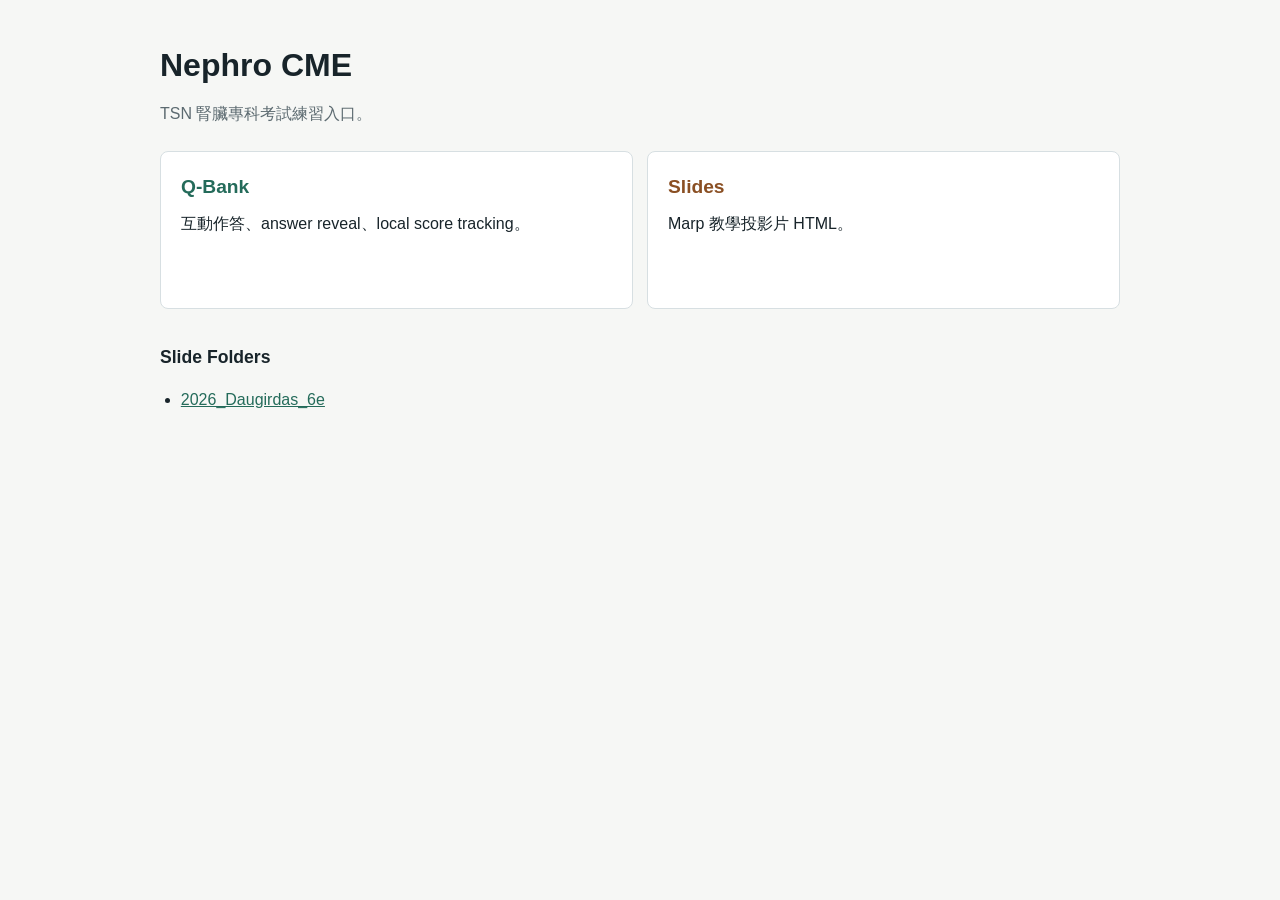
<file: docs/index.html>
<!doctype html>
<html lang="zh-TW">
<head>
  <meta charset="utf-8">
  <meta name="viewport" content="width=device-width, initial-scale=1">
  <title>Nephro CME</title>
  <style>
    body { margin: 0; font-family: -apple-system, BlinkMacSystemFont, "Segoe UI", "PingFang TC", sans-serif; color: #18242a; background: #f6f7f5; line-height: 1.6; }
    main { max-width: 960px; margin: 0 auto; padding: 40px 24px; }
    h1 { margin: 0 0 10px; font-size: 2rem; letter-spacing: 0; }
    p { margin: 0 0 22px; color: #5c6a70; }
    .actions { display: grid; grid-template-columns: repeat(2, minmax(0, 1fr)); gap: 14px; margin: 24px 0 34px; }
    .cta { display: block; min-height: 116px; padding: 20px; border: 1px solid #d7dfe2; border-radius: 8px; background: #fff; color: #18242a; text-decoration: none; }
    .cta strong { display: block; margin-bottom: 8px; font-size: 1.2rem; color: #246b5a; }
    .cta.secondary strong { color: #8a4f23; }
    h2 { margin-top: 30px; font-size: 1.1rem; }
    ul { padding-left: 1.3em; }
    li { margin: 5px 0; }
    a { color: #246b5a; }
    @media (max-width: 680px) { .actions { grid-template-columns: 1fr; } main { padding: 28px 18px; } }
  </style>
</head>
<body>
  <main>
    <h1>Nephro CME</h1>
    <p>TSN 腎臟專科考試練習入口。</p>

    <nav class="actions" aria-label="Primary navigation">
      <a class="cta" href="qbank/">
        <strong>Q-Bank</strong>
        互動作答、answer reveal、local score tracking。
      </a>
      <a class="cta secondary" href="slides/">
        <strong>Slides</strong>
        Marp 教學投影片 HTML。
      </a>
    </nav>

    <h2>Slide Folders</h2>
    <ul>
      <li><a href="slides/2026_Daugirdas_6e/">2026_Daugirdas_6e</a></li>
    </ul>
  </main>
</body>
</html>
</file>
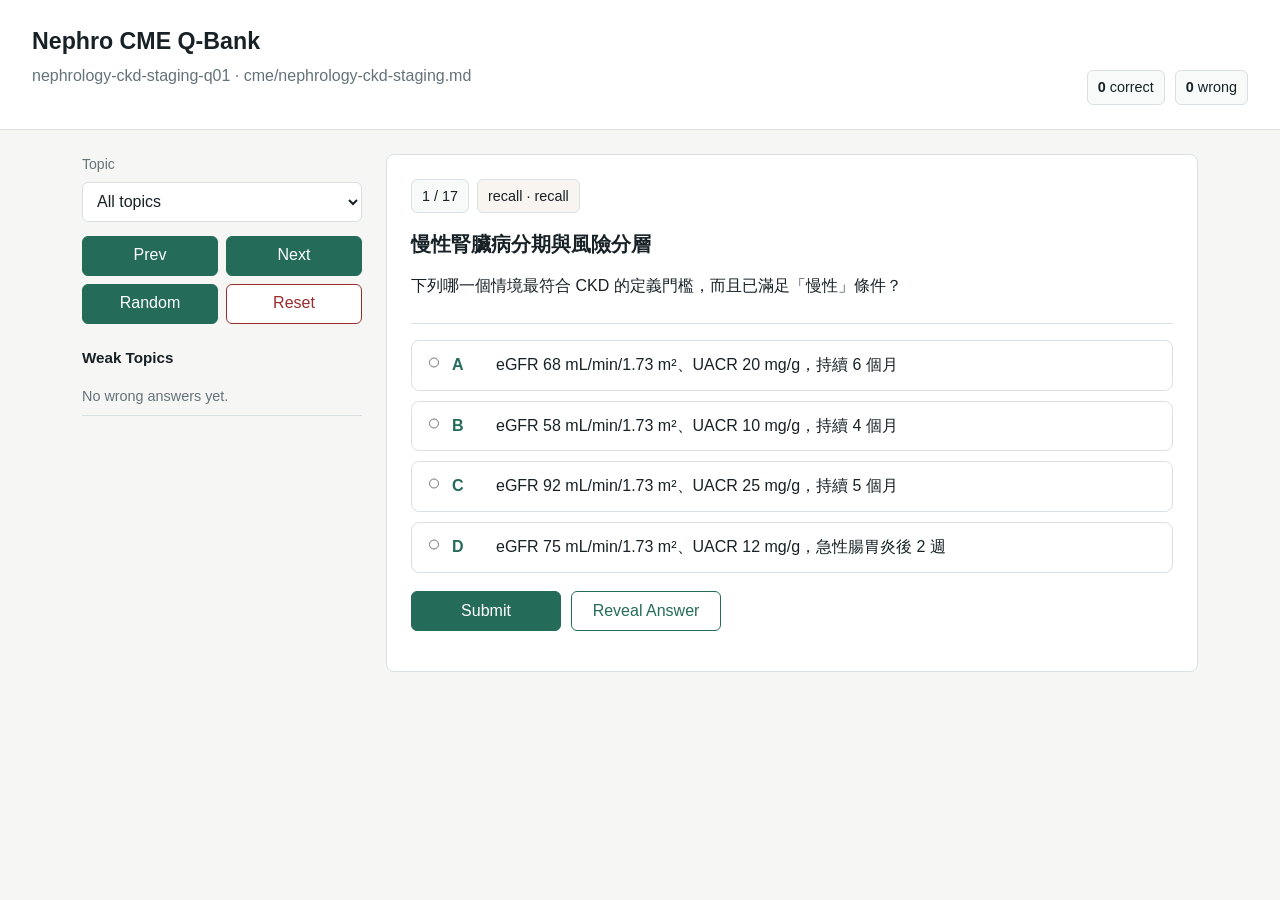
<file: docs/qbank/index.html>
<!doctype html>
<html lang="zh-TW">
<head>
  <meta charset="utf-8">
  <meta name="viewport" content="width=device-width, initial-scale=1">
  <title>Nephro CME Q-Bank</title>
  <link rel="stylesheet" href="style.css">
</head>
<body>
  <header class="topbar">
    <div>
      <h1>Nephro CME Q-Bank</h1>
      <p id="question-meta" class="muted">Loading questions...</p>
    </div>
    <div class="score" aria-live="polite">
      <span><strong id="score-correct">0</strong> correct</span>
      <span><strong id="score-wrong">0</strong> wrong</span>
    </div>
  </header>

  <main class="layout">
    <aside class="toolbar" aria-label="Question controls">
      <label for="topic-filter">Topic</label>
      <select id="topic-filter"></select>

      <div class="button-grid">
        <button id="prev-btn" type="button">Prev</button>
        <button id="next-btn" type="button">Next</button>
        <button id="random-btn" type="button">Random</button>
        <button id="reset-btn" type="button" class="danger">Reset</button>
      </div>

      <section class="weak-topics">
        <h2>Weak Topics</h2>
        <ul id="weak-topic-list"></ul>
      </section>
    </aside>

    <section class="question-panel" aria-live="polite">
      <div id="empty-state" class="empty" hidden>No questions available.</div>

      <article id="question-card">
        <div class="question-head">
          <span id="question-count" class="pill"></span>
          <span id="question-difficulty" class="pill secondary"></span>
        </div>

        <h2 id="question-title"></h2>
        <div id="stem" class="stem"></div>

        <form id="answer-form" class="options"></form>

        <div class="actions">
          <button id="submit-btn" type="button">Submit</button>
          <button id="reveal-btn" type="button" class="secondary-action">Reveal Answer</button>
        </div>

        <section id="result" class="result" hidden></section>
        <section id="why-blocks" class="why-grid" hidden></section>
      </article>
    </section>
  </main>

  <script src="app.js"></script>
</body>
</html>
</file>
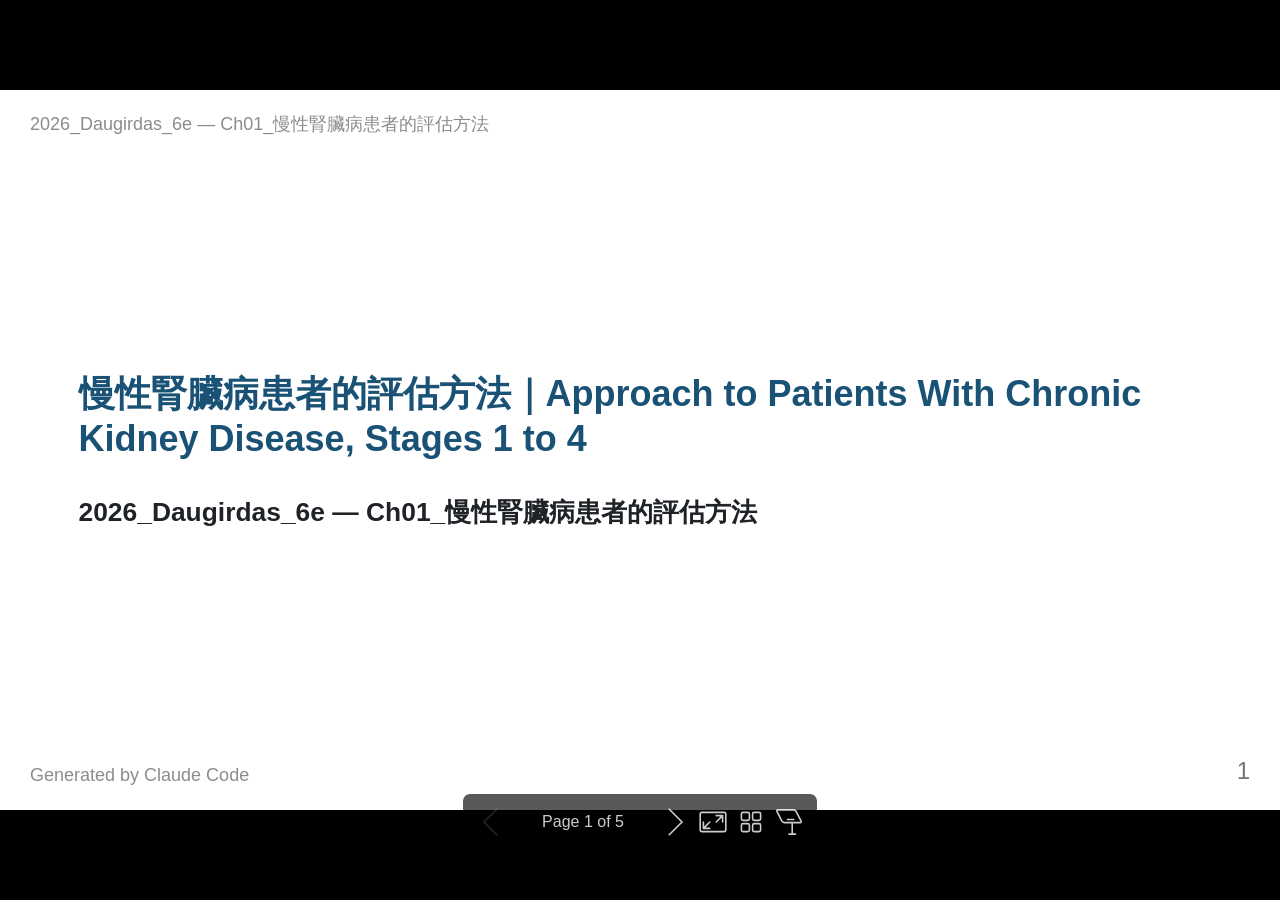
<file: docs/slides/2026_Daugirdas_6e/Ch01_慢性腎臟病患者的評估方法.html>
<!DOCTYPE html><html lang="zh-TW"><head><title>慢性腎臟病患者的評估方法｜Approach to Patients With Chronic Kidney Disease, Stages 1 to 4</title><meta property="og:title" content="慢性腎臟病患者的評估方法｜Approach to Patients With Chronic Kidney Disease, Stages 1 to 4"><meta charset="UTF-8"><meta name="viewport" content="width=device-width,height=device-height,initial-scale=1.0"><meta name="apple-mobile-web-app-capable" content="yes"><meta http-equiv="X-UA-Compatible" content="ie=edge"><meta property="og:type" content="website"><meta name="twitter:card" content="summary"><style>@media screen{body[data-bespoke-view=""] .bespoke-marp-parent>.bespoke-marp-osc>button,body[data-bespoke-view=next] .bespoke-marp-parent>.bespoke-marp-osc>button,body[data-bespoke-view=overview] button.bespoke-marp-overview-close,body[data-bespoke-view=presenter] .bespoke-marp-presenter-container .bespoke-marp-presenter-info-container .bespoke-marp-presenter-info-page-area .bespoke-marp-presenter-info-page,body[data-bespoke-view=presenter] .bespoke-marp-presenter-container .bespoke-marp-presenter-info-container button,body[data-bespoke-view=presenter] .bespoke-marp-presenter-container .bespoke-marp-presenter-note-container button{appearance:none;background-color:initial;border:0;color:inherit;cursor:pointer;font-size:inherit;opacity:.8;outline:none;padding:0;transition:opacity .2s linear;-webkit-tap-highlight-color:transparent}body[data-bespoke-view=""] .bespoke-marp-parent>.bespoke-marp-osc>button:disabled,body[data-bespoke-view=next] .bespoke-marp-parent>.bespoke-marp-osc>button:disabled,body[data-bespoke-view=overview] button.bespoke-marp-overview-close:disabled,body[data-bespoke-view=presenter] .bespoke-marp-presenter-container .bespoke-marp-presenter-info-container .bespoke-marp-presenter-info-page-area .bespoke-marp-presenter-info-page:disabled,body[data-bespoke-view=presenter] .bespoke-marp-presenter-container .bespoke-marp-presenter-info-container button:disabled,body[data-bespoke-view=presenter] .bespoke-marp-presenter-container .bespoke-marp-presenter-note-container button:disabled{cursor:not-allowed;opacity:.15!important}body[data-bespoke-view=""] .bespoke-marp-parent>.bespoke-marp-osc>button:hover,body[data-bespoke-view=next] .bespoke-marp-parent>.bespoke-marp-osc>button:hover,body[data-bespoke-view=overview] button.bespoke-marp-overview-close:hover,body[data-bespoke-view=presenter] .bespoke-marp-presenter-container .bespoke-marp-presenter-info-container .bespoke-marp-presenter-info-page-area .bespoke-marp-presenter-info-page:hover,body[data-bespoke-view=presenter] .bespoke-marp-presenter-container .bespoke-marp-presenter-info-container button:hover,body[data-bespoke-view=presenter] .bespoke-marp-presenter-container .bespoke-marp-presenter-note-container button:hover{opacity:1}body[data-bespoke-view=""] .bespoke-marp-parent>.bespoke-marp-osc>button:hover:active,body[data-bespoke-view=next] .bespoke-marp-parent>.bespoke-marp-osc>button:hover:active,body[data-bespoke-view=overview] button.bespoke-marp-overview-close:hover:active,body[data-bespoke-view=presenter] .bespoke-marp-presenter-container .bespoke-marp-presenter-info-container .bespoke-marp-presenter-info-page-area .bespoke-marp-presenter-info-page:hover:active,body[data-bespoke-view=presenter] .bespoke-marp-presenter-container .bespoke-marp-presenter-info-container button:hover:active,body[data-bespoke-view=presenter] .bespoke-marp-presenter-container .bespoke-marp-presenter-note-container button:hover:active{opacity:.6}body[data-bespoke-view=""] .bespoke-marp-parent>.bespoke-marp-osc>button:hover:not(:disabled),body[data-bespoke-view=next] .bespoke-marp-parent>.bespoke-marp-osc>button:hover:not(:disabled),body[data-bespoke-view=overview] button.bespoke-marp-overview-close:hover:not(:disabled),body[data-bespoke-view=presenter] .bespoke-marp-presenter-container .bespoke-marp-presenter-info-container .bespoke-marp-presenter-info-page-area .bespoke-marp-presenter-info-page:hover:not(:disabled),body[data-bespoke-view=presenter] .bespoke-marp-presenter-container .bespoke-marp-presenter-info-container button:hover:not(:disabled),body[data-bespoke-view=presenter] .bespoke-marp-presenter-container .bespoke-marp-presenter-note-container button:hover:not(:disabled){transition:none}body[data-bespoke-view=""] .bespoke-marp-parent>.bespoke-marp-osc>button[data-bespoke-marp-osc=prev],body[data-bespoke-view=next] .bespoke-marp-parent>.bespoke-marp-osc>button[data-bespoke-marp-osc=prev],body[data-bespoke-view=presenter] .bespoke-marp-presenter-container .bespoke-marp-presenter-info-container button.bespoke-marp-presenter-info-page-prev{background:#0000 url("[data-uri]") no-repeat 50%;background-size:contain;overflow:hidden;text-indent:100%;white-space:nowrap}body[data-bespoke-view=""] .bespoke-marp-parent>.bespoke-marp-osc>button[data-bespoke-marp-osc=next],body[data-bespoke-view=next] .bespoke-marp-parent>.bespoke-marp-osc>button[data-bespoke-marp-osc=next],body[data-bespoke-view=presenter] .bespoke-marp-presenter-container .bespoke-marp-presenter-info-container button.bespoke-marp-presenter-info-page-next{background:#0000 url("[data-uri]") no-repeat 50%;background-size:contain;overflow:hidden;text-indent:100%;white-space:nowrap}body[data-bespoke-view=""] .bespoke-marp-parent>.bespoke-marp-osc>button[data-bespoke-marp-osc=fullscreen],body[data-bespoke-view=next] .bespoke-marp-parent>.bespoke-marp-osc>button[data-bespoke-marp-osc=fullscreen]{background:#0000 url("[data-uri]") no-repeat 50%;background-size:contain;overflow:hidden;text-indent:100%;white-space:nowrap}body[data-bespoke-view=""] .bespoke-marp-parent>.bespoke-marp-osc>button.exit[data-bespoke-marp-osc=fullscreen],body[data-bespoke-view=next] .bespoke-marp-parent>.bespoke-marp-osc>button.exit[data-bespoke-marp-osc=fullscreen]{background-image:url("[data-uri]")}body[data-bespoke-view=""] .bespoke-marp-parent>.bespoke-marp-osc>button[data-bespoke-marp-osc=presenter],body[data-bespoke-view=next] .bespoke-marp-parent>.bespoke-marp-osc>button[data-bespoke-marp-osc=presenter]{background:#0000 url("[data-uri]") no-repeat 50%;background-size:contain;overflow:hidden;text-indent:100%;white-space:nowrap}body[data-bespoke-view=overview] button.bespoke-marp-overview-close,body[data-bespoke-view=presenter] .bespoke-marp-presenter-container .bespoke-marp-presenter-note-container button.bespoke-marp-presenter-note-bigger{background:#0000 url("[data-uri]") no-repeat 50%;background-size:contain;overflow:hidden;text-indent:100%;white-space:nowrap}body[data-bespoke-view=presenter] .bespoke-marp-presenter-container .bespoke-marp-presenter-note-container button.bespoke-marp-presenter-note-smaller{background:#0000 url("[data-uri]") no-repeat 50%;background-size:contain;overflow:hidden;text-indent:100%;white-space:nowrap}body[data-bespoke-view=""] .bespoke-marp-parent>.bespoke-marp-osc>button[data-bespoke-marp-osc=overview],body[data-bespoke-view=next] .bespoke-marp-parent>.bespoke-marp-osc>button[data-bespoke-marp-osc=overview]{background:#0000 url("[data-uri]") no-repeat 50%;background-size:contain;overflow:hidden;text-indent:100%;white-space:nowrap}}@keyframes __bespoke_marp_transition_reduced_outgoing__{0%{opacity:1}to{opacity:0}}@keyframes __bespoke_marp_transition_reduced_incoming__{0%{mix-blend-mode:plus-lighter;opacity:0}to{mix-blend-mode:plus-lighter;opacity:1}}.bespoke-marp-note,.bespoke-marp-osc,.bespoke-progress-parent{display:none;transition:none}@media screen{::view-transition-group(*){animation-duration:var(--marp-bespoke-transition-animation-duration,.5s);animation-timing-function:ease}::view-transition-new(*),::view-transition-old(*){animation-delay:0s;animation-direction:var(--marp-bespoke-transition-animation-direction,normal);animation-duration:var(--marp-bespoke-transition-animation-duration,.5s);animation-fill-mode:both;animation-name:var(--marp-bespoke-transition-animation-name,var(--marp-bespoke-transition-animation-name-fallback,__bespoke_marp_transition_no_animation__));mix-blend-mode:normal}::view-transition-old(*){--marp-bespoke-transition-animation-name-fallback:__bespoke_marp_transition_reduced_outgoing__;animation-timing-function:ease}::view-transition-new(*){--marp-bespoke-transition-animation-name-fallback:__bespoke_marp_transition_reduced_incoming__;animation-timing-function:ease}::view-transition-new(root),::view-transition-old(root){animation-timing-function:linear}::view-transition-new(__bespoke_marp_transition_osc__),::view-transition-old(__bespoke_marp_transition_osc__){animation-duration:0s!important;animation-name:__bespoke_marp_transition_osc__!important}::view-transition-new(__bespoke_marp_transition_osc__){opacity:0!important}.bespoke-marp-transition-warming-up::view-transition-group(*),.bespoke-marp-transition-warming-up::view-transition-new(*),.bespoke-marp-transition-warming-up::view-transition-old(*){animation-play-state:paused!important}body,html{height:100%;margin:0}body{background:#000;overflow:hidden}svg.bespoke-marp-slide{content-visibility:hidden;interactivity:inert;opacity:0;pointer-events:none;z-index:-1}svg.bespoke-marp-slide:not(.bespoke-marp-active) *{view-transition-name:none!important}svg.bespoke-marp-slide.bespoke-marp-active{content-visibility:visible;interactivity:auto;opacity:1;pointer-events:auto;z-index:0}svg.bespoke-marp-slide.bespoke-marp-active.bespoke-marp-active-ready *{animation-name:__bespoke_marp__!important}@supports not (content-visibility:hidden){svg.bespoke-marp-slide[data-bespoke-marp-load=hideable]{display:none}svg.bespoke-marp-slide[data-bespoke-marp-load=hideable].bespoke-marp-active{display:block}}}@media screen and (prefers-reduced-motion:reduce){svg.bespoke-marp-slide *{view-transition-name:none!important}}@media screen{[data-bespoke-marp-fragment=inactive]{visibility:hidden}body[data-bespoke-view=""] .bespoke-marp-parent,body[data-bespoke-view=next] .bespoke-marp-parent{inset:0;position:absolute}body[data-bespoke-view=""] .bespoke-marp-parent>.bespoke-marp-osc,body[data-bespoke-view=next] .bespoke-marp-parent>.bespoke-marp-osc{background:#000000a6;border-radius:7px;bottom:50px;color:#fff;contain:paint;display:block;font-family:Helvetica,Arial,sans-serif;font-size:16px;left:50%;line-height:0;opacity:1;padding:12px;position:absolute;touch-action:manipulation;transform:translateX(-50%);transition:opacity .2s linear;-webkit-user-select:none;user-select:none;view-transition-name:__bespoke_marp_transition_osc__;white-space:nowrap;will-change:transform;z-index:1}body[data-bespoke-view=""] .bespoke-marp-parent>.bespoke-marp-osc>:where(*),body[data-bespoke-view=next] .bespoke-marp-parent>.bespoke-marp-osc>:where(*){margin-left:6px}body[data-bespoke-view=""] .bespoke-marp-parent>.bespoke-marp-osc>:where(*):where(:first-child),body[data-bespoke-view=next] .bespoke-marp-parent>.bespoke-marp-osc>:where(*):where(:first-child){margin-left:0}body[data-bespoke-view=""] .bespoke-marp-parent>.bespoke-marp-osc>span,body[data-bespoke-view=next] .bespoke-marp-parent>.bespoke-marp-osc>span{opacity:.8}body[data-bespoke-view=""] .bespoke-marp-parent>.bespoke-marp-osc>span[data-bespoke-marp-osc=page],body[data-bespoke-view=next] .bespoke-marp-parent>.bespoke-marp-osc>span[data-bespoke-marp-osc=page]{display:inline-block;min-width:140px;text-align:center}body[data-bespoke-view=""] .bespoke-marp-parent>.bespoke-marp-osc>button[data-bespoke-marp-osc=fullscreen],body[data-bespoke-view=""] .bespoke-marp-parent>.bespoke-marp-osc>button[data-bespoke-marp-osc=next],body[data-bespoke-view=""] .bespoke-marp-parent>.bespoke-marp-osc>button[data-bespoke-marp-osc=overview],body[data-bespoke-view=""] .bespoke-marp-parent>.bespoke-marp-osc>button[data-bespoke-marp-osc=presenter],body[data-bespoke-view=""] .bespoke-marp-parent>.bespoke-marp-osc>button[data-bespoke-marp-osc=prev],body[data-bespoke-view=next] .bespoke-marp-parent>.bespoke-marp-osc>button[data-bespoke-marp-osc=fullscreen],body[data-bespoke-view=next] .bespoke-marp-parent>.bespoke-marp-osc>button[data-bespoke-marp-osc=next],body[data-bespoke-view=next] .bespoke-marp-parent>.bespoke-marp-osc>button[data-bespoke-marp-osc=overview],body[data-bespoke-view=next] .bespoke-marp-parent>.bespoke-marp-osc>button[data-bespoke-marp-osc=presenter],body[data-bespoke-view=next] .bespoke-marp-parent>.bespoke-marp-osc>button[data-bespoke-marp-osc=prev]{height:32px;line-height:32px;width:32px}body[data-bespoke-view=""] .bespoke-marp-parent.bespoke-marp-inactive,body[data-bespoke-view=next] .bespoke-marp-parent.bespoke-marp-inactive{cursor:none}body[data-bespoke-view=""] .bespoke-marp-parent.bespoke-marp-inactive>.bespoke-marp-osc,body[data-bespoke-view=next] .bespoke-marp-parent.bespoke-marp-inactive>.bespoke-marp-osc{opacity:0;pointer-events:none}body[data-bespoke-view=""] svg.bespoke-marp-slide,body[data-bespoke-view=next] svg.bespoke-marp-slide{height:100%;left:0;position:absolute;top:0;width:100%}body[data-bespoke-view=""] .bespoke-progress-parent{background:#222;display:flex;height:5px;width:100%}body[data-bespoke-view=""] .bespoke-progress-parent+:where(.bespoke-marp-parent){top:5px}body[data-bespoke-view=""] .bespoke-progress-parent .bespoke-progress-bar{background:#0288d1;flex:0 0 0;transition:flex-basis .2s cubic-bezier(0,1,1,1)}body[data-bespoke-view=next]{background:#0000}body[data-bespoke-view=presenter]{background:#161616}body[data-bespoke-view=presenter] .bespoke-marp-presenter-container{display:grid;font-family:Helvetica,Arial,sans-serif;grid-template:"current dragbar next" minmax(140px,1fr) "current dragbar note" 2fr "info    dragbar note" 3em;grid-template-columns:minmax(3px,var(--bespoke-marp-presenter-split-ratio,66%)) 0 minmax(3px,1fr);height:100%;left:0;position:absolute;top:0;width:100%}body[data-bespoke-view=presenter] .bespoke-marp-presenter-container :where(.bespoke-marp-parent){grid-area:current;overflow:hidden;position:relative}body[data-bespoke-view=presenter] .bespoke-marp-presenter-container :where(.bespoke-marp-parent) :where(svg.bespoke-marp-slide){height:calc(100% - 40px);left:20px;pointer-events:none;position:absolute;top:20px;-webkit-user-select:none;user-select:none;width:calc(100% - 40px)}body[data-bespoke-view=presenter] .bespoke-marp-presenter-container :where(.bespoke-marp-parent) :where(svg.bespoke-marp-slide).bespoke-marp-active{filter:drop-shadow(0 3px 10px rgba(0,0,0,.5))}body[data-bespoke-view=presenter] .bespoke-marp-presenter-container .bespoke-marp-presenter-dragbar-container{background:#0288d1;cursor:col-resize;grid-area:dragbar;margin-left:-3px;opacity:0;position:relative;transition:opacity .4s linear .1s;width:6px;z-index:10}body[data-bespoke-view=presenter] .bespoke-marp-presenter-container .bespoke-marp-presenter-dragbar-container:hover{opacity:1}body[data-bespoke-view=presenter] .bespoke-marp-presenter-container .bespoke-marp-presenter-dragbar-container.active{opacity:1;transition-delay:0s}body[data-bespoke-view=presenter] .bespoke-marp-presenter-container .bespoke-marp-presenter-next-container{background:#222;cursor:pointer;display:none;grid-area:next;overflow:hidden;position:relative}body[data-bespoke-view=presenter] .bespoke-marp-presenter-container .bespoke-marp-presenter-next-container.active{display:block}body[data-bespoke-view=presenter] .bespoke-marp-presenter-container .bespoke-marp-presenter-next-container iframe.bespoke-marp-presenter-next{background:#0000;border:0;display:block;filter:drop-shadow(0 3px 10px rgba(0,0,0,.5));height:calc(100% - 40px);left:20px;pointer-events:none;position:absolute;interactivity:inert;top:20px;-webkit-user-select:none;user-select:none;width:calc(100% - 40px)}body[data-bespoke-view=presenter] .bespoke-marp-presenter-container .bespoke-marp-presenter-note-container{background:#222;color:#eee;grid-area:note;position:relative;z-index:1}body[data-bespoke-view=presenter] .bespoke-marp-presenter-container .bespoke-marp-presenter-note-container button{height:1.5em;line-height:1.5em;width:1.5em}body[data-bespoke-view=presenter] .bespoke-marp-presenter-container .bespoke-marp-presenter-note-container .bespoke-marp-presenter-note-wrapper{display:block;inset:0;position:absolute}body[data-bespoke-view=presenter] .bespoke-marp-presenter-container .bespoke-marp-presenter-note-container .bespoke-marp-presenter-note-buttons{background:#000000a6;border-radius:4px;bottom:0;display:flex;gap:4px;margin:12px;opacity:0;padding:6px;pointer-events:none;position:absolute;right:0;transition:opacity .2s linear}body[data-bespoke-view=presenter] .bespoke-marp-presenter-container .bespoke-marp-presenter-note-container .bespoke-marp-presenter-note-buttons:focus-within,body[data-bespoke-view=presenter] .bespoke-marp-presenter-container .bespoke-marp-presenter-note-container .bespoke-marp-presenter-note-wrapper:focus-within+.bespoke-marp-presenter-note-buttons,body[data-bespoke-view=presenter] .bespoke-marp-presenter-container .bespoke-marp-presenter-note-container:hover .bespoke-marp-presenter-note-buttons{opacity:1;pointer-events:auto}body[data-bespoke-view=presenter] .bespoke-marp-presenter-container .bespoke-marp-presenter-note-container .bespoke-marp-note{box-sizing:border-box;font-size:calc(1.1em*var(--bespoke-marp-note-font-scale, 1));height:calc(100% - 40px);margin:20px;overflow:auto;padding-right:3px;white-space:pre-wrap;width:calc(100% - 40px);word-wrap:break-word;scrollbar-color:#eeeeee80 #0000;scrollbar-width:thin}body[data-bespoke-view=presenter] .bespoke-marp-presenter-container .bespoke-marp-presenter-note-container .bespoke-marp-note::-webkit-scrollbar{width:6px}body[data-bespoke-view=presenter] .bespoke-marp-presenter-container .bespoke-marp-presenter-note-container .bespoke-marp-note::-webkit-scrollbar-track{background:#0000}body[data-bespoke-view=presenter] .bespoke-marp-presenter-container .bespoke-marp-presenter-note-container .bespoke-marp-note::-webkit-scrollbar-thumb{background:#eeeeee80;border-radius:6px}body[data-bespoke-view=presenter] .bespoke-marp-presenter-container .bespoke-marp-presenter-note-container .bespoke-marp-note:empty{pointer-events:none}body[data-bespoke-view=presenter] .bespoke-marp-presenter-container .bespoke-marp-presenter-note-container .bespoke-marp-note.active{display:block}body[data-bespoke-view=presenter] .bespoke-marp-presenter-container .bespoke-marp-presenter-note-container .bespoke-marp-note p:first-child{margin-top:0}body[data-bespoke-view=presenter] .bespoke-marp-presenter-container .bespoke-marp-presenter-note-container .bespoke-marp-note p:last-child{margin-bottom:0}body[data-bespoke-view=presenter] .bespoke-marp-presenter-container .bespoke-marp-presenter-info-container{align-items:center;box-sizing:border-box;color:#eee;display:flex;flex-wrap:nowrap;grid-area:info;justify-content:center;overflow:hidden;padding:0 10px}body[data-bespoke-view=presenter] .bespoke-marp-presenter-container .bespoke-marp-presenter-info-container .bespoke-marp-presenter-info-page-area,body[data-bespoke-view=presenter] .bespoke-marp-presenter-container .bespoke-marp-presenter-info-container .bespoke-marp-presenter-info-time,body[data-bespoke-view=presenter] .bespoke-marp-presenter-container .bespoke-marp-presenter-info-container .bespoke-marp-presenter-info-timer{box-sizing:border-box;display:block;padding:0 10px;white-space:nowrap;width:100%}body[data-bespoke-view=presenter] .bespoke-marp-presenter-container .bespoke-marp-presenter-info-container button{height:1.5em;line-height:1.5em;width:1.5em}body[data-bespoke-view=presenter] .bespoke-marp-presenter-container .bespoke-marp-presenter-info-container .bespoke-marp-presenter-info-page-area{order:2;text-align:center}body[data-bespoke-view=presenter] .bespoke-marp-presenter-container .bespoke-marp-presenter-info-container .bespoke-marp-presenter-info-page-area .bespoke-marp-presenter-info-page{display:inline-block;min-width:120px;text-align:center}body[data-bespoke-view=presenter] .bespoke-marp-presenter-container .bespoke-marp-presenter-info-container .bespoke-marp-presenter-info-time{color:#999;order:1;text-align:left}body[data-bespoke-view=presenter] .bespoke-marp-presenter-container .bespoke-marp-presenter-info-container .bespoke-marp-presenter-info-timer{color:#999;order:3;text-align:right}body[data-bespoke-view=presenter] .bespoke-marp-presenter-container .bespoke-marp-presenter-info-container .bespoke-marp-presenter-info-timer:hover{cursor:pointer}body[data-bespoke-view=overview]{background:#161616;overflow:auto}body[data-bespoke-view=overview] [data-bespoke-marp-fragment=inactive]{visibility:visible}body[data-bespoke-view=overview] .bespoke-marp-overview-header{backdrop-filter:blur(4px);background:#222222d9;box-shadow:0 3px 10px #00000080;box-sizing:border-box;display:flex;height:48px;inset:0 0 auto;justify-content:flex-end;padding:10px;position:fixed;z-index:1}body[data-bespoke-view=overview] button.bespoke-marp-overview-close{height:28px;line-height:28px;transform:rotate(45deg);width:28px}body[data-bespoke-view=overview] .bespoke-marp-parent{display:grid;gap:40px;grid-template-columns:repeat(auto-fit,minmax(0,240px));justify-content:space-around;padding:30px}body[data-bespoke-view=overview] .bespoke-marp-parent svg.bespoke-marp-slide{--bov-selected:#0000;--bov-focus:#161616;--bov-focus-outline:#0000;background-image:conic-gradient(#161616 0 0),conic-gradient(var(--bov-focus) 0 0),conic-gradient(var(--bov-focus-outline) 0 0),conic-gradient(var(--bov-selected) 0 0);background-position:5px 5px,3px 3px,2px 2px,0 0;background-repeat:no-repeat;background-size:calc(100% - 10px) calc(100% - 10px),calc(100% - 6px) calc(100% - 6px),calc(100% - 4px) calc(100% - 4px),100% 100%;content-visibility:visible;cursor:pointer;filter:drop-shadow(0 3px 10px rgba(0,0,0,.5));margin:-6px;padding:6px;interactivity:auto;opacity:1;outline:0;pointer-events:auto;scroll-margin-block:30px;width:100%;z-index:0}body[data-bespoke-view=overview] .bespoke-marp-parent svg.bespoke-marp-slide *,body[data-bespoke-view=overview] .bespoke-marp-parent svg.bespoke-marp-slide.bespoke-marp-active *{pointer-events:none;interactivity:inert}body[data-bespoke-view=overview] .bespoke-marp-parent svg.bespoke-marp-slide:active,body[data-bespoke-view=overview] .bespoke-marp-parent svg.bespoke-marp-slide:focus-visible,body[data-bespoke-view=overview] .bespoke-marp-parent svg.bespoke-marp-slide:hover{--bov-focus-outline:#161616}body[data-bespoke-view=overview] .bespoke-marp-parent svg.bespoke-marp-slide:focus-visible,body[data-bespoke-view=overview] .bespoke-marp-parent svg.bespoke-marp-slide:hover{--bov-focus:#999}body[data-bespoke-view=overview] .bespoke-marp-parent svg.bespoke-marp-slide:active{--bov-focus:#eee}body[data-bespoke-view=overview] .bespoke-marp-parent svg.bespoke-marp-slide.bespoke-marp-active{--bov-selected:#0288d1}body[data-bespoke-view=overview]:has(.bespoke-marp-overview-header) .bespoke-marp-parent{padding-top:78px}body[data-bespoke-view=overview]:has(.bespoke-marp-overview-header) .bespoke-marp-parent svg.bespoke-marp-slide{scroll-margin-top:78px}.bespoke-marp-overview{background:#000000a6;inset:0;opacity:0;pointer-events:none;position:fixed;transition:opacity .1s ease;z-index:10}.bespoke-marp-overview iframe{background:#222;border:0;display:block;height:100%;left:0;position:absolute;top:0;width:100%}.bespoke-marp-overview[data-open="1"]{opacity:1;pointer-events:auto}}@media print{.bespoke-marp-overview,.bespoke-marp-presenter-info-container,.bespoke-marp-presenter-next-container,.bespoke-marp-presenter-note-container{display:none}}</style><style>div#\:\$p > svg > foreignObject > section{width:1280px;height:720px;box-sizing:border-box;overflow:hidden;position:relative;scroll-snap-align:center center;-webkit-text-size-adjust:100%;text-size-adjust:100%}div#\:\$p > svg > foreignObject > section::after{bottom:0;content:attr(data-marpit-pagination);padding:inherit;pointer-events:none;position:absolute;right:0}div#\:\$p > svg > foreignObject > section:not([data-marpit-pagination])::after{display:none}div#\:\$p > svg > foreignObject > section :is(h1, marp-h1){font-size:2em;margin-block:0.67em}div#\:\$p > svg > foreignObject > section video::-webkit-media-controls{will-change:transform}@page {size:1280px 720px;margin:0}@media print{html, body{background-color:#fff;margin:0;page-break-inside:avoid;break-inside:avoid-page}div#\:\$p > svg > foreignObject > section{page-break-before:always;break-before:page}div#\:\$p > svg > foreignObject > section, div#\:\$p > svg > foreignObject > section *{-webkit-print-color-adjust:exact!important;animation-delay:0s!important;animation-duration:0s!important;color-adjust:exact!important;print-color-adjust:exact!important;transition:none!important}div#\:\$p > svg[data-marpit-svg]{display:block;height:100vh;width:100vw}}div#\:\$p > svg > foreignObject > :where(section){container-type:size}div#\:\$p > svg > foreignObject > section img[data-marp-twemoji]{background:transparent;height:1em;margin:0 .05em 0 .1em;vertical-align:-.1em;width:1em}div#\:\$p > svg > foreignObject > section{--fgColor-danger:light-dark(#d1242f, #f85149);--bgColor-attention-muted:light-dark(#fff8c5, #bb800926);--bgColor-muted:light-dark(#f6f8fa, #151b23);--bgColor-neutral-muted:light-dark(#818b981f, #656c7633);--borderColor-accent-emphasis:light-dark(#0969da, #1f6feb);--borderColor-attention-emphasis:light-dark(#9a6700, #9e6a03);--borderColor-danger-emphasis:light-dark(#cf222e, #da3633);--borderColor-default:light-dark(#d1d9e0, #3d444d);--borderColor-done-emphasis:light-dark(#8250df, #8957e5);--borderColor-success-emphasis:light-dark(#1a7f37, #238636);--color-prettylights-syntax-brackethighlighter-angle:light-dark(#59636e, #9198a1);--color-prettylights-syntax-brackethighlighter-unmatched:light-dark(#82071e, #f85149);--color-prettylights-syntax-carriage-return-bg:light-dark(#cf222e, #b62324);--color-prettylights-syntax-carriage-return-text:light-dark(#f6f8fa, #f0f6fc);--color-prettylights-syntax-comment:light-dark(#59636e, #9198a1);--color-prettylights-syntax-constant:light-dark(#0550ae, #79c0ff);--color-prettylights-syntax-constant-other-reference-link:light-dark(#0a3069, #a5d6ff);--color-prettylights-syntax-entity:light-dark(#6639ba, #d2a8ff);--color-prettylights-syntax-entity-tag:light-dark(#0550ae, #7ee787);--color-prettylights-syntax-invalid-illegal-text:light-dark(var(--fgColor-danger), var(--fgColor-danger));--color-prettylights-syntax-keyword:light-dark(#cf222e, #ff7b72);--color-prettylights-syntax-markup-changed-bg:light-dark(#ffd8b5, #5a1e02);--color-prettylights-syntax-markup-changed-text:light-dark(#953800, #ffdfb6);--color-prettylights-syntax-markup-deleted-bg:light-dark(#ffebe9, #67060c);--color-prettylights-syntax-markup-deleted-text:light-dark(#82071e, #ffdcd7);--color-prettylights-syntax-markup-heading:light-dark(#0550ae, #1f6feb);--color-prettylights-syntax-markup-ignored-bg:light-dark(#0550ae, #1158c7);--color-prettylights-syntax-markup-ignored-text:light-dark(#d1d9e0, #f0f6fc);--color-prettylights-syntax-markup-inserted-bg:light-dark(#dafbe1, #033a16);--color-prettylights-syntax-markup-inserted-text:light-dark(#116329, #aff5b4);--color-prettylights-syntax-markup-list:light-dark(#3b2300, #f2cc60);--color-prettylights-syntax-meta-diff-range:light-dark(#8250df, #d2a8ff);--color-prettylights-syntax-string:light-dark(#0a3069, #a5d6ff);--color-prettylights-syntax-string-regexp:light-dark(#116329, #7ee787);--color-prettylights-syntax-sublimelinter-gutter-mark:light-dark(#818b98, #3d444d);--color-prettylights-syntax-variable:light-dark(#953800, #ffa657);--fgColor-accent:light-dark(#0969da, #4493f8);--fgColor-attention:light-dark(#9a6700, #d29922);--fgColor-done:light-dark(#8250df, #ab7df8);--fgColor-muted:light-dark(#59636e, #9198a1);--fgColor-success:light-dark(#1a7f37, #3fb950);--bgColor-default:light-dark(#fff, #0d1117);--borderColor-muted:light-dark(#d1d9e0b3, #3d444db3);--color-prettylights-syntax-invalid-illegal-bg:light-dark(var(--bgColor-danger-muted), var(--bgColor-danger-muted));--color-prettylights-syntax-markup-bold:light-dark(#1f2328, #f0f6fc);--color-prettylights-syntax-markup-italic:light-dark(#1f2328, #f0f6fc);--color-prettylights-syntax-storage-modifier-import:light-dark(#1f2328, #f0f6fc);--fgColor-default:light-dark(#1f2328, #f0f6fc);--focus-outlineColor:light-dark(var(--borderColor-accent-emphasis), var(--borderColor-accent-emphasis));--borderColor-neutral-muted:light-dark(var(--borderColor-muted), var(--borderColor-muted));--base-size-16:calc(var(--marpit-root-font-size, 1rem) * 1);--base-size-24:calc(var(--marpit-root-font-size, 1rem) * 1.5);--base-size-4:calc(var(--marpit-root-font-size, 1rem) * 0.25);--base-size-40:calc(var(--marpit-root-font-size, 1rem) * 2.5);--base-size-8:calc(var(--marpit-root-font-size, 1rem) * 0.5);--base-text-weight-medium:500;--base-text-weight-normal:400;--base-text-weight-semibold:600;--fontStack-monospace:ui-monospace, SFMono-Regular, SF Mono, Menlo, Consolas, Liberation Mono, monospace;--fontStack-sansSerif:-apple-system, BlinkMacSystemFont, "Segoe UI", "Noto Sans", Helvetica, Arial, sans-serif, "Apple Color Emoji", "Segoe UI Emoji";}/*!
 * Marp default theme.
 *
 * @theme default
 * @author Yuki Hattori
 *
 * @auto-scaling true
 * @size 16:9 1280px 720px
 * @size 4:3 960px 720px
 */div#\:\$p > svg > foreignObject > section [data-theme=light],div#\:\$p > svg > foreignObject > section{color-scheme:light}div#\:\$p > svg > foreignObject > section [data-theme=dark],div#\:\$p > svg > foreignObject > section:where(.invert){color-scheme:dark}div#\:\$p > svg > foreignObject > section{-ms-text-size-adjust:100%;-webkit-text-size-adjust:100%;background-color:var(--bgColor-default);color:var(--fgColor-default);font-family:var(--fontStack-sansSerif, -apple-system, BlinkMacSystemFont, "Segoe UI", "Noto Sans", Helvetica, Arial, sans-serif, "Apple Color Emoji", "Segoe UI Emoji");font-size:16px;font-weight:var(--base-text-weight-normal, 400);line-height:1.5;margin:0;word-wrap:break-word}div#\:\$p > svg > foreignObject > section{--marpit-root-font-size:16px}div#\:\$p > svg > foreignObject > section a{text-decoration:underline;text-underline-offset:calc(var(--marpit-root-font-size, 1rem) * .2)}div#\:\$p > svg > foreignObject > section :is(h1, marp-h1):hover .anchor .octicon-link:before,div#\:\$p > svg > foreignObject > section :is(h2, marp-h2):hover .anchor .octicon-link:before,div#\:\$p > svg > foreignObject > section :is(h3, marp-h3):hover .anchor .octicon-link:before,div#\:\$p > svg > foreignObject > section :is(h4, marp-h4):hover .anchor .octicon-link:before,div#\:\$p > svg > foreignObject > section :is(h5, marp-h5):hover .anchor .octicon-link:before,div#\:\$p > svg > foreignObject > section :is(h6, marp-h6):hover .anchor .octicon-link:before{background-color:currentColor;content:" ";display:inline-block;height:16px;-webkit-mask-image:url('data:image/svg+xml;charset=utf-8,<svg xmlns="http://www.w3.org/2000/svg" aria-hidden="true" viewBox="0 0 16 16"><path fill-rule="evenodd" d="M7.775 3.275a.75.75 0 0 0 1.06 1.06l1.25-1.25a2 2 0 1 1 2.83 2.83l-2.5 2.5a2 2 0 0 1-2.83 0 .75.75 0 0 0-1.06 1.06 3.5 3.5 0 0 0 4.95 0l2.5-2.5a3.5 3.5 0 0 0-4.95-4.95zm-4.69 9.64a2 2 0 0 1 0-2.83l2.5-2.5a2 2 0 0 1 2.83 0 .75.75 0 0 0 1.06-1.06 3.5 3.5 0 0 0-4.95 0l-2.5 2.5a3.5 3.5 0 0 0 4.95 4.95l1.25-1.25a.75.75 0 0 0-1.06-1.06l-1.25 1.25a2 2 0 0 1-2.83 0"/></svg>');mask-image:url('data:image/svg+xml;charset=utf-8,<svg xmlns="http://www.w3.org/2000/svg" aria-hidden="true" viewBox="0 0 16 16"><path fill-rule="evenodd" d="M7.775 3.275a.75.75 0 0 0 1.06 1.06l1.25-1.25a2 2 0 1 1 2.83 2.83l-2.5 2.5a2 2 0 0 1-2.83 0 .75.75 0 0 0-1.06 1.06 3.5 3.5 0 0 0 4.95 0l2.5-2.5a3.5 3.5 0 0 0-4.95-4.95zm-4.69 9.64a2 2 0 0 1 0-2.83l2.5-2.5a2 2 0 0 1 2.83 0 .75.75 0 0 0 1.06-1.06 3.5 3.5 0 0 0-4.95 0l-2.5 2.5a3.5 3.5 0 0 0 4.95 4.95l1.25-1.25a.75.75 0 0 0-1.06-1.06l-1.25 1.25a2 2 0 0 1-2.83 0"/></svg>');width:16px}div#\:\$p > svg > foreignObject > section details,div#\:\$p > svg > foreignObject > section figcaption,div#\:\$p > svg > foreignObject > section figure{display:block}div#\:\$p > svg > foreignObject > section summary{display:list-item}div#\:\$p > svg > foreignObject > section [hidden]{display:none!important}div#\:\$p > svg > foreignObject > section a{background-color:transparent;color:var(--fgColor-accent);text-decoration:none}div#\:\$p > svg > foreignObject > section abbr[title]{border-bottom:none;-webkit-text-decoration:underline dotted;text-decoration:underline dotted}div#\:\$p > svg > foreignObject > section b,div#\:\$p > svg > foreignObject > section strong{font-weight:var(--base-text-weight-semibold, 600)}div#\:\$p > svg > foreignObject > section dfn{font-style:italic}div#\:\$p > svg > foreignObject > section :is(h1, marp-h1){border-bottom:1px solid var(--borderColor-muted);font-size:2em;font-weight:var(--base-text-weight-semibold, 600);margin:.67em 0;padding-bottom:.3em}div#\:\$p > svg > foreignObject > section mark{background-color:var(--bgColor-attention-muted);color:var(--fgColor-default)}div#\:\$p > svg > foreignObject > section small{font-size:90%}div#\:\$p > svg > foreignObject > section sub,div#\:\$p > svg > foreignObject > section sup{font-size:75%;line-height:0;position:relative;vertical-align:baseline}div#\:\$p > svg > foreignObject > section sub{bottom:-.25em}div#\:\$p > svg > foreignObject > section sup{top:-.5em}div#\:\$p > svg > foreignObject > section img{border-style:none;box-sizing:content-box;max-width:100%}div#\:\$p > svg > foreignObject > section code,div#\:\$p > svg > foreignObject > section kbd,div#\:\$p > svg > foreignObject > section :is(pre, marp-pre),div#\:\$p > svg > foreignObject > section samp{font-family:monospace;font-size:1em}div#\:\$p > svg > foreignObject > section figure{margin:1em var(--base-size-40)}div#\:\$p > svg > foreignObject > section hr{background:transparent;background-color:var(--borderColor-default);border:0;box-sizing:content-box;height:.25em;margin:var(--base-size-24) 0;overflow:hidden;padding:0}div#\:\$p > svg > foreignObject > section input{font:inherit;font-family:inherit;font-size:inherit;line-height:inherit;margin:0;overflow:visible}div#\:\$p > svg > foreignObject > section [type=button],div#\:\$p > svg > foreignObject > section [type=reset],div#\:\$p > svg > foreignObject > section [type=submit]{-webkit-appearance:button;-moz-appearance:button;appearance:button}div#\:\$p > svg > foreignObject > section [type=checkbox],div#\:\$p > svg > foreignObject > section [type=radio]{box-sizing:border-box;padding:0}div#\:\$p > svg > foreignObject > section [type=number]::-webkit-inner-spin-button,div#\:\$p > svg > foreignObject > section [type=number]::-webkit-outer-spin-button{height:auto}div#\:\$p > svg > foreignObject > section [type=search]::-webkit-search-cancel-button,div#\:\$p > svg > foreignObject > section [type=search]::-webkit-search-decoration{-webkit-appearance:none;appearance:none}div#\:\$p > svg > foreignObject > section ::-webkit-input-placeholder{color:inherit;opacity:.54}div#\:\$p > svg > foreignObject > section ::-webkit-file-upload-button{-webkit-appearance:button;appearance:button;font:inherit}div#\:\$p > svg > foreignObject > section a:hover{text-decoration:underline}div#\:\$p > svg > foreignObject > section ::-moz-placeholder{color:var(--fgColor-muted);opacity:1}div#\:\$p > svg > foreignObject > section ::placeholder{color:var(--fgColor-muted);opacity:1}div#\:\$p > svg > foreignObject > section hr:after,div#\:\$p > svg > foreignObject > section hr:before{content:"";display:table}div#\:\$p > svg > foreignObject > section hr:after{clear:both}div#\:\$p > svg > foreignObject > section table{border-collapse:collapse;border-spacing:0;display:block;font-variant:tabular-nums;max-width:100%;overflow:auto;width:-moz-max-content;width:max-content}div#\:\$p > svg > foreignObject > section td,div#\:\$p > svg > foreignObject > section th{padding:0}div#\:\$p > svg > foreignObject > section details summary{cursor:pointer}div#\:\$p > svg > foreignObject > section [role=button]:focus,div#\:\$p > svg > foreignObject > section a:focus,div#\:\$p > svg > foreignObject > section input[type=checkbox]:focus,div#\:\$p > svg > foreignObject > section input[type=radio]:focus{box-shadow:none;outline:2px solid var(--focus-outlineColor);outline-offset:-2px}div#\:\$p > svg > foreignObject > section [role=button]:focus:not(:focus-visible),div#\:\$p > svg > foreignObject > section a:focus:not(:focus-visible),div#\:\$p > svg > foreignObject > section input[type=checkbox]:focus:not(:focus-visible),div#\:\$p > svg > foreignObject > section input[type=radio]:focus:not(:focus-visible){outline:1px solid transparent}div#\:\$p > svg > foreignObject > section [role=button]:focus-visible,div#\:\$p > svg > foreignObject > section a:focus-visible,div#\:\$p > svg > foreignObject > section input[type=checkbox]:focus-visible,div#\:\$p > svg > foreignObject > section input[type=radio]:focus-visible{box-shadow:none;outline:2px solid var(--focus-outlineColor);outline-offset:-2px}div#\:\$p > svg > foreignObject > section a:not([class]):focus,div#\:\$p > svg > foreignObject > section a:not([class]):focus-visible,div#\:\$p > svg > foreignObject > section input[type=checkbox]:focus,div#\:\$p > svg > foreignObject > section input[type=checkbox]:focus-visible,div#\:\$p > svg > foreignObject > section input[type=radio]:focus,div#\:\$p > svg > foreignObject > section input[type=radio]:focus-visible{outline-offset:0}div#\:\$p > svg > foreignObject > section kbd{background-color:var(--bgColor-muted);border-bottom-color:var(--borderColor-neutral-muted);border:1px solid var(--borderColor-neutral-muted);border-radius:6px;box-shadow:inset 0 -1px 0 var(--borderColor-neutral-muted);color:var(--fgColor-default);display:inline-block;font:11px var(--fontStack-monospace, ui-monospace, SFMono-Regular, SF Mono, Menlo, Consolas, Liberation Mono, monospace);line-height:10px;padding:var(--base-size-4);vertical-align:middle}div#\:\$p > svg > foreignObject > section :is(h1, marp-h1),div#\:\$p > svg > foreignObject > section :is(h2, marp-h2),div#\:\$p > svg > foreignObject > section :is(h3, marp-h3),div#\:\$p > svg > foreignObject > section :is(h4, marp-h4),div#\:\$p > svg > foreignObject > section :is(h5, marp-h5),div#\:\$p > svg > foreignObject > section :is(h6, marp-h6){font-weight:var(--base-text-weight-semibold, 600);line-height:1.25;margin-bottom:var(--base-size-16);margin-top:var(--base-size-24)}div#\:\$p > svg > foreignObject > section :is(h2, marp-h2){border-bottom:1px solid var(--borderColor-muted);font-size:1.5em;padding-bottom:.3em}div#\:\$p > svg > foreignObject > section :is(h2, marp-h2),div#\:\$p > svg > foreignObject > section :is(h3, marp-h3){font-weight:var(--base-text-weight-semibold, 600)}div#\:\$p > svg > foreignObject > section :is(h3, marp-h3){font-size:1.25em}div#\:\$p > svg > foreignObject > section :is(h4, marp-h4){font-size:1em}div#\:\$p > svg > foreignObject > section :is(h4, marp-h4),div#\:\$p > svg > foreignObject > section :is(h5, marp-h5){font-weight:var(--base-text-weight-semibold, 600)}div#\:\$p > svg > foreignObject > section :is(h5, marp-h5){font-size:.875em}div#\:\$p > svg > foreignObject > section :is(h6, marp-h6){color:var(--fgColor-muted);font-size:.85em;font-weight:var(--base-text-weight-semibold, 600)}div#\:\$p > svg > foreignObject > section p{margin-bottom:10px;margin-top:0}div#\:\$p > svg > foreignObject > section blockquote{border-left:.25em solid var(--borderColor-default);color:var(--fgColor-muted);margin:0;padding:0 1em}div#\:\$p > svg > foreignObject > section ol,div#\:\$p > svg > foreignObject > section ul{margin-bottom:0;margin-top:0;padding-left:2em}div#\:\$p > svg > foreignObject > section ol ol,div#\:\$p > svg > foreignObject > section ul ol{list-style-type:lower-roman}div#\:\$p > svg > foreignObject > section ol ol ol,div#\:\$p > svg > foreignObject > section ol ul ol,div#\:\$p > svg > foreignObject > section ul ol ol,div#\:\$p > svg > foreignObject > section ul ul ol{list-style-type:lower-alpha}div#\:\$p > svg > foreignObject > section dd{margin-left:0}div#\:\$p > svg > foreignObject > section code,div#\:\$p > svg > foreignObject > section :is(pre, marp-pre),div#\:\$p > svg > foreignObject > section samp,div#\:\$p > svg > foreignObject > section tt{font-family:var(--fontStack-monospace, ui-monospace, SFMono-Regular, SF Mono, Menlo, Consolas, Liberation Mono, monospace);font-size:12px}div#\:\$p > svg > foreignObject > section :is(pre, marp-pre){margin-bottom:0;margin-top:0;word-wrap:normal}div#\:\$p > svg > foreignObject > section .octicon{display:inline-block;fill:currentColor;overflow:visible!important;vertical-align:text-bottom}div#\:\$p > svg > foreignObject > section input::-webkit-inner-spin-button,div#\:\$p > svg > foreignObject > section input::-webkit-outer-spin-button{-webkit-appearance:none;appearance:none;margin:0}div#\:\$p > svg > foreignObject > section .mr-2{margin-right:var(--base-size-8, 8px)!important}div#\:\$p > svg > foreignObject > section:after,div#\:\$p > svg > foreignObject > section:before{display:table}div#\:\$p > svg > foreignObject > section:after{clear:both}div#\:\$p > svg > foreignObject > section>:first-child{margin-top:0!important}div#\:\$p > svg > foreignObject > section>:last-child{margin-bottom:0!important}div#\:\$p > svg > foreignObject > section a:not([href]){color:inherit;text-decoration:none}div#\:\$p > svg > foreignObject > section .absent{color:var(--fgColor-danger)}div#\:\$p > svg > foreignObject > section .anchor{float:left;line-height:1;margin-left:-20px;padding-right:var(--base-size-4)}div#\:\$p > svg > foreignObject > section .anchor:focus{outline:none}div#\:\$p > svg > foreignObject > section blockquote,div#\:\$p > svg > foreignObject > section details,div#\:\$p > svg > foreignObject > section dl,div#\:\$p > svg > foreignObject > section ol,div#\:\$p > svg > foreignObject > section p,div#\:\$p > svg > foreignObject > section :is(pre, marp-pre),div#\:\$p > svg > foreignObject > section table,div#\:\$p > svg > foreignObject > section ul{margin-bottom:var(--base-size-16);margin-top:0}div#\:\$p > svg > foreignObject > section blockquote>:first-child{margin-top:0}div#\:\$p > svg > foreignObject > section blockquote>:last-child{margin-bottom:0}div#\:\$p > svg > foreignObject > section :is(h1, marp-h1) .octicon-link,div#\:\$p > svg > foreignObject > section :is(h2, marp-h2) .octicon-link,div#\:\$p > svg > foreignObject > section :is(h3, marp-h3) .octicon-link,div#\:\$p > svg > foreignObject > section :is(h4, marp-h4) .octicon-link,div#\:\$p > svg > foreignObject > section :is(h5, marp-h5) .octicon-link,div#\:\$p > svg > foreignObject > section :is(h6, marp-h6) .octicon-link{color:var(--fgColor-default);vertical-align:middle;visibility:hidden}div#\:\$p > svg > foreignObject > section :is(h1, marp-h1):hover .anchor,div#\:\$p > svg > foreignObject > section :is(h2, marp-h2):hover .anchor,div#\:\$p > svg > foreignObject > section :is(h3, marp-h3):hover .anchor,div#\:\$p > svg > foreignObject > section :is(h4, marp-h4):hover .anchor,div#\:\$p > svg > foreignObject > section :is(h5, marp-h5):hover .anchor,div#\:\$p > svg > foreignObject > section :is(h6, marp-h6):hover .anchor{text-decoration:none}div#\:\$p > svg > foreignObject > section :is(h1, marp-h1):hover .anchor .octicon-link,div#\:\$p > svg > foreignObject > section :is(h2, marp-h2):hover .anchor .octicon-link,div#\:\$p > svg > foreignObject > section :is(h3, marp-h3):hover .anchor .octicon-link,div#\:\$p > svg > foreignObject > section :is(h4, marp-h4):hover .anchor .octicon-link,div#\:\$p > svg > foreignObject > section :is(h5, marp-h5):hover .anchor .octicon-link,div#\:\$p > svg > foreignObject > section :is(h6, marp-h6):hover .anchor .octicon-link{visibility:visible}div#\:\$p > svg > foreignObject > section :is(h1, marp-h1) code,div#\:\$p > svg > foreignObject > section :is(h1, marp-h1) tt,div#\:\$p > svg > foreignObject > section :is(h2, marp-h2) code,div#\:\$p > svg > foreignObject > section :is(h2, marp-h2) tt,div#\:\$p > svg > foreignObject > section :is(h3, marp-h3) code,div#\:\$p > svg > foreignObject > section :is(h3, marp-h3) tt,div#\:\$p > svg > foreignObject > section :is(h4, marp-h4) code,div#\:\$p > svg > foreignObject > section :is(h4, marp-h4) tt,div#\:\$p > svg > foreignObject > section :is(h5, marp-h5) code,div#\:\$p > svg > foreignObject > section :is(h5, marp-h5) tt,div#\:\$p > svg > foreignObject > section :is(h6, marp-h6) code,div#\:\$p > svg > foreignObject > section :is(h6, marp-h6) tt{font-size:inherit;padding:0 .2em}div#\:\$p > svg > foreignObject > section summary :is(h1, marp-h1),div#\:\$p > svg > foreignObject > section summary :is(h2, marp-h2),div#\:\$p > svg > foreignObject > section summary :is(h3, marp-h3),div#\:\$p > svg > foreignObject > section summary :is(h4, marp-h4),div#\:\$p > svg > foreignObject > section summary :is(h5, marp-h5),div#\:\$p > svg > foreignObject > section summary :is(h6, marp-h6){display:inline-block}div#\:\$p > svg > foreignObject > section summary :is(h1, marp-h1) .anchor,div#\:\$p > svg > foreignObject > section summary :is(h2, marp-h2) .anchor,div#\:\$p > svg > foreignObject > section summary :is(h3, marp-h3) .anchor,div#\:\$p > svg > foreignObject > section summary :is(h4, marp-h4) .anchor,div#\:\$p > svg > foreignObject > section summary :is(h5, marp-h5) .anchor,div#\:\$p > svg > foreignObject > section summary :is(h6, marp-h6) .anchor{margin-left:-40px}div#\:\$p > svg > foreignObject > section summary :is(h1, marp-h1),div#\:\$p > svg > foreignObject > section summary :is(h2, marp-h2){border-bottom:0;padding-bottom:0}div#\:\$p > svg > foreignObject > section ol.no-list,div#\:\$p > svg > foreignObject > section ul.no-list{list-style-type:none;padding:0}div#\:\$p > svg > foreignObject > section ol[type="a s"]{list-style-type:lower-alpha}div#\:\$p > svg > foreignObject > section ol[type="A s"]{list-style-type:upper-alpha}div#\:\$p > svg > foreignObject > section ol[type="i s"]{list-style-type:lower-roman}div#\:\$p > svg > foreignObject > section ol[type="I s"]{list-style-type:upper-roman}div#\:\$p > svg > foreignObject > section div>ol:not([type]),div#\:\$p > svg > foreignObject > section ol[type="1"]{list-style-type:decimal}div#\:\$p > svg > foreignObject > section ol ol,div#\:\$p > svg > foreignObject > section ol ul,div#\:\$p > svg > foreignObject > section ul ol,div#\:\$p > svg > foreignObject > section ul ul{margin-bottom:0;margin-top:0}div#\:\$p > svg > foreignObject > section li>p{margin-top:var(--base-size-16)}div#\:\$p > svg > foreignObject > section li+li{margin-top:.25em}div#\:\$p > svg > foreignObject > section dl{padding:0}div#\:\$p > svg > foreignObject > section dl dt{font-size:1em;font-style:italic;font-weight:var(--base-text-weight-semibold, 600);margin-top:var(--base-size-16);padding:0}div#\:\$p > svg > foreignObject > section dl dd{margin-bottom:var(--base-size-16);padding:0 var(--base-size-16)}div#\:\$p > svg > foreignObject > section table th{font-weight:var(--base-text-weight-semibold, 600)}div#\:\$p > svg > foreignObject > section table td,div#\:\$p > svg > foreignObject > section table th{border:1px solid var(--borderColor-default);padding:6px 13px}div#\:\$p > svg > foreignObject > section table td>:last-child{margin-bottom:0}div#\:\$p > svg > foreignObject > section table tr{background-color:var(--bgColor-default);border-top:1px solid var(--borderColor-muted)}div#\:\$p > svg > foreignObject > section table tr:nth-child(2n){background-color:var(--bgColor-muted)}div#\:\$p > svg > foreignObject > section table img{background-color:transparent}div#\:\$p > svg > foreignObject > section img[align=right]{padding-left:20px}div#\:\$p > svg > foreignObject > section img[align=left]{padding-right:20px}div#\:\$p > svg > foreignObject > section .emoji{background-color:transparent;max-width:none;vertical-align:text-top}div#\:\$p > svg > foreignObject > section :is(span, marp-span).frame,div#\:\$p > svg > foreignObject > section :is(span, marp-span).frame>:is(span, marp-span){display:block;overflow:hidden}div#\:\$p > svg > foreignObject > section :is(span, marp-span).frame>:is(span, marp-span){border:1px solid var(--borderColor-default);float:left;margin:13px 0 0;padding:7px;width:auto}div#\:\$p > svg > foreignObject > section :is(span, marp-span).frame :is(span, marp-span) img{display:block;float:left}div#\:\$p > svg > foreignObject > section :is(span, marp-span).frame :is(span, marp-span) :is(span, marp-span){clear:both;color:var(--fgColor-default);display:block;padding:5px 0 0}div#\:\$p > svg > foreignObject > section :is(span, marp-span).align-center{clear:both;display:block;overflow:hidden}div#\:\$p > svg > foreignObject > section :is(span, marp-span).align-center>:is(span, marp-span){display:block;margin:13px auto 0;overflow:hidden;text-align:center}div#\:\$p > svg > foreignObject > section :is(span, marp-span).align-center :is(span, marp-span) img{margin:0 auto;text-align:center}div#\:\$p > svg > foreignObject > section :is(span, marp-span).align-right{clear:both;display:block;overflow:hidden}div#\:\$p > svg > foreignObject > section :is(span, marp-span).align-right>:is(span, marp-span){display:block;margin:13px 0 0;overflow:hidden;text-align:right}div#\:\$p > svg > foreignObject > section :is(span, marp-span).align-right :is(span, marp-span) img{margin:0;text-align:right}div#\:\$p > svg > foreignObject > section :is(span, marp-span).float-left{display:block;float:left;margin-right:13px;overflow:hidden}div#\:\$p > svg > foreignObject > section :is(span, marp-span).float-left :is(span, marp-span){margin:13px 0 0}div#\:\$p > svg > foreignObject > section :is(span, marp-span).float-right{display:block;float:right;margin-left:13px;overflow:hidden}div#\:\$p > svg > foreignObject > section :is(span, marp-span).float-right>:is(span, marp-span){display:block;margin:13px auto 0;overflow:hidden;text-align:right}div#\:\$p > svg > foreignObject > section code,div#\:\$p > svg > foreignObject > section tt{background-color:var(--bgColor-neutral-muted);border-radius:6px;font-size:85%;margin:0;padding:.2em .4em;white-space:break-spaces}div#\:\$p > svg > foreignObject > section code br,div#\:\$p > svg > foreignObject > section tt br{display:none}div#\:\$p > svg > foreignObject > section del code{text-decoration:inherit}div#\:\$p > svg > foreignObject > section samp{font-size:85%}div#\:\$p > svg > foreignObject > section :is(pre, marp-pre) code{font-size:100%}div#\:\$p > svg > foreignObject > section :is(pre, marp-pre)>code{background:transparent;border:0;margin:0;padding:0;white-space:pre;word-break:normal}div#\:\$p > svg > foreignObject > section .highlight{margin-bottom:var(--base-size-16)}div#\:\$p > svg > foreignObject > section .highlight :is(pre, marp-pre){margin-bottom:0;word-break:normal}div#\:\$p > svg > foreignObject > section :is(pre, marp-pre){background-color:var(--bgColor-muted);border-radius:6px;color:var(--fgColor-default);font-size:85%;line-height:1.45;overflow:auto;padding:var(--base-size-16)}div#\:\$p > svg > foreignObject > section :is(pre, marp-pre) code,div#\:\$p > svg > foreignObject > section :is(pre, marp-pre) tt{display:inline;line-height:inherit;margin:0;overflow:visible;padding:0;word-wrap:normal;background-color:transparent;border:0}div#\:\$p > svg > foreignObject > section .csv-data td,div#\:\$p > svg > foreignObject > section .csv-data th{font-size:12px;line-height:1;overflow:hidden;padding:5px;text-align:left;white-space:nowrap}div#\:\$p > svg > foreignObject > section .csv-data .blob-num{background:var(--bgColor-default);border:0;padding:10px var(--base-size-8) 9px;text-align:right}div#\:\$p > svg > foreignObject > section .csv-data tr{border-top:0}div#\:\$p > svg > foreignObject > section .csv-data th{background:var(--bgColor-muted);border-top:0;font-weight:var(--base-text-weight-semibold, 600)}div#\:\$p > svg > foreignObject > section [data-footnote-ref]:before{content:"["}div#\:\$p > svg > foreignObject > section [data-footnote-ref]:after{content:"]"}div#\:\$p > svg > foreignObject > section .footnotes{border-top:1px solid var(--borderColor-default);color:var(--fgColor-muted);font-size:12px}div#\:\$p > svg > foreignObject > section div#\:\$p > svg > foreignObject > section section.footnotes{--marpit-root-font-size:12px}div#\:\$p > svg > foreignObject > section .footnotes ol,div#\:\$p > svg > foreignObject > section .footnotes ol ul{padding-left:var(--base-size-16)}div#\:\$p > svg > foreignObject > section .footnotes ol ul{display:inline-block;margin-top:var(--base-size-16)}div#\:\$p > svg > foreignObject > section .footnotes li{position:relative}div#\:\$p > svg > foreignObject > section .footnotes li:target:before{border:2px solid var(--borderColor-accent-emphasis);border-radius:6px;bottom:calc(var(--base-size-8)*-1);content:"";left:calc(var(--base-size-24)*-1);pointer-events:none;position:absolute;right:calc(var(--base-size-8)*-1);top:calc(var(--base-size-8)*-1)}div#\:\$p > svg > foreignObject > section .footnotes li:target{color:var(--fgColor-default)}div#\:\$p > svg > foreignObject > section .footnotes .data-footnote-backref g-emoji{font-family:monospace}div#\:\$p > svg > foreignObject > section .pl-c{color:var(--color-prettylights-syntax-comment)}div#\:\$p > svg > foreignObject > section .pl-c1,div#\:\$p > svg > foreignObject > section .pl-s .pl-v{color:var(--color-prettylights-syntax-constant)}div#\:\$p > svg > foreignObject > section .pl-e,div#\:\$p > svg > foreignObject > section .pl-en{color:var(--color-prettylights-syntax-entity)}div#\:\$p > svg > foreignObject > section .pl-s .pl-s1,div#\:\$p > svg > foreignObject > section .pl-smi{color:var(--color-prettylights-syntax-storage-modifier-import)}div#\:\$p > svg > foreignObject > section .pl-ent{color:var(--color-prettylights-syntax-entity-tag)}div#\:\$p > svg > foreignObject > section .pl-k{color:var(--color-prettylights-syntax-keyword)}div#\:\$p > svg > foreignObject > section .pl-pds,div#\:\$p > svg > foreignObject > section .pl-s,div#\:\$p > svg > foreignObject > section .pl-s .pl-pse .pl-s1,div#\:\$p > svg > foreignObject > section .pl-sr,div#\:\$p > svg > foreignObject > section .pl-sr .pl-cce,div#\:\$p > svg > foreignObject > section .pl-sr .pl-sra,div#\:\$p > svg > foreignObject > section .pl-sr .pl-sre{color:var(--color-prettylights-syntax-string)}div#\:\$p > svg > foreignObject > section .pl-smw,div#\:\$p > svg > foreignObject > section .pl-v{color:var(--color-prettylights-syntax-variable)}div#\:\$p > svg > foreignObject > section .pl-bu{color:var(--color-prettylights-syntax-brackethighlighter-unmatched)}div#\:\$p > svg > foreignObject > section .pl-ii{background-color:var(--color-prettylights-syntax-invalid-illegal-bg);color:var(--color-prettylights-syntax-invalid-illegal-text)}div#\:\$p > svg > foreignObject > section .pl-c2{background-color:var(--color-prettylights-syntax-carriage-return-bg);color:var(--color-prettylights-syntax-carriage-return-text)}div#\:\$p > svg > foreignObject > section .pl-sr .pl-cce{color:var(--color-prettylights-syntax-string-regexp);font-weight:700}div#\:\$p > svg > foreignObject > section .pl-ml{color:var(--color-prettylights-syntax-markup-list)}div#\:\$p > svg > foreignObject > section .pl-mh,div#\:\$p > svg > foreignObject > section .pl-mh .pl-en,div#\:\$p > svg > foreignObject > section .pl-ms{color:var(--color-prettylights-syntax-markup-heading);font-weight:700}div#\:\$p > svg > foreignObject > section .pl-mi{color:var(--color-prettylights-syntax-markup-italic);font-style:italic}div#\:\$p > svg > foreignObject > section .pl-mb{color:var(--color-prettylights-syntax-markup-bold);font-weight:700}div#\:\$p > svg > foreignObject > section .pl-md{background-color:var(--color-prettylights-syntax-markup-deleted-bg);color:var(--color-prettylights-syntax-markup-deleted-text)}div#\:\$p > svg > foreignObject > section .pl-mi1{background-color:var(--color-prettylights-syntax-markup-inserted-bg);color:var(--color-prettylights-syntax-markup-inserted-text)}div#\:\$p > svg > foreignObject > section .pl-mc{background-color:var(--color-prettylights-syntax-markup-changed-bg);color:var(--color-prettylights-syntax-markup-changed-text)}div#\:\$p > svg > foreignObject > section .pl-mi2{background-color:var(--color-prettylights-syntax-markup-ignored-bg);color:var(--color-prettylights-syntax-markup-ignored-text)}div#\:\$p > svg > foreignObject > section .pl-mdr{color:var(--color-prettylights-syntax-meta-diff-range);font-weight:700}div#\:\$p > svg > foreignObject > section .pl-ba{color:var(--color-prettylights-syntax-brackethighlighter-angle)}div#\:\$p > svg > foreignObject > section .pl-sg{color:var(--color-prettylights-syntax-sublimelinter-gutter-mark)}div#\:\$p > svg > foreignObject > section .pl-corl{color:var(--color-prettylights-syntax-constant-other-reference-link);text-decoration:underline}div#\:\$p > svg > foreignObject > section [role=button]:focus:not(:focus-visible),div#\:\$p > svg > foreignObject > section [role=tabpanel][tabindex="0"]:focus:not(:focus-visible),div#\:\$p > svg > foreignObject > section a:focus:not(:focus-visible),div#\:\$p > svg > foreignObject > section button:focus:not(:focus-visible),div#\:\$p > svg > foreignObject > section summary:focus:not(:focus-visible){box-shadow:none;outline:none}div#\:\$p > svg > foreignObject > section [tabindex="0"]:focus:not(:focus-visible),div#\:\$p > svg > foreignObject > section details-dialog:focus:not(:focus-visible){outline:none}div#\:\$p > svg > foreignObject > section g-emoji{display:inline-block;font-family:Apple Color Emoji,Segoe UI Emoji,Segoe UI Symbol;font-size:1em;font-style:normal!important;font-weight:var(--base-text-weight-normal, 400);line-height:1;min-width:1ch;vertical-align:-.075em}div#\:\$p > svg > foreignObject > section g-emoji img{height:1em;width:1em}div#\:\$p > svg > foreignObject > section a:has(>p,>div,>:is(pre, marp-pre),>blockquote){display:block}div#\:\$p > svg > foreignObject > section a:has(>p,>div,>:is(pre, marp-pre),>blockquote):not(:has(.snippet-clipboard-content,>:is(pre, marp-pre))){width:-moz-fit-content;width:fit-content}div#\:\$p > svg > foreignObject > section a:has(>p,>div,>:is(pre, marp-pre),>blockquote):has(.snippet-clipboard-content,>:is(pre, marp-pre)):focus-visible{outline:2px solid var(--focus-outlineColor);outline-offset:2px}div#\:\$p > svg > foreignObject > section .task-list-item{list-style-type:none}div#\:\$p > svg > foreignObject > section .task-list-item label{font-weight:var(--base-text-weight-normal, 400)}div#\:\$p > svg > foreignObject > section .task-list-item.enabled label{cursor:pointer}div#\:\$p > svg > foreignObject > section .task-list-item+.task-list-item{margin-top:var(--base-size-4)}div#\:\$p > svg > foreignObject > section .task-list-item .handle{display:none}div#\:\$p > svg > foreignObject > section .task-list-item-checkbox{margin:0 .2em .25em -1.4em;vertical-align:middle}div#\:\$p > svg > foreignObject > section ul:dir(rtl) .task-list-item-checkbox{margin:0 -1.6em .25em .2em}div#\:\$p > svg > foreignObject > section ol:dir(rtl) .task-list-item-checkbox{margin:0 -1.6em .25em .2em}div#\:\$p > svg > foreignObject > section .contains-task-list:focus-within .task-list-item-convert-container,div#\:\$p > svg > foreignObject > section .contains-task-list:hover .task-list-item-convert-container{clip-path:none;display:block;height:24px;overflow:visible;width:auto}div#\:\$p > svg > foreignObject > section ::-webkit-calendar-picker-indicator{filter:invert(50%)}div#\:\$p > svg > foreignObject > section .markdown-alert{border-left:.25em solid var(--borderColor-default);color:inherit;margin-bottom:var(--base-size-16);padding:var(--base-size-8) var(--base-size-16)}div#\:\$p > svg > foreignObject > section .markdown-alert>:first-child{margin-top:0}div#\:\$p > svg > foreignObject > section .markdown-alert>:last-child{margin-bottom:0}div#\:\$p > svg > foreignObject > section .markdown-alert .markdown-alert-title{align-items:center;display:flex;font-weight:var(--base-text-weight-medium, 500);line-height:1}div#\:\$p > svg > foreignObject > section .markdown-alert.markdown-alert-note{border-left-color:var(--borderColor-accent-emphasis)}div#\:\$p > svg > foreignObject > section .markdown-alert.markdown-alert-note .markdown-alert-title{color:var(--fgColor-accent)}div#\:\$p > svg > foreignObject > section .markdown-alert.markdown-alert-important{border-left-color:var(--borderColor-done-emphasis)}div#\:\$p > svg > foreignObject > section .markdown-alert.markdown-alert-important .markdown-alert-title{color:var(--fgColor-done)}div#\:\$p > svg > foreignObject > section .markdown-alert.markdown-alert-warning{border-left-color:var(--borderColor-attention-emphasis)}div#\:\$p > svg > foreignObject > section .markdown-alert.markdown-alert-warning .markdown-alert-title{color:var(--fgColor-attention)}div#\:\$p > svg > foreignObject > section .markdown-alert.markdown-alert-tip{border-left-color:var(--borderColor-success-emphasis)}div#\:\$p > svg > foreignObject > section .markdown-alert.markdown-alert-tip .markdown-alert-title{color:var(--fgColor-success)}div#\:\$p > svg > foreignObject > section .markdown-alert.markdown-alert-caution{border-left-color:var(--borderColor-danger-emphasis)}div#\:\$p > svg > foreignObject > section .markdown-alert.markdown-alert-caution .markdown-alert-title{color:var(--fgColor-danger)}div#\:\$p > svg > foreignObject > section>:first-child>.heading-element:first-child{margin-top:0!important}div#\:\$p > svg > foreignObject > section .highlight :is(pre, marp-pre):has(+.zeroclipboard-container){min-height:52px}div#\:\$p > svg > foreignObject > section :is(h1, marp-h1){color:var(--h1-color);font-size:1.6em}div#\:\$p > svg > foreignObject > section :is(h1, marp-h1),div#\:\$p > svg > foreignObject > section :is(h2, marp-h2){border-bottom:none}div#\:\$p > svg > foreignObject > section :is(h2, marp-h2){font-size:1.3em}div#\:\$p > svg > foreignObject > section :is(h3, marp-h3){font-size:1.1em}div#\:\$p > svg > foreignObject > section :is(h4, marp-h4){font-size:1.05em}div#\:\$p > svg > foreignObject > section :is(h5, marp-h5){font-size:1em}div#\:\$p > svg > foreignObject > section :is(h6, marp-h6){font-size:.9em}div#\:\$p > svg > foreignObject > section :is(h1, marp-h1) strong,div#\:\$p > svg > foreignObject > section :is(h2, marp-h2) strong,div#\:\$p > svg > foreignObject > section :is(h3, marp-h3) strong,div#\:\$p > svg > foreignObject > section :is(h4, marp-h4) strong,div#\:\$p > svg > foreignObject > section :is(h5, marp-h5) strong,div#\:\$p > svg > foreignObject > section :is(h6, marp-h6) strong{color:var(--heading-strong-color);font-weight:inherit}div#\:\$p > svg > foreignObject > section :is(h1, marp-h1)::part(auto-scaling),div#\:\$p > svg > foreignObject > section :is(h2, marp-h2)::part(auto-scaling),div#\:\$p > svg > foreignObject > section :is(h3, marp-h3)::part(auto-scaling),div#\:\$p > svg > foreignObject > section :is(h4, marp-h4)::part(auto-scaling),div#\:\$p > svg > foreignObject > section :is(h5, marp-h5)::part(auto-scaling),div#\:\$p > svg > foreignObject > section :is(h6, marp-h6)::part(auto-scaling){max-height:563px}div#\:\$p > svg > foreignObject > section hr{height:0;padding-top:.25em}div#\:\$p > svg > foreignObject > section img{background-color:transparent}div#\:\$p > svg > foreignObject > section :is(pre, marp-pre){border:1px solid var(--borderColor-default);line-height:1.15;overflow:visible}div#\:\$p > svg > foreignObject > section :is(pre, marp-pre)::part(auto-scaling){max-height:529px}div#\:\$p > svg > foreignObject > section :is(pre, marp-pre) :where(.hljs){color:var(--color-prettylights-syntax-storage-modifier-import)}div#\:\$p > svg > foreignObject > section :is(pre, marp-pre) :where(.hljs-doctag),div#\:\$p > svg > foreignObject > section :is(pre, marp-pre) :where(.hljs-keyword),div#\:\$p > svg > foreignObject > section :is(pre, marp-pre) :where(.hljs-meta .hljs-keyword),div#\:\$p > svg > foreignObject > section :is(pre, marp-pre) :where(.hljs-template-tag),div#\:\$p > svg > foreignObject > section :is(pre, marp-pre) :where(.hljs-template-variable),div#\:\$p > svg > foreignObject > section :is(pre, marp-pre) :where(.hljs-type),div#\:\$p > svg > foreignObject > section :is(pre, marp-pre) :where(.hljs-variable.language_){color:var(--color-prettylights-syntax-keyword)}div#\:\$p > svg > foreignObject > section :is(pre, marp-pre) :where(.hljs-title),div#\:\$p > svg > foreignObject > section :is(pre, marp-pre) :where(.hljs-title.class_),div#\:\$p > svg > foreignObject > section :is(pre, marp-pre) :where(.hljs-title.class_.inherited__),div#\:\$p > svg > foreignObject > section :is(pre, marp-pre) :where(.hljs-title.function_){color:var(--color-prettylights-syntax-entity)}div#\:\$p > svg > foreignObject > section :is(pre, marp-pre) :where(.hljs-attr),div#\:\$p > svg > foreignObject > section :is(pre, marp-pre) :where(.hljs-attribute),div#\:\$p > svg > foreignObject > section :is(pre, marp-pre) :where(.hljs-literal),div#\:\$p > svg > foreignObject > section :is(pre, marp-pre) :where(.hljs-meta),div#\:\$p > svg > foreignObject > section :is(pre, marp-pre) :where(.hljs-number),div#\:\$p > svg > foreignObject > section :is(pre, marp-pre) :where(.hljs-operator),div#\:\$p > svg > foreignObject > section :is(pre, marp-pre) :where(.hljs-selector-attr),div#\:\$p > svg > foreignObject > section :is(pre, marp-pre) :where(.hljs-selector-class),div#\:\$p > svg > foreignObject > section :is(pre, marp-pre) :where(.hljs-selector-id),div#\:\$p > svg > foreignObject > section :is(pre, marp-pre) :where(.hljs-variable){color:var(--color-prettylights-syntax-constant)}div#\:\$p > svg > foreignObject > section :is(pre, marp-pre) :where(.hljs-meta .hljs-string),div#\:\$p > svg > foreignObject > section :is(pre, marp-pre) :where(.hljs-regexp),div#\:\$p > svg > foreignObject > section :is(pre, marp-pre) :where(.hljs-string){color:var(--color-prettylights-syntax-string)}div#\:\$p > svg > foreignObject > section :is(pre, marp-pre) :where(.hljs-built_in),div#\:\$p > svg > foreignObject > section :is(pre, marp-pre) :where(.hljs-symbol){color:var(--color-prettylights-syntax-variable)}div#\:\$p > svg > foreignObject > section :is(pre, marp-pre) :where(.hljs-code),div#\:\$p > svg > foreignObject > section :is(pre, marp-pre) :where(.hljs-comment),div#\:\$p > svg > foreignObject > section :is(pre, marp-pre) :where(.hljs-formula){color:var(--color-prettylights-syntax-comment)}div#\:\$p > svg > foreignObject > section :is(pre, marp-pre) :where(.hljs-name),div#\:\$p > svg > foreignObject > section :is(pre, marp-pre) :where(.hljs-quote),div#\:\$p > svg > foreignObject > section :is(pre, marp-pre) :where(.hljs-selector-pseudo),div#\:\$p > svg > foreignObject > section :is(pre, marp-pre) :where(.hljs-selector-tag){color:var(--color-prettylights-syntax-entity-tag)}div#\:\$p > svg > foreignObject > section :is(pre, marp-pre) :where(.hljs-subst){color:var(--color-prettylights-syntax-storage-modifier-import)}div#\:\$p > svg > foreignObject > section :is(pre, marp-pre) :where(.hljs-section){color:var(--color-prettylights-syntax-markup-heading);font-weight:700}div#\:\$p > svg > foreignObject > section :is(pre, marp-pre) :where(.hljs-bullet){color:var(--color-prettylights-syntax-markup-list)}div#\:\$p > svg > foreignObject > section :is(pre, marp-pre) :where(.hljs-emphasis){color:var(--color-prettylights-syntax-markup-italic);font-style:italic}div#\:\$p > svg > foreignObject > section :is(pre, marp-pre) :where(.hljs-strong){color:var(--color-prettylights-syntax-markup-bold);font-weight:700}div#\:\$p > svg > foreignObject > section :is(pre, marp-pre) :where(.hljs-addition){background-color:var(--color-prettylights-syntax-markup-inserted-bg);color:var(--color-prettylights-syntax-markup-inserted-text)}div#\:\$p > svg > foreignObject > section :is(pre, marp-pre) :where(.hljs-deletion){background-color:var(--color-prettylights-syntax-markup-deleted-bg);color:var(--color-prettylights-syntax-markup-deleted-text)}div#\:\$p > svg > foreignObject > section footer,div#\:\$p > svg > foreignObject > section header{color:var(--header-footer-color);font-size:18px;left:30px;margin:0;position:absolute}div#\:\$p > svg > foreignObject > section header{top:21px}div#\:\$p > svg > foreignObject > section footer{bottom:21px}div#\:\$p > svg > foreignObject > section{--h1-color:light-dark(#246, #cee7ff);--header-footer-color:light-dark(hsla(0,0%,40%,.75), hsla(0,0%,60%,.75));--heading-strong-color:light-dark(#48c, #7bf);--paginate-color:light-dark(#777, #999);--base-size-4:4px;--base-size-8:8px;--base-size-16:16px;--base-size-24:24px;--base-size-40:40px;align-items:stretch;display:block;flex-flow:column nowrap;font-size:29px;height:720px;padding:78.5px;place-content:safe center center;width:1280px}div#\:\$p > svg > foreignObject > section{--marpit-root-font-size:29px}div#\:\$p > svg > foreignObject > section>:last-child,div#\:\$p > svg > foreignObject > section[data-footer]>:nth-last-child(2){margin-bottom:0}div#\:\$p > svg > foreignObject > section>:first-child,div#\:\$p > svg > foreignObject > section>header:first-child+*{margin-top:0}div#\:\$p > svg > foreignObject > section:after{bottom:21px;color:var(--paginate-color);font-size:24px;padding:0;position:absolute;right:30px}div#\:\$p > svg > foreignObject > section:after{--marpit-root-font-size:24px}div#\:\$p > svg > foreignObject > section[data-color] :is(h1, marp-h1),div#\:\$p > svg > foreignObject > section[data-color] :is(h2, marp-h2),div#\:\$p > svg > foreignObject > section[data-color] :is(h3, marp-h3),div#\:\$p > svg > foreignObject > section[data-color] :is(h4, marp-h4),div#\:\$p > svg > foreignObject > section[data-color] :is(h5, marp-h5),div#\:\$p > svg > foreignObject > section[data-color] :is(h6, marp-h6){color:currentcolor}div#\:\$p > svg > foreignObject > section{font-size:24px}div#\:\$p > svg > foreignObject > section{--marpit-root-font-size: 24px}div#\:\$p > svg > foreignObject > section :is(h1, marp-h1){font-size:36px;color:#1a5276}div#\:\$p > svg > foreignObject > section :is(h2, marp-h2){font-size:30px;color:#2c3e50}div#\:\$p > svg > foreignObject > section li{font-size:22px;line-height:1.6}div#\:\$p > svg > foreignObject > section[data-marpit-advanced-background="background"]{columns:initial!important;display:block!important;padding:0!important}div#\:\$p > svg > foreignObject > section[data-marpit-advanced-background="background"]::before, div#\:\$p > svg > foreignObject > section[data-marpit-advanced-background="background"]::after, div#\:\$p > svg > foreignObject > section[data-marpit-advanced-background="content"]::before, div#\:\$p > svg > foreignObject > section[data-marpit-advanced-background="content"]::after{display:none!important}div#\:\$p > svg > foreignObject > section[data-marpit-advanced-background="background"] > div[data-marpit-advanced-background-container]{all:initial;display:flex;flex-direction:row;height:100%;overflow:hidden;width:100%}div#\:\$p > svg > foreignObject > section[data-marpit-advanced-background="background"] > div[data-marpit-advanced-background-container][data-marpit-advanced-background-direction="vertical"]{flex-direction:column}div#\:\$p > svg > foreignObject > section[data-marpit-advanced-background="background"][data-marpit-advanced-background-split] > div[data-marpit-advanced-background-container]{width:var(--marpit-advanced-background-split, 50%)}div#\:\$p > svg > foreignObject > section[data-marpit-advanced-background="background"][data-marpit-advanced-background-split="right"] > div[data-marpit-advanced-background-container]{margin-left:calc(100% - var(--marpit-advanced-background-split, 50%))}div#\:\$p > svg > foreignObject > section[data-marpit-advanced-background="background"] > div[data-marpit-advanced-background-container] > figure{all:initial;background-position:center;background-repeat:no-repeat;background-size:cover;flex:auto;margin:0}div#\:\$p > svg > foreignObject > section[data-marpit-advanced-background="background"] > div[data-marpit-advanced-background-container] > figure > figcaption{position:absolute;border:0;clip:rect(0, 0, 0, 0);height:1px;margin:-1px;overflow:hidden;padding:0;white-space:nowrap;width:1px}div#\:\$p > svg > foreignObject > section[data-marpit-advanced-background="content"], div#\:\$p > svg > foreignObject > section[data-marpit-advanced-background="pseudo"]{background:transparent!important}div#\:\$p > svg > foreignObject > section[data-marpit-advanced-background="pseudo"], div#\:\$p > svg[data-marpit-svg] > foreignObject[data-marpit-advanced-background="pseudo"]{pointer-events:none!important}div#\:\$p > svg > foreignObject > section[data-marpit-advanced-background-split]{width:100%;height:100%}
</style></head><body><div class="bespoke-marp-osc"><button data-bespoke-marp-osc="prev" tabindex="-1" title="Previous slide">Previous slide</button><span data-bespoke-marp-osc="page"></span><button data-bespoke-marp-osc="next" tabindex="-1" title="Next slide">Next slide</button><button data-bespoke-marp-osc="fullscreen" tabindex="-1" title="Toggle fullscreen (f)">Toggle fullscreen</button><button data-bespoke-marp-osc="overview" tabindex="-1" title="Toggle overview view (o)">Toggle overview view</button><button data-bespoke-marp-osc="presenter" tabindex="-1" title="Open presenter view (p)">Open presenter view</button></div><div id=":$p"><svg data-marpit-svg="" viewBox="0 0 1280 720"><foreignObject width="1280" height="720"><section id="1" data-paginate="true" data-header="2026_Daugirdas_6e — Ch01_慢性腎臟病患者的評估方法" data-footer="Generated by Claude Code" data-theme="default" data-style="section { font-size: 24px; }
h1 { font-size: 36px; color: #1a5276; }
h2 { font-size: 30px; color: #2c3e50; }
li { font-size: 22px; line-height: 1.6; }
" lang="zh-TW" data-marpit-pagination="1" style="--paginate:true;--header:2026_Daugirdas_6e — Ch01_慢性腎臟病患者的評估方法;--footer:Generated by Claude Code;--theme:default;--style:section { font-size: 24px; }
h1 { font-size: 36px; color: #1a5276; }
h2 { font-size: 30px; color: #2c3e50; }
li { font-size: 22px; line-height: 1.6; }
;" data-marpit-pagination-total="5">
<header>2026_Daugirdas_6e — Ch01_慢性腎臟病患者的評估方法</header>

<h1 id="%E6%85%A2%E6%80%A7%E8%85%8E%E8%87%9F%E7%97%85%E6%82%A3%E8%80%85%E7%9A%84%E8%A9%95%E4%BC%B0%E6%96%B9%E6%B3%95approach-to-patients-with-chronic-kidney-disease-stages-1-to-4">慢性腎臟病患者的評估方法｜Approach to Patients With Chronic Kidney Disease, Stages 1 to 4</h1>
<h3 id="2026_daugirdas_6e--ch01_%E6%85%A2%E6%80%A7%E8%85%8E%E8%87%9F%E7%97%85%E6%82%A3%E8%80%85%E7%9A%84%E8%A9%95%E4%BC%B0%E6%96%B9%E6%B3%95">2026_Daugirdas_6e — Ch01_慢性腎臟病患者的評估方法</h3>
<footer>Generated by Claude Code</footer>
</section>
</foreignObject></svg><svg data-marpit-svg="" viewBox="0 0 1280 720"><foreignObject width="1280" height="720"><section id="2" data-paginate="true" data-header="2026_Daugirdas_6e — Ch01_慢性腎臟病患者的評估方法" data-footer="Generated by Claude Code" data-theme="default" data-style="section { font-size: 24px; }
h1 { font-size: 36px; color: #1a5276; }
h2 { font-size: 30px; color: #2c3e50; }
li { font-size: 22px; line-height: 1.6; }
" lang="zh-TW" data-marpit-pagination="2" style="--paginate:true;--header:2026_Daugirdas_6e — Ch01_慢性腎臟病患者的評估方法;--footer:Generated by Claude Code;--theme:default;--style:section { font-size: 24px; }
h1 { font-size: 36px; color: #1a5276; }
h2 { font-size: 30px; color: #2c3e50; }
li { font-size: 22px; line-height: 1.6; }
;" data-marpit-pagination-total="5">
<header>2026_Daugirdas_6e — Ch01_慢性腎臟病患者的評估方法</header>
<h1 id="key-takeaways">KEY TAKEAWAYS</h1>
<footer>Generated by Claude Code</footer>
</section>
</foreignObject></svg><svg data-marpit-svg="" viewBox="0 0 1280 720"><foreignObject width="1280" height="720"><section id="3" data-paginate="true" data-header="2026_Daugirdas_6e — Ch01_慢性腎臟病患者的評估方法" data-footer="Generated by Claude Code" data-theme="default" data-style="section { font-size: 24px; }
h1 { font-size: 36px; color: #1a5276; }
h2 { font-size: 30px; color: #2c3e50; }
li { font-size: 22px; line-height: 1.6; }
" lang="zh-TW" data-marpit-pagination="3" style="--paginate:true;--header:2026_Daugirdas_6e — Ch01_慢性腎臟病患者的評估方法;--footer:Generated by Claude Code;--theme:default;--style:section { font-size: 24px; }
h1 { font-size: 36px; color: #1a5276; }
h2 { font-size: 30px; color: #2c3e50; }
li { font-size: 22px; line-height: 1.6; }
;" data-marpit-pagination-total="5">
<header>2026_Daugirdas_6e — Ch01_慢性腎臟病患者的評估方法</header>
<h2 id="key-takeaways-12">Key Takeaways (1/2)</h2>
<ul>
<li>CKD 定義：eGFR/1.73 m² &lt; 60 mL/min，或腎臟傷害標記（含蛋白尿）持續 ≥ 3 個月。僅看一次數值不成立，必須跨 ≥ 3 個月重複確認以排除 AKI。</li>
<li>篩檢工具組合：UACR（晨尿 spot，採 A1/A2/A3 分類）＋ eGFR（CKD-EPI-R 2021，去除 race 項）＋ 腎臟超音波。Cockcroft-Gault 已被 eGFR 方程式取代，但 AKI 或非穩定狀態下所有 eGFR 方程式都失效。</li>
<li>KDIGO 風險 heatmap（Table 1.1）以 G 分期 × A 分類交叉定位風險：綠色（低）→ 黃（中）→ 橘（高）→ 紅（極高），顏色直接對應是否需要治療與轉診腎臟科。</li>
<li>CKD 進展與心血管風險的危險因子幾乎重疊：戒菸、BP &lt; 130/80（SPRINT 支持收縮壓 &lt; 120 在非糖尿病族群心血管獲益）、RAASi（有蛋白尿者不論有無糖尿病皆建議）、SGLT-2 抑制劑（eGFR ≥ 20，糖尿病或 UACR &gt; 200 mg/g 或 HF 皆可用）、非類固醇 MRA（finerenone，eGFR &gt; 25 且血鉀正常）、statin（非透析 CKD 且 ≥ 50 歲）。</li>
</ul>
<footer>Generated by Claude Code</footer>
</section>
</foreignObject></svg><svg data-marpit-svg="" viewBox="0 0 1280 720"><foreignObject width="1280" height="720"><section id="4" data-paginate="true" data-header="2026_Daugirdas_6e — Ch01_慢性腎臟病患者的評估方法" data-footer="Generated by Claude Code" data-theme="default" data-style="section { font-size: 24px; }
h1 { font-size: 36px; color: #1a5276; }
h2 { font-size: 30px; color: #2c3e50; }
li { font-size: 22px; line-height: 1.6; }
" lang="zh-TW" data-marpit-pagination="4" style="--paginate:true;--header:2026_Daugirdas_6e — Ch01_慢性腎臟病患者的評估方法;--footer:Generated by Claude Code;--theme:default;--style:section { font-size: 24px; }
h1 { font-size: 36px; color: #1a5276; }
h2 { font-size: 30px; color: #2c3e50; }
li { font-size: 22px; line-height: 1.6; }
;" data-marpit-pagination-total="5">
<header>2026_Daugirdas_6e — Ch01_慢性腎臟病患者的評估方法</header>
<h2 id="key-takeaways-22">Key Takeaways (2/2)</h2>
<ul>
<li>CKD 貧血管理：目標 Hb 10-11 g/dL（美國）/10-12（歐洲）。ESA 僅在 Hb &lt; 10 才啟動，Hb &gt; 11 須減量；先校正鐵質（TSAT &lt; 20% 或 ferritin 低）再啟動 ESA；HIF-PHI（vadadustat、daprodustat 等）為口服替代途徑。</li>
<li>CKD-MBD 監測從 G3a 開始：G3a/3b 期 Ca/P 每 6-12 個月、G4 期 Ca/P 每 3-6 個月；PTH 目標範圍在非透析 CKD「未知」，應針對可修正的危險因子（高 P、低 Ca、Vit D 缺乏）處理；非透析 CKD 不常規使用 calcitriol/vitamin D analog。</li>
<li>蛋白質限制有爭議：KDOQI 2020 建議代謝穩定非糖尿病且 eGFR &lt; 25 者可限制至 0.6 g/kg/d；KDIGO 與加拿大、多數歐洲指引不建議降至 0.8 g/kg/d 以下。限制前須評估營養狀態，透析前營養不良與死亡率相關。</li>
<li></li>
<li></li>
</ul>
<footer>Generated by Claude Code</footer>
</section>
</foreignObject></svg><svg data-marpit-svg="" viewBox="0 0 1280 720"><foreignObject width="1280" height="720"><section id="5" data-paginate="true" data-header="2026_Daugirdas_6e — Ch01_慢性腎臟病患者的評估方法" data-footer="Generated by Claude Code" data-theme="default" data-style="section { font-size: 24px; }
h1 { font-size: 36px; color: #1a5276; }
h2 { font-size: 30px; color: #2c3e50; }
li { font-size: 22px; line-height: 1.6; }
" lang="zh-TW" data-marpit-pagination="5" style="--paginate:true;--header:2026_Daugirdas_6e — Ch01_慢性腎臟病患者的評估方法;--footer:Generated by Claude Code;--theme:default;--style:section { font-size: 24px; }
h1 { font-size: 36px; color: #1a5276; }
h2 { font-size: 30px; color: #2c3e50; }
li { font-size: 22px; line-height: 1.6; }
;" data-marpit-pagination-total="5">
<header>2026_Daugirdas_6e — Ch01_慢性腎臟病患者的評估方法</header>
<h1 id="%E6%85%A2%E6%80%A7%E8%85%8E%E8%87%9F%E7%97%85%E6%82%A3%E8%80%85%E7%9A%84%E8%A9%95%E4%BC%B0%E6%96%B9%E6%B3%95approach-to-patients-with-ckd-stages-1-4">慢性腎臟病患者的評估方法｜Approach to Patients With CKD, Stages 1-4</h1>
<h2 id="01-ckd-%E5%AE%9A%E7%BE%A9%E8%88%87%E7%AE%A1%E7%90%86%E6%A1%86%E6%9E%B6">01 CKD 定義與管理框架</h2>
<ul>
<li>CKD = eGFR/1.73 m² &lt; 60 mL/min，或腎臟傷害 ≥ 3 個月</li>
<li>時間門檻 ≥ 3 個月 = 與 AKI 的關鍵區別</li>
<li>管理四要素：篩檢/分期、延緩進展、併發症處理、替代療法準備</li>
<li>篩檢對象：DM、HTN、CV 病史、吸菸、肥胖、&gt; 60 歲、CKD 家族史</li>
</ul>
<h2 id="02-uacr-%E7%AF%A9%E6%AA%A2%E9%82%8F%E8%BC%AF">02 UACR 篩檢邏輯</h2>
<ul>
<li>晨尿 spot sample，分類 &lt; 30 / 30-300 / &gt; 300 mg/g</li>
<li>Dipstick 只測濃度、在稀釋尿易偽陰性</li>
<li>UACR 抵消稀釋效應（albumin 與 creatinine 同時稀釋）</li>
<li>陽性須在 3 個月內重複 ≥ 2 次，排除 AKI</li>
</ul>
<h2 id="03-ckd-%E9%A2%A8%E9%9A%AA-heatmaptable-11">03 CKD 風險 heatmap（Table 1.1）</h2>
<ul>
<li>兩軸獨立：G 分期（eGFR）× A 分類（albuminuria）</li>
<li>顏色升級：Green → Yellow → Orange → Red</li>
<li>G3a + A3 風險 ≈ G4（都是紅色）</li>
<li>決策鏈：黃以上治療、橘以上轉診腎臟科</li>
<li>表：Table 1.1</li>
</ul>
<h2 id="04-egfr-%E6%96%B9%E7%A8%8B%E5%BC%8F%E8%A6%81%E9%BB%9E">04 eGFR 方程式要點</h2>
<ul>
<li>CKD-EPI-R（Inker 2021）= 去除 race 項目</li>
<li>Cystatin C：不受肌肉量、肉食、race 影響</li>
<li>Cockcroft-Gault：床邊快速估算，給 CCr 而非 eGFR</li>
<li>所有 eGFR 方程式在 AKI（非穩定狀態）皆失效</li>
</ul>
<h2 id="05-%E8%A1%80%E5%A3%93%E8%88%87-raasi">05 血壓與 RAASi</h2>
<ul>
<li>KDIGO 目標：&lt; 130/80 mmHg</li>
<li>SPRINT：SBP &lt; 120 在非 DM 群心血管獲益（含 CKD 亞組）</li>
<li>RAASi 適應：所有 DM 腎病；非 DM CKD 合併 proteinuria ≥ 200 mg/g</li>
<li>禁忌：懷孕、angioedema；不可 ACEi + ARB 合併</li>
<li>監測：BP、K、Cr（啟動與每次調劑量後）</li>
</ul>
<h2 id="06-sglt-2i-%E5%9B%9B%E5%A4%A7%E9%81%A9%E6%87%89">06 SGLT-2i 四大適應</h2>
<ul>
<li>降血糖之外的腎保護與 CV 保護效應</li>
<li>2024 KDIGO：T2DM + CKD 且 eGFR ≥ 20 → 全用</li>
<li>非 DM CKD：若 UACR &gt; 200 mg/g 或 HF，亦用</li>
<li>Class effect：DAPA-CKD、EMPA-KIDNEY、CREDENCE 一致</li>
<li>機轉超越 HbA1c 中介：管球回饋、腎血流重分佈</li>
</ul>
<h2 id="07-mrafinerenone%E9%81%A9%E6%87%89">07 MRA（finerenone）適應</h2>
<ul>
<li>非類固醇 MRA 降低蛋白尿、減緩 eGFR 下降、降 CV 事件</li>
<li>2024 KDIGO（2A）：T2DM + CKD + eGFR &gt; 25 + 血鉀正常</li>
<li>前提：已最大耐受劑量 RAASi 仍有 albuminuria &gt; 30 mg/g</li>
<li>合併 SGLT-2i 可再降 UACR（Ferreira 2024）</li>
<li>K 監測嚴格，必要時合併 K 結合劑</li>
</ul>
<h2 id="08-%E9%99%8D%E8%84%82%E8%88%87%E9%98%BF%E6%96%AF%E5%8C%B9%E9%9D%88">08 降脂與阿斯匹靈</h2>
<ul>
<li>2013 KDIGO 脂質：CKD 非透析 ≥ 50 歲 → statin ± ezetimibe</li>
<li>年輕 CKD（18-49）：有 CHD/DM/stroke/10 年 CV 風險 &gt; 10% 才 statin</li>
<li>透析者：不常規起始 statin；已用者持續</li>
<li>阿斯匹靈初級預防：CKD 獲益有限、出血風險上升（Pallikadavath 2022）</li>
<li>Rosuvastatin 嚴重腎不全需減量；合併 fibrate 亦減量</li>
</ul>
<h2 id="09-%E8%9B%8B%E7%99%BD%E8%B3%AA%E8%88%87%E9%88%89%E9%99%90%E5%88%B6">09 蛋白質與鈉限制</h2>
<ul>
<li>KDOQI 2020：非 DM + eGFR &lt; 25 → 0.6 g/kg/d</li>
<li>DM：0.6-0.8 g/kg/d</li>
<li>KDIGO / 加拿大 / 多數歐洲：不降至 0.8 以下</li>
<li>營養不良者存活差 → 個別化 + 營養師監控</li>
<li>鈉：CKD + HTN 限制 &lt; 2 g/d</li>
</ul>
<h2 id="10-%E9%85%B8%E4%B8%AD%E6%AF%92%E8%88%87%E9%AB%98%E8%A1%80%E9%89%80">10 酸中毒與高血鉀</h2>
<ul>
<li>酸中毒：目標 [HCO₃⁻] &gt; 22 mEq/L</li>
<li>Alkali 來源：NaHCO₃、sodium citrate、蔬果</li>
<li>高血鉀常因 RAASi/MRA/NSAIDs/trimethoprim</li>
<li>Patiromer、Zr cyclosilicate → 可維持 RAASi 使用</li>
<li>停 RAASi vs 繼續：停用死亡率較高（Leon 2022，注意 confounding by indication）</li>
</ul>
<h2 id="11-%E8%B2%A7%E8%A1%80hb-%E7%9B%AE%E6%A8%99%E8%88%87-esa">11 貧血：Hb 目標與 ESA</h2>
<ul>
<li>KDIGO 啟動：Hb &lt; 10 g/dL；維持 9-11.5；FDA：Hb &gt; 11 減量</li>
<li>美國實務目標：10-11 g/dL</li>
<li>啟動 ESA 前必先處理鐵缺乏（TSAT &lt; 20% 或 ferritin 低）</li>
<li>高 Hb 目標（≥ 13）試驗：無獲益或有害</li>
<li>當代策略：部分矯正 + 治療鐵/發炎 + 最低 ESA 劑量</li>
</ul>
<h2 id="12-esa-%E9%A1%9E%E5%9E%8B%E6%AF%94%E8%BC%83">12 ESA 類型比較</h2>
<ul>
<li>短效 Epoetin alfa：SC 16-24 hr，4,000-6,000 U weekly</li>
<li>長效 Darbepoetin alfa：SC 約 50 hr，20-30 mcg weekly</li>
<li>長效 Methoxy PEG-epoetin β：約 136 hr，美國 150 mcg/mo</li>
<li>非透析 CKD 偏好長效（減少注射/就診）</li>
<li>HIF-PHI（roxadustat/vadadustat/daprodustat）：口服，提高內源性 EPO</li>
</ul>
<h2 id="13-ckd-mbd-%E6%A9%9F%E5%88%B6figure-11">13 CKD-MBD 機制（Figure 1.1）</h2>
<ul>
<li>四路徑匯流：P 清除下降、FGF-23 升、Vit D 抗性、Calcidiol 不足</li>
<li>中央：Reduced 1,25(OH)₂ vitamin D</li>
<li>下游：Hypocalcemia → Secondary HPT</li>
<li>介入點：飲食 P、binders、activated vit D、calcimimetics</li>
<li>圖：Figure 1.1</li>
</ul>
<h2 id="14-ckd-mbd-%E7%9B%A3%E6%B8%AC%E7%AF%80%E5%A5%8F">14 CKD-MBD 監測節奏</h2>
<ul>
<li>自 G3a 起監測 Ca、P、PTH、ALP</li>
<li>G3a/3b：Ca/P 每 6-12 個月；PTH 依基線</li>
<li>G4：Ca/P 每 3-6 個月；PTH 每 6-12 個月</li>
<li>Stage 4 以上：ALP ≥ 每年</li>
<li>非透析 CKD PTH 目標範圍「未知」，處理可修正危險因子</li>
</ul>
<h2 id="15-%E7%A3%B7%E8%88%87-pth-%E7%AE%A1%E7%90%86">15 磷與 PTH 管理</h2>
<ul>
<li>血 Ca 維持於正常中低範圍（避免血管鈣化）</li>
<li>血 P 維持於正常範圍</li>
<li>飲食 P：800-1,000 mg/d，注意加工食品與可樂</li>
<li>總鈣攝取 ≤ 1,500 mg/d，鈣鹽 binder 常需合併其他 binder</li>
<li>Calcitriol/vit D analog：G4-G5 嚴重且進展性 HPT 才用</li>
</ul>
<h2 id="16-vitamin-d-%E5%AF%A6%E5%8B%99">16 Vitamin D 實務</h2>
<ul>
<li>目標 25-D ≥ 30 ng/mL</li>
<li>初級預防：cholecalciferol 1,000-2,000 IU/d</li>
<li>活性 vit D（calcitriol、paricalcitol、doxercalciferol）：G3-4 CKD 且 PTH 仍高</li>
<li>Cinacalcet：HPT + 高 Ca/高 P 時（替代活性 sterol）</li>
<li>美國仿單未列入非透析 CKD 適應</li>
</ul>
<h2 id="17-%E7%82%BA%E9%80%8F%E6%9E%90%E5%81%9A%E6%BA%96%E5%82%99">17 為透析做準備</h2>
<ul>
<li>通路置放：血管或腹膜</li>
<li>模式選擇：PD / in-center HD / home HD</li>
<li>Preemptive 腎臟移植</li>
<li>疫苗接種、持續營養管理（P 控制）、體液/血壓控制</li>
<li>詳見 Chapter 2</li>
</ul>
<h2 id="18-%E5%8F%B0%E7%81%A3%E8%87%A8%E5%BA%8A%E8%84%88%E7%B5%A1">18 台灣臨床脈絡</h2>
<ul>
<li>台灣 Pre-ESRD / Early CKD programme 自 2011 年起由健保推行</li>
<li>SGLT-2i 健保擴大給付至 CKD + HF（含部分非 DM CKD）</li>
<li>Finerenone、Roxadustat 皆已在台核准並有健保給付路徑</li>
<li>Patiromer 尚未普及，高血鉀仍以飲食 K + SPS 為主</li>
<li>實務建議 SPRINT 目標時注意 BP 量測方式（AOBP 與診間手動差 5-10 mmHg）</li>
</ul>
<footer>Generated by Claude Code</footer>
</section>
<script>!function(){"use strict";const t={h1:{proto:()=>HTMLHeadingElement,attrs:{role:"heading","aria-level":"1"},style:"display: block; font-size: 2em; margin-block-start: 0.67em; margin-block-end: 0.67em; margin-inline-start: 0px; margin-inline-end: 0px; font-weight: bold;"},h2:{proto:()=>HTMLHeadingElement,attrs:{role:"heading","aria-level":"2"},style:"display: block; font-size: 1.5em; margin-block-start: 0.83em; margin-block-end: 0.83em; margin-inline-start: 0px; margin-inline-end: 0px; font-weight: bold;"},h3:{proto:()=>HTMLHeadingElement,attrs:{role:"heading","aria-level":"3"},style:"display: block; font-size: 1.17em; margin-block-start: 1em; margin-block-end: 1em; margin-inline-start: 0px; margin-inline-end: 0px; font-weight: bold;"},h4:{proto:()=>HTMLHeadingElement,attrs:{role:"heading","aria-level":"4"},style:"display: block; margin-block-start: 1.33em; margin-block-end: 1.33em; margin-inline-start: 0px; margin-inline-end: 0px; font-weight: bold;"},h5:{proto:()=>HTMLHeadingElement,attrs:{role:"heading","aria-level":"5"},style:"display: block; font-size: 0.83em; margin-block-start: 1.67em; margin-block-end: 1.67em; margin-inline-start: 0px; margin-inline-end: 0px; font-weight: bold;"},h6:{proto:()=>HTMLHeadingElement,attrs:{role:"heading","aria-level":"6"},style:"display: block; font-size: 0.67em; margin-block-start: 2.33em; margin-block-end: 2.33em; margin-inline-start: 0px; margin-inline-end: 0px; font-weight: bold;"},span:{proto:()=>HTMLSpanElement},pre:{proto:()=>HTMLElement,style:"display: block; font-family: monospace; white-space: pre; margin: 1em 0; --marp-auto-scaling-white-space: pre;"}},e="data-marp-auto-scaling-wrapper",i="data-marp-auto-scaling-svg",n="data-marp-auto-scaling-container";class s extends HTMLElement{container;containerSize;containerObserver;svg;svgComputedStyle;svgPreserveAspectRatio="xMinYMid meet";wrapper;wrapperSize;wrapperObserver;constructor(){super();const t=t=>([e])=>{const{width:i,height:n}=e.contentRect;this[t]={width:i,height:n},this.updateSVGRect()};this.attachShadow({mode:"open"}),this.containerObserver=new ResizeObserver(t("containerSize")),this.wrapperObserver=new ResizeObserver((...e)=>{t("wrapperSize")(...e),this.flushSvgDisplay()})}static get observedAttributes(){return["data-downscale-only"]}connectedCallback(){this.shadowRoot.innerHTML=`\n<style>\n  svg[${i}] { display: block; width: 100%; height: auto; vertical-align: top; }\n  span[${n}] { display: table; white-space: var(--marp-auto-scaling-white-space, nowrap); width: max-content; }\n</style>\n<div ${e}>\n  <svg part="svg" ${i}>\n    <foreignObject><span ${n}><slot></slot></span></foreignObject>\n  </svg>\n</div>\n    `.split(/\n\s*/).join(""),this.wrapper=this.shadowRoot.querySelector(`div[${e}]`)??void 0;const t=this.svg;this.svg=this.wrapper?.querySelector(`svg[${i}]`)??void 0,this.svg!==t&&(this.svgComputedStyle=this.svg?window.getComputedStyle(this.svg):void 0),this.container=this.svg?.querySelector(`span[${n}]`)??void 0,this.observe()}disconnectedCallback(){this.svg=void 0,this.svgComputedStyle=void 0,this.wrapper=void 0,this.container=void 0,this.observe()}attributeChangedCallback(){this.observe()}flushSvgDisplay(){const{svg:t}=this;t&&(t.style.display="inline",requestAnimationFrame(()=>{t.style.display=""}))}observe(){this.containerObserver.disconnect(),this.wrapperObserver.disconnect(),this.wrapper&&this.wrapperObserver.observe(this.wrapper),this.container&&this.containerObserver.observe(this.container),this.svgComputedStyle&&this.observeSVGStyle(this.svgComputedStyle)}observeSVGStyle(t){const e=()=>{const i=(()=>{const e=t.getPropertyValue("--preserve-aspect-ratio");if(e)return e.trim();return`x${(({textAlign:t,direction:e})=>{if(t.endsWith("left"))return"Min";if(t.endsWith("right"))return"Max";if("start"===t||"end"===t){let i="rtl"===e;return"end"===t&&(i=!i),i?"Max":"Min"}return"Mid"})(t)}YMid meet`})();i!==this.svgPreserveAspectRatio&&(this.svgPreserveAspectRatio=i,this.updateSVGRect()),t===this.svgComputedStyle&&requestAnimationFrame(e)};e()}updateSVGRect(){let t=Math.ceil(this.containerSize?.width??0);const e=Math.ceil(this.containerSize?.height??0);void 0!==this.dataset.downscaleOnly&&(t=Math.max(t,this.wrapperSize?.width??0));const i=this.svg?.querySelector(":scope > foreignObject");if(i?.setAttribute("width",`${t}`),i?.setAttribute("height",`${e}`),this.svg&&(this.svg.setAttribute("viewBox",`0 0 ${t} ${e}`),this.svg.setAttribute("preserveAspectRatio",this.svgPreserveAspectRatio),this.svg.style.height=t<=0||e<=0?"0":""),this.container){const t=this.svgPreserveAspectRatio.toLowerCase();this.container.style.marginLeft=t.startsWith("xmid")||t.startsWith("xmax")?"auto":"0",this.container.style.marginRight=t.startsWith("xmi")?"auto":"0"}}}const r=(t,{attrs:e={},style:i})=>class extends t{constructor(...t){super(...t);for(const[t,i]of Object.entries(e))this.hasAttribute(t)||this.setAttribute(t,i);this._shadow()}static get observedAttributes(){return["data-auto-scaling"]}connectedCallback(){this._update()}attributeChangedCallback(){this._update()}_shadow(){if(!this.shadowRoot)try{this.attachShadow({mode:"open"})}catch(t){if(!(t instanceof Error&&"NotSupportedError"===t.name))throw t}return this.shadowRoot}_update(){const t=this._shadow();if(t){const e=i?`<style>:host { ${i} }</style>`:"";let n="<slot></slot>";const{autoScaling:s}=this.dataset;if(void 0!==s){n=`<marp-auto-scaling exportparts="svg:auto-scaling" ${"downscale-only"===s?"data-downscale-only":""}>${n}</marp-auto-scaling>`}t.innerHTML=e+n}}};let o;const a=Symbol(),l=()=>o??(o=!!document.createElement("div",{is:"marp-auto-scaling"}).outerHTML.startsWith("<div is"),o);let c;const d="marpitSVGPolyfill:setZoomFactor,",h=Symbol(),g=Symbol();const p=()=>{const t="Apple Computer, Inc."===navigator.vendor,e=t?[v]:[],i={then:e=>(t?(async()=>{if(void 0===c){const t=document.createElement("canvas");t.width=10,t.height=10;const e=t.getContext("2d"),i=new Image(10,10),n=new Promise(t=>{i.addEventListener("load",()=>t())});i.crossOrigin="anonymous",i.src="data:image/svg+xml;charset=utf8,%3Csvg%20xmlns%3D%22http%3A%2F%2Fwww.w3.org%2F2000%2Fsvg%22%20width%3D%2210%22%20height%3D%2210%22%20viewBox%3D%220%200%201%201%22%3E%3CforeignObject%20width%3D%221%22%20height%3D%221%22%20requiredExtensions%3D%22http%3A%2F%2Fwww.w3.org%2F1999%2Fxhtml%22%3E%3Cdiv%20xmlns%3D%22http%3A%2F%2Fwww.w3.org%2F1999%2Fxhtml%22%20style%3D%22width%3A%201px%3B%20height%3A%201px%3B%20background%3A%20red%3B%20position%3A%20relative%22%3E%3C%2Fdiv%3E%3C%2FforeignObject%3E%3C%2Fsvg%3E",await n,e.drawImage(i,0,0),c=e.getImageData(5,5,1,1).data[3]<128}return c})().then(t=>{null==e||e(t?[v]:[])}):null==e||e([]),i)};return Object.assign(e,i)};let m,u;function v(t){const e="object"==typeof t&&t.target||document,i="object"==typeof t?t.zoom:t;window[g]||(Object.defineProperty(window,g,{configurable:!0,value:!0}),document.body.style.zoom=1.0001,document.body.offsetHeight,document.body.style.zoom=1,window.addEventListener("message",({data:t,origin:e})=>{if(e===window.origin)try{if(t&&"string"==typeof t&&t.startsWith(d)){const[,e]=t.split(","),i=Number.parseFloat(e);Number.isNaN(i)||(u=i)}}catch(t){console.error(t)}}));let n=!1;Array.from(e.querySelectorAll("svg[data-marpit-svg]"),t=>{var e,s,r,o;t.style.transform||(t.style.transform="translateZ(0)");const a=i||u||t.currentScale||1;m!==a&&(m=a,n=a);const l=t.getBoundingClientRect(),{length:c}=t.children;for(let i=0;i<c;i+=1){const n=t.children[i];if(n.getScreenCTM){const t=n.getScreenCTM();if(t){const i=null!==(s=null===(e=n.x)||void 0===e?void 0:e.baseVal.value)&&void 0!==s?s:0,c=null!==(o=null===(r=n.y)||void 0===r?void 0:r.baseVal.value)&&void 0!==o?o:0,d=n.children.length;for(let e=0;e<d;e+=1){const s=n.children[e];if("SECTION"===s.tagName){const{style:e}=s;e.transformOrigin||(e.transformOrigin=`${-i}px ${-c}px`),e.transform=`scale(${a}) matrix(${t.a}, ${t.b}, ${t.c}, ${t.d}, ${t.e-l.left}, ${t.f-l.top}) translateZ(0.0001px)`;break}}}}}}),!1!==n&&Array.from(e.querySelectorAll("iframe"),({contentWindow:t})=>{null==t||t.postMessage(`${d}${n}`,"null"===window.origin?"*":window.origin)})}function w({once:t=!1,target:e=document}={}){const i=function(t=document){if(t[h])return t[h];let e=!0;const i=()=>{e=!1,delete t[h]};Object.defineProperty(t,h,{configurable:!0,value:i});let n=[],s=!1;(async()=>{try{n=await p()}finally{s=!0}})();const r=()=>{for(const e of n)e({target:t});s&&0===n.length||e&&window.requestAnimationFrame(r)};return r(),i}(e);return t?(i(),()=>{}):i}m=1,u=void 0;const b=Symbol(),y=(e=document)=>{if("undefined"==typeof window)throw new Error("Marp Core's browser script is valid only in browser context.");if(((e=document)=>{const i=window[a];i||customElements.define("marp-auto-scaling",s);for(const n of Object.keys(t)){const s=`marp-${n}`,o=t[n].proto();l()&&o!==HTMLElement?i||customElements.define(s,r(o,{style:t[n].style}),{extends:n}):(i||customElements.define(s,r(HTMLElement,t[n])),e.querySelectorAll(`${n}[is="${s}"]`).forEach(t=>{t.outerHTML=t.outerHTML.replace(new RegExp(`^<${n}`,"i"),`<${s}`).replace(new RegExp(`</${n}>$`,"i"),`</${s}>`)}))}window[a]=!0})(e),e[b])return e[b];const i=w({target:e}),n=()=>{i(),delete e[b]},o=Object.assign(n,{cleanup:n,update:()=>y(e)});return Object.defineProperty(e,b,{configurable:!0,value:o}),o},f=document.currentScript;y(f?f.getRootNode():document)}();
</script></foreignObject></svg></div><div class="bespoke-marp-note" data-index="3" tabindex="0"><p>audit 2026-04-19: +KDIGO 2024</p><p>audit 2026-04-19: +Taiwan</p></div><script>/*!! License: https://unpkg.com/@marp-team/marp-cli@4.3.1/lib/bespoke.js.LICENSE.txt */
!function(){"use strict";function e(e){return e&&e.__esModule&&Object.prototype.hasOwnProperty.call(e,"default")?e.default:e}var t,n,r=(n||(n=1,t={from:function(e,t){var n,r=1===(e.parent||e).nodeType?e.parent||e:document.querySelector(e.parent||e),o=[].filter.call("string"==typeof e.slides?r.querySelectorAll(e.slides):e.slides||r.children,function(e){return"SCRIPT"!==e.nodeName}),i={},a=function(e,t){return(t=t||{}).index=o.indexOf(e),t.slide=e,t},s=function(e,t){i[e]=(i[e]||[]).filter(function(e){return e!==t})},l=function(e,t){return(i[e]||[]).reduce(function(e,n){return e&&!1!==n(t)},!0)},c=function(e,t){o[e]&&(n&&l("deactivate",a(n,t)),n=o[e],l("activate",a(n,t)))},d=function(e,t){var r=o.indexOf(n)+e;l(e>0?"next":"prev",a(n,t))&&c(r,t)},u={off:s,on:function(e,t){return(i[e]||(i[e]=[])).push(t),s.bind(null,e,t)},fire:l,slide:function(e,t){if(!arguments.length)return o.indexOf(n);l("slide",a(o[e],t))&&c(e,t)},next:d.bind(null,1),prev:d.bind(null,-1),parent:r,slides:o,destroy:function(e){l("destroy",a(n,e)),i={}}};return(t||[]).forEach(function(e){e(u)}),n||c(0),u}}),t),o=e(r);const i=document.body,a=(...e)=>history.replaceState(...e),s="",l="presenter",c="next",d="overview",u=["",l,d,c],f="bespoke-marp-",m=`data-${f}`,g=(e,{protocol:t,host:n,pathname:r,hash:o}=location)=>{const i=e.toString();return`${t}//${n}${r}${i?"?":""}${i}${o}`},p=()=>i.dataset.bespokeView,v=e=>new URLSearchParams(location.search).get(e),h=(e,t={})=>{const n={location,setter:a,...t},r=new URLSearchParams(n.location.search);for(const t of Object.keys(e)){const n=e[t];"string"==typeof n?r.set(t,n):r.delete(t)}try{n.setter({...window.history.state??{}},"",g(r,n.location))}catch(e){console.error(e)}},w=(()=>{const e="bespoke-marp";try{return localStorage.setItem(e,e),localStorage.removeItem(e),!0}catch{return!1}})(),y=e=>{try{return localStorage.getItem(e)}catch{return null}},b=(e,t)=>{try{return localStorage.setItem(e,t),!0}catch{return!1}},k=e=>{try{return localStorage.removeItem(e),!0}catch{return!1}},x=(e,t)=>{const n="aria-hidden";t?e.setAttribute(n,"true"):e.removeAttribute(n)},E=e=>{e.parent.classList.add(`${f}parent`),e.slides.forEach(e=>e.classList.add(`${f}slide`)),e.on("activate",t=>{const n=`${f}active`,r=t.slide,o=r.classList,i=!o.contains(n);if(e.slides.forEach(e=>{e.classList.remove(n),x(e,!0)}),o.add(n),x(r,!1),i){const e=`${n}-ready`;o.add(e),document.body.clientHeight,o.remove(e)}})},$=e=>{let t=0,n=0;Object.defineProperty(e,"fragments",{enumerable:!0,value:e.slides.map(e=>[null,...e.querySelectorAll("[data-marpit-fragment]")])});const r=r=>void 0!==e.fragments[t][n+r],o=(r,o)=>{t=r,n=o,e.fragments.forEach((e,t)=>{e.forEach((e,n)=>{if(null==e)return;const i=t<r||t===r&&n<=o;e.setAttribute(`${m}fragment`,(i?"":"in")+"active");const a=`${m}current-fragment`;t===r&&n===o?e.setAttribute(a,"current"):e.removeAttribute(a)})}),e.fragmentIndex=o;const i={slide:e.slides[r],index:r,fragments:e.fragments[r],fragmentIndex:o};e.fire("fragment",i)};e.on("next",({fragment:i=!0})=>{if(i){if(r(1))return o(t,n+1),!1;const i=t+1;e.fragments[i]&&o(i,0)}else{const r=e.fragments[t].length;if(n+1<r)return o(t,r-1),!1;const i=e.fragments[t+1];i&&o(t+1,i.length-1)}}),e.on("prev",({fragment:i=!0})=>{if(r(-1)&&i)return o(t,n-1),!1;const a=t-1;e.fragments[a]&&o(a,e.fragments[a].length-1)}),e.on("slide",({index:t,fragment:n})=>{let r=0;if(void 0!==n){const o=e.fragments[t];if(o){const{length:e}=o;r=-1===n?e-1:Math.min(Math.max(n,0),e-1)}}o(t,r)}),o(0,0)},L=document,S=()=>!(!L.fullscreenEnabled&&!L.webkitFullscreenEnabled),P=()=>!(!L.fullscreenElement&&!L.webkitFullscreenElement),_=e=>{e.fullscreen=()=>{S()&&(async()=>{P()?(L.exitFullscreen||L.webkitExitFullscreen)?.call(L):((e=L.body)=>{(e.requestFullscreen||e.webkitRequestFullscreen)?.call(e)})()})()},document.addEventListener("keydown",t=>{"f"!==t.key&&"F11"!==t.key||t.altKey||t.ctrlKey||t.metaKey||!S()||(e.fullscreen(),t.preventDefault())})},O=`${f}inactive`,T=(e=2e3)=>({parent:t,fire:n})=>{const r=t.classList,o=e=>n(`marp-${e?"":"in"}active`);let i;const a=()=>{i&&clearTimeout(i),i=setTimeout(()=>{r.add(O),o()},e),r.contains(O)&&(r.remove(O),o(!0))};for(const e of["mousedown","mousemove","touchend"])document.addEventListener(e,a);setTimeout(a,0)},I=["AUDIO","BUTTON","INPUT","SELECT","TEXTAREA","VIDEO"],M=e=>{e.parent.addEventListener("keydown",e=>{if(!e.target)return;const t=e.target;(I.includes(t.nodeName)||"true"===t.contentEditable)&&e.stopPropagation()})},A=e=>{window.addEventListener("load",()=>{for(const t of e.slides){const e=t.querySelector("marp-auto-scaling, [data-auto-scaling], [data-marp-fitting]");t.setAttribute(`${m}load`,e?"":"hideable")}})},C=({interval:e=250}={})=>t=>{document.addEventListener("keydown",e=>{if(" "===e.key&&e.shiftKey)t.prev();else if("ArrowLeft"===e.key||"ArrowUp"===e.key||"PageUp"===e.key)t.prev({fragment:!e.shiftKey});else if(" "!==e.key||e.shiftKey)if("ArrowRight"===e.key||"ArrowDown"===e.key||"PageDown"===e.key)t.next({fragment:!e.shiftKey});else if("End"===e.key)t.slide(t.slides.length-1,{fragment:-1});else{if("Home"!==e.key)return;t.slide(0)}else t.next();e.preventDefault()});let n,r,o=0;t.parent.addEventListener("wheel",i=>{let a=!1;const s=(e,t)=>{e&&(a=a||((e,t)=>((e,t)=>{const n="X"===t?"Width":"Height";return e[`client${n}`]<e[`scroll${n}`]})(e,t)&&((e,t)=>{const{overflow:n}=e,r=e[`overflow${t}`];return"auto"===n||"scroll"===n||"auto"===r||"scroll"===r})(getComputedStyle(e),t))(e,t)),e?.parentElement&&s(e.parentElement,t)};if(0!==i.deltaX&&s(i.target,"X"),0!==i.deltaY&&s(i.target,"Y"),a)return;i.preventDefault();const l=Math.sqrt(i.deltaX**2+i.deltaY**2);if(void 0!==i.wheelDelta){if(void 0===i.webkitForce&&Math.abs(i.wheelDelta)<40)return;if(i.deltaMode===i.DOM_DELTA_PIXEL&&l<4)return}else if(i.deltaMode===i.DOM_DELTA_PIXEL&&l<12)return;r&&clearTimeout(r),r=setTimeout(()=>{n=0},e);const c=Date.now()-o<e,d=l<=n;if(n=l,c||d)return;let u;(i.deltaX>0||i.deltaY>0)&&(u="next"),(i.deltaX<0||i.deltaY<0)&&(u="prev"),u&&(t[u](),o=Date.now())})},D=(e=`.${f}osc`)=>{const t=document.querySelector(e);if(!t)return()=>{};const n=(e,n)=>{t.querySelectorAll(`[${m}osc=${JSON.stringify(e)}]`).forEach(n)};if(S()||n("fullscreen",e=>e.style.display="none"),!w){const e=(e,t)=>{e.disabled=!0,e.title=`${t} is disabled due to restricted localStorage.`};n("presenter",t=>e(t,"Presenter view")),n("overview",t=>e(t,"Overview view"))}return e=>{t.addEventListener("click",t=>{if(t.target instanceof HTMLElement){const{bespokeMarpOsc:n}=t.target.dataset;n&&t.target.blur();const r={fragment:!t.shiftKey};"next"===n?e.next(r):"prev"===n?e.prev(r):"fullscreen"===n?e?.fullscreen():"presenter"===n?e.openPresenterView():"overview"===n&&e.toggleOverviewView()}}),e.parent.appendChild(t),e.on("activate",({index:t})=>{n("page",n=>n.textContent=`Page ${t+1} of ${e.slides.length}`)}),e.on("fragment",({index:t,fragments:r,fragmentIndex:o})=>{n("prev",e=>e.disabled=0===t&&0===o),n("next",n=>n.disabled=t===e.slides.length-1&&o===r.length-1)}),e.on("marp-active",()=>x(t,!1)),e.on("marp-inactive",()=>x(t,!0)),S()&&(e=>{for(const t of["","webkit"])L.addEventListener(t+"fullscreenchange",e)})(()=>n("fullscreen",e=>e.classList.toggle("exit",S()&&P())))}},N=e=>{if(e.syncKey&&"string"==typeof e.syncKey)return!0;throw new Error("The current instance of Bespoke.js is incompatible with Marp bespoke sync plugin.")},B=(e={})=>{const t=e.key||window.history.state?.marpBespokeSyncKey||Math.random().toString(36).slice(2),n=`bespoke-marp-sync-${t}`;var r;r={marpBespokeSyncKey:t},h({},{setter:(e,...t)=>a({...e,...r},...t)});const o=()=>{const e=y(n);return e?JSON.parse(e):Object.create(null)},i=e=>{const t=o(),r={...t,...e(t)};return b(n,JSON.stringify(r)),r},s=()=>{window.removeEventListener("pageshow",s),i(e=>({reference:(e.reference||0)+1}))};return e=>{s(),Object.defineProperty(e,"syncKey",{value:t,enumerable:!0});let r=!0;setTimeout(()=>{e.on("fragment",e=>{r&&i(()=>({index:e.index,fragmentIndex:e.fragmentIndex}))})},0),window.addEventListener("storage",t=>{if(t.key===n&&t.oldValue&&t.newValue){const n=JSON.parse(t.oldValue),o=JSON.parse(t.newValue);if(n.index!==o.index||n.fragmentIndex!==o.fragmentIndex)try{r=!1,e.slide(o.index,{fragment:o.fragmentIndex,forSync:!0})}finally{r=!0}}});const a=()=>{const{reference:e}=o();void 0===e||e<=1?k(n):i(()=>({reference:e-1}))};window.addEventListener("pagehide",e=>{e.persisted&&window.addEventListener("pageshow",s),a()}),e.on("destroy",a)}},K=e=>{w&&document.addEventListener("keydown",t=>{("o"!==t.key||t.altKey||t.ctrlKey||t.metaKey)&&"Escape"!==t.key||(t.preventDefault(),e())})};let q=null;const V=({closeOnSelect:e=!0}={})=>t=>{N(t);const n=n=>{const r=(()=>{if(!q||!q.isConnected){q=document.createElement("div"),q.className=`${f}overview`,q.inert=!0;const n=document.createElement("iframe");n.src=(()=>{const n=new URLSearchParams(location.search);return n.set("view","overview"),n.set("sync",t.syncKey),e&&n.set("closeOnSelect","1"),g(n)})(),q.append(n),document.body.append(q)}return q})(),o=n??!r.dataset.open;setTimeout(()=>{if(r.dataset.open=o?"1":"",r.inert=!o,t.skipTransition=o,o){const e=r.querySelector("iframe");try{e?.contentWindow?.focus()}catch{e?.focus()}}else window.focus()},0)};Object.defineProperties(t,{toggleOverviewView:{enumerable:!0,value:n}}),window.addEventListener("message",e=>{e.origin===window.origin&&"closeOverview"===e.data&&n(!1)}),K(n)},j=e=>{const{title:t}=document;document.title="[Overview]"+(t?` - ${t}`:"");const n=!!v("closeOnSelect"),r=()=>{window.parent.postMessage("closeOverview","null"===window.origin?"*":window.origin)};if(e.slides.forEach((t,o)=>{t.tabIndex=0;const i=()=>{e.slide(o,{fragment:-1}),n&&r()};t.addEventListener("click",i),t.addEventListener("keydown",e=>{"Enter"!==e.key&&" "!==e.key||(e.preventDefault(),i())})}),window.addEventListener("keydown",t=>{const n=e.slide(),r=t=>{const r=t=>{const n=e.slides[t].getBoundingClientRect();return[Math.round((n.left+n.right)/2),Math.round((n.top+n.bottom)/2)]};let o=null,i=n;do{const e=r(i);if(o){if(Math.abs(e[0]-o[0])<2)return i}else o=e;i+=t}while(i>=0&&i<e.slides.length);return n};if("ArrowLeft"===t.key)e.slide(Math.max(n-1,0),{fragment:-1});else if("ArrowRight"===t.key)e.slide(Math.min(n+1,e.slides.length-1),{fragment:-1});else if("ArrowUp"===t.key)e.slide(r(-1),{fragment:-1});else if("ArrowDown"===t.key)e.slide(r(1),{fragment:-1});else if("End"===t.key)e.slide(e.slides.length-1,{fragment:-1});else{if("Home"!==t.key)return;e.slide(0,{fragment:-1})}t.preventDefault();const o=e.slide();e.slides[o]?.focus?.(),e.slides[o]?.scrollIntoView?.({behavior:"smooth",block:"nearest"})}),e.on("slide",({index:t})=>{e.slides[t]?.scrollIntoView?.({behavior:"smooth",block:"nearest"})}),window.parent!==window){K(r);const e=document.createElement("header");e.className=`${f}overview-header`;const t=document.createElement("button");t.className=`${f}overview-close`,t.type="button",t.title="Close overview",t.textContent=t.title,t.addEventListener("click",r),e.append(t),document.body.prepend(e)}},F=()=>{const e=p();return{[s]:V(),[l]:V({closeOnSelect:!1}),[d]:j}[e]},U=e=>{window.addEventListener("message",t=>{if(t.origin!==window.origin)return;const[n,r]=t.data.split(":");if("navigate"===n){const[t,n]=r.split(",");let o=Number.parseInt(t,10),i=Number.parseInt(n,10)+1;i>=e.fragments[o].length&&(o+=1,i=0),e.slide(o,{fragment:i})}})};var R,X,H,W,J,Y,z,G={exports:{}},Q=(R||(R=1,G.exports=(X=["area","base","br","col","command","embed","hr","img","input","keygen","link","meta","param","source","track","wbr"],H=function(e){return String(e).replace(/[&<>"']/g,function(e){return"&"+W[e]+";"})},W={"&":"amp","<":"lt",">":"gt",'"':"quot","'":"apos"},J="dangerouslySetInnerHTML",Y={className:"class",htmlFor:"for"},z={},function(e,t){var n=[],r="";t=t||{};for(var o=arguments.length;o-- >2;)n.push(arguments[o]);if("function"==typeof e)return t.children=n.reverse(),e(t);if(e){if(r+="<"+e,t)for(var i in t)!1!==t[i]&&null!=t[i]&&i!==J&&(r+=" "+(Y[i]?Y[i]:H(i))+'="'+H(t[i])+'"');r+=">"}if(-1===X.indexOf(e)){if(t[J])r+=t[J].__html;else for(;n.length;){var a=n.pop();if(a)if(a.pop)for(var s=a.length;s--;)n.push(a[s]);else r+=!0===z[a]?a:H(a)}r+=e?"</"+e+">":""}return z[r]=!0,r})),G.exports),Z=e(Q);const ee=({children:e})=>Z(null,null,...e),te=`${f}presenter-`,ne={container:`${te}container`,dragbar:`${te}dragbar-container`,next:`${te}next`,nextContainer:`${te}next-container`,noteContainer:`${te}note-container`,noteWrapper:`${te}note-wrapper`,noteButtons:`${te}note-buttons`,infoContainer:`${te}info-container`,infoPageArea:`${te}info-page-area`,infoPage:`${te}info-page`,infoPagePrev:`${te}info-page-prev`,infoPageNext:`${te}info-page-next`,noteButtonsBigger:`${te}note-bigger`,noteButtonsSmaller:`${te}note-smaller`,infoTime:`${te}info-time`,infoTimer:`${te}info-timer`},re=e=>{const{title:t}=document;document.title="[Presenter view]"+(t?` - ${t}`:"");const n={},r=e=>(n[e]=n[e]||document.querySelector(`.${e}`),n[e]);document.body.appendChild((e=>{const t=document.createElement("div");return t.className=ne.container,t.appendChild(e),t.insertAdjacentHTML("beforeend",Z(ee,null,Z("div",{class:ne.nextContainer},Z("iframe",{class:ne.next,src:"?view=next"})),Z("div",{class:ne.dragbar}),Z("div",{class:ne.noteContainer},Z("div",{class:ne.noteWrapper}),Z("div",{class:ne.noteButtons},Z("button",{class:ne.noteButtonsSmaller,tabindex:"-1",title:"Smaller notes font size"},"Smaller notes font size"),Z("button",{class:ne.noteButtonsBigger,tabindex:"-1",title:"Bigger notes font size"},"Bigger notes font size"))),Z("div",{class:ne.infoContainer},Z("div",{class:ne.infoPageArea},Z("button",{class:ne.infoPagePrev,tabindex:"-1",title:"Previous"},"Previous"),Z("button",{class:ne.infoPage}),Z("button",{class:ne.infoPageNext,tabindex:"-1",title:"Next"},"Next")),Z("time",{class:ne.infoTime,title:"Current time"}),Z("time",{class:ne.infoTimer,title:"Timer"})))),t})(e.parent)),(e=>{let t=!1;r(ne.dragbar).addEventListener("mousedown",()=>{t=!0,r(ne.dragbar).classList.add("active")}),window.addEventListener("mouseup",()=>{t=!1,r(ne.dragbar).classList.remove("active")}),window.addEventListener("mousemove",e=>{if(!t)return;const n=e.clientX/document.documentElement.clientWidth*100;r(ne.container).style.setProperty("--bespoke-marp-presenter-split-ratio",`${Math.max(0,Math.min(100,n))}%`)}),r(ne.nextContainer).addEventListener("click",()=>e.next());const n=r(ne.next),o=(i=n,(e,t)=>i.contentWindow?.postMessage(`navigate:${e},${t}`,"null"===window.origin?"*":window.origin));var i;n.addEventListener("load",()=>{r(ne.nextContainer).classList.add("active"),o(e.slide(),e.fragmentIndex),e.on("fragment",({index:e,fragmentIndex:t})=>o(e,t))});const a=document.querySelectorAll(".bespoke-marp-note");a.forEach(e=>{e.addEventListener("keydown",e=>e.stopPropagation()),r(ne.noteWrapper).appendChild(e)}),e.on("activate",()=>a.forEach(t=>t.classList.toggle("active",t.dataset.index==e.slide())));let s=0;const l=e=>{s=Math.max(-5,s+e),r(ne.noteContainer).style.setProperty("--bespoke-marp-note-font-scale",(1.2**s).toFixed(4))},c=()=>l(1),d=()=>l(-1),u=r(ne.noteButtonsBigger),f=r(ne.noteButtonsSmaller);u.addEventListener("click",()=>{u.blur(),c()}),f.addEventListener("click",()=>{f.blur(),d()}),document.addEventListener("keydown",e=>{"+"===e.key&&c(),"-"===e.key&&d()},!0);const m=r(ne.infoPage);e.on("activate",({index:t})=>{m.textContent=`${t+1} / ${e.slides.length}`}),m.addEventListener("click",()=>{m.blur(),e.toggleOverviewView()});const g=r(ne.infoPagePrev),p=r(ne.infoPageNext);g.addEventListener("click",t=>{g.blur(),e.prev({fragment:!t.shiftKey})}),p.addEventListener("click",t=>{p.blur(),e.next({fragment:!t.shiftKey})}),e.on("fragment",({index:t,fragments:n,fragmentIndex:r})=>{g.disabled=0===t&&0===r,p.disabled=t===e.slides.length-1&&r===n.length-1});let v=new Date;const h=()=>{const e=new Date,t=e=>`${Math.floor(e)}`.padStart(2,"0"),n=e.getTime()-v.getTime(),o=t(n/1e3%60),i=t(n/1e3/60%60),a=t(n/36e5%24);r(ne.infoTime).textContent=e.toLocaleTimeString(),r(ne.infoTimer).textContent=`${a}:${i}:${o}`};h(),setInterval(h,250),r(ne.infoTimer).addEventListener("click",()=>{v=new Date})})(e)},oe=e=>{N(e),Object.defineProperties(e,{openPresenterView:{enumerable:!0,value:ie},presenterUrl:{enumerable:!0,get:ae}}),w&&document.addEventListener("keydown",t=>{"p"!==t.key||t.altKey||t.ctrlKey||t.metaKey||(t.preventDefault(),e.openPresenterView())})};function ie(){const{max:e,floor:t}=Math,n=e(t(.85*window.innerWidth),640),r=e(t(.85*window.innerHeight),360);return window.open(this.presenterUrl,te+this.syncKey,`width=${n},height=${r},menubar=no,toolbar=no`)}function ae(){const e=new URLSearchParams(location.search);return e.set("view","presenter"),e.set("sync",this.syncKey),g(e)}const se=e=>{const t=p();return t===c&&e.appendChild(document.createElement("span")),{[s]:oe,[l]:re,[c]:U}[t]},le=e=>{e.on("activate",t=>{document.querySelectorAll(".bespoke-progress-parent > .bespoke-progress-bar").forEach(n=>{n.style.flexBasis=100*t.index/(e.slides.length-1)+"%"})})},ce=e=>{const t=Number.parseInt(e,10);return Number.isNaN(t)?null:t},de=(e={})=>{const t={history:!0,...e};return e=>{let n=!0;const r=e=>{const t=n;try{return n=!0,e()}finally{n=t}},o=(t={fragment:!0})=>{let n=t.fragment?ce(v("f")||""):null;((t,n)=>{const{min:r,max:o}=Math,{fragments:i,slides:a}=e,s=o(0,r(t,a.length-1)),l=o(0,r(n||0,i[s].length-1));s===e.slide()&&l===e.fragmentIndex||e.slide(s,{fragment:l})})((()=>{if(location.hash){const[t]=location.hash.slice(1).split(":~:");if(/^\d+$/.test(t))return(ce(t)??1)-1;const r=document.getElementById(t)||document.querySelector(`a[name="${CSS.escape(t)}"]`);if(r){const{length:t}=e.slides;for(let o=0;o<t;o+=1)if(e.slides[o].contains(r)){const t=e.fragments?.[o],i=r.closest("[data-marpit-fragment]");if(t&&i){const e=t.indexOf(i);e>=0&&(n=e)}return o}}}return 0})(),n)};e.on("fragment",({index:e,fragmentIndex:r})=>{n||h({f:0===r||r.toString()},{location:{...location,hash:`#${e+1}`},setter:(...e)=>t.history?history.pushState(...e):history.replaceState(...e)})}),setTimeout(()=>{o(),window.addEventListener("hashchange",()=>r(()=>{o({fragment:!1}),h({f:void 0})})),window.addEventListener("popstate",()=>{n||r(()=>o())}),n=!1},0)}},{PI:ue,abs:fe,sqrt:me,atan2:ge}=Math,pe={passive:!0},ve=({slope:e=-.7,swipeThreshold:t=30}={})=>n=>{let r;const o=n.parent,i=e=>{const t=o.getBoundingClientRect();return{x:e.pageX-(t.left+t.right)/2,y:e.pageY-(t.top+t.bottom)/2}};o.addEventListener("touchstart",({touches:e})=>{r=1===e.length?i(e[0]):void 0},pe),o.addEventListener("touchmove",e=>{if(r)if(1===e.touches.length){e.preventDefault();const t=i(e.touches[0]),n=t.x-r.x,o=t.y-r.y;r.delta=me(fe(n)**2+fe(o)**2),r.radian=ge(n,o)}else r=void 0}),o.addEventListener("touchend",o=>{if(r){if(r.delta&&r.delta>=t&&r.radian){const t=(r.radian-e+ue)%(2*ue)-ue;n[t<0?"next":"prev"](),o.stopPropagation()}r=void 0}},pe)},he=new Map;he.clear(),he.set("none",{backward:{both:void 0,incoming:void 0,outgoing:void 0},forward:{both:void 0,incoming:void 0,outgoing:void 0}});const we={both:"",outgoing:"outgoing-",incoming:"incoming-"},ye={forward:"",backward:"-backward"},be=e=>`--marp-bespoke-transition-animation-${e}`,ke=e=>`--marp-transition-${e}`,xe=be("name"),Ee=be("duration"),$e=e=>new Promise(t=>{const n={},r=document.createElement("div"),o=e=>{r.remove(),t(e)};r.addEventListener("animationstart",()=>o(n)),Object.assign(r.style,{animationName:e,animationDuration:"1s",animationFillMode:"both",animationPlayState:"paused",position:"absolute",pointerEvents:"none"}),document.body.appendChild(r);const i=getComputedStyle(r).getPropertyValue(ke("duration"));i&&Number.parseFloat(i)>=0&&(n.defaultDuration=i),((e,t)=>{requestAnimationFrame(()=>{e.style.animationPlayState="running",requestAnimationFrame(()=>t(void 0))})})(r,o)}),Le=async e=>he.has(e)?he.get(e):(e=>{const t={},n=[];for(const[r,o]of Object.entries(we))for(const[i,a]of Object.entries(ye)){const s=`marp-${o}transition${a}-${e}`;n.push($e(s).then(e=>{t[i]=t[i]||{},t[i][r]=e?{...e,name:s}:void 0}))}return Promise.all(n).then(()=>t)})(e).then(t=>(he.set(e,t),t)),Se=e=>Object.values(e).flatMap(Object.values).every(e=>!e),Pe=(e,{type:t,backward:n})=>{const r=e[n?"backward":"forward"],o=(()=>{const e=r[t],n=e=>({[xe]:e.name});if(e)return n(e);if(r.both){const e=n(r.both);return"incoming"===t&&(e[be("direction")]="reverse"),e}})();return!o&&n?Pe(e,{type:t,backward:!1}):o||{[xe]:"__bespoke_marp_transition_no_animation__"}},_e=e=>{if(e)try{const t=JSON.parse(e);if((e=>{if("object"!=typeof e)return!1;const t=e;return"string"==typeof t.name&&(void 0===t.duration||"string"==typeof t.duration)})(t))return t}catch{}},Oe="_tSId",Te="_tA",Ie="bespoke-marp-transition-warming-up",Me=window.matchMedia("(prefers-reduced-motion: reduce)"),Ae="__bespoke_marp_transition_reduced_outgoing__",Ce="__bespoke_marp_transition_reduced_incoming__",De={forward:{both:void 0,incoming:{name:Ce},outgoing:{name:Ae}},backward:{both:void 0,incoming:{name:Ce},outgoing:{name:Ae}}},Ne=e=>{if(!document.startViewTransition)return;const t=t=>(void 0!==t&&(e._tD=t),e._tD);let n;t(!1),((...e)=>{CSS.registerProperty({name:ke("duration"),syntax:"<time>",inherits:!0,initialValue:"-1s"});const t=[...new Set(e).values()];return Promise.all(t.map(e=>Le(e))).then()})(...Array.from(document.querySelectorAll("section[data-transition], section[data-transition-back]")).flatMap(e=>[e.dataset.transition,e.dataset.transitionBack].flatMap(e=>{const t=_e(e);return[t?.name,t?.builtinFallback?`__builtin__${t.name}`:void 0]}).filter(e=>!!e))).then(()=>{document.querySelectorAll("style").forEach(e=>{e.innerHTML=e.innerHTML.replace(/--marp-transition-duration:[^;}]*[;}]/g,e=>e.slice(0,-1)+"!important"+e.slice(-1))})});const r=(n,{back:r,cond:o})=>i=>{const a=t();if(a)return!!i[Te]||!("object"!=typeof a||(a.skipTransition(),!i.forSync));if(e.skipTransition)return!0;if(!o(i))return!0;const s=e.slides[e.slide()],l=()=>i.back??r,c="data-transition"+(l()?"-back":""),d=s.querySelector(`section[${c}]`);if(!d)return!0;const u=_e(d.getAttribute(c)??void 0);return!u||((async(e,{builtinFallback:t=!0}={})=>{let n=await Le(e);if(Se(n)){if(!t)return;return n=await Le(`__builtin__${e}`),Se(n)?void 0:n}return n})(u.name,{builtinFallback:u.builtinFallback}).then(e=>{if(!e){t(!0);try{n(i)}finally{t(!1)}return}let r=e;Me.matches&&(console.warn("Use a constant animation to transition because preferring reduced motion by viewer has detected."),r=De);const o=document.getElementById(Oe);o&&o.remove();const a=document.createElement("style");a.id=Oe,document.head.appendChild(a),((e,t)=>{const n=[`:root{${ke("direction")}:${t.backward?-1:1};}`,":root:has(.bespoke-marp-inactive){cursor:none;}"],r=t=>{const n=e[t].both?.defaultDuration||e[t].outgoing?.defaultDuration||e[t].incoming?.defaultDuration;return"forward"===t?n:n||r("forward")},o=t.duration||r(t.backward?"backward":"forward");void 0!==o&&n.push(`::view-transition-group(*){${Ee}:${o};}`);const i=e=>Object.entries(e).map(([e,t])=>`${e}:${t};`).join("");return n.push(`::view-transition-old(root){${i(Pe(e,{...t,type:"outgoing"}))}}`,`::view-transition-new(root){${i(Pe(e,{...t,type:"incoming"}))}}`),n})(r,{backward:l(),duration:u.duration}).forEach(e=>a.sheet?.insertRule(e));const s=document.documentElement.classList;s.add(Ie);let c=!1;const d=()=>{c||(n(i),c=!0,s.remove(Ie))},f=()=>{t(!1),a.remove(),s.remove(Ie)};try{t(!0);const e=document.startViewTransition(d);t(e),e.finished.finally(f)}catch(e){console.error(e),d(),f()}}),!1)};e.on("prev",r(t=>e.prev({...t,[Te]:!0}),{back:!0,cond:e=>e.index>0&&!((e.fragment??1)&&n.fragmentIndex>0)})),e.on("next",r(t=>e.next({...t,[Te]:!0}),{cond:t=>t.index+1<e.slides.length&&!(n.fragmentIndex+1<n.fragments.length)})),setTimeout(()=>{e.on("slide",r(t=>e.slide(t.index,{...t,[Te]:!0}),{cond:t=>{const n=e.slide();return t.index!==n&&(t.back=t.index<n,!0)}}))},0),e.on("fragment",e=>{n=e})};let Be;const Ke=()=>(void 0===Be&&(Be="wakeLock"in navigator&&navigator.wakeLock),Be),qe=async()=>{const e=Ke();if(e)try{return await e.request("screen")}catch(e){console.warn(e)}return null},Ve=async()=>{if(!Ke())return;let e;const t=()=>{e&&"visible"===document.visibilityState&&qe()};for(const e of["visibilitychange","fullscreenchange"])document.addEventListener(e,t);return e=await qe(),e};((e=document.getElementById(":$p"))=>{(()=>{const e=v("view");i.dataset.bespokeView=u.some(t=>t&&t===e)?e:""})();const t=(e=>{const t=v(e);return h({[e]:void 0}),t})("sync")||void 0;o.from(e,((...e)=>{const t=u.findIndex(e=>p()===e);return e.map(([e,n])=>e[t]&&n).filter(e=>e)})([[1,1,1,0],B({key:t})],[[1,1,0,1],se(e)],[[1,1,0,0],M],[[1,1,1,1],E],[[1,0,0,0],T()],[[1,1,1,1],A],[[1,1,1,1],de({history:!1})],[[1,1,0,0],C()],[[1,1,1,0],_],[[1,0,0,0],le],[[1,1,0,0],ve()],[[1,0,0,0],D()],[[1,1,1,0],F()],[[1,0,0,0],Ne],[[1,1,1,1],$],[[1,1,1,0],Ve]))})()}();</script></body></html>
</file>
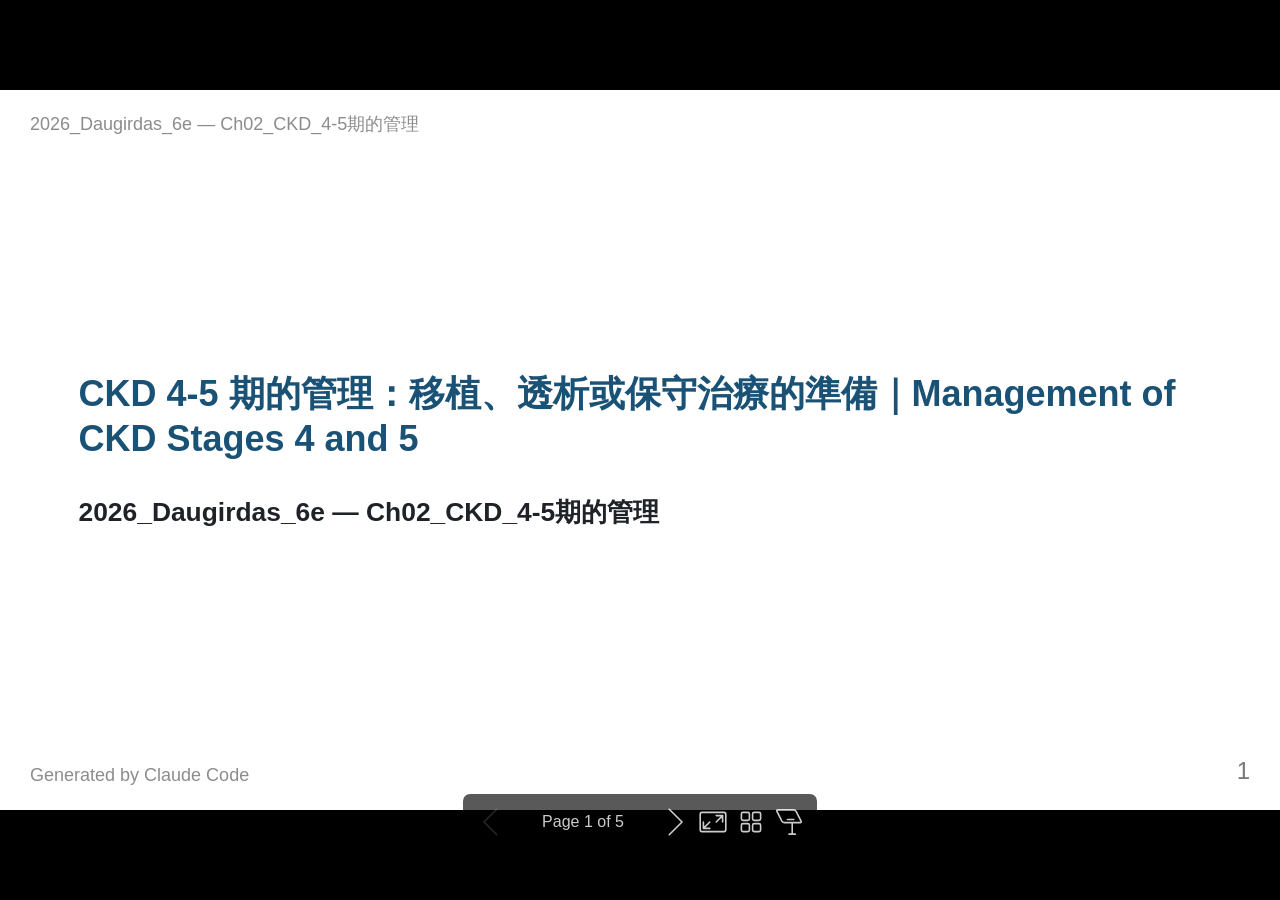
<file: docs/slides/2026_Daugirdas_6e/Ch02_CKD_4-5期的管理.html>
<!DOCTYPE html><html lang="zh-TW"><head><title>CKD 4-5 期的管理：移植、透析或保守治療的準備｜Management of CKD Stages 4 and 5</title><meta property="og:title" content="CKD 4-5 期的管理：移植、透析或保守治療的準備｜Management of CKD Stages 4 and 5"><meta charset="UTF-8"><meta name="viewport" content="width=device-width,height=device-height,initial-scale=1.0"><meta name="apple-mobile-web-app-capable" content="yes"><meta http-equiv="X-UA-Compatible" content="ie=edge"><meta property="og:type" content="website"><meta name="twitter:card" content="summary"><style>@media screen{body[data-bespoke-view=""] .bespoke-marp-parent>.bespoke-marp-osc>button,body[data-bespoke-view=next] .bespoke-marp-parent>.bespoke-marp-osc>button,body[data-bespoke-view=overview] button.bespoke-marp-overview-close,body[data-bespoke-view=presenter] .bespoke-marp-presenter-container .bespoke-marp-presenter-info-container .bespoke-marp-presenter-info-page-area .bespoke-marp-presenter-info-page,body[data-bespoke-view=presenter] .bespoke-marp-presenter-container .bespoke-marp-presenter-info-container button,body[data-bespoke-view=presenter] .bespoke-marp-presenter-container .bespoke-marp-presenter-note-container button{appearance:none;background-color:initial;border:0;color:inherit;cursor:pointer;font-size:inherit;opacity:.8;outline:none;padding:0;transition:opacity .2s linear;-webkit-tap-highlight-color:transparent}body[data-bespoke-view=""] .bespoke-marp-parent>.bespoke-marp-osc>button:disabled,body[data-bespoke-view=next] .bespoke-marp-parent>.bespoke-marp-osc>button:disabled,body[data-bespoke-view=overview] button.bespoke-marp-overview-close:disabled,body[data-bespoke-view=presenter] .bespoke-marp-presenter-container .bespoke-marp-presenter-info-container .bespoke-marp-presenter-info-page-area .bespoke-marp-presenter-info-page:disabled,body[data-bespoke-view=presenter] .bespoke-marp-presenter-container .bespoke-marp-presenter-info-container button:disabled,body[data-bespoke-view=presenter] .bespoke-marp-presenter-container .bespoke-marp-presenter-note-container button:disabled{cursor:not-allowed;opacity:.15!important}body[data-bespoke-view=""] .bespoke-marp-parent>.bespoke-marp-osc>button:hover,body[data-bespoke-view=next] .bespoke-marp-parent>.bespoke-marp-osc>button:hover,body[data-bespoke-view=overview] button.bespoke-marp-overview-close:hover,body[data-bespoke-view=presenter] .bespoke-marp-presenter-container .bespoke-marp-presenter-info-container .bespoke-marp-presenter-info-page-area .bespoke-marp-presenter-info-page:hover,body[data-bespoke-view=presenter] .bespoke-marp-presenter-container .bespoke-marp-presenter-info-container button:hover,body[data-bespoke-view=presenter] .bespoke-marp-presenter-container .bespoke-marp-presenter-note-container button:hover{opacity:1}body[data-bespoke-view=""] .bespoke-marp-parent>.bespoke-marp-osc>button:hover:active,body[data-bespoke-view=next] .bespoke-marp-parent>.bespoke-marp-osc>button:hover:active,body[data-bespoke-view=overview] button.bespoke-marp-overview-close:hover:active,body[data-bespoke-view=presenter] .bespoke-marp-presenter-container .bespoke-marp-presenter-info-container .bespoke-marp-presenter-info-page-area .bespoke-marp-presenter-info-page:hover:active,body[data-bespoke-view=presenter] .bespoke-marp-presenter-container .bespoke-marp-presenter-info-container button:hover:active,body[data-bespoke-view=presenter] .bespoke-marp-presenter-container .bespoke-marp-presenter-note-container button:hover:active{opacity:.6}body[data-bespoke-view=""] .bespoke-marp-parent>.bespoke-marp-osc>button:hover:not(:disabled),body[data-bespoke-view=next] .bespoke-marp-parent>.bespoke-marp-osc>button:hover:not(:disabled),body[data-bespoke-view=overview] button.bespoke-marp-overview-close:hover:not(:disabled),body[data-bespoke-view=presenter] .bespoke-marp-presenter-container .bespoke-marp-presenter-info-container .bespoke-marp-presenter-info-page-area .bespoke-marp-presenter-info-page:hover:not(:disabled),body[data-bespoke-view=presenter] .bespoke-marp-presenter-container .bespoke-marp-presenter-info-container button:hover:not(:disabled),body[data-bespoke-view=presenter] .bespoke-marp-presenter-container .bespoke-marp-presenter-note-container button:hover:not(:disabled){transition:none}body[data-bespoke-view=""] .bespoke-marp-parent>.bespoke-marp-osc>button[data-bespoke-marp-osc=prev],body[data-bespoke-view=next] .bespoke-marp-parent>.bespoke-marp-osc>button[data-bespoke-marp-osc=prev],body[data-bespoke-view=presenter] .bespoke-marp-presenter-container .bespoke-marp-presenter-info-container button.bespoke-marp-presenter-info-page-prev{background:#0000 url("[data-uri]") no-repeat 50%;background-size:contain;overflow:hidden;text-indent:100%;white-space:nowrap}body[data-bespoke-view=""] .bespoke-marp-parent>.bespoke-marp-osc>button[data-bespoke-marp-osc=next],body[data-bespoke-view=next] .bespoke-marp-parent>.bespoke-marp-osc>button[data-bespoke-marp-osc=next],body[data-bespoke-view=presenter] .bespoke-marp-presenter-container .bespoke-marp-presenter-info-container button.bespoke-marp-presenter-info-page-next{background:#0000 url("[data-uri]") no-repeat 50%;background-size:contain;overflow:hidden;text-indent:100%;white-space:nowrap}body[data-bespoke-view=""] .bespoke-marp-parent>.bespoke-marp-osc>button[data-bespoke-marp-osc=fullscreen],body[data-bespoke-view=next] .bespoke-marp-parent>.bespoke-marp-osc>button[data-bespoke-marp-osc=fullscreen]{background:#0000 url("[data-uri]") no-repeat 50%;background-size:contain;overflow:hidden;text-indent:100%;white-space:nowrap}body[data-bespoke-view=""] .bespoke-marp-parent>.bespoke-marp-osc>button.exit[data-bespoke-marp-osc=fullscreen],body[data-bespoke-view=next] .bespoke-marp-parent>.bespoke-marp-osc>button.exit[data-bespoke-marp-osc=fullscreen]{background-image:url("[data-uri]")}body[data-bespoke-view=""] .bespoke-marp-parent>.bespoke-marp-osc>button[data-bespoke-marp-osc=presenter],body[data-bespoke-view=next] .bespoke-marp-parent>.bespoke-marp-osc>button[data-bespoke-marp-osc=presenter]{background:#0000 url("[data-uri]") no-repeat 50%;background-size:contain;overflow:hidden;text-indent:100%;white-space:nowrap}body[data-bespoke-view=overview] button.bespoke-marp-overview-close,body[data-bespoke-view=presenter] .bespoke-marp-presenter-container .bespoke-marp-presenter-note-container button.bespoke-marp-presenter-note-bigger{background:#0000 url("[data-uri]") no-repeat 50%;background-size:contain;overflow:hidden;text-indent:100%;white-space:nowrap}body[data-bespoke-view=presenter] .bespoke-marp-presenter-container .bespoke-marp-presenter-note-container button.bespoke-marp-presenter-note-smaller{background:#0000 url("[data-uri]") no-repeat 50%;background-size:contain;overflow:hidden;text-indent:100%;white-space:nowrap}body[data-bespoke-view=""] .bespoke-marp-parent>.bespoke-marp-osc>button[data-bespoke-marp-osc=overview],body[data-bespoke-view=next] .bespoke-marp-parent>.bespoke-marp-osc>button[data-bespoke-marp-osc=overview]{background:#0000 url("[data-uri]") no-repeat 50%;background-size:contain;overflow:hidden;text-indent:100%;white-space:nowrap}}@keyframes __bespoke_marp_transition_reduced_outgoing__{0%{opacity:1}to{opacity:0}}@keyframes __bespoke_marp_transition_reduced_incoming__{0%{mix-blend-mode:plus-lighter;opacity:0}to{mix-blend-mode:plus-lighter;opacity:1}}.bespoke-marp-note,.bespoke-marp-osc,.bespoke-progress-parent{display:none;transition:none}@media screen{::view-transition-group(*){animation-duration:var(--marp-bespoke-transition-animation-duration,.5s);animation-timing-function:ease}::view-transition-new(*),::view-transition-old(*){animation-delay:0s;animation-direction:var(--marp-bespoke-transition-animation-direction,normal);animation-duration:var(--marp-bespoke-transition-animation-duration,.5s);animation-fill-mode:both;animation-name:var(--marp-bespoke-transition-animation-name,var(--marp-bespoke-transition-animation-name-fallback,__bespoke_marp_transition_no_animation__));mix-blend-mode:normal}::view-transition-old(*){--marp-bespoke-transition-animation-name-fallback:__bespoke_marp_transition_reduced_outgoing__;animation-timing-function:ease}::view-transition-new(*){--marp-bespoke-transition-animation-name-fallback:__bespoke_marp_transition_reduced_incoming__;animation-timing-function:ease}::view-transition-new(root),::view-transition-old(root){animation-timing-function:linear}::view-transition-new(__bespoke_marp_transition_osc__),::view-transition-old(__bespoke_marp_transition_osc__){animation-duration:0s!important;animation-name:__bespoke_marp_transition_osc__!important}::view-transition-new(__bespoke_marp_transition_osc__){opacity:0!important}.bespoke-marp-transition-warming-up::view-transition-group(*),.bespoke-marp-transition-warming-up::view-transition-new(*),.bespoke-marp-transition-warming-up::view-transition-old(*){animation-play-state:paused!important}body,html{height:100%;margin:0}body{background:#000;overflow:hidden}svg.bespoke-marp-slide{content-visibility:hidden;interactivity:inert;opacity:0;pointer-events:none;z-index:-1}svg.bespoke-marp-slide:not(.bespoke-marp-active) *{view-transition-name:none!important}svg.bespoke-marp-slide.bespoke-marp-active{content-visibility:visible;interactivity:auto;opacity:1;pointer-events:auto;z-index:0}svg.bespoke-marp-slide.bespoke-marp-active.bespoke-marp-active-ready *{animation-name:__bespoke_marp__!important}@supports not (content-visibility:hidden){svg.bespoke-marp-slide[data-bespoke-marp-load=hideable]{display:none}svg.bespoke-marp-slide[data-bespoke-marp-load=hideable].bespoke-marp-active{display:block}}}@media screen and (prefers-reduced-motion:reduce){svg.bespoke-marp-slide *{view-transition-name:none!important}}@media screen{[data-bespoke-marp-fragment=inactive]{visibility:hidden}body[data-bespoke-view=""] .bespoke-marp-parent,body[data-bespoke-view=next] .bespoke-marp-parent{inset:0;position:absolute}body[data-bespoke-view=""] .bespoke-marp-parent>.bespoke-marp-osc,body[data-bespoke-view=next] .bespoke-marp-parent>.bespoke-marp-osc{background:#000000a6;border-radius:7px;bottom:50px;color:#fff;contain:paint;display:block;font-family:Helvetica,Arial,sans-serif;font-size:16px;left:50%;line-height:0;opacity:1;padding:12px;position:absolute;touch-action:manipulation;transform:translateX(-50%);transition:opacity .2s linear;-webkit-user-select:none;user-select:none;view-transition-name:__bespoke_marp_transition_osc__;white-space:nowrap;will-change:transform;z-index:1}body[data-bespoke-view=""] .bespoke-marp-parent>.bespoke-marp-osc>:where(*),body[data-bespoke-view=next] .bespoke-marp-parent>.bespoke-marp-osc>:where(*){margin-left:6px}body[data-bespoke-view=""] .bespoke-marp-parent>.bespoke-marp-osc>:where(*):where(:first-child),body[data-bespoke-view=next] .bespoke-marp-parent>.bespoke-marp-osc>:where(*):where(:first-child){margin-left:0}body[data-bespoke-view=""] .bespoke-marp-parent>.bespoke-marp-osc>span,body[data-bespoke-view=next] .bespoke-marp-parent>.bespoke-marp-osc>span{opacity:.8}body[data-bespoke-view=""] .bespoke-marp-parent>.bespoke-marp-osc>span[data-bespoke-marp-osc=page],body[data-bespoke-view=next] .bespoke-marp-parent>.bespoke-marp-osc>span[data-bespoke-marp-osc=page]{display:inline-block;min-width:140px;text-align:center}body[data-bespoke-view=""] .bespoke-marp-parent>.bespoke-marp-osc>button[data-bespoke-marp-osc=fullscreen],body[data-bespoke-view=""] .bespoke-marp-parent>.bespoke-marp-osc>button[data-bespoke-marp-osc=next],body[data-bespoke-view=""] .bespoke-marp-parent>.bespoke-marp-osc>button[data-bespoke-marp-osc=overview],body[data-bespoke-view=""] .bespoke-marp-parent>.bespoke-marp-osc>button[data-bespoke-marp-osc=presenter],body[data-bespoke-view=""] .bespoke-marp-parent>.bespoke-marp-osc>button[data-bespoke-marp-osc=prev],body[data-bespoke-view=next] .bespoke-marp-parent>.bespoke-marp-osc>button[data-bespoke-marp-osc=fullscreen],body[data-bespoke-view=next] .bespoke-marp-parent>.bespoke-marp-osc>button[data-bespoke-marp-osc=next],body[data-bespoke-view=next] .bespoke-marp-parent>.bespoke-marp-osc>button[data-bespoke-marp-osc=overview],body[data-bespoke-view=next] .bespoke-marp-parent>.bespoke-marp-osc>button[data-bespoke-marp-osc=presenter],body[data-bespoke-view=next] .bespoke-marp-parent>.bespoke-marp-osc>button[data-bespoke-marp-osc=prev]{height:32px;line-height:32px;width:32px}body[data-bespoke-view=""] .bespoke-marp-parent.bespoke-marp-inactive,body[data-bespoke-view=next] .bespoke-marp-parent.bespoke-marp-inactive{cursor:none}body[data-bespoke-view=""] .bespoke-marp-parent.bespoke-marp-inactive>.bespoke-marp-osc,body[data-bespoke-view=next] .bespoke-marp-parent.bespoke-marp-inactive>.bespoke-marp-osc{opacity:0;pointer-events:none}body[data-bespoke-view=""] svg.bespoke-marp-slide,body[data-bespoke-view=next] svg.bespoke-marp-slide{height:100%;left:0;position:absolute;top:0;width:100%}body[data-bespoke-view=""] .bespoke-progress-parent{background:#222;display:flex;height:5px;width:100%}body[data-bespoke-view=""] .bespoke-progress-parent+:where(.bespoke-marp-parent){top:5px}body[data-bespoke-view=""] .bespoke-progress-parent .bespoke-progress-bar{background:#0288d1;flex:0 0 0;transition:flex-basis .2s cubic-bezier(0,1,1,1)}body[data-bespoke-view=next]{background:#0000}body[data-bespoke-view=presenter]{background:#161616}body[data-bespoke-view=presenter] .bespoke-marp-presenter-container{display:grid;font-family:Helvetica,Arial,sans-serif;grid-template:"current dragbar next" minmax(140px,1fr) "current dragbar note" 2fr "info    dragbar note" 3em;grid-template-columns:minmax(3px,var(--bespoke-marp-presenter-split-ratio,66%)) 0 minmax(3px,1fr);height:100%;left:0;position:absolute;top:0;width:100%}body[data-bespoke-view=presenter] .bespoke-marp-presenter-container :where(.bespoke-marp-parent){grid-area:current;overflow:hidden;position:relative}body[data-bespoke-view=presenter] .bespoke-marp-presenter-container :where(.bespoke-marp-parent) :where(svg.bespoke-marp-slide){height:calc(100% - 40px);left:20px;pointer-events:none;position:absolute;top:20px;-webkit-user-select:none;user-select:none;width:calc(100% - 40px)}body[data-bespoke-view=presenter] .bespoke-marp-presenter-container :where(.bespoke-marp-parent) :where(svg.bespoke-marp-slide).bespoke-marp-active{filter:drop-shadow(0 3px 10px rgba(0,0,0,.5))}body[data-bespoke-view=presenter] .bespoke-marp-presenter-container .bespoke-marp-presenter-dragbar-container{background:#0288d1;cursor:col-resize;grid-area:dragbar;margin-left:-3px;opacity:0;position:relative;transition:opacity .4s linear .1s;width:6px;z-index:10}body[data-bespoke-view=presenter] .bespoke-marp-presenter-container .bespoke-marp-presenter-dragbar-container:hover{opacity:1}body[data-bespoke-view=presenter] .bespoke-marp-presenter-container .bespoke-marp-presenter-dragbar-container.active{opacity:1;transition-delay:0s}body[data-bespoke-view=presenter] .bespoke-marp-presenter-container .bespoke-marp-presenter-next-container{background:#222;cursor:pointer;display:none;grid-area:next;overflow:hidden;position:relative}body[data-bespoke-view=presenter] .bespoke-marp-presenter-container .bespoke-marp-presenter-next-container.active{display:block}body[data-bespoke-view=presenter] .bespoke-marp-presenter-container .bespoke-marp-presenter-next-container iframe.bespoke-marp-presenter-next{background:#0000;border:0;display:block;filter:drop-shadow(0 3px 10px rgba(0,0,0,.5));height:calc(100% - 40px);left:20px;pointer-events:none;position:absolute;interactivity:inert;top:20px;-webkit-user-select:none;user-select:none;width:calc(100% - 40px)}body[data-bespoke-view=presenter] .bespoke-marp-presenter-container .bespoke-marp-presenter-note-container{background:#222;color:#eee;grid-area:note;position:relative;z-index:1}body[data-bespoke-view=presenter] .bespoke-marp-presenter-container .bespoke-marp-presenter-note-container button{height:1.5em;line-height:1.5em;width:1.5em}body[data-bespoke-view=presenter] .bespoke-marp-presenter-container .bespoke-marp-presenter-note-container .bespoke-marp-presenter-note-wrapper{display:block;inset:0;position:absolute}body[data-bespoke-view=presenter] .bespoke-marp-presenter-container .bespoke-marp-presenter-note-container .bespoke-marp-presenter-note-buttons{background:#000000a6;border-radius:4px;bottom:0;display:flex;gap:4px;margin:12px;opacity:0;padding:6px;pointer-events:none;position:absolute;right:0;transition:opacity .2s linear}body[data-bespoke-view=presenter] .bespoke-marp-presenter-container .bespoke-marp-presenter-note-container .bespoke-marp-presenter-note-buttons:focus-within,body[data-bespoke-view=presenter] .bespoke-marp-presenter-container .bespoke-marp-presenter-note-container .bespoke-marp-presenter-note-wrapper:focus-within+.bespoke-marp-presenter-note-buttons,body[data-bespoke-view=presenter] .bespoke-marp-presenter-container .bespoke-marp-presenter-note-container:hover .bespoke-marp-presenter-note-buttons{opacity:1;pointer-events:auto}body[data-bespoke-view=presenter] .bespoke-marp-presenter-container .bespoke-marp-presenter-note-container .bespoke-marp-note{box-sizing:border-box;font-size:calc(1.1em*var(--bespoke-marp-note-font-scale, 1));height:calc(100% - 40px);margin:20px;overflow:auto;padding-right:3px;white-space:pre-wrap;width:calc(100% - 40px);word-wrap:break-word;scrollbar-color:#eeeeee80 #0000;scrollbar-width:thin}body[data-bespoke-view=presenter] .bespoke-marp-presenter-container .bespoke-marp-presenter-note-container .bespoke-marp-note::-webkit-scrollbar{width:6px}body[data-bespoke-view=presenter] .bespoke-marp-presenter-container .bespoke-marp-presenter-note-container .bespoke-marp-note::-webkit-scrollbar-track{background:#0000}body[data-bespoke-view=presenter] .bespoke-marp-presenter-container .bespoke-marp-presenter-note-container .bespoke-marp-note::-webkit-scrollbar-thumb{background:#eeeeee80;border-radius:6px}body[data-bespoke-view=presenter] .bespoke-marp-presenter-container .bespoke-marp-presenter-note-container .bespoke-marp-note:empty{pointer-events:none}body[data-bespoke-view=presenter] .bespoke-marp-presenter-container .bespoke-marp-presenter-note-container .bespoke-marp-note.active{display:block}body[data-bespoke-view=presenter] .bespoke-marp-presenter-container .bespoke-marp-presenter-note-container .bespoke-marp-note p:first-child{margin-top:0}body[data-bespoke-view=presenter] .bespoke-marp-presenter-container .bespoke-marp-presenter-note-container .bespoke-marp-note p:last-child{margin-bottom:0}body[data-bespoke-view=presenter] .bespoke-marp-presenter-container .bespoke-marp-presenter-info-container{align-items:center;box-sizing:border-box;color:#eee;display:flex;flex-wrap:nowrap;grid-area:info;justify-content:center;overflow:hidden;padding:0 10px}body[data-bespoke-view=presenter] .bespoke-marp-presenter-container .bespoke-marp-presenter-info-container .bespoke-marp-presenter-info-page-area,body[data-bespoke-view=presenter] .bespoke-marp-presenter-container .bespoke-marp-presenter-info-container .bespoke-marp-presenter-info-time,body[data-bespoke-view=presenter] .bespoke-marp-presenter-container .bespoke-marp-presenter-info-container .bespoke-marp-presenter-info-timer{box-sizing:border-box;display:block;padding:0 10px;white-space:nowrap;width:100%}body[data-bespoke-view=presenter] .bespoke-marp-presenter-container .bespoke-marp-presenter-info-container button{height:1.5em;line-height:1.5em;width:1.5em}body[data-bespoke-view=presenter] .bespoke-marp-presenter-container .bespoke-marp-presenter-info-container .bespoke-marp-presenter-info-page-area{order:2;text-align:center}body[data-bespoke-view=presenter] .bespoke-marp-presenter-container .bespoke-marp-presenter-info-container .bespoke-marp-presenter-info-page-area .bespoke-marp-presenter-info-page{display:inline-block;min-width:120px;text-align:center}body[data-bespoke-view=presenter] .bespoke-marp-presenter-container .bespoke-marp-presenter-info-container .bespoke-marp-presenter-info-time{color:#999;order:1;text-align:left}body[data-bespoke-view=presenter] .bespoke-marp-presenter-container .bespoke-marp-presenter-info-container .bespoke-marp-presenter-info-timer{color:#999;order:3;text-align:right}body[data-bespoke-view=presenter] .bespoke-marp-presenter-container .bespoke-marp-presenter-info-container .bespoke-marp-presenter-info-timer:hover{cursor:pointer}body[data-bespoke-view=overview]{background:#161616;overflow:auto}body[data-bespoke-view=overview] [data-bespoke-marp-fragment=inactive]{visibility:visible}body[data-bespoke-view=overview] .bespoke-marp-overview-header{backdrop-filter:blur(4px);background:#222222d9;box-shadow:0 3px 10px #00000080;box-sizing:border-box;display:flex;height:48px;inset:0 0 auto;justify-content:flex-end;padding:10px;position:fixed;z-index:1}body[data-bespoke-view=overview] button.bespoke-marp-overview-close{height:28px;line-height:28px;transform:rotate(45deg);width:28px}body[data-bespoke-view=overview] .bespoke-marp-parent{display:grid;gap:40px;grid-template-columns:repeat(auto-fit,minmax(0,240px));justify-content:space-around;padding:30px}body[data-bespoke-view=overview] .bespoke-marp-parent svg.bespoke-marp-slide{--bov-selected:#0000;--bov-focus:#161616;--bov-focus-outline:#0000;background-image:conic-gradient(#161616 0 0),conic-gradient(var(--bov-focus) 0 0),conic-gradient(var(--bov-focus-outline) 0 0),conic-gradient(var(--bov-selected) 0 0);background-position:5px 5px,3px 3px,2px 2px,0 0;background-repeat:no-repeat;background-size:calc(100% - 10px) calc(100% - 10px),calc(100% - 6px) calc(100% - 6px),calc(100% - 4px) calc(100% - 4px),100% 100%;content-visibility:visible;cursor:pointer;filter:drop-shadow(0 3px 10px rgba(0,0,0,.5));margin:-6px;padding:6px;interactivity:auto;opacity:1;outline:0;pointer-events:auto;scroll-margin-block:30px;width:100%;z-index:0}body[data-bespoke-view=overview] .bespoke-marp-parent svg.bespoke-marp-slide *,body[data-bespoke-view=overview] .bespoke-marp-parent svg.bespoke-marp-slide.bespoke-marp-active *{pointer-events:none;interactivity:inert}body[data-bespoke-view=overview] .bespoke-marp-parent svg.bespoke-marp-slide:active,body[data-bespoke-view=overview] .bespoke-marp-parent svg.bespoke-marp-slide:focus-visible,body[data-bespoke-view=overview] .bespoke-marp-parent svg.bespoke-marp-slide:hover{--bov-focus-outline:#161616}body[data-bespoke-view=overview] .bespoke-marp-parent svg.bespoke-marp-slide:focus-visible,body[data-bespoke-view=overview] .bespoke-marp-parent svg.bespoke-marp-slide:hover{--bov-focus:#999}body[data-bespoke-view=overview] .bespoke-marp-parent svg.bespoke-marp-slide:active{--bov-focus:#eee}body[data-bespoke-view=overview] .bespoke-marp-parent svg.bespoke-marp-slide.bespoke-marp-active{--bov-selected:#0288d1}body[data-bespoke-view=overview]:has(.bespoke-marp-overview-header) .bespoke-marp-parent{padding-top:78px}body[data-bespoke-view=overview]:has(.bespoke-marp-overview-header) .bespoke-marp-parent svg.bespoke-marp-slide{scroll-margin-top:78px}.bespoke-marp-overview{background:#000000a6;inset:0;opacity:0;pointer-events:none;position:fixed;transition:opacity .1s ease;z-index:10}.bespoke-marp-overview iframe{background:#222;border:0;display:block;height:100%;left:0;position:absolute;top:0;width:100%}.bespoke-marp-overview[data-open="1"]{opacity:1;pointer-events:auto}}@media print{.bespoke-marp-overview,.bespoke-marp-presenter-info-container,.bespoke-marp-presenter-next-container,.bespoke-marp-presenter-note-container{display:none}}</style><style>div#\:\$p > svg > foreignObject > section{width:1280px;height:720px;box-sizing:border-box;overflow:hidden;position:relative;scroll-snap-align:center center;-webkit-text-size-adjust:100%;text-size-adjust:100%}div#\:\$p > svg > foreignObject > section::after{bottom:0;content:attr(data-marpit-pagination);padding:inherit;pointer-events:none;position:absolute;right:0}div#\:\$p > svg > foreignObject > section:not([data-marpit-pagination])::after{display:none}div#\:\$p > svg > foreignObject > section :is(h1, marp-h1){font-size:2em;margin-block:0.67em}div#\:\$p > svg > foreignObject > section video::-webkit-media-controls{will-change:transform}@page {size:1280px 720px;margin:0}@media print{html, body{background-color:#fff;margin:0;page-break-inside:avoid;break-inside:avoid-page}div#\:\$p > svg > foreignObject > section{page-break-before:always;break-before:page}div#\:\$p > svg > foreignObject > section, div#\:\$p > svg > foreignObject > section *{-webkit-print-color-adjust:exact!important;animation-delay:0s!important;animation-duration:0s!important;color-adjust:exact!important;print-color-adjust:exact!important;transition:none!important}div#\:\$p > svg[data-marpit-svg]{display:block;height:100vh;width:100vw}}div#\:\$p > svg > foreignObject > :where(section){container-type:size}div#\:\$p > svg > foreignObject > section img[data-marp-twemoji]{background:transparent;height:1em;margin:0 .05em 0 .1em;vertical-align:-.1em;width:1em}div#\:\$p > svg > foreignObject > section{--fgColor-danger:light-dark(#d1242f, #f85149);--bgColor-attention-muted:light-dark(#fff8c5, #bb800926);--bgColor-muted:light-dark(#f6f8fa, #151b23);--bgColor-neutral-muted:light-dark(#818b981f, #656c7633);--borderColor-accent-emphasis:light-dark(#0969da, #1f6feb);--borderColor-attention-emphasis:light-dark(#9a6700, #9e6a03);--borderColor-danger-emphasis:light-dark(#cf222e, #da3633);--borderColor-default:light-dark(#d1d9e0, #3d444d);--borderColor-done-emphasis:light-dark(#8250df, #8957e5);--borderColor-success-emphasis:light-dark(#1a7f37, #238636);--color-prettylights-syntax-brackethighlighter-angle:light-dark(#59636e, #9198a1);--color-prettylights-syntax-brackethighlighter-unmatched:light-dark(#82071e, #f85149);--color-prettylights-syntax-carriage-return-bg:light-dark(#cf222e, #b62324);--color-prettylights-syntax-carriage-return-text:light-dark(#f6f8fa, #f0f6fc);--color-prettylights-syntax-comment:light-dark(#59636e, #9198a1);--color-prettylights-syntax-constant:light-dark(#0550ae, #79c0ff);--color-prettylights-syntax-constant-other-reference-link:light-dark(#0a3069, #a5d6ff);--color-prettylights-syntax-entity:light-dark(#6639ba, #d2a8ff);--color-prettylights-syntax-entity-tag:light-dark(#0550ae, #7ee787);--color-prettylights-syntax-invalid-illegal-text:light-dark(var(--fgColor-danger), var(--fgColor-danger));--color-prettylights-syntax-keyword:light-dark(#cf222e, #ff7b72);--color-prettylights-syntax-markup-changed-bg:light-dark(#ffd8b5, #5a1e02);--color-prettylights-syntax-markup-changed-text:light-dark(#953800, #ffdfb6);--color-prettylights-syntax-markup-deleted-bg:light-dark(#ffebe9, #67060c);--color-prettylights-syntax-markup-deleted-text:light-dark(#82071e, #ffdcd7);--color-prettylights-syntax-markup-heading:light-dark(#0550ae, #1f6feb);--color-prettylights-syntax-markup-ignored-bg:light-dark(#0550ae, #1158c7);--color-prettylights-syntax-markup-ignored-text:light-dark(#d1d9e0, #f0f6fc);--color-prettylights-syntax-markup-inserted-bg:light-dark(#dafbe1, #033a16);--color-prettylights-syntax-markup-inserted-text:light-dark(#116329, #aff5b4);--color-prettylights-syntax-markup-list:light-dark(#3b2300, #f2cc60);--color-prettylights-syntax-meta-diff-range:light-dark(#8250df, #d2a8ff);--color-prettylights-syntax-string:light-dark(#0a3069, #a5d6ff);--color-prettylights-syntax-string-regexp:light-dark(#116329, #7ee787);--color-prettylights-syntax-sublimelinter-gutter-mark:light-dark(#818b98, #3d444d);--color-prettylights-syntax-variable:light-dark(#953800, #ffa657);--fgColor-accent:light-dark(#0969da, #4493f8);--fgColor-attention:light-dark(#9a6700, #d29922);--fgColor-done:light-dark(#8250df, #ab7df8);--fgColor-muted:light-dark(#59636e, #9198a1);--fgColor-success:light-dark(#1a7f37, #3fb950);--bgColor-default:light-dark(#fff, #0d1117);--borderColor-muted:light-dark(#d1d9e0b3, #3d444db3);--color-prettylights-syntax-invalid-illegal-bg:light-dark(var(--bgColor-danger-muted), var(--bgColor-danger-muted));--color-prettylights-syntax-markup-bold:light-dark(#1f2328, #f0f6fc);--color-prettylights-syntax-markup-italic:light-dark(#1f2328, #f0f6fc);--color-prettylights-syntax-storage-modifier-import:light-dark(#1f2328, #f0f6fc);--fgColor-default:light-dark(#1f2328, #f0f6fc);--focus-outlineColor:light-dark(var(--borderColor-accent-emphasis), var(--borderColor-accent-emphasis));--borderColor-neutral-muted:light-dark(var(--borderColor-muted), var(--borderColor-muted));--base-size-16:calc(var(--marpit-root-font-size, 1rem) * 1);--base-size-24:calc(var(--marpit-root-font-size, 1rem) * 1.5);--base-size-4:calc(var(--marpit-root-font-size, 1rem) * 0.25);--base-size-40:calc(var(--marpit-root-font-size, 1rem) * 2.5);--base-size-8:calc(var(--marpit-root-font-size, 1rem) * 0.5);--base-text-weight-medium:500;--base-text-weight-normal:400;--base-text-weight-semibold:600;--fontStack-monospace:ui-monospace, SFMono-Regular, SF Mono, Menlo, Consolas, Liberation Mono, monospace;--fontStack-sansSerif:-apple-system, BlinkMacSystemFont, "Segoe UI", "Noto Sans", Helvetica, Arial, sans-serif, "Apple Color Emoji", "Segoe UI Emoji";}/*!
 * Marp default theme.
 *
 * @theme default
 * @author Yuki Hattori
 *
 * @auto-scaling true
 * @size 16:9 1280px 720px
 * @size 4:3 960px 720px
 */div#\:\$p > svg > foreignObject > section [data-theme=light],div#\:\$p > svg > foreignObject > section{color-scheme:light}div#\:\$p > svg > foreignObject > section [data-theme=dark],div#\:\$p > svg > foreignObject > section:where(.invert){color-scheme:dark}div#\:\$p > svg > foreignObject > section{-ms-text-size-adjust:100%;-webkit-text-size-adjust:100%;background-color:var(--bgColor-default);color:var(--fgColor-default);font-family:var(--fontStack-sansSerif, -apple-system, BlinkMacSystemFont, "Segoe UI", "Noto Sans", Helvetica, Arial, sans-serif, "Apple Color Emoji", "Segoe UI Emoji");font-size:16px;font-weight:var(--base-text-weight-normal, 400);line-height:1.5;margin:0;word-wrap:break-word}div#\:\$p > svg > foreignObject > section{--marpit-root-font-size:16px}div#\:\$p > svg > foreignObject > section a{text-decoration:underline;text-underline-offset:calc(var(--marpit-root-font-size, 1rem) * .2)}div#\:\$p > svg > foreignObject > section :is(h1, marp-h1):hover .anchor .octicon-link:before,div#\:\$p > svg > foreignObject > section :is(h2, marp-h2):hover .anchor .octicon-link:before,div#\:\$p > svg > foreignObject > section :is(h3, marp-h3):hover .anchor .octicon-link:before,div#\:\$p > svg > foreignObject > section :is(h4, marp-h4):hover .anchor .octicon-link:before,div#\:\$p > svg > foreignObject > section :is(h5, marp-h5):hover .anchor .octicon-link:before,div#\:\$p > svg > foreignObject > section :is(h6, marp-h6):hover .anchor .octicon-link:before{background-color:currentColor;content:" ";display:inline-block;height:16px;-webkit-mask-image:url('data:image/svg+xml;charset=utf-8,<svg xmlns="http://www.w3.org/2000/svg" aria-hidden="true" viewBox="0 0 16 16"><path fill-rule="evenodd" d="M7.775 3.275a.75.75 0 0 0 1.06 1.06l1.25-1.25a2 2 0 1 1 2.83 2.83l-2.5 2.5a2 2 0 0 1-2.83 0 .75.75 0 0 0-1.06 1.06 3.5 3.5 0 0 0 4.95 0l2.5-2.5a3.5 3.5 0 0 0-4.95-4.95zm-4.69 9.64a2 2 0 0 1 0-2.83l2.5-2.5a2 2 0 0 1 2.83 0 .75.75 0 0 0 1.06-1.06 3.5 3.5 0 0 0-4.95 0l-2.5 2.5a3.5 3.5 0 0 0 4.95 4.95l1.25-1.25a.75.75 0 0 0-1.06-1.06l-1.25 1.25a2 2 0 0 1-2.83 0"/></svg>');mask-image:url('data:image/svg+xml;charset=utf-8,<svg xmlns="http://www.w3.org/2000/svg" aria-hidden="true" viewBox="0 0 16 16"><path fill-rule="evenodd" d="M7.775 3.275a.75.75 0 0 0 1.06 1.06l1.25-1.25a2 2 0 1 1 2.83 2.83l-2.5 2.5a2 2 0 0 1-2.83 0 .75.75 0 0 0-1.06 1.06 3.5 3.5 0 0 0 4.95 0l2.5-2.5a3.5 3.5 0 0 0-4.95-4.95zm-4.69 9.64a2 2 0 0 1 0-2.83l2.5-2.5a2 2 0 0 1 2.83 0 .75.75 0 0 0 1.06-1.06 3.5 3.5 0 0 0-4.95 0l-2.5 2.5a3.5 3.5 0 0 0 4.95 4.95l1.25-1.25a.75.75 0 0 0-1.06-1.06l-1.25 1.25a2 2 0 0 1-2.83 0"/></svg>');width:16px}div#\:\$p > svg > foreignObject > section details,div#\:\$p > svg > foreignObject > section figcaption,div#\:\$p > svg > foreignObject > section figure{display:block}div#\:\$p > svg > foreignObject > section summary{display:list-item}div#\:\$p > svg > foreignObject > section [hidden]{display:none!important}div#\:\$p > svg > foreignObject > section a{background-color:transparent;color:var(--fgColor-accent);text-decoration:none}div#\:\$p > svg > foreignObject > section abbr[title]{border-bottom:none;-webkit-text-decoration:underline dotted;text-decoration:underline dotted}div#\:\$p > svg > foreignObject > section b,div#\:\$p > svg > foreignObject > section strong{font-weight:var(--base-text-weight-semibold, 600)}div#\:\$p > svg > foreignObject > section dfn{font-style:italic}div#\:\$p > svg > foreignObject > section :is(h1, marp-h1){border-bottom:1px solid var(--borderColor-muted);font-size:2em;font-weight:var(--base-text-weight-semibold, 600);margin:.67em 0;padding-bottom:.3em}div#\:\$p > svg > foreignObject > section mark{background-color:var(--bgColor-attention-muted);color:var(--fgColor-default)}div#\:\$p > svg > foreignObject > section small{font-size:90%}div#\:\$p > svg > foreignObject > section sub,div#\:\$p > svg > foreignObject > section sup{font-size:75%;line-height:0;position:relative;vertical-align:baseline}div#\:\$p > svg > foreignObject > section sub{bottom:-.25em}div#\:\$p > svg > foreignObject > section sup{top:-.5em}div#\:\$p > svg > foreignObject > section img{border-style:none;box-sizing:content-box;max-width:100%}div#\:\$p > svg > foreignObject > section code,div#\:\$p > svg > foreignObject > section kbd,div#\:\$p > svg > foreignObject > section :is(pre, marp-pre),div#\:\$p > svg > foreignObject > section samp{font-family:monospace;font-size:1em}div#\:\$p > svg > foreignObject > section figure{margin:1em var(--base-size-40)}div#\:\$p > svg > foreignObject > section hr{background:transparent;background-color:var(--borderColor-default);border:0;box-sizing:content-box;height:.25em;margin:var(--base-size-24) 0;overflow:hidden;padding:0}div#\:\$p > svg > foreignObject > section input{font:inherit;font-family:inherit;font-size:inherit;line-height:inherit;margin:0;overflow:visible}div#\:\$p > svg > foreignObject > section [type=button],div#\:\$p > svg > foreignObject > section [type=reset],div#\:\$p > svg > foreignObject > section [type=submit]{-webkit-appearance:button;-moz-appearance:button;appearance:button}div#\:\$p > svg > foreignObject > section [type=checkbox],div#\:\$p > svg > foreignObject > section [type=radio]{box-sizing:border-box;padding:0}div#\:\$p > svg > foreignObject > section [type=number]::-webkit-inner-spin-button,div#\:\$p > svg > foreignObject > section [type=number]::-webkit-outer-spin-button{height:auto}div#\:\$p > svg > foreignObject > section [type=search]::-webkit-search-cancel-button,div#\:\$p > svg > foreignObject > section [type=search]::-webkit-search-decoration{-webkit-appearance:none;appearance:none}div#\:\$p > svg > foreignObject > section ::-webkit-input-placeholder{color:inherit;opacity:.54}div#\:\$p > svg > foreignObject > section ::-webkit-file-upload-button{-webkit-appearance:button;appearance:button;font:inherit}div#\:\$p > svg > foreignObject > section a:hover{text-decoration:underline}div#\:\$p > svg > foreignObject > section ::-moz-placeholder{color:var(--fgColor-muted);opacity:1}div#\:\$p > svg > foreignObject > section ::placeholder{color:var(--fgColor-muted);opacity:1}div#\:\$p > svg > foreignObject > section hr:after,div#\:\$p > svg > foreignObject > section hr:before{content:"";display:table}div#\:\$p > svg > foreignObject > section hr:after{clear:both}div#\:\$p > svg > foreignObject > section table{border-collapse:collapse;border-spacing:0;display:block;font-variant:tabular-nums;max-width:100%;overflow:auto;width:-moz-max-content;width:max-content}div#\:\$p > svg > foreignObject > section td,div#\:\$p > svg > foreignObject > section th{padding:0}div#\:\$p > svg > foreignObject > section details summary{cursor:pointer}div#\:\$p > svg > foreignObject > section [role=button]:focus,div#\:\$p > svg > foreignObject > section a:focus,div#\:\$p > svg > foreignObject > section input[type=checkbox]:focus,div#\:\$p > svg > foreignObject > section input[type=radio]:focus{box-shadow:none;outline:2px solid var(--focus-outlineColor);outline-offset:-2px}div#\:\$p > svg > foreignObject > section [role=button]:focus:not(:focus-visible),div#\:\$p > svg > foreignObject > section a:focus:not(:focus-visible),div#\:\$p > svg > foreignObject > section input[type=checkbox]:focus:not(:focus-visible),div#\:\$p > svg > foreignObject > section input[type=radio]:focus:not(:focus-visible){outline:1px solid transparent}div#\:\$p > svg > foreignObject > section [role=button]:focus-visible,div#\:\$p > svg > foreignObject > section a:focus-visible,div#\:\$p > svg > foreignObject > section input[type=checkbox]:focus-visible,div#\:\$p > svg > foreignObject > section input[type=radio]:focus-visible{box-shadow:none;outline:2px solid var(--focus-outlineColor);outline-offset:-2px}div#\:\$p > svg > foreignObject > section a:not([class]):focus,div#\:\$p > svg > foreignObject > section a:not([class]):focus-visible,div#\:\$p > svg > foreignObject > section input[type=checkbox]:focus,div#\:\$p > svg > foreignObject > section input[type=checkbox]:focus-visible,div#\:\$p > svg > foreignObject > section input[type=radio]:focus,div#\:\$p > svg > foreignObject > section input[type=radio]:focus-visible{outline-offset:0}div#\:\$p > svg > foreignObject > section kbd{background-color:var(--bgColor-muted);border-bottom-color:var(--borderColor-neutral-muted);border:1px solid var(--borderColor-neutral-muted);border-radius:6px;box-shadow:inset 0 -1px 0 var(--borderColor-neutral-muted);color:var(--fgColor-default);display:inline-block;font:11px var(--fontStack-monospace, ui-monospace, SFMono-Regular, SF Mono, Menlo, Consolas, Liberation Mono, monospace);line-height:10px;padding:var(--base-size-4);vertical-align:middle}div#\:\$p > svg > foreignObject > section :is(h1, marp-h1),div#\:\$p > svg > foreignObject > section :is(h2, marp-h2),div#\:\$p > svg > foreignObject > section :is(h3, marp-h3),div#\:\$p > svg > foreignObject > section :is(h4, marp-h4),div#\:\$p > svg > foreignObject > section :is(h5, marp-h5),div#\:\$p > svg > foreignObject > section :is(h6, marp-h6){font-weight:var(--base-text-weight-semibold, 600);line-height:1.25;margin-bottom:var(--base-size-16);margin-top:var(--base-size-24)}div#\:\$p > svg > foreignObject > section :is(h2, marp-h2){border-bottom:1px solid var(--borderColor-muted);font-size:1.5em;padding-bottom:.3em}div#\:\$p > svg > foreignObject > section :is(h2, marp-h2),div#\:\$p > svg > foreignObject > section :is(h3, marp-h3){font-weight:var(--base-text-weight-semibold, 600)}div#\:\$p > svg > foreignObject > section :is(h3, marp-h3){font-size:1.25em}div#\:\$p > svg > foreignObject > section :is(h4, marp-h4){font-size:1em}div#\:\$p > svg > foreignObject > section :is(h4, marp-h4),div#\:\$p > svg > foreignObject > section :is(h5, marp-h5){font-weight:var(--base-text-weight-semibold, 600)}div#\:\$p > svg > foreignObject > section :is(h5, marp-h5){font-size:.875em}div#\:\$p > svg > foreignObject > section :is(h6, marp-h6){color:var(--fgColor-muted);font-size:.85em;font-weight:var(--base-text-weight-semibold, 600)}div#\:\$p > svg > foreignObject > section p{margin-bottom:10px;margin-top:0}div#\:\$p > svg > foreignObject > section blockquote{border-left:.25em solid var(--borderColor-default);color:var(--fgColor-muted);margin:0;padding:0 1em}div#\:\$p > svg > foreignObject > section ol,div#\:\$p > svg > foreignObject > section ul{margin-bottom:0;margin-top:0;padding-left:2em}div#\:\$p > svg > foreignObject > section ol ol,div#\:\$p > svg > foreignObject > section ul ol{list-style-type:lower-roman}div#\:\$p > svg > foreignObject > section ol ol ol,div#\:\$p > svg > foreignObject > section ol ul ol,div#\:\$p > svg > foreignObject > section ul ol ol,div#\:\$p > svg > foreignObject > section ul ul ol{list-style-type:lower-alpha}div#\:\$p > svg > foreignObject > section dd{margin-left:0}div#\:\$p > svg > foreignObject > section code,div#\:\$p > svg > foreignObject > section :is(pre, marp-pre),div#\:\$p > svg > foreignObject > section samp,div#\:\$p > svg > foreignObject > section tt{font-family:var(--fontStack-monospace, ui-monospace, SFMono-Regular, SF Mono, Menlo, Consolas, Liberation Mono, monospace);font-size:12px}div#\:\$p > svg > foreignObject > section :is(pre, marp-pre){margin-bottom:0;margin-top:0;word-wrap:normal}div#\:\$p > svg > foreignObject > section .octicon{display:inline-block;fill:currentColor;overflow:visible!important;vertical-align:text-bottom}div#\:\$p > svg > foreignObject > section input::-webkit-inner-spin-button,div#\:\$p > svg > foreignObject > section input::-webkit-outer-spin-button{-webkit-appearance:none;appearance:none;margin:0}div#\:\$p > svg > foreignObject > section .mr-2{margin-right:var(--base-size-8, 8px)!important}div#\:\$p > svg > foreignObject > section:after,div#\:\$p > svg > foreignObject > section:before{display:table}div#\:\$p > svg > foreignObject > section:after{clear:both}div#\:\$p > svg > foreignObject > section>:first-child{margin-top:0!important}div#\:\$p > svg > foreignObject > section>:last-child{margin-bottom:0!important}div#\:\$p > svg > foreignObject > section a:not([href]){color:inherit;text-decoration:none}div#\:\$p > svg > foreignObject > section .absent{color:var(--fgColor-danger)}div#\:\$p > svg > foreignObject > section .anchor{float:left;line-height:1;margin-left:-20px;padding-right:var(--base-size-4)}div#\:\$p > svg > foreignObject > section .anchor:focus{outline:none}div#\:\$p > svg > foreignObject > section blockquote,div#\:\$p > svg > foreignObject > section details,div#\:\$p > svg > foreignObject > section dl,div#\:\$p > svg > foreignObject > section ol,div#\:\$p > svg > foreignObject > section p,div#\:\$p > svg > foreignObject > section :is(pre, marp-pre),div#\:\$p > svg > foreignObject > section table,div#\:\$p > svg > foreignObject > section ul{margin-bottom:var(--base-size-16);margin-top:0}div#\:\$p > svg > foreignObject > section blockquote>:first-child{margin-top:0}div#\:\$p > svg > foreignObject > section blockquote>:last-child{margin-bottom:0}div#\:\$p > svg > foreignObject > section :is(h1, marp-h1) .octicon-link,div#\:\$p > svg > foreignObject > section :is(h2, marp-h2) .octicon-link,div#\:\$p > svg > foreignObject > section :is(h3, marp-h3) .octicon-link,div#\:\$p > svg > foreignObject > section :is(h4, marp-h4) .octicon-link,div#\:\$p > svg > foreignObject > section :is(h5, marp-h5) .octicon-link,div#\:\$p > svg > foreignObject > section :is(h6, marp-h6) .octicon-link{color:var(--fgColor-default);vertical-align:middle;visibility:hidden}div#\:\$p > svg > foreignObject > section :is(h1, marp-h1):hover .anchor,div#\:\$p > svg > foreignObject > section :is(h2, marp-h2):hover .anchor,div#\:\$p > svg > foreignObject > section :is(h3, marp-h3):hover .anchor,div#\:\$p > svg > foreignObject > section :is(h4, marp-h4):hover .anchor,div#\:\$p > svg > foreignObject > section :is(h5, marp-h5):hover .anchor,div#\:\$p > svg > foreignObject > section :is(h6, marp-h6):hover .anchor{text-decoration:none}div#\:\$p > svg > foreignObject > section :is(h1, marp-h1):hover .anchor .octicon-link,div#\:\$p > svg > foreignObject > section :is(h2, marp-h2):hover .anchor .octicon-link,div#\:\$p > svg > foreignObject > section :is(h3, marp-h3):hover .anchor .octicon-link,div#\:\$p > svg > foreignObject > section :is(h4, marp-h4):hover .anchor .octicon-link,div#\:\$p > svg > foreignObject > section :is(h5, marp-h5):hover .anchor .octicon-link,div#\:\$p > svg > foreignObject > section :is(h6, marp-h6):hover .anchor .octicon-link{visibility:visible}div#\:\$p > svg > foreignObject > section :is(h1, marp-h1) code,div#\:\$p > svg > foreignObject > section :is(h1, marp-h1) tt,div#\:\$p > svg > foreignObject > section :is(h2, marp-h2) code,div#\:\$p > svg > foreignObject > section :is(h2, marp-h2) tt,div#\:\$p > svg > foreignObject > section :is(h3, marp-h3) code,div#\:\$p > svg > foreignObject > section :is(h3, marp-h3) tt,div#\:\$p > svg > foreignObject > section :is(h4, marp-h4) code,div#\:\$p > svg > foreignObject > section :is(h4, marp-h4) tt,div#\:\$p > svg > foreignObject > section :is(h5, marp-h5) code,div#\:\$p > svg > foreignObject > section :is(h5, marp-h5) tt,div#\:\$p > svg > foreignObject > section :is(h6, marp-h6) code,div#\:\$p > svg > foreignObject > section :is(h6, marp-h6) tt{font-size:inherit;padding:0 .2em}div#\:\$p > svg > foreignObject > section summary :is(h1, marp-h1),div#\:\$p > svg > foreignObject > section summary :is(h2, marp-h2),div#\:\$p > svg > foreignObject > section summary :is(h3, marp-h3),div#\:\$p > svg > foreignObject > section summary :is(h4, marp-h4),div#\:\$p > svg > foreignObject > section summary :is(h5, marp-h5),div#\:\$p > svg > foreignObject > section summary :is(h6, marp-h6){display:inline-block}div#\:\$p > svg > foreignObject > section summary :is(h1, marp-h1) .anchor,div#\:\$p > svg > foreignObject > section summary :is(h2, marp-h2) .anchor,div#\:\$p > svg > foreignObject > section summary :is(h3, marp-h3) .anchor,div#\:\$p > svg > foreignObject > section summary :is(h4, marp-h4) .anchor,div#\:\$p > svg > foreignObject > section summary :is(h5, marp-h5) .anchor,div#\:\$p > svg > foreignObject > section summary :is(h6, marp-h6) .anchor{margin-left:-40px}div#\:\$p > svg > foreignObject > section summary :is(h1, marp-h1),div#\:\$p > svg > foreignObject > section summary :is(h2, marp-h2){border-bottom:0;padding-bottom:0}div#\:\$p > svg > foreignObject > section ol.no-list,div#\:\$p > svg > foreignObject > section ul.no-list{list-style-type:none;padding:0}div#\:\$p > svg > foreignObject > section ol[type="a s"]{list-style-type:lower-alpha}div#\:\$p > svg > foreignObject > section ol[type="A s"]{list-style-type:upper-alpha}div#\:\$p > svg > foreignObject > section ol[type="i s"]{list-style-type:lower-roman}div#\:\$p > svg > foreignObject > section ol[type="I s"]{list-style-type:upper-roman}div#\:\$p > svg > foreignObject > section div>ol:not([type]),div#\:\$p > svg > foreignObject > section ol[type="1"]{list-style-type:decimal}div#\:\$p > svg > foreignObject > section ol ol,div#\:\$p > svg > foreignObject > section ol ul,div#\:\$p > svg > foreignObject > section ul ol,div#\:\$p > svg > foreignObject > section ul ul{margin-bottom:0;margin-top:0}div#\:\$p > svg > foreignObject > section li>p{margin-top:var(--base-size-16)}div#\:\$p > svg > foreignObject > section li+li{margin-top:.25em}div#\:\$p > svg > foreignObject > section dl{padding:0}div#\:\$p > svg > foreignObject > section dl dt{font-size:1em;font-style:italic;font-weight:var(--base-text-weight-semibold, 600);margin-top:var(--base-size-16);padding:0}div#\:\$p > svg > foreignObject > section dl dd{margin-bottom:var(--base-size-16);padding:0 var(--base-size-16)}div#\:\$p > svg > foreignObject > section table th{font-weight:var(--base-text-weight-semibold, 600)}div#\:\$p > svg > foreignObject > section table td,div#\:\$p > svg > foreignObject > section table th{border:1px solid var(--borderColor-default);padding:6px 13px}div#\:\$p > svg > foreignObject > section table td>:last-child{margin-bottom:0}div#\:\$p > svg > foreignObject > section table tr{background-color:var(--bgColor-default);border-top:1px solid var(--borderColor-muted)}div#\:\$p > svg > foreignObject > section table tr:nth-child(2n){background-color:var(--bgColor-muted)}div#\:\$p > svg > foreignObject > section table img{background-color:transparent}div#\:\$p > svg > foreignObject > section img[align=right]{padding-left:20px}div#\:\$p > svg > foreignObject > section img[align=left]{padding-right:20px}div#\:\$p > svg > foreignObject > section .emoji{background-color:transparent;max-width:none;vertical-align:text-top}div#\:\$p > svg > foreignObject > section :is(span, marp-span).frame,div#\:\$p > svg > foreignObject > section :is(span, marp-span).frame>:is(span, marp-span){display:block;overflow:hidden}div#\:\$p > svg > foreignObject > section :is(span, marp-span).frame>:is(span, marp-span){border:1px solid var(--borderColor-default);float:left;margin:13px 0 0;padding:7px;width:auto}div#\:\$p > svg > foreignObject > section :is(span, marp-span).frame :is(span, marp-span) img{display:block;float:left}div#\:\$p > svg > foreignObject > section :is(span, marp-span).frame :is(span, marp-span) :is(span, marp-span){clear:both;color:var(--fgColor-default);display:block;padding:5px 0 0}div#\:\$p > svg > foreignObject > section :is(span, marp-span).align-center{clear:both;display:block;overflow:hidden}div#\:\$p > svg > foreignObject > section :is(span, marp-span).align-center>:is(span, marp-span){display:block;margin:13px auto 0;overflow:hidden;text-align:center}div#\:\$p > svg > foreignObject > section :is(span, marp-span).align-center :is(span, marp-span) img{margin:0 auto;text-align:center}div#\:\$p > svg > foreignObject > section :is(span, marp-span).align-right{clear:both;display:block;overflow:hidden}div#\:\$p > svg > foreignObject > section :is(span, marp-span).align-right>:is(span, marp-span){display:block;margin:13px 0 0;overflow:hidden;text-align:right}div#\:\$p > svg > foreignObject > section :is(span, marp-span).align-right :is(span, marp-span) img{margin:0;text-align:right}div#\:\$p > svg > foreignObject > section :is(span, marp-span).float-left{display:block;float:left;margin-right:13px;overflow:hidden}div#\:\$p > svg > foreignObject > section :is(span, marp-span).float-left :is(span, marp-span){margin:13px 0 0}div#\:\$p > svg > foreignObject > section :is(span, marp-span).float-right{display:block;float:right;margin-left:13px;overflow:hidden}div#\:\$p > svg > foreignObject > section :is(span, marp-span).float-right>:is(span, marp-span){display:block;margin:13px auto 0;overflow:hidden;text-align:right}div#\:\$p > svg > foreignObject > section code,div#\:\$p > svg > foreignObject > section tt{background-color:var(--bgColor-neutral-muted);border-radius:6px;font-size:85%;margin:0;padding:.2em .4em;white-space:break-spaces}div#\:\$p > svg > foreignObject > section code br,div#\:\$p > svg > foreignObject > section tt br{display:none}div#\:\$p > svg > foreignObject > section del code{text-decoration:inherit}div#\:\$p > svg > foreignObject > section samp{font-size:85%}div#\:\$p > svg > foreignObject > section :is(pre, marp-pre) code{font-size:100%}div#\:\$p > svg > foreignObject > section :is(pre, marp-pre)>code{background:transparent;border:0;margin:0;padding:0;white-space:pre;word-break:normal}div#\:\$p > svg > foreignObject > section .highlight{margin-bottom:var(--base-size-16)}div#\:\$p > svg > foreignObject > section .highlight :is(pre, marp-pre){margin-bottom:0;word-break:normal}div#\:\$p > svg > foreignObject > section :is(pre, marp-pre){background-color:var(--bgColor-muted);border-radius:6px;color:var(--fgColor-default);font-size:85%;line-height:1.45;overflow:auto;padding:var(--base-size-16)}div#\:\$p > svg > foreignObject > section :is(pre, marp-pre) code,div#\:\$p > svg > foreignObject > section :is(pre, marp-pre) tt{display:inline;line-height:inherit;margin:0;overflow:visible;padding:0;word-wrap:normal;background-color:transparent;border:0}div#\:\$p > svg > foreignObject > section .csv-data td,div#\:\$p > svg > foreignObject > section .csv-data th{font-size:12px;line-height:1;overflow:hidden;padding:5px;text-align:left;white-space:nowrap}div#\:\$p > svg > foreignObject > section .csv-data .blob-num{background:var(--bgColor-default);border:0;padding:10px var(--base-size-8) 9px;text-align:right}div#\:\$p > svg > foreignObject > section .csv-data tr{border-top:0}div#\:\$p > svg > foreignObject > section .csv-data th{background:var(--bgColor-muted);border-top:0;font-weight:var(--base-text-weight-semibold, 600)}div#\:\$p > svg > foreignObject > section [data-footnote-ref]:before{content:"["}div#\:\$p > svg > foreignObject > section [data-footnote-ref]:after{content:"]"}div#\:\$p > svg > foreignObject > section .footnotes{border-top:1px solid var(--borderColor-default);color:var(--fgColor-muted);font-size:12px}div#\:\$p > svg > foreignObject > section div#\:\$p > svg > foreignObject > section section.footnotes{--marpit-root-font-size:12px}div#\:\$p > svg > foreignObject > section .footnotes ol,div#\:\$p > svg > foreignObject > section .footnotes ol ul{padding-left:var(--base-size-16)}div#\:\$p > svg > foreignObject > section .footnotes ol ul{display:inline-block;margin-top:var(--base-size-16)}div#\:\$p > svg > foreignObject > section .footnotes li{position:relative}div#\:\$p > svg > foreignObject > section .footnotes li:target:before{border:2px solid var(--borderColor-accent-emphasis);border-radius:6px;bottom:calc(var(--base-size-8)*-1);content:"";left:calc(var(--base-size-24)*-1);pointer-events:none;position:absolute;right:calc(var(--base-size-8)*-1);top:calc(var(--base-size-8)*-1)}div#\:\$p > svg > foreignObject > section .footnotes li:target{color:var(--fgColor-default)}div#\:\$p > svg > foreignObject > section .footnotes .data-footnote-backref g-emoji{font-family:monospace}div#\:\$p > svg > foreignObject > section .pl-c{color:var(--color-prettylights-syntax-comment)}div#\:\$p > svg > foreignObject > section .pl-c1,div#\:\$p > svg > foreignObject > section .pl-s .pl-v{color:var(--color-prettylights-syntax-constant)}div#\:\$p > svg > foreignObject > section .pl-e,div#\:\$p > svg > foreignObject > section .pl-en{color:var(--color-prettylights-syntax-entity)}div#\:\$p > svg > foreignObject > section .pl-s .pl-s1,div#\:\$p > svg > foreignObject > section .pl-smi{color:var(--color-prettylights-syntax-storage-modifier-import)}div#\:\$p > svg > foreignObject > section .pl-ent{color:var(--color-prettylights-syntax-entity-tag)}div#\:\$p > svg > foreignObject > section .pl-k{color:var(--color-prettylights-syntax-keyword)}div#\:\$p > svg > foreignObject > section .pl-pds,div#\:\$p > svg > foreignObject > section .pl-s,div#\:\$p > svg > foreignObject > section .pl-s .pl-pse .pl-s1,div#\:\$p > svg > foreignObject > section .pl-sr,div#\:\$p > svg > foreignObject > section .pl-sr .pl-cce,div#\:\$p > svg > foreignObject > section .pl-sr .pl-sra,div#\:\$p > svg > foreignObject > section .pl-sr .pl-sre{color:var(--color-prettylights-syntax-string)}div#\:\$p > svg > foreignObject > section .pl-smw,div#\:\$p > svg > foreignObject > section .pl-v{color:var(--color-prettylights-syntax-variable)}div#\:\$p > svg > foreignObject > section .pl-bu{color:var(--color-prettylights-syntax-brackethighlighter-unmatched)}div#\:\$p > svg > foreignObject > section .pl-ii{background-color:var(--color-prettylights-syntax-invalid-illegal-bg);color:var(--color-prettylights-syntax-invalid-illegal-text)}div#\:\$p > svg > foreignObject > section .pl-c2{background-color:var(--color-prettylights-syntax-carriage-return-bg);color:var(--color-prettylights-syntax-carriage-return-text)}div#\:\$p > svg > foreignObject > section .pl-sr .pl-cce{color:var(--color-prettylights-syntax-string-regexp);font-weight:700}div#\:\$p > svg > foreignObject > section .pl-ml{color:var(--color-prettylights-syntax-markup-list)}div#\:\$p > svg > foreignObject > section .pl-mh,div#\:\$p > svg > foreignObject > section .pl-mh .pl-en,div#\:\$p > svg > foreignObject > section .pl-ms{color:var(--color-prettylights-syntax-markup-heading);font-weight:700}div#\:\$p > svg > foreignObject > section .pl-mi{color:var(--color-prettylights-syntax-markup-italic);font-style:italic}div#\:\$p > svg > foreignObject > section .pl-mb{color:var(--color-prettylights-syntax-markup-bold);font-weight:700}div#\:\$p > svg > foreignObject > section .pl-md{background-color:var(--color-prettylights-syntax-markup-deleted-bg);color:var(--color-prettylights-syntax-markup-deleted-text)}div#\:\$p > svg > foreignObject > section .pl-mi1{background-color:var(--color-prettylights-syntax-markup-inserted-bg);color:var(--color-prettylights-syntax-markup-inserted-text)}div#\:\$p > svg > foreignObject > section .pl-mc{background-color:var(--color-prettylights-syntax-markup-changed-bg);color:var(--color-prettylights-syntax-markup-changed-text)}div#\:\$p > svg > foreignObject > section .pl-mi2{background-color:var(--color-prettylights-syntax-markup-ignored-bg);color:var(--color-prettylights-syntax-markup-ignored-text)}div#\:\$p > svg > foreignObject > section .pl-mdr{color:var(--color-prettylights-syntax-meta-diff-range);font-weight:700}div#\:\$p > svg > foreignObject > section .pl-ba{color:var(--color-prettylights-syntax-brackethighlighter-angle)}div#\:\$p > svg > foreignObject > section .pl-sg{color:var(--color-prettylights-syntax-sublimelinter-gutter-mark)}div#\:\$p > svg > foreignObject > section .pl-corl{color:var(--color-prettylights-syntax-constant-other-reference-link);text-decoration:underline}div#\:\$p > svg > foreignObject > section [role=button]:focus:not(:focus-visible),div#\:\$p > svg > foreignObject > section [role=tabpanel][tabindex="0"]:focus:not(:focus-visible),div#\:\$p > svg > foreignObject > section a:focus:not(:focus-visible),div#\:\$p > svg > foreignObject > section button:focus:not(:focus-visible),div#\:\$p > svg > foreignObject > section summary:focus:not(:focus-visible){box-shadow:none;outline:none}div#\:\$p > svg > foreignObject > section [tabindex="0"]:focus:not(:focus-visible),div#\:\$p > svg > foreignObject > section details-dialog:focus:not(:focus-visible){outline:none}div#\:\$p > svg > foreignObject > section g-emoji{display:inline-block;font-family:Apple Color Emoji,Segoe UI Emoji,Segoe UI Symbol;font-size:1em;font-style:normal!important;font-weight:var(--base-text-weight-normal, 400);line-height:1;min-width:1ch;vertical-align:-.075em}div#\:\$p > svg > foreignObject > section g-emoji img{height:1em;width:1em}div#\:\$p > svg > foreignObject > section a:has(>p,>div,>:is(pre, marp-pre),>blockquote){display:block}div#\:\$p > svg > foreignObject > section a:has(>p,>div,>:is(pre, marp-pre),>blockquote):not(:has(.snippet-clipboard-content,>:is(pre, marp-pre))){width:-moz-fit-content;width:fit-content}div#\:\$p > svg > foreignObject > section a:has(>p,>div,>:is(pre, marp-pre),>blockquote):has(.snippet-clipboard-content,>:is(pre, marp-pre)):focus-visible{outline:2px solid var(--focus-outlineColor);outline-offset:2px}div#\:\$p > svg > foreignObject > section .task-list-item{list-style-type:none}div#\:\$p > svg > foreignObject > section .task-list-item label{font-weight:var(--base-text-weight-normal, 400)}div#\:\$p > svg > foreignObject > section .task-list-item.enabled label{cursor:pointer}div#\:\$p > svg > foreignObject > section .task-list-item+.task-list-item{margin-top:var(--base-size-4)}div#\:\$p > svg > foreignObject > section .task-list-item .handle{display:none}div#\:\$p > svg > foreignObject > section .task-list-item-checkbox{margin:0 .2em .25em -1.4em;vertical-align:middle}div#\:\$p > svg > foreignObject > section ul:dir(rtl) .task-list-item-checkbox{margin:0 -1.6em .25em .2em}div#\:\$p > svg > foreignObject > section ol:dir(rtl) .task-list-item-checkbox{margin:0 -1.6em .25em .2em}div#\:\$p > svg > foreignObject > section .contains-task-list:focus-within .task-list-item-convert-container,div#\:\$p > svg > foreignObject > section .contains-task-list:hover .task-list-item-convert-container{clip-path:none;display:block;height:24px;overflow:visible;width:auto}div#\:\$p > svg > foreignObject > section ::-webkit-calendar-picker-indicator{filter:invert(50%)}div#\:\$p > svg > foreignObject > section .markdown-alert{border-left:.25em solid var(--borderColor-default);color:inherit;margin-bottom:var(--base-size-16);padding:var(--base-size-8) var(--base-size-16)}div#\:\$p > svg > foreignObject > section .markdown-alert>:first-child{margin-top:0}div#\:\$p > svg > foreignObject > section .markdown-alert>:last-child{margin-bottom:0}div#\:\$p > svg > foreignObject > section .markdown-alert .markdown-alert-title{align-items:center;display:flex;font-weight:var(--base-text-weight-medium, 500);line-height:1}div#\:\$p > svg > foreignObject > section .markdown-alert.markdown-alert-note{border-left-color:var(--borderColor-accent-emphasis)}div#\:\$p > svg > foreignObject > section .markdown-alert.markdown-alert-note .markdown-alert-title{color:var(--fgColor-accent)}div#\:\$p > svg > foreignObject > section .markdown-alert.markdown-alert-important{border-left-color:var(--borderColor-done-emphasis)}div#\:\$p > svg > foreignObject > section .markdown-alert.markdown-alert-important .markdown-alert-title{color:var(--fgColor-done)}div#\:\$p > svg > foreignObject > section .markdown-alert.markdown-alert-warning{border-left-color:var(--borderColor-attention-emphasis)}div#\:\$p > svg > foreignObject > section .markdown-alert.markdown-alert-warning .markdown-alert-title{color:var(--fgColor-attention)}div#\:\$p > svg > foreignObject > section .markdown-alert.markdown-alert-tip{border-left-color:var(--borderColor-success-emphasis)}div#\:\$p > svg > foreignObject > section .markdown-alert.markdown-alert-tip .markdown-alert-title{color:var(--fgColor-success)}div#\:\$p > svg > foreignObject > section .markdown-alert.markdown-alert-caution{border-left-color:var(--borderColor-danger-emphasis)}div#\:\$p > svg > foreignObject > section .markdown-alert.markdown-alert-caution .markdown-alert-title{color:var(--fgColor-danger)}div#\:\$p > svg > foreignObject > section>:first-child>.heading-element:first-child{margin-top:0!important}div#\:\$p > svg > foreignObject > section .highlight :is(pre, marp-pre):has(+.zeroclipboard-container){min-height:52px}div#\:\$p > svg > foreignObject > section :is(h1, marp-h1){color:var(--h1-color);font-size:1.6em}div#\:\$p > svg > foreignObject > section :is(h1, marp-h1),div#\:\$p > svg > foreignObject > section :is(h2, marp-h2){border-bottom:none}div#\:\$p > svg > foreignObject > section :is(h2, marp-h2){font-size:1.3em}div#\:\$p > svg > foreignObject > section :is(h3, marp-h3){font-size:1.1em}div#\:\$p > svg > foreignObject > section :is(h4, marp-h4){font-size:1.05em}div#\:\$p > svg > foreignObject > section :is(h5, marp-h5){font-size:1em}div#\:\$p > svg > foreignObject > section :is(h6, marp-h6){font-size:.9em}div#\:\$p > svg > foreignObject > section :is(h1, marp-h1) strong,div#\:\$p > svg > foreignObject > section :is(h2, marp-h2) strong,div#\:\$p > svg > foreignObject > section :is(h3, marp-h3) strong,div#\:\$p > svg > foreignObject > section :is(h4, marp-h4) strong,div#\:\$p > svg > foreignObject > section :is(h5, marp-h5) strong,div#\:\$p > svg > foreignObject > section :is(h6, marp-h6) strong{color:var(--heading-strong-color);font-weight:inherit}div#\:\$p > svg > foreignObject > section :is(h1, marp-h1)::part(auto-scaling),div#\:\$p > svg > foreignObject > section :is(h2, marp-h2)::part(auto-scaling),div#\:\$p > svg > foreignObject > section :is(h3, marp-h3)::part(auto-scaling),div#\:\$p > svg > foreignObject > section :is(h4, marp-h4)::part(auto-scaling),div#\:\$p > svg > foreignObject > section :is(h5, marp-h5)::part(auto-scaling),div#\:\$p > svg > foreignObject > section :is(h6, marp-h6)::part(auto-scaling){max-height:563px}div#\:\$p > svg > foreignObject > section hr{height:0;padding-top:.25em}div#\:\$p > svg > foreignObject > section img{background-color:transparent}div#\:\$p > svg > foreignObject > section :is(pre, marp-pre){border:1px solid var(--borderColor-default);line-height:1.15;overflow:visible}div#\:\$p > svg > foreignObject > section :is(pre, marp-pre)::part(auto-scaling){max-height:529px}div#\:\$p > svg > foreignObject > section :is(pre, marp-pre) :where(.hljs){color:var(--color-prettylights-syntax-storage-modifier-import)}div#\:\$p > svg > foreignObject > section :is(pre, marp-pre) :where(.hljs-doctag),div#\:\$p > svg > foreignObject > section :is(pre, marp-pre) :where(.hljs-keyword),div#\:\$p > svg > foreignObject > section :is(pre, marp-pre) :where(.hljs-meta .hljs-keyword),div#\:\$p > svg > foreignObject > section :is(pre, marp-pre) :where(.hljs-template-tag),div#\:\$p > svg > foreignObject > section :is(pre, marp-pre) :where(.hljs-template-variable),div#\:\$p > svg > foreignObject > section :is(pre, marp-pre) :where(.hljs-type),div#\:\$p > svg > foreignObject > section :is(pre, marp-pre) :where(.hljs-variable.language_){color:var(--color-prettylights-syntax-keyword)}div#\:\$p > svg > foreignObject > section :is(pre, marp-pre) :where(.hljs-title),div#\:\$p > svg > foreignObject > section :is(pre, marp-pre) :where(.hljs-title.class_),div#\:\$p > svg > foreignObject > section :is(pre, marp-pre) :where(.hljs-title.class_.inherited__),div#\:\$p > svg > foreignObject > section :is(pre, marp-pre) :where(.hljs-title.function_){color:var(--color-prettylights-syntax-entity)}div#\:\$p > svg > foreignObject > section :is(pre, marp-pre) :where(.hljs-attr),div#\:\$p > svg > foreignObject > section :is(pre, marp-pre) :where(.hljs-attribute),div#\:\$p > svg > foreignObject > section :is(pre, marp-pre) :where(.hljs-literal),div#\:\$p > svg > foreignObject > section :is(pre, marp-pre) :where(.hljs-meta),div#\:\$p > svg > foreignObject > section :is(pre, marp-pre) :where(.hljs-number),div#\:\$p > svg > foreignObject > section :is(pre, marp-pre) :where(.hljs-operator),div#\:\$p > svg > foreignObject > section :is(pre, marp-pre) :where(.hljs-selector-attr),div#\:\$p > svg > foreignObject > section :is(pre, marp-pre) :where(.hljs-selector-class),div#\:\$p > svg > foreignObject > section :is(pre, marp-pre) :where(.hljs-selector-id),div#\:\$p > svg > foreignObject > section :is(pre, marp-pre) :where(.hljs-variable){color:var(--color-prettylights-syntax-constant)}div#\:\$p > svg > foreignObject > section :is(pre, marp-pre) :where(.hljs-meta .hljs-string),div#\:\$p > svg > foreignObject > section :is(pre, marp-pre) :where(.hljs-regexp),div#\:\$p > svg > foreignObject > section :is(pre, marp-pre) :where(.hljs-string){color:var(--color-prettylights-syntax-string)}div#\:\$p > svg > foreignObject > section :is(pre, marp-pre) :where(.hljs-built_in),div#\:\$p > svg > foreignObject > section :is(pre, marp-pre) :where(.hljs-symbol){color:var(--color-prettylights-syntax-variable)}div#\:\$p > svg > foreignObject > section :is(pre, marp-pre) :where(.hljs-code),div#\:\$p > svg > foreignObject > section :is(pre, marp-pre) :where(.hljs-comment),div#\:\$p > svg > foreignObject > section :is(pre, marp-pre) :where(.hljs-formula){color:var(--color-prettylights-syntax-comment)}div#\:\$p > svg > foreignObject > section :is(pre, marp-pre) :where(.hljs-name),div#\:\$p > svg > foreignObject > section :is(pre, marp-pre) :where(.hljs-quote),div#\:\$p > svg > foreignObject > section :is(pre, marp-pre) :where(.hljs-selector-pseudo),div#\:\$p > svg > foreignObject > section :is(pre, marp-pre) :where(.hljs-selector-tag){color:var(--color-prettylights-syntax-entity-tag)}div#\:\$p > svg > foreignObject > section :is(pre, marp-pre) :where(.hljs-subst){color:var(--color-prettylights-syntax-storage-modifier-import)}div#\:\$p > svg > foreignObject > section :is(pre, marp-pre) :where(.hljs-section){color:var(--color-prettylights-syntax-markup-heading);font-weight:700}div#\:\$p > svg > foreignObject > section :is(pre, marp-pre) :where(.hljs-bullet){color:var(--color-prettylights-syntax-markup-list)}div#\:\$p > svg > foreignObject > section :is(pre, marp-pre) :where(.hljs-emphasis){color:var(--color-prettylights-syntax-markup-italic);font-style:italic}div#\:\$p > svg > foreignObject > section :is(pre, marp-pre) :where(.hljs-strong){color:var(--color-prettylights-syntax-markup-bold);font-weight:700}div#\:\$p > svg > foreignObject > section :is(pre, marp-pre) :where(.hljs-addition){background-color:var(--color-prettylights-syntax-markup-inserted-bg);color:var(--color-prettylights-syntax-markup-inserted-text)}div#\:\$p > svg > foreignObject > section :is(pre, marp-pre) :where(.hljs-deletion){background-color:var(--color-prettylights-syntax-markup-deleted-bg);color:var(--color-prettylights-syntax-markup-deleted-text)}div#\:\$p > svg > foreignObject > section footer,div#\:\$p > svg > foreignObject > section header{color:var(--header-footer-color);font-size:18px;left:30px;margin:0;position:absolute}div#\:\$p > svg > foreignObject > section header{top:21px}div#\:\$p > svg > foreignObject > section footer{bottom:21px}div#\:\$p > svg > foreignObject > section{--h1-color:light-dark(#246, #cee7ff);--header-footer-color:light-dark(hsla(0,0%,40%,.75), hsla(0,0%,60%,.75));--heading-strong-color:light-dark(#48c, #7bf);--paginate-color:light-dark(#777, #999);--base-size-4:4px;--base-size-8:8px;--base-size-16:16px;--base-size-24:24px;--base-size-40:40px;align-items:stretch;display:block;flex-flow:column nowrap;font-size:29px;height:720px;padding:78.5px;place-content:safe center center;width:1280px}div#\:\$p > svg > foreignObject > section{--marpit-root-font-size:29px}div#\:\$p > svg > foreignObject > section>:last-child,div#\:\$p > svg > foreignObject > section[data-footer]>:nth-last-child(2){margin-bottom:0}div#\:\$p > svg > foreignObject > section>:first-child,div#\:\$p > svg > foreignObject > section>header:first-child+*{margin-top:0}div#\:\$p > svg > foreignObject > section:after{bottom:21px;color:var(--paginate-color);font-size:24px;padding:0;position:absolute;right:30px}div#\:\$p > svg > foreignObject > section:after{--marpit-root-font-size:24px}div#\:\$p > svg > foreignObject > section[data-color] :is(h1, marp-h1),div#\:\$p > svg > foreignObject > section[data-color] :is(h2, marp-h2),div#\:\$p > svg > foreignObject > section[data-color] :is(h3, marp-h3),div#\:\$p > svg > foreignObject > section[data-color] :is(h4, marp-h4),div#\:\$p > svg > foreignObject > section[data-color] :is(h5, marp-h5),div#\:\$p > svg > foreignObject > section[data-color] :is(h6, marp-h6){color:currentcolor}div#\:\$p > svg > foreignObject > section{font-size:24px}div#\:\$p > svg > foreignObject > section{--marpit-root-font-size: 24px}div#\:\$p > svg > foreignObject > section :is(h1, marp-h1){font-size:36px;color:#1a5276}div#\:\$p > svg > foreignObject > section :is(h2, marp-h2){font-size:30px;color:#2c3e50}div#\:\$p > svg > foreignObject > section li{font-size:22px;line-height:1.6}div#\:\$p > svg > foreignObject > section[data-marpit-advanced-background="background"]{columns:initial!important;display:block!important;padding:0!important}div#\:\$p > svg > foreignObject > section[data-marpit-advanced-background="background"]::before, div#\:\$p > svg > foreignObject > section[data-marpit-advanced-background="background"]::after, div#\:\$p > svg > foreignObject > section[data-marpit-advanced-background="content"]::before, div#\:\$p > svg > foreignObject > section[data-marpit-advanced-background="content"]::after{display:none!important}div#\:\$p > svg > foreignObject > section[data-marpit-advanced-background="background"] > div[data-marpit-advanced-background-container]{all:initial;display:flex;flex-direction:row;height:100%;overflow:hidden;width:100%}div#\:\$p > svg > foreignObject > section[data-marpit-advanced-background="background"] > div[data-marpit-advanced-background-container][data-marpit-advanced-background-direction="vertical"]{flex-direction:column}div#\:\$p > svg > foreignObject > section[data-marpit-advanced-background="background"][data-marpit-advanced-background-split] > div[data-marpit-advanced-background-container]{width:var(--marpit-advanced-background-split, 50%)}div#\:\$p > svg > foreignObject > section[data-marpit-advanced-background="background"][data-marpit-advanced-background-split="right"] > div[data-marpit-advanced-background-container]{margin-left:calc(100% - var(--marpit-advanced-background-split, 50%))}div#\:\$p > svg > foreignObject > section[data-marpit-advanced-background="background"] > div[data-marpit-advanced-background-container] > figure{all:initial;background-position:center;background-repeat:no-repeat;background-size:cover;flex:auto;margin:0}div#\:\$p > svg > foreignObject > section[data-marpit-advanced-background="background"] > div[data-marpit-advanced-background-container] > figure > figcaption{position:absolute;border:0;clip:rect(0, 0, 0, 0);height:1px;margin:-1px;overflow:hidden;padding:0;white-space:nowrap;width:1px}div#\:\$p > svg > foreignObject > section[data-marpit-advanced-background="content"], div#\:\$p > svg > foreignObject > section[data-marpit-advanced-background="pseudo"]{background:transparent!important}div#\:\$p > svg > foreignObject > section[data-marpit-advanced-background="pseudo"], div#\:\$p > svg[data-marpit-svg] > foreignObject[data-marpit-advanced-background="pseudo"]{pointer-events:none!important}div#\:\$p > svg > foreignObject > section[data-marpit-advanced-background-split]{width:100%;height:100%}
</style></head><body><div class="bespoke-marp-osc"><button data-bespoke-marp-osc="prev" tabindex="-1" title="Previous slide">Previous slide</button><span data-bespoke-marp-osc="page"></span><button data-bespoke-marp-osc="next" tabindex="-1" title="Next slide">Next slide</button><button data-bespoke-marp-osc="fullscreen" tabindex="-1" title="Toggle fullscreen (f)">Toggle fullscreen</button><button data-bespoke-marp-osc="overview" tabindex="-1" title="Toggle overview view (o)">Toggle overview view</button><button data-bespoke-marp-osc="presenter" tabindex="-1" title="Open presenter view (p)">Open presenter view</button></div><div id=":$p"><svg data-marpit-svg="" viewBox="0 0 1280 720"><foreignObject width="1280" height="720"><section id="1" data-paginate="true" data-header="2026_Daugirdas_6e — Ch02_CKD_4-5期的管理" data-footer="Generated by Claude Code" data-theme="default" data-style="section { font-size: 24px; }
h1 { font-size: 36px; color: #1a5276; }
h2 { font-size: 30px; color: #2c3e50; }
li { font-size: 22px; line-height: 1.6; }
" lang="zh-TW" data-marpit-pagination="1" style="--paginate:true;--header:2026_Daugirdas_6e — Ch02_CKD_4-5期的管理;--footer:Generated by Claude Code;--theme:default;--style:section { font-size: 24px; }
h1 { font-size: 36px; color: #1a5276; }
h2 { font-size: 30px; color: #2c3e50; }
li { font-size: 22px; line-height: 1.6; }
;" data-marpit-pagination-total="5">
<header>2026_Daugirdas_6e — Ch02_CKD_4-5期的管理</header>

<h1 id="ckd-4-5-%E6%9C%9F%E7%9A%84%E7%AE%A1%E7%90%86%E7%A7%BB%E6%A4%8D%E9%80%8F%E6%9E%90%E6%88%96%E4%BF%9D%E5%AE%88%E6%B2%BB%E7%99%82%E7%9A%84%E6%BA%96%E5%82%99management-of-ckd-stages-4-and-5">CKD 4-5 期的管理：移植、透析或保守治療的準備｜Management of CKD Stages 4 and 5</h1>
<h3 id="2026_daugirdas_6e--ch02_ckd_4-5%E6%9C%9F%E7%9A%84%E7%AE%A1%E7%90%86">2026_Daugirdas_6e — Ch02_CKD_4-5期的管理</h3>
<footer>Generated by Claude Code</footer>
</section>
</foreignObject></svg><svg data-marpit-svg="" viewBox="0 0 1280 720"><foreignObject width="1280" height="720"><section id="2" data-paginate="true" data-header="2026_Daugirdas_6e — Ch02_CKD_4-5期的管理" data-footer="Generated by Claude Code" data-theme="default" data-style="section { font-size: 24px; }
h1 { font-size: 36px; color: #1a5276; }
h2 { font-size: 30px; color: #2c3e50; }
li { font-size: 22px; line-height: 1.6; }
" lang="zh-TW" data-marpit-pagination="2" style="--paginate:true;--header:2026_Daugirdas_6e — Ch02_CKD_4-5期的管理;--footer:Generated by Claude Code;--theme:default;--style:section { font-size: 24px; }
h1 { font-size: 36px; color: #1a5276; }
h2 { font-size: 30px; color: #2c3e50; }
li { font-size: 22px; line-height: 1.6; }
;" data-marpit-pagination-total="5">
<header>2026_Daugirdas_6e — Ch02_CKD_4-5期的管理</header>
<h1 id="key-takeaways">KEY TAKEAWAYS</h1>
<footer>Generated by Claude Code</footer>
</section>
</foreignObject></svg><svg data-marpit-svg="" viewBox="0 0 1280 720"><foreignObject width="1280" height="720"><section id="3" data-paginate="true" data-header="2026_Daugirdas_6e — Ch02_CKD_4-5期的管理" data-footer="Generated by Claude Code" data-theme="default" data-style="section { font-size: 24px; }
h1 { font-size: 36px; color: #1a5276; }
h2 { font-size: 30px; color: #2c3e50; }
li { font-size: 22px; line-height: 1.6; }
" lang="zh-TW" data-marpit-pagination="3" style="--paginate:true;--header:2026_Daugirdas_6e — Ch02_CKD_4-5期的管理;--footer:Generated by Claude Code;--theme:default;--style:section { font-size: 24px; }
h1 { font-size: 36px; color: #1a5276; }
h2 { font-size: 30px; color: #2c3e50; }
li { font-size: 22px; line-height: 1.6; }
;" data-marpit-pagination-total="5">
<header>2026_Daugirdas_6e — Ch02_CKD_4-5期的管理</header>
<h2 id="key-takeaways-12">Key Takeaways (1/2)</h2>
<ul>
<li>CKD 進入第 4 期（eGFR &lt; 30 mL/min/1.73 m²）應由腎臟科接手，納入多專科 predialysis program；模式（移植、居家/院內 HD、PD、保守治療）選擇應於第 4 期即展開，而非拖到第 5 期才討論</li>
<li>優先選項排序：preemptive transplantation &gt; home HD / nocturnal HD（FHN RCT：LVH、BP、phosphate 較佳；GRADE <strong>Moderate</strong>）&gt; in-center HD ≈ PD（存活率相當為觀察性資料；GRADE <strong>Low</strong>，依病人偏好選擇）&gt; 保守治療</li>
<li>透析起始時機：<strong>症狀驅動（uremic syndrome、難治併發症）優於單純依 eGFR 數值</strong>。成人常於 eGFR ≈ 8 mL/min/1.73 m² 啟動，但評估應於 10–12 mL/min/1.73 m² 即開始；IDEAL trial（GRADE <strong>High</strong> for mortality）證實早期（10–14）vs 晚期（5–7）無存活差異 → 反對提前起始</li>
<li>血管通路規劃：AVF 為首選，建議 <strong>預計透析前 6–9 個月</strong>建立；保留雙臂靜脈、避免 PICC（SCr &gt; 1.5 或 eGFR &lt; 30 時尤其）、避免鎖骨下置管</li>
</ul>
<footer>Generated by Claude Code</footer>
</section>
</foreignObject></svg><svg data-marpit-svg="" viewBox="0 0 1280 720"><foreignObject width="1280" height="720"><section id="4" data-paginate="true" data-header="2026_Daugirdas_6e — Ch02_CKD_4-5期的管理" data-footer="Generated by Claude Code" data-theme="default" data-style="section { font-size: 24px; }
h1 { font-size: 36px; color: #1a5276; }
h2 { font-size: 30px; color: #2c3e50; }
li { font-size: 22px; line-height: 1.6; }
" lang="zh-TW" data-marpit-pagination="4" style="--paginate:true;--header:2026_Daugirdas_6e — Ch02_CKD_4-5期的管理;--footer:Generated by Claude Code;--theme:default;--style:section { font-size: 24px; }
h1 { font-size: 36px; color: #1a5276; }
h2 { font-size: 30px; color: #2c3e50; }
li { font-size: 22px; line-height: 1.6; }
;" data-marpit-pagination-total="5">
<header>2026_Daugirdas_6e — Ch02_CKD_4-5期的管理</header>
<h2 id="key-takeaways-22">Key Takeaways (2/2)</h2>
<ul>
<li>急診透析指徵（Table 2.3）：uremic pericarditis、encephalopathy（asterixis）、bleeding diathesis、refractory volume overload / K⁺ / acidosis / phosphate / anemia、無法解釋的功能退化或營養惡化</li>
<li>Incremental HD（2 次/週起始）在殘餘尿量 &gt; 600 mL/d 且 residual urea clearance &gt; 3.0 mL/min/1.73 m² 時，與 3 次/週死亡率相當（Obi 2016 GRADE <strong>Very low</strong>；Caton 2023 meta-analysis GRADE <strong>Low</strong>）；台灣 NHI 目前制度不利於 incremental 排程</li>
<li>保守治療（conservative care）在台灣實際執行受限：家屬壓力、健保全額給付透析、緩和醫療網絡不足 → 本章「palliative care as alternative」的建議須在地化修正</li>
<li></li>
<li></li>
</ul>
<footer>Generated by Claude Code</footer>
</section>
</foreignObject></svg><svg data-marpit-svg="" viewBox="0 0 1280 720"><foreignObject width="1280" height="720"><section id="5" data-paginate="true" data-header="2026_Daugirdas_6e — Ch02_CKD_4-5期的管理" data-footer="Generated by Claude Code" data-theme="default" data-style="section { font-size: 24px; }
h1 { font-size: 36px; color: #1a5276; }
h2 { font-size: 30px; color: #2c3e50; }
li { font-size: 22px; line-height: 1.6; }
" lang="zh-TW" data-marpit-pagination="5" style="--paginate:true;--header:2026_Daugirdas_6e — Ch02_CKD_4-5期的管理;--footer:Generated by Claude Code;--theme:default;--style:section { font-size: 24px; }
h1 { font-size: 36px; color: #1a5276; }
h2 { font-size: 30px; color: #2c3e50; }
li { font-size: 22px; line-height: 1.6; }
;" data-marpit-pagination-total="5">
<header>2026_Daugirdas_6e — Ch02_CKD_4-5期的管理</header>
<h1 id="ckd-4-5-%E6%9C%9F%E7%9A%84%E7%AE%A1%E7%90%86management-of-ckd-stages-4-and-5">CKD 4-5 期的管理｜Management of CKD Stages 4 and 5</h1>
<h2 id="01-%E6%A0%B8%E5%BF%83%E6%B1%BA%E7%AD%96%E6%A1%86%E6%9E%B6">01 核心決策框架</h2>
<ul>
<li>CKD 第 4 期（eGFR &lt; 30）= 腎臟科接手時機</li>
<li>多專科 predialysis program：病人/家屬教育、模式選擇、通路建立</li>
<li>四大路徑：移植、居家透析、院內透析、保守治療</li>
<li>決策時機：第 4 期啟動，勿拖至第 5 期</li>
</ul>
<h2 id="02-%E6%B2%BB%E7%99%82%E6%A8%A1%E5%BC%8F%E5%85%89%E8%AD%9Ctable-21">02 治療模式光譜（Table 2.1）</h2>
<ul>
<li>Preemptive transplant：存活最佳，需 eGFR &gt; 15 開始評估</li>
<li>Home HD：QoL、BP、phosphate 較佳，家庭負擔高</li>
<li>PD：獨立性高、適合心血管不穩或通路困難者</li>
<li>In-center HD：排程固定，多數病人首選</li>
<li>Palliative care：老年 frail、多共病者考慮</li>
</ul>
<h2 id="03-preemptive-transplantation">03 Preemptive Transplantation</h2>
<ul>
<li>相對於透析：存活優勢明確</li>
<li>eGFR &gt; 15 即開始 workup</li>
<li>禁忌：嚴重依從性問題</li>
<li>台灣限制：活體受限、屍體等候 5+ 年</li>
</ul>
<h2 id="04-home-vs-in-center%E8%AD%89%E6%93%9A%E6%B0%B4%E6%BA%96">04 Home vs. In-center：證據水準</h2>
<ul>
<li>觀察性研究：home HD 死亡率較低</li>
<li>但 selection bias 嚴重（自主、依從性、家庭支持）</li>
<li>In-center HD ≈ home PD 死亡率相當</li>
<li>結論：依病人偏好選擇，非存活考量</li>
</ul>
<h2 id="05-fhn-trialfrequent-hd">05 FHN Trial（Frequent HD）</h2>
<ul>
<li>RCT，每週 6 次 vs. 3 次（實際平均 5 次）</li>
<li>Primary outcomes：LVH 減少、physical function 改善</li>
<li>次要：BP 改善、phosphate 微幅改善</li>
<li>未改善：albumin、營養、anemia</li>
</ul>
<h2 id="06-incremental-hd">06 Incremental HD</h2>
<ul>
<li>2 次/週起始可考慮</li>
<li>條件：殘餘尿 &gt; 600 mL/d、residual urea clearance &gt; 3.0</li>
<li>Obi 2016：觀察性研究支持</li>
<li>亞洲研究：不受殘餘腎功能影響</li>
<li>台灣：健保給付制度不利 incremental</li>
</ul>
<h2 id="07-peritoneal-dialysis">07 Peritoneal Dialysis</h2>
<ul>
<li>美國 12%、加拿大 20-30%、台灣 ~10%</li>
<li>適合：嬰幼兒、心血管不穩、通路困難、旅行需求</li>
<li>禁忌：腹膜不適、peritonitis 反覆、高膜 transport</li>
<li>進展：低 GDP、amino acid、icodextrin solutions</li>
</ul>
<h2 id="08-postponing-dialysis">08 Postponing Dialysis</h2>
<ul>
<li>低/極低蛋白飲食 + ketoanalogues</li>
<li>嚴選病人可延後透析約 1 年</li>
<li>適合：老年、無顯著 volume overload</li>
<li>KDIGO 2024 支持</li>
<li>台灣實務：Ketosteril 健保條件嚴、飲食文化執行難</li>
</ul>
<h2 id="09-palliative-carerpa-guidelines-table-22">09 Palliative Care（RPA Guidelines, Table 2.2）</h2>
<ul>
<li>10 條成人建議：shared decision-making 為核心</li>
<li>Forgo dialysis：withhold 與 withdraw 倫理等價</li>
<li>Time-limited trial：不確定時的中庸方案</li>
<li>台灣：《病人自主權利法》2019 施行提供法源</li>
</ul>
<h2 id="10-%E8%80%81%E5%B9%B4%E8%88%87%E9%9D%92%E5%B0%91%E5%B9%B4%E9%80%8F%E6%9E%90">10 老年與青少年透析</h2>
<ul>
<li>老年（80+）：成長最快族群，依從性高彌補共病</li>
<li>Selection bias：能活到透析啟動者本身較健康</li>
<li>青少年：心理社會議題主導，AVF 使用率低</li>
<li>期望移植 → 用 percutaneous catheter 起始</li>
</ul>
<h2 id="11-%E8%A1%80%E7%AE%A1%E9%80%9A%E8%B7%AFavf-%E7%82%BA%E9%A6%96%E9%81%B8">11 血管通路（AVF 為首選）</h2>
<ul>
<li>雙臂靜脈保護：優先非慣用手</li>
<li>術前 ultrasound venous mapping</li>
<li>避免 PICC（SCr &gt; 1.5 或 eGFR &lt; 30 尤其）</li>
<li>AVF 預計透析前 6-9 個月建立</li>
<li>PD catheter：預計透析前 ≥ 2 週</li>
</ul>
<h2 id="12-uremia-%E7%97%87%E7%8B%80%E8%88%87%E5%BE%B5%E8%B1%A1">12 Uremia 症狀與徵象</h2>
<ul>
<li>症狀：晨起嘔吐、食慾差、疲倦、精神狀態改變</li>
<li>徵象：pericarditis、encephalopathy、platelet dysfunction</li>
<li>Uremic pericarditis：3-component friction rub、tamponade 警覺</li>
<li>Encephalopathy：asterixis + MRI 廣泛異常 → 初始 HD 低清除率</li>
</ul>
<h2 id="13-%E6%80%A5%E6%80%A7%E9%80%8F%E6%9E%90%E6%8C%87%E5%BE%B5table-23">13 急性透析指徵（Table 2.3）</h2>
<ul>
<li>緊急：neurologic dysfunction、pericarditis/pleuritis、bleeding diathesis</li>
<li>常規難治：volume overload、hyperK、acidosis、hyperP、anemia、營養惡化</li>
<li>關鍵：<strong>難治性</strong>而非 eGFR 數值</li>
<li>Pericarditis → 低抗凝；encephalopathy → 低清除率</li>
</ul>
<h2 id="14-ideal-trial%E6%97%A9%E6%9C%9F-vs-%E6%99%9A%E6%9C%9F%E9%80%8F%E6%9E%90">14 IDEAL Trial（早期 vs. 晚期透析）</h2>
<ul>
<li>圖：Table 2.3</li>
<li>澳紐 RCT，n = 828</li>
<li>Early（eGFR 10-14）vs. late（5-7）</li>
<li>Primary endpoint：all-cause mortality</li>
<li>結果：無差異（HR 1.04）→ 症狀驅動為上</li>
<li>因果解讀：late arm crossover 多，per-protocol vs. ITT 差異</li>
</ul>
<h2 id="15-hif-phi-%E8%88%87%E8%B2%A7%E8%A1%80%E7%9F%AF%E6%AD%A3johansen-2023">15 HIF-PHI 與貧血矯正（Johansen 2023）</h2>
<ul>
<li>ASCEND-NHQ：CKD 3-5 期、Hb 8.5-10.0</li>
<li>HIF-PHI（daprodustat）target Hb 11-12 × 28 週</li>
<li>Primary：vitality score 改善（非 hard outcome）</li>
<li>次要：↓ 輸血 → ↓ allosensitization</li>
<li>CV 安全性爭議未解</li>
</ul>
<h2 id="16-%E5%8F%B0%E7%81%A3%E5%9C%A8%E5%9C%B0%E5%8C%96%E8%A6%81%E9%BB%9E">16 台灣在地化要點</h2>
<ul>
<li>多數病人第 5 期才轉腎臟科 → 錯失 predialysis 教育</li>
<li>Home HD 極少見、PD 佔比約 10%</li>
<li>Preemptive transplant 比例低</li>
<li>Ketoanalogues 健保條件嚴</li>
<li>Palliative care 路徑未普及</li>
<li>NHI 按次給付不利 incremental HD</li>
</ul>
<h2 id="17-%E8%87%A8%E5%BA%8A%E6%B1%BA%E7%AD%96%E8%A6%81%E9%BB%9E">17 臨床決策要點</h2>
<ul>
<li>時機：第 4 期啟動，非第 5 期</li>
<li>模式：shared decision-making，無「最佳」排行</li>
<li>通路：預計透析前 6-9 個月建立 AVF</li>
<li>啟動：症狀驅動優於 eGFR 數值</li>
<li>倫理：forgo 為合法選項，time-limited trial 為中庸方案</li>
</ul>
<footer>Generated by Claude Code</footer>
</section>
<script>!function(){"use strict";const t={h1:{proto:()=>HTMLHeadingElement,attrs:{role:"heading","aria-level":"1"},style:"display: block; font-size: 2em; margin-block-start: 0.67em; margin-block-end: 0.67em; margin-inline-start: 0px; margin-inline-end: 0px; font-weight: bold;"},h2:{proto:()=>HTMLHeadingElement,attrs:{role:"heading","aria-level":"2"},style:"display: block; font-size: 1.5em; margin-block-start: 0.83em; margin-block-end: 0.83em; margin-inline-start: 0px; margin-inline-end: 0px; font-weight: bold;"},h3:{proto:()=>HTMLHeadingElement,attrs:{role:"heading","aria-level":"3"},style:"display: block; font-size: 1.17em; margin-block-start: 1em; margin-block-end: 1em; margin-inline-start: 0px; margin-inline-end: 0px; font-weight: bold;"},h4:{proto:()=>HTMLHeadingElement,attrs:{role:"heading","aria-level":"4"},style:"display: block; margin-block-start: 1.33em; margin-block-end: 1.33em; margin-inline-start: 0px; margin-inline-end: 0px; font-weight: bold;"},h5:{proto:()=>HTMLHeadingElement,attrs:{role:"heading","aria-level":"5"},style:"display: block; font-size: 0.83em; margin-block-start: 1.67em; margin-block-end: 1.67em; margin-inline-start: 0px; margin-inline-end: 0px; font-weight: bold;"},h6:{proto:()=>HTMLHeadingElement,attrs:{role:"heading","aria-level":"6"},style:"display: block; font-size: 0.67em; margin-block-start: 2.33em; margin-block-end: 2.33em; margin-inline-start: 0px; margin-inline-end: 0px; font-weight: bold;"},span:{proto:()=>HTMLSpanElement},pre:{proto:()=>HTMLElement,style:"display: block; font-family: monospace; white-space: pre; margin: 1em 0; --marp-auto-scaling-white-space: pre;"}},e="data-marp-auto-scaling-wrapper",i="data-marp-auto-scaling-svg",n="data-marp-auto-scaling-container";class s extends HTMLElement{container;containerSize;containerObserver;svg;svgComputedStyle;svgPreserveAspectRatio="xMinYMid meet";wrapper;wrapperSize;wrapperObserver;constructor(){super();const t=t=>([e])=>{const{width:i,height:n}=e.contentRect;this[t]={width:i,height:n},this.updateSVGRect()};this.attachShadow({mode:"open"}),this.containerObserver=new ResizeObserver(t("containerSize")),this.wrapperObserver=new ResizeObserver((...e)=>{t("wrapperSize")(...e),this.flushSvgDisplay()})}static get observedAttributes(){return["data-downscale-only"]}connectedCallback(){this.shadowRoot.innerHTML=`\n<style>\n  svg[${i}] { display: block; width: 100%; height: auto; vertical-align: top; }\n  span[${n}] { display: table; white-space: var(--marp-auto-scaling-white-space, nowrap); width: max-content; }\n</style>\n<div ${e}>\n  <svg part="svg" ${i}>\n    <foreignObject><span ${n}><slot></slot></span></foreignObject>\n  </svg>\n</div>\n    `.split(/\n\s*/).join(""),this.wrapper=this.shadowRoot.querySelector(`div[${e}]`)??void 0;const t=this.svg;this.svg=this.wrapper?.querySelector(`svg[${i}]`)??void 0,this.svg!==t&&(this.svgComputedStyle=this.svg?window.getComputedStyle(this.svg):void 0),this.container=this.svg?.querySelector(`span[${n}]`)??void 0,this.observe()}disconnectedCallback(){this.svg=void 0,this.svgComputedStyle=void 0,this.wrapper=void 0,this.container=void 0,this.observe()}attributeChangedCallback(){this.observe()}flushSvgDisplay(){const{svg:t}=this;t&&(t.style.display="inline",requestAnimationFrame(()=>{t.style.display=""}))}observe(){this.containerObserver.disconnect(),this.wrapperObserver.disconnect(),this.wrapper&&this.wrapperObserver.observe(this.wrapper),this.container&&this.containerObserver.observe(this.container),this.svgComputedStyle&&this.observeSVGStyle(this.svgComputedStyle)}observeSVGStyle(t){const e=()=>{const i=(()=>{const e=t.getPropertyValue("--preserve-aspect-ratio");if(e)return e.trim();return`x${(({textAlign:t,direction:e})=>{if(t.endsWith("left"))return"Min";if(t.endsWith("right"))return"Max";if("start"===t||"end"===t){let i="rtl"===e;return"end"===t&&(i=!i),i?"Max":"Min"}return"Mid"})(t)}YMid meet`})();i!==this.svgPreserveAspectRatio&&(this.svgPreserveAspectRatio=i,this.updateSVGRect()),t===this.svgComputedStyle&&requestAnimationFrame(e)};e()}updateSVGRect(){let t=Math.ceil(this.containerSize?.width??0);const e=Math.ceil(this.containerSize?.height??0);void 0!==this.dataset.downscaleOnly&&(t=Math.max(t,this.wrapperSize?.width??0));const i=this.svg?.querySelector(":scope > foreignObject");if(i?.setAttribute("width",`${t}`),i?.setAttribute("height",`${e}`),this.svg&&(this.svg.setAttribute("viewBox",`0 0 ${t} ${e}`),this.svg.setAttribute("preserveAspectRatio",this.svgPreserveAspectRatio),this.svg.style.height=t<=0||e<=0?"0":""),this.container){const t=this.svgPreserveAspectRatio.toLowerCase();this.container.style.marginLeft=t.startsWith("xmid")||t.startsWith("xmax")?"auto":"0",this.container.style.marginRight=t.startsWith("xmi")?"auto":"0"}}}const r=(t,{attrs:e={},style:i})=>class extends t{constructor(...t){super(...t);for(const[t,i]of Object.entries(e))this.hasAttribute(t)||this.setAttribute(t,i);this._shadow()}static get observedAttributes(){return["data-auto-scaling"]}connectedCallback(){this._update()}attributeChangedCallback(){this._update()}_shadow(){if(!this.shadowRoot)try{this.attachShadow({mode:"open"})}catch(t){if(!(t instanceof Error&&"NotSupportedError"===t.name))throw t}return this.shadowRoot}_update(){const t=this._shadow();if(t){const e=i?`<style>:host { ${i} }</style>`:"";let n="<slot></slot>";const{autoScaling:s}=this.dataset;if(void 0!==s){n=`<marp-auto-scaling exportparts="svg:auto-scaling" ${"downscale-only"===s?"data-downscale-only":""}>${n}</marp-auto-scaling>`}t.innerHTML=e+n}}};let o;const a=Symbol(),l=()=>o??(o=!!document.createElement("div",{is:"marp-auto-scaling"}).outerHTML.startsWith("<div is"),o);let c;const d="marpitSVGPolyfill:setZoomFactor,",h=Symbol(),g=Symbol();const p=()=>{const t="Apple Computer, Inc."===navigator.vendor,e=t?[v]:[],i={then:e=>(t?(async()=>{if(void 0===c){const t=document.createElement("canvas");t.width=10,t.height=10;const e=t.getContext("2d"),i=new Image(10,10),n=new Promise(t=>{i.addEventListener("load",()=>t())});i.crossOrigin="anonymous",i.src="data:image/svg+xml;charset=utf8,%3Csvg%20xmlns%3D%22http%3A%2F%2Fwww.w3.org%2F2000%2Fsvg%22%20width%3D%2210%22%20height%3D%2210%22%20viewBox%3D%220%200%201%201%22%3E%3CforeignObject%20width%3D%221%22%20height%3D%221%22%20requiredExtensions%3D%22http%3A%2F%2Fwww.w3.org%2F1999%2Fxhtml%22%3E%3Cdiv%20xmlns%3D%22http%3A%2F%2Fwww.w3.org%2F1999%2Fxhtml%22%20style%3D%22width%3A%201px%3B%20height%3A%201px%3B%20background%3A%20red%3B%20position%3A%20relative%22%3E%3C%2Fdiv%3E%3C%2FforeignObject%3E%3C%2Fsvg%3E",await n,e.drawImage(i,0,0),c=e.getImageData(5,5,1,1).data[3]<128}return c})().then(t=>{null==e||e(t?[v]:[])}):null==e||e([]),i)};return Object.assign(e,i)};let m,u;function v(t){const e="object"==typeof t&&t.target||document,i="object"==typeof t?t.zoom:t;window[g]||(Object.defineProperty(window,g,{configurable:!0,value:!0}),document.body.style.zoom=1.0001,document.body.offsetHeight,document.body.style.zoom=1,window.addEventListener("message",({data:t,origin:e})=>{if(e===window.origin)try{if(t&&"string"==typeof t&&t.startsWith(d)){const[,e]=t.split(","),i=Number.parseFloat(e);Number.isNaN(i)||(u=i)}}catch(t){console.error(t)}}));let n=!1;Array.from(e.querySelectorAll("svg[data-marpit-svg]"),t=>{var e,s,r,o;t.style.transform||(t.style.transform="translateZ(0)");const a=i||u||t.currentScale||1;m!==a&&(m=a,n=a);const l=t.getBoundingClientRect(),{length:c}=t.children;for(let i=0;i<c;i+=1){const n=t.children[i];if(n.getScreenCTM){const t=n.getScreenCTM();if(t){const i=null!==(s=null===(e=n.x)||void 0===e?void 0:e.baseVal.value)&&void 0!==s?s:0,c=null!==(o=null===(r=n.y)||void 0===r?void 0:r.baseVal.value)&&void 0!==o?o:0,d=n.children.length;for(let e=0;e<d;e+=1){const s=n.children[e];if("SECTION"===s.tagName){const{style:e}=s;e.transformOrigin||(e.transformOrigin=`${-i}px ${-c}px`),e.transform=`scale(${a}) matrix(${t.a}, ${t.b}, ${t.c}, ${t.d}, ${t.e-l.left}, ${t.f-l.top}) translateZ(0.0001px)`;break}}}}}}),!1!==n&&Array.from(e.querySelectorAll("iframe"),({contentWindow:t})=>{null==t||t.postMessage(`${d}${n}`,"null"===window.origin?"*":window.origin)})}function w({once:t=!1,target:e=document}={}){const i=function(t=document){if(t[h])return t[h];let e=!0;const i=()=>{e=!1,delete t[h]};Object.defineProperty(t,h,{configurable:!0,value:i});let n=[],s=!1;(async()=>{try{n=await p()}finally{s=!0}})();const r=()=>{for(const e of n)e({target:t});s&&0===n.length||e&&window.requestAnimationFrame(r)};return r(),i}(e);return t?(i(),()=>{}):i}m=1,u=void 0;const b=Symbol(),y=(e=document)=>{if("undefined"==typeof window)throw new Error("Marp Core's browser script is valid only in browser context.");if(((e=document)=>{const i=window[a];i||customElements.define("marp-auto-scaling",s);for(const n of Object.keys(t)){const s=`marp-${n}`,o=t[n].proto();l()&&o!==HTMLElement?i||customElements.define(s,r(o,{style:t[n].style}),{extends:n}):(i||customElements.define(s,r(HTMLElement,t[n])),e.querySelectorAll(`${n}[is="${s}"]`).forEach(t=>{t.outerHTML=t.outerHTML.replace(new RegExp(`^<${n}`,"i"),`<${s}`).replace(new RegExp(`</${n}>$`,"i"),`</${s}>`)}))}window[a]=!0})(e),e[b])return e[b];const i=w({target:e}),n=()=>{i(),delete e[b]},o=Object.assign(n,{cleanup:n,update:()=>y(e)});return Object.defineProperty(e,b,{configurable:!0,value:o}),o},f=document.currentScript;y(f?f.getRootNode():document)}();
</script></foreignObject></svg></div><div class="bespoke-marp-note" data-index="3" tabindex="0"><p>audit 2026-04-19: +Taiwan</p><p>audit 2026-04-19: +causal</p></div><script>/*!! License: https://unpkg.com/@marp-team/marp-cli@4.3.1/lib/bespoke.js.LICENSE.txt */
!function(){"use strict";function e(e){return e&&e.__esModule&&Object.prototype.hasOwnProperty.call(e,"default")?e.default:e}var t,n,r=(n||(n=1,t={from:function(e,t){var n,r=1===(e.parent||e).nodeType?e.parent||e:document.querySelector(e.parent||e),o=[].filter.call("string"==typeof e.slides?r.querySelectorAll(e.slides):e.slides||r.children,function(e){return"SCRIPT"!==e.nodeName}),i={},a=function(e,t){return(t=t||{}).index=o.indexOf(e),t.slide=e,t},s=function(e,t){i[e]=(i[e]||[]).filter(function(e){return e!==t})},l=function(e,t){return(i[e]||[]).reduce(function(e,n){return e&&!1!==n(t)},!0)},c=function(e,t){o[e]&&(n&&l("deactivate",a(n,t)),n=o[e],l("activate",a(n,t)))},d=function(e,t){var r=o.indexOf(n)+e;l(e>0?"next":"prev",a(n,t))&&c(r,t)},u={off:s,on:function(e,t){return(i[e]||(i[e]=[])).push(t),s.bind(null,e,t)},fire:l,slide:function(e,t){if(!arguments.length)return o.indexOf(n);l("slide",a(o[e],t))&&c(e,t)},next:d.bind(null,1),prev:d.bind(null,-1),parent:r,slides:o,destroy:function(e){l("destroy",a(n,e)),i={}}};return(t||[]).forEach(function(e){e(u)}),n||c(0),u}}),t),o=e(r);const i=document.body,a=(...e)=>history.replaceState(...e),s="",l="presenter",c="next",d="overview",u=["",l,d,c],f="bespoke-marp-",m=`data-${f}`,g=(e,{protocol:t,host:n,pathname:r,hash:o}=location)=>{const i=e.toString();return`${t}//${n}${r}${i?"?":""}${i}${o}`},p=()=>i.dataset.bespokeView,v=e=>new URLSearchParams(location.search).get(e),h=(e,t={})=>{const n={location,setter:a,...t},r=new URLSearchParams(n.location.search);for(const t of Object.keys(e)){const n=e[t];"string"==typeof n?r.set(t,n):r.delete(t)}try{n.setter({...window.history.state??{}},"",g(r,n.location))}catch(e){console.error(e)}},w=(()=>{const e="bespoke-marp";try{return localStorage.setItem(e,e),localStorage.removeItem(e),!0}catch{return!1}})(),y=e=>{try{return localStorage.getItem(e)}catch{return null}},b=(e,t)=>{try{return localStorage.setItem(e,t),!0}catch{return!1}},k=e=>{try{return localStorage.removeItem(e),!0}catch{return!1}},x=(e,t)=>{const n="aria-hidden";t?e.setAttribute(n,"true"):e.removeAttribute(n)},E=e=>{e.parent.classList.add(`${f}parent`),e.slides.forEach(e=>e.classList.add(`${f}slide`)),e.on("activate",t=>{const n=`${f}active`,r=t.slide,o=r.classList,i=!o.contains(n);if(e.slides.forEach(e=>{e.classList.remove(n),x(e,!0)}),o.add(n),x(r,!1),i){const e=`${n}-ready`;o.add(e),document.body.clientHeight,o.remove(e)}})},$=e=>{let t=0,n=0;Object.defineProperty(e,"fragments",{enumerable:!0,value:e.slides.map(e=>[null,...e.querySelectorAll("[data-marpit-fragment]")])});const r=r=>void 0!==e.fragments[t][n+r],o=(r,o)=>{t=r,n=o,e.fragments.forEach((e,t)=>{e.forEach((e,n)=>{if(null==e)return;const i=t<r||t===r&&n<=o;e.setAttribute(`${m}fragment`,(i?"":"in")+"active");const a=`${m}current-fragment`;t===r&&n===o?e.setAttribute(a,"current"):e.removeAttribute(a)})}),e.fragmentIndex=o;const i={slide:e.slides[r],index:r,fragments:e.fragments[r],fragmentIndex:o};e.fire("fragment",i)};e.on("next",({fragment:i=!0})=>{if(i){if(r(1))return o(t,n+1),!1;const i=t+1;e.fragments[i]&&o(i,0)}else{const r=e.fragments[t].length;if(n+1<r)return o(t,r-1),!1;const i=e.fragments[t+1];i&&o(t+1,i.length-1)}}),e.on("prev",({fragment:i=!0})=>{if(r(-1)&&i)return o(t,n-1),!1;const a=t-1;e.fragments[a]&&o(a,e.fragments[a].length-1)}),e.on("slide",({index:t,fragment:n})=>{let r=0;if(void 0!==n){const o=e.fragments[t];if(o){const{length:e}=o;r=-1===n?e-1:Math.min(Math.max(n,0),e-1)}}o(t,r)}),o(0,0)},L=document,S=()=>!(!L.fullscreenEnabled&&!L.webkitFullscreenEnabled),P=()=>!(!L.fullscreenElement&&!L.webkitFullscreenElement),_=e=>{e.fullscreen=()=>{S()&&(async()=>{P()?(L.exitFullscreen||L.webkitExitFullscreen)?.call(L):((e=L.body)=>{(e.requestFullscreen||e.webkitRequestFullscreen)?.call(e)})()})()},document.addEventListener("keydown",t=>{"f"!==t.key&&"F11"!==t.key||t.altKey||t.ctrlKey||t.metaKey||!S()||(e.fullscreen(),t.preventDefault())})},O=`${f}inactive`,T=(e=2e3)=>({parent:t,fire:n})=>{const r=t.classList,o=e=>n(`marp-${e?"":"in"}active`);let i;const a=()=>{i&&clearTimeout(i),i=setTimeout(()=>{r.add(O),o()},e),r.contains(O)&&(r.remove(O),o(!0))};for(const e of["mousedown","mousemove","touchend"])document.addEventListener(e,a);setTimeout(a,0)},I=["AUDIO","BUTTON","INPUT","SELECT","TEXTAREA","VIDEO"],M=e=>{e.parent.addEventListener("keydown",e=>{if(!e.target)return;const t=e.target;(I.includes(t.nodeName)||"true"===t.contentEditable)&&e.stopPropagation()})},A=e=>{window.addEventListener("load",()=>{for(const t of e.slides){const e=t.querySelector("marp-auto-scaling, [data-auto-scaling], [data-marp-fitting]");t.setAttribute(`${m}load`,e?"":"hideable")}})},C=({interval:e=250}={})=>t=>{document.addEventListener("keydown",e=>{if(" "===e.key&&e.shiftKey)t.prev();else if("ArrowLeft"===e.key||"ArrowUp"===e.key||"PageUp"===e.key)t.prev({fragment:!e.shiftKey});else if(" "!==e.key||e.shiftKey)if("ArrowRight"===e.key||"ArrowDown"===e.key||"PageDown"===e.key)t.next({fragment:!e.shiftKey});else if("End"===e.key)t.slide(t.slides.length-1,{fragment:-1});else{if("Home"!==e.key)return;t.slide(0)}else t.next();e.preventDefault()});let n,r,o=0;t.parent.addEventListener("wheel",i=>{let a=!1;const s=(e,t)=>{e&&(a=a||((e,t)=>((e,t)=>{const n="X"===t?"Width":"Height";return e[`client${n}`]<e[`scroll${n}`]})(e,t)&&((e,t)=>{const{overflow:n}=e,r=e[`overflow${t}`];return"auto"===n||"scroll"===n||"auto"===r||"scroll"===r})(getComputedStyle(e),t))(e,t)),e?.parentElement&&s(e.parentElement,t)};if(0!==i.deltaX&&s(i.target,"X"),0!==i.deltaY&&s(i.target,"Y"),a)return;i.preventDefault();const l=Math.sqrt(i.deltaX**2+i.deltaY**2);if(void 0!==i.wheelDelta){if(void 0===i.webkitForce&&Math.abs(i.wheelDelta)<40)return;if(i.deltaMode===i.DOM_DELTA_PIXEL&&l<4)return}else if(i.deltaMode===i.DOM_DELTA_PIXEL&&l<12)return;r&&clearTimeout(r),r=setTimeout(()=>{n=0},e);const c=Date.now()-o<e,d=l<=n;if(n=l,c||d)return;let u;(i.deltaX>0||i.deltaY>0)&&(u="next"),(i.deltaX<0||i.deltaY<0)&&(u="prev"),u&&(t[u](),o=Date.now())})},D=(e=`.${f}osc`)=>{const t=document.querySelector(e);if(!t)return()=>{};const n=(e,n)=>{t.querySelectorAll(`[${m}osc=${JSON.stringify(e)}]`).forEach(n)};if(S()||n("fullscreen",e=>e.style.display="none"),!w){const e=(e,t)=>{e.disabled=!0,e.title=`${t} is disabled due to restricted localStorage.`};n("presenter",t=>e(t,"Presenter view")),n("overview",t=>e(t,"Overview view"))}return e=>{t.addEventListener("click",t=>{if(t.target instanceof HTMLElement){const{bespokeMarpOsc:n}=t.target.dataset;n&&t.target.blur();const r={fragment:!t.shiftKey};"next"===n?e.next(r):"prev"===n?e.prev(r):"fullscreen"===n?e?.fullscreen():"presenter"===n?e.openPresenterView():"overview"===n&&e.toggleOverviewView()}}),e.parent.appendChild(t),e.on("activate",({index:t})=>{n("page",n=>n.textContent=`Page ${t+1} of ${e.slides.length}`)}),e.on("fragment",({index:t,fragments:r,fragmentIndex:o})=>{n("prev",e=>e.disabled=0===t&&0===o),n("next",n=>n.disabled=t===e.slides.length-1&&o===r.length-1)}),e.on("marp-active",()=>x(t,!1)),e.on("marp-inactive",()=>x(t,!0)),S()&&(e=>{for(const t of["","webkit"])L.addEventListener(t+"fullscreenchange",e)})(()=>n("fullscreen",e=>e.classList.toggle("exit",S()&&P())))}},N=e=>{if(e.syncKey&&"string"==typeof e.syncKey)return!0;throw new Error("The current instance of Bespoke.js is incompatible with Marp bespoke sync plugin.")},B=(e={})=>{const t=e.key||window.history.state?.marpBespokeSyncKey||Math.random().toString(36).slice(2),n=`bespoke-marp-sync-${t}`;var r;r={marpBespokeSyncKey:t},h({},{setter:(e,...t)=>a({...e,...r},...t)});const o=()=>{const e=y(n);return e?JSON.parse(e):Object.create(null)},i=e=>{const t=o(),r={...t,...e(t)};return b(n,JSON.stringify(r)),r},s=()=>{window.removeEventListener("pageshow",s),i(e=>({reference:(e.reference||0)+1}))};return e=>{s(),Object.defineProperty(e,"syncKey",{value:t,enumerable:!0});let r=!0;setTimeout(()=>{e.on("fragment",e=>{r&&i(()=>({index:e.index,fragmentIndex:e.fragmentIndex}))})},0),window.addEventListener("storage",t=>{if(t.key===n&&t.oldValue&&t.newValue){const n=JSON.parse(t.oldValue),o=JSON.parse(t.newValue);if(n.index!==o.index||n.fragmentIndex!==o.fragmentIndex)try{r=!1,e.slide(o.index,{fragment:o.fragmentIndex,forSync:!0})}finally{r=!0}}});const a=()=>{const{reference:e}=o();void 0===e||e<=1?k(n):i(()=>({reference:e-1}))};window.addEventListener("pagehide",e=>{e.persisted&&window.addEventListener("pageshow",s),a()}),e.on("destroy",a)}},K=e=>{w&&document.addEventListener("keydown",t=>{("o"!==t.key||t.altKey||t.ctrlKey||t.metaKey)&&"Escape"!==t.key||(t.preventDefault(),e())})};let q=null;const V=({closeOnSelect:e=!0}={})=>t=>{N(t);const n=n=>{const r=(()=>{if(!q||!q.isConnected){q=document.createElement("div"),q.className=`${f}overview`,q.inert=!0;const n=document.createElement("iframe");n.src=(()=>{const n=new URLSearchParams(location.search);return n.set("view","overview"),n.set("sync",t.syncKey),e&&n.set("closeOnSelect","1"),g(n)})(),q.append(n),document.body.append(q)}return q})(),o=n??!r.dataset.open;setTimeout(()=>{if(r.dataset.open=o?"1":"",r.inert=!o,t.skipTransition=o,o){const e=r.querySelector("iframe");try{e?.contentWindow?.focus()}catch{e?.focus()}}else window.focus()},0)};Object.defineProperties(t,{toggleOverviewView:{enumerable:!0,value:n}}),window.addEventListener("message",e=>{e.origin===window.origin&&"closeOverview"===e.data&&n(!1)}),K(n)},j=e=>{const{title:t}=document;document.title="[Overview]"+(t?` - ${t}`:"");const n=!!v("closeOnSelect"),r=()=>{window.parent.postMessage("closeOverview","null"===window.origin?"*":window.origin)};if(e.slides.forEach((t,o)=>{t.tabIndex=0;const i=()=>{e.slide(o,{fragment:-1}),n&&r()};t.addEventListener("click",i),t.addEventListener("keydown",e=>{"Enter"!==e.key&&" "!==e.key||(e.preventDefault(),i())})}),window.addEventListener("keydown",t=>{const n=e.slide(),r=t=>{const r=t=>{const n=e.slides[t].getBoundingClientRect();return[Math.round((n.left+n.right)/2),Math.round((n.top+n.bottom)/2)]};let o=null,i=n;do{const e=r(i);if(o){if(Math.abs(e[0]-o[0])<2)return i}else o=e;i+=t}while(i>=0&&i<e.slides.length);return n};if("ArrowLeft"===t.key)e.slide(Math.max(n-1,0),{fragment:-1});else if("ArrowRight"===t.key)e.slide(Math.min(n+1,e.slides.length-1),{fragment:-1});else if("ArrowUp"===t.key)e.slide(r(-1),{fragment:-1});else if("ArrowDown"===t.key)e.slide(r(1),{fragment:-1});else if("End"===t.key)e.slide(e.slides.length-1,{fragment:-1});else{if("Home"!==t.key)return;e.slide(0,{fragment:-1})}t.preventDefault();const o=e.slide();e.slides[o]?.focus?.(),e.slides[o]?.scrollIntoView?.({behavior:"smooth",block:"nearest"})}),e.on("slide",({index:t})=>{e.slides[t]?.scrollIntoView?.({behavior:"smooth",block:"nearest"})}),window.parent!==window){K(r);const e=document.createElement("header");e.className=`${f}overview-header`;const t=document.createElement("button");t.className=`${f}overview-close`,t.type="button",t.title="Close overview",t.textContent=t.title,t.addEventListener("click",r),e.append(t),document.body.prepend(e)}},F=()=>{const e=p();return{[s]:V(),[l]:V({closeOnSelect:!1}),[d]:j}[e]},U=e=>{window.addEventListener("message",t=>{if(t.origin!==window.origin)return;const[n,r]=t.data.split(":");if("navigate"===n){const[t,n]=r.split(",");let o=Number.parseInt(t,10),i=Number.parseInt(n,10)+1;i>=e.fragments[o].length&&(o+=1,i=0),e.slide(o,{fragment:i})}})};var R,X,H,W,J,Y,z,G={exports:{}},Q=(R||(R=1,G.exports=(X=["area","base","br","col","command","embed","hr","img","input","keygen","link","meta","param","source","track","wbr"],H=function(e){return String(e).replace(/[&<>"']/g,function(e){return"&"+W[e]+";"})},W={"&":"amp","<":"lt",">":"gt",'"':"quot","'":"apos"},J="dangerouslySetInnerHTML",Y={className:"class",htmlFor:"for"},z={},function(e,t){var n=[],r="";t=t||{};for(var o=arguments.length;o-- >2;)n.push(arguments[o]);if("function"==typeof e)return t.children=n.reverse(),e(t);if(e){if(r+="<"+e,t)for(var i in t)!1!==t[i]&&null!=t[i]&&i!==J&&(r+=" "+(Y[i]?Y[i]:H(i))+'="'+H(t[i])+'"');r+=">"}if(-1===X.indexOf(e)){if(t[J])r+=t[J].__html;else for(;n.length;){var a=n.pop();if(a)if(a.pop)for(var s=a.length;s--;)n.push(a[s]);else r+=!0===z[a]?a:H(a)}r+=e?"</"+e+">":""}return z[r]=!0,r})),G.exports),Z=e(Q);const ee=({children:e})=>Z(null,null,...e),te=`${f}presenter-`,ne={container:`${te}container`,dragbar:`${te}dragbar-container`,next:`${te}next`,nextContainer:`${te}next-container`,noteContainer:`${te}note-container`,noteWrapper:`${te}note-wrapper`,noteButtons:`${te}note-buttons`,infoContainer:`${te}info-container`,infoPageArea:`${te}info-page-area`,infoPage:`${te}info-page`,infoPagePrev:`${te}info-page-prev`,infoPageNext:`${te}info-page-next`,noteButtonsBigger:`${te}note-bigger`,noteButtonsSmaller:`${te}note-smaller`,infoTime:`${te}info-time`,infoTimer:`${te}info-timer`},re=e=>{const{title:t}=document;document.title="[Presenter view]"+(t?` - ${t}`:"");const n={},r=e=>(n[e]=n[e]||document.querySelector(`.${e}`),n[e]);document.body.appendChild((e=>{const t=document.createElement("div");return t.className=ne.container,t.appendChild(e),t.insertAdjacentHTML("beforeend",Z(ee,null,Z("div",{class:ne.nextContainer},Z("iframe",{class:ne.next,src:"?view=next"})),Z("div",{class:ne.dragbar}),Z("div",{class:ne.noteContainer},Z("div",{class:ne.noteWrapper}),Z("div",{class:ne.noteButtons},Z("button",{class:ne.noteButtonsSmaller,tabindex:"-1",title:"Smaller notes font size"},"Smaller notes font size"),Z("button",{class:ne.noteButtonsBigger,tabindex:"-1",title:"Bigger notes font size"},"Bigger notes font size"))),Z("div",{class:ne.infoContainer},Z("div",{class:ne.infoPageArea},Z("button",{class:ne.infoPagePrev,tabindex:"-1",title:"Previous"},"Previous"),Z("button",{class:ne.infoPage}),Z("button",{class:ne.infoPageNext,tabindex:"-1",title:"Next"},"Next")),Z("time",{class:ne.infoTime,title:"Current time"}),Z("time",{class:ne.infoTimer,title:"Timer"})))),t})(e.parent)),(e=>{let t=!1;r(ne.dragbar).addEventListener("mousedown",()=>{t=!0,r(ne.dragbar).classList.add("active")}),window.addEventListener("mouseup",()=>{t=!1,r(ne.dragbar).classList.remove("active")}),window.addEventListener("mousemove",e=>{if(!t)return;const n=e.clientX/document.documentElement.clientWidth*100;r(ne.container).style.setProperty("--bespoke-marp-presenter-split-ratio",`${Math.max(0,Math.min(100,n))}%`)}),r(ne.nextContainer).addEventListener("click",()=>e.next());const n=r(ne.next),o=(i=n,(e,t)=>i.contentWindow?.postMessage(`navigate:${e},${t}`,"null"===window.origin?"*":window.origin));var i;n.addEventListener("load",()=>{r(ne.nextContainer).classList.add("active"),o(e.slide(),e.fragmentIndex),e.on("fragment",({index:e,fragmentIndex:t})=>o(e,t))});const a=document.querySelectorAll(".bespoke-marp-note");a.forEach(e=>{e.addEventListener("keydown",e=>e.stopPropagation()),r(ne.noteWrapper).appendChild(e)}),e.on("activate",()=>a.forEach(t=>t.classList.toggle("active",t.dataset.index==e.slide())));let s=0;const l=e=>{s=Math.max(-5,s+e),r(ne.noteContainer).style.setProperty("--bespoke-marp-note-font-scale",(1.2**s).toFixed(4))},c=()=>l(1),d=()=>l(-1),u=r(ne.noteButtonsBigger),f=r(ne.noteButtonsSmaller);u.addEventListener("click",()=>{u.blur(),c()}),f.addEventListener("click",()=>{f.blur(),d()}),document.addEventListener("keydown",e=>{"+"===e.key&&c(),"-"===e.key&&d()},!0);const m=r(ne.infoPage);e.on("activate",({index:t})=>{m.textContent=`${t+1} / ${e.slides.length}`}),m.addEventListener("click",()=>{m.blur(),e.toggleOverviewView()});const g=r(ne.infoPagePrev),p=r(ne.infoPageNext);g.addEventListener("click",t=>{g.blur(),e.prev({fragment:!t.shiftKey})}),p.addEventListener("click",t=>{p.blur(),e.next({fragment:!t.shiftKey})}),e.on("fragment",({index:t,fragments:n,fragmentIndex:r})=>{g.disabled=0===t&&0===r,p.disabled=t===e.slides.length-1&&r===n.length-1});let v=new Date;const h=()=>{const e=new Date,t=e=>`${Math.floor(e)}`.padStart(2,"0"),n=e.getTime()-v.getTime(),o=t(n/1e3%60),i=t(n/1e3/60%60),a=t(n/36e5%24);r(ne.infoTime).textContent=e.toLocaleTimeString(),r(ne.infoTimer).textContent=`${a}:${i}:${o}`};h(),setInterval(h,250),r(ne.infoTimer).addEventListener("click",()=>{v=new Date})})(e)},oe=e=>{N(e),Object.defineProperties(e,{openPresenterView:{enumerable:!0,value:ie},presenterUrl:{enumerable:!0,get:ae}}),w&&document.addEventListener("keydown",t=>{"p"!==t.key||t.altKey||t.ctrlKey||t.metaKey||(t.preventDefault(),e.openPresenterView())})};function ie(){const{max:e,floor:t}=Math,n=e(t(.85*window.innerWidth),640),r=e(t(.85*window.innerHeight),360);return window.open(this.presenterUrl,te+this.syncKey,`width=${n},height=${r},menubar=no,toolbar=no`)}function ae(){const e=new URLSearchParams(location.search);return e.set("view","presenter"),e.set("sync",this.syncKey),g(e)}const se=e=>{const t=p();return t===c&&e.appendChild(document.createElement("span")),{[s]:oe,[l]:re,[c]:U}[t]},le=e=>{e.on("activate",t=>{document.querySelectorAll(".bespoke-progress-parent > .bespoke-progress-bar").forEach(n=>{n.style.flexBasis=100*t.index/(e.slides.length-1)+"%"})})},ce=e=>{const t=Number.parseInt(e,10);return Number.isNaN(t)?null:t},de=(e={})=>{const t={history:!0,...e};return e=>{let n=!0;const r=e=>{const t=n;try{return n=!0,e()}finally{n=t}},o=(t={fragment:!0})=>{let n=t.fragment?ce(v("f")||""):null;((t,n)=>{const{min:r,max:o}=Math,{fragments:i,slides:a}=e,s=o(0,r(t,a.length-1)),l=o(0,r(n||0,i[s].length-1));s===e.slide()&&l===e.fragmentIndex||e.slide(s,{fragment:l})})((()=>{if(location.hash){const[t]=location.hash.slice(1).split(":~:");if(/^\d+$/.test(t))return(ce(t)??1)-1;const r=document.getElementById(t)||document.querySelector(`a[name="${CSS.escape(t)}"]`);if(r){const{length:t}=e.slides;for(let o=0;o<t;o+=1)if(e.slides[o].contains(r)){const t=e.fragments?.[o],i=r.closest("[data-marpit-fragment]");if(t&&i){const e=t.indexOf(i);e>=0&&(n=e)}return o}}}return 0})(),n)};e.on("fragment",({index:e,fragmentIndex:r})=>{n||h({f:0===r||r.toString()},{location:{...location,hash:`#${e+1}`},setter:(...e)=>t.history?history.pushState(...e):history.replaceState(...e)})}),setTimeout(()=>{o(),window.addEventListener("hashchange",()=>r(()=>{o({fragment:!1}),h({f:void 0})})),window.addEventListener("popstate",()=>{n||r(()=>o())}),n=!1},0)}},{PI:ue,abs:fe,sqrt:me,atan2:ge}=Math,pe={passive:!0},ve=({slope:e=-.7,swipeThreshold:t=30}={})=>n=>{let r;const o=n.parent,i=e=>{const t=o.getBoundingClientRect();return{x:e.pageX-(t.left+t.right)/2,y:e.pageY-(t.top+t.bottom)/2}};o.addEventListener("touchstart",({touches:e})=>{r=1===e.length?i(e[0]):void 0},pe),o.addEventListener("touchmove",e=>{if(r)if(1===e.touches.length){e.preventDefault();const t=i(e.touches[0]),n=t.x-r.x,o=t.y-r.y;r.delta=me(fe(n)**2+fe(o)**2),r.radian=ge(n,o)}else r=void 0}),o.addEventListener("touchend",o=>{if(r){if(r.delta&&r.delta>=t&&r.radian){const t=(r.radian-e+ue)%(2*ue)-ue;n[t<0?"next":"prev"](),o.stopPropagation()}r=void 0}},pe)},he=new Map;he.clear(),he.set("none",{backward:{both:void 0,incoming:void 0,outgoing:void 0},forward:{both:void 0,incoming:void 0,outgoing:void 0}});const we={both:"",outgoing:"outgoing-",incoming:"incoming-"},ye={forward:"",backward:"-backward"},be=e=>`--marp-bespoke-transition-animation-${e}`,ke=e=>`--marp-transition-${e}`,xe=be("name"),Ee=be("duration"),$e=e=>new Promise(t=>{const n={},r=document.createElement("div"),o=e=>{r.remove(),t(e)};r.addEventListener("animationstart",()=>o(n)),Object.assign(r.style,{animationName:e,animationDuration:"1s",animationFillMode:"both",animationPlayState:"paused",position:"absolute",pointerEvents:"none"}),document.body.appendChild(r);const i=getComputedStyle(r).getPropertyValue(ke("duration"));i&&Number.parseFloat(i)>=0&&(n.defaultDuration=i),((e,t)=>{requestAnimationFrame(()=>{e.style.animationPlayState="running",requestAnimationFrame(()=>t(void 0))})})(r,o)}),Le=async e=>he.has(e)?he.get(e):(e=>{const t={},n=[];for(const[r,o]of Object.entries(we))for(const[i,a]of Object.entries(ye)){const s=`marp-${o}transition${a}-${e}`;n.push($e(s).then(e=>{t[i]=t[i]||{},t[i][r]=e?{...e,name:s}:void 0}))}return Promise.all(n).then(()=>t)})(e).then(t=>(he.set(e,t),t)),Se=e=>Object.values(e).flatMap(Object.values).every(e=>!e),Pe=(e,{type:t,backward:n})=>{const r=e[n?"backward":"forward"],o=(()=>{const e=r[t],n=e=>({[xe]:e.name});if(e)return n(e);if(r.both){const e=n(r.both);return"incoming"===t&&(e[be("direction")]="reverse"),e}})();return!o&&n?Pe(e,{type:t,backward:!1}):o||{[xe]:"__bespoke_marp_transition_no_animation__"}},_e=e=>{if(e)try{const t=JSON.parse(e);if((e=>{if("object"!=typeof e)return!1;const t=e;return"string"==typeof t.name&&(void 0===t.duration||"string"==typeof t.duration)})(t))return t}catch{}},Oe="_tSId",Te="_tA",Ie="bespoke-marp-transition-warming-up",Me=window.matchMedia("(prefers-reduced-motion: reduce)"),Ae="__bespoke_marp_transition_reduced_outgoing__",Ce="__bespoke_marp_transition_reduced_incoming__",De={forward:{both:void 0,incoming:{name:Ce},outgoing:{name:Ae}},backward:{both:void 0,incoming:{name:Ce},outgoing:{name:Ae}}},Ne=e=>{if(!document.startViewTransition)return;const t=t=>(void 0!==t&&(e._tD=t),e._tD);let n;t(!1),((...e)=>{CSS.registerProperty({name:ke("duration"),syntax:"<time>",inherits:!0,initialValue:"-1s"});const t=[...new Set(e).values()];return Promise.all(t.map(e=>Le(e))).then()})(...Array.from(document.querySelectorAll("section[data-transition], section[data-transition-back]")).flatMap(e=>[e.dataset.transition,e.dataset.transitionBack].flatMap(e=>{const t=_e(e);return[t?.name,t?.builtinFallback?`__builtin__${t.name}`:void 0]}).filter(e=>!!e))).then(()=>{document.querySelectorAll("style").forEach(e=>{e.innerHTML=e.innerHTML.replace(/--marp-transition-duration:[^;}]*[;}]/g,e=>e.slice(0,-1)+"!important"+e.slice(-1))})});const r=(n,{back:r,cond:o})=>i=>{const a=t();if(a)return!!i[Te]||!("object"!=typeof a||(a.skipTransition(),!i.forSync));if(e.skipTransition)return!0;if(!o(i))return!0;const s=e.slides[e.slide()],l=()=>i.back??r,c="data-transition"+(l()?"-back":""),d=s.querySelector(`section[${c}]`);if(!d)return!0;const u=_e(d.getAttribute(c)??void 0);return!u||((async(e,{builtinFallback:t=!0}={})=>{let n=await Le(e);if(Se(n)){if(!t)return;return n=await Le(`__builtin__${e}`),Se(n)?void 0:n}return n})(u.name,{builtinFallback:u.builtinFallback}).then(e=>{if(!e){t(!0);try{n(i)}finally{t(!1)}return}let r=e;Me.matches&&(console.warn("Use a constant animation to transition because preferring reduced motion by viewer has detected."),r=De);const o=document.getElementById(Oe);o&&o.remove();const a=document.createElement("style");a.id=Oe,document.head.appendChild(a),((e,t)=>{const n=[`:root{${ke("direction")}:${t.backward?-1:1};}`,":root:has(.bespoke-marp-inactive){cursor:none;}"],r=t=>{const n=e[t].both?.defaultDuration||e[t].outgoing?.defaultDuration||e[t].incoming?.defaultDuration;return"forward"===t?n:n||r("forward")},o=t.duration||r(t.backward?"backward":"forward");void 0!==o&&n.push(`::view-transition-group(*){${Ee}:${o};}`);const i=e=>Object.entries(e).map(([e,t])=>`${e}:${t};`).join("");return n.push(`::view-transition-old(root){${i(Pe(e,{...t,type:"outgoing"}))}}`,`::view-transition-new(root){${i(Pe(e,{...t,type:"incoming"}))}}`),n})(r,{backward:l(),duration:u.duration}).forEach(e=>a.sheet?.insertRule(e));const s=document.documentElement.classList;s.add(Ie);let c=!1;const d=()=>{c||(n(i),c=!0,s.remove(Ie))},f=()=>{t(!1),a.remove(),s.remove(Ie)};try{t(!0);const e=document.startViewTransition(d);t(e),e.finished.finally(f)}catch(e){console.error(e),d(),f()}}),!1)};e.on("prev",r(t=>e.prev({...t,[Te]:!0}),{back:!0,cond:e=>e.index>0&&!((e.fragment??1)&&n.fragmentIndex>0)})),e.on("next",r(t=>e.next({...t,[Te]:!0}),{cond:t=>t.index+1<e.slides.length&&!(n.fragmentIndex+1<n.fragments.length)})),setTimeout(()=>{e.on("slide",r(t=>e.slide(t.index,{...t,[Te]:!0}),{cond:t=>{const n=e.slide();return t.index!==n&&(t.back=t.index<n,!0)}}))},0),e.on("fragment",e=>{n=e})};let Be;const Ke=()=>(void 0===Be&&(Be="wakeLock"in navigator&&navigator.wakeLock),Be),qe=async()=>{const e=Ke();if(e)try{return await e.request("screen")}catch(e){console.warn(e)}return null},Ve=async()=>{if(!Ke())return;let e;const t=()=>{e&&"visible"===document.visibilityState&&qe()};for(const e of["visibilitychange","fullscreenchange"])document.addEventListener(e,t);return e=await qe(),e};((e=document.getElementById(":$p"))=>{(()=>{const e=v("view");i.dataset.bespokeView=u.some(t=>t&&t===e)?e:""})();const t=(e=>{const t=v(e);return h({[e]:void 0}),t})("sync")||void 0;o.from(e,((...e)=>{const t=u.findIndex(e=>p()===e);return e.map(([e,n])=>e[t]&&n).filter(e=>e)})([[1,1,1,0],B({key:t})],[[1,1,0,1],se(e)],[[1,1,0,0],M],[[1,1,1,1],E],[[1,0,0,0],T()],[[1,1,1,1],A],[[1,1,1,1],de({history:!1})],[[1,1,0,0],C()],[[1,1,1,0],_],[[1,0,0,0],le],[[1,1,0,0],ve()],[[1,0,0,0],D()],[[1,1,1,0],F()],[[1,0,0,0],Ne],[[1,1,1,1],$],[[1,1,1,0],Ve]))})()}();</script></body></html>
</file>
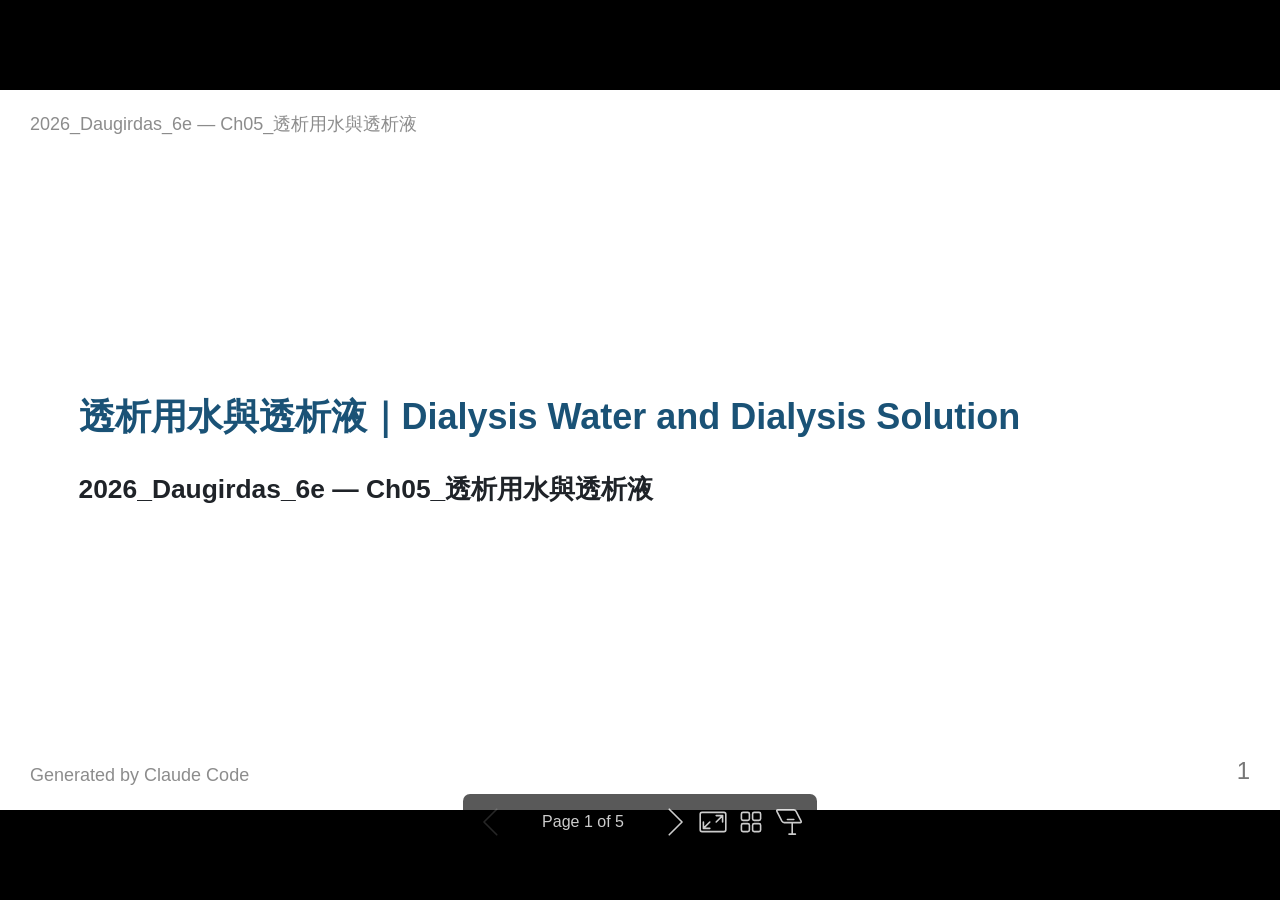
<file: docs/slides/2026_Daugirdas_6e/Ch05_透析用水與透析液.html>
<!DOCTYPE html><html lang="zh-TW"><head><title>透析用水與透析液｜Dialysis Water and Dialysis Solution</title><meta property="og:title" content="透析用水與透析液｜Dialysis Water and Dialysis Solution"><meta charset="UTF-8"><meta name="viewport" content="width=device-width,height=device-height,initial-scale=1.0"><meta name="apple-mobile-web-app-capable" content="yes"><meta http-equiv="X-UA-Compatible" content="ie=edge"><meta property="og:type" content="website"><meta name="twitter:card" content="summary"><style>@media screen{body[data-bespoke-view=""] .bespoke-marp-parent>.bespoke-marp-osc>button,body[data-bespoke-view=next] .bespoke-marp-parent>.bespoke-marp-osc>button,body[data-bespoke-view=overview] button.bespoke-marp-overview-close,body[data-bespoke-view=presenter] .bespoke-marp-presenter-container .bespoke-marp-presenter-info-container .bespoke-marp-presenter-info-page-area .bespoke-marp-presenter-info-page,body[data-bespoke-view=presenter] .bespoke-marp-presenter-container .bespoke-marp-presenter-info-container button,body[data-bespoke-view=presenter] .bespoke-marp-presenter-container .bespoke-marp-presenter-note-container button{appearance:none;background-color:initial;border:0;color:inherit;cursor:pointer;font-size:inherit;opacity:.8;outline:none;padding:0;transition:opacity .2s linear;-webkit-tap-highlight-color:transparent}body[data-bespoke-view=""] .bespoke-marp-parent>.bespoke-marp-osc>button:disabled,body[data-bespoke-view=next] .bespoke-marp-parent>.bespoke-marp-osc>button:disabled,body[data-bespoke-view=overview] button.bespoke-marp-overview-close:disabled,body[data-bespoke-view=presenter] .bespoke-marp-presenter-container .bespoke-marp-presenter-info-container .bespoke-marp-presenter-info-page-area .bespoke-marp-presenter-info-page:disabled,body[data-bespoke-view=presenter] .bespoke-marp-presenter-container .bespoke-marp-presenter-info-container button:disabled,body[data-bespoke-view=presenter] .bespoke-marp-presenter-container .bespoke-marp-presenter-note-container button:disabled{cursor:not-allowed;opacity:.15!important}body[data-bespoke-view=""] .bespoke-marp-parent>.bespoke-marp-osc>button:hover,body[data-bespoke-view=next] .bespoke-marp-parent>.bespoke-marp-osc>button:hover,body[data-bespoke-view=overview] button.bespoke-marp-overview-close:hover,body[data-bespoke-view=presenter] .bespoke-marp-presenter-container .bespoke-marp-presenter-info-container .bespoke-marp-presenter-info-page-area .bespoke-marp-presenter-info-page:hover,body[data-bespoke-view=presenter] .bespoke-marp-presenter-container .bespoke-marp-presenter-info-container button:hover,body[data-bespoke-view=presenter] .bespoke-marp-presenter-container .bespoke-marp-presenter-note-container button:hover{opacity:1}body[data-bespoke-view=""] .bespoke-marp-parent>.bespoke-marp-osc>button:hover:active,body[data-bespoke-view=next] .bespoke-marp-parent>.bespoke-marp-osc>button:hover:active,body[data-bespoke-view=overview] button.bespoke-marp-overview-close:hover:active,body[data-bespoke-view=presenter] .bespoke-marp-presenter-container .bespoke-marp-presenter-info-container .bespoke-marp-presenter-info-page-area .bespoke-marp-presenter-info-page:hover:active,body[data-bespoke-view=presenter] .bespoke-marp-presenter-container .bespoke-marp-presenter-info-container button:hover:active,body[data-bespoke-view=presenter] .bespoke-marp-presenter-container .bespoke-marp-presenter-note-container button:hover:active{opacity:.6}body[data-bespoke-view=""] .bespoke-marp-parent>.bespoke-marp-osc>button:hover:not(:disabled),body[data-bespoke-view=next] .bespoke-marp-parent>.bespoke-marp-osc>button:hover:not(:disabled),body[data-bespoke-view=overview] button.bespoke-marp-overview-close:hover:not(:disabled),body[data-bespoke-view=presenter] .bespoke-marp-presenter-container .bespoke-marp-presenter-info-container .bespoke-marp-presenter-info-page-area .bespoke-marp-presenter-info-page:hover:not(:disabled),body[data-bespoke-view=presenter] .bespoke-marp-presenter-container .bespoke-marp-presenter-info-container button:hover:not(:disabled),body[data-bespoke-view=presenter] .bespoke-marp-presenter-container .bespoke-marp-presenter-note-container button:hover:not(:disabled){transition:none}body[data-bespoke-view=""] .bespoke-marp-parent>.bespoke-marp-osc>button[data-bespoke-marp-osc=prev],body[data-bespoke-view=next] .bespoke-marp-parent>.bespoke-marp-osc>button[data-bespoke-marp-osc=prev],body[data-bespoke-view=presenter] .bespoke-marp-presenter-container .bespoke-marp-presenter-info-container button.bespoke-marp-presenter-info-page-prev{background:#0000 url("[data-uri]") no-repeat 50%;background-size:contain;overflow:hidden;text-indent:100%;white-space:nowrap}body[data-bespoke-view=""] .bespoke-marp-parent>.bespoke-marp-osc>button[data-bespoke-marp-osc=next],body[data-bespoke-view=next] .bespoke-marp-parent>.bespoke-marp-osc>button[data-bespoke-marp-osc=next],body[data-bespoke-view=presenter] .bespoke-marp-presenter-container .bespoke-marp-presenter-info-container button.bespoke-marp-presenter-info-page-next{background:#0000 url("[data-uri]") no-repeat 50%;background-size:contain;overflow:hidden;text-indent:100%;white-space:nowrap}body[data-bespoke-view=""] .bespoke-marp-parent>.bespoke-marp-osc>button[data-bespoke-marp-osc=fullscreen],body[data-bespoke-view=next] .bespoke-marp-parent>.bespoke-marp-osc>button[data-bespoke-marp-osc=fullscreen]{background:#0000 url("[data-uri]") no-repeat 50%;background-size:contain;overflow:hidden;text-indent:100%;white-space:nowrap}body[data-bespoke-view=""] .bespoke-marp-parent>.bespoke-marp-osc>button.exit[data-bespoke-marp-osc=fullscreen],body[data-bespoke-view=next] .bespoke-marp-parent>.bespoke-marp-osc>button.exit[data-bespoke-marp-osc=fullscreen]{background-image:url("[data-uri]")}body[data-bespoke-view=""] .bespoke-marp-parent>.bespoke-marp-osc>button[data-bespoke-marp-osc=presenter],body[data-bespoke-view=next] .bespoke-marp-parent>.bespoke-marp-osc>button[data-bespoke-marp-osc=presenter]{background:#0000 url("[data-uri]") no-repeat 50%;background-size:contain;overflow:hidden;text-indent:100%;white-space:nowrap}body[data-bespoke-view=overview] button.bespoke-marp-overview-close,body[data-bespoke-view=presenter] .bespoke-marp-presenter-container .bespoke-marp-presenter-note-container button.bespoke-marp-presenter-note-bigger{background:#0000 url("[data-uri]") no-repeat 50%;background-size:contain;overflow:hidden;text-indent:100%;white-space:nowrap}body[data-bespoke-view=presenter] .bespoke-marp-presenter-container .bespoke-marp-presenter-note-container button.bespoke-marp-presenter-note-smaller{background:#0000 url("[data-uri]") no-repeat 50%;background-size:contain;overflow:hidden;text-indent:100%;white-space:nowrap}body[data-bespoke-view=""] .bespoke-marp-parent>.bespoke-marp-osc>button[data-bespoke-marp-osc=overview],body[data-bespoke-view=next] .bespoke-marp-parent>.bespoke-marp-osc>button[data-bespoke-marp-osc=overview]{background:#0000 url("[data-uri]") no-repeat 50%;background-size:contain;overflow:hidden;text-indent:100%;white-space:nowrap}}@keyframes __bespoke_marp_transition_reduced_outgoing__{0%{opacity:1}to{opacity:0}}@keyframes __bespoke_marp_transition_reduced_incoming__{0%{mix-blend-mode:plus-lighter;opacity:0}to{mix-blend-mode:plus-lighter;opacity:1}}.bespoke-marp-note,.bespoke-marp-osc,.bespoke-progress-parent{display:none;transition:none}@media screen{::view-transition-group(*){animation-duration:var(--marp-bespoke-transition-animation-duration,.5s);animation-timing-function:ease}::view-transition-new(*),::view-transition-old(*){animation-delay:0s;animation-direction:var(--marp-bespoke-transition-animation-direction,normal);animation-duration:var(--marp-bespoke-transition-animation-duration,.5s);animation-fill-mode:both;animation-name:var(--marp-bespoke-transition-animation-name,var(--marp-bespoke-transition-animation-name-fallback,__bespoke_marp_transition_no_animation__));mix-blend-mode:normal}::view-transition-old(*){--marp-bespoke-transition-animation-name-fallback:__bespoke_marp_transition_reduced_outgoing__;animation-timing-function:ease}::view-transition-new(*){--marp-bespoke-transition-animation-name-fallback:__bespoke_marp_transition_reduced_incoming__;animation-timing-function:ease}::view-transition-new(root),::view-transition-old(root){animation-timing-function:linear}::view-transition-new(__bespoke_marp_transition_osc__),::view-transition-old(__bespoke_marp_transition_osc__){animation-duration:0s!important;animation-name:__bespoke_marp_transition_osc__!important}::view-transition-new(__bespoke_marp_transition_osc__){opacity:0!important}.bespoke-marp-transition-warming-up::view-transition-group(*),.bespoke-marp-transition-warming-up::view-transition-new(*),.bespoke-marp-transition-warming-up::view-transition-old(*){animation-play-state:paused!important}body,html{height:100%;margin:0}body{background:#000;overflow:hidden}svg.bespoke-marp-slide{content-visibility:hidden;interactivity:inert;opacity:0;pointer-events:none;z-index:-1}svg.bespoke-marp-slide:not(.bespoke-marp-active) *{view-transition-name:none!important}svg.bespoke-marp-slide.bespoke-marp-active{content-visibility:visible;interactivity:auto;opacity:1;pointer-events:auto;z-index:0}svg.bespoke-marp-slide.bespoke-marp-active.bespoke-marp-active-ready *{animation-name:__bespoke_marp__!important}@supports not (content-visibility:hidden){svg.bespoke-marp-slide[data-bespoke-marp-load=hideable]{display:none}svg.bespoke-marp-slide[data-bespoke-marp-load=hideable].bespoke-marp-active{display:block}}}@media screen and (prefers-reduced-motion:reduce){svg.bespoke-marp-slide *{view-transition-name:none!important}}@media screen{[data-bespoke-marp-fragment=inactive]{visibility:hidden}body[data-bespoke-view=""] .bespoke-marp-parent,body[data-bespoke-view=next] .bespoke-marp-parent{inset:0;position:absolute}body[data-bespoke-view=""] .bespoke-marp-parent>.bespoke-marp-osc,body[data-bespoke-view=next] .bespoke-marp-parent>.bespoke-marp-osc{background:#000000a6;border-radius:7px;bottom:50px;color:#fff;contain:paint;display:block;font-family:Helvetica,Arial,sans-serif;font-size:16px;left:50%;line-height:0;opacity:1;padding:12px;position:absolute;touch-action:manipulation;transform:translateX(-50%);transition:opacity .2s linear;-webkit-user-select:none;user-select:none;view-transition-name:__bespoke_marp_transition_osc__;white-space:nowrap;will-change:transform;z-index:1}body[data-bespoke-view=""] .bespoke-marp-parent>.bespoke-marp-osc>:where(*),body[data-bespoke-view=next] .bespoke-marp-parent>.bespoke-marp-osc>:where(*){margin-left:6px}body[data-bespoke-view=""] .bespoke-marp-parent>.bespoke-marp-osc>:where(*):where(:first-child),body[data-bespoke-view=next] .bespoke-marp-parent>.bespoke-marp-osc>:where(*):where(:first-child){margin-left:0}body[data-bespoke-view=""] .bespoke-marp-parent>.bespoke-marp-osc>span,body[data-bespoke-view=next] .bespoke-marp-parent>.bespoke-marp-osc>span{opacity:.8}body[data-bespoke-view=""] .bespoke-marp-parent>.bespoke-marp-osc>span[data-bespoke-marp-osc=page],body[data-bespoke-view=next] .bespoke-marp-parent>.bespoke-marp-osc>span[data-bespoke-marp-osc=page]{display:inline-block;min-width:140px;text-align:center}body[data-bespoke-view=""] .bespoke-marp-parent>.bespoke-marp-osc>button[data-bespoke-marp-osc=fullscreen],body[data-bespoke-view=""] .bespoke-marp-parent>.bespoke-marp-osc>button[data-bespoke-marp-osc=next],body[data-bespoke-view=""] .bespoke-marp-parent>.bespoke-marp-osc>button[data-bespoke-marp-osc=overview],body[data-bespoke-view=""] .bespoke-marp-parent>.bespoke-marp-osc>button[data-bespoke-marp-osc=presenter],body[data-bespoke-view=""] .bespoke-marp-parent>.bespoke-marp-osc>button[data-bespoke-marp-osc=prev],body[data-bespoke-view=next] .bespoke-marp-parent>.bespoke-marp-osc>button[data-bespoke-marp-osc=fullscreen],body[data-bespoke-view=next] .bespoke-marp-parent>.bespoke-marp-osc>button[data-bespoke-marp-osc=next],body[data-bespoke-view=next] .bespoke-marp-parent>.bespoke-marp-osc>button[data-bespoke-marp-osc=overview],body[data-bespoke-view=next] .bespoke-marp-parent>.bespoke-marp-osc>button[data-bespoke-marp-osc=presenter],body[data-bespoke-view=next] .bespoke-marp-parent>.bespoke-marp-osc>button[data-bespoke-marp-osc=prev]{height:32px;line-height:32px;width:32px}body[data-bespoke-view=""] .bespoke-marp-parent.bespoke-marp-inactive,body[data-bespoke-view=next] .bespoke-marp-parent.bespoke-marp-inactive{cursor:none}body[data-bespoke-view=""] .bespoke-marp-parent.bespoke-marp-inactive>.bespoke-marp-osc,body[data-bespoke-view=next] .bespoke-marp-parent.bespoke-marp-inactive>.bespoke-marp-osc{opacity:0;pointer-events:none}body[data-bespoke-view=""] svg.bespoke-marp-slide,body[data-bespoke-view=next] svg.bespoke-marp-slide{height:100%;left:0;position:absolute;top:0;width:100%}body[data-bespoke-view=""] .bespoke-progress-parent{background:#222;display:flex;height:5px;width:100%}body[data-bespoke-view=""] .bespoke-progress-parent+:where(.bespoke-marp-parent){top:5px}body[data-bespoke-view=""] .bespoke-progress-parent .bespoke-progress-bar{background:#0288d1;flex:0 0 0;transition:flex-basis .2s cubic-bezier(0,1,1,1)}body[data-bespoke-view=next]{background:#0000}body[data-bespoke-view=presenter]{background:#161616}body[data-bespoke-view=presenter] .bespoke-marp-presenter-container{display:grid;font-family:Helvetica,Arial,sans-serif;grid-template:"current dragbar next" minmax(140px,1fr) "current dragbar note" 2fr "info    dragbar note" 3em;grid-template-columns:minmax(3px,var(--bespoke-marp-presenter-split-ratio,66%)) 0 minmax(3px,1fr);height:100%;left:0;position:absolute;top:0;width:100%}body[data-bespoke-view=presenter] .bespoke-marp-presenter-container :where(.bespoke-marp-parent){grid-area:current;overflow:hidden;position:relative}body[data-bespoke-view=presenter] .bespoke-marp-presenter-container :where(.bespoke-marp-parent) :where(svg.bespoke-marp-slide){height:calc(100% - 40px);left:20px;pointer-events:none;position:absolute;top:20px;-webkit-user-select:none;user-select:none;width:calc(100% - 40px)}body[data-bespoke-view=presenter] .bespoke-marp-presenter-container :where(.bespoke-marp-parent) :where(svg.bespoke-marp-slide).bespoke-marp-active{filter:drop-shadow(0 3px 10px rgba(0,0,0,.5))}body[data-bespoke-view=presenter] .bespoke-marp-presenter-container .bespoke-marp-presenter-dragbar-container{background:#0288d1;cursor:col-resize;grid-area:dragbar;margin-left:-3px;opacity:0;position:relative;transition:opacity .4s linear .1s;width:6px;z-index:10}body[data-bespoke-view=presenter] .bespoke-marp-presenter-container .bespoke-marp-presenter-dragbar-container:hover{opacity:1}body[data-bespoke-view=presenter] .bespoke-marp-presenter-container .bespoke-marp-presenter-dragbar-container.active{opacity:1;transition-delay:0s}body[data-bespoke-view=presenter] .bespoke-marp-presenter-container .bespoke-marp-presenter-next-container{background:#222;cursor:pointer;display:none;grid-area:next;overflow:hidden;position:relative}body[data-bespoke-view=presenter] .bespoke-marp-presenter-container .bespoke-marp-presenter-next-container.active{display:block}body[data-bespoke-view=presenter] .bespoke-marp-presenter-container .bespoke-marp-presenter-next-container iframe.bespoke-marp-presenter-next{background:#0000;border:0;display:block;filter:drop-shadow(0 3px 10px rgba(0,0,0,.5));height:calc(100% - 40px);left:20px;pointer-events:none;position:absolute;interactivity:inert;top:20px;-webkit-user-select:none;user-select:none;width:calc(100% - 40px)}body[data-bespoke-view=presenter] .bespoke-marp-presenter-container .bespoke-marp-presenter-note-container{background:#222;color:#eee;grid-area:note;position:relative;z-index:1}body[data-bespoke-view=presenter] .bespoke-marp-presenter-container .bespoke-marp-presenter-note-container button{height:1.5em;line-height:1.5em;width:1.5em}body[data-bespoke-view=presenter] .bespoke-marp-presenter-container .bespoke-marp-presenter-note-container .bespoke-marp-presenter-note-wrapper{display:block;inset:0;position:absolute}body[data-bespoke-view=presenter] .bespoke-marp-presenter-container .bespoke-marp-presenter-note-container .bespoke-marp-presenter-note-buttons{background:#000000a6;border-radius:4px;bottom:0;display:flex;gap:4px;margin:12px;opacity:0;padding:6px;pointer-events:none;position:absolute;right:0;transition:opacity .2s linear}body[data-bespoke-view=presenter] .bespoke-marp-presenter-container .bespoke-marp-presenter-note-container .bespoke-marp-presenter-note-buttons:focus-within,body[data-bespoke-view=presenter] .bespoke-marp-presenter-container .bespoke-marp-presenter-note-container .bespoke-marp-presenter-note-wrapper:focus-within+.bespoke-marp-presenter-note-buttons,body[data-bespoke-view=presenter] .bespoke-marp-presenter-container .bespoke-marp-presenter-note-container:hover .bespoke-marp-presenter-note-buttons{opacity:1;pointer-events:auto}body[data-bespoke-view=presenter] .bespoke-marp-presenter-container .bespoke-marp-presenter-note-container .bespoke-marp-note{box-sizing:border-box;font-size:calc(1.1em*var(--bespoke-marp-note-font-scale, 1));height:calc(100% - 40px);margin:20px;overflow:auto;padding-right:3px;white-space:pre-wrap;width:calc(100% - 40px);word-wrap:break-word;scrollbar-color:#eeeeee80 #0000;scrollbar-width:thin}body[data-bespoke-view=presenter] .bespoke-marp-presenter-container .bespoke-marp-presenter-note-container .bespoke-marp-note::-webkit-scrollbar{width:6px}body[data-bespoke-view=presenter] .bespoke-marp-presenter-container .bespoke-marp-presenter-note-container .bespoke-marp-note::-webkit-scrollbar-track{background:#0000}body[data-bespoke-view=presenter] .bespoke-marp-presenter-container .bespoke-marp-presenter-note-container .bespoke-marp-note::-webkit-scrollbar-thumb{background:#eeeeee80;border-radius:6px}body[data-bespoke-view=presenter] .bespoke-marp-presenter-container .bespoke-marp-presenter-note-container .bespoke-marp-note:empty{pointer-events:none}body[data-bespoke-view=presenter] .bespoke-marp-presenter-container .bespoke-marp-presenter-note-container .bespoke-marp-note.active{display:block}body[data-bespoke-view=presenter] .bespoke-marp-presenter-container .bespoke-marp-presenter-note-container .bespoke-marp-note p:first-child{margin-top:0}body[data-bespoke-view=presenter] .bespoke-marp-presenter-container .bespoke-marp-presenter-note-container .bespoke-marp-note p:last-child{margin-bottom:0}body[data-bespoke-view=presenter] .bespoke-marp-presenter-container .bespoke-marp-presenter-info-container{align-items:center;box-sizing:border-box;color:#eee;display:flex;flex-wrap:nowrap;grid-area:info;justify-content:center;overflow:hidden;padding:0 10px}body[data-bespoke-view=presenter] .bespoke-marp-presenter-container .bespoke-marp-presenter-info-container .bespoke-marp-presenter-info-page-area,body[data-bespoke-view=presenter] .bespoke-marp-presenter-container .bespoke-marp-presenter-info-container .bespoke-marp-presenter-info-time,body[data-bespoke-view=presenter] .bespoke-marp-presenter-container .bespoke-marp-presenter-info-container .bespoke-marp-presenter-info-timer{box-sizing:border-box;display:block;padding:0 10px;white-space:nowrap;width:100%}body[data-bespoke-view=presenter] .bespoke-marp-presenter-container .bespoke-marp-presenter-info-container button{height:1.5em;line-height:1.5em;width:1.5em}body[data-bespoke-view=presenter] .bespoke-marp-presenter-container .bespoke-marp-presenter-info-container .bespoke-marp-presenter-info-page-area{order:2;text-align:center}body[data-bespoke-view=presenter] .bespoke-marp-presenter-container .bespoke-marp-presenter-info-container .bespoke-marp-presenter-info-page-area .bespoke-marp-presenter-info-page{display:inline-block;min-width:120px;text-align:center}body[data-bespoke-view=presenter] .bespoke-marp-presenter-container .bespoke-marp-presenter-info-container .bespoke-marp-presenter-info-time{color:#999;order:1;text-align:left}body[data-bespoke-view=presenter] .bespoke-marp-presenter-container .bespoke-marp-presenter-info-container .bespoke-marp-presenter-info-timer{color:#999;order:3;text-align:right}body[data-bespoke-view=presenter] .bespoke-marp-presenter-container .bespoke-marp-presenter-info-container .bespoke-marp-presenter-info-timer:hover{cursor:pointer}body[data-bespoke-view=overview]{background:#161616;overflow:auto}body[data-bespoke-view=overview] [data-bespoke-marp-fragment=inactive]{visibility:visible}body[data-bespoke-view=overview] .bespoke-marp-overview-header{backdrop-filter:blur(4px);background:#222222d9;box-shadow:0 3px 10px #00000080;box-sizing:border-box;display:flex;height:48px;inset:0 0 auto;justify-content:flex-end;padding:10px;position:fixed;z-index:1}body[data-bespoke-view=overview] button.bespoke-marp-overview-close{height:28px;line-height:28px;transform:rotate(45deg);width:28px}body[data-bespoke-view=overview] .bespoke-marp-parent{display:grid;gap:40px;grid-template-columns:repeat(auto-fit,minmax(0,240px));justify-content:space-around;padding:30px}body[data-bespoke-view=overview] .bespoke-marp-parent svg.bespoke-marp-slide{--bov-selected:#0000;--bov-focus:#161616;--bov-focus-outline:#0000;background-image:conic-gradient(#161616 0 0),conic-gradient(var(--bov-focus) 0 0),conic-gradient(var(--bov-focus-outline) 0 0),conic-gradient(var(--bov-selected) 0 0);background-position:5px 5px,3px 3px,2px 2px,0 0;background-repeat:no-repeat;background-size:calc(100% - 10px) calc(100% - 10px),calc(100% - 6px) calc(100% - 6px),calc(100% - 4px) calc(100% - 4px),100% 100%;content-visibility:visible;cursor:pointer;filter:drop-shadow(0 3px 10px rgba(0,0,0,.5));margin:-6px;padding:6px;interactivity:auto;opacity:1;outline:0;pointer-events:auto;scroll-margin-block:30px;width:100%;z-index:0}body[data-bespoke-view=overview] .bespoke-marp-parent svg.bespoke-marp-slide *,body[data-bespoke-view=overview] .bespoke-marp-parent svg.bespoke-marp-slide.bespoke-marp-active *{pointer-events:none;interactivity:inert}body[data-bespoke-view=overview] .bespoke-marp-parent svg.bespoke-marp-slide:active,body[data-bespoke-view=overview] .bespoke-marp-parent svg.bespoke-marp-slide:focus-visible,body[data-bespoke-view=overview] .bespoke-marp-parent svg.bespoke-marp-slide:hover{--bov-focus-outline:#161616}body[data-bespoke-view=overview] .bespoke-marp-parent svg.bespoke-marp-slide:focus-visible,body[data-bespoke-view=overview] .bespoke-marp-parent svg.bespoke-marp-slide:hover{--bov-focus:#999}body[data-bespoke-view=overview] .bespoke-marp-parent svg.bespoke-marp-slide:active{--bov-focus:#eee}body[data-bespoke-view=overview] .bespoke-marp-parent svg.bespoke-marp-slide.bespoke-marp-active{--bov-selected:#0288d1}body[data-bespoke-view=overview]:has(.bespoke-marp-overview-header) .bespoke-marp-parent{padding-top:78px}body[data-bespoke-view=overview]:has(.bespoke-marp-overview-header) .bespoke-marp-parent svg.bespoke-marp-slide{scroll-margin-top:78px}.bespoke-marp-overview{background:#000000a6;inset:0;opacity:0;pointer-events:none;position:fixed;transition:opacity .1s ease;z-index:10}.bespoke-marp-overview iframe{background:#222;border:0;display:block;height:100%;left:0;position:absolute;top:0;width:100%}.bespoke-marp-overview[data-open="1"]{opacity:1;pointer-events:auto}}@media print{.bespoke-marp-overview,.bespoke-marp-presenter-info-container,.bespoke-marp-presenter-next-container,.bespoke-marp-presenter-note-container{display:none}}</style><style>div#\:\$p > svg > foreignObject > section{width:1280px;height:720px;box-sizing:border-box;overflow:hidden;position:relative;scroll-snap-align:center center;-webkit-text-size-adjust:100%;text-size-adjust:100%}div#\:\$p > svg > foreignObject > section::after{bottom:0;content:attr(data-marpit-pagination);padding:inherit;pointer-events:none;position:absolute;right:0}div#\:\$p > svg > foreignObject > section:not([data-marpit-pagination])::after{display:none}div#\:\$p > svg > foreignObject > section :is(h1, marp-h1){font-size:2em;margin-block:0.67em}div#\:\$p > svg > foreignObject > section video::-webkit-media-controls{will-change:transform}@page {size:1280px 720px;margin:0}@media print{html, body{background-color:#fff;margin:0;page-break-inside:avoid;break-inside:avoid-page}div#\:\$p > svg > foreignObject > section{page-break-before:always;break-before:page}div#\:\$p > svg > foreignObject > section, div#\:\$p > svg > foreignObject > section *{-webkit-print-color-adjust:exact!important;animation-delay:0s!important;animation-duration:0s!important;color-adjust:exact!important;print-color-adjust:exact!important;transition:none!important}div#\:\$p > svg[data-marpit-svg]{display:block;height:100vh;width:100vw}}div#\:\$p > svg > foreignObject > :where(section){container-type:size}div#\:\$p > svg > foreignObject > section img[data-marp-twemoji]{background:transparent;height:1em;margin:0 .05em 0 .1em;vertical-align:-.1em;width:1em}div#\:\$p > svg > foreignObject > section{--fgColor-danger:light-dark(#d1242f, #f85149);--bgColor-attention-muted:light-dark(#fff8c5, #bb800926);--bgColor-muted:light-dark(#f6f8fa, #151b23);--bgColor-neutral-muted:light-dark(#818b981f, #656c7633);--borderColor-accent-emphasis:light-dark(#0969da, #1f6feb);--borderColor-attention-emphasis:light-dark(#9a6700, #9e6a03);--borderColor-danger-emphasis:light-dark(#cf222e, #da3633);--borderColor-default:light-dark(#d1d9e0, #3d444d);--borderColor-done-emphasis:light-dark(#8250df, #8957e5);--borderColor-success-emphasis:light-dark(#1a7f37, #238636);--color-prettylights-syntax-brackethighlighter-angle:light-dark(#59636e, #9198a1);--color-prettylights-syntax-brackethighlighter-unmatched:light-dark(#82071e, #f85149);--color-prettylights-syntax-carriage-return-bg:light-dark(#cf222e, #b62324);--color-prettylights-syntax-carriage-return-text:light-dark(#f6f8fa, #f0f6fc);--color-prettylights-syntax-comment:light-dark(#59636e, #9198a1);--color-prettylights-syntax-constant:light-dark(#0550ae, #79c0ff);--color-prettylights-syntax-constant-other-reference-link:light-dark(#0a3069, #a5d6ff);--color-prettylights-syntax-entity:light-dark(#6639ba, #d2a8ff);--color-prettylights-syntax-entity-tag:light-dark(#0550ae, #7ee787);--color-prettylights-syntax-invalid-illegal-text:light-dark(var(--fgColor-danger), var(--fgColor-danger));--color-prettylights-syntax-keyword:light-dark(#cf222e, #ff7b72);--color-prettylights-syntax-markup-changed-bg:light-dark(#ffd8b5, #5a1e02);--color-prettylights-syntax-markup-changed-text:light-dark(#953800, #ffdfb6);--color-prettylights-syntax-markup-deleted-bg:light-dark(#ffebe9, #67060c);--color-prettylights-syntax-markup-deleted-text:light-dark(#82071e, #ffdcd7);--color-prettylights-syntax-markup-heading:light-dark(#0550ae, #1f6feb);--color-prettylights-syntax-markup-ignored-bg:light-dark(#0550ae, #1158c7);--color-prettylights-syntax-markup-ignored-text:light-dark(#d1d9e0, #f0f6fc);--color-prettylights-syntax-markup-inserted-bg:light-dark(#dafbe1, #033a16);--color-prettylights-syntax-markup-inserted-text:light-dark(#116329, #aff5b4);--color-prettylights-syntax-markup-list:light-dark(#3b2300, #f2cc60);--color-prettylights-syntax-meta-diff-range:light-dark(#8250df, #d2a8ff);--color-prettylights-syntax-string:light-dark(#0a3069, #a5d6ff);--color-prettylights-syntax-string-regexp:light-dark(#116329, #7ee787);--color-prettylights-syntax-sublimelinter-gutter-mark:light-dark(#818b98, #3d444d);--color-prettylights-syntax-variable:light-dark(#953800, #ffa657);--fgColor-accent:light-dark(#0969da, #4493f8);--fgColor-attention:light-dark(#9a6700, #d29922);--fgColor-done:light-dark(#8250df, #ab7df8);--fgColor-muted:light-dark(#59636e, #9198a1);--fgColor-success:light-dark(#1a7f37, #3fb950);--bgColor-default:light-dark(#fff, #0d1117);--borderColor-muted:light-dark(#d1d9e0b3, #3d444db3);--color-prettylights-syntax-invalid-illegal-bg:light-dark(var(--bgColor-danger-muted), var(--bgColor-danger-muted));--color-prettylights-syntax-markup-bold:light-dark(#1f2328, #f0f6fc);--color-prettylights-syntax-markup-italic:light-dark(#1f2328, #f0f6fc);--color-prettylights-syntax-storage-modifier-import:light-dark(#1f2328, #f0f6fc);--fgColor-default:light-dark(#1f2328, #f0f6fc);--focus-outlineColor:light-dark(var(--borderColor-accent-emphasis), var(--borderColor-accent-emphasis));--borderColor-neutral-muted:light-dark(var(--borderColor-muted), var(--borderColor-muted));--base-size-16:calc(var(--marpit-root-font-size, 1rem) * 1);--base-size-24:calc(var(--marpit-root-font-size, 1rem) * 1.5);--base-size-4:calc(var(--marpit-root-font-size, 1rem) * 0.25);--base-size-40:calc(var(--marpit-root-font-size, 1rem) * 2.5);--base-size-8:calc(var(--marpit-root-font-size, 1rem) * 0.5);--base-text-weight-medium:500;--base-text-weight-normal:400;--base-text-weight-semibold:600;--fontStack-monospace:ui-monospace, SFMono-Regular, SF Mono, Menlo, Consolas, Liberation Mono, monospace;--fontStack-sansSerif:-apple-system, BlinkMacSystemFont, "Segoe UI", "Noto Sans", Helvetica, Arial, sans-serif, "Apple Color Emoji", "Segoe UI Emoji";}/*!
 * Marp default theme.
 *
 * @theme default
 * @author Yuki Hattori
 *
 * @auto-scaling true
 * @size 16:9 1280px 720px
 * @size 4:3 960px 720px
 */div#\:\$p > svg > foreignObject > section [data-theme=light],div#\:\$p > svg > foreignObject > section{color-scheme:light}div#\:\$p > svg > foreignObject > section [data-theme=dark],div#\:\$p > svg > foreignObject > section:where(.invert){color-scheme:dark}div#\:\$p > svg > foreignObject > section{-ms-text-size-adjust:100%;-webkit-text-size-adjust:100%;background-color:var(--bgColor-default);color:var(--fgColor-default);font-family:var(--fontStack-sansSerif, -apple-system, BlinkMacSystemFont, "Segoe UI", "Noto Sans", Helvetica, Arial, sans-serif, "Apple Color Emoji", "Segoe UI Emoji");font-size:16px;font-weight:var(--base-text-weight-normal, 400);line-height:1.5;margin:0;word-wrap:break-word}div#\:\$p > svg > foreignObject > section{--marpit-root-font-size:16px}div#\:\$p > svg > foreignObject > section a{text-decoration:underline;text-underline-offset:calc(var(--marpit-root-font-size, 1rem) * .2)}div#\:\$p > svg > foreignObject > section :is(h1, marp-h1):hover .anchor .octicon-link:before,div#\:\$p > svg > foreignObject > section :is(h2, marp-h2):hover .anchor .octicon-link:before,div#\:\$p > svg > foreignObject > section :is(h3, marp-h3):hover .anchor .octicon-link:before,div#\:\$p > svg > foreignObject > section :is(h4, marp-h4):hover .anchor .octicon-link:before,div#\:\$p > svg > foreignObject > section :is(h5, marp-h5):hover .anchor .octicon-link:before,div#\:\$p > svg > foreignObject > section :is(h6, marp-h6):hover .anchor .octicon-link:before{background-color:currentColor;content:" ";display:inline-block;height:16px;-webkit-mask-image:url('data:image/svg+xml;charset=utf-8,<svg xmlns="http://www.w3.org/2000/svg" aria-hidden="true" viewBox="0 0 16 16"><path fill-rule="evenodd" d="M7.775 3.275a.75.75 0 0 0 1.06 1.06l1.25-1.25a2 2 0 1 1 2.83 2.83l-2.5 2.5a2 2 0 0 1-2.83 0 .75.75 0 0 0-1.06 1.06 3.5 3.5 0 0 0 4.95 0l2.5-2.5a3.5 3.5 0 0 0-4.95-4.95zm-4.69 9.64a2 2 0 0 1 0-2.83l2.5-2.5a2 2 0 0 1 2.83 0 .75.75 0 0 0 1.06-1.06 3.5 3.5 0 0 0-4.95 0l-2.5 2.5a3.5 3.5 0 0 0 4.95 4.95l1.25-1.25a.75.75 0 0 0-1.06-1.06l-1.25 1.25a2 2 0 0 1-2.83 0"/></svg>');mask-image:url('data:image/svg+xml;charset=utf-8,<svg xmlns="http://www.w3.org/2000/svg" aria-hidden="true" viewBox="0 0 16 16"><path fill-rule="evenodd" d="M7.775 3.275a.75.75 0 0 0 1.06 1.06l1.25-1.25a2 2 0 1 1 2.83 2.83l-2.5 2.5a2 2 0 0 1-2.83 0 .75.75 0 0 0-1.06 1.06 3.5 3.5 0 0 0 4.95 0l2.5-2.5a3.5 3.5 0 0 0-4.95-4.95zm-4.69 9.64a2 2 0 0 1 0-2.83l2.5-2.5a2 2 0 0 1 2.83 0 .75.75 0 0 0 1.06-1.06 3.5 3.5 0 0 0-4.95 0l-2.5 2.5a3.5 3.5 0 0 0 4.95 4.95l1.25-1.25a.75.75 0 0 0-1.06-1.06l-1.25 1.25a2 2 0 0 1-2.83 0"/></svg>');width:16px}div#\:\$p > svg > foreignObject > section details,div#\:\$p > svg > foreignObject > section figcaption,div#\:\$p > svg > foreignObject > section figure{display:block}div#\:\$p > svg > foreignObject > section summary{display:list-item}div#\:\$p > svg > foreignObject > section [hidden]{display:none!important}div#\:\$p > svg > foreignObject > section a{background-color:transparent;color:var(--fgColor-accent);text-decoration:none}div#\:\$p > svg > foreignObject > section abbr[title]{border-bottom:none;-webkit-text-decoration:underline dotted;text-decoration:underline dotted}div#\:\$p > svg > foreignObject > section b,div#\:\$p > svg > foreignObject > section strong{font-weight:var(--base-text-weight-semibold, 600)}div#\:\$p > svg > foreignObject > section dfn{font-style:italic}div#\:\$p > svg > foreignObject > section :is(h1, marp-h1){border-bottom:1px solid var(--borderColor-muted);font-size:2em;font-weight:var(--base-text-weight-semibold, 600);margin:.67em 0;padding-bottom:.3em}div#\:\$p > svg > foreignObject > section mark{background-color:var(--bgColor-attention-muted);color:var(--fgColor-default)}div#\:\$p > svg > foreignObject > section small{font-size:90%}div#\:\$p > svg > foreignObject > section sub,div#\:\$p > svg > foreignObject > section sup{font-size:75%;line-height:0;position:relative;vertical-align:baseline}div#\:\$p > svg > foreignObject > section sub{bottom:-.25em}div#\:\$p > svg > foreignObject > section sup{top:-.5em}div#\:\$p > svg > foreignObject > section img{border-style:none;box-sizing:content-box;max-width:100%}div#\:\$p > svg > foreignObject > section code,div#\:\$p > svg > foreignObject > section kbd,div#\:\$p > svg > foreignObject > section :is(pre, marp-pre),div#\:\$p > svg > foreignObject > section samp{font-family:monospace;font-size:1em}div#\:\$p > svg > foreignObject > section figure{margin:1em var(--base-size-40)}div#\:\$p > svg > foreignObject > section hr{background:transparent;background-color:var(--borderColor-default);border:0;box-sizing:content-box;height:.25em;margin:var(--base-size-24) 0;overflow:hidden;padding:0}div#\:\$p > svg > foreignObject > section input{font:inherit;font-family:inherit;font-size:inherit;line-height:inherit;margin:0;overflow:visible}div#\:\$p > svg > foreignObject > section [type=button],div#\:\$p > svg > foreignObject > section [type=reset],div#\:\$p > svg > foreignObject > section [type=submit]{-webkit-appearance:button;-moz-appearance:button;appearance:button}div#\:\$p > svg > foreignObject > section [type=checkbox],div#\:\$p > svg > foreignObject > section [type=radio]{box-sizing:border-box;padding:0}div#\:\$p > svg > foreignObject > section [type=number]::-webkit-inner-spin-button,div#\:\$p > svg > foreignObject > section [type=number]::-webkit-outer-spin-button{height:auto}div#\:\$p > svg > foreignObject > section [type=search]::-webkit-search-cancel-button,div#\:\$p > svg > foreignObject > section [type=search]::-webkit-search-decoration{-webkit-appearance:none;appearance:none}div#\:\$p > svg > foreignObject > section ::-webkit-input-placeholder{color:inherit;opacity:.54}div#\:\$p > svg > foreignObject > section ::-webkit-file-upload-button{-webkit-appearance:button;appearance:button;font:inherit}div#\:\$p > svg > foreignObject > section a:hover{text-decoration:underline}div#\:\$p > svg > foreignObject > section ::-moz-placeholder{color:var(--fgColor-muted);opacity:1}div#\:\$p > svg > foreignObject > section ::placeholder{color:var(--fgColor-muted);opacity:1}div#\:\$p > svg > foreignObject > section hr:after,div#\:\$p > svg > foreignObject > section hr:before{content:"";display:table}div#\:\$p > svg > foreignObject > section hr:after{clear:both}div#\:\$p > svg > foreignObject > section table{border-collapse:collapse;border-spacing:0;display:block;font-variant:tabular-nums;max-width:100%;overflow:auto;width:-moz-max-content;width:max-content}div#\:\$p > svg > foreignObject > section td,div#\:\$p > svg > foreignObject > section th{padding:0}div#\:\$p > svg > foreignObject > section details summary{cursor:pointer}div#\:\$p > svg > foreignObject > section [role=button]:focus,div#\:\$p > svg > foreignObject > section a:focus,div#\:\$p > svg > foreignObject > section input[type=checkbox]:focus,div#\:\$p > svg > foreignObject > section input[type=radio]:focus{box-shadow:none;outline:2px solid var(--focus-outlineColor);outline-offset:-2px}div#\:\$p > svg > foreignObject > section [role=button]:focus:not(:focus-visible),div#\:\$p > svg > foreignObject > section a:focus:not(:focus-visible),div#\:\$p > svg > foreignObject > section input[type=checkbox]:focus:not(:focus-visible),div#\:\$p > svg > foreignObject > section input[type=radio]:focus:not(:focus-visible){outline:1px solid transparent}div#\:\$p > svg > foreignObject > section [role=button]:focus-visible,div#\:\$p > svg > foreignObject > section a:focus-visible,div#\:\$p > svg > foreignObject > section input[type=checkbox]:focus-visible,div#\:\$p > svg > foreignObject > section input[type=radio]:focus-visible{box-shadow:none;outline:2px solid var(--focus-outlineColor);outline-offset:-2px}div#\:\$p > svg > foreignObject > section a:not([class]):focus,div#\:\$p > svg > foreignObject > section a:not([class]):focus-visible,div#\:\$p > svg > foreignObject > section input[type=checkbox]:focus,div#\:\$p > svg > foreignObject > section input[type=checkbox]:focus-visible,div#\:\$p > svg > foreignObject > section input[type=radio]:focus,div#\:\$p > svg > foreignObject > section input[type=radio]:focus-visible{outline-offset:0}div#\:\$p > svg > foreignObject > section kbd{background-color:var(--bgColor-muted);border-bottom-color:var(--borderColor-neutral-muted);border:1px solid var(--borderColor-neutral-muted);border-radius:6px;box-shadow:inset 0 -1px 0 var(--borderColor-neutral-muted);color:var(--fgColor-default);display:inline-block;font:11px var(--fontStack-monospace, ui-monospace, SFMono-Regular, SF Mono, Menlo, Consolas, Liberation Mono, monospace);line-height:10px;padding:var(--base-size-4);vertical-align:middle}div#\:\$p > svg > foreignObject > section :is(h1, marp-h1),div#\:\$p > svg > foreignObject > section :is(h2, marp-h2),div#\:\$p > svg > foreignObject > section :is(h3, marp-h3),div#\:\$p > svg > foreignObject > section :is(h4, marp-h4),div#\:\$p > svg > foreignObject > section :is(h5, marp-h5),div#\:\$p > svg > foreignObject > section :is(h6, marp-h6){font-weight:var(--base-text-weight-semibold, 600);line-height:1.25;margin-bottom:var(--base-size-16);margin-top:var(--base-size-24)}div#\:\$p > svg > foreignObject > section :is(h2, marp-h2){border-bottom:1px solid var(--borderColor-muted);font-size:1.5em;padding-bottom:.3em}div#\:\$p > svg > foreignObject > section :is(h2, marp-h2),div#\:\$p > svg > foreignObject > section :is(h3, marp-h3){font-weight:var(--base-text-weight-semibold, 600)}div#\:\$p > svg > foreignObject > section :is(h3, marp-h3){font-size:1.25em}div#\:\$p > svg > foreignObject > section :is(h4, marp-h4){font-size:1em}div#\:\$p > svg > foreignObject > section :is(h4, marp-h4),div#\:\$p > svg > foreignObject > section :is(h5, marp-h5){font-weight:var(--base-text-weight-semibold, 600)}div#\:\$p > svg > foreignObject > section :is(h5, marp-h5){font-size:.875em}div#\:\$p > svg > foreignObject > section :is(h6, marp-h6){color:var(--fgColor-muted);font-size:.85em;font-weight:var(--base-text-weight-semibold, 600)}div#\:\$p > svg > foreignObject > section p{margin-bottom:10px;margin-top:0}div#\:\$p > svg > foreignObject > section blockquote{border-left:.25em solid var(--borderColor-default);color:var(--fgColor-muted);margin:0;padding:0 1em}div#\:\$p > svg > foreignObject > section ol,div#\:\$p > svg > foreignObject > section ul{margin-bottom:0;margin-top:0;padding-left:2em}div#\:\$p > svg > foreignObject > section ol ol,div#\:\$p > svg > foreignObject > section ul ol{list-style-type:lower-roman}div#\:\$p > svg > foreignObject > section ol ol ol,div#\:\$p > svg > foreignObject > section ol ul ol,div#\:\$p > svg > foreignObject > section ul ol ol,div#\:\$p > svg > foreignObject > section ul ul ol{list-style-type:lower-alpha}div#\:\$p > svg > foreignObject > section dd{margin-left:0}div#\:\$p > svg > foreignObject > section code,div#\:\$p > svg > foreignObject > section :is(pre, marp-pre),div#\:\$p > svg > foreignObject > section samp,div#\:\$p > svg > foreignObject > section tt{font-family:var(--fontStack-monospace, ui-monospace, SFMono-Regular, SF Mono, Menlo, Consolas, Liberation Mono, monospace);font-size:12px}div#\:\$p > svg > foreignObject > section :is(pre, marp-pre){margin-bottom:0;margin-top:0;word-wrap:normal}div#\:\$p > svg > foreignObject > section .octicon{display:inline-block;fill:currentColor;overflow:visible!important;vertical-align:text-bottom}div#\:\$p > svg > foreignObject > section input::-webkit-inner-spin-button,div#\:\$p > svg > foreignObject > section input::-webkit-outer-spin-button{-webkit-appearance:none;appearance:none;margin:0}div#\:\$p > svg > foreignObject > section .mr-2{margin-right:var(--base-size-8, 8px)!important}div#\:\$p > svg > foreignObject > section:after,div#\:\$p > svg > foreignObject > section:before{display:table}div#\:\$p > svg > foreignObject > section:after{clear:both}div#\:\$p > svg > foreignObject > section>:first-child{margin-top:0!important}div#\:\$p > svg > foreignObject > section>:last-child{margin-bottom:0!important}div#\:\$p > svg > foreignObject > section a:not([href]){color:inherit;text-decoration:none}div#\:\$p > svg > foreignObject > section .absent{color:var(--fgColor-danger)}div#\:\$p > svg > foreignObject > section .anchor{float:left;line-height:1;margin-left:-20px;padding-right:var(--base-size-4)}div#\:\$p > svg > foreignObject > section .anchor:focus{outline:none}div#\:\$p > svg > foreignObject > section blockquote,div#\:\$p > svg > foreignObject > section details,div#\:\$p > svg > foreignObject > section dl,div#\:\$p > svg > foreignObject > section ol,div#\:\$p > svg > foreignObject > section p,div#\:\$p > svg > foreignObject > section :is(pre, marp-pre),div#\:\$p > svg > foreignObject > section table,div#\:\$p > svg > foreignObject > section ul{margin-bottom:var(--base-size-16);margin-top:0}div#\:\$p > svg > foreignObject > section blockquote>:first-child{margin-top:0}div#\:\$p > svg > foreignObject > section blockquote>:last-child{margin-bottom:0}div#\:\$p > svg > foreignObject > section :is(h1, marp-h1) .octicon-link,div#\:\$p > svg > foreignObject > section :is(h2, marp-h2) .octicon-link,div#\:\$p > svg > foreignObject > section :is(h3, marp-h3) .octicon-link,div#\:\$p > svg > foreignObject > section :is(h4, marp-h4) .octicon-link,div#\:\$p > svg > foreignObject > section :is(h5, marp-h5) .octicon-link,div#\:\$p > svg > foreignObject > section :is(h6, marp-h6) .octicon-link{color:var(--fgColor-default);vertical-align:middle;visibility:hidden}div#\:\$p > svg > foreignObject > section :is(h1, marp-h1):hover .anchor,div#\:\$p > svg > foreignObject > section :is(h2, marp-h2):hover .anchor,div#\:\$p > svg > foreignObject > section :is(h3, marp-h3):hover .anchor,div#\:\$p > svg > foreignObject > section :is(h4, marp-h4):hover .anchor,div#\:\$p > svg > foreignObject > section :is(h5, marp-h5):hover .anchor,div#\:\$p > svg > foreignObject > section :is(h6, marp-h6):hover .anchor{text-decoration:none}div#\:\$p > svg > foreignObject > section :is(h1, marp-h1):hover .anchor .octicon-link,div#\:\$p > svg > foreignObject > section :is(h2, marp-h2):hover .anchor .octicon-link,div#\:\$p > svg > foreignObject > section :is(h3, marp-h3):hover .anchor .octicon-link,div#\:\$p > svg > foreignObject > section :is(h4, marp-h4):hover .anchor .octicon-link,div#\:\$p > svg > foreignObject > section :is(h5, marp-h5):hover .anchor .octicon-link,div#\:\$p > svg > foreignObject > section :is(h6, marp-h6):hover .anchor .octicon-link{visibility:visible}div#\:\$p > svg > foreignObject > section :is(h1, marp-h1) code,div#\:\$p > svg > foreignObject > section :is(h1, marp-h1) tt,div#\:\$p > svg > foreignObject > section :is(h2, marp-h2) code,div#\:\$p > svg > foreignObject > section :is(h2, marp-h2) tt,div#\:\$p > svg > foreignObject > section :is(h3, marp-h3) code,div#\:\$p > svg > foreignObject > section :is(h3, marp-h3) tt,div#\:\$p > svg > foreignObject > section :is(h4, marp-h4) code,div#\:\$p > svg > foreignObject > section :is(h4, marp-h4) tt,div#\:\$p > svg > foreignObject > section :is(h5, marp-h5) code,div#\:\$p > svg > foreignObject > section :is(h5, marp-h5) tt,div#\:\$p > svg > foreignObject > section :is(h6, marp-h6) code,div#\:\$p > svg > foreignObject > section :is(h6, marp-h6) tt{font-size:inherit;padding:0 .2em}div#\:\$p > svg > foreignObject > section summary :is(h1, marp-h1),div#\:\$p > svg > foreignObject > section summary :is(h2, marp-h2),div#\:\$p > svg > foreignObject > section summary :is(h3, marp-h3),div#\:\$p > svg > foreignObject > section summary :is(h4, marp-h4),div#\:\$p > svg > foreignObject > section summary :is(h5, marp-h5),div#\:\$p > svg > foreignObject > section summary :is(h6, marp-h6){display:inline-block}div#\:\$p > svg > foreignObject > section summary :is(h1, marp-h1) .anchor,div#\:\$p > svg > foreignObject > section summary :is(h2, marp-h2) .anchor,div#\:\$p > svg > foreignObject > section summary :is(h3, marp-h3) .anchor,div#\:\$p > svg > foreignObject > section summary :is(h4, marp-h4) .anchor,div#\:\$p > svg > foreignObject > section summary :is(h5, marp-h5) .anchor,div#\:\$p > svg > foreignObject > section summary :is(h6, marp-h6) .anchor{margin-left:-40px}div#\:\$p > svg > foreignObject > section summary :is(h1, marp-h1),div#\:\$p > svg > foreignObject > section summary :is(h2, marp-h2){border-bottom:0;padding-bottom:0}div#\:\$p > svg > foreignObject > section ol.no-list,div#\:\$p > svg > foreignObject > section ul.no-list{list-style-type:none;padding:0}div#\:\$p > svg > foreignObject > section ol[type="a s"]{list-style-type:lower-alpha}div#\:\$p > svg > foreignObject > section ol[type="A s"]{list-style-type:upper-alpha}div#\:\$p > svg > foreignObject > section ol[type="i s"]{list-style-type:lower-roman}div#\:\$p > svg > foreignObject > section ol[type="I s"]{list-style-type:upper-roman}div#\:\$p > svg > foreignObject > section div>ol:not([type]),div#\:\$p > svg > foreignObject > section ol[type="1"]{list-style-type:decimal}div#\:\$p > svg > foreignObject > section ol ol,div#\:\$p > svg > foreignObject > section ol ul,div#\:\$p > svg > foreignObject > section ul ol,div#\:\$p > svg > foreignObject > section ul ul{margin-bottom:0;margin-top:0}div#\:\$p > svg > foreignObject > section li>p{margin-top:var(--base-size-16)}div#\:\$p > svg > foreignObject > section li+li{margin-top:.25em}div#\:\$p > svg > foreignObject > section dl{padding:0}div#\:\$p > svg > foreignObject > section dl dt{font-size:1em;font-style:italic;font-weight:var(--base-text-weight-semibold, 600);margin-top:var(--base-size-16);padding:0}div#\:\$p > svg > foreignObject > section dl dd{margin-bottom:var(--base-size-16);padding:0 var(--base-size-16)}div#\:\$p > svg > foreignObject > section table th{font-weight:var(--base-text-weight-semibold, 600)}div#\:\$p > svg > foreignObject > section table td,div#\:\$p > svg > foreignObject > section table th{border:1px solid var(--borderColor-default);padding:6px 13px}div#\:\$p > svg > foreignObject > section table td>:last-child{margin-bottom:0}div#\:\$p > svg > foreignObject > section table tr{background-color:var(--bgColor-default);border-top:1px solid var(--borderColor-muted)}div#\:\$p > svg > foreignObject > section table tr:nth-child(2n){background-color:var(--bgColor-muted)}div#\:\$p > svg > foreignObject > section table img{background-color:transparent}div#\:\$p > svg > foreignObject > section img[align=right]{padding-left:20px}div#\:\$p > svg > foreignObject > section img[align=left]{padding-right:20px}div#\:\$p > svg > foreignObject > section .emoji{background-color:transparent;max-width:none;vertical-align:text-top}div#\:\$p > svg > foreignObject > section :is(span, marp-span).frame,div#\:\$p > svg > foreignObject > section :is(span, marp-span).frame>:is(span, marp-span){display:block;overflow:hidden}div#\:\$p > svg > foreignObject > section :is(span, marp-span).frame>:is(span, marp-span){border:1px solid var(--borderColor-default);float:left;margin:13px 0 0;padding:7px;width:auto}div#\:\$p > svg > foreignObject > section :is(span, marp-span).frame :is(span, marp-span) img{display:block;float:left}div#\:\$p > svg > foreignObject > section :is(span, marp-span).frame :is(span, marp-span) :is(span, marp-span){clear:both;color:var(--fgColor-default);display:block;padding:5px 0 0}div#\:\$p > svg > foreignObject > section :is(span, marp-span).align-center{clear:both;display:block;overflow:hidden}div#\:\$p > svg > foreignObject > section :is(span, marp-span).align-center>:is(span, marp-span){display:block;margin:13px auto 0;overflow:hidden;text-align:center}div#\:\$p > svg > foreignObject > section :is(span, marp-span).align-center :is(span, marp-span) img{margin:0 auto;text-align:center}div#\:\$p > svg > foreignObject > section :is(span, marp-span).align-right{clear:both;display:block;overflow:hidden}div#\:\$p > svg > foreignObject > section :is(span, marp-span).align-right>:is(span, marp-span){display:block;margin:13px 0 0;overflow:hidden;text-align:right}div#\:\$p > svg > foreignObject > section :is(span, marp-span).align-right :is(span, marp-span) img{margin:0;text-align:right}div#\:\$p > svg > foreignObject > section :is(span, marp-span).float-left{display:block;float:left;margin-right:13px;overflow:hidden}div#\:\$p > svg > foreignObject > section :is(span, marp-span).float-left :is(span, marp-span){margin:13px 0 0}div#\:\$p > svg > foreignObject > section :is(span, marp-span).float-right{display:block;float:right;margin-left:13px;overflow:hidden}div#\:\$p > svg > foreignObject > section :is(span, marp-span).float-right>:is(span, marp-span){display:block;margin:13px auto 0;overflow:hidden;text-align:right}div#\:\$p > svg > foreignObject > section code,div#\:\$p > svg > foreignObject > section tt{background-color:var(--bgColor-neutral-muted);border-radius:6px;font-size:85%;margin:0;padding:.2em .4em;white-space:break-spaces}div#\:\$p > svg > foreignObject > section code br,div#\:\$p > svg > foreignObject > section tt br{display:none}div#\:\$p > svg > foreignObject > section del code{text-decoration:inherit}div#\:\$p > svg > foreignObject > section samp{font-size:85%}div#\:\$p > svg > foreignObject > section :is(pre, marp-pre) code{font-size:100%}div#\:\$p > svg > foreignObject > section :is(pre, marp-pre)>code{background:transparent;border:0;margin:0;padding:0;white-space:pre;word-break:normal}div#\:\$p > svg > foreignObject > section .highlight{margin-bottom:var(--base-size-16)}div#\:\$p > svg > foreignObject > section .highlight :is(pre, marp-pre){margin-bottom:0;word-break:normal}div#\:\$p > svg > foreignObject > section :is(pre, marp-pre){background-color:var(--bgColor-muted);border-radius:6px;color:var(--fgColor-default);font-size:85%;line-height:1.45;overflow:auto;padding:var(--base-size-16)}div#\:\$p > svg > foreignObject > section :is(pre, marp-pre) code,div#\:\$p > svg > foreignObject > section :is(pre, marp-pre) tt{display:inline;line-height:inherit;margin:0;overflow:visible;padding:0;word-wrap:normal;background-color:transparent;border:0}div#\:\$p > svg > foreignObject > section .csv-data td,div#\:\$p > svg > foreignObject > section .csv-data th{font-size:12px;line-height:1;overflow:hidden;padding:5px;text-align:left;white-space:nowrap}div#\:\$p > svg > foreignObject > section .csv-data .blob-num{background:var(--bgColor-default);border:0;padding:10px var(--base-size-8) 9px;text-align:right}div#\:\$p > svg > foreignObject > section .csv-data tr{border-top:0}div#\:\$p > svg > foreignObject > section .csv-data th{background:var(--bgColor-muted);border-top:0;font-weight:var(--base-text-weight-semibold, 600)}div#\:\$p > svg > foreignObject > section [data-footnote-ref]:before{content:"["}div#\:\$p > svg > foreignObject > section [data-footnote-ref]:after{content:"]"}div#\:\$p > svg > foreignObject > section .footnotes{border-top:1px solid var(--borderColor-default);color:var(--fgColor-muted);font-size:12px}div#\:\$p > svg > foreignObject > section div#\:\$p > svg > foreignObject > section section.footnotes{--marpit-root-font-size:12px}div#\:\$p > svg > foreignObject > section .footnotes ol,div#\:\$p > svg > foreignObject > section .footnotes ol ul{padding-left:var(--base-size-16)}div#\:\$p > svg > foreignObject > section .footnotes ol ul{display:inline-block;margin-top:var(--base-size-16)}div#\:\$p > svg > foreignObject > section .footnotes li{position:relative}div#\:\$p > svg > foreignObject > section .footnotes li:target:before{border:2px solid var(--borderColor-accent-emphasis);border-radius:6px;bottom:calc(var(--base-size-8)*-1);content:"";left:calc(var(--base-size-24)*-1);pointer-events:none;position:absolute;right:calc(var(--base-size-8)*-1);top:calc(var(--base-size-8)*-1)}div#\:\$p > svg > foreignObject > section .footnotes li:target{color:var(--fgColor-default)}div#\:\$p > svg > foreignObject > section .footnotes .data-footnote-backref g-emoji{font-family:monospace}div#\:\$p > svg > foreignObject > section .pl-c{color:var(--color-prettylights-syntax-comment)}div#\:\$p > svg > foreignObject > section .pl-c1,div#\:\$p > svg > foreignObject > section .pl-s .pl-v{color:var(--color-prettylights-syntax-constant)}div#\:\$p > svg > foreignObject > section .pl-e,div#\:\$p > svg > foreignObject > section .pl-en{color:var(--color-prettylights-syntax-entity)}div#\:\$p > svg > foreignObject > section .pl-s .pl-s1,div#\:\$p > svg > foreignObject > section .pl-smi{color:var(--color-prettylights-syntax-storage-modifier-import)}div#\:\$p > svg > foreignObject > section .pl-ent{color:var(--color-prettylights-syntax-entity-tag)}div#\:\$p > svg > foreignObject > section .pl-k{color:var(--color-prettylights-syntax-keyword)}div#\:\$p > svg > foreignObject > section .pl-pds,div#\:\$p > svg > foreignObject > section .pl-s,div#\:\$p > svg > foreignObject > section .pl-s .pl-pse .pl-s1,div#\:\$p > svg > foreignObject > section .pl-sr,div#\:\$p > svg > foreignObject > section .pl-sr .pl-cce,div#\:\$p > svg > foreignObject > section .pl-sr .pl-sra,div#\:\$p > svg > foreignObject > section .pl-sr .pl-sre{color:var(--color-prettylights-syntax-string)}div#\:\$p > svg > foreignObject > section .pl-smw,div#\:\$p > svg > foreignObject > section .pl-v{color:var(--color-prettylights-syntax-variable)}div#\:\$p > svg > foreignObject > section .pl-bu{color:var(--color-prettylights-syntax-brackethighlighter-unmatched)}div#\:\$p > svg > foreignObject > section .pl-ii{background-color:var(--color-prettylights-syntax-invalid-illegal-bg);color:var(--color-prettylights-syntax-invalid-illegal-text)}div#\:\$p > svg > foreignObject > section .pl-c2{background-color:var(--color-prettylights-syntax-carriage-return-bg);color:var(--color-prettylights-syntax-carriage-return-text)}div#\:\$p > svg > foreignObject > section .pl-sr .pl-cce{color:var(--color-prettylights-syntax-string-regexp);font-weight:700}div#\:\$p > svg > foreignObject > section .pl-ml{color:var(--color-prettylights-syntax-markup-list)}div#\:\$p > svg > foreignObject > section .pl-mh,div#\:\$p > svg > foreignObject > section .pl-mh .pl-en,div#\:\$p > svg > foreignObject > section .pl-ms{color:var(--color-prettylights-syntax-markup-heading);font-weight:700}div#\:\$p > svg > foreignObject > section .pl-mi{color:var(--color-prettylights-syntax-markup-italic);font-style:italic}div#\:\$p > svg > foreignObject > section .pl-mb{color:var(--color-prettylights-syntax-markup-bold);font-weight:700}div#\:\$p > svg > foreignObject > section .pl-md{background-color:var(--color-prettylights-syntax-markup-deleted-bg);color:var(--color-prettylights-syntax-markup-deleted-text)}div#\:\$p > svg > foreignObject > section .pl-mi1{background-color:var(--color-prettylights-syntax-markup-inserted-bg);color:var(--color-prettylights-syntax-markup-inserted-text)}div#\:\$p > svg > foreignObject > section .pl-mc{background-color:var(--color-prettylights-syntax-markup-changed-bg);color:var(--color-prettylights-syntax-markup-changed-text)}div#\:\$p > svg > foreignObject > section .pl-mi2{background-color:var(--color-prettylights-syntax-markup-ignored-bg);color:var(--color-prettylights-syntax-markup-ignored-text)}div#\:\$p > svg > foreignObject > section .pl-mdr{color:var(--color-prettylights-syntax-meta-diff-range);font-weight:700}div#\:\$p > svg > foreignObject > section .pl-ba{color:var(--color-prettylights-syntax-brackethighlighter-angle)}div#\:\$p > svg > foreignObject > section .pl-sg{color:var(--color-prettylights-syntax-sublimelinter-gutter-mark)}div#\:\$p > svg > foreignObject > section .pl-corl{color:var(--color-prettylights-syntax-constant-other-reference-link);text-decoration:underline}div#\:\$p > svg > foreignObject > section [role=button]:focus:not(:focus-visible),div#\:\$p > svg > foreignObject > section [role=tabpanel][tabindex="0"]:focus:not(:focus-visible),div#\:\$p > svg > foreignObject > section a:focus:not(:focus-visible),div#\:\$p > svg > foreignObject > section button:focus:not(:focus-visible),div#\:\$p > svg > foreignObject > section summary:focus:not(:focus-visible){box-shadow:none;outline:none}div#\:\$p > svg > foreignObject > section [tabindex="0"]:focus:not(:focus-visible),div#\:\$p > svg > foreignObject > section details-dialog:focus:not(:focus-visible){outline:none}div#\:\$p > svg > foreignObject > section g-emoji{display:inline-block;font-family:Apple Color Emoji,Segoe UI Emoji,Segoe UI Symbol;font-size:1em;font-style:normal!important;font-weight:var(--base-text-weight-normal, 400);line-height:1;min-width:1ch;vertical-align:-.075em}div#\:\$p > svg > foreignObject > section g-emoji img{height:1em;width:1em}div#\:\$p > svg > foreignObject > section a:has(>p,>div,>:is(pre, marp-pre),>blockquote){display:block}div#\:\$p > svg > foreignObject > section a:has(>p,>div,>:is(pre, marp-pre),>blockquote):not(:has(.snippet-clipboard-content,>:is(pre, marp-pre))){width:-moz-fit-content;width:fit-content}div#\:\$p > svg > foreignObject > section a:has(>p,>div,>:is(pre, marp-pre),>blockquote):has(.snippet-clipboard-content,>:is(pre, marp-pre)):focus-visible{outline:2px solid var(--focus-outlineColor);outline-offset:2px}div#\:\$p > svg > foreignObject > section .task-list-item{list-style-type:none}div#\:\$p > svg > foreignObject > section .task-list-item label{font-weight:var(--base-text-weight-normal, 400)}div#\:\$p > svg > foreignObject > section .task-list-item.enabled label{cursor:pointer}div#\:\$p > svg > foreignObject > section .task-list-item+.task-list-item{margin-top:var(--base-size-4)}div#\:\$p > svg > foreignObject > section .task-list-item .handle{display:none}div#\:\$p > svg > foreignObject > section .task-list-item-checkbox{margin:0 .2em .25em -1.4em;vertical-align:middle}div#\:\$p > svg > foreignObject > section ul:dir(rtl) .task-list-item-checkbox{margin:0 -1.6em .25em .2em}div#\:\$p > svg > foreignObject > section ol:dir(rtl) .task-list-item-checkbox{margin:0 -1.6em .25em .2em}div#\:\$p > svg > foreignObject > section .contains-task-list:focus-within .task-list-item-convert-container,div#\:\$p > svg > foreignObject > section .contains-task-list:hover .task-list-item-convert-container{clip-path:none;display:block;height:24px;overflow:visible;width:auto}div#\:\$p > svg > foreignObject > section ::-webkit-calendar-picker-indicator{filter:invert(50%)}div#\:\$p > svg > foreignObject > section .markdown-alert{border-left:.25em solid var(--borderColor-default);color:inherit;margin-bottom:var(--base-size-16);padding:var(--base-size-8) var(--base-size-16)}div#\:\$p > svg > foreignObject > section .markdown-alert>:first-child{margin-top:0}div#\:\$p > svg > foreignObject > section .markdown-alert>:last-child{margin-bottom:0}div#\:\$p > svg > foreignObject > section .markdown-alert .markdown-alert-title{align-items:center;display:flex;font-weight:var(--base-text-weight-medium, 500);line-height:1}div#\:\$p > svg > foreignObject > section .markdown-alert.markdown-alert-note{border-left-color:var(--borderColor-accent-emphasis)}div#\:\$p > svg > foreignObject > section .markdown-alert.markdown-alert-note .markdown-alert-title{color:var(--fgColor-accent)}div#\:\$p > svg > foreignObject > section .markdown-alert.markdown-alert-important{border-left-color:var(--borderColor-done-emphasis)}div#\:\$p > svg > foreignObject > section .markdown-alert.markdown-alert-important .markdown-alert-title{color:var(--fgColor-done)}div#\:\$p > svg > foreignObject > section .markdown-alert.markdown-alert-warning{border-left-color:var(--borderColor-attention-emphasis)}div#\:\$p > svg > foreignObject > section .markdown-alert.markdown-alert-warning .markdown-alert-title{color:var(--fgColor-attention)}div#\:\$p > svg > foreignObject > section .markdown-alert.markdown-alert-tip{border-left-color:var(--borderColor-success-emphasis)}div#\:\$p > svg > foreignObject > section .markdown-alert.markdown-alert-tip .markdown-alert-title{color:var(--fgColor-success)}div#\:\$p > svg > foreignObject > section .markdown-alert.markdown-alert-caution{border-left-color:var(--borderColor-danger-emphasis)}div#\:\$p > svg > foreignObject > section .markdown-alert.markdown-alert-caution .markdown-alert-title{color:var(--fgColor-danger)}div#\:\$p > svg > foreignObject > section>:first-child>.heading-element:first-child{margin-top:0!important}div#\:\$p > svg > foreignObject > section .highlight :is(pre, marp-pre):has(+.zeroclipboard-container){min-height:52px}div#\:\$p > svg > foreignObject > section :is(h1, marp-h1){color:var(--h1-color);font-size:1.6em}div#\:\$p > svg > foreignObject > section :is(h1, marp-h1),div#\:\$p > svg > foreignObject > section :is(h2, marp-h2){border-bottom:none}div#\:\$p > svg > foreignObject > section :is(h2, marp-h2){font-size:1.3em}div#\:\$p > svg > foreignObject > section :is(h3, marp-h3){font-size:1.1em}div#\:\$p > svg > foreignObject > section :is(h4, marp-h4){font-size:1.05em}div#\:\$p > svg > foreignObject > section :is(h5, marp-h5){font-size:1em}div#\:\$p > svg > foreignObject > section :is(h6, marp-h6){font-size:.9em}div#\:\$p > svg > foreignObject > section :is(h1, marp-h1) strong,div#\:\$p > svg > foreignObject > section :is(h2, marp-h2) strong,div#\:\$p > svg > foreignObject > section :is(h3, marp-h3) strong,div#\:\$p > svg > foreignObject > section :is(h4, marp-h4) strong,div#\:\$p > svg > foreignObject > section :is(h5, marp-h5) strong,div#\:\$p > svg > foreignObject > section :is(h6, marp-h6) strong{color:var(--heading-strong-color);font-weight:inherit}div#\:\$p > svg > foreignObject > section :is(h1, marp-h1)::part(auto-scaling),div#\:\$p > svg > foreignObject > section :is(h2, marp-h2)::part(auto-scaling),div#\:\$p > svg > foreignObject > section :is(h3, marp-h3)::part(auto-scaling),div#\:\$p > svg > foreignObject > section :is(h4, marp-h4)::part(auto-scaling),div#\:\$p > svg > foreignObject > section :is(h5, marp-h5)::part(auto-scaling),div#\:\$p > svg > foreignObject > section :is(h6, marp-h6)::part(auto-scaling){max-height:563px}div#\:\$p > svg > foreignObject > section hr{height:0;padding-top:.25em}div#\:\$p > svg > foreignObject > section img{background-color:transparent}div#\:\$p > svg > foreignObject > section :is(pre, marp-pre){border:1px solid var(--borderColor-default);line-height:1.15;overflow:visible}div#\:\$p > svg > foreignObject > section :is(pre, marp-pre)::part(auto-scaling){max-height:529px}div#\:\$p > svg > foreignObject > section :is(pre, marp-pre) :where(.hljs){color:var(--color-prettylights-syntax-storage-modifier-import)}div#\:\$p > svg > foreignObject > section :is(pre, marp-pre) :where(.hljs-doctag),div#\:\$p > svg > foreignObject > section :is(pre, marp-pre) :where(.hljs-keyword),div#\:\$p > svg > foreignObject > section :is(pre, marp-pre) :where(.hljs-meta .hljs-keyword),div#\:\$p > svg > foreignObject > section :is(pre, marp-pre) :where(.hljs-template-tag),div#\:\$p > svg > foreignObject > section :is(pre, marp-pre) :where(.hljs-template-variable),div#\:\$p > svg > foreignObject > section :is(pre, marp-pre) :where(.hljs-type),div#\:\$p > svg > foreignObject > section :is(pre, marp-pre) :where(.hljs-variable.language_){color:var(--color-prettylights-syntax-keyword)}div#\:\$p > svg > foreignObject > section :is(pre, marp-pre) :where(.hljs-title),div#\:\$p > svg > foreignObject > section :is(pre, marp-pre) :where(.hljs-title.class_),div#\:\$p > svg > foreignObject > section :is(pre, marp-pre) :where(.hljs-title.class_.inherited__),div#\:\$p > svg > foreignObject > section :is(pre, marp-pre) :where(.hljs-title.function_){color:var(--color-prettylights-syntax-entity)}div#\:\$p > svg > foreignObject > section :is(pre, marp-pre) :where(.hljs-attr),div#\:\$p > svg > foreignObject > section :is(pre, marp-pre) :where(.hljs-attribute),div#\:\$p > svg > foreignObject > section :is(pre, marp-pre) :where(.hljs-literal),div#\:\$p > svg > foreignObject > section :is(pre, marp-pre) :where(.hljs-meta),div#\:\$p > svg > foreignObject > section :is(pre, marp-pre) :where(.hljs-number),div#\:\$p > svg > foreignObject > section :is(pre, marp-pre) :where(.hljs-operator),div#\:\$p > svg > foreignObject > section :is(pre, marp-pre) :where(.hljs-selector-attr),div#\:\$p > svg > foreignObject > section :is(pre, marp-pre) :where(.hljs-selector-class),div#\:\$p > svg > foreignObject > section :is(pre, marp-pre) :where(.hljs-selector-id),div#\:\$p > svg > foreignObject > section :is(pre, marp-pre) :where(.hljs-variable){color:var(--color-prettylights-syntax-constant)}div#\:\$p > svg > foreignObject > section :is(pre, marp-pre) :where(.hljs-meta .hljs-string),div#\:\$p > svg > foreignObject > section :is(pre, marp-pre) :where(.hljs-regexp),div#\:\$p > svg > foreignObject > section :is(pre, marp-pre) :where(.hljs-string){color:var(--color-prettylights-syntax-string)}div#\:\$p > svg > foreignObject > section :is(pre, marp-pre) :where(.hljs-built_in),div#\:\$p > svg > foreignObject > section :is(pre, marp-pre) :where(.hljs-symbol){color:var(--color-prettylights-syntax-variable)}div#\:\$p > svg > foreignObject > section :is(pre, marp-pre) :where(.hljs-code),div#\:\$p > svg > foreignObject > section :is(pre, marp-pre) :where(.hljs-comment),div#\:\$p > svg > foreignObject > section :is(pre, marp-pre) :where(.hljs-formula){color:var(--color-prettylights-syntax-comment)}div#\:\$p > svg > foreignObject > section :is(pre, marp-pre) :where(.hljs-name),div#\:\$p > svg > foreignObject > section :is(pre, marp-pre) :where(.hljs-quote),div#\:\$p > svg > foreignObject > section :is(pre, marp-pre) :where(.hljs-selector-pseudo),div#\:\$p > svg > foreignObject > section :is(pre, marp-pre) :where(.hljs-selector-tag){color:var(--color-prettylights-syntax-entity-tag)}div#\:\$p > svg > foreignObject > section :is(pre, marp-pre) :where(.hljs-subst){color:var(--color-prettylights-syntax-storage-modifier-import)}div#\:\$p > svg > foreignObject > section :is(pre, marp-pre) :where(.hljs-section){color:var(--color-prettylights-syntax-markup-heading);font-weight:700}div#\:\$p > svg > foreignObject > section :is(pre, marp-pre) :where(.hljs-bullet){color:var(--color-prettylights-syntax-markup-list)}div#\:\$p > svg > foreignObject > section :is(pre, marp-pre) :where(.hljs-emphasis){color:var(--color-prettylights-syntax-markup-italic);font-style:italic}div#\:\$p > svg > foreignObject > section :is(pre, marp-pre) :where(.hljs-strong){color:var(--color-prettylights-syntax-markup-bold);font-weight:700}div#\:\$p > svg > foreignObject > section :is(pre, marp-pre) :where(.hljs-addition){background-color:var(--color-prettylights-syntax-markup-inserted-bg);color:var(--color-prettylights-syntax-markup-inserted-text)}div#\:\$p > svg > foreignObject > section :is(pre, marp-pre) :where(.hljs-deletion){background-color:var(--color-prettylights-syntax-markup-deleted-bg);color:var(--color-prettylights-syntax-markup-deleted-text)}div#\:\$p > svg > foreignObject > section footer,div#\:\$p > svg > foreignObject > section header{color:var(--header-footer-color);font-size:18px;left:30px;margin:0;position:absolute}div#\:\$p > svg > foreignObject > section header{top:21px}div#\:\$p > svg > foreignObject > section footer{bottom:21px}div#\:\$p > svg > foreignObject > section{--h1-color:light-dark(#246, #cee7ff);--header-footer-color:light-dark(hsla(0,0%,40%,.75), hsla(0,0%,60%,.75));--heading-strong-color:light-dark(#48c, #7bf);--paginate-color:light-dark(#777, #999);--base-size-4:4px;--base-size-8:8px;--base-size-16:16px;--base-size-24:24px;--base-size-40:40px;align-items:stretch;display:block;flex-flow:column nowrap;font-size:29px;height:720px;padding:78.5px;place-content:safe center center;width:1280px}div#\:\$p > svg > foreignObject > section{--marpit-root-font-size:29px}div#\:\$p > svg > foreignObject > section>:last-child,div#\:\$p > svg > foreignObject > section[data-footer]>:nth-last-child(2){margin-bottom:0}div#\:\$p > svg > foreignObject > section>:first-child,div#\:\$p > svg > foreignObject > section>header:first-child+*{margin-top:0}div#\:\$p > svg > foreignObject > section:after{bottom:21px;color:var(--paginate-color);font-size:24px;padding:0;position:absolute;right:30px}div#\:\$p > svg > foreignObject > section:after{--marpit-root-font-size:24px}div#\:\$p > svg > foreignObject > section[data-color] :is(h1, marp-h1),div#\:\$p > svg > foreignObject > section[data-color] :is(h2, marp-h2),div#\:\$p > svg > foreignObject > section[data-color] :is(h3, marp-h3),div#\:\$p > svg > foreignObject > section[data-color] :is(h4, marp-h4),div#\:\$p > svg > foreignObject > section[data-color] :is(h5, marp-h5),div#\:\$p > svg > foreignObject > section[data-color] :is(h6, marp-h6){color:currentcolor}div#\:\$p > svg > foreignObject > section{font-size:24px}div#\:\$p > svg > foreignObject > section{--marpit-root-font-size: 24px}div#\:\$p > svg > foreignObject > section :is(h1, marp-h1){font-size:36px;color:#1a5276}div#\:\$p > svg > foreignObject > section :is(h2, marp-h2){font-size:30px;color:#2c3e50}div#\:\$p > svg > foreignObject > section li{font-size:22px;line-height:1.6}div#\:\$p > svg > foreignObject > section[data-marpit-advanced-background="background"]{columns:initial!important;display:block!important;padding:0!important}div#\:\$p > svg > foreignObject > section[data-marpit-advanced-background="background"]::before, div#\:\$p > svg > foreignObject > section[data-marpit-advanced-background="background"]::after, div#\:\$p > svg > foreignObject > section[data-marpit-advanced-background="content"]::before, div#\:\$p > svg > foreignObject > section[data-marpit-advanced-background="content"]::after{display:none!important}div#\:\$p > svg > foreignObject > section[data-marpit-advanced-background="background"] > div[data-marpit-advanced-background-container]{all:initial;display:flex;flex-direction:row;height:100%;overflow:hidden;width:100%}div#\:\$p > svg > foreignObject > section[data-marpit-advanced-background="background"] > div[data-marpit-advanced-background-container][data-marpit-advanced-background-direction="vertical"]{flex-direction:column}div#\:\$p > svg > foreignObject > section[data-marpit-advanced-background="background"][data-marpit-advanced-background-split] > div[data-marpit-advanced-background-container]{width:var(--marpit-advanced-background-split, 50%)}div#\:\$p > svg > foreignObject > section[data-marpit-advanced-background="background"][data-marpit-advanced-background-split="right"] > div[data-marpit-advanced-background-container]{margin-left:calc(100% - var(--marpit-advanced-background-split, 50%))}div#\:\$p > svg > foreignObject > section[data-marpit-advanced-background="background"] > div[data-marpit-advanced-background-container] > figure{all:initial;background-position:center;background-repeat:no-repeat;background-size:cover;flex:auto;margin:0}div#\:\$p > svg > foreignObject > section[data-marpit-advanced-background="background"] > div[data-marpit-advanced-background-container] > figure > figcaption{position:absolute;border:0;clip:rect(0, 0, 0, 0);height:1px;margin:-1px;overflow:hidden;padding:0;white-space:nowrap;width:1px}div#\:\$p > svg > foreignObject > section[data-marpit-advanced-background="content"], div#\:\$p > svg > foreignObject > section[data-marpit-advanced-background="pseudo"]{background:transparent!important}div#\:\$p > svg > foreignObject > section[data-marpit-advanced-background="pseudo"], div#\:\$p > svg[data-marpit-svg] > foreignObject[data-marpit-advanced-background="pseudo"]{pointer-events:none!important}div#\:\$p > svg > foreignObject > section[data-marpit-advanced-background-split]{width:100%;height:100%}
</style></head><body><div class="bespoke-marp-osc"><button data-bespoke-marp-osc="prev" tabindex="-1" title="Previous slide">Previous slide</button><span data-bespoke-marp-osc="page"></span><button data-bespoke-marp-osc="next" tabindex="-1" title="Next slide">Next slide</button><button data-bespoke-marp-osc="fullscreen" tabindex="-1" title="Toggle fullscreen (f)">Toggle fullscreen</button><button data-bespoke-marp-osc="overview" tabindex="-1" title="Toggle overview view (o)">Toggle overview view</button><button data-bespoke-marp-osc="presenter" tabindex="-1" title="Open presenter view (p)">Open presenter view</button></div><div id=":$p"><svg data-marpit-svg="" viewBox="0 0 1280 720"><foreignObject width="1280" height="720"><section id="1" data-paginate="true" data-header="2026_Daugirdas_6e — Ch05_透析用水與透析液" data-footer="Generated by Claude Code" data-theme="default" data-style="section { font-size: 24px; }
h1 { font-size: 36px; color: #1a5276; }
h2 { font-size: 30px; color: #2c3e50; }
li { font-size: 22px; line-height: 1.6; }
" lang="zh-TW" data-marpit-pagination="1" style="--paginate:true;--header:2026_Daugirdas_6e — Ch05_透析用水與透析液;--footer:Generated by Claude Code;--theme:default;--style:section { font-size: 24px; }
h1 { font-size: 36px; color: #1a5276; }
h2 { font-size: 30px; color: #2c3e50; }
li { font-size: 22px; line-height: 1.6; }
;" data-marpit-pagination-total="5">
<header>2026_Daugirdas_6e — Ch05_透析用水與透析液</header>

<h1 id="%E9%80%8F%E6%9E%90%E7%94%A8%E6%B0%B4%E8%88%87%E9%80%8F%E6%9E%90%E6%B6%B2dialysis-water-and-dialysis-solution">透析用水與透析液｜Dialysis Water and Dialysis Solution</h1>
<h3 id="2026_daugirdas_6e--ch05_%E9%80%8F%E6%9E%90%E7%94%A8%E6%B0%B4%E8%88%87%E9%80%8F%E6%9E%90%E6%B6%B2">2026_Daugirdas_6e — Ch05_透析用水與透析液</h3>
<footer>Generated by Claude Code</footer>
</section>
</foreignObject></svg><svg data-marpit-svg="" viewBox="0 0 1280 720"><foreignObject width="1280" height="720"><section id="2" data-paginate="true" data-header="2026_Daugirdas_6e — Ch05_透析用水與透析液" data-footer="Generated by Claude Code" data-theme="default" data-style="section { font-size: 24px; }
h1 { font-size: 36px; color: #1a5276; }
h2 { font-size: 30px; color: #2c3e50; }
li { font-size: 22px; line-height: 1.6; }
" lang="zh-TW" data-marpit-pagination="2" style="--paginate:true;--header:2026_Daugirdas_6e — Ch05_透析用水與透析液;--footer:Generated by Claude Code;--theme:default;--style:section { font-size: 24px; }
h1 { font-size: 36px; color: #1a5276; }
h2 { font-size: 30px; color: #2c3e50; }
li { font-size: 22px; line-height: 1.6; }
;" data-marpit-pagination-total="5">
<header>2026_Daugirdas_6e — Ch05_透析用水與透析液</header>
<h1 id="key-takeaways">KEY TAKEAWAYS</h1>
<footer>Generated by Claude Code</footer>
</section>
</foreignObject></svg><svg data-marpit-svg="" viewBox="0 0 1280 720"><foreignObject width="1280" height="720"><section id="3" data-paginate="true" data-header="2026_Daugirdas_6e — Ch05_透析用水與透析液" data-footer="Generated by Claude Code" data-theme="default" data-style="section { font-size: 24px; }
h1 { font-size: 36px; color: #1a5276; }
h2 { font-size: 30px; color: #2c3e50; }
li { font-size: 22px; line-height: 1.6; }
" lang="zh-TW" data-marpit-pagination="3" style="--paginate:true;--header:2026_Daugirdas_6e — Ch05_透析用水與透析液;--footer:Generated by Claude Code;--theme:default;--style:section { font-size: 24px; }
h1 { font-size: 36px; color: #1a5276; }
h2 { font-size: 30px; color: #2c3e50; }
li { font-size: 22px; line-height: 1.6; }
;" data-marpit-pagination-total="5">
<header>2026_Daugirdas_6e — Ch05_透析用水與透析液</header>
<h2 id="key-takeaways-12">Key Takeaways (1/2)</h2>
<ul>
<li>病人每次透析暴露於 120–200 L 透析液；低分子量污染物可經透析膜自由進入血液並因無腎排除而蓄積。自來水所有添加物（鋁、氯胺、氟、銅鋅、內毒素、藍綠藻毒素、過氧化物）皆須經透析用水處理系統移除。</li>
<li>水處理三段式：預處理（軟水器、活性碳、酸鹼調整）→ 主純化（RO 為主，可加去離子器）→ 分配系統（環狀迴路、無死角、定期消毒）。RO 可移除 &gt;95% 離子性與非離子性污染物，並阻擋細菌與內毒素，但無法移除氯胺，須靠活性碳（EBCT ≥10 分鐘 + 雙床串聯 worker/polisher）。</li>
<li>水質標準：ISO/AAMI 規定透析用水 &lt;100 CFU/mL、&lt;0.25 EU/mL；最終透析液 &lt;100 CFU/mL、&lt;0.5 EU/mL。CMS 2008 規範較寬鬆（200 CFU/mL、2 EU/mL）。超純透析液（ultrapure）&lt;0.1 CFU/mL、&lt;0.03 EU/mL，為 online HDF 必備條件；與慢性發炎、EPO 反應、白蛋白、殘餘腎功能改善相關，但對全因死亡率證據不一致。</li>
</ul>
<footer>Generated by Claude Code</footer>
</section>
</foreignObject></svg><svg data-marpit-svg="" viewBox="0 0 1280 720"><foreignObject width="1280" height="720"><section id="4" data-paginate="true" data-header="2026_Daugirdas_6e — Ch05_透析用水與透析液" data-footer="Generated by Claude Code" data-theme="default" data-style="section { font-size: 24px; }
h1 { font-size: 36px; color: #1a5276; }
h2 { font-size: 30px; color: #2c3e50; }
li { font-size: 22px; line-height: 1.6; }
" lang="zh-TW" data-marpit-pagination="4" style="--paginate:true;--header:2026_Daugirdas_6e — Ch05_透析用水與透析液;--footer:Generated by Claude Code;--theme:default;--style:section { font-size: 24px; }
h1 { font-size: 36px; color: #1a5276; }
h2 { font-size: 30px; color: #2c3e50; }
li { font-size: 22px; line-height: 1.6; }
;" data-marpit-pagination-total="5">
<header>2026_Daugirdas_6e — Ch05_透析用水與透析液</header>
<h2 id="key-takeaways-22">Key Takeaways (2/2)</h2>
<ul>
<li>碳酸氫鹽透析液採 dual-concentrate 系統：酸性濃縮液（含 acetic acid 或 citric acid 或 sodium diacetate，加 Na/K/Ca/Mg/Cl/dextrose）+ 鹼性濃縮液（bicarbonate），機器比例混合以避免 Ca/Mg 沉澱。機上顯示的 bicarbonate 值未計入 acetate/citrate 代謝後產生的 bicarbonate，實際 base 供應量較高。</li>
<li>標準透析液組成（Table 5.1）：Na 135–145、K 2–3、Ca 1.25–1.75、Mg 0.25–0.375 mM、Cl 98–124、Bicarbonate 25–35、acetate 3–8 或 citrate 0.8–1.0 mM、glucose 0–11 mM、pH 7.1–7.3。鈉、鉀、鈣可透過更換酸性濃縮液個別化；bicarbonate 可經比例泵在 20–40 mM 調整。</li>
<li>去離子器耗盡後不是失效，而是會快速釋放最弱結合的離子（曾有氟離子大量釋放致死案例，Arnow 1994）；必須在線連續監測導電度，&gt;1 mS/cm 立即分流。</li>
<li>氯胺導致溶血性貧血（加氯時因有機物生成致癌物，故改加氯胺），須每班透析前檢測 total chlorine；若 polisher 下游偵測到突破，必須立即停止治療。</li>
</ul>
<footer>Generated by Claude Code</footer>
</section>
</foreignObject></svg><svg data-marpit-svg="" viewBox="0 0 1280 720"><foreignObject width="1280" height="720"><section id="5" data-paginate="true" data-header="2026_Daugirdas_6e — Ch05_透析用水與透析液" data-footer="Generated by Claude Code" data-theme="default" data-style="section { font-size: 24px; }
h1 { font-size: 36px; color: #1a5276; }
h2 { font-size: 30px; color: #2c3e50; }
li { font-size: 22px; line-height: 1.6; }
" lang="zh-TW" data-marpit-pagination="5" style="--paginate:true;--header:2026_Daugirdas_6e — Ch05_透析用水與透析液;--footer:Generated by Claude Code;--theme:default;--style:section { font-size: 24px; }
h1 { font-size: 36px; color: #1a5276; }
h2 { font-size: 30px; color: #2c3e50; }
li { font-size: 22px; line-height: 1.6; }
;" data-marpit-pagination-total="5">
<header>2026_Daugirdas_6e — Ch05_透析用水與透析液</header>
<h1 id="%E9%80%8F%E6%9E%90%E7%94%A8%E6%B0%B4%E8%88%87%E9%80%8F%E6%9E%90%E6%B6%B2dialysis-water-and-dialysis-solution-1">透析用水與透析液｜Dialysis Water and Dialysis Solution</h1>
<h2 id="01-%E7%82%BA%E4%BD%95%E9%80%8F%E6%9E%90%E7%94%A8%E6%B0%B4%E5%93%81%E8%B3%AA%E6%94%B8%E9%97%9C%E7%97%85%E4%BA%BA%E5%AE%89%E5%85%A8">01 為何透析用水品質攸關病人安全</h2>
<ul>
<li>每次透析暴露於 120–200 L 透析液</li>
<li>低分子量污染物可自由通過透析膜進入血液</li>
<li>無腎排除 → 蓄積致毒</li>
<li>自來水所有添加物皆須經處理系統移除</li>
</ul>
<h2 id="02-%E4%B8%83%E5%A4%A7%E6%9C%89%E5%AE%B3%E6%B1%A1%E6%9F%93%E7%89%A9">02 七大有害污染物</h2>
<ul>
<li>鋁：骨病、透析性腦病、貧血</li>
<li>氯胺：溶血性貧血、損害 RO 膜</li>
<li>氟：可自耗盡去離子器大量釋出、致死心室顫動</li>
<li>銅/鋅：自金屬管線溶出、溶血</li>
<li>細菌/內毒素：熱原反應、慢性發炎</li>
<li>藍綠藻 microcystins：藻華季節風險</li>
<li>過氧化物（醫院抗 Legionella）：methemoglobinemia</li>
</ul>
<h2 id="03-%E6%B0%B4%E8%99%95%E7%90%86%E4%B8%89%E6%AE%B5%E5%BC%8F%E6%9E%B6%E6%A7%8B">03 水處理三段式架構</h2>
<ul>
<li>預處理：軟水器 + 活性碳 + pH 校正</li>
<li>主純化：RO（主）+ 去離子器（強化）</li>
<li>分配：環狀迴路、無死角、定期消毒</li>
</ul>
<h2 id="04-ro-%E7%9A%84%E6%95%88%E8%83%BD%E8%88%87%E9%99%90%E5%88%B6">04 RO 的效能與限制</h2>
<ul>
<li>移除 &gt;95% 離子性污染物</li>
<li>移除非離子性污染物（小至葡萄糖）</li>
<li>阻擋細菌與內毒素</li>
<li>無法移除氯胺 → 須前置活性碳</li>
</ul>
<h2 id="05-%E6%B4%BB%E6%80%A7%E7%A2%B3%E8%A8%AD%E8%A8%88%E5%8E%9F%E5%89%87">05 活性碳設計原則</h2>
<ul>
<li>EBCT（empty bed contact time）≥10 分鐘</li>
<li>雙碳床串聯（worker + polisher）</li>
<li>每班測 total chlorine</li>
<li>Polisher 下游突破 → 立即停止治療</li>
</ul>
<h2 id="06-%E5%8E%BB%E9%9B%A2%E5%AD%90%E5%99%A8%E7%9A%84%E5%AE%89%E5%85%A8%E9%A2%A8%E9%9A%AA">06 去離子器的安全風險</h2>
<ul>
<li>耗盡樹脂不是失效，而是快速釋出弱結合離子</li>
<li>Arnow 1994：耗盡去離子器釋氟致死案例</li>
<li>在線連續導電度監測，&gt;1 mS/cm 自動分流</li>
<li>下游必裝 ultrafilter 防細菌污染</li>
</ul>
<h2 id="07-%E6%B0%B4%E8%B3%AA%E6%A8%99%E6%BA%96iso-vs-cms">07 水質標準：ISO vs CMS</h2>
<ul>
<li>ISO 透析用水 &lt;100 CFU/mL、&lt;0.25 EU/mL</li>
<li>ISO 最終透析液 &lt;100 CFU/mL、&lt;0.5 EU/mL</li>
<li>CMS 2008 較寬：200 CFU/mL、2 EU/mL</li>
<li>兩者皆不致熱原反應，ISO 抗慢性發炎較佳</li>
</ul>
<h2 id="08-%E8%B6%85%E7%B4%94%E9%80%8F%E6%9E%90%E6%B6%B2ultrapure">08 超純透析液（Ultrapure）</h2>
<ul>
<li>細菌 &lt;0.1 CFU/mL、內毒素 &lt;0.03 EU/mL</li>
<li>觀察性研究：CRP/IL-6 降、EPO 反應改善、白蛋白升、殘餘腎功能保留</li>
<li>β2-microglobulin、pentosidine 下降</li>
<li>Online HDF 強制使用</li>
<li>對全因死亡率證據不一致</li>
</ul>
<h2 id="09-%E9%9B%99%E6%BF%83%E7%B8%AE%E6%B6%B2%E7%A2%B3%E9%85%B8%E6%B0%AB%E9%B9%BD%E7%B3%BB%E7%B5%B1">09 雙濃縮液碳酸氫鹽系統</h2>
<ul>
<li>單一濃縮液 pH 8.0 → Ca/Mg 沉澱</li>
<li>酸性濃縮液：acetic acid 或 citric acid 或 sodium diacetate + Na/K/Ca/Mg/Cl/dextrose</li>
<li>鹼性濃縮液：bicarbonate</li>
<li>混合後 acetic acid + bicarbonate → CO2 → pH 降至 7.0–7.4</li>
</ul>
<h2 id="10-%E6%A9%9F%E4%B8%8A-bicarbonate-%E9%A1%AF%E7%A4%BA%E5%80%BC%E7%9A%84%E9%99%B7%E9%98%B1">10 機上 Bicarbonate 顯示值的陷阱</h2>
<ul>
<li>顯示值 = 最終 bicarbonate 濃度</li>
<li>未計入 acetate/citrate 代謝後生成的 bicarbonate</li>
<li>Acetic acid 版：acetate 約 4 mM → 額外 4 mM base</li>
<li>Sodium diacetate 版：acetate 可達 8 mM → 額外 8 mM base</li>
<li>表：Table 5.1</li>
</ul>
<h2 id="11-%E4%B9%BE%E5%BC%8F-vs-%E6%B6%B2%E6%85%8B%E6%BF%83%E7%B8%AE%E6%B6%B2">11 乾式 vs 液態濃縮液</h2>
<ul>
<li>乾式 bicarbonate 匣：避免細菌增殖，Online HDF 必備</li>
<li>乾式 acid（citric acid 或 sodium diacetate）：取代液態 acetic acid</li>
<li>Citric acid 優點：局部螯合 Ca、輕微改善清除率、減少 heparin 需求</li>
</ul>
<h2 id="12-%E6%A8%99%E6%BA%96%E9%80%8F%E6%9E%90%E6%B6%B2%E7%B5%84%E6%88%90">12 標準透析液組成</h2>
<ul>
<li>Na 135–145、K 2–3、Ca 1.25–1.75、Mg 0.25–0.375 mM</li>
<li>Cl 98–124、HCO3 25–35、Acetate 3–8 或 Citrate 0.8–1.0 mM</li>
<li>Glucose 0–11 mM、pH 7.1–7.3</li>
<li>表：Table 5.1</li>
</ul>
<h2 id="13-%E5%80%8B%E5%88%A5%E5%8C%96%E8%AA%BF%E6%95%B4%E7%AD%96%E7%95%A5">13 個別化調整策略</h2>
<ul>
<li>Na：更換酸性濃縮液；sodium profiling 須權衡 IDH 減少 vs 口渴高血壓</li>
<li>Bicarbonate：比例泵調整 20–40 mM，頻繁透析或鹼血症病人有用</li>
<li>K、Ca、Mg：依高鉀/鈣化/骨病風險個別化</li>
</ul>
<h2 id="14-%E7%9B%A3%E6%B8%AC%E9%A0%BB%E7%8E%87%E7%9A%84%E9%A2%A8%E9%9A%AA%E5%B0%8E%E5%90%91%E5%8E%9F%E5%89%87">14 監測頻率的風險導向原則</h2>
<ul>
<li>氯胺（溶血急性）→ 每日測</li>
<li>去離子器耗盡（氟中毒致死）→ 連續監測導電度</li>
<li>細菌/內毒素（慢性）→ 建立排程後可每月</li>
<li>病人叢集症狀是最重要的水質警訊</li>
</ul>
<h2 id="15-%E5%8F%B0%E7%81%A3%E5%AF%A6%E5%8B%99%E9%87%8D%E9%BB%9E">15 台灣實務重點</h2>
<ul>
<li>衛福部透析水質稽核多遵 AAMI/ISO</li>
<li>信東 A 液 + B 液為常見透析濃縮液</li>
<li>NHI dialyzer reuse 政策已廢止 → citric acid 增 reuse 號的論點實務意義有限</li>
<li>Online HDF 需求增 → ultrapure 水質目標普及</li>
</ul>
<footer>Generated by Claude Code</footer>
</section>
<script>!function(){"use strict";const t={h1:{proto:()=>HTMLHeadingElement,attrs:{role:"heading","aria-level":"1"},style:"display: block; font-size: 2em; margin-block-start: 0.67em; margin-block-end: 0.67em; margin-inline-start: 0px; margin-inline-end: 0px; font-weight: bold;"},h2:{proto:()=>HTMLHeadingElement,attrs:{role:"heading","aria-level":"2"},style:"display: block; font-size: 1.5em; margin-block-start: 0.83em; margin-block-end: 0.83em; margin-inline-start: 0px; margin-inline-end: 0px; font-weight: bold;"},h3:{proto:()=>HTMLHeadingElement,attrs:{role:"heading","aria-level":"3"},style:"display: block; font-size: 1.17em; margin-block-start: 1em; margin-block-end: 1em; margin-inline-start: 0px; margin-inline-end: 0px; font-weight: bold;"},h4:{proto:()=>HTMLHeadingElement,attrs:{role:"heading","aria-level":"4"},style:"display: block; margin-block-start: 1.33em; margin-block-end: 1.33em; margin-inline-start: 0px; margin-inline-end: 0px; font-weight: bold;"},h5:{proto:()=>HTMLHeadingElement,attrs:{role:"heading","aria-level":"5"},style:"display: block; font-size: 0.83em; margin-block-start: 1.67em; margin-block-end: 1.67em; margin-inline-start: 0px; margin-inline-end: 0px; font-weight: bold;"},h6:{proto:()=>HTMLHeadingElement,attrs:{role:"heading","aria-level":"6"},style:"display: block; font-size: 0.67em; margin-block-start: 2.33em; margin-block-end: 2.33em; margin-inline-start: 0px; margin-inline-end: 0px; font-weight: bold;"},span:{proto:()=>HTMLSpanElement},pre:{proto:()=>HTMLElement,style:"display: block; font-family: monospace; white-space: pre; margin: 1em 0; --marp-auto-scaling-white-space: pre;"}},e="data-marp-auto-scaling-wrapper",i="data-marp-auto-scaling-svg",n="data-marp-auto-scaling-container";class s extends HTMLElement{container;containerSize;containerObserver;svg;svgComputedStyle;svgPreserveAspectRatio="xMinYMid meet";wrapper;wrapperSize;wrapperObserver;constructor(){super();const t=t=>([e])=>{const{width:i,height:n}=e.contentRect;this[t]={width:i,height:n},this.updateSVGRect()};this.attachShadow({mode:"open"}),this.containerObserver=new ResizeObserver(t("containerSize")),this.wrapperObserver=new ResizeObserver((...e)=>{t("wrapperSize")(...e),this.flushSvgDisplay()})}static get observedAttributes(){return["data-downscale-only"]}connectedCallback(){this.shadowRoot.innerHTML=`\n<style>\n  svg[${i}] { display: block; width: 100%; height: auto; vertical-align: top; }\n  span[${n}] { display: table; white-space: var(--marp-auto-scaling-white-space, nowrap); width: max-content; }\n</style>\n<div ${e}>\n  <svg part="svg" ${i}>\n    <foreignObject><span ${n}><slot></slot></span></foreignObject>\n  </svg>\n</div>\n    `.split(/\n\s*/).join(""),this.wrapper=this.shadowRoot.querySelector(`div[${e}]`)??void 0;const t=this.svg;this.svg=this.wrapper?.querySelector(`svg[${i}]`)??void 0,this.svg!==t&&(this.svgComputedStyle=this.svg?window.getComputedStyle(this.svg):void 0),this.container=this.svg?.querySelector(`span[${n}]`)??void 0,this.observe()}disconnectedCallback(){this.svg=void 0,this.svgComputedStyle=void 0,this.wrapper=void 0,this.container=void 0,this.observe()}attributeChangedCallback(){this.observe()}flushSvgDisplay(){const{svg:t}=this;t&&(t.style.display="inline",requestAnimationFrame(()=>{t.style.display=""}))}observe(){this.containerObserver.disconnect(),this.wrapperObserver.disconnect(),this.wrapper&&this.wrapperObserver.observe(this.wrapper),this.container&&this.containerObserver.observe(this.container),this.svgComputedStyle&&this.observeSVGStyle(this.svgComputedStyle)}observeSVGStyle(t){const e=()=>{const i=(()=>{const e=t.getPropertyValue("--preserve-aspect-ratio");if(e)return e.trim();return`x${(({textAlign:t,direction:e})=>{if(t.endsWith("left"))return"Min";if(t.endsWith("right"))return"Max";if("start"===t||"end"===t){let i="rtl"===e;return"end"===t&&(i=!i),i?"Max":"Min"}return"Mid"})(t)}YMid meet`})();i!==this.svgPreserveAspectRatio&&(this.svgPreserveAspectRatio=i,this.updateSVGRect()),t===this.svgComputedStyle&&requestAnimationFrame(e)};e()}updateSVGRect(){let t=Math.ceil(this.containerSize?.width??0);const e=Math.ceil(this.containerSize?.height??0);void 0!==this.dataset.downscaleOnly&&(t=Math.max(t,this.wrapperSize?.width??0));const i=this.svg?.querySelector(":scope > foreignObject");if(i?.setAttribute("width",`${t}`),i?.setAttribute("height",`${e}`),this.svg&&(this.svg.setAttribute("viewBox",`0 0 ${t} ${e}`),this.svg.setAttribute("preserveAspectRatio",this.svgPreserveAspectRatio),this.svg.style.height=t<=0||e<=0?"0":""),this.container){const t=this.svgPreserveAspectRatio.toLowerCase();this.container.style.marginLeft=t.startsWith("xmid")||t.startsWith("xmax")?"auto":"0",this.container.style.marginRight=t.startsWith("xmi")?"auto":"0"}}}const r=(t,{attrs:e={},style:i})=>class extends t{constructor(...t){super(...t);for(const[t,i]of Object.entries(e))this.hasAttribute(t)||this.setAttribute(t,i);this._shadow()}static get observedAttributes(){return["data-auto-scaling"]}connectedCallback(){this._update()}attributeChangedCallback(){this._update()}_shadow(){if(!this.shadowRoot)try{this.attachShadow({mode:"open"})}catch(t){if(!(t instanceof Error&&"NotSupportedError"===t.name))throw t}return this.shadowRoot}_update(){const t=this._shadow();if(t){const e=i?`<style>:host { ${i} }</style>`:"";let n="<slot></slot>";const{autoScaling:s}=this.dataset;if(void 0!==s){n=`<marp-auto-scaling exportparts="svg:auto-scaling" ${"downscale-only"===s?"data-downscale-only":""}>${n}</marp-auto-scaling>`}t.innerHTML=e+n}}};let o;const a=Symbol(),l=()=>o??(o=!!document.createElement("div",{is:"marp-auto-scaling"}).outerHTML.startsWith("<div is"),o);let c;const d="marpitSVGPolyfill:setZoomFactor,",h=Symbol(),g=Symbol();const p=()=>{const t="Apple Computer, Inc."===navigator.vendor,e=t?[v]:[],i={then:e=>(t?(async()=>{if(void 0===c){const t=document.createElement("canvas");t.width=10,t.height=10;const e=t.getContext("2d"),i=new Image(10,10),n=new Promise(t=>{i.addEventListener("load",()=>t())});i.crossOrigin="anonymous",i.src="data:image/svg+xml;charset=utf8,%3Csvg%20xmlns%3D%22http%3A%2F%2Fwww.w3.org%2F2000%2Fsvg%22%20width%3D%2210%22%20height%3D%2210%22%20viewBox%3D%220%200%201%201%22%3E%3CforeignObject%20width%3D%221%22%20height%3D%221%22%20requiredExtensions%3D%22http%3A%2F%2Fwww.w3.org%2F1999%2Fxhtml%22%3E%3Cdiv%20xmlns%3D%22http%3A%2F%2Fwww.w3.org%2F1999%2Fxhtml%22%20style%3D%22width%3A%201px%3B%20height%3A%201px%3B%20background%3A%20red%3B%20position%3A%20relative%22%3E%3C%2Fdiv%3E%3C%2FforeignObject%3E%3C%2Fsvg%3E",await n,e.drawImage(i,0,0),c=e.getImageData(5,5,1,1).data[3]<128}return c})().then(t=>{null==e||e(t?[v]:[])}):null==e||e([]),i)};return Object.assign(e,i)};let m,u;function v(t){const e="object"==typeof t&&t.target||document,i="object"==typeof t?t.zoom:t;window[g]||(Object.defineProperty(window,g,{configurable:!0,value:!0}),document.body.style.zoom=1.0001,document.body.offsetHeight,document.body.style.zoom=1,window.addEventListener("message",({data:t,origin:e})=>{if(e===window.origin)try{if(t&&"string"==typeof t&&t.startsWith(d)){const[,e]=t.split(","),i=Number.parseFloat(e);Number.isNaN(i)||(u=i)}}catch(t){console.error(t)}}));let n=!1;Array.from(e.querySelectorAll("svg[data-marpit-svg]"),t=>{var e,s,r,o;t.style.transform||(t.style.transform="translateZ(0)");const a=i||u||t.currentScale||1;m!==a&&(m=a,n=a);const l=t.getBoundingClientRect(),{length:c}=t.children;for(let i=0;i<c;i+=1){const n=t.children[i];if(n.getScreenCTM){const t=n.getScreenCTM();if(t){const i=null!==(s=null===(e=n.x)||void 0===e?void 0:e.baseVal.value)&&void 0!==s?s:0,c=null!==(o=null===(r=n.y)||void 0===r?void 0:r.baseVal.value)&&void 0!==o?o:0,d=n.children.length;for(let e=0;e<d;e+=1){const s=n.children[e];if("SECTION"===s.tagName){const{style:e}=s;e.transformOrigin||(e.transformOrigin=`${-i}px ${-c}px`),e.transform=`scale(${a}) matrix(${t.a}, ${t.b}, ${t.c}, ${t.d}, ${t.e-l.left}, ${t.f-l.top}) translateZ(0.0001px)`;break}}}}}}),!1!==n&&Array.from(e.querySelectorAll("iframe"),({contentWindow:t})=>{null==t||t.postMessage(`${d}${n}`,"null"===window.origin?"*":window.origin)})}function w({once:t=!1,target:e=document}={}){const i=function(t=document){if(t[h])return t[h];let e=!0;const i=()=>{e=!1,delete t[h]};Object.defineProperty(t,h,{configurable:!0,value:i});let n=[],s=!1;(async()=>{try{n=await p()}finally{s=!0}})();const r=()=>{for(const e of n)e({target:t});s&&0===n.length||e&&window.requestAnimationFrame(r)};return r(),i}(e);return t?(i(),()=>{}):i}m=1,u=void 0;const b=Symbol(),y=(e=document)=>{if("undefined"==typeof window)throw new Error("Marp Core's browser script is valid only in browser context.");if(((e=document)=>{const i=window[a];i||customElements.define("marp-auto-scaling",s);for(const n of Object.keys(t)){const s=`marp-${n}`,o=t[n].proto();l()&&o!==HTMLElement?i||customElements.define(s,r(o,{style:t[n].style}),{extends:n}):(i||customElements.define(s,r(HTMLElement,t[n])),e.querySelectorAll(`${n}[is="${s}"]`).forEach(t=>{t.outerHTML=t.outerHTML.replace(new RegExp(`^<${n}`,"i"),`<${s}`).replace(new RegExp(`</${n}>$`,"i"),`</${s}>`)}))}window[a]=!0})(e),e[b])return e[b];const i=w({target:e}),n=()=>{i(),delete e[b]},o=Object.assign(n,{cleanup:n,update:()=>y(e)});return Object.defineProperty(e,b,{configurable:!0,value:o}),o},f=document.currentScript;y(f?f.getRootNode():document)}();
</script></foreignObject></svg></div><script>/*!! License: https://unpkg.com/@marp-team/marp-cli@4.3.1/lib/bespoke.js.LICENSE.txt */
!function(){"use strict";function e(e){return e&&e.__esModule&&Object.prototype.hasOwnProperty.call(e,"default")?e.default:e}var t,n,r=(n||(n=1,t={from:function(e,t){var n,r=1===(e.parent||e).nodeType?e.parent||e:document.querySelector(e.parent||e),o=[].filter.call("string"==typeof e.slides?r.querySelectorAll(e.slides):e.slides||r.children,function(e){return"SCRIPT"!==e.nodeName}),i={},a=function(e,t){return(t=t||{}).index=o.indexOf(e),t.slide=e,t},s=function(e,t){i[e]=(i[e]||[]).filter(function(e){return e!==t})},l=function(e,t){return(i[e]||[]).reduce(function(e,n){return e&&!1!==n(t)},!0)},c=function(e,t){o[e]&&(n&&l("deactivate",a(n,t)),n=o[e],l("activate",a(n,t)))},d=function(e,t){var r=o.indexOf(n)+e;l(e>0?"next":"prev",a(n,t))&&c(r,t)},u={off:s,on:function(e,t){return(i[e]||(i[e]=[])).push(t),s.bind(null,e,t)},fire:l,slide:function(e,t){if(!arguments.length)return o.indexOf(n);l("slide",a(o[e],t))&&c(e,t)},next:d.bind(null,1),prev:d.bind(null,-1),parent:r,slides:o,destroy:function(e){l("destroy",a(n,e)),i={}}};return(t||[]).forEach(function(e){e(u)}),n||c(0),u}}),t),o=e(r);const i=document.body,a=(...e)=>history.replaceState(...e),s="",l="presenter",c="next",d="overview",u=["",l,d,c],f="bespoke-marp-",m=`data-${f}`,g=(e,{protocol:t,host:n,pathname:r,hash:o}=location)=>{const i=e.toString();return`${t}//${n}${r}${i?"?":""}${i}${o}`},p=()=>i.dataset.bespokeView,v=e=>new URLSearchParams(location.search).get(e),h=(e,t={})=>{const n={location,setter:a,...t},r=new URLSearchParams(n.location.search);for(const t of Object.keys(e)){const n=e[t];"string"==typeof n?r.set(t,n):r.delete(t)}try{n.setter({...window.history.state??{}},"",g(r,n.location))}catch(e){console.error(e)}},w=(()=>{const e="bespoke-marp";try{return localStorage.setItem(e,e),localStorage.removeItem(e),!0}catch{return!1}})(),y=e=>{try{return localStorage.getItem(e)}catch{return null}},b=(e,t)=>{try{return localStorage.setItem(e,t),!0}catch{return!1}},k=e=>{try{return localStorage.removeItem(e),!0}catch{return!1}},x=(e,t)=>{const n="aria-hidden";t?e.setAttribute(n,"true"):e.removeAttribute(n)},E=e=>{e.parent.classList.add(`${f}parent`),e.slides.forEach(e=>e.classList.add(`${f}slide`)),e.on("activate",t=>{const n=`${f}active`,r=t.slide,o=r.classList,i=!o.contains(n);if(e.slides.forEach(e=>{e.classList.remove(n),x(e,!0)}),o.add(n),x(r,!1),i){const e=`${n}-ready`;o.add(e),document.body.clientHeight,o.remove(e)}})},$=e=>{let t=0,n=0;Object.defineProperty(e,"fragments",{enumerable:!0,value:e.slides.map(e=>[null,...e.querySelectorAll("[data-marpit-fragment]")])});const r=r=>void 0!==e.fragments[t][n+r],o=(r,o)=>{t=r,n=o,e.fragments.forEach((e,t)=>{e.forEach((e,n)=>{if(null==e)return;const i=t<r||t===r&&n<=o;e.setAttribute(`${m}fragment`,(i?"":"in")+"active");const a=`${m}current-fragment`;t===r&&n===o?e.setAttribute(a,"current"):e.removeAttribute(a)})}),e.fragmentIndex=o;const i={slide:e.slides[r],index:r,fragments:e.fragments[r],fragmentIndex:o};e.fire("fragment",i)};e.on("next",({fragment:i=!0})=>{if(i){if(r(1))return o(t,n+1),!1;const i=t+1;e.fragments[i]&&o(i,0)}else{const r=e.fragments[t].length;if(n+1<r)return o(t,r-1),!1;const i=e.fragments[t+1];i&&o(t+1,i.length-1)}}),e.on("prev",({fragment:i=!0})=>{if(r(-1)&&i)return o(t,n-1),!1;const a=t-1;e.fragments[a]&&o(a,e.fragments[a].length-1)}),e.on("slide",({index:t,fragment:n})=>{let r=0;if(void 0!==n){const o=e.fragments[t];if(o){const{length:e}=o;r=-1===n?e-1:Math.min(Math.max(n,0),e-1)}}o(t,r)}),o(0,0)},L=document,S=()=>!(!L.fullscreenEnabled&&!L.webkitFullscreenEnabled),P=()=>!(!L.fullscreenElement&&!L.webkitFullscreenElement),_=e=>{e.fullscreen=()=>{S()&&(async()=>{P()?(L.exitFullscreen||L.webkitExitFullscreen)?.call(L):((e=L.body)=>{(e.requestFullscreen||e.webkitRequestFullscreen)?.call(e)})()})()},document.addEventListener("keydown",t=>{"f"!==t.key&&"F11"!==t.key||t.altKey||t.ctrlKey||t.metaKey||!S()||(e.fullscreen(),t.preventDefault())})},O=`${f}inactive`,T=(e=2e3)=>({parent:t,fire:n})=>{const r=t.classList,o=e=>n(`marp-${e?"":"in"}active`);let i;const a=()=>{i&&clearTimeout(i),i=setTimeout(()=>{r.add(O),o()},e),r.contains(O)&&(r.remove(O),o(!0))};for(const e of["mousedown","mousemove","touchend"])document.addEventListener(e,a);setTimeout(a,0)},I=["AUDIO","BUTTON","INPUT","SELECT","TEXTAREA","VIDEO"],M=e=>{e.parent.addEventListener("keydown",e=>{if(!e.target)return;const t=e.target;(I.includes(t.nodeName)||"true"===t.contentEditable)&&e.stopPropagation()})},A=e=>{window.addEventListener("load",()=>{for(const t of e.slides){const e=t.querySelector("marp-auto-scaling, [data-auto-scaling], [data-marp-fitting]");t.setAttribute(`${m}load`,e?"":"hideable")}})},C=({interval:e=250}={})=>t=>{document.addEventListener("keydown",e=>{if(" "===e.key&&e.shiftKey)t.prev();else if("ArrowLeft"===e.key||"ArrowUp"===e.key||"PageUp"===e.key)t.prev({fragment:!e.shiftKey});else if(" "!==e.key||e.shiftKey)if("ArrowRight"===e.key||"ArrowDown"===e.key||"PageDown"===e.key)t.next({fragment:!e.shiftKey});else if("End"===e.key)t.slide(t.slides.length-1,{fragment:-1});else{if("Home"!==e.key)return;t.slide(0)}else t.next();e.preventDefault()});let n,r,o=0;t.parent.addEventListener("wheel",i=>{let a=!1;const s=(e,t)=>{e&&(a=a||((e,t)=>((e,t)=>{const n="X"===t?"Width":"Height";return e[`client${n}`]<e[`scroll${n}`]})(e,t)&&((e,t)=>{const{overflow:n}=e,r=e[`overflow${t}`];return"auto"===n||"scroll"===n||"auto"===r||"scroll"===r})(getComputedStyle(e),t))(e,t)),e?.parentElement&&s(e.parentElement,t)};if(0!==i.deltaX&&s(i.target,"X"),0!==i.deltaY&&s(i.target,"Y"),a)return;i.preventDefault();const l=Math.sqrt(i.deltaX**2+i.deltaY**2);if(void 0!==i.wheelDelta){if(void 0===i.webkitForce&&Math.abs(i.wheelDelta)<40)return;if(i.deltaMode===i.DOM_DELTA_PIXEL&&l<4)return}else if(i.deltaMode===i.DOM_DELTA_PIXEL&&l<12)return;r&&clearTimeout(r),r=setTimeout(()=>{n=0},e);const c=Date.now()-o<e,d=l<=n;if(n=l,c||d)return;let u;(i.deltaX>0||i.deltaY>0)&&(u="next"),(i.deltaX<0||i.deltaY<0)&&(u="prev"),u&&(t[u](),o=Date.now())})},D=(e=`.${f}osc`)=>{const t=document.querySelector(e);if(!t)return()=>{};const n=(e,n)=>{t.querySelectorAll(`[${m}osc=${JSON.stringify(e)}]`).forEach(n)};if(S()||n("fullscreen",e=>e.style.display="none"),!w){const e=(e,t)=>{e.disabled=!0,e.title=`${t} is disabled due to restricted localStorage.`};n("presenter",t=>e(t,"Presenter view")),n("overview",t=>e(t,"Overview view"))}return e=>{t.addEventListener("click",t=>{if(t.target instanceof HTMLElement){const{bespokeMarpOsc:n}=t.target.dataset;n&&t.target.blur();const r={fragment:!t.shiftKey};"next"===n?e.next(r):"prev"===n?e.prev(r):"fullscreen"===n?e?.fullscreen():"presenter"===n?e.openPresenterView():"overview"===n&&e.toggleOverviewView()}}),e.parent.appendChild(t),e.on("activate",({index:t})=>{n("page",n=>n.textContent=`Page ${t+1} of ${e.slides.length}`)}),e.on("fragment",({index:t,fragments:r,fragmentIndex:o})=>{n("prev",e=>e.disabled=0===t&&0===o),n("next",n=>n.disabled=t===e.slides.length-1&&o===r.length-1)}),e.on("marp-active",()=>x(t,!1)),e.on("marp-inactive",()=>x(t,!0)),S()&&(e=>{for(const t of["","webkit"])L.addEventListener(t+"fullscreenchange",e)})(()=>n("fullscreen",e=>e.classList.toggle("exit",S()&&P())))}},N=e=>{if(e.syncKey&&"string"==typeof e.syncKey)return!0;throw new Error("The current instance of Bespoke.js is incompatible with Marp bespoke sync plugin.")},B=(e={})=>{const t=e.key||window.history.state?.marpBespokeSyncKey||Math.random().toString(36).slice(2),n=`bespoke-marp-sync-${t}`;var r;r={marpBespokeSyncKey:t},h({},{setter:(e,...t)=>a({...e,...r},...t)});const o=()=>{const e=y(n);return e?JSON.parse(e):Object.create(null)},i=e=>{const t=o(),r={...t,...e(t)};return b(n,JSON.stringify(r)),r},s=()=>{window.removeEventListener("pageshow",s),i(e=>({reference:(e.reference||0)+1}))};return e=>{s(),Object.defineProperty(e,"syncKey",{value:t,enumerable:!0});let r=!0;setTimeout(()=>{e.on("fragment",e=>{r&&i(()=>({index:e.index,fragmentIndex:e.fragmentIndex}))})},0),window.addEventListener("storage",t=>{if(t.key===n&&t.oldValue&&t.newValue){const n=JSON.parse(t.oldValue),o=JSON.parse(t.newValue);if(n.index!==o.index||n.fragmentIndex!==o.fragmentIndex)try{r=!1,e.slide(o.index,{fragment:o.fragmentIndex,forSync:!0})}finally{r=!0}}});const a=()=>{const{reference:e}=o();void 0===e||e<=1?k(n):i(()=>({reference:e-1}))};window.addEventListener("pagehide",e=>{e.persisted&&window.addEventListener("pageshow",s),a()}),e.on("destroy",a)}},K=e=>{w&&document.addEventListener("keydown",t=>{("o"!==t.key||t.altKey||t.ctrlKey||t.metaKey)&&"Escape"!==t.key||(t.preventDefault(),e())})};let q=null;const V=({closeOnSelect:e=!0}={})=>t=>{N(t);const n=n=>{const r=(()=>{if(!q||!q.isConnected){q=document.createElement("div"),q.className=`${f}overview`,q.inert=!0;const n=document.createElement("iframe");n.src=(()=>{const n=new URLSearchParams(location.search);return n.set("view","overview"),n.set("sync",t.syncKey),e&&n.set("closeOnSelect","1"),g(n)})(),q.append(n),document.body.append(q)}return q})(),o=n??!r.dataset.open;setTimeout(()=>{if(r.dataset.open=o?"1":"",r.inert=!o,t.skipTransition=o,o){const e=r.querySelector("iframe");try{e?.contentWindow?.focus()}catch{e?.focus()}}else window.focus()},0)};Object.defineProperties(t,{toggleOverviewView:{enumerable:!0,value:n}}),window.addEventListener("message",e=>{e.origin===window.origin&&"closeOverview"===e.data&&n(!1)}),K(n)},j=e=>{const{title:t}=document;document.title="[Overview]"+(t?` - ${t}`:"");const n=!!v("closeOnSelect"),r=()=>{window.parent.postMessage("closeOverview","null"===window.origin?"*":window.origin)};if(e.slides.forEach((t,o)=>{t.tabIndex=0;const i=()=>{e.slide(o,{fragment:-1}),n&&r()};t.addEventListener("click",i),t.addEventListener("keydown",e=>{"Enter"!==e.key&&" "!==e.key||(e.preventDefault(),i())})}),window.addEventListener("keydown",t=>{const n=e.slide(),r=t=>{const r=t=>{const n=e.slides[t].getBoundingClientRect();return[Math.round((n.left+n.right)/2),Math.round((n.top+n.bottom)/2)]};let o=null,i=n;do{const e=r(i);if(o){if(Math.abs(e[0]-o[0])<2)return i}else o=e;i+=t}while(i>=0&&i<e.slides.length);return n};if("ArrowLeft"===t.key)e.slide(Math.max(n-1,0),{fragment:-1});else if("ArrowRight"===t.key)e.slide(Math.min(n+1,e.slides.length-1),{fragment:-1});else if("ArrowUp"===t.key)e.slide(r(-1),{fragment:-1});else if("ArrowDown"===t.key)e.slide(r(1),{fragment:-1});else if("End"===t.key)e.slide(e.slides.length-1,{fragment:-1});else{if("Home"!==t.key)return;e.slide(0,{fragment:-1})}t.preventDefault();const o=e.slide();e.slides[o]?.focus?.(),e.slides[o]?.scrollIntoView?.({behavior:"smooth",block:"nearest"})}),e.on("slide",({index:t})=>{e.slides[t]?.scrollIntoView?.({behavior:"smooth",block:"nearest"})}),window.parent!==window){K(r);const e=document.createElement("header");e.className=`${f}overview-header`;const t=document.createElement("button");t.className=`${f}overview-close`,t.type="button",t.title="Close overview",t.textContent=t.title,t.addEventListener("click",r),e.append(t),document.body.prepend(e)}},F=()=>{const e=p();return{[s]:V(),[l]:V({closeOnSelect:!1}),[d]:j}[e]},U=e=>{window.addEventListener("message",t=>{if(t.origin!==window.origin)return;const[n,r]=t.data.split(":");if("navigate"===n){const[t,n]=r.split(",");let o=Number.parseInt(t,10),i=Number.parseInt(n,10)+1;i>=e.fragments[o].length&&(o+=1,i=0),e.slide(o,{fragment:i})}})};var R,X,H,W,J,Y,z,G={exports:{}},Q=(R||(R=1,G.exports=(X=["area","base","br","col","command","embed","hr","img","input","keygen","link","meta","param","source","track","wbr"],H=function(e){return String(e).replace(/[&<>"']/g,function(e){return"&"+W[e]+";"})},W={"&":"amp","<":"lt",">":"gt",'"':"quot","'":"apos"},J="dangerouslySetInnerHTML",Y={className:"class",htmlFor:"for"},z={},function(e,t){var n=[],r="";t=t||{};for(var o=arguments.length;o-- >2;)n.push(arguments[o]);if("function"==typeof e)return t.children=n.reverse(),e(t);if(e){if(r+="<"+e,t)for(var i in t)!1!==t[i]&&null!=t[i]&&i!==J&&(r+=" "+(Y[i]?Y[i]:H(i))+'="'+H(t[i])+'"');r+=">"}if(-1===X.indexOf(e)){if(t[J])r+=t[J].__html;else for(;n.length;){var a=n.pop();if(a)if(a.pop)for(var s=a.length;s--;)n.push(a[s]);else r+=!0===z[a]?a:H(a)}r+=e?"</"+e+">":""}return z[r]=!0,r})),G.exports),Z=e(Q);const ee=({children:e})=>Z(null,null,...e),te=`${f}presenter-`,ne={container:`${te}container`,dragbar:`${te}dragbar-container`,next:`${te}next`,nextContainer:`${te}next-container`,noteContainer:`${te}note-container`,noteWrapper:`${te}note-wrapper`,noteButtons:`${te}note-buttons`,infoContainer:`${te}info-container`,infoPageArea:`${te}info-page-area`,infoPage:`${te}info-page`,infoPagePrev:`${te}info-page-prev`,infoPageNext:`${te}info-page-next`,noteButtonsBigger:`${te}note-bigger`,noteButtonsSmaller:`${te}note-smaller`,infoTime:`${te}info-time`,infoTimer:`${te}info-timer`},re=e=>{const{title:t}=document;document.title="[Presenter view]"+(t?` - ${t}`:"");const n={},r=e=>(n[e]=n[e]||document.querySelector(`.${e}`),n[e]);document.body.appendChild((e=>{const t=document.createElement("div");return t.className=ne.container,t.appendChild(e),t.insertAdjacentHTML("beforeend",Z(ee,null,Z("div",{class:ne.nextContainer},Z("iframe",{class:ne.next,src:"?view=next"})),Z("div",{class:ne.dragbar}),Z("div",{class:ne.noteContainer},Z("div",{class:ne.noteWrapper}),Z("div",{class:ne.noteButtons},Z("button",{class:ne.noteButtonsSmaller,tabindex:"-1",title:"Smaller notes font size"},"Smaller notes font size"),Z("button",{class:ne.noteButtonsBigger,tabindex:"-1",title:"Bigger notes font size"},"Bigger notes font size"))),Z("div",{class:ne.infoContainer},Z("div",{class:ne.infoPageArea},Z("button",{class:ne.infoPagePrev,tabindex:"-1",title:"Previous"},"Previous"),Z("button",{class:ne.infoPage}),Z("button",{class:ne.infoPageNext,tabindex:"-1",title:"Next"},"Next")),Z("time",{class:ne.infoTime,title:"Current time"}),Z("time",{class:ne.infoTimer,title:"Timer"})))),t})(e.parent)),(e=>{let t=!1;r(ne.dragbar).addEventListener("mousedown",()=>{t=!0,r(ne.dragbar).classList.add("active")}),window.addEventListener("mouseup",()=>{t=!1,r(ne.dragbar).classList.remove("active")}),window.addEventListener("mousemove",e=>{if(!t)return;const n=e.clientX/document.documentElement.clientWidth*100;r(ne.container).style.setProperty("--bespoke-marp-presenter-split-ratio",`${Math.max(0,Math.min(100,n))}%`)}),r(ne.nextContainer).addEventListener("click",()=>e.next());const n=r(ne.next),o=(i=n,(e,t)=>i.contentWindow?.postMessage(`navigate:${e},${t}`,"null"===window.origin?"*":window.origin));var i;n.addEventListener("load",()=>{r(ne.nextContainer).classList.add("active"),o(e.slide(),e.fragmentIndex),e.on("fragment",({index:e,fragmentIndex:t})=>o(e,t))});const a=document.querySelectorAll(".bespoke-marp-note");a.forEach(e=>{e.addEventListener("keydown",e=>e.stopPropagation()),r(ne.noteWrapper).appendChild(e)}),e.on("activate",()=>a.forEach(t=>t.classList.toggle("active",t.dataset.index==e.slide())));let s=0;const l=e=>{s=Math.max(-5,s+e),r(ne.noteContainer).style.setProperty("--bespoke-marp-note-font-scale",(1.2**s).toFixed(4))},c=()=>l(1),d=()=>l(-1),u=r(ne.noteButtonsBigger),f=r(ne.noteButtonsSmaller);u.addEventListener("click",()=>{u.blur(),c()}),f.addEventListener("click",()=>{f.blur(),d()}),document.addEventListener("keydown",e=>{"+"===e.key&&c(),"-"===e.key&&d()},!0);const m=r(ne.infoPage);e.on("activate",({index:t})=>{m.textContent=`${t+1} / ${e.slides.length}`}),m.addEventListener("click",()=>{m.blur(),e.toggleOverviewView()});const g=r(ne.infoPagePrev),p=r(ne.infoPageNext);g.addEventListener("click",t=>{g.blur(),e.prev({fragment:!t.shiftKey})}),p.addEventListener("click",t=>{p.blur(),e.next({fragment:!t.shiftKey})}),e.on("fragment",({index:t,fragments:n,fragmentIndex:r})=>{g.disabled=0===t&&0===r,p.disabled=t===e.slides.length-1&&r===n.length-1});let v=new Date;const h=()=>{const e=new Date,t=e=>`${Math.floor(e)}`.padStart(2,"0"),n=e.getTime()-v.getTime(),o=t(n/1e3%60),i=t(n/1e3/60%60),a=t(n/36e5%24);r(ne.infoTime).textContent=e.toLocaleTimeString(),r(ne.infoTimer).textContent=`${a}:${i}:${o}`};h(),setInterval(h,250),r(ne.infoTimer).addEventListener("click",()=>{v=new Date})})(e)},oe=e=>{N(e),Object.defineProperties(e,{openPresenterView:{enumerable:!0,value:ie},presenterUrl:{enumerable:!0,get:ae}}),w&&document.addEventListener("keydown",t=>{"p"!==t.key||t.altKey||t.ctrlKey||t.metaKey||(t.preventDefault(),e.openPresenterView())})};function ie(){const{max:e,floor:t}=Math,n=e(t(.85*window.innerWidth),640),r=e(t(.85*window.innerHeight),360);return window.open(this.presenterUrl,te+this.syncKey,`width=${n},height=${r},menubar=no,toolbar=no`)}function ae(){const e=new URLSearchParams(location.search);return e.set("view","presenter"),e.set("sync",this.syncKey),g(e)}const se=e=>{const t=p();return t===c&&e.appendChild(document.createElement("span")),{[s]:oe,[l]:re,[c]:U}[t]},le=e=>{e.on("activate",t=>{document.querySelectorAll(".bespoke-progress-parent > .bespoke-progress-bar").forEach(n=>{n.style.flexBasis=100*t.index/(e.slides.length-1)+"%"})})},ce=e=>{const t=Number.parseInt(e,10);return Number.isNaN(t)?null:t},de=(e={})=>{const t={history:!0,...e};return e=>{let n=!0;const r=e=>{const t=n;try{return n=!0,e()}finally{n=t}},o=(t={fragment:!0})=>{let n=t.fragment?ce(v("f")||""):null;((t,n)=>{const{min:r,max:o}=Math,{fragments:i,slides:a}=e,s=o(0,r(t,a.length-1)),l=o(0,r(n||0,i[s].length-1));s===e.slide()&&l===e.fragmentIndex||e.slide(s,{fragment:l})})((()=>{if(location.hash){const[t]=location.hash.slice(1).split(":~:");if(/^\d+$/.test(t))return(ce(t)??1)-1;const r=document.getElementById(t)||document.querySelector(`a[name="${CSS.escape(t)}"]`);if(r){const{length:t}=e.slides;for(let o=0;o<t;o+=1)if(e.slides[o].contains(r)){const t=e.fragments?.[o],i=r.closest("[data-marpit-fragment]");if(t&&i){const e=t.indexOf(i);e>=0&&(n=e)}return o}}}return 0})(),n)};e.on("fragment",({index:e,fragmentIndex:r})=>{n||h({f:0===r||r.toString()},{location:{...location,hash:`#${e+1}`},setter:(...e)=>t.history?history.pushState(...e):history.replaceState(...e)})}),setTimeout(()=>{o(),window.addEventListener("hashchange",()=>r(()=>{o({fragment:!1}),h({f:void 0})})),window.addEventListener("popstate",()=>{n||r(()=>o())}),n=!1},0)}},{PI:ue,abs:fe,sqrt:me,atan2:ge}=Math,pe={passive:!0},ve=({slope:e=-.7,swipeThreshold:t=30}={})=>n=>{let r;const o=n.parent,i=e=>{const t=o.getBoundingClientRect();return{x:e.pageX-(t.left+t.right)/2,y:e.pageY-(t.top+t.bottom)/2}};o.addEventListener("touchstart",({touches:e})=>{r=1===e.length?i(e[0]):void 0},pe),o.addEventListener("touchmove",e=>{if(r)if(1===e.touches.length){e.preventDefault();const t=i(e.touches[0]),n=t.x-r.x,o=t.y-r.y;r.delta=me(fe(n)**2+fe(o)**2),r.radian=ge(n,o)}else r=void 0}),o.addEventListener("touchend",o=>{if(r){if(r.delta&&r.delta>=t&&r.radian){const t=(r.radian-e+ue)%(2*ue)-ue;n[t<0?"next":"prev"](),o.stopPropagation()}r=void 0}},pe)},he=new Map;he.clear(),he.set("none",{backward:{both:void 0,incoming:void 0,outgoing:void 0},forward:{both:void 0,incoming:void 0,outgoing:void 0}});const we={both:"",outgoing:"outgoing-",incoming:"incoming-"},ye={forward:"",backward:"-backward"},be=e=>`--marp-bespoke-transition-animation-${e}`,ke=e=>`--marp-transition-${e}`,xe=be("name"),Ee=be("duration"),$e=e=>new Promise(t=>{const n={},r=document.createElement("div"),o=e=>{r.remove(),t(e)};r.addEventListener("animationstart",()=>o(n)),Object.assign(r.style,{animationName:e,animationDuration:"1s",animationFillMode:"both",animationPlayState:"paused",position:"absolute",pointerEvents:"none"}),document.body.appendChild(r);const i=getComputedStyle(r).getPropertyValue(ke("duration"));i&&Number.parseFloat(i)>=0&&(n.defaultDuration=i),((e,t)=>{requestAnimationFrame(()=>{e.style.animationPlayState="running",requestAnimationFrame(()=>t(void 0))})})(r,o)}),Le=async e=>he.has(e)?he.get(e):(e=>{const t={},n=[];for(const[r,o]of Object.entries(we))for(const[i,a]of Object.entries(ye)){const s=`marp-${o}transition${a}-${e}`;n.push($e(s).then(e=>{t[i]=t[i]||{},t[i][r]=e?{...e,name:s}:void 0}))}return Promise.all(n).then(()=>t)})(e).then(t=>(he.set(e,t),t)),Se=e=>Object.values(e).flatMap(Object.values).every(e=>!e),Pe=(e,{type:t,backward:n})=>{const r=e[n?"backward":"forward"],o=(()=>{const e=r[t],n=e=>({[xe]:e.name});if(e)return n(e);if(r.both){const e=n(r.both);return"incoming"===t&&(e[be("direction")]="reverse"),e}})();return!o&&n?Pe(e,{type:t,backward:!1}):o||{[xe]:"__bespoke_marp_transition_no_animation__"}},_e=e=>{if(e)try{const t=JSON.parse(e);if((e=>{if("object"!=typeof e)return!1;const t=e;return"string"==typeof t.name&&(void 0===t.duration||"string"==typeof t.duration)})(t))return t}catch{}},Oe="_tSId",Te="_tA",Ie="bespoke-marp-transition-warming-up",Me=window.matchMedia("(prefers-reduced-motion: reduce)"),Ae="__bespoke_marp_transition_reduced_outgoing__",Ce="__bespoke_marp_transition_reduced_incoming__",De={forward:{both:void 0,incoming:{name:Ce},outgoing:{name:Ae}},backward:{both:void 0,incoming:{name:Ce},outgoing:{name:Ae}}},Ne=e=>{if(!document.startViewTransition)return;const t=t=>(void 0!==t&&(e._tD=t),e._tD);let n;t(!1),((...e)=>{CSS.registerProperty({name:ke("duration"),syntax:"<time>",inherits:!0,initialValue:"-1s"});const t=[...new Set(e).values()];return Promise.all(t.map(e=>Le(e))).then()})(...Array.from(document.querySelectorAll("section[data-transition], section[data-transition-back]")).flatMap(e=>[e.dataset.transition,e.dataset.transitionBack].flatMap(e=>{const t=_e(e);return[t?.name,t?.builtinFallback?`__builtin__${t.name}`:void 0]}).filter(e=>!!e))).then(()=>{document.querySelectorAll("style").forEach(e=>{e.innerHTML=e.innerHTML.replace(/--marp-transition-duration:[^;}]*[;}]/g,e=>e.slice(0,-1)+"!important"+e.slice(-1))})});const r=(n,{back:r,cond:o})=>i=>{const a=t();if(a)return!!i[Te]||!("object"!=typeof a||(a.skipTransition(),!i.forSync));if(e.skipTransition)return!0;if(!o(i))return!0;const s=e.slides[e.slide()],l=()=>i.back??r,c="data-transition"+(l()?"-back":""),d=s.querySelector(`section[${c}]`);if(!d)return!0;const u=_e(d.getAttribute(c)??void 0);return!u||((async(e,{builtinFallback:t=!0}={})=>{let n=await Le(e);if(Se(n)){if(!t)return;return n=await Le(`__builtin__${e}`),Se(n)?void 0:n}return n})(u.name,{builtinFallback:u.builtinFallback}).then(e=>{if(!e){t(!0);try{n(i)}finally{t(!1)}return}let r=e;Me.matches&&(console.warn("Use a constant animation to transition because preferring reduced motion by viewer has detected."),r=De);const o=document.getElementById(Oe);o&&o.remove();const a=document.createElement("style");a.id=Oe,document.head.appendChild(a),((e,t)=>{const n=[`:root{${ke("direction")}:${t.backward?-1:1};}`,":root:has(.bespoke-marp-inactive){cursor:none;}"],r=t=>{const n=e[t].both?.defaultDuration||e[t].outgoing?.defaultDuration||e[t].incoming?.defaultDuration;return"forward"===t?n:n||r("forward")},o=t.duration||r(t.backward?"backward":"forward");void 0!==o&&n.push(`::view-transition-group(*){${Ee}:${o};}`);const i=e=>Object.entries(e).map(([e,t])=>`${e}:${t};`).join("");return n.push(`::view-transition-old(root){${i(Pe(e,{...t,type:"outgoing"}))}}`,`::view-transition-new(root){${i(Pe(e,{...t,type:"incoming"}))}}`),n})(r,{backward:l(),duration:u.duration}).forEach(e=>a.sheet?.insertRule(e));const s=document.documentElement.classList;s.add(Ie);let c=!1;const d=()=>{c||(n(i),c=!0,s.remove(Ie))},f=()=>{t(!1),a.remove(),s.remove(Ie)};try{t(!0);const e=document.startViewTransition(d);t(e),e.finished.finally(f)}catch(e){console.error(e),d(),f()}}),!1)};e.on("prev",r(t=>e.prev({...t,[Te]:!0}),{back:!0,cond:e=>e.index>0&&!((e.fragment??1)&&n.fragmentIndex>0)})),e.on("next",r(t=>e.next({...t,[Te]:!0}),{cond:t=>t.index+1<e.slides.length&&!(n.fragmentIndex+1<n.fragments.length)})),setTimeout(()=>{e.on("slide",r(t=>e.slide(t.index,{...t,[Te]:!0}),{cond:t=>{const n=e.slide();return t.index!==n&&(t.back=t.index<n,!0)}}))},0),e.on("fragment",e=>{n=e})};let Be;const Ke=()=>(void 0===Be&&(Be="wakeLock"in navigator&&navigator.wakeLock),Be),qe=async()=>{const e=Ke();if(e)try{return await e.request("screen")}catch(e){console.warn(e)}return null},Ve=async()=>{if(!Ke())return;let e;const t=()=>{e&&"visible"===document.visibilityState&&qe()};for(const e of["visibilitychange","fullscreenchange"])document.addEventListener(e,t);return e=await qe(),e};((e=document.getElementById(":$p"))=>{(()=>{const e=v("view");i.dataset.bespokeView=u.some(t=>t&&t===e)?e:""})();const t=(e=>{const t=v(e);return h({[e]:void 0}),t})("sync")||void 0;o.from(e,((...e)=>{const t=u.findIndex(e=>p()===e);return e.map(([e,n])=>e[t]&&n).filter(e=>e)})([[1,1,1,0],B({key:t})],[[1,1,0,1],se(e)],[[1,1,0,0],M],[[1,1,1,1],E],[[1,0,0,0],T()],[[1,1,1,1],A],[[1,1,1,1],de({history:!1})],[[1,1,0,0],C()],[[1,1,1,0],_],[[1,0,0,0],le],[[1,1,0,0],ve()],[[1,0,0,0],D()],[[1,1,1,0],F()],[[1,0,0,0],Ne],[[1,1,1,1],$],[[1,1,1,0],Ve]))})()}();</script></body></html>
</file>
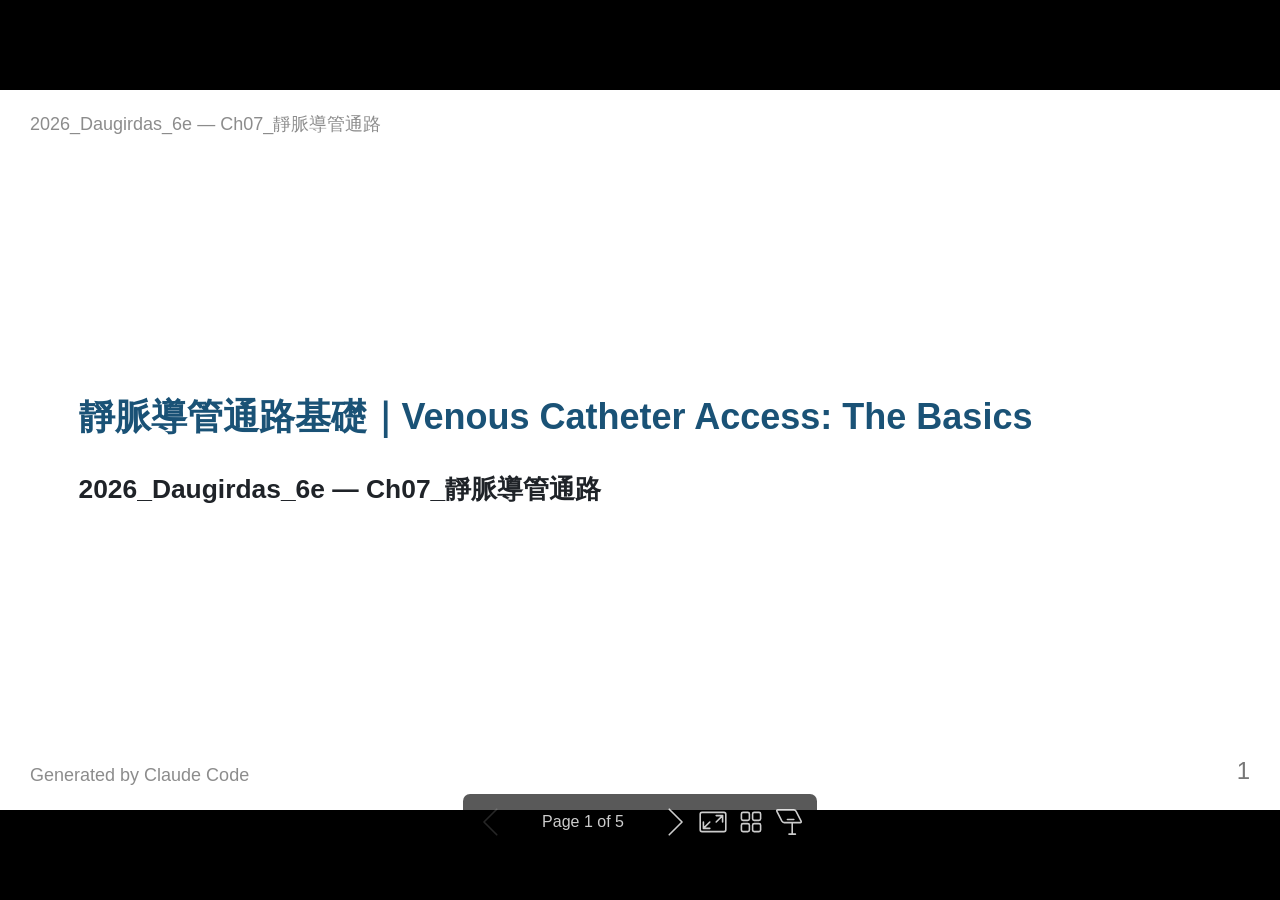
<file: docs/slides/2026_Daugirdas_6e/Ch07_靜脈導管通路.html>
<!DOCTYPE html><html lang="zh-TW"><head><title>靜脈導管通路基礎｜Venous Catheter Access: The Basics</title><meta property="og:title" content="靜脈導管通路基礎｜Venous Catheter Access: The Basics"><meta charset="UTF-8"><meta name="viewport" content="width=device-width,height=device-height,initial-scale=1.0"><meta name="apple-mobile-web-app-capable" content="yes"><meta http-equiv="X-UA-Compatible" content="ie=edge"><meta property="og:type" content="website"><meta name="twitter:card" content="summary"><style>@media screen{body[data-bespoke-view=""] .bespoke-marp-parent>.bespoke-marp-osc>button,body[data-bespoke-view=next] .bespoke-marp-parent>.bespoke-marp-osc>button,body[data-bespoke-view=overview] button.bespoke-marp-overview-close,body[data-bespoke-view=presenter] .bespoke-marp-presenter-container .bespoke-marp-presenter-info-container .bespoke-marp-presenter-info-page-area .bespoke-marp-presenter-info-page,body[data-bespoke-view=presenter] .bespoke-marp-presenter-container .bespoke-marp-presenter-info-container button,body[data-bespoke-view=presenter] .bespoke-marp-presenter-container .bespoke-marp-presenter-note-container button{appearance:none;background-color:initial;border:0;color:inherit;cursor:pointer;font-size:inherit;opacity:.8;outline:none;padding:0;transition:opacity .2s linear;-webkit-tap-highlight-color:transparent}body[data-bespoke-view=""] .bespoke-marp-parent>.bespoke-marp-osc>button:disabled,body[data-bespoke-view=next] .bespoke-marp-parent>.bespoke-marp-osc>button:disabled,body[data-bespoke-view=overview] button.bespoke-marp-overview-close:disabled,body[data-bespoke-view=presenter] .bespoke-marp-presenter-container .bespoke-marp-presenter-info-container .bespoke-marp-presenter-info-page-area .bespoke-marp-presenter-info-page:disabled,body[data-bespoke-view=presenter] .bespoke-marp-presenter-container .bespoke-marp-presenter-info-container button:disabled,body[data-bespoke-view=presenter] .bespoke-marp-presenter-container .bespoke-marp-presenter-note-container button:disabled{cursor:not-allowed;opacity:.15!important}body[data-bespoke-view=""] .bespoke-marp-parent>.bespoke-marp-osc>button:hover,body[data-bespoke-view=next] .bespoke-marp-parent>.bespoke-marp-osc>button:hover,body[data-bespoke-view=overview] button.bespoke-marp-overview-close:hover,body[data-bespoke-view=presenter] .bespoke-marp-presenter-container .bespoke-marp-presenter-info-container .bespoke-marp-presenter-info-page-area .bespoke-marp-presenter-info-page:hover,body[data-bespoke-view=presenter] .bespoke-marp-presenter-container .bespoke-marp-presenter-info-container button:hover,body[data-bespoke-view=presenter] .bespoke-marp-presenter-container .bespoke-marp-presenter-note-container button:hover{opacity:1}body[data-bespoke-view=""] .bespoke-marp-parent>.bespoke-marp-osc>button:hover:active,body[data-bespoke-view=next] .bespoke-marp-parent>.bespoke-marp-osc>button:hover:active,body[data-bespoke-view=overview] button.bespoke-marp-overview-close:hover:active,body[data-bespoke-view=presenter] .bespoke-marp-presenter-container .bespoke-marp-presenter-info-container .bespoke-marp-presenter-info-page-area .bespoke-marp-presenter-info-page:hover:active,body[data-bespoke-view=presenter] .bespoke-marp-presenter-container .bespoke-marp-presenter-info-container button:hover:active,body[data-bespoke-view=presenter] .bespoke-marp-presenter-container .bespoke-marp-presenter-note-container button:hover:active{opacity:.6}body[data-bespoke-view=""] .bespoke-marp-parent>.bespoke-marp-osc>button:hover:not(:disabled),body[data-bespoke-view=next] .bespoke-marp-parent>.bespoke-marp-osc>button:hover:not(:disabled),body[data-bespoke-view=overview] button.bespoke-marp-overview-close:hover:not(:disabled),body[data-bespoke-view=presenter] .bespoke-marp-presenter-container .bespoke-marp-presenter-info-container .bespoke-marp-presenter-info-page-area .bespoke-marp-presenter-info-page:hover:not(:disabled),body[data-bespoke-view=presenter] .bespoke-marp-presenter-container .bespoke-marp-presenter-info-container button:hover:not(:disabled),body[data-bespoke-view=presenter] .bespoke-marp-presenter-container .bespoke-marp-presenter-note-container button:hover:not(:disabled){transition:none}body[data-bespoke-view=""] .bespoke-marp-parent>.bespoke-marp-osc>button[data-bespoke-marp-osc=prev],body[data-bespoke-view=next] .bespoke-marp-parent>.bespoke-marp-osc>button[data-bespoke-marp-osc=prev],body[data-bespoke-view=presenter] .bespoke-marp-presenter-container .bespoke-marp-presenter-info-container button.bespoke-marp-presenter-info-page-prev{background:#0000 url("[data-uri]") no-repeat 50%;background-size:contain;overflow:hidden;text-indent:100%;white-space:nowrap}body[data-bespoke-view=""] .bespoke-marp-parent>.bespoke-marp-osc>button[data-bespoke-marp-osc=next],body[data-bespoke-view=next] .bespoke-marp-parent>.bespoke-marp-osc>button[data-bespoke-marp-osc=next],body[data-bespoke-view=presenter] .bespoke-marp-presenter-container .bespoke-marp-presenter-info-container button.bespoke-marp-presenter-info-page-next{background:#0000 url("[data-uri]") no-repeat 50%;background-size:contain;overflow:hidden;text-indent:100%;white-space:nowrap}body[data-bespoke-view=""] .bespoke-marp-parent>.bespoke-marp-osc>button[data-bespoke-marp-osc=fullscreen],body[data-bespoke-view=next] .bespoke-marp-parent>.bespoke-marp-osc>button[data-bespoke-marp-osc=fullscreen]{background:#0000 url("[data-uri]") no-repeat 50%;background-size:contain;overflow:hidden;text-indent:100%;white-space:nowrap}body[data-bespoke-view=""] .bespoke-marp-parent>.bespoke-marp-osc>button.exit[data-bespoke-marp-osc=fullscreen],body[data-bespoke-view=next] .bespoke-marp-parent>.bespoke-marp-osc>button.exit[data-bespoke-marp-osc=fullscreen]{background-image:url("[data-uri]")}body[data-bespoke-view=""] .bespoke-marp-parent>.bespoke-marp-osc>button[data-bespoke-marp-osc=presenter],body[data-bespoke-view=next] .bespoke-marp-parent>.bespoke-marp-osc>button[data-bespoke-marp-osc=presenter]{background:#0000 url("[data-uri]") no-repeat 50%;background-size:contain;overflow:hidden;text-indent:100%;white-space:nowrap}body[data-bespoke-view=overview] button.bespoke-marp-overview-close,body[data-bespoke-view=presenter] .bespoke-marp-presenter-container .bespoke-marp-presenter-note-container button.bespoke-marp-presenter-note-bigger{background:#0000 url("[data-uri]") no-repeat 50%;background-size:contain;overflow:hidden;text-indent:100%;white-space:nowrap}body[data-bespoke-view=presenter] .bespoke-marp-presenter-container .bespoke-marp-presenter-note-container button.bespoke-marp-presenter-note-smaller{background:#0000 url("[data-uri]") no-repeat 50%;background-size:contain;overflow:hidden;text-indent:100%;white-space:nowrap}body[data-bespoke-view=""] .bespoke-marp-parent>.bespoke-marp-osc>button[data-bespoke-marp-osc=overview],body[data-bespoke-view=next] .bespoke-marp-parent>.bespoke-marp-osc>button[data-bespoke-marp-osc=overview]{background:#0000 url("[data-uri]") no-repeat 50%;background-size:contain;overflow:hidden;text-indent:100%;white-space:nowrap}}@keyframes __bespoke_marp_transition_reduced_outgoing__{0%{opacity:1}to{opacity:0}}@keyframes __bespoke_marp_transition_reduced_incoming__{0%{mix-blend-mode:plus-lighter;opacity:0}to{mix-blend-mode:plus-lighter;opacity:1}}.bespoke-marp-note,.bespoke-marp-osc,.bespoke-progress-parent{display:none;transition:none}@media screen{::view-transition-group(*){animation-duration:var(--marp-bespoke-transition-animation-duration,.5s);animation-timing-function:ease}::view-transition-new(*),::view-transition-old(*){animation-delay:0s;animation-direction:var(--marp-bespoke-transition-animation-direction,normal);animation-duration:var(--marp-bespoke-transition-animation-duration,.5s);animation-fill-mode:both;animation-name:var(--marp-bespoke-transition-animation-name,var(--marp-bespoke-transition-animation-name-fallback,__bespoke_marp_transition_no_animation__));mix-blend-mode:normal}::view-transition-old(*){--marp-bespoke-transition-animation-name-fallback:__bespoke_marp_transition_reduced_outgoing__;animation-timing-function:ease}::view-transition-new(*){--marp-bespoke-transition-animation-name-fallback:__bespoke_marp_transition_reduced_incoming__;animation-timing-function:ease}::view-transition-new(root),::view-transition-old(root){animation-timing-function:linear}::view-transition-new(__bespoke_marp_transition_osc__),::view-transition-old(__bespoke_marp_transition_osc__){animation-duration:0s!important;animation-name:__bespoke_marp_transition_osc__!important}::view-transition-new(__bespoke_marp_transition_osc__){opacity:0!important}.bespoke-marp-transition-warming-up::view-transition-group(*),.bespoke-marp-transition-warming-up::view-transition-new(*),.bespoke-marp-transition-warming-up::view-transition-old(*){animation-play-state:paused!important}body,html{height:100%;margin:0}body{background:#000;overflow:hidden}svg.bespoke-marp-slide{content-visibility:hidden;interactivity:inert;opacity:0;pointer-events:none;z-index:-1}svg.bespoke-marp-slide:not(.bespoke-marp-active) *{view-transition-name:none!important}svg.bespoke-marp-slide.bespoke-marp-active{content-visibility:visible;interactivity:auto;opacity:1;pointer-events:auto;z-index:0}svg.bespoke-marp-slide.bespoke-marp-active.bespoke-marp-active-ready *{animation-name:__bespoke_marp__!important}@supports not (content-visibility:hidden){svg.bespoke-marp-slide[data-bespoke-marp-load=hideable]{display:none}svg.bespoke-marp-slide[data-bespoke-marp-load=hideable].bespoke-marp-active{display:block}}}@media screen and (prefers-reduced-motion:reduce){svg.bespoke-marp-slide *{view-transition-name:none!important}}@media screen{[data-bespoke-marp-fragment=inactive]{visibility:hidden}body[data-bespoke-view=""] .bespoke-marp-parent,body[data-bespoke-view=next] .bespoke-marp-parent{inset:0;position:absolute}body[data-bespoke-view=""] .bespoke-marp-parent>.bespoke-marp-osc,body[data-bespoke-view=next] .bespoke-marp-parent>.bespoke-marp-osc{background:#000000a6;border-radius:7px;bottom:50px;color:#fff;contain:paint;display:block;font-family:Helvetica,Arial,sans-serif;font-size:16px;left:50%;line-height:0;opacity:1;padding:12px;position:absolute;touch-action:manipulation;transform:translateX(-50%);transition:opacity .2s linear;-webkit-user-select:none;user-select:none;view-transition-name:__bespoke_marp_transition_osc__;white-space:nowrap;will-change:transform;z-index:1}body[data-bespoke-view=""] .bespoke-marp-parent>.bespoke-marp-osc>:where(*),body[data-bespoke-view=next] .bespoke-marp-parent>.bespoke-marp-osc>:where(*){margin-left:6px}body[data-bespoke-view=""] .bespoke-marp-parent>.bespoke-marp-osc>:where(*):where(:first-child),body[data-bespoke-view=next] .bespoke-marp-parent>.bespoke-marp-osc>:where(*):where(:first-child){margin-left:0}body[data-bespoke-view=""] .bespoke-marp-parent>.bespoke-marp-osc>span,body[data-bespoke-view=next] .bespoke-marp-parent>.bespoke-marp-osc>span{opacity:.8}body[data-bespoke-view=""] .bespoke-marp-parent>.bespoke-marp-osc>span[data-bespoke-marp-osc=page],body[data-bespoke-view=next] .bespoke-marp-parent>.bespoke-marp-osc>span[data-bespoke-marp-osc=page]{display:inline-block;min-width:140px;text-align:center}body[data-bespoke-view=""] .bespoke-marp-parent>.bespoke-marp-osc>button[data-bespoke-marp-osc=fullscreen],body[data-bespoke-view=""] .bespoke-marp-parent>.bespoke-marp-osc>button[data-bespoke-marp-osc=next],body[data-bespoke-view=""] .bespoke-marp-parent>.bespoke-marp-osc>button[data-bespoke-marp-osc=overview],body[data-bespoke-view=""] .bespoke-marp-parent>.bespoke-marp-osc>button[data-bespoke-marp-osc=presenter],body[data-bespoke-view=""] .bespoke-marp-parent>.bespoke-marp-osc>button[data-bespoke-marp-osc=prev],body[data-bespoke-view=next] .bespoke-marp-parent>.bespoke-marp-osc>button[data-bespoke-marp-osc=fullscreen],body[data-bespoke-view=next] .bespoke-marp-parent>.bespoke-marp-osc>button[data-bespoke-marp-osc=next],body[data-bespoke-view=next] .bespoke-marp-parent>.bespoke-marp-osc>button[data-bespoke-marp-osc=overview],body[data-bespoke-view=next] .bespoke-marp-parent>.bespoke-marp-osc>button[data-bespoke-marp-osc=presenter],body[data-bespoke-view=next] .bespoke-marp-parent>.bespoke-marp-osc>button[data-bespoke-marp-osc=prev]{height:32px;line-height:32px;width:32px}body[data-bespoke-view=""] .bespoke-marp-parent.bespoke-marp-inactive,body[data-bespoke-view=next] .bespoke-marp-parent.bespoke-marp-inactive{cursor:none}body[data-bespoke-view=""] .bespoke-marp-parent.bespoke-marp-inactive>.bespoke-marp-osc,body[data-bespoke-view=next] .bespoke-marp-parent.bespoke-marp-inactive>.bespoke-marp-osc{opacity:0;pointer-events:none}body[data-bespoke-view=""] svg.bespoke-marp-slide,body[data-bespoke-view=next] svg.bespoke-marp-slide{height:100%;left:0;position:absolute;top:0;width:100%}body[data-bespoke-view=""] .bespoke-progress-parent{background:#222;display:flex;height:5px;width:100%}body[data-bespoke-view=""] .bespoke-progress-parent+:where(.bespoke-marp-parent){top:5px}body[data-bespoke-view=""] .bespoke-progress-parent .bespoke-progress-bar{background:#0288d1;flex:0 0 0;transition:flex-basis .2s cubic-bezier(0,1,1,1)}body[data-bespoke-view=next]{background:#0000}body[data-bespoke-view=presenter]{background:#161616}body[data-bespoke-view=presenter] .bespoke-marp-presenter-container{display:grid;font-family:Helvetica,Arial,sans-serif;grid-template:"current dragbar next" minmax(140px,1fr) "current dragbar note" 2fr "info    dragbar note" 3em;grid-template-columns:minmax(3px,var(--bespoke-marp-presenter-split-ratio,66%)) 0 minmax(3px,1fr);height:100%;left:0;position:absolute;top:0;width:100%}body[data-bespoke-view=presenter] .bespoke-marp-presenter-container :where(.bespoke-marp-parent){grid-area:current;overflow:hidden;position:relative}body[data-bespoke-view=presenter] .bespoke-marp-presenter-container :where(.bespoke-marp-parent) :where(svg.bespoke-marp-slide){height:calc(100% - 40px);left:20px;pointer-events:none;position:absolute;top:20px;-webkit-user-select:none;user-select:none;width:calc(100% - 40px)}body[data-bespoke-view=presenter] .bespoke-marp-presenter-container :where(.bespoke-marp-parent) :where(svg.bespoke-marp-slide).bespoke-marp-active{filter:drop-shadow(0 3px 10px rgba(0,0,0,.5))}body[data-bespoke-view=presenter] .bespoke-marp-presenter-container .bespoke-marp-presenter-dragbar-container{background:#0288d1;cursor:col-resize;grid-area:dragbar;margin-left:-3px;opacity:0;position:relative;transition:opacity .4s linear .1s;width:6px;z-index:10}body[data-bespoke-view=presenter] .bespoke-marp-presenter-container .bespoke-marp-presenter-dragbar-container:hover{opacity:1}body[data-bespoke-view=presenter] .bespoke-marp-presenter-container .bespoke-marp-presenter-dragbar-container.active{opacity:1;transition-delay:0s}body[data-bespoke-view=presenter] .bespoke-marp-presenter-container .bespoke-marp-presenter-next-container{background:#222;cursor:pointer;display:none;grid-area:next;overflow:hidden;position:relative}body[data-bespoke-view=presenter] .bespoke-marp-presenter-container .bespoke-marp-presenter-next-container.active{display:block}body[data-bespoke-view=presenter] .bespoke-marp-presenter-container .bespoke-marp-presenter-next-container iframe.bespoke-marp-presenter-next{background:#0000;border:0;display:block;filter:drop-shadow(0 3px 10px rgba(0,0,0,.5));height:calc(100% - 40px);left:20px;pointer-events:none;position:absolute;interactivity:inert;top:20px;-webkit-user-select:none;user-select:none;width:calc(100% - 40px)}body[data-bespoke-view=presenter] .bespoke-marp-presenter-container .bespoke-marp-presenter-note-container{background:#222;color:#eee;grid-area:note;position:relative;z-index:1}body[data-bespoke-view=presenter] .bespoke-marp-presenter-container .bespoke-marp-presenter-note-container button{height:1.5em;line-height:1.5em;width:1.5em}body[data-bespoke-view=presenter] .bespoke-marp-presenter-container .bespoke-marp-presenter-note-container .bespoke-marp-presenter-note-wrapper{display:block;inset:0;position:absolute}body[data-bespoke-view=presenter] .bespoke-marp-presenter-container .bespoke-marp-presenter-note-container .bespoke-marp-presenter-note-buttons{background:#000000a6;border-radius:4px;bottom:0;display:flex;gap:4px;margin:12px;opacity:0;padding:6px;pointer-events:none;position:absolute;right:0;transition:opacity .2s linear}body[data-bespoke-view=presenter] .bespoke-marp-presenter-container .bespoke-marp-presenter-note-container .bespoke-marp-presenter-note-buttons:focus-within,body[data-bespoke-view=presenter] .bespoke-marp-presenter-container .bespoke-marp-presenter-note-container .bespoke-marp-presenter-note-wrapper:focus-within+.bespoke-marp-presenter-note-buttons,body[data-bespoke-view=presenter] .bespoke-marp-presenter-container .bespoke-marp-presenter-note-container:hover .bespoke-marp-presenter-note-buttons{opacity:1;pointer-events:auto}body[data-bespoke-view=presenter] .bespoke-marp-presenter-container .bespoke-marp-presenter-note-container .bespoke-marp-note{box-sizing:border-box;font-size:calc(1.1em*var(--bespoke-marp-note-font-scale, 1));height:calc(100% - 40px);margin:20px;overflow:auto;padding-right:3px;white-space:pre-wrap;width:calc(100% - 40px);word-wrap:break-word;scrollbar-color:#eeeeee80 #0000;scrollbar-width:thin}body[data-bespoke-view=presenter] .bespoke-marp-presenter-container .bespoke-marp-presenter-note-container .bespoke-marp-note::-webkit-scrollbar{width:6px}body[data-bespoke-view=presenter] .bespoke-marp-presenter-container .bespoke-marp-presenter-note-container .bespoke-marp-note::-webkit-scrollbar-track{background:#0000}body[data-bespoke-view=presenter] .bespoke-marp-presenter-container .bespoke-marp-presenter-note-container .bespoke-marp-note::-webkit-scrollbar-thumb{background:#eeeeee80;border-radius:6px}body[data-bespoke-view=presenter] .bespoke-marp-presenter-container .bespoke-marp-presenter-note-container .bespoke-marp-note:empty{pointer-events:none}body[data-bespoke-view=presenter] .bespoke-marp-presenter-container .bespoke-marp-presenter-note-container .bespoke-marp-note.active{display:block}body[data-bespoke-view=presenter] .bespoke-marp-presenter-container .bespoke-marp-presenter-note-container .bespoke-marp-note p:first-child{margin-top:0}body[data-bespoke-view=presenter] .bespoke-marp-presenter-container .bespoke-marp-presenter-note-container .bespoke-marp-note p:last-child{margin-bottom:0}body[data-bespoke-view=presenter] .bespoke-marp-presenter-container .bespoke-marp-presenter-info-container{align-items:center;box-sizing:border-box;color:#eee;display:flex;flex-wrap:nowrap;grid-area:info;justify-content:center;overflow:hidden;padding:0 10px}body[data-bespoke-view=presenter] .bespoke-marp-presenter-container .bespoke-marp-presenter-info-container .bespoke-marp-presenter-info-page-area,body[data-bespoke-view=presenter] .bespoke-marp-presenter-container .bespoke-marp-presenter-info-container .bespoke-marp-presenter-info-time,body[data-bespoke-view=presenter] .bespoke-marp-presenter-container .bespoke-marp-presenter-info-container .bespoke-marp-presenter-info-timer{box-sizing:border-box;display:block;padding:0 10px;white-space:nowrap;width:100%}body[data-bespoke-view=presenter] .bespoke-marp-presenter-container .bespoke-marp-presenter-info-container button{height:1.5em;line-height:1.5em;width:1.5em}body[data-bespoke-view=presenter] .bespoke-marp-presenter-container .bespoke-marp-presenter-info-container .bespoke-marp-presenter-info-page-area{order:2;text-align:center}body[data-bespoke-view=presenter] .bespoke-marp-presenter-container .bespoke-marp-presenter-info-container .bespoke-marp-presenter-info-page-area .bespoke-marp-presenter-info-page{display:inline-block;min-width:120px;text-align:center}body[data-bespoke-view=presenter] .bespoke-marp-presenter-container .bespoke-marp-presenter-info-container .bespoke-marp-presenter-info-time{color:#999;order:1;text-align:left}body[data-bespoke-view=presenter] .bespoke-marp-presenter-container .bespoke-marp-presenter-info-container .bespoke-marp-presenter-info-timer{color:#999;order:3;text-align:right}body[data-bespoke-view=presenter] .bespoke-marp-presenter-container .bespoke-marp-presenter-info-container .bespoke-marp-presenter-info-timer:hover{cursor:pointer}body[data-bespoke-view=overview]{background:#161616;overflow:auto}body[data-bespoke-view=overview] [data-bespoke-marp-fragment=inactive]{visibility:visible}body[data-bespoke-view=overview] .bespoke-marp-overview-header{backdrop-filter:blur(4px);background:#222222d9;box-shadow:0 3px 10px #00000080;box-sizing:border-box;display:flex;height:48px;inset:0 0 auto;justify-content:flex-end;padding:10px;position:fixed;z-index:1}body[data-bespoke-view=overview] button.bespoke-marp-overview-close{height:28px;line-height:28px;transform:rotate(45deg);width:28px}body[data-bespoke-view=overview] .bespoke-marp-parent{display:grid;gap:40px;grid-template-columns:repeat(auto-fit,minmax(0,240px));justify-content:space-around;padding:30px}body[data-bespoke-view=overview] .bespoke-marp-parent svg.bespoke-marp-slide{--bov-selected:#0000;--bov-focus:#161616;--bov-focus-outline:#0000;background-image:conic-gradient(#161616 0 0),conic-gradient(var(--bov-focus) 0 0),conic-gradient(var(--bov-focus-outline) 0 0),conic-gradient(var(--bov-selected) 0 0);background-position:5px 5px,3px 3px,2px 2px,0 0;background-repeat:no-repeat;background-size:calc(100% - 10px) calc(100% - 10px),calc(100% - 6px) calc(100% - 6px),calc(100% - 4px) calc(100% - 4px),100% 100%;content-visibility:visible;cursor:pointer;filter:drop-shadow(0 3px 10px rgba(0,0,0,.5));margin:-6px;padding:6px;interactivity:auto;opacity:1;outline:0;pointer-events:auto;scroll-margin-block:30px;width:100%;z-index:0}body[data-bespoke-view=overview] .bespoke-marp-parent svg.bespoke-marp-slide *,body[data-bespoke-view=overview] .bespoke-marp-parent svg.bespoke-marp-slide.bespoke-marp-active *{pointer-events:none;interactivity:inert}body[data-bespoke-view=overview] .bespoke-marp-parent svg.bespoke-marp-slide:active,body[data-bespoke-view=overview] .bespoke-marp-parent svg.bespoke-marp-slide:focus-visible,body[data-bespoke-view=overview] .bespoke-marp-parent svg.bespoke-marp-slide:hover{--bov-focus-outline:#161616}body[data-bespoke-view=overview] .bespoke-marp-parent svg.bespoke-marp-slide:focus-visible,body[data-bespoke-view=overview] .bespoke-marp-parent svg.bespoke-marp-slide:hover{--bov-focus:#999}body[data-bespoke-view=overview] .bespoke-marp-parent svg.bespoke-marp-slide:active{--bov-focus:#eee}body[data-bespoke-view=overview] .bespoke-marp-parent svg.bespoke-marp-slide.bespoke-marp-active{--bov-selected:#0288d1}body[data-bespoke-view=overview]:has(.bespoke-marp-overview-header) .bespoke-marp-parent{padding-top:78px}body[data-bespoke-view=overview]:has(.bespoke-marp-overview-header) .bespoke-marp-parent svg.bespoke-marp-slide{scroll-margin-top:78px}.bespoke-marp-overview{background:#000000a6;inset:0;opacity:0;pointer-events:none;position:fixed;transition:opacity .1s ease;z-index:10}.bespoke-marp-overview iframe{background:#222;border:0;display:block;height:100%;left:0;position:absolute;top:0;width:100%}.bespoke-marp-overview[data-open="1"]{opacity:1;pointer-events:auto}}@media print{.bespoke-marp-overview,.bespoke-marp-presenter-info-container,.bespoke-marp-presenter-next-container,.bespoke-marp-presenter-note-container{display:none}}</style><style>div#\:\$p > svg > foreignObject > section{width:1280px;height:720px;box-sizing:border-box;overflow:hidden;position:relative;scroll-snap-align:center center;-webkit-text-size-adjust:100%;text-size-adjust:100%}div#\:\$p > svg > foreignObject > section::after{bottom:0;content:attr(data-marpit-pagination);padding:inherit;pointer-events:none;position:absolute;right:0}div#\:\$p > svg > foreignObject > section:not([data-marpit-pagination])::after{display:none}div#\:\$p > svg > foreignObject > section :is(h1, marp-h1){font-size:2em;margin-block:0.67em}div#\:\$p > svg > foreignObject > section video::-webkit-media-controls{will-change:transform}@page {size:1280px 720px;margin:0}@media print{html, body{background-color:#fff;margin:0;page-break-inside:avoid;break-inside:avoid-page}div#\:\$p > svg > foreignObject > section{page-break-before:always;break-before:page}div#\:\$p > svg > foreignObject > section, div#\:\$p > svg > foreignObject > section *{-webkit-print-color-adjust:exact!important;animation-delay:0s!important;animation-duration:0s!important;color-adjust:exact!important;print-color-adjust:exact!important;transition:none!important}div#\:\$p > svg[data-marpit-svg]{display:block;height:100vh;width:100vw}}div#\:\$p > svg > foreignObject > :where(section){container-type:size}div#\:\$p > svg > foreignObject > section img[data-marp-twemoji]{background:transparent;height:1em;margin:0 .05em 0 .1em;vertical-align:-.1em;width:1em}div#\:\$p > svg > foreignObject > section{--fgColor-danger:light-dark(#d1242f, #f85149);--bgColor-attention-muted:light-dark(#fff8c5, #bb800926);--bgColor-muted:light-dark(#f6f8fa, #151b23);--bgColor-neutral-muted:light-dark(#818b981f, #656c7633);--borderColor-accent-emphasis:light-dark(#0969da, #1f6feb);--borderColor-attention-emphasis:light-dark(#9a6700, #9e6a03);--borderColor-danger-emphasis:light-dark(#cf222e, #da3633);--borderColor-default:light-dark(#d1d9e0, #3d444d);--borderColor-done-emphasis:light-dark(#8250df, #8957e5);--borderColor-success-emphasis:light-dark(#1a7f37, #238636);--color-prettylights-syntax-brackethighlighter-angle:light-dark(#59636e, #9198a1);--color-prettylights-syntax-brackethighlighter-unmatched:light-dark(#82071e, #f85149);--color-prettylights-syntax-carriage-return-bg:light-dark(#cf222e, #b62324);--color-prettylights-syntax-carriage-return-text:light-dark(#f6f8fa, #f0f6fc);--color-prettylights-syntax-comment:light-dark(#59636e, #9198a1);--color-prettylights-syntax-constant:light-dark(#0550ae, #79c0ff);--color-prettylights-syntax-constant-other-reference-link:light-dark(#0a3069, #a5d6ff);--color-prettylights-syntax-entity:light-dark(#6639ba, #d2a8ff);--color-prettylights-syntax-entity-tag:light-dark(#0550ae, #7ee787);--color-prettylights-syntax-invalid-illegal-text:light-dark(var(--fgColor-danger), var(--fgColor-danger));--color-prettylights-syntax-keyword:light-dark(#cf222e, #ff7b72);--color-prettylights-syntax-markup-changed-bg:light-dark(#ffd8b5, #5a1e02);--color-prettylights-syntax-markup-changed-text:light-dark(#953800, #ffdfb6);--color-prettylights-syntax-markup-deleted-bg:light-dark(#ffebe9, #67060c);--color-prettylights-syntax-markup-deleted-text:light-dark(#82071e, #ffdcd7);--color-prettylights-syntax-markup-heading:light-dark(#0550ae, #1f6feb);--color-prettylights-syntax-markup-ignored-bg:light-dark(#0550ae, #1158c7);--color-prettylights-syntax-markup-ignored-text:light-dark(#d1d9e0, #f0f6fc);--color-prettylights-syntax-markup-inserted-bg:light-dark(#dafbe1, #033a16);--color-prettylights-syntax-markup-inserted-text:light-dark(#116329, #aff5b4);--color-prettylights-syntax-markup-list:light-dark(#3b2300, #f2cc60);--color-prettylights-syntax-meta-diff-range:light-dark(#8250df, #d2a8ff);--color-prettylights-syntax-string:light-dark(#0a3069, #a5d6ff);--color-prettylights-syntax-string-regexp:light-dark(#116329, #7ee787);--color-prettylights-syntax-sublimelinter-gutter-mark:light-dark(#818b98, #3d444d);--color-prettylights-syntax-variable:light-dark(#953800, #ffa657);--fgColor-accent:light-dark(#0969da, #4493f8);--fgColor-attention:light-dark(#9a6700, #d29922);--fgColor-done:light-dark(#8250df, #ab7df8);--fgColor-muted:light-dark(#59636e, #9198a1);--fgColor-success:light-dark(#1a7f37, #3fb950);--bgColor-default:light-dark(#fff, #0d1117);--borderColor-muted:light-dark(#d1d9e0b3, #3d444db3);--color-prettylights-syntax-invalid-illegal-bg:light-dark(var(--bgColor-danger-muted), var(--bgColor-danger-muted));--color-prettylights-syntax-markup-bold:light-dark(#1f2328, #f0f6fc);--color-prettylights-syntax-markup-italic:light-dark(#1f2328, #f0f6fc);--color-prettylights-syntax-storage-modifier-import:light-dark(#1f2328, #f0f6fc);--fgColor-default:light-dark(#1f2328, #f0f6fc);--focus-outlineColor:light-dark(var(--borderColor-accent-emphasis), var(--borderColor-accent-emphasis));--borderColor-neutral-muted:light-dark(var(--borderColor-muted), var(--borderColor-muted));--base-size-16:calc(var(--marpit-root-font-size, 1rem) * 1);--base-size-24:calc(var(--marpit-root-font-size, 1rem) * 1.5);--base-size-4:calc(var(--marpit-root-font-size, 1rem) * 0.25);--base-size-40:calc(var(--marpit-root-font-size, 1rem) * 2.5);--base-size-8:calc(var(--marpit-root-font-size, 1rem) * 0.5);--base-text-weight-medium:500;--base-text-weight-normal:400;--base-text-weight-semibold:600;--fontStack-monospace:ui-monospace, SFMono-Regular, SF Mono, Menlo, Consolas, Liberation Mono, monospace;--fontStack-sansSerif:-apple-system, BlinkMacSystemFont, "Segoe UI", "Noto Sans", Helvetica, Arial, sans-serif, "Apple Color Emoji", "Segoe UI Emoji";}/*!
 * Marp default theme.
 *
 * @theme default
 * @author Yuki Hattori
 *
 * @auto-scaling true
 * @size 16:9 1280px 720px
 * @size 4:3 960px 720px
 */div#\:\$p > svg > foreignObject > section [data-theme=light],div#\:\$p > svg > foreignObject > section{color-scheme:light}div#\:\$p > svg > foreignObject > section [data-theme=dark],div#\:\$p > svg > foreignObject > section:where(.invert){color-scheme:dark}div#\:\$p > svg > foreignObject > section{-ms-text-size-adjust:100%;-webkit-text-size-adjust:100%;background-color:var(--bgColor-default);color:var(--fgColor-default);font-family:var(--fontStack-sansSerif, -apple-system, BlinkMacSystemFont, "Segoe UI", "Noto Sans", Helvetica, Arial, sans-serif, "Apple Color Emoji", "Segoe UI Emoji");font-size:16px;font-weight:var(--base-text-weight-normal, 400);line-height:1.5;margin:0;word-wrap:break-word}div#\:\$p > svg > foreignObject > section{--marpit-root-font-size:16px}div#\:\$p > svg > foreignObject > section a{text-decoration:underline;text-underline-offset:calc(var(--marpit-root-font-size, 1rem) * .2)}div#\:\$p > svg > foreignObject > section :is(h1, marp-h1):hover .anchor .octicon-link:before,div#\:\$p > svg > foreignObject > section :is(h2, marp-h2):hover .anchor .octicon-link:before,div#\:\$p > svg > foreignObject > section :is(h3, marp-h3):hover .anchor .octicon-link:before,div#\:\$p > svg > foreignObject > section :is(h4, marp-h4):hover .anchor .octicon-link:before,div#\:\$p > svg > foreignObject > section :is(h5, marp-h5):hover .anchor .octicon-link:before,div#\:\$p > svg > foreignObject > section :is(h6, marp-h6):hover .anchor .octicon-link:before{background-color:currentColor;content:" ";display:inline-block;height:16px;-webkit-mask-image:url('data:image/svg+xml;charset=utf-8,<svg xmlns="http://www.w3.org/2000/svg" aria-hidden="true" viewBox="0 0 16 16"><path fill-rule="evenodd" d="M7.775 3.275a.75.75 0 0 0 1.06 1.06l1.25-1.25a2 2 0 1 1 2.83 2.83l-2.5 2.5a2 2 0 0 1-2.83 0 .75.75 0 0 0-1.06 1.06 3.5 3.5 0 0 0 4.95 0l2.5-2.5a3.5 3.5 0 0 0-4.95-4.95zm-4.69 9.64a2 2 0 0 1 0-2.83l2.5-2.5a2 2 0 0 1 2.83 0 .75.75 0 0 0 1.06-1.06 3.5 3.5 0 0 0-4.95 0l-2.5 2.5a3.5 3.5 0 0 0 4.95 4.95l1.25-1.25a.75.75 0 0 0-1.06-1.06l-1.25 1.25a2 2 0 0 1-2.83 0"/></svg>');mask-image:url('data:image/svg+xml;charset=utf-8,<svg xmlns="http://www.w3.org/2000/svg" aria-hidden="true" viewBox="0 0 16 16"><path fill-rule="evenodd" d="M7.775 3.275a.75.75 0 0 0 1.06 1.06l1.25-1.25a2 2 0 1 1 2.83 2.83l-2.5 2.5a2 2 0 0 1-2.83 0 .75.75 0 0 0-1.06 1.06 3.5 3.5 0 0 0 4.95 0l2.5-2.5a3.5 3.5 0 0 0-4.95-4.95zm-4.69 9.64a2 2 0 0 1 0-2.83l2.5-2.5a2 2 0 0 1 2.83 0 .75.75 0 0 0 1.06-1.06 3.5 3.5 0 0 0-4.95 0l-2.5 2.5a3.5 3.5 0 0 0 4.95 4.95l1.25-1.25a.75.75 0 0 0-1.06-1.06l-1.25 1.25a2 2 0 0 1-2.83 0"/></svg>');width:16px}div#\:\$p > svg > foreignObject > section details,div#\:\$p > svg > foreignObject > section figcaption,div#\:\$p > svg > foreignObject > section figure{display:block}div#\:\$p > svg > foreignObject > section summary{display:list-item}div#\:\$p > svg > foreignObject > section [hidden]{display:none!important}div#\:\$p > svg > foreignObject > section a{background-color:transparent;color:var(--fgColor-accent);text-decoration:none}div#\:\$p > svg > foreignObject > section abbr[title]{border-bottom:none;-webkit-text-decoration:underline dotted;text-decoration:underline dotted}div#\:\$p > svg > foreignObject > section b,div#\:\$p > svg > foreignObject > section strong{font-weight:var(--base-text-weight-semibold, 600)}div#\:\$p > svg > foreignObject > section dfn{font-style:italic}div#\:\$p > svg > foreignObject > section :is(h1, marp-h1){border-bottom:1px solid var(--borderColor-muted);font-size:2em;font-weight:var(--base-text-weight-semibold, 600);margin:.67em 0;padding-bottom:.3em}div#\:\$p > svg > foreignObject > section mark{background-color:var(--bgColor-attention-muted);color:var(--fgColor-default)}div#\:\$p > svg > foreignObject > section small{font-size:90%}div#\:\$p > svg > foreignObject > section sub,div#\:\$p > svg > foreignObject > section sup{font-size:75%;line-height:0;position:relative;vertical-align:baseline}div#\:\$p > svg > foreignObject > section sub{bottom:-.25em}div#\:\$p > svg > foreignObject > section sup{top:-.5em}div#\:\$p > svg > foreignObject > section img{border-style:none;box-sizing:content-box;max-width:100%}div#\:\$p > svg > foreignObject > section code,div#\:\$p > svg > foreignObject > section kbd,div#\:\$p > svg > foreignObject > section :is(pre, marp-pre),div#\:\$p > svg > foreignObject > section samp{font-family:monospace;font-size:1em}div#\:\$p > svg > foreignObject > section figure{margin:1em var(--base-size-40)}div#\:\$p > svg > foreignObject > section hr{background:transparent;background-color:var(--borderColor-default);border:0;box-sizing:content-box;height:.25em;margin:var(--base-size-24) 0;overflow:hidden;padding:0}div#\:\$p > svg > foreignObject > section input{font:inherit;font-family:inherit;font-size:inherit;line-height:inherit;margin:0;overflow:visible}div#\:\$p > svg > foreignObject > section [type=button],div#\:\$p > svg > foreignObject > section [type=reset],div#\:\$p > svg > foreignObject > section [type=submit]{-webkit-appearance:button;-moz-appearance:button;appearance:button}div#\:\$p > svg > foreignObject > section [type=checkbox],div#\:\$p > svg > foreignObject > section [type=radio]{box-sizing:border-box;padding:0}div#\:\$p > svg > foreignObject > section [type=number]::-webkit-inner-spin-button,div#\:\$p > svg > foreignObject > section [type=number]::-webkit-outer-spin-button{height:auto}div#\:\$p > svg > foreignObject > section [type=search]::-webkit-search-cancel-button,div#\:\$p > svg > foreignObject > section [type=search]::-webkit-search-decoration{-webkit-appearance:none;appearance:none}div#\:\$p > svg > foreignObject > section ::-webkit-input-placeholder{color:inherit;opacity:.54}div#\:\$p > svg > foreignObject > section ::-webkit-file-upload-button{-webkit-appearance:button;appearance:button;font:inherit}div#\:\$p > svg > foreignObject > section a:hover{text-decoration:underline}div#\:\$p > svg > foreignObject > section ::-moz-placeholder{color:var(--fgColor-muted);opacity:1}div#\:\$p > svg > foreignObject > section ::placeholder{color:var(--fgColor-muted);opacity:1}div#\:\$p > svg > foreignObject > section hr:after,div#\:\$p > svg > foreignObject > section hr:before{content:"";display:table}div#\:\$p > svg > foreignObject > section hr:after{clear:both}div#\:\$p > svg > foreignObject > section table{border-collapse:collapse;border-spacing:0;display:block;font-variant:tabular-nums;max-width:100%;overflow:auto;width:-moz-max-content;width:max-content}div#\:\$p > svg > foreignObject > section td,div#\:\$p > svg > foreignObject > section th{padding:0}div#\:\$p > svg > foreignObject > section details summary{cursor:pointer}div#\:\$p > svg > foreignObject > section [role=button]:focus,div#\:\$p > svg > foreignObject > section a:focus,div#\:\$p > svg > foreignObject > section input[type=checkbox]:focus,div#\:\$p > svg > foreignObject > section input[type=radio]:focus{box-shadow:none;outline:2px solid var(--focus-outlineColor);outline-offset:-2px}div#\:\$p > svg > foreignObject > section [role=button]:focus:not(:focus-visible),div#\:\$p > svg > foreignObject > section a:focus:not(:focus-visible),div#\:\$p > svg > foreignObject > section input[type=checkbox]:focus:not(:focus-visible),div#\:\$p > svg > foreignObject > section input[type=radio]:focus:not(:focus-visible){outline:1px solid transparent}div#\:\$p > svg > foreignObject > section [role=button]:focus-visible,div#\:\$p > svg > foreignObject > section a:focus-visible,div#\:\$p > svg > foreignObject > section input[type=checkbox]:focus-visible,div#\:\$p > svg > foreignObject > section input[type=radio]:focus-visible{box-shadow:none;outline:2px solid var(--focus-outlineColor);outline-offset:-2px}div#\:\$p > svg > foreignObject > section a:not([class]):focus,div#\:\$p > svg > foreignObject > section a:not([class]):focus-visible,div#\:\$p > svg > foreignObject > section input[type=checkbox]:focus,div#\:\$p > svg > foreignObject > section input[type=checkbox]:focus-visible,div#\:\$p > svg > foreignObject > section input[type=radio]:focus,div#\:\$p > svg > foreignObject > section input[type=radio]:focus-visible{outline-offset:0}div#\:\$p > svg > foreignObject > section kbd{background-color:var(--bgColor-muted);border-bottom-color:var(--borderColor-neutral-muted);border:1px solid var(--borderColor-neutral-muted);border-radius:6px;box-shadow:inset 0 -1px 0 var(--borderColor-neutral-muted);color:var(--fgColor-default);display:inline-block;font:11px var(--fontStack-monospace, ui-monospace, SFMono-Regular, SF Mono, Menlo, Consolas, Liberation Mono, monospace);line-height:10px;padding:var(--base-size-4);vertical-align:middle}div#\:\$p > svg > foreignObject > section :is(h1, marp-h1),div#\:\$p > svg > foreignObject > section :is(h2, marp-h2),div#\:\$p > svg > foreignObject > section :is(h3, marp-h3),div#\:\$p > svg > foreignObject > section :is(h4, marp-h4),div#\:\$p > svg > foreignObject > section :is(h5, marp-h5),div#\:\$p > svg > foreignObject > section :is(h6, marp-h6){font-weight:var(--base-text-weight-semibold, 600);line-height:1.25;margin-bottom:var(--base-size-16);margin-top:var(--base-size-24)}div#\:\$p > svg > foreignObject > section :is(h2, marp-h2){border-bottom:1px solid var(--borderColor-muted);font-size:1.5em;padding-bottom:.3em}div#\:\$p > svg > foreignObject > section :is(h2, marp-h2),div#\:\$p > svg > foreignObject > section :is(h3, marp-h3){font-weight:var(--base-text-weight-semibold, 600)}div#\:\$p > svg > foreignObject > section :is(h3, marp-h3){font-size:1.25em}div#\:\$p > svg > foreignObject > section :is(h4, marp-h4){font-size:1em}div#\:\$p > svg > foreignObject > section :is(h4, marp-h4),div#\:\$p > svg > foreignObject > section :is(h5, marp-h5){font-weight:var(--base-text-weight-semibold, 600)}div#\:\$p > svg > foreignObject > section :is(h5, marp-h5){font-size:.875em}div#\:\$p > svg > foreignObject > section :is(h6, marp-h6){color:var(--fgColor-muted);font-size:.85em;font-weight:var(--base-text-weight-semibold, 600)}div#\:\$p > svg > foreignObject > section p{margin-bottom:10px;margin-top:0}div#\:\$p > svg > foreignObject > section blockquote{border-left:.25em solid var(--borderColor-default);color:var(--fgColor-muted);margin:0;padding:0 1em}div#\:\$p > svg > foreignObject > section ol,div#\:\$p > svg > foreignObject > section ul{margin-bottom:0;margin-top:0;padding-left:2em}div#\:\$p > svg > foreignObject > section ol ol,div#\:\$p > svg > foreignObject > section ul ol{list-style-type:lower-roman}div#\:\$p > svg > foreignObject > section ol ol ol,div#\:\$p > svg > foreignObject > section ol ul ol,div#\:\$p > svg > foreignObject > section ul ol ol,div#\:\$p > svg > foreignObject > section ul ul ol{list-style-type:lower-alpha}div#\:\$p > svg > foreignObject > section dd{margin-left:0}div#\:\$p > svg > foreignObject > section code,div#\:\$p > svg > foreignObject > section :is(pre, marp-pre),div#\:\$p > svg > foreignObject > section samp,div#\:\$p > svg > foreignObject > section tt{font-family:var(--fontStack-monospace, ui-monospace, SFMono-Regular, SF Mono, Menlo, Consolas, Liberation Mono, monospace);font-size:12px}div#\:\$p > svg > foreignObject > section :is(pre, marp-pre){margin-bottom:0;margin-top:0;word-wrap:normal}div#\:\$p > svg > foreignObject > section .octicon{display:inline-block;fill:currentColor;overflow:visible!important;vertical-align:text-bottom}div#\:\$p > svg > foreignObject > section input::-webkit-inner-spin-button,div#\:\$p > svg > foreignObject > section input::-webkit-outer-spin-button{-webkit-appearance:none;appearance:none;margin:0}div#\:\$p > svg > foreignObject > section .mr-2{margin-right:var(--base-size-8, 8px)!important}div#\:\$p > svg > foreignObject > section:after,div#\:\$p > svg > foreignObject > section:before{display:table}div#\:\$p > svg > foreignObject > section:after{clear:both}div#\:\$p > svg > foreignObject > section>:first-child{margin-top:0!important}div#\:\$p > svg > foreignObject > section>:last-child{margin-bottom:0!important}div#\:\$p > svg > foreignObject > section a:not([href]){color:inherit;text-decoration:none}div#\:\$p > svg > foreignObject > section .absent{color:var(--fgColor-danger)}div#\:\$p > svg > foreignObject > section .anchor{float:left;line-height:1;margin-left:-20px;padding-right:var(--base-size-4)}div#\:\$p > svg > foreignObject > section .anchor:focus{outline:none}div#\:\$p > svg > foreignObject > section blockquote,div#\:\$p > svg > foreignObject > section details,div#\:\$p > svg > foreignObject > section dl,div#\:\$p > svg > foreignObject > section ol,div#\:\$p > svg > foreignObject > section p,div#\:\$p > svg > foreignObject > section :is(pre, marp-pre),div#\:\$p > svg > foreignObject > section table,div#\:\$p > svg > foreignObject > section ul{margin-bottom:var(--base-size-16);margin-top:0}div#\:\$p > svg > foreignObject > section blockquote>:first-child{margin-top:0}div#\:\$p > svg > foreignObject > section blockquote>:last-child{margin-bottom:0}div#\:\$p > svg > foreignObject > section :is(h1, marp-h1) .octicon-link,div#\:\$p > svg > foreignObject > section :is(h2, marp-h2) .octicon-link,div#\:\$p > svg > foreignObject > section :is(h3, marp-h3) .octicon-link,div#\:\$p > svg > foreignObject > section :is(h4, marp-h4) .octicon-link,div#\:\$p > svg > foreignObject > section :is(h5, marp-h5) .octicon-link,div#\:\$p > svg > foreignObject > section :is(h6, marp-h6) .octicon-link{color:var(--fgColor-default);vertical-align:middle;visibility:hidden}div#\:\$p > svg > foreignObject > section :is(h1, marp-h1):hover .anchor,div#\:\$p > svg > foreignObject > section :is(h2, marp-h2):hover .anchor,div#\:\$p > svg > foreignObject > section :is(h3, marp-h3):hover .anchor,div#\:\$p > svg > foreignObject > section :is(h4, marp-h4):hover .anchor,div#\:\$p > svg > foreignObject > section :is(h5, marp-h5):hover .anchor,div#\:\$p > svg > foreignObject > section :is(h6, marp-h6):hover .anchor{text-decoration:none}div#\:\$p > svg > foreignObject > section :is(h1, marp-h1):hover .anchor .octicon-link,div#\:\$p > svg > foreignObject > section :is(h2, marp-h2):hover .anchor .octicon-link,div#\:\$p > svg > foreignObject > section :is(h3, marp-h3):hover .anchor .octicon-link,div#\:\$p > svg > foreignObject > section :is(h4, marp-h4):hover .anchor .octicon-link,div#\:\$p > svg > foreignObject > section :is(h5, marp-h5):hover .anchor .octicon-link,div#\:\$p > svg > foreignObject > section :is(h6, marp-h6):hover .anchor .octicon-link{visibility:visible}div#\:\$p > svg > foreignObject > section :is(h1, marp-h1) code,div#\:\$p > svg > foreignObject > section :is(h1, marp-h1) tt,div#\:\$p > svg > foreignObject > section :is(h2, marp-h2) code,div#\:\$p > svg > foreignObject > section :is(h2, marp-h2) tt,div#\:\$p > svg > foreignObject > section :is(h3, marp-h3) code,div#\:\$p > svg > foreignObject > section :is(h3, marp-h3) tt,div#\:\$p > svg > foreignObject > section :is(h4, marp-h4) code,div#\:\$p > svg > foreignObject > section :is(h4, marp-h4) tt,div#\:\$p > svg > foreignObject > section :is(h5, marp-h5) code,div#\:\$p > svg > foreignObject > section :is(h5, marp-h5) tt,div#\:\$p > svg > foreignObject > section :is(h6, marp-h6) code,div#\:\$p > svg > foreignObject > section :is(h6, marp-h6) tt{font-size:inherit;padding:0 .2em}div#\:\$p > svg > foreignObject > section summary :is(h1, marp-h1),div#\:\$p > svg > foreignObject > section summary :is(h2, marp-h2),div#\:\$p > svg > foreignObject > section summary :is(h3, marp-h3),div#\:\$p > svg > foreignObject > section summary :is(h4, marp-h4),div#\:\$p > svg > foreignObject > section summary :is(h5, marp-h5),div#\:\$p > svg > foreignObject > section summary :is(h6, marp-h6){display:inline-block}div#\:\$p > svg > foreignObject > section summary :is(h1, marp-h1) .anchor,div#\:\$p > svg > foreignObject > section summary :is(h2, marp-h2) .anchor,div#\:\$p > svg > foreignObject > section summary :is(h3, marp-h3) .anchor,div#\:\$p > svg > foreignObject > section summary :is(h4, marp-h4) .anchor,div#\:\$p > svg > foreignObject > section summary :is(h5, marp-h5) .anchor,div#\:\$p > svg > foreignObject > section summary :is(h6, marp-h6) .anchor{margin-left:-40px}div#\:\$p > svg > foreignObject > section summary :is(h1, marp-h1),div#\:\$p > svg > foreignObject > section summary :is(h2, marp-h2){border-bottom:0;padding-bottom:0}div#\:\$p > svg > foreignObject > section ol.no-list,div#\:\$p > svg > foreignObject > section ul.no-list{list-style-type:none;padding:0}div#\:\$p > svg > foreignObject > section ol[type="a s"]{list-style-type:lower-alpha}div#\:\$p > svg > foreignObject > section ol[type="A s"]{list-style-type:upper-alpha}div#\:\$p > svg > foreignObject > section ol[type="i s"]{list-style-type:lower-roman}div#\:\$p > svg > foreignObject > section ol[type="I s"]{list-style-type:upper-roman}div#\:\$p > svg > foreignObject > section div>ol:not([type]),div#\:\$p > svg > foreignObject > section ol[type="1"]{list-style-type:decimal}div#\:\$p > svg > foreignObject > section ol ol,div#\:\$p > svg > foreignObject > section ol ul,div#\:\$p > svg > foreignObject > section ul ol,div#\:\$p > svg > foreignObject > section ul ul{margin-bottom:0;margin-top:0}div#\:\$p > svg > foreignObject > section li>p{margin-top:var(--base-size-16)}div#\:\$p > svg > foreignObject > section li+li{margin-top:.25em}div#\:\$p > svg > foreignObject > section dl{padding:0}div#\:\$p > svg > foreignObject > section dl dt{font-size:1em;font-style:italic;font-weight:var(--base-text-weight-semibold, 600);margin-top:var(--base-size-16);padding:0}div#\:\$p > svg > foreignObject > section dl dd{margin-bottom:var(--base-size-16);padding:0 var(--base-size-16)}div#\:\$p > svg > foreignObject > section table th{font-weight:var(--base-text-weight-semibold, 600)}div#\:\$p > svg > foreignObject > section table td,div#\:\$p > svg > foreignObject > section table th{border:1px solid var(--borderColor-default);padding:6px 13px}div#\:\$p > svg > foreignObject > section table td>:last-child{margin-bottom:0}div#\:\$p > svg > foreignObject > section table tr{background-color:var(--bgColor-default);border-top:1px solid var(--borderColor-muted)}div#\:\$p > svg > foreignObject > section table tr:nth-child(2n){background-color:var(--bgColor-muted)}div#\:\$p > svg > foreignObject > section table img{background-color:transparent}div#\:\$p > svg > foreignObject > section img[align=right]{padding-left:20px}div#\:\$p > svg > foreignObject > section img[align=left]{padding-right:20px}div#\:\$p > svg > foreignObject > section .emoji{background-color:transparent;max-width:none;vertical-align:text-top}div#\:\$p > svg > foreignObject > section :is(span, marp-span).frame,div#\:\$p > svg > foreignObject > section :is(span, marp-span).frame>:is(span, marp-span){display:block;overflow:hidden}div#\:\$p > svg > foreignObject > section :is(span, marp-span).frame>:is(span, marp-span){border:1px solid var(--borderColor-default);float:left;margin:13px 0 0;padding:7px;width:auto}div#\:\$p > svg > foreignObject > section :is(span, marp-span).frame :is(span, marp-span) img{display:block;float:left}div#\:\$p > svg > foreignObject > section :is(span, marp-span).frame :is(span, marp-span) :is(span, marp-span){clear:both;color:var(--fgColor-default);display:block;padding:5px 0 0}div#\:\$p > svg > foreignObject > section :is(span, marp-span).align-center{clear:both;display:block;overflow:hidden}div#\:\$p > svg > foreignObject > section :is(span, marp-span).align-center>:is(span, marp-span){display:block;margin:13px auto 0;overflow:hidden;text-align:center}div#\:\$p > svg > foreignObject > section :is(span, marp-span).align-center :is(span, marp-span) img{margin:0 auto;text-align:center}div#\:\$p > svg > foreignObject > section :is(span, marp-span).align-right{clear:both;display:block;overflow:hidden}div#\:\$p > svg > foreignObject > section :is(span, marp-span).align-right>:is(span, marp-span){display:block;margin:13px 0 0;overflow:hidden;text-align:right}div#\:\$p > svg > foreignObject > section :is(span, marp-span).align-right :is(span, marp-span) img{margin:0;text-align:right}div#\:\$p > svg > foreignObject > section :is(span, marp-span).float-left{display:block;float:left;margin-right:13px;overflow:hidden}div#\:\$p > svg > foreignObject > section :is(span, marp-span).float-left :is(span, marp-span){margin:13px 0 0}div#\:\$p > svg > foreignObject > section :is(span, marp-span).float-right{display:block;float:right;margin-left:13px;overflow:hidden}div#\:\$p > svg > foreignObject > section :is(span, marp-span).float-right>:is(span, marp-span){display:block;margin:13px auto 0;overflow:hidden;text-align:right}div#\:\$p > svg > foreignObject > section code,div#\:\$p > svg > foreignObject > section tt{background-color:var(--bgColor-neutral-muted);border-radius:6px;font-size:85%;margin:0;padding:.2em .4em;white-space:break-spaces}div#\:\$p > svg > foreignObject > section code br,div#\:\$p > svg > foreignObject > section tt br{display:none}div#\:\$p > svg > foreignObject > section del code{text-decoration:inherit}div#\:\$p > svg > foreignObject > section samp{font-size:85%}div#\:\$p > svg > foreignObject > section :is(pre, marp-pre) code{font-size:100%}div#\:\$p > svg > foreignObject > section :is(pre, marp-pre)>code{background:transparent;border:0;margin:0;padding:0;white-space:pre;word-break:normal}div#\:\$p > svg > foreignObject > section .highlight{margin-bottom:var(--base-size-16)}div#\:\$p > svg > foreignObject > section .highlight :is(pre, marp-pre){margin-bottom:0;word-break:normal}div#\:\$p > svg > foreignObject > section :is(pre, marp-pre){background-color:var(--bgColor-muted);border-radius:6px;color:var(--fgColor-default);font-size:85%;line-height:1.45;overflow:auto;padding:var(--base-size-16)}div#\:\$p > svg > foreignObject > section :is(pre, marp-pre) code,div#\:\$p > svg > foreignObject > section :is(pre, marp-pre) tt{display:inline;line-height:inherit;margin:0;overflow:visible;padding:0;word-wrap:normal;background-color:transparent;border:0}div#\:\$p > svg > foreignObject > section .csv-data td,div#\:\$p > svg > foreignObject > section .csv-data th{font-size:12px;line-height:1;overflow:hidden;padding:5px;text-align:left;white-space:nowrap}div#\:\$p > svg > foreignObject > section .csv-data .blob-num{background:var(--bgColor-default);border:0;padding:10px var(--base-size-8) 9px;text-align:right}div#\:\$p > svg > foreignObject > section .csv-data tr{border-top:0}div#\:\$p > svg > foreignObject > section .csv-data th{background:var(--bgColor-muted);border-top:0;font-weight:var(--base-text-weight-semibold, 600)}div#\:\$p > svg > foreignObject > section [data-footnote-ref]:before{content:"["}div#\:\$p > svg > foreignObject > section [data-footnote-ref]:after{content:"]"}div#\:\$p > svg > foreignObject > section .footnotes{border-top:1px solid var(--borderColor-default);color:var(--fgColor-muted);font-size:12px}div#\:\$p > svg > foreignObject > section div#\:\$p > svg > foreignObject > section section.footnotes{--marpit-root-font-size:12px}div#\:\$p > svg > foreignObject > section .footnotes ol,div#\:\$p > svg > foreignObject > section .footnotes ol ul{padding-left:var(--base-size-16)}div#\:\$p > svg > foreignObject > section .footnotes ol ul{display:inline-block;margin-top:var(--base-size-16)}div#\:\$p > svg > foreignObject > section .footnotes li{position:relative}div#\:\$p > svg > foreignObject > section .footnotes li:target:before{border:2px solid var(--borderColor-accent-emphasis);border-radius:6px;bottom:calc(var(--base-size-8)*-1);content:"";left:calc(var(--base-size-24)*-1);pointer-events:none;position:absolute;right:calc(var(--base-size-8)*-1);top:calc(var(--base-size-8)*-1)}div#\:\$p > svg > foreignObject > section .footnotes li:target{color:var(--fgColor-default)}div#\:\$p > svg > foreignObject > section .footnotes .data-footnote-backref g-emoji{font-family:monospace}div#\:\$p > svg > foreignObject > section .pl-c{color:var(--color-prettylights-syntax-comment)}div#\:\$p > svg > foreignObject > section .pl-c1,div#\:\$p > svg > foreignObject > section .pl-s .pl-v{color:var(--color-prettylights-syntax-constant)}div#\:\$p > svg > foreignObject > section .pl-e,div#\:\$p > svg > foreignObject > section .pl-en{color:var(--color-prettylights-syntax-entity)}div#\:\$p > svg > foreignObject > section .pl-s .pl-s1,div#\:\$p > svg > foreignObject > section .pl-smi{color:var(--color-prettylights-syntax-storage-modifier-import)}div#\:\$p > svg > foreignObject > section .pl-ent{color:var(--color-prettylights-syntax-entity-tag)}div#\:\$p > svg > foreignObject > section .pl-k{color:var(--color-prettylights-syntax-keyword)}div#\:\$p > svg > foreignObject > section .pl-pds,div#\:\$p > svg > foreignObject > section .pl-s,div#\:\$p > svg > foreignObject > section .pl-s .pl-pse .pl-s1,div#\:\$p > svg > foreignObject > section .pl-sr,div#\:\$p > svg > foreignObject > section .pl-sr .pl-cce,div#\:\$p > svg > foreignObject > section .pl-sr .pl-sra,div#\:\$p > svg > foreignObject > section .pl-sr .pl-sre{color:var(--color-prettylights-syntax-string)}div#\:\$p > svg > foreignObject > section .pl-smw,div#\:\$p > svg > foreignObject > section .pl-v{color:var(--color-prettylights-syntax-variable)}div#\:\$p > svg > foreignObject > section .pl-bu{color:var(--color-prettylights-syntax-brackethighlighter-unmatched)}div#\:\$p > svg > foreignObject > section .pl-ii{background-color:var(--color-prettylights-syntax-invalid-illegal-bg);color:var(--color-prettylights-syntax-invalid-illegal-text)}div#\:\$p > svg > foreignObject > section .pl-c2{background-color:var(--color-prettylights-syntax-carriage-return-bg);color:var(--color-prettylights-syntax-carriage-return-text)}div#\:\$p > svg > foreignObject > section .pl-sr .pl-cce{color:var(--color-prettylights-syntax-string-regexp);font-weight:700}div#\:\$p > svg > foreignObject > section .pl-ml{color:var(--color-prettylights-syntax-markup-list)}div#\:\$p > svg > foreignObject > section .pl-mh,div#\:\$p > svg > foreignObject > section .pl-mh .pl-en,div#\:\$p > svg > foreignObject > section .pl-ms{color:var(--color-prettylights-syntax-markup-heading);font-weight:700}div#\:\$p > svg > foreignObject > section .pl-mi{color:var(--color-prettylights-syntax-markup-italic);font-style:italic}div#\:\$p > svg > foreignObject > section .pl-mb{color:var(--color-prettylights-syntax-markup-bold);font-weight:700}div#\:\$p > svg > foreignObject > section .pl-md{background-color:var(--color-prettylights-syntax-markup-deleted-bg);color:var(--color-prettylights-syntax-markup-deleted-text)}div#\:\$p > svg > foreignObject > section .pl-mi1{background-color:var(--color-prettylights-syntax-markup-inserted-bg);color:var(--color-prettylights-syntax-markup-inserted-text)}div#\:\$p > svg > foreignObject > section .pl-mc{background-color:var(--color-prettylights-syntax-markup-changed-bg);color:var(--color-prettylights-syntax-markup-changed-text)}div#\:\$p > svg > foreignObject > section .pl-mi2{background-color:var(--color-prettylights-syntax-markup-ignored-bg);color:var(--color-prettylights-syntax-markup-ignored-text)}div#\:\$p > svg > foreignObject > section .pl-mdr{color:var(--color-prettylights-syntax-meta-diff-range);font-weight:700}div#\:\$p > svg > foreignObject > section .pl-ba{color:var(--color-prettylights-syntax-brackethighlighter-angle)}div#\:\$p > svg > foreignObject > section .pl-sg{color:var(--color-prettylights-syntax-sublimelinter-gutter-mark)}div#\:\$p > svg > foreignObject > section .pl-corl{color:var(--color-prettylights-syntax-constant-other-reference-link);text-decoration:underline}div#\:\$p > svg > foreignObject > section [role=button]:focus:not(:focus-visible),div#\:\$p > svg > foreignObject > section [role=tabpanel][tabindex="0"]:focus:not(:focus-visible),div#\:\$p > svg > foreignObject > section a:focus:not(:focus-visible),div#\:\$p > svg > foreignObject > section button:focus:not(:focus-visible),div#\:\$p > svg > foreignObject > section summary:focus:not(:focus-visible){box-shadow:none;outline:none}div#\:\$p > svg > foreignObject > section [tabindex="0"]:focus:not(:focus-visible),div#\:\$p > svg > foreignObject > section details-dialog:focus:not(:focus-visible){outline:none}div#\:\$p > svg > foreignObject > section g-emoji{display:inline-block;font-family:Apple Color Emoji,Segoe UI Emoji,Segoe UI Symbol;font-size:1em;font-style:normal!important;font-weight:var(--base-text-weight-normal, 400);line-height:1;min-width:1ch;vertical-align:-.075em}div#\:\$p > svg > foreignObject > section g-emoji img{height:1em;width:1em}div#\:\$p > svg > foreignObject > section a:has(>p,>div,>:is(pre, marp-pre),>blockquote){display:block}div#\:\$p > svg > foreignObject > section a:has(>p,>div,>:is(pre, marp-pre),>blockquote):not(:has(.snippet-clipboard-content,>:is(pre, marp-pre))){width:-moz-fit-content;width:fit-content}div#\:\$p > svg > foreignObject > section a:has(>p,>div,>:is(pre, marp-pre),>blockquote):has(.snippet-clipboard-content,>:is(pre, marp-pre)):focus-visible{outline:2px solid var(--focus-outlineColor);outline-offset:2px}div#\:\$p > svg > foreignObject > section .task-list-item{list-style-type:none}div#\:\$p > svg > foreignObject > section .task-list-item label{font-weight:var(--base-text-weight-normal, 400)}div#\:\$p > svg > foreignObject > section .task-list-item.enabled label{cursor:pointer}div#\:\$p > svg > foreignObject > section .task-list-item+.task-list-item{margin-top:var(--base-size-4)}div#\:\$p > svg > foreignObject > section .task-list-item .handle{display:none}div#\:\$p > svg > foreignObject > section .task-list-item-checkbox{margin:0 .2em .25em -1.4em;vertical-align:middle}div#\:\$p > svg > foreignObject > section ul:dir(rtl) .task-list-item-checkbox{margin:0 -1.6em .25em .2em}div#\:\$p > svg > foreignObject > section ol:dir(rtl) .task-list-item-checkbox{margin:0 -1.6em .25em .2em}div#\:\$p > svg > foreignObject > section .contains-task-list:focus-within .task-list-item-convert-container,div#\:\$p > svg > foreignObject > section .contains-task-list:hover .task-list-item-convert-container{clip-path:none;display:block;height:24px;overflow:visible;width:auto}div#\:\$p > svg > foreignObject > section ::-webkit-calendar-picker-indicator{filter:invert(50%)}div#\:\$p > svg > foreignObject > section .markdown-alert{border-left:.25em solid var(--borderColor-default);color:inherit;margin-bottom:var(--base-size-16);padding:var(--base-size-8) var(--base-size-16)}div#\:\$p > svg > foreignObject > section .markdown-alert>:first-child{margin-top:0}div#\:\$p > svg > foreignObject > section .markdown-alert>:last-child{margin-bottom:0}div#\:\$p > svg > foreignObject > section .markdown-alert .markdown-alert-title{align-items:center;display:flex;font-weight:var(--base-text-weight-medium, 500);line-height:1}div#\:\$p > svg > foreignObject > section .markdown-alert.markdown-alert-note{border-left-color:var(--borderColor-accent-emphasis)}div#\:\$p > svg > foreignObject > section .markdown-alert.markdown-alert-note .markdown-alert-title{color:var(--fgColor-accent)}div#\:\$p > svg > foreignObject > section .markdown-alert.markdown-alert-important{border-left-color:var(--borderColor-done-emphasis)}div#\:\$p > svg > foreignObject > section .markdown-alert.markdown-alert-important .markdown-alert-title{color:var(--fgColor-done)}div#\:\$p > svg > foreignObject > section .markdown-alert.markdown-alert-warning{border-left-color:var(--borderColor-attention-emphasis)}div#\:\$p > svg > foreignObject > section .markdown-alert.markdown-alert-warning .markdown-alert-title{color:var(--fgColor-attention)}div#\:\$p > svg > foreignObject > section .markdown-alert.markdown-alert-tip{border-left-color:var(--borderColor-success-emphasis)}div#\:\$p > svg > foreignObject > section .markdown-alert.markdown-alert-tip .markdown-alert-title{color:var(--fgColor-success)}div#\:\$p > svg > foreignObject > section .markdown-alert.markdown-alert-caution{border-left-color:var(--borderColor-danger-emphasis)}div#\:\$p > svg > foreignObject > section .markdown-alert.markdown-alert-caution .markdown-alert-title{color:var(--fgColor-danger)}div#\:\$p > svg > foreignObject > section>:first-child>.heading-element:first-child{margin-top:0!important}div#\:\$p > svg > foreignObject > section .highlight :is(pre, marp-pre):has(+.zeroclipboard-container){min-height:52px}div#\:\$p > svg > foreignObject > section :is(h1, marp-h1){color:var(--h1-color);font-size:1.6em}div#\:\$p > svg > foreignObject > section :is(h1, marp-h1),div#\:\$p > svg > foreignObject > section :is(h2, marp-h2){border-bottom:none}div#\:\$p > svg > foreignObject > section :is(h2, marp-h2){font-size:1.3em}div#\:\$p > svg > foreignObject > section :is(h3, marp-h3){font-size:1.1em}div#\:\$p > svg > foreignObject > section :is(h4, marp-h4){font-size:1.05em}div#\:\$p > svg > foreignObject > section :is(h5, marp-h5){font-size:1em}div#\:\$p > svg > foreignObject > section :is(h6, marp-h6){font-size:.9em}div#\:\$p > svg > foreignObject > section :is(h1, marp-h1) strong,div#\:\$p > svg > foreignObject > section :is(h2, marp-h2) strong,div#\:\$p > svg > foreignObject > section :is(h3, marp-h3) strong,div#\:\$p > svg > foreignObject > section :is(h4, marp-h4) strong,div#\:\$p > svg > foreignObject > section :is(h5, marp-h5) strong,div#\:\$p > svg > foreignObject > section :is(h6, marp-h6) strong{color:var(--heading-strong-color);font-weight:inherit}div#\:\$p > svg > foreignObject > section :is(h1, marp-h1)::part(auto-scaling),div#\:\$p > svg > foreignObject > section :is(h2, marp-h2)::part(auto-scaling),div#\:\$p > svg > foreignObject > section :is(h3, marp-h3)::part(auto-scaling),div#\:\$p > svg > foreignObject > section :is(h4, marp-h4)::part(auto-scaling),div#\:\$p > svg > foreignObject > section :is(h5, marp-h5)::part(auto-scaling),div#\:\$p > svg > foreignObject > section :is(h6, marp-h6)::part(auto-scaling){max-height:563px}div#\:\$p > svg > foreignObject > section hr{height:0;padding-top:.25em}div#\:\$p > svg > foreignObject > section img{background-color:transparent}div#\:\$p > svg > foreignObject > section :is(pre, marp-pre){border:1px solid var(--borderColor-default);line-height:1.15;overflow:visible}div#\:\$p > svg > foreignObject > section :is(pre, marp-pre)::part(auto-scaling){max-height:529px}div#\:\$p > svg > foreignObject > section :is(pre, marp-pre) :where(.hljs){color:var(--color-prettylights-syntax-storage-modifier-import)}div#\:\$p > svg > foreignObject > section :is(pre, marp-pre) :where(.hljs-doctag),div#\:\$p > svg > foreignObject > section :is(pre, marp-pre) :where(.hljs-keyword),div#\:\$p > svg > foreignObject > section :is(pre, marp-pre) :where(.hljs-meta .hljs-keyword),div#\:\$p > svg > foreignObject > section :is(pre, marp-pre) :where(.hljs-template-tag),div#\:\$p > svg > foreignObject > section :is(pre, marp-pre) :where(.hljs-template-variable),div#\:\$p > svg > foreignObject > section :is(pre, marp-pre) :where(.hljs-type),div#\:\$p > svg > foreignObject > section :is(pre, marp-pre) :where(.hljs-variable.language_){color:var(--color-prettylights-syntax-keyword)}div#\:\$p > svg > foreignObject > section :is(pre, marp-pre) :where(.hljs-title),div#\:\$p > svg > foreignObject > section :is(pre, marp-pre) :where(.hljs-title.class_),div#\:\$p > svg > foreignObject > section :is(pre, marp-pre) :where(.hljs-title.class_.inherited__),div#\:\$p > svg > foreignObject > section :is(pre, marp-pre) :where(.hljs-title.function_){color:var(--color-prettylights-syntax-entity)}div#\:\$p > svg > foreignObject > section :is(pre, marp-pre) :where(.hljs-attr),div#\:\$p > svg > foreignObject > section :is(pre, marp-pre) :where(.hljs-attribute),div#\:\$p > svg > foreignObject > section :is(pre, marp-pre) :where(.hljs-literal),div#\:\$p > svg > foreignObject > section :is(pre, marp-pre) :where(.hljs-meta),div#\:\$p > svg > foreignObject > section :is(pre, marp-pre) :where(.hljs-number),div#\:\$p > svg > foreignObject > section :is(pre, marp-pre) :where(.hljs-operator),div#\:\$p > svg > foreignObject > section :is(pre, marp-pre) :where(.hljs-selector-attr),div#\:\$p > svg > foreignObject > section :is(pre, marp-pre) :where(.hljs-selector-class),div#\:\$p > svg > foreignObject > section :is(pre, marp-pre) :where(.hljs-selector-id),div#\:\$p > svg > foreignObject > section :is(pre, marp-pre) :where(.hljs-variable){color:var(--color-prettylights-syntax-constant)}div#\:\$p > svg > foreignObject > section :is(pre, marp-pre) :where(.hljs-meta .hljs-string),div#\:\$p > svg > foreignObject > section :is(pre, marp-pre) :where(.hljs-regexp),div#\:\$p > svg > foreignObject > section :is(pre, marp-pre) :where(.hljs-string){color:var(--color-prettylights-syntax-string)}div#\:\$p > svg > foreignObject > section :is(pre, marp-pre) :where(.hljs-built_in),div#\:\$p > svg > foreignObject > section :is(pre, marp-pre) :where(.hljs-symbol){color:var(--color-prettylights-syntax-variable)}div#\:\$p > svg > foreignObject > section :is(pre, marp-pre) :where(.hljs-code),div#\:\$p > svg > foreignObject > section :is(pre, marp-pre) :where(.hljs-comment),div#\:\$p > svg > foreignObject > section :is(pre, marp-pre) :where(.hljs-formula){color:var(--color-prettylights-syntax-comment)}div#\:\$p > svg > foreignObject > section :is(pre, marp-pre) :where(.hljs-name),div#\:\$p > svg > foreignObject > section :is(pre, marp-pre) :where(.hljs-quote),div#\:\$p > svg > foreignObject > section :is(pre, marp-pre) :where(.hljs-selector-pseudo),div#\:\$p > svg > foreignObject > section :is(pre, marp-pre) :where(.hljs-selector-tag){color:var(--color-prettylights-syntax-entity-tag)}div#\:\$p > svg > foreignObject > section :is(pre, marp-pre) :where(.hljs-subst){color:var(--color-prettylights-syntax-storage-modifier-import)}div#\:\$p > svg > foreignObject > section :is(pre, marp-pre) :where(.hljs-section){color:var(--color-prettylights-syntax-markup-heading);font-weight:700}div#\:\$p > svg > foreignObject > section :is(pre, marp-pre) :where(.hljs-bullet){color:var(--color-prettylights-syntax-markup-list)}div#\:\$p > svg > foreignObject > section :is(pre, marp-pre) :where(.hljs-emphasis){color:var(--color-prettylights-syntax-markup-italic);font-style:italic}div#\:\$p > svg > foreignObject > section :is(pre, marp-pre) :where(.hljs-strong){color:var(--color-prettylights-syntax-markup-bold);font-weight:700}div#\:\$p > svg > foreignObject > section :is(pre, marp-pre) :where(.hljs-addition){background-color:var(--color-prettylights-syntax-markup-inserted-bg);color:var(--color-prettylights-syntax-markup-inserted-text)}div#\:\$p > svg > foreignObject > section :is(pre, marp-pre) :where(.hljs-deletion){background-color:var(--color-prettylights-syntax-markup-deleted-bg);color:var(--color-prettylights-syntax-markup-deleted-text)}div#\:\$p > svg > foreignObject > section footer,div#\:\$p > svg > foreignObject > section header{color:var(--header-footer-color);font-size:18px;left:30px;margin:0;position:absolute}div#\:\$p > svg > foreignObject > section header{top:21px}div#\:\$p > svg > foreignObject > section footer{bottom:21px}div#\:\$p > svg > foreignObject > section{--h1-color:light-dark(#246, #cee7ff);--header-footer-color:light-dark(hsla(0,0%,40%,.75), hsla(0,0%,60%,.75));--heading-strong-color:light-dark(#48c, #7bf);--paginate-color:light-dark(#777, #999);--base-size-4:4px;--base-size-8:8px;--base-size-16:16px;--base-size-24:24px;--base-size-40:40px;align-items:stretch;display:block;flex-flow:column nowrap;font-size:29px;height:720px;padding:78.5px;place-content:safe center center;width:1280px}div#\:\$p > svg > foreignObject > section{--marpit-root-font-size:29px}div#\:\$p > svg > foreignObject > section>:last-child,div#\:\$p > svg > foreignObject > section[data-footer]>:nth-last-child(2){margin-bottom:0}div#\:\$p > svg > foreignObject > section>:first-child,div#\:\$p > svg > foreignObject > section>header:first-child+*{margin-top:0}div#\:\$p > svg > foreignObject > section:after{bottom:21px;color:var(--paginate-color);font-size:24px;padding:0;position:absolute;right:30px}div#\:\$p > svg > foreignObject > section:after{--marpit-root-font-size:24px}div#\:\$p > svg > foreignObject > section[data-color] :is(h1, marp-h1),div#\:\$p > svg > foreignObject > section[data-color] :is(h2, marp-h2),div#\:\$p > svg > foreignObject > section[data-color] :is(h3, marp-h3),div#\:\$p > svg > foreignObject > section[data-color] :is(h4, marp-h4),div#\:\$p > svg > foreignObject > section[data-color] :is(h5, marp-h5),div#\:\$p > svg > foreignObject > section[data-color] :is(h6, marp-h6){color:currentcolor}div#\:\$p > svg > foreignObject > section{font-size:24px}div#\:\$p > svg > foreignObject > section{--marpit-root-font-size: 24px}div#\:\$p > svg > foreignObject > section :is(h1, marp-h1){font-size:36px;color:#1a5276}div#\:\$p > svg > foreignObject > section :is(h2, marp-h2){font-size:30px;color:#2c3e50}div#\:\$p > svg > foreignObject > section li{font-size:22px;line-height:1.6}div#\:\$p > svg > foreignObject > section[data-marpit-advanced-background="background"]{columns:initial!important;display:block!important;padding:0!important}div#\:\$p > svg > foreignObject > section[data-marpit-advanced-background="background"]::before, div#\:\$p > svg > foreignObject > section[data-marpit-advanced-background="background"]::after, div#\:\$p > svg > foreignObject > section[data-marpit-advanced-background="content"]::before, div#\:\$p > svg > foreignObject > section[data-marpit-advanced-background="content"]::after{display:none!important}div#\:\$p > svg > foreignObject > section[data-marpit-advanced-background="background"] > div[data-marpit-advanced-background-container]{all:initial;display:flex;flex-direction:row;height:100%;overflow:hidden;width:100%}div#\:\$p > svg > foreignObject > section[data-marpit-advanced-background="background"] > div[data-marpit-advanced-background-container][data-marpit-advanced-background-direction="vertical"]{flex-direction:column}div#\:\$p > svg > foreignObject > section[data-marpit-advanced-background="background"][data-marpit-advanced-background-split] > div[data-marpit-advanced-background-container]{width:var(--marpit-advanced-background-split, 50%)}div#\:\$p > svg > foreignObject > section[data-marpit-advanced-background="background"][data-marpit-advanced-background-split="right"] > div[data-marpit-advanced-background-container]{margin-left:calc(100% - var(--marpit-advanced-background-split, 50%))}div#\:\$p > svg > foreignObject > section[data-marpit-advanced-background="background"] > div[data-marpit-advanced-background-container] > figure{all:initial;background-position:center;background-repeat:no-repeat;background-size:cover;flex:auto;margin:0}div#\:\$p > svg > foreignObject > section[data-marpit-advanced-background="background"] > div[data-marpit-advanced-background-container] > figure > figcaption{position:absolute;border:0;clip:rect(0, 0, 0, 0);height:1px;margin:-1px;overflow:hidden;padding:0;white-space:nowrap;width:1px}div#\:\$p > svg > foreignObject > section[data-marpit-advanced-background="content"], div#\:\$p > svg > foreignObject > section[data-marpit-advanced-background="pseudo"]{background:transparent!important}div#\:\$p > svg > foreignObject > section[data-marpit-advanced-background="pseudo"], div#\:\$p > svg[data-marpit-svg] > foreignObject[data-marpit-advanced-background="pseudo"]{pointer-events:none!important}div#\:\$p > svg > foreignObject > section[data-marpit-advanced-background-split]{width:100%;height:100%}
</style></head><body><div class="bespoke-marp-osc"><button data-bespoke-marp-osc="prev" tabindex="-1" title="Previous slide">Previous slide</button><span data-bespoke-marp-osc="page"></span><button data-bespoke-marp-osc="next" tabindex="-1" title="Next slide">Next slide</button><button data-bespoke-marp-osc="fullscreen" tabindex="-1" title="Toggle fullscreen (f)">Toggle fullscreen</button><button data-bespoke-marp-osc="overview" tabindex="-1" title="Toggle overview view (o)">Toggle overview view</button><button data-bespoke-marp-osc="presenter" tabindex="-1" title="Open presenter view (p)">Open presenter view</button></div><div id=":$p"><svg data-marpit-svg="" viewBox="0 0 1280 720"><foreignObject width="1280" height="720"><section id="1" data-paginate="true" data-header="2026_Daugirdas_6e — Ch07_靜脈導管通路" data-footer="Generated by Claude Code" data-theme="default" data-style="section { font-size: 24px; }
h1 { font-size: 36px; color: #1a5276; }
h2 { font-size: 30px; color: #2c3e50; }
li { font-size: 22px; line-height: 1.6; }
" lang="zh-TW" data-marpit-pagination="1" style="--paginate:true;--header:2026_Daugirdas_6e — Ch07_靜脈導管通路;--footer:Generated by Claude Code;--theme:default;--style:section { font-size: 24px; }
h1 { font-size: 36px; color: #1a5276; }
h2 { font-size: 30px; color: #2c3e50; }
li { font-size: 22px; line-height: 1.6; }
;" data-marpit-pagination-total="5">
<header>2026_Daugirdas_6e — Ch07_靜脈導管通路</header>

<h1 id="%E9%9D%9C%E8%84%88%E5%B0%8E%E7%AE%A1%E9%80%9A%E8%B7%AF%E5%9F%BA%E7%A4%8Evenous-catheter-access-the-basics">靜脈導管通路基礎｜Venous Catheter Access: The Basics</h1>
<h3 id="2026_daugirdas_6e--ch07_%E9%9D%9C%E8%84%88%E5%B0%8E%E7%AE%A1%E9%80%9A%E8%B7%AF">2026_Daugirdas_6e — Ch07_靜脈導管通路</h3>
<footer>Generated by Claude Code</footer>
</section>
</foreignObject></svg><svg data-marpit-svg="" viewBox="0 0 1280 720"><foreignObject width="1280" height="720"><section id="2" data-paginate="true" data-header="2026_Daugirdas_6e — Ch07_靜脈導管通路" data-footer="Generated by Claude Code" data-theme="default" data-style="section { font-size: 24px; }
h1 { font-size: 36px; color: #1a5276; }
h2 { font-size: 30px; color: #2c3e50; }
li { font-size: 22px; line-height: 1.6; }
" lang="zh-TW" data-marpit-pagination="2" style="--paginate:true;--header:2026_Daugirdas_6e — Ch07_靜脈導管通路;--footer:Generated by Claude Code;--theme:default;--style:section { font-size: 24px; }
h1 { font-size: 36px; color: #1a5276; }
h2 { font-size: 30px; color: #2c3e50; }
li { font-size: 22px; line-height: 1.6; }
;" data-marpit-pagination-total="5">
<header>2026_Daugirdas_6e — Ch07_靜脈導管通路</header>
<h1 id="key-takeaways">KEY TAKEAWAYS</h1>
<footer>Generated by Claude Code</footer>
</section>
</foreignObject></svg><svg data-marpit-svg="" viewBox="0 0 1280 720"><foreignObject width="1280" height="720"><section id="3" data-paginate="true" data-header="2026_Daugirdas_6e — Ch07_靜脈導管通路" data-footer="Generated by Claude Code" data-theme="default" data-style="section { font-size: 24px; }
h1 { font-size: 36px; color: #1a5276; }
h2 { font-size: 30px; color: #2c3e50; }
li { font-size: 22px; line-height: 1.6; }
" lang="zh-TW" data-marpit-pagination="3" style="--paginate:true;--header:2026_Daugirdas_6e — Ch07_靜脈導管通路;--footer:Generated by Claude Code;--theme:default;--style:section { font-size: 24px; }
h1 { font-size: 36px; color: #1a5276; }
h2 { font-size: 30px; color: #2c3e50; }
li { font-size: 22px; line-height: 1.6; }
;" data-marpit-pagination-total="5">
<header>2026_Daugirdas_6e — Ch07_靜脈導管通路</header>
<h2 id="key-takeaways-12">Key Takeaways (1/2)</h2>
<ul>
<li>導管透析者預後較 AVF/AVG 差（感染↑、CRP↑、死亡率↑），主要反映高共病族群，而非導管本身全部責任；觀察性研究顯示即使 AVF 成熟失敗，曾嘗試建立 AVF 者存活仍較佳 </li>
<li>急性置放 <strong>位置優先順序：右 IJV &gt; 左 IJV &gt; 股靜脈</strong>；<strong>鎖骨下靜脈應避免</strong>（中心靜脈狹窄率達 40%） 。台灣非計畫透析比率約 50%，導管使用極為常見，選位錯誤將犧牲未來同側 AVF 機會</li>
<li><strong>超音波即時導引為標準</strong>（KDOQI 2019、ERBP）— 首次穿刺成功率大幅上升，頸動脈誤穿、血腫顯著減少 </li>
</ul>
<footer>Generated by Claude Code</footer>
</section>
</foreignObject></svg><svg data-marpit-svg="" viewBox="0 0 1280 720"><foreignObject width="1280" height="720"><section id="4" data-paginate="true" data-header="2026_Daugirdas_6e — Ch07_靜脈導管通路" data-footer="Generated by Claude Code" data-theme="default" data-style="section { font-size: 24px; }
h1 { font-size: 36px; color: #1a5276; }
h2 { font-size: 30px; color: #2c3e50; }
li { font-size: 22px; line-height: 1.6; }
" lang="zh-TW" data-marpit-pagination="4" style="--paginate:true;--header:2026_Daugirdas_6e — Ch07_靜脈導管通路;--footer:Generated by Claude Code;--theme:default;--style:section { font-size: 24px; }
h1 { font-size: 36px; color: #1a5276; }
h2 { font-size: 30px; color: #2c3e50; }
li { font-size: 22px; line-height: 1.6; }
;" data-marpit-pagination-total="5">
<header>2026_Daugirdas_6e — Ch07_靜脈導管通路</header>
<h2 id="key-takeaways-22">Key Takeaways (2/2)</h2>
<ul>
<li>導管類型以「預期使用時間」決定：&lt; 1 週 → uncuffed；≥ 1 週 → cuffed tunneled（台灣健保 permcath）。股靜脈 cuffed tunneled 可作為 urgent start 橋接</li>
<li><strong>Catheter lock</strong>：heparin（1,000 U/mL）為傳統選擇；citrate 4% 效果與 heparin 相當；<strong>taurolidine+heparin（LOCK IT-100，Agarwal 2023）顯著降低 CRBSI</strong> ，但美國與台灣尚未廣泛供應。CDC 與 NKF 不建議常規使用抗生素 lock；KDOQI 2019 僅建議高風險患者選擇性使用</li>
<li>移除頸部導管需防空氣栓塞：頭低位、屏息、空氣密閉敷料、觀察 30 分鐘、敷料保留 24 小時</li>
<li>CDC 9 項核心措施（Table 7.3）為感染預防核心骨幹：監測、手部衛生、chlorhexidine (&gt; 0.5%) 皮膚消毒、hub 消毒、exit site 抗菌軟膏</li>
</ul>
<footer>Generated by Claude Code</footer>
</section>
</foreignObject></svg><svg data-marpit-svg="" viewBox="0 0 1280 720"><foreignObject width="1280" height="720"><section id="5" data-paginate="true" data-header="2026_Daugirdas_6e — Ch07_靜脈導管通路" data-footer="Generated by Claude Code" data-theme="default" data-style="section { font-size: 24px; }
h1 { font-size: 36px; color: #1a5276; }
h2 { font-size: 30px; color: #2c3e50; }
li { font-size: 22px; line-height: 1.6; }
" lang="zh-TW" data-marpit-pagination="5" style="--paginate:true;--header:2026_Daugirdas_6e — Ch07_靜脈導管通路;--footer:Generated by Claude Code;--theme:default;--style:section { font-size: 24px; }
h1 { font-size: 36px; color: #1a5276; }
h2 { font-size: 30px; color: #2c3e50; }
li { font-size: 22px; line-height: 1.6; }
;" data-marpit-pagination-total="5">
<header>2026_Daugirdas_6e — Ch07_靜脈導管通路</header>
<h1 id="%E9%9D%9C%E8%84%88%E5%B0%8E%E7%AE%A1%E9%80%9A%E8%B7%AF%E5%9F%BA%E7%A4%8Evenous-catheter-access-the-basics-1">靜脈導管通路基礎｜Venous Catheter Access: The Basics</h1>
<h2 id="01-%E7%82%BA%E4%BD%95%E5%B0%8E%E7%AE%A1%E9%80%8F%E6%9E%90%E9%A0%90%E5%BE%8C%E8%BC%83%E5%B7%AE">01 為何導管透析預後較差</h2>
<ul>
<li>感染率↑、CRP↑、死亡率↑</li>
<li>觀察性：曾嘗試 AVF（即使成熟失敗）存活較佳</li>
<li>主因：高共病族群 + AVF 失敗後被迫導管 + 導管本身特性</li>
<li>導管存活：6 個月 ~ 60%、1 年 ~ 40%</li>
<li>血流限制：實際 ~ 300 mL/min → Kt/V 下降</li>
</ul>
<h2 id="02-%E6%85%A2%E6%80%A7%E5%B0%8E%E7%AE%A1%E9%81%A9%E6%87%89%E7%97%87">02 慢性導管適應症</h2>
<ul>
<li>無法建立 AV access：幼童、嚴重 PAD、病態肥胖、反覆 AVF 失敗</li>
<li>心肌病變無法維持 access flow</li>
<li>高齡（&gt; 75）共病多、預期壽命有限</li>
<li>高齡感染率僅年輕者 1/3（Murea 2014）</li>
<li>遵循 CDC 照護守則 → 感染率大幅下降</li>
</ul>
<h2 id="03-%E5%B0%8E%E7%AE%A1%E9%A1%9E%E5%9E%8Bcuffed-vs-uncuffed">03 導管類型：Cuffed vs Uncuffed</h2>
<ul>
<li>Uncuffed &gt; 數週 → 感染率飆升</li>
<li>預期長期使用或出院帶管 → 必須 cuffed</li>
<li>Cuff：Dacron 或 felt，與皮下組織結合</li>
<li>Dual-lumen：Double-D、Side-by-side、Tesio</li>
<li>抗菌浸潤：無大型研究證實改善預後</li>
</ul>
<h2 id="04-%E5%8F%B0%E7%81%A3%E5%A0%B4%E6%99%AF">04 台灣場景</h2>
<ul>
<li>非計畫透析比率 ~ 50%</li>
<li>健保給付 tunneled cuffed（permcath）</li>
<li>床邊超音波普及度影響選位</li>
<li>高齡 ESRD 上升 → KDIGO ESKD Life Plan 接受導管為主要通路</li>
<li>台灣 MRSA 鼻腔帶菌研究（Kang 2012）</li>
</ul>
<h2 id="05-%E6%80%A5%E6%80%A7%E9%80%8F%E6%9E%90%E9%81%A9%E6%87%89%E7%97%87">05 急性透析適應症</h2>
<ul>
<li>AKI</li>
<li>中毒（HD、HP）</li>
<li>ESKD 急需透析、無成熟 access</li>
<li>維持性透析者 access 失效、暫時橋接</li>
<li>血漿置換、PD 腹膜休息、腎移植嚴重排斥</li>
</ul>
<h2 id="06-%E4%BD%8D%E7%BD%AE%E5%84%AA%E5%85%88%E9%A0%86%E5%BA%8F%E8%A1%A8-71">06 位置優先順序（表 7.1）</h2>
<ul>
<li>右 IJV &gt; 股 &gt; 左 IJV &gt; 鎖骨下（避免）</li>
<li>右 IJV：路徑短直，重症臥床 BMI &gt; 28 首選</li>
<li>股靜脈：操作簡單、肺水腫可坐姿；BMI &gt; 28 感染↑</li>
<li>左 IJV：保留上肢中央靜脈</li>
<li>鎖骨下：CV 狹窄率 40% → 幾乎排除同側 AVF</li>
</ul>
<h2 id="07-%E7%82%BA%E4%BD%95%E9%81%BF%E5%85%8D%E9%8E%96%E9%AA%A8%E4%B8%8B">07 為何避免鎖骨下</h2>
<ul>
<li>氣胸、血胸、鎖骨下動脈穿刺、臂神經叢傷害</li>
<li>中心靜脈狹窄率高達 40%</li>
<li>SC &gt;&gt; IJ 的狹窄差異</li>
<li>若必須 → 首選右側</li>
</ul>
<h2 id="08-%E8%82%A1%E9%9D%9C%E8%84%88%E7%9A%84%E5%B9%B3%E5%8F%8D">08 股靜脈的平反</h2>
<ul>
<li>圖：Table 7.1</li>
<li>Cathedia 研究（Dugué 2012）：感染率、tip colonization 與 IJV 相當（中位 14 天）</li>
<li>URR、Kt/V 與 IJV 相當</li>
<li>肥胖 BMI &gt; 28 感染↑</li>
<li>長度 ≥ 20 cm 使末端入 IVC</li>
<li>ERBP 立場不同：避免股靜脈</li>
</ul>
<h2 id="09-%E8%B6%85%E9%9F%B3%E6%B3%A2%E5%8D%B3%E6%99%82%E5%B0%8E%E5%BC%95%E6%A8%99%E6%BA%96">09 超音波即時導引（標準）</h2>
<ul>
<li>圖：Figure 7.1</li>
<li>Rabindranath 2011：首次穿刺成功率↑、頸動脈誤穿與血腫↓</li>
<li>辨識：壓塌陷、Valsalva 擴張、非搏動</li>
<li>股靜脈在股動脈後，遠端重疊嚴重（Beaudoin 2011）</li>
<li>無超音波 = 偏離標準</li>
</ul>
<h2 id="10-uncuffed-vs-cuffed-%E6%B1%BA%E7%AD%96">10 Uncuffed vs Cuffed 決策</h2>
<ul>
<li>預期 &lt; 1 週 → uncuffed</li>
<li>預期 ≥ 1 週 → cuffed tunneled</li>
<li>KDOQI 2019：femoral 臥床者 ≤ 5 天（Cathedia 數據顯示可放寬）</li>
<li>Uncuffed IJV 可原位改 cuffed tunneled</li>
<li>出院前若續需透析 → 必須 cuffed</li>
</ul>
<h2 id="11-cuffed-%E7%BD%AE%E6%94%BE%E9%97%9C%E9%8D%B5%E6%AD%A5%E9%A9%9F">11 Cuffed 置放關鍵步驟</h2>
<ul>
<li>皮下口袋建立 → 防 kink</li>
<li>Cuff 距出口 1~2 cm</li>
<li>第四肋間或導絲測距定隧道長度</li>
<li>Sheathless 可降低空氣栓塞與出血</li>
<li>功能測試：10 mL 針筒流暢抽回血、預期 &gt; 300 mL/min</li>
</ul>
<h2 id="12-cuffed-tunneled-%E8%82%A1%E9%9D%9C%E8%84%88">12 Cuffed Tunneled 股靜脈</h2>
<ul>
<li>Urgent start 橋接橋梁</li>
<li>Hingwala 2014、Pokala 2023</li>
<li>出口遠離皮膚皺褶</li>
<li>數週內移除容易</li>
<li>爭取時間評估長期通路（PD or HD）</li>
</ul>
<h2 id="13-%E7%BD%AE%E6%94%BE%E4%BD%B5%E7%99%BC%E7%97%87%E8%A1%A8-72">13 置放併發症（表 7.2）</h2>
<ul>
<li>圖：Table 7.2</li>
<li>立即：動脈穿刺、氣胸、血胸、心律不整、空氣栓塞、心腔穿孔、腹膜後出血（F）</li>
<li>延遲：血栓、感染、中心靜脈狹窄（SC &gt;&gt; IJ）</li>
<li>鄰近：臂神經叢、喉返神經</li>
<li>急性警訊：胸痛 + 呼吸困難 + 低血壓 → 心腔穿孔/氣胸/空氣栓塞</li>
</ul>
<h2 id="14-%E9%A0%B8%E9%83%A8%E5%B0%8E%E7%AE%A1%E7%A7%BB%E9%99%A4--%E9%98%B2%E7%A9%BA%E6%B0%A3%E6%A0%93%E5%A1%9E">14 頸部導管移除 — 防空氣栓塞</h2>
<ul>
<li>致死案例已知（Boer Hené 1999）</li>
<li>移除日停 heparin；已給則 protamine 拮抗</li>
<li>頭低位 + 屏息</li>
<li>空氣密閉敷料 + 惰性軟膏</li>
<li>觀察 30 分鐘、敷料保留 24 小時</li>
</ul>
<h2 id="15-%E5%B0%8E%E7%AE%A1%E6%8F%9B%E7%BD%AEover-guidewire">15 導管換置（over guidewire）</h2>
<ul>
<li>適應症：功能障礙、感染（詳見 Ch 9）</li>
<li>雙層無菌手套 → 換新管前脫外層</li>
<li>導絲入 IVC → 舊管退至 brachiocephalic</li>
<li>心房 port 打對比劑評估 fibroepithelial sheath</li>
<li>有 sheath → 考慮經皮球囊擴張</li>
</ul>
<h2 id="16-cdc-9-%E9%A0%85%E6%A0%B8%E5%BF%83%E6%8E%AA%E6%96%BD%E8%A1%A8-73">16 CDC 9 項核心措施（表 7.3）</h2>
<ul>
<li>圖：Table 7.3</li>
<li>監測（NHSN / TNIS / QIP）</li>
<li>手部衛生、通路照護、人員能力</li>
<li>患者教育、減少導管使用</li>
<li>Chlorhexidine &gt; 0.5% 皮膚消毒</li>
<li>Hub 消毒、exit site 抗菌軟膏</li>
</ul>
<h2 id="17-%E4%B8%89%E9%81%93%E6%84%9F%E6%9F%93%E9%98%B2%E7%B7%9A">17 三道感染防線</h2>
<ul>
<li>皮膚：chlorhexidine（Mimoz 2007、Onder 2009）</li>
<li>Hub：每次存取刷洗（Table 7.3 #8）</li>
<li>Exit site：抗菌軟膏（Table 7.3 #9）</li>
<li>Chlorhexidine 過敏不低（Chan 2019）→ alcohol / PVI-iodine 替代</li>
</ul>
<h2 id="18-heparin-lock">18 Heparin Lock</h2>
<ul>
<li>1,000 U/mL 為標準</li>
<li>高濃度 5,000 可降 tPA 需求（Maya 2010）但出血風險 → 少用</li>
<li>注射體積必須符合 hub 死腔量</li>
<li>透析前抽出 → heparinized saline（100 U/mL）沖洗</li>
<li>記錄死腔體積於病歷</li>
</ul>
<h2 id="19-citrate-lock">19 Citrate Lock</h2>
<ul>
<li>螯合 calcium 阻斷凝血</li>
<li>高濃度（30%）&gt; heparin</li>
<li>低濃度（4%）效力與 heparin 相當</li>
<li>滲漏快 → 腔內抑菌濃度快速下降</li>
<li>2000 年美國致命案例 → 應用最低濃度（4%）</li>
<li>小容量供應問題限制美國使用</li>
</ul>
<h2 id="20-taurolidine%E6%96%B0%E8%AD%89%E6%93%9A">20 Taurolidine：新證據</h2>
<ul>
<li>LOCK IT-100（Agarwal 2023）RCT</li>
<li>Heparin vs heparin + taurolidine</li>
<li>Taurolidine 組 CRBSI 顯著下降</li>
<li>消毒作用 + 抑制 biofilm</li>
<li>可能不誘發抗藥性（Liu 2014）</li>
<li>美國/台灣尚未廣泛商品化</li>
</ul>
<h2 id="21-%E9%A0%90%E9%98%B2%E6%80%A7%E6%8A%97%E7%94%9F%E7%B4%A0-lock%E7%AB%8B%E5%A0%B4">21 預防性抗生素 Lock：立場</h2>
<ul>
<li>CDC、NKF：不建議常規使用</li>
<li>ERBP：立場模糊</li>
<li>KDOQI 2019：高風險可選擇性使用
<ul>
<li>多次 CRBSI</li>
<li>設施 CRBSI &gt; 3.5/1,000 catheter-days</li>
</ul>
</li>
<li>Vancomycin + gentamicin lock → 抗藥菌↑（Dixon 2012）</li>
</ul>
<h2 id="22-exit-site-%E8%88%87%E9%BC%BB%E8%85%94%E5%8E%BB%E6%AE%96%E8%90%BD">22 Exit-Site 與鼻腔去殖落</h2>
<ul>
<li>Mupirocin exit-site ointment：降感染但抗藥疑慮</li>
<li>Polysporin：RCT 降 CRBSI</li>
<li>CDC 推薦、ERBP 僅癒合前使用</li>
<li>折衷：反覆感染者選擇性用</li>
<li>鼻腔去殖落（Abad 2013）+ 台灣研究（Kang 2012）</li>
</ul>
<h2 id="23-%E6%95%B7%E6%96%99%E8%88%87%E7%85%A7%E8%AD%B7%E8%A6%81%E9%BB%9E">23 敷料與照護要點</h2>
<ul>
<li>接/脫管都戴口罩（非僅面罩）</li>
<li>Hub 浸抗菌液 3~5 分鐘</li>
<li>乾式敷料優於不透氣膜</li>
<li>透析間絕不由導管注射藥物</li>
<li>淋浴前置：出口竇道成熟後才可淋浴</li>
</ul>
<h2 id="24-%E8%80%83%E8%A9%A6%E8%87%A8%E5%BA%8A%E9%87%8D%E9%BB%9E">24 考試臨床重點</h2>
<ul>
<li>右 IJV &gt; 左 IJV &gt; 股 &gt; 鎖骨下（記順位）</li>
<li>SC 中心靜脈狹窄率 40% → 避免</li>
<li>超音波即時導引為標準</li>
<li>Cuff 距出口 1~2 cm</li>
<li>LOCK IT-100（taurolidine）= 2023 關鍵 RCT</li>
<li>頸部導管移除 5 步驟防空氣栓塞</li>
</ul>
<h2 id="25-%E8%88%87%E5%8F%B0%E7%81%A3%E5%AF%A6%E5%8B%99%E9%80%A3%E7%B5%90">25 與台灣實務連結</h2>
<ul>
<li>非計畫透析 50% → 導管使用常態化</li>
<li>健保給付 tunneled cuffed catheter</li>
<li>TNIS / 健保 QIP 監測感控指標</li>
<li>Chlorhexidine 過敏需有替代方案</li>
<li>Mupirocin 抗藥率上升 → 選擇性使用</li>
</ul>
<footer>Generated by Claude Code</footer>
</section>
<script>!function(){"use strict";const t={h1:{proto:()=>HTMLHeadingElement,attrs:{role:"heading","aria-level":"1"},style:"display: block; font-size: 2em; margin-block-start: 0.67em; margin-block-end: 0.67em; margin-inline-start: 0px; margin-inline-end: 0px; font-weight: bold;"},h2:{proto:()=>HTMLHeadingElement,attrs:{role:"heading","aria-level":"2"},style:"display: block; font-size: 1.5em; margin-block-start: 0.83em; margin-block-end: 0.83em; margin-inline-start: 0px; margin-inline-end: 0px; font-weight: bold;"},h3:{proto:()=>HTMLHeadingElement,attrs:{role:"heading","aria-level":"3"},style:"display: block; font-size: 1.17em; margin-block-start: 1em; margin-block-end: 1em; margin-inline-start: 0px; margin-inline-end: 0px; font-weight: bold;"},h4:{proto:()=>HTMLHeadingElement,attrs:{role:"heading","aria-level":"4"},style:"display: block; margin-block-start: 1.33em; margin-block-end: 1.33em; margin-inline-start: 0px; margin-inline-end: 0px; font-weight: bold;"},h5:{proto:()=>HTMLHeadingElement,attrs:{role:"heading","aria-level":"5"},style:"display: block; font-size: 0.83em; margin-block-start: 1.67em; margin-block-end: 1.67em; margin-inline-start: 0px; margin-inline-end: 0px; font-weight: bold;"},h6:{proto:()=>HTMLHeadingElement,attrs:{role:"heading","aria-level":"6"},style:"display: block; font-size: 0.67em; margin-block-start: 2.33em; margin-block-end: 2.33em; margin-inline-start: 0px; margin-inline-end: 0px; font-weight: bold;"},span:{proto:()=>HTMLSpanElement},pre:{proto:()=>HTMLElement,style:"display: block; font-family: monospace; white-space: pre; margin: 1em 0; --marp-auto-scaling-white-space: pre;"}},e="data-marp-auto-scaling-wrapper",i="data-marp-auto-scaling-svg",n="data-marp-auto-scaling-container";class s extends HTMLElement{container;containerSize;containerObserver;svg;svgComputedStyle;svgPreserveAspectRatio="xMinYMid meet";wrapper;wrapperSize;wrapperObserver;constructor(){super();const t=t=>([e])=>{const{width:i,height:n}=e.contentRect;this[t]={width:i,height:n},this.updateSVGRect()};this.attachShadow({mode:"open"}),this.containerObserver=new ResizeObserver(t("containerSize")),this.wrapperObserver=new ResizeObserver((...e)=>{t("wrapperSize")(...e),this.flushSvgDisplay()})}static get observedAttributes(){return["data-downscale-only"]}connectedCallback(){this.shadowRoot.innerHTML=`\n<style>\n  svg[${i}] { display: block; width: 100%; height: auto; vertical-align: top; }\n  span[${n}] { display: table; white-space: var(--marp-auto-scaling-white-space, nowrap); width: max-content; }\n</style>\n<div ${e}>\n  <svg part="svg" ${i}>\n    <foreignObject><span ${n}><slot></slot></span></foreignObject>\n  </svg>\n</div>\n    `.split(/\n\s*/).join(""),this.wrapper=this.shadowRoot.querySelector(`div[${e}]`)??void 0;const t=this.svg;this.svg=this.wrapper?.querySelector(`svg[${i}]`)??void 0,this.svg!==t&&(this.svgComputedStyle=this.svg?window.getComputedStyle(this.svg):void 0),this.container=this.svg?.querySelector(`span[${n}]`)??void 0,this.observe()}disconnectedCallback(){this.svg=void 0,this.svgComputedStyle=void 0,this.wrapper=void 0,this.container=void 0,this.observe()}attributeChangedCallback(){this.observe()}flushSvgDisplay(){const{svg:t}=this;t&&(t.style.display="inline",requestAnimationFrame(()=>{t.style.display=""}))}observe(){this.containerObserver.disconnect(),this.wrapperObserver.disconnect(),this.wrapper&&this.wrapperObserver.observe(this.wrapper),this.container&&this.containerObserver.observe(this.container),this.svgComputedStyle&&this.observeSVGStyle(this.svgComputedStyle)}observeSVGStyle(t){const e=()=>{const i=(()=>{const e=t.getPropertyValue("--preserve-aspect-ratio");if(e)return e.trim();return`x${(({textAlign:t,direction:e})=>{if(t.endsWith("left"))return"Min";if(t.endsWith("right"))return"Max";if("start"===t||"end"===t){let i="rtl"===e;return"end"===t&&(i=!i),i?"Max":"Min"}return"Mid"})(t)}YMid meet`})();i!==this.svgPreserveAspectRatio&&(this.svgPreserveAspectRatio=i,this.updateSVGRect()),t===this.svgComputedStyle&&requestAnimationFrame(e)};e()}updateSVGRect(){let t=Math.ceil(this.containerSize?.width??0);const e=Math.ceil(this.containerSize?.height??0);void 0!==this.dataset.downscaleOnly&&(t=Math.max(t,this.wrapperSize?.width??0));const i=this.svg?.querySelector(":scope > foreignObject");if(i?.setAttribute("width",`${t}`),i?.setAttribute("height",`${e}`),this.svg&&(this.svg.setAttribute("viewBox",`0 0 ${t} ${e}`),this.svg.setAttribute("preserveAspectRatio",this.svgPreserveAspectRatio),this.svg.style.height=t<=0||e<=0?"0":""),this.container){const t=this.svgPreserveAspectRatio.toLowerCase();this.container.style.marginLeft=t.startsWith("xmid")||t.startsWith("xmax")?"auto":"0",this.container.style.marginRight=t.startsWith("xmi")?"auto":"0"}}}const r=(t,{attrs:e={},style:i})=>class extends t{constructor(...t){super(...t);for(const[t,i]of Object.entries(e))this.hasAttribute(t)||this.setAttribute(t,i);this._shadow()}static get observedAttributes(){return["data-auto-scaling"]}connectedCallback(){this._update()}attributeChangedCallback(){this._update()}_shadow(){if(!this.shadowRoot)try{this.attachShadow({mode:"open"})}catch(t){if(!(t instanceof Error&&"NotSupportedError"===t.name))throw t}return this.shadowRoot}_update(){const t=this._shadow();if(t){const e=i?`<style>:host { ${i} }</style>`:"";let n="<slot></slot>";const{autoScaling:s}=this.dataset;if(void 0!==s){n=`<marp-auto-scaling exportparts="svg:auto-scaling" ${"downscale-only"===s?"data-downscale-only":""}>${n}</marp-auto-scaling>`}t.innerHTML=e+n}}};let o;const a=Symbol(),l=()=>o??(o=!!document.createElement("div",{is:"marp-auto-scaling"}).outerHTML.startsWith("<div is"),o);let c;const d="marpitSVGPolyfill:setZoomFactor,",h=Symbol(),g=Symbol();const p=()=>{const t="Apple Computer, Inc."===navigator.vendor,e=t?[v]:[],i={then:e=>(t?(async()=>{if(void 0===c){const t=document.createElement("canvas");t.width=10,t.height=10;const e=t.getContext("2d"),i=new Image(10,10),n=new Promise(t=>{i.addEventListener("load",()=>t())});i.crossOrigin="anonymous",i.src="data:image/svg+xml;charset=utf8,%3Csvg%20xmlns%3D%22http%3A%2F%2Fwww.w3.org%2F2000%2Fsvg%22%20width%3D%2210%22%20height%3D%2210%22%20viewBox%3D%220%200%201%201%22%3E%3CforeignObject%20width%3D%221%22%20height%3D%221%22%20requiredExtensions%3D%22http%3A%2F%2Fwww.w3.org%2F1999%2Fxhtml%22%3E%3Cdiv%20xmlns%3D%22http%3A%2F%2Fwww.w3.org%2F1999%2Fxhtml%22%20style%3D%22width%3A%201px%3B%20height%3A%201px%3B%20background%3A%20red%3B%20position%3A%20relative%22%3E%3C%2Fdiv%3E%3C%2FforeignObject%3E%3C%2Fsvg%3E",await n,e.drawImage(i,0,0),c=e.getImageData(5,5,1,1).data[3]<128}return c})().then(t=>{null==e||e(t?[v]:[])}):null==e||e([]),i)};return Object.assign(e,i)};let m,u;function v(t){const e="object"==typeof t&&t.target||document,i="object"==typeof t?t.zoom:t;window[g]||(Object.defineProperty(window,g,{configurable:!0,value:!0}),document.body.style.zoom=1.0001,document.body.offsetHeight,document.body.style.zoom=1,window.addEventListener("message",({data:t,origin:e})=>{if(e===window.origin)try{if(t&&"string"==typeof t&&t.startsWith(d)){const[,e]=t.split(","),i=Number.parseFloat(e);Number.isNaN(i)||(u=i)}}catch(t){console.error(t)}}));let n=!1;Array.from(e.querySelectorAll("svg[data-marpit-svg]"),t=>{var e,s,r,o;t.style.transform||(t.style.transform="translateZ(0)");const a=i||u||t.currentScale||1;m!==a&&(m=a,n=a);const l=t.getBoundingClientRect(),{length:c}=t.children;for(let i=0;i<c;i+=1){const n=t.children[i];if(n.getScreenCTM){const t=n.getScreenCTM();if(t){const i=null!==(s=null===(e=n.x)||void 0===e?void 0:e.baseVal.value)&&void 0!==s?s:0,c=null!==(o=null===(r=n.y)||void 0===r?void 0:r.baseVal.value)&&void 0!==o?o:0,d=n.children.length;for(let e=0;e<d;e+=1){const s=n.children[e];if("SECTION"===s.tagName){const{style:e}=s;e.transformOrigin||(e.transformOrigin=`${-i}px ${-c}px`),e.transform=`scale(${a}) matrix(${t.a}, ${t.b}, ${t.c}, ${t.d}, ${t.e-l.left}, ${t.f-l.top}) translateZ(0.0001px)`;break}}}}}}),!1!==n&&Array.from(e.querySelectorAll("iframe"),({contentWindow:t})=>{null==t||t.postMessage(`${d}${n}`,"null"===window.origin?"*":window.origin)})}function w({once:t=!1,target:e=document}={}){const i=function(t=document){if(t[h])return t[h];let e=!0;const i=()=>{e=!1,delete t[h]};Object.defineProperty(t,h,{configurable:!0,value:i});let n=[],s=!1;(async()=>{try{n=await p()}finally{s=!0}})();const r=()=>{for(const e of n)e({target:t});s&&0===n.length||e&&window.requestAnimationFrame(r)};return r(),i}(e);return t?(i(),()=>{}):i}m=1,u=void 0;const b=Symbol(),y=(e=document)=>{if("undefined"==typeof window)throw new Error("Marp Core's browser script is valid only in browser context.");if(((e=document)=>{const i=window[a];i||customElements.define("marp-auto-scaling",s);for(const n of Object.keys(t)){const s=`marp-${n}`,o=t[n].proto();l()&&o!==HTMLElement?i||customElements.define(s,r(o,{style:t[n].style}),{extends:n}):(i||customElements.define(s,r(HTMLElement,t[n])),e.querySelectorAll(`${n}[is="${s}"]`).forEach(t=>{t.outerHTML=t.outerHTML.replace(new RegExp(`^<${n}`,"i"),`<${s}`).replace(new RegExp(`</${n}>$`,"i"),`</${s}>`)}))}window[a]=!0})(e),e[b])return e[b];const i=w({target:e}),n=()=>{i(),delete e[b]},o=Object.assign(n,{cleanup:n,update:()=>y(e)});return Object.defineProperty(e,b,{configurable:!0,value:o}),o},f=document.currentScript;y(f?f.getRootNode():document)}();
</script></foreignObject></svg></div><div class="bespoke-marp-note" data-index="2" tabindex="0"><p>audit 2026-04-19: +causal 僅為觀察性資料，存在選擇偏誤＋immortal-time bias＋healthy-user effect；不可詮釋為「AVF 建立動作本身帶來存活利益」，詳見 §VII 因果檢定</p><p>audit 2026-04-19: +causal 原文為 &quot;up to 40%&quot;，屬上限而非點估計；多來自 1990s 高流量 SC 導管時代</p><p>audit 2026-04-19: +GRADE Rabindranath 2011 = Cochrane SR of RCTs；GRADE Moderate-to-High。+Taiwan 台灣健保 2022 起中心靜脈置放超音波導引可視耗材申報，已成常規</p></div><div class="bespoke-marp-note" data-index="3" tabindex="0"><p>audit 2026-04-19: +Taiwan 健保「長期中心靜脈導管」特殊材料碼依廠牌給付（如 Palindrome, Split-Cath），置放費另以 38013B 申報</p><p>audit 2026-04-19: +GRADE Phase 3 RCT, n=795 (incident HD with tunneled CVC), double-blind, ITT; CRBSI HR ≈0.29 (95% CI 0.16–0.54); GRADE High。單一 pivotal trial＋CorMedix 贊助，尚缺獨立重複驗證</p></div><script>/*!! License: https://unpkg.com/@marp-team/marp-cli@4.3.1/lib/bespoke.js.LICENSE.txt */
!function(){"use strict";function e(e){return e&&e.__esModule&&Object.prototype.hasOwnProperty.call(e,"default")?e.default:e}var t,n,r=(n||(n=1,t={from:function(e,t){var n,r=1===(e.parent||e).nodeType?e.parent||e:document.querySelector(e.parent||e),o=[].filter.call("string"==typeof e.slides?r.querySelectorAll(e.slides):e.slides||r.children,function(e){return"SCRIPT"!==e.nodeName}),i={},a=function(e,t){return(t=t||{}).index=o.indexOf(e),t.slide=e,t},s=function(e,t){i[e]=(i[e]||[]).filter(function(e){return e!==t})},l=function(e,t){return(i[e]||[]).reduce(function(e,n){return e&&!1!==n(t)},!0)},c=function(e,t){o[e]&&(n&&l("deactivate",a(n,t)),n=o[e],l("activate",a(n,t)))},d=function(e,t){var r=o.indexOf(n)+e;l(e>0?"next":"prev",a(n,t))&&c(r,t)},u={off:s,on:function(e,t){return(i[e]||(i[e]=[])).push(t),s.bind(null,e,t)},fire:l,slide:function(e,t){if(!arguments.length)return o.indexOf(n);l("slide",a(o[e],t))&&c(e,t)},next:d.bind(null,1),prev:d.bind(null,-1),parent:r,slides:o,destroy:function(e){l("destroy",a(n,e)),i={}}};return(t||[]).forEach(function(e){e(u)}),n||c(0),u}}),t),o=e(r);const i=document.body,a=(...e)=>history.replaceState(...e),s="",l="presenter",c="next",d="overview",u=["",l,d,c],f="bespoke-marp-",m=`data-${f}`,g=(e,{protocol:t,host:n,pathname:r,hash:o}=location)=>{const i=e.toString();return`${t}//${n}${r}${i?"?":""}${i}${o}`},p=()=>i.dataset.bespokeView,v=e=>new URLSearchParams(location.search).get(e),h=(e,t={})=>{const n={location,setter:a,...t},r=new URLSearchParams(n.location.search);for(const t of Object.keys(e)){const n=e[t];"string"==typeof n?r.set(t,n):r.delete(t)}try{n.setter({...window.history.state??{}},"",g(r,n.location))}catch(e){console.error(e)}},w=(()=>{const e="bespoke-marp";try{return localStorage.setItem(e,e),localStorage.removeItem(e),!0}catch{return!1}})(),y=e=>{try{return localStorage.getItem(e)}catch{return null}},b=(e,t)=>{try{return localStorage.setItem(e,t),!0}catch{return!1}},k=e=>{try{return localStorage.removeItem(e),!0}catch{return!1}},x=(e,t)=>{const n="aria-hidden";t?e.setAttribute(n,"true"):e.removeAttribute(n)},E=e=>{e.parent.classList.add(`${f}parent`),e.slides.forEach(e=>e.classList.add(`${f}slide`)),e.on("activate",t=>{const n=`${f}active`,r=t.slide,o=r.classList,i=!o.contains(n);if(e.slides.forEach(e=>{e.classList.remove(n),x(e,!0)}),o.add(n),x(r,!1),i){const e=`${n}-ready`;o.add(e),document.body.clientHeight,o.remove(e)}})},$=e=>{let t=0,n=0;Object.defineProperty(e,"fragments",{enumerable:!0,value:e.slides.map(e=>[null,...e.querySelectorAll("[data-marpit-fragment]")])});const r=r=>void 0!==e.fragments[t][n+r],o=(r,o)=>{t=r,n=o,e.fragments.forEach((e,t)=>{e.forEach((e,n)=>{if(null==e)return;const i=t<r||t===r&&n<=o;e.setAttribute(`${m}fragment`,(i?"":"in")+"active");const a=`${m}current-fragment`;t===r&&n===o?e.setAttribute(a,"current"):e.removeAttribute(a)})}),e.fragmentIndex=o;const i={slide:e.slides[r],index:r,fragments:e.fragments[r],fragmentIndex:o};e.fire("fragment",i)};e.on("next",({fragment:i=!0})=>{if(i){if(r(1))return o(t,n+1),!1;const i=t+1;e.fragments[i]&&o(i,0)}else{const r=e.fragments[t].length;if(n+1<r)return o(t,r-1),!1;const i=e.fragments[t+1];i&&o(t+1,i.length-1)}}),e.on("prev",({fragment:i=!0})=>{if(r(-1)&&i)return o(t,n-1),!1;const a=t-1;e.fragments[a]&&o(a,e.fragments[a].length-1)}),e.on("slide",({index:t,fragment:n})=>{let r=0;if(void 0!==n){const o=e.fragments[t];if(o){const{length:e}=o;r=-1===n?e-1:Math.min(Math.max(n,0),e-1)}}o(t,r)}),o(0,0)},L=document,S=()=>!(!L.fullscreenEnabled&&!L.webkitFullscreenEnabled),P=()=>!(!L.fullscreenElement&&!L.webkitFullscreenElement),_=e=>{e.fullscreen=()=>{S()&&(async()=>{P()?(L.exitFullscreen||L.webkitExitFullscreen)?.call(L):((e=L.body)=>{(e.requestFullscreen||e.webkitRequestFullscreen)?.call(e)})()})()},document.addEventListener("keydown",t=>{"f"!==t.key&&"F11"!==t.key||t.altKey||t.ctrlKey||t.metaKey||!S()||(e.fullscreen(),t.preventDefault())})},O=`${f}inactive`,T=(e=2e3)=>({parent:t,fire:n})=>{const r=t.classList,o=e=>n(`marp-${e?"":"in"}active`);let i;const a=()=>{i&&clearTimeout(i),i=setTimeout(()=>{r.add(O),o()},e),r.contains(O)&&(r.remove(O),o(!0))};for(const e of["mousedown","mousemove","touchend"])document.addEventListener(e,a);setTimeout(a,0)},I=["AUDIO","BUTTON","INPUT","SELECT","TEXTAREA","VIDEO"],M=e=>{e.parent.addEventListener("keydown",e=>{if(!e.target)return;const t=e.target;(I.includes(t.nodeName)||"true"===t.contentEditable)&&e.stopPropagation()})},A=e=>{window.addEventListener("load",()=>{for(const t of e.slides){const e=t.querySelector("marp-auto-scaling, [data-auto-scaling], [data-marp-fitting]");t.setAttribute(`${m}load`,e?"":"hideable")}})},C=({interval:e=250}={})=>t=>{document.addEventListener("keydown",e=>{if(" "===e.key&&e.shiftKey)t.prev();else if("ArrowLeft"===e.key||"ArrowUp"===e.key||"PageUp"===e.key)t.prev({fragment:!e.shiftKey});else if(" "!==e.key||e.shiftKey)if("ArrowRight"===e.key||"ArrowDown"===e.key||"PageDown"===e.key)t.next({fragment:!e.shiftKey});else if("End"===e.key)t.slide(t.slides.length-1,{fragment:-1});else{if("Home"!==e.key)return;t.slide(0)}else t.next();e.preventDefault()});let n,r,o=0;t.parent.addEventListener("wheel",i=>{let a=!1;const s=(e,t)=>{e&&(a=a||((e,t)=>((e,t)=>{const n="X"===t?"Width":"Height";return e[`client${n}`]<e[`scroll${n}`]})(e,t)&&((e,t)=>{const{overflow:n}=e,r=e[`overflow${t}`];return"auto"===n||"scroll"===n||"auto"===r||"scroll"===r})(getComputedStyle(e),t))(e,t)),e?.parentElement&&s(e.parentElement,t)};if(0!==i.deltaX&&s(i.target,"X"),0!==i.deltaY&&s(i.target,"Y"),a)return;i.preventDefault();const l=Math.sqrt(i.deltaX**2+i.deltaY**2);if(void 0!==i.wheelDelta){if(void 0===i.webkitForce&&Math.abs(i.wheelDelta)<40)return;if(i.deltaMode===i.DOM_DELTA_PIXEL&&l<4)return}else if(i.deltaMode===i.DOM_DELTA_PIXEL&&l<12)return;r&&clearTimeout(r),r=setTimeout(()=>{n=0},e);const c=Date.now()-o<e,d=l<=n;if(n=l,c||d)return;let u;(i.deltaX>0||i.deltaY>0)&&(u="next"),(i.deltaX<0||i.deltaY<0)&&(u="prev"),u&&(t[u](),o=Date.now())})},D=(e=`.${f}osc`)=>{const t=document.querySelector(e);if(!t)return()=>{};const n=(e,n)=>{t.querySelectorAll(`[${m}osc=${JSON.stringify(e)}]`).forEach(n)};if(S()||n("fullscreen",e=>e.style.display="none"),!w){const e=(e,t)=>{e.disabled=!0,e.title=`${t} is disabled due to restricted localStorage.`};n("presenter",t=>e(t,"Presenter view")),n("overview",t=>e(t,"Overview view"))}return e=>{t.addEventListener("click",t=>{if(t.target instanceof HTMLElement){const{bespokeMarpOsc:n}=t.target.dataset;n&&t.target.blur();const r={fragment:!t.shiftKey};"next"===n?e.next(r):"prev"===n?e.prev(r):"fullscreen"===n?e?.fullscreen():"presenter"===n?e.openPresenterView():"overview"===n&&e.toggleOverviewView()}}),e.parent.appendChild(t),e.on("activate",({index:t})=>{n("page",n=>n.textContent=`Page ${t+1} of ${e.slides.length}`)}),e.on("fragment",({index:t,fragments:r,fragmentIndex:o})=>{n("prev",e=>e.disabled=0===t&&0===o),n("next",n=>n.disabled=t===e.slides.length-1&&o===r.length-1)}),e.on("marp-active",()=>x(t,!1)),e.on("marp-inactive",()=>x(t,!0)),S()&&(e=>{for(const t of["","webkit"])L.addEventListener(t+"fullscreenchange",e)})(()=>n("fullscreen",e=>e.classList.toggle("exit",S()&&P())))}},N=e=>{if(e.syncKey&&"string"==typeof e.syncKey)return!0;throw new Error("The current instance of Bespoke.js is incompatible with Marp bespoke sync plugin.")},B=(e={})=>{const t=e.key||window.history.state?.marpBespokeSyncKey||Math.random().toString(36).slice(2),n=`bespoke-marp-sync-${t}`;var r;r={marpBespokeSyncKey:t},h({},{setter:(e,...t)=>a({...e,...r},...t)});const o=()=>{const e=y(n);return e?JSON.parse(e):Object.create(null)},i=e=>{const t=o(),r={...t,...e(t)};return b(n,JSON.stringify(r)),r},s=()=>{window.removeEventListener("pageshow",s),i(e=>({reference:(e.reference||0)+1}))};return e=>{s(),Object.defineProperty(e,"syncKey",{value:t,enumerable:!0});let r=!0;setTimeout(()=>{e.on("fragment",e=>{r&&i(()=>({index:e.index,fragmentIndex:e.fragmentIndex}))})},0),window.addEventListener("storage",t=>{if(t.key===n&&t.oldValue&&t.newValue){const n=JSON.parse(t.oldValue),o=JSON.parse(t.newValue);if(n.index!==o.index||n.fragmentIndex!==o.fragmentIndex)try{r=!1,e.slide(o.index,{fragment:o.fragmentIndex,forSync:!0})}finally{r=!0}}});const a=()=>{const{reference:e}=o();void 0===e||e<=1?k(n):i(()=>({reference:e-1}))};window.addEventListener("pagehide",e=>{e.persisted&&window.addEventListener("pageshow",s),a()}),e.on("destroy",a)}},K=e=>{w&&document.addEventListener("keydown",t=>{("o"!==t.key||t.altKey||t.ctrlKey||t.metaKey)&&"Escape"!==t.key||(t.preventDefault(),e())})};let q=null;const V=({closeOnSelect:e=!0}={})=>t=>{N(t);const n=n=>{const r=(()=>{if(!q||!q.isConnected){q=document.createElement("div"),q.className=`${f}overview`,q.inert=!0;const n=document.createElement("iframe");n.src=(()=>{const n=new URLSearchParams(location.search);return n.set("view","overview"),n.set("sync",t.syncKey),e&&n.set("closeOnSelect","1"),g(n)})(),q.append(n),document.body.append(q)}return q})(),o=n??!r.dataset.open;setTimeout(()=>{if(r.dataset.open=o?"1":"",r.inert=!o,t.skipTransition=o,o){const e=r.querySelector("iframe");try{e?.contentWindow?.focus()}catch{e?.focus()}}else window.focus()},0)};Object.defineProperties(t,{toggleOverviewView:{enumerable:!0,value:n}}),window.addEventListener("message",e=>{e.origin===window.origin&&"closeOverview"===e.data&&n(!1)}),K(n)},j=e=>{const{title:t}=document;document.title="[Overview]"+(t?` - ${t}`:"");const n=!!v("closeOnSelect"),r=()=>{window.parent.postMessage("closeOverview","null"===window.origin?"*":window.origin)};if(e.slides.forEach((t,o)=>{t.tabIndex=0;const i=()=>{e.slide(o,{fragment:-1}),n&&r()};t.addEventListener("click",i),t.addEventListener("keydown",e=>{"Enter"!==e.key&&" "!==e.key||(e.preventDefault(),i())})}),window.addEventListener("keydown",t=>{const n=e.slide(),r=t=>{const r=t=>{const n=e.slides[t].getBoundingClientRect();return[Math.round((n.left+n.right)/2),Math.round((n.top+n.bottom)/2)]};let o=null,i=n;do{const e=r(i);if(o){if(Math.abs(e[0]-o[0])<2)return i}else o=e;i+=t}while(i>=0&&i<e.slides.length);return n};if("ArrowLeft"===t.key)e.slide(Math.max(n-1,0),{fragment:-1});else if("ArrowRight"===t.key)e.slide(Math.min(n+1,e.slides.length-1),{fragment:-1});else if("ArrowUp"===t.key)e.slide(r(-1),{fragment:-1});else if("ArrowDown"===t.key)e.slide(r(1),{fragment:-1});else if("End"===t.key)e.slide(e.slides.length-1,{fragment:-1});else{if("Home"!==t.key)return;e.slide(0,{fragment:-1})}t.preventDefault();const o=e.slide();e.slides[o]?.focus?.(),e.slides[o]?.scrollIntoView?.({behavior:"smooth",block:"nearest"})}),e.on("slide",({index:t})=>{e.slides[t]?.scrollIntoView?.({behavior:"smooth",block:"nearest"})}),window.parent!==window){K(r);const e=document.createElement("header");e.className=`${f}overview-header`;const t=document.createElement("button");t.className=`${f}overview-close`,t.type="button",t.title="Close overview",t.textContent=t.title,t.addEventListener("click",r),e.append(t),document.body.prepend(e)}},F=()=>{const e=p();return{[s]:V(),[l]:V({closeOnSelect:!1}),[d]:j}[e]},U=e=>{window.addEventListener("message",t=>{if(t.origin!==window.origin)return;const[n,r]=t.data.split(":");if("navigate"===n){const[t,n]=r.split(",");let o=Number.parseInt(t,10),i=Number.parseInt(n,10)+1;i>=e.fragments[o].length&&(o+=1,i=0),e.slide(o,{fragment:i})}})};var R,X,H,W,J,Y,z,G={exports:{}},Q=(R||(R=1,G.exports=(X=["area","base","br","col","command","embed","hr","img","input","keygen","link","meta","param","source","track","wbr"],H=function(e){return String(e).replace(/[&<>"']/g,function(e){return"&"+W[e]+";"})},W={"&":"amp","<":"lt",">":"gt",'"':"quot","'":"apos"},J="dangerouslySetInnerHTML",Y={className:"class",htmlFor:"for"},z={},function(e,t){var n=[],r="";t=t||{};for(var o=arguments.length;o-- >2;)n.push(arguments[o]);if("function"==typeof e)return t.children=n.reverse(),e(t);if(e){if(r+="<"+e,t)for(var i in t)!1!==t[i]&&null!=t[i]&&i!==J&&(r+=" "+(Y[i]?Y[i]:H(i))+'="'+H(t[i])+'"');r+=">"}if(-1===X.indexOf(e)){if(t[J])r+=t[J].__html;else for(;n.length;){var a=n.pop();if(a)if(a.pop)for(var s=a.length;s--;)n.push(a[s]);else r+=!0===z[a]?a:H(a)}r+=e?"</"+e+">":""}return z[r]=!0,r})),G.exports),Z=e(Q);const ee=({children:e})=>Z(null,null,...e),te=`${f}presenter-`,ne={container:`${te}container`,dragbar:`${te}dragbar-container`,next:`${te}next`,nextContainer:`${te}next-container`,noteContainer:`${te}note-container`,noteWrapper:`${te}note-wrapper`,noteButtons:`${te}note-buttons`,infoContainer:`${te}info-container`,infoPageArea:`${te}info-page-area`,infoPage:`${te}info-page`,infoPagePrev:`${te}info-page-prev`,infoPageNext:`${te}info-page-next`,noteButtonsBigger:`${te}note-bigger`,noteButtonsSmaller:`${te}note-smaller`,infoTime:`${te}info-time`,infoTimer:`${te}info-timer`},re=e=>{const{title:t}=document;document.title="[Presenter view]"+(t?` - ${t}`:"");const n={},r=e=>(n[e]=n[e]||document.querySelector(`.${e}`),n[e]);document.body.appendChild((e=>{const t=document.createElement("div");return t.className=ne.container,t.appendChild(e),t.insertAdjacentHTML("beforeend",Z(ee,null,Z("div",{class:ne.nextContainer},Z("iframe",{class:ne.next,src:"?view=next"})),Z("div",{class:ne.dragbar}),Z("div",{class:ne.noteContainer},Z("div",{class:ne.noteWrapper}),Z("div",{class:ne.noteButtons},Z("button",{class:ne.noteButtonsSmaller,tabindex:"-1",title:"Smaller notes font size"},"Smaller notes font size"),Z("button",{class:ne.noteButtonsBigger,tabindex:"-1",title:"Bigger notes font size"},"Bigger notes font size"))),Z("div",{class:ne.infoContainer},Z("div",{class:ne.infoPageArea},Z("button",{class:ne.infoPagePrev,tabindex:"-1",title:"Previous"},"Previous"),Z("button",{class:ne.infoPage}),Z("button",{class:ne.infoPageNext,tabindex:"-1",title:"Next"},"Next")),Z("time",{class:ne.infoTime,title:"Current time"}),Z("time",{class:ne.infoTimer,title:"Timer"})))),t})(e.parent)),(e=>{let t=!1;r(ne.dragbar).addEventListener("mousedown",()=>{t=!0,r(ne.dragbar).classList.add("active")}),window.addEventListener("mouseup",()=>{t=!1,r(ne.dragbar).classList.remove("active")}),window.addEventListener("mousemove",e=>{if(!t)return;const n=e.clientX/document.documentElement.clientWidth*100;r(ne.container).style.setProperty("--bespoke-marp-presenter-split-ratio",`${Math.max(0,Math.min(100,n))}%`)}),r(ne.nextContainer).addEventListener("click",()=>e.next());const n=r(ne.next),o=(i=n,(e,t)=>i.contentWindow?.postMessage(`navigate:${e},${t}`,"null"===window.origin?"*":window.origin));var i;n.addEventListener("load",()=>{r(ne.nextContainer).classList.add("active"),o(e.slide(),e.fragmentIndex),e.on("fragment",({index:e,fragmentIndex:t})=>o(e,t))});const a=document.querySelectorAll(".bespoke-marp-note");a.forEach(e=>{e.addEventListener("keydown",e=>e.stopPropagation()),r(ne.noteWrapper).appendChild(e)}),e.on("activate",()=>a.forEach(t=>t.classList.toggle("active",t.dataset.index==e.slide())));let s=0;const l=e=>{s=Math.max(-5,s+e),r(ne.noteContainer).style.setProperty("--bespoke-marp-note-font-scale",(1.2**s).toFixed(4))},c=()=>l(1),d=()=>l(-1),u=r(ne.noteButtonsBigger),f=r(ne.noteButtonsSmaller);u.addEventListener("click",()=>{u.blur(),c()}),f.addEventListener("click",()=>{f.blur(),d()}),document.addEventListener("keydown",e=>{"+"===e.key&&c(),"-"===e.key&&d()},!0);const m=r(ne.infoPage);e.on("activate",({index:t})=>{m.textContent=`${t+1} / ${e.slides.length}`}),m.addEventListener("click",()=>{m.blur(),e.toggleOverviewView()});const g=r(ne.infoPagePrev),p=r(ne.infoPageNext);g.addEventListener("click",t=>{g.blur(),e.prev({fragment:!t.shiftKey})}),p.addEventListener("click",t=>{p.blur(),e.next({fragment:!t.shiftKey})}),e.on("fragment",({index:t,fragments:n,fragmentIndex:r})=>{g.disabled=0===t&&0===r,p.disabled=t===e.slides.length-1&&r===n.length-1});let v=new Date;const h=()=>{const e=new Date,t=e=>`${Math.floor(e)}`.padStart(2,"0"),n=e.getTime()-v.getTime(),o=t(n/1e3%60),i=t(n/1e3/60%60),a=t(n/36e5%24);r(ne.infoTime).textContent=e.toLocaleTimeString(),r(ne.infoTimer).textContent=`${a}:${i}:${o}`};h(),setInterval(h,250),r(ne.infoTimer).addEventListener("click",()=>{v=new Date})})(e)},oe=e=>{N(e),Object.defineProperties(e,{openPresenterView:{enumerable:!0,value:ie},presenterUrl:{enumerable:!0,get:ae}}),w&&document.addEventListener("keydown",t=>{"p"!==t.key||t.altKey||t.ctrlKey||t.metaKey||(t.preventDefault(),e.openPresenterView())})};function ie(){const{max:e,floor:t}=Math,n=e(t(.85*window.innerWidth),640),r=e(t(.85*window.innerHeight),360);return window.open(this.presenterUrl,te+this.syncKey,`width=${n},height=${r},menubar=no,toolbar=no`)}function ae(){const e=new URLSearchParams(location.search);return e.set("view","presenter"),e.set("sync",this.syncKey),g(e)}const se=e=>{const t=p();return t===c&&e.appendChild(document.createElement("span")),{[s]:oe,[l]:re,[c]:U}[t]},le=e=>{e.on("activate",t=>{document.querySelectorAll(".bespoke-progress-parent > .bespoke-progress-bar").forEach(n=>{n.style.flexBasis=100*t.index/(e.slides.length-1)+"%"})})},ce=e=>{const t=Number.parseInt(e,10);return Number.isNaN(t)?null:t},de=(e={})=>{const t={history:!0,...e};return e=>{let n=!0;const r=e=>{const t=n;try{return n=!0,e()}finally{n=t}},o=(t={fragment:!0})=>{let n=t.fragment?ce(v("f")||""):null;((t,n)=>{const{min:r,max:o}=Math,{fragments:i,slides:a}=e,s=o(0,r(t,a.length-1)),l=o(0,r(n||0,i[s].length-1));s===e.slide()&&l===e.fragmentIndex||e.slide(s,{fragment:l})})((()=>{if(location.hash){const[t]=location.hash.slice(1).split(":~:");if(/^\d+$/.test(t))return(ce(t)??1)-1;const r=document.getElementById(t)||document.querySelector(`a[name="${CSS.escape(t)}"]`);if(r){const{length:t}=e.slides;for(let o=0;o<t;o+=1)if(e.slides[o].contains(r)){const t=e.fragments?.[o],i=r.closest("[data-marpit-fragment]");if(t&&i){const e=t.indexOf(i);e>=0&&(n=e)}return o}}}return 0})(),n)};e.on("fragment",({index:e,fragmentIndex:r})=>{n||h({f:0===r||r.toString()},{location:{...location,hash:`#${e+1}`},setter:(...e)=>t.history?history.pushState(...e):history.replaceState(...e)})}),setTimeout(()=>{o(),window.addEventListener("hashchange",()=>r(()=>{o({fragment:!1}),h({f:void 0})})),window.addEventListener("popstate",()=>{n||r(()=>o())}),n=!1},0)}},{PI:ue,abs:fe,sqrt:me,atan2:ge}=Math,pe={passive:!0},ve=({slope:e=-.7,swipeThreshold:t=30}={})=>n=>{let r;const o=n.parent,i=e=>{const t=o.getBoundingClientRect();return{x:e.pageX-(t.left+t.right)/2,y:e.pageY-(t.top+t.bottom)/2}};o.addEventListener("touchstart",({touches:e})=>{r=1===e.length?i(e[0]):void 0},pe),o.addEventListener("touchmove",e=>{if(r)if(1===e.touches.length){e.preventDefault();const t=i(e.touches[0]),n=t.x-r.x,o=t.y-r.y;r.delta=me(fe(n)**2+fe(o)**2),r.radian=ge(n,o)}else r=void 0}),o.addEventListener("touchend",o=>{if(r){if(r.delta&&r.delta>=t&&r.radian){const t=(r.radian-e+ue)%(2*ue)-ue;n[t<0?"next":"prev"](),o.stopPropagation()}r=void 0}},pe)},he=new Map;he.clear(),he.set("none",{backward:{both:void 0,incoming:void 0,outgoing:void 0},forward:{both:void 0,incoming:void 0,outgoing:void 0}});const we={both:"",outgoing:"outgoing-",incoming:"incoming-"},ye={forward:"",backward:"-backward"},be=e=>`--marp-bespoke-transition-animation-${e}`,ke=e=>`--marp-transition-${e}`,xe=be("name"),Ee=be("duration"),$e=e=>new Promise(t=>{const n={},r=document.createElement("div"),o=e=>{r.remove(),t(e)};r.addEventListener("animationstart",()=>o(n)),Object.assign(r.style,{animationName:e,animationDuration:"1s",animationFillMode:"both",animationPlayState:"paused",position:"absolute",pointerEvents:"none"}),document.body.appendChild(r);const i=getComputedStyle(r).getPropertyValue(ke("duration"));i&&Number.parseFloat(i)>=0&&(n.defaultDuration=i),((e,t)=>{requestAnimationFrame(()=>{e.style.animationPlayState="running",requestAnimationFrame(()=>t(void 0))})})(r,o)}),Le=async e=>he.has(e)?he.get(e):(e=>{const t={},n=[];for(const[r,o]of Object.entries(we))for(const[i,a]of Object.entries(ye)){const s=`marp-${o}transition${a}-${e}`;n.push($e(s).then(e=>{t[i]=t[i]||{},t[i][r]=e?{...e,name:s}:void 0}))}return Promise.all(n).then(()=>t)})(e).then(t=>(he.set(e,t),t)),Se=e=>Object.values(e).flatMap(Object.values).every(e=>!e),Pe=(e,{type:t,backward:n})=>{const r=e[n?"backward":"forward"],o=(()=>{const e=r[t],n=e=>({[xe]:e.name});if(e)return n(e);if(r.both){const e=n(r.both);return"incoming"===t&&(e[be("direction")]="reverse"),e}})();return!o&&n?Pe(e,{type:t,backward:!1}):o||{[xe]:"__bespoke_marp_transition_no_animation__"}},_e=e=>{if(e)try{const t=JSON.parse(e);if((e=>{if("object"!=typeof e)return!1;const t=e;return"string"==typeof t.name&&(void 0===t.duration||"string"==typeof t.duration)})(t))return t}catch{}},Oe="_tSId",Te="_tA",Ie="bespoke-marp-transition-warming-up",Me=window.matchMedia("(prefers-reduced-motion: reduce)"),Ae="__bespoke_marp_transition_reduced_outgoing__",Ce="__bespoke_marp_transition_reduced_incoming__",De={forward:{both:void 0,incoming:{name:Ce},outgoing:{name:Ae}},backward:{both:void 0,incoming:{name:Ce},outgoing:{name:Ae}}},Ne=e=>{if(!document.startViewTransition)return;const t=t=>(void 0!==t&&(e._tD=t),e._tD);let n;t(!1),((...e)=>{CSS.registerProperty({name:ke("duration"),syntax:"<time>",inherits:!0,initialValue:"-1s"});const t=[...new Set(e).values()];return Promise.all(t.map(e=>Le(e))).then()})(...Array.from(document.querySelectorAll("section[data-transition], section[data-transition-back]")).flatMap(e=>[e.dataset.transition,e.dataset.transitionBack].flatMap(e=>{const t=_e(e);return[t?.name,t?.builtinFallback?`__builtin__${t.name}`:void 0]}).filter(e=>!!e))).then(()=>{document.querySelectorAll("style").forEach(e=>{e.innerHTML=e.innerHTML.replace(/--marp-transition-duration:[^;}]*[;}]/g,e=>e.slice(0,-1)+"!important"+e.slice(-1))})});const r=(n,{back:r,cond:o})=>i=>{const a=t();if(a)return!!i[Te]||!("object"!=typeof a||(a.skipTransition(),!i.forSync));if(e.skipTransition)return!0;if(!o(i))return!0;const s=e.slides[e.slide()],l=()=>i.back??r,c="data-transition"+(l()?"-back":""),d=s.querySelector(`section[${c}]`);if(!d)return!0;const u=_e(d.getAttribute(c)??void 0);return!u||((async(e,{builtinFallback:t=!0}={})=>{let n=await Le(e);if(Se(n)){if(!t)return;return n=await Le(`__builtin__${e}`),Se(n)?void 0:n}return n})(u.name,{builtinFallback:u.builtinFallback}).then(e=>{if(!e){t(!0);try{n(i)}finally{t(!1)}return}let r=e;Me.matches&&(console.warn("Use a constant animation to transition because preferring reduced motion by viewer has detected."),r=De);const o=document.getElementById(Oe);o&&o.remove();const a=document.createElement("style");a.id=Oe,document.head.appendChild(a),((e,t)=>{const n=[`:root{${ke("direction")}:${t.backward?-1:1};}`,":root:has(.bespoke-marp-inactive){cursor:none;}"],r=t=>{const n=e[t].both?.defaultDuration||e[t].outgoing?.defaultDuration||e[t].incoming?.defaultDuration;return"forward"===t?n:n||r("forward")},o=t.duration||r(t.backward?"backward":"forward");void 0!==o&&n.push(`::view-transition-group(*){${Ee}:${o};}`);const i=e=>Object.entries(e).map(([e,t])=>`${e}:${t};`).join("");return n.push(`::view-transition-old(root){${i(Pe(e,{...t,type:"outgoing"}))}}`,`::view-transition-new(root){${i(Pe(e,{...t,type:"incoming"}))}}`),n})(r,{backward:l(),duration:u.duration}).forEach(e=>a.sheet?.insertRule(e));const s=document.documentElement.classList;s.add(Ie);let c=!1;const d=()=>{c||(n(i),c=!0,s.remove(Ie))},f=()=>{t(!1),a.remove(),s.remove(Ie)};try{t(!0);const e=document.startViewTransition(d);t(e),e.finished.finally(f)}catch(e){console.error(e),d(),f()}}),!1)};e.on("prev",r(t=>e.prev({...t,[Te]:!0}),{back:!0,cond:e=>e.index>0&&!((e.fragment??1)&&n.fragmentIndex>0)})),e.on("next",r(t=>e.next({...t,[Te]:!0}),{cond:t=>t.index+1<e.slides.length&&!(n.fragmentIndex+1<n.fragments.length)})),setTimeout(()=>{e.on("slide",r(t=>e.slide(t.index,{...t,[Te]:!0}),{cond:t=>{const n=e.slide();return t.index!==n&&(t.back=t.index<n,!0)}}))},0),e.on("fragment",e=>{n=e})};let Be;const Ke=()=>(void 0===Be&&(Be="wakeLock"in navigator&&navigator.wakeLock),Be),qe=async()=>{const e=Ke();if(e)try{return await e.request("screen")}catch(e){console.warn(e)}return null},Ve=async()=>{if(!Ke())return;let e;const t=()=>{e&&"visible"===document.visibilityState&&qe()};for(const e of["visibilitychange","fullscreenchange"])document.addEventListener(e,t);return e=await qe(),e};((e=document.getElementById(":$p"))=>{(()=>{const e=v("view");i.dataset.bespokeView=u.some(t=>t&&t===e)?e:""})();const t=(e=>{const t=v(e);return h({[e]:void 0}),t})("sync")||void 0;o.from(e,((...e)=>{const t=u.findIndex(e=>p()===e);return e.map(([e,n])=>e[t]&&n).filter(e=>e)})([[1,1,1,0],B({key:t})],[[1,1,0,1],se(e)],[[1,1,0,0],M],[[1,1,1,1],E],[[1,0,0,0],T()],[[1,1,1,1],A],[[1,1,1,1],de({history:!1})],[[1,1,0,0],C()],[[1,1,1,0],_],[[1,0,0,0],le],[[1,1,0,0],ve()],[[1,0,0,0],D()],[[1,1,1,0],F()],[[1,0,0,0],Ne],[[1,1,1,1],$],[[1,1,1,0],Ve]))})()}();</script></body></html>
</file>
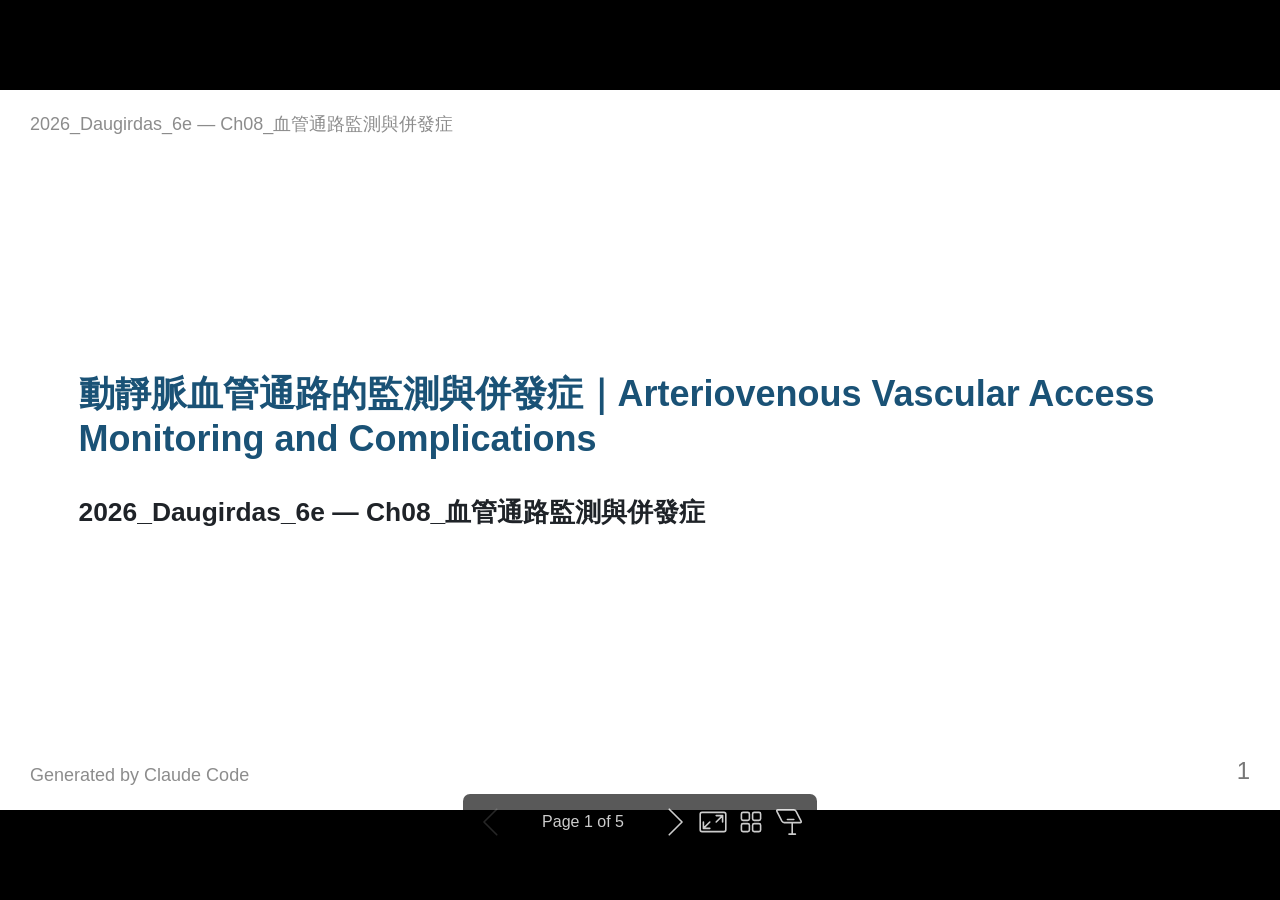
<file: docs/slides/2026_Daugirdas_6e/Ch08_血管通路監測與併發症.html>
<!DOCTYPE html><html lang="zh-TW"><head><title>動靜脈血管通路的監測與併發症｜Arteriovenous Vascular Access Monitoring and Complications</title><meta property="og:title" content="動靜脈血管通路的監測與併發症｜Arteriovenous Vascular Access Monitoring and Complications"><meta charset="UTF-8"><meta name="viewport" content="width=device-width,height=device-height,initial-scale=1.0"><meta name="apple-mobile-web-app-capable" content="yes"><meta http-equiv="X-UA-Compatible" content="ie=edge"><meta property="og:type" content="website"><meta name="twitter:card" content="summary"><style>@media screen{body[data-bespoke-view=""] .bespoke-marp-parent>.bespoke-marp-osc>button,body[data-bespoke-view=next] .bespoke-marp-parent>.bespoke-marp-osc>button,body[data-bespoke-view=overview] button.bespoke-marp-overview-close,body[data-bespoke-view=presenter] .bespoke-marp-presenter-container .bespoke-marp-presenter-info-container .bespoke-marp-presenter-info-page-area .bespoke-marp-presenter-info-page,body[data-bespoke-view=presenter] .bespoke-marp-presenter-container .bespoke-marp-presenter-info-container button,body[data-bespoke-view=presenter] .bespoke-marp-presenter-container .bespoke-marp-presenter-note-container button{appearance:none;background-color:initial;border:0;color:inherit;cursor:pointer;font-size:inherit;opacity:.8;outline:none;padding:0;transition:opacity .2s linear;-webkit-tap-highlight-color:transparent}body[data-bespoke-view=""] .bespoke-marp-parent>.bespoke-marp-osc>button:disabled,body[data-bespoke-view=next] .bespoke-marp-parent>.bespoke-marp-osc>button:disabled,body[data-bespoke-view=overview] button.bespoke-marp-overview-close:disabled,body[data-bespoke-view=presenter] .bespoke-marp-presenter-container .bespoke-marp-presenter-info-container .bespoke-marp-presenter-info-page-area .bespoke-marp-presenter-info-page:disabled,body[data-bespoke-view=presenter] .bespoke-marp-presenter-container .bespoke-marp-presenter-info-container button:disabled,body[data-bespoke-view=presenter] .bespoke-marp-presenter-container .bespoke-marp-presenter-note-container button:disabled{cursor:not-allowed;opacity:.15!important}body[data-bespoke-view=""] .bespoke-marp-parent>.bespoke-marp-osc>button:hover,body[data-bespoke-view=next] .bespoke-marp-parent>.bespoke-marp-osc>button:hover,body[data-bespoke-view=overview] button.bespoke-marp-overview-close:hover,body[data-bespoke-view=presenter] .bespoke-marp-presenter-container .bespoke-marp-presenter-info-container .bespoke-marp-presenter-info-page-area .bespoke-marp-presenter-info-page:hover,body[data-bespoke-view=presenter] .bespoke-marp-presenter-container .bespoke-marp-presenter-info-container button:hover,body[data-bespoke-view=presenter] .bespoke-marp-presenter-container .bespoke-marp-presenter-note-container button:hover{opacity:1}body[data-bespoke-view=""] .bespoke-marp-parent>.bespoke-marp-osc>button:hover:active,body[data-bespoke-view=next] .bespoke-marp-parent>.bespoke-marp-osc>button:hover:active,body[data-bespoke-view=overview] button.bespoke-marp-overview-close:hover:active,body[data-bespoke-view=presenter] .bespoke-marp-presenter-container .bespoke-marp-presenter-info-container .bespoke-marp-presenter-info-page-area .bespoke-marp-presenter-info-page:hover:active,body[data-bespoke-view=presenter] .bespoke-marp-presenter-container .bespoke-marp-presenter-info-container button:hover:active,body[data-bespoke-view=presenter] .bespoke-marp-presenter-container .bespoke-marp-presenter-note-container button:hover:active{opacity:.6}body[data-bespoke-view=""] .bespoke-marp-parent>.bespoke-marp-osc>button:hover:not(:disabled),body[data-bespoke-view=next] .bespoke-marp-parent>.bespoke-marp-osc>button:hover:not(:disabled),body[data-bespoke-view=overview] button.bespoke-marp-overview-close:hover:not(:disabled),body[data-bespoke-view=presenter] .bespoke-marp-presenter-container .bespoke-marp-presenter-info-container .bespoke-marp-presenter-info-page-area .bespoke-marp-presenter-info-page:hover:not(:disabled),body[data-bespoke-view=presenter] .bespoke-marp-presenter-container .bespoke-marp-presenter-info-container button:hover:not(:disabled),body[data-bespoke-view=presenter] .bespoke-marp-presenter-container .bespoke-marp-presenter-note-container button:hover:not(:disabled){transition:none}body[data-bespoke-view=""] .bespoke-marp-parent>.bespoke-marp-osc>button[data-bespoke-marp-osc=prev],body[data-bespoke-view=next] .bespoke-marp-parent>.bespoke-marp-osc>button[data-bespoke-marp-osc=prev],body[data-bespoke-view=presenter] .bespoke-marp-presenter-container .bespoke-marp-presenter-info-container button.bespoke-marp-presenter-info-page-prev{background:#0000 url("[data-uri]") no-repeat 50%;background-size:contain;overflow:hidden;text-indent:100%;white-space:nowrap}body[data-bespoke-view=""] .bespoke-marp-parent>.bespoke-marp-osc>button[data-bespoke-marp-osc=next],body[data-bespoke-view=next] .bespoke-marp-parent>.bespoke-marp-osc>button[data-bespoke-marp-osc=next],body[data-bespoke-view=presenter] .bespoke-marp-presenter-container .bespoke-marp-presenter-info-container button.bespoke-marp-presenter-info-page-next{background:#0000 url("[data-uri]") no-repeat 50%;background-size:contain;overflow:hidden;text-indent:100%;white-space:nowrap}body[data-bespoke-view=""] .bespoke-marp-parent>.bespoke-marp-osc>button[data-bespoke-marp-osc=fullscreen],body[data-bespoke-view=next] .bespoke-marp-parent>.bespoke-marp-osc>button[data-bespoke-marp-osc=fullscreen]{background:#0000 url("[data-uri]") no-repeat 50%;background-size:contain;overflow:hidden;text-indent:100%;white-space:nowrap}body[data-bespoke-view=""] .bespoke-marp-parent>.bespoke-marp-osc>button.exit[data-bespoke-marp-osc=fullscreen],body[data-bespoke-view=next] .bespoke-marp-parent>.bespoke-marp-osc>button.exit[data-bespoke-marp-osc=fullscreen]{background-image:url("[data-uri]")}body[data-bespoke-view=""] .bespoke-marp-parent>.bespoke-marp-osc>button[data-bespoke-marp-osc=presenter],body[data-bespoke-view=next] .bespoke-marp-parent>.bespoke-marp-osc>button[data-bespoke-marp-osc=presenter]{background:#0000 url("[data-uri]") no-repeat 50%;background-size:contain;overflow:hidden;text-indent:100%;white-space:nowrap}body[data-bespoke-view=overview] button.bespoke-marp-overview-close,body[data-bespoke-view=presenter] .bespoke-marp-presenter-container .bespoke-marp-presenter-note-container button.bespoke-marp-presenter-note-bigger{background:#0000 url("[data-uri]") no-repeat 50%;background-size:contain;overflow:hidden;text-indent:100%;white-space:nowrap}body[data-bespoke-view=presenter] .bespoke-marp-presenter-container .bespoke-marp-presenter-note-container button.bespoke-marp-presenter-note-smaller{background:#0000 url("[data-uri]") no-repeat 50%;background-size:contain;overflow:hidden;text-indent:100%;white-space:nowrap}body[data-bespoke-view=""] .bespoke-marp-parent>.bespoke-marp-osc>button[data-bespoke-marp-osc=overview],body[data-bespoke-view=next] .bespoke-marp-parent>.bespoke-marp-osc>button[data-bespoke-marp-osc=overview]{background:#0000 url("[data-uri]") no-repeat 50%;background-size:contain;overflow:hidden;text-indent:100%;white-space:nowrap}}@keyframes __bespoke_marp_transition_reduced_outgoing__{0%{opacity:1}to{opacity:0}}@keyframes __bespoke_marp_transition_reduced_incoming__{0%{mix-blend-mode:plus-lighter;opacity:0}to{mix-blend-mode:plus-lighter;opacity:1}}.bespoke-marp-note,.bespoke-marp-osc,.bespoke-progress-parent{display:none;transition:none}@media screen{::view-transition-group(*){animation-duration:var(--marp-bespoke-transition-animation-duration,.5s);animation-timing-function:ease}::view-transition-new(*),::view-transition-old(*){animation-delay:0s;animation-direction:var(--marp-bespoke-transition-animation-direction,normal);animation-duration:var(--marp-bespoke-transition-animation-duration,.5s);animation-fill-mode:both;animation-name:var(--marp-bespoke-transition-animation-name,var(--marp-bespoke-transition-animation-name-fallback,__bespoke_marp_transition_no_animation__));mix-blend-mode:normal}::view-transition-old(*){--marp-bespoke-transition-animation-name-fallback:__bespoke_marp_transition_reduced_outgoing__;animation-timing-function:ease}::view-transition-new(*){--marp-bespoke-transition-animation-name-fallback:__bespoke_marp_transition_reduced_incoming__;animation-timing-function:ease}::view-transition-new(root),::view-transition-old(root){animation-timing-function:linear}::view-transition-new(__bespoke_marp_transition_osc__),::view-transition-old(__bespoke_marp_transition_osc__){animation-duration:0s!important;animation-name:__bespoke_marp_transition_osc__!important}::view-transition-new(__bespoke_marp_transition_osc__){opacity:0!important}.bespoke-marp-transition-warming-up::view-transition-group(*),.bespoke-marp-transition-warming-up::view-transition-new(*),.bespoke-marp-transition-warming-up::view-transition-old(*){animation-play-state:paused!important}body,html{height:100%;margin:0}body{background:#000;overflow:hidden}svg.bespoke-marp-slide{content-visibility:hidden;interactivity:inert;opacity:0;pointer-events:none;z-index:-1}svg.bespoke-marp-slide:not(.bespoke-marp-active) *{view-transition-name:none!important}svg.bespoke-marp-slide.bespoke-marp-active{content-visibility:visible;interactivity:auto;opacity:1;pointer-events:auto;z-index:0}svg.bespoke-marp-slide.bespoke-marp-active.bespoke-marp-active-ready *{animation-name:__bespoke_marp__!important}@supports not (content-visibility:hidden){svg.bespoke-marp-slide[data-bespoke-marp-load=hideable]{display:none}svg.bespoke-marp-slide[data-bespoke-marp-load=hideable].bespoke-marp-active{display:block}}}@media screen and (prefers-reduced-motion:reduce){svg.bespoke-marp-slide *{view-transition-name:none!important}}@media screen{[data-bespoke-marp-fragment=inactive]{visibility:hidden}body[data-bespoke-view=""] .bespoke-marp-parent,body[data-bespoke-view=next] .bespoke-marp-parent{inset:0;position:absolute}body[data-bespoke-view=""] .bespoke-marp-parent>.bespoke-marp-osc,body[data-bespoke-view=next] .bespoke-marp-parent>.bespoke-marp-osc{background:#000000a6;border-radius:7px;bottom:50px;color:#fff;contain:paint;display:block;font-family:Helvetica,Arial,sans-serif;font-size:16px;left:50%;line-height:0;opacity:1;padding:12px;position:absolute;touch-action:manipulation;transform:translateX(-50%);transition:opacity .2s linear;-webkit-user-select:none;user-select:none;view-transition-name:__bespoke_marp_transition_osc__;white-space:nowrap;will-change:transform;z-index:1}body[data-bespoke-view=""] .bespoke-marp-parent>.bespoke-marp-osc>:where(*),body[data-bespoke-view=next] .bespoke-marp-parent>.bespoke-marp-osc>:where(*){margin-left:6px}body[data-bespoke-view=""] .bespoke-marp-parent>.bespoke-marp-osc>:where(*):where(:first-child),body[data-bespoke-view=next] .bespoke-marp-parent>.bespoke-marp-osc>:where(*):where(:first-child){margin-left:0}body[data-bespoke-view=""] .bespoke-marp-parent>.bespoke-marp-osc>span,body[data-bespoke-view=next] .bespoke-marp-parent>.bespoke-marp-osc>span{opacity:.8}body[data-bespoke-view=""] .bespoke-marp-parent>.bespoke-marp-osc>span[data-bespoke-marp-osc=page],body[data-bespoke-view=next] .bespoke-marp-parent>.bespoke-marp-osc>span[data-bespoke-marp-osc=page]{display:inline-block;min-width:140px;text-align:center}body[data-bespoke-view=""] .bespoke-marp-parent>.bespoke-marp-osc>button[data-bespoke-marp-osc=fullscreen],body[data-bespoke-view=""] .bespoke-marp-parent>.bespoke-marp-osc>button[data-bespoke-marp-osc=next],body[data-bespoke-view=""] .bespoke-marp-parent>.bespoke-marp-osc>button[data-bespoke-marp-osc=overview],body[data-bespoke-view=""] .bespoke-marp-parent>.bespoke-marp-osc>button[data-bespoke-marp-osc=presenter],body[data-bespoke-view=""] .bespoke-marp-parent>.bespoke-marp-osc>button[data-bespoke-marp-osc=prev],body[data-bespoke-view=next] .bespoke-marp-parent>.bespoke-marp-osc>button[data-bespoke-marp-osc=fullscreen],body[data-bespoke-view=next] .bespoke-marp-parent>.bespoke-marp-osc>button[data-bespoke-marp-osc=next],body[data-bespoke-view=next] .bespoke-marp-parent>.bespoke-marp-osc>button[data-bespoke-marp-osc=overview],body[data-bespoke-view=next] .bespoke-marp-parent>.bespoke-marp-osc>button[data-bespoke-marp-osc=presenter],body[data-bespoke-view=next] .bespoke-marp-parent>.bespoke-marp-osc>button[data-bespoke-marp-osc=prev]{height:32px;line-height:32px;width:32px}body[data-bespoke-view=""] .bespoke-marp-parent.bespoke-marp-inactive,body[data-bespoke-view=next] .bespoke-marp-parent.bespoke-marp-inactive{cursor:none}body[data-bespoke-view=""] .bespoke-marp-parent.bespoke-marp-inactive>.bespoke-marp-osc,body[data-bespoke-view=next] .bespoke-marp-parent.bespoke-marp-inactive>.bespoke-marp-osc{opacity:0;pointer-events:none}body[data-bespoke-view=""] svg.bespoke-marp-slide,body[data-bespoke-view=next] svg.bespoke-marp-slide{height:100%;left:0;position:absolute;top:0;width:100%}body[data-bespoke-view=""] .bespoke-progress-parent{background:#222;display:flex;height:5px;width:100%}body[data-bespoke-view=""] .bespoke-progress-parent+:where(.bespoke-marp-parent){top:5px}body[data-bespoke-view=""] .bespoke-progress-parent .bespoke-progress-bar{background:#0288d1;flex:0 0 0;transition:flex-basis .2s cubic-bezier(0,1,1,1)}body[data-bespoke-view=next]{background:#0000}body[data-bespoke-view=presenter]{background:#161616}body[data-bespoke-view=presenter] .bespoke-marp-presenter-container{display:grid;font-family:Helvetica,Arial,sans-serif;grid-template:"current dragbar next" minmax(140px,1fr) "current dragbar note" 2fr "info    dragbar note" 3em;grid-template-columns:minmax(3px,var(--bespoke-marp-presenter-split-ratio,66%)) 0 minmax(3px,1fr);height:100%;left:0;position:absolute;top:0;width:100%}body[data-bespoke-view=presenter] .bespoke-marp-presenter-container :where(.bespoke-marp-parent){grid-area:current;overflow:hidden;position:relative}body[data-bespoke-view=presenter] .bespoke-marp-presenter-container :where(.bespoke-marp-parent) :where(svg.bespoke-marp-slide){height:calc(100% - 40px);left:20px;pointer-events:none;position:absolute;top:20px;-webkit-user-select:none;user-select:none;width:calc(100% - 40px)}body[data-bespoke-view=presenter] .bespoke-marp-presenter-container :where(.bespoke-marp-parent) :where(svg.bespoke-marp-slide).bespoke-marp-active{filter:drop-shadow(0 3px 10px rgba(0,0,0,.5))}body[data-bespoke-view=presenter] .bespoke-marp-presenter-container .bespoke-marp-presenter-dragbar-container{background:#0288d1;cursor:col-resize;grid-area:dragbar;margin-left:-3px;opacity:0;position:relative;transition:opacity .4s linear .1s;width:6px;z-index:10}body[data-bespoke-view=presenter] .bespoke-marp-presenter-container .bespoke-marp-presenter-dragbar-container:hover{opacity:1}body[data-bespoke-view=presenter] .bespoke-marp-presenter-container .bespoke-marp-presenter-dragbar-container.active{opacity:1;transition-delay:0s}body[data-bespoke-view=presenter] .bespoke-marp-presenter-container .bespoke-marp-presenter-next-container{background:#222;cursor:pointer;display:none;grid-area:next;overflow:hidden;position:relative}body[data-bespoke-view=presenter] .bespoke-marp-presenter-container .bespoke-marp-presenter-next-container.active{display:block}body[data-bespoke-view=presenter] .bespoke-marp-presenter-container .bespoke-marp-presenter-next-container iframe.bespoke-marp-presenter-next{background:#0000;border:0;display:block;filter:drop-shadow(0 3px 10px rgba(0,0,0,.5));height:calc(100% - 40px);left:20px;pointer-events:none;position:absolute;interactivity:inert;top:20px;-webkit-user-select:none;user-select:none;width:calc(100% - 40px)}body[data-bespoke-view=presenter] .bespoke-marp-presenter-container .bespoke-marp-presenter-note-container{background:#222;color:#eee;grid-area:note;position:relative;z-index:1}body[data-bespoke-view=presenter] .bespoke-marp-presenter-container .bespoke-marp-presenter-note-container button{height:1.5em;line-height:1.5em;width:1.5em}body[data-bespoke-view=presenter] .bespoke-marp-presenter-container .bespoke-marp-presenter-note-container .bespoke-marp-presenter-note-wrapper{display:block;inset:0;position:absolute}body[data-bespoke-view=presenter] .bespoke-marp-presenter-container .bespoke-marp-presenter-note-container .bespoke-marp-presenter-note-buttons{background:#000000a6;border-radius:4px;bottom:0;display:flex;gap:4px;margin:12px;opacity:0;padding:6px;pointer-events:none;position:absolute;right:0;transition:opacity .2s linear}body[data-bespoke-view=presenter] .bespoke-marp-presenter-container .bespoke-marp-presenter-note-container .bespoke-marp-presenter-note-buttons:focus-within,body[data-bespoke-view=presenter] .bespoke-marp-presenter-container .bespoke-marp-presenter-note-container .bespoke-marp-presenter-note-wrapper:focus-within+.bespoke-marp-presenter-note-buttons,body[data-bespoke-view=presenter] .bespoke-marp-presenter-container .bespoke-marp-presenter-note-container:hover .bespoke-marp-presenter-note-buttons{opacity:1;pointer-events:auto}body[data-bespoke-view=presenter] .bespoke-marp-presenter-container .bespoke-marp-presenter-note-container .bespoke-marp-note{box-sizing:border-box;font-size:calc(1.1em*var(--bespoke-marp-note-font-scale, 1));height:calc(100% - 40px);margin:20px;overflow:auto;padding-right:3px;white-space:pre-wrap;width:calc(100% - 40px);word-wrap:break-word;scrollbar-color:#eeeeee80 #0000;scrollbar-width:thin}body[data-bespoke-view=presenter] .bespoke-marp-presenter-container .bespoke-marp-presenter-note-container .bespoke-marp-note::-webkit-scrollbar{width:6px}body[data-bespoke-view=presenter] .bespoke-marp-presenter-container .bespoke-marp-presenter-note-container .bespoke-marp-note::-webkit-scrollbar-track{background:#0000}body[data-bespoke-view=presenter] .bespoke-marp-presenter-container .bespoke-marp-presenter-note-container .bespoke-marp-note::-webkit-scrollbar-thumb{background:#eeeeee80;border-radius:6px}body[data-bespoke-view=presenter] .bespoke-marp-presenter-container .bespoke-marp-presenter-note-container .bespoke-marp-note:empty{pointer-events:none}body[data-bespoke-view=presenter] .bespoke-marp-presenter-container .bespoke-marp-presenter-note-container .bespoke-marp-note.active{display:block}body[data-bespoke-view=presenter] .bespoke-marp-presenter-container .bespoke-marp-presenter-note-container .bespoke-marp-note p:first-child{margin-top:0}body[data-bespoke-view=presenter] .bespoke-marp-presenter-container .bespoke-marp-presenter-note-container .bespoke-marp-note p:last-child{margin-bottom:0}body[data-bespoke-view=presenter] .bespoke-marp-presenter-container .bespoke-marp-presenter-info-container{align-items:center;box-sizing:border-box;color:#eee;display:flex;flex-wrap:nowrap;grid-area:info;justify-content:center;overflow:hidden;padding:0 10px}body[data-bespoke-view=presenter] .bespoke-marp-presenter-container .bespoke-marp-presenter-info-container .bespoke-marp-presenter-info-page-area,body[data-bespoke-view=presenter] .bespoke-marp-presenter-container .bespoke-marp-presenter-info-container .bespoke-marp-presenter-info-time,body[data-bespoke-view=presenter] .bespoke-marp-presenter-container .bespoke-marp-presenter-info-container .bespoke-marp-presenter-info-timer{box-sizing:border-box;display:block;padding:0 10px;white-space:nowrap;width:100%}body[data-bespoke-view=presenter] .bespoke-marp-presenter-container .bespoke-marp-presenter-info-container button{height:1.5em;line-height:1.5em;width:1.5em}body[data-bespoke-view=presenter] .bespoke-marp-presenter-container .bespoke-marp-presenter-info-container .bespoke-marp-presenter-info-page-area{order:2;text-align:center}body[data-bespoke-view=presenter] .bespoke-marp-presenter-container .bespoke-marp-presenter-info-container .bespoke-marp-presenter-info-page-area .bespoke-marp-presenter-info-page{display:inline-block;min-width:120px;text-align:center}body[data-bespoke-view=presenter] .bespoke-marp-presenter-container .bespoke-marp-presenter-info-container .bespoke-marp-presenter-info-time{color:#999;order:1;text-align:left}body[data-bespoke-view=presenter] .bespoke-marp-presenter-container .bespoke-marp-presenter-info-container .bespoke-marp-presenter-info-timer{color:#999;order:3;text-align:right}body[data-bespoke-view=presenter] .bespoke-marp-presenter-container .bespoke-marp-presenter-info-container .bespoke-marp-presenter-info-timer:hover{cursor:pointer}body[data-bespoke-view=overview]{background:#161616;overflow:auto}body[data-bespoke-view=overview] [data-bespoke-marp-fragment=inactive]{visibility:visible}body[data-bespoke-view=overview] .bespoke-marp-overview-header{backdrop-filter:blur(4px);background:#222222d9;box-shadow:0 3px 10px #00000080;box-sizing:border-box;display:flex;height:48px;inset:0 0 auto;justify-content:flex-end;padding:10px;position:fixed;z-index:1}body[data-bespoke-view=overview] button.bespoke-marp-overview-close{height:28px;line-height:28px;transform:rotate(45deg);width:28px}body[data-bespoke-view=overview] .bespoke-marp-parent{display:grid;gap:40px;grid-template-columns:repeat(auto-fit,minmax(0,240px));justify-content:space-around;padding:30px}body[data-bespoke-view=overview] .bespoke-marp-parent svg.bespoke-marp-slide{--bov-selected:#0000;--bov-focus:#161616;--bov-focus-outline:#0000;background-image:conic-gradient(#161616 0 0),conic-gradient(var(--bov-focus) 0 0),conic-gradient(var(--bov-focus-outline) 0 0),conic-gradient(var(--bov-selected) 0 0);background-position:5px 5px,3px 3px,2px 2px,0 0;background-repeat:no-repeat;background-size:calc(100% - 10px) calc(100% - 10px),calc(100% - 6px) calc(100% - 6px),calc(100% - 4px) calc(100% - 4px),100% 100%;content-visibility:visible;cursor:pointer;filter:drop-shadow(0 3px 10px rgba(0,0,0,.5));margin:-6px;padding:6px;interactivity:auto;opacity:1;outline:0;pointer-events:auto;scroll-margin-block:30px;width:100%;z-index:0}body[data-bespoke-view=overview] .bespoke-marp-parent svg.bespoke-marp-slide *,body[data-bespoke-view=overview] .bespoke-marp-parent svg.bespoke-marp-slide.bespoke-marp-active *{pointer-events:none;interactivity:inert}body[data-bespoke-view=overview] .bespoke-marp-parent svg.bespoke-marp-slide:active,body[data-bespoke-view=overview] .bespoke-marp-parent svg.bespoke-marp-slide:focus-visible,body[data-bespoke-view=overview] .bespoke-marp-parent svg.bespoke-marp-slide:hover{--bov-focus-outline:#161616}body[data-bespoke-view=overview] .bespoke-marp-parent svg.bespoke-marp-slide:focus-visible,body[data-bespoke-view=overview] .bespoke-marp-parent svg.bespoke-marp-slide:hover{--bov-focus:#999}body[data-bespoke-view=overview] .bespoke-marp-parent svg.bespoke-marp-slide:active{--bov-focus:#eee}body[data-bespoke-view=overview] .bespoke-marp-parent svg.bespoke-marp-slide.bespoke-marp-active{--bov-selected:#0288d1}body[data-bespoke-view=overview]:has(.bespoke-marp-overview-header) .bespoke-marp-parent{padding-top:78px}body[data-bespoke-view=overview]:has(.bespoke-marp-overview-header) .bespoke-marp-parent svg.bespoke-marp-slide{scroll-margin-top:78px}.bespoke-marp-overview{background:#000000a6;inset:0;opacity:0;pointer-events:none;position:fixed;transition:opacity .1s ease;z-index:10}.bespoke-marp-overview iframe{background:#222;border:0;display:block;height:100%;left:0;position:absolute;top:0;width:100%}.bespoke-marp-overview[data-open="1"]{opacity:1;pointer-events:auto}}@media print{.bespoke-marp-overview,.bespoke-marp-presenter-info-container,.bespoke-marp-presenter-next-container,.bespoke-marp-presenter-note-container{display:none}}</style><style>div#\:\$p > svg > foreignObject > section{width:1280px;height:720px;box-sizing:border-box;overflow:hidden;position:relative;scroll-snap-align:center center;-webkit-text-size-adjust:100%;text-size-adjust:100%}div#\:\$p > svg > foreignObject > section::after{bottom:0;content:attr(data-marpit-pagination);padding:inherit;pointer-events:none;position:absolute;right:0}div#\:\$p > svg > foreignObject > section:not([data-marpit-pagination])::after{display:none}div#\:\$p > svg > foreignObject > section :is(h1, marp-h1){font-size:2em;margin-block:0.67em}div#\:\$p > svg > foreignObject > section video::-webkit-media-controls{will-change:transform}@page {size:1280px 720px;margin:0}@media print{html, body{background-color:#fff;margin:0;page-break-inside:avoid;break-inside:avoid-page}div#\:\$p > svg > foreignObject > section{page-break-before:always;break-before:page}div#\:\$p > svg > foreignObject > section, div#\:\$p > svg > foreignObject > section *{-webkit-print-color-adjust:exact!important;animation-delay:0s!important;animation-duration:0s!important;color-adjust:exact!important;print-color-adjust:exact!important;transition:none!important}div#\:\$p > svg[data-marpit-svg]{display:block;height:100vh;width:100vw}}div#\:\$p > svg > foreignObject > :where(section){container-type:size}div#\:\$p > svg > foreignObject > section mjx-container[jax="SVG"]{direction:ltr}div#\:\$p > svg > foreignObject > section mjx-container[jax="SVG"] > svg{overflow:visible;min-height:1px;min-width:1px}div#\:\$p > svg > foreignObject > section mjx-container[jax="SVG"] > svg a{fill:blue;stroke:blue}div#\:\$p > svg > foreignObject > section mjx-container[jax="SVG"][display="true"]{display:block;text-align:center;margin:1em 0}div#\:\$p > svg > foreignObject > section mjx-container[jax="SVG"][display="true"][width="full"]{display:flex}div#\:\$p > svg > foreignObject > section mjx-container[jax="SVG"][justify="left"]{text-align:left}div#\:\$p > svg > foreignObject > section mjx-container[jax="SVG"][justify="right"]{text-align:right}div#\:\$p > svg > foreignObject > section g[data-mml-node="merror"] > g{fill:red;stroke:red}div#\:\$p > svg > foreignObject > section g[data-mml-node="merror"] > rect[data-background]{fill:yellow;stroke:none}div#\:\$p > svg > foreignObject > section g[data-mml-node="mtable"] > line[data-line], div#\:\$p > svg > foreignObject > section svg[data-table] > g > line[data-line]{stroke-width:70px;fill:none}div#\:\$p > svg > foreignObject > section g[data-mml-node="mtable"] > rect[data-frame], div#\:\$p > svg > foreignObject > section svg[data-table] > g > rect[data-frame]{stroke-width:70px;fill:none}div#\:\$p > svg > foreignObject > section g[data-mml-node="mtable"] > .mjx-dashed, div#\:\$p > svg > foreignObject > section svg[data-table] > g > .mjx-dashed{stroke-dasharray:140}div#\:\$p > svg > foreignObject > section g[data-mml-node="mtable"] > .mjx-dotted, div#\:\$p > svg > foreignObject > section svg[data-table] > g > .mjx-dotted{stroke-linecap:round;stroke-dasharray:0,140}div#\:\$p > svg > foreignObject > section g[data-mml-node="mtable"] > g > svg{overflow:visible}div#\:\$p > svg > foreignObject > section [jax="SVG"] mjx-tool{display:inline-block;position:relative;width:0;height:0}div#\:\$p > svg > foreignObject > section [jax="SVG"] mjx-tool > mjx-tip{position:absolute;top:0;left:0}div#\:\$p > svg > foreignObject > section mjx-tool > mjx-tip{display:inline-block;padding:.2em;border:1px solid #888;font-size:70%;background-color:#F8F8F8;color:black;box-shadow:2px 2px 5px #AAAAAA}div#\:\$p > svg > foreignObject > section g[data-mml-node="maction"][data-toggle]{cursor:pointer}div#\:\$p > svg > foreignObject > section mjx-status{display:block;position:fixed;left:1em;bottom:1em;min-width:25%;padding:.2em .4em;border:1px solid #888;font-size:90%;background-color:#F8F8F8;color:black}div#\:\$p > svg > foreignObject > section foreignObject[data-mjx-xml]{font-family:initial;line-height:normal;overflow:visible}div#\:\$p > svg > foreignObject > section mjx-container[jax="SVG"] path[data-c], div#\:\$p > svg > foreignObject > section mjx-container[jax="SVG"] use[data-c]{stroke-width:3}@media print{div#\:\$p > svg > foreignObject > section mjx-container[jax=SVG] path[data-c],div#\:\$p > svg > foreignObject > section mjx-container[jax=SVG] use[data-c]{stroke-width:0}}div#\:\$p > svg > foreignObject > section img[data-marp-twemoji]{background:transparent;height:1em;margin:0 .05em 0 .1em;vertical-align:-.1em;width:1em}div#\:\$p > svg > foreignObject > section{--fgColor-danger:light-dark(#d1242f, #f85149);--bgColor-attention-muted:light-dark(#fff8c5, #bb800926);--bgColor-muted:light-dark(#f6f8fa, #151b23);--bgColor-neutral-muted:light-dark(#818b981f, #656c7633);--borderColor-accent-emphasis:light-dark(#0969da, #1f6feb);--borderColor-attention-emphasis:light-dark(#9a6700, #9e6a03);--borderColor-danger-emphasis:light-dark(#cf222e, #da3633);--borderColor-default:light-dark(#d1d9e0, #3d444d);--borderColor-done-emphasis:light-dark(#8250df, #8957e5);--borderColor-success-emphasis:light-dark(#1a7f37, #238636);--color-prettylights-syntax-brackethighlighter-angle:light-dark(#59636e, #9198a1);--color-prettylights-syntax-brackethighlighter-unmatched:light-dark(#82071e, #f85149);--color-prettylights-syntax-carriage-return-bg:light-dark(#cf222e, #b62324);--color-prettylights-syntax-carriage-return-text:light-dark(#f6f8fa, #f0f6fc);--color-prettylights-syntax-comment:light-dark(#59636e, #9198a1);--color-prettylights-syntax-constant:light-dark(#0550ae, #79c0ff);--color-prettylights-syntax-constant-other-reference-link:light-dark(#0a3069, #a5d6ff);--color-prettylights-syntax-entity:light-dark(#6639ba, #d2a8ff);--color-prettylights-syntax-entity-tag:light-dark(#0550ae, #7ee787);--color-prettylights-syntax-invalid-illegal-text:light-dark(var(--fgColor-danger), var(--fgColor-danger));--color-prettylights-syntax-keyword:light-dark(#cf222e, #ff7b72);--color-prettylights-syntax-markup-changed-bg:light-dark(#ffd8b5, #5a1e02);--color-prettylights-syntax-markup-changed-text:light-dark(#953800, #ffdfb6);--color-prettylights-syntax-markup-deleted-bg:light-dark(#ffebe9, #67060c);--color-prettylights-syntax-markup-deleted-text:light-dark(#82071e, #ffdcd7);--color-prettylights-syntax-markup-heading:light-dark(#0550ae, #1f6feb);--color-prettylights-syntax-markup-ignored-bg:light-dark(#0550ae, #1158c7);--color-prettylights-syntax-markup-ignored-text:light-dark(#d1d9e0, #f0f6fc);--color-prettylights-syntax-markup-inserted-bg:light-dark(#dafbe1, #033a16);--color-prettylights-syntax-markup-inserted-text:light-dark(#116329, #aff5b4);--color-prettylights-syntax-markup-list:light-dark(#3b2300, #f2cc60);--color-prettylights-syntax-meta-diff-range:light-dark(#8250df, #d2a8ff);--color-prettylights-syntax-string:light-dark(#0a3069, #a5d6ff);--color-prettylights-syntax-string-regexp:light-dark(#116329, #7ee787);--color-prettylights-syntax-sublimelinter-gutter-mark:light-dark(#818b98, #3d444d);--color-prettylights-syntax-variable:light-dark(#953800, #ffa657);--fgColor-accent:light-dark(#0969da, #4493f8);--fgColor-attention:light-dark(#9a6700, #d29922);--fgColor-done:light-dark(#8250df, #ab7df8);--fgColor-muted:light-dark(#59636e, #9198a1);--fgColor-success:light-dark(#1a7f37, #3fb950);--bgColor-default:light-dark(#fff, #0d1117);--borderColor-muted:light-dark(#d1d9e0b3, #3d444db3);--color-prettylights-syntax-invalid-illegal-bg:light-dark(var(--bgColor-danger-muted), var(--bgColor-danger-muted));--color-prettylights-syntax-markup-bold:light-dark(#1f2328, #f0f6fc);--color-prettylights-syntax-markup-italic:light-dark(#1f2328, #f0f6fc);--color-prettylights-syntax-storage-modifier-import:light-dark(#1f2328, #f0f6fc);--fgColor-default:light-dark(#1f2328, #f0f6fc);--focus-outlineColor:light-dark(var(--borderColor-accent-emphasis), var(--borderColor-accent-emphasis));--borderColor-neutral-muted:light-dark(var(--borderColor-muted), var(--borderColor-muted));--base-size-16:calc(var(--marpit-root-font-size, 1rem) * 1);--base-size-24:calc(var(--marpit-root-font-size, 1rem) * 1.5);--base-size-4:calc(var(--marpit-root-font-size, 1rem) * 0.25);--base-size-40:calc(var(--marpit-root-font-size, 1rem) * 2.5);--base-size-8:calc(var(--marpit-root-font-size, 1rem) * 0.5);--base-text-weight-medium:500;--base-text-weight-normal:400;--base-text-weight-semibold:600;--fontStack-monospace:ui-monospace, SFMono-Regular, SF Mono, Menlo, Consolas, Liberation Mono, monospace;--fontStack-sansSerif:-apple-system, BlinkMacSystemFont, "Segoe UI", "Noto Sans", Helvetica, Arial, sans-serif, "Apple Color Emoji", "Segoe UI Emoji";}/*!
 * Marp default theme.
 *
 * @theme default
 * @author Yuki Hattori
 *
 * @auto-scaling true
 * @size 16:9 1280px 720px
 * @size 4:3 960px 720px
 */div#\:\$p > svg > foreignObject > section [data-theme=light],div#\:\$p > svg > foreignObject > section{color-scheme:light}div#\:\$p > svg > foreignObject > section [data-theme=dark],div#\:\$p > svg > foreignObject > section:where(.invert){color-scheme:dark}div#\:\$p > svg > foreignObject > section{-ms-text-size-adjust:100%;-webkit-text-size-adjust:100%;background-color:var(--bgColor-default);color:var(--fgColor-default);font-family:var(--fontStack-sansSerif, -apple-system, BlinkMacSystemFont, "Segoe UI", "Noto Sans", Helvetica, Arial, sans-serif, "Apple Color Emoji", "Segoe UI Emoji");font-size:16px;font-weight:var(--base-text-weight-normal, 400);line-height:1.5;margin:0;word-wrap:break-word}div#\:\$p > svg > foreignObject > section{--marpit-root-font-size:16px}div#\:\$p > svg > foreignObject > section a{text-decoration:underline;text-underline-offset:calc(var(--marpit-root-font-size, 1rem) * .2)}div#\:\$p > svg > foreignObject > section :is(h1, marp-h1):hover .anchor .octicon-link:before,div#\:\$p > svg > foreignObject > section :is(h2, marp-h2):hover .anchor .octicon-link:before,div#\:\$p > svg > foreignObject > section :is(h3, marp-h3):hover .anchor .octicon-link:before,div#\:\$p > svg > foreignObject > section :is(h4, marp-h4):hover .anchor .octicon-link:before,div#\:\$p > svg > foreignObject > section :is(h5, marp-h5):hover .anchor .octicon-link:before,div#\:\$p > svg > foreignObject > section :is(h6, marp-h6):hover .anchor .octicon-link:before{background-color:currentColor;content:" ";display:inline-block;height:16px;-webkit-mask-image:url('data:image/svg+xml;charset=utf-8,<svg xmlns="http://www.w3.org/2000/svg" aria-hidden="true" viewBox="0 0 16 16"><path fill-rule="evenodd" d="M7.775 3.275a.75.75 0 0 0 1.06 1.06l1.25-1.25a2 2 0 1 1 2.83 2.83l-2.5 2.5a2 2 0 0 1-2.83 0 .75.75 0 0 0-1.06 1.06 3.5 3.5 0 0 0 4.95 0l2.5-2.5a3.5 3.5 0 0 0-4.95-4.95zm-4.69 9.64a2 2 0 0 1 0-2.83l2.5-2.5a2 2 0 0 1 2.83 0 .75.75 0 0 0 1.06-1.06 3.5 3.5 0 0 0-4.95 0l-2.5 2.5a3.5 3.5 0 0 0 4.95 4.95l1.25-1.25a.75.75 0 0 0-1.06-1.06l-1.25 1.25a2 2 0 0 1-2.83 0"/></svg>');mask-image:url('data:image/svg+xml;charset=utf-8,<svg xmlns="http://www.w3.org/2000/svg" aria-hidden="true" viewBox="0 0 16 16"><path fill-rule="evenodd" d="M7.775 3.275a.75.75 0 0 0 1.06 1.06l1.25-1.25a2 2 0 1 1 2.83 2.83l-2.5 2.5a2 2 0 0 1-2.83 0 .75.75 0 0 0-1.06 1.06 3.5 3.5 0 0 0 4.95 0l2.5-2.5a3.5 3.5 0 0 0-4.95-4.95zm-4.69 9.64a2 2 0 0 1 0-2.83l2.5-2.5a2 2 0 0 1 2.83 0 .75.75 0 0 0 1.06-1.06 3.5 3.5 0 0 0-4.95 0l-2.5 2.5a3.5 3.5 0 0 0 4.95 4.95l1.25-1.25a.75.75 0 0 0-1.06-1.06l-1.25 1.25a2 2 0 0 1-2.83 0"/></svg>');width:16px}div#\:\$p > svg > foreignObject > section details,div#\:\$p > svg > foreignObject > section figcaption,div#\:\$p > svg > foreignObject > section figure{display:block}div#\:\$p > svg > foreignObject > section summary{display:list-item}div#\:\$p > svg > foreignObject > section [hidden]{display:none!important}div#\:\$p > svg > foreignObject > section a{background-color:transparent;color:var(--fgColor-accent);text-decoration:none}div#\:\$p > svg > foreignObject > section abbr[title]{border-bottom:none;-webkit-text-decoration:underline dotted;text-decoration:underline dotted}div#\:\$p > svg > foreignObject > section b,div#\:\$p > svg > foreignObject > section strong{font-weight:var(--base-text-weight-semibold, 600)}div#\:\$p > svg > foreignObject > section dfn{font-style:italic}div#\:\$p > svg > foreignObject > section :is(h1, marp-h1){border-bottom:1px solid var(--borderColor-muted);font-size:2em;font-weight:var(--base-text-weight-semibold, 600);margin:.67em 0;padding-bottom:.3em}div#\:\$p > svg > foreignObject > section mark{background-color:var(--bgColor-attention-muted);color:var(--fgColor-default)}div#\:\$p > svg > foreignObject > section small{font-size:90%}div#\:\$p > svg > foreignObject > section sub,div#\:\$p > svg > foreignObject > section sup{font-size:75%;line-height:0;position:relative;vertical-align:baseline}div#\:\$p > svg > foreignObject > section sub{bottom:-.25em}div#\:\$p > svg > foreignObject > section sup{top:-.5em}div#\:\$p > svg > foreignObject > section img{border-style:none;box-sizing:content-box;max-width:100%}div#\:\$p > svg > foreignObject > section code,div#\:\$p > svg > foreignObject > section kbd,div#\:\$p > svg > foreignObject > section :is(pre, marp-pre),div#\:\$p > svg > foreignObject > section samp{font-family:monospace;font-size:1em}div#\:\$p > svg > foreignObject > section figure{margin:1em var(--base-size-40)}div#\:\$p > svg > foreignObject > section hr{background:transparent;background-color:var(--borderColor-default);border:0;box-sizing:content-box;height:.25em;margin:var(--base-size-24) 0;overflow:hidden;padding:0}div#\:\$p > svg > foreignObject > section input{font:inherit;font-family:inherit;font-size:inherit;line-height:inherit;margin:0;overflow:visible}div#\:\$p > svg > foreignObject > section [type=button],div#\:\$p > svg > foreignObject > section [type=reset],div#\:\$p > svg > foreignObject > section [type=submit]{-webkit-appearance:button;-moz-appearance:button;appearance:button}div#\:\$p > svg > foreignObject > section [type=checkbox],div#\:\$p > svg > foreignObject > section [type=radio]{box-sizing:border-box;padding:0}div#\:\$p > svg > foreignObject > section [type=number]::-webkit-inner-spin-button,div#\:\$p > svg > foreignObject > section [type=number]::-webkit-outer-spin-button{height:auto}div#\:\$p > svg > foreignObject > section [type=search]::-webkit-search-cancel-button,div#\:\$p > svg > foreignObject > section [type=search]::-webkit-search-decoration{-webkit-appearance:none;appearance:none}div#\:\$p > svg > foreignObject > section ::-webkit-input-placeholder{color:inherit;opacity:.54}div#\:\$p > svg > foreignObject > section ::-webkit-file-upload-button{-webkit-appearance:button;appearance:button;font:inherit}div#\:\$p > svg > foreignObject > section a:hover{text-decoration:underline}div#\:\$p > svg > foreignObject > section ::-moz-placeholder{color:var(--fgColor-muted);opacity:1}div#\:\$p > svg > foreignObject > section ::placeholder{color:var(--fgColor-muted);opacity:1}div#\:\$p > svg > foreignObject > section hr:after,div#\:\$p > svg > foreignObject > section hr:before{content:"";display:table}div#\:\$p > svg > foreignObject > section hr:after{clear:both}div#\:\$p > svg > foreignObject > section table{border-collapse:collapse;border-spacing:0;display:block;font-variant:tabular-nums;max-width:100%;overflow:auto;width:-moz-max-content;width:max-content}div#\:\$p > svg > foreignObject > section td,div#\:\$p > svg > foreignObject > section th{padding:0}div#\:\$p > svg > foreignObject > section details summary{cursor:pointer}div#\:\$p > svg > foreignObject > section [role=button]:focus,div#\:\$p > svg > foreignObject > section a:focus,div#\:\$p > svg > foreignObject > section input[type=checkbox]:focus,div#\:\$p > svg > foreignObject > section input[type=radio]:focus{box-shadow:none;outline:2px solid var(--focus-outlineColor);outline-offset:-2px}div#\:\$p > svg > foreignObject > section [role=button]:focus:not(:focus-visible),div#\:\$p > svg > foreignObject > section a:focus:not(:focus-visible),div#\:\$p > svg > foreignObject > section input[type=checkbox]:focus:not(:focus-visible),div#\:\$p > svg > foreignObject > section input[type=radio]:focus:not(:focus-visible){outline:1px solid transparent}div#\:\$p > svg > foreignObject > section [role=button]:focus-visible,div#\:\$p > svg > foreignObject > section a:focus-visible,div#\:\$p > svg > foreignObject > section input[type=checkbox]:focus-visible,div#\:\$p > svg > foreignObject > section input[type=radio]:focus-visible{box-shadow:none;outline:2px solid var(--focus-outlineColor);outline-offset:-2px}div#\:\$p > svg > foreignObject > section a:not([class]):focus,div#\:\$p > svg > foreignObject > section a:not([class]):focus-visible,div#\:\$p > svg > foreignObject > section input[type=checkbox]:focus,div#\:\$p > svg > foreignObject > section input[type=checkbox]:focus-visible,div#\:\$p > svg > foreignObject > section input[type=radio]:focus,div#\:\$p > svg > foreignObject > section input[type=radio]:focus-visible{outline-offset:0}div#\:\$p > svg > foreignObject > section kbd{background-color:var(--bgColor-muted);border-bottom-color:var(--borderColor-neutral-muted);border:1px solid var(--borderColor-neutral-muted);border-radius:6px;box-shadow:inset 0 -1px 0 var(--borderColor-neutral-muted);color:var(--fgColor-default);display:inline-block;font:11px var(--fontStack-monospace, ui-monospace, SFMono-Regular, SF Mono, Menlo, Consolas, Liberation Mono, monospace);line-height:10px;padding:var(--base-size-4);vertical-align:middle}div#\:\$p > svg > foreignObject > section :is(h1, marp-h1),div#\:\$p > svg > foreignObject > section :is(h2, marp-h2),div#\:\$p > svg > foreignObject > section :is(h3, marp-h3),div#\:\$p > svg > foreignObject > section :is(h4, marp-h4),div#\:\$p > svg > foreignObject > section :is(h5, marp-h5),div#\:\$p > svg > foreignObject > section :is(h6, marp-h6){font-weight:var(--base-text-weight-semibold, 600);line-height:1.25;margin-bottom:var(--base-size-16);margin-top:var(--base-size-24)}div#\:\$p > svg > foreignObject > section :is(h2, marp-h2){border-bottom:1px solid var(--borderColor-muted);font-size:1.5em;padding-bottom:.3em}div#\:\$p > svg > foreignObject > section :is(h2, marp-h2),div#\:\$p > svg > foreignObject > section :is(h3, marp-h3){font-weight:var(--base-text-weight-semibold, 600)}div#\:\$p > svg > foreignObject > section :is(h3, marp-h3){font-size:1.25em}div#\:\$p > svg > foreignObject > section :is(h4, marp-h4){font-size:1em}div#\:\$p > svg > foreignObject > section :is(h4, marp-h4),div#\:\$p > svg > foreignObject > section :is(h5, marp-h5){font-weight:var(--base-text-weight-semibold, 600)}div#\:\$p > svg > foreignObject > section :is(h5, marp-h5){font-size:.875em}div#\:\$p > svg > foreignObject > section :is(h6, marp-h6){color:var(--fgColor-muted);font-size:.85em;font-weight:var(--base-text-weight-semibold, 600)}div#\:\$p > svg > foreignObject > section p{margin-bottom:10px;margin-top:0}div#\:\$p > svg > foreignObject > section blockquote{border-left:.25em solid var(--borderColor-default);color:var(--fgColor-muted);margin:0;padding:0 1em}div#\:\$p > svg > foreignObject > section ol,div#\:\$p > svg > foreignObject > section ul{margin-bottom:0;margin-top:0;padding-left:2em}div#\:\$p > svg > foreignObject > section ol ol,div#\:\$p > svg > foreignObject > section ul ol{list-style-type:lower-roman}div#\:\$p > svg > foreignObject > section ol ol ol,div#\:\$p > svg > foreignObject > section ol ul ol,div#\:\$p > svg > foreignObject > section ul ol ol,div#\:\$p > svg > foreignObject > section ul ul ol{list-style-type:lower-alpha}div#\:\$p > svg > foreignObject > section dd{margin-left:0}div#\:\$p > svg > foreignObject > section code,div#\:\$p > svg > foreignObject > section :is(pre, marp-pre),div#\:\$p > svg > foreignObject > section samp,div#\:\$p > svg > foreignObject > section tt{font-family:var(--fontStack-monospace, ui-monospace, SFMono-Regular, SF Mono, Menlo, Consolas, Liberation Mono, monospace);font-size:12px}div#\:\$p > svg > foreignObject > section :is(pre, marp-pre){margin-bottom:0;margin-top:0;word-wrap:normal}div#\:\$p > svg > foreignObject > section .octicon{display:inline-block;fill:currentColor;overflow:visible!important;vertical-align:text-bottom}div#\:\$p > svg > foreignObject > section input::-webkit-inner-spin-button,div#\:\$p > svg > foreignObject > section input::-webkit-outer-spin-button{-webkit-appearance:none;appearance:none;margin:0}div#\:\$p > svg > foreignObject > section .mr-2{margin-right:var(--base-size-8, 8px)!important}div#\:\$p > svg > foreignObject > section:after,div#\:\$p > svg > foreignObject > section:before{display:table}div#\:\$p > svg > foreignObject > section:after{clear:both}div#\:\$p > svg > foreignObject > section>:first-child{margin-top:0!important}div#\:\$p > svg > foreignObject > section>:last-child{margin-bottom:0!important}div#\:\$p > svg > foreignObject > section a:not([href]){color:inherit;text-decoration:none}div#\:\$p > svg > foreignObject > section .absent{color:var(--fgColor-danger)}div#\:\$p > svg > foreignObject > section .anchor{float:left;line-height:1;margin-left:-20px;padding-right:var(--base-size-4)}div#\:\$p > svg > foreignObject > section .anchor:focus{outline:none}div#\:\$p > svg > foreignObject > section blockquote,div#\:\$p > svg > foreignObject > section details,div#\:\$p > svg > foreignObject > section dl,div#\:\$p > svg > foreignObject > section ol,div#\:\$p > svg > foreignObject > section p,div#\:\$p > svg > foreignObject > section :is(pre, marp-pre),div#\:\$p > svg > foreignObject > section table,div#\:\$p > svg > foreignObject > section ul{margin-bottom:var(--base-size-16);margin-top:0}div#\:\$p > svg > foreignObject > section blockquote>:first-child{margin-top:0}div#\:\$p > svg > foreignObject > section blockquote>:last-child{margin-bottom:0}div#\:\$p > svg > foreignObject > section :is(h1, marp-h1) .octicon-link,div#\:\$p > svg > foreignObject > section :is(h2, marp-h2) .octicon-link,div#\:\$p > svg > foreignObject > section :is(h3, marp-h3) .octicon-link,div#\:\$p > svg > foreignObject > section :is(h4, marp-h4) .octicon-link,div#\:\$p > svg > foreignObject > section :is(h5, marp-h5) .octicon-link,div#\:\$p > svg > foreignObject > section :is(h6, marp-h6) .octicon-link{color:var(--fgColor-default);vertical-align:middle;visibility:hidden}div#\:\$p > svg > foreignObject > section :is(h1, marp-h1):hover .anchor,div#\:\$p > svg > foreignObject > section :is(h2, marp-h2):hover .anchor,div#\:\$p > svg > foreignObject > section :is(h3, marp-h3):hover .anchor,div#\:\$p > svg > foreignObject > section :is(h4, marp-h4):hover .anchor,div#\:\$p > svg > foreignObject > section :is(h5, marp-h5):hover .anchor,div#\:\$p > svg > foreignObject > section :is(h6, marp-h6):hover .anchor{text-decoration:none}div#\:\$p > svg > foreignObject > section :is(h1, marp-h1):hover .anchor .octicon-link,div#\:\$p > svg > foreignObject > section :is(h2, marp-h2):hover .anchor .octicon-link,div#\:\$p > svg > foreignObject > section :is(h3, marp-h3):hover .anchor .octicon-link,div#\:\$p > svg > foreignObject > section :is(h4, marp-h4):hover .anchor .octicon-link,div#\:\$p > svg > foreignObject > section :is(h5, marp-h5):hover .anchor .octicon-link,div#\:\$p > svg > foreignObject > section :is(h6, marp-h6):hover .anchor .octicon-link{visibility:visible}div#\:\$p > svg > foreignObject > section :is(h1, marp-h1) code,div#\:\$p > svg > foreignObject > section :is(h1, marp-h1) tt,div#\:\$p > svg > foreignObject > section :is(h2, marp-h2) code,div#\:\$p > svg > foreignObject > section :is(h2, marp-h2) tt,div#\:\$p > svg > foreignObject > section :is(h3, marp-h3) code,div#\:\$p > svg > foreignObject > section :is(h3, marp-h3) tt,div#\:\$p > svg > foreignObject > section :is(h4, marp-h4) code,div#\:\$p > svg > foreignObject > section :is(h4, marp-h4) tt,div#\:\$p > svg > foreignObject > section :is(h5, marp-h5) code,div#\:\$p > svg > foreignObject > section :is(h5, marp-h5) tt,div#\:\$p > svg > foreignObject > section :is(h6, marp-h6) code,div#\:\$p > svg > foreignObject > section :is(h6, marp-h6) tt{font-size:inherit;padding:0 .2em}div#\:\$p > svg > foreignObject > section summary :is(h1, marp-h1),div#\:\$p > svg > foreignObject > section summary :is(h2, marp-h2),div#\:\$p > svg > foreignObject > section summary :is(h3, marp-h3),div#\:\$p > svg > foreignObject > section summary :is(h4, marp-h4),div#\:\$p > svg > foreignObject > section summary :is(h5, marp-h5),div#\:\$p > svg > foreignObject > section summary :is(h6, marp-h6){display:inline-block}div#\:\$p > svg > foreignObject > section summary :is(h1, marp-h1) .anchor,div#\:\$p > svg > foreignObject > section summary :is(h2, marp-h2) .anchor,div#\:\$p > svg > foreignObject > section summary :is(h3, marp-h3) .anchor,div#\:\$p > svg > foreignObject > section summary :is(h4, marp-h4) .anchor,div#\:\$p > svg > foreignObject > section summary :is(h5, marp-h5) .anchor,div#\:\$p > svg > foreignObject > section summary :is(h6, marp-h6) .anchor{margin-left:-40px}div#\:\$p > svg > foreignObject > section summary :is(h1, marp-h1),div#\:\$p > svg > foreignObject > section summary :is(h2, marp-h2){border-bottom:0;padding-bottom:0}div#\:\$p > svg > foreignObject > section ol.no-list,div#\:\$p > svg > foreignObject > section ul.no-list{list-style-type:none;padding:0}div#\:\$p > svg > foreignObject > section ol[type="a s"]{list-style-type:lower-alpha}div#\:\$p > svg > foreignObject > section ol[type="A s"]{list-style-type:upper-alpha}div#\:\$p > svg > foreignObject > section ol[type="i s"]{list-style-type:lower-roman}div#\:\$p > svg > foreignObject > section ol[type="I s"]{list-style-type:upper-roman}div#\:\$p > svg > foreignObject > section div>ol:not([type]),div#\:\$p > svg > foreignObject > section ol[type="1"]{list-style-type:decimal}div#\:\$p > svg > foreignObject > section ol ol,div#\:\$p > svg > foreignObject > section ol ul,div#\:\$p > svg > foreignObject > section ul ol,div#\:\$p > svg > foreignObject > section ul ul{margin-bottom:0;margin-top:0}div#\:\$p > svg > foreignObject > section li>p{margin-top:var(--base-size-16)}div#\:\$p > svg > foreignObject > section li+li{margin-top:.25em}div#\:\$p > svg > foreignObject > section dl{padding:0}div#\:\$p > svg > foreignObject > section dl dt{font-size:1em;font-style:italic;font-weight:var(--base-text-weight-semibold, 600);margin-top:var(--base-size-16);padding:0}div#\:\$p > svg > foreignObject > section dl dd{margin-bottom:var(--base-size-16);padding:0 var(--base-size-16)}div#\:\$p > svg > foreignObject > section table th{font-weight:var(--base-text-weight-semibold, 600)}div#\:\$p > svg > foreignObject > section table td,div#\:\$p > svg > foreignObject > section table th{border:1px solid var(--borderColor-default);padding:6px 13px}div#\:\$p > svg > foreignObject > section table td>:last-child{margin-bottom:0}div#\:\$p > svg > foreignObject > section table tr{background-color:var(--bgColor-default);border-top:1px solid var(--borderColor-muted)}div#\:\$p > svg > foreignObject > section table tr:nth-child(2n){background-color:var(--bgColor-muted)}div#\:\$p > svg > foreignObject > section table img{background-color:transparent}div#\:\$p > svg > foreignObject > section img[align=right]{padding-left:20px}div#\:\$p > svg > foreignObject > section img[align=left]{padding-right:20px}div#\:\$p > svg > foreignObject > section .emoji{background-color:transparent;max-width:none;vertical-align:text-top}div#\:\$p > svg > foreignObject > section :is(span, marp-span).frame,div#\:\$p > svg > foreignObject > section :is(span, marp-span).frame>:is(span, marp-span){display:block;overflow:hidden}div#\:\$p > svg > foreignObject > section :is(span, marp-span).frame>:is(span, marp-span){border:1px solid var(--borderColor-default);float:left;margin:13px 0 0;padding:7px;width:auto}div#\:\$p > svg > foreignObject > section :is(span, marp-span).frame :is(span, marp-span) img{display:block;float:left}div#\:\$p > svg > foreignObject > section :is(span, marp-span).frame :is(span, marp-span) :is(span, marp-span){clear:both;color:var(--fgColor-default);display:block;padding:5px 0 0}div#\:\$p > svg > foreignObject > section :is(span, marp-span).align-center{clear:both;display:block;overflow:hidden}div#\:\$p > svg > foreignObject > section :is(span, marp-span).align-center>:is(span, marp-span){display:block;margin:13px auto 0;overflow:hidden;text-align:center}div#\:\$p > svg > foreignObject > section :is(span, marp-span).align-center :is(span, marp-span) img{margin:0 auto;text-align:center}div#\:\$p > svg > foreignObject > section :is(span, marp-span).align-right{clear:both;display:block;overflow:hidden}div#\:\$p > svg > foreignObject > section :is(span, marp-span).align-right>:is(span, marp-span){display:block;margin:13px 0 0;overflow:hidden;text-align:right}div#\:\$p > svg > foreignObject > section :is(span, marp-span).align-right :is(span, marp-span) img{margin:0;text-align:right}div#\:\$p > svg > foreignObject > section :is(span, marp-span).float-left{display:block;float:left;margin-right:13px;overflow:hidden}div#\:\$p > svg > foreignObject > section :is(span, marp-span).float-left :is(span, marp-span){margin:13px 0 0}div#\:\$p > svg > foreignObject > section :is(span, marp-span).float-right{display:block;float:right;margin-left:13px;overflow:hidden}div#\:\$p > svg > foreignObject > section :is(span, marp-span).float-right>:is(span, marp-span){display:block;margin:13px auto 0;overflow:hidden;text-align:right}div#\:\$p > svg > foreignObject > section code,div#\:\$p > svg > foreignObject > section tt{background-color:var(--bgColor-neutral-muted);border-radius:6px;font-size:85%;margin:0;padding:.2em .4em;white-space:break-spaces}div#\:\$p > svg > foreignObject > section code br,div#\:\$p > svg > foreignObject > section tt br{display:none}div#\:\$p > svg > foreignObject > section del code{text-decoration:inherit}div#\:\$p > svg > foreignObject > section samp{font-size:85%}div#\:\$p > svg > foreignObject > section :is(pre, marp-pre) code{font-size:100%}div#\:\$p > svg > foreignObject > section :is(pre, marp-pre)>code{background:transparent;border:0;margin:0;padding:0;white-space:pre;word-break:normal}div#\:\$p > svg > foreignObject > section .highlight{margin-bottom:var(--base-size-16)}div#\:\$p > svg > foreignObject > section .highlight :is(pre, marp-pre){margin-bottom:0;word-break:normal}div#\:\$p > svg > foreignObject > section :is(pre, marp-pre){background-color:var(--bgColor-muted);border-radius:6px;color:var(--fgColor-default);font-size:85%;line-height:1.45;overflow:auto;padding:var(--base-size-16)}div#\:\$p > svg > foreignObject > section :is(pre, marp-pre) code,div#\:\$p > svg > foreignObject > section :is(pre, marp-pre) tt{display:inline;line-height:inherit;margin:0;overflow:visible;padding:0;word-wrap:normal;background-color:transparent;border:0}div#\:\$p > svg > foreignObject > section .csv-data td,div#\:\$p > svg > foreignObject > section .csv-data th{font-size:12px;line-height:1;overflow:hidden;padding:5px;text-align:left;white-space:nowrap}div#\:\$p > svg > foreignObject > section .csv-data .blob-num{background:var(--bgColor-default);border:0;padding:10px var(--base-size-8) 9px;text-align:right}div#\:\$p > svg > foreignObject > section .csv-data tr{border-top:0}div#\:\$p > svg > foreignObject > section .csv-data th{background:var(--bgColor-muted);border-top:0;font-weight:var(--base-text-weight-semibold, 600)}div#\:\$p > svg > foreignObject > section [data-footnote-ref]:before{content:"["}div#\:\$p > svg > foreignObject > section [data-footnote-ref]:after{content:"]"}div#\:\$p > svg > foreignObject > section .footnotes{border-top:1px solid var(--borderColor-default);color:var(--fgColor-muted);font-size:12px}div#\:\$p > svg > foreignObject > section div#\:\$p > svg > foreignObject > section section.footnotes{--marpit-root-font-size:12px}div#\:\$p > svg > foreignObject > section .footnotes ol,div#\:\$p > svg > foreignObject > section .footnotes ol ul{padding-left:var(--base-size-16)}div#\:\$p > svg > foreignObject > section .footnotes ol ul{display:inline-block;margin-top:var(--base-size-16)}div#\:\$p > svg > foreignObject > section .footnotes li{position:relative}div#\:\$p > svg > foreignObject > section .footnotes li:target:before{border:2px solid var(--borderColor-accent-emphasis);border-radius:6px;bottom:calc(var(--base-size-8)*-1);content:"";left:calc(var(--base-size-24)*-1);pointer-events:none;position:absolute;right:calc(var(--base-size-8)*-1);top:calc(var(--base-size-8)*-1)}div#\:\$p > svg > foreignObject > section .footnotes li:target{color:var(--fgColor-default)}div#\:\$p > svg > foreignObject > section .footnotes .data-footnote-backref g-emoji{font-family:monospace}div#\:\$p > svg > foreignObject > section .pl-c{color:var(--color-prettylights-syntax-comment)}div#\:\$p > svg > foreignObject > section .pl-c1,div#\:\$p > svg > foreignObject > section .pl-s .pl-v{color:var(--color-prettylights-syntax-constant)}div#\:\$p > svg > foreignObject > section .pl-e,div#\:\$p > svg > foreignObject > section .pl-en{color:var(--color-prettylights-syntax-entity)}div#\:\$p > svg > foreignObject > section .pl-s .pl-s1,div#\:\$p > svg > foreignObject > section .pl-smi{color:var(--color-prettylights-syntax-storage-modifier-import)}div#\:\$p > svg > foreignObject > section .pl-ent{color:var(--color-prettylights-syntax-entity-tag)}div#\:\$p > svg > foreignObject > section .pl-k{color:var(--color-prettylights-syntax-keyword)}div#\:\$p > svg > foreignObject > section .pl-pds,div#\:\$p > svg > foreignObject > section .pl-s,div#\:\$p > svg > foreignObject > section .pl-s .pl-pse .pl-s1,div#\:\$p > svg > foreignObject > section .pl-sr,div#\:\$p > svg > foreignObject > section .pl-sr .pl-cce,div#\:\$p > svg > foreignObject > section .pl-sr .pl-sra,div#\:\$p > svg > foreignObject > section .pl-sr .pl-sre{color:var(--color-prettylights-syntax-string)}div#\:\$p > svg > foreignObject > section .pl-smw,div#\:\$p > svg > foreignObject > section .pl-v{color:var(--color-prettylights-syntax-variable)}div#\:\$p > svg > foreignObject > section .pl-bu{color:var(--color-prettylights-syntax-brackethighlighter-unmatched)}div#\:\$p > svg > foreignObject > section .pl-ii{background-color:var(--color-prettylights-syntax-invalid-illegal-bg);color:var(--color-prettylights-syntax-invalid-illegal-text)}div#\:\$p > svg > foreignObject > section .pl-c2{background-color:var(--color-prettylights-syntax-carriage-return-bg);color:var(--color-prettylights-syntax-carriage-return-text)}div#\:\$p > svg > foreignObject > section .pl-sr .pl-cce{color:var(--color-prettylights-syntax-string-regexp);font-weight:700}div#\:\$p > svg > foreignObject > section .pl-ml{color:var(--color-prettylights-syntax-markup-list)}div#\:\$p > svg > foreignObject > section .pl-mh,div#\:\$p > svg > foreignObject > section .pl-mh .pl-en,div#\:\$p > svg > foreignObject > section .pl-ms{color:var(--color-prettylights-syntax-markup-heading);font-weight:700}div#\:\$p > svg > foreignObject > section .pl-mi{color:var(--color-prettylights-syntax-markup-italic);font-style:italic}div#\:\$p > svg > foreignObject > section .pl-mb{color:var(--color-prettylights-syntax-markup-bold);font-weight:700}div#\:\$p > svg > foreignObject > section .pl-md{background-color:var(--color-prettylights-syntax-markup-deleted-bg);color:var(--color-prettylights-syntax-markup-deleted-text)}div#\:\$p > svg > foreignObject > section .pl-mi1{background-color:var(--color-prettylights-syntax-markup-inserted-bg);color:var(--color-prettylights-syntax-markup-inserted-text)}div#\:\$p > svg > foreignObject > section .pl-mc{background-color:var(--color-prettylights-syntax-markup-changed-bg);color:var(--color-prettylights-syntax-markup-changed-text)}div#\:\$p > svg > foreignObject > section .pl-mi2{background-color:var(--color-prettylights-syntax-markup-ignored-bg);color:var(--color-prettylights-syntax-markup-ignored-text)}div#\:\$p > svg > foreignObject > section .pl-mdr{color:var(--color-prettylights-syntax-meta-diff-range);font-weight:700}div#\:\$p > svg > foreignObject > section .pl-ba{color:var(--color-prettylights-syntax-brackethighlighter-angle)}div#\:\$p > svg > foreignObject > section .pl-sg{color:var(--color-prettylights-syntax-sublimelinter-gutter-mark)}div#\:\$p > svg > foreignObject > section .pl-corl{color:var(--color-prettylights-syntax-constant-other-reference-link);text-decoration:underline}div#\:\$p > svg > foreignObject > section [role=button]:focus:not(:focus-visible),div#\:\$p > svg > foreignObject > section [role=tabpanel][tabindex="0"]:focus:not(:focus-visible),div#\:\$p > svg > foreignObject > section a:focus:not(:focus-visible),div#\:\$p > svg > foreignObject > section button:focus:not(:focus-visible),div#\:\$p > svg > foreignObject > section summary:focus:not(:focus-visible){box-shadow:none;outline:none}div#\:\$p > svg > foreignObject > section [tabindex="0"]:focus:not(:focus-visible),div#\:\$p > svg > foreignObject > section details-dialog:focus:not(:focus-visible){outline:none}div#\:\$p > svg > foreignObject > section g-emoji{display:inline-block;font-family:Apple Color Emoji,Segoe UI Emoji,Segoe UI Symbol;font-size:1em;font-style:normal!important;font-weight:var(--base-text-weight-normal, 400);line-height:1;min-width:1ch;vertical-align:-.075em}div#\:\$p > svg > foreignObject > section g-emoji img{height:1em;width:1em}div#\:\$p > svg > foreignObject > section a:has(>p,>div,>:is(pre, marp-pre),>blockquote){display:block}div#\:\$p > svg > foreignObject > section a:has(>p,>div,>:is(pre, marp-pre),>blockquote):not(:has(.snippet-clipboard-content,>:is(pre, marp-pre))){width:-moz-fit-content;width:fit-content}div#\:\$p > svg > foreignObject > section a:has(>p,>div,>:is(pre, marp-pre),>blockquote):has(.snippet-clipboard-content,>:is(pre, marp-pre)):focus-visible{outline:2px solid var(--focus-outlineColor);outline-offset:2px}div#\:\$p > svg > foreignObject > section .task-list-item{list-style-type:none}div#\:\$p > svg > foreignObject > section .task-list-item label{font-weight:var(--base-text-weight-normal, 400)}div#\:\$p > svg > foreignObject > section .task-list-item.enabled label{cursor:pointer}div#\:\$p > svg > foreignObject > section .task-list-item+.task-list-item{margin-top:var(--base-size-4)}div#\:\$p > svg > foreignObject > section .task-list-item .handle{display:none}div#\:\$p > svg > foreignObject > section .task-list-item-checkbox{margin:0 .2em .25em -1.4em;vertical-align:middle}div#\:\$p > svg > foreignObject > section ul:dir(rtl) .task-list-item-checkbox{margin:0 -1.6em .25em .2em}div#\:\$p > svg > foreignObject > section ol:dir(rtl) .task-list-item-checkbox{margin:0 -1.6em .25em .2em}div#\:\$p > svg > foreignObject > section .contains-task-list:focus-within .task-list-item-convert-container,div#\:\$p > svg > foreignObject > section .contains-task-list:hover .task-list-item-convert-container{clip-path:none;display:block;height:24px;overflow:visible;width:auto}div#\:\$p > svg > foreignObject > section ::-webkit-calendar-picker-indicator{filter:invert(50%)}div#\:\$p > svg > foreignObject > section .markdown-alert{border-left:.25em solid var(--borderColor-default);color:inherit;margin-bottom:var(--base-size-16);padding:var(--base-size-8) var(--base-size-16)}div#\:\$p > svg > foreignObject > section .markdown-alert>:first-child{margin-top:0}div#\:\$p > svg > foreignObject > section .markdown-alert>:last-child{margin-bottom:0}div#\:\$p > svg > foreignObject > section .markdown-alert .markdown-alert-title{align-items:center;display:flex;font-weight:var(--base-text-weight-medium, 500);line-height:1}div#\:\$p > svg > foreignObject > section .markdown-alert.markdown-alert-note{border-left-color:var(--borderColor-accent-emphasis)}div#\:\$p > svg > foreignObject > section .markdown-alert.markdown-alert-note .markdown-alert-title{color:var(--fgColor-accent)}div#\:\$p > svg > foreignObject > section .markdown-alert.markdown-alert-important{border-left-color:var(--borderColor-done-emphasis)}div#\:\$p > svg > foreignObject > section .markdown-alert.markdown-alert-important .markdown-alert-title{color:var(--fgColor-done)}div#\:\$p > svg > foreignObject > section .markdown-alert.markdown-alert-warning{border-left-color:var(--borderColor-attention-emphasis)}div#\:\$p > svg > foreignObject > section .markdown-alert.markdown-alert-warning .markdown-alert-title{color:var(--fgColor-attention)}div#\:\$p > svg > foreignObject > section .markdown-alert.markdown-alert-tip{border-left-color:var(--borderColor-success-emphasis)}div#\:\$p > svg > foreignObject > section .markdown-alert.markdown-alert-tip .markdown-alert-title{color:var(--fgColor-success)}div#\:\$p > svg > foreignObject > section .markdown-alert.markdown-alert-caution{border-left-color:var(--borderColor-danger-emphasis)}div#\:\$p > svg > foreignObject > section .markdown-alert.markdown-alert-caution .markdown-alert-title{color:var(--fgColor-danger)}div#\:\$p > svg > foreignObject > section>:first-child>.heading-element:first-child{margin-top:0!important}div#\:\$p > svg > foreignObject > section .highlight :is(pre, marp-pre):has(+.zeroclipboard-container){min-height:52px}div#\:\$p > svg > foreignObject > section :is(h1, marp-h1){color:var(--h1-color);font-size:1.6em}div#\:\$p > svg > foreignObject > section :is(h1, marp-h1),div#\:\$p > svg > foreignObject > section :is(h2, marp-h2){border-bottom:none}div#\:\$p > svg > foreignObject > section :is(h2, marp-h2){font-size:1.3em}div#\:\$p > svg > foreignObject > section :is(h3, marp-h3){font-size:1.1em}div#\:\$p > svg > foreignObject > section :is(h4, marp-h4){font-size:1.05em}div#\:\$p > svg > foreignObject > section :is(h5, marp-h5){font-size:1em}div#\:\$p > svg > foreignObject > section :is(h6, marp-h6){font-size:.9em}div#\:\$p > svg > foreignObject > section :is(h1, marp-h1) strong,div#\:\$p > svg > foreignObject > section :is(h2, marp-h2) strong,div#\:\$p > svg > foreignObject > section :is(h3, marp-h3) strong,div#\:\$p > svg > foreignObject > section :is(h4, marp-h4) strong,div#\:\$p > svg > foreignObject > section :is(h5, marp-h5) strong,div#\:\$p > svg > foreignObject > section :is(h6, marp-h6) strong{color:var(--heading-strong-color);font-weight:inherit}div#\:\$p > svg > foreignObject > section :is(h1, marp-h1)::part(auto-scaling),div#\:\$p > svg > foreignObject > section :is(h2, marp-h2)::part(auto-scaling),div#\:\$p > svg > foreignObject > section :is(h3, marp-h3)::part(auto-scaling),div#\:\$p > svg > foreignObject > section :is(h4, marp-h4)::part(auto-scaling),div#\:\$p > svg > foreignObject > section :is(h5, marp-h5)::part(auto-scaling),div#\:\$p > svg > foreignObject > section :is(h6, marp-h6)::part(auto-scaling){max-height:563px}div#\:\$p > svg > foreignObject > section hr{height:0;padding-top:.25em}div#\:\$p > svg > foreignObject > section img{background-color:transparent}div#\:\$p > svg > foreignObject > section :is(pre, marp-pre){border:1px solid var(--borderColor-default);line-height:1.15;overflow:visible}div#\:\$p > svg > foreignObject > section :is(pre, marp-pre)::part(auto-scaling){max-height:529px}div#\:\$p > svg > foreignObject > section :is(pre, marp-pre) :where(.hljs){color:var(--color-prettylights-syntax-storage-modifier-import)}div#\:\$p > svg > foreignObject > section :is(pre, marp-pre) :where(.hljs-doctag),div#\:\$p > svg > foreignObject > section :is(pre, marp-pre) :where(.hljs-keyword),div#\:\$p > svg > foreignObject > section :is(pre, marp-pre) :where(.hljs-meta .hljs-keyword),div#\:\$p > svg > foreignObject > section :is(pre, marp-pre) :where(.hljs-template-tag),div#\:\$p > svg > foreignObject > section :is(pre, marp-pre) :where(.hljs-template-variable),div#\:\$p > svg > foreignObject > section :is(pre, marp-pre) :where(.hljs-type),div#\:\$p > svg > foreignObject > section :is(pre, marp-pre) :where(.hljs-variable.language_){color:var(--color-prettylights-syntax-keyword)}div#\:\$p > svg > foreignObject > section :is(pre, marp-pre) :where(.hljs-title),div#\:\$p > svg > foreignObject > section :is(pre, marp-pre) :where(.hljs-title.class_),div#\:\$p > svg > foreignObject > section :is(pre, marp-pre) :where(.hljs-title.class_.inherited__),div#\:\$p > svg > foreignObject > section :is(pre, marp-pre) :where(.hljs-title.function_){color:var(--color-prettylights-syntax-entity)}div#\:\$p > svg > foreignObject > section :is(pre, marp-pre) :where(.hljs-attr),div#\:\$p > svg > foreignObject > section :is(pre, marp-pre) :where(.hljs-attribute),div#\:\$p > svg > foreignObject > section :is(pre, marp-pre) :where(.hljs-literal),div#\:\$p > svg > foreignObject > section :is(pre, marp-pre) :where(.hljs-meta),div#\:\$p > svg > foreignObject > section :is(pre, marp-pre) :where(.hljs-number),div#\:\$p > svg > foreignObject > section :is(pre, marp-pre) :where(.hljs-operator),div#\:\$p > svg > foreignObject > section :is(pre, marp-pre) :where(.hljs-selector-attr),div#\:\$p > svg > foreignObject > section :is(pre, marp-pre) :where(.hljs-selector-class),div#\:\$p > svg > foreignObject > section :is(pre, marp-pre) :where(.hljs-selector-id),div#\:\$p > svg > foreignObject > section :is(pre, marp-pre) :where(.hljs-variable){color:var(--color-prettylights-syntax-constant)}div#\:\$p > svg > foreignObject > section :is(pre, marp-pre) :where(.hljs-meta .hljs-string),div#\:\$p > svg > foreignObject > section :is(pre, marp-pre) :where(.hljs-regexp),div#\:\$p > svg > foreignObject > section :is(pre, marp-pre) :where(.hljs-string){color:var(--color-prettylights-syntax-string)}div#\:\$p > svg > foreignObject > section :is(pre, marp-pre) :where(.hljs-built_in),div#\:\$p > svg > foreignObject > section :is(pre, marp-pre) :where(.hljs-symbol){color:var(--color-prettylights-syntax-variable)}div#\:\$p > svg > foreignObject > section :is(pre, marp-pre) :where(.hljs-code),div#\:\$p > svg > foreignObject > section :is(pre, marp-pre) :where(.hljs-comment),div#\:\$p > svg > foreignObject > section :is(pre, marp-pre) :where(.hljs-formula){color:var(--color-prettylights-syntax-comment)}div#\:\$p > svg > foreignObject > section :is(pre, marp-pre) :where(.hljs-name),div#\:\$p > svg > foreignObject > section :is(pre, marp-pre) :where(.hljs-quote),div#\:\$p > svg > foreignObject > section :is(pre, marp-pre) :where(.hljs-selector-pseudo),div#\:\$p > svg > foreignObject > section :is(pre, marp-pre) :where(.hljs-selector-tag){color:var(--color-prettylights-syntax-entity-tag)}div#\:\$p > svg > foreignObject > section :is(pre, marp-pre) :where(.hljs-subst){color:var(--color-prettylights-syntax-storage-modifier-import)}div#\:\$p > svg > foreignObject > section :is(pre, marp-pre) :where(.hljs-section){color:var(--color-prettylights-syntax-markup-heading);font-weight:700}div#\:\$p > svg > foreignObject > section :is(pre, marp-pre) :where(.hljs-bullet){color:var(--color-prettylights-syntax-markup-list)}div#\:\$p > svg > foreignObject > section :is(pre, marp-pre) :where(.hljs-emphasis){color:var(--color-prettylights-syntax-markup-italic);font-style:italic}div#\:\$p > svg > foreignObject > section :is(pre, marp-pre) :where(.hljs-strong){color:var(--color-prettylights-syntax-markup-bold);font-weight:700}div#\:\$p > svg > foreignObject > section :is(pre, marp-pre) :where(.hljs-addition){background-color:var(--color-prettylights-syntax-markup-inserted-bg);color:var(--color-prettylights-syntax-markup-inserted-text)}div#\:\$p > svg > foreignObject > section :is(pre, marp-pre) :where(.hljs-deletion){background-color:var(--color-prettylights-syntax-markup-deleted-bg);color:var(--color-prettylights-syntax-markup-deleted-text)}div#\:\$p > svg > foreignObject > section footer,div#\:\$p > svg > foreignObject > section header{color:var(--header-footer-color);font-size:18px;left:30px;margin:0;position:absolute}div#\:\$p > svg > foreignObject > section header{top:21px}div#\:\$p > svg > foreignObject > section footer{bottom:21px}div#\:\$p > svg > foreignObject > section{--h1-color:light-dark(#246, #cee7ff);--header-footer-color:light-dark(hsla(0,0%,40%,.75), hsla(0,0%,60%,.75));--heading-strong-color:light-dark(#48c, #7bf);--paginate-color:light-dark(#777, #999);--base-size-4:4px;--base-size-8:8px;--base-size-16:16px;--base-size-24:24px;--base-size-40:40px;align-items:stretch;display:block;flex-flow:column nowrap;font-size:29px;height:720px;padding:78.5px;place-content:safe center center;width:1280px}div#\:\$p > svg > foreignObject > section{--marpit-root-font-size:29px}div#\:\$p > svg > foreignObject > section>:last-child,div#\:\$p > svg > foreignObject > section[data-footer]>:nth-last-child(2){margin-bottom:0}div#\:\$p > svg > foreignObject > section>:first-child,div#\:\$p > svg > foreignObject > section>header:first-child+*{margin-top:0}div#\:\$p > svg > foreignObject > section:after{bottom:21px;color:var(--paginate-color);font-size:24px;padding:0;position:absolute;right:30px}div#\:\$p > svg > foreignObject > section:after{--marpit-root-font-size:24px}div#\:\$p > svg > foreignObject > section[data-color] :is(h1, marp-h1),div#\:\$p > svg > foreignObject > section[data-color] :is(h2, marp-h2),div#\:\$p > svg > foreignObject > section[data-color] :is(h3, marp-h3),div#\:\$p > svg > foreignObject > section[data-color] :is(h4, marp-h4),div#\:\$p > svg > foreignObject > section[data-color] :is(h5, marp-h5),div#\:\$p > svg > foreignObject > section[data-color] :is(h6, marp-h6){color:currentcolor}div#\:\$p > svg > foreignObject > section{font-size:24px}div#\:\$p > svg > foreignObject > section{--marpit-root-font-size: 24px}div#\:\$p > svg > foreignObject > section :is(h1, marp-h1){font-size:36px;color:#1a5276}div#\:\$p > svg > foreignObject > section :is(h2, marp-h2){font-size:30px;color:#2c3e50}div#\:\$p > svg > foreignObject > section li{font-size:22px;line-height:1.6}div#\:\$p > svg > foreignObject > section[data-marpit-advanced-background="background"]{columns:initial!important;display:block!important;padding:0!important}div#\:\$p > svg > foreignObject > section[data-marpit-advanced-background="background"]::before, div#\:\$p > svg > foreignObject > section[data-marpit-advanced-background="background"]::after, div#\:\$p > svg > foreignObject > section[data-marpit-advanced-background="content"]::before, div#\:\$p > svg > foreignObject > section[data-marpit-advanced-background="content"]::after{display:none!important}div#\:\$p > svg > foreignObject > section[data-marpit-advanced-background="background"] > div[data-marpit-advanced-background-container]{all:initial;display:flex;flex-direction:row;height:100%;overflow:hidden;width:100%}div#\:\$p > svg > foreignObject > section[data-marpit-advanced-background="background"] > div[data-marpit-advanced-background-container][data-marpit-advanced-background-direction="vertical"]{flex-direction:column}div#\:\$p > svg > foreignObject > section[data-marpit-advanced-background="background"][data-marpit-advanced-background-split] > div[data-marpit-advanced-background-container]{width:var(--marpit-advanced-background-split, 50%)}div#\:\$p > svg > foreignObject > section[data-marpit-advanced-background="background"][data-marpit-advanced-background-split="right"] > div[data-marpit-advanced-background-container]{margin-left:calc(100% - var(--marpit-advanced-background-split, 50%))}div#\:\$p > svg > foreignObject > section[data-marpit-advanced-background="background"] > div[data-marpit-advanced-background-container] > figure{all:initial;background-position:center;background-repeat:no-repeat;background-size:cover;flex:auto;margin:0}div#\:\$p > svg > foreignObject > section[data-marpit-advanced-background="background"] > div[data-marpit-advanced-background-container] > figure > figcaption{position:absolute;border:0;clip:rect(0, 0, 0, 0);height:1px;margin:-1px;overflow:hidden;padding:0;white-space:nowrap;width:1px}div#\:\$p > svg > foreignObject > section[data-marpit-advanced-background="content"], div#\:\$p > svg > foreignObject > section[data-marpit-advanced-background="pseudo"]{background:transparent!important}div#\:\$p > svg > foreignObject > section[data-marpit-advanced-background="pseudo"], div#\:\$p > svg[data-marpit-svg] > foreignObject[data-marpit-advanced-background="pseudo"]{pointer-events:none!important}div#\:\$p > svg > foreignObject > section[data-marpit-advanced-background-split]{width:100%;height:100%}
</style></head><body><div class="bespoke-marp-osc"><button data-bespoke-marp-osc="prev" tabindex="-1" title="Previous slide">Previous slide</button><span data-bespoke-marp-osc="page"></span><button data-bespoke-marp-osc="next" tabindex="-1" title="Next slide">Next slide</button><button data-bespoke-marp-osc="fullscreen" tabindex="-1" title="Toggle fullscreen (f)">Toggle fullscreen</button><button data-bespoke-marp-osc="overview" tabindex="-1" title="Toggle overview view (o)">Toggle overview view</button><button data-bespoke-marp-osc="presenter" tabindex="-1" title="Open presenter view (p)">Open presenter view</button></div><div id=":$p"><svg data-marpit-svg="" viewBox="0 0 1280 720"><foreignObject width="1280" height="720"><section id="1" data-paginate="true" data-header="2026_Daugirdas_6e — Ch08_血管通路監測與併發症" data-footer="Generated by Claude Code" data-theme="default" data-style="section { font-size: 24px; }
h1 { font-size: 36px; color: #1a5276; }
h2 { font-size: 30px; color: #2c3e50; }
li { font-size: 22px; line-height: 1.6; }
" lang="zh-TW" data-marpit-pagination="1" style="--paginate:true;--header:2026_Daugirdas_6e — Ch08_血管通路監測與併發症;--footer:Generated by Claude Code;--theme:default;--style:section { font-size: 24px; }
h1 { font-size: 36px; color: #1a5276; }
h2 { font-size: 30px; color: #2c3e50; }
li { font-size: 22px; line-height: 1.6; }
;" data-marpit-pagination-total="5">
<header>2026_Daugirdas_6e — Ch08_血管通路監測與併發症</header>

<h1 id="%E5%8B%95%E9%9D%9C%E8%84%88%E8%A1%80%E7%AE%A1%E9%80%9A%E8%B7%AF%E7%9A%84%E7%9B%A3%E6%B8%AC%E8%88%87%E4%BD%B5%E7%99%BC%E7%97%87arteriovenous-vascular-access-monitoring-and-complications">動靜脈血管通路的監測與併發症｜Arteriovenous Vascular Access Monitoring and Complications</h1>
<h3 id="2026_daugirdas_6e--ch08_%E8%A1%80%E7%AE%A1%E9%80%9A%E8%B7%AF%E7%9B%A3%E6%B8%AC%E8%88%87%E4%BD%B5%E7%99%BC%E7%97%87">2026_Daugirdas_6e — Ch08_血管通路監測與併發症</h3>
<footer>Generated by Claude Code</footer>
</section>
</foreignObject></svg><svg data-marpit-svg="" viewBox="0 0 1280 720"><foreignObject width="1280" height="720"><section id="2" data-paginate="true" data-header="2026_Daugirdas_6e — Ch08_血管通路監測與併發症" data-footer="Generated by Claude Code" data-theme="default" data-style="section { font-size: 24px; }
h1 { font-size: 36px; color: #1a5276; }
h2 { font-size: 30px; color: #2c3e50; }
li { font-size: 22px; line-height: 1.6; }
" lang="zh-TW" data-marpit-pagination="2" style="--paginate:true;--header:2026_Daugirdas_6e — Ch08_血管通路監測與併發症;--footer:Generated by Claude Code;--theme:default;--style:section { font-size: 24px; }
h1 { font-size: 36px; color: #1a5276; }
h2 { font-size: 30px; color: #2c3e50; }
li { font-size: 22px; line-height: 1.6; }
;" data-marpit-pagination-total="5">
<header>2026_Daugirdas_6e — Ch08_血管通路監測與併發症</header>
<h1 id="key-takeaways">KEY TAKEAWAYS</h1>
<footer>Generated by Claude Code</footer>
</section>
</foreignObject></svg><svg data-marpit-svg="" viewBox="0 0 1280 720"><foreignObject width="1280" height="720"><section id="3" data-paginate="true" data-header="2026_Daugirdas_6e — Ch08_血管通路監測與併發症" data-footer="Generated by Claude Code" data-theme="default" data-style="section { font-size: 24px; }
h1 { font-size: 36px; color: #1a5276; }
h2 { font-size: 30px; color: #2c3e50; }
li { font-size: 22px; line-height: 1.6; }
" lang="zh-TW" data-marpit-pagination="3" style="--paginate:true;--header:2026_Daugirdas_6e — Ch08_血管通路監測與併發症;--footer:Generated by Claude Code;--theme:default;--style:section { font-size: 24px; }
h1 { font-size: 36px; color: #1a5276; }
h2 { font-size: 30px; color: #2c3e50; }
li { font-size: 22px; line-height: 1.6; }
;" data-marpit-pagination-total="5">
<header>2026_Daugirdas_6e — Ch08_血管通路監測與併發症</header>
<h2 id="key-takeaways-12">Key Takeaways (1/2)</h2>
<ul>
<li>狹窄（stenosis）是血栓的前奏，AV graft 最常發生於 graft-vein 吻合口或其下游的 neointimal hyperplasia；AV fistula 則近三分之二集中在 juxta-anastomotic region。擇期 angioplasty 預後遠優於 thrombectomy，故 KDOQI（2019）建議定期監測。</li>
<li>監測成效有爭議：RCT 未能一致證明定期 surveillance 能延長 graft 通暢率；對 fistula 雖可降低 thrombosis 率，但未必延長整體 patency。物理檢查仍為 KDOQI 主軸，經訓練後判讀準確度顯著提升。</li>
<li>介入時機：狹窄 <mjx-container class="MathJax" jax="SVG"><svg style="vertical-align: -0.127ex;" xmlns="http://www.w3.org/2000/svg" width="5.907ex" height="1.824ex" role="img" focusable="false" viewBox="0 -750 2611 806"><g stroke="currentColor" fill="currentColor" stroke-width="0" transform="scale(1,-1)"><g data-mml-node="math"><g data-mml-node="TeXAtom" data-mjx-texclass="ORD"><g data-mml-node="mo"><path data-c="3E" d="M84 520Q84 528 88 533T96 539L99 540Q106 540 253 471T544 334L687 265Q694 260 694 250T687 235Q685 233 395 96L107 -40H101Q83 -38 83 -20Q83 -19 83 -17Q82 -10 98 -1Q117 9 248 71Q326 108 378 132L626 250L378 368Q90 504 86 509Q84 513 84 520Z"></path></g></g><g data-mml-node="mn" transform="translate(778,0)"><path data-c="35" d="M164 157Q164 133 148 117T109 101H102Q148 22 224 22Q294 22 326 82Q345 115 345 210Q345 313 318 349Q292 382 260 382H254Q176 382 136 314Q132 307 129 306T114 304Q97 304 95 310Q93 314 93 485V614Q93 664 98 664Q100 666 102 666Q103 666 123 658T178 642T253 634Q324 634 389 662Q397 666 402 666Q410 666 410 648V635Q328 538 205 538Q174 538 149 544L139 546V374Q158 388 169 396T205 412T256 420Q337 420 393 355T449 201Q449 109 385 44T229 -22Q148 -22 99 32T50 154Q50 178 61 192T84 210T107 214Q132 214 148 197T164 157Z"></path><path data-c="30" d="M96 585Q152 666 249 666Q297 666 345 640T423 548Q460 465 460 320Q460 165 417 83Q397 41 362 16T301 -15T250 -22Q224 -22 198 -16T137 16T82 83Q39 165 39 320Q39 494 96 585ZM321 597Q291 629 250 629Q208 629 178 597Q153 571 145 525T137 333Q137 175 145 125T181 46Q209 16 250 16Q290 16 318 46Q347 76 354 130T362 333Q362 478 354 524T321 597Z" transform="translate(500,0)"></path></g><g data-mml-node="mi" transform="translate(1778,0)"><path data-c="25" d="M465 605Q428 605 394 614T340 632T319 641Q332 608 332 548Q332 458 293 403T202 347Q145 347 101 402T56 548Q56 637 101 693T202 750Q241 750 272 719Q359 642 464 642Q580 642 650 732Q662 748 668 749Q670 750 673 750Q682 750 688 743T693 726Q178 -47 170 -52Q166 -56 160 -56Q147 -56 142 -45Q137 -36 142 -27Q143 -24 363 304Q469 462 525 546T581 630Q528 605 465 605ZM207 385Q235 385 263 427T292 548Q292 617 267 664T200 712Q193 712 186 709T167 698T147 668T134 615Q132 595 132 548V527Q132 436 165 403Q183 385 203 385H207ZM500 146Q500 234 544 290T647 347Q699 347 737 292T776 146T737 0T646 -56Q590 -56 545 0T500 146ZM651 -18Q679 -18 707 24T736 146Q736 215 711 262T644 309Q637 309 630 306T611 295T591 265T578 212Q577 200 577 146V124Q577 -18 647 -18H651Z"></path></g></g></g></svg></mjx-container> 合併（a）物理檢查異常、（b）既往血栓、（c）access flow 下降、或（d）靜態 intra-access pressure / MAP 比值升高之一時，進行 PTA 或手術修補。短期內重複 angioplasty 同一病灶 → 轉手術。HASKAL 2010 RCT 與後續 meta-analysis 支持 stent graft 在 graft-vein 吻合口處之 patency 優於單純 angioplasty。</li>
<li>Access flow 閾值（KDOQI 2019）：<mjx-container class="MathJax" jax="SVG"><svg style="vertical-align: -0.09ex;" xmlns="http://www.w3.org/2000/svg" width="5.154ex" height="1.597ex" role="img" focusable="false" viewBox="0 -666 2278 706"><g stroke="currentColor" fill="currentColor" stroke-width="0" transform="scale(1,-1)"><g data-mml-node="math"><g data-mml-node="TeXAtom" data-mjx-texclass="ORD"><g data-mml-node="mo"><path data-c="3C" d="M694 -11T694 -19T688 -33T678 -40Q671 -40 524 29T234 166L90 235Q83 240 83 250Q83 261 91 266Q664 540 678 540Q681 540 687 534T694 519T687 505Q686 504 417 376L151 250L417 124Q686 -4 687 -5Q694 -11 694 -19Z"></path></g></g><g data-mml-node="mn" transform="translate(778,0)"><path data-c="35" d="M164 157Q164 133 148 117T109 101H102Q148 22 224 22Q294 22 326 82Q345 115 345 210Q345 313 318 349Q292 382 260 382H254Q176 382 136 314Q132 307 129 306T114 304Q97 304 95 310Q93 314 93 485V614Q93 664 98 664Q100 666 102 666Q103 666 123 658T178 642T253 634Q324 634 389 662Q397 666 402 666Q410 666 410 648V635Q328 538 205 538Q174 538 149 544L139 546V374Q158 388 169 396T205 412T256 420Q337 420 393 355T449 201Q449 109 385 44T229 -22Q148 -22 99 32T50 154Q50 178 61 192T84 210T107 214Q132 214 148 197T164 157Z"></path><path data-c="30" d="M96 585Q152 666 249 666Q297 666 345 640T423 548Q460 465 460 320Q460 165 417 83Q397 41 362 16T301 -15T250 -22Q224 -22 198 -16T137 16T82 83Q39 165 39 320Q39 494 96 585ZM321 597Q291 629 250 629Q208 629 178 597Q153 571 145 525T137 333Q137 175 145 125T181 46Q209 16 250 16Q290 16 318 46Q347 76 354 130T362 333Q362 478 354 524T321 597Z" transform="translate(500,0)"></path><path data-c="30" d="M96 585Q152 666 249 666Q297 666 345 640T423 548Q460 465 460 320Q460 165 417 83Q397 41 362 16T301 -15T250 -22Q224 -22 198 -16T137 16T82 83Q39 165 39 320Q39 494 96 585ZM321 597Q291 629 250 629Q208 629 178 597Q153 571 145 525T137 333Q137 175 145 125T181 46Q209 16 250 16Q290 16 318 46Q347 76 354 130T362 333Q362 478 354 524T321 597Z" transform="translate(1000,0)"></path></g></g></g></svg></mjx-container>–<mjx-container class="MathJax" jax="SVG"><svg style="vertical-align: -0.566ex;" xmlns="http://www.w3.org/2000/svg" width="12.161ex" height="2.262ex" role="img" focusable="false" viewBox="0 -750 5375 1000"><g stroke="currentColor" fill="currentColor" stroke-width="0" transform="scale(1,-1)"><g data-mml-node="math"><g data-mml-node="mn"><path data-c="36" d="M42 313Q42 476 123 571T303 666Q372 666 402 630T432 550Q432 525 418 510T379 495Q356 495 341 509T326 548Q326 592 373 601Q351 623 311 626Q240 626 194 566Q147 500 147 364L148 360Q153 366 156 373Q197 433 263 433H267Q313 433 348 414Q372 400 396 374T435 317Q456 268 456 210V192Q456 169 451 149Q440 90 387 34T253 -22Q225 -22 199 -14T143 16T92 75T56 172T42 313ZM257 397Q227 397 205 380T171 335T154 278T148 216Q148 133 160 97T198 39Q222 21 251 21Q302 21 329 59Q342 77 347 104T352 209Q352 289 347 316T329 361Q302 397 257 397Z"></path><path data-c="30" d="M96 585Q152 666 249 666Q297 666 345 640T423 548Q460 465 460 320Q460 165 417 83Q397 41 362 16T301 -15T250 -22Q224 -22 198 -16T137 16T82 83Q39 165 39 320Q39 494 96 585ZM321 597Q291 629 250 629Q208 629 178 597Q153 571 145 525T137 333Q137 175 145 125T181 46Q209 16 250 16Q290 16 318 46Q347 76 354 130T362 333Q362 478 354 524T321 597Z" transform="translate(500,0)"></path><path data-c="30" d="M96 585Q152 666 249 666Q297 666 345 640T423 548Q460 465 460 320Q460 165 417 83Q397 41 362 16T301 -15T250 -22Q224 -22 198 -16T137 16T82 83Q39 165 39 320Q39 494 96 585ZM321 597Q291 629 250 629Q208 629 178 597Q153 571 145 525T137 333Q137 175 145 125T181 46Q209 16 250 16Q290 16 318 46Q347 76 354 130T362 333Q362 478 354 524T321 597Z" transform="translate(1000,0)"></path></g><g data-mml-node="mtext" transform="translate(1500,0)"><path data-c="A0" d=""></path></g><g data-mml-node="TeXAtom" data-mjx-texclass="ORD" transform="translate(1750,0)"><g data-mml-node="mi"><path data-c="6D" d="M41 46H55Q94 46 102 60V68Q102 77 102 91T102 122T103 161T103 203Q103 234 103 269T102 328V351Q99 370 88 376T43 385H25V408Q25 431 27 431L37 432Q47 433 65 434T102 436Q119 437 138 438T167 441T178 442H181V402Q181 364 182 364T187 369T199 384T218 402T247 421T285 437Q305 442 336 442Q351 442 364 440T387 434T406 426T421 417T432 406T441 395T448 384T452 374T455 366L457 361L460 365Q463 369 466 373T475 384T488 397T503 410T523 422T546 432T572 439T603 442Q729 442 740 329Q741 322 741 190V104Q741 66 743 59T754 49Q775 46 803 46H819V0H811L788 1Q764 2 737 2T699 3Q596 3 587 0H579V46H595Q656 46 656 62Q657 64 657 200Q656 335 655 343Q649 371 635 385T611 402T585 404Q540 404 506 370Q479 343 472 315T464 232V168V108Q464 78 465 68T468 55T477 49Q498 46 526 46H542V0H534L510 1Q487 2 460 2T422 3Q319 3 310 0H302V46H318Q379 46 379 62Q380 64 380 200Q379 335 378 343Q372 371 358 385T334 402T308 404Q263 404 229 370Q202 343 195 315T187 232V168V108Q187 78 188 68T191 55T200 49Q221 46 249 46H265V0H257L234 1Q210 2 183 2T145 3Q42 3 33 0H25V46H41Z"></path><path data-c="4C" d="M128 622Q121 629 117 631T101 634T58 637H25V683H36Q48 680 182 680Q324 680 348 683H360V637H333Q273 637 258 635T233 622L232 342V129Q232 57 237 52Q243 47 313 47Q384 47 410 53Q470 70 498 110T536 221Q536 226 537 238T540 261T542 272T562 273H582V268Q580 265 568 137T554 5V0H25V46H58Q100 47 109 49T128 61V622Z" transform="translate(833,0)"></path></g><g data-mml-node="TeXAtom" data-mjx-texclass="ORD" transform="translate(1458,0)"><g data-mml-node="mo"><path data-c="2F" d="M423 750Q432 750 438 744T444 730Q444 725 271 248T92 -240Q85 -250 75 -250Q68 -250 62 -245T56 -231Q56 -221 230 257T407 740Q411 750 423 750Z"></path></g></g><g data-mml-node="mi" transform="translate(1958,0)"><path data-c="6D" d="M41 46H55Q94 46 102 60V68Q102 77 102 91T102 122T103 161T103 203Q103 234 103 269T102 328V351Q99 370 88 376T43 385H25V408Q25 431 27 431L37 432Q47 433 65 434T102 436Q119 437 138 438T167 441T178 442H181V402Q181 364 182 364T187 369T199 384T218 402T247 421T285 437Q305 442 336 442Q351 442 364 440T387 434T406 426T421 417T432 406T441 395T448 384T452 374T455 366L457 361L460 365Q463 369 466 373T475 384T488 397T503 410T523 422T546 432T572 439T603 442Q729 442 740 329Q741 322 741 190V104Q741 66 743 59T754 49Q775 46 803 46H819V0H811L788 1Q764 2 737 2T699 3Q596 3 587 0H579V46H595Q656 46 656 62Q657 64 657 200Q656 335 655 343Q649 371 635 385T611 402T585 404Q540 404 506 370Q479 343 472 315T464 232V168V108Q464 78 465 68T468 55T477 49Q498 46 526 46H542V0H534L510 1Q487 2 460 2T422 3Q319 3 310 0H302V46H318Q379 46 379 62Q380 64 380 200Q379 335 378 343Q372 371 358 385T334 402T308 404Q263 404 229 370Q202 343 195 315T187 232V168V108Q187 78 188 68T191 55T200 49Q221 46 249 46H265V0H257L234 1Q210 2 183 2T145 3Q42 3 33 0H25V46H41Z"></path><path data-c="69" d="M69 609Q69 637 87 653T131 669Q154 667 171 652T188 609Q188 579 171 564T129 549Q104 549 87 564T69 609ZM247 0Q232 3 143 3Q132 3 106 3T56 1L34 0H26V46H42Q70 46 91 49Q100 53 102 60T104 102V205V293Q104 345 102 359T88 378Q74 385 41 385H30V408Q30 431 32 431L42 432Q52 433 70 434T106 436Q123 437 142 438T171 441T182 442H185V62Q190 52 197 50T232 46H255V0H247Z" transform="translate(833,0)"></path><path data-c="6E" d="M41 46H55Q94 46 102 60V68Q102 77 102 91T102 122T103 161T103 203Q103 234 103 269T102 328V351Q99 370 88 376T43 385H25V408Q25 431 27 431L37 432Q47 433 65 434T102 436Q119 437 138 438T167 441T178 442H181V402Q181 364 182 364T187 369T199 384T218 402T247 421T285 437Q305 442 336 442Q450 438 463 329Q464 322 464 190V104Q464 66 466 59T477 49Q498 46 526 46H542V0H534L510 1Q487 2 460 2T422 3Q319 3 310 0H302V46H318Q379 46 379 62Q380 64 380 200Q379 335 378 343Q372 371 358 385T334 402T308 404Q263 404 229 370Q202 343 195 315T187 232V168V108Q187 78 188 68T191 55T200 49Q221 46 249 46H265V0H257L234 1Q210 2 183 2T145 3Q42 3 33 0H25V46H41Z" transform="translate(1111,0)"></path></g></g></g></g></svg></mjx-container>，或 <mjx-container class="MathJax" jax="SVG"><svg style="vertical-align: -0.566ex;" xmlns="http://www.w3.org/2000/svg" width="15.681ex" height="2.262ex" role="img" focusable="false" viewBox="0 -750 6931 1000"><g stroke="currentColor" fill="currentColor" stroke-width="0" transform="scale(1,-1)"><g data-mml-node="math"><g data-mml-node="TeXAtom" data-mjx-texclass="ORD"><g data-mml-node="mo"><path data-c="3C" d="M694 -11T694 -19T688 -33T678 -40Q671 -40 524 29T234 166L90 235Q83 240 83 250Q83 261 91 266Q664 540 678 540Q681 540 687 534T694 519T687 505Q686 504 417 376L151 250L417 124Q686 -4 687 -5Q694 -11 694 -19Z"></path></g></g><g data-mml-node="mn" transform="translate(778,0)"><path data-c="31" d="M213 578L200 573Q186 568 160 563T102 556H83V602H102Q149 604 189 617T245 641T273 663Q275 666 285 666Q294 666 302 660V361L303 61Q310 54 315 52T339 48T401 46H427V0H416Q395 3 257 3Q121 3 100 0H88V46H114Q136 46 152 46T177 47T193 50T201 52T207 57T213 61V578Z"></path><path data-c="2C" d="M78 35T78 60T94 103T137 121Q165 121 187 96T210 8Q210 -27 201 -60T180 -117T154 -158T130 -185T117 -194Q113 -194 104 -185T95 -172Q95 -168 106 -156T131 -126T157 -76T173 -3V9L172 8Q170 7 167 6T161 3T152 1T140 0Q113 0 96 17Z" transform="translate(500,0)"></path><path data-c="30" d="M96 585Q152 666 249 666Q297 666 345 640T423 548Q460 465 460 320Q460 165 417 83Q397 41 362 16T301 -15T250 -22Q224 -22 198 -16T137 16T82 83Q39 165 39 320Q39 494 96 585ZM321 597Q291 629 250 629Q208 629 178 597Q153 571 145 525T137 333Q137 175 145 125T181 46Q209 16 250 16Q290 16 318 46Q347 76 354 130T362 333Q362 478 354 524T321 597Z" transform="translate(778,0)"></path><path data-c="30" d="M96 585Q152 666 249 666Q297 666 345 640T423 548Q460 465 460 320Q460 165 417 83Q397 41 362 16T301 -15T250 -22Q224 -22 198 -16T137 16T82 83Q39 165 39 320Q39 494 96 585ZM321 597Q291 629 250 629Q208 629 178 597Q153 571 145 525T137 333Q137 175 145 125T181 46Q209 16 250 16Q290 16 318 46Q347 76 354 130T362 333Q362 478 354 524T321 597Z" transform="translate(1278,0)"></path><path data-c="30" d="M96 585Q152 666 249 666Q297 666 345 640T423 548Q460 465 460 320Q460 165 417 83Q397 41 362 16T301 -15T250 -22Q224 -22 198 -16T137 16T82 83Q39 165 39 320Q39 494 96 585ZM321 597Q291 629 250 629Q208 629 178 597Q153 571 145 525T137 333Q137 175 145 125T181 46Q209 16 250 16Q290 16 318 46Q347 76 354 130T362 333Q362 478 354 524T321 597Z" transform="translate(1778,0)"></path></g><g data-mml-node="mtext" transform="translate(3056,0)"><path data-c="A0" d=""></path></g><g data-mml-node="TeXAtom" data-mjx-texclass="ORD" transform="translate(3306,0)"><g data-mml-node="mi"><path data-c="6D" d="M41 46H55Q94 46 102 60V68Q102 77 102 91T102 122T103 161T103 203Q103 234 103 269T102 328V351Q99 370 88 376T43 385H25V408Q25 431 27 431L37 432Q47 433 65 434T102 436Q119 437 138 438T167 441T178 442H181V402Q181 364 182 364T187 369T199 384T218 402T247 421T285 437Q305 442 336 442Q351 442 364 440T387 434T406 426T421 417T432 406T441 395T448 384T452 374T455 366L457 361L460 365Q463 369 466 373T475 384T488 397T503 410T523 422T546 432T572 439T603 442Q729 442 740 329Q741 322 741 190V104Q741 66 743 59T754 49Q775 46 803 46H819V0H811L788 1Q764 2 737 2T699 3Q596 3 587 0H579V46H595Q656 46 656 62Q657 64 657 200Q656 335 655 343Q649 371 635 385T611 402T585 404Q540 404 506 370Q479 343 472 315T464 232V168V108Q464 78 465 68T468 55T477 49Q498 46 526 46H542V0H534L510 1Q487 2 460 2T422 3Q319 3 310 0H302V46H318Q379 46 379 62Q380 64 380 200Q379 335 378 343Q372 371 358 385T334 402T308 404Q263 404 229 370Q202 343 195 315T187 232V168V108Q187 78 188 68T191 55T200 49Q221 46 249 46H265V0H257L234 1Q210 2 183 2T145 3Q42 3 33 0H25V46H41Z"></path><path data-c="4C" d="M128 622Q121 629 117 631T101 634T58 637H25V683H36Q48 680 182 680Q324 680 348 683H360V637H333Q273 637 258 635T233 622L232 342V129Q232 57 237 52Q243 47 313 47Q384 47 410 53Q470 70 498 110T536 221Q536 226 537 238T540 261T542 272T562 273H582V268Q580 265 568 137T554 5V0H25V46H58Q100 47 109 49T128 61V622Z" transform="translate(833,0)"></path></g><g data-mml-node="TeXAtom" data-mjx-texclass="ORD" transform="translate(1458,0)"><g data-mml-node="mo"><path data-c="2F" d="M423 750Q432 750 438 744T444 730Q444 725 271 248T92 -240Q85 -250 75 -250Q68 -250 62 -245T56 -231Q56 -221 230 257T407 740Q411 750 423 750Z"></path></g></g><g data-mml-node="mi" transform="translate(1958,0)"><path data-c="6D" d="M41 46H55Q94 46 102 60V68Q102 77 102 91T102 122T103 161T103 203Q103 234 103 269T102 328V351Q99 370 88 376T43 385H25V408Q25 431 27 431L37 432Q47 433 65 434T102 436Q119 437 138 438T167 441T178 442H181V402Q181 364 182 364T187 369T199 384T218 402T247 421T285 437Q305 442 336 442Q351 442 364 440T387 434T406 426T421 417T432 406T441 395T448 384T452 374T455 366L457 361L460 365Q463 369 466 373T475 384T488 397T503 410T523 422T546 432T572 439T603 442Q729 442 740 329Q741 322 741 190V104Q741 66 743 59T754 49Q775 46 803 46H819V0H811L788 1Q764 2 737 2T699 3Q596 3 587 0H579V46H595Q656 46 656 62Q657 64 657 200Q656 335 655 343Q649 371 635 385T611 402T585 404Q540 404 506 370Q479 343 472 315T464 232V168V108Q464 78 465 68T468 55T477 49Q498 46 526 46H542V0H534L510 1Q487 2 460 2T422 3Q319 3 310 0H302V46H318Q379 46 379 62Q380 64 380 200Q379 335 378 343Q372 371 358 385T334 402T308 404Q263 404 229 370Q202 343 195 315T187 232V168V108Q187 78 188 68T191 55T200 49Q221 46 249 46H265V0H257L234 1Q210 2 183 2T145 3Q42 3 33 0H25V46H41Z"></path><path data-c="69" d="M69 609Q69 637 87 653T131 669Q154 667 171 652T188 609Q188 579 171 564T129 549Q104 549 87 564T69 609ZM247 0Q232 3 143 3Q132 3 106 3T56 1L34 0H26V46H42Q70 46 91 49Q100 53 102 60T104 102V205V293Q104 345 102 359T88 378Q74 385 41 385H30V408Q30 431 32 431L42 432Q52 433 70 434T106 436Q123 437 142 438T171 441T182 442H185V62Q190 52 197 50T232 46H255V0H247Z" transform="translate(833,0)"></path><path data-c="6E" d="M41 46H55Q94 46 102 60V68Q102 77 102 91T102 122T103 161T103 203Q103 234 103 269T102 328V351Q99 370 88 376T43 385H25V408Q25 431 27 431L37 432Q47 433 65 434T102 436Q119 437 138 438T167 441T178 442H181V402Q181 364 182 364T187 369T199 384T218 402T247 421T285 437Q305 442 336 442Q450 438 463 329Q464 322 464 190V104Q464 66 466 59T477 49Q498 46 526 46H542V0H534L510 1Q487 2 460 2T422 3Q319 3 310 0H302V46H318Q379 46 379 62Q380 64 380 200Q379 335 378 343Q372 371 358 385T334 402T308 404Q263 404 229 370Q202 343 195 315T187 232V168V108Q187 78 188 68T191 55T200 49Q221 46 249 46H265V0H257L234 1Q210 2 183 2T145 3Q42 3 33 0H25V46H41Z" transform="translate(1111,0)"></path></g></g></g></g></svg></mjx-container> 且 4 個月內下降 <mjx-container class="MathJax" jax="SVG"><svg style="vertical-align: -0.127ex;" xmlns="http://www.w3.org/2000/svg" width="5.907ex" height="1.824ex" role="img" focusable="false" viewBox="0 -750 2611 806"><g stroke="currentColor" fill="currentColor" stroke-width="0" transform="scale(1,-1)"><g data-mml-node="math"><g data-mml-node="TeXAtom" data-mjx-texclass="ORD"><g data-mml-node="mo"><path data-c="3E" d="M84 520Q84 528 88 533T96 539L99 540Q106 540 253 471T544 334L687 265Q694 260 694 250T687 235Q685 233 395 96L107 -40H101Q83 -38 83 -20Q83 -19 83 -17Q82 -10 98 -1Q117 9 248 71Q326 108 378 132L626 250L378 368Q90 504 86 509Q84 513 84 520Z"></path></g></g><g data-mml-node="mn" transform="translate(778,0)"><path data-c="32" d="M109 429Q82 429 66 447T50 491Q50 562 103 614T235 666Q326 666 387 610T449 465Q449 422 429 383T381 315T301 241Q265 210 201 149L142 93L218 92Q375 92 385 97Q392 99 409 186V189H449V186Q448 183 436 95T421 3V0H50V19V31Q50 38 56 46T86 81Q115 113 136 137Q145 147 170 174T204 211T233 244T261 278T284 308T305 340T320 369T333 401T340 431T343 464Q343 527 309 573T212 619Q179 619 154 602T119 569T109 550Q109 549 114 549Q132 549 151 535T170 489Q170 464 154 447T109 429Z"></path><path data-c="35" d="M164 157Q164 133 148 117T109 101H102Q148 22 224 22Q294 22 326 82Q345 115 345 210Q345 313 318 349Q292 382 260 382H254Q176 382 136 314Q132 307 129 306T114 304Q97 304 95 310Q93 314 93 485V614Q93 664 98 664Q100 666 102 666Q103 666 123 658T178 642T253 634Q324 634 389 662Q397 666 402 666Q410 666 410 648V635Q328 538 205 538Q174 538 149 544L139 546V374Q158 388 169 396T205 412T256 420Q337 420 393 355T449 201Q449 109 385 44T229 -22Q148 -22 99 32T50 154Q50 178 61 192T84 210T107 214Q132 214 148 197T164 157Z" transform="translate(500,0)"></path></g><g data-mml-node="mi" transform="translate(1778,0)"><path data-c="25" d="M465 605Q428 605 394 614T340 632T319 641Q332 608 332 548Q332 458 293 403T202 347Q145 347 101 402T56 548Q56 637 101 693T202 750Q241 750 272 719Q359 642 464 642Q580 642 650 732Q662 748 668 749Q670 750 673 750Q682 750 688 743T693 726Q178 -47 170 -52Q166 -56 160 -56Q147 -56 142 -45Q137 -36 142 -27Q143 -24 363 304Q469 462 525 546T581 630Q528 605 465 605ZM207 385Q235 385 263 427T292 548Q292 617 267 664T200 712Q193 712 186 709T167 698T147 668T134 615Q132 595 132 548V527Q132 436 165 403Q183 385 203 385H207ZM500 146Q500 234 544 290T647 347Q699 347 737 292T776 146T737 0T646 -56Q590 -56 545 0T500 146ZM651 -18Q679 -18 707 24T736 146Q736 215 711 262T644 309Q637 309 630 306T611 295T591 265T578 212Q577 200 577 146V124Q577 -18 647 -18H651Z"></path></g></g></g></svg></mjx-container> → 影像學檢查。測量方法以 Transonic saline dilution（Krivitski 法，需反接 A/V 管路）為黃金參照，Fresenius 溫度、ionic dialysance、Hb dilution 可替代（Badr 2014：溫度法稍佳）。</li>
</ul>
<footer>Generated by Claude Code</footer>
</section>
</foreignObject></svg><svg data-marpit-svg="" viewBox="0 0 1280 720"><foreignObject width="1280" height="720"><section id="4" data-paginate="true" data-header="2026_Daugirdas_6e — Ch08_血管通路監測與併發症" data-footer="Generated by Claude Code" data-theme="default" data-style="section { font-size: 24px; }
h1 { font-size: 36px; color: #1a5276; }
h2 { font-size: 30px; color: #2c3e50; }
li { font-size: 22px; line-height: 1.6; }
" lang="zh-TW" data-marpit-pagination="4" style="--paginate:true;--header:2026_Daugirdas_6e — Ch08_血管通路監測與併發症;--footer:Generated by Claude Code;--theme:default;--style:section { font-size: 24px; }
h1 { font-size: 36px; color: #1a5276; }
h2 { font-size: 30px; color: #2c3e50; }
li { font-size: 22px; line-height: 1.6; }
;" data-marpit-pagination-total="5">
<header>2026_Daugirdas_6e — Ch08_血管通路監測與併發症</header>
<h2 id="key-takeaways-22">Key Takeaways (2/2)</h2>
<ul>
<li>手部缺血（steal syndrome）發生率 1%–20%，運動時疼痛或非癒合性潰瘍 → 手術介入；運動或感覺功能喪失 → 外科急症。DRIL（distal revascularization interval ligation）以反向大隱靜脈 bypass 跨越狹窄動脈段並結紮 fistula 下游之動脈，可在保留通路下緩解缺血；bypass 起始點應遠在 fistula 吻合口上游，避開低壓區。</li>
<li>高輸出量心衰：access flow <mjx-container class="MathJax" jax="SVG"><svg style="vertical-align: -0.566ex;" xmlns="http://www.w3.org/2000/svg" width="15.681ex" height="2.262ex" role="img" focusable="false" viewBox="0 -750 6931 1000"><g stroke="currentColor" fill="currentColor" stroke-width="0" transform="scale(1,-1)"><g data-mml-node="math"><g data-mml-node="TeXAtom" data-mjx-texclass="ORD"><g data-mml-node="mo"><path data-c="3E" d="M84 520Q84 528 88 533T96 539L99 540Q106 540 253 471T544 334L687 265Q694 260 694 250T687 235Q685 233 395 96L107 -40H101Q83 -38 83 -20Q83 -19 83 -17Q82 -10 98 -1Q117 9 248 71Q326 108 378 132L626 250L378 368Q90 504 86 509Q84 513 84 520Z"></path></g></g><g data-mml-node="mn" transform="translate(778,0)"><path data-c="32" d="M109 429Q82 429 66 447T50 491Q50 562 103 614T235 666Q326 666 387 610T449 465Q449 422 429 383T381 315T301 241Q265 210 201 149L142 93L218 92Q375 92 385 97Q392 99 409 186V189H449V186Q448 183 436 95T421 3V0H50V19V31Q50 38 56 46T86 81Q115 113 136 137Q145 147 170 174T204 211T233 244T261 278T284 308T305 340T320 369T333 401T340 431T343 464Q343 527 309 573T212 619Q179 619 154 602T119 569T109 550Q109 549 114 549Q132 549 151 535T170 489Q170 464 154 447T109 429Z"></path><path data-c="2C" d="M78 35T78 60T94 103T137 121Q165 121 187 96T210 8Q210 -27 201 -60T180 -117T154 -158T130 -185T117 -194Q113 -194 104 -185T95 -172Q95 -168 106 -156T131 -126T157 -76T173 -3V9L172 8Q170 7 167 6T161 3T152 1T140 0Q113 0 96 17Z" transform="translate(500,0)"></path><path data-c="30" d="M96 585Q152 666 249 666Q297 666 345 640T423 548Q460 465 460 320Q460 165 417 83Q397 41 362 16T301 -15T250 -22Q224 -22 198 -16T137 16T82 83Q39 165 39 320Q39 494 96 585ZM321 597Q291 629 250 629Q208 629 178 597Q153 571 145 525T137 333Q137 175 145 125T181 46Q209 16 250 16Q290 16 318 46Q347 76 354 130T362 333Q362 478 354 524T321 597Z" transform="translate(778,0)"></path><path data-c="30" d="M96 585Q152 666 249 666Q297 666 345 640T423 548Q460 465 460 320Q460 165 417 83Q397 41 362 16T301 -15T250 -22Q224 -22 198 -16T137 16T82 83Q39 165 39 320Q39 494 96 585ZM321 597Q291 629 250 629Q208 629 178 597Q153 571 145 525T137 333Q137 175 145 125T181 46Q209 16 250 16Q290 16 318 46Q347 76 354 130T362 333Q362 478 354 524T321 597Z" transform="translate(1278,0)"></path><path data-c="30" d="M96 585Q152 666 249 666Q297 666 345 640T423 548Q460 465 460 320Q460 165 417 83Q397 41 362 16T301 -15T250 -22Q224 -22 198 -16T137 16T82 83Q39 165 39 320Q39 494 96 585ZM321 597Q291 629 250 629Q208 629 178 597Q153 571 145 525T137 333Q137 175 145 125T181 46Q209 16 250 16Q290 16 318 46Q347 76 354 130T362 333Q362 478 354 524T321 597Z" transform="translate(1778,0)"></path></g><g data-mml-node="mtext" transform="translate(3056,0)"><path data-c="A0" d=""></path></g><g data-mml-node="TeXAtom" data-mjx-texclass="ORD" transform="translate(3306,0)"><g data-mml-node="mi"><path data-c="6D" d="M41 46H55Q94 46 102 60V68Q102 77 102 91T102 122T103 161T103 203Q103 234 103 269T102 328V351Q99 370 88 376T43 385H25V408Q25 431 27 431L37 432Q47 433 65 434T102 436Q119 437 138 438T167 441T178 442H181V402Q181 364 182 364T187 369T199 384T218 402T247 421T285 437Q305 442 336 442Q351 442 364 440T387 434T406 426T421 417T432 406T441 395T448 384T452 374T455 366L457 361L460 365Q463 369 466 373T475 384T488 397T503 410T523 422T546 432T572 439T603 442Q729 442 740 329Q741 322 741 190V104Q741 66 743 59T754 49Q775 46 803 46H819V0H811L788 1Q764 2 737 2T699 3Q596 3 587 0H579V46H595Q656 46 656 62Q657 64 657 200Q656 335 655 343Q649 371 635 385T611 402T585 404Q540 404 506 370Q479 343 472 315T464 232V168V108Q464 78 465 68T468 55T477 49Q498 46 526 46H542V0H534L510 1Q487 2 460 2T422 3Q319 3 310 0H302V46H318Q379 46 379 62Q380 64 380 200Q379 335 378 343Q372 371 358 385T334 402T308 404Q263 404 229 370Q202 343 195 315T187 232V168V108Q187 78 188 68T191 55T200 49Q221 46 249 46H265V0H257L234 1Q210 2 183 2T145 3Q42 3 33 0H25V46H41Z"></path><path data-c="4C" d="M128 622Q121 629 117 631T101 634T58 637H25V683H36Q48 680 182 680Q324 680 348 683H360V637H333Q273 637 258 635T233 622L232 342V129Q232 57 237 52Q243 47 313 47Q384 47 410 53Q470 70 498 110T536 221Q536 226 537 238T540 261T542 272T562 273H582V268Q580 265 568 137T554 5V0H25V46H58Q100 47 109 49T128 61V622Z" transform="translate(833,0)"></path></g><g data-mml-node="TeXAtom" data-mjx-texclass="ORD" transform="translate(1458,0)"><g data-mml-node="mo"><path data-c="2F" d="M423 750Q432 750 438 744T444 730Q444 725 271 248T92 -240Q85 -250 75 -250Q68 -250 62 -245T56 -231Q56 -221 230 257T407 740Q411 750 423 750Z"></path></g></g><g data-mml-node="mi" transform="translate(1958,0)"><path data-c="6D" d="M41 46H55Q94 46 102 60V68Q102 77 102 91T102 122T103 161T103 203Q103 234 103 269T102 328V351Q99 370 88 376T43 385H25V408Q25 431 27 431L37 432Q47 433 65 434T102 436Q119 437 138 438T167 441T178 442H181V402Q181 364 182 364T187 369T199 384T218 402T247 421T285 437Q305 442 336 442Q351 442 364 440T387 434T406 426T421 417T432 406T441 395T448 384T452 374T455 366L457 361L460 365Q463 369 466 373T475 384T488 397T503 410T523 422T546 432T572 439T603 442Q729 442 740 329Q741 322 741 190V104Q741 66 743 59T754 49Q775 46 803 46H819V0H811L788 1Q764 2 737 2T699 3Q596 3 587 0H579V46H595Q656 46 656 62Q657 64 657 200Q656 335 655 343Q649 371 635 385T611 402T585 404Q540 404 506 370Q479 343 472 315T464 232V168V108Q464 78 465 68T468 55T477 49Q498 46 526 46H542V0H534L510 1Q487 2 460 2T422 3Q319 3 310 0H302V46H318Q379 46 379 62Q380 64 380 200Q379 335 378 343Q372 371 358 385T334 402T308 404Q263 404 229 370Q202 343 195 315T187 232V168V108Q187 78 188 68T191 55T200 49Q221 46 249 46H265V0H257L234 1Q210 2 183 2T145 3Q42 3 33 0H25V46H41Z"></path><path data-c="69" d="M69 609Q69 637 87 653T131 669Q154 667 171 652T188 609Q188 579 171 564T129 549Q104 549 87 564T69 609ZM247 0Q232 3 143 3Q132 3 106 3T56 1L34 0H26V46H42Q70 46 91 49Q100 53 102 60T104 102V205V293Q104 345 102 359T88 378Q74 385 41 385H30V408Q30 431 32 431L42 432Q52 433 70 434T106 436Q123 437 142 438T171 441T182 442H185V62Q190 52 197 50T232 46H255V0H247Z" transform="translate(833,0)"></path><path data-c="6E" d="M41 46H55Q94 46 102 60V68Q102 77 102 91T102 122T103 161T103 203Q103 234 103 269T102 328V351Q99 370 88 376T43 385H25V408Q25 431 27 431L37 432Q47 433 65 434T102 436Q119 437 138 438T167 441T178 442H181V402Q181 364 182 364T187 369T199 384T218 402T247 421T285 437Q305 442 336 442Q450 438 463 329Q464 322 464 190V104Q464 66 466 59T477 49Q498 46 526 46H542V0H534L510 1Q487 2 460 2T422 3Q319 3 310 0H302V46H318Q379 46 379 62Q380 64 380 200Q379 335 378 343Q372 371 358 385T334 402T308 404Q263 404 229 370Q202 343 195 315T187 232V168V108Q187 78 188 68T191 55T200 49Q221 46 249 46H265V0H257L234 1Q210 2 183 2T145 3Q42 3 33 0H25V46H41Z" transform="translate(1111,0)"></path></g></g></g></g></svg></mjx-container> 且 <mjx-container class="MathJax" jax="SVG"><svg style="vertical-align: -0.127ex;" xmlns="http://www.w3.org/2000/svg" width="5.907ex" height="1.824ex" role="img" focusable="false" viewBox="0 -750 2611 806"><g stroke="currentColor" fill="currentColor" stroke-width="0" transform="scale(1,-1)"><g data-mml-node="math"><g data-mml-node="TeXAtom" data-mjx-texclass="ORD"><g data-mml-node="mo"><path data-c="3E" d="M84 520Q84 528 88 533T96 539L99 540Q106 540 253 471T544 334L687 265Q694 260 694 250T687 235Q685 233 395 96L107 -40H101Q83 -38 83 -20Q83 -19 83 -17Q82 -10 98 -1Q117 9 248 71Q326 108 378 132L626 250L378 368Q90 504 86 509Q84 513 84 520Z"></path></g></g><g data-mml-node="mn" transform="translate(778,0)"><path data-c="32" d="M109 429Q82 429 66 447T50 491Q50 562 103 614T235 666Q326 666 387 610T449 465Q449 422 429 383T381 315T301 241Q265 210 201 149L142 93L218 92Q375 92 385 97Q392 99 409 186V189H449V186Q448 183 436 95T421 3V0H50V19V31Q50 38 56 46T86 81Q115 113 136 137Q145 147 170 174T204 211T233 244T261 278T284 308T305 340T320 369T333 401T340 431T343 464Q343 527 309 573T212 619Q179 619 154 602T119 569T109 550Q109 549 114 549Q132 549 151 535T170 489Q170 464 154 447T109 429Z"></path><path data-c="30" d="M96 585Q152 666 249 666Q297 666 345 640T423 548Q460 465 460 320Q460 165 417 83Q397 41 362 16T301 -15T250 -22Q224 -22 198 -16T137 16T82 83Q39 165 39 320Q39 494 96 585ZM321 597Q291 629 250 629Q208 629 178 597Q153 571 145 525T137 333Q137 175 145 125T181 46Q209 16 250 16Q290 16 318 46Q347 76 354 130T362 333Q362 478 354 524T321 597Z" transform="translate(500,0)"></path></g><g data-mml-node="mi" transform="translate(1778,0)"><path data-c="25" d="M465 605Q428 605 394 614T340 632T319 641Q332 608 332 548Q332 458 293 403T202 347Q145 347 101 402T56 548Q56 637 101 693T202 750Q241 750 272 719Q359 642 464 642Q580 642 650 732Q662 748 668 749Q670 750 673 750Q682 750 688 743T693 726Q178 -47 170 -52Q166 -56 160 -56Q147 -56 142 -45Q137 -36 142 -27Q143 -24 363 304Q469 462 525 546T581 630Q528 605 465 605ZM207 385Q235 385 263 427T292 548Q292 617 267 664T200 712Q193 712 186 709T167 698T147 668T134 615Q132 595 132 548V527Q132 436 165 403Q183 385 203 385H207ZM500 146Q500 234 544 290T647 347Q699 347 737 292T776 146T737 0T646 -56Q590 -56 545 0T500 146ZM651 -18Q679 -18 707 24T736 146Q736 215 711 262T644 309Q637 309 630 306T611 295T591 265T578 212Q577 200 577 146V124Q577 -18 647 -18H651Z"></path></g></g></g></svg></mjx-container> 心輸出量時風險顯著，考慮 banding；評估前先排除貧血、vasodilators（minoxidil、hydralazine）、容積過多等可逆因子。</li>
<li>台灣實務：超音波（Doppler、DDU）與 PTA 在 NHI 給付下廣泛可及，endovascular-first 為主流；central vein stenosis（尤其左側鎖骨下靜脈先前置放過導管者）表現為手臂、肩膀、乳房、鎖骨上、頸面部水腫。</li>
<li></li>
</ul>
<footer>Generated by Claude Code</footer>
</section>
</foreignObject></svg><svg data-marpit-svg="" viewBox="0 0 1280 720"><foreignObject width="1280" height="720"><section id="5" data-paginate="true" data-header="2026_Daugirdas_6e — Ch08_血管通路監測與併發症" data-footer="Generated by Claude Code" data-theme="default" data-style="section { font-size: 24px; }
h1 { font-size: 36px; color: #1a5276; }
h2 { font-size: 30px; color: #2c3e50; }
li { font-size: 22px; line-height: 1.6; }
" lang="zh-TW" data-marpit-pagination="5" style="--paginate:true;--header:2026_Daugirdas_6e — Ch08_血管通路監測與併發症;--footer:Generated by Claude Code;--theme:default;--style:section { font-size: 24px; }
h1 { font-size: 36px; color: #1a5276; }
h2 { font-size: 30px; color: #2c3e50; }
li { font-size: 22px; line-height: 1.6; }
;" data-marpit-pagination-total="5">
<header>2026_Daugirdas_6e — Ch08_血管通路監測與併發症</header>
<h1 id="%E5%8B%95%E9%9D%9C%E8%84%88%E8%A1%80%E7%AE%A1%E9%80%9A%E8%B7%AF%E7%9A%84%E7%9B%A3%E6%B8%AC%E8%88%87%E4%BD%B5%E7%99%BC%E7%97%87arteriovenous-vascular-access-monitoring-and-complications-1">動靜脈血管通路的監測與併發症｜Arteriovenous Vascular Access Monitoring and Complications</h1>
<h2 id="01-%E7%AB%A0%E7%AF%80%E7%B6%B1%E8%A6%81">01 章節綱要</h2>
<ul>
<li>狹窄：最常見併發症前兆，位置 graft vs fistula 差異</li>
<li>血栓：佔 access loss 80%–85%</li>
<li>缺血（steal syndrome）：DRIL 為保留 fistula 的核心術式</li>
<li>動脈瘤／偽動脈瘤：穿刺不輪替、下游狹窄</li>
<li>感染：graft 5%–20%，大腿更高</li>
<li>高輸出量心衰：flow &gt; 2,000 mL/min + &gt; 20% 心輸出量</li>
<li>Central vein 狹窄：手臂／乳房／頸面部水腫</li>
</ul>
<h2 id="02-%E7%8B%B9%E7%AA%84%E7%9A%84%E7%97%85%E7%90%86%E8%A7%A3%E5%89%96">02 狹窄的病理解剖</h2>
<ul>
<li>AV graft：graft-vein 吻合口 neointimal hyperplasia 為最常見部位</li>
<li>AV fistula：約 2/3 位於 juxta-anastomotic region</li>
<li>圖：Figure 8.1（fistula 好發點）、Figure 8.2（graft 好發點）</li>
<li>治療預後：thrombectomy 遠差於擇期 angioplasty</li>
<li>KDOQI 建議：前瞻性監測 + surveillance</li>
</ul>
<h2 id="03-%E7%9B%A3%E6%B8%AC%E7%88%AD%E8%AD%B0hr-5">03 監測爭議（HR-5）</h2>
<ul>
<li>KDOQI 主軸：物理檢查</li>
<li>RCT 未一致證明 surveillance 延長 graft patency</li>
<li>Fistula：降低 thrombosis 率，未必延長整體 patency</li>
<li>DOPPS 觀察：KDOQI 指引遵從度低</li>
<li>實證強度：clinical monitoring ≈ preemptive angiography</li>
</ul>
<h2 id="04-%E7%89%A9%E7%90%86%E6%AA%A2%E6%9F%A5%E5%88%A4%E8%AE%80">04 物理檢查判讀</h2>
<ul>
<li>Inflow 狹窄：feeble pulse、穿刺困難、access flow 下降</li>
<li>Outflow 狹窄：water-hammer pulse、thrill 高音調、venous pressure 升高</li>
<li>合併 inflow/outflow：easily compressible pulse、thrill 斷續</li>
<li>Central 狹窄：手臂／肩膀／乳房／頸面水腫</li>
<li>表：Table 8.1</li>
<li>訓練提升準確度（Coentrão 2012）</li>
</ul>
<h2 id="05-access-flow-%E6%B8%AC%E9%87%8F%E6%8A%80%E8%A1%93">05 Access flow 測量技術</h2>
<ul>
<li>Transonic saline dilution（Krivitski）：管路反接，黃金參照</li>
<li>Fresenius 溫度法：Blood Temperature Module，Badr 2014 稍優</li>
<li>Ionic dialysance 法：與血液流速比 ≤ 0.5 → recirculation</li>
<li>Hb dilution：online Hb monitor</li>
<li>Doppler：改測 brachial artery 較準</li>
<li>圖：Figure 8.3、8.4</li>
</ul>
<h2 id="06-kdoqi-2019-flow-%E9%96%BE%E5%80%BC">06 KDOQI 2019 flow 閾值</h2>
<ul>
<li>Access flow &lt; 500–600 mL/min → 影像學</li>
<li>Access flow &lt; 1,000 mL/min 且 4 個月 &gt; 25% 下降 → 影像學</li>
<li>Fistula 可於 200 mL/min 維持 patency</li>
<li>Graft 在 600–800 mL/min 即血栓風險</li>
<li>血栓前常無臨床前兆</li>
</ul>
<h2 id="07-%E9%9D%9C%E6%85%8B-intra-access-pressure">07 靜態 intra-access pressure</h2>
<ul>
<li>P_IA / MAP &gt; 0.5 → graft 狹窄可能性高</li>
<li>EQP_IA = 靜態 P_IA + 高度 offset</li>
<li>Offset = -1.6 + 0.74 × H (cm)</li>
<li>表：Table 8.2</li>
<li>Fistula 因 collateral veins 減壓 → P_IA 不可靠</li>
</ul>
<h2 id="08-%E4%BB%8B%E5%85%A5%E6%8C%87%E5%BE%B5">08 介入指徵</h2>
<ul>
<li>狹窄 &gt; 50% 合併至少一項</li>
<li>（a）物理檢查異常</li>
<li>（b）既往血栓</li>
<li>（c）Access flow 下降</li>
<li>（d）靜態 pressure 升高</li>
<li>短期內重複同一病灶 angioplasty → 轉手術</li>
</ul>
<h2 id="09-stent-graft-vs-%E5%96%AE%E7%B4%94-angioplasty">09 Stent graft vs 單純 angioplasty</h2>
<ul>
<li>Haskal 2010 RCT：stent graft 在 graft-vein 吻合口處 patency 優於 angioplasty</li>
<li>Hu 2018 meta-analysis：確認結論</li>
<li>Stent graft：金屬 stent + PTFE 覆蓋</li>
<li>多處狹窄時效益打折</li>
<li>需權衡成本</li>
</ul>
<h2 id="10-%E6%97%A9%E6%9C%9F-fistula-%E5%8A%9F%E8%83%BD%E4%B8%8D%E8%89%AF">10 早期 fistula 功能不良</h2>
<ul>
<li>20%–40% 未成熟</li>
<li>狹窄佔非成熟案例 &gt; 70%</li>
<li>吻合口附近 juxta-anastomotic lesion 最常見</li>
<li>Balloon angioplasty 挽救率高</li>
<li>Accessory veins：結紮／cutdown／coil</li>
<li>Drug-eluting balloon 效益未明</li>
</ul>
<h2 id="11-%E8%A1%80%E6%A0%93">11 血栓</h2>
<ul>
<li>佔 access loss 80%–85%</li>
<li>Graft primary patency：1 年 40%–50%，2 年 25%</li>
<li>機制：Stasis、endothelial 傷害、高凝</li>
<li>物理檢查：thrill 與 bruit 消失</li>
<li>Fistula：早期技術性，晚期常 flow 下降先行</li>
<li>Graft：緊急處理、完整影像評估、殘餘狹窄 &gt; 50% 需再修補</li>
</ul>
<h2 id="12-%E8%A1%80%E6%A0%93%E9%A0%90%E9%98%B2%E8%97%A5%E7%89%A9">12 血栓預防藥物</h2>
<ul>
<li>Low-dose warfarin（INR 1.4–1.9）：PTFE graft 無效，增出血</li>
<li>Clopidogrel + aspirin：PTFE graft 無效，增出血</li>
<li>Dipyridamole：新 PTFE graft 降血栓</li>
<li>Palmer 2013 meta-analysis：抗血小板保護 fistula；對 graft 無效</li>
</ul>
<h2 id="13-steal-syndrome">13 Steal syndrome</h2>
<ul>
<li>發生率 1%–20%</li>
<li>機制：遠端動脈逆流 + 動脈硬化小血管病變</li>
<li>風險：上臂 access、PAD、DM</li>
<li>症狀：冷、痛、paresthesia → 發紺、潰瘍、壞疽</li>
<li>鑑別：CTS、neuropathy、IMN</li>
<li>運動功能喪失 = 手術急症</li>
</ul>
<h2 id="14-dril-%E6%89%8B%E8%A1%93">14 DRIL 手術</h2>
<ul>
<li>適應症：嚴重 steal syndrome，欲保留 fistula</li>
<li>技術：
<ul>
<li>結紮 fistula 起源緊鄰下游之動脈</li>
<li>反向 saphenous vein bypass：遠上游 → 結紮點下游</li>
</ul>
</li>
<li>關鍵（Kopriva 2014）：bypass 起點遠在 fistula 上游 → 避開低壓區</li>
<li>替代術式：banding、end-of-artery 轉換、ligation</li>
</ul>
<h2 id="15-pseudoaneurysm">15 Pseudoaneurysm</h2>
<ul>
<li>重複同處穿刺 → 全層損傷</li>
<li>AV graft 的「aneurysm」實為 pseudoaneurysm</li>
<li>處置：觀察（穩定）或手術（快速擴大、&gt; 12 mm、皮膚薄）</li>
<li>即將破裂徵兆：皮膚薄發亮、滲漏／潰瘍、快速擴大</li>
<li>Stent graft：off-label，復發與 strut 斷裂為問題；angioplasty 造成完全破裂是明確適應症</li>
</ul>
<h2 id="16-%E6%84%9F%E6%9F%93">16 感染</h2>
<ul>
<li>Fistula：罕見，Staphylococcus 為主，6 週抗生素</li>
<li>Graft：5%–20%，大腿更高，混合 GNR（E. coli）</li>
<li>初始抗生素：GPC + GNR + Enterococcus</li>
<li>Silent infection：血栓封閉 graft → CRP 升高、ESA 抵抗</li>
<li>30 天內感染 graft → 移除</li>
</ul>
<h2 id="17-%E9%AB%98%E8%BC%B8%E5%87%BA%E9%87%8F%E5%BF%83%E8%A1%B0">17 高輸出量心衰</h2>
<ul>
<li>上臂／股 fistula 風險高</li>
<li>閾值：flow &gt; 2,000 mL/min + &gt; 20% 心輸出量</li>
<li>關閉 access → LV mass 降低、hypertrophy 改善（Movilli 2010）</li>
<li>評估：先排除貧血、vasodilators（minoxidil／hydralazine 未合併 β-blockade）、容積過多</li>
<li>處置：banding（Miller 2010）</li>
</ul>
<h2 id="18-central-vein-%E7%8B%B9%E7%AA%84">18 Central vein 狹窄</h2>
<ul>
<li>常見左側（先前鎖骨下導管）</li>
<li>表現：手臂／肩膀／乳房／鎖骨上／頸面部水腫</li>
<li>診斷：venography</li>
<li>治療：angioplasty ± stent；預防方法 = 首選 AVF、避免鎖骨下導管</li>
</ul>
<h2 id="19-%E7%B6%93%E7%9A%AE%E4%BB%8B%E5%85%A5%E4%BD%B5%E7%99%BC%E7%97%87">19 經皮介入併發症</h2>
<ul>
<li>血管破裂 2%：contrast extravasation</li>
<li>輕：無症狀血腫；重：stent graft 止血</li>
<li>PE：thrombectomy 時偶見</li>
<li>遠端栓塞：立即 embolectomy</li>
</ul>
<h2 id="20-%E8%87%A8%E5%BA%8A%E7%B5%90%E6%9E%9C%E7%9B%AE%E6%A8%99">20 臨床結果目標</h2>
<ul>
<li>CQI 團隊：腎科、外科、介入、協調員、透析人員</li>
<li>數據：access 類型／數量、感染／血栓率、介入次數、failure 時間</li>
<li>目標：先發制人的保留／挽救，避免靜脈導管、確保透析劑量</li>
<li>台灣實務：超音波／PTA 於 NHI 下可及，endovascular-first</li>
</ul>
<footer>Generated by Claude Code</footer>
</section>
<script>!function(){"use strict";const t={h1:{proto:()=>HTMLHeadingElement,attrs:{role:"heading","aria-level":"1"},style:"display: block; font-size: 2em; margin-block-start: 0.67em; margin-block-end: 0.67em; margin-inline-start: 0px; margin-inline-end: 0px; font-weight: bold;"},h2:{proto:()=>HTMLHeadingElement,attrs:{role:"heading","aria-level":"2"},style:"display: block; font-size: 1.5em; margin-block-start: 0.83em; margin-block-end: 0.83em; margin-inline-start: 0px; margin-inline-end: 0px; font-weight: bold;"},h3:{proto:()=>HTMLHeadingElement,attrs:{role:"heading","aria-level":"3"},style:"display: block; font-size: 1.17em; margin-block-start: 1em; margin-block-end: 1em; margin-inline-start: 0px; margin-inline-end: 0px; font-weight: bold;"},h4:{proto:()=>HTMLHeadingElement,attrs:{role:"heading","aria-level":"4"},style:"display: block; margin-block-start: 1.33em; margin-block-end: 1.33em; margin-inline-start: 0px; margin-inline-end: 0px; font-weight: bold;"},h5:{proto:()=>HTMLHeadingElement,attrs:{role:"heading","aria-level":"5"},style:"display: block; font-size: 0.83em; margin-block-start: 1.67em; margin-block-end: 1.67em; margin-inline-start: 0px; margin-inline-end: 0px; font-weight: bold;"},h6:{proto:()=>HTMLHeadingElement,attrs:{role:"heading","aria-level":"6"},style:"display: block; font-size: 0.67em; margin-block-start: 2.33em; margin-block-end: 2.33em; margin-inline-start: 0px; margin-inline-end: 0px; font-weight: bold;"},span:{proto:()=>HTMLSpanElement},pre:{proto:()=>HTMLElement,style:"display: block; font-family: monospace; white-space: pre; margin: 1em 0; --marp-auto-scaling-white-space: pre;"}},e="data-marp-auto-scaling-wrapper",i="data-marp-auto-scaling-svg",n="data-marp-auto-scaling-container";class s extends HTMLElement{container;containerSize;containerObserver;svg;svgComputedStyle;svgPreserveAspectRatio="xMinYMid meet";wrapper;wrapperSize;wrapperObserver;constructor(){super();const t=t=>([e])=>{const{width:i,height:n}=e.contentRect;this[t]={width:i,height:n},this.updateSVGRect()};this.attachShadow({mode:"open"}),this.containerObserver=new ResizeObserver(t("containerSize")),this.wrapperObserver=new ResizeObserver((...e)=>{t("wrapperSize")(...e),this.flushSvgDisplay()})}static get observedAttributes(){return["data-downscale-only"]}connectedCallback(){this.shadowRoot.innerHTML=`\n<style>\n  svg[${i}] { display: block; width: 100%; height: auto; vertical-align: top; }\n  span[${n}] { display: table; white-space: var(--marp-auto-scaling-white-space, nowrap); width: max-content; }\n</style>\n<div ${e}>\n  <svg part="svg" ${i}>\n    <foreignObject><span ${n}><slot></slot></span></foreignObject>\n  </svg>\n</div>\n    `.split(/\n\s*/).join(""),this.wrapper=this.shadowRoot.querySelector(`div[${e}]`)??void 0;const t=this.svg;this.svg=this.wrapper?.querySelector(`svg[${i}]`)??void 0,this.svg!==t&&(this.svgComputedStyle=this.svg?window.getComputedStyle(this.svg):void 0),this.container=this.svg?.querySelector(`span[${n}]`)??void 0,this.observe()}disconnectedCallback(){this.svg=void 0,this.svgComputedStyle=void 0,this.wrapper=void 0,this.container=void 0,this.observe()}attributeChangedCallback(){this.observe()}flushSvgDisplay(){const{svg:t}=this;t&&(t.style.display="inline",requestAnimationFrame(()=>{t.style.display=""}))}observe(){this.containerObserver.disconnect(),this.wrapperObserver.disconnect(),this.wrapper&&this.wrapperObserver.observe(this.wrapper),this.container&&this.containerObserver.observe(this.container),this.svgComputedStyle&&this.observeSVGStyle(this.svgComputedStyle)}observeSVGStyle(t){const e=()=>{const i=(()=>{const e=t.getPropertyValue("--preserve-aspect-ratio");if(e)return e.trim();return`x${(({textAlign:t,direction:e})=>{if(t.endsWith("left"))return"Min";if(t.endsWith("right"))return"Max";if("start"===t||"end"===t){let i="rtl"===e;return"end"===t&&(i=!i),i?"Max":"Min"}return"Mid"})(t)}YMid meet`})();i!==this.svgPreserveAspectRatio&&(this.svgPreserveAspectRatio=i,this.updateSVGRect()),t===this.svgComputedStyle&&requestAnimationFrame(e)};e()}updateSVGRect(){let t=Math.ceil(this.containerSize?.width??0);const e=Math.ceil(this.containerSize?.height??0);void 0!==this.dataset.downscaleOnly&&(t=Math.max(t,this.wrapperSize?.width??0));const i=this.svg?.querySelector(":scope > foreignObject");if(i?.setAttribute("width",`${t}`),i?.setAttribute("height",`${e}`),this.svg&&(this.svg.setAttribute("viewBox",`0 0 ${t} ${e}`),this.svg.setAttribute("preserveAspectRatio",this.svgPreserveAspectRatio),this.svg.style.height=t<=0||e<=0?"0":""),this.container){const t=this.svgPreserveAspectRatio.toLowerCase();this.container.style.marginLeft=t.startsWith("xmid")||t.startsWith("xmax")?"auto":"0",this.container.style.marginRight=t.startsWith("xmi")?"auto":"0"}}}const r=(t,{attrs:e={},style:i})=>class extends t{constructor(...t){super(...t);for(const[t,i]of Object.entries(e))this.hasAttribute(t)||this.setAttribute(t,i);this._shadow()}static get observedAttributes(){return["data-auto-scaling"]}connectedCallback(){this._update()}attributeChangedCallback(){this._update()}_shadow(){if(!this.shadowRoot)try{this.attachShadow({mode:"open"})}catch(t){if(!(t instanceof Error&&"NotSupportedError"===t.name))throw t}return this.shadowRoot}_update(){const t=this._shadow();if(t){const e=i?`<style>:host { ${i} }</style>`:"";let n="<slot></slot>";const{autoScaling:s}=this.dataset;if(void 0!==s){n=`<marp-auto-scaling exportparts="svg:auto-scaling" ${"downscale-only"===s?"data-downscale-only":""}>${n}</marp-auto-scaling>`}t.innerHTML=e+n}}};let o;const a=Symbol(),l=()=>o??(o=!!document.createElement("div",{is:"marp-auto-scaling"}).outerHTML.startsWith("<div is"),o);let c;const d="marpitSVGPolyfill:setZoomFactor,",h=Symbol(),g=Symbol();const p=()=>{const t="Apple Computer, Inc."===navigator.vendor,e=t?[v]:[],i={then:e=>(t?(async()=>{if(void 0===c){const t=document.createElement("canvas");t.width=10,t.height=10;const e=t.getContext("2d"),i=new Image(10,10),n=new Promise(t=>{i.addEventListener("load",()=>t())});i.crossOrigin="anonymous",i.src="data:image/svg+xml;charset=utf8,%3Csvg%20xmlns%3D%22http%3A%2F%2Fwww.w3.org%2F2000%2Fsvg%22%20width%3D%2210%22%20height%3D%2210%22%20viewBox%3D%220%200%201%201%22%3E%3CforeignObject%20width%3D%221%22%20height%3D%221%22%20requiredExtensions%3D%22http%3A%2F%2Fwww.w3.org%2F1999%2Fxhtml%22%3E%3Cdiv%20xmlns%3D%22http%3A%2F%2Fwww.w3.org%2F1999%2Fxhtml%22%20style%3D%22width%3A%201px%3B%20height%3A%201px%3B%20background%3A%20red%3B%20position%3A%20relative%22%3E%3C%2Fdiv%3E%3C%2FforeignObject%3E%3C%2Fsvg%3E",await n,e.drawImage(i,0,0),c=e.getImageData(5,5,1,1).data[3]<128}return c})().then(t=>{null==e||e(t?[v]:[])}):null==e||e([]),i)};return Object.assign(e,i)};let m,u;function v(t){const e="object"==typeof t&&t.target||document,i="object"==typeof t?t.zoom:t;window[g]||(Object.defineProperty(window,g,{configurable:!0,value:!0}),document.body.style.zoom=1.0001,document.body.offsetHeight,document.body.style.zoom=1,window.addEventListener("message",({data:t,origin:e})=>{if(e===window.origin)try{if(t&&"string"==typeof t&&t.startsWith(d)){const[,e]=t.split(","),i=Number.parseFloat(e);Number.isNaN(i)||(u=i)}}catch(t){console.error(t)}}));let n=!1;Array.from(e.querySelectorAll("svg[data-marpit-svg]"),t=>{var e,s,r,o;t.style.transform||(t.style.transform="translateZ(0)");const a=i||u||t.currentScale||1;m!==a&&(m=a,n=a);const l=t.getBoundingClientRect(),{length:c}=t.children;for(let i=0;i<c;i+=1){const n=t.children[i];if(n.getScreenCTM){const t=n.getScreenCTM();if(t){const i=null!==(s=null===(e=n.x)||void 0===e?void 0:e.baseVal.value)&&void 0!==s?s:0,c=null!==(o=null===(r=n.y)||void 0===r?void 0:r.baseVal.value)&&void 0!==o?o:0,d=n.children.length;for(let e=0;e<d;e+=1){const s=n.children[e];if("SECTION"===s.tagName){const{style:e}=s;e.transformOrigin||(e.transformOrigin=`${-i}px ${-c}px`),e.transform=`scale(${a}) matrix(${t.a}, ${t.b}, ${t.c}, ${t.d}, ${t.e-l.left}, ${t.f-l.top}) translateZ(0.0001px)`;break}}}}}}),!1!==n&&Array.from(e.querySelectorAll("iframe"),({contentWindow:t})=>{null==t||t.postMessage(`${d}${n}`,"null"===window.origin?"*":window.origin)})}function w({once:t=!1,target:e=document}={}){const i=function(t=document){if(t[h])return t[h];let e=!0;const i=()=>{e=!1,delete t[h]};Object.defineProperty(t,h,{configurable:!0,value:i});let n=[],s=!1;(async()=>{try{n=await p()}finally{s=!0}})();const r=()=>{for(const e of n)e({target:t});s&&0===n.length||e&&window.requestAnimationFrame(r)};return r(),i}(e);return t?(i(),()=>{}):i}m=1,u=void 0;const b=Symbol(),y=(e=document)=>{if("undefined"==typeof window)throw new Error("Marp Core's browser script is valid only in browser context.");if(((e=document)=>{const i=window[a];i||customElements.define("marp-auto-scaling",s);for(const n of Object.keys(t)){const s=`marp-${n}`,o=t[n].proto();l()&&o!==HTMLElement?i||customElements.define(s,r(o,{style:t[n].style}),{extends:n}):(i||customElements.define(s,r(HTMLElement,t[n])),e.querySelectorAll(`${n}[is="${s}"]`).forEach(t=>{t.outerHTML=t.outerHTML.replace(new RegExp(`^<${n}`,"i"),`<${s}`).replace(new RegExp(`</${n}>$`,"i"),`</${s}>`)}))}window[a]=!0})(e),e[b])return e[b];const i=w({target:e}),n=()=>{i(),delete e[b]},o=Object.assign(n,{cleanup:n,update:()=>y(e)});return Object.defineProperty(e,b,{configurable:!0,value:o}),o},f=document.currentScript;y(f?f.getRootNode():document)}();
</script></foreignObject></svg></div><div class="bespoke-marp-note" data-index="3" tabindex="0"><p>audit 2026-04-19: +GRADE +Taiwan +causal</p></div><script>/*!! License: https://unpkg.com/@marp-team/marp-cli@4.3.1/lib/bespoke.js.LICENSE.txt */
!function(){"use strict";function e(e){return e&&e.__esModule&&Object.prototype.hasOwnProperty.call(e,"default")?e.default:e}var t,n,r=(n||(n=1,t={from:function(e,t){var n,r=1===(e.parent||e).nodeType?e.parent||e:document.querySelector(e.parent||e),o=[].filter.call("string"==typeof e.slides?r.querySelectorAll(e.slides):e.slides||r.children,function(e){return"SCRIPT"!==e.nodeName}),i={},a=function(e,t){return(t=t||{}).index=o.indexOf(e),t.slide=e,t},s=function(e,t){i[e]=(i[e]||[]).filter(function(e){return e!==t})},l=function(e,t){return(i[e]||[]).reduce(function(e,n){return e&&!1!==n(t)},!0)},c=function(e,t){o[e]&&(n&&l("deactivate",a(n,t)),n=o[e],l("activate",a(n,t)))},d=function(e,t){var r=o.indexOf(n)+e;l(e>0?"next":"prev",a(n,t))&&c(r,t)},u={off:s,on:function(e,t){return(i[e]||(i[e]=[])).push(t),s.bind(null,e,t)},fire:l,slide:function(e,t){if(!arguments.length)return o.indexOf(n);l("slide",a(o[e],t))&&c(e,t)},next:d.bind(null,1),prev:d.bind(null,-1),parent:r,slides:o,destroy:function(e){l("destroy",a(n,e)),i={}}};return(t||[]).forEach(function(e){e(u)}),n||c(0),u}}),t),o=e(r);const i=document.body,a=(...e)=>history.replaceState(...e),s="",l="presenter",c="next",d="overview",u=["",l,d,c],f="bespoke-marp-",m=`data-${f}`,g=(e,{protocol:t,host:n,pathname:r,hash:o}=location)=>{const i=e.toString();return`${t}//${n}${r}${i?"?":""}${i}${o}`},p=()=>i.dataset.bespokeView,v=e=>new URLSearchParams(location.search).get(e),h=(e,t={})=>{const n={location,setter:a,...t},r=new URLSearchParams(n.location.search);for(const t of Object.keys(e)){const n=e[t];"string"==typeof n?r.set(t,n):r.delete(t)}try{n.setter({...window.history.state??{}},"",g(r,n.location))}catch(e){console.error(e)}},w=(()=>{const e="bespoke-marp";try{return localStorage.setItem(e,e),localStorage.removeItem(e),!0}catch{return!1}})(),y=e=>{try{return localStorage.getItem(e)}catch{return null}},b=(e,t)=>{try{return localStorage.setItem(e,t),!0}catch{return!1}},k=e=>{try{return localStorage.removeItem(e),!0}catch{return!1}},x=(e,t)=>{const n="aria-hidden";t?e.setAttribute(n,"true"):e.removeAttribute(n)},E=e=>{e.parent.classList.add(`${f}parent`),e.slides.forEach(e=>e.classList.add(`${f}slide`)),e.on("activate",t=>{const n=`${f}active`,r=t.slide,o=r.classList,i=!o.contains(n);if(e.slides.forEach(e=>{e.classList.remove(n),x(e,!0)}),o.add(n),x(r,!1),i){const e=`${n}-ready`;o.add(e),document.body.clientHeight,o.remove(e)}})},$=e=>{let t=0,n=0;Object.defineProperty(e,"fragments",{enumerable:!0,value:e.slides.map(e=>[null,...e.querySelectorAll("[data-marpit-fragment]")])});const r=r=>void 0!==e.fragments[t][n+r],o=(r,o)=>{t=r,n=o,e.fragments.forEach((e,t)=>{e.forEach((e,n)=>{if(null==e)return;const i=t<r||t===r&&n<=o;e.setAttribute(`${m}fragment`,(i?"":"in")+"active");const a=`${m}current-fragment`;t===r&&n===o?e.setAttribute(a,"current"):e.removeAttribute(a)})}),e.fragmentIndex=o;const i={slide:e.slides[r],index:r,fragments:e.fragments[r],fragmentIndex:o};e.fire("fragment",i)};e.on("next",({fragment:i=!0})=>{if(i){if(r(1))return o(t,n+1),!1;const i=t+1;e.fragments[i]&&o(i,0)}else{const r=e.fragments[t].length;if(n+1<r)return o(t,r-1),!1;const i=e.fragments[t+1];i&&o(t+1,i.length-1)}}),e.on("prev",({fragment:i=!0})=>{if(r(-1)&&i)return o(t,n-1),!1;const a=t-1;e.fragments[a]&&o(a,e.fragments[a].length-1)}),e.on("slide",({index:t,fragment:n})=>{let r=0;if(void 0!==n){const o=e.fragments[t];if(o){const{length:e}=o;r=-1===n?e-1:Math.min(Math.max(n,0),e-1)}}o(t,r)}),o(0,0)},L=document,S=()=>!(!L.fullscreenEnabled&&!L.webkitFullscreenEnabled),P=()=>!(!L.fullscreenElement&&!L.webkitFullscreenElement),_=e=>{e.fullscreen=()=>{S()&&(async()=>{P()?(L.exitFullscreen||L.webkitExitFullscreen)?.call(L):((e=L.body)=>{(e.requestFullscreen||e.webkitRequestFullscreen)?.call(e)})()})()},document.addEventListener("keydown",t=>{"f"!==t.key&&"F11"!==t.key||t.altKey||t.ctrlKey||t.metaKey||!S()||(e.fullscreen(),t.preventDefault())})},O=`${f}inactive`,T=(e=2e3)=>({parent:t,fire:n})=>{const r=t.classList,o=e=>n(`marp-${e?"":"in"}active`);let i;const a=()=>{i&&clearTimeout(i),i=setTimeout(()=>{r.add(O),o()},e),r.contains(O)&&(r.remove(O),o(!0))};for(const e of["mousedown","mousemove","touchend"])document.addEventListener(e,a);setTimeout(a,0)},I=["AUDIO","BUTTON","INPUT","SELECT","TEXTAREA","VIDEO"],M=e=>{e.parent.addEventListener("keydown",e=>{if(!e.target)return;const t=e.target;(I.includes(t.nodeName)||"true"===t.contentEditable)&&e.stopPropagation()})},A=e=>{window.addEventListener("load",()=>{for(const t of e.slides){const e=t.querySelector("marp-auto-scaling, [data-auto-scaling], [data-marp-fitting]");t.setAttribute(`${m}load`,e?"":"hideable")}})},C=({interval:e=250}={})=>t=>{document.addEventListener("keydown",e=>{if(" "===e.key&&e.shiftKey)t.prev();else if("ArrowLeft"===e.key||"ArrowUp"===e.key||"PageUp"===e.key)t.prev({fragment:!e.shiftKey});else if(" "!==e.key||e.shiftKey)if("ArrowRight"===e.key||"ArrowDown"===e.key||"PageDown"===e.key)t.next({fragment:!e.shiftKey});else if("End"===e.key)t.slide(t.slides.length-1,{fragment:-1});else{if("Home"!==e.key)return;t.slide(0)}else t.next();e.preventDefault()});let n,r,o=0;t.parent.addEventListener("wheel",i=>{let a=!1;const s=(e,t)=>{e&&(a=a||((e,t)=>((e,t)=>{const n="X"===t?"Width":"Height";return e[`client${n}`]<e[`scroll${n}`]})(e,t)&&((e,t)=>{const{overflow:n}=e,r=e[`overflow${t}`];return"auto"===n||"scroll"===n||"auto"===r||"scroll"===r})(getComputedStyle(e),t))(e,t)),e?.parentElement&&s(e.parentElement,t)};if(0!==i.deltaX&&s(i.target,"X"),0!==i.deltaY&&s(i.target,"Y"),a)return;i.preventDefault();const l=Math.sqrt(i.deltaX**2+i.deltaY**2);if(void 0!==i.wheelDelta){if(void 0===i.webkitForce&&Math.abs(i.wheelDelta)<40)return;if(i.deltaMode===i.DOM_DELTA_PIXEL&&l<4)return}else if(i.deltaMode===i.DOM_DELTA_PIXEL&&l<12)return;r&&clearTimeout(r),r=setTimeout(()=>{n=0},e);const c=Date.now()-o<e,d=l<=n;if(n=l,c||d)return;let u;(i.deltaX>0||i.deltaY>0)&&(u="next"),(i.deltaX<0||i.deltaY<0)&&(u="prev"),u&&(t[u](),o=Date.now())})},D=(e=`.${f}osc`)=>{const t=document.querySelector(e);if(!t)return()=>{};const n=(e,n)=>{t.querySelectorAll(`[${m}osc=${JSON.stringify(e)}]`).forEach(n)};if(S()||n("fullscreen",e=>e.style.display="none"),!w){const e=(e,t)=>{e.disabled=!0,e.title=`${t} is disabled due to restricted localStorage.`};n("presenter",t=>e(t,"Presenter view")),n("overview",t=>e(t,"Overview view"))}return e=>{t.addEventListener("click",t=>{if(t.target instanceof HTMLElement){const{bespokeMarpOsc:n}=t.target.dataset;n&&t.target.blur();const r={fragment:!t.shiftKey};"next"===n?e.next(r):"prev"===n?e.prev(r):"fullscreen"===n?e?.fullscreen():"presenter"===n?e.openPresenterView():"overview"===n&&e.toggleOverviewView()}}),e.parent.appendChild(t),e.on("activate",({index:t})=>{n("page",n=>n.textContent=`Page ${t+1} of ${e.slides.length}`)}),e.on("fragment",({index:t,fragments:r,fragmentIndex:o})=>{n("prev",e=>e.disabled=0===t&&0===o),n("next",n=>n.disabled=t===e.slides.length-1&&o===r.length-1)}),e.on("marp-active",()=>x(t,!1)),e.on("marp-inactive",()=>x(t,!0)),S()&&(e=>{for(const t of["","webkit"])L.addEventListener(t+"fullscreenchange",e)})(()=>n("fullscreen",e=>e.classList.toggle("exit",S()&&P())))}},N=e=>{if(e.syncKey&&"string"==typeof e.syncKey)return!0;throw new Error("The current instance of Bespoke.js is incompatible with Marp bespoke sync plugin.")},B=(e={})=>{const t=e.key||window.history.state?.marpBespokeSyncKey||Math.random().toString(36).slice(2),n=`bespoke-marp-sync-${t}`;var r;r={marpBespokeSyncKey:t},h({},{setter:(e,...t)=>a({...e,...r},...t)});const o=()=>{const e=y(n);return e?JSON.parse(e):Object.create(null)},i=e=>{const t=o(),r={...t,...e(t)};return b(n,JSON.stringify(r)),r},s=()=>{window.removeEventListener("pageshow",s),i(e=>({reference:(e.reference||0)+1}))};return e=>{s(),Object.defineProperty(e,"syncKey",{value:t,enumerable:!0});let r=!0;setTimeout(()=>{e.on("fragment",e=>{r&&i(()=>({index:e.index,fragmentIndex:e.fragmentIndex}))})},0),window.addEventListener("storage",t=>{if(t.key===n&&t.oldValue&&t.newValue){const n=JSON.parse(t.oldValue),o=JSON.parse(t.newValue);if(n.index!==o.index||n.fragmentIndex!==o.fragmentIndex)try{r=!1,e.slide(o.index,{fragment:o.fragmentIndex,forSync:!0})}finally{r=!0}}});const a=()=>{const{reference:e}=o();void 0===e||e<=1?k(n):i(()=>({reference:e-1}))};window.addEventListener("pagehide",e=>{e.persisted&&window.addEventListener("pageshow",s),a()}),e.on("destroy",a)}},K=e=>{w&&document.addEventListener("keydown",t=>{("o"!==t.key||t.altKey||t.ctrlKey||t.metaKey)&&"Escape"!==t.key||(t.preventDefault(),e())})};let q=null;const V=({closeOnSelect:e=!0}={})=>t=>{N(t);const n=n=>{const r=(()=>{if(!q||!q.isConnected){q=document.createElement("div"),q.className=`${f}overview`,q.inert=!0;const n=document.createElement("iframe");n.src=(()=>{const n=new URLSearchParams(location.search);return n.set("view","overview"),n.set("sync",t.syncKey),e&&n.set("closeOnSelect","1"),g(n)})(),q.append(n),document.body.append(q)}return q})(),o=n??!r.dataset.open;setTimeout(()=>{if(r.dataset.open=o?"1":"",r.inert=!o,t.skipTransition=o,o){const e=r.querySelector("iframe");try{e?.contentWindow?.focus()}catch{e?.focus()}}else window.focus()},0)};Object.defineProperties(t,{toggleOverviewView:{enumerable:!0,value:n}}),window.addEventListener("message",e=>{e.origin===window.origin&&"closeOverview"===e.data&&n(!1)}),K(n)},j=e=>{const{title:t}=document;document.title="[Overview]"+(t?` - ${t}`:"");const n=!!v("closeOnSelect"),r=()=>{window.parent.postMessage("closeOverview","null"===window.origin?"*":window.origin)};if(e.slides.forEach((t,o)=>{t.tabIndex=0;const i=()=>{e.slide(o,{fragment:-1}),n&&r()};t.addEventListener("click",i),t.addEventListener("keydown",e=>{"Enter"!==e.key&&" "!==e.key||(e.preventDefault(),i())})}),window.addEventListener("keydown",t=>{const n=e.slide(),r=t=>{const r=t=>{const n=e.slides[t].getBoundingClientRect();return[Math.round((n.left+n.right)/2),Math.round((n.top+n.bottom)/2)]};let o=null,i=n;do{const e=r(i);if(o){if(Math.abs(e[0]-o[0])<2)return i}else o=e;i+=t}while(i>=0&&i<e.slides.length);return n};if("ArrowLeft"===t.key)e.slide(Math.max(n-1,0),{fragment:-1});else if("ArrowRight"===t.key)e.slide(Math.min(n+1,e.slides.length-1),{fragment:-1});else if("ArrowUp"===t.key)e.slide(r(-1),{fragment:-1});else if("ArrowDown"===t.key)e.slide(r(1),{fragment:-1});else if("End"===t.key)e.slide(e.slides.length-1,{fragment:-1});else{if("Home"!==t.key)return;e.slide(0,{fragment:-1})}t.preventDefault();const o=e.slide();e.slides[o]?.focus?.(),e.slides[o]?.scrollIntoView?.({behavior:"smooth",block:"nearest"})}),e.on("slide",({index:t})=>{e.slides[t]?.scrollIntoView?.({behavior:"smooth",block:"nearest"})}),window.parent!==window){K(r);const e=document.createElement("header");e.className=`${f}overview-header`;const t=document.createElement("button");t.className=`${f}overview-close`,t.type="button",t.title="Close overview",t.textContent=t.title,t.addEventListener("click",r),e.append(t),document.body.prepend(e)}},F=()=>{const e=p();return{[s]:V(),[l]:V({closeOnSelect:!1}),[d]:j}[e]},U=e=>{window.addEventListener("message",t=>{if(t.origin!==window.origin)return;const[n,r]=t.data.split(":");if("navigate"===n){const[t,n]=r.split(",");let o=Number.parseInt(t,10),i=Number.parseInt(n,10)+1;i>=e.fragments[o].length&&(o+=1,i=0),e.slide(o,{fragment:i})}})};var R,X,H,W,J,Y,z,G={exports:{}},Q=(R||(R=1,G.exports=(X=["area","base","br","col","command","embed","hr","img","input","keygen","link","meta","param","source","track","wbr"],H=function(e){return String(e).replace(/[&<>"']/g,function(e){return"&"+W[e]+";"})},W={"&":"amp","<":"lt",">":"gt",'"':"quot","'":"apos"},J="dangerouslySetInnerHTML",Y={className:"class",htmlFor:"for"},z={},function(e,t){var n=[],r="";t=t||{};for(var o=arguments.length;o-- >2;)n.push(arguments[o]);if("function"==typeof e)return t.children=n.reverse(),e(t);if(e){if(r+="<"+e,t)for(var i in t)!1!==t[i]&&null!=t[i]&&i!==J&&(r+=" "+(Y[i]?Y[i]:H(i))+'="'+H(t[i])+'"');r+=">"}if(-1===X.indexOf(e)){if(t[J])r+=t[J].__html;else for(;n.length;){var a=n.pop();if(a)if(a.pop)for(var s=a.length;s--;)n.push(a[s]);else r+=!0===z[a]?a:H(a)}r+=e?"</"+e+">":""}return z[r]=!0,r})),G.exports),Z=e(Q);const ee=({children:e})=>Z(null,null,...e),te=`${f}presenter-`,ne={container:`${te}container`,dragbar:`${te}dragbar-container`,next:`${te}next`,nextContainer:`${te}next-container`,noteContainer:`${te}note-container`,noteWrapper:`${te}note-wrapper`,noteButtons:`${te}note-buttons`,infoContainer:`${te}info-container`,infoPageArea:`${te}info-page-area`,infoPage:`${te}info-page`,infoPagePrev:`${te}info-page-prev`,infoPageNext:`${te}info-page-next`,noteButtonsBigger:`${te}note-bigger`,noteButtonsSmaller:`${te}note-smaller`,infoTime:`${te}info-time`,infoTimer:`${te}info-timer`},re=e=>{const{title:t}=document;document.title="[Presenter view]"+(t?` - ${t}`:"");const n={},r=e=>(n[e]=n[e]||document.querySelector(`.${e}`),n[e]);document.body.appendChild((e=>{const t=document.createElement("div");return t.className=ne.container,t.appendChild(e),t.insertAdjacentHTML("beforeend",Z(ee,null,Z("div",{class:ne.nextContainer},Z("iframe",{class:ne.next,src:"?view=next"})),Z("div",{class:ne.dragbar}),Z("div",{class:ne.noteContainer},Z("div",{class:ne.noteWrapper}),Z("div",{class:ne.noteButtons},Z("button",{class:ne.noteButtonsSmaller,tabindex:"-1",title:"Smaller notes font size"},"Smaller notes font size"),Z("button",{class:ne.noteButtonsBigger,tabindex:"-1",title:"Bigger notes font size"},"Bigger notes font size"))),Z("div",{class:ne.infoContainer},Z("div",{class:ne.infoPageArea},Z("button",{class:ne.infoPagePrev,tabindex:"-1",title:"Previous"},"Previous"),Z("button",{class:ne.infoPage}),Z("button",{class:ne.infoPageNext,tabindex:"-1",title:"Next"},"Next")),Z("time",{class:ne.infoTime,title:"Current time"}),Z("time",{class:ne.infoTimer,title:"Timer"})))),t})(e.parent)),(e=>{let t=!1;r(ne.dragbar).addEventListener("mousedown",()=>{t=!0,r(ne.dragbar).classList.add("active")}),window.addEventListener("mouseup",()=>{t=!1,r(ne.dragbar).classList.remove("active")}),window.addEventListener("mousemove",e=>{if(!t)return;const n=e.clientX/document.documentElement.clientWidth*100;r(ne.container).style.setProperty("--bespoke-marp-presenter-split-ratio",`${Math.max(0,Math.min(100,n))}%`)}),r(ne.nextContainer).addEventListener("click",()=>e.next());const n=r(ne.next),o=(i=n,(e,t)=>i.contentWindow?.postMessage(`navigate:${e},${t}`,"null"===window.origin?"*":window.origin));var i;n.addEventListener("load",()=>{r(ne.nextContainer).classList.add("active"),o(e.slide(),e.fragmentIndex),e.on("fragment",({index:e,fragmentIndex:t})=>o(e,t))});const a=document.querySelectorAll(".bespoke-marp-note");a.forEach(e=>{e.addEventListener("keydown",e=>e.stopPropagation()),r(ne.noteWrapper).appendChild(e)}),e.on("activate",()=>a.forEach(t=>t.classList.toggle("active",t.dataset.index==e.slide())));let s=0;const l=e=>{s=Math.max(-5,s+e),r(ne.noteContainer).style.setProperty("--bespoke-marp-note-font-scale",(1.2**s).toFixed(4))},c=()=>l(1),d=()=>l(-1),u=r(ne.noteButtonsBigger),f=r(ne.noteButtonsSmaller);u.addEventListener("click",()=>{u.blur(),c()}),f.addEventListener("click",()=>{f.blur(),d()}),document.addEventListener("keydown",e=>{"+"===e.key&&c(),"-"===e.key&&d()},!0);const m=r(ne.infoPage);e.on("activate",({index:t})=>{m.textContent=`${t+1} / ${e.slides.length}`}),m.addEventListener("click",()=>{m.blur(),e.toggleOverviewView()});const g=r(ne.infoPagePrev),p=r(ne.infoPageNext);g.addEventListener("click",t=>{g.blur(),e.prev({fragment:!t.shiftKey})}),p.addEventListener("click",t=>{p.blur(),e.next({fragment:!t.shiftKey})}),e.on("fragment",({index:t,fragments:n,fragmentIndex:r})=>{g.disabled=0===t&&0===r,p.disabled=t===e.slides.length-1&&r===n.length-1});let v=new Date;const h=()=>{const e=new Date,t=e=>`${Math.floor(e)}`.padStart(2,"0"),n=e.getTime()-v.getTime(),o=t(n/1e3%60),i=t(n/1e3/60%60),a=t(n/36e5%24);r(ne.infoTime).textContent=e.toLocaleTimeString(),r(ne.infoTimer).textContent=`${a}:${i}:${o}`};h(),setInterval(h,250),r(ne.infoTimer).addEventListener("click",()=>{v=new Date})})(e)},oe=e=>{N(e),Object.defineProperties(e,{openPresenterView:{enumerable:!0,value:ie},presenterUrl:{enumerable:!0,get:ae}}),w&&document.addEventListener("keydown",t=>{"p"!==t.key||t.altKey||t.ctrlKey||t.metaKey||(t.preventDefault(),e.openPresenterView())})};function ie(){const{max:e,floor:t}=Math,n=e(t(.85*window.innerWidth),640),r=e(t(.85*window.innerHeight),360);return window.open(this.presenterUrl,te+this.syncKey,`width=${n},height=${r},menubar=no,toolbar=no`)}function ae(){const e=new URLSearchParams(location.search);return e.set("view","presenter"),e.set("sync",this.syncKey),g(e)}const se=e=>{const t=p();return t===c&&e.appendChild(document.createElement("span")),{[s]:oe,[l]:re,[c]:U}[t]},le=e=>{e.on("activate",t=>{document.querySelectorAll(".bespoke-progress-parent > .bespoke-progress-bar").forEach(n=>{n.style.flexBasis=100*t.index/(e.slides.length-1)+"%"})})},ce=e=>{const t=Number.parseInt(e,10);return Number.isNaN(t)?null:t},de=(e={})=>{const t={history:!0,...e};return e=>{let n=!0;const r=e=>{const t=n;try{return n=!0,e()}finally{n=t}},o=(t={fragment:!0})=>{let n=t.fragment?ce(v("f")||""):null;((t,n)=>{const{min:r,max:o}=Math,{fragments:i,slides:a}=e,s=o(0,r(t,a.length-1)),l=o(0,r(n||0,i[s].length-1));s===e.slide()&&l===e.fragmentIndex||e.slide(s,{fragment:l})})((()=>{if(location.hash){const[t]=location.hash.slice(1).split(":~:");if(/^\d+$/.test(t))return(ce(t)??1)-1;const r=document.getElementById(t)||document.querySelector(`a[name="${CSS.escape(t)}"]`);if(r){const{length:t}=e.slides;for(let o=0;o<t;o+=1)if(e.slides[o].contains(r)){const t=e.fragments?.[o],i=r.closest("[data-marpit-fragment]");if(t&&i){const e=t.indexOf(i);e>=0&&(n=e)}return o}}}return 0})(),n)};e.on("fragment",({index:e,fragmentIndex:r})=>{n||h({f:0===r||r.toString()},{location:{...location,hash:`#${e+1}`},setter:(...e)=>t.history?history.pushState(...e):history.replaceState(...e)})}),setTimeout(()=>{o(),window.addEventListener("hashchange",()=>r(()=>{o({fragment:!1}),h({f:void 0})})),window.addEventListener("popstate",()=>{n||r(()=>o())}),n=!1},0)}},{PI:ue,abs:fe,sqrt:me,atan2:ge}=Math,pe={passive:!0},ve=({slope:e=-.7,swipeThreshold:t=30}={})=>n=>{let r;const o=n.parent,i=e=>{const t=o.getBoundingClientRect();return{x:e.pageX-(t.left+t.right)/2,y:e.pageY-(t.top+t.bottom)/2}};o.addEventListener("touchstart",({touches:e})=>{r=1===e.length?i(e[0]):void 0},pe),o.addEventListener("touchmove",e=>{if(r)if(1===e.touches.length){e.preventDefault();const t=i(e.touches[0]),n=t.x-r.x,o=t.y-r.y;r.delta=me(fe(n)**2+fe(o)**2),r.radian=ge(n,o)}else r=void 0}),o.addEventListener("touchend",o=>{if(r){if(r.delta&&r.delta>=t&&r.radian){const t=(r.radian-e+ue)%(2*ue)-ue;n[t<0?"next":"prev"](),o.stopPropagation()}r=void 0}},pe)},he=new Map;he.clear(),he.set("none",{backward:{both:void 0,incoming:void 0,outgoing:void 0},forward:{both:void 0,incoming:void 0,outgoing:void 0}});const we={both:"",outgoing:"outgoing-",incoming:"incoming-"},ye={forward:"",backward:"-backward"},be=e=>`--marp-bespoke-transition-animation-${e}`,ke=e=>`--marp-transition-${e}`,xe=be("name"),Ee=be("duration"),$e=e=>new Promise(t=>{const n={},r=document.createElement("div"),o=e=>{r.remove(),t(e)};r.addEventListener("animationstart",()=>o(n)),Object.assign(r.style,{animationName:e,animationDuration:"1s",animationFillMode:"both",animationPlayState:"paused",position:"absolute",pointerEvents:"none"}),document.body.appendChild(r);const i=getComputedStyle(r).getPropertyValue(ke("duration"));i&&Number.parseFloat(i)>=0&&(n.defaultDuration=i),((e,t)=>{requestAnimationFrame(()=>{e.style.animationPlayState="running",requestAnimationFrame(()=>t(void 0))})})(r,o)}),Le=async e=>he.has(e)?he.get(e):(e=>{const t={},n=[];for(const[r,o]of Object.entries(we))for(const[i,a]of Object.entries(ye)){const s=`marp-${o}transition${a}-${e}`;n.push($e(s).then(e=>{t[i]=t[i]||{},t[i][r]=e?{...e,name:s}:void 0}))}return Promise.all(n).then(()=>t)})(e).then(t=>(he.set(e,t),t)),Se=e=>Object.values(e).flatMap(Object.values).every(e=>!e),Pe=(e,{type:t,backward:n})=>{const r=e[n?"backward":"forward"],o=(()=>{const e=r[t],n=e=>({[xe]:e.name});if(e)return n(e);if(r.both){const e=n(r.both);return"incoming"===t&&(e[be("direction")]="reverse"),e}})();return!o&&n?Pe(e,{type:t,backward:!1}):o||{[xe]:"__bespoke_marp_transition_no_animation__"}},_e=e=>{if(e)try{const t=JSON.parse(e);if((e=>{if("object"!=typeof e)return!1;const t=e;return"string"==typeof t.name&&(void 0===t.duration||"string"==typeof t.duration)})(t))return t}catch{}},Oe="_tSId",Te="_tA",Ie="bespoke-marp-transition-warming-up",Me=window.matchMedia("(prefers-reduced-motion: reduce)"),Ae="__bespoke_marp_transition_reduced_outgoing__",Ce="__bespoke_marp_transition_reduced_incoming__",De={forward:{both:void 0,incoming:{name:Ce},outgoing:{name:Ae}},backward:{both:void 0,incoming:{name:Ce},outgoing:{name:Ae}}},Ne=e=>{if(!document.startViewTransition)return;const t=t=>(void 0!==t&&(e._tD=t),e._tD);let n;t(!1),((...e)=>{CSS.registerProperty({name:ke("duration"),syntax:"<time>",inherits:!0,initialValue:"-1s"});const t=[...new Set(e).values()];return Promise.all(t.map(e=>Le(e))).then()})(...Array.from(document.querySelectorAll("section[data-transition], section[data-transition-back]")).flatMap(e=>[e.dataset.transition,e.dataset.transitionBack].flatMap(e=>{const t=_e(e);return[t?.name,t?.builtinFallback?`__builtin__${t.name}`:void 0]}).filter(e=>!!e))).then(()=>{document.querySelectorAll("style").forEach(e=>{e.innerHTML=e.innerHTML.replace(/--marp-transition-duration:[^;}]*[;}]/g,e=>e.slice(0,-1)+"!important"+e.slice(-1))})});const r=(n,{back:r,cond:o})=>i=>{const a=t();if(a)return!!i[Te]||!("object"!=typeof a||(a.skipTransition(),!i.forSync));if(e.skipTransition)return!0;if(!o(i))return!0;const s=e.slides[e.slide()],l=()=>i.back??r,c="data-transition"+(l()?"-back":""),d=s.querySelector(`section[${c}]`);if(!d)return!0;const u=_e(d.getAttribute(c)??void 0);return!u||((async(e,{builtinFallback:t=!0}={})=>{let n=await Le(e);if(Se(n)){if(!t)return;return n=await Le(`__builtin__${e}`),Se(n)?void 0:n}return n})(u.name,{builtinFallback:u.builtinFallback}).then(e=>{if(!e){t(!0);try{n(i)}finally{t(!1)}return}let r=e;Me.matches&&(console.warn("Use a constant animation to transition because preferring reduced motion by viewer has detected."),r=De);const o=document.getElementById(Oe);o&&o.remove();const a=document.createElement("style");a.id=Oe,document.head.appendChild(a),((e,t)=>{const n=[`:root{${ke("direction")}:${t.backward?-1:1};}`,":root:has(.bespoke-marp-inactive){cursor:none;}"],r=t=>{const n=e[t].both?.defaultDuration||e[t].outgoing?.defaultDuration||e[t].incoming?.defaultDuration;return"forward"===t?n:n||r("forward")},o=t.duration||r(t.backward?"backward":"forward");void 0!==o&&n.push(`::view-transition-group(*){${Ee}:${o};}`);const i=e=>Object.entries(e).map(([e,t])=>`${e}:${t};`).join("");return n.push(`::view-transition-old(root){${i(Pe(e,{...t,type:"outgoing"}))}}`,`::view-transition-new(root){${i(Pe(e,{...t,type:"incoming"}))}}`),n})(r,{backward:l(),duration:u.duration}).forEach(e=>a.sheet?.insertRule(e));const s=document.documentElement.classList;s.add(Ie);let c=!1;const d=()=>{c||(n(i),c=!0,s.remove(Ie))},f=()=>{t(!1),a.remove(),s.remove(Ie)};try{t(!0);const e=document.startViewTransition(d);t(e),e.finished.finally(f)}catch(e){console.error(e),d(),f()}}),!1)};e.on("prev",r(t=>e.prev({...t,[Te]:!0}),{back:!0,cond:e=>e.index>0&&!((e.fragment??1)&&n.fragmentIndex>0)})),e.on("next",r(t=>e.next({...t,[Te]:!0}),{cond:t=>t.index+1<e.slides.length&&!(n.fragmentIndex+1<n.fragments.length)})),setTimeout(()=>{e.on("slide",r(t=>e.slide(t.index,{...t,[Te]:!0}),{cond:t=>{const n=e.slide();return t.index!==n&&(t.back=t.index<n,!0)}}))},0),e.on("fragment",e=>{n=e})};let Be;const Ke=()=>(void 0===Be&&(Be="wakeLock"in navigator&&navigator.wakeLock),Be),qe=async()=>{const e=Ke();if(e)try{return await e.request("screen")}catch(e){console.warn(e)}return null},Ve=async()=>{if(!Ke())return;let e;const t=()=>{e&&"visible"===document.visibilityState&&qe()};for(const e of["visibilitychange","fullscreenchange"])document.addEventListener(e,t);return e=await qe(),e};((e=document.getElementById(":$p"))=>{(()=>{const e=v("view");i.dataset.bespokeView=u.some(t=>t&&t===e)?e:""})();const t=(e=>{const t=v(e);return h({[e]:void 0}),t})("sync")||void 0;o.from(e,((...e)=>{const t=u.findIndex(e=>p()===e);return e.map(([e,n])=>e[t]&&n).filter(e=>e)})([[1,1,1,0],B({key:t})],[[1,1,0,1],se(e)],[[1,1,0,0],M],[[1,1,1,1],E],[[1,0,0,0],T()],[[1,1,1,1],A],[[1,1,1,1],de({history:!1})],[[1,1,0,0],C()],[[1,1,1,0],_],[[1,0,0,0],le],[[1,1,0,0],ve()],[[1,0,0,0],D()],[[1,1,1,0],F()],[[1,0,0,0],Ne],[[1,1,1,1],$],[[1,1,1,0],Ve]))})()}();</script></body></html>
</file>
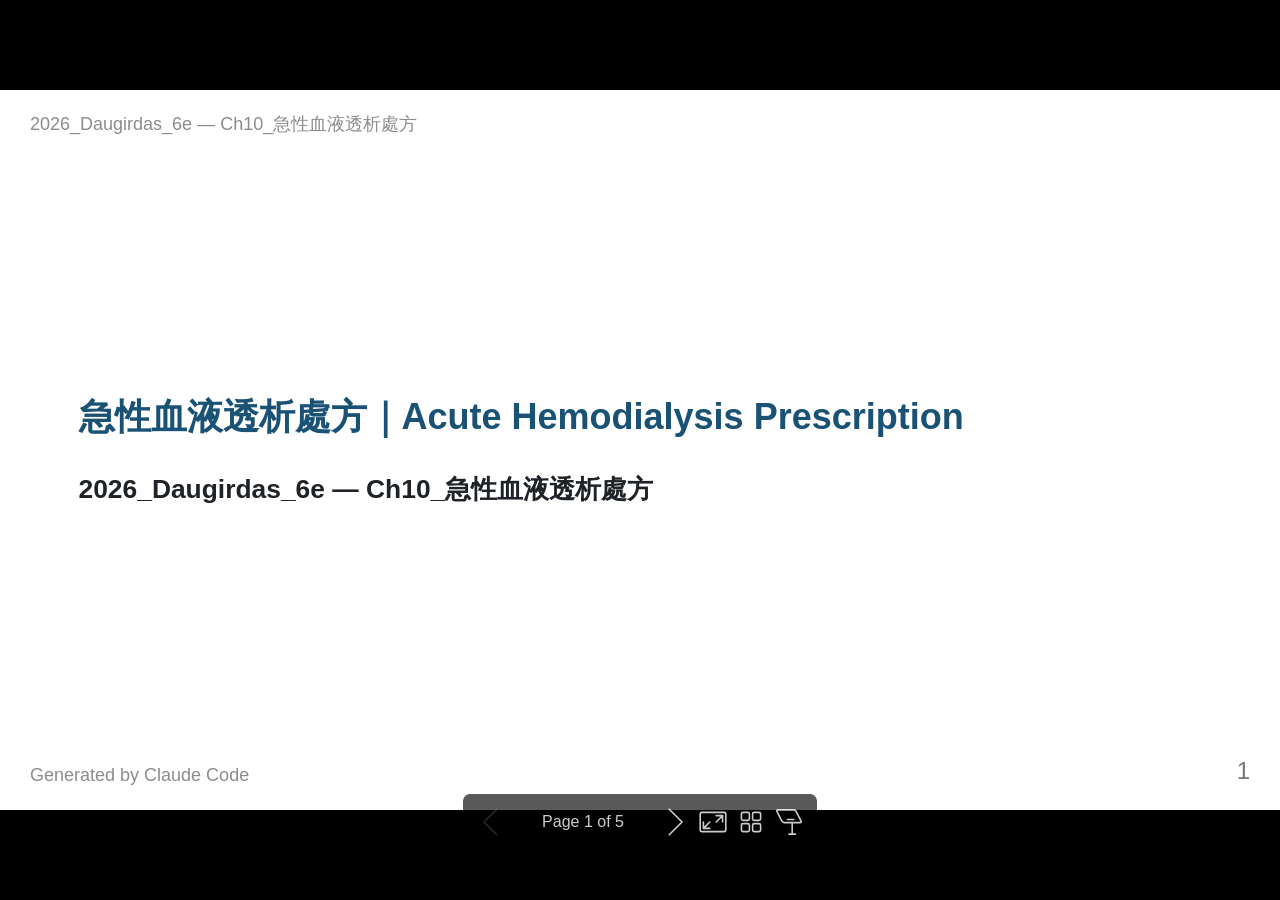
<file: docs/slides/2026_Daugirdas_6e/Ch10_急性血液透析處方.html>
<!DOCTYPE html><html lang="zh-TW"><head><title>急性血液透析處方｜Acute Hemodialysis Prescription</title><meta property="og:title" content="急性血液透析處方｜Acute Hemodialysis Prescription"><meta charset="UTF-8"><meta name="viewport" content="width=device-width,height=device-height,initial-scale=1.0"><meta name="apple-mobile-web-app-capable" content="yes"><meta http-equiv="X-UA-Compatible" content="ie=edge"><meta property="og:type" content="website"><meta name="twitter:card" content="summary"><style>@media screen{body[data-bespoke-view=""] .bespoke-marp-parent>.bespoke-marp-osc>button,body[data-bespoke-view=next] .bespoke-marp-parent>.bespoke-marp-osc>button,body[data-bespoke-view=overview] button.bespoke-marp-overview-close,body[data-bespoke-view=presenter] .bespoke-marp-presenter-container .bespoke-marp-presenter-info-container .bespoke-marp-presenter-info-page-area .bespoke-marp-presenter-info-page,body[data-bespoke-view=presenter] .bespoke-marp-presenter-container .bespoke-marp-presenter-info-container button,body[data-bespoke-view=presenter] .bespoke-marp-presenter-container .bespoke-marp-presenter-note-container button{appearance:none;background-color:initial;border:0;color:inherit;cursor:pointer;font-size:inherit;opacity:.8;outline:none;padding:0;transition:opacity .2s linear;-webkit-tap-highlight-color:transparent}body[data-bespoke-view=""] .bespoke-marp-parent>.bespoke-marp-osc>button:disabled,body[data-bespoke-view=next] .bespoke-marp-parent>.bespoke-marp-osc>button:disabled,body[data-bespoke-view=overview] button.bespoke-marp-overview-close:disabled,body[data-bespoke-view=presenter] .bespoke-marp-presenter-container .bespoke-marp-presenter-info-container .bespoke-marp-presenter-info-page-area .bespoke-marp-presenter-info-page:disabled,body[data-bespoke-view=presenter] .bespoke-marp-presenter-container .bespoke-marp-presenter-info-container button:disabled,body[data-bespoke-view=presenter] .bespoke-marp-presenter-container .bespoke-marp-presenter-note-container button:disabled{cursor:not-allowed;opacity:.15!important}body[data-bespoke-view=""] .bespoke-marp-parent>.bespoke-marp-osc>button:hover,body[data-bespoke-view=next] .bespoke-marp-parent>.bespoke-marp-osc>button:hover,body[data-bespoke-view=overview] button.bespoke-marp-overview-close:hover,body[data-bespoke-view=presenter] .bespoke-marp-presenter-container .bespoke-marp-presenter-info-container .bespoke-marp-presenter-info-page-area .bespoke-marp-presenter-info-page:hover,body[data-bespoke-view=presenter] .bespoke-marp-presenter-container .bespoke-marp-presenter-info-container button:hover,body[data-bespoke-view=presenter] .bespoke-marp-presenter-container .bespoke-marp-presenter-note-container button:hover{opacity:1}body[data-bespoke-view=""] .bespoke-marp-parent>.bespoke-marp-osc>button:hover:active,body[data-bespoke-view=next] .bespoke-marp-parent>.bespoke-marp-osc>button:hover:active,body[data-bespoke-view=overview] button.bespoke-marp-overview-close:hover:active,body[data-bespoke-view=presenter] .bespoke-marp-presenter-container .bespoke-marp-presenter-info-container .bespoke-marp-presenter-info-page-area .bespoke-marp-presenter-info-page:hover:active,body[data-bespoke-view=presenter] .bespoke-marp-presenter-container .bespoke-marp-presenter-info-container button:hover:active,body[data-bespoke-view=presenter] .bespoke-marp-presenter-container .bespoke-marp-presenter-note-container button:hover:active{opacity:.6}body[data-bespoke-view=""] .bespoke-marp-parent>.bespoke-marp-osc>button:hover:not(:disabled),body[data-bespoke-view=next] .bespoke-marp-parent>.bespoke-marp-osc>button:hover:not(:disabled),body[data-bespoke-view=overview] button.bespoke-marp-overview-close:hover:not(:disabled),body[data-bespoke-view=presenter] .bespoke-marp-presenter-container .bespoke-marp-presenter-info-container .bespoke-marp-presenter-info-page-area .bespoke-marp-presenter-info-page:hover:not(:disabled),body[data-bespoke-view=presenter] .bespoke-marp-presenter-container .bespoke-marp-presenter-info-container button:hover:not(:disabled),body[data-bespoke-view=presenter] .bespoke-marp-presenter-container .bespoke-marp-presenter-note-container button:hover:not(:disabled){transition:none}body[data-bespoke-view=""] .bespoke-marp-parent>.bespoke-marp-osc>button[data-bespoke-marp-osc=prev],body[data-bespoke-view=next] .bespoke-marp-parent>.bespoke-marp-osc>button[data-bespoke-marp-osc=prev],body[data-bespoke-view=presenter] .bespoke-marp-presenter-container .bespoke-marp-presenter-info-container button.bespoke-marp-presenter-info-page-prev{background:#0000 url("[data-uri]") no-repeat 50%;background-size:contain;overflow:hidden;text-indent:100%;white-space:nowrap}body[data-bespoke-view=""] .bespoke-marp-parent>.bespoke-marp-osc>button[data-bespoke-marp-osc=next],body[data-bespoke-view=next] .bespoke-marp-parent>.bespoke-marp-osc>button[data-bespoke-marp-osc=next],body[data-bespoke-view=presenter] .bespoke-marp-presenter-container .bespoke-marp-presenter-info-container button.bespoke-marp-presenter-info-page-next{background:#0000 url("[data-uri]") no-repeat 50%;background-size:contain;overflow:hidden;text-indent:100%;white-space:nowrap}body[data-bespoke-view=""] .bespoke-marp-parent>.bespoke-marp-osc>button[data-bespoke-marp-osc=fullscreen],body[data-bespoke-view=next] .bespoke-marp-parent>.bespoke-marp-osc>button[data-bespoke-marp-osc=fullscreen]{background:#0000 url("[data-uri]") no-repeat 50%;background-size:contain;overflow:hidden;text-indent:100%;white-space:nowrap}body[data-bespoke-view=""] .bespoke-marp-parent>.bespoke-marp-osc>button.exit[data-bespoke-marp-osc=fullscreen],body[data-bespoke-view=next] .bespoke-marp-parent>.bespoke-marp-osc>button.exit[data-bespoke-marp-osc=fullscreen]{background-image:url("[data-uri]")}body[data-bespoke-view=""] .bespoke-marp-parent>.bespoke-marp-osc>button[data-bespoke-marp-osc=presenter],body[data-bespoke-view=next] .bespoke-marp-parent>.bespoke-marp-osc>button[data-bespoke-marp-osc=presenter]{background:#0000 url("[data-uri]") no-repeat 50%;background-size:contain;overflow:hidden;text-indent:100%;white-space:nowrap}body[data-bespoke-view=overview] button.bespoke-marp-overview-close,body[data-bespoke-view=presenter] .bespoke-marp-presenter-container .bespoke-marp-presenter-note-container button.bespoke-marp-presenter-note-bigger{background:#0000 url("[data-uri]") no-repeat 50%;background-size:contain;overflow:hidden;text-indent:100%;white-space:nowrap}body[data-bespoke-view=presenter] .bespoke-marp-presenter-container .bespoke-marp-presenter-note-container button.bespoke-marp-presenter-note-smaller{background:#0000 url("[data-uri]") no-repeat 50%;background-size:contain;overflow:hidden;text-indent:100%;white-space:nowrap}body[data-bespoke-view=""] .bespoke-marp-parent>.bespoke-marp-osc>button[data-bespoke-marp-osc=overview],body[data-bespoke-view=next] .bespoke-marp-parent>.bespoke-marp-osc>button[data-bespoke-marp-osc=overview]{background:#0000 url("[data-uri]") no-repeat 50%;background-size:contain;overflow:hidden;text-indent:100%;white-space:nowrap}}@keyframes __bespoke_marp_transition_reduced_outgoing__{0%{opacity:1}to{opacity:0}}@keyframes __bespoke_marp_transition_reduced_incoming__{0%{mix-blend-mode:plus-lighter;opacity:0}to{mix-blend-mode:plus-lighter;opacity:1}}.bespoke-marp-note,.bespoke-marp-osc,.bespoke-progress-parent{display:none;transition:none}@media screen{::view-transition-group(*){animation-duration:var(--marp-bespoke-transition-animation-duration,.5s);animation-timing-function:ease}::view-transition-new(*),::view-transition-old(*){animation-delay:0s;animation-direction:var(--marp-bespoke-transition-animation-direction,normal);animation-duration:var(--marp-bespoke-transition-animation-duration,.5s);animation-fill-mode:both;animation-name:var(--marp-bespoke-transition-animation-name,var(--marp-bespoke-transition-animation-name-fallback,__bespoke_marp_transition_no_animation__));mix-blend-mode:normal}::view-transition-old(*){--marp-bespoke-transition-animation-name-fallback:__bespoke_marp_transition_reduced_outgoing__;animation-timing-function:ease}::view-transition-new(*){--marp-bespoke-transition-animation-name-fallback:__bespoke_marp_transition_reduced_incoming__;animation-timing-function:ease}::view-transition-new(root),::view-transition-old(root){animation-timing-function:linear}::view-transition-new(__bespoke_marp_transition_osc__),::view-transition-old(__bespoke_marp_transition_osc__){animation-duration:0s!important;animation-name:__bespoke_marp_transition_osc__!important}::view-transition-new(__bespoke_marp_transition_osc__){opacity:0!important}.bespoke-marp-transition-warming-up::view-transition-group(*),.bespoke-marp-transition-warming-up::view-transition-new(*),.bespoke-marp-transition-warming-up::view-transition-old(*){animation-play-state:paused!important}body,html{height:100%;margin:0}body{background:#000;overflow:hidden}svg.bespoke-marp-slide{content-visibility:hidden;interactivity:inert;opacity:0;pointer-events:none;z-index:-1}svg.bespoke-marp-slide:not(.bespoke-marp-active) *{view-transition-name:none!important}svg.bespoke-marp-slide.bespoke-marp-active{content-visibility:visible;interactivity:auto;opacity:1;pointer-events:auto;z-index:0}svg.bespoke-marp-slide.bespoke-marp-active.bespoke-marp-active-ready *{animation-name:__bespoke_marp__!important}@supports not (content-visibility:hidden){svg.bespoke-marp-slide[data-bespoke-marp-load=hideable]{display:none}svg.bespoke-marp-slide[data-bespoke-marp-load=hideable].bespoke-marp-active{display:block}}}@media screen and (prefers-reduced-motion:reduce){svg.bespoke-marp-slide *{view-transition-name:none!important}}@media screen{[data-bespoke-marp-fragment=inactive]{visibility:hidden}body[data-bespoke-view=""] .bespoke-marp-parent,body[data-bespoke-view=next] .bespoke-marp-parent{inset:0;position:absolute}body[data-bespoke-view=""] .bespoke-marp-parent>.bespoke-marp-osc,body[data-bespoke-view=next] .bespoke-marp-parent>.bespoke-marp-osc{background:#000000a6;border-radius:7px;bottom:50px;color:#fff;contain:paint;display:block;font-family:Helvetica,Arial,sans-serif;font-size:16px;left:50%;line-height:0;opacity:1;padding:12px;position:absolute;touch-action:manipulation;transform:translateX(-50%);transition:opacity .2s linear;-webkit-user-select:none;user-select:none;view-transition-name:__bespoke_marp_transition_osc__;white-space:nowrap;will-change:transform;z-index:1}body[data-bespoke-view=""] .bespoke-marp-parent>.bespoke-marp-osc>:where(*),body[data-bespoke-view=next] .bespoke-marp-parent>.bespoke-marp-osc>:where(*){margin-left:6px}body[data-bespoke-view=""] .bespoke-marp-parent>.bespoke-marp-osc>:where(*):where(:first-child),body[data-bespoke-view=next] .bespoke-marp-parent>.bespoke-marp-osc>:where(*):where(:first-child){margin-left:0}body[data-bespoke-view=""] .bespoke-marp-parent>.bespoke-marp-osc>span,body[data-bespoke-view=next] .bespoke-marp-parent>.bespoke-marp-osc>span{opacity:.8}body[data-bespoke-view=""] .bespoke-marp-parent>.bespoke-marp-osc>span[data-bespoke-marp-osc=page],body[data-bespoke-view=next] .bespoke-marp-parent>.bespoke-marp-osc>span[data-bespoke-marp-osc=page]{display:inline-block;min-width:140px;text-align:center}body[data-bespoke-view=""] .bespoke-marp-parent>.bespoke-marp-osc>button[data-bespoke-marp-osc=fullscreen],body[data-bespoke-view=""] .bespoke-marp-parent>.bespoke-marp-osc>button[data-bespoke-marp-osc=next],body[data-bespoke-view=""] .bespoke-marp-parent>.bespoke-marp-osc>button[data-bespoke-marp-osc=overview],body[data-bespoke-view=""] .bespoke-marp-parent>.bespoke-marp-osc>button[data-bespoke-marp-osc=presenter],body[data-bespoke-view=""] .bespoke-marp-parent>.bespoke-marp-osc>button[data-bespoke-marp-osc=prev],body[data-bespoke-view=next] .bespoke-marp-parent>.bespoke-marp-osc>button[data-bespoke-marp-osc=fullscreen],body[data-bespoke-view=next] .bespoke-marp-parent>.bespoke-marp-osc>button[data-bespoke-marp-osc=next],body[data-bespoke-view=next] .bespoke-marp-parent>.bespoke-marp-osc>button[data-bespoke-marp-osc=overview],body[data-bespoke-view=next] .bespoke-marp-parent>.bespoke-marp-osc>button[data-bespoke-marp-osc=presenter],body[data-bespoke-view=next] .bespoke-marp-parent>.bespoke-marp-osc>button[data-bespoke-marp-osc=prev]{height:32px;line-height:32px;width:32px}body[data-bespoke-view=""] .bespoke-marp-parent.bespoke-marp-inactive,body[data-bespoke-view=next] .bespoke-marp-parent.bespoke-marp-inactive{cursor:none}body[data-bespoke-view=""] .bespoke-marp-parent.bespoke-marp-inactive>.bespoke-marp-osc,body[data-bespoke-view=next] .bespoke-marp-parent.bespoke-marp-inactive>.bespoke-marp-osc{opacity:0;pointer-events:none}body[data-bespoke-view=""] svg.bespoke-marp-slide,body[data-bespoke-view=next] svg.bespoke-marp-slide{height:100%;left:0;position:absolute;top:0;width:100%}body[data-bespoke-view=""] .bespoke-progress-parent{background:#222;display:flex;height:5px;width:100%}body[data-bespoke-view=""] .bespoke-progress-parent+:where(.bespoke-marp-parent){top:5px}body[data-bespoke-view=""] .bespoke-progress-parent .bespoke-progress-bar{background:#0288d1;flex:0 0 0;transition:flex-basis .2s cubic-bezier(0,1,1,1)}body[data-bespoke-view=next]{background:#0000}body[data-bespoke-view=presenter]{background:#161616}body[data-bespoke-view=presenter] .bespoke-marp-presenter-container{display:grid;font-family:Helvetica,Arial,sans-serif;grid-template:"current dragbar next" minmax(140px,1fr) "current dragbar note" 2fr "info    dragbar note" 3em;grid-template-columns:minmax(3px,var(--bespoke-marp-presenter-split-ratio,66%)) 0 minmax(3px,1fr);height:100%;left:0;position:absolute;top:0;width:100%}body[data-bespoke-view=presenter] .bespoke-marp-presenter-container :where(.bespoke-marp-parent){grid-area:current;overflow:hidden;position:relative}body[data-bespoke-view=presenter] .bespoke-marp-presenter-container :where(.bespoke-marp-parent) :where(svg.bespoke-marp-slide){height:calc(100% - 40px);left:20px;pointer-events:none;position:absolute;top:20px;-webkit-user-select:none;user-select:none;width:calc(100% - 40px)}body[data-bespoke-view=presenter] .bespoke-marp-presenter-container :where(.bespoke-marp-parent) :where(svg.bespoke-marp-slide).bespoke-marp-active{filter:drop-shadow(0 3px 10px rgba(0,0,0,.5))}body[data-bespoke-view=presenter] .bespoke-marp-presenter-container .bespoke-marp-presenter-dragbar-container{background:#0288d1;cursor:col-resize;grid-area:dragbar;margin-left:-3px;opacity:0;position:relative;transition:opacity .4s linear .1s;width:6px;z-index:10}body[data-bespoke-view=presenter] .bespoke-marp-presenter-container .bespoke-marp-presenter-dragbar-container:hover{opacity:1}body[data-bespoke-view=presenter] .bespoke-marp-presenter-container .bespoke-marp-presenter-dragbar-container.active{opacity:1;transition-delay:0s}body[data-bespoke-view=presenter] .bespoke-marp-presenter-container .bespoke-marp-presenter-next-container{background:#222;cursor:pointer;display:none;grid-area:next;overflow:hidden;position:relative}body[data-bespoke-view=presenter] .bespoke-marp-presenter-container .bespoke-marp-presenter-next-container.active{display:block}body[data-bespoke-view=presenter] .bespoke-marp-presenter-container .bespoke-marp-presenter-next-container iframe.bespoke-marp-presenter-next{background:#0000;border:0;display:block;filter:drop-shadow(0 3px 10px rgba(0,0,0,.5));height:calc(100% - 40px);left:20px;pointer-events:none;position:absolute;interactivity:inert;top:20px;-webkit-user-select:none;user-select:none;width:calc(100% - 40px)}body[data-bespoke-view=presenter] .bespoke-marp-presenter-container .bespoke-marp-presenter-note-container{background:#222;color:#eee;grid-area:note;position:relative;z-index:1}body[data-bespoke-view=presenter] .bespoke-marp-presenter-container .bespoke-marp-presenter-note-container button{height:1.5em;line-height:1.5em;width:1.5em}body[data-bespoke-view=presenter] .bespoke-marp-presenter-container .bespoke-marp-presenter-note-container .bespoke-marp-presenter-note-wrapper{display:block;inset:0;position:absolute}body[data-bespoke-view=presenter] .bespoke-marp-presenter-container .bespoke-marp-presenter-note-container .bespoke-marp-presenter-note-buttons{background:#000000a6;border-radius:4px;bottom:0;display:flex;gap:4px;margin:12px;opacity:0;padding:6px;pointer-events:none;position:absolute;right:0;transition:opacity .2s linear}body[data-bespoke-view=presenter] .bespoke-marp-presenter-container .bespoke-marp-presenter-note-container .bespoke-marp-presenter-note-buttons:focus-within,body[data-bespoke-view=presenter] .bespoke-marp-presenter-container .bespoke-marp-presenter-note-container .bespoke-marp-presenter-note-wrapper:focus-within+.bespoke-marp-presenter-note-buttons,body[data-bespoke-view=presenter] .bespoke-marp-presenter-container .bespoke-marp-presenter-note-container:hover .bespoke-marp-presenter-note-buttons{opacity:1;pointer-events:auto}body[data-bespoke-view=presenter] .bespoke-marp-presenter-container .bespoke-marp-presenter-note-container .bespoke-marp-note{box-sizing:border-box;font-size:calc(1.1em*var(--bespoke-marp-note-font-scale, 1));height:calc(100% - 40px);margin:20px;overflow:auto;padding-right:3px;white-space:pre-wrap;width:calc(100% - 40px);word-wrap:break-word;scrollbar-color:#eeeeee80 #0000;scrollbar-width:thin}body[data-bespoke-view=presenter] .bespoke-marp-presenter-container .bespoke-marp-presenter-note-container .bespoke-marp-note::-webkit-scrollbar{width:6px}body[data-bespoke-view=presenter] .bespoke-marp-presenter-container .bespoke-marp-presenter-note-container .bespoke-marp-note::-webkit-scrollbar-track{background:#0000}body[data-bespoke-view=presenter] .bespoke-marp-presenter-container .bespoke-marp-presenter-note-container .bespoke-marp-note::-webkit-scrollbar-thumb{background:#eeeeee80;border-radius:6px}body[data-bespoke-view=presenter] .bespoke-marp-presenter-container .bespoke-marp-presenter-note-container .bespoke-marp-note:empty{pointer-events:none}body[data-bespoke-view=presenter] .bespoke-marp-presenter-container .bespoke-marp-presenter-note-container .bespoke-marp-note.active{display:block}body[data-bespoke-view=presenter] .bespoke-marp-presenter-container .bespoke-marp-presenter-note-container .bespoke-marp-note p:first-child{margin-top:0}body[data-bespoke-view=presenter] .bespoke-marp-presenter-container .bespoke-marp-presenter-note-container .bespoke-marp-note p:last-child{margin-bottom:0}body[data-bespoke-view=presenter] .bespoke-marp-presenter-container .bespoke-marp-presenter-info-container{align-items:center;box-sizing:border-box;color:#eee;display:flex;flex-wrap:nowrap;grid-area:info;justify-content:center;overflow:hidden;padding:0 10px}body[data-bespoke-view=presenter] .bespoke-marp-presenter-container .bespoke-marp-presenter-info-container .bespoke-marp-presenter-info-page-area,body[data-bespoke-view=presenter] .bespoke-marp-presenter-container .bespoke-marp-presenter-info-container .bespoke-marp-presenter-info-time,body[data-bespoke-view=presenter] .bespoke-marp-presenter-container .bespoke-marp-presenter-info-container .bespoke-marp-presenter-info-timer{box-sizing:border-box;display:block;padding:0 10px;white-space:nowrap;width:100%}body[data-bespoke-view=presenter] .bespoke-marp-presenter-container .bespoke-marp-presenter-info-container button{height:1.5em;line-height:1.5em;width:1.5em}body[data-bespoke-view=presenter] .bespoke-marp-presenter-container .bespoke-marp-presenter-info-container .bespoke-marp-presenter-info-page-area{order:2;text-align:center}body[data-bespoke-view=presenter] .bespoke-marp-presenter-container .bespoke-marp-presenter-info-container .bespoke-marp-presenter-info-page-area .bespoke-marp-presenter-info-page{display:inline-block;min-width:120px;text-align:center}body[data-bespoke-view=presenter] .bespoke-marp-presenter-container .bespoke-marp-presenter-info-container .bespoke-marp-presenter-info-time{color:#999;order:1;text-align:left}body[data-bespoke-view=presenter] .bespoke-marp-presenter-container .bespoke-marp-presenter-info-container .bespoke-marp-presenter-info-timer{color:#999;order:3;text-align:right}body[data-bespoke-view=presenter] .bespoke-marp-presenter-container .bespoke-marp-presenter-info-container .bespoke-marp-presenter-info-timer:hover{cursor:pointer}body[data-bespoke-view=overview]{background:#161616;overflow:auto}body[data-bespoke-view=overview] [data-bespoke-marp-fragment=inactive]{visibility:visible}body[data-bespoke-view=overview] .bespoke-marp-overview-header{backdrop-filter:blur(4px);background:#222222d9;box-shadow:0 3px 10px #00000080;box-sizing:border-box;display:flex;height:48px;inset:0 0 auto;justify-content:flex-end;padding:10px;position:fixed;z-index:1}body[data-bespoke-view=overview] button.bespoke-marp-overview-close{height:28px;line-height:28px;transform:rotate(45deg);width:28px}body[data-bespoke-view=overview] .bespoke-marp-parent{display:grid;gap:40px;grid-template-columns:repeat(auto-fit,minmax(0,240px));justify-content:space-around;padding:30px}body[data-bespoke-view=overview] .bespoke-marp-parent svg.bespoke-marp-slide{--bov-selected:#0000;--bov-focus:#161616;--bov-focus-outline:#0000;background-image:conic-gradient(#161616 0 0),conic-gradient(var(--bov-focus) 0 0),conic-gradient(var(--bov-focus-outline) 0 0),conic-gradient(var(--bov-selected) 0 0);background-position:5px 5px,3px 3px,2px 2px,0 0;background-repeat:no-repeat;background-size:calc(100% - 10px) calc(100% - 10px),calc(100% - 6px) calc(100% - 6px),calc(100% - 4px) calc(100% - 4px),100% 100%;content-visibility:visible;cursor:pointer;filter:drop-shadow(0 3px 10px rgba(0,0,0,.5));margin:-6px;padding:6px;interactivity:auto;opacity:1;outline:0;pointer-events:auto;scroll-margin-block:30px;width:100%;z-index:0}body[data-bespoke-view=overview] .bespoke-marp-parent svg.bespoke-marp-slide *,body[data-bespoke-view=overview] .bespoke-marp-parent svg.bespoke-marp-slide.bespoke-marp-active *{pointer-events:none;interactivity:inert}body[data-bespoke-view=overview] .bespoke-marp-parent svg.bespoke-marp-slide:active,body[data-bespoke-view=overview] .bespoke-marp-parent svg.bespoke-marp-slide:focus-visible,body[data-bespoke-view=overview] .bespoke-marp-parent svg.bespoke-marp-slide:hover{--bov-focus-outline:#161616}body[data-bespoke-view=overview] .bespoke-marp-parent svg.bespoke-marp-slide:focus-visible,body[data-bespoke-view=overview] .bespoke-marp-parent svg.bespoke-marp-slide:hover{--bov-focus:#999}body[data-bespoke-view=overview] .bespoke-marp-parent svg.bespoke-marp-slide:active{--bov-focus:#eee}body[data-bespoke-view=overview] .bespoke-marp-parent svg.bespoke-marp-slide.bespoke-marp-active{--bov-selected:#0288d1}body[data-bespoke-view=overview]:has(.bespoke-marp-overview-header) .bespoke-marp-parent{padding-top:78px}body[data-bespoke-view=overview]:has(.bespoke-marp-overview-header) .bespoke-marp-parent svg.bespoke-marp-slide{scroll-margin-top:78px}.bespoke-marp-overview{background:#000000a6;inset:0;opacity:0;pointer-events:none;position:fixed;transition:opacity .1s ease;z-index:10}.bespoke-marp-overview iframe{background:#222;border:0;display:block;height:100%;left:0;position:absolute;top:0;width:100%}.bespoke-marp-overview[data-open="1"]{opacity:1;pointer-events:auto}}@media print{.bespoke-marp-overview,.bespoke-marp-presenter-info-container,.bespoke-marp-presenter-next-container,.bespoke-marp-presenter-note-container{display:none}}</style><style>div#\:\$p > svg > foreignObject > section{width:1280px;height:720px;box-sizing:border-box;overflow:hidden;position:relative;scroll-snap-align:center center;-webkit-text-size-adjust:100%;text-size-adjust:100%}div#\:\$p > svg > foreignObject > section::after{bottom:0;content:attr(data-marpit-pagination);padding:inherit;pointer-events:none;position:absolute;right:0}div#\:\$p > svg > foreignObject > section:not([data-marpit-pagination])::after{display:none}div#\:\$p > svg > foreignObject > section :is(h1, marp-h1){font-size:2em;margin-block:0.67em}div#\:\$p > svg > foreignObject > section video::-webkit-media-controls{will-change:transform}@page {size:1280px 720px;margin:0}@media print{html, body{background-color:#fff;margin:0;page-break-inside:avoid;break-inside:avoid-page}div#\:\$p > svg > foreignObject > section{page-break-before:always;break-before:page}div#\:\$p > svg > foreignObject > section, div#\:\$p > svg > foreignObject > section *{-webkit-print-color-adjust:exact!important;animation-delay:0s!important;animation-duration:0s!important;color-adjust:exact!important;print-color-adjust:exact!important;transition:none!important}div#\:\$p > svg[data-marpit-svg]{display:block;height:100vh;width:100vw}}div#\:\$p > svg > foreignObject > :where(section){container-type:size}div#\:\$p > svg > foreignObject > section img[data-marp-twemoji]{background:transparent;height:1em;margin:0 .05em 0 .1em;vertical-align:-.1em;width:1em}div#\:\$p > svg > foreignObject > section{--fgColor-danger:light-dark(#d1242f, #f85149);--bgColor-attention-muted:light-dark(#fff8c5, #bb800926);--bgColor-muted:light-dark(#f6f8fa, #151b23);--bgColor-neutral-muted:light-dark(#818b981f, #656c7633);--borderColor-accent-emphasis:light-dark(#0969da, #1f6feb);--borderColor-attention-emphasis:light-dark(#9a6700, #9e6a03);--borderColor-danger-emphasis:light-dark(#cf222e, #da3633);--borderColor-default:light-dark(#d1d9e0, #3d444d);--borderColor-done-emphasis:light-dark(#8250df, #8957e5);--borderColor-success-emphasis:light-dark(#1a7f37, #238636);--color-prettylights-syntax-brackethighlighter-angle:light-dark(#59636e, #9198a1);--color-prettylights-syntax-brackethighlighter-unmatched:light-dark(#82071e, #f85149);--color-prettylights-syntax-carriage-return-bg:light-dark(#cf222e, #b62324);--color-prettylights-syntax-carriage-return-text:light-dark(#f6f8fa, #f0f6fc);--color-prettylights-syntax-comment:light-dark(#59636e, #9198a1);--color-prettylights-syntax-constant:light-dark(#0550ae, #79c0ff);--color-prettylights-syntax-constant-other-reference-link:light-dark(#0a3069, #a5d6ff);--color-prettylights-syntax-entity:light-dark(#6639ba, #d2a8ff);--color-prettylights-syntax-entity-tag:light-dark(#0550ae, #7ee787);--color-prettylights-syntax-invalid-illegal-text:light-dark(var(--fgColor-danger), var(--fgColor-danger));--color-prettylights-syntax-keyword:light-dark(#cf222e, #ff7b72);--color-prettylights-syntax-markup-changed-bg:light-dark(#ffd8b5, #5a1e02);--color-prettylights-syntax-markup-changed-text:light-dark(#953800, #ffdfb6);--color-prettylights-syntax-markup-deleted-bg:light-dark(#ffebe9, #67060c);--color-prettylights-syntax-markup-deleted-text:light-dark(#82071e, #ffdcd7);--color-prettylights-syntax-markup-heading:light-dark(#0550ae, #1f6feb);--color-prettylights-syntax-markup-ignored-bg:light-dark(#0550ae, #1158c7);--color-prettylights-syntax-markup-ignored-text:light-dark(#d1d9e0, #f0f6fc);--color-prettylights-syntax-markup-inserted-bg:light-dark(#dafbe1, #033a16);--color-prettylights-syntax-markup-inserted-text:light-dark(#116329, #aff5b4);--color-prettylights-syntax-markup-list:light-dark(#3b2300, #f2cc60);--color-prettylights-syntax-meta-diff-range:light-dark(#8250df, #d2a8ff);--color-prettylights-syntax-string:light-dark(#0a3069, #a5d6ff);--color-prettylights-syntax-string-regexp:light-dark(#116329, #7ee787);--color-prettylights-syntax-sublimelinter-gutter-mark:light-dark(#818b98, #3d444d);--color-prettylights-syntax-variable:light-dark(#953800, #ffa657);--fgColor-accent:light-dark(#0969da, #4493f8);--fgColor-attention:light-dark(#9a6700, #d29922);--fgColor-done:light-dark(#8250df, #ab7df8);--fgColor-muted:light-dark(#59636e, #9198a1);--fgColor-success:light-dark(#1a7f37, #3fb950);--bgColor-default:light-dark(#fff, #0d1117);--borderColor-muted:light-dark(#d1d9e0b3, #3d444db3);--color-prettylights-syntax-invalid-illegal-bg:light-dark(var(--bgColor-danger-muted), var(--bgColor-danger-muted));--color-prettylights-syntax-markup-bold:light-dark(#1f2328, #f0f6fc);--color-prettylights-syntax-markup-italic:light-dark(#1f2328, #f0f6fc);--color-prettylights-syntax-storage-modifier-import:light-dark(#1f2328, #f0f6fc);--fgColor-default:light-dark(#1f2328, #f0f6fc);--focus-outlineColor:light-dark(var(--borderColor-accent-emphasis), var(--borderColor-accent-emphasis));--borderColor-neutral-muted:light-dark(var(--borderColor-muted), var(--borderColor-muted));--base-size-16:calc(var(--marpit-root-font-size, 1rem) * 1);--base-size-24:calc(var(--marpit-root-font-size, 1rem) * 1.5);--base-size-4:calc(var(--marpit-root-font-size, 1rem) * 0.25);--base-size-40:calc(var(--marpit-root-font-size, 1rem) * 2.5);--base-size-8:calc(var(--marpit-root-font-size, 1rem) * 0.5);--base-text-weight-medium:500;--base-text-weight-normal:400;--base-text-weight-semibold:600;--fontStack-monospace:ui-monospace, SFMono-Regular, SF Mono, Menlo, Consolas, Liberation Mono, monospace;--fontStack-sansSerif:-apple-system, BlinkMacSystemFont, "Segoe UI", "Noto Sans", Helvetica, Arial, sans-serif, "Apple Color Emoji", "Segoe UI Emoji";}/*!
 * Marp default theme.
 *
 * @theme default
 * @author Yuki Hattori
 *
 * @auto-scaling true
 * @size 16:9 1280px 720px
 * @size 4:3 960px 720px
 */div#\:\$p > svg > foreignObject > section [data-theme=light],div#\:\$p > svg > foreignObject > section{color-scheme:light}div#\:\$p > svg > foreignObject > section [data-theme=dark],div#\:\$p > svg > foreignObject > section:where(.invert){color-scheme:dark}div#\:\$p > svg > foreignObject > section{-ms-text-size-adjust:100%;-webkit-text-size-adjust:100%;background-color:var(--bgColor-default);color:var(--fgColor-default);font-family:var(--fontStack-sansSerif, -apple-system, BlinkMacSystemFont, "Segoe UI", "Noto Sans", Helvetica, Arial, sans-serif, "Apple Color Emoji", "Segoe UI Emoji");font-size:16px;font-weight:var(--base-text-weight-normal, 400);line-height:1.5;margin:0;word-wrap:break-word}div#\:\$p > svg > foreignObject > section{--marpit-root-font-size:16px}div#\:\$p > svg > foreignObject > section a{text-decoration:underline;text-underline-offset:calc(var(--marpit-root-font-size, 1rem) * .2)}div#\:\$p > svg > foreignObject > section :is(h1, marp-h1):hover .anchor .octicon-link:before,div#\:\$p > svg > foreignObject > section :is(h2, marp-h2):hover .anchor .octicon-link:before,div#\:\$p > svg > foreignObject > section :is(h3, marp-h3):hover .anchor .octicon-link:before,div#\:\$p > svg > foreignObject > section :is(h4, marp-h4):hover .anchor .octicon-link:before,div#\:\$p > svg > foreignObject > section :is(h5, marp-h5):hover .anchor .octicon-link:before,div#\:\$p > svg > foreignObject > section :is(h6, marp-h6):hover .anchor .octicon-link:before{background-color:currentColor;content:" ";display:inline-block;height:16px;-webkit-mask-image:url('data:image/svg+xml;charset=utf-8,<svg xmlns="http://www.w3.org/2000/svg" aria-hidden="true" viewBox="0 0 16 16"><path fill-rule="evenodd" d="M7.775 3.275a.75.75 0 0 0 1.06 1.06l1.25-1.25a2 2 0 1 1 2.83 2.83l-2.5 2.5a2 2 0 0 1-2.83 0 .75.75 0 0 0-1.06 1.06 3.5 3.5 0 0 0 4.95 0l2.5-2.5a3.5 3.5 0 0 0-4.95-4.95zm-4.69 9.64a2 2 0 0 1 0-2.83l2.5-2.5a2 2 0 0 1 2.83 0 .75.75 0 0 0 1.06-1.06 3.5 3.5 0 0 0-4.95 0l-2.5 2.5a3.5 3.5 0 0 0 4.95 4.95l1.25-1.25a.75.75 0 0 0-1.06-1.06l-1.25 1.25a2 2 0 0 1-2.83 0"/></svg>');mask-image:url('data:image/svg+xml;charset=utf-8,<svg xmlns="http://www.w3.org/2000/svg" aria-hidden="true" viewBox="0 0 16 16"><path fill-rule="evenodd" d="M7.775 3.275a.75.75 0 0 0 1.06 1.06l1.25-1.25a2 2 0 1 1 2.83 2.83l-2.5 2.5a2 2 0 0 1-2.83 0 .75.75 0 0 0-1.06 1.06 3.5 3.5 0 0 0 4.95 0l2.5-2.5a3.5 3.5 0 0 0-4.95-4.95zm-4.69 9.64a2 2 0 0 1 0-2.83l2.5-2.5a2 2 0 0 1 2.83 0 .75.75 0 0 0 1.06-1.06 3.5 3.5 0 0 0-4.95 0l-2.5 2.5a3.5 3.5 0 0 0 4.95 4.95l1.25-1.25a.75.75 0 0 0-1.06-1.06l-1.25 1.25a2 2 0 0 1-2.83 0"/></svg>');width:16px}div#\:\$p > svg > foreignObject > section details,div#\:\$p > svg > foreignObject > section figcaption,div#\:\$p > svg > foreignObject > section figure{display:block}div#\:\$p > svg > foreignObject > section summary{display:list-item}div#\:\$p > svg > foreignObject > section [hidden]{display:none!important}div#\:\$p > svg > foreignObject > section a{background-color:transparent;color:var(--fgColor-accent);text-decoration:none}div#\:\$p > svg > foreignObject > section abbr[title]{border-bottom:none;-webkit-text-decoration:underline dotted;text-decoration:underline dotted}div#\:\$p > svg > foreignObject > section b,div#\:\$p > svg > foreignObject > section strong{font-weight:var(--base-text-weight-semibold, 600)}div#\:\$p > svg > foreignObject > section dfn{font-style:italic}div#\:\$p > svg > foreignObject > section :is(h1, marp-h1){border-bottom:1px solid var(--borderColor-muted);font-size:2em;font-weight:var(--base-text-weight-semibold, 600);margin:.67em 0;padding-bottom:.3em}div#\:\$p > svg > foreignObject > section mark{background-color:var(--bgColor-attention-muted);color:var(--fgColor-default)}div#\:\$p > svg > foreignObject > section small{font-size:90%}div#\:\$p > svg > foreignObject > section sub,div#\:\$p > svg > foreignObject > section sup{font-size:75%;line-height:0;position:relative;vertical-align:baseline}div#\:\$p > svg > foreignObject > section sub{bottom:-.25em}div#\:\$p > svg > foreignObject > section sup{top:-.5em}div#\:\$p > svg > foreignObject > section img{border-style:none;box-sizing:content-box;max-width:100%}div#\:\$p > svg > foreignObject > section code,div#\:\$p > svg > foreignObject > section kbd,div#\:\$p > svg > foreignObject > section :is(pre, marp-pre),div#\:\$p > svg > foreignObject > section samp{font-family:monospace;font-size:1em}div#\:\$p > svg > foreignObject > section figure{margin:1em var(--base-size-40)}div#\:\$p > svg > foreignObject > section hr{background:transparent;background-color:var(--borderColor-default);border:0;box-sizing:content-box;height:.25em;margin:var(--base-size-24) 0;overflow:hidden;padding:0}div#\:\$p > svg > foreignObject > section input{font:inherit;font-family:inherit;font-size:inherit;line-height:inherit;margin:0;overflow:visible}div#\:\$p > svg > foreignObject > section [type=button],div#\:\$p > svg > foreignObject > section [type=reset],div#\:\$p > svg > foreignObject > section [type=submit]{-webkit-appearance:button;-moz-appearance:button;appearance:button}div#\:\$p > svg > foreignObject > section [type=checkbox],div#\:\$p > svg > foreignObject > section [type=radio]{box-sizing:border-box;padding:0}div#\:\$p > svg > foreignObject > section [type=number]::-webkit-inner-spin-button,div#\:\$p > svg > foreignObject > section [type=number]::-webkit-outer-spin-button{height:auto}div#\:\$p > svg > foreignObject > section [type=search]::-webkit-search-cancel-button,div#\:\$p > svg > foreignObject > section [type=search]::-webkit-search-decoration{-webkit-appearance:none;appearance:none}div#\:\$p > svg > foreignObject > section ::-webkit-input-placeholder{color:inherit;opacity:.54}div#\:\$p > svg > foreignObject > section ::-webkit-file-upload-button{-webkit-appearance:button;appearance:button;font:inherit}div#\:\$p > svg > foreignObject > section a:hover{text-decoration:underline}div#\:\$p > svg > foreignObject > section ::-moz-placeholder{color:var(--fgColor-muted);opacity:1}div#\:\$p > svg > foreignObject > section ::placeholder{color:var(--fgColor-muted);opacity:1}div#\:\$p > svg > foreignObject > section hr:after,div#\:\$p > svg > foreignObject > section hr:before{content:"";display:table}div#\:\$p > svg > foreignObject > section hr:after{clear:both}div#\:\$p > svg > foreignObject > section table{border-collapse:collapse;border-spacing:0;display:block;font-variant:tabular-nums;max-width:100%;overflow:auto;width:-moz-max-content;width:max-content}div#\:\$p > svg > foreignObject > section td,div#\:\$p > svg > foreignObject > section th{padding:0}div#\:\$p > svg > foreignObject > section details summary{cursor:pointer}div#\:\$p > svg > foreignObject > section [role=button]:focus,div#\:\$p > svg > foreignObject > section a:focus,div#\:\$p > svg > foreignObject > section input[type=checkbox]:focus,div#\:\$p > svg > foreignObject > section input[type=radio]:focus{box-shadow:none;outline:2px solid var(--focus-outlineColor);outline-offset:-2px}div#\:\$p > svg > foreignObject > section [role=button]:focus:not(:focus-visible),div#\:\$p > svg > foreignObject > section a:focus:not(:focus-visible),div#\:\$p > svg > foreignObject > section input[type=checkbox]:focus:not(:focus-visible),div#\:\$p > svg > foreignObject > section input[type=radio]:focus:not(:focus-visible){outline:1px solid transparent}div#\:\$p > svg > foreignObject > section [role=button]:focus-visible,div#\:\$p > svg > foreignObject > section a:focus-visible,div#\:\$p > svg > foreignObject > section input[type=checkbox]:focus-visible,div#\:\$p > svg > foreignObject > section input[type=radio]:focus-visible{box-shadow:none;outline:2px solid var(--focus-outlineColor);outline-offset:-2px}div#\:\$p > svg > foreignObject > section a:not([class]):focus,div#\:\$p > svg > foreignObject > section a:not([class]):focus-visible,div#\:\$p > svg > foreignObject > section input[type=checkbox]:focus,div#\:\$p > svg > foreignObject > section input[type=checkbox]:focus-visible,div#\:\$p > svg > foreignObject > section input[type=radio]:focus,div#\:\$p > svg > foreignObject > section input[type=radio]:focus-visible{outline-offset:0}div#\:\$p > svg > foreignObject > section kbd{background-color:var(--bgColor-muted);border-bottom-color:var(--borderColor-neutral-muted);border:1px solid var(--borderColor-neutral-muted);border-radius:6px;box-shadow:inset 0 -1px 0 var(--borderColor-neutral-muted);color:var(--fgColor-default);display:inline-block;font:11px var(--fontStack-monospace, ui-monospace, SFMono-Regular, SF Mono, Menlo, Consolas, Liberation Mono, monospace);line-height:10px;padding:var(--base-size-4);vertical-align:middle}div#\:\$p > svg > foreignObject > section :is(h1, marp-h1),div#\:\$p > svg > foreignObject > section :is(h2, marp-h2),div#\:\$p > svg > foreignObject > section :is(h3, marp-h3),div#\:\$p > svg > foreignObject > section :is(h4, marp-h4),div#\:\$p > svg > foreignObject > section :is(h5, marp-h5),div#\:\$p > svg > foreignObject > section :is(h6, marp-h6){font-weight:var(--base-text-weight-semibold, 600);line-height:1.25;margin-bottom:var(--base-size-16);margin-top:var(--base-size-24)}div#\:\$p > svg > foreignObject > section :is(h2, marp-h2){border-bottom:1px solid var(--borderColor-muted);font-size:1.5em;padding-bottom:.3em}div#\:\$p > svg > foreignObject > section :is(h2, marp-h2),div#\:\$p > svg > foreignObject > section :is(h3, marp-h3){font-weight:var(--base-text-weight-semibold, 600)}div#\:\$p > svg > foreignObject > section :is(h3, marp-h3){font-size:1.25em}div#\:\$p > svg > foreignObject > section :is(h4, marp-h4){font-size:1em}div#\:\$p > svg > foreignObject > section :is(h4, marp-h4),div#\:\$p > svg > foreignObject > section :is(h5, marp-h5){font-weight:var(--base-text-weight-semibold, 600)}div#\:\$p > svg > foreignObject > section :is(h5, marp-h5){font-size:.875em}div#\:\$p > svg > foreignObject > section :is(h6, marp-h6){color:var(--fgColor-muted);font-size:.85em;font-weight:var(--base-text-weight-semibold, 600)}div#\:\$p > svg > foreignObject > section p{margin-bottom:10px;margin-top:0}div#\:\$p > svg > foreignObject > section blockquote{border-left:.25em solid var(--borderColor-default);color:var(--fgColor-muted);margin:0;padding:0 1em}div#\:\$p > svg > foreignObject > section ol,div#\:\$p > svg > foreignObject > section ul{margin-bottom:0;margin-top:0;padding-left:2em}div#\:\$p > svg > foreignObject > section ol ol,div#\:\$p > svg > foreignObject > section ul ol{list-style-type:lower-roman}div#\:\$p > svg > foreignObject > section ol ol ol,div#\:\$p > svg > foreignObject > section ol ul ol,div#\:\$p > svg > foreignObject > section ul ol ol,div#\:\$p > svg > foreignObject > section ul ul ol{list-style-type:lower-alpha}div#\:\$p > svg > foreignObject > section dd{margin-left:0}div#\:\$p > svg > foreignObject > section code,div#\:\$p > svg > foreignObject > section :is(pre, marp-pre),div#\:\$p > svg > foreignObject > section samp,div#\:\$p > svg > foreignObject > section tt{font-family:var(--fontStack-monospace, ui-monospace, SFMono-Regular, SF Mono, Menlo, Consolas, Liberation Mono, monospace);font-size:12px}div#\:\$p > svg > foreignObject > section :is(pre, marp-pre){margin-bottom:0;margin-top:0;word-wrap:normal}div#\:\$p > svg > foreignObject > section .octicon{display:inline-block;fill:currentColor;overflow:visible!important;vertical-align:text-bottom}div#\:\$p > svg > foreignObject > section input::-webkit-inner-spin-button,div#\:\$p > svg > foreignObject > section input::-webkit-outer-spin-button{-webkit-appearance:none;appearance:none;margin:0}div#\:\$p > svg > foreignObject > section .mr-2{margin-right:var(--base-size-8, 8px)!important}div#\:\$p > svg > foreignObject > section:after,div#\:\$p > svg > foreignObject > section:before{display:table}div#\:\$p > svg > foreignObject > section:after{clear:both}div#\:\$p > svg > foreignObject > section>:first-child{margin-top:0!important}div#\:\$p > svg > foreignObject > section>:last-child{margin-bottom:0!important}div#\:\$p > svg > foreignObject > section a:not([href]){color:inherit;text-decoration:none}div#\:\$p > svg > foreignObject > section .absent{color:var(--fgColor-danger)}div#\:\$p > svg > foreignObject > section .anchor{float:left;line-height:1;margin-left:-20px;padding-right:var(--base-size-4)}div#\:\$p > svg > foreignObject > section .anchor:focus{outline:none}div#\:\$p > svg > foreignObject > section blockquote,div#\:\$p > svg > foreignObject > section details,div#\:\$p > svg > foreignObject > section dl,div#\:\$p > svg > foreignObject > section ol,div#\:\$p > svg > foreignObject > section p,div#\:\$p > svg > foreignObject > section :is(pre, marp-pre),div#\:\$p > svg > foreignObject > section table,div#\:\$p > svg > foreignObject > section ul{margin-bottom:var(--base-size-16);margin-top:0}div#\:\$p > svg > foreignObject > section blockquote>:first-child{margin-top:0}div#\:\$p > svg > foreignObject > section blockquote>:last-child{margin-bottom:0}div#\:\$p > svg > foreignObject > section :is(h1, marp-h1) .octicon-link,div#\:\$p > svg > foreignObject > section :is(h2, marp-h2) .octicon-link,div#\:\$p > svg > foreignObject > section :is(h3, marp-h3) .octicon-link,div#\:\$p > svg > foreignObject > section :is(h4, marp-h4) .octicon-link,div#\:\$p > svg > foreignObject > section :is(h5, marp-h5) .octicon-link,div#\:\$p > svg > foreignObject > section :is(h6, marp-h6) .octicon-link{color:var(--fgColor-default);vertical-align:middle;visibility:hidden}div#\:\$p > svg > foreignObject > section :is(h1, marp-h1):hover .anchor,div#\:\$p > svg > foreignObject > section :is(h2, marp-h2):hover .anchor,div#\:\$p > svg > foreignObject > section :is(h3, marp-h3):hover .anchor,div#\:\$p > svg > foreignObject > section :is(h4, marp-h4):hover .anchor,div#\:\$p > svg > foreignObject > section :is(h5, marp-h5):hover .anchor,div#\:\$p > svg > foreignObject > section :is(h6, marp-h6):hover .anchor{text-decoration:none}div#\:\$p > svg > foreignObject > section :is(h1, marp-h1):hover .anchor .octicon-link,div#\:\$p > svg > foreignObject > section :is(h2, marp-h2):hover .anchor .octicon-link,div#\:\$p > svg > foreignObject > section :is(h3, marp-h3):hover .anchor .octicon-link,div#\:\$p > svg > foreignObject > section :is(h4, marp-h4):hover .anchor .octicon-link,div#\:\$p > svg > foreignObject > section :is(h5, marp-h5):hover .anchor .octicon-link,div#\:\$p > svg > foreignObject > section :is(h6, marp-h6):hover .anchor .octicon-link{visibility:visible}div#\:\$p > svg > foreignObject > section :is(h1, marp-h1) code,div#\:\$p > svg > foreignObject > section :is(h1, marp-h1) tt,div#\:\$p > svg > foreignObject > section :is(h2, marp-h2) code,div#\:\$p > svg > foreignObject > section :is(h2, marp-h2) tt,div#\:\$p > svg > foreignObject > section :is(h3, marp-h3) code,div#\:\$p > svg > foreignObject > section :is(h3, marp-h3) tt,div#\:\$p > svg > foreignObject > section :is(h4, marp-h4) code,div#\:\$p > svg > foreignObject > section :is(h4, marp-h4) tt,div#\:\$p > svg > foreignObject > section :is(h5, marp-h5) code,div#\:\$p > svg > foreignObject > section :is(h5, marp-h5) tt,div#\:\$p > svg > foreignObject > section :is(h6, marp-h6) code,div#\:\$p > svg > foreignObject > section :is(h6, marp-h6) tt{font-size:inherit;padding:0 .2em}div#\:\$p > svg > foreignObject > section summary :is(h1, marp-h1),div#\:\$p > svg > foreignObject > section summary :is(h2, marp-h2),div#\:\$p > svg > foreignObject > section summary :is(h3, marp-h3),div#\:\$p > svg > foreignObject > section summary :is(h4, marp-h4),div#\:\$p > svg > foreignObject > section summary :is(h5, marp-h5),div#\:\$p > svg > foreignObject > section summary :is(h6, marp-h6){display:inline-block}div#\:\$p > svg > foreignObject > section summary :is(h1, marp-h1) .anchor,div#\:\$p > svg > foreignObject > section summary :is(h2, marp-h2) .anchor,div#\:\$p > svg > foreignObject > section summary :is(h3, marp-h3) .anchor,div#\:\$p > svg > foreignObject > section summary :is(h4, marp-h4) .anchor,div#\:\$p > svg > foreignObject > section summary :is(h5, marp-h5) .anchor,div#\:\$p > svg > foreignObject > section summary :is(h6, marp-h6) .anchor{margin-left:-40px}div#\:\$p > svg > foreignObject > section summary :is(h1, marp-h1),div#\:\$p > svg > foreignObject > section summary :is(h2, marp-h2){border-bottom:0;padding-bottom:0}div#\:\$p > svg > foreignObject > section ol.no-list,div#\:\$p > svg > foreignObject > section ul.no-list{list-style-type:none;padding:0}div#\:\$p > svg > foreignObject > section ol[type="a s"]{list-style-type:lower-alpha}div#\:\$p > svg > foreignObject > section ol[type="A s"]{list-style-type:upper-alpha}div#\:\$p > svg > foreignObject > section ol[type="i s"]{list-style-type:lower-roman}div#\:\$p > svg > foreignObject > section ol[type="I s"]{list-style-type:upper-roman}div#\:\$p > svg > foreignObject > section div>ol:not([type]),div#\:\$p > svg > foreignObject > section ol[type="1"]{list-style-type:decimal}div#\:\$p > svg > foreignObject > section ol ol,div#\:\$p > svg > foreignObject > section ol ul,div#\:\$p > svg > foreignObject > section ul ol,div#\:\$p > svg > foreignObject > section ul ul{margin-bottom:0;margin-top:0}div#\:\$p > svg > foreignObject > section li>p{margin-top:var(--base-size-16)}div#\:\$p > svg > foreignObject > section li+li{margin-top:.25em}div#\:\$p > svg > foreignObject > section dl{padding:0}div#\:\$p > svg > foreignObject > section dl dt{font-size:1em;font-style:italic;font-weight:var(--base-text-weight-semibold, 600);margin-top:var(--base-size-16);padding:0}div#\:\$p > svg > foreignObject > section dl dd{margin-bottom:var(--base-size-16);padding:0 var(--base-size-16)}div#\:\$p > svg > foreignObject > section table th{font-weight:var(--base-text-weight-semibold, 600)}div#\:\$p > svg > foreignObject > section table td,div#\:\$p > svg > foreignObject > section table th{border:1px solid var(--borderColor-default);padding:6px 13px}div#\:\$p > svg > foreignObject > section table td>:last-child{margin-bottom:0}div#\:\$p > svg > foreignObject > section table tr{background-color:var(--bgColor-default);border-top:1px solid var(--borderColor-muted)}div#\:\$p > svg > foreignObject > section table tr:nth-child(2n){background-color:var(--bgColor-muted)}div#\:\$p > svg > foreignObject > section table img{background-color:transparent}div#\:\$p > svg > foreignObject > section img[align=right]{padding-left:20px}div#\:\$p > svg > foreignObject > section img[align=left]{padding-right:20px}div#\:\$p > svg > foreignObject > section .emoji{background-color:transparent;max-width:none;vertical-align:text-top}div#\:\$p > svg > foreignObject > section :is(span, marp-span).frame,div#\:\$p > svg > foreignObject > section :is(span, marp-span).frame>:is(span, marp-span){display:block;overflow:hidden}div#\:\$p > svg > foreignObject > section :is(span, marp-span).frame>:is(span, marp-span){border:1px solid var(--borderColor-default);float:left;margin:13px 0 0;padding:7px;width:auto}div#\:\$p > svg > foreignObject > section :is(span, marp-span).frame :is(span, marp-span) img{display:block;float:left}div#\:\$p > svg > foreignObject > section :is(span, marp-span).frame :is(span, marp-span) :is(span, marp-span){clear:both;color:var(--fgColor-default);display:block;padding:5px 0 0}div#\:\$p > svg > foreignObject > section :is(span, marp-span).align-center{clear:both;display:block;overflow:hidden}div#\:\$p > svg > foreignObject > section :is(span, marp-span).align-center>:is(span, marp-span){display:block;margin:13px auto 0;overflow:hidden;text-align:center}div#\:\$p > svg > foreignObject > section :is(span, marp-span).align-center :is(span, marp-span) img{margin:0 auto;text-align:center}div#\:\$p > svg > foreignObject > section :is(span, marp-span).align-right{clear:both;display:block;overflow:hidden}div#\:\$p > svg > foreignObject > section :is(span, marp-span).align-right>:is(span, marp-span){display:block;margin:13px 0 0;overflow:hidden;text-align:right}div#\:\$p > svg > foreignObject > section :is(span, marp-span).align-right :is(span, marp-span) img{margin:0;text-align:right}div#\:\$p > svg > foreignObject > section :is(span, marp-span).float-left{display:block;float:left;margin-right:13px;overflow:hidden}div#\:\$p > svg > foreignObject > section :is(span, marp-span).float-left :is(span, marp-span){margin:13px 0 0}div#\:\$p > svg > foreignObject > section :is(span, marp-span).float-right{display:block;float:right;margin-left:13px;overflow:hidden}div#\:\$p > svg > foreignObject > section :is(span, marp-span).float-right>:is(span, marp-span){display:block;margin:13px auto 0;overflow:hidden;text-align:right}div#\:\$p > svg > foreignObject > section code,div#\:\$p > svg > foreignObject > section tt{background-color:var(--bgColor-neutral-muted);border-radius:6px;font-size:85%;margin:0;padding:.2em .4em;white-space:break-spaces}div#\:\$p > svg > foreignObject > section code br,div#\:\$p > svg > foreignObject > section tt br{display:none}div#\:\$p > svg > foreignObject > section del code{text-decoration:inherit}div#\:\$p > svg > foreignObject > section samp{font-size:85%}div#\:\$p > svg > foreignObject > section :is(pre, marp-pre) code{font-size:100%}div#\:\$p > svg > foreignObject > section :is(pre, marp-pre)>code{background:transparent;border:0;margin:0;padding:0;white-space:pre;word-break:normal}div#\:\$p > svg > foreignObject > section .highlight{margin-bottom:var(--base-size-16)}div#\:\$p > svg > foreignObject > section .highlight :is(pre, marp-pre){margin-bottom:0;word-break:normal}div#\:\$p > svg > foreignObject > section :is(pre, marp-pre){background-color:var(--bgColor-muted);border-radius:6px;color:var(--fgColor-default);font-size:85%;line-height:1.45;overflow:auto;padding:var(--base-size-16)}div#\:\$p > svg > foreignObject > section :is(pre, marp-pre) code,div#\:\$p > svg > foreignObject > section :is(pre, marp-pre) tt{display:inline;line-height:inherit;margin:0;overflow:visible;padding:0;word-wrap:normal;background-color:transparent;border:0}div#\:\$p > svg > foreignObject > section .csv-data td,div#\:\$p > svg > foreignObject > section .csv-data th{font-size:12px;line-height:1;overflow:hidden;padding:5px;text-align:left;white-space:nowrap}div#\:\$p > svg > foreignObject > section .csv-data .blob-num{background:var(--bgColor-default);border:0;padding:10px var(--base-size-8) 9px;text-align:right}div#\:\$p > svg > foreignObject > section .csv-data tr{border-top:0}div#\:\$p > svg > foreignObject > section .csv-data th{background:var(--bgColor-muted);border-top:0;font-weight:var(--base-text-weight-semibold, 600)}div#\:\$p > svg > foreignObject > section [data-footnote-ref]:before{content:"["}div#\:\$p > svg > foreignObject > section [data-footnote-ref]:after{content:"]"}div#\:\$p > svg > foreignObject > section .footnotes{border-top:1px solid var(--borderColor-default);color:var(--fgColor-muted);font-size:12px}div#\:\$p > svg > foreignObject > section div#\:\$p > svg > foreignObject > section section.footnotes{--marpit-root-font-size:12px}div#\:\$p > svg > foreignObject > section .footnotes ol,div#\:\$p > svg > foreignObject > section .footnotes ol ul{padding-left:var(--base-size-16)}div#\:\$p > svg > foreignObject > section .footnotes ol ul{display:inline-block;margin-top:var(--base-size-16)}div#\:\$p > svg > foreignObject > section .footnotes li{position:relative}div#\:\$p > svg > foreignObject > section .footnotes li:target:before{border:2px solid var(--borderColor-accent-emphasis);border-radius:6px;bottom:calc(var(--base-size-8)*-1);content:"";left:calc(var(--base-size-24)*-1);pointer-events:none;position:absolute;right:calc(var(--base-size-8)*-1);top:calc(var(--base-size-8)*-1)}div#\:\$p > svg > foreignObject > section .footnotes li:target{color:var(--fgColor-default)}div#\:\$p > svg > foreignObject > section .footnotes .data-footnote-backref g-emoji{font-family:monospace}div#\:\$p > svg > foreignObject > section .pl-c{color:var(--color-prettylights-syntax-comment)}div#\:\$p > svg > foreignObject > section .pl-c1,div#\:\$p > svg > foreignObject > section .pl-s .pl-v{color:var(--color-prettylights-syntax-constant)}div#\:\$p > svg > foreignObject > section .pl-e,div#\:\$p > svg > foreignObject > section .pl-en{color:var(--color-prettylights-syntax-entity)}div#\:\$p > svg > foreignObject > section .pl-s .pl-s1,div#\:\$p > svg > foreignObject > section .pl-smi{color:var(--color-prettylights-syntax-storage-modifier-import)}div#\:\$p > svg > foreignObject > section .pl-ent{color:var(--color-prettylights-syntax-entity-tag)}div#\:\$p > svg > foreignObject > section .pl-k{color:var(--color-prettylights-syntax-keyword)}div#\:\$p > svg > foreignObject > section .pl-pds,div#\:\$p > svg > foreignObject > section .pl-s,div#\:\$p > svg > foreignObject > section .pl-s .pl-pse .pl-s1,div#\:\$p > svg > foreignObject > section .pl-sr,div#\:\$p > svg > foreignObject > section .pl-sr .pl-cce,div#\:\$p > svg > foreignObject > section .pl-sr .pl-sra,div#\:\$p > svg > foreignObject > section .pl-sr .pl-sre{color:var(--color-prettylights-syntax-string)}div#\:\$p > svg > foreignObject > section .pl-smw,div#\:\$p > svg > foreignObject > section .pl-v{color:var(--color-prettylights-syntax-variable)}div#\:\$p > svg > foreignObject > section .pl-bu{color:var(--color-prettylights-syntax-brackethighlighter-unmatched)}div#\:\$p > svg > foreignObject > section .pl-ii{background-color:var(--color-prettylights-syntax-invalid-illegal-bg);color:var(--color-prettylights-syntax-invalid-illegal-text)}div#\:\$p > svg > foreignObject > section .pl-c2{background-color:var(--color-prettylights-syntax-carriage-return-bg);color:var(--color-prettylights-syntax-carriage-return-text)}div#\:\$p > svg > foreignObject > section .pl-sr .pl-cce{color:var(--color-prettylights-syntax-string-regexp);font-weight:700}div#\:\$p > svg > foreignObject > section .pl-ml{color:var(--color-prettylights-syntax-markup-list)}div#\:\$p > svg > foreignObject > section .pl-mh,div#\:\$p > svg > foreignObject > section .pl-mh .pl-en,div#\:\$p > svg > foreignObject > section .pl-ms{color:var(--color-prettylights-syntax-markup-heading);font-weight:700}div#\:\$p > svg > foreignObject > section .pl-mi{color:var(--color-prettylights-syntax-markup-italic);font-style:italic}div#\:\$p > svg > foreignObject > section .pl-mb{color:var(--color-prettylights-syntax-markup-bold);font-weight:700}div#\:\$p > svg > foreignObject > section .pl-md{background-color:var(--color-prettylights-syntax-markup-deleted-bg);color:var(--color-prettylights-syntax-markup-deleted-text)}div#\:\$p > svg > foreignObject > section .pl-mi1{background-color:var(--color-prettylights-syntax-markup-inserted-bg);color:var(--color-prettylights-syntax-markup-inserted-text)}div#\:\$p > svg > foreignObject > section .pl-mc{background-color:var(--color-prettylights-syntax-markup-changed-bg);color:var(--color-prettylights-syntax-markup-changed-text)}div#\:\$p > svg > foreignObject > section .pl-mi2{background-color:var(--color-prettylights-syntax-markup-ignored-bg);color:var(--color-prettylights-syntax-markup-ignored-text)}div#\:\$p > svg > foreignObject > section .pl-mdr{color:var(--color-prettylights-syntax-meta-diff-range);font-weight:700}div#\:\$p > svg > foreignObject > section .pl-ba{color:var(--color-prettylights-syntax-brackethighlighter-angle)}div#\:\$p > svg > foreignObject > section .pl-sg{color:var(--color-prettylights-syntax-sublimelinter-gutter-mark)}div#\:\$p > svg > foreignObject > section .pl-corl{color:var(--color-prettylights-syntax-constant-other-reference-link);text-decoration:underline}div#\:\$p > svg > foreignObject > section [role=button]:focus:not(:focus-visible),div#\:\$p > svg > foreignObject > section [role=tabpanel][tabindex="0"]:focus:not(:focus-visible),div#\:\$p > svg > foreignObject > section a:focus:not(:focus-visible),div#\:\$p > svg > foreignObject > section button:focus:not(:focus-visible),div#\:\$p > svg > foreignObject > section summary:focus:not(:focus-visible){box-shadow:none;outline:none}div#\:\$p > svg > foreignObject > section [tabindex="0"]:focus:not(:focus-visible),div#\:\$p > svg > foreignObject > section details-dialog:focus:not(:focus-visible){outline:none}div#\:\$p > svg > foreignObject > section g-emoji{display:inline-block;font-family:Apple Color Emoji,Segoe UI Emoji,Segoe UI Symbol;font-size:1em;font-style:normal!important;font-weight:var(--base-text-weight-normal, 400);line-height:1;min-width:1ch;vertical-align:-.075em}div#\:\$p > svg > foreignObject > section g-emoji img{height:1em;width:1em}div#\:\$p > svg > foreignObject > section a:has(>p,>div,>:is(pre, marp-pre),>blockquote){display:block}div#\:\$p > svg > foreignObject > section a:has(>p,>div,>:is(pre, marp-pre),>blockquote):not(:has(.snippet-clipboard-content,>:is(pre, marp-pre))){width:-moz-fit-content;width:fit-content}div#\:\$p > svg > foreignObject > section a:has(>p,>div,>:is(pre, marp-pre),>blockquote):has(.snippet-clipboard-content,>:is(pre, marp-pre)):focus-visible{outline:2px solid var(--focus-outlineColor);outline-offset:2px}div#\:\$p > svg > foreignObject > section .task-list-item{list-style-type:none}div#\:\$p > svg > foreignObject > section .task-list-item label{font-weight:var(--base-text-weight-normal, 400)}div#\:\$p > svg > foreignObject > section .task-list-item.enabled label{cursor:pointer}div#\:\$p > svg > foreignObject > section .task-list-item+.task-list-item{margin-top:var(--base-size-4)}div#\:\$p > svg > foreignObject > section .task-list-item .handle{display:none}div#\:\$p > svg > foreignObject > section .task-list-item-checkbox{margin:0 .2em .25em -1.4em;vertical-align:middle}div#\:\$p > svg > foreignObject > section ul:dir(rtl) .task-list-item-checkbox{margin:0 -1.6em .25em .2em}div#\:\$p > svg > foreignObject > section ol:dir(rtl) .task-list-item-checkbox{margin:0 -1.6em .25em .2em}div#\:\$p > svg > foreignObject > section .contains-task-list:focus-within .task-list-item-convert-container,div#\:\$p > svg > foreignObject > section .contains-task-list:hover .task-list-item-convert-container{clip-path:none;display:block;height:24px;overflow:visible;width:auto}div#\:\$p > svg > foreignObject > section ::-webkit-calendar-picker-indicator{filter:invert(50%)}div#\:\$p > svg > foreignObject > section .markdown-alert{border-left:.25em solid var(--borderColor-default);color:inherit;margin-bottom:var(--base-size-16);padding:var(--base-size-8) var(--base-size-16)}div#\:\$p > svg > foreignObject > section .markdown-alert>:first-child{margin-top:0}div#\:\$p > svg > foreignObject > section .markdown-alert>:last-child{margin-bottom:0}div#\:\$p > svg > foreignObject > section .markdown-alert .markdown-alert-title{align-items:center;display:flex;font-weight:var(--base-text-weight-medium, 500);line-height:1}div#\:\$p > svg > foreignObject > section .markdown-alert.markdown-alert-note{border-left-color:var(--borderColor-accent-emphasis)}div#\:\$p > svg > foreignObject > section .markdown-alert.markdown-alert-note .markdown-alert-title{color:var(--fgColor-accent)}div#\:\$p > svg > foreignObject > section .markdown-alert.markdown-alert-important{border-left-color:var(--borderColor-done-emphasis)}div#\:\$p > svg > foreignObject > section .markdown-alert.markdown-alert-important .markdown-alert-title{color:var(--fgColor-done)}div#\:\$p > svg > foreignObject > section .markdown-alert.markdown-alert-warning{border-left-color:var(--borderColor-attention-emphasis)}div#\:\$p > svg > foreignObject > section .markdown-alert.markdown-alert-warning .markdown-alert-title{color:var(--fgColor-attention)}div#\:\$p > svg > foreignObject > section .markdown-alert.markdown-alert-tip{border-left-color:var(--borderColor-success-emphasis)}div#\:\$p > svg > foreignObject > section .markdown-alert.markdown-alert-tip .markdown-alert-title{color:var(--fgColor-success)}div#\:\$p > svg > foreignObject > section .markdown-alert.markdown-alert-caution{border-left-color:var(--borderColor-danger-emphasis)}div#\:\$p > svg > foreignObject > section .markdown-alert.markdown-alert-caution .markdown-alert-title{color:var(--fgColor-danger)}div#\:\$p > svg > foreignObject > section>:first-child>.heading-element:first-child{margin-top:0!important}div#\:\$p > svg > foreignObject > section .highlight :is(pre, marp-pre):has(+.zeroclipboard-container){min-height:52px}div#\:\$p > svg > foreignObject > section :is(h1, marp-h1){color:var(--h1-color);font-size:1.6em}div#\:\$p > svg > foreignObject > section :is(h1, marp-h1),div#\:\$p > svg > foreignObject > section :is(h2, marp-h2){border-bottom:none}div#\:\$p > svg > foreignObject > section :is(h2, marp-h2){font-size:1.3em}div#\:\$p > svg > foreignObject > section :is(h3, marp-h3){font-size:1.1em}div#\:\$p > svg > foreignObject > section :is(h4, marp-h4){font-size:1.05em}div#\:\$p > svg > foreignObject > section :is(h5, marp-h5){font-size:1em}div#\:\$p > svg > foreignObject > section :is(h6, marp-h6){font-size:.9em}div#\:\$p > svg > foreignObject > section :is(h1, marp-h1) strong,div#\:\$p > svg > foreignObject > section :is(h2, marp-h2) strong,div#\:\$p > svg > foreignObject > section :is(h3, marp-h3) strong,div#\:\$p > svg > foreignObject > section :is(h4, marp-h4) strong,div#\:\$p > svg > foreignObject > section :is(h5, marp-h5) strong,div#\:\$p > svg > foreignObject > section :is(h6, marp-h6) strong{color:var(--heading-strong-color);font-weight:inherit}div#\:\$p > svg > foreignObject > section :is(h1, marp-h1)::part(auto-scaling),div#\:\$p > svg > foreignObject > section :is(h2, marp-h2)::part(auto-scaling),div#\:\$p > svg > foreignObject > section :is(h3, marp-h3)::part(auto-scaling),div#\:\$p > svg > foreignObject > section :is(h4, marp-h4)::part(auto-scaling),div#\:\$p > svg > foreignObject > section :is(h5, marp-h5)::part(auto-scaling),div#\:\$p > svg > foreignObject > section :is(h6, marp-h6)::part(auto-scaling){max-height:563px}div#\:\$p > svg > foreignObject > section hr{height:0;padding-top:.25em}div#\:\$p > svg > foreignObject > section img{background-color:transparent}div#\:\$p > svg > foreignObject > section :is(pre, marp-pre){border:1px solid var(--borderColor-default);line-height:1.15;overflow:visible}div#\:\$p > svg > foreignObject > section :is(pre, marp-pre)::part(auto-scaling){max-height:529px}div#\:\$p > svg > foreignObject > section :is(pre, marp-pre) :where(.hljs){color:var(--color-prettylights-syntax-storage-modifier-import)}div#\:\$p > svg > foreignObject > section :is(pre, marp-pre) :where(.hljs-doctag),div#\:\$p > svg > foreignObject > section :is(pre, marp-pre) :where(.hljs-keyword),div#\:\$p > svg > foreignObject > section :is(pre, marp-pre) :where(.hljs-meta .hljs-keyword),div#\:\$p > svg > foreignObject > section :is(pre, marp-pre) :where(.hljs-template-tag),div#\:\$p > svg > foreignObject > section :is(pre, marp-pre) :where(.hljs-template-variable),div#\:\$p > svg > foreignObject > section :is(pre, marp-pre) :where(.hljs-type),div#\:\$p > svg > foreignObject > section :is(pre, marp-pre) :where(.hljs-variable.language_){color:var(--color-prettylights-syntax-keyword)}div#\:\$p > svg > foreignObject > section :is(pre, marp-pre) :where(.hljs-title),div#\:\$p > svg > foreignObject > section :is(pre, marp-pre) :where(.hljs-title.class_),div#\:\$p > svg > foreignObject > section :is(pre, marp-pre) :where(.hljs-title.class_.inherited__),div#\:\$p > svg > foreignObject > section :is(pre, marp-pre) :where(.hljs-title.function_){color:var(--color-prettylights-syntax-entity)}div#\:\$p > svg > foreignObject > section :is(pre, marp-pre) :where(.hljs-attr),div#\:\$p > svg > foreignObject > section :is(pre, marp-pre) :where(.hljs-attribute),div#\:\$p > svg > foreignObject > section :is(pre, marp-pre) :where(.hljs-literal),div#\:\$p > svg > foreignObject > section :is(pre, marp-pre) :where(.hljs-meta),div#\:\$p > svg > foreignObject > section :is(pre, marp-pre) :where(.hljs-number),div#\:\$p > svg > foreignObject > section :is(pre, marp-pre) :where(.hljs-operator),div#\:\$p > svg > foreignObject > section :is(pre, marp-pre) :where(.hljs-selector-attr),div#\:\$p > svg > foreignObject > section :is(pre, marp-pre) :where(.hljs-selector-class),div#\:\$p > svg > foreignObject > section :is(pre, marp-pre) :where(.hljs-selector-id),div#\:\$p > svg > foreignObject > section :is(pre, marp-pre) :where(.hljs-variable){color:var(--color-prettylights-syntax-constant)}div#\:\$p > svg > foreignObject > section :is(pre, marp-pre) :where(.hljs-meta .hljs-string),div#\:\$p > svg > foreignObject > section :is(pre, marp-pre) :where(.hljs-regexp),div#\:\$p > svg > foreignObject > section :is(pre, marp-pre) :where(.hljs-string){color:var(--color-prettylights-syntax-string)}div#\:\$p > svg > foreignObject > section :is(pre, marp-pre) :where(.hljs-built_in),div#\:\$p > svg > foreignObject > section :is(pre, marp-pre) :where(.hljs-symbol){color:var(--color-prettylights-syntax-variable)}div#\:\$p > svg > foreignObject > section :is(pre, marp-pre) :where(.hljs-code),div#\:\$p > svg > foreignObject > section :is(pre, marp-pre) :where(.hljs-comment),div#\:\$p > svg > foreignObject > section :is(pre, marp-pre) :where(.hljs-formula){color:var(--color-prettylights-syntax-comment)}div#\:\$p > svg > foreignObject > section :is(pre, marp-pre) :where(.hljs-name),div#\:\$p > svg > foreignObject > section :is(pre, marp-pre) :where(.hljs-quote),div#\:\$p > svg > foreignObject > section :is(pre, marp-pre) :where(.hljs-selector-pseudo),div#\:\$p > svg > foreignObject > section :is(pre, marp-pre) :where(.hljs-selector-tag){color:var(--color-prettylights-syntax-entity-tag)}div#\:\$p > svg > foreignObject > section :is(pre, marp-pre) :where(.hljs-subst){color:var(--color-prettylights-syntax-storage-modifier-import)}div#\:\$p > svg > foreignObject > section :is(pre, marp-pre) :where(.hljs-section){color:var(--color-prettylights-syntax-markup-heading);font-weight:700}div#\:\$p > svg > foreignObject > section :is(pre, marp-pre) :where(.hljs-bullet){color:var(--color-prettylights-syntax-markup-list)}div#\:\$p > svg > foreignObject > section :is(pre, marp-pre) :where(.hljs-emphasis){color:var(--color-prettylights-syntax-markup-italic);font-style:italic}div#\:\$p > svg > foreignObject > section :is(pre, marp-pre) :where(.hljs-strong){color:var(--color-prettylights-syntax-markup-bold);font-weight:700}div#\:\$p > svg > foreignObject > section :is(pre, marp-pre) :where(.hljs-addition){background-color:var(--color-prettylights-syntax-markup-inserted-bg);color:var(--color-prettylights-syntax-markup-inserted-text)}div#\:\$p > svg > foreignObject > section :is(pre, marp-pre) :where(.hljs-deletion){background-color:var(--color-prettylights-syntax-markup-deleted-bg);color:var(--color-prettylights-syntax-markup-deleted-text)}div#\:\$p > svg > foreignObject > section footer,div#\:\$p > svg > foreignObject > section header{color:var(--header-footer-color);font-size:18px;left:30px;margin:0;position:absolute}div#\:\$p > svg > foreignObject > section header{top:21px}div#\:\$p > svg > foreignObject > section footer{bottom:21px}div#\:\$p > svg > foreignObject > section{--h1-color:light-dark(#246, #cee7ff);--header-footer-color:light-dark(hsla(0,0%,40%,.75), hsla(0,0%,60%,.75));--heading-strong-color:light-dark(#48c, #7bf);--paginate-color:light-dark(#777, #999);--base-size-4:4px;--base-size-8:8px;--base-size-16:16px;--base-size-24:24px;--base-size-40:40px;align-items:stretch;display:block;flex-flow:column nowrap;font-size:29px;height:720px;padding:78.5px;place-content:safe center center;width:1280px}div#\:\$p > svg > foreignObject > section{--marpit-root-font-size:29px}div#\:\$p > svg > foreignObject > section>:last-child,div#\:\$p > svg > foreignObject > section[data-footer]>:nth-last-child(2){margin-bottom:0}div#\:\$p > svg > foreignObject > section>:first-child,div#\:\$p > svg > foreignObject > section>header:first-child+*{margin-top:0}div#\:\$p > svg > foreignObject > section:after{bottom:21px;color:var(--paginate-color);font-size:24px;padding:0;position:absolute;right:30px}div#\:\$p > svg > foreignObject > section:after{--marpit-root-font-size:24px}div#\:\$p > svg > foreignObject > section[data-color] :is(h1, marp-h1),div#\:\$p > svg > foreignObject > section[data-color] :is(h2, marp-h2),div#\:\$p > svg > foreignObject > section[data-color] :is(h3, marp-h3),div#\:\$p > svg > foreignObject > section[data-color] :is(h4, marp-h4),div#\:\$p > svg > foreignObject > section[data-color] :is(h5, marp-h5),div#\:\$p > svg > foreignObject > section[data-color] :is(h6, marp-h6){color:currentcolor}div#\:\$p > svg > foreignObject > section{font-size:24px}div#\:\$p > svg > foreignObject > section{--marpit-root-font-size: 24px}div#\:\$p > svg > foreignObject > section :is(h1, marp-h1){font-size:36px;color:#1a5276}div#\:\$p > svg > foreignObject > section :is(h2, marp-h2){font-size:30px;color:#2c3e50}div#\:\$p > svg > foreignObject > section li{font-size:22px;line-height:1.6}div#\:\$p > svg > foreignObject > section[data-marpit-advanced-background="background"]{columns:initial!important;display:block!important;padding:0!important}div#\:\$p > svg > foreignObject > section[data-marpit-advanced-background="background"]::before, div#\:\$p > svg > foreignObject > section[data-marpit-advanced-background="background"]::after, div#\:\$p > svg > foreignObject > section[data-marpit-advanced-background="content"]::before, div#\:\$p > svg > foreignObject > section[data-marpit-advanced-background="content"]::after{display:none!important}div#\:\$p > svg > foreignObject > section[data-marpit-advanced-background="background"] > div[data-marpit-advanced-background-container]{all:initial;display:flex;flex-direction:row;height:100%;overflow:hidden;width:100%}div#\:\$p > svg > foreignObject > section[data-marpit-advanced-background="background"] > div[data-marpit-advanced-background-container][data-marpit-advanced-background-direction="vertical"]{flex-direction:column}div#\:\$p > svg > foreignObject > section[data-marpit-advanced-background="background"][data-marpit-advanced-background-split] > div[data-marpit-advanced-background-container]{width:var(--marpit-advanced-background-split, 50%)}div#\:\$p > svg > foreignObject > section[data-marpit-advanced-background="background"][data-marpit-advanced-background-split="right"] > div[data-marpit-advanced-background-container]{margin-left:calc(100% - var(--marpit-advanced-background-split, 50%))}div#\:\$p > svg > foreignObject > section[data-marpit-advanced-background="background"] > div[data-marpit-advanced-background-container] > figure{all:initial;background-position:center;background-repeat:no-repeat;background-size:cover;flex:auto;margin:0}div#\:\$p > svg > foreignObject > section[data-marpit-advanced-background="background"] > div[data-marpit-advanced-background-container] > figure > figcaption{position:absolute;border:0;clip:rect(0, 0, 0, 0);height:1px;margin:-1px;overflow:hidden;padding:0;white-space:nowrap;width:1px}div#\:\$p > svg > foreignObject > section[data-marpit-advanced-background="content"], div#\:\$p > svg > foreignObject > section[data-marpit-advanced-background="pseudo"]{background:transparent!important}div#\:\$p > svg > foreignObject > section[data-marpit-advanced-background="pseudo"], div#\:\$p > svg[data-marpit-svg] > foreignObject[data-marpit-advanced-background="pseudo"]{pointer-events:none!important}div#\:\$p > svg > foreignObject > section[data-marpit-advanced-background-split]{width:100%;height:100%}
</style></head><body><div class="bespoke-marp-osc"><button data-bespoke-marp-osc="prev" tabindex="-1" title="Previous slide">Previous slide</button><span data-bespoke-marp-osc="page"></span><button data-bespoke-marp-osc="next" tabindex="-1" title="Next slide">Next slide</button><button data-bespoke-marp-osc="fullscreen" tabindex="-1" title="Toggle fullscreen (f)">Toggle fullscreen</button><button data-bespoke-marp-osc="overview" tabindex="-1" title="Toggle overview view (o)">Toggle overview view</button><button data-bespoke-marp-osc="presenter" tabindex="-1" title="Open presenter view (p)">Open presenter view</button></div><div id=":$p"><svg data-marpit-svg="" viewBox="0 0 1280 720"><foreignObject width="1280" height="720"><section id="1" data-paginate="true" data-header="2026_Daugirdas_6e — Ch10_急性血液透析處方" data-footer="Generated by Claude Code" data-theme="default" data-style="section { font-size: 24px; }
h1 { font-size: 36px; color: #1a5276; }
h2 { font-size: 30px; color: #2c3e50; }
li { font-size: 22px; line-height: 1.6; }
" lang="zh-TW" data-marpit-pagination="1" style="--paginate:true;--header:2026_Daugirdas_6e — Ch10_急性血液透析處方;--footer:Generated by Claude Code;--theme:default;--style:section { font-size: 24px; }
h1 { font-size: 36px; color: #1a5276; }
h2 { font-size: 30px; color: #2c3e50; }
li { font-size: 22px; line-height: 1.6; }
;" data-marpit-pagination-total="5">
<header>2026_Daugirdas_6e — Ch10_急性血液透析處方</header>

<h1 id="%E6%80%A5%E6%80%A7%E8%A1%80%E6%B6%B2%E9%80%8F%E6%9E%90%E8%99%95%E6%96%B9acute-hemodialysis-prescription">急性血液透析處方｜Acute Hemodialysis Prescription</h1>
<h3 id="2026_daugirdas_6e--ch10_%E6%80%A5%E6%80%A7%E8%A1%80%E6%B6%B2%E9%80%8F%E6%9E%90%E8%99%95%E6%96%B9">2026_Daugirdas_6e — Ch10_急性血液透析處方</h3>
<footer>Generated by Claude Code</footer>
</section>
</foreignObject></svg><svg data-marpit-svg="" viewBox="0 0 1280 720"><foreignObject width="1280" height="720"><section id="2" data-paginate="true" data-header="2026_Daugirdas_6e — Ch10_急性血液透析處方" data-footer="Generated by Claude Code" data-theme="default" data-style="section { font-size: 24px; }
h1 { font-size: 36px; color: #1a5276; }
h2 { font-size: 30px; color: #2c3e50; }
li { font-size: 22px; line-height: 1.6; }
" lang="zh-TW" data-marpit-pagination="2" style="--paginate:true;--header:2026_Daugirdas_6e — Ch10_急性血液透析處方;--footer:Generated by Claude Code;--theme:default;--style:section { font-size: 24px; }
h1 { font-size: 36px; color: #1a5276; }
h2 { font-size: 30px; color: #2c3e50; }
li { font-size: 22px; line-height: 1.6; }
;" data-marpit-pagination-total="5">
<header>2026_Daugirdas_6e — Ch10_急性血液透析處方</header>
<h1 id="key-takeaways">KEY TAKEAWAYS</h1>
<footer>Generated by Claude Code</footer>
</section>
</foreignObject></svg><svg data-marpit-svg="" viewBox="0 0 1280 720"><foreignObject width="1280" height="720"><section id="3" data-paginate="true" data-header="2026_Daugirdas_6e — Ch10_急性血液透析處方" data-footer="Generated by Claude Code" data-theme="default" data-style="section { font-size: 24px; }
h1 { font-size: 36px; color: #1a5276; }
h2 { font-size: 30px; color: #2c3e50; }
li { font-size: 22px; line-height: 1.6; }
" lang="zh-TW" data-marpit-pagination="3" style="--paginate:true;--header:2026_Daugirdas_6e — Ch10_急性血液透析處方;--footer:Generated by Claude Code;--theme:default;--style:section { font-size: 24px; }
h1 { font-size: 36px; color: #1a5276; }
h2 { font-size: 30px; color: #2c3e50; }
li { font-size: 22px; line-height: 1.6; }
;" data-marpit-pagination-total="5">
<header>2026_Daugirdas_6e — Ch10_急性血液透析處方</header>
<h2 id="key-takeaways-12">Key Takeaways (1/2)</h2>
<ul>
<li>首次急性 HD 應刻意降低劑量：session 2 小時、血流 150–200 mL/min，目標 URR <strong>30–40%</strong>，避免 disequilibrium syndrome（DDS）。Pre-SUN &gt; 125 mg/dL（44 mmol/L）時風險最高。</li>
<li>「典型」急性 HD 處方（非首次）：4 小時、Qb 350 mL/min、K₀A 1000–1600 mL/min 透析器、Qd 500 mL/min；透析液 Na 145 mM、HCO₃⁻ 25 mM、K 3.5 mM、Ca 1.5 mM、Mg 0.375 mM、dextrose 5.5 mM、no phosphate。</li>
<li>典型 3–4 小時 session 只能提供 spKt/V 約 0.9（eKt/V 0.7）；若採 3x/wk，KDIGO 2012 建議每次 Kt/V ≥ 1.3，否則應每日透析（6–7x/wk）。</li>
<li>透析液 HCO₃⁻ 25 mM（非慢性處方標準 35–38 mM）——ICU 病患常已有代謝性或呼吸性鹼中毒；pH &gt; 7.50 比酸血更危險，可致心律不整與軟組織鈣化。</li>
</ul>
<footer>Generated by Claude Code</footer>
</section>
</foreignObject></svg><svg data-marpit-svg="" viewBox="0 0 1280 720"><foreignObject width="1280" height="720"><section id="4" data-paginate="true" data-header="2026_Daugirdas_6e — Ch10_急性血液透析處方" data-footer="Generated by Claude Code" data-theme="default" data-style="section { font-size: 24px; }
h1 { font-size: 36px; color: #1a5276; }
h2 { font-size: 30px; color: #2c3e50; }
li { font-size: 22px; line-height: 1.6; }
" lang="zh-TW" data-marpit-pagination="4" style="--paginate:true;--header:2026_Daugirdas_6e — Ch10_急性血液透析處方;--footer:Generated by Claude Code;--theme:default;--style:section { font-size: 24px; }
h1 { font-size: 36px; color: #1a5276; }
h2 { font-size: 30px; color: #2c3e50; }
li { font-size: 22px; line-height: 1.6; }
;" data-marpit-pagination-total="5">
<header>2026_Daugirdas_6e — Ch10_急性血液透析處方</header>
<h2 id="key-takeaways-22">Key Takeaways (2/2)</h2>
<ul>
<li>嚴重低鈉血症（&lt; 130 mmol/L）矯正速率上限 <strong>6–8 mmol/L/24 h</strong>；建議 Qb 50–100 mL/min、每次 ≤ 1 小時，避免滲透性脫髓鞘症候群（ODS）。高鈉血症矯正時，透析液 Na 與血漿差 &gt; 3–5 mM 會誘發 DDS 與低血壓。</li>
<li>UF 原則：首次 session ≤ 2 小時；若需移除大量液體（例如 4 L）→ 先做 1–2 小時單純超過濾（isolated UF，Qd 關閉），再接 2 小時 HD。10 mL/kg/h 通常耐受良好。</li>
<li>透析液 Ca 1.5–1.75 mM（3.0–3.5 mEq/L）——低於 1.25 mM 會增加透析中低血壓與 QTc 延長；透析液 glucose 100 mg/dL 已成工業標準，可降低敗血症、DM、β-blocker 使用者之低血糖風險。</li>
<li>台灣臨床脈絡：急性 HD 導管置放多由腎臟科醫師完成；ICU 病患常見 pressor 使用、大量 IV 液體、無法長時間平躺 → 真實 Qb 常 &lt; 350 mL/min、urea sequestration 增加，delivered dose 被高估。</li>
</ul>
<footer>Generated by Claude Code</footer>
</section>
</foreignObject></svg><svg data-marpit-svg="" viewBox="0 0 1280 720"><foreignObject width="1280" height="720"><section id="5" data-paginate="true" data-header="2026_Daugirdas_6e — Ch10_急性血液透析處方" data-footer="Generated by Claude Code" data-theme="default" data-style="section { font-size: 24px; }
h1 { font-size: 36px; color: #1a5276; }
h2 { font-size: 30px; color: #2c3e50; }
li { font-size: 22px; line-height: 1.6; }
" lang="zh-TW" data-marpit-pagination="5" style="--paginate:true;--header:2026_Daugirdas_6e — Ch10_急性血液透析處方;--footer:Generated by Claude Code;--theme:default;--style:section { font-size: 24px; }
h1 { font-size: 36px; color: #1a5276; }
h2 { font-size: 30px; color: #2c3e50; }
li { font-size: 22px; line-height: 1.6; }
;" data-marpit-pagination-total="5">
<header>2026_Daugirdas_6e — Ch10_急性血液透析處方</header>
<h1 id="%E6%80%A5%E6%80%A7%E8%A1%80%E6%B6%B2%E9%80%8F%E6%9E%90%E8%99%95%E6%96%B9acute-hemodialysis-prescription-1">急性血液透析處方｜Acute Hemodialysis Prescription</h1>
<h2 id="01-%E6%9C%AC%E7%AB%A0%E6%A0%B8%E5%BF%83%E9%A6%96%E6%AC%A1%E9%80%8F%E6%9E%90-vs-%E7%B6%AD%E6%8C%81%E6%80%A5%E6%80%A7-hd">01 本章核心：首次透析 vs 維持急性 HD</h2>
<ul>
<li>首次 HD 與慢性 HD 思維相反：故意做不夠</li>
<li>目標 URR 30–40%（非 65%）</li>
<li>Qb 150–200 mL/min、session 2 小時</li>
<li>核心理由：避免 disequilibrium syndrome（DDS）</li>
</ul>
<h2 id="02-dds-%E6%A9%9F%E8%BD%89%E8%88%87%E9%A2%A8%E9%9A%AA%E5%9B%A0%E5%AD%90">02 DDS 機轉與風險因子</h2>
<ul>
<li>Urea 清除 &gt; 水分與腦細胞間 urea 平衡速度</li>
<li>血漿滲透壓下降 → 水入腦細胞 → 腦水腫</li>
<li>酸中毒急速矯正 → paradoxical CSF acidosis</li>
<li>風險因子：pre-SUN &gt; 125 mg/dL、session 過長、Qb 過高</li>
<li>臨床：頭痛 → seizure → coma → 死亡</li>
</ul>
<h2 id="03-%E5%85%B8%E5%9E%8B%E6%80%A5%E6%80%A7-hd-%E8%99%95%E6%96%B9%E9%9D%9E%E9%A6%96%E6%AC%A1">03 典型急性 HD 處方（非首次）</h2>
<ul>
<li>Session 4 小時、Qb 350 mL/min、Qd 500 mL/min</li>
<li>K₀A 1000–1600 mL/min</li>
<li>透析液 Na 145、HCO₃ 25、K 3.5、Ca 1.5、Mg 0.375</li>
<li>Dextrose 100 mg/dL、無 phosphate</li>
<li>透析液溫 35–36 °C</li>
</ul>
<h2 id="04-%E9%A6%96%E6%AC%A1%E9%80%8F%E6%9E%90%E8%99%95%E6%96%B9pre-sun--125-mgdl">04 首次透析處方（pre-SUN &gt; 125 mg/dL）</h2>
<ul>
<li>Session 2 小時</li>
<li>Qb 150 mL/min → URR 30%</li>
<li>Qb 200 mL/min → URR 40%</li>
<li>避免大表面積高效率透析器</li>
<li>需除水 → 延長採 isolated UF</li>
</ul>
<h2 id="05-%E5%AF%A6%E9%9A%9B-delivered-dose-%E9%81%A0%E4%BD%8E%E6%96%BC-prescribed">05 實際 delivered dose 遠低於 prescribed</h2>
<ul>
<li>3–4 小時 session 只 spKt/V ≈ 0.9、eKt/V ≈ 0.7</li>
<li>ICU 因素：大 V、catheter recirculation、hypotension 中斷</li>
<li>Pressor → 肌肉血流↓ → urea sequestration↑</li>
<li>IV 輸液稀釋血 urea</li>
<li>KDIGO 2012：3x/wk 每次 Kt/V ≥ 1.3；否則每日透析</li>
</ul>
<h2 id="06-%E9%80%8F%E6%9E%90%E6%B6%B2-hco%E2%82%83%E2%81%BB-%E5%8E%9F%E5%89%87">06 透析液 HCO₃⁻ 原則</h2>
<ul>
<li>慢性 HD 標準 35–38 mM，急性 HD 建議 25 mM</li>
<li>ICU 常已 metabolic or respiratory alkalosis</li>
<li>pH &gt; 7.50 比酸血更危險</li>
<li>記得 acetate/citrate 另貢獻 4–8 mEq/L 鹼</li>
<li>嚴重酸中毒（HCO₃ &lt; 10）只部分矯正，目標 post 15–20 mmol/L</li>
</ul>
<h2 id="07-%E9%80%8F%E6%9E%90%E6%B6%B2-na-%E8%88%87%E4%BD%8E%E9%88%89%E9%AB%98%E9%88%89">07 透析液 Na 與低鈉/高鈉</h2>
<ul>
<li>典型 145 mM（pre-Na 正常者）</li>
<li>嚴重低鈉（&lt; 130）：Qb 50–100、≤ 1 小時、配 isolated UF</li>
<li>矯正上限 6–8 mmol/L/24h；防 ODS</li>
<li>高鈉血症：透析液 Na 與血漿差 &gt; 3–5 mM → DDS、低血壓、肌肉抽筋</li>
<li>策略：先等張透析再用稍低張液慢矯正</li>
</ul>
<h2 id="08-%E9%80%8F%E6%9E%90%E6%B6%B2-k-%E8%A8%AD%E5%AE%9A%E4%BE%9D-pre-k">08 透析液 K 設定（依 pre-K）</h2>
<ul>
<li>Pre-K &lt; 4.5 → 透析液 K ≥ 4.0</li>
<li>Pre-K &gt; 5.5 穩定者 → 2.0；心律不整/digitalis → 2.5–3.5</li>
<li>Pre-K &gt; 7.0 → 可 &lt; 2.0，但每小時監測</li>
<li>低鉀急診：IV Ca、GI、albuterol；HD 前做 bridge</li>
<li>Post K rebound 1–2 hr，勿急補 K</li>
</ul>
<h2 id="09-%E9%80%8F%E6%9E%90%E6%B6%B2-camgdextrosephosphate">09 透析液 Ca/Mg/Dextrose/Phosphate</h2>
<ul>
<li>Ca 1.5–1.75 mM；&lt; 1.5 增低血壓與 QTc 延長</li>
<li>Mg 0.375 優於 0.75；&lt; 0.25 合併低 Ca 增低血壓</li>
<li>Dextrose 100 mg/dL = 工業標準，防敗血/DM/β-blocker 低血糖</li>
<li>零 phosphate 標準；hyperalimentation + 大透析器 → 低磷，加 1.3 mmol/L</li>
</ul>
<h2 id="10-uf-%E8%A8%88%E7%95%AB%E5%8E%9F%E5%89%87">10 UF 計畫原則</h2>
<ul>
<li>避免低血壓 = 避免加重腎損傷（Kelleher 1987）</li>
<li>首次 session ≤ 2 小時</li>
<li>10 mL/kg/h 通常耐受良好</li>
<li>大量除水（&gt; 4 L）→ isolated UF 1–2 hr → HD 2 hr</li>
<li>肺水腫首次鮮少移除 &gt; 4 L，其餘留次日</li>
</ul>
<h2 id="11-%E9%A0%BB%E7%8E%87%E7%AD%96%E7%95%A5">11 頻率策略</h2>
<ul>
<li>急性情境 fluid gain 難 &lt; 2 L/d（TPN 常 3 L/d）</li>
<li>每日（6–7x/wk）each 3–4 hr</li>
<li>SLED：低 Qb + 低 Qd + 長時間（第 14 章）</li>
<li>3x/wk 若採用需 Kt/V ≥ 1.3</li>
</ul>
<h2 id="12-%E9%80%9A%E8%B7%AF%E5%BB%BA%E7%AB%8B">12 通路建立</h2>
<ul>
<li>Percutaneous venous catheter：先抽凝塊/殘 heparin，saline 沖</li>
<li>Heparin-free 透析於急性情境日漸普遍</li>
<li>AVF：兩針皆 downstream of anastomosis；角度 20–35°</li>
<li>AVG：角度 45°，永不用止血帶</li>
<li>針距 ≥ 3–5 cm 減 recirculation</li>
</ul>
<h2 id="13-%E5%A3%93%E5%8A%9B%E7%9B%A3%E8%A6%96%E5%99%A8%E8%88%87%E8%AD%A6%E5%A0%B1">13 壓力監視器與警報</h2>
<ul>
<li>Inflow (prepump)：−80 至 −200 mm Hg，極限 −250</li>
<li>Outflow (venous)：+50 至 +250 mm Hg</li>
<li>Line separation 警報可能不響 → 連接牢固 + 可見</li>
<li>空氣偵測器絕不因假警報關閉</li>
<li>Blood line 彎折 + postpump 監測不全 → 嚴重溶血風險</li>
</ul>
<h2 id="14-%E9%80%8F%E6%9E%90%E6%B6%B2%E8%BF%B4%E8%B7%AF%E8%AD%A6%E5%A0%B1">14 透析液迴路警報</h2>
<ul>
<li>Conductivity 高：供水不足/彎折；低：濃縮液空/proportioning 故障</li>
<li>溫度異常：加熱電路故障</li>
<li>Blood leak：肉眼可能無變色，試紙確認</li>
<li>任一異常 → bypass valve 啟動</li>
</ul>
<h2 id="15-%E9%80%8F%E6%9E%90%E7%B5%90%E6%9D%9F%E8%88%87%E5%BE%8C%E7%BA%8C%E6%8E%A1%E8%A1%80">15 透析結束與後續採血</h2>
<ul>
<li>Saline 回血 100–300 mL（低血壓時有益）</li>
<li>空氣回血：栓塞風險，須監督</li>
<li>Post urea/Na/Ca：20–30 秒至 2 分</li>
<li>30 分內 urea rebound 10–20%</li>
<li>Post K：至少 1 小時後採</li>
</ul>
<h2 id="16-hr-5rrt-%E5%95%9F%E5%8B%95%E6%99%82%E6%A9%9F%E8%AD%89%E6%93%9A">16 HR-5：RRT 啟動時機證據</h2>
<ul>
<li>AKIKI 2016、IDEAL-ICU 2018、STARRT-AKI 2020</li>
<li>Early vs delayed 啟動 RRT → 死亡率無差異</li>
<li>STARRT-AKI：accelerated 組 persistent dialysis dependence 增加</li>
<li>AEIOU 指標仍為啟動標準</li>
<li>延遲策略下，首次 HD 時 SUN 已高 → 更需嚴格首次減量</li>
</ul>
<h2 id="17-%E5%8F%B0%E7%81%A3%E8%87%A8%E5%BA%8A%E5%82%99%E8%A8%BB">17 台灣臨床備註</h2>
<ul>
<li>AKI 常見於敗血症、心衰竭、造影劑相關；ICU 盛行率高</li>
<li>非 tunneled catheter 置放多由腎臟科醫師床邊執行</li>
<li>超音波導引已為標準；femoral recirculation 高</li>
<li>床邊 HD 多採可攜機 + 行動 RO 或中央 RO 出水</li>
<li>透析液 HCO₃ 預設 32–35 mM；&lt; 28 mM 需客製</li>
</ul>
<h2 id="18-%E8%87%A8%E5%BA%8A%E6%B1%BA%E7%AD%96%E8%A8%98%E6%86%B6%E8%A1%A8">18 臨床決策記憶表</h2>
<ul>
<li>首次 HD：URR 30–40%、2 hr、Qb 150–200</li>
<li>透析液 HCO₃ 依 pre-HCO₃ 與呼吸狀態</li>
<li>透析液 Na 與血漿差 ≤ 5 mM</li>
<li>UF rate 10 mL/kg/h 安全起點</li>
<li>急性 RRT 無絕對適應症時，不急於啟動</li>
<li>記得 K 1–2 hr rebound、urea 30 分 rebound</li>
</ul>
<footer>Generated by Claude Code</footer>
</section>
<script>!function(){"use strict";const t={h1:{proto:()=>HTMLHeadingElement,attrs:{role:"heading","aria-level":"1"},style:"display: block; font-size: 2em; margin-block-start: 0.67em; margin-block-end: 0.67em; margin-inline-start: 0px; margin-inline-end: 0px; font-weight: bold;"},h2:{proto:()=>HTMLHeadingElement,attrs:{role:"heading","aria-level":"2"},style:"display: block; font-size: 1.5em; margin-block-start: 0.83em; margin-block-end: 0.83em; margin-inline-start: 0px; margin-inline-end: 0px; font-weight: bold;"},h3:{proto:()=>HTMLHeadingElement,attrs:{role:"heading","aria-level":"3"},style:"display: block; font-size: 1.17em; margin-block-start: 1em; margin-block-end: 1em; margin-inline-start: 0px; margin-inline-end: 0px; font-weight: bold;"},h4:{proto:()=>HTMLHeadingElement,attrs:{role:"heading","aria-level":"4"},style:"display: block; margin-block-start: 1.33em; margin-block-end: 1.33em; margin-inline-start: 0px; margin-inline-end: 0px; font-weight: bold;"},h5:{proto:()=>HTMLHeadingElement,attrs:{role:"heading","aria-level":"5"},style:"display: block; font-size: 0.83em; margin-block-start: 1.67em; margin-block-end: 1.67em; margin-inline-start: 0px; margin-inline-end: 0px; font-weight: bold;"},h6:{proto:()=>HTMLHeadingElement,attrs:{role:"heading","aria-level":"6"},style:"display: block; font-size: 0.67em; margin-block-start: 2.33em; margin-block-end: 2.33em; margin-inline-start: 0px; margin-inline-end: 0px; font-weight: bold;"},span:{proto:()=>HTMLSpanElement},pre:{proto:()=>HTMLElement,style:"display: block; font-family: monospace; white-space: pre; margin: 1em 0; --marp-auto-scaling-white-space: pre;"}},e="data-marp-auto-scaling-wrapper",i="data-marp-auto-scaling-svg",n="data-marp-auto-scaling-container";class s extends HTMLElement{container;containerSize;containerObserver;svg;svgComputedStyle;svgPreserveAspectRatio="xMinYMid meet";wrapper;wrapperSize;wrapperObserver;constructor(){super();const t=t=>([e])=>{const{width:i,height:n}=e.contentRect;this[t]={width:i,height:n},this.updateSVGRect()};this.attachShadow({mode:"open"}),this.containerObserver=new ResizeObserver(t("containerSize")),this.wrapperObserver=new ResizeObserver((...e)=>{t("wrapperSize")(...e),this.flushSvgDisplay()})}static get observedAttributes(){return["data-downscale-only"]}connectedCallback(){this.shadowRoot.innerHTML=`\n<style>\n  svg[${i}] { display: block; width: 100%; height: auto; vertical-align: top; }\n  span[${n}] { display: table; white-space: var(--marp-auto-scaling-white-space, nowrap); width: max-content; }\n</style>\n<div ${e}>\n  <svg part="svg" ${i}>\n    <foreignObject><span ${n}><slot></slot></span></foreignObject>\n  </svg>\n</div>\n    `.split(/\n\s*/).join(""),this.wrapper=this.shadowRoot.querySelector(`div[${e}]`)??void 0;const t=this.svg;this.svg=this.wrapper?.querySelector(`svg[${i}]`)??void 0,this.svg!==t&&(this.svgComputedStyle=this.svg?window.getComputedStyle(this.svg):void 0),this.container=this.svg?.querySelector(`span[${n}]`)??void 0,this.observe()}disconnectedCallback(){this.svg=void 0,this.svgComputedStyle=void 0,this.wrapper=void 0,this.container=void 0,this.observe()}attributeChangedCallback(){this.observe()}flushSvgDisplay(){const{svg:t}=this;t&&(t.style.display="inline",requestAnimationFrame(()=>{t.style.display=""}))}observe(){this.containerObserver.disconnect(),this.wrapperObserver.disconnect(),this.wrapper&&this.wrapperObserver.observe(this.wrapper),this.container&&this.containerObserver.observe(this.container),this.svgComputedStyle&&this.observeSVGStyle(this.svgComputedStyle)}observeSVGStyle(t){const e=()=>{const i=(()=>{const e=t.getPropertyValue("--preserve-aspect-ratio");if(e)return e.trim();return`x${(({textAlign:t,direction:e})=>{if(t.endsWith("left"))return"Min";if(t.endsWith("right"))return"Max";if("start"===t||"end"===t){let i="rtl"===e;return"end"===t&&(i=!i),i?"Max":"Min"}return"Mid"})(t)}YMid meet`})();i!==this.svgPreserveAspectRatio&&(this.svgPreserveAspectRatio=i,this.updateSVGRect()),t===this.svgComputedStyle&&requestAnimationFrame(e)};e()}updateSVGRect(){let t=Math.ceil(this.containerSize?.width??0);const e=Math.ceil(this.containerSize?.height??0);void 0!==this.dataset.downscaleOnly&&(t=Math.max(t,this.wrapperSize?.width??0));const i=this.svg?.querySelector(":scope > foreignObject");if(i?.setAttribute("width",`${t}`),i?.setAttribute("height",`${e}`),this.svg&&(this.svg.setAttribute("viewBox",`0 0 ${t} ${e}`),this.svg.setAttribute("preserveAspectRatio",this.svgPreserveAspectRatio),this.svg.style.height=t<=0||e<=0?"0":""),this.container){const t=this.svgPreserveAspectRatio.toLowerCase();this.container.style.marginLeft=t.startsWith("xmid")||t.startsWith("xmax")?"auto":"0",this.container.style.marginRight=t.startsWith("xmi")?"auto":"0"}}}const r=(t,{attrs:e={},style:i})=>class extends t{constructor(...t){super(...t);for(const[t,i]of Object.entries(e))this.hasAttribute(t)||this.setAttribute(t,i);this._shadow()}static get observedAttributes(){return["data-auto-scaling"]}connectedCallback(){this._update()}attributeChangedCallback(){this._update()}_shadow(){if(!this.shadowRoot)try{this.attachShadow({mode:"open"})}catch(t){if(!(t instanceof Error&&"NotSupportedError"===t.name))throw t}return this.shadowRoot}_update(){const t=this._shadow();if(t){const e=i?`<style>:host { ${i} }</style>`:"";let n="<slot></slot>";const{autoScaling:s}=this.dataset;if(void 0!==s){n=`<marp-auto-scaling exportparts="svg:auto-scaling" ${"downscale-only"===s?"data-downscale-only":""}>${n}</marp-auto-scaling>`}t.innerHTML=e+n}}};let o;const a=Symbol(),l=()=>o??(o=!!document.createElement("div",{is:"marp-auto-scaling"}).outerHTML.startsWith("<div is"),o);let c;const d="marpitSVGPolyfill:setZoomFactor,",h=Symbol(),g=Symbol();const p=()=>{const t="Apple Computer, Inc."===navigator.vendor,e=t?[v]:[],i={then:e=>(t?(async()=>{if(void 0===c){const t=document.createElement("canvas");t.width=10,t.height=10;const e=t.getContext("2d"),i=new Image(10,10),n=new Promise(t=>{i.addEventListener("load",()=>t())});i.crossOrigin="anonymous",i.src="data:image/svg+xml;charset=utf8,%3Csvg%20xmlns%3D%22http%3A%2F%2Fwww.w3.org%2F2000%2Fsvg%22%20width%3D%2210%22%20height%3D%2210%22%20viewBox%3D%220%200%201%201%22%3E%3CforeignObject%20width%3D%221%22%20height%3D%221%22%20requiredExtensions%3D%22http%3A%2F%2Fwww.w3.org%2F1999%2Fxhtml%22%3E%3Cdiv%20xmlns%3D%22http%3A%2F%2Fwww.w3.org%2F1999%2Fxhtml%22%20style%3D%22width%3A%201px%3B%20height%3A%201px%3B%20background%3A%20red%3B%20position%3A%20relative%22%3E%3C%2Fdiv%3E%3C%2FforeignObject%3E%3C%2Fsvg%3E",await n,e.drawImage(i,0,0),c=e.getImageData(5,5,1,1).data[3]<128}return c})().then(t=>{null==e||e(t?[v]:[])}):null==e||e([]),i)};return Object.assign(e,i)};let m,u;function v(t){const e="object"==typeof t&&t.target||document,i="object"==typeof t?t.zoom:t;window[g]||(Object.defineProperty(window,g,{configurable:!0,value:!0}),document.body.style.zoom=1.0001,document.body.offsetHeight,document.body.style.zoom=1,window.addEventListener("message",({data:t,origin:e})=>{if(e===window.origin)try{if(t&&"string"==typeof t&&t.startsWith(d)){const[,e]=t.split(","),i=Number.parseFloat(e);Number.isNaN(i)||(u=i)}}catch(t){console.error(t)}}));let n=!1;Array.from(e.querySelectorAll("svg[data-marpit-svg]"),t=>{var e,s,r,o;t.style.transform||(t.style.transform="translateZ(0)");const a=i||u||t.currentScale||1;m!==a&&(m=a,n=a);const l=t.getBoundingClientRect(),{length:c}=t.children;for(let i=0;i<c;i+=1){const n=t.children[i];if(n.getScreenCTM){const t=n.getScreenCTM();if(t){const i=null!==(s=null===(e=n.x)||void 0===e?void 0:e.baseVal.value)&&void 0!==s?s:0,c=null!==(o=null===(r=n.y)||void 0===r?void 0:r.baseVal.value)&&void 0!==o?o:0,d=n.children.length;for(let e=0;e<d;e+=1){const s=n.children[e];if("SECTION"===s.tagName){const{style:e}=s;e.transformOrigin||(e.transformOrigin=`${-i}px ${-c}px`),e.transform=`scale(${a}) matrix(${t.a}, ${t.b}, ${t.c}, ${t.d}, ${t.e-l.left}, ${t.f-l.top}) translateZ(0.0001px)`;break}}}}}}),!1!==n&&Array.from(e.querySelectorAll("iframe"),({contentWindow:t})=>{null==t||t.postMessage(`${d}${n}`,"null"===window.origin?"*":window.origin)})}function w({once:t=!1,target:e=document}={}){const i=function(t=document){if(t[h])return t[h];let e=!0;const i=()=>{e=!1,delete t[h]};Object.defineProperty(t,h,{configurable:!0,value:i});let n=[],s=!1;(async()=>{try{n=await p()}finally{s=!0}})();const r=()=>{for(const e of n)e({target:t});s&&0===n.length||e&&window.requestAnimationFrame(r)};return r(),i}(e);return t?(i(),()=>{}):i}m=1,u=void 0;const b=Symbol(),y=(e=document)=>{if("undefined"==typeof window)throw new Error("Marp Core's browser script is valid only in browser context.");if(((e=document)=>{const i=window[a];i||customElements.define("marp-auto-scaling",s);for(const n of Object.keys(t)){const s=`marp-${n}`,o=t[n].proto();l()&&o!==HTMLElement?i||customElements.define(s,r(o,{style:t[n].style}),{extends:n}):(i||customElements.define(s,r(HTMLElement,t[n])),e.querySelectorAll(`${n}[is="${s}"]`).forEach(t=>{t.outerHTML=t.outerHTML.replace(new RegExp(`^<${n}`,"i"),`<${s}`).replace(new RegExp(`</${n}>$`,"i"),`</${s}>`)}))}window[a]=!0})(e),e[b])return e[b];const i=w({target:e}),n=()=>{i(),delete e[b]},o=Object.assign(n,{cleanup:n,update:()=>y(e)});return Object.defineProperty(e,b,{configurable:!0,value:o}),o},f=document.currentScript;y(f?f.getRootNode():document)}();
</script></foreignObject></svg></div><script>/*!! License: https://unpkg.com/@marp-team/marp-cli@4.3.1/lib/bespoke.js.LICENSE.txt */
!function(){"use strict";function e(e){return e&&e.__esModule&&Object.prototype.hasOwnProperty.call(e,"default")?e.default:e}var t,n,r=(n||(n=1,t={from:function(e,t){var n,r=1===(e.parent||e).nodeType?e.parent||e:document.querySelector(e.parent||e),o=[].filter.call("string"==typeof e.slides?r.querySelectorAll(e.slides):e.slides||r.children,function(e){return"SCRIPT"!==e.nodeName}),i={},a=function(e,t){return(t=t||{}).index=o.indexOf(e),t.slide=e,t},s=function(e,t){i[e]=(i[e]||[]).filter(function(e){return e!==t})},l=function(e,t){return(i[e]||[]).reduce(function(e,n){return e&&!1!==n(t)},!0)},c=function(e,t){o[e]&&(n&&l("deactivate",a(n,t)),n=o[e],l("activate",a(n,t)))},d=function(e,t){var r=o.indexOf(n)+e;l(e>0?"next":"prev",a(n,t))&&c(r,t)},u={off:s,on:function(e,t){return(i[e]||(i[e]=[])).push(t),s.bind(null,e,t)},fire:l,slide:function(e,t){if(!arguments.length)return o.indexOf(n);l("slide",a(o[e],t))&&c(e,t)},next:d.bind(null,1),prev:d.bind(null,-1),parent:r,slides:o,destroy:function(e){l("destroy",a(n,e)),i={}}};return(t||[]).forEach(function(e){e(u)}),n||c(0),u}}),t),o=e(r);const i=document.body,a=(...e)=>history.replaceState(...e),s="",l="presenter",c="next",d="overview",u=["",l,d,c],f="bespoke-marp-",m=`data-${f}`,g=(e,{protocol:t,host:n,pathname:r,hash:o}=location)=>{const i=e.toString();return`${t}//${n}${r}${i?"?":""}${i}${o}`},p=()=>i.dataset.bespokeView,v=e=>new URLSearchParams(location.search).get(e),h=(e,t={})=>{const n={location,setter:a,...t},r=new URLSearchParams(n.location.search);for(const t of Object.keys(e)){const n=e[t];"string"==typeof n?r.set(t,n):r.delete(t)}try{n.setter({...window.history.state??{}},"",g(r,n.location))}catch(e){console.error(e)}},w=(()=>{const e="bespoke-marp";try{return localStorage.setItem(e,e),localStorage.removeItem(e),!0}catch{return!1}})(),y=e=>{try{return localStorage.getItem(e)}catch{return null}},b=(e,t)=>{try{return localStorage.setItem(e,t),!0}catch{return!1}},k=e=>{try{return localStorage.removeItem(e),!0}catch{return!1}},x=(e,t)=>{const n="aria-hidden";t?e.setAttribute(n,"true"):e.removeAttribute(n)},E=e=>{e.parent.classList.add(`${f}parent`),e.slides.forEach(e=>e.classList.add(`${f}slide`)),e.on("activate",t=>{const n=`${f}active`,r=t.slide,o=r.classList,i=!o.contains(n);if(e.slides.forEach(e=>{e.classList.remove(n),x(e,!0)}),o.add(n),x(r,!1),i){const e=`${n}-ready`;o.add(e),document.body.clientHeight,o.remove(e)}})},$=e=>{let t=0,n=0;Object.defineProperty(e,"fragments",{enumerable:!0,value:e.slides.map(e=>[null,...e.querySelectorAll("[data-marpit-fragment]")])});const r=r=>void 0!==e.fragments[t][n+r],o=(r,o)=>{t=r,n=o,e.fragments.forEach((e,t)=>{e.forEach((e,n)=>{if(null==e)return;const i=t<r||t===r&&n<=o;e.setAttribute(`${m}fragment`,(i?"":"in")+"active");const a=`${m}current-fragment`;t===r&&n===o?e.setAttribute(a,"current"):e.removeAttribute(a)})}),e.fragmentIndex=o;const i={slide:e.slides[r],index:r,fragments:e.fragments[r],fragmentIndex:o};e.fire("fragment",i)};e.on("next",({fragment:i=!0})=>{if(i){if(r(1))return o(t,n+1),!1;const i=t+1;e.fragments[i]&&o(i,0)}else{const r=e.fragments[t].length;if(n+1<r)return o(t,r-1),!1;const i=e.fragments[t+1];i&&o(t+1,i.length-1)}}),e.on("prev",({fragment:i=!0})=>{if(r(-1)&&i)return o(t,n-1),!1;const a=t-1;e.fragments[a]&&o(a,e.fragments[a].length-1)}),e.on("slide",({index:t,fragment:n})=>{let r=0;if(void 0!==n){const o=e.fragments[t];if(o){const{length:e}=o;r=-1===n?e-1:Math.min(Math.max(n,0),e-1)}}o(t,r)}),o(0,0)},L=document,S=()=>!(!L.fullscreenEnabled&&!L.webkitFullscreenEnabled),P=()=>!(!L.fullscreenElement&&!L.webkitFullscreenElement),_=e=>{e.fullscreen=()=>{S()&&(async()=>{P()?(L.exitFullscreen||L.webkitExitFullscreen)?.call(L):((e=L.body)=>{(e.requestFullscreen||e.webkitRequestFullscreen)?.call(e)})()})()},document.addEventListener("keydown",t=>{"f"!==t.key&&"F11"!==t.key||t.altKey||t.ctrlKey||t.metaKey||!S()||(e.fullscreen(),t.preventDefault())})},O=`${f}inactive`,T=(e=2e3)=>({parent:t,fire:n})=>{const r=t.classList,o=e=>n(`marp-${e?"":"in"}active`);let i;const a=()=>{i&&clearTimeout(i),i=setTimeout(()=>{r.add(O),o()},e),r.contains(O)&&(r.remove(O),o(!0))};for(const e of["mousedown","mousemove","touchend"])document.addEventListener(e,a);setTimeout(a,0)},I=["AUDIO","BUTTON","INPUT","SELECT","TEXTAREA","VIDEO"],M=e=>{e.parent.addEventListener("keydown",e=>{if(!e.target)return;const t=e.target;(I.includes(t.nodeName)||"true"===t.contentEditable)&&e.stopPropagation()})},A=e=>{window.addEventListener("load",()=>{for(const t of e.slides){const e=t.querySelector("marp-auto-scaling, [data-auto-scaling], [data-marp-fitting]");t.setAttribute(`${m}load`,e?"":"hideable")}})},C=({interval:e=250}={})=>t=>{document.addEventListener("keydown",e=>{if(" "===e.key&&e.shiftKey)t.prev();else if("ArrowLeft"===e.key||"ArrowUp"===e.key||"PageUp"===e.key)t.prev({fragment:!e.shiftKey});else if(" "!==e.key||e.shiftKey)if("ArrowRight"===e.key||"ArrowDown"===e.key||"PageDown"===e.key)t.next({fragment:!e.shiftKey});else if("End"===e.key)t.slide(t.slides.length-1,{fragment:-1});else{if("Home"!==e.key)return;t.slide(0)}else t.next();e.preventDefault()});let n,r,o=0;t.parent.addEventListener("wheel",i=>{let a=!1;const s=(e,t)=>{e&&(a=a||((e,t)=>((e,t)=>{const n="X"===t?"Width":"Height";return e[`client${n}`]<e[`scroll${n}`]})(e,t)&&((e,t)=>{const{overflow:n}=e,r=e[`overflow${t}`];return"auto"===n||"scroll"===n||"auto"===r||"scroll"===r})(getComputedStyle(e),t))(e,t)),e?.parentElement&&s(e.parentElement,t)};if(0!==i.deltaX&&s(i.target,"X"),0!==i.deltaY&&s(i.target,"Y"),a)return;i.preventDefault();const l=Math.sqrt(i.deltaX**2+i.deltaY**2);if(void 0!==i.wheelDelta){if(void 0===i.webkitForce&&Math.abs(i.wheelDelta)<40)return;if(i.deltaMode===i.DOM_DELTA_PIXEL&&l<4)return}else if(i.deltaMode===i.DOM_DELTA_PIXEL&&l<12)return;r&&clearTimeout(r),r=setTimeout(()=>{n=0},e);const c=Date.now()-o<e,d=l<=n;if(n=l,c||d)return;let u;(i.deltaX>0||i.deltaY>0)&&(u="next"),(i.deltaX<0||i.deltaY<0)&&(u="prev"),u&&(t[u](),o=Date.now())})},D=(e=`.${f}osc`)=>{const t=document.querySelector(e);if(!t)return()=>{};const n=(e,n)=>{t.querySelectorAll(`[${m}osc=${JSON.stringify(e)}]`).forEach(n)};if(S()||n("fullscreen",e=>e.style.display="none"),!w){const e=(e,t)=>{e.disabled=!0,e.title=`${t} is disabled due to restricted localStorage.`};n("presenter",t=>e(t,"Presenter view")),n("overview",t=>e(t,"Overview view"))}return e=>{t.addEventListener("click",t=>{if(t.target instanceof HTMLElement){const{bespokeMarpOsc:n}=t.target.dataset;n&&t.target.blur();const r={fragment:!t.shiftKey};"next"===n?e.next(r):"prev"===n?e.prev(r):"fullscreen"===n?e?.fullscreen():"presenter"===n?e.openPresenterView():"overview"===n&&e.toggleOverviewView()}}),e.parent.appendChild(t),e.on("activate",({index:t})=>{n("page",n=>n.textContent=`Page ${t+1} of ${e.slides.length}`)}),e.on("fragment",({index:t,fragments:r,fragmentIndex:o})=>{n("prev",e=>e.disabled=0===t&&0===o),n("next",n=>n.disabled=t===e.slides.length-1&&o===r.length-1)}),e.on("marp-active",()=>x(t,!1)),e.on("marp-inactive",()=>x(t,!0)),S()&&(e=>{for(const t of["","webkit"])L.addEventListener(t+"fullscreenchange",e)})(()=>n("fullscreen",e=>e.classList.toggle("exit",S()&&P())))}},N=e=>{if(e.syncKey&&"string"==typeof e.syncKey)return!0;throw new Error("The current instance of Bespoke.js is incompatible with Marp bespoke sync plugin.")},B=(e={})=>{const t=e.key||window.history.state?.marpBespokeSyncKey||Math.random().toString(36).slice(2),n=`bespoke-marp-sync-${t}`;var r;r={marpBespokeSyncKey:t},h({},{setter:(e,...t)=>a({...e,...r},...t)});const o=()=>{const e=y(n);return e?JSON.parse(e):Object.create(null)},i=e=>{const t=o(),r={...t,...e(t)};return b(n,JSON.stringify(r)),r},s=()=>{window.removeEventListener("pageshow",s),i(e=>({reference:(e.reference||0)+1}))};return e=>{s(),Object.defineProperty(e,"syncKey",{value:t,enumerable:!0});let r=!0;setTimeout(()=>{e.on("fragment",e=>{r&&i(()=>({index:e.index,fragmentIndex:e.fragmentIndex}))})},0),window.addEventListener("storage",t=>{if(t.key===n&&t.oldValue&&t.newValue){const n=JSON.parse(t.oldValue),o=JSON.parse(t.newValue);if(n.index!==o.index||n.fragmentIndex!==o.fragmentIndex)try{r=!1,e.slide(o.index,{fragment:o.fragmentIndex,forSync:!0})}finally{r=!0}}});const a=()=>{const{reference:e}=o();void 0===e||e<=1?k(n):i(()=>({reference:e-1}))};window.addEventListener("pagehide",e=>{e.persisted&&window.addEventListener("pageshow",s),a()}),e.on("destroy",a)}},K=e=>{w&&document.addEventListener("keydown",t=>{("o"!==t.key||t.altKey||t.ctrlKey||t.metaKey)&&"Escape"!==t.key||(t.preventDefault(),e())})};let q=null;const V=({closeOnSelect:e=!0}={})=>t=>{N(t);const n=n=>{const r=(()=>{if(!q||!q.isConnected){q=document.createElement("div"),q.className=`${f}overview`,q.inert=!0;const n=document.createElement("iframe");n.src=(()=>{const n=new URLSearchParams(location.search);return n.set("view","overview"),n.set("sync",t.syncKey),e&&n.set("closeOnSelect","1"),g(n)})(),q.append(n),document.body.append(q)}return q})(),o=n??!r.dataset.open;setTimeout(()=>{if(r.dataset.open=o?"1":"",r.inert=!o,t.skipTransition=o,o){const e=r.querySelector("iframe");try{e?.contentWindow?.focus()}catch{e?.focus()}}else window.focus()},0)};Object.defineProperties(t,{toggleOverviewView:{enumerable:!0,value:n}}),window.addEventListener("message",e=>{e.origin===window.origin&&"closeOverview"===e.data&&n(!1)}),K(n)},j=e=>{const{title:t}=document;document.title="[Overview]"+(t?` - ${t}`:"");const n=!!v("closeOnSelect"),r=()=>{window.parent.postMessage("closeOverview","null"===window.origin?"*":window.origin)};if(e.slides.forEach((t,o)=>{t.tabIndex=0;const i=()=>{e.slide(o,{fragment:-1}),n&&r()};t.addEventListener("click",i),t.addEventListener("keydown",e=>{"Enter"!==e.key&&" "!==e.key||(e.preventDefault(),i())})}),window.addEventListener("keydown",t=>{const n=e.slide(),r=t=>{const r=t=>{const n=e.slides[t].getBoundingClientRect();return[Math.round((n.left+n.right)/2),Math.round((n.top+n.bottom)/2)]};let o=null,i=n;do{const e=r(i);if(o){if(Math.abs(e[0]-o[0])<2)return i}else o=e;i+=t}while(i>=0&&i<e.slides.length);return n};if("ArrowLeft"===t.key)e.slide(Math.max(n-1,0),{fragment:-1});else if("ArrowRight"===t.key)e.slide(Math.min(n+1,e.slides.length-1),{fragment:-1});else if("ArrowUp"===t.key)e.slide(r(-1),{fragment:-1});else if("ArrowDown"===t.key)e.slide(r(1),{fragment:-1});else if("End"===t.key)e.slide(e.slides.length-1,{fragment:-1});else{if("Home"!==t.key)return;e.slide(0,{fragment:-1})}t.preventDefault();const o=e.slide();e.slides[o]?.focus?.(),e.slides[o]?.scrollIntoView?.({behavior:"smooth",block:"nearest"})}),e.on("slide",({index:t})=>{e.slides[t]?.scrollIntoView?.({behavior:"smooth",block:"nearest"})}),window.parent!==window){K(r);const e=document.createElement("header");e.className=`${f}overview-header`;const t=document.createElement("button");t.className=`${f}overview-close`,t.type="button",t.title="Close overview",t.textContent=t.title,t.addEventListener("click",r),e.append(t),document.body.prepend(e)}},F=()=>{const e=p();return{[s]:V(),[l]:V({closeOnSelect:!1}),[d]:j}[e]},U=e=>{window.addEventListener("message",t=>{if(t.origin!==window.origin)return;const[n,r]=t.data.split(":");if("navigate"===n){const[t,n]=r.split(",");let o=Number.parseInt(t,10),i=Number.parseInt(n,10)+1;i>=e.fragments[o].length&&(o+=1,i=0),e.slide(o,{fragment:i})}})};var R,X,H,W,J,Y,z,G={exports:{}},Q=(R||(R=1,G.exports=(X=["area","base","br","col","command","embed","hr","img","input","keygen","link","meta","param","source","track","wbr"],H=function(e){return String(e).replace(/[&<>"']/g,function(e){return"&"+W[e]+";"})},W={"&":"amp","<":"lt",">":"gt",'"':"quot","'":"apos"},J="dangerouslySetInnerHTML",Y={className:"class",htmlFor:"for"},z={},function(e,t){var n=[],r="";t=t||{};for(var o=arguments.length;o-- >2;)n.push(arguments[o]);if("function"==typeof e)return t.children=n.reverse(),e(t);if(e){if(r+="<"+e,t)for(var i in t)!1!==t[i]&&null!=t[i]&&i!==J&&(r+=" "+(Y[i]?Y[i]:H(i))+'="'+H(t[i])+'"');r+=">"}if(-1===X.indexOf(e)){if(t[J])r+=t[J].__html;else for(;n.length;){var a=n.pop();if(a)if(a.pop)for(var s=a.length;s--;)n.push(a[s]);else r+=!0===z[a]?a:H(a)}r+=e?"</"+e+">":""}return z[r]=!0,r})),G.exports),Z=e(Q);const ee=({children:e})=>Z(null,null,...e),te=`${f}presenter-`,ne={container:`${te}container`,dragbar:`${te}dragbar-container`,next:`${te}next`,nextContainer:`${te}next-container`,noteContainer:`${te}note-container`,noteWrapper:`${te}note-wrapper`,noteButtons:`${te}note-buttons`,infoContainer:`${te}info-container`,infoPageArea:`${te}info-page-area`,infoPage:`${te}info-page`,infoPagePrev:`${te}info-page-prev`,infoPageNext:`${te}info-page-next`,noteButtonsBigger:`${te}note-bigger`,noteButtonsSmaller:`${te}note-smaller`,infoTime:`${te}info-time`,infoTimer:`${te}info-timer`},re=e=>{const{title:t}=document;document.title="[Presenter view]"+(t?` - ${t}`:"");const n={},r=e=>(n[e]=n[e]||document.querySelector(`.${e}`),n[e]);document.body.appendChild((e=>{const t=document.createElement("div");return t.className=ne.container,t.appendChild(e),t.insertAdjacentHTML("beforeend",Z(ee,null,Z("div",{class:ne.nextContainer},Z("iframe",{class:ne.next,src:"?view=next"})),Z("div",{class:ne.dragbar}),Z("div",{class:ne.noteContainer},Z("div",{class:ne.noteWrapper}),Z("div",{class:ne.noteButtons},Z("button",{class:ne.noteButtonsSmaller,tabindex:"-1",title:"Smaller notes font size"},"Smaller notes font size"),Z("button",{class:ne.noteButtonsBigger,tabindex:"-1",title:"Bigger notes font size"},"Bigger notes font size"))),Z("div",{class:ne.infoContainer},Z("div",{class:ne.infoPageArea},Z("button",{class:ne.infoPagePrev,tabindex:"-1",title:"Previous"},"Previous"),Z("button",{class:ne.infoPage}),Z("button",{class:ne.infoPageNext,tabindex:"-1",title:"Next"},"Next")),Z("time",{class:ne.infoTime,title:"Current time"}),Z("time",{class:ne.infoTimer,title:"Timer"})))),t})(e.parent)),(e=>{let t=!1;r(ne.dragbar).addEventListener("mousedown",()=>{t=!0,r(ne.dragbar).classList.add("active")}),window.addEventListener("mouseup",()=>{t=!1,r(ne.dragbar).classList.remove("active")}),window.addEventListener("mousemove",e=>{if(!t)return;const n=e.clientX/document.documentElement.clientWidth*100;r(ne.container).style.setProperty("--bespoke-marp-presenter-split-ratio",`${Math.max(0,Math.min(100,n))}%`)}),r(ne.nextContainer).addEventListener("click",()=>e.next());const n=r(ne.next),o=(i=n,(e,t)=>i.contentWindow?.postMessage(`navigate:${e},${t}`,"null"===window.origin?"*":window.origin));var i;n.addEventListener("load",()=>{r(ne.nextContainer).classList.add("active"),o(e.slide(),e.fragmentIndex),e.on("fragment",({index:e,fragmentIndex:t})=>o(e,t))});const a=document.querySelectorAll(".bespoke-marp-note");a.forEach(e=>{e.addEventListener("keydown",e=>e.stopPropagation()),r(ne.noteWrapper).appendChild(e)}),e.on("activate",()=>a.forEach(t=>t.classList.toggle("active",t.dataset.index==e.slide())));let s=0;const l=e=>{s=Math.max(-5,s+e),r(ne.noteContainer).style.setProperty("--bespoke-marp-note-font-scale",(1.2**s).toFixed(4))},c=()=>l(1),d=()=>l(-1),u=r(ne.noteButtonsBigger),f=r(ne.noteButtonsSmaller);u.addEventListener("click",()=>{u.blur(),c()}),f.addEventListener("click",()=>{f.blur(),d()}),document.addEventListener("keydown",e=>{"+"===e.key&&c(),"-"===e.key&&d()},!0);const m=r(ne.infoPage);e.on("activate",({index:t})=>{m.textContent=`${t+1} / ${e.slides.length}`}),m.addEventListener("click",()=>{m.blur(),e.toggleOverviewView()});const g=r(ne.infoPagePrev),p=r(ne.infoPageNext);g.addEventListener("click",t=>{g.blur(),e.prev({fragment:!t.shiftKey})}),p.addEventListener("click",t=>{p.blur(),e.next({fragment:!t.shiftKey})}),e.on("fragment",({index:t,fragments:n,fragmentIndex:r})=>{g.disabled=0===t&&0===r,p.disabled=t===e.slides.length-1&&r===n.length-1});let v=new Date;const h=()=>{const e=new Date,t=e=>`${Math.floor(e)}`.padStart(2,"0"),n=e.getTime()-v.getTime(),o=t(n/1e3%60),i=t(n/1e3/60%60),a=t(n/36e5%24);r(ne.infoTime).textContent=e.toLocaleTimeString(),r(ne.infoTimer).textContent=`${a}:${i}:${o}`};h(),setInterval(h,250),r(ne.infoTimer).addEventListener("click",()=>{v=new Date})})(e)},oe=e=>{N(e),Object.defineProperties(e,{openPresenterView:{enumerable:!0,value:ie},presenterUrl:{enumerable:!0,get:ae}}),w&&document.addEventListener("keydown",t=>{"p"!==t.key||t.altKey||t.ctrlKey||t.metaKey||(t.preventDefault(),e.openPresenterView())})};function ie(){const{max:e,floor:t}=Math,n=e(t(.85*window.innerWidth),640),r=e(t(.85*window.innerHeight),360);return window.open(this.presenterUrl,te+this.syncKey,`width=${n},height=${r},menubar=no,toolbar=no`)}function ae(){const e=new URLSearchParams(location.search);return e.set("view","presenter"),e.set("sync",this.syncKey),g(e)}const se=e=>{const t=p();return t===c&&e.appendChild(document.createElement("span")),{[s]:oe,[l]:re,[c]:U}[t]},le=e=>{e.on("activate",t=>{document.querySelectorAll(".bespoke-progress-parent > .bespoke-progress-bar").forEach(n=>{n.style.flexBasis=100*t.index/(e.slides.length-1)+"%"})})},ce=e=>{const t=Number.parseInt(e,10);return Number.isNaN(t)?null:t},de=(e={})=>{const t={history:!0,...e};return e=>{let n=!0;const r=e=>{const t=n;try{return n=!0,e()}finally{n=t}},o=(t={fragment:!0})=>{let n=t.fragment?ce(v("f")||""):null;((t,n)=>{const{min:r,max:o}=Math,{fragments:i,slides:a}=e,s=o(0,r(t,a.length-1)),l=o(0,r(n||0,i[s].length-1));s===e.slide()&&l===e.fragmentIndex||e.slide(s,{fragment:l})})((()=>{if(location.hash){const[t]=location.hash.slice(1).split(":~:");if(/^\d+$/.test(t))return(ce(t)??1)-1;const r=document.getElementById(t)||document.querySelector(`a[name="${CSS.escape(t)}"]`);if(r){const{length:t}=e.slides;for(let o=0;o<t;o+=1)if(e.slides[o].contains(r)){const t=e.fragments?.[o],i=r.closest("[data-marpit-fragment]");if(t&&i){const e=t.indexOf(i);e>=0&&(n=e)}return o}}}return 0})(),n)};e.on("fragment",({index:e,fragmentIndex:r})=>{n||h({f:0===r||r.toString()},{location:{...location,hash:`#${e+1}`},setter:(...e)=>t.history?history.pushState(...e):history.replaceState(...e)})}),setTimeout(()=>{o(),window.addEventListener("hashchange",()=>r(()=>{o({fragment:!1}),h({f:void 0})})),window.addEventListener("popstate",()=>{n||r(()=>o())}),n=!1},0)}},{PI:ue,abs:fe,sqrt:me,atan2:ge}=Math,pe={passive:!0},ve=({slope:e=-.7,swipeThreshold:t=30}={})=>n=>{let r;const o=n.parent,i=e=>{const t=o.getBoundingClientRect();return{x:e.pageX-(t.left+t.right)/2,y:e.pageY-(t.top+t.bottom)/2}};o.addEventListener("touchstart",({touches:e})=>{r=1===e.length?i(e[0]):void 0},pe),o.addEventListener("touchmove",e=>{if(r)if(1===e.touches.length){e.preventDefault();const t=i(e.touches[0]),n=t.x-r.x,o=t.y-r.y;r.delta=me(fe(n)**2+fe(o)**2),r.radian=ge(n,o)}else r=void 0}),o.addEventListener("touchend",o=>{if(r){if(r.delta&&r.delta>=t&&r.radian){const t=(r.radian-e+ue)%(2*ue)-ue;n[t<0?"next":"prev"](),o.stopPropagation()}r=void 0}},pe)},he=new Map;he.clear(),he.set("none",{backward:{both:void 0,incoming:void 0,outgoing:void 0},forward:{both:void 0,incoming:void 0,outgoing:void 0}});const we={both:"",outgoing:"outgoing-",incoming:"incoming-"},ye={forward:"",backward:"-backward"},be=e=>`--marp-bespoke-transition-animation-${e}`,ke=e=>`--marp-transition-${e}`,xe=be("name"),Ee=be("duration"),$e=e=>new Promise(t=>{const n={},r=document.createElement("div"),o=e=>{r.remove(),t(e)};r.addEventListener("animationstart",()=>o(n)),Object.assign(r.style,{animationName:e,animationDuration:"1s",animationFillMode:"both",animationPlayState:"paused",position:"absolute",pointerEvents:"none"}),document.body.appendChild(r);const i=getComputedStyle(r).getPropertyValue(ke("duration"));i&&Number.parseFloat(i)>=0&&(n.defaultDuration=i),((e,t)=>{requestAnimationFrame(()=>{e.style.animationPlayState="running",requestAnimationFrame(()=>t(void 0))})})(r,o)}),Le=async e=>he.has(e)?he.get(e):(e=>{const t={},n=[];for(const[r,o]of Object.entries(we))for(const[i,a]of Object.entries(ye)){const s=`marp-${o}transition${a}-${e}`;n.push($e(s).then(e=>{t[i]=t[i]||{},t[i][r]=e?{...e,name:s}:void 0}))}return Promise.all(n).then(()=>t)})(e).then(t=>(he.set(e,t),t)),Se=e=>Object.values(e).flatMap(Object.values).every(e=>!e),Pe=(e,{type:t,backward:n})=>{const r=e[n?"backward":"forward"],o=(()=>{const e=r[t],n=e=>({[xe]:e.name});if(e)return n(e);if(r.both){const e=n(r.both);return"incoming"===t&&(e[be("direction")]="reverse"),e}})();return!o&&n?Pe(e,{type:t,backward:!1}):o||{[xe]:"__bespoke_marp_transition_no_animation__"}},_e=e=>{if(e)try{const t=JSON.parse(e);if((e=>{if("object"!=typeof e)return!1;const t=e;return"string"==typeof t.name&&(void 0===t.duration||"string"==typeof t.duration)})(t))return t}catch{}},Oe="_tSId",Te="_tA",Ie="bespoke-marp-transition-warming-up",Me=window.matchMedia("(prefers-reduced-motion: reduce)"),Ae="__bespoke_marp_transition_reduced_outgoing__",Ce="__bespoke_marp_transition_reduced_incoming__",De={forward:{both:void 0,incoming:{name:Ce},outgoing:{name:Ae}},backward:{both:void 0,incoming:{name:Ce},outgoing:{name:Ae}}},Ne=e=>{if(!document.startViewTransition)return;const t=t=>(void 0!==t&&(e._tD=t),e._tD);let n;t(!1),((...e)=>{CSS.registerProperty({name:ke("duration"),syntax:"<time>",inherits:!0,initialValue:"-1s"});const t=[...new Set(e).values()];return Promise.all(t.map(e=>Le(e))).then()})(...Array.from(document.querySelectorAll("section[data-transition], section[data-transition-back]")).flatMap(e=>[e.dataset.transition,e.dataset.transitionBack].flatMap(e=>{const t=_e(e);return[t?.name,t?.builtinFallback?`__builtin__${t.name}`:void 0]}).filter(e=>!!e))).then(()=>{document.querySelectorAll("style").forEach(e=>{e.innerHTML=e.innerHTML.replace(/--marp-transition-duration:[^;}]*[;}]/g,e=>e.slice(0,-1)+"!important"+e.slice(-1))})});const r=(n,{back:r,cond:o})=>i=>{const a=t();if(a)return!!i[Te]||!("object"!=typeof a||(a.skipTransition(),!i.forSync));if(e.skipTransition)return!0;if(!o(i))return!0;const s=e.slides[e.slide()],l=()=>i.back??r,c="data-transition"+(l()?"-back":""),d=s.querySelector(`section[${c}]`);if(!d)return!0;const u=_e(d.getAttribute(c)??void 0);return!u||((async(e,{builtinFallback:t=!0}={})=>{let n=await Le(e);if(Se(n)){if(!t)return;return n=await Le(`__builtin__${e}`),Se(n)?void 0:n}return n})(u.name,{builtinFallback:u.builtinFallback}).then(e=>{if(!e){t(!0);try{n(i)}finally{t(!1)}return}let r=e;Me.matches&&(console.warn("Use a constant animation to transition because preferring reduced motion by viewer has detected."),r=De);const o=document.getElementById(Oe);o&&o.remove();const a=document.createElement("style");a.id=Oe,document.head.appendChild(a),((e,t)=>{const n=[`:root{${ke("direction")}:${t.backward?-1:1};}`,":root:has(.bespoke-marp-inactive){cursor:none;}"],r=t=>{const n=e[t].both?.defaultDuration||e[t].outgoing?.defaultDuration||e[t].incoming?.defaultDuration;return"forward"===t?n:n||r("forward")},o=t.duration||r(t.backward?"backward":"forward");void 0!==o&&n.push(`::view-transition-group(*){${Ee}:${o};}`);const i=e=>Object.entries(e).map(([e,t])=>`${e}:${t};`).join("");return n.push(`::view-transition-old(root){${i(Pe(e,{...t,type:"outgoing"}))}}`,`::view-transition-new(root){${i(Pe(e,{...t,type:"incoming"}))}}`),n})(r,{backward:l(),duration:u.duration}).forEach(e=>a.sheet?.insertRule(e));const s=document.documentElement.classList;s.add(Ie);let c=!1;const d=()=>{c||(n(i),c=!0,s.remove(Ie))},f=()=>{t(!1),a.remove(),s.remove(Ie)};try{t(!0);const e=document.startViewTransition(d);t(e),e.finished.finally(f)}catch(e){console.error(e),d(),f()}}),!1)};e.on("prev",r(t=>e.prev({...t,[Te]:!0}),{back:!0,cond:e=>e.index>0&&!((e.fragment??1)&&n.fragmentIndex>0)})),e.on("next",r(t=>e.next({...t,[Te]:!0}),{cond:t=>t.index+1<e.slides.length&&!(n.fragmentIndex+1<n.fragments.length)})),setTimeout(()=>{e.on("slide",r(t=>e.slide(t.index,{...t,[Te]:!0}),{cond:t=>{const n=e.slide();return t.index!==n&&(t.back=t.index<n,!0)}}))},0),e.on("fragment",e=>{n=e})};let Be;const Ke=()=>(void 0===Be&&(Be="wakeLock"in navigator&&navigator.wakeLock),Be),qe=async()=>{const e=Ke();if(e)try{return await e.request("screen")}catch(e){console.warn(e)}return null},Ve=async()=>{if(!Ke())return;let e;const t=()=>{e&&"visible"===document.visibilityState&&qe()};for(const e of["visibilitychange","fullscreenchange"])document.addEventListener(e,t);return e=await qe(),e};((e=document.getElementById(":$p"))=>{(()=>{const e=v("view");i.dataset.bespokeView=u.some(t=>t&&t===e)?e:""})();const t=(e=>{const t=v(e);return h({[e]:void 0}),t})("sync")||void 0;o.from(e,((...e)=>{const t=u.findIndex(e=>p()===e);return e.map(([e,n])=>e[t]&&n).filter(e=>e)})([[1,1,1,0],B({key:t})],[[1,1,0,1],se(e)],[[1,1,0,0],M],[[1,1,1,1],E],[[1,0,0,0],T()],[[1,1,1,1],A],[[1,1,1,1],de({history:!1})],[[1,1,0,0],C()],[[1,1,1,0],_],[[1,0,0,0],le],[[1,1,0,0],ve()],[[1,0,0,0],D()],[[1,1,1,0],F()],[[1,0,0,0],Ne],[[1,1,1,1],$],[[1,1,1,0],Ve]))})()}();</script></body></html>
</file>
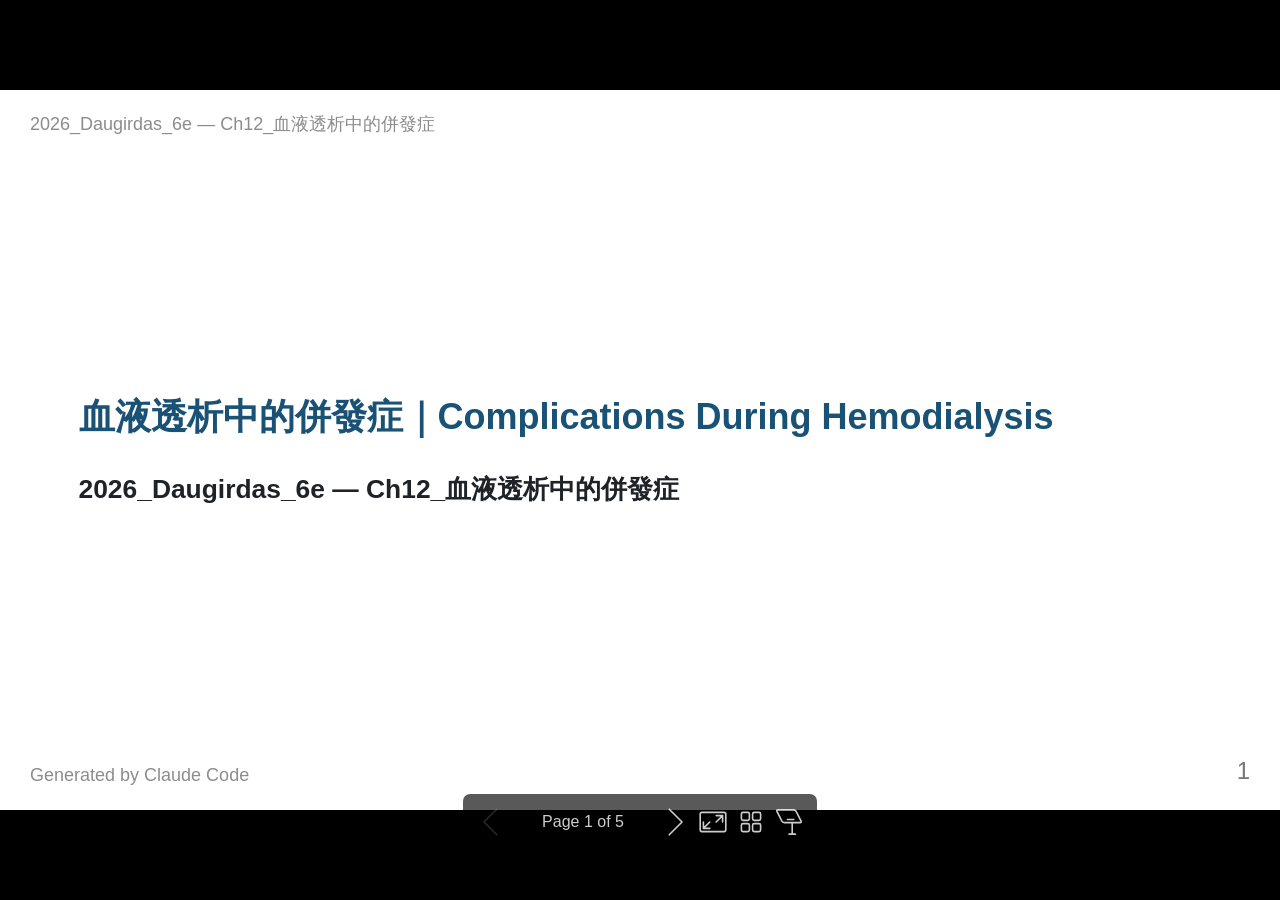
<file: docs/slides/2026_Daugirdas_6e/Ch12_血液透析中的併發症.html>
<!DOCTYPE html><html lang="zh-TW"><head><title>血液透析中的併發症｜Complications During Hemodialysis</title><meta property="og:title" content="血液透析中的併發症｜Complications During Hemodialysis"><meta charset="UTF-8"><meta name="viewport" content="width=device-width,height=device-height,initial-scale=1.0"><meta name="apple-mobile-web-app-capable" content="yes"><meta http-equiv="X-UA-Compatible" content="ie=edge"><meta property="og:type" content="website"><meta name="twitter:card" content="summary"><style>@media screen{body[data-bespoke-view=""] .bespoke-marp-parent>.bespoke-marp-osc>button,body[data-bespoke-view=next] .bespoke-marp-parent>.bespoke-marp-osc>button,body[data-bespoke-view=overview] button.bespoke-marp-overview-close,body[data-bespoke-view=presenter] .bespoke-marp-presenter-container .bespoke-marp-presenter-info-container .bespoke-marp-presenter-info-page-area .bespoke-marp-presenter-info-page,body[data-bespoke-view=presenter] .bespoke-marp-presenter-container .bespoke-marp-presenter-info-container button,body[data-bespoke-view=presenter] .bespoke-marp-presenter-container .bespoke-marp-presenter-note-container button{appearance:none;background-color:initial;border:0;color:inherit;cursor:pointer;font-size:inherit;opacity:.8;outline:none;padding:0;transition:opacity .2s linear;-webkit-tap-highlight-color:transparent}body[data-bespoke-view=""] .bespoke-marp-parent>.bespoke-marp-osc>button:disabled,body[data-bespoke-view=next] .bespoke-marp-parent>.bespoke-marp-osc>button:disabled,body[data-bespoke-view=overview] button.bespoke-marp-overview-close:disabled,body[data-bespoke-view=presenter] .bespoke-marp-presenter-container .bespoke-marp-presenter-info-container .bespoke-marp-presenter-info-page-area .bespoke-marp-presenter-info-page:disabled,body[data-bespoke-view=presenter] .bespoke-marp-presenter-container .bespoke-marp-presenter-info-container button:disabled,body[data-bespoke-view=presenter] .bespoke-marp-presenter-container .bespoke-marp-presenter-note-container button:disabled{cursor:not-allowed;opacity:.15!important}body[data-bespoke-view=""] .bespoke-marp-parent>.bespoke-marp-osc>button:hover,body[data-bespoke-view=next] .bespoke-marp-parent>.bespoke-marp-osc>button:hover,body[data-bespoke-view=overview] button.bespoke-marp-overview-close:hover,body[data-bespoke-view=presenter] .bespoke-marp-presenter-container .bespoke-marp-presenter-info-container .bespoke-marp-presenter-info-page-area .bespoke-marp-presenter-info-page:hover,body[data-bespoke-view=presenter] .bespoke-marp-presenter-container .bespoke-marp-presenter-info-container button:hover,body[data-bespoke-view=presenter] .bespoke-marp-presenter-container .bespoke-marp-presenter-note-container button:hover{opacity:1}body[data-bespoke-view=""] .bespoke-marp-parent>.bespoke-marp-osc>button:hover:active,body[data-bespoke-view=next] .bespoke-marp-parent>.bespoke-marp-osc>button:hover:active,body[data-bespoke-view=overview] button.bespoke-marp-overview-close:hover:active,body[data-bespoke-view=presenter] .bespoke-marp-presenter-container .bespoke-marp-presenter-info-container .bespoke-marp-presenter-info-page-area .bespoke-marp-presenter-info-page:hover:active,body[data-bespoke-view=presenter] .bespoke-marp-presenter-container .bespoke-marp-presenter-info-container button:hover:active,body[data-bespoke-view=presenter] .bespoke-marp-presenter-container .bespoke-marp-presenter-note-container button:hover:active{opacity:.6}body[data-bespoke-view=""] .bespoke-marp-parent>.bespoke-marp-osc>button:hover:not(:disabled),body[data-bespoke-view=next] .bespoke-marp-parent>.bespoke-marp-osc>button:hover:not(:disabled),body[data-bespoke-view=overview] button.bespoke-marp-overview-close:hover:not(:disabled),body[data-bespoke-view=presenter] .bespoke-marp-presenter-container .bespoke-marp-presenter-info-container .bespoke-marp-presenter-info-page-area .bespoke-marp-presenter-info-page:hover:not(:disabled),body[data-bespoke-view=presenter] .bespoke-marp-presenter-container .bespoke-marp-presenter-info-container button:hover:not(:disabled),body[data-bespoke-view=presenter] .bespoke-marp-presenter-container .bespoke-marp-presenter-note-container button:hover:not(:disabled){transition:none}body[data-bespoke-view=""] .bespoke-marp-parent>.bespoke-marp-osc>button[data-bespoke-marp-osc=prev],body[data-bespoke-view=next] .bespoke-marp-parent>.bespoke-marp-osc>button[data-bespoke-marp-osc=prev],body[data-bespoke-view=presenter] .bespoke-marp-presenter-container .bespoke-marp-presenter-info-container button.bespoke-marp-presenter-info-page-prev{background:#0000 url("[data-uri]") no-repeat 50%;background-size:contain;overflow:hidden;text-indent:100%;white-space:nowrap}body[data-bespoke-view=""] .bespoke-marp-parent>.bespoke-marp-osc>button[data-bespoke-marp-osc=next],body[data-bespoke-view=next] .bespoke-marp-parent>.bespoke-marp-osc>button[data-bespoke-marp-osc=next],body[data-bespoke-view=presenter] .bespoke-marp-presenter-container .bespoke-marp-presenter-info-container button.bespoke-marp-presenter-info-page-next{background:#0000 url("[data-uri]") no-repeat 50%;background-size:contain;overflow:hidden;text-indent:100%;white-space:nowrap}body[data-bespoke-view=""] .bespoke-marp-parent>.bespoke-marp-osc>button[data-bespoke-marp-osc=fullscreen],body[data-bespoke-view=next] .bespoke-marp-parent>.bespoke-marp-osc>button[data-bespoke-marp-osc=fullscreen]{background:#0000 url("[data-uri]") no-repeat 50%;background-size:contain;overflow:hidden;text-indent:100%;white-space:nowrap}body[data-bespoke-view=""] .bespoke-marp-parent>.bespoke-marp-osc>button.exit[data-bespoke-marp-osc=fullscreen],body[data-bespoke-view=next] .bespoke-marp-parent>.bespoke-marp-osc>button.exit[data-bespoke-marp-osc=fullscreen]{background-image:url("[data-uri]")}body[data-bespoke-view=""] .bespoke-marp-parent>.bespoke-marp-osc>button[data-bespoke-marp-osc=presenter],body[data-bespoke-view=next] .bespoke-marp-parent>.bespoke-marp-osc>button[data-bespoke-marp-osc=presenter]{background:#0000 url("[data-uri]") no-repeat 50%;background-size:contain;overflow:hidden;text-indent:100%;white-space:nowrap}body[data-bespoke-view=overview] button.bespoke-marp-overview-close,body[data-bespoke-view=presenter] .bespoke-marp-presenter-container .bespoke-marp-presenter-note-container button.bespoke-marp-presenter-note-bigger{background:#0000 url("[data-uri]") no-repeat 50%;background-size:contain;overflow:hidden;text-indent:100%;white-space:nowrap}body[data-bespoke-view=presenter] .bespoke-marp-presenter-container .bespoke-marp-presenter-note-container button.bespoke-marp-presenter-note-smaller{background:#0000 url("[data-uri]") no-repeat 50%;background-size:contain;overflow:hidden;text-indent:100%;white-space:nowrap}body[data-bespoke-view=""] .bespoke-marp-parent>.bespoke-marp-osc>button[data-bespoke-marp-osc=overview],body[data-bespoke-view=next] .bespoke-marp-parent>.bespoke-marp-osc>button[data-bespoke-marp-osc=overview]{background:#0000 url("[data-uri]") no-repeat 50%;background-size:contain;overflow:hidden;text-indent:100%;white-space:nowrap}}@keyframes __bespoke_marp_transition_reduced_outgoing__{0%{opacity:1}to{opacity:0}}@keyframes __bespoke_marp_transition_reduced_incoming__{0%{mix-blend-mode:plus-lighter;opacity:0}to{mix-blend-mode:plus-lighter;opacity:1}}.bespoke-marp-note,.bespoke-marp-osc,.bespoke-progress-parent{display:none;transition:none}@media screen{::view-transition-group(*){animation-duration:var(--marp-bespoke-transition-animation-duration,.5s);animation-timing-function:ease}::view-transition-new(*),::view-transition-old(*){animation-delay:0s;animation-direction:var(--marp-bespoke-transition-animation-direction,normal);animation-duration:var(--marp-bespoke-transition-animation-duration,.5s);animation-fill-mode:both;animation-name:var(--marp-bespoke-transition-animation-name,var(--marp-bespoke-transition-animation-name-fallback,__bespoke_marp_transition_no_animation__));mix-blend-mode:normal}::view-transition-old(*){--marp-bespoke-transition-animation-name-fallback:__bespoke_marp_transition_reduced_outgoing__;animation-timing-function:ease}::view-transition-new(*){--marp-bespoke-transition-animation-name-fallback:__bespoke_marp_transition_reduced_incoming__;animation-timing-function:ease}::view-transition-new(root),::view-transition-old(root){animation-timing-function:linear}::view-transition-new(__bespoke_marp_transition_osc__),::view-transition-old(__bespoke_marp_transition_osc__){animation-duration:0s!important;animation-name:__bespoke_marp_transition_osc__!important}::view-transition-new(__bespoke_marp_transition_osc__){opacity:0!important}.bespoke-marp-transition-warming-up::view-transition-group(*),.bespoke-marp-transition-warming-up::view-transition-new(*),.bespoke-marp-transition-warming-up::view-transition-old(*){animation-play-state:paused!important}body,html{height:100%;margin:0}body{background:#000;overflow:hidden}svg.bespoke-marp-slide{content-visibility:hidden;interactivity:inert;opacity:0;pointer-events:none;z-index:-1}svg.bespoke-marp-slide:not(.bespoke-marp-active) *{view-transition-name:none!important}svg.bespoke-marp-slide.bespoke-marp-active{content-visibility:visible;interactivity:auto;opacity:1;pointer-events:auto;z-index:0}svg.bespoke-marp-slide.bespoke-marp-active.bespoke-marp-active-ready *{animation-name:__bespoke_marp__!important}@supports not (content-visibility:hidden){svg.bespoke-marp-slide[data-bespoke-marp-load=hideable]{display:none}svg.bespoke-marp-slide[data-bespoke-marp-load=hideable].bespoke-marp-active{display:block}}}@media screen and (prefers-reduced-motion:reduce){svg.bespoke-marp-slide *{view-transition-name:none!important}}@media screen{[data-bespoke-marp-fragment=inactive]{visibility:hidden}body[data-bespoke-view=""] .bespoke-marp-parent,body[data-bespoke-view=next] .bespoke-marp-parent{inset:0;position:absolute}body[data-bespoke-view=""] .bespoke-marp-parent>.bespoke-marp-osc,body[data-bespoke-view=next] .bespoke-marp-parent>.bespoke-marp-osc{background:#000000a6;border-radius:7px;bottom:50px;color:#fff;contain:paint;display:block;font-family:Helvetica,Arial,sans-serif;font-size:16px;left:50%;line-height:0;opacity:1;padding:12px;position:absolute;touch-action:manipulation;transform:translateX(-50%);transition:opacity .2s linear;-webkit-user-select:none;user-select:none;view-transition-name:__bespoke_marp_transition_osc__;white-space:nowrap;will-change:transform;z-index:1}body[data-bespoke-view=""] .bespoke-marp-parent>.bespoke-marp-osc>:where(*),body[data-bespoke-view=next] .bespoke-marp-parent>.bespoke-marp-osc>:where(*){margin-left:6px}body[data-bespoke-view=""] .bespoke-marp-parent>.bespoke-marp-osc>:where(*):where(:first-child),body[data-bespoke-view=next] .bespoke-marp-parent>.bespoke-marp-osc>:where(*):where(:first-child){margin-left:0}body[data-bespoke-view=""] .bespoke-marp-parent>.bespoke-marp-osc>span,body[data-bespoke-view=next] .bespoke-marp-parent>.bespoke-marp-osc>span{opacity:.8}body[data-bespoke-view=""] .bespoke-marp-parent>.bespoke-marp-osc>span[data-bespoke-marp-osc=page],body[data-bespoke-view=next] .bespoke-marp-parent>.bespoke-marp-osc>span[data-bespoke-marp-osc=page]{display:inline-block;min-width:140px;text-align:center}body[data-bespoke-view=""] .bespoke-marp-parent>.bespoke-marp-osc>button[data-bespoke-marp-osc=fullscreen],body[data-bespoke-view=""] .bespoke-marp-parent>.bespoke-marp-osc>button[data-bespoke-marp-osc=next],body[data-bespoke-view=""] .bespoke-marp-parent>.bespoke-marp-osc>button[data-bespoke-marp-osc=overview],body[data-bespoke-view=""] .bespoke-marp-parent>.bespoke-marp-osc>button[data-bespoke-marp-osc=presenter],body[data-bespoke-view=""] .bespoke-marp-parent>.bespoke-marp-osc>button[data-bespoke-marp-osc=prev],body[data-bespoke-view=next] .bespoke-marp-parent>.bespoke-marp-osc>button[data-bespoke-marp-osc=fullscreen],body[data-bespoke-view=next] .bespoke-marp-parent>.bespoke-marp-osc>button[data-bespoke-marp-osc=next],body[data-bespoke-view=next] .bespoke-marp-parent>.bespoke-marp-osc>button[data-bespoke-marp-osc=overview],body[data-bespoke-view=next] .bespoke-marp-parent>.bespoke-marp-osc>button[data-bespoke-marp-osc=presenter],body[data-bespoke-view=next] .bespoke-marp-parent>.bespoke-marp-osc>button[data-bespoke-marp-osc=prev]{height:32px;line-height:32px;width:32px}body[data-bespoke-view=""] .bespoke-marp-parent.bespoke-marp-inactive,body[data-bespoke-view=next] .bespoke-marp-parent.bespoke-marp-inactive{cursor:none}body[data-bespoke-view=""] .bespoke-marp-parent.bespoke-marp-inactive>.bespoke-marp-osc,body[data-bespoke-view=next] .bespoke-marp-parent.bespoke-marp-inactive>.bespoke-marp-osc{opacity:0;pointer-events:none}body[data-bespoke-view=""] svg.bespoke-marp-slide,body[data-bespoke-view=next] svg.bespoke-marp-slide{height:100%;left:0;position:absolute;top:0;width:100%}body[data-bespoke-view=""] .bespoke-progress-parent{background:#222;display:flex;height:5px;width:100%}body[data-bespoke-view=""] .bespoke-progress-parent+:where(.bespoke-marp-parent){top:5px}body[data-bespoke-view=""] .bespoke-progress-parent .bespoke-progress-bar{background:#0288d1;flex:0 0 0;transition:flex-basis .2s cubic-bezier(0,1,1,1)}body[data-bespoke-view=next]{background:#0000}body[data-bespoke-view=presenter]{background:#161616}body[data-bespoke-view=presenter] .bespoke-marp-presenter-container{display:grid;font-family:Helvetica,Arial,sans-serif;grid-template:"current dragbar next" minmax(140px,1fr) "current dragbar note" 2fr "info    dragbar note" 3em;grid-template-columns:minmax(3px,var(--bespoke-marp-presenter-split-ratio,66%)) 0 minmax(3px,1fr);height:100%;left:0;position:absolute;top:0;width:100%}body[data-bespoke-view=presenter] .bespoke-marp-presenter-container :where(.bespoke-marp-parent){grid-area:current;overflow:hidden;position:relative}body[data-bespoke-view=presenter] .bespoke-marp-presenter-container :where(.bespoke-marp-parent) :where(svg.bespoke-marp-slide){height:calc(100% - 40px);left:20px;pointer-events:none;position:absolute;top:20px;-webkit-user-select:none;user-select:none;width:calc(100% - 40px)}body[data-bespoke-view=presenter] .bespoke-marp-presenter-container :where(.bespoke-marp-parent) :where(svg.bespoke-marp-slide).bespoke-marp-active{filter:drop-shadow(0 3px 10px rgba(0,0,0,.5))}body[data-bespoke-view=presenter] .bespoke-marp-presenter-container .bespoke-marp-presenter-dragbar-container{background:#0288d1;cursor:col-resize;grid-area:dragbar;margin-left:-3px;opacity:0;position:relative;transition:opacity .4s linear .1s;width:6px;z-index:10}body[data-bespoke-view=presenter] .bespoke-marp-presenter-container .bespoke-marp-presenter-dragbar-container:hover{opacity:1}body[data-bespoke-view=presenter] .bespoke-marp-presenter-container .bespoke-marp-presenter-dragbar-container.active{opacity:1;transition-delay:0s}body[data-bespoke-view=presenter] .bespoke-marp-presenter-container .bespoke-marp-presenter-next-container{background:#222;cursor:pointer;display:none;grid-area:next;overflow:hidden;position:relative}body[data-bespoke-view=presenter] .bespoke-marp-presenter-container .bespoke-marp-presenter-next-container.active{display:block}body[data-bespoke-view=presenter] .bespoke-marp-presenter-container .bespoke-marp-presenter-next-container iframe.bespoke-marp-presenter-next{background:#0000;border:0;display:block;filter:drop-shadow(0 3px 10px rgba(0,0,0,.5));height:calc(100% - 40px);left:20px;pointer-events:none;position:absolute;interactivity:inert;top:20px;-webkit-user-select:none;user-select:none;width:calc(100% - 40px)}body[data-bespoke-view=presenter] .bespoke-marp-presenter-container .bespoke-marp-presenter-note-container{background:#222;color:#eee;grid-area:note;position:relative;z-index:1}body[data-bespoke-view=presenter] .bespoke-marp-presenter-container .bespoke-marp-presenter-note-container button{height:1.5em;line-height:1.5em;width:1.5em}body[data-bespoke-view=presenter] .bespoke-marp-presenter-container .bespoke-marp-presenter-note-container .bespoke-marp-presenter-note-wrapper{display:block;inset:0;position:absolute}body[data-bespoke-view=presenter] .bespoke-marp-presenter-container .bespoke-marp-presenter-note-container .bespoke-marp-presenter-note-buttons{background:#000000a6;border-radius:4px;bottom:0;display:flex;gap:4px;margin:12px;opacity:0;padding:6px;pointer-events:none;position:absolute;right:0;transition:opacity .2s linear}body[data-bespoke-view=presenter] .bespoke-marp-presenter-container .bespoke-marp-presenter-note-container .bespoke-marp-presenter-note-buttons:focus-within,body[data-bespoke-view=presenter] .bespoke-marp-presenter-container .bespoke-marp-presenter-note-container .bespoke-marp-presenter-note-wrapper:focus-within+.bespoke-marp-presenter-note-buttons,body[data-bespoke-view=presenter] .bespoke-marp-presenter-container .bespoke-marp-presenter-note-container:hover .bespoke-marp-presenter-note-buttons{opacity:1;pointer-events:auto}body[data-bespoke-view=presenter] .bespoke-marp-presenter-container .bespoke-marp-presenter-note-container .bespoke-marp-note{box-sizing:border-box;font-size:calc(1.1em*var(--bespoke-marp-note-font-scale, 1));height:calc(100% - 40px);margin:20px;overflow:auto;padding-right:3px;white-space:pre-wrap;width:calc(100% - 40px);word-wrap:break-word;scrollbar-color:#eeeeee80 #0000;scrollbar-width:thin}body[data-bespoke-view=presenter] .bespoke-marp-presenter-container .bespoke-marp-presenter-note-container .bespoke-marp-note::-webkit-scrollbar{width:6px}body[data-bespoke-view=presenter] .bespoke-marp-presenter-container .bespoke-marp-presenter-note-container .bespoke-marp-note::-webkit-scrollbar-track{background:#0000}body[data-bespoke-view=presenter] .bespoke-marp-presenter-container .bespoke-marp-presenter-note-container .bespoke-marp-note::-webkit-scrollbar-thumb{background:#eeeeee80;border-radius:6px}body[data-bespoke-view=presenter] .bespoke-marp-presenter-container .bespoke-marp-presenter-note-container .bespoke-marp-note:empty{pointer-events:none}body[data-bespoke-view=presenter] .bespoke-marp-presenter-container .bespoke-marp-presenter-note-container .bespoke-marp-note.active{display:block}body[data-bespoke-view=presenter] .bespoke-marp-presenter-container .bespoke-marp-presenter-note-container .bespoke-marp-note p:first-child{margin-top:0}body[data-bespoke-view=presenter] .bespoke-marp-presenter-container .bespoke-marp-presenter-note-container .bespoke-marp-note p:last-child{margin-bottom:0}body[data-bespoke-view=presenter] .bespoke-marp-presenter-container .bespoke-marp-presenter-info-container{align-items:center;box-sizing:border-box;color:#eee;display:flex;flex-wrap:nowrap;grid-area:info;justify-content:center;overflow:hidden;padding:0 10px}body[data-bespoke-view=presenter] .bespoke-marp-presenter-container .bespoke-marp-presenter-info-container .bespoke-marp-presenter-info-page-area,body[data-bespoke-view=presenter] .bespoke-marp-presenter-container .bespoke-marp-presenter-info-container .bespoke-marp-presenter-info-time,body[data-bespoke-view=presenter] .bespoke-marp-presenter-container .bespoke-marp-presenter-info-container .bespoke-marp-presenter-info-timer{box-sizing:border-box;display:block;padding:0 10px;white-space:nowrap;width:100%}body[data-bespoke-view=presenter] .bespoke-marp-presenter-container .bespoke-marp-presenter-info-container button{height:1.5em;line-height:1.5em;width:1.5em}body[data-bespoke-view=presenter] .bespoke-marp-presenter-container .bespoke-marp-presenter-info-container .bespoke-marp-presenter-info-page-area{order:2;text-align:center}body[data-bespoke-view=presenter] .bespoke-marp-presenter-container .bespoke-marp-presenter-info-container .bespoke-marp-presenter-info-page-area .bespoke-marp-presenter-info-page{display:inline-block;min-width:120px;text-align:center}body[data-bespoke-view=presenter] .bespoke-marp-presenter-container .bespoke-marp-presenter-info-container .bespoke-marp-presenter-info-time{color:#999;order:1;text-align:left}body[data-bespoke-view=presenter] .bespoke-marp-presenter-container .bespoke-marp-presenter-info-container .bespoke-marp-presenter-info-timer{color:#999;order:3;text-align:right}body[data-bespoke-view=presenter] .bespoke-marp-presenter-container .bespoke-marp-presenter-info-container .bespoke-marp-presenter-info-timer:hover{cursor:pointer}body[data-bespoke-view=overview]{background:#161616;overflow:auto}body[data-bespoke-view=overview] [data-bespoke-marp-fragment=inactive]{visibility:visible}body[data-bespoke-view=overview] .bespoke-marp-overview-header{backdrop-filter:blur(4px);background:#222222d9;box-shadow:0 3px 10px #00000080;box-sizing:border-box;display:flex;height:48px;inset:0 0 auto;justify-content:flex-end;padding:10px;position:fixed;z-index:1}body[data-bespoke-view=overview] button.bespoke-marp-overview-close{height:28px;line-height:28px;transform:rotate(45deg);width:28px}body[data-bespoke-view=overview] .bespoke-marp-parent{display:grid;gap:40px;grid-template-columns:repeat(auto-fit,minmax(0,240px));justify-content:space-around;padding:30px}body[data-bespoke-view=overview] .bespoke-marp-parent svg.bespoke-marp-slide{--bov-selected:#0000;--bov-focus:#161616;--bov-focus-outline:#0000;background-image:conic-gradient(#161616 0 0),conic-gradient(var(--bov-focus) 0 0),conic-gradient(var(--bov-focus-outline) 0 0),conic-gradient(var(--bov-selected) 0 0);background-position:5px 5px,3px 3px,2px 2px,0 0;background-repeat:no-repeat;background-size:calc(100% - 10px) calc(100% - 10px),calc(100% - 6px) calc(100% - 6px),calc(100% - 4px) calc(100% - 4px),100% 100%;content-visibility:visible;cursor:pointer;filter:drop-shadow(0 3px 10px rgba(0,0,0,.5));margin:-6px;padding:6px;interactivity:auto;opacity:1;outline:0;pointer-events:auto;scroll-margin-block:30px;width:100%;z-index:0}body[data-bespoke-view=overview] .bespoke-marp-parent svg.bespoke-marp-slide *,body[data-bespoke-view=overview] .bespoke-marp-parent svg.bespoke-marp-slide.bespoke-marp-active *{pointer-events:none;interactivity:inert}body[data-bespoke-view=overview] .bespoke-marp-parent svg.bespoke-marp-slide:active,body[data-bespoke-view=overview] .bespoke-marp-parent svg.bespoke-marp-slide:focus-visible,body[data-bespoke-view=overview] .bespoke-marp-parent svg.bespoke-marp-slide:hover{--bov-focus-outline:#161616}body[data-bespoke-view=overview] .bespoke-marp-parent svg.bespoke-marp-slide:focus-visible,body[data-bespoke-view=overview] .bespoke-marp-parent svg.bespoke-marp-slide:hover{--bov-focus:#999}body[data-bespoke-view=overview] .bespoke-marp-parent svg.bespoke-marp-slide:active{--bov-focus:#eee}body[data-bespoke-view=overview] .bespoke-marp-parent svg.bespoke-marp-slide.bespoke-marp-active{--bov-selected:#0288d1}body[data-bespoke-view=overview]:has(.bespoke-marp-overview-header) .bespoke-marp-parent{padding-top:78px}body[data-bespoke-view=overview]:has(.bespoke-marp-overview-header) .bespoke-marp-parent svg.bespoke-marp-slide{scroll-margin-top:78px}.bespoke-marp-overview{background:#000000a6;inset:0;opacity:0;pointer-events:none;position:fixed;transition:opacity .1s ease;z-index:10}.bespoke-marp-overview iframe{background:#222;border:0;display:block;height:100%;left:0;position:absolute;top:0;width:100%}.bespoke-marp-overview[data-open="1"]{opacity:1;pointer-events:auto}}@media print{.bespoke-marp-overview,.bespoke-marp-presenter-info-container,.bespoke-marp-presenter-next-container,.bespoke-marp-presenter-note-container{display:none}}</style><style>div#\:\$p > svg > foreignObject > section{width:1280px;height:720px;box-sizing:border-box;overflow:hidden;position:relative;scroll-snap-align:center center;-webkit-text-size-adjust:100%;text-size-adjust:100%}div#\:\$p > svg > foreignObject > section::after{bottom:0;content:attr(data-marpit-pagination);padding:inherit;pointer-events:none;position:absolute;right:0}div#\:\$p > svg > foreignObject > section:not([data-marpit-pagination])::after{display:none}div#\:\$p > svg > foreignObject > section :is(h1, marp-h1){font-size:2em;margin-block:0.67em}div#\:\$p > svg > foreignObject > section video::-webkit-media-controls{will-change:transform}@page {size:1280px 720px;margin:0}@media print{html, body{background-color:#fff;margin:0;page-break-inside:avoid;break-inside:avoid-page}div#\:\$p > svg > foreignObject > section{page-break-before:always;break-before:page}div#\:\$p > svg > foreignObject > section, div#\:\$p > svg > foreignObject > section *{-webkit-print-color-adjust:exact!important;animation-delay:0s!important;animation-duration:0s!important;color-adjust:exact!important;print-color-adjust:exact!important;transition:none!important}div#\:\$p > svg[data-marpit-svg]{display:block;height:100vh;width:100vw}}div#\:\$p > svg > foreignObject > :where(section){container-type:size}div#\:\$p > svg > foreignObject > section img[data-marp-twemoji]{background:transparent;height:1em;margin:0 .05em 0 .1em;vertical-align:-.1em;width:1em}div#\:\$p > svg > foreignObject > section{--fgColor-danger:light-dark(#d1242f, #f85149);--bgColor-attention-muted:light-dark(#fff8c5, #bb800926);--bgColor-muted:light-dark(#f6f8fa, #151b23);--bgColor-neutral-muted:light-dark(#818b981f, #656c7633);--borderColor-accent-emphasis:light-dark(#0969da, #1f6feb);--borderColor-attention-emphasis:light-dark(#9a6700, #9e6a03);--borderColor-danger-emphasis:light-dark(#cf222e, #da3633);--borderColor-default:light-dark(#d1d9e0, #3d444d);--borderColor-done-emphasis:light-dark(#8250df, #8957e5);--borderColor-success-emphasis:light-dark(#1a7f37, #238636);--color-prettylights-syntax-brackethighlighter-angle:light-dark(#59636e, #9198a1);--color-prettylights-syntax-brackethighlighter-unmatched:light-dark(#82071e, #f85149);--color-prettylights-syntax-carriage-return-bg:light-dark(#cf222e, #b62324);--color-prettylights-syntax-carriage-return-text:light-dark(#f6f8fa, #f0f6fc);--color-prettylights-syntax-comment:light-dark(#59636e, #9198a1);--color-prettylights-syntax-constant:light-dark(#0550ae, #79c0ff);--color-prettylights-syntax-constant-other-reference-link:light-dark(#0a3069, #a5d6ff);--color-prettylights-syntax-entity:light-dark(#6639ba, #d2a8ff);--color-prettylights-syntax-entity-tag:light-dark(#0550ae, #7ee787);--color-prettylights-syntax-invalid-illegal-text:light-dark(var(--fgColor-danger), var(--fgColor-danger));--color-prettylights-syntax-keyword:light-dark(#cf222e, #ff7b72);--color-prettylights-syntax-markup-changed-bg:light-dark(#ffd8b5, #5a1e02);--color-prettylights-syntax-markup-changed-text:light-dark(#953800, #ffdfb6);--color-prettylights-syntax-markup-deleted-bg:light-dark(#ffebe9, #67060c);--color-prettylights-syntax-markup-deleted-text:light-dark(#82071e, #ffdcd7);--color-prettylights-syntax-markup-heading:light-dark(#0550ae, #1f6feb);--color-prettylights-syntax-markup-ignored-bg:light-dark(#0550ae, #1158c7);--color-prettylights-syntax-markup-ignored-text:light-dark(#d1d9e0, #f0f6fc);--color-prettylights-syntax-markup-inserted-bg:light-dark(#dafbe1, #033a16);--color-prettylights-syntax-markup-inserted-text:light-dark(#116329, #aff5b4);--color-prettylights-syntax-markup-list:light-dark(#3b2300, #f2cc60);--color-prettylights-syntax-meta-diff-range:light-dark(#8250df, #d2a8ff);--color-prettylights-syntax-string:light-dark(#0a3069, #a5d6ff);--color-prettylights-syntax-string-regexp:light-dark(#116329, #7ee787);--color-prettylights-syntax-sublimelinter-gutter-mark:light-dark(#818b98, #3d444d);--color-prettylights-syntax-variable:light-dark(#953800, #ffa657);--fgColor-accent:light-dark(#0969da, #4493f8);--fgColor-attention:light-dark(#9a6700, #d29922);--fgColor-done:light-dark(#8250df, #ab7df8);--fgColor-muted:light-dark(#59636e, #9198a1);--fgColor-success:light-dark(#1a7f37, #3fb950);--bgColor-default:light-dark(#fff, #0d1117);--borderColor-muted:light-dark(#d1d9e0b3, #3d444db3);--color-prettylights-syntax-invalid-illegal-bg:light-dark(var(--bgColor-danger-muted), var(--bgColor-danger-muted));--color-prettylights-syntax-markup-bold:light-dark(#1f2328, #f0f6fc);--color-prettylights-syntax-markup-italic:light-dark(#1f2328, #f0f6fc);--color-prettylights-syntax-storage-modifier-import:light-dark(#1f2328, #f0f6fc);--fgColor-default:light-dark(#1f2328, #f0f6fc);--focus-outlineColor:light-dark(var(--borderColor-accent-emphasis), var(--borderColor-accent-emphasis));--borderColor-neutral-muted:light-dark(var(--borderColor-muted), var(--borderColor-muted));--base-size-16:calc(var(--marpit-root-font-size, 1rem) * 1);--base-size-24:calc(var(--marpit-root-font-size, 1rem) * 1.5);--base-size-4:calc(var(--marpit-root-font-size, 1rem) * 0.25);--base-size-40:calc(var(--marpit-root-font-size, 1rem) * 2.5);--base-size-8:calc(var(--marpit-root-font-size, 1rem) * 0.5);--base-text-weight-medium:500;--base-text-weight-normal:400;--base-text-weight-semibold:600;--fontStack-monospace:ui-monospace, SFMono-Regular, SF Mono, Menlo, Consolas, Liberation Mono, monospace;--fontStack-sansSerif:-apple-system, BlinkMacSystemFont, "Segoe UI", "Noto Sans", Helvetica, Arial, sans-serif, "Apple Color Emoji", "Segoe UI Emoji";}/*!
 * Marp default theme.
 *
 * @theme default
 * @author Yuki Hattori
 *
 * @auto-scaling true
 * @size 16:9 1280px 720px
 * @size 4:3 960px 720px
 */div#\:\$p > svg > foreignObject > section [data-theme=light],div#\:\$p > svg > foreignObject > section{color-scheme:light}div#\:\$p > svg > foreignObject > section [data-theme=dark],div#\:\$p > svg > foreignObject > section:where(.invert){color-scheme:dark}div#\:\$p > svg > foreignObject > section{-ms-text-size-adjust:100%;-webkit-text-size-adjust:100%;background-color:var(--bgColor-default);color:var(--fgColor-default);font-family:var(--fontStack-sansSerif, -apple-system, BlinkMacSystemFont, "Segoe UI", "Noto Sans", Helvetica, Arial, sans-serif, "Apple Color Emoji", "Segoe UI Emoji");font-size:16px;font-weight:var(--base-text-weight-normal, 400);line-height:1.5;margin:0;word-wrap:break-word}div#\:\$p > svg > foreignObject > section{--marpit-root-font-size:16px}div#\:\$p > svg > foreignObject > section a{text-decoration:underline;text-underline-offset:calc(var(--marpit-root-font-size, 1rem) * .2)}div#\:\$p > svg > foreignObject > section :is(h1, marp-h1):hover .anchor .octicon-link:before,div#\:\$p > svg > foreignObject > section :is(h2, marp-h2):hover .anchor .octicon-link:before,div#\:\$p > svg > foreignObject > section :is(h3, marp-h3):hover .anchor .octicon-link:before,div#\:\$p > svg > foreignObject > section :is(h4, marp-h4):hover .anchor .octicon-link:before,div#\:\$p > svg > foreignObject > section :is(h5, marp-h5):hover .anchor .octicon-link:before,div#\:\$p > svg > foreignObject > section :is(h6, marp-h6):hover .anchor .octicon-link:before{background-color:currentColor;content:" ";display:inline-block;height:16px;-webkit-mask-image:url('data:image/svg+xml;charset=utf-8,<svg xmlns="http://www.w3.org/2000/svg" aria-hidden="true" viewBox="0 0 16 16"><path fill-rule="evenodd" d="M7.775 3.275a.75.75 0 0 0 1.06 1.06l1.25-1.25a2 2 0 1 1 2.83 2.83l-2.5 2.5a2 2 0 0 1-2.83 0 .75.75 0 0 0-1.06 1.06 3.5 3.5 0 0 0 4.95 0l2.5-2.5a3.5 3.5 0 0 0-4.95-4.95zm-4.69 9.64a2 2 0 0 1 0-2.83l2.5-2.5a2 2 0 0 1 2.83 0 .75.75 0 0 0 1.06-1.06 3.5 3.5 0 0 0-4.95 0l-2.5 2.5a3.5 3.5 0 0 0 4.95 4.95l1.25-1.25a.75.75 0 0 0-1.06-1.06l-1.25 1.25a2 2 0 0 1-2.83 0"/></svg>');mask-image:url('data:image/svg+xml;charset=utf-8,<svg xmlns="http://www.w3.org/2000/svg" aria-hidden="true" viewBox="0 0 16 16"><path fill-rule="evenodd" d="M7.775 3.275a.75.75 0 0 0 1.06 1.06l1.25-1.25a2 2 0 1 1 2.83 2.83l-2.5 2.5a2 2 0 0 1-2.83 0 .75.75 0 0 0-1.06 1.06 3.5 3.5 0 0 0 4.95 0l2.5-2.5a3.5 3.5 0 0 0-4.95-4.95zm-4.69 9.64a2 2 0 0 1 0-2.83l2.5-2.5a2 2 0 0 1 2.83 0 .75.75 0 0 0 1.06-1.06 3.5 3.5 0 0 0-4.95 0l-2.5 2.5a3.5 3.5 0 0 0 4.95 4.95l1.25-1.25a.75.75 0 0 0-1.06-1.06l-1.25 1.25a2 2 0 0 1-2.83 0"/></svg>');width:16px}div#\:\$p > svg > foreignObject > section details,div#\:\$p > svg > foreignObject > section figcaption,div#\:\$p > svg > foreignObject > section figure{display:block}div#\:\$p > svg > foreignObject > section summary{display:list-item}div#\:\$p > svg > foreignObject > section [hidden]{display:none!important}div#\:\$p > svg > foreignObject > section a{background-color:transparent;color:var(--fgColor-accent);text-decoration:none}div#\:\$p > svg > foreignObject > section abbr[title]{border-bottom:none;-webkit-text-decoration:underline dotted;text-decoration:underline dotted}div#\:\$p > svg > foreignObject > section b,div#\:\$p > svg > foreignObject > section strong{font-weight:var(--base-text-weight-semibold, 600)}div#\:\$p > svg > foreignObject > section dfn{font-style:italic}div#\:\$p > svg > foreignObject > section :is(h1, marp-h1){border-bottom:1px solid var(--borderColor-muted);font-size:2em;font-weight:var(--base-text-weight-semibold, 600);margin:.67em 0;padding-bottom:.3em}div#\:\$p > svg > foreignObject > section mark{background-color:var(--bgColor-attention-muted);color:var(--fgColor-default)}div#\:\$p > svg > foreignObject > section small{font-size:90%}div#\:\$p > svg > foreignObject > section sub,div#\:\$p > svg > foreignObject > section sup{font-size:75%;line-height:0;position:relative;vertical-align:baseline}div#\:\$p > svg > foreignObject > section sub{bottom:-.25em}div#\:\$p > svg > foreignObject > section sup{top:-.5em}div#\:\$p > svg > foreignObject > section img{border-style:none;box-sizing:content-box;max-width:100%}div#\:\$p > svg > foreignObject > section code,div#\:\$p > svg > foreignObject > section kbd,div#\:\$p > svg > foreignObject > section :is(pre, marp-pre),div#\:\$p > svg > foreignObject > section samp{font-family:monospace;font-size:1em}div#\:\$p > svg > foreignObject > section figure{margin:1em var(--base-size-40)}div#\:\$p > svg > foreignObject > section hr{background:transparent;background-color:var(--borderColor-default);border:0;box-sizing:content-box;height:.25em;margin:var(--base-size-24) 0;overflow:hidden;padding:0}div#\:\$p > svg > foreignObject > section input{font:inherit;font-family:inherit;font-size:inherit;line-height:inherit;margin:0;overflow:visible}div#\:\$p > svg > foreignObject > section [type=button],div#\:\$p > svg > foreignObject > section [type=reset],div#\:\$p > svg > foreignObject > section [type=submit]{-webkit-appearance:button;-moz-appearance:button;appearance:button}div#\:\$p > svg > foreignObject > section [type=checkbox],div#\:\$p > svg > foreignObject > section [type=radio]{box-sizing:border-box;padding:0}div#\:\$p > svg > foreignObject > section [type=number]::-webkit-inner-spin-button,div#\:\$p > svg > foreignObject > section [type=number]::-webkit-outer-spin-button{height:auto}div#\:\$p > svg > foreignObject > section [type=search]::-webkit-search-cancel-button,div#\:\$p > svg > foreignObject > section [type=search]::-webkit-search-decoration{-webkit-appearance:none;appearance:none}div#\:\$p > svg > foreignObject > section ::-webkit-input-placeholder{color:inherit;opacity:.54}div#\:\$p > svg > foreignObject > section ::-webkit-file-upload-button{-webkit-appearance:button;appearance:button;font:inherit}div#\:\$p > svg > foreignObject > section a:hover{text-decoration:underline}div#\:\$p > svg > foreignObject > section ::-moz-placeholder{color:var(--fgColor-muted);opacity:1}div#\:\$p > svg > foreignObject > section ::placeholder{color:var(--fgColor-muted);opacity:1}div#\:\$p > svg > foreignObject > section hr:after,div#\:\$p > svg > foreignObject > section hr:before{content:"";display:table}div#\:\$p > svg > foreignObject > section hr:after{clear:both}div#\:\$p > svg > foreignObject > section table{border-collapse:collapse;border-spacing:0;display:block;font-variant:tabular-nums;max-width:100%;overflow:auto;width:-moz-max-content;width:max-content}div#\:\$p > svg > foreignObject > section td,div#\:\$p > svg > foreignObject > section th{padding:0}div#\:\$p > svg > foreignObject > section details summary{cursor:pointer}div#\:\$p > svg > foreignObject > section [role=button]:focus,div#\:\$p > svg > foreignObject > section a:focus,div#\:\$p > svg > foreignObject > section input[type=checkbox]:focus,div#\:\$p > svg > foreignObject > section input[type=radio]:focus{box-shadow:none;outline:2px solid var(--focus-outlineColor);outline-offset:-2px}div#\:\$p > svg > foreignObject > section [role=button]:focus:not(:focus-visible),div#\:\$p > svg > foreignObject > section a:focus:not(:focus-visible),div#\:\$p > svg > foreignObject > section input[type=checkbox]:focus:not(:focus-visible),div#\:\$p > svg > foreignObject > section input[type=radio]:focus:not(:focus-visible){outline:1px solid transparent}div#\:\$p > svg > foreignObject > section [role=button]:focus-visible,div#\:\$p > svg > foreignObject > section a:focus-visible,div#\:\$p > svg > foreignObject > section input[type=checkbox]:focus-visible,div#\:\$p > svg > foreignObject > section input[type=radio]:focus-visible{box-shadow:none;outline:2px solid var(--focus-outlineColor);outline-offset:-2px}div#\:\$p > svg > foreignObject > section a:not([class]):focus,div#\:\$p > svg > foreignObject > section a:not([class]):focus-visible,div#\:\$p > svg > foreignObject > section input[type=checkbox]:focus,div#\:\$p > svg > foreignObject > section input[type=checkbox]:focus-visible,div#\:\$p > svg > foreignObject > section input[type=radio]:focus,div#\:\$p > svg > foreignObject > section input[type=radio]:focus-visible{outline-offset:0}div#\:\$p > svg > foreignObject > section kbd{background-color:var(--bgColor-muted);border-bottom-color:var(--borderColor-neutral-muted);border:1px solid var(--borderColor-neutral-muted);border-radius:6px;box-shadow:inset 0 -1px 0 var(--borderColor-neutral-muted);color:var(--fgColor-default);display:inline-block;font:11px var(--fontStack-monospace, ui-monospace, SFMono-Regular, SF Mono, Menlo, Consolas, Liberation Mono, monospace);line-height:10px;padding:var(--base-size-4);vertical-align:middle}div#\:\$p > svg > foreignObject > section :is(h1, marp-h1),div#\:\$p > svg > foreignObject > section :is(h2, marp-h2),div#\:\$p > svg > foreignObject > section :is(h3, marp-h3),div#\:\$p > svg > foreignObject > section :is(h4, marp-h4),div#\:\$p > svg > foreignObject > section :is(h5, marp-h5),div#\:\$p > svg > foreignObject > section :is(h6, marp-h6){font-weight:var(--base-text-weight-semibold, 600);line-height:1.25;margin-bottom:var(--base-size-16);margin-top:var(--base-size-24)}div#\:\$p > svg > foreignObject > section :is(h2, marp-h2){border-bottom:1px solid var(--borderColor-muted);font-size:1.5em;padding-bottom:.3em}div#\:\$p > svg > foreignObject > section :is(h2, marp-h2),div#\:\$p > svg > foreignObject > section :is(h3, marp-h3){font-weight:var(--base-text-weight-semibold, 600)}div#\:\$p > svg > foreignObject > section :is(h3, marp-h3){font-size:1.25em}div#\:\$p > svg > foreignObject > section :is(h4, marp-h4){font-size:1em}div#\:\$p > svg > foreignObject > section :is(h4, marp-h4),div#\:\$p > svg > foreignObject > section :is(h5, marp-h5){font-weight:var(--base-text-weight-semibold, 600)}div#\:\$p > svg > foreignObject > section :is(h5, marp-h5){font-size:.875em}div#\:\$p > svg > foreignObject > section :is(h6, marp-h6){color:var(--fgColor-muted);font-size:.85em;font-weight:var(--base-text-weight-semibold, 600)}div#\:\$p > svg > foreignObject > section p{margin-bottom:10px;margin-top:0}div#\:\$p > svg > foreignObject > section blockquote{border-left:.25em solid var(--borderColor-default);color:var(--fgColor-muted);margin:0;padding:0 1em}div#\:\$p > svg > foreignObject > section ol,div#\:\$p > svg > foreignObject > section ul{margin-bottom:0;margin-top:0;padding-left:2em}div#\:\$p > svg > foreignObject > section ol ol,div#\:\$p > svg > foreignObject > section ul ol{list-style-type:lower-roman}div#\:\$p > svg > foreignObject > section ol ol ol,div#\:\$p > svg > foreignObject > section ol ul ol,div#\:\$p > svg > foreignObject > section ul ol ol,div#\:\$p > svg > foreignObject > section ul ul ol{list-style-type:lower-alpha}div#\:\$p > svg > foreignObject > section dd{margin-left:0}div#\:\$p > svg > foreignObject > section code,div#\:\$p > svg > foreignObject > section :is(pre, marp-pre),div#\:\$p > svg > foreignObject > section samp,div#\:\$p > svg > foreignObject > section tt{font-family:var(--fontStack-monospace, ui-monospace, SFMono-Regular, SF Mono, Menlo, Consolas, Liberation Mono, monospace);font-size:12px}div#\:\$p > svg > foreignObject > section :is(pre, marp-pre){margin-bottom:0;margin-top:0;word-wrap:normal}div#\:\$p > svg > foreignObject > section .octicon{display:inline-block;fill:currentColor;overflow:visible!important;vertical-align:text-bottom}div#\:\$p > svg > foreignObject > section input::-webkit-inner-spin-button,div#\:\$p > svg > foreignObject > section input::-webkit-outer-spin-button{-webkit-appearance:none;appearance:none;margin:0}div#\:\$p > svg > foreignObject > section .mr-2{margin-right:var(--base-size-8, 8px)!important}div#\:\$p > svg > foreignObject > section:after,div#\:\$p > svg > foreignObject > section:before{display:table}div#\:\$p > svg > foreignObject > section:after{clear:both}div#\:\$p > svg > foreignObject > section>:first-child{margin-top:0!important}div#\:\$p > svg > foreignObject > section>:last-child{margin-bottom:0!important}div#\:\$p > svg > foreignObject > section a:not([href]){color:inherit;text-decoration:none}div#\:\$p > svg > foreignObject > section .absent{color:var(--fgColor-danger)}div#\:\$p > svg > foreignObject > section .anchor{float:left;line-height:1;margin-left:-20px;padding-right:var(--base-size-4)}div#\:\$p > svg > foreignObject > section .anchor:focus{outline:none}div#\:\$p > svg > foreignObject > section blockquote,div#\:\$p > svg > foreignObject > section details,div#\:\$p > svg > foreignObject > section dl,div#\:\$p > svg > foreignObject > section ol,div#\:\$p > svg > foreignObject > section p,div#\:\$p > svg > foreignObject > section :is(pre, marp-pre),div#\:\$p > svg > foreignObject > section table,div#\:\$p > svg > foreignObject > section ul{margin-bottom:var(--base-size-16);margin-top:0}div#\:\$p > svg > foreignObject > section blockquote>:first-child{margin-top:0}div#\:\$p > svg > foreignObject > section blockquote>:last-child{margin-bottom:0}div#\:\$p > svg > foreignObject > section :is(h1, marp-h1) .octicon-link,div#\:\$p > svg > foreignObject > section :is(h2, marp-h2) .octicon-link,div#\:\$p > svg > foreignObject > section :is(h3, marp-h3) .octicon-link,div#\:\$p > svg > foreignObject > section :is(h4, marp-h4) .octicon-link,div#\:\$p > svg > foreignObject > section :is(h5, marp-h5) .octicon-link,div#\:\$p > svg > foreignObject > section :is(h6, marp-h6) .octicon-link{color:var(--fgColor-default);vertical-align:middle;visibility:hidden}div#\:\$p > svg > foreignObject > section :is(h1, marp-h1):hover .anchor,div#\:\$p > svg > foreignObject > section :is(h2, marp-h2):hover .anchor,div#\:\$p > svg > foreignObject > section :is(h3, marp-h3):hover .anchor,div#\:\$p > svg > foreignObject > section :is(h4, marp-h4):hover .anchor,div#\:\$p > svg > foreignObject > section :is(h5, marp-h5):hover .anchor,div#\:\$p > svg > foreignObject > section :is(h6, marp-h6):hover .anchor{text-decoration:none}div#\:\$p > svg > foreignObject > section :is(h1, marp-h1):hover .anchor .octicon-link,div#\:\$p > svg > foreignObject > section :is(h2, marp-h2):hover .anchor .octicon-link,div#\:\$p > svg > foreignObject > section :is(h3, marp-h3):hover .anchor .octicon-link,div#\:\$p > svg > foreignObject > section :is(h4, marp-h4):hover .anchor .octicon-link,div#\:\$p > svg > foreignObject > section :is(h5, marp-h5):hover .anchor .octicon-link,div#\:\$p > svg > foreignObject > section :is(h6, marp-h6):hover .anchor .octicon-link{visibility:visible}div#\:\$p > svg > foreignObject > section :is(h1, marp-h1) code,div#\:\$p > svg > foreignObject > section :is(h1, marp-h1) tt,div#\:\$p > svg > foreignObject > section :is(h2, marp-h2) code,div#\:\$p > svg > foreignObject > section :is(h2, marp-h2) tt,div#\:\$p > svg > foreignObject > section :is(h3, marp-h3) code,div#\:\$p > svg > foreignObject > section :is(h3, marp-h3) tt,div#\:\$p > svg > foreignObject > section :is(h4, marp-h4) code,div#\:\$p > svg > foreignObject > section :is(h4, marp-h4) tt,div#\:\$p > svg > foreignObject > section :is(h5, marp-h5) code,div#\:\$p > svg > foreignObject > section :is(h5, marp-h5) tt,div#\:\$p > svg > foreignObject > section :is(h6, marp-h6) code,div#\:\$p > svg > foreignObject > section :is(h6, marp-h6) tt{font-size:inherit;padding:0 .2em}div#\:\$p > svg > foreignObject > section summary :is(h1, marp-h1),div#\:\$p > svg > foreignObject > section summary :is(h2, marp-h2),div#\:\$p > svg > foreignObject > section summary :is(h3, marp-h3),div#\:\$p > svg > foreignObject > section summary :is(h4, marp-h4),div#\:\$p > svg > foreignObject > section summary :is(h5, marp-h5),div#\:\$p > svg > foreignObject > section summary :is(h6, marp-h6){display:inline-block}div#\:\$p > svg > foreignObject > section summary :is(h1, marp-h1) .anchor,div#\:\$p > svg > foreignObject > section summary :is(h2, marp-h2) .anchor,div#\:\$p > svg > foreignObject > section summary :is(h3, marp-h3) .anchor,div#\:\$p > svg > foreignObject > section summary :is(h4, marp-h4) .anchor,div#\:\$p > svg > foreignObject > section summary :is(h5, marp-h5) .anchor,div#\:\$p > svg > foreignObject > section summary :is(h6, marp-h6) .anchor{margin-left:-40px}div#\:\$p > svg > foreignObject > section summary :is(h1, marp-h1),div#\:\$p > svg > foreignObject > section summary :is(h2, marp-h2){border-bottom:0;padding-bottom:0}div#\:\$p > svg > foreignObject > section ol.no-list,div#\:\$p > svg > foreignObject > section ul.no-list{list-style-type:none;padding:0}div#\:\$p > svg > foreignObject > section ol[type="a s"]{list-style-type:lower-alpha}div#\:\$p > svg > foreignObject > section ol[type="A s"]{list-style-type:upper-alpha}div#\:\$p > svg > foreignObject > section ol[type="i s"]{list-style-type:lower-roman}div#\:\$p > svg > foreignObject > section ol[type="I s"]{list-style-type:upper-roman}div#\:\$p > svg > foreignObject > section div>ol:not([type]),div#\:\$p > svg > foreignObject > section ol[type="1"]{list-style-type:decimal}div#\:\$p > svg > foreignObject > section ol ol,div#\:\$p > svg > foreignObject > section ol ul,div#\:\$p > svg > foreignObject > section ul ol,div#\:\$p > svg > foreignObject > section ul ul{margin-bottom:0;margin-top:0}div#\:\$p > svg > foreignObject > section li>p{margin-top:var(--base-size-16)}div#\:\$p > svg > foreignObject > section li+li{margin-top:.25em}div#\:\$p > svg > foreignObject > section dl{padding:0}div#\:\$p > svg > foreignObject > section dl dt{font-size:1em;font-style:italic;font-weight:var(--base-text-weight-semibold, 600);margin-top:var(--base-size-16);padding:0}div#\:\$p > svg > foreignObject > section dl dd{margin-bottom:var(--base-size-16);padding:0 var(--base-size-16)}div#\:\$p > svg > foreignObject > section table th{font-weight:var(--base-text-weight-semibold, 600)}div#\:\$p > svg > foreignObject > section table td,div#\:\$p > svg > foreignObject > section table th{border:1px solid var(--borderColor-default);padding:6px 13px}div#\:\$p > svg > foreignObject > section table td>:last-child{margin-bottom:0}div#\:\$p > svg > foreignObject > section table tr{background-color:var(--bgColor-default);border-top:1px solid var(--borderColor-muted)}div#\:\$p > svg > foreignObject > section table tr:nth-child(2n){background-color:var(--bgColor-muted)}div#\:\$p > svg > foreignObject > section table img{background-color:transparent}div#\:\$p > svg > foreignObject > section img[align=right]{padding-left:20px}div#\:\$p > svg > foreignObject > section img[align=left]{padding-right:20px}div#\:\$p > svg > foreignObject > section .emoji{background-color:transparent;max-width:none;vertical-align:text-top}div#\:\$p > svg > foreignObject > section :is(span, marp-span).frame,div#\:\$p > svg > foreignObject > section :is(span, marp-span).frame>:is(span, marp-span){display:block;overflow:hidden}div#\:\$p > svg > foreignObject > section :is(span, marp-span).frame>:is(span, marp-span){border:1px solid var(--borderColor-default);float:left;margin:13px 0 0;padding:7px;width:auto}div#\:\$p > svg > foreignObject > section :is(span, marp-span).frame :is(span, marp-span) img{display:block;float:left}div#\:\$p > svg > foreignObject > section :is(span, marp-span).frame :is(span, marp-span) :is(span, marp-span){clear:both;color:var(--fgColor-default);display:block;padding:5px 0 0}div#\:\$p > svg > foreignObject > section :is(span, marp-span).align-center{clear:both;display:block;overflow:hidden}div#\:\$p > svg > foreignObject > section :is(span, marp-span).align-center>:is(span, marp-span){display:block;margin:13px auto 0;overflow:hidden;text-align:center}div#\:\$p > svg > foreignObject > section :is(span, marp-span).align-center :is(span, marp-span) img{margin:0 auto;text-align:center}div#\:\$p > svg > foreignObject > section :is(span, marp-span).align-right{clear:both;display:block;overflow:hidden}div#\:\$p > svg > foreignObject > section :is(span, marp-span).align-right>:is(span, marp-span){display:block;margin:13px 0 0;overflow:hidden;text-align:right}div#\:\$p > svg > foreignObject > section :is(span, marp-span).align-right :is(span, marp-span) img{margin:0;text-align:right}div#\:\$p > svg > foreignObject > section :is(span, marp-span).float-left{display:block;float:left;margin-right:13px;overflow:hidden}div#\:\$p > svg > foreignObject > section :is(span, marp-span).float-left :is(span, marp-span){margin:13px 0 0}div#\:\$p > svg > foreignObject > section :is(span, marp-span).float-right{display:block;float:right;margin-left:13px;overflow:hidden}div#\:\$p > svg > foreignObject > section :is(span, marp-span).float-right>:is(span, marp-span){display:block;margin:13px auto 0;overflow:hidden;text-align:right}div#\:\$p > svg > foreignObject > section code,div#\:\$p > svg > foreignObject > section tt{background-color:var(--bgColor-neutral-muted);border-radius:6px;font-size:85%;margin:0;padding:.2em .4em;white-space:break-spaces}div#\:\$p > svg > foreignObject > section code br,div#\:\$p > svg > foreignObject > section tt br{display:none}div#\:\$p > svg > foreignObject > section del code{text-decoration:inherit}div#\:\$p > svg > foreignObject > section samp{font-size:85%}div#\:\$p > svg > foreignObject > section :is(pre, marp-pre) code{font-size:100%}div#\:\$p > svg > foreignObject > section :is(pre, marp-pre)>code{background:transparent;border:0;margin:0;padding:0;white-space:pre;word-break:normal}div#\:\$p > svg > foreignObject > section .highlight{margin-bottom:var(--base-size-16)}div#\:\$p > svg > foreignObject > section .highlight :is(pre, marp-pre){margin-bottom:0;word-break:normal}div#\:\$p > svg > foreignObject > section :is(pre, marp-pre){background-color:var(--bgColor-muted);border-radius:6px;color:var(--fgColor-default);font-size:85%;line-height:1.45;overflow:auto;padding:var(--base-size-16)}div#\:\$p > svg > foreignObject > section :is(pre, marp-pre) code,div#\:\$p > svg > foreignObject > section :is(pre, marp-pre) tt{display:inline;line-height:inherit;margin:0;overflow:visible;padding:0;word-wrap:normal;background-color:transparent;border:0}div#\:\$p > svg > foreignObject > section .csv-data td,div#\:\$p > svg > foreignObject > section .csv-data th{font-size:12px;line-height:1;overflow:hidden;padding:5px;text-align:left;white-space:nowrap}div#\:\$p > svg > foreignObject > section .csv-data .blob-num{background:var(--bgColor-default);border:0;padding:10px var(--base-size-8) 9px;text-align:right}div#\:\$p > svg > foreignObject > section .csv-data tr{border-top:0}div#\:\$p > svg > foreignObject > section .csv-data th{background:var(--bgColor-muted);border-top:0;font-weight:var(--base-text-weight-semibold, 600)}div#\:\$p > svg > foreignObject > section [data-footnote-ref]:before{content:"["}div#\:\$p > svg > foreignObject > section [data-footnote-ref]:after{content:"]"}div#\:\$p > svg > foreignObject > section .footnotes{border-top:1px solid var(--borderColor-default);color:var(--fgColor-muted);font-size:12px}div#\:\$p > svg > foreignObject > section div#\:\$p > svg > foreignObject > section section.footnotes{--marpit-root-font-size:12px}div#\:\$p > svg > foreignObject > section .footnotes ol,div#\:\$p > svg > foreignObject > section .footnotes ol ul{padding-left:var(--base-size-16)}div#\:\$p > svg > foreignObject > section .footnotes ol ul{display:inline-block;margin-top:var(--base-size-16)}div#\:\$p > svg > foreignObject > section .footnotes li{position:relative}div#\:\$p > svg > foreignObject > section .footnotes li:target:before{border:2px solid var(--borderColor-accent-emphasis);border-radius:6px;bottom:calc(var(--base-size-8)*-1);content:"";left:calc(var(--base-size-24)*-1);pointer-events:none;position:absolute;right:calc(var(--base-size-8)*-1);top:calc(var(--base-size-8)*-1)}div#\:\$p > svg > foreignObject > section .footnotes li:target{color:var(--fgColor-default)}div#\:\$p > svg > foreignObject > section .footnotes .data-footnote-backref g-emoji{font-family:monospace}div#\:\$p > svg > foreignObject > section .pl-c{color:var(--color-prettylights-syntax-comment)}div#\:\$p > svg > foreignObject > section .pl-c1,div#\:\$p > svg > foreignObject > section .pl-s .pl-v{color:var(--color-prettylights-syntax-constant)}div#\:\$p > svg > foreignObject > section .pl-e,div#\:\$p > svg > foreignObject > section .pl-en{color:var(--color-prettylights-syntax-entity)}div#\:\$p > svg > foreignObject > section .pl-s .pl-s1,div#\:\$p > svg > foreignObject > section .pl-smi{color:var(--color-prettylights-syntax-storage-modifier-import)}div#\:\$p > svg > foreignObject > section .pl-ent{color:var(--color-prettylights-syntax-entity-tag)}div#\:\$p > svg > foreignObject > section .pl-k{color:var(--color-prettylights-syntax-keyword)}div#\:\$p > svg > foreignObject > section .pl-pds,div#\:\$p > svg > foreignObject > section .pl-s,div#\:\$p > svg > foreignObject > section .pl-s .pl-pse .pl-s1,div#\:\$p > svg > foreignObject > section .pl-sr,div#\:\$p > svg > foreignObject > section .pl-sr .pl-cce,div#\:\$p > svg > foreignObject > section .pl-sr .pl-sra,div#\:\$p > svg > foreignObject > section .pl-sr .pl-sre{color:var(--color-prettylights-syntax-string)}div#\:\$p > svg > foreignObject > section .pl-smw,div#\:\$p > svg > foreignObject > section .pl-v{color:var(--color-prettylights-syntax-variable)}div#\:\$p > svg > foreignObject > section .pl-bu{color:var(--color-prettylights-syntax-brackethighlighter-unmatched)}div#\:\$p > svg > foreignObject > section .pl-ii{background-color:var(--color-prettylights-syntax-invalid-illegal-bg);color:var(--color-prettylights-syntax-invalid-illegal-text)}div#\:\$p > svg > foreignObject > section .pl-c2{background-color:var(--color-prettylights-syntax-carriage-return-bg);color:var(--color-prettylights-syntax-carriage-return-text)}div#\:\$p > svg > foreignObject > section .pl-sr .pl-cce{color:var(--color-prettylights-syntax-string-regexp);font-weight:700}div#\:\$p > svg > foreignObject > section .pl-ml{color:var(--color-prettylights-syntax-markup-list)}div#\:\$p > svg > foreignObject > section .pl-mh,div#\:\$p > svg > foreignObject > section .pl-mh .pl-en,div#\:\$p > svg > foreignObject > section .pl-ms{color:var(--color-prettylights-syntax-markup-heading);font-weight:700}div#\:\$p > svg > foreignObject > section .pl-mi{color:var(--color-prettylights-syntax-markup-italic);font-style:italic}div#\:\$p > svg > foreignObject > section .pl-mb{color:var(--color-prettylights-syntax-markup-bold);font-weight:700}div#\:\$p > svg > foreignObject > section .pl-md{background-color:var(--color-prettylights-syntax-markup-deleted-bg);color:var(--color-prettylights-syntax-markup-deleted-text)}div#\:\$p > svg > foreignObject > section .pl-mi1{background-color:var(--color-prettylights-syntax-markup-inserted-bg);color:var(--color-prettylights-syntax-markup-inserted-text)}div#\:\$p > svg > foreignObject > section .pl-mc{background-color:var(--color-prettylights-syntax-markup-changed-bg);color:var(--color-prettylights-syntax-markup-changed-text)}div#\:\$p > svg > foreignObject > section .pl-mi2{background-color:var(--color-prettylights-syntax-markup-ignored-bg);color:var(--color-prettylights-syntax-markup-ignored-text)}div#\:\$p > svg > foreignObject > section .pl-mdr{color:var(--color-prettylights-syntax-meta-diff-range);font-weight:700}div#\:\$p > svg > foreignObject > section .pl-ba{color:var(--color-prettylights-syntax-brackethighlighter-angle)}div#\:\$p > svg > foreignObject > section .pl-sg{color:var(--color-prettylights-syntax-sublimelinter-gutter-mark)}div#\:\$p > svg > foreignObject > section .pl-corl{color:var(--color-prettylights-syntax-constant-other-reference-link);text-decoration:underline}div#\:\$p > svg > foreignObject > section [role=button]:focus:not(:focus-visible),div#\:\$p > svg > foreignObject > section [role=tabpanel][tabindex="0"]:focus:not(:focus-visible),div#\:\$p > svg > foreignObject > section a:focus:not(:focus-visible),div#\:\$p > svg > foreignObject > section button:focus:not(:focus-visible),div#\:\$p > svg > foreignObject > section summary:focus:not(:focus-visible){box-shadow:none;outline:none}div#\:\$p > svg > foreignObject > section [tabindex="0"]:focus:not(:focus-visible),div#\:\$p > svg > foreignObject > section details-dialog:focus:not(:focus-visible){outline:none}div#\:\$p > svg > foreignObject > section g-emoji{display:inline-block;font-family:Apple Color Emoji,Segoe UI Emoji,Segoe UI Symbol;font-size:1em;font-style:normal!important;font-weight:var(--base-text-weight-normal, 400);line-height:1;min-width:1ch;vertical-align:-.075em}div#\:\$p > svg > foreignObject > section g-emoji img{height:1em;width:1em}div#\:\$p > svg > foreignObject > section a:has(>p,>div,>:is(pre, marp-pre),>blockquote){display:block}div#\:\$p > svg > foreignObject > section a:has(>p,>div,>:is(pre, marp-pre),>blockquote):not(:has(.snippet-clipboard-content,>:is(pre, marp-pre))){width:-moz-fit-content;width:fit-content}div#\:\$p > svg > foreignObject > section a:has(>p,>div,>:is(pre, marp-pre),>blockquote):has(.snippet-clipboard-content,>:is(pre, marp-pre)):focus-visible{outline:2px solid var(--focus-outlineColor);outline-offset:2px}div#\:\$p > svg > foreignObject > section .task-list-item{list-style-type:none}div#\:\$p > svg > foreignObject > section .task-list-item label{font-weight:var(--base-text-weight-normal, 400)}div#\:\$p > svg > foreignObject > section .task-list-item.enabled label{cursor:pointer}div#\:\$p > svg > foreignObject > section .task-list-item+.task-list-item{margin-top:var(--base-size-4)}div#\:\$p > svg > foreignObject > section .task-list-item .handle{display:none}div#\:\$p > svg > foreignObject > section .task-list-item-checkbox{margin:0 .2em .25em -1.4em;vertical-align:middle}div#\:\$p > svg > foreignObject > section ul:dir(rtl) .task-list-item-checkbox{margin:0 -1.6em .25em .2em}div#\:\$p > svg > foreignObject > section ol:dir(rtl) .task-list-item-checkbox{margin:0 -1.6em .25em .2em}div#\:\$p > svg > foreignObject > section .contains-task-list:focus-within .task-list-item-convert-container,div#\:\$p > svg > foreignObject > section .contains-task-list:hover .task-list-item-convert-container{clip-path:none;display:block;height:24px;overflow:visible;width:auto}div#\:\$p > svg > foreignObject > section ::-webkit-calendar-picker-indicator{filter:invert(50%)}div#\:\$p > svg > foreignObject > section .markdown-alert{border-left:.25em solid var(--borderColor-default);color:inherit;margin-bottom:var(--base-size-16);padding:var(--base-size-8) var(--base-size-16)}div#\:\$p > svg > foreignObject > section .markdown-alert>:first-child{margin-top:0}div#\:\$p > svg > foreignObject > section .markdown-alert>:last-child{margin-bottom:0}div#\:\$p > svg > foreignObject > section .markdown-alert .markdown-alert-title{align-items:center;display:flex;font-weight:var(--base-text-weight-medium, 500);line-height:1}div#\:\$p > svg > foreignObject > section .markdown-alert.markdown-alert-note{border-left-color:var(--borderColor-accent-emphasis)}div#\:\$p > svg > foreignObject > section .markdown-alert.markdown-alert-note .markdown-alert-title{color:var(--fgColor-accent)}div#\:\$p > svg > foreignObject > section .markdown-alert.markdown-alert-important{border-left-color:var(--borderColor-done-emphasis)}div#\:\$p > svg > foreignObject > section .markdown-alert.markdown-alert-important .markdown-alert-title{color:var(--fgColor-done)}div#\:\$p > svg > foreignObject > section .markdown-alert.markdown-alert-warning{border-left-color:var(--borderColor-attention-emphasis)}div#\:\$p > svg > foreignObject > section .markdown-alert.markdown-alert-warning .markdown-alert-title{color:var(--fgColor-attention)}div#\:\$p > svg > foreignObject > section .markdown-alert.markdown-alert-tip{border-left-color:var(--borderColor-success-emphasis)}div#\:\$p > svg > foreignObject > section .markdown-alert.markdown-alert-tip .markdown-alert-title{color:var(--fgColor-success)}div#\:\$p > svg > foreignObject > section .markdown-alert.markdown-alert-caution{border-left-color:var(--borderColor-danger-emphasis)}div#\:\$p > svg > foreignObject > section .markdown-alert.markdown-alert-caution .markdown-alert-title{color:var(--fgColor-danger)}div#\:\$p > svg > foreignObject > section>:first-child>.heading-element:first-child{margin-top:0!important}div#\:\$p > svg > foreignObject > section .highlight :is(pre, marp-pre):has(+.zeroclipboard-container){min-height:52px}div#\:\$p > svg > foreignObject > section :is(h1, marp-h1){color:var(--h1-color);font-size:1.6em}div#\:\$p > svg > foreignObject > section :is(h1, marp-h1),div#\:\$p > svg > foreignObject > section :is(h2, marp-h2){border-bottom:none}div#\:\$p > svg > foreignObject > section :is(h2, marp-h2){font-size:1.3em}div#\:\$p > svg > foreignObject > section :is(h3, marp-h3){font-size:1.1em}div#\:\$p > svg > foreignObject > section :is(h4, marp-h4){font-size:1.05em}div#\:\$p > svg > foreignObject > section :is(h5, marp-h5){font-size:1em}div#\:\$p > svg > foreignObject > section :is(h6, marp-h6){font-size:.9em}div#\:\$p > svg > foreignObject > section :is(h1, marp-h1) strong,div#\:\$p > svg > foreignObject > section :is(h2, marp-h2) strong,div#\:\$p > svg > foreignObject > section :is(h3, marp-h3) strong,div#\:\$p > svg > foreignObject > section :is(h4, marp-h4) strong,div#\:\$p > svg > foreignObject > section :is(h5, marp-h5) strong,div#\:\$p > svg > foreignObject > section :is(h6, marp-h6) strong{color:var(--heading-strong-color);font-weight:inherit}div#\:\$p > svg > foreignObject > section :is(h1, marp-h1)::part(auto-scaling),div#\:\$p > svg > foreignObject > section :is(h2, marp-h2)::part(auto-scaling),div#\:\$p > svg > foreignObject > section :is(h3, marp-h3)::part(auto-scaling),div#\:\$p > svg > foreignObject > section :is(h4, marp-h4)::part(auto-scaling),div#\:\$p > svg > foreignObject > section :is(h5, marp-h5)::part(auto-scaling),div#\:\$p > svg > foreignObject > section :is(h6, marp-h6)::part(auto-scaling){max-height:563px}div#\:\$p > svg > foreignObject > section hr{height:0;padding-top:.25em}div#\:\$p > svg > foreignObject > section img{background-color:transparent}div#\:\$p > svg > foreignObject > section :is(pre, marp-pre){border:1px solid var(--borderColor-default);line-height:1.15;overflow:visible}div#\:\$p > svg > foreignObject > section :is(pre, marp-pre)::part(auto-scaling){max-height:529px}div#\:\$p > svg > foreignObject > section :is(pre, marp-pre) :where(.hljs){color:var(--color-prettylights-syntax-storage-modifier-import)}div#\:\$p > svg > foreignObject > section :is(pre, marp-pre) :where(.hljs-doctag),div#\:\$p > svg > foreignObject > section :is(pre, marp-pre) :where(.hljs-keyword),div#\:\$p > svg > foreignObject > section :is(pre, marp-pre) :where(.hljs-meta .hljs-keyword),div#\:\$p > svg > foreignObject > section :is(pre, marp-pre) :where(.hljs-template-tag),div#\:\$p > svg > foreignObject > section :is(pre, marp-pre) :where(.hljs-template-variable),div#\:\$p > svg > foreignObject > section :is(pre, marp-pre) :where(.hljs-type),div#\:\$p > svg > foreignObject > section :is(pre, marp-pre) :where(.hljs-variable.language_){color:var(--color-prettylights-syntax-keyword)}div#\:\$p > svg > foreignObject > section :is(pre, marp-pre) :where(.hljs-title),div#\:\$p > svg > foreignObject > section :is(pre, marp-pre) :where(.hljs-title.class_),div#\:\$p > svg > foreignObject > section :is(pre, marp-pre) :where(.hljs-title.class_.inherited__),div#\:\$p > svg > foreignObject > section :is(pre, marp-pre) :where(.hljs-title.function_){color:var(--color-prettylights-syntax-entity)}div#\:\$p > svg > foreignObject > section :is(pre, marp-pre) :where(.hljs-attr),div#\:\$p > svg > foreignObject > section :is(pre, marp-pre) :where(.hljs-attribute),div#\:\$p > svg > foreignObject > section :is(pre, marp-pre) :where(.hljs-literal),div#\:\$p > svg > foreignObject > section :is(pre, marp-pre) :where(.hljs-meta),div#\:\$p > svg > foreignObject > section :is(pre, marp-pre) :where(.hljs-number),div#\:\$p > svg > foreignObject > section :is(pre, marp-pre) :where(.hljs-operator),div#\:\$p > svg > foreignObject > section :is(pre, marp-pre) :where(.hljs-selector-attr),div#\:\$p > svg > foreignObject > section :is(pre, marp-pre) :where(.hljs-selector-class),div#\:\$p > svg > foreignObject > section :is(pre, marp-pre) :where(.hljs-selector-id),div#\:\$p > svg > foreignObject > section :is(pre, marp-pre) :where(.hljs-variable){color:var(--color-prettylights-syntax-constant)}div#\:\$p > svg > foreignObject > section :is(pre, marp-pre) :where(.hljs-meta .hljs-string),div#\:\$p > svg > foreignObject > section :is(pre, marp-pre) :where(.hljs-regexp),div#\:\$p > svg > foreignObject > section :is(pre, marp-pre) :where(.hljs-string){color:var(--color-prettylights-syntax-string)}div#\:\$p > svg > foreignObject > section :is(pre, marp-pre) :where(.hljs-built_in),div#\:\$p > svg > foreignObject > section :is(pre, marp-pre) :where(.hljs-symbol){color:var(--color-prettylights-syntax-variable)}div#\:\$p > svg > foreignObject > section :is(pre, marp-pre) :where(.hljs-code),div#\:\$p > svg > foreignObject > section :is(pre, marp-pre) :where(.hljs-comment),div#\:\$p > svg > foreignObject > section :is(pre, marp-pre) :where(.hljs-formula){color:var(--color-prettylights-syntax-comment)}div#\:\$p > svg > foreignObject > section :is(pre, marp-pre) :where(.hljs-name),div#\:\$p > svg > foreignObject > section :is(pre, marp-pre) :where(.hljs-quote),div#\:\$p > svg > foreignObject > section :is(pre, marp-pre) :where(.hljs-selector-pseudo),div#\:\$p > svg > foreignObject > section :is(pre, marp-pre) :where(.hljs-selector-tag){color:var(--color-prettylights-syntax-entity-tag)}div#\:\$p > svg > foreignObject > section :is(pre, marp-pre) :where(.hljs-subst){color:var(--color-prettylights-syntax-storage-modifier-import)}div#\:\$p > svg > foreignObject > section :is(pre, marp-pre) :where(.hljs-section){color:var(--color-prettylights-syntax-markup-heading);font-weight:700}div#\:\$p > svg > foreignObject > section :is(pre, marp-pre) :where(.hljs-bullet){color:var(--color-prettylights-syntax-markup-list)}div#\:\$p > svg > foreignObject > section :is(pre, marp-pre) :where(.hljs-emphasis){color:var(--color-prettylights-syntax-markup-italic);font-style:italic}div#\:\$p > svg > foreignObject > section :is(pre, marp-pre) :where(.hljs-strong){color:var(--color-prettylights-syntax-markup-bold);font-weight:700}div#\:\$p > svg > foreignObject > section :is(pre, marp-pre) :where(.hljs-addition){background-color:var(--color-prettylights-syntax-markup-inserted-bg);color:var(--color-prettylights-syntax-markup-inserted-text)}div#\:\$p > svg > foreignObject > section :is(pre, marp-pre) :where(.hljs-deletion){background-color:var(--color-prettylights-syntax-markup-deleted-bg);color:var(--color-prettylights-syntax-markup-deleted-text)}div#\:\$p > svg > foreignObject > section footer,div#\:\$p > svg > foreignObject > section header{color:var(--header-footer-color);font-size:18px;left:30px;margin:0;position:absolute}div#\:\$p > svg > foreignObject > section header{top:21px}div#\:\$p > svg > foreignObject > section footer{bottom:21px}div#\:\$p > svg > foreignObject > section{--h1-color:light-dark(#246, #cee7ff);--header-footer-color:light-dark(hsla(0,0%,40%,.75), hsla(0,0%,60%,.75));--heading-strong-color:light-dark(#48c, #7bf);--paginate-color:light-dark(#777, #999);--base-size-4:4px;--base-size-8:8px;--base-size-16:16px;--base-size-24:24px;--base-size-40:40px;align-items:stretch;display:block;flex-flow:column nowrap;font-size:29px;height:720px;padding:78.5px;place-content:safe center center;width:1280px}div#\:\$p > svg > foreignObject > section{--marpit-root-font-size:29px}div#\:\$p > svg > foreignObject > section>:last-child,div#\:\$p > svg > foreignObject > section[data-footer]>:nth-last-child(2){margin-bottom:0}div#\:\$p > svg > foreignObject > section>:first-child,div#\:\$p > svg > foreignObject > section>header:first-child+*{margin-top:0}div#\:\$p > svg > foreignObject > section:after{bottom:21px;color:var(--paginate-color);font-size:24px;padding:0;position:absolute;right:30px}div#\:\$p > svg > foreignObject > section:after{--marpit-root-font-size:24px}div#\:\$p > svg > foreignObject > section[data-color] :is(h1, marp-h1),div#\:\$p > svg > foreignObject > section[data-color] :is(h2, marp-h2),div#\:\$p > svg > foreignObject > section[data-color] :is(h3, marp-h3),div#\:\$p > svg > foreignObject > section[data-color] :is(h4, marp-h4),div#\:\$p > svg > foreignObject > section[data-color] :is(h5, marp-h5),div#\:\$p > svg > foreignObject > section[data-color] :is(h6, marp-h6){color:currentcolor}div#\:\$p > svg > foreignObject > section{font-size:24px}div#\:\$p > svg > foreignObject > section{--marpit-root-font-size: 24px}div#\:\$p > svg > foreignObject > section :is(h1, marp-h1){font-size:36px;color:#1a5276}div#\:\$p > svg > foreignObject > section :is(h2, marp-h2){font-size:30px;color:#2c3e50}div#\:\$p > svg > foreignObject > section li{font-size:22px;line-height:1.6}div#\:\$p > svg > foreignObject > section[data-marpit-advanced-background="background"]{columns:initial!important;display:block!important;padding:0!important}div#\:\$p > svg > foreignObject > section[data-marpit-advanced-background="background"]::before, div#\:\$p > svg > foreignObject > section[data-marpit-advanced-background="background"]::after, div#\:\$p > svg > foreignObject > section[data-marpit-advanced-background="content"]::before, div#\:\$p > svg > foreignObject > section[data-marpit-advanced-background="content"]::after{display:none!important}div#\:\$p > svg > foreignObject > section[data-marpit-advanced-background="background"] > div[data-marpit-advanced-background-container]{all:initial;display:flex;flex-direction:row;height:100%;overflow:hidden;width:100%}div#\:\$p > svg > foreignObject > section[data-marpit-advanced-background="background"] > div[data-marpit-advanced-background-container][data-marpit-advanced-background-direction="vertical"]{flex-direction:column}div#\:\$p > svg > foreignObject > section[data-marpit-advanced-background="background"][data-marpit-advanced-background-split] > div[data-marpit-advanced-background-container]{width:var(--marpit-advanced-background-split, 50%)}div#\:\$p > svg > foreignObject > section[data-marpit-advanced-background="background"][data-marpit-advanced-background-split="right"] > div[data-marpit-advanced-background-container]{margin-left:calc(100% - var(--marpit-advanced-background-split, 50%))}div#\:\$p > svg > foreignObject > section[data-marpit-advanced-background="background"] > div[data-marpit-advanced-background-container] > figure{all:initial;background-position:center;background-repeat:no-repeat;background-size:cover;flex:auto;margin:0}div#\:\$p > svg > foreignObject > section[data-marpit-advanced-background="background"] > div[data-marpit-advanced-background-container] > figure > figcaption{position:absolute;border:0;clip:rect(0, 0, 0, 0);height:1px;margin:-1px;overflow:hidden;padding:0;white-space:nowrap;width:1px}div#\:\$p > svg > foreignObject > section[data-marpit-advanced-background="content"], div#\:\$p > svg > foreignObject > section[data-marpit-advanced-background="pseudo"]{background:transparent!important}div#\:\$p > svg > foreignObject > section[data-marpit-advanced-background="pseudo"], div#\:\$p > svg[data-marpit-svg] > foreignObject[data-marpit-advanced-background="pseudo"]{pointer-events:none!important}div#\:\$p > svg > foreignObject > section[data-marpit-advanced-background-split]{width:100%;height:100%}
</style></head><body><div class="bespoke-marp-osc"><button data-bespoke-marp-osc="prev" tabindex="-1" title="Previous slide">Previous slide</button><span data-bespoke-marp-osc="page"></span><button data-bespoke-marp-osc="next" tabindex="-1" title="Next slide">Next slide</button><button data-bespoke-marp-osc="fullscreen" tabindex="-1" title="Toggle fullscreen (f)">Toggle fullscreen</button><button data-bespoke-marp-osc="overview" tabindex="-1" title="Toggle overview view (o)">Toggle overview view</button><button data-bespoke-marp-osc="presenter" tabindex="-1" title="Open presenter view (p)">Open presenter view</button></div><div id=":$p"><svg data-marpit-svg="" viewBox="0 0 1280 720"><foreignObject width="1280" height="720"><section id="1" data-paginate="true" data-header="2026_Daugirdas_6e — Ch12_血液透析中的併發症" data-footer="Generated by Claude Code" data-theme="default" data-style="section { font-size: 24px; }
h1 { font-size: 36px; color: #1a5276; }
h2 { font-size: 30px; color: #2c3e50; }
li { font-size: 22px; line-height: 1.6; }
" lang="zh-TW" data-marpit-pagination="1" style="--paginate:true;--header:2026_Daugirdas_6e — Ch12_血液透析中的併發症;--footer:Generated by Claude Code;--theme:default;--style:section { font-size: 24px; }
h1 { font-size: 36px; color: #1a5276; }
h2 { font-size: 30px; color: #2c3e50; }
li { font-size: 22px; line-height: 1.6; }
;" data-marpit-pagination-total="5">
<header>2026_Daugirdas_6e — Ch12_血液透析中的併發症</header>

<h1 id="%E8%A1%80%E6%B6%B2%E9%80%8F%E6%9E%90%E4%B8%AD%E7%9A%84%E4%BD%B5%E7%99%BC%E7%97%87complications-during-hemodialysis">血液透析中的併發症｜Complications During Hemodialysis</h1>
<h3 id="2026_daugirdas_6e--ch12_%E8%A1%80%E6%B6%B2%E9%80%8F%E6%9E%90%E4%B8%AD%E7%9A%84%E4%BD%B5%E7%99%BC%E7%97%87">2026_Daugirdas_6e — Ch12_血液透析中的併發症</h3>
<footer>Generated by Claude Code</footer>
</section>
</foreignObject></svg><svg data-marpit-svg="" viewBox="0 0 1280 720"><foreignObject width="1280" height="720"><section id="2" data-paginate="true" data-header="2026_Daugirdas_6e — Ch12_血液透析中的併發症" data-footer="Generated by Claude Code" data-theme="default" data-style="section { font-size: 24px; }
h1 { font-size: 36px; color: #1a5276; }
h2 { font-size: 30px; color: #2c3e50; }
li { font-size: 22px; line-height: 1.6; }
" lang="zh-TW" data-marpit-pagination="2" style="--paginate:true;--header:2026_Daugirdas_6e — Ch12_血液透析中的併發症;--footer:Generated by Claude Code;--theme:default;--style:section { font-size: 24px; }
h1 { font-size: 36px; color: #1a5276; }
h2 { font-size: 30px; color: #2c3e50; }
li { font-size: 22px; line-height: 1.6; }
;" data-marpit-pagination-total="5">
<header>2026_Daugirdas_6e — Ch12_血液透析中的併發症</header>
<h1 id="key-takeaways">KEY TAKEAWAYS</h1>
<footer>Generated by Claude Code</footer>
</section>
</foreignObject></svg><svg data-marpit-svg="" viewBox="0 0 1280 720"><foreignObject width="1280" height="720"><section id="3" data-paginate="true" data-header="2026_Daugirdas_6e — Ch12_血液透析中的併發症" data-footer="Generated by Claude Code" data-theme="default" data-style="section { font-size: 24px; }
h1 { font-size: 36px; color: #1a5276; }
h2 { font-size: 30px; color: #2c3e50; }
li { font-size: 22px; line-height: 1.6; }
" lang="zh-TW" data-marpit-pagination="3" style="--paginate:true;--header:2026_Daugirdas_6e — Ch12_血液透析中的併發症;--footer:Generated by Claude Code;--theme:default;--style:section { font-size: 24px; }
h1 { font-size: 36px; color: #1a5276; }
h2 { font-size: 30px; color: #2c3e50; }
li { font-size: 22px; line-height: 1.6; }
;" data-marpit-pagination-total="5">
<header>2026_Daugirdas_6e — Ch12_血液透析中的併發症</header>
<h2 id="key-takeaways-12">Key Takeaways (1/2)</h2>
<ul>
<li>血液透析中併發症依發生頻率降序為：低血壓（IDH, 10–30% 次）、抽筋、噁心嘔吐、頭痛、胸背痛、搔癢；IDH 與長期死亡率、心肌頓抑（myocardial stunning）、腦/腸/腎缺血損傷直接相關。</li>
<li>IDH 定義以「nadir SBP &lt; 90 mmHg（或 &lt; 100 mmHg 若基線 &gt; 160）」與死亡率關聯最強（Flythe 2015）；其中透析上半段 IDH 與死亡率關聯更強，且與 UFR 無關（Keane 2021）。</li>
<li><strong>鹽分限制優於水分限制</strong>（Tomson 2001）—高鈉攝取與高 interdialytic 體重增加及死亡率相關（Mc Causland 2012）；此對台灣透析單位衛教具直接意義。</li>
<li>降 IDH 工具組合：UFR ≤ 13 mL/kg/hr、透析液溫度 35.5–36.0°C（cool dialysate）、個體化透析液鈉、midodrine 10 mg 透析前 1.5–2 hr、避免透析中進食、降壓藥改於透析後服用、換用 CCB。</li>
<li>抽筋四大誘因：低血壓、低血容量（低於乾體重）、高 UFR、低鈉透析液；治療選 hypertonic glucose（非糖尿病）&gt; hypertonic saline &gt; mannitol；預防首選伸展運動（Evans 2013）+ 透析中腿部按摩（Mastnardo 2016, Parlak 2024）。</li>
<li>失衡症候群（DDS）：急性尿毒患者初次透析目標 urea reduction ≤ 30%、透析液鈉不可低於血漿鈉 2–3 mM；慢性透析者建議透析液鈉 ≥ 140 mM。</li>
</ul>
<footer>Generated by Claude Code</footer>
</section>
</foreignObject></svg><svg data-marpit-svg="" viewBox="0 0 1280 720"><foreignObject width="1280" height="720"><section id="4" data-paginate="true" data-header="2026_Daugirdas_6e — Ch12_血液透析中的併發症" data-footer="Generated by Claude Code" data-theme="default" data-style="section { font-size: 24px; }
h1 { font-size: 36px; color: #1a5276; }
h2 { font-size: 30px; color: #2c3e50; }
li { font-size: 22px; line-height: 1.6; }
" lang="zh-TW" data-marpit-pagination="4" style="--paginate:true;--header:2026_Daugirdas_6e — Ch12_血液透析中的併發症;--footer:Generated by Claude Code;--theme:default;--style:section { font-size: 24px; }
h1 { font-size: 36px; color: #1a5276; }
h2 { font-size: 30px; color: #2c3e50; }
li { font-size: 22px; line-height: 1.6; }
;" data-marpit-pagination-total="5">
<header>2026_Daugirdas_6e — Ch12_血液透析中的併發症</header>
<h2 id="key-takeaways-22">Key Takeaways (2/2)</h2>
<ul>
<li>Type A（anaphylactic）反應：AN69 膜 + ACEI → bradykinin activation；處置為立即停止透析、<strong>不回輸血</strong>、丟棄透析器與管路。Type B 反應症狀較輕（胸背痛），多為排除性診斷。</li>
<li>急性溶血與空氣栓塞為真正的 medical emergency：血線扭折、透析液過熱/低張、氯胺污染為溶血常見原因；空氣栓塞時患者左側臥、頭胸向下傾斜並給予 100% 氧氣。</li>
<li>HR-5 旗標：ESHOL trial 次群分析顯示 HDF 可降低 IDH 頻率（對台灣 on-line HDF 推廣具參考價值，但本章未直接引用 ESHOL）。</li>
<li></li>
<li></li>
<li></li>
</ul>
<footer>Generated by Claude Code</footer>
</section>
</foreignObject></svg><svg data-marpit-svg="" viewBox="0 0 1280 720"><foreignObject width="1280" height="720"><section id="5" data-paginate="true" data-header="2026_Daugirdas_6e — Ch12_血液透析中的併發症" data-footer="Generated by Claude Code" data-theme="default" data-style="section { font-size: 24px; }
h1 { font-size: 36px; color: #1a5276; }
h2 { font-size: 30px; color: #2c3e50; }
li { font-size: 22px; line-height: 1.6; }
" lang="zh-TW" data-marpit-pagination="5" style="--paginate:true;--header:2026_Daugirdas_6e — Ch12_血液透析中的併發症;--footer:Generated by Claude Code;--theme:default;--style:section { font-size: 24px; }
h1 { font-size: 36px; color: #1a5276; }
h2 { font-size: 30px; color: #2c3e50; }
li { font-size: 22px; line-height: 1.6; }
;" data-marpit-pagination-total="5">
<header>2026_Daugirdas_6e — Ch12_血液透析中的併發症</header>
<h1 id="%E8%A1%80%E6%B6%B2%E9%80%8F%E6%9E%90%E4%B8%AD%E7%9A%84%E4%BD%B5%E7%99%BC%E7%97%87complications-during-hemodialysis-1">血液透析中的併發症｜Complications During Hemodialysis</h1>
<h2 id="01-%E9%80%8F%E6%9E%90%E4%B8%AD%E4%BD%B5%E7%99%BC%E7%97%87%E7%B8%BD%E8%A6%BD">01 透析中併發症總覽</h2>
<ul>
<li>發生率降序：低血壓 &gt; 抽筋 &gt; 噁心嘔吐 &gt; 頭痛 &gt; 胸背痛 &gt; 搔癢</li>
<li>IDH 發生於 10–30% 透析次；抽筋發生頻率與體重減少對數相關</li>
<li>多數輕症可處理，但溶血與空氣栓塞為真正 emergency</li>
</ul>
<h2 id="02-idh-%E7%82%BA%E4%BD%95%E8%87%B4%E5%91%BD">02 IDH 為何致命</h2>
<ul>
<li>心肌頓抑（myocardial stunning）→ 長期固定性心臟缺陷</li>
<li>腦額葉萎縮、腸繫膜缺血、殘餘腎功能流失</li>
<li>死亡率增加（Flythe 2015）</li>
<li>表：Table 12.1 機轉性原因分類</li>
</ul>
<h2 id="03-idh-%E5%AE%9A%E7%BE%A9%E8%88%87%E5%93%81%E8%B3%AA%E6%8C%87%E6%A8%99">03 IDH 定義與品質指標</h2>
<ul>
<li>Nadir SBP &lt; 90 mmHg（baseline &gt; 160 時 &lt; 100）→ 與死亡率關聯最強</li>
<li>SBP 下降 20–30 mmHg 合併症狀或介入</li>
<li>Keane 2021：透析上半段 IDH 更嚴重，且與 UFR 無關</li>
</ul>
<h2 id="04-idh-%E5%8E%9F%E5%9B%A0%E5%88%86%E9%A1%9E">04 IDH 原因分類</h2>
<ul>
<li>血容量：大體重增加、高 UFR、乾體重過低</li>
<li>血管收縮不足：透析液溫度高、自主神經病變、降壓藥、進食、貧血</li>
<li>心因性：舒張功能障礙</li>
<li>罕見：心包填塞、MI、隱匿性出血、敗血症、透析器反應、溶血、空氣栓塞</li>
</ul>
<h2 id="05-%E9%99%8D%E4%BD%8E-interdialytic-%E9%AB%94%E9%87%8D%E5%A2%9E%E5%8A%A0">05 降低 interdialytic 體重增加</h2>
<ul>
<li>鹽分限制 &gt;&gt; 水分限制（Tomson 2001）</li>
<li>高鈉攝取 → 死亡率增加（Mc Causland 2012）</li>
<li>台灣啟示：醬油、湯品、加工食品為主要鈉源</li>
</ul>
<h2 id="06-%E5%BB%B6%E9%95%B7%E9%80%8F%E6%9E%90%E6%99%82%E9%96%93">06 延長透析時間</h2>
<ul>
<li>延長週時間 → 降 UFR → 降 IDH</li>
<li>UFR 上限 13 mL/kg/hr</li>
<li>KDOQI 3 hr 最低；歐洲 4 hr 最低</li>
<li>週六加場消除週末長間隔</li>
</ul>
<h2 id="07-%E9%80%8F%E6%9E%90%E6%B6%B2%E9%88%89%E7%AD%96%E7%95%A5">07 透析液鈉策略</h2>
<ul>
<li>個體化透析液鈉（接近患者平均預透析血清鈉）</li>
<li>高鈉（&gt; 142）：保護虛弱高 IDH 風險者</li>
<li>低鈉（134–138）：volume first 趨勢</li>
<li>Pinter 2024 警示：&lt; 138 mmol/L 可能死亡率增加（但存在混淆）</li>
</ul>
<h2 id="08-cool-dialysate">08 Cool dialysate</h2>
<ul>
<li>理想為 euthermic 透析</li>
<li>推薦起始 35.5–36.0°C（非 37°C）</li>
<li>效益：降 IDH、降心肌頓抑、降腦白質損傷（McIntyre 2014）</li>
<li>MyTEMP 2022 cluster RCT 未顯示效益（但非針對頻繁 IDH 者）</li>
</ul>
<h2 id="09-midodrine-%E4%BD%BF%E7%94%A8%E8%A6%81%E9%BB%9E">09 Midodrine 使用要點</h2>
<ul>
<li>10 mg PO，透析前 1.5–2 hr</li>
<li>禁忌：活動性心肌缺血</li>
<li>限制：supine hypertension</li>
<li>α-blocker 併用 → 無效</li>
<li>透析中給藥無效（gastroparesis 高盛行）</li>
</ul>
<h2 id="10-%E5%85%B6%E4%BB%96-idh-%E9%A0%90%E9%98%B2%E8%97%A5">10 其他 IDH 預防藥</h2>
<ul>
<li>Sertraline（SSRI）：4–6 週起效，效益不確</li>
<li>CCB：唯一不增加 IDH 風險之降壓藥（Zoccali 2024）</li>
<li>Vasopressin / DDAVP：有效，但例行使用少</li>
<li>Fludrocortisone：小型 RCT 失敗</li>
</ul>
<h2 id="11-idh-%E6%80%A5%E6%95%91%E8%99%95%E7%BD%AE">11 IDH 急救處置</h2>
<ul>
<li>Trendelenburg（若呼吸允許）</li>
<li>0.9% saline 100 mL bolus + UFR → 0</li>
<li>Hypertonic saline 快給（2 min）&gt; 慢給（5 min）</li>
<li>白蛋白：貴且無優勢</li>
<li>甘露醇：累積</li>
<li>表：Table 12.2 預防策略 12 項</li>
</ul>
<h2 id="12-idh-%E9%A0%90%E9%98%B2-checklisttable-122">12 IDH 預防 Checklist（Table 12.2）</h2>
<ul>
<li>透析液 35.5°C、鈉審慎調整、時間延長、目標體重評估</li>
<li>降壓藥改透析後、CCB、Hb 10–11 g/dL</li>
<li>IDH-prone：禁透析中進食</li>
<li>血量監測、midodrine、高鉀透析液</li>
</ul>
<h2 id="13-%E6%8A%BD%E7%AD%8B%E5%9B%9B%E5%A4%A7%E8%AA%98%E5%9B%A0">13 抽筋四大誘因</h2>
<ul>
<li>低血壓</li>
<li>低血容量（低於乾體重）</li>
<li>高 UFR</li>
<li>低鈉透析液</li>
<li>體重減少 2%/4%/6% → 抽筋 2%/26%/49%</li>
</ul>
<h2 id="14-%E6%8A%BD%E7%AD%8B%E6%80%A5%E6%95%91%E8%88%87%E9%A0%90%E9%98%B2">14 抽筋急救與預防</h2>
<ul>
<li>急救首選 hypertonic glucose（非糖尿病）</li>
<li>強制伸展（踝背屈治小腿抽筋）</li>
<li>預防：伸展運動（Evans 2013）、腿部按摩（Mastnardo 2016, Parlak 2024）</li>
<li>Vitamin K2 360 mcg/d → 降抽筋 &gt; 60%（Xu 2022）</li>
<li>Quinine：FDA 不建議</li>
</ul>
<h2 id="15-%E5%99%81%E5%BF%83%E5%98%94%E5%90%90%E8%88%87%E9%A0%AD%E7%97%9B">15 噁心嘔吐與頭痛</h2>
<ul>
<li>噁心嘔吐：10% 透析次；多因低血壓、gastroparesis、DDS、透析器反應</li>
<li>頭痛：高達 70%；BUN 與 BP 較高者好發</li>
<li>治療：處理低血壓 &gt; acetaminophen / metoclopramide</li>
<li>頭痛可能 Mg 缺乏（Goksel 2006）</li>
</ul>
<h2 id="16-%E6%90%94%E7%99%A2%E8%99%95%E7%BD%AE%E9%9A%8E%E6%A2%AF">16 搔癢處置階梯</h2>
<ul>
<li>一線：emollients + Kt/V ≥ 1.2 + 鈣磷 PTH 控制</li>
<li>二線：gabapentin / pregabalin、UVB</li>
<li>三線：nalfurafine、oral charcoal</li>
<li>救援：naltrexone、sertraline、doxepin、tacrolimus</li>
<li>新：difelikefalin（IV KOR agonist）</li>
<li>圖：Figure 12.1</li>
</ul>
<h2 id="17-%E5%A4%B1%E8%A1%A1%E7%97%87%E5%80%99%E7%BE%A4dds">17 失衡症候群（DDS）</h2>
<ul>
<li>機轉：血漿溶質快速下降 → 血漿對腦低張 → 水分移入腦</li>
<li>輕度：噁心、嘔吐、躁動、頭痛</li>
<li>嚴重：癲癇、意識鈍化、昏迷</li>
<li>預防（急性）：初次 urea reduction ≤ 30%</li>
<li>預防（慢性）：透析液鈉 ≥ 140 mM</li>
</ul>
<h2 id="18-%E9%80%8F%E6%9E%90%E5%99%A8%E5%8F%8D%E6%87%89-type-a">18 透析器反應 Type A</h2>
<ul>
<li>Anaphylactic 表現：呼吸困難、全身發熱、GI 症狀</li>
<li>起始：透析初幾分鐘</li>
<li>病因：EtO、AN69 + ACEI（bradykinin）、polysulfone 膜、透析液污染、重用、heparin</li>
<li>處置：立即停止 + 夾管路 + 丟棄透析器 + 不回輸血</li>
</ul>
<h2 id="19-%E9%80%8F%E6%9E%90%E5%99%A8%E5%8F%8D%E6%87%89-type-b">19 透析器反應 Type B</h2>
<ul>
<li>胸背痛為主，20–40 min 後發作</li>
<li>輕於 Type A</li>
<li>排除性診斷—須排除 subclinical 溶血</li>
<li>處置：支持性，鼻氧；透析通常可續行</li>
<li>換膜材或有幫助</li>
</ul>
<h2 id="20-%E6%80%A5%E6%80%A7%E6%BA%B6%E8%A1%80">20 急性溶血</h2>
<ul>
<li>症狀：背痛、胸悶、呼吸短促、皮膚色素加深</li>
<li>徵象：管路 port-wine 色、血漿粉紅、Hct 驟降</li>
<li>風險：高鉀 → 心跳停止</li>
<li>主因：血路扭折、小針頭高血流、透析液過熱/低張/污染（氯胺、銅）</li>
<li>處置：停泵 + 夾管 + <strong>不回輸血</strong></li>
</ul>
<h2 id="21-%E7%A9%BA%E6%B0%A3%E6%A0%93%E5%A1%9E">21 空氣栓塞</h2>
<ul>
<li>坐姿：腦靜脈系統 → 意識喪失、抽搐、死亡</li>
<li>臥姿：右心室泡沫 → 呼吸困難、心律不整</li>
<li>處置：夾靜脈管路 + 停泵 + <strong>左側臥 + 胸頭下傾</strong> + 100% 氧氣</li>
<li>入氣點：動脈針、prepump 動脈管段、CVC 開放端</li>
</ul>
<h2 id="22-%E5%8F%B0%E7%81%A3%E8%87%A8%E5%BA%8A%E9%87%8D%E9%BB%9E%E6%95%B4%E7%90%86">22 台灣臨床重點整理</h2>
<ul>
<li>鹽分限制優於水分限制—調整衛教方向</li>
<li>Cool dialysate（35.5–36°C）為低成本高效益介入</li>
<li>透析中進食（低 GI 點心）與 IDH 風險須個別權衡</li>
<li>Midodrine 10 mg 透析前 1.5–2 hr 為實用處方</li>
<li>HR-5 旗標：HDF 次群證據（on-line HDF 可考慮頻繁 IDH 患者）</li>
</ul>
<footer>Generated by Claude Code</footer>
</section>
<script>!function(){"use strict";const t={h1:{proto:()=>HTMLHeadingElement,attrs:{role:"heading","aria-level":"1"},style:"display: block; font-size: 2em; margin-block-start: 0.67em; margin-block-end: 0.67em; margin-inline-start: 0px; margin-inline-end: 0px; font-weight: bold;"},h2:{proto:()=>HTMLHeadingElement,attrs:{role:"heading","aria-level":"2"},style:"display: block; font-size: 1.5em; margin-block-start: 0.83em; margin-block-end: 0.83em; margin-inline-start: 0px; margin-inline-end: 0px; font-weight: bold;"},h3:{proto:()=>HTMLHeadingElement,attrs:{role:"heading","aria-level":"3"},style:"display: block; font-size: 1.17em; margin-block-start: 1em; margin-block-end: 1em; margin-inline-start: 0px; margin-inline-end: 0px; font-weight: bold;"},h4:{proto:()=>HTMLHeadingElement,attrs:{role:"heading","aria-level":"4"},style:"display: block; margin-block-start: 1.33em; margin-block-end: 1.33em; margin-inline-start: 0px; margin-inline-end: 0px; font-weight: bold;"},h5:{proto:()=>HTMLHeadingElement,attrs:{role:"heading","aria-level":"5"},style:"display: block; font-size: 0.83em; margin-block-start: 1.67em; margin-block-end: 1.67em; margin-inline-start: 0px; margin-inline-end: 0px; font-weight: bold;"},h6:{proto:()=>HTMLHeadingElement,attrs:{role:"heading","aria-level":"6"},style:"display: block; font-size: 0.67em; margin-block-start: 2.33em; margin-block-end: 2.33em; margin-inline-start: 0px; margin-inline-end: 0px; font-weight: bold;"},span:{proto:()=>HTMLSpanElement},pre:{proto:()=>HTMLElement,style:"display: block; font-family: monospace; white-space: pre; margin: 1em 0; --marp-auto-scaling-white-space: pre;"}},e="data-marp-auto-scaling-wrapper",i="data-marp-auto-scaling-svg",n="data-marp-auto-scaling-container";class s extends HTMLElement{container;containerSize;containerObserver;svg;svgComputedStyle;svgPreserveAspectRatio="xMinYMid meet";wrapper;wrapperSize;wrapperObserver;constructor(){super();const t=t=>([e])=>{const{width:i,height:n}=e.contentRect;this[t]={width:i,height:n},this.updateSVGRect()};this.attachShadow({mode:"open"}),this.containerObserver=new ResizeObserver(t("containerSize")),this.wrapperObserver=new ResizeObserver((...e)=>{t("wrapperSize")(...e),this.flushSvgDisplay()})}static get observedAttributes(){return["data-downscale-only"]}connectedCallback(){this.shadowRoot.innerHTML=`\n<style>\n  svg[${i}] { display: block; width: 100%; height: auto; vertical-align: top; }\n  span[${n}] { display: table; white-space: var(--marp-auto-scaling-white-space, nowrap); width: max-content; }\n</style>\n<div ${e}>\n  <svg part="svg" ${i}>\n    <foreignObject><span ${n}><slot></slot></span></foreignObject>\n  </svg>\n</div>\n    `.split(/\n\s*/).join(""),this.wrapper=this.shadowRoot.querySelector(`div[${e}]`)??void 0;const t=this.svg;this.svg=this.wrapper?.querySelector(`svg[${i}]`)??void 0,this.svg!==t&&(this.svgComputedStyle=this.svg?window.getComputedStyle(this.svg):void 0),this.container=this.svg?.querySelector(`span[${n}]`)??void 0,this.observe()}disconnectedCallback(){this.svg=void 0,this.svgComputedStyle=void 0,this.wrapper=void 0,this.container=void 0,this.observe()}attributeChangedCallback(){this.observe()}flushSvgDisplay(){const{svg:t}=this;t&&(t.style.display="inline",requestAnimationFrame(()=>{t.style.display=""}))}observe(){this.containerObserver.disconnect(),this.wrapperObserver.disconnect(),this.wrapper&&this.wrapperObserver.observe(this.wrapper),this.container&&this.containerObserver.observe(this.container),this.svgComputedStyle&&this.observeSVGStyle(this.svgComputedStyle)}observeSVGStyle(t){const e=()=>{const i=(()=>{const e=t.getPropertyValue("--preserve-aspect-ratio");if(e)return e.trim();return`x${(({textAlign:t,direction:e})=>{if(t.endsWith("left"))return"Min";if(t.endsWith("right"))return"Max";if("start"===t||"end"===t){let i="rtl"===e;return"end"===t&&(i=!i),i?"Max":"Min"}return"Mid"})(t)}YMid meet`})();i!==this.svgPreserveAspectRatio&&(this.svgPreserveAspectRatio=i,this.updateSVGRect()),t===this.svgComputedStyle&&requestAnimationFrame(e)};e()}updateSVGRect(){let t=Math.ceil(this.containerSize?.width??0);const e=Math.ceil(this.containerSize?.height??0);void 0!==this.dataset.downscaleOnly&&(t=Math.max(t,this.wrapperSize?.width??0));const i=this.svg?.querySelector(":scope > foreignObject");if(i?.setAttribute("width",`${t}`),i?.setAttribute("height",`${e}`),this.svg&&(this.svg.setAttribute("viewBox",`0 0 ${t} ${e}`),this.svg.setAttribute("preserveAspectRatio",this.svgPreserveAspectRatio),this.svg.style.height=t<=0||e<=0?"0":""),this.container){const t=this.svgPreserveAspectRatio.toLowerCase();this.container.style.marginLeft=t.startsWith("xmid")||t.startsWith("xmax")?"auto":"0",this.container.style.marginRight=t.startsWith("xmi")?"auto":"0"}}}const r=(t,{attrs:e={},style:i})=>class extends t{constructor(...t){super(...t);for(const[t,i]of Object.entries(e))this.hasAttribute(t)||this.setAttribute(t,i);this._shadow()}static get observedAttributes(){return["data-auto-scaling"]}connectedCallback(){this._update()}attributeChangedCallback(){this._update()}_shadow(){if(!this.shadowRoot)try{this.attachShadow({mode:"open"})}catch(t){if(!(t instanceof Error&&"NotSupportedError"===t.name))throw t}return this.shadowRoot}_update(){const t=this._shadow();if(t){const e=i?`<style>:host { ${i} }</style>`:"";let n="<slot></slot>";const{autoScaling:s}=this.dataset;if(void 0!==s){n=`<marp-auto-scaling exportparts="svg:auto-scaling" ${"downscale-only"===s?"data-downscale-only":""}>${n}</marp-auto-scaling>`}t.innerHTML=e+n}}};let o;const a=Symbol(),l=()=>o??(o=!!document.createElement("div",{is:"marp-auto-scaling"}).outerHTML.startsWith("<div is"),o);let c;const d="marpitSVGPolyfill:setZoomFactor,",h=Symbol(),g=Symbol();const p=()=>{const t="Apple Computer, Inc."===navigator.vendor,e=t?[v]:[],i={then:e=>(t?(async()=>{if(void 0===c){const t=document.createElement("canvas");t.width=10,t.height=10;const e=t.getContext("2d"),i=new Image(10,10),n=new Promise(t=>{i.addEventListener("load",()=>t())});i.crossOrigin="anonymous",i.src="data:image/svg+xml;charset=utf8,%3Csvg%20xmlns%3D%22http%3A%2F%2Fwww.w3.org%2F2000%2Fsvg%22%20width%3D%2210%22%20height%3D%2210%22%20viewBox%3D%220%200%201%201%22%3E%3CforeignObject%20width%3D%221%22%20height%3D%221%22%20requiredExtensions%3D%22http%3A%2F%2Fwww.w3.org%2F1999%2Fxhtml%22%3E%3Cdiv%20xmlns%3D%22http%3A%2F%2Fwww.w3.org%2F1999%2Fxhtml%22%20style%3D%22width%3A%201px%3B%20height%3A%201px%3B%20background%3A%20red%3B%20position%3A%20relative%22%3E%3C%2Fdiv%3E%3C%2FforeignObject%3E%3C%2Fsvg%3E",await n,e.drawImage(i,0,0),c=e.getImageData(5,5,1,1).data[3]<128}return c})().then(t=>{null==e||e(t?[v]:[])}):null==e||e([]),i)};return Object.assign(e,i)};let m,u;function v(t){const e="object"==typeof t&&t.target||document,i="object"==typeof t?t.zoom:t;window[g]||(Object.defineProperty(window,g,{configurable:!0,value:!0}),document.body.style.zoom=1.0001,document.body.offsetHeight,document.body.style.zoom=1,window.addEventListener("message",({data:t,origin:e})=>{if(e===window.origin)try{if(t&&"string"==typeof t&&t.startsWith(d)){const[,e]=t.split(","),i=Number.parseFloat(e);Number.isNaN(i)||(u=i)}}catch(t){console.error(t)}}));let n=!1;Array.from(e.querySelectorAll("svg[data-marpit-svg]"),t=>{var e,s,r,o;t.style.transform||(t.style.transform="translateZ(0)");const a=i||u||t.currentScale||1;m!==a&&(m=a,n=a);const l=t.getBoundingClientRect(),{length:c}=t.children;for(let i=0;i<c;i+=1){const n=t.children[i];if(n.getScreenCTM){const t=n.getScreenCTM();if(t){const i=null!==(s=null===(e=n.x)||void 0===e?void 0:e.baseVal.value)&&void 0!==s?s:0,c=null!==(o=null===(r=n.y)||void 0===r?void 0:r.baseVal.value)&&void 0!==o?o:0,d=n.children.length;for(let e=0;e<d;e+=1){const s=n.children[e];if("SECTION"===s.tagName){const{style:e}=s;e.transformOrigin||(e.transformOrigin=`${-i}px ${-c}px`),e.transform=`scale(${a}) matrix(${t.a}, ${t.b}, ${t.c}, ${t.d}, ${t.e-l.left}, ${t.f-l.top}) translateZ(0.0001px)`;break}}}}}}),!1!==n&&Array.from(e.querySelectorAll("iframe"),({contentWindow:t})=>{null==t||t.postMessage(`${d}${n}`,"null"===window.origin?"*":window.origin)})}function w({once:t=!1,target:e=document}={}){const i=function(t=document){if(t[h])return t[h];let e=!0;const i=()=>{e=!1,delete t[h]};Object.defineProperty(t,h,{configurable:!0,value:i});let n=[],s=!1;(async()=>{try{n=await p()}finally{s=!0}})();const r=()=>{for(const e of n)e({target:t});s&&0===n.length||e&&window.requestAnimationFrame(r)};return r(),i}(e);return t?(i(),()=>{}):i}m=1,u=void 0;const b=Symbol(),y=(e=document)=>{if("undefined"==typeof window)throw new Error("Marp Core's browser script is valid only in browser context.");if(((e=document)=>{const i=window[a];i||customElements.define("marp-auto-scaling",s);for(const n of Object.keys(t)){const s=`marp-${n}`,o=t[n].proto();l()&&o!==HTMLElement?i||customElements.define(s,r(o,{style:t[n].style}),{extends:n}):(i||customElements.define(s,r(HTMLElement,t[n])),e.querySelectorAll(`${n}[is="${s}"]`).forEach(t=>{t.outerHTML=t.outerHTML.replace(new RegExp(`^<${n}`,"i"),`<${s}`).replace(new RegExp(`</${n}>$`,"i"),`</${s}>`)}))}window[a]=!0})(e),e[b])return e[b];const i=w({target:e}),n=()=>{i(),delete e[b]},o=Object.assign(n,{cleanup:n,update:()=>y(e)});return Object.defineProperty(e,b,{configurable:!0,value:o}),o},f=document.currentScript;y(f?f.getRootNode():document)}();
</script></foreignObject></svg></div><div class="bespoke-marp-note" data-index="3" tabindex="0"><p>audit 2026-04-19: +GRADE</p><p>audit 2026-04-19: +causal</p><p>audit 2026-04-19: +Taiwan</p></div><script>/*!! License: https://unpkg.com/@marp-team/marp-cli@4.3.1/lib/bespoke.js.LICENSE.txt */
!function(){"use strict";function e(e){return e&&e.__esModule&&Object.prototype.hasOwnProperty.call(e,"default")?e.default:e}var t,n,r=(n||(n=1,t={from:function(e,t){var n,r=1===(e.parent||e).nodeType?e.parent||e:document.querySelector(e.parent||e),o=[].filter.call("string"==typeof e.slides?r.querySelectorAll(e.slides):e.slides||r.children,function(e){return"SCRIPT"!==e.nodeName}),i={},a=function(e,t){return(t=t||{}).index=o.indexOf(e),t.slide=e,t},s=function(e,t){i[e]=(i[e]||[]).filter(function(e){return e!==t})},l=function(e,t){return(i[e]||[]).reduce(function(e,n){return e&&!1!==n(t)},!0)},c=function(e,t){o[e]&&(n&&l("deactivate",a(n,t)),n=o[e],l("activate",a(n,t)))},d=function(e,t){var r=o.indexOf(n)+e;l(e>0?"next":"prev",a(n,t))&&c(r,t)},u={off:s,on:function(e,t){return(i[e]||(i[e]=[])).push(t),s.bind(null,e,t)},fire:l,slide:function(e,t){if(!arguments.length)return o.indexOf(n);l("slide",a(o[e],t))&&c(e,t)},next:d.bind(null,1),prev:d.bind(null,-1),parent:r,slides:o,destroy:function(e){l("destroy",a(n,e)),i={}}};return(t||[]).forEach(function(e){e(u)}),n||c(0),u}}),t),o=e(r);const i=document.body,a=(...e)=>history.replaceState(...e),s="",l="presenter",c="next",d="overview",u=["",l,d,c],f="bespoke-marp-",m=`data-${f}`,g=(e,{protocol:t,host:n,pathname:r,hash:o}=location)=>{const i=e.toString();return`${t}//${n}${r}${i?"?":""}${i}${o}`},p=()=>i.dataset.bespokeView,v=e=>new URLSearchParams(location.search).get(e),h=(e,t={})=>{const n={location,setter:a,...t},r=new URLSearchParams(n.location.search);for(const t of Object.keys(e)){const n=e[t];"string"==typeof n?r.set(t,n):r.delete(t)}try{n.setter({...window.history.state??{}},"",g(r,n.location))}catch(e){console.error(e)}},w=(()=>{const e="bespoke-marp";try{return localStorage.setItem(e,e),localStorage.removeItem(e),!0}catch{return!1}})(),y=e=>{try{return localStorage.getItem(e)}catch{return null}},b=(e,t)=>{try{return localStorage.setItem(e,t),!0}catch{return!1}},k=e=>{try{return localStorage.removeItem(e),!0}catch{return!1}},x=(e,t)=>{const n="aria-hidden";t?e.setAttribute(n,"true"):e.removeAttribute(n)},E=e=>{e.parent.classList.add(`${f}parent`),e.slides.forEach(e=>e.classList.add(`${f}slide`)),e.on("activate",t=>{const n=`${f}active`,r=t.slide,o=r.classList,i=!o.contains(n);if(e.slides.forEach(e=>{e.classList.remove(n),x(e,!0)}),o.add(n),x(r,!1),i){const e=`${n}-ready`;o.add(e),document.body.clientHeight,o.remove(e)}})},$=e=>{let t=0,n=0;Object.defineProperty(e,"fragments",{enumerable:!0,value:e.slides.map(e=>[null,...e.querySelectorAll("[data-marpit-fragment]")])});const r=r=>void 0!==e.fragments[t][n+r],o=(r,o)=>{t=r,n=o,e.fragments.forEach((e,t)=>{e.forEach((e,n)=>{if(null==e)return;const i=t<r||t===r&&n<=o;e.setAttribute(`${m}fragment`,(i?"":"in")+"active");const a=`${m}current-fragment`;t===r&&n===o?e.setAttribute(a,"current"):e.removeAttribute(a)})}),e.fragmentIndex=o;const i={slide:e.slides[r],index:r,fragments:e.fragments[r],fragmentIndex:o};e.fire("fragment",i)};e.on("next",({fragment:i=!0})=>{if(i){if(r(1))return o(t,n+1),!1;const i=t+1;e.fragments[i]&&o(i,0)}else{const r=e.fragments[t].length;if(n+1<r)return o(t,r-1),!1;const i=e.fragments[t+1];i&&o(t+1,i.length-1)}}),e.on("prev",({fragment:i=!0})=>{if(r(-1)&&i)return o(t,n-1),!1;const a=t-1;e.fragments[a]&&o(a,e.fragments[a].length-1)}),e.on("slide",({index:t,fragment:n})=>{let r=0;if(void 0!==n){const o=e.fragments[t];if(o){const{length:e}=o;r=-1===n?e-1:Math.min(Math.max(n,0),e-1)}}o(t,r)}),o(0,0)},L=document,S=()=>!(!L.fullscreenEnabled&&!L.webkitFullscreenEnabled),P=()=>!(!L.fullscreenElement&&!L.webkitFullscreenElement),_=e=>{e.fullscreen=()=>{S()&&(async()=>{P()?(L.exitFullscreen||L.webkitExitFullscreen)?.call(L):((e=L.body)=>{(e.requestFullscreen||e.webkitRequestFullscreen)?.call(e)})()})()},document.addEventListener("keydown",t=>{"f"!==t.key&&"F11"!==t.key||t.altKey||t.ctrlKey||t.metaKey||!S()||(e.fullscreen(),t.preventDefault())})},O=`${f}inactive`,T=(e=2e3)=>({parent:t,fire:n})=>{const r=t.classList,o=e=>n(`marp-${e?"":"in"}active`);let i;const a=()=>{i&&clearTimeout(i),i=setTimeout(()=>{r.add(O),o()},e),r.contains(O)&&(r.remove(O),o(!0))};for(const e of["mousedown","mousemove","touchend"])document.addEventListener(e,a);setTimeout(a,0)},I=["AUDIO","BUTTON","INPUT","SELECT","TEXTAREA","VIDEO"],M=e=>{e.parent.addEventListener("keydown",e=>{if(!e.target)return;const t=e.target;(I.includes(t.nodeName)||"true"===t.contentEditable)&&e.stopPropagation()})},A=e=>{window.addEventListener("load",()=>{for(const t of e.slides){const e=t.querySelector("marp-auto-scaling, [data-auto-scaling], [data-marp-fitting]");t.setAttribute(`${m}load`,e?"":"hideable")}})},C=({interval:e=250}={})=>t=>{document.addEventListener("keydown",e=>{if(" "===e.key&&e.shiftKey)t.prev();else if("ArrowLeft"===e.key||"ArrowUp"===e.key||"PageUp"===e.key)t.prev({fragment:!e.shiftKey});else if(" "!==e.key||e.shiftKey)if("ArrowRight"===e.key||"ArrowDown"===e.key||"PageDown"===e.key)t.next({fragment:!e.shiftKey});else if("End"===e.key)t.slide(t.slides.length-1,{fragment:-1});else{if("Home"!==e.key)return;t.slide(0)}else t.next();e.preventDefault()});let n,r,o=0;t.parent.addEventListener("wheel",i=>{let a=!1;const s=(e,t)=>{e&&(a=a||((e,t)=>((e,t)=>{const n="X"===t?"Width":"Height";return e[`client${n}`]<e[`scroll${n}`]})(e,t)&&((e,t)=>{const{overflow:n}=e,r=e[`overflow${t}`];return"auto"===n||"scroll"===n||"auto"===r||"scroll"===r})(getComputedStyle(e),t))(e,t)),e?.parentElement&&s(e.parentElement,t)};if(0!==i.deltaX&&s(i.target,"X"),0!==i.deltaY&&s(i.target,"Y"),a)return;i.preventDefault();const l=Math.sqrt(i.deltaX**2+i.deltaY**2);if(void 0!==i.wheelDelta){if(void 0===i.webkitForce&&Math.abs(i.wheelDelta)<40)return;if(i.deltaMode===i.DOM_DELTA_PIXEL&&l<4)return}else if(i.deltaMode===i.DOM_DELTA_PIXEL&&l<12)return;r&&clearTimeout(r),r=setTimeout(()=>{n=0},e);const c=Date.now()-o<e,d=l<=n;if(n=l,c||d)return;let u;(i.deltaX>0||i.deltaY>0)&&(u="next"),(i.deltaX<0||i.deltaY<0)&&(u="prev"),u&&(t[u](),o=Date.now())})},D=(e=`.${f}osc`)=>{const t=document.querySelector(e);if(!t)return()=>{};const n=(e,n)=>{t.querySelectorAll(`[${m}osc=${JSON.stringify(e)}]`).forEach(n)};if(S()||n("fullscreen",e=>e.style.display="none"),!w){const e=(e,t)=>{e.disabled=!0,e.title=`${t} is disabled due to restricted localStorage.`};n("presenter",t=>e(t,"Presenter view")),n("overview",t=>e(t,"Overview view"))}return e=>{t.addEventListener("click",t=>{if(t.target instanceof HTMLElement){const{bespokeMarpOsc:n}=t.target.dataset;n&&t.target.blur();const r={fragment:!t.shiftKey};"next"===n?e.next(r):"prev"===n?e.prev(r):"fullscreen"===n?e?.fullscreen():"presenter"===n?e.openPresenterView():"overview"===n&&e.toggleOverviewView()}}),e.parent.appendChild(t),e.on("activate",({index:t})=>{n("page",n=>n.textContent=`Page ${t+1} of ${e.slides.length}`)}),e.on("fragment",({index:t,fragments:r,fragmentIndex:o})=>{n("prev",e=>e.disabled=0===t&&0===o),n("next",n=>n.disabled=t===e.slides.length-1&&o===r.length-1)}),e.on("marp-active",()=>x(t,!1)),e.on("marp-inactive",()=>x(t,!0)),S()&&(e=>{for(const t of["","webkit"])L.addEventListener(t+"fullscreenchange",e)})(()=>n("fullscreen",e=>e.classList.toggle("exit",S()&&P())))}},N=e=>{if(e.syncKey&&"string"==typeof e.syncKey)return!0;throw new Error("The current instance of Bespoke.js is incompatible with Marp bespoke sync plugin.")},B=(e={})=>{const t=e.key||window.history.state?.marpBespokeSyncKey||Math.random().toString(36).slice(2),n=`bespoke-marp-sync-${t}`;var r;r={marpBespokeSyncKey:t},h({},{setter:(e,...t)=>a({...e,...r},...t)});const o=()=>{const e=y(n);return e?JSON.parse(e):Object.create(null)},i=e=>{const t=o(),r={...t,...e(t)};return b(n,JSON.stringify(r)),r},s=()=>{window.removeEventListener("pageshow",s),i(e=>({reference:(e.reference||0)+1}))};return e=>{s(),Object.defineProperty(e,"syncKey",{value:t,enumerable:!0});let r=!0;setTimeout(()=>{e.on("fragment",e=>{r&&i(()=>({index:e.index,fragmentIndex:e.fragmentIndex}))})},0),window.addEventListener("storage",t=>{if(t.key===n&&t.oldValue&&t.newValue){const n=JSON.parse(t.oldValue),o=JSON.parse(t.newValue);if(n.index!==o.index||n.fragmentIndex!==o.fragmentIndex)try{r=!1,e.slide(o.index,{fragment:o.fragmentIndex,forSync:!0})}finally{r=!0}}});const a=()=>{const{reference:e}=o();void 0===e||e<=1?k(n):i(()=>({reference:e-1}))};window.addEventListener("pagehide",e=>{e.persisted&&window.addEventListener("pageshow",s),a()}),e.on("destroy",a)}},K=e=>{w&&document.addEventListener("keydown",t=>{("o"!==t.key||t.altKey||t.ctrlKey||t.metaKey)&&"Escape"!==t.key||(t.preventDefault(),e())})};let q=null;const V=({closeOnSelect:e=!0}={})=>t=>{N(t);const n=n=>{const r=(()=>{if(!q||!q.isConnected){q=document.createElement("div"),q.className=`${f}overview`,q.inert=!0;const n=document.createElement("iframe");n.src=(()=>{const n=new URLSearchParams(location.search);return n.set("view","overview"),n.set("sync",t.syncKey),e&&n.set("closeOnSelect","1"),g(n)})(),q.append(n),document.body.append(q)}return q})(),o=n??!r.dataset.open;setTimeout(()=>{if(r.dataset.open=o?"1":"",r.inert=!o,t.skipTransition=o,o){const e=r.querySelector("iframe");try{e?.contentWindow?.focus()}catch{e?.focus()}}else window.focus()},0)};Object.defineProperties(t,{toggleOverviewView:{enumerable:!0,value:n}}),window.addEventListener("message",e=>{e.origin===window.origin&&"closeOverview"===e.data&&n(!1)}),K(n)},j=e=>{const{title:t}=document;document.title="[Overview]"+(t?` - ${t}`:"");const n=!!v("closeOnSelect"),r=()=>{window.parent.postMessage("closeOverview","null"===window.origin?"*":window.origin)};if(e.slides.forEach((t,o)=>{t.tabIndex=0;const i=()=>{e.slide(o,{fragment:-1}),n&&r()};t.addEventListener("click",i),t.addEventListener("keydown",e=>{"Enter"!==e.key&&" "!==e.key||(e.preventDefault(),i())})}),window.addEventListener("keydown",t=>{const n=e.slide(),r=t=>{const r=t=>{const n=e.slides[t].getBoundingClientRect();return[Math.round((n.left+n.right)/2),Math.round((n.top+n.bottom)/2)]};let o=null,i=n;do{const e=r(i);if(o){if(Math.abs(e[0]-o[0])<2)return i}else o=e;i+=t}while(i>=0&&i<e.slides.length);return n};if("ArrowLeft"===t.key)e.slide(Math.max(n-1,0),{fragment:-1});else if("ArrowRight"===t.key)e.slide(Math.min(n+1,e.slides.length-1),{fragment:-1});else if("ArrowUp"===t.key)e.slide(r(-1),{fragment:-1});else if("ArrowDown"===t.key)e.slide(r(1),{fragment:-1});else if("End"===t.key)e.slide(e.slides.length-1,{fragment:-1});else{if("Home"!==t.key)return;e.slide(0,{fragment:-1})}t.preventDefault();const o=e.slide();e.slides[o]?.focus?.(),e.slides[o]?.scrollIntoView?.({behavior:"smooth",block:"nearest"})}),e.on("slide",({index:t})=>{e.slides[t]?.scrollIntoView?.({behavior:"smooth",block:"nearest"})}),window.parent!==window){K(r);const e=document.createElement("header");e.className=`${f}overview-header`;const t=document.createElement("button");t.className=`${f}overview-close`,t.type="button",t.title="Close overview",t.textContent=t.title,t.addEventListener("click",r),e.append(t),document.body.prepend(e)}},F=()=>{const e=p();return{[s]:V(),[l]:V({closeOnSelect:!1}),[d]:j}[e]},U=e=>{window.addEventListener("message",t=>{if(t.origin!==window.origin)return;const[n,r]=t.data.split(":");if("navigate"===n){const[t,n]=r.split(",");let o=Number.parseInt(t,10),i=Number.parseInt(n,10)+1;i>=e.fragments[o].length&&(o+=1,i=0),e.slide(o,{fragment:i})}})};var R,X,H,W,J,Y,z,G={exports:{}},Q=(R||(R=1,G.exports=(X=["area","base","br","col","command","embed","hr","img","input","keygen","link","meta","param","source","track","wbr"],H=function(e){return String(e).replace(/[&<>"']/g,function(e){return"&"+W[e]+";"})},W={"&":"amp","<":"lt",">":"gt",'"':"quot","'":"apos"},J="dangerouslySetInnerHTML",Y={className:"class",htmlFor:"for"},z={},function(e,t){var n=[],r="";t=t||{};for(var o=arguments.length;o-- >2;)n.push(arguments[o]);if("function"==typeof e)return t.children=n.reverse(),e(t);if(e){if(r+="<"+e,t)for(var i in t)!1!==t[i]&&null!=t[i]&&i!==J&&(r+=" "+(Y[i]?Y[i]:H(i))+'="'+H(t[i])+'"');r+=">"}if(-1===X.indexOf(e)){if(t[J])r+=t[J].__html;else for(;n.length;){var a=n.pop();if(a)if(a.pop)for(var s=a.length;s--;)n.push(a[s]);else r+=!0===z[a]?a:H(a)}r+=e?"</"+e+">":""}return z[r]=!0,r})),G.exports),Z=e(Q);const ee=({children:e})=>Z(null,null,...e),te=`${f}presenter-`,ne={container:`${te}container`,dragbar:`${te}dragbar-container`,next:`${te}next`,nextContainer:`${te}next-container`,noteContainer:`${te}note-container`,noteWrapper:`${te}note-wrapper`,noteButtons:`${te}note-buttons`,infoContainer:`${te}info-container`,infoPageArea:`${te}info-page-area`,infoPage:`${te}info-page`,infoPagePrev:`${te}info-page-prev`,infoPageNext:`${te}info-page-next`,noteButtonsBigger:`${te}note-bigger`,noteButtonsSmaller:`${te}note-smaller`,infoTime:`${te}info-time`,infoTimer:`${te}info-timer`},re=e=>{const{title:t}=document;document.title="[Presenter view]"+(t?` - ${t}`:"");const n={},r=e=>(n[e]=n[e]||document.querySelector(`.${e}`),n[e]);document.body.appendChild((e=>{const t=document.createElement("div");return t.className=ne.container,t.appendChild(e),t.insertAdjacentHTML("beforeend",Z(ee,null,Z("div",{class:ne.nextContainer},Z("iframe",{class:ne.next,src:"?view=next"})),Z("div",{class:ne.dragbar}),Z("div",{class:ne.noteContainer},Z("div",{class:ne.noteWrapper}),Z("div",{class:ne.noteButtons},Z("button",{class:ne.noteButtonsSmaller,tabindex:"-1",title:"Smaller notes font size"},"Smaller notes font size"),Z("button",{class:ne.noteButtonsBigger,tabindex:"-1",title:"Bigger notes font size"},"Bigger notes font size"))),Z("div",{class:ne.infoContainer},Z("div",{class:ne.infoPageArea},Z("button",{class:ne.infoPagePrev,tabindex:"-1",title:"Previous"},"Previous"),Z("button",{class:ne.infoPage}),Z("button",{class:ne.infoPageNext,tabindex:"-1",title:"Next"},"Next")),Z("time",{class:ne.infoTime,title:"Current time"}),Z("time",{class:ne.infoTimer,title:"Timer"})))),t})(e.parent)),(e=>{let t=!1;r(ne.dragbar).addEventListener("mousedown",()=>{t=!0,r(ne.dragbar).classList.add("active")}),window.addEventListener("mouseup",()=>{t=!1,r(ne.dragbar).classList.remove("active")}),window.addEventListener("mousemove",e=>{if(!t)return;const n=e.clientX/document.documentElement.clientWidth*100;r(ne.container).style.setProperty("--bespoke-marp-presenter-split-ratio",`${Math.max(0,Math.min(100,n))}%`)}),r(ne.nextContainer).addEventListener("click",()=>e.next());const n=r(ne.next),o=(i=n,(e,t)=>i.contentWindow?.postMessage(`navigate:${e},${t}`,"null"===window.origin?"*":window.origin));var i;n.addEventListener("load",()=>{r(ne.nextContainer).classList.add("active"),o(e.slide(),e.fragmentIndex),e.on("fragment",({index:e,fragmentIndex:t})=>o(e,t))});const a=document.querySelectorAll(".bespoke-marp-note");a.forEach(e=>{e.addEventListener("keydown",e=>e.stopPropagation()),r(ne.noteWrapper).appendChild(e)}),e.on("activate",()=>a.forEach(t=>t.classList.toggle("active",t.dataset.index==e.slide())));let s=0;const l=e=>{s=Math.max(-5,s+e),r(ne.noteContainer).style.setProperty("--bespoke-marp-note-font-scale",(1.2**s).toFixed(4))},c=()=>l(1),d=()=>l(-1),u=r(ne.noteButtonsBigger),f=r(ne.noteButtonsSmaller);u.addEventListener("click",()=>{u.blur(),c()}),f.addEventListener("click",()=>{f.blur(),d()}),document.addEventListener("keydown",e=>{"+"===e.key&&c(),"-"===e.key&&d()},!0);const m=r(ne.infoPage);e.on("activate",({index:t})=>{m.textContent=`${t+1} / ${e.slides.length}`}),m.addEventListener("click",()=>{m.blur(),e.toggleOverviewView()});const g=r(ne.infoPagePrev),p=r(ne.infoPageNext);g.addEventListener("click",t=>{g.blur(),e.prev({fragment:!t.shiftKey})}),p.addEventListener("click",t=>{p.blur(),e.next({fragment:!t.shiftKey})}),e.on("fragment",({index:t,fragments:n,fragmentIndex:r})=>{g.disabled=0===t&&0===r,p.disabled=t===e.slides.length-1&&r===n.length-1});let v=new Date;const h=()=>{const e=new Date,t=e=>`${Math.floor(e)}`.padStart(2,"0"),n=e.getTime()-v.getTime(),o=t(n/1e3%60),i=t(n/1e3/60%60),a=t(n/36e5%24);r(ne.infoTime).textContent=e.toLocaleTimeString(),r(ne.infoTimer).textContent=`${a}:${i}:${o}`};h(),setInterval(h,250),r(ne.infoTimer).addEventListener("click",()=>{v=new Date})})(e)},oe=e=>{N(e),Object.defineProperties(e,{openPresenterView:{enumerable:!0,value:ie},presenterUrl:{enumerable:!0,get:ae}}),w&&document.addEventListener("keydown",t=>{"p"!==t.key||t.altKey||t.ctrlKey||t.metaKey||(t.preventDefault(),e.openPresenterView())})};function ie(){const{max:e,floor:t}=Math,n=e(t(.85*window.innerWidth),640),r=e(t(.85*window.innerHeight),360);return window.open(this.presenterUrl,te+this.syncKey,`width=${n},height=${r},menubar=no,toolbar=no`)}function ae(){const e=new URLSearchParams(location.search);return e.set("view","presenter"),e.set("sync",this.syncKey),g(e)}const se=e=>{const t=p();return t===c&&e.appendChild(document.createElement("span")),{[s]:oe,[l]:re,[c]:U}[t]},le=e=>{e.on("activate",t=>{document.querySelectorAll(".bespoke-progress-parent > .bespoke-progress-bar").forEach(n=>{n.style.flexBasis=100*t.index/(e.slides.length-1)+"%"})})},ce=e=>{const t=Number.parseInt(e,10);return Number.isNaN(t)?null:t},de=(e={})=>{const t={history:!0,...e};return e=>{let n=!0;const r=e=>{const t=n;try{return n=!0,e()}finally{n=t}},o=(t={fragment:!0})=>{let n=t.fragment?ce(v("f")||""):null;((t,n)=>{const{min:r,max:o}=Math,{fragments:i,slides:a}=e,s=o(0,r(t,a.length-1)),l=o(0,r(n||0,i[s].length-1));s===e.slide()&&l===e.fragmentIndex||e.slide(s,{fragment:l})})((()=>{if(location.hash){const[t]=location.hash.slice(1).split(":~:");if(/^\d+$/.test(t))return(ce(t)??1)-1;const r=document.getElementById(t)||document.querySelector(`a[name="${CSS.escape(t)}"]`);if(r){const{length:t}=e.slides;for(let o=0;o<t;o+=1)if(e.slides[o].contains(r)){const t=e.fragments?.[o],i=r.closest("[data-marpit-fragment]");if(t&&i){const e=t.indexOf(i);e>=0&&(n=e)}return o}}}return 0})(),n)};e.on("fragment",({index:e,fragmentIndex:r})=>{n||h({f:0===r||r.toString()},{location:{...location,hash:`#${e+1}`},setter:(...e)=>t.history?history.pushState(...e):history.replaceState(...e)})}),setTimeout(()=>{o(),window.addEventListener("hashchange",()=>r(()=>{o({fragment:!1}),h({f:void 0})})),window.addEventListener("popstate",()=>{n||r(()=>o())}),n=!1},0)}},{PI:ue,abs:fe,sqrt:me,atan2:ge}=Math,pe={passive:!0},ve=({slope:e=-.7,swipeThreshold:t=30}={})=>n=>{let r;const o=n.parent,i=e=>{const t=o.getBoundingClientRect();return{x:e.pageX-(t.left+t.right)/2,y:e.pageY-(t.top+t.bottom)/2}};o.addEventListener("touchstart",({touches:e})=>{r=1===e.length?i(e[0]):void 0},pe),o.addEventListener("touchmove",e=>{if(r)if(1===e.touches.length){e.preventDefault();const t=i(e.touches[0]),n=t.x-r.x,o=t.y-r.y;r.delta=me(fe(n)**2+fe(o)**2),r.radian=ge(n,o)}else r=void 0}),o.addEventListener("touchend",o=>{if(r){if(r.delta&&r.delta>=t&&r.radian){const t=(r.radian-e+ue)%(2*ue)-ue;n[t<0?"next":"prev"](),o.stopPropagation()}r=void 0}},pe)},he=new Map;he.clear(),he.set("none",{backward:{both:void 0,incoming:void 0,outgoing:void 0},forward:{both:void 0,incoming:void 0,outgoing:void 0}});const we={both:"",outgoing:"outgoing-",incoming:"incoming-"},ye={forward:"",backward:"-backward"},be=e=>`--marp-bespoke-transition-animation-${e}`,ke=e=>`--marp-transition-${e}`,xe=be("name"),Ee=be("duration"),$e=e=>new Promise(t=>{const n={},r=document.createElement("div"),o=e=>{r.remove(),t(e)};r.addEventListener("animationstart",()=>o(n)),Object.assign(r.style,{animationName:e,animationDuration:"1s",animationFillMode:"both",animationPlayState:"paused",position:"absolute",pointerEvents:"none"}),document.body.appendChild(r);const i=getComputedStyle(r).getPropertyValue(ke("duration"));i&&Number.parseFloat(i)>=0&&(n.defaultDuration=i),((e,t)=>{requestAnimationFrame(()=>{e.style.animationPlayState="running",requestAnimationFrame(()=>t(void 0))})})(r,o)}),Le=async e=>he.has(e)?he.get(e):(e=>{const t={},n=[];for(const[r,o]of Object.entries(we))for(const[i,a]of Object.entries(ye)){const s=`marp-${o}transition${a}-${e}`;n.push($e(s).then(e=>{t[i]=t[i]||{},t[i][r]=e?{...e,name:s}:void 0}))}return Promise.all(n).then(()=>t)})(e).then(t=>(he.set(e,t),t)),Se=e=>Object.values(e).flatMap(Object.values).every(e=>!e),Pe=(e,{type:t,backward:n})=>{const r=e[n?"backward":"forward"],o=(()=>{const e=r[t],n=e=>({[xe]:e.name});if(e)return n(e);if(r.both){const e=n(r.both);return"incoming"===t&&(e[be("direction")]="reverse"),e}})();return!o&&n?Pe(e,{type:t,backward:!1}):o||{[xe]:"__bespoke_marp_transition_no_animation__"}},_e=e=>{if(e)try{const t=JSON.parse(e);if((e=>{if("object"!=typeof e)return!1;const t=e;return"string"==typeof t.name&&(void 0===t.duration||"string"==typeof t.duration)})(t))return t}catch{}},Oe="_tSId",Te="_tA",Ie="bespoke-marp-transition-warming-up",Me=window.matchMedia("(prefers-reduced-motion: reduce)"),Ae="__bespoke_marp_transition_reduced_outgoing__",Ce="__bespoke_marp_transition_reduced_incoming__",De={forward:{both:void 0,incoming:{name:Ce},outgoing:{name:Ae}},backward:{both:void 0,incoming:{name:Ce},outgoing:{name:Ae}}},Ne=e=>{if(!document.startViewTransition)return;const t=t=>(void 0!==t&&(e._tD=t),e._tD);let n;t(!1),((...e)=>{CSS.registerProperty({name:ke("duration"),syntax:"<time>",inherits:!0,initialValue:"-1s"});const t=[...new Set(e).values()];return Promise.all(t.map(e=>Le(e))).then()})(...Array.from(document.querySelectorAll("section[data-transition], section[data-transition-back]")).flatMap(e=>[e.dataset.transition,e.dataset.transitionBack].flatMap(e=>{const t=_e(e);return[t?.name,t?.builtinFallback?`__builtin__${t.name}`:void 0]}).filter(e=>!!e))).then(()=>{document.querySelectorAll("style").forEach(e=>{e.innerHTML=e.innerHTML.replace(/--marp-transition-duration:[^;}]*[;}]/g,e=>e.slice(0,-1)+"!important"+e.slice(-1))})});const r=(n,{back:r,cond:o})=>i=>{const a=t();if(a)return!!i[Te]||!("object"!=typeof a||(a.skipTransition(),!i.forSync));if(e.skipTransition)return!0;if(!o(i))return!0;const s=e.slides[e.slide()],l=()=>i.back??r,c="data-transition"+(l()?"-back":""),d=s.querySelector(`section[${c}]`);if(!d)return!0;const u=_e(d.getAttribute(c)??void 0);return!u||((async(e,{builtinFallback:t=!0}={})=>{let n=await Le(e);if(Se(n)){if(!t)return;return n=await Le(`__builtin__${e}`),Se(n)?void 0:n}return n})(u.name,{builtinFallback:u.builtinFallback}).then(e=>{if(!e){t(!0);try{n(i)}finally{t(!1)}return}let r=e;Me.matches&&(console.warn("Use a constant animation to transition because preferring reduced motion by viewer has detected."),r=De);const o=document.getElementById(Oe);o&&o.remove();const a=document.createElement("style");a.id=Oe,document.head.appendChild(a),((e,t)=>{const n=[`:root{${ke("direction")}:${t.backward?-1:1};}`,":root:has(.bespoke-marp-inactive){cursor:none;}"],r=t=>{const n=e[t].both?.defaultDuration||e[t].outgoing?.defaultDuration||e[t].incoming?.defaultDuration;return"forward"===t?n:n||r("forward")},o=t.duration||r(t.backward?"backward":"forward");void 0!==o&&n.push(`::view-transition-group(*){${Ee}:${o};}`);const i=e=>Object.entries(e).map(([e,t])=>`${e}:${t};`).join("");return n.push(`::view-transition-old(root){${i(Pe(e,{...t,type:"outgoing"}))}}`,`::view-transition-new(root){${i(Pe(e,{...t,type:"incoming"}))}}`),n})(r,{backward:l(),duration:u.duration}).forEach(e=>a.sheet?.insertRule(e));const s=document.documentElement.classList;s.add(Ie);let c=!1;const d=()=>{c||(n(i),c=!0,s.remove(Ie))},f=()=>{t(!1),a.remove(),s.remove(Ie)};try{t(!0);const e=document.startViewTransition(d);t(e),e.finished.finally(f)}catch(e){console.error(e),d(),f()}}),!1)};e.on("prev",r(t=>e.prev({...t,[Te]:!0}),{back:!0,cond:e=>e.index>0&&!((e.fragment??1)&&n.fragmentIndex>0)})),e.on("next",r(t=>e.next({...t,[Te]:!0}),{cond:t=>t.index+1<e.slides.length&&!(n.fragmentIndex+1<n.fragments.length)})),setTimeout(()=>{e.on("slide",r(t=>e.slide(t.index,{...t,[Te]:!0}),{cond:t=>{const n=e.slide();return t.index!==n&&(t.back=t.index<n,!0)}}))},0),e.on("fragment",e=>{n=e})};let Be;const Ke=()=>(void 0===Be&&(Be="wakeLock"in navigator&&navigator.wakeLock),Be),qe=async()=>{const e=Ke();if(e)try{return await e.request("screen")}catch(e){console.warn(e)}return null},Ve=async()=>{if(!Ke())return;let e;const t=()=>{e&&"visible"===document.visibilityState&&qe()};for(const e of["visibilitychange","fullscreenchange"])document.addEventListener(e,t);return e=await qe(),e};((e=document.getElementById(":$p"))=>{(()=>{const e=v("view");i.dataset.bespokeView=u.some(t=>t&&t===e)?e:""})();const t=(e=>{const t=v(e);return h({[e]:void 0}),t})("sync")||void 0;o.from(e,((...e)=>{const t=u.findIndex(e=>p()===e);return e.map(([e,n])=>e[t]&&n).filter(e=>e)})([[1,1,1,0],B({key:t})],[[1,1,0,1],se(e)],[[1,1,0,0],M],[[1,1,1,1],E],[[1,0,0,0],T()],[[1,1,1,1],A],[[1,1,1,1],de({history:!1})],[[1,1,0,0],C()],[[1,1,1,0],_],[[1,0,0,0],le],[[1,1,0,0],ve()],[[1,0,0,0],D()],[[1,1,1,0],F()],[[1,0,0,0],Ne],[[1,1,1,1],$],[[1,1,1,0],Ve]))})()}();</script></body></html>
</file>
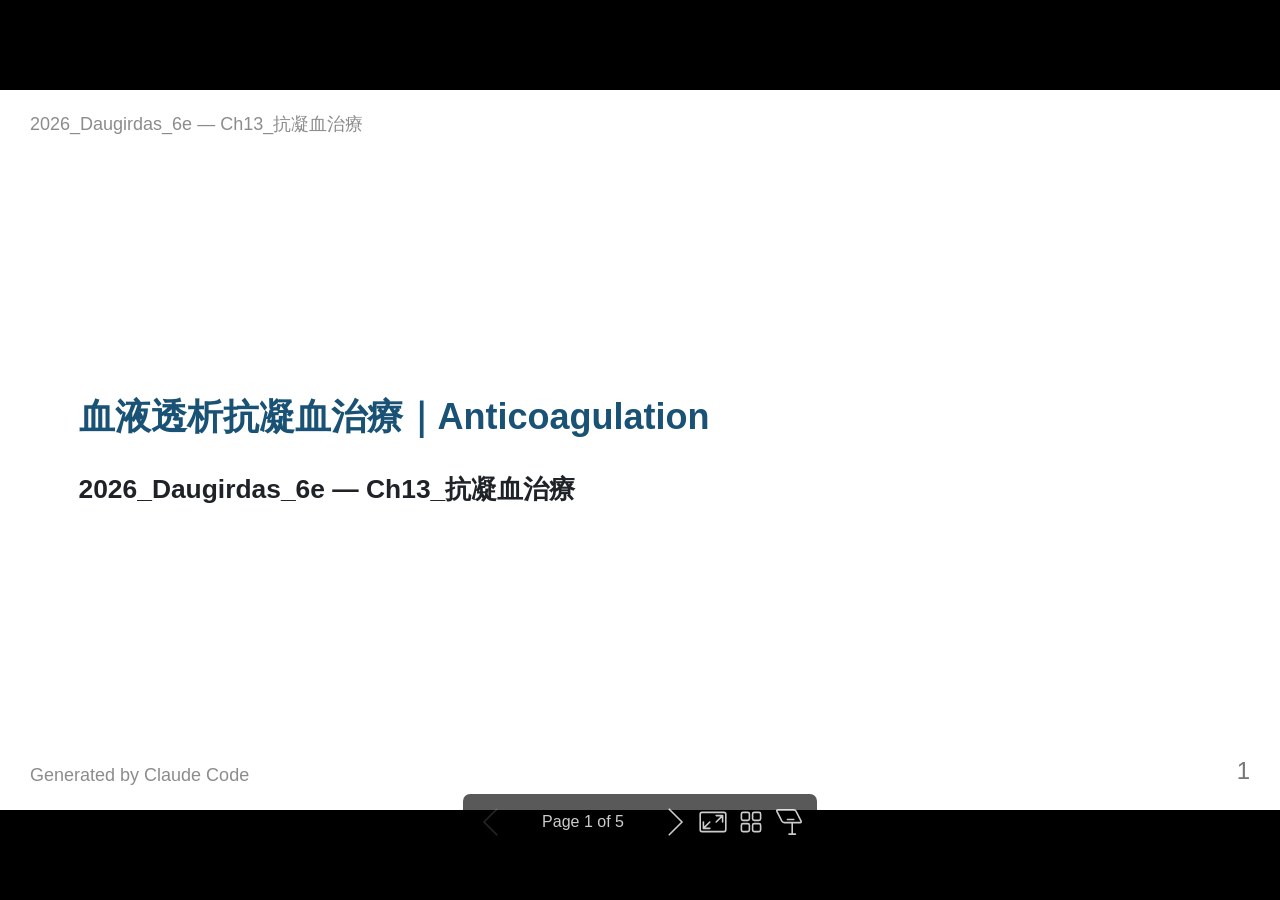
<file: docs/slides/2026_Daugirdas_6e/Ch13_抗凝血治療.html>
<!DOCTYPE html><html lang="zh-TW"><head><title>血液透析抗凝血治療｜Anticoagulation</title><meta property="og:title" content="血液透析抗凝血治療｜Anticoagulation"><meta charset="UTF-8"><meta name="viewport" content="width=device-width,height=device-height,initial-scale=1.0"><meta name="apple-mobile-web-app-capable" content="yes"><meta http-equiv="X-UA-Compatible" content="ie=edge"><meta property="og:type" content="website"><meta name="twitter:card" content="summary"><style>@media screen{body[data-bespoke-view=""] .bespoke-marp-parent>.bespoke-marp-osc>button,body[data-bespoke-view=next] .bespoke-marp-parent>.bespoke-marp-osc>button,body[data-bespoke-view=overview] button.bespoke-marp-overview-close,body[data-bespoke-view=presenter] .bespoke-marp-presenter-container .bespoke-marp-presenter-info-container .bespoke-marp-presenter-info-page-area .bespoke-marp-presenter-info-page,body[data-bespoke-view=presenter] .bespoke-marp-presenter-container .bespoke-marp-presenter-info-container button,body[data-bespoke-view=presenter] .bespoke-marp-presenter-container .bespoke-marp-presenter-note-container button{appearance:none;background-color:initial;border:0;color:inherit;cursor:pointer;font-size:inherit;opacity:.8;outline:none;padding:0;transition:opacity .2s linear;-webkit-tap-highlight-color:transparent}body[data-bespoke-view=""] .bespoke-marp-parent>.bespoke-marp-osc>button:disabled,body[data-bespoke-view=next] .bespoke-marp-parent>.bespoke-marp-osc>button:disabled,body[data-bespoke-view=overview] button.bespoke-marp-overview-close:disabled,body[data-bespoke-view=presenter] .bespoke-marp-presenter-container .bespoke-marp-presenter-info-container .bespoke-marp-presenter-info-page-area .bespoke-marp-presenter-info-page:disabled,body[data-bespoke-view=presenter] .bespoke-marp-presenter-container .bespoke-marp-presenter-info-container button:disabled,body[data-bespoke-view=presenter] .bespoke-marp-presenter-container .bespoke-marp-presenter-note-container button:disabled{cursor:not-allowed;opacity:.15!important}body[data-bespoke-view=""] .bespoke-marp-parent>.bespoke-marp-osc>button:hover,body[data-bespoke-view=next] .bespoke-marp-parent>.bespoke-marp-osc>button:hover,body[data-bespoke-view=overview] button.bespoke-marp-overview-close:hover,body[data-bespoke-view=presenter] .bespoke-marp-presenter-container .bespoke-marp-presenter-info-container .bespoke-marp-presenter-info-page-area .bespoke-marp-presenter-info-page:hover,body[data-bespoke-view=presenter] .bespoke-marp-presenter-container .bespoke-marp-presenter-info-container button:hover,body[data-bespoke-view=presenter] .bespoke-marp-presenter-container .bespoke-marp-presenter-note-container button:hover{opacity:1}body[data-bespoke-view=""] .bespoke-marp-parent>.bespoke-marp-osc>button:hover:active,body[data-bespoke-view=next] .bespoke-marp-parent>.bespoke-marp-osc>button:hover:active,body[data-bespoke-view=overview] button.bespoke-marp-overview-close:hover:active,body[data-bespoke-view=presenter] .bespoke-marp-presenter-container .bespoke-marp-presenter-info-container .bespoke-marp-presenter-info-page-area .bespoke-marp-presenter-info-page:hover:active,body[data-bespoke-view=presenter] .bespoke-marp-presenter-container .bespoke-marp-presenter-info-container button:hover:active,body[data-bespoke-view=presenter] .bespoke-marp-presenter-container .bespoke-marp-presenter-note-container button:hover:active{opacity:.6}body[data-bespoke-view=""] .bespoke-marp-parent>.bespoke-marp-osc>button:hover:not(:disabled),body[data-bespoke-view=next] .bespoke-marp-parent>.bespoke-marp-osc>button:hover:not(:disabled),body[data-bespoke-view=overview] button.bespoke-marp-overview-close:hover:not(:disabled),body[data-bespoke-view=presenter] .bespoke-marp-presenter-container .bespoke-marp-presenter-info-container .bespoke-marp-presenter-info-page-area .bespoke-marp-presenter-info-page:hover:not(:disabled),body[data-bespoke-view=presenter] .bespoke-marp-presenter-container .bespoke-marp-presenter-info-container button:hover:not(:disabled),body[data-bespoke-view=presenter] .bespoke-marp-presenter-container .bespoke-marp-presenter-note-container button:hover:not(:disabled){transition:none}body[data-bespoke-view=""] .bespoke-marp-parent>.bespoke-marp-osc>button[data-bespoke-marp-osc=prev],body[data-bespoke-view=next] .bespoke-marp-parent>.bespoke-marp-osc>button[data-bespoke-marp-osc=prev],body[data-bespoke-view=presenter] .bespoke-marp-presenter-container .bespoke-marp-presenter-info-container button.bespoke-marp-presenter-info-page-prev{background:#0000 url("[data-uri]") no-repeat 50%;background-size:contain;overflow:hidden;text-indent:100%;white-space:nowrap}body[data-bespoke-view=""] .bespoke-marp-parent>.bespoke-marp-osc>button[data-bespoke-marp-osc=next],body[data-bespoke-view=next] .bespoke-marp-parent>.bespoke-marp-osc>button[data-bespoke-marp-osc=next],body[data-bespoke-view=presenter] .bespoke-marp-presenter-container .bespoke-marp-presenter-info-container button.bespoke-marp-presenter-info-page-next{background:#0000 url("[data-uri]") no-repeat 50%;background-size:contain;overflow:hidden;text-indent:100%;white-space:nowrap}body[data-bespoke-view=""] .bespoke-marp-parent>.bespoke-marp-osc>button[data-bespoke-marp-osc=fullscreen],body[data-bespoke-view=next] .bespoke-marp-parent>.bespoke-marp-osc>button[data-bespoke-marp-osc=fullscreen]{background:#0000 url("[data-uri]") no-repeat 50%;background-size:contain;overflow:hidden;text-indent:100%;white-space:nowrap}body[data-bespoke-view=""] .bespoke-marp-parent>.bespoke-marp-osc>button.exit[data-bespoke-marp-osc=fullscreen],body[data-bespoke-view=next] .bespoke-marp-parent>.bespoke-marp-osc>button.exit[data-bespoke-marp-osc=fullscreen]{background-image:url("[data-uri]")}body[data-bespoke-view=""] .bespoke-marp-parent>.bespoke-marp-osc>button[data-bespoke-marp-osc=presenter],body[data-bespoke-view=next] .bespoke-marp-parent>.bespoke-marp-osc>button[data-bespoke-marp-osc=presenter]{background:#0000 url("[data-uri]") no-repeat 50%;background-size:contain;overflow:hidden;text-indent:100%;white-space:nowrap}body[data-bespoke-view=overview] button.bespoke-marp-overview-close,body[data-bespoke-view=presenter] .bespoke-marp-presenter-container .bespoke-marp-presenter-note-container button.bespoke-marp-presenter-note-bigger{background:#0000 url("[data-uri]") no-repeat 50%;background-size:contain;overflow:hidden;text-indent:100%;white-space:nowrap}body[data-bespoke-view=presenter] .bespoke-marp-presenter-container .bespoke-marp-presenter-note-container button.bespoke-marp-presenter-note-smaller{background:#0000 url("[data-uri]") no-repeat 50%;background-size:contain;overflow:hidden;text-indent:100%;white-space:nowrap}body[data-bespoke-view=""] .bespoke-marp-parent>.bespoke-marp-osc>button[data-bespoke-marp-osc=overview],body[data-bespoke-view=next] .bespoke-marp-parent>.bespoke-marp-osc>button[data-bespoke-marp-osc=overview]{background:#0000 url("[data-uri]") no-repeat 50%;background-size:contain;overflow:hidden;text-indent:100%;white-space:nowrap}}@keyframes __bespoke_marp_transition_reduced_outgoing__{0%{opacity:1}to{opacity:0}}@keyframes __bespoke_marp_transition_reduced_incoming__{0%{mix-blend-mode:plus-lighter;opacity:0}to{mix-blend-mode:plus-lighter;opacity:1}}.bespoke-marp-note,.bespoke-marp-osc,.bespoke-progress-parent{display:none;transition:none}@media screen{::view-transition-group(*){animation-duration:var(--marp-bespoke-transition-animation-duration,.5s);animation-timing-function:ease}::view-transition-new(*),::view-transition-old(*){animation-delay:0s;animation-direction:var(--marp-bespoke-transition-animation-direction,normal);animation-duration:var(--marp-bespoke-transition-animation-duration,.5s);animation-fill-mode:both;animation-name:var(--marp-bespoke-transition-animation-name,var(--marp-bespoke-transition-animation-name-fallback,__bespoke_marp_transition_no_animation__));mix-blend-mode:normal}::view-transition-old(*){--marp-bespoke-transition-animation-name-fallback:__bespoke_marp_transition_reduced_outgoing__;animation-timing-function:ease}::view-transition-new(*){--marp-bespoke-transition-animation-name-fallback:__bespoke_marp_transition_reduced_incoming__;animation-timing-function:ease}::view-transition-new(root),::view-transition-old(root){animation-timing-function:linear}::view-transition-new(__bespoke_marp_transition_osc__),::view-transition-old(__bespoke_marp_transition_osc__){animation-duration:0s!important;animation-name:__bespoke_marp_transition_osc__!important}::view-transition-new(__bespoke_marp_transition_osc__){opacity:0!important}.bespoke-marp-transition-warming-up::view-transition-group(*),.bespoke-marp-transition-warming-up::view-transition-new(*),.bespoke-marp-transition-warming-up::view-transition-old(*){animation-play-state:paused!important}body,html{height:100%;margin:0}body{background:#000;overflow:hidden}svg.bespoke-marp-slide{content-visibility:hidden;interactivity:inert;opacity:0;pointer-events:none;z-index:-1}svg.bespoke-marp-slide:not(.bespoke-marp-active) *{view-transition-name:none!important}svg.bespoke-marp-slide.bespoke-marp-active{content-visibility:visible;interactivity:auto;opacity:1;pointer-events:auto;z-index:0}svg.bespoke-marp-slide.bespoke-marp-active.bespoke-marp-active-ready *{animation-name:__bespoke_marp__!important}@supports not (content-visibility:hidden){svg.bespoke-marp-slide[data-bespoke-marp-load=hideable]{display:none}svg.bespoke-marp-slide[data-bespoke-marp-load=hideable].bespoke-marp-active{display:block}}}@media screen and (prefers-reduced-motion:reduce){svg.bespoke-marp-slide *{view-transition-name:none!important}}@media screen{[data-bespoke-marp-fragment=inactive]{visibility:hidden}body[data-bespoke-view=""] .bespoke-marp-parent,body[data-bespoke-view=next] .bespoke-marp-parent{inset:0;position:absolute}body[data-bespoke-view=""] .bespoke-marp-parent>.bespoke-marp-osc,body[data-bespoke-view=next] .bespoke-marp-parent>.bespoke-marp-osc{background:#000000a6;border-radius:7px;bottom:50px;color:#fff;contain:paint;display:block;font-family:Helvetica,Arial,sans-serif;font-size:16px;left:50%;line-height:0;opacity:1;padding:12px;position:absolute;touch-action:manipulation;transform:translateX(-50%);transition:opacity .2s linear;-webkit-user-select:none;user-select:none;view-transition-name:__bespoke_marp_transition_osc__;white-space:nowrap;will-change:transform;z-index:1}body[data-bespoke-view=""] .bespoke-marp-parent>.bespoke-marp-osc>:where(*),body[data-bespoke-view=next] .bespoke-marp-parent>.bespoke-marp-osc>:where(*){margin-left:6px}body[data-bespoke-view=""] .bespoke-marp-parent>.bespoke-marp-osc>:where(*):where(:first-child),body[data-bespoke-view=next] .bespoke-marp-parent>.bespoke-marp-osc>:where(*):where(:first-child){margin-left:0}body[data-bespoke-view=""] .bespoke-marp-parent>.bespoke-marp-osc>span,body[data-bespoke-view=next] .bespoke-marp-parent>.bespoke-marp-osc>span{opacity:.8}body[data-bespoke-view=""] .bespoke-marp-parent>.bespoke-marp-osc>span[data-bespoke-marp-osc=page],body[data-bespoke-view=next] .bespoke-marp-parent>.bespoke-marp-osc>span[data-bespoke-marp-osc=page]{display:inline-block;min-width:140px;text-align:center}body[data-bespoke-view=""] .bespoke-marp-parent>.bespoke-marp-osc>button[data-bespoke-marp-osc=fullscreen],body[data-bespoke-view=""] .bespoke-marp-parent>.bespoke-marp-osc>button[data-bespoke-marp-osc=next],body[data-bespoke-view=""] .bespoke-marp-parent>.bespoke-marp-osc>button[data-bespoke-marp-osc=overview],body[data-bespoke-view=""] .bespoke-marp-parent>.bespoke-marp-osc>button[data-bespoke-marp-osc=presenter],body[data-bespoke-view=""] .bespoke-marp-parent>.bespoke-marp-osc>button[data-bespoke-marp-osc=prev],body[data-bespoke-view=next] .bespoke-marp-parent>.bespoke-marp-osc>button[data-bespoke-marp-osc=fullscreen],body[data-bespoke-view=next] .bespoke-marp-parent>.bespoke-marp-osc>button[data-bespoke-marp-osc=next],body[data-bespoke-view=next] .bespoke-marp-parent>.bespoke-marp-osc>button[data-bespoke-marp-osc=overview],body[data-bespoke-view=next] .bespoke-marp-parent>.bespoke-marp-osc>button[data-bespoke-marp-osc=presenter],body[data-bespoke-view=next] .bespoke-marp-parent>.bespoke-marp-osc>button[data-bespoke-marp-osc=prev]{height:32px;line-height:32px;width:32px}body[data-bespoke-view=""] .bespoke-marp-parent.bespoke-marp-inactive,body[data-bespoke-view=next] .bespoke-marp-parent.bespoke-marp-inactive{cursor:none}body[data-bespoke-view=""] .bespoke-marp-parent.bespoke-marp-inactive>.bespoke-marp-osc,body[data-bespoke-view=next] .bespoke-marp-parent.bespoke-marp-inactive>.bespoke-marp-osc{opacity:0;pointer-events:none}body[data-bespoke-view=""] svg.bespoke-marp-slide,body[data-bespoke-view=next] svg.bespoke-marp-slide{height:100%;left:0;position:absolute;top:0;width:100%}body[data-bespoke-view=""] .bespoke-progress-parent{background:#222;display:flex;height:5px;width:100%}body[data-bespoke-view=""] .bespoke-progress-parent+:where(.bespoke-marp-parent){top:5px}body[data-bespoke-view=""] .bespoke-progress-parent .bespoke-progress-bar{background:#0288d1;flex:0 0 0;transition:flex-basis .2s cubic-bezier(0,1,1,1)}body[data-bespoke-view=next]{background:#0000}body[data-bespoke-view=presenter]{background:#161616}body[data-bespoke-view=presenter] .bespoke-marp-presenter-container{display:grid;font-family:Helvetica,Arial,sans-serif;grid-template:"current dragbar next" minmax(140px,1fr) "current dragbar note" 2fr "info    dragbar note" 3em;grid-template-columns:minmax(3px,var(--bespoke-marp-presenter-split-ratio,66%)) 0 minmax(3px,1fr);height:100%;left:0;position:absolute;top:0;width:100%}body[data-bespoke-view=presenter] .bespoke-marp-presenter-container :where(.bespoke-marp-parent){grid-area:current;overflow:hidden;position:relative}body[data-bespoke-view=presenter] .bespoke-marp-presenter-container :where(.bespoke-marp-parent) :where(svg.bespoke-marp-slide){height:calc(100% - 40px);left:20px;pointer-events:none;position:absolute;top:20px;-webkit-user-select:none;user-select:none;width:calc(100% - 40px)}body[data-bespoke-view=presenter] .bespoke-marp-presenter-container :where(.bespoke-marp-parent) :where(svg.bespoke-marp-slide).bespoke-marp-active{filter:drop-shadow(0 3px 10px rgba(0,0,0,.5))}body[data-bespoke-view=presenter] .bespoke-marp-presenter-container .bespoke-marp-presenter-dragbar-container{background:#0288d1;cursor:col-resize;grid-area:dragbar;margin-left:-3px;opacity:0;position:relative;transition:opacity .4s linear .1s;width:6px;z-index:10}body[data-bespoke-view=presenter] .bespoke-marp-presenter-container .bespoke-marp-presenter-dragbar-container:hover{opacity:1}body[data-bespoke-view=presenter] .bespoke-marp-presenter-container .bespoke-marp-presenter-dragbar-container.active{opacity:1;transition-delay:0s}body[data-bespoke-view=presenter] .bespoke-marp-presenter-container .bespoke-marp-presenter-next-container{background:#222;cursor:pointer;display:none;grid-area:next;overflow:hidden;position:relative}body[data-bespoke-view=presenter] .bespoke-marp-presenter-container .bespoke-marp-presenter-next-container.active{display:block}body[data-bespoke-view=presenter] .bespoke-marp-presenter-container .bespoke-marp-presenter-next-container iframe.bespoke-marp-presenter-next{background:#0000;border:0;display:block;filter:drop-shadow(0 3px 10px rgba(0,0,0,.5));height:calc(100% - 40px);left:20px;pointer-events:none;position:absolute;interactivity:inert;top:20px;-webkit-user-select:none;user-select:none;width:calc(100% - 40px)}body[data-bespoke-view=presenter] .bespoke-marp-presenter-container .bespoke-marp-presenter-note-container{background:#222;color:#eee;grid-area:note;position:relative;z-index:1}body[data-bespoke-view=presenter] .bespoke-marp-presenter-container .bespoke-marp-presenter-note-container button{height:1.5em;line-height:1.5em;width:1.5em}body[data-bespoke-view=presenter] .bespoke-marp-presenter-container .bespoke-marp-presenter-note-container .bespoke-marp-presenter-note-wrapper{display:block;inset:0;position:absolute}body[data-bespoke-view=presenter] .bespoke-marp-presenter-container .bespoke-marp-presenter-note-container .bespoke-marp-presenter-note-buttons{background:#000000a6;border-radius:4px;bottom:0;display:flex;gap:4px;margin:12px;opacity:0;padding:6px;pointer-events:none;position:absolute;right:0;transition:opacity .2s linear}body[data-bespoke-view=presenter] .bespoke-marp-presenter-container .bespoke-marp-presenter-note-container .bespoke-marp-presenter-note-buttons:focus-within,body[data-bespoke-view=presenter] .bespoke-marp-presenter-container .bespoke-marp-presenter-note-container .bespoke-marp-presenter-note-wrapper:focus-within+.bespoke-marp-presenter-note-buttons,body[data-bespoke-view=presenter] .bespoke-marp-presenter-container .bespoke-marp-presenter-note-container:hover .bespoke-marp-presenter-note-buttons{opacity:1;pointer-events:auto}body[data-bespoke-view=presenter] .bespoke-marp-presenter-container .bespoke-marp-presenter-note-container .bespoke-marp-note{box-sizing:border-box;font-size:calc(1.1em*var(--bespoke-marp-note-font-scale, 1));height:calc(100% - 40px);margin:20px;overflow:auto;padding-right:3px;white-space:pre-wrap;width:calc(100% - 40px);word-wrap:break-word;scrollbar-color:#eeeeee80 #0000;scrollbar-width:thin}body[data-bespoke-view=presenter] .bespoke-marp-presenter-container .bespoke-marp-presenter-note-container .bespoke-marp-note::-webkit-scrollbar{width:6px}body[data-bespoke-view=presenter] .bespoke-marp-presenter-container .bespoke-marp-presenter-note-container .bespoke-marp-note::-webkit-scrollbar-track{background:#0000}body[data-bespoke-view=presenter] .bespoke-marp-presenter-container .bespoke-marp-presenter-note-container .bespoke-marp-note::-webkit-scrollbar-thumb{background:#eeeeee80;border-radius:6px}body[data-bespoke-view=presenter] .bespoke-marp-presenter-container .bespoke-marp-presenter-note-container .bespoke-marp-note:empty{pointer-events:none}body[data-bespoke-view=presenter] .bespoke-marp-presenter-container .bespoke-marp-presenter-note-container .bespoke-marp-note.active{display:block}body[data-bespoke-view=presenter] .bespoke-marp-presenter-container .bespoke-marp-presenter-note-container .bespoke-marp-note p:first-child{margin-top:0}body[data-bespoke-view=presenter] .bespoke-marp-presenter-container .bespoke-marp-presenter-note-container .bespoke-marp-note p:last-child{margin-bottom:0}body[data-bespoke-view=presenter] .bespoke-marp-presenter-container .bespoke-marp-presenter-info-container{align-items:center;box-sizing:border-box;color:#eee;display:flex;flex-wrap:nowrap;grid-area:info;justify-content:center;overflow:hidden;padding:0 10px}body[data-bespoke-view=presenter] .bespoke-marp-presenter-container .bespoke-marp-presenter-info-container .bespoke-marp-presenter-info-page-area,body[data-bespoke-view=presenter] .bespoke-marp-presenter-container .bespoke-marp-presenter-info-container .bespoke-marp-presenter-info-time,body[data-bespoke-view=presenter] .bespoke-marp-presenter-container .bespoke-marp-presenter-info-container .bespoke-marp-presenter-info-timer{box-sizing:border-box;display:block;padding:0 10px;white-space:nowrap;width:100%}body[data-bespoke-view=presenter] .bespoke-marp-presenter-container .bespoke-marp-presenter-info-container button{height:1.5em;line-height:1.5em;width:1.5em}body[data-bespoke-view=presenter] .bespoke-marp-presenter-container .bespoke-marp-presenter-info-container .bespoke-marp-presenter-info-page-area{order:2;text-align:center}body[data-bespoke-view=presenter] .bespoke-marp-presenter-container .bespoke-marp-presenter-info-container .bespoke-marp-presenter-info-page-area .bespoke-marp-presenter-info-page{display:inline-block;min-width:120px;text-align:center}body[data-bespoke-view=presenter] .bespoke-marp-presenter-container .bespoke-marp-presenter-info-container .bespoke-marp-presenter-info-time{color:#999;order:1;text-align:left}body[data-bespoke-view=presenter] .bespoke-marp-presenter-container .bespoke-marp-presenter-info-container .bespoke-marp-presenter-info-timer{color:#999;order:3;text-align:right}body[data-bespoke-view=presenter] .bespoke-marp-presenter-container .bespoke-marp-presenter-info-container .bespoke-marp-presenter-info-timer:hover{cursor:pointer}body[data-bespoke-view=overview]{background:#161616;overflow:auto}body[data-bespoke-view=overview] [data-bespoke-marp-fragment=inactive]{visibility:visible}body[data-bespoke-view=overview] .bespoke-marp-overview-header{backdrop-filter:blur(4px);background:#222222d9;box-shadow:0 3px 10px #00000080;box-sizing:border-box;display:flex;height:48px;inset:0 0 auto;justify-content:flex-end;padding:10px;position:fixed;z-index:1}body[data-bespoke-view=overview] button.bespoke-marp-overview-close{height:28px;line-height:28px;transform:rotate(45deg);width:28px}body[data-bespoke-view=overview] .bespoke-marp-parent{display:grid;gap:40px;grid-template-columns:repeat(auto-fit,minmax(0,240px));justify-content:space-around;padding:30px}body[data-bespoke-view=overview] .bespoke-marp-parent svg.bespoke-marp-slide{--bov-selected:#0000;--bov-focus:#161616;--bov-focus-outline:#0000;background-image:conic-gradient(#161616 0 0),conic-gradient(var(--bov-focus) 0 0),conic-gradient(var(--bov-focus-outline) 0 0),conic-gradient(var(--bov-selected) 0 0);background-position:5px 5px,3px 3px,2px 2px,0 0;background-repeat:no-repeat;background-size:calc(100% - 10px) calc(100% - 10px),calc(100% - 6px) calc(100% - 6px),calc(100% - 4px) calc(100% - 4px),100% 100%;content-visibility:visible;cursor:pointer;filter:drop-shadow(0 3px 10px rgba(0,0,0,.5));margin:-6px;padding:6px;interactivity:auto;opacity:1;outline:0;pointer-events:auto;scroll-margin-block:30px;width:100%;z-index:0}body[data-bespoke-view=overview] .bespoke-marp-parent svg.bespoke-marp-slide *,body[data-bespoke-view=overview] .bespoke-marp-parent svg.bespoke-marp-slide.bespoke-marp-active *{pointer-events:none;interactivity:inert}body[data-bespoke-view=overview] .bespoke-marp-parent svg.bespoke-marp-slide:active,body[data-bespoke-view=overview] .bespoke-marp-parent svg.bespoke-marp-slide:focus-visible,body[data-bespoke-view=overview] .bespoke-marp-parent svg.bespoke-marp-slide:hover{--bov-focus-outline:#161616}body[data-bespoke-view=overview] .bespoke-marp-parent svg.bespoke-marp-slide:focus-visible,body[data-bespoke-view=overview] .bespoke-marp-parent svg.bespoke-marp-slide:hover{--bov-focus:#999}body[data-bespoke-view=overview] .bespoke-marp-parent svg.bespoke-marp-slide:active{--bov-focus:#eee}body[data-bespoke-view=overview] .bespoke-marp-parent svg.bespoke-marp-slide.bespoke-marp-active{--bov-selected:#0288d1}body[data-bespoke-view=overview]:has(.bespoke-marp-overview-header) .bespoke-marp-parent{padding-top:78px}body[data-bespoke-view=overview]:has(.bespoke-marp-overview-header) .bespoke-marp-parent svg.bespoke-marp-slide{scroll-margin-top:78px}.bespoke-marp-overview{background:#000000a6;inset:0;opacity:0;pointer-events:none;position:fixed;transition:opacity .1s ease;z-index:10}.bespoke-marp-overview iframe{background:#222;border:0;display:block;height:100%;left:0;position:absolute;top:0;width:100%}.bespoke-marp-overview[data-open="1"]{opacity:1;pointer-events:auto}}@media print{.bespoke-marp-overview,.bespoke-marp-presenter-info-container,.bespoke-marp-presenter-next-container,.bespoke-marp-presenter-note-container{display:none}}</style><style>div#\:\$p > svg > foreignObject > section{width:1280px;height:720px;box-sizing:border-box;overflow:hidden;position:relative;scroll-snap-align:center center;-webkit-text-size-adjust:100%;text-size-adjust:100%}div#\:\$p > svg > foreignObject > section::after{bottom:0;content:attr(data-marpit-pagination);padding:inherit;pointer-events:none;position:absolute;right:0}div#\:\$p > svg > foreignObject > section:not([data-marpit-pagination])::after{display:none}div#\:\$p > svg > foreignObject > section :is(h1, marp-h1){font-size:2em;margin-block:0.67em}div#\:\$p > svg > foreignObject > section video::-webkit-media-controls{will-change:transform}@page {size:1280px 720px;margin:0}@media print{html, body{background-color:#fff;margin:0;page-break-inside:avoid;break-inside:avoid-page}div#\:\$p > svg > foreignObject > section{page-break-before:always;break-before:page}div#\:\$p > svg > foreignObject > section, div#\:\$p > svg > foreignObject > section *{-webkit-print-color-adjust:exact!important;animation-delay:0s!important;animation-duration:0s!important;color-adjust:exact!important;print-color-adjust:exact!important;transition:none!important}div#\:\$p > svg[data-marpit-svg]{display:block;height:100vh;width:100vw}}div#\:\$p > svg > foreignObject > :where(section){container-type:size}div#\:\$p > svg > foreignObject > section img[data-marp-twemoji]{background:transparent;height:1em;margin:0 .05em 0 .1em;vertical-align:-.1em;width:1em}div#\:\$p > svg > foreignObject > section{--fgColor-danger:light-dark(#d1242f, #f85149);--bgColor-attention-muted:light-dark(#fff8c5, #bb800926);--bgColor-muted:light-dark(#f6f8fa, #151b23);--bgColor-neutral-muted:light-dark(#818b981f, #656c7633);--borderColor-accent-emphasis:light-dark(#0969da, #1f6feb);--borderColor-attention-emphasis:light-dark(#9a6700, #9e6a03);--borderColor-danger-emphasis:light-dark(#cf222e, #da3633);--borderColor-default:light-dark(#d1d9e0, #3d444d);--borderColor-done-emphasis:light-dark(#8250df, #8957e5);--borderColor-success-emphasis:light-dark(#1a7f37, #238636);--color-prettylights-syntax-brackethighlighter-angle:light-dark(#59636e, #9198a1);--color-prettylights-syntax-brackethighlighter-unmatched:light-dark(#82071e, #f85149);--color-prettylights-syntax-carriage-return-bg:light-dark(#cf222e, #b62324);--color-prettylights-syntax-carriage-return-text:light-dark(#f6f8fa, #f0f6fc);--color-prettylights-syntax-comment:light-dark(#59636e, #9198a1);--color-prettylights-syntax-constant:light-dark(#0550ae, #79c0ff);--color-prettylights-syntax-constant-other-reference-link:light-dark(#0a3069, #a5d6ff);--color-prettylights-syntax-entity:light-dark(#6639ba, #d2a8ff);--color-prettylights-syntax-entity-tag:light-dark(#0550ae, #7ee787);--color-prettylights-syntax-invalid-illegal-text:light-dark(var(--fgColor-danger), var(--fgColor-danger));--color-prettylights-syntax-keyword:light-dark(#cf222e, #ff7b72);--color-prettylights-syntax-markup-changed-bg:light-dark(#ffd8b5, #5a1e02);--color-prettylights-syntax-markup-changed-text:light-dark(#953800, #ffdfb6);--color-prettylights-syntax-markup-deleted-bg:light-dark(#ffebe9, #67060c);--color-prettylights-syntax-markup-deleted-text:light-dark(#82071e, #ffdcd7);--color-prettylights-syntax-markup-heading:light-dark(#0550ae, #1f6feb);--color-prettylights-syntax-markup-ignored-bg:light-dark(#0550ae, #1158c7);--color-prettylights-syntax-markup-ignored-text:light-dark(#d1d9e0, #f0f6fc);--color-prettylights-syntax-markup-inserted-bg:light-dark(#dafbe1, #033a16);--color-prettylights-syntax-markup-inserted-text:light-dark(#116329, #aff5b4);--color-prettylights-syntax-markup-list:light-dark(#3b2300, #f2cc60);--color-prettylights-syntax-meta-diff-range:light-dark(#8250df, #d2a8ff);--color-prettylights-syntax-string:light-dark(#0a3069, #a5d6ff);--color-prettylights-syntax-string-regexp:light-dark(#116329, #7ee787);--color-prettylights-syntax-sublimelinter-gutter-mark:light-dark(#818b98, #3d444d);--color-prettylights-syntax-variable:light-dark(#953800, #ffa657);--fgColor-accent:light-dark(#0969da, #4493f8);--fgColor-attention:light-dark(#9a6700, #d29922);--fgColor-done:light-dark(#8250df, #ab7df8);--fgColor-muted:light-dark(#59636e, #9198a1);--fgColor-success:light-dark(#1a7f37, #3fb950);--bgColor-default:light-dark(#fff, #0d1117);--borderColor-muted:light-dark(#d1d9e0b3, #3d444db3);--color-prettylights-syntax-invalid-illegal-bg:light-dark(var(--bgColor-danger-muted), var(--bgColor-danger-muted));--color-prettylights-syntax-markup-bold:light-dark(#1f2328, #f0f6fc);--color-prettylights-syntax-markup-italic:light-dark(#1f2328, #f0f6fc);--color-prettylights-syntax-storage-modifier-import:light-dark(#1f2328, #f0f6fc);--fgColor-default:light-dark(#1f2328, #f0f6fc);--focus-outlineColor:light-dark(var(--borderColor-accent-emphasis), var(--borderColor-accent-emphasis));--borderColor-neutral-muted:light-dark(var(--borderColor-muted), var(--borderColor-muted));--base-size-16:calc(var(--marpit-root-font-size, 1rem) * 1);--base-size-24:calc(var(--marpit-root-font-size, 1rem) * 1.5);--base-size-4:calc(var(--marpit-root-font-size, 1rem) * 0.25);--base-size-40:calc(var(--marpit-root-font-size, 1rem) * 2.5);--base-size-8:calc(var(--marpit-root-font-size, 1rem) * 0.5);--base-text-weight-medium:500;--base-text-weight-normal:400;--base-text-weight-semibold:600;--fontStack-monospace:ui-monospace, SFMono-Regular, SF Mono, Menlo, Consolas, Liberation Mono, monospace;--fontStack-sansSerif:-apple-system, BlinkMacSystemFont, "Segoe UI", "Noto Sans", Helvetica, Arial, sans-serif, "Apple Color Emoji", "Segoe UI Emoji";}/*!
 * Marp default theme.
 *
 * @theme default
 * @author Yuki Hattori
 *
 * @auto-scaling true
 * @size 16:9 1280px 720px
 * @size 4:3 960px 720px
 */div#\:\$p > svg > foreignObject > section [data-theme=light],div#\:\$p > svg > foreignObject > section{color-scheme:light}div#\:\$p > svg > foreignObject > section [data-theme=dark],div#\:\$p > svg > foreignObject > section:where(.invert){color-scheme:dark}div#\:\$p > svg > foreignObject > section{-ms-text-size-adjust:100%;-webkit-text-size-adjust:100%;background-color:var(--bgColor-default);color:var(--fgColor-default);font-family:var(--fontStack-sansSerif, -apple-system, BlinkMacSystemFont, "Segoe UI", "Noto Sans", Helvetica, Arial, sans-serif, "Apple Color Emoji", "Segoe UI Emoji");font-size:16px;font-weight:var(--base-text-weight-normal, 400);line-height:1.5;margin:0;word-wrap:break-word}div#\:\$p > svg > foreignObject > section{--marpit-root-font-size:16px}div#\:\$p > svg > foreignObject > section a{text-decoration:underline;text-underline-offset:calc(var(--marpit-root-font-size, 1rem) * .2)}div#\:\$p > svg > foreignObject > section :is(h1, marp-h1):hover .anchor .octicon-link:before,div#\:\$p > svg > foreignObject > section :is(h2, marp-h2):hover .anchor .octicon-link:before,div#\:\$p > svg > foreignObject > section :is(h3, marp-h3):hover .anchor .octicon-link:before,div#\:\$p > svg > foreignObject > section :is(h4, marp-h4):hover .anchor .octicon-link:before,div#\:\$p > svg > foreignObject > section :is(h5, marp-h5):hover .anchor .octicon-link:before,div#\:\$p > svg > foreignObject > section :is(h6, marp-h6):hover .anchor .octicon-link:before{background-color:currentColor;content:" ";display:inline-block;height:16px;-webkit-mask-image:url('data:image/svg+xml;charset=utf-8,<svg xmlns="http://www.w3.org/2000/svg" aria-hidden="true" viewBox="0 0 16 16"><path fill-rule="evenodd" d="M7.775 3.275a.75.75 0 0 0 1.06 1.06l1.25-1.25a2 2 0 1 1 2.83 2.83l-2.5 2.5a2 2 0 0 1-2.83 0 .75.75 0 0 0-1.06 1.06 3.5 3.5 0 0 0 4.95 0l2.5-2.5a3.5 3.5 0 0 0-4.95-4.95zm-4.69 9.64a2 2 0 0 1 0-2.83l2.5-2.5a2 2 0 0 1 2.83 0 .75.75 0 0 0 1.06-1.06 3.5 3.5 0 0 0-4.95 0l-2.5 2.5a3.5 3.5 0 0 0 4.95 4.95l1.25-1.25a.75.75 0 0 0-1.06-1.06l-1.25 1.25a2 2 0 0 1-2.83 0"/></svg>');mask-image:url('data:image/svg+xml;charset=utf-8,<svg xmlns="http://www.w3.org/2000/svg" aria-hidden="true" viewBox="0 0 16 16"><path fill-rule="evenodd" d="M7.775 3.275a.75.75 0 0 0 1.06 1.06l1.25-1.25a2 2 0 1 1 2.83 2.83l-2.5 2.5a2 2 0 0 1-2.83 0 .75.75 0 0 0-1.06 1.06 3.5 3.5 0 0 0 4.95 0l2.5-2.5a3.5 3.5 0 0 0-4.95-4.95zm-4.69 9.64a2 2 0 0 1 0-2.83l2.5-2.5a2 2 0 0 1 2.83 0 .75.75 0 0 0 1.06-1.06 3.5 3.5 0 0 0-4.95 0l-2.5 2.5a3.5 3.5 0 0 0 4.95 4.95l1.25-1.25a.75.75 0 0 0-1.06-1.06l-1.25 1.25a2 2 0 0 1-2.83 0"/></svg>');width:16px}div#\:\$p > svg > foreignObject > section details,div#\:\$p > svg > foreignObject > section figcaption,div#\:\$p > svg > foreignObject > section figure{display:block}div#\:\$p > svg > foreignObject > section summary{display:list-item}div#\:\$p > svg > foreignObject > section [hidden]{display:none!important}div#\:\$p > svg > foreignObject > section a{background-color:transparent;color:var(--fgColor-accent);text-decoration:none}div#\:\$p > svg > foreignObject > section abbr[title]{border-bottom:none;-webkit-text-decoration:underline dotted;text-decoration:underline dotted}div#\:\$p > svg > foreignObject > section b,div#\:\$p > svg > foreignObject > section strong{font-weight:var(--base-text-weight-semibold, 600)}div#\:\$p > svg > foreignObject > section dfn{font-style:italic}div#\:\$p > svg > foreignObject > section :is(h1, marp-h1){border-bottom:1px solid var(--borderColor-muted);font-size:2em;font-weight:var(--base-text-weight-semibold, 600);margin:.67em 0;padding-bottom:.3em}div#\:\$p > svg > foreignObject > section mark{background-color:var(--bgColor-attention-muted);color:var(--fgColor-default)}div#\:\$p > svg > foreignObject > section small{font-size:90%}div#\:\$p > svg > foreignObject > section sub,div#\:\$p > svg > foreignObject > section sup{font-size:75%;line-height:0;position:relative;vertical-align:baseline}div#\:\$p > svg > foreignObject > section sub{bottom:-.25em}div#\:\$p > svg > foreignObject > section sup{top:-.5em}div#\:\$p > svg > foreignObject > section img{border-style:none;box-sizing:content-box;max-width:100%}div#\:\$p > svg > foreignObject > section code,div#\:\$p > svg > foreignObject > section kbd,div#\:\$p > svg > foreignObject > section :is(pre, marp-pre),div#\:\$p > svg > foreignObject > section samp{font-family:monospace;font-size:1em}div#\:\$p > svg > foreignObject > section figure{margin:1em var(--base-size-40)}div#\:\$p > svg > foreignObject > section hr{background:transparent;background-color:var(--borderColor-default);border:0;box-sizing:content-box;height:.25em;margin:var(--base-size-24) 0;overflow:hidden;padding:0}div#\:\$p > svg > foreignObject > section input{font:inherit;font-family:inherit;font-size:inherit;line-height:inherit;margin:0;overflow:visible}div#\:\$p > svg > foreignObject > section [type=button],div#\:\$p > svg > foreignObject > section [type=reset],div#\:\$p > svg > foreignObject > section [type=submit]{-webkit-appearance:button;-moz-appearance:button;appearance:button}div#\:\$p > svg > foreignObject > section [type=checkbox],div#\:\$p > svg > foreignObject > section [type=radio]{box-sizing:border-box;padding:0}div#\:\$p > svg > foreignObject > section [type=number]::-webkit-inner-spin-button,div#\:\$p > svg > foreignObject > section [type=number]::-webkit-outer-spin-button{height:auto}div#\:\$p > svg > foreignObject > section [type=search]::-webkit-search-cancel-button,div#\:\$p > svg > foreignObject > section [type=search]::-webkit-search-decoration{-webkit-appearance:none;appearance:none}div#\:\$p > svg > foreignObject > section ::-webkit-input-placeholder{color:inherit;opacity:.54}div#\:\$p > svg > foreignObject > section ::-webkit-file-upload-button{-webkit-appearance:button;appearance:button;font:inherit}div#\:\$p > svg > foreignObject > section a:hover{text-decoration:underline}div#\:\$p > svg > foreignObject > section ::-moz-placeholder{color:var(--fgColor-muted);opacity:1}div#\:\$p > svg > foreignObject > section ::placeholder{color:var(--fgColor-muted);opacity:1}div#\:\$p > svg > foreignObject > section hr:after,div#\:\$p > svg > foreignObject > section hr:before{content:"";display:table}div#\:\$p > svg > foreignObject > section hr:after{clear:both}div#\:\$p > svg > foreignObject > section table{border-collapse:collapse;border-spacing:0;display:block;font-variant:tabular-nums;max-width:100%;overflow:auto;width:-moz-max-content;width:max-content}div#\:\$p > svg > foreignObject > section td,div#\:\$p > svg > foreignObject > section th{padding:0}div#\:\$p > svg > foreignObject > section details summary{cursor:pointer}div#\:\$p > svg > foreignObject > section [role=button]:focus,div#\:\$p > svg > foreignObject > section a:focus,div#\:\$p > svg > foreignObject > section input[type=checkbox]:focus,div#\:\$p > svg > foreignObject > section input[type=radio]:focus{box-shadow:none;outline:2px solid var(--focus-outlineColor);outline-offset:-2px}div#\:\$p > svg > foreignObject > section [role=button]:focus:not(:focus-visible),div#\:\$p > svg > foreignObject > section a:focus:not(:focus-visible),div#\:\$p > svg > foreignObject > section input[type=checkbox]:focus:not(:focus-visible),div#\:\$p > svg > foreignObject > section input[type=radio]:focus:not(:focus-visible){outline:1px solid transparent}div#\:\$p > svg > foreignObject > section [role=button]:focus-visible,div#\:\$p > svg > foreignObject > section a:focus-visible,div#\:\$p > svg > foreignObject > section input[type=checkbox]:focus-visible,div#\:\$p > svg > foreignObject > section input[type=radio]:focus-visible{box-shadow:none;outline:2px solid var(--focus-outlineColor);outline-offset:-2px}div#\:\$p > svg > foreignObject > section a:not([class]):focus,div#\:\$p > svg > foreignObject > section a:not([class]):focus-visible,div#\:\$p > svg > foreignObject > section input[type=checkbox]:focus,div#\:\$p > svg > foreignObject > section input[type=checkbox]:focus-visible,div#\:\$p > svg > foreignObject > section input[type=radio]:focus,div#\:\$p > svg > foreignObject > section input[type=radio]:focus-visible{outline-offset:0}div#\:\$p > svg > foreignObject > section kbd{background-color:var(--bgColor-muted);border-bottom-color:var(--borderColor-neutral-muted);border:1px solid var(--borderColor-neutral-muted);border-radius:6px;box-shadow:inset 0 -1px 0 var(--borderColor-neutral-muted);color:var(--fgColor-default);display:inline-block;font:11px var(--fontStack-monospace, ui-monospace, SFMono-Regular, SF Mono, Menlo, Consolas, Liberation Mono, monospace);line-height:10px;padding:var(--base-size-4);vertical-align:middle}div#\:\$p > svg > foreignObject > section :is(h1, marp-h1),div#\:\$p > svg > foreignObject > section :is(h2, marp-h2),div#\:\$p > svg > foreignObject > section :is(h3, marp-h3),div#\:\$p > svg > foreignObject > section :is(h4, marp-h4),div#\:\$p > svg > foreignObject > section :is(h5, marp-h5),div#\:\$p > svg > foreignObject > section :is(h6, marp-h6){font-weight:var(--base-text-weight-semibold, 600);line-height:1.25;margin-bottom:var(--base-size-16);margin-top:var(--base-size-24)}div#\:\$p > svg > foreignObject > section :is(h2, marp-h2){border-bottom:1px solid var(--borderColor-muted);font-size:1.5em;padding-bottom:.3em}div#\:\$p > svg > foreignObject > section :is(h2, marp-h2),div#\:\$p > svg > foreignObject > section :is(h3, marp-h3){font-weight:var(--base-text-weight-semibold, 600)}div#\:\$p > svg > foreignObject > section :is(h3, marp-h3){font-size:1.25em}div#\:\$p > svg > foreignObject > section :is(h4, marp-h4){font-size:1em}div#\:\$p > svg > foreignObject > section :is(h4, marp-h4),div#\:\$p > svg > foreignObject > section :is(h5, marp-h5){font-weight:var(--base-text-weight-semibold, 600)}div#\:\$p > svg > foreignObject > section :is(h5, marp-h5){font-size:.875em}div#\:\$p > svg > foreignObject > section :is(h6, marp-h6){color:var(--fgColor-muted);font-size:.85em;font-weight:var(--base-text-weight-semibold, 600)}div#\:\$p > svg > foreignObject > section p{margin-bottom:10px;margin-top:0}div#\:\$p > svg > foreignObject > section blockquote{border-left:.25em solid var(--borderColor-default);color:var(--fgColor-muted);margin:0;padding:0 1em}div#\:\$p > svg > foreignObject > section ol,div#\:\$p > svg > foreignObject > section ul{margin-bottom:0;margin-top:0;padding-left:2em}div#\:\$p > svg > foreignObject > section ol ol,div#\:\$p > svg > foreignObject > section ul ol{list-style-type:lower-roman}div#\:\$p > svg > foreignObject > section ol ol ol,div#\:\$p > svg > foreignObject > section ol ul ol,div#\:\$p > svg > foreignObject > section ul ol ol,div#\:\$p > svg > foreignObject > section ul ul ol{list-style-type:lower-alpha}div#\:\$p > svg > foreignObject > section dd{margin-left:0}div#\:\$p > svg > foreignObject > section code,div#\:\$p > svg > foreignObject > section :is(pre, marp-pre),div#\:\$p > svg > foreignObject > section samp,div#\:\$p > svg > foreignObject > section tt{font-family:var(--fontStack-monospace, ui-monospace, SFMono-Regular, SF Mono, Menlo, Consolas, Liberation Mono, monospace);font-size:12px}div#\:\$p > svg > foreignObject > section :is(pre, marp-pre){margin-bottom:0;margin-top:0;word-wrap:normal}div#\:\$p > svg > foreignObject > section .octicon{display:inline-block;fill:currentColor;overflow:visible!important;vertical-align:text-bottom}div#\:\$p > svg > foreignObject > section input::-webkit-inner-spin-button,div#\:\$p > svg > foreignObject > section input::-webkit-outer-spin-button{-webkit-appearance:none;appearance:none;margin:0}div#\:\$p > svg > foreignObject > section .mr-2{margin-right:var(--base-size-8, 8px)!important}div#\:\$p > svg > foreignObject > section:after,div#\:\$p > svg > foreignObject > section:before{display:table}div#\:\$p > svg > foreignObject > section:after{clear:both}div#\:\$p > svg > foreignObject > section>:first-child{margin-top:0!important}div#\:\$p > svg > foreignObject > section>:last-child{margin-bottom:0!important}div#\:\$p > svg > foreignObject > section a:not([href]){color:inherit;text-decoration:none}div#\:\$p > svg > foreignObject > section .absent{color:var(--fgColor-danger)}div#\:\$p > svg > foreignObject > section .anchor{float:left;line-height:1;margin-left:-20px;padding-right:var(--base-size-4)}div#\:\$p > svg > foreignObject > section .anchor:focus{outline:none}div#\:\$p > svg > foreignObject > section blockquote,div#\:\$p > svg > foreignObject > section details,div#\:\$p > svg > foreignObject > section dl,div#\:\$p > svg > foreignObject > section ol,div#\:\$p > svg > foreignObject > section p,div#\:\$p > svg > foreignObject > section :is(pre, marp-pre),div#\:\$p > svg > foreignObject > section table,div#\:\$p > svg > foreignObject > section ul{margin-bottom:var(--base-size-16);margin-top:0}div#\:\$p > svg > foreignObject > section blockquote>:first-child{margin-top:0}div#\:\$p > svg > foreignObject > section blockquote>:last-child{margin-bottom:0}div#\:\$p > svg > foreignObject > section :is(h1, marp-h1) .octicon-link,div#\:\$p > svg > foreignObject > section :is(h2, marp-h2) .octicon-link,div#\:\$p > svg > foreignObject > section :is(h3, marp-h3) .octicon-link,div#\:\$p > svg > foreignObject > section :is(h4, marp-h4) .octicon-link,div#\:\$p > svg > foreignObject > section :is(h5, marp-h5) .octicon-link,div#\:\$p > svg > foreignObject > section :is(h6, marp-h6) .octicon-link{color:var(--fgColor-default);vertical-align:middle;visibility:hidden}div#\:\$p > svg > foreignObject > section :is(h1, marp-h1):hover .anchor,div#\:\$p > svg > foreignObject > section :is(h2, marp-h2):hover .anchor,div#\:\$p > svg > foreignObject > section :is(h3, marp-h3):hover .anchor,div#\:\$p > svg > foreignObject > section :is(h4, marp-h4):hover .anchor,div#\:\$p > svg > foreignObject > section :is(h5, marp-h5):hover .anchor,div#\:\$p > svg > foreignObject > section :is(h6, marp-h6):hover .anchor{text-decoration:none}div#\:\$p > svg > foreignObject > section :is(h1, marp-h1):hover .anchor .octicon-link,div#\:\$p > svg > foreignObject > section :is(h2, marp-h2):hover .anchor .octicon-link,div#\:\$p > svg > foreignObject > section :is(h3, marp-h3):hover .anchor .octicon-link,div#\:\$p > svg > foreignObject > section :is(h4, marp-h4):hover .anchor .octicon-link,div#\:\$p > svg > foreignObject > section :is(h5, marp-h5):hover .anchor .octicon-link,div#\:\$p > svg > foreignObject > section :is(h6, marp-h6):hover .anchor .octicon-link{visibility:visible}div#\:\$p > svg > foreignObject > section :is(h1, marp-h1) code,div#\:\$p > svg > foreignObject > section :is(h1, marp-h1) tt,div#\:\$p > svg > foreignObject > section :is(h2, marp-h2) code,div#\:\$p > svg > foreignObject > section :is(h2, marp-h2) tt,div#\:\$p > svg > foreignObject > section :is(h3, marp-h3) code,div#\:\$p > svg > foreignObject > section :is(h3, marp-h3) tt,div#\:\$p > svg > foreignObject > section :is(h4, marp-h4) code,div#\:\$p > svg > foreignObject > section :is(h4, marp-h4) tt,div#\:\$p > svg > foreignObject > section :is(h5, marp-h5) code,div#\:\$p > svg > foreignObject > section :is(h5, marp-h5) tt,div#\:\$p > svg > foreignObject > section :is(h6, marp-h6) code,div#\:\$p > svg > foreignObject > section :is(h6, marp-h6) tt{font-size:inherit;padding:0 .2em}div#\:\$p > svg > foreignObject > section summary :is(h1, marp-h1),div#\:\$p > svg > foreignObject > section summary :is(h2, marp-h2),div#\:\$p > svg > foreignObject > section summary :is(h3, marp-h3),div#\:\$p > svg > foreignObject > section summary :is(h4, marp-h4),div#\:\$p > svg > foreignObject > section summary :is(h5, marp-h5),div#\:\$p > svg > foreignObject > section summary :is(h6, marp-h6){display:inline-block}div#\:\$p > svg > foreignObject > section summary :is(h1, marp-h1) .anchor,div#\:\$p > svg > foreignObject > section summary :is(h2, marp-h2) .anchor,div#\:\$p > svg > foreignObject > section summary :is(h3, marp-h3) .anchor,div#\:\$p > svg > foreignObject > section summary :is(h4, marp-h4) .anchor,div#\:\$p > svg > foreignObject > section summary :is(h5, marp-h5) .anchor,div#\:\$p > svg > foreignObject > section summary :is(h6, marp-h6) .anchor{margin-left:-40px}div#\:\$p > svg > foreignObject > section summary :is(h1, marp-h1),div#\:\$p > svg > foreignObject > section summary :is(h2, marp-h2){border-bottom:0;padding-bottom:0}div#\:\$p > svg > foreignObject > section ol.no-list,div#\:\$p > svg > foreignObject > section ul.no-list{list-style-type:none;padding:0}div#\:\$p > svg > foreignObject > section ol[type="a s"]{list-style-type:lower-alpha}div#\:\$p > svg > foreignObject > section ol[type="A s"]{list-style-type:upper-alpha}div#\:\$p > svg > foreignObject > section ol[type="i s"]{list-style-type:lower-roman}div#\:\$p > svg > foreignObject > section ol[type="I s"]{list-style-type:upper-roman}div#\:\$p > svg > foreignObject > section div>ol:not([type]),div#\:\$p > svg > foreignObject > section ol[type="1"]{list-style-type:decimal}div#\:\$p > svg > foreignObject > section ol ol,div#\:\$p > svg > foreignObject > section ol ul,div#\:\$p > svg > foreignObject > section ul ol,div#\:\$p > svg > foreignObject > section ul ul{margin-bottom:0;margin-top:0}div#\:\$p > svg > foreignObject > section li>p{margin-top:var(--base-size-16)}div#\:\$p > svg > foreignObject > section li+li{margin-top:.25em}div#\:\$p > svg > foreignObject > section dl{padding:0}div#\:\$p > svg > foreignObject > section dl dt{font-size:1em;font-style:italic;font-weight:var(--base-text-weight-semibold, 600);margin-top:var(--base-size-16);padding:0}div#\:\$p > svg > foreignObject > section dl dd{margin-bottom:var(--base-size-16);padding:0 var(--base-size-16)}div#\:\$p > svg > foreignObject > section table th{font-weight:var(--base-text-weight-semibold, 600)}div#\:\$p > svg > foreignObject > section table td,div#\:\$p > svg > foreignObject > section table th{border:1px solid var(--borderColor-default);padding:6px 13px}div#\:\$p > svg > foreignObject > section table td>:last-child{margin-bottom:0}div#\:\$p > svg > foreignObject > section table tr{background-color:var(--bgColor-default);border-top:1px solid var(--borderColor-muted)}div#\:\$p > svg > foreignObject > section table tr:nth-child(2n){background-color:var(--bgColor-muted)}div#\:\$p > svg > foreignObject > section table img{background-color:transparent}div#\:\$p > svg > foreignObject > section img[align=right]{padding-left:20px}div#\:\$p > svg > foreignObject > section img[align=left]{padding-right:20px}div#\:\$p > svg > foreignObject > section .emoji{background-color:transparent;max-width:none;vertical-align:text-top}div#\:\$p > svg > foreignObject > section :is(span, marp-span).frame,div#\:\$p > svg > foreignObject > section :is(span, marp-span).frame>:is(span, marp-span){display:block;overflow:hidden}div#\:\$p > svg > foreignObject > section :is(span, marp-span).frame>:is(span, marp-span){border:1px solid var(--borderColor-default);float:left;margin:13px 0 0;padding:7px;width:auto}div#\:\$p > svg > foreignObject > section :is(span, marp-span).frame :is(span, marp-span) img{display:block;float:left}div#\:\$p > svg > foreignObject > section :is(span, marp-span).frame :is(span, marp-span) :is(span, marp-span){clear:both;color:var(--fgColor-default);display:block;padding:5px 0 0}div#\:\$p > svg > foreignObject > section :is(span, marp-span).align-center{clear:both;display:block;overflow:hidden}div#\:\$p > svg > foreignObject > section :is(span, marp-span).align-center>:is(span, marp-span){display:block;margin:13px auto 0;overflow:hidden;text-align:center}div#\:\$p > svg > foreignObject > section :is(span, marp-span).align-center :is(span, marp-span) img{margin:0 auto;text-align:center}div#\:\$p > svg > foreignObject > section :is(span, marp-span).align-right{clear:both;display:block;overflow:hidden}div#\:\$p > svg > foreignObject > section :is(span, marp-span).align-right>:is(span, marp-span){display:block;margin:13px 0 0;overflow:hidden;text-align:right}div#\:\$p > svg > foreignObject > section :is(span, marp-span).align-right :is(span, marp-span) img{margin:0;text-align:right}div#\:\$p > svg > foreignObject > section :is(span, marp-span).float-left{display:block;float:left;margin-right:13px;overflow:hidden}div#\:\$p > svg > foreignObject > section :is(span, marp-span).float-left :is(span, marp-span){margin:13px 0 0}div#\:\$p > svg > foreignObject > section :is(span, marp-span).float-right{display:block;float:right;margin-left:13px;overflow:hidden}div#\:\$p > svg > foreignObject > section :is(span, marp-span).float-right>:is(span, marp-span){display:block;margin:13px auto 0;overflow:hidden;text-align:right}div#\:\$p > svg > foreignObject > section code,div#\:\$p > svg > foreignObject > section tt{background-color:var(--bgColor-neutral-muted);border-radius:6px;font-size:85%;margin:0;padding:.2em .4em;white-space:break-spaces}div#\:\$p > svg > foreignObject > section code br,div#\:\$p > svg > foreignObject > section tt br{display:none}div#\:\$p > svg > foreignObject > section del code{text-decoration:inherit}div#\:\$p > svg > foreignObject > section samp{font-size:85%}div#\:\$p > svg > foreignObject > section :is(pre, marp-pre) code{font-size:100%}div#\:\$p > svg > foreignObject > section :is(pre, marp-pre)>code{background:transparent;border:0;margin:0;padding:0;white-space:pre;word-break:normal}div#\:\$p > svg > foreignObject > section .highlight{margin-bottom:var(--base-size-16)}div#\:\$p > svg > foreignObject > section .highlight :is(pre, marp-pre){margin-bottom:0;word-break:normal}div#\:\$p > svg > foreignObject > section :is(pre, marp-pre){background-color:var(--bgColor-muted);border-radius:6px;color:var(--fgColor-default);font-size:85%;line-height:1.45;overflow:auto;padding:var(--base-size-16)}div#\:\$p > svg > foreignObject > section :is(pre, marp-pre) code,div#\:\$p > svg > foreignObject > section :is(pre, marp-pre) tt{display:inline;line-height:inherit;margin:0;overflow:visible;padding:0;word-wrap:normal;background-color:transparent;border:0}div#\:\$p > svg > foreignObject > section .csv-data td,div#\:\$p > svg > foreignObject > section .csv-data th{font-size:12px;line-height:1;overflow:hidden;padding:5px;text-align:left;white-space:nowrap}div#\:\$p > svg > foreignObject > section .csv-data .blob-num{background:var(--bgColor-default);border:0;padding:10px var(--base-size-8) 9px;text-align:right}div#\:\$p > svg > foreignObject > section .csv-data tr{border-top:0}div#\:\$p > svg > foreignObject > section .csv-data th{background:var(--bgColor-muted);border-top:0;font-weight:var(--base-text-weight-semibold, 600)}div#\:\$p > svg > foreignObject > section [data-footnote-ref]:before{content:"["}div#\:\$p > svg > foreignObject > section [data-footnote-ref]:after{content:"]"}div#\:\$p > svg > foreignObject > section .footnotes{border-top:1px solid var(--borderColor-default);color:var(--fgColor-muted);font-size:12px}div#\:\$p > svg > foreignObject > section div#\:\$p > svg > foreignObject > section section.footnotes{--marpit-root-font-size:12px}div#\:\$p > svg > foreignObject > section .footnotes ol,div#\:\$p > svg > foreignObject > section .footnotes ol ul{padding-left:var(--base-size-16)}div#\:\$p > svg > foreignObject > section .footnotes ol ul{display:inline-block;margin-top:var(--base-size-16)}div#\:\$p > svg > foreignObject > section .footnotes li{position:relative}div#\:\$p > svg > foreignObject > section .footnotes li:target:before{border:2px solid var(--borderColor-accent-emphasis);border-radius:6px;bottom:calc(var(--base-size-8)*-1);content:"";left:calc(var(--base-size-24)*-1);pointer-events:none;position:absolute;right:calc(var(--base-size-8)*-1);top:calc(var(--base-size-8)*-1)}div#\:\$p > svg > foreignObject > section .footnotes li:target{color:var(--fgColor-default)}div#\:\$p > svg > foreignObject > section .footnotes .data-footnote-backref g-emoji{font-family:monospace}div#\:\$p > svg > foreignObject > section .pl-c{color:var(--color-prettylights-syntax-comment)}div#\:\$p > svg > foreignObject > section .pl-c1,div#\:\$p > svg > foreignObject > section .pl-s .pl-v{color:var(--color-prettylights-syntax-constant)}div#\:\$p > svg > foreignObject > section .pl-e,div#\:\$p > svg > foreignObject > section .pl-en{color:var(--color-prettylights-syntax-entity)}div#\:\$p > svg > foreignObject > section .pl-s .pl-s1,div#\:\$p > svg > foreignObject > section .pl-smi{color:var(--color-prettylights-syntax-storage-modifier-import)}div#\:\$p > svg > foreignObject > section .pl-ent{color:var(--color-prettylights-syntax-entity-tag)}div#\:\$p > svg > foreignObject > section .pl-k{color:var(--color-prettylights-syntax-keyword)}div#\:\$p > svg > foreignObject > section .pl-pds,div#\:\$p > svg > foreignObject > section .pl-s,div#\:\$p > svg > foreignObject > section .pl-s .pl-pse .pl-s1,div#\:\$p > svg > foreignObject > section .pl-sr,div#\:\$p > svg > foreignObject > section .pl-sr .pl-cce,div#\:\$p > svg > foreignObject > section .pl-sr .pl-sra,div#\:\$p > svg > foreignObject > section .pl-sr .pl-sre{color:var(--color-prettylights-syntax-string)}div#\:\$p > svg > foreignObject > section .pl-smw,div#\:\$p > svg > foreignObject > section .pl-v{color:var(--color-prettylights-syntax-variable)}div#\:\$p > svg > foreignObject > section .pl-bu{color:var(--color-prettylights-syntax-brackethighlighter-unmatched)}div#\:\$p > svg > foreignObject > section .pl-ii{background-color:var(--color-prettylights-syntax-invalid-illegal-bg);color:var(--color-prettylights-syntax-invalid-illegal-text)}div#\:\$p > svg > foreignObject > section .pl-c2{background-color:var(--color-prettylights-syntax-carriage-return-bg);color:var(--color-prettylights-syntax-carriage-return-text)}div#\:\$p > svg > foreignObject > section .pl-sr .pl-cce{color:var(--color-prettylights-syntax-string-regexp);font-weight:700}div#\:\$p > svg > foreignObject > section .pl-ml{color:var(--color-prettylights-syntax-markup-list)}div#\:\$p > svg > foreignObject > section .pl-mh,div#\:\$p > svg > foreignObject > section .pl-mh .pl-en,div#\:\$p > svg > foreignObject > section .pl-ms{color:var(--color-prettylights-syntax-markup-heading);font-weight:700}div#\:\$p > svg > foreignObject > section .pl-mi{color:var(--color-prettylights-syntax-markup-italic);font-style:italic}div#\:\$p > svg > foreignObject > section .pl-mb{color:var(--color-prettylights-syntax-markup-bold);font-weight:700}div#\:\$p > svg > foreignObject > section .pl-md{background-color:var(--color-prettylights-syntax-markup-deleted-bg);color:var(--color-prettylights-syntax-markup-deleted-text)}div#\:\$p > svg > foreignObject > section .pl-mi1{background-color:var(--color-prettylights-syntax-markup-inserted-bg);color:var(--color-prettylights-syntax-markup-inserted-text)}div#\:\$p > svg > foreignObject > section .pl-mc{background-color:var(--color-prettylights-syntax-markup-changed-bg);color:var(--color-prettylights-syntax-markup-changed-text)}div#\:\$p > svg > foreignObject > section .pl-mi2{background-color:var(--color-prettylights-syntax-markup-ignored-bg);color:var(--color-prettylights-syntax-markup-ignored-text)}div#\:\$p > svg > foreignObject > section .pl-mdr{color:var(--color-prettylights-syntax-meta-diff-range);font-weight:700}div#\:\$p > svg > foreignObject > section .pl-ba{color:var(--color-prettylights-syntax-brackethighlighter-angle)}div#\:\$p > svg > foreignObject > section .pl-sg{color:var(--color-prettylights-syntax-sublimelinter-gutter-mark)}div#\:\$p > svg > foreignObject > section .pl-corl{color:var(--color-prettylights-syntax-constant-other-reference-link);text-decoration:underline}div#\:\$p > svg > foreignObject > section [role=button]:focus:not(:focus-visible),div#\:\$p > svg > foreignObject > section [role=tabpanel][tabindex="0"]:focus:not(:focus-visible),div#\:\$p > svg > foreignObject > section a:focus:not(:focus-visible),div#\:\$p > svg > foreignObject > section button:focus:not(:focus-visible),div#\:\$p > svg > foreignObject > section summary:focus:not(:focus-visible){box-shadow:none;outline:none}div#\:\$p > svg > foreignObject > section [tabindex="0"]:focus:not(:focus-visible),div#\:\$p > svg > foreignObject > section details-dialog:focus:not(:focus-visible){outline:none}div#\:\$p > svg > foreignObject > section g-emoji{display:inline-block;font-family:Apple Color Emoji,Segoe UI Emoji,Segoe UI Symbol;font-size:1em;font-style:normal!important;font-weight:var(--base-text-weight-normal, 400);line-height:1;min-width:1ch;vertical-align:-.075em}div#\:\$p > svg > foreignObject > section g-emoji img{height:1em;width:1em}div#\:\$p > svg > foreignObject > section a:has(>p,>div,>:is(pre, marp-pre),>blockquote){display:block}div#\:\$p > svg > foreignObject > section a:has(>p,>div,>:is(pre, marp-pre),>blockquote):not(:has(.snippet-clipboard-content,>:is(pre, marp-pre))){width:-moz-fit-content;width:fit-content}div#\:\$p > svg > foreignObject > section a:has(>p,>div,>:is(pre, marp-pre),>blockquote):has(.snippet-clipboard-content,>:is(pre, marp-pre)):focus-visible{outline:2px solid var(--focus-outlineColor);outline-offset:2px}div#\:\$p > svg > foreignObject > section .task-list-item{list-style-type:none}div#\:\$p > svg > foreignObject > section .task-list-item label{font-weight:var(--base-text-weight-normal, 400)}div#\:\$p > svg > foreignObject > section .task-list-item.enabled label{cursor:pointer}div#\:\$p > svg > foreignObject > section .task-list-item+.task-list-item{margin-top:var(--base-size-4)}div#\:\$p > svg > foreignObject > section .task-list-item .handle{display:none}div#\:\$p > svg > foreignObject > section .task-list-item-checkbox{margin:0 .2em .25em -1.4em;vertical-align:middle}div#\:\$p > svg > foreignObject > section ul:dir(rtl) .task-list-item-checkbox{margin:0 -1.6em .25em .2em}div#\:\$p > svg > foreignObject > section ol:dir(rtl) .task-list-item-checkbox{margin:0 -1.6em .25em .2em}div#\:\$p > svg > foreignObject > section .contains-task-list:focus-within .task-list-item-convert-container,div#\:\$p > svg > foreignObject > section .contains-task-list:hover .task-list-item-convert-container{clip-path:none;display:block;height:24px;overflow:visible;width:auto}div#\:\$p > svg > foreignObject > section ::-webkit-calendar-picker-indicator{filter:invert(50%)}div#\:\$p > svg > foreignObject > section .markdown-alert{border-left:.25em solid var(--borderColor-default);color:inherit;margin-bottom:var(--base-size-16);padding:var(--base-size-8) var(--base-size-16)}div#\:\$p > svg > foreignObject > section .markdown-alert>:first-child{margin-top:0}div#\:\$p > svg > foreignObject > section .markdown-alert>:last-child{margin-bottom:0}div#\:\$p > svg > foreignObject > section .markdown-alert .markdown-alert-title{align-items:center;display:flex;font-weight:var(--base-text-weight-medium, 500);line-height:1}div#\:\$p > svg > foreignObject > section .markdown-alert.markdown-alert-note{border-left-color:var(--borderColor-accent-emphasis)}div#\:\$p > svg > foreignObject > section .markdown-alert.markdown-alert-note .markdown-alert-title{color:var(--fgColor-accent)}div#\:\$p > svg > foreignObject > section .markdown-alert.markdown-alert-important{border-left-color:var(--borderColor-done-emphasis)}div#\:\$p > svg > foreignObject > section .markdown-alert.markdown-alert-important .markdown-alert-title{color:var(--fgColor-done)}div#\:\$p > svg > foreignObject > section .markdown-alert.markdown-alert-warning{border-left-color:var(--borderColor-attention-emphasis)}div#\:\$p > svg > foreignObject > section .markdown-alert.markdown-alert-warning .markdown-alert-title{color:var(--fgColor-attention)}div#\:\$p > svg > foreignObject > section .markdown-alert.markdown-alert-tip{border-left-color:var(--borderColor-success-emphasis)}div#\:\$p > svg > foreignObject > section .markdown-alert.markdown-alert-tip .markdown-alert-title{color:var(--fgColor-success)}div#\:\$p > svg > foreignObject > section .markdown-alert.markdown-alert-caution{border-left-color:var(--borderColor-danger-emphasis)}div#\:\$p > svg > foreignObject > section .markdown-alert.markdown-alert-caution .markdown-alert-title{color:var(--fgColor-danger)}div#\:\$p > svg > foreignObject > section>:first-child>.heading-element:first-child{margin-top:0!important}div#\:\$p > svg > foreignObject > section .highlight :is(pre, marp-pre):has(+.zeroclipboard-container){min-height:52px}div#\:\$p > svg > foreignObject > section :is(h1, marp-h1){color:var(--h1-color);font-size:1.6em}div#\:\$p > svg > foreignObject > section :is(h1, marp-h1),div#\:\$p > svg > foreignObject > section :is(h2, marp-h2){border-bottom:none}div#\:\$p > svg > foreignObject > section :is(h2, marp-h2){font-size:1.3em}div#\:\$p > svg > foreignObject > section :is(h3, marp-h3){font-size:1.1em}div#\:\$p > svg > foreignObject > section :is(h4, marp-h4){font-size:1.05em}div#\:\$p > svg > foreignObject > section :is(h5, marp-h5){font-size:1em}div#\:\$p > svg > foreignObject > section :is(h6, marp-h6){font-size:.9em}div#\:\$p > svg > foreignObject > section :is(h1, marp-h1) strong,div#\:\$p > svg > foreignObject > section :is(h2, marp-h2) strong,div#\:\$p > svg > foreignObject > section :is(h3, marp-h3) strong,div#\:\$p > svg > foreignObject > section :is(h4, marp-h4) strong,div#\:\$p > svg > foreignObject > section :is(h5, marp-h5) strong,div#\:\$p > svg > foreignObject > section :is(h6, marp-h6) strong{color:var(--heading-strong-color);font-weight:inherit}div#\:\$p > svg > foreignObject > section :is(h1, marp-h1)::part(auto-scaling),div#\:\$p > svg > foreignObject > section :is(h2, marp-h2)::part(auto-scaling),div#\:\$p > svg > foreignObject > section :is(h3, marp-h3)::part(auto-scaling),div#\:\$p > svg > foreignObject > section :is(h4, marp-h4)::part(auto-scaling),div#\:\$p > svg > foreignObject > section :is(h5, marp-h5)::part(auto-scaling),div#\:\$p > svg > foreignObject > section :is(h6, marp-h6)::part(auto-scaling){max-height:563px}div#\:\$p > svg > foreignObject > section hr{height:0;padding-top:.25em}div#\:\$p > svg > foreignObject > section img{background-color:transparent}div#\:\$p > svg > foreignObject > section :is(pre, marp-pre){border:1px solid var(--borderColor-default);line-height:1.15;overflow:visible}div#\:\$p > svg > foreignObject > section :is(pre, marp-pre)::part(auto-scaling){max-height:529px}div#\:\$p > svg > foreignObject > section :is(pre, marp-pre) :where(.hljs){color:var(--color-prettylights-syntax-storage-modifier-import)}div#\:\$p > svg > foreignObject > section :is(pre, marp-pre) :where(.hljs-doctag),div#\:\$p > svg > foreignObject > section :is(pre, marp-pre) :where(.hljs-keyword),div#\:\$p > svg > foreignObject > section :is(pre, marp-pre) :where(.hljs-meta .hljs-keyword),div#\:\$p > svg > foreignObject > section :is(pre, marp-pre) :where(.hljs-template-tag),div#\:\$p > svg > foreignObject > section :is(pre, marp-pre) :where(.hljs-template-variable),div#\:\$p > svg > foreignObject > section :is(pre, marp-pre) :where(.hljs-type),div#\:\$p > svg > foreignObject > section :is(pre, marp-pre) :where(.hljs-variable.language_){color:var(--color-prettylights-syntax-keyword)}div#\:\$p > svg > foreignObject > section :is(pre, marp-pre) :where(.hljs-title),div#\:\$p > svg > foreignObject > section :is(pre, marp-pre) :where(.hljs-title.class_),div#\:\$p > svg > foreignObject > section :is(pre, marp-pre) :where(.hljs-title.class_.inherited__),div#\:\$p > svg > foreignObject > section :is(pre, marp-pre) :where(.hljs-title.function_){color:var(--color-prettylights-syntax-entity)}div#\:\$p > svg > foreignObject > section :is(pre, marp-pre) :where(.hljs-attr),div#\:\$p > svg > foreignObject > section :is(pre, marp-pre) :where(.hljs-attribute),div#\:\$p > svg > foreignObject > section :is(pre, marp-pre) :where(.hljs-literal),div#\:\$p > svg > foreignObject > section :is(pre, marp-pre) :where(.hljs-meta),div#\:\$p > svg > foreignObject > section :is(pre, marp-pre) :where(.hljs-number),div#\:\$p > svg > foreignObject > section :is(pre, marp-pre) :where(.hljs-operator),div#\:\$p > svg > foreignObject > section :is(pre, marp-pre) :where(.hljs-selector-attr),div#\:\$p > svg > foreignObject > section :is(pre, marp-pre) :where(.hljs-selector-class),div#\:\$p > svg > foreignObject > section :is(pre, marp-pre) :where(.hljs-selector-id),div#\:\$p > svg > foreignObject > section :is(pre, marp-pre) :where(.hljs-variable){color:var(--color-prettylights-syntax-constant)}div#\:\$p > svg > foreignObject > section :is(pre, marp-pre) :where(.hljs-meta .hljs-string),div#\:\$p > svg > foreignObject > section :is(pre, marp-pre) :where(.hljs-regexp),div#\:\$p > svg > foreignObject > section :is(pre, marp-pre) :where(.hljs-string){color:var(--color-prettylights-syntax-string)}div#\:\$p > svg > foreignObject > section :is(pre, marp-pre) :where(.hljs-built_in),div#\:\$p > svg > foreignObject > section :is(pre, marp-pre) :where(.hljs-symbol){color:var(--color-prettylights-syntax-variable)}div#\:\$p > svg > foreignObject > section :is(pre, marp-pre) :where(.hljs-code),div#\:\$p > svg > foreignObject > section :is(pre, marp-pre) :where(.hljs-comment),div#\:\$p > svg > foreignObject > section :is(pre, marp-pre) :where(.hljs-formula){color:var(--color-prettylights-syntax-comment)}div#\:\$p > svg > foreignObject > section :is(pre, marp-pre) :where(.hljs-name),div#\:\$p > svg > foreignObject > section :is(pre, marp-pre) :where(.hljs-quote),div#\:\$p > svg > foreignObject > section :is(pre, marp-pre) :where(.hljs-selector-pseudo),div#\:\$p > svg > foreignObject > section :is(pre, marp-pre) :where(.hljs-selector-tag){color:var(--color-prettylights-syntax-entity-tag)}div#\:\$p > svg > foreignObject > section :is(pre, marp-pre) :where(.hljs-subst){color:var(--color-prettylights-syntax-storage-modifier-import)}div#\:\$p > svg > foreignObject > section :is(pre, marp-pre) :where(.hljs-section){color:var(--color-prettylights-syntax-markup-heading);font-weight:700}div#\:\$p > svg > foreignObject > section :is(pre, marp-pre) :where(.hljs-bullet){color:var(--color-prettylights-syntax-markup-list)}div#\:\$p > svg > foreignObject > section :is(pre, marp-pre) :where(.hljs-emphasis){color:var(--color-prettylights-syntax-markup-italic);font-style:italic}div#\:\$p > svg > foreignObject > section :is(pre, marp-pre) :where(.hljs-strong){color:var(--color-prettylights-syntax-markup-bold);font-weight:700}div#\:\$p > svg > foreignObject > section :is(pre, marp-pre) :where(.hljs-addition){background-color:var(--color-prettylights-syntax-markup-inserted-bg);color:var(--color-prettylights-syntax-markup-inserted-text)}div#\:\$p > svg > foreignObject > section :is(pre, marp-pre) :where(.hljs-deletion){background-color:var(--color-prettylights-syntax-markup-deleted-bg);color:var(--color-prettylights-syntax-markup-deleted-text)}div#\:\$p > svg > foreignObject > section footer,div#\:\$p > svg > foreignObject > section header{color:var(--header-footer-color);font-size:18px;left:30px;margin:0;position:absolute}div#\:\$p > svg > foreignObject > section header{top:21px}div#\:\$p > svg > foreignObject > section footer{bottom:21px}div#\:\$p > svg > foreignObject > section{--h1-color:light-dark(#246, #cee7ff);--header-footer-color:light-dark(hsla(0,0%,40%,.75), hsla(0,0%,60%,.75));--heading-strong-color:light-dark(#48c, #7bf);--paginate-color:light-dark(#777, #999);--base-size-4:4px;--base-size-8:8px;--base-size-16:16px;--base-size-24:24px;--base-size-40:40px;align-items:stretch;display:block;flex-flow:column nowrap;font-size:29px;height:720px;padding:78.5px;place-content:safe center center;width:1280px}div#\:\$p > svg > foreignObject > section{--marpit-root-font-size:29px}div#\:\$p > svg > foreignObject > section>:last-child,div#\:\$p > svg > foreignObject > section[data-footer]>:nth-last-child(2){margin-bottom:0}div#\:\$p > svg > foreignObject > section>:first-child,div#\:\$p > svg > foreignObject > section>header:first-child+*{margin-top:0}div#\:\$p > svg > foreignObject > section:after{bottom:21px;color:var(--paginate-color);font-size:24px;padding:0;position:absolute;right:30px}div#\:\$p > svg > foreignObject > section:after{--marpit-root-font-size:24px}div#\:\$p > svg > foreignObject > section[data-color] :is(h1, marp-h1),div#\:\$p > svg > foreignObject > section[data-color] :is(h2, marp-h2),div#\:\$p > svg > foreignObject > section[data-color] :is(h3, marp-h3),div#\:\$p > svg > foreignObject > section[data-color] :is(h4, marp-h4),div#\:\$p > svg > foreignObject > section[data-color] :is(h5, marp-h5),div#\:\$p > svg > foreignObject > section[data-color] :is(h6, marp-h6){color:currentcolor}div#\:\$p > svg > foreignObject > section{font-size:24px}div#\:\$p > svg > foreignObject > section{--marpit-root-font-size: 24px}div#\:\$p > svg > foreignObject > section :is(h1, marp-h1){font-size:36px;color:#1a5276}div#\:\$p > svg > foreignObject > section :is(h2, marp-h2){font-size:30px;color:#2c3e50}div#\:\$p > svg > foreignObject > section li{font-size:22px;line-height:1.6}div#\:\$p > svg > foreignObject > section[data-marpit-advanced-background="background"]{columns:initial!important;display:block!important;padding:0!important}div#\:\$p > svg > foreignObject > section[data-marpit-advanced-background="background"]::before, div#\:\$p > svg > foreignObject > section[data-marpit-advanced-background="background"]::after, div#\:\$p > svg > foreignObject > section[data-marpit-advanced-background="content"]::before, div#\:\$p > svg > foreignObject > section[data-marpit-advanced-background="content"]::after{display:none!important}div#\:\$p > svg > foreignObject > section[data-marpit-advanced-background="background"] > div[data-marpit-advanced-background-container]{all:initial;display:flex;flex-direction:row;height:100%;overflow:hidden;width:100%}div#\:\$p > svg > foreignObject > section[data-marpit-advanced-background="background"] > div[data-marpit-advanced-background-container][data-marpit-advanced-background-direction="vertical"]{flex-direction:column}div#\:\$p > svg > foreignObject > section[data-marpit-advanced-background="background"][data-marpit-advanced-background-split] > div[data-marpit-advanced-background-container]{width:var(--marpit-advanced-background-split, 50%)}div#\:\$p > svg > foreignObject > section[data-marpit-advanced-background="background"][data-marpit-advanced-background-split="right"] > div[data-marpit-advanced-background-container]{margin-left:calc(100% - var(--marpit-advanced-background-split, 50%))}div#\:\$p > svg > foreignObject > section[data-marpit-advanced-background="background"] > div[data-marpit-advanced-background-container] > figure{all:initial;background-position:center;background-repeat:no-repeat;background-size:cover;flex:auto;margin:0}div#\:\$p > svg > foreignObject > section[data-marpit-advanced-background="background"] > div[data-marpit-advanced-background-container] > figure > figcaption{position:absolute;border:0;clip:rect(0, 0, 0, 0);height:1px;margin:-1px;overflow:hidden;padding:0;white-space:nowrap;width:1px}div#\:\$p > svg > foreignObject > section[data-marpit-advanced-background="content"], div#\:\$p > svg > foreignObject > section[data-marpit-advanced-background="pseudo"]{background:transparent!important}div#\:\$p > svg > foreignObject > section[data-marpit-advanced-background="pseudo"], div#\:\$p > svg[data-marpit-svg] > foreignObject[data-marpit-advanced-background="pseudo"]{pointer-events:none!important}div#\:\$p > svg > foreignObject > section[data-marpit-advanced-background-split]{width:100%;height:100%}
</style></head><body><div class="bespoke-marp-osc"><button data-bespoke-marp-osc="prev" tabindex="-1" title="Previous slide">Previous slide</button><span data-bespoke-marp-osc="page"></span><button data-bespoke-marp-osc="next" tabindex="-1" title="Next slide">Next slide</button><button data-bespoke-marp-osc="fullscreen" tabindex="-1" title="Toggle fullscreen (f)">Toggle fullscreen</button><button data-bespoke-marp-osc="overview" tabindex="-1" title="Toggle overview view (o)">Toggle overview view</button><button data-bespoke-marp-osc="presenter" tabindex="-1" title="Open presenter view (p)">Open presenter view</button></div><div id=":$p"><svg data-marpit-svg="" viewBox="0 0 1280 720"><foreignObject width="1280" height="720"><section id="1" data-paginate="true" data-header="2026_Daugirdas_6e — Ch13_抗凝血治療" data-footer="Generated by Claude Code" data-theme="default" data-style="section { font-size: 24px; }
h1 { font-size: 36px; color: #1a5276; }
h2 { font-size: 30px; color: #2c3e50; }
li { font-size: 22px; line-height: 1.6; }
" lang="zh-TW" data-marpit-pagination="1" style="--paginate:true;--header:2026_Daugirdas_6e — Ch13_抗凝血治療;--footer:Generated by Claude Code;--theme:default;--style:section { font-size: 24px; }
h1 { font-size: 36px; color: #1a5276; }
h2 { font-size: 30px; color: #2c3e50; }
li { font-size: 22px; line-height: 1.6; }
;" data-marpit-pagination-total="5">
<header>2026_Daugirdas_6e — Ch13_抗凝血治療</header>

<h1 id="%E8%A1%80%E6%B6%B2%E9%80%8F%E6%9E%90%E6%8A%97%E5%87%9D%E8%A1%80%E6%B2%BB%E7%99%82anticoagulation">血液透析抗凝血治療｜Anticoagulation</h1>
<h3 id="2026_daugirdas_6e--ch13_%E6%8A%97%E5%87%9D%E8%A1%80%E6%B2%BB%E7%99%82">2026_Daugirdas_6e — Ch13_抗凝血治療</h3>
<footer>Generated by Claude Code</footer>
</section>
</foreignObject></svg><svg data-marpit-svg="" viewBox="0 0 1280 720"><foreignObject width="1280" height="720"><section id="2" data-paginate="true" data-header="2026_Daugirdas_6e — Ch13_抗凝血治療" data-footer="Generated by Claude Code" data-theme="default" data-style="section { font-size: 24px; }
h1 { font-size: 36px; color: #1a5276; }
h2 { font-size: 30px; color: #2c3e50; }
li { font-size: 22px; line-height: 1.6; }
" lang="zh-TW" data-marpit-pagination="2" style="--paginate:true;--header:2026_Daugirdas_6e — Ch13_抗凝血治療;--footer:Generated by Claude Code;--theme:default;--style:section { font-size: 24px; }
h1 { font-size: 36px; color: #1a5276; }
h2 { font-size: 30px; color: #2c3e50; }
li { font-size: 22px; line-height: 1.6; }
;" data-marpit-pagination-total="5">
<header>2026_Daugirdas_6e — Ch13_抗凝血治療</header>
<h1 id="key-takeaways">KEY TAKEAWAYS</h1>
<footer>Generated by Claude Code</footer>
</section>
</foreignObject></svg><svg data-marpit-svg="" viewBox="0 0 1280 720"><foreignObject width="1280" height="720"><section id="3" data-paginate="true" data-header="2026_Daugirdas_6e — Ch13_抗凝血治療" data-footer="Generated by Claude Code" data-theme="default" data-style="section { font-size: 24px; }
h1 { font-size: 36px; color: #1a5276; }
h2 { font-size: 30px; color: #2c3e50; }
li { font-size: 22px; line-height: 1.6; }
" lang="zh-TW" data-marpit-pagination="3" style="--paginate:true;--header:2026_Daugirdas_6e — Ch13_抗凝血治療;--footer:Generated by Claude Code;--theme:default;--style:section { font-size: 24px; }
h1 { font-size: 36px; color: #1a5276; }
h2 { font-size: 30px; color: #2c3e50; }
li { font-size: 22px; line-height: 1.6; }
;" data-marpit-pagination-total="5">
<header>2026_Daugirdas_6e — Ch13_抗凝血治療</header>
<h2 id="key-takeaways-12">Key Takeaways (1/2)</h2>
<ul>
<li>無抗凝血劑時 3–4 小時透析迴路凝血率約 5%–10%，損失迴路容積 100–180 mL 血液 → 除非出血風險極高，多數患者仍需某種抗凝血策略</li>
<li>全球最常用為 heparin：美國以 unfractionated heparin (UFH) 為主（台灣亦然），歐洲 EBPG 2002 推薦 LMWH</li>
<li>UFH 例行劑量：初始 bolus 2,000 IU（靜脈端給予，減少迴路損失）+ 持續 1,200 IU/h infusion，或 4,000 IU bolus 加必要時追打；目標 WBPTT/ACT = baseline 180%（透析中）/ 140%（結束時）</li>
<li>Tight heparin 方案（輕度出血風險）：bolus 750 IU + infusion 600 IU/h，目標 140% baseline，透析結束前不停藥</li>
</ul>
<footer>Generated by Claude Code</footer>
</section>
</foreignObject></svg><svg data-marpit-svg="" viewBox="0 0 1280 720"><foreignObject width="1280" height="720"><section id="4" data-paginate="true" data-header="2026_Daugirdas_6e — Ch13_抗凝血治療" data-footer="Generated by Claude Code" data-theme="default" data-style="section { font-size: 24px; }
h1 { font-size: 36px; color: #1a5276; }
h2 { font-size: 30px; color: #2c3e50; }
li { font-size: 22px; line-height: 1.6; }
" lang="zh-TW" data-marpit-pagination="4" style="--paginate:true;--header:2026_Daugirdas_6e — Ch13_抗凝血治療;--footer:Generated by Claude Code;--theme:default;--style:section { font-size: 24px; }
h1 { font-size: 36px; color: #1a5276; }
h2 { font-size: 30px; color: #2c3e50; }
li { font-size: 22px; line-height: 1.6; }
;" data-marpit-pagination-total="5">
<header>2026_Daugirdas_6e — Ch13_抗凝血治療</header>
<h2 id="key-takeaways-22">Key Takeaways (2/2)</h2>
<ul>
<li>Heparin-free dialysis 適用於活動性出血、近期手術、凝血病變、血小板低下或 HIT；關鍵：生理食鹽水 priming、血流 300–400 mL/min、每 15 分鐘 250 mL 鹽水沖洗（爭議存在）</li>
<li>HIT type 2：IgG 抗 heparin-PF4 複合體 → 反而引起動脈/靜脈栓塞；治療選擇 argatroban（直接 thrombin inhibitor）或 heparinoids（danaparoid/fondaparinux），<strong>禁用 LMWH</strong>（交叉反應）；warfarin 等血小板 &gt; 150,000 再啟動，避免皮膚壞死與靜脈肢體壞疽</li>
<li>Regional citrate anticoagulation：犧牲 ionized Ca 以抑制凝血，需雙路徑輸液（citrate + CaCl₂）+ 監測 iCa；間歇性 HD 少用，CRRT 較常見；代謝後產生 bicarbonate，鹼血症與高 HCO₃⁻ 透析液須謹慎</li>
<li>Nafamostat mesylate（日本常用）、prostanoids（PGI₂/epoprostenol）、argatroban（台灣 HIT 首選）、lepirudin/bivalirudin 為特殊情境替代方案</li>
<li><strong>Ch16 跨章重點</strong>：UFH/LMWH 若從動脈端注入，HDF 治療中可被清除達 50%（UFH）/ 80%（LMWH）→ 應從靜脈端給藥或增加劑量（見 Ch16）</li>
</ul>
<footer>Generated by Claude Code</footer>
</section>
</foreignObject></svg><svg data-marpit-svg="" viewBox="0 0 1280 720"><foreignObject width="1280" height="720"><section id="5" data-paginate="true" data-header="2026_Daugirdas_6e — Ch13_抗凝血治療" data-footer="Generated by Claude Code" data-theme="default" data-style="section { font-size: 24px; }
h1 { font-size: 36px; color: #1a5276; }
h2 { font-size: 30px; color: #2c3e50; }
li { font-size: 22px; line-height: 1.6; }
" lang="zh-TW" data-marpit-pagination="5" style="--paginate:true;--header:2026_Daugirdas_6e — Ch13_抗凝血治療;--footer:Generated by Claude Code;--theme:default;--style:section { font-size: 24px; }
h1 { font-size: 36px; color: #1a5276; }
h2 { font-size: 30px; color: #2c3e50; }
li { font-size: 22px; line-height: 1.6; }
;" data-marpit-pagination-total="5">
<header>2026_Daugirdas_6e — Ch13_抗凝血治療</header>
<h1 id="%E8%A1%80%E6%B6%B2%E9%80%8F%E6%9E%90%E6%8A%97%E5%87%9D%E8%A1%80%E6%B2%BB%E7%99%82anticoagulation-handbook-of-dialysis-ch13">血液透析抗凝血治療｜Anticoagulation (Handbook of Dialysis Ch13)</h1>
<h2 id="01-%E7%AB%A0%E7%AF%80%E6%A6%82%E8%AB%96">01 章節概論</h2>
<ul>
<li>體外迴路本質具血栓生成性：管路、drip chamber、透析膜</li>
<li>無抗凝血時 3–4 小時凝血率 5%–10%，損失 100–180 mL 血液</li>
<li>台灣現況：UFH 絕對主流；CKRT 用 enoxaparin；citrate 少用</li>
<li>Heparin 於全球最常用；美歐主流不同（UFH vs LMWH）</li>
</ul>
<h2 id="02-%E4%BF%83%E9%80%B2%E5%87%9D%E8%A1%80%E5%9B%A0%E7%B4%A0table-131">02 促進凝血因素（Table 13.1）</h2>
<ul>
<li>低血流速（尤其大表面積透析器）</li>
<li>高 hematocrit</li>
<li>高 ultrafiltration rate</li>
<li>Access recirculation</li>
</ul>
<h2 id="03-%E9%80%8F%E6%9E%90%E4%B8%AD%E5%87%9D%E8%A1%80%E5%BE%B5%E5%85%86table-132">03 透析中凝血徵兆（Table 13.2）</h2>
<ul>
<li>血液異常偏暗、透析器出現陰影或黑色條紋</li>
<li>Drip chamber 起泡與血塊</li>
<li>壓力傳感器被血液迅速填滿</li>
<li>Teetering：血液無法進入 venous chamber 反覆回落</li>
<li>透析器入口 header 出現血塊</li>
</ul>
<h2 id="04-%E9%AB%94%E5%A4%96%E8%BF%B4%E8%B7%AF%E5%A3%93%E5%8A%9B%E5%AE%9A%E4%BD%8D">04 體外迴路壓力定位</h2>
<ul>
<li>Postpump 與 venous 壓差增大 → 透析器內凝血</li>
<li>兩者同步上升 → venous chamber 或下游凝血</li>
<li>壓力劇升 → 廣泛凝血</li>
<li>鑑別：錯位或凝血之靜脈針</li>
</ul>
<h2 id="05-%E5%87%9D%E8%A1%80%E8%A9%A6%E9%A9%97%E6%AF%94%E8%BC%83">05 凝血試驗比較</h2>
<ul>
<li>APTT：醫院最常用，僅限 UFH</li>
<li>WBPTT：床邊試驗，與 heparin 濃度線性相關，僅限 UFH</li>
<li>ACT：siliceous earth 加速，重現性較差</li>
<li>LWCT：耗時、少用</li>
<li>Anti-Xa：LMWH / heparinoids 監測用</li>
</ul>
<h2 id="06-ufh-%E4%BD%9C%E7%94%A8%E6%A9%9F%E8%BD%89">06 UFH 作用機轉</h2>
<ul>
<li>改變 AT 構型 → 去活化 factor IIa</li>
<li>同時刺激與干擾血小板活化（效應互抵）</li>
<li>副作用：搔癢、脫髮、骨質疏鬆、HIT、高血脂、出血</li>
<li>半衰期 30–120 分鐘（平均 50 分鐘）</li>
</ul>
<h2 id="07-ufh-%E7%9B%AE%E6%A8%99%E5%87%9D%E8%A1%80%E6%99%82%E9%96%93table-133">07 UFH 目標凝血時間（Table 13.3）</h2>
<ul>
<li>Routine 透析中：WBPTT / ACT 180% baseline</li>
<li>Routine 透析結束：140% baseline</li>
<li>Tight 全程：140% baseline</li>
<li>APTTr：Routine 2.0–2.5 / 結束 1.5–2.0</li>
</ul>
<h2 id="08-routine-ufh-%E8%99%95%E6%96%B9">08 Routine UFH 處方</h2>
<ul>
<li>Bolus 2,000 IU 靜脈端給藥 + 1,200 IU/h infusion</li>
<li>或 bolus 4,000 IU + 必要時追打 1,000–2,000 IU</li>
<li>避免動脈端給藥：小分子 heparin 會經透析器流失</li>
<li>結束前 1 小時停 infusion（半衰期 1 小時時）</li>
</ul>
<h2 id="09-tight-heparin-%E8%99%95%E6%96%B9">09 Tight Heparin 處方</h2>
<ul>
<li>適用：輕度出血風險、慢性出血傾向、heparin-free 失敗</li>
<li>Bolus 750 IU + constant infusion 600 IU/h</li>
<li>目標 140% baseline（Figure 13.1 曲線 C）</li>
<li>Infusion 持續至透析結束</li>
</ul>
<h2 id="10-%E5%8F%A3%E6%9C%8D%E6%8A%97%E5%87%9D%E8%A1%80%E5%8A%91%E4%B9%8B%E8%80%83%E9%87%8F">10 口服抗凝血劑之考量</h2>
<ul>
<li>Dabigatran 可經 HD 清除</li>
<li>Rivaroxaban、apixaban 不可經 HD 清除 → 累積</li>
<li>Coumarin + INR &lt; 2.5：仍需 heparin</li>
<li>金屬心瓣 + INR &gt; 3.0：通常免 heparin</li>
<li>血小板 &lt; 50,000：減量或停用</li>
</ul>
<h2 id="11-hit-%E5%88%86%E9%A1%9E">11 HIT 分類</h2>
<ul>
<li>Type 1：時間/劑量依賴，減量即恢復</li>
<li>Type 2：IgG/IgM 對 heparin-PF4 → 動靜脈栓塞</li>
<li>Bovine &gt; porcine UFH，LMWH 最低</li>
<li>診斷：ELISA + 血小板聚集試驗</li>
</ul>
<h2 id="12-hit-%E6%B2%BB%E7%99%82">12 HIT 治療</h2>
<ul>
<li>禁用 LMWH（交叉反應）</li>
<li>首選：argatroban（direct thrombin inhibitor）</li>
<li>替代：danaparoid、fondaparinux</li>
<li>Warfarin 須等血小板 &gt; 150,000 再啟動</li>
<li>避免皮膚壞死與 venous limb gangrene</li>
</ul>
<h2 id="13-heparin-free-dialysis-%E9%81%A9%E6%87%89%E7%97%87table-135">13 Heparin-Free Dialysis 適應症（Table 13.5）</h2>
<ul>
<li>Pericarditis、coagulopathy、血小板低下</li>
<li>近期手術（血管/心臟/眼/腎移植/腦/副甲狀腺）</li>
<li>腦出血、活動性出血</li>
<li>許多中心 ICU 患者之常規做法</li>
</ul>
<h2 id="14-heparin-free-%E6%8A%80%E8%A1%93%E8%A6%81%E9%BB%9E">14 Heparin-Free 技術要點</h2>
<ul>
<li>Heparin rinse（選擇性，HIT 時避免）</li>
<li>高血流 300–400 mL/min</li>
<li>每 15 分鐘 250 mL 鹽水沖洗（效用有爭議）</li>
<li>小表面積透析器、冷卻透析液</li>
<li>避免高 UFR、動脈端輸血/脂質</li>
</ul>
<h2 id="15-citrasate%E4%BD%8E%E6%BF%83%E5%BA%A6-citrate-%E9%80%8F%E6%9E%90%E6%B6%B2">15 Citrasate（低濃度 citrate 透析液）</h2>
<ul>
<li>以 citric acid 取代 acetic acid</li>
<li>最終濃度 0.8 mmol/L citrate</li>
<li>局部抑制透析器表面凝血</li>
<li>不需監測 ionized Ca</li>
<li>可配合減量 heparin 或 heparin-free</li>
</ul>
<h2 id="16-lmwh-%E7%89%B9%E6%80%A7">16 LMWH 特性</h2>
<ul>
<li>MW 4,000–6,000 Da（UFH 為 2,000–25,000 Da）</li>
<li>抑制 Xa、XIIa、kallikrein；少抑 thrombin</li>
<li>單次 bolus 即可（長半衰期）</li>
<li>生物可用率高、效應可預測</li>
<li>減少長期 UFH 之骨質疏鬆</li>
<li>歐洲 EBPG 推薦優於 UFH</li>
</ul>
<h2 id="17-%E5%B8%B8%E7%94%A8-lmwh-%E6%AF%94%E8%BC%83table-136">17 常用 LMWH 比較（Table 13.6）</h2>
<ul>
<li>Dalteparin：MW 6,000、Xa/IIa 2.7、5,000 IU</li>
<li>Enoxaparin：MW 4,200、Xa/IIa 3.8、0.5–0.8 mg/kg（台灣 CKRT 常用）</li>
<li>Nadroparin：MW 4,200、Xa/IIa 3.6、70 IU/kg</li>
<li>Tinzaparin：MW 4,500、Xa/IIa 1.9、1,500–3,500 IU</li>
<li>Reviparin：MW 4,000、Xa/IIa 3.5、85 IU/kg</li>
</ul>
<h2 id="18-regional-citrate-anticoagulation">18 Regional Citrate Anticoagulation</h2>
<ul>
<li>動脈端輸 trisodium citrate + 無 Ca 透析液 + 出口端輸 CaCl₂</li>
<li>優勢：血流不需高、凝血極少</li>
<li>劣勢：雙輸液、須監測 ionized Ca、產生 bicarbonate</li>
<li>鹼血症與高 HCO₃⁻ 透析液時須謹慎</li>
<li>CRRT 較常用，間歇性 HD 少用</li>
</ul>
<h2 id="19-argatrobanhit-%E9%A6%96%E9%81%B8">19 Argatroban（HIT 首選）</h2>
<ul>
<li>合成 peptide（arginine 衍生），直接 thrombin inhibitor</li>
<li>肝臟代謝</li>
<li>Bolus 250 mcg/kg + infusion 2 mcg/kg/min</li>
<li>目標 APTTr 2.0–2.5</li>
<li>結束前 20–30 分鐘停藥</li>
<li>肝病：大幅減量</li>
</ul>
<h2 id="20-%E5%85%B6%E4%BB%96-thrombin-inhibitors">20 其他 thrombin inhibitors</h2>
<ul>
<li>Lepirudin：腎清除，半衰期延長，無解毒劑</li>
<li>Bivalirudin：半衰期短，APTTr 1.5–2.0</li>
<li>Hirudin 抗體於 1/3 lepirudin 使用者產生</li>
<li>出血需 FFP 或 factor VIIa</li>
</ul>
<h2 id="21-prostanoids-%E8%88%87-nafamostat">21 Prostanoids 與 Nafamostat</h2>
<ul>
<li>PGI₂ / epoprostenol：阻斷 cAMP，抗血小板</li>
<li>起始 0.5 ng/kg/min → 5 ng/kg/min</li>
<li>約 40% 劑量流失至透析液</li>
<li>Nafamostat mesylate：日本主流，bolus 20 mg + 40 mg/h</li>
</ul>
<h2 id="22-ch16-%E8%B7%A8%E7%AB%A0%E9%87%8D%E9%BB%9Eheparin-%E6%B8%85%E9%99%A4">22 Ch16 跨章重點：Heparin 清除</h2>
<ul>
<li>UFH 自動脈端給藥 → HDF 可清除 50%</li>
<li>LMWH 自動脈端給藥 → HDF 可清除 80%</li>
<li>對策：靜脈端給藥或 HDF 時加量</li>
<li>反向應用：HDF 可作為 heparin 快速清除機轉</li>
</ul>
<h2 id="23-%E5%8F%B0%E7%81%A3%E5%AF%A6%E5%8B%99%E7%B8%BD%E7%B5%90">23 台灣實務總結</h2>
<ul>
<li>UFH 為絕對主流</li>
<li>CKRT 使用 enoxaparin</li>
<li>Citrate 因試劑與流程複雜少用</li>
<li>HIT 首選 argatroban</li>
<li>新型口服抗凝血劑累積風險：rivaroxaban、apixaban</li>
</ul>
<footer>Generated by Claude Code</footer>
</section>
<script>!function(){"use strict";const t={h1:{proto:()=>HTMLHeadingElement,attrs:{role:"heading","aria-level":"1"},style:"display: block; font-size: 2em; margin-block-start: 0.67em; margin-block-end: 0.67em; margin-inline-start: 0px; margin-inline-end: 0px; font-weight: bold;"},h2:{proto:()=>HTMLHeadingElement,attrs:{role:"heading","aria-level":"2"},style:"display: block; font-size: 1.5em; margin-block-start: 0.83em; margin-block-end: 0.83em; margin-inline-start: 0px; margin-inline-end: 0px; font-weight: bold;"},h3:{proto:()=>HTMLHeadingElement,attrs:{role:"heading","aria-level":"3"},style:"display: block; font-size: 1.17em; margin-block-start: 1em; margin-block-end: 1em; margin-inline-start: 0px; margin-inline-end: 0px; font-weight: bold;"},h4:{proto:()=>HTMLHeadingElement,attrs:{role:"heading","aria-level":"4"},style:"display: block; margin-block-start: 1.33em; margin-block-end: 1.33em; margin-inline-start: 0px; margin-inline-end: 0px; font-weight: bold;"},h5:{proto:()=>HTMLHeadingElement,attrs:{role:"heading","aria-level":"5"},style:"display: block; font-size: 0.83em; margin-block-start: 1.67em; margin-block-end: 1.67em; margin-inline-start: 0px; margin-inline-end: 0px; font-weight: bold;"},h6:{proto:()=>HTMLHeadingElement,attrs:{role:"heading","aria-level":"6"},style:"display: block; font-size: 0.67em; margin-block-start: 2.33em; margin-block-end: 2.33em; margin-inline-start: 0px; margin-inline-end: 0px; font-weight: bold;"},span:{proto:()=>HTMLSpanElement},pre:{proto:()=>HTMLElement,style:"display: block; font-family: monospace; white-space: pre; margin: 1em 0; --marp-auto-scaling-white-space: pre;"}},e="data-marp-auto-scaling-wrapper",i="data-marp-auto-scaling-svg",n="data-marp-auto-scaling-container";class s extends HTMLElement{container;containerSize;containerObserver;svg;svgComputedStyle;svgPreserveAspectRatio="xMinYMid meet";wrapper;wrapperSize;wrapperObserver;constructor(){super();const t=t=>([e])=>{const{width:i,height:n}=e.contentRect;this[t]={width:i,height:n},this.updateSVGRect()};this.attachShadow({mode:"open"}),this.containerObserver=new ResizeObserver(t("containerSize")),this.wrapperObserver=new ResizeObserver((...e)=>{t("wrapperSize")(...e),this.flushSvgDisplay()})}static get observedAttributes(){return["data-downscale-only"]}connectedCallback(){this.shadowRoot.innerHTML=`\n<style>\n  svg[${i}] { display: block; width: 100%; height: auto; vertical-align: top; }\n  span[${n}] { display: table; white-space: var(--marp-auto-scaling-white-space, nowrap); width: max-content; }\n</style>\n<div ${e}>\n  <svg part="svg" ${i}>\n    <foreignObject><span ${n}><slot></slot></span></foreignObject>\n  </svg>\n</div>\n    `.split(/\n\s*/).join(""),this.wrapper=this.shadowRoot.querySelector(`div[${e}]`)??void 0;const t=this.svg;this.svg=this.wrapper?.querySelector(`svg[${i}]`)??void 0,this.svg!==t&&(this.svgComputedStyle=this.svg?window.getComputedStyle(this.svg):void 0),this.container=this.svg?.querySelector(`span[${n}]`)??void 0,this.observe()}disconnectedCallback(){this.svg=void 0,this.svgComputedStyle=void 0,this.wrapper=void 0,this.container=void 0,this.observe()}attributeChangedCallback(){this.observe()}flushSvgDisplay(){const{svg:t}=this;t&&(t.style.display="inline",requestAnimationFrame(()=>{t.style.display=""}))}observe(){this.containerObserver.disconnect(),this.wrapperObserver.disconnect(),this.wrapper&&this.wrapperObserver.observe(this.wrapper),this.container&&this.containerObserver.observe(this.container),this.svgComputedStyle&&this.observeSVGStyle(this.svgComputedStyle)}observeSVGStyle(t){const e=()=>{const i=(()=>{const e=t.getPropertyValue("--preserve-aspect-ratio");if(e)return e.trim();return`x${(({textAlign:t,direction:e})=>{if(t.endsWith("left"))return"Min";if(t.endsWith("right"))return"Max";if("start"===t||"end"===t){let i="rtl"===e;return"end"===t&&(i=!i),i?"Max":"Min"}return"Mid"})(t)}YMid meet`})();i!==this.svgPreserveAspectRatio&&(this.svgPreserveAspectRatio=i,this.updateSVGRect()),t===this.svgComputedStyle&&requestAnimationFrame(e)};e()}updateSVGRect(){let t=Math.ceil(this.containerSize?.width??0);const e=Math.ceil(this.containerSize?.height??0);void 0!==this.dataset.downscaleOnly&&(t=Math.max(t,this.wrapperSize?.width??0));const i=this.svg?.querySelector(":scope > foreignObject");if(i?.setAttribute("width",`${t}`),i?.setAttribute("height",`${e}`),this.svg&&(this.svg.setAttribute("viewBox",`0 0 ${t} ${e}`),this.svg.setAttribute("preserveAspectRatio",this.svgPreserveAspectRatio),this.svg.style.height=t<=0||e<=0?"0":""),this.container){const t=this.svgPreserveAspectRatio.toLowerCase();this.container.style.marginLeft=t.startsWith("xmid")||t.startsWith("xmax")?"auto":"0",this.container.style.marginRight=t.startsWith("xmi")?"auto":"0"}}}const r=(t,{attrs:e={},style:i})=>class extends t{constructor(...t){super(...t);for(const[t,i]of Object.entries(e))this.hasAttribute(t)||this.setAttribute(t,i);this._shadow()}static get observedAttributes(){return["data-auto-scaling"]}connectedCallback(){this._update()}attributeChangedCallback(){this._update()}_shadow(){if(!this.shadowRoot)try{this.attachShadow({mode:"open"})}catch(t){if(!(t instanceof Error&&"NotSupportedError"===t.name))throw t}return this.shadowRoot}_update(){const t=this._shadow();if(t){const e=i?`<style>:host { ${i} }</style>`:"";let n="<slot></slot>";const{autoScaling:s}=this.dataset;if(void 0!==s){n=`<marp-auto-scaling exportparts="svg:auto-scaling" ${"downscale-only"===s?"data-downscale-only":""}>${n}</marp-auto-scaling>`}t.innerHTML=e+n}}};let o;const a=Symbol(),l=()=>o??(o=!!document.createElement("div",{is:"marp-auto-scaling"}).outerHTML.startsWith("<div is"),o);let c;const d="marpitSVGPolyfill:setZoomFactor,",h=Symbol(),g=Symbol();const p=()=>{const t="Apple Computer, Inc."===navigator.vendor,e=t?[v]:[],i={then:e=>(t?(async()=>{if(void 0===c){const t=document.createElement("canvas");t.width=10,t.height=10;const e=t.getContext("2d"),i=new Image(10,10),n=new Promise(t=>{i.addEventListener("load",()=>t())});i.crossOrigin="anonymous",i.src="data:image/svg+xml;charset=utf8,%3Csvg%20xmlns%3D%22http%3A%2F%2Fwww.w3.org%2F2000%2Fsvg%22%20width%3D%2210%22%20height%3D%2210%22%20viewBox%3D%220%200%201%201%22%3E%3CforeignObject%20width%3D%221%22%20height%3D%221%22%20requiredExtensions%3D%22http%3A%2F%2Fwww.w3.org%2F1999%2Fxhtml%22%3E%3Cdiv%20xmlns%3D%22http%3A%2F%2Fwww.w3.org%2F1999%2Fxhtml%22%20style%3D%22width%3A%201px%3B%20height%3A%201px%3B%20background%3A%20red%3B%20position%3A%20relative%22%3E%3C%2Fdiv%3E%3C%2FforeignObject%3E%3C%2Fsvg%3E",await n,e.drawImage(i,0,0),c=e.getImageData(5,5,1,1).data[3]<128}return c})().then(t=>{null==e||e(t?[v]:[])}):null==e||e([]),i)};return Object.assign(e,i)};let m,u;function v(t){const e="object"==typeof t&&t.target||document,i="object"==typeof t?t.zoom:t;window[g]||(Object.defineProperty(window,g,{configurable:!0,value:!0}),document.body.style.zoom=1.0001,document.body.offsetHeight,document.body.style.zoom=1,window.addEventListener("message",({data:t,origin:e})=>{if(e===window.origin)try{if(t&&"string"==typeof t&&t.startsWith(d)){const[,e]=t.split(","),i=Number.parseFloat(e);Number.isNaN(i)||(u=i)}}catch(t){console.error(t)}}));let n=!1;Array.from(e.querySelectorAll("svg[data-marpit-svg]"),t=>{var e,s,r,o;t.style.transform||(t.style.transform="translateZ(0)");const a=i||u||t.currentScale||1;m!==a&&(m=a,n=a);const l=t.getBoundingClientRect(),{length:c}=t.children;for(let i=0;i<c;i+=1){const n=t.children[i];if(n.getScreenCTM){const t=n.getScreenCTM();if(t){const i=null!==(s=null===(e=n.x)||void 0===e?void 0:e.baseVal.value)&&void 0!==s?s:0,c=null!==(o=null===(r=n.y)||void 0===r?void 0:r.baseVal.value)&&void 0!==o?o:0,d=n.children.length;for(let e=0;e<d;e+=1){const s=n.children[e];if("SECTION"===s.tagName){const{style:e}=s;e.transformOrigin||(e.transformOrigin=`${-i}px ${-c}px`),e.transform=`scale(${a}) matrix(${t.a}, ${t.b}, ${t.c}, ${t.d}, ${t.e-l.left}, ${t.f-l.top}) translateZ(0.0001px)`;break}}}}}}),!1!==n&&Array.from(e.querySelectorAll("iframe"),({contentWindow:t})=>{null==t||t.postMessage(`${d}${n}`,"null"===window.origin?"*":window.origin)})}function w({once:t=!1,target:e=document}={}){const i=function(t=document){if(t[h])return t[h];let e=!0;const i=()=>{e=!1,delete t[h]};Object.defineProperty(t,h,{configurable:!0,value:i});let n=[],s=!1;(async()=>{try{n=await p()}finally{s=!0}})();const r=()=>{for(const e of n)e({target:t});s&&0===n.length||e&&window.requestAnimationFrame(r)};return r(),i}(e);return t?(i(),()=>{}):i}m=1,u=void 0;const b=Symbol(),y=(e=document)=>{if("undefined"==typeof window)throw new Error("Marp Core's browser script is valid only in browser context.");if(((e=document)=>{const i=window[a];i||customElements.define("marp-auto-scaling",s);for(const n of Object.keys(t)){const s=`marp-${n}`,o=t[n].proto();l()&&o!==HTMLElement?i||customElements.define(s,r(o,{style:t[n].style}),{extends:n}):(i||customElements.define(s,r(HTMLElement,t[n])),e.querySelectorAll(`${n}[is="${s}"]`).forEach(t=>{t.outerHTML=t.outerHTML.replace(new RegExp(`^<${n}`,"i"),`<${s}`).replace(new RegExp(`</${n}>$`,"i"),`</${s}>`)}))}window[a]=!0})(e),e[b])return e[b];const i=w({target:e}),n=()=>{i(),delete e[b]},o=Object.assign(n,{cleanup:n,update:()=>y(e)});return Object.defineProperty(e,b,{configurable:!0,value:o}),o},f=document.currentScript;y(f?f.getRootNode():document)}();
</script></foreignObject></svg></div><script>/*!! License: https://unpkg.com/@marp-team/marp-cli@4.3.1/lib/bespoke.js.LICENSE.txt */
!function(){"use strict";function e(e){return e&&e.__esModule&&Object.prototype.hasOwnProperty.call(e,"default")?e.default:e}var t,n,r=(n||(n=1,t={from:function(e,t){var n,r=1===(e.parent||e).nodeType?e.parent||e:document.querySelector(e.parent||e),o=[].filter.call("string"==typeof e.slides?r.querySelectorAll(e.slides):e.slides||r.children,function(e){return"SCRIPT"!==e.nodeName}),i={},a=function(e,t){return(t=t||{}).index=o.indexOf(e),t.slide=e,t},s=function(e,t){i[e]=(i[e]||[]).filter(function(e){return e!==t})},l=function(e,t){return(i[e]||[]).reduce(function(e,n){return e&&!1!==n(t)},!0)},c=function(e,t){o[e]&&(n&&l("deactivate",a(n,t)),n=o[e],l("activate",a(n,t)))},d=function(e,t){var r=o.indexOf(n)+e;l(e>0?"next":"prev",a(n,t))&&c(r,t)},u={off:s,on:function(e,t){return(i[e]||(i[e]=[])).push(t),s.bind(null,e,t)},fire:l,slide:function(e,t){if(!arguments.length)return o.indexOf(n);l("slide",a(o[e],t))&&c(e,t)},next:d.bind(null,1),prev:d.bind(null,-1),parent:r,slides:o,destroy:function(e){l("destroy",a(n,e)),i={}}};return(t||[]).forEach(function(e){e(u)}),n||c(0),u}}),t),o=e(r);const i=document.body,a=(...e)=>history.replaceState(...e),s="",l="presenter",c="next",d="overview",u=["",l,d,c],f="bespoke-marp-",m=`data-${f}`,g=(e,{protocol:t,host:n,pathname:r,hash:o}=location)=>{const i=e.toString();return`${t}//${n}${r}${i?"?":""}${i}${o}`},p=()=>i.dataset.bespokeView,v=e=>new URLSearchParams(location.search).get(e),h=(e,t={})=>{const n={location,setter:a,...t},r=new URLSearchParams(n.location.search);for(const t of Object.keys(e)){const n=e[t];"string"==typeof n?r.set(t,n):r.delete(t)}try{n.setter({...window.history.state??{}},"",g(r,n.location))}catch(e){console.error(e)}},w=(()=>{const e="bespoke-marp";try{return localStorage.setItem(e,e),localStorage.removeItem(e),!0}catch{return!1}})(),y=e=>{try{return localStorage.getItem(e)}catch{return null}},b=(e,t)=>{try{return localStorage.setItem(e,t),!0}catch{return!1}},k=e=>{try{return localStorage.removeItem(e),!0}catch{return!1}},x=(e,t)=>{const n="aria-hidden";t?e.setAttribute(n,"true"):e.removeAttribute(n)},E=e=>{e.parent.classList.add(`${f}parent`),e.slides.forEach(e=>e.classList.add(`${f}slide`)),e.on("activate",t=>{const n=`${f}active`,r=t.slide,o=r.classList,i=!o.contains(n);if(e.slides.forEach(e=>{e.classList.remove(n),x(e,!0)}),o.add(n),x(r,!1),i){const e=`${n}-ready`;o.add(e),document.body.clientHeight,o.remove(e)}})},$=e=>{let t=0,n=0;Object.defineProperty(e,"fragments",{enumerable:!0,value:e.slides.map(e=>[null,...e.querySelectorAll("[data-marpit-fragment]")])});const r=r=>void 0!==e.fragments[t][n+r],o=(r,o)=>{t=r,n=o,e.fragments.forEach((e,t)=>{e.forEach((e,n)=>{if(null==e)return;const i=t<r||t===r&&n<=o;e.setAttribute(`${m}fragment`,(i?"":"in")+"active");const a=`${m}current-fragment`;t===r&&n===o?e.setAttribute(a,"current"):e.removeAttribute(a)})}),e.fragmentIndex=o;const i={slide:e.slides[r],index:r,fragments:e.fragments[r],fragmentIndex:o};e.fire("fragment",i)};e.on("next",({fragment:i=!0})=>{if(i){if(r(1))return o(t,n+1),!1;const i=t+1;e.fragments[i]&&o(i,0)}else{const r=e.fragments[t].length;if(n+1<r)return o(t,r-1),!1;const i=e.fragments[t+1];i&&o(t+1,i.length-1)}}),e.on("prev",({fragment:i=!0})=>{if(r(-1)&&i)return o(t,n-1),!1;const a=t-1;e.fragments[a]&&o(a,e.fragments[a].length-1)}),e.on("slide",({index:t,fragment:n})=>{let r=0;if(void 0!==n){const o=e.fragments[t];if(o){const{length:e}=o;r=-1===n?e-1:Math.min(Math.max(n,0),e-1)}}o(t,r)}),o(0,0)},L=document,S=()=>!(!L.fullscreenEnabled&&!L.webkitFullscreenEnabled),P=()=>!(!L.fullscreenElement&&!L.webkitFullscreenElement),_=e=>{e.fullscreen=()=>{S()&&(async()=>{P()?(L.exitFullscreen||L.webkitExitFullscreen)?.call(L):((e=L.body)=>{(e.requestFullscreen||e.webkitRequestFullscreen)?.call(e)})()})()},document.addEventListener("keydown",t=>{"f"!==t.key&&"F11"!==t.key||t.altKey||t.ctrlKey||t.metaKey||!S()||(e.fullscreen(),t.preventDefault())})},O=`${f}inactive`,T=(e=2e3)=>({parent:t,fire:n})=>{const r=t.classList,o=e=>n(`marp-${e?"":"in"}active`);let i;const a=()=>{i&&clearTimeout(i),i=setTimeout(()=>{r.add(O),o()},e),r.contains(O)&&(r.remove(O),o(!0))};for(const e of["mousedown","mousemove","touchend"])document.addEventListener(e,a);setTimeout(a,0)},I=["AUDIO","BUTTON","INPUT","SELECT","TEXTAREA","VIDEO"],M=e=>{e.parent.addEventListener("keydown",e=>{if(!e.target)return;const t=e.target;(I.includes(t.nodeName)||"true"===t.contentEditable)&&e.stopPropagation()})},A=e=>{window.addEventListener("load",()=>{for(const t of e.slides){const e=t.querySelector("marp-auto-scaling, [data-auto-scaling], [data-marp-fitting]");t.setAttribute(`${m}load`,e?"":"hideable")}})},C=({interval:e=250}={})=>t=>{document.addEventListener("keydown",e=>{if(" "===e.key&&e.shiftKey)t.prev();else if("ArrowLeft"===e.key||"ArrowUp"===e.key||"PageUp"===e.key)t.prev({fragment:!e.shiftKey});else if(" "!==e.key||e.shiftKey)if("ArrowRight"===e.key||"ArrowDown"===e.key||"PageDown"===e.key)t.next({fragment:!e.shiftKey});else if("End"===e.key)t.slide(t.slides.length-1,{fragment:-1});else{if("Home"!==e.key)return;t.slide(0)}else t.next();e.preventDefault()});let n,r,o=0;t.parent.addEventListener("wheel",i=>{let a=!1;const s=(e,t)=>{e&&(a=a||((e,t)=>((e,t)=>{const n="X"===t?"Width":"Height";return e[`client${n}`]<e[`scroll${n}`]})(e,t)&&((e,t)=>{const{overflow:n}=e,r=e[`overflow${t}`];return"auto"===n||"scroll"===n||"auto"===r||"scroll"===r})(getComputedStyle(e),t))(e,t)),e?.parentElement&&s(e.parentElement,t)};if(0!==i.deltaX&&s(i.target,"X"),0!==i.deltaY&&s(i.target,"Y"),a)return;i.preventDefault();const l=Math.sqrt(i.deltaX**2+i.deltaY**2);if(void 0!==i.wheelDelta){if(void 0===i.webkitForce&&Math.abs(i.wheelDelta)<40)return;if(i.deltaMode===i.DOM_DELTA_PIXEL&&l<4)return}else if(i.deltaMode===i.DOM_DELTA_PIXEL&&l<12)return;r&&clearTimeout(r),r=setTimeout(()=>{n=0},e);const c=Date.now()-o<e,d=l<=n;if(n=l,c||d)return;let u;(i.deltaX>0||i.deltaY>0)&&(u="next"),(i.deltaX<0||i.deltaY<0)&&(u="prev"),u&&(t[u](),o=Date.now())})},D=(e=`.${f}osc`)=>{const t=document.querySelector(e);if(!t)return()=>{};const n=(e,n)=>{t.querySelectorAll(`[${m}osc=${JSON.stringify(e)}]`).forEach(n)};if(S()||n("fullscreen",e=>e.style.display="none"),!w){const e=(e,t)=>{e.disabled=!0,e.title=`${t} is disabled due to restricted localStorage.`};n("presenter",t=>e(t,"Presenter view")),n("overview",t=>e(t,"Overview view"))}return e=>{t.addEventListener("click",t=>{if(t.target instanceof HTMLElement){const{bespokeMarpOsc:n}=t.target.dataset;n&&t.target.blur();const r={fragment:!t.shiftKey};"next"===n?e.next(r):"prev"===n?e.prev(r):"fullscreen"===n?e?.fullscreen():"presenter"===n?e.openPresenterView():"overview"===n&&e.toggleOverviewView()}}),e.parent.appendChild(t),e.on("activate",({index:t})=>{n("page",n=>n.textContent=`Page ${t+1} of ${e.slides.length}`)}),e.on("fragment",({index:t,fragments:r,fragmentIndex:o})=>{n("prev",e=>e.disabled=0===t&&0===o),n("next",n=>n.disabled=t===e.slides.length-1&&o===r.length-1)}),e.on("marp-active",()=>x(t,!1)),e.on("marp-inactive",()=>x(t,!0)),S()&&(e=>{for(const t of["","webkit"])L.addEventListener(t+"fullscreenchange",e)})(()=>n("fullscreen",e=>e.classList.toggle("exit",S()&&P())))}},N=e=>{if(e.syncKey&&"string"==typeof e.syncKey)return!0;throw new Error("The current instance of Bespoke.js is incompatible with Marp bespoke sync plugin.")},B=(e={})=>{const t=e.key||window.history.state?.marpBespokeSyncKey||Math.random().toString(36).slice(2),n=`bespoke-marp-sync-${t}`;var r;r={marpBespokeSyncKey:t},h({},{setter:(e,...t)=>a({...e,...r},...t)});const o=()=>{const e=y(n);return e?JSON.parse(e):Object.create(null)},i=e=>{const t=o(),r={...t,...e(t)};return b(n,JSON.stringify(r)),r},s=()=>{window.removeEventListener("pageshow",s),i(e=>({reference:(e.reference||0)+1}))};return e=>{s(),Object.defineProperty(e,"syncKey",{value:t,enumerable:!0});let r=!0;setTimeout(()=>{e.on("fragment",e=>{r&&i(()=>({index:e.index,fragmentIndex:e.fragmentIndex}))})},0),window.addEventListener("storage",t=>{if(t.key===n&&t.oldValue&&t.newValue){const n=JSON.parse(t.oldValue),o=JSON.parse(t.newValue);if(n.index!==o.index||n.fragmentIndex!==o.fragmentIndex)try{r=!1,e.slide(o.index,{fragment:o.fragmentIndex,forSync:!0})}finally{r=!0}}});const a=()=>{const{reference:e}=o();void 0===e||e<=1?k(n):i(()=>({reference:e-1}))};window.addEventListener("pagehide",e=>{e.persisted&&window.addEventListener("pageshow",s),a()}),e.on("destroy",a)}},K=e=>{w&&document.addEventListener("keydown",t=>{("o"!==t.key||t.altKey||t.ctrlKey||t.metaKey)&&"Escape"!==t.key||(t.preventDefault(),e())})};let q=null;const V=({closeOnSelect:e=!0}={})=>t=>{N(t);const n=n=>{const r=(()=>{if(!q||!q.isConnected){q=document.createElement("div"),q.className=`${f}overview`,q.inert=!0;const n=document.createElement("iframe");n.src=(()=>{const n=new URLSearchParams(location.search);return n.set("view","overview"),n.set("sync",t.syncKey),e&&n.set("closeOnSelect","1"),g(n)})(),q.append(n),document.body.append(q)}return q})(),o=n??!r.dataset.open;setTimeout(()=>{if(r.dataset.open=o?"1":"",r.inert=!o,t.skipTransition=o,o){const e=r.querySelector("iframe");try{e?.contentWindow?.focus()}catch{e?.focus()}}else window.focus()},0)};Object.defineProperties(t,{toggleOverviewView:{enumerable:!0,value:n}}),window.addEventListener("message",e=>{e.origin===window.origin&&"closeOverview"===e.data&&n(!1)}),K(n)},j=e=>{const{title:t}=document;document.title="[Overview]"+(t?` - ${t}`:"");const n=!!v("closeOnSelect"),r=()=>{window.parent.postMessage("closeOverview","null"===window.origin?"*":window.origin)};if(e.slides.forEach((t,o)=>{t.tabIndex=0;const i=()=>{e.slide(o,{fragment:-1}),n&&r()};t.addEventListener("click",i),t.addEventListener("keydown",e=>{"Enter"!==e.key&&" "!==e.key||(e.preventDefault(),i())})}),window.addEventListener("keydown",t=>{const n=e.slide(),r=t=>{const r=t=>{const n=e.slides[t].getBoundingClientRect();return[Math.round((n.left+n.right)/2),Math.round((n.top+n.bottom)/2)]};let o=null,i=n;do{const e=r(i);if(o){if(Math.abs(e[0]-o[0])<2)return i}else o=e;i+=t}while(i>=0&&i<e.slides.length);return n};if("ArrowLeft"===t.key)e.slide(Math.max(n-1,0),{fragment:-1});else if("ArrowRight"===t.key)e.slide(Math.min(n+1,e.slides.length-1),{fragment:-1});else if("ArrowUp"===t.key)e.slide(r(-1),{fragment:-1});else if("ArrowDown"===t.key)e.slide(r(1),{fragment:-1});else if("End"===t.key)e.slide(e.slides.length-1,{fragment:-1});else{if("Home"!==t.key)return;e.slide(0,{fragment:-1})}t.preventDefault();const o=e.slide();e.slides[o]?.focus?.(),e.slides[o]?.scrollIntoView?.({behavior:"smooth",block:"nearest"})}),e.on("slide",({index:t})=>{e.slides[t]?.scrollIntoView?.({behavior:"smooth",block:"nearest"})}),window.parent!==window){K(r);const e=document.createElement("header");e.className=`${f}overview-header`;const t=document.createElement("button");t.className=`${f}overview-close`,t.type="button",t.title="Close overview",t.textContent=t.title,t.addEventListener("click",r),e.append(t),document.body.prepend(e)}},F=()=>{const e=p();return{[s]:V(),[l]:V({closeOnSelect:!1}),[d]:j}[e]},U=e=>{window.addEventListener("message",t=>{if(t.origin!==window.origin)return;const[n,r]=t.data.split(":");if("navigate"===n){const[t,n]=r.split(",");let o=Number.parseInt(t,10),i=Number.parseInt(n,10)+1;i>=e.fragments[o].length&&(o+=1,i=0),e.slide(o,{fragment:i})}})};var R,X,H,W,J,Y,z,G={exports:{}},Q=(R||(R=1,G.exports=(X=["area","base","br","col","command","embed","hr","img","input","keygen","link","meta","param","source","track","wbr"],H=function(e){return String(e).replace(/[&<>"']/g,function(e){return"&"+W[e]+";"})},W={"&":"amp","<":"lt",">":"gt",'"':"quot","'":"apos"},J="dangerouslySetInnerHTML",Y={className:"class",htmlFor:"for"},z={},function(e,t){var n=[],r="";t=t||{};for(var o=arguments.length;o-- >2;)n.push(arguments[o]);if("function"==typeof e)return t.children=n.reverse(),e(t);if(e){if(r+="<"+e,t)for(var i in t)!1!==t[i]&&null!=t[i]&&i!==J&&(r+=" "+(Y[i]?Y[i]:H(i))+'="'+H(t[i])+'"');r+=">"}if(-1===X.indexOf(e)){if(t[J])r+=t[J].__html;else for(;n.length;){var a=n.pop();if(a)if(a.pop)for(var s=a.length;s--;)n.push(a[s]);else r+=!0===z[a]?a:H(a)}r+=e?"</"+e+">":""}return z[r]=!0,r})),G.exports),Z=e(Q);const ee=({children:e})=>Z(null,null,...e),te=`${f}presenter-`,ne={container:`${te}container`,dragbar:`${te}dragbar-container`,next:`${te}next`,nextContainer:`${te}next-container`,noteContainer:`${te}note-container`,noteWrapper:`${te}note-wrapper`,noteButtons:`${te}note-buttons`,infoContainer:`${te}info-container`,infoPageArea:`${te}info-page-area`,infoPage:`${te}info-page`,infoPagePrev:`${te}info-page-prev`,infoPageNext:`${te}info-page-next`,noteButtonsBigger:`${te}note-bigger`,noteButtonsSmaller:`${te}note-smaller`,infoTime:`${te}info-time`,infoTimer:`${te}info-timer`},re=e=>{const{title:t}=document;document.title="[Presenter view]"+(t?` - ${t}`:"");const n={},r=e=>(n[e]=n[e]||document.querySelector(`.${e}`),n[e]);document.body.appendChild((e=>{const t=document.createElement("div");return t.className=ne.container,t.appendChild(e),t.insertAdjacentHTML("beforeend",Z(ee,null,Z("div",{class:ne.nextContainer},Z("iframe",{class:ne.next,src:"?view=next"})),Z("div",{class:ne.dragbar}),Z("div",{class:ne.noteContainer},Z("div",{class:ne.noteWrapper}),Z("div",{class:ne.noteButtons},Z("button",{class:ne.noteButtonsSmaller,tabindex:"-1",title:"Smaller notes font size"},"Smaller notes font size"),Z("button",{class:ne.noteButtonsBigger,tabindex:"-1",title:"Bigger notes font size"},"Bigger notes font size"))),Z("div",{class:ne.infoContainer},Z("div",{class:ne.infoPageArea},Z("button",{class:ne.infoPagePrev,tabindex:"-1",title:"Previous"},"Previous"),Z("button",{class:ne.infoPage}),Z("button",{class:ne.infoPageNext,tabindex:"-1",title:"Next"},"Next")),Z("time",{class:ne.infoTime,title:"Current time"}),Z("time",{class:ne.infoTimer,title:"Timer"})))),t})(e.parent)),(e=>{let t=!1;r(ne.dragbar).addEventListener("mousedown",()=>{t=!0,r(ne.dragbar).classList.add("active")}),window.addEventListener("mouseup",()=>{t=!1,r(ne.dragbar).classList.remove("active")}),window.addEventListener("mousemove",e=>{if(!t)return;const n=e.clientX/document.documentElement.clientWidth*100;r(ne.container).style.setProperty("--bespoke-marp-presenter-split-ratio",`${Math.max(0,Math.min(100,n))}%`)}),r(ne.nextContainer).addEventListener("click",()=>e.next());const n=r(ne.next),o=(i=n,(e,t)=>i.contentWindow?.postMessage(`navigate:${e},${t}`,"null"===window.origin?"*":window.origin));var i;n.addEventListener("load",()=>{r(ne.nextContainer).classList.add("active"),o(e.slide(),e.fragmentIndex),e.on("fragment",({index:e,fragmentIndex:t})=>o(e,t))});const a=document.querySelectorAll(".bespoke-marp-note");a.forEach(e=>{e.addEventListener("keydown",e=>e.stopPropagation()),r(ne.noteWrapper).appendChild(e)}),e.on("activate",()=>a.forEach(t=>t.classList.toggle("active",t.dataset.index==e.slide())));let s=0;const l=e=>{s=Math.max(-5,s+e),r(ne.noteContainer).style.setProperty("--bespoke-marp-note-font-scale",(1.2**s).toFixed(4))},c=()=>l(1),d=()=>l(-1),u=r(ne.noteButtonsBigger),f=r(ne.noteButtonsSmaller);u.addEventListener("click",()=>{u.blur(),c()}),f.addEventListener("click",()=>{f.blur(),d()}),document.addEventListener("keydown",e=>{"+"===e.key&&c(),"-"===e.key&&d()},!0);const m=r(ne.infoPage);e.on("activate",({index:t})=>{m.textContent=`${t+1} / ${e.slides.length}`}),m.addEventListener("click",()=>{m.blur(),e.toggleOverviewView()});const g=r(ne.infoPagePrev),p=r(ne.infoPageNext);g.addEventListener("click",t=>{g.blur(),e.prev({fragment:!t.shiftKey})}),p.addEventListener("click",t=>{p.blur(),e.next({fragment:!t.shiftKey})}),e.on("fragment",({index:t,fragments:n,fragmentIndex:r})=>{g.disabled=0===t&&0===r,p.disabled=t===e.slides.length-1&&r===n.length-1});let v=new Date;const h=()=>{const e=new Date,t=e=>`${Math.floor(e)}`.padStart(2,"0"),n=e.getTime()-v.getTime(),o=t(n/1e3%60),i=t(n/1e3/60%60),a=t(n/36e5%24);r(ne.infoTime).textContent=e.toLocaleTimeString(),r(ne.infoTimer).textContent=`${a}:${i}:${o}`};h(),setInterval(h,250),r(ne.infoTimer).addEventListener("click",()=>{v=new Date})})(e)},oe=e=>{N(e),Object.defineProperties(e,{openPresenterView:{enumerable:!0,value:ie},presenterUrl:{enumerable:!0,get:ae}}),w&&document.addEventListener("keydown",t=>{"p"!==t.key||t.altKey||t.ctrlKey||t.metaKey||(t.preventDefault(),e.openPresenterView())})};function ie(){const{max:e,floor:t}=Math,n=e(t(.85*window.innerWidth),640),r=e(t(.85*window.innerHeight),360);return window.open(this.presenterUrl,te+this.syncKey,`width=${n},height=${r},menubar=no,toolbar=no`)}function ae(){const e=new URLSearchParams(location.search);return e.set("view","presenter"),e.set("sync",this.syncKey),g(e)}const se=e=>{const t=p();return t===c&&e.appendChild(document.createElement("span")),{[s]:oe,[l]:re,[c]:U}[t]},le=e=>{e.on("activate",t=>{document.querySelectorAll(".bespoke-progress-parent > .bespoke-progress-bar").forEach(n=>{n.style.flexBasis=100*t.index/(e.slides.length-1)+"%"})})},ce=e=>{const t=Number.parseInt(e,10);return Number.isNaN(t)?null:t},de=(e={})=>{const t={history:!0,...e};return e=>{let n=!0;const r=e=>{const t=n;try{return n=!0,e()}finally{n=t}},o=(t={fragment:!0})=>{let n=t.fragment?ce(v("f")||""):null;((t,n)=>{const{min:r,max:o}=Math,{fragments:i,slides:a}=e,s=o(0,r(t,a.length-1)),l=o(0,r(n||0,i[s].length-1));s===e.slide()&&l===e.fragmentIndex||e.slide(s,{fragment:l})})((()=>{if(location.hash){const[t]=location.hash.slice(1).split(":~:");if(/^\d+$/.test(t))return(ce(t)??1)-1;const r=document.getElementById(t)||document.querySelector(`a[name="${CSS.escape(t)}"]`);if(r){const{length:t}=e.slides;for(let o=0;o<t;o+=1)if(e.slides[o].contains(r)){const t=e.fragments?.[o],i=r.closest("[data-marpit-fragment]");if(t&&i){const e=t.indexOf(i);e>=0&&(n=e)}return o}}}return 0})(),n)};e.on("fragment",({index:e,fragmentIndex:r})=>{n||h({f:0===r||r.toString()},{location:{...location,hash:`#${e+1}`},setter:(...e)=>t.history?history.pushState(...e):history.replaceState(...e)})}),setTimeout(()=>{o(),window.addEventListener("hashchange",()=>r(()=>{o({fragment:!1}),h({f:void 0})})),window.addEventListener("popstate",()=>{n||r(()=>o())}),n=!1},0)}},{PI:ue,abs:fe,sqrt:me,atan2:ge}=Math,pe={passive:!0},ve=({slope:e=-.7,swipeThreshold:t=30}={})=>n=>{let r;const o=n.parent,i=e=>{const t=o.getBoundingClientRect();return{x:e.pageX-(t.left+t.right)/2,y:e.pageY-(t.top+t.bottom)/2}};o.addEventListener("touchstart",({touches:e})=>{r=1===e.length?i(e[0]):void 0},pe),o.addEventListener("touchmove",e=>{if(r)if(1===e.touches.length){e.preventDefault();const t=i(e.touches[0]),n=t.x-r.x,o=t.y-r.y;r.delta=me(fe(n)**2+fe(o)**2),r.radian=ge(n,o)}else r=void 0}),o.addEventListener("touchend",o=>{if(r){if(r.delta&&r.delta>=t&&r.radian){const t=(r.radian-e+ue)%(2*ue)-ue;n[t<0?"next":"prev"](),o.stopPropagation()}r=void 0}},pe)},he=new Map;he.clear(),he.set("none",{backward:{both:void 0,incoming:void 0,outgoing:void 0},forward:{both:void 0,incoming:void 0,outgoing:void 0}});const we={both:"",outgoing:"outgoing-",incoming:"incoming-"},ye={forward:"",backward:"-backward"},be=e=>`--marp-bespoke-transition-animation-${e}`,ke=e=>`--marp-transition-${e}`,xe=be("name"),Ee=be("duration"),$e=e=>new Promise(t=>{const n={},r=document.createElement("div"),o=e=>{r.remove(),t(e)};r.addEventListener("animationstart",()=>o(n)),Object.assign(r.style,{animationName:e,animationDuration:"1s",animationFillMode:"both",animationPlayState:"paused",position:"absolute",pointerEvents:"none"}),document.body.appendChild(r);const i=getComputedStyle(r).getPropertyValue(ke("duration"));i&&Number.parseFloat(i)>=0&&(n.defaultDuration=i),((e,t)=>{requestAnimationFrame(()=>{e.style.animationPlayState="running",requestAnimationFrame(()=>t(void 0))})})(r,o)}),Le=async e=>he.has(e)?he.get(e):(e=>{const t={},n=[];for(const[r,o]of Object.entries(we))for(const[i,a]of Object.entries(ye)){const s=`marp-${o}transition${a}-${e}`;n.push($e(s).then(e=>{t[i]=t[i]||{},t[i][r]=e?{...e,name:s}:void 0}))}return Promise.all(n).then(()=>t)})(e).then(t=>(he.set(e,t),t)),Se=e=>Object.values(e).flatMap(Object.values).every(e=>!e),Pe=(e,{type:t,backward:n})=>{const r=e[n?"backward":"forward"],o=(()=>{const e=r[t],n=e=>({[xe]:e.name});if(e)return n(e);if(r.both){const e=n(r.both);return"incoming"===t&&(e[be("direction")]="reverse"),e}})();return!o&&n?Pe(e,{type:t,backward:!1}):o||{[xe]:"__bespoke_marp_transition_no_animation__"}},_e=e=>{if(e)try{const t=JSON.parse(e);if((e=>{if("object"!=typeof e)return!1;const t=e;return"string"==typeof t.name&&(void 0===t.duration||"string"==typeof t.duration)})(t))return t}catch{}},Oe="_tSId",Te="_tA",Ie="bespoke-marp-transition-warming-up",Me=window.matchMedia("(prefers-reduced-motion: reduce)"),Ae="__bespoke_marp_transition_reduced_outgoing__",Ce="__bespoke_marp_transition_reduced_incoming__",De={forward:{both:void 0,incoming:{name:Ce},outgoing:{name:Ae}},backward:{both:void 0,incoming:{name:Ce},outgoing:{name:Ae}}},Ne=e=>{if(!document.startViewTransition)return;const t=t=>(void 0!==t&&(e._tD=t),e._tD);let n;t(!1),((...e)=>{CSS.registerProperty({name:ke("duration"),syntax:"<time>",inherits:!0,initialValue:"-1s"});const t=[...new Set(e).values()];return Promise.all(t.map(e=>Le(e))).then()})(...Array.from(document.querySelectorAll("section[data-transition], section[data-transition-back]")).flatMap(e=>[e.dataset.transition,e.dataset.transitionBack].flatMap(e=>{const t=_e(e);return[t?.name,t?.builtinFallback?`__builtin__${t.name}`:void 0]}).filter(e=>!!e))).then(()=>{document.querySelectorAll("style").forEach(e=>{e.innerHTML=e.innerHTML.replace(/--marp-transition-duration:[^;}]*[;}]/g,e=>e.slice(0,-1)+"!important"+e.slice(-1))})});const r=(n,{back:r,cond:o})=>i=>{const a=t();if(a)return!!i[Te]||!("object"!=typeof a||(a.skipTransition(),!i.forSync));if(e.skipTransition)return!0;if(!o(i))return!0;const s=e.slides[e.slide()],l=()=>i.back??r,c="data-transition"+(l()?"-back":""),d=s.querySelector(`section[${c}]`);if(!d)return!0;const u=_e(d.getAttribute(c)??void 0);return!u||((async(e,{builtinFallback:t=!0}={})=>{let n=await Le(e);if(Se(n)){if(!t)return;return n=await Le(`__builtin__${e}`),Se(n)?void 0:n}return n})(u.name,{builtinFallback:u.builtinFallback}).then(e=>{if(!e){t(!0);try{n(i)}finally{t(!1)}return}let r=e;Me.matches&&(console.warn("Use a constant animation to transition because preferring reduced motion by viewer has detected."),r=De);const o=document.getElementById(Oe);o&&o.remove();const a=document.createElement("style");a.id=Oe,document.head.appendChild(a),((e,t)=>{const n=[`:root{${ke("direction")}:${t.backward?-1:1};}`,":root:has(.bespoke-marp-inactive){cursor:none;}"],r=t=>{const n=e[t].both?.defaultDuration||e[t].outgoing?.defaultDuration||e[t].incoming?.defaultDuration;return"forward"===t?n:n||r("forward")},o=t.duration||r(t.backward?"backward":"forward");void 0!==o&&n.push(`::view-transition-group(*){${Ee}:${o};}`);const i=e=>Object.entries(e).map(([e,t])=>`${e}:${t};`).join("");return n.push(`::view-transition-old(root){${i(Pe(e,{...t,type:"outgoing"}))}}`,`::view-transition-new(root){${i(Pe(e,{...t,type:"incoming"}))}}`),n})(r,{backward:l(),duration:u.duration}).forEach(e=>a.sheet?.insertRule(e));const s=document.documentElement.classList;s.add(Ie);let c=!1;const d=()=>{c||(n(i),c=!0,s.remove(Ie))},f=()=>{t(!1),a.remove(),s.remove(Ie)};try{t(!0);const e=document.startViewTransition(d);t(e),e.finished.finally(f)}catch(e){console.error(e),d(),f()}}),!1)};e.on("prev",r(t=>e.prev({...t,[Te]:!0}),{back:!0,cond:e=>e.index>0&&!((e.fragment??1)&&n.fragmentIndex>0)})),e.on("next",r(t=>e.next({...t,[Te]:!0}),{cond:t=>t.index+1<e.slides.length&&!(n.fragmentIndex+1<n.fragments.length)})),setTimeout(()=>{e.on("slide",r(t=>e.slide(t.index,{...t,[Te]:!0}),{cond:t=>{const n=e.slide();return t.index!==n&&(t.back=t.index<n,!0)}}))},0),e.on("fragment",e=>{n=e})};let Be;const Ke=()=>(void 0===Be&&(Be="wakeLock"in navigator&&navigator.wakeLock),Be),qe=async()=>{const e=Ke();if(e)try{return await e.request("screen")}catch(e){console.warn(e)}return null},Ve=async()=>{if(!Ke())return;let e;const t=()=>{e&&"visible"===document.visibilityState&&qe()};for(const e of["visibilitychange","fullscreenchange"])document.addEventListener(e,t);return e=await qe(),e};((e=document.getElementById(":$p"))=>{(()=>{const e=v("view");i.dataset.bespokeView=u.some(t=>t&&t===e)?e:""})();const t=(e=>{const t=v(e);return h({[e]:void 0}),t})("sync")||void 0;o.from(e,((...e)=>{const t=u.findIndex(e=>p()===e);return e.map(([e,n])=>e[t]&&n).filter(e=>e)})([[1,1,1,0],B({key:t})],[[1,1,0,1],se(e)],[[1,1,0,0],M],[[1,1,1,1],E],[[1,0,0,0],T()],[[1,1,1,1],A],[[1,1,1,1],de({history:!1})],[[1,1,0,0],C()],[[1,1,1,0],_],[[1,0,0,0],le],[[1,1,0,0],ve()],[[1,0,0,0],D()],[[1,1,1,0],F()],[[1,0,0,0],Ne],[[1,1,1,1],$],[[1,1,1,0],Ve]))})()}();</script></body></html>
</file>
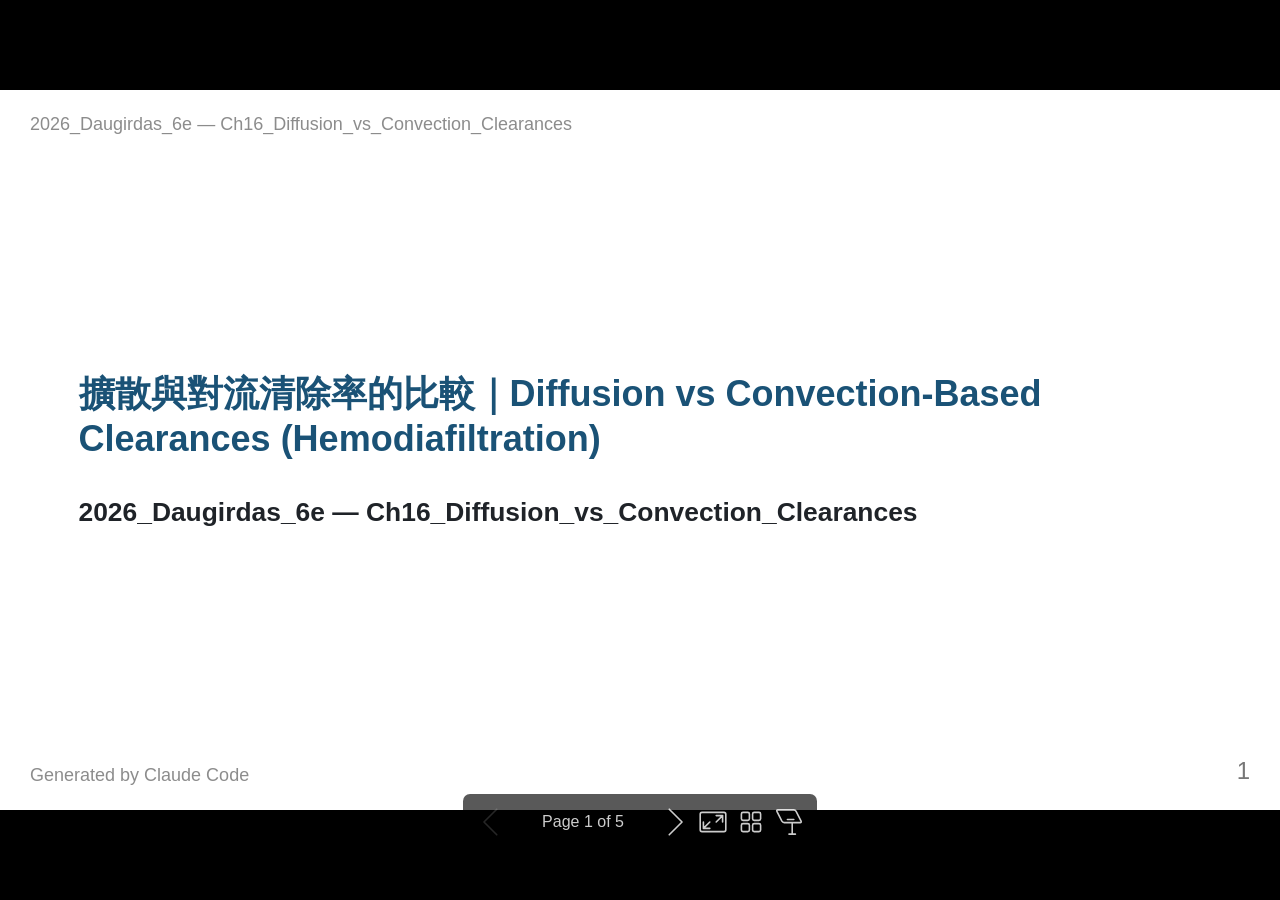
<file: docs/slides/2026_Daugirdas_6e/Ch16_Diffusion_vs_Convection_Clearances.html>
<!DOCTYPE html><html lang="zh-TW"><head><title>擴散與對流清除率的比較｜Diffusion vs Convection-Based Clearances (Hemodiafiltration)</title><meta property="og:title" content="擴散與對流清除率的比較｜Diffusion vs Convection-Based Clearances (Hemodiafiltration)"><meta charset="UTF-8"><meta name="viewport" content="width=device-width,height=device-height,initial-scale=1.0"><meta name="apple-mobile-web-app-capable" content="yes"><meta http-equiv="X-UA-Compatible" content="ie=edge"><meta property="og:type" content="website"><meta name="twitter:card" content="summary"><style>@media screen{body[data-bespoke-view=""] .bespoke-marp-parent>.bespoke-marp-osc>button,body[data-bespoke-view=next] .bespoke-marp-parent>.bespoke-marp-osc>button,body[data-bespoke-view=overview] button.bespoke-marp-overview-close,body[data-bespoke-view=presenter] .bespoke-marp-presenter-container .bespoke-marp-presenter-info-container .bespoke-marp-presenter-info-page-area .bespoke-marp-presenter-info-page,body[data-bespoke-view=presenter] .bespoke-marp-presenter-container .bespoke-marp-presenter-info-container button,body[data-bespoke-view=presenter] .bespoke-marp-presenter-container .bespoke-marp-presenter-note-container button{appearance:none;background-color:initial;border:0;color:inherit;cursor:pointer;font-size:inherit;opacity:.8;outline:none;padding:0;transition:opacity .2s linear;-webkit-tap-highlight-color:transparent}body[data-bespoke-view=""] .bespoke-marp-parent>.bespoke-marp-osc>button:disabled,body[data-bespoke-view=next] .bespoke-marp-parent>.bespoke-marp-osc>button:disabled,body[data-bespoke-view=overview] button.bespoke-marp-overview-close:disabled,body[data-bespoke-view=presenter] .bespoke-marp-presenter-container .bespoke-marp-presenter-info-container .bespoke-marp-presenter-info-page-area .bespoke-marp-presenter-info-page:disabled,body[data-bespoke-view=presenter] .bespoke-marp-presenter-container .bespoke-marp-presenter-info-container button:disabled,body[data-bespoke-view=presenter] .bespoke-marp-presenter-container .bespoke-marp-presenter-note-container button:disabled{cursor:not-allowed;opacity:.15!important}body[data-bespoke-view=""] .bespoke-marp-parent>.bespoke-marp-osc>button:hover,body[data-bespoke-view=next] .bespoke-marp-parent>.bespoke-marp-osc>button:hover,body[data-bespoke-view=overview] button.bespoke-marp-overview-close:hover,body[data-bespoke-view=presenter] .bespoke-marp-presenter-container .bespoke-marp-presenter-info-container .bespoke-marp-presenter-info-page-area .bespoke-marp-presenter-info-page:hover,body[data-bespoke-view=presenter] .bespoke-marp-presenter-container .bespoke-marp-presenter-info-container button:hover,body[data-bespoke-view=presenter] .bespoke-marp-presenter-container .bespoke-marp-presenter-note-container button:hover{opacity:1}body[data-bespoke-view=""] .bespoke-marp-parent>.bespoke-marp-osc>button:hover:active,body[data-bespoke-view=next] .bespoke-marp-parent>.bespoke-marp-osc>button:hover:active,body[data-bespoke-view=overview] button.bespoke-marp-overview-close:hover:active,body[data-bespoke-view=presenter] .bespoke-marp-presenter-container .bespoke-marp-presenter-info-container .bespoke-marp-presenter-info-page-area .bespoke-marp-presenter-info-page:hover:active,body[data-bespoke-view=presenter] .bespoke-marp-presenter-container .bespoke-marp-presenter-info-container button:hover:active,body[data-bespoke-view=presenter] .bespoke-marp-presenter-container .bespoke-marp-presenter-note-container button:hover:active{opacity:.6}body[data-bespoke-view=""] .bespoke-marp-parent>.bespoke-marp-osc>button:hover:not(:disabled),body[data-bespoke-view=next] .bespoke-marp-parent>.bespoke-marp-osc>button:hover:not(:disabled),body[data-bespoke-view=overview] button.bespoke-marp-overview-close:hover:not(:disabled),body[data-bespoke-view=presenter] .bespoke-marp-presenter-container .bespoke-marp-presenter-info-container .bespoke-marp-presenter-info-page-area .bespoke-marp-presenter-info-page:hover:not(:disabled),body[data-bespoke-view=presenter] .bespoke-marp-presenter-container .bespoke-marp-presenter-info-container button:hover:not(:disabled),body[data-bespoke-view=presenter] .bespoke-marp-presenter-container .bespoke-marp-presenter-note-container button:hover:not(:disabled){transition:none}body[data-bespoke-view=""] .bespoke-marp-parent>.bespoke-marp-osc>button[data-bespoke-marp-osc=prev],body[data-bespoke-view=next] .bespoke-marp-parent>.bespoke-marp-osc>button[data-bespoke-marp-osc=prev],body[data-bespoke-view=presenter] .bespoke-marp-presenter-container .bespoke-marp-presenter-info-container button.bespoke-marp-presenter-info-page-prev{background:#0000 url("[data-uri]") no-repeat 50%;background-size:contain;overflow:hidden;text-indent:100%;white-space:nowrap}body[data-bespoke-view=""] .bespoke-marp-parent>.bespoke-marp-osc>button[data-bespoke-marp-osc=next],body[data-bespoke-view=next] .bespoke-marp-parent>.bespoke-marp-osc>button[data-bespoke-marp-osc=next],body[data-bespoke-view=presenter] .bespoke-marp-presenter-container .bespoke-marp-presenter-info-container button.bespoke-marp-presenter-info-page-next{background:#0000 url("[data-uri]") no-repeat 50%;background-size:contain;overflow:hidden;text-indent:100%;white-space:nowrap}body[data-bespoke-view=""] .bespoke-marp-parent>.bespoke-marp-osc>button[data-bespoke-marp-osc=fullscreen],body[data-bespoke-view=next] .bespoke-marp-parent>.bespoke-marp-osc>button[data-bespoke-marp-osc=fullscreen]{background:#0000 url("[data-uri]") no-repeat 50%;background-size:contain;overflow:hidden;text-indent:100%;white-space:nowrap}body[data-bespoke-view=""] .bespoke-marp-parent>.bespoke-marp-osc>button.exit[data-bespoke-marp-osc=fullscreen],body[data-bespoke-view=next] .bespoke-marp-parent>.bespoke-marp-osc>button.exit[data-bespoke-marp-osc=fullscreen]{background-image:url("[data-uri]")}body[data-bespoke-view=""] .bespoke-marp-parent>.bespoke-marp-osc>button[data-bespoke-marp-osc=presenter],body[data-bespoke-view=next] .bespoke-marp-parent>.bespoke-marp-osc>button[data-bespoke-marp-osc=presenter]{background:#0000 url("[data-uri]") no-repeat 50%;background-size:contain;overflow:hidden;text-indent:100%;white-space:nowrap}body[data-bespoke-view=overview] button.bespoke-marp-overview-close,body[data-bespoke-view=presenter] .bespoke-marp-presenter-container .bespoke-marp-presenter-note-container button.bespoke-marp-presenter-note-bigger{background:#0000 url("[data-uri]") no-repeat 50%;background-size:contain;overflow:hidden;text-indent:100%;white-space:nowrap}body[data-bespoke-view=presenter] .bespoke-marp-presenter-container .bespoke-marp-presenter-note-container button.bespoke-marp-presenter-note-smaller{background:#0000 url("[data-uri]") no-repeat 50%;background-size:contain;overflow:hidden;text-indent:100%;white-space:nowrap}body[data-bespoke-view=""] .bespoke-marp-parent>.bespoke-marp-osc>button[data-bespoke-marp-osc=overview],body[data-bespoke-view=next] .bespoke-marp-parent>.bespoke-marp-osc>button[data-bespoke-marp-osc=overview]{background:#0000 url("[data-uri]") no-repeat 50%;background-size:contain;overflow:hidden;text-indent:100%;white-space:nowrap}}@keyframes __bespoke_marp_transition_reduced_outgoing__{0%{opacity:1}to{opacity:0}}@keyframes __bespoke_marp_transition_reduced_incoming__{0%{mix-blend-mode:plus-lighter;opacity:0}to{mix-blend-mode:plus-lighter;opacity:1}}.bespoke-marp-note,.bespoke-marp-osc,.bespoke-progress-parent{display:none;transition:none}@media screen{::view-transition-group(*){animation-duration:var(--marp-bespoke-transition-animation-duration,.5s);animation-timing-function:ease}::view-transition-new(*),::view-transition-old(*){animation-delay:0s;animation-direction:var(--marp-bespoke-transition-animation-direction,normal);animation-duration:var(--marp-bespoke-transition-animation-duration,.5s);animation-fill-mode:both;animation-name:var(--marp-bespoke-transition-animation-name,var(--marp-bespoke-transition-animation-name-fallback,__bespoke_marp_transition_no_animation__));mix-blend-mode:normal}::view-transition-old(*){--marp-bespoke-transition-animation-name-fallback:__bespoke_marp_transition_reduced_outgoing__;animation-timing-function:ease}::view-transition-new(*){--marp-bespoke-transition-animation-name-fallback:__bespoke_marp_transition_reduced_incoming__;animation-timing-function:ease}::view-transition-new(root),::view-transition-old(root){animation-timing-function:linear}::view-transition-new(__bespoke_marp_transition_osc__),::view-transition-old(__bespoke_marp_transition_osc__){animation-duration:0s!important;animation-name:__bespoke_marp_transition_osc__!important}::view-transition-new(__bespoke_marp_transition_osc__){opacity:0!important}.bespoke-marp-transition-warming-up::view-transition-group(*),.bespoke-marp-transition-warming-up::view-transition-new(*),.bespoke-marp-transition-warming-up::view-transition-old(*){animation-play-state:paused!important}body,html{height:100%;margin:0}body{background:#000;overflow:hidden}svg.bespoke-marp-slide{content-visibility:hidden;interactivity:inert;opacity:0;pointer-events:none;z-index:-1}svg.bespoke-marp-slide:not(.bespoke-marp-active) *{view-transition-name:none!important}svg.bespoke-marp-slide.bespoke-marp-active{content-visibility:visible;interactivity:auto;opacity:1;pointer-events:auto;z-index:0}svg.bespoke-marp-slide.bespoke-marp-active.bespoke-marp-active-ready *{animation-name:__bespoke_marp__!important}@supports not (content-visibility:hidden){svg.bespoke-marp-slide[data-bespoke-marp-load=hideable]{display:none}svg.bespoke-marp-slide[data-bespoke-marp-load=hideable].bespoke-marp-active{display:block}}}@media screen and (prefers-reduced-motion:reduce){svg.bespoke-marp-slide *{view-transition-name:none!important}}@media screen{[data-bespoke-marp-fragment=inactive]{visibility:hidden}body[data-bespoke-view=""] .bespoke-marp-parent,body[data-bespoke-view=next] .bespoke-marp-parent{inset:0;position:absolute}body[data-bespoke-view=""] .bespoke-marp-parent>.bespoke-marp-osc,body[data-bespoke-view=next] .bespoke-marp-parent>.bespoke-marp-osc{background:#000000a6;border-radius:7px;bottom:50px;color:#fff;contain:paint;display:block;font-family:Helvetica,Arial,sans-serif;font-size:16px;left:50%;line-height:0;opacity:1;padding:12px;position:absolute;touch-action:manipulation;transform:translateX(-50%);transition:opacity .2s linear;-webkit-user-select:none;user-select:none;view-transition-name:__bespoke_marp_transition_osc__;white-space:nowrap;will-change:transform;z-index:1}body[data-bespoke-view=""] .bespoke-marp-parent>.bespoke-marp-osc>:where(*),body[data-bespoke-view=next] .bespoke-marp-parent>.bespoke-marp-osc>:where(*){margin-left:6px}body[data-bespoke-view=""] .bespoke-marp-parent>.bespoke-marp-osc>:where(*):where(:first-child),body[data-bespoke-view=next] .bespoke-marp-parent>.bespoke-marp-osc>:where(*):where(:first-child){margin-left:0}body[data-bespoke-view=""] .bespoke-marp-parent>.bespoke-marp-osc>span,body[data-bespoke-view=next] .bespoke-marp-parent>.bespoke-marp-osc>span{opacity:.8}body[data-bespoke-view=""] .bespoke-marp-parent>.bespoke-marp-osc>span[data-bespoke-marp-osc=page],body[data-bespoke-view=next] .bespoke-marp-parent>.bespoke-marp-osc>span[data-bespoke-marp-osc=page]{display:inline-block;min-width:140px;text-align:center}body[data-bespoke-view=""] .bespoke-marp-parent>.bespoke-marp-osc>button[data-bespoke-marp-osc=fullscreen],body[data-bespoke-view=""] .bespoke-marp-parent>.bespoke-marp-osc>button[data-bespoke-marp-osc=next],body[data-bespoke-view=""] .bespoke-marp-parent>.bespoke-marp-osc>button[data-bespoke-marp-osc=overview],body[data-bespoke-view=""] .bespoke-marp-parent>.bespoke-marp-osc>button[data-bespoke-marp-osc=presenter],body[data-bespoke-view=""] .bespoke-marp-parent>.bespoke-marp-osc>button[data-bespoke-marp-osc=prev],body[data-bespoke-view=next] .bespoke-marp-parent>.bespoke-marp-osc>button[data-bespoke-marp-osc=fullscreen],body[data-bespoke-view=next] .bespoke-marp-parent>.bespoke-marp-osc>button[data-bespoke-marp-osc=next],body[data-bespoke-view=next] .bespoke-marp-parent>.bespoke-marp-osc>button[data-bespoke-marp-osc=overview],body[data-bespoke-view=next] .bespoke-marp-parent>.bespoke-marp-osc>button[data-bespoke-marp-osc=presenter],body[data-bespoke-view=next] .bespoke-marp-parent>.bespoke-marp-osc>button[data-bespoke-marp-osc=prev]{height:32px;line-height:32px;width:32px}body[data-bespoke-view=""] .bespoke-marp-parent.bespoke-marp-inactive,body[data-bespoke-view=next] .bespoke-marp-parent.bespoke-marp-inactive{cursor:none}body[data-bespoke-view=""] .bespoke-marp-parent.bespoke-marp-inactive>.bespoke-marp-osc,body[data-bespoke-view=next] .bespoke-marp-parent.bespoke-marp-inactive>.bespoke-marp-osc{opacity:0;pointer-events:none}body[data-bespoke-view=""] svg.bespoke-marp-slide,body[data-bespoke-view=next] svg.bespoke-marp-slide{height:100%;left:0;position:absolute;top:0;width:100%}body[data-bespoke-view=""] .bespoke-progress-parent{background:#222;display:flex;height:5px;width:100%}body[data-bespoke-view=""] .bespoke-progress-parent+:where(.bespoke-marp-parent){top:5px}body[data-bespoke-view=""] .bespoke-progress-parent .bespoke-progress-bar{background:#0288d1;flex:0 0 0;transition:flex-basis .2s cubic-bezier(0,1,1,1)}body[data-bespoke-view=next]{background:#0000}body[data-bespoke-view=presenter]{background:#161616}body[data-bespoke-view=presenter] .bespoke-marp-presenter-container{display:grid;font-family:Helvetica,Arial,sans-serif;grid-template:"current dragbar next" minmax(140px,1fr) "current dragbar note" 2fr "info    dragbar note" 3em;grid-template-columns:minmax(3px,var(--bespoke-marp-presenter-split-ratio,66%)) 0 minmax(3px,1fr);height:100%;left:0;position:absolute;top:0;width:100%}body[data-bespoke-view=presenter] .bespoke-marp-presenter-container :where(.bespoke-marp-parent){grid-area:current;overflow:hidden;position:relative}body[data-bespoke-view=presenter] .bespoke-marp-presenter-container :where(.bespoke-marp-parent) :where(svg.bespoke-marp-slide){height:calc(100% - 40px);left:20px;pointer-events:none;position:absolute;top:20px;-webkit-user-select:none;user-select:none;width:calc(100% - 40px)}body[data-bespoke-view=presenter] .bespoke-marp-presenter-container :where(.bespoke-marp-parent) :where(svg.bespoke-marp-slide).bespoke-marp-active{filter:drop-shadow(0 3px 10px rgba(0,0,0,.5))}body[data-bespoke-view=presenter] .bespoke-marp-presenter-container .bespoke-marp-presenter-dragbar-container{background:#0288d1;cursor:col-resize;grid-area:dragbar;margin-left:-3px;opacity:0;position:relative;transition:opacity .4s linear .1s;width:6px;z-index:10}body[data-bespoke-view=presenter] .bespoke-marp-presenter-container .bespoke-marp-presenter-dragbar-container:hover{opacity:1}body[data-bespoke-view=presenter] .bespoke-marp-presenter-container .bespoke-marp-presenter-dragbar-container.active{opacity:1;transition-delay:0s}body[data-bespoke-view=presenter] .bespoke-marp-presenter-container .bespoke-marp-presenter-next-container{background:#222;cursor:pointer;display:none;grid-area:next;overflow:hidden;position:relative}body[data-bespoke-view=presenter] .bespoke-marp-presenter-container .bespoke-marp-presenter-next-container.active{display:block}body[data-bespoke-view=presenter] .bespoke-marp-presenter-container .bespoke-marp-presenter-next-container iframe.bespoke-marp-presenter-next{background:#0000;border:0;display:block;filter:drop-shadow(0 3px 10px rgba(0,0,0,.5));height:calc(100% - 40px);left:20px;pointer-events:none;position:absolute;interactivity:inert;top:20px;-webkit-user-select:none;user-select:none;width:calc(100% - 40px)}body[data-bespoke-view=presenter] .bespoke-marp-presenter-container .bespoke-marp-presenter-note-container{background:#222;color:#eee;grid-area:note;position:relative;z-index:1}body[data-bespoke-view=presenter] .bespoke-marp-presenter-container .bespoke-marp-presenter-note-container button{height:1.5em;line-height:1.5em;width:1.5em}body[data-bespoke-view=presenter] .bespoke-marp-presenter-container .bespoke-marp-presenter-note-container .bespoke-marp-presenter-note-wrapper{display:block;inset:0;position:absolute}body[data-bespoke-view=presenter] .bespoke-marp-presenter-container .bespoke-marp-presenter-note-container .bespoke-marp-presenter-note-buttons{background:#000000a6;border-radius:4px;bottom:0;display:flex;gap:4px;margin:12px;opacity:0;padding:6px;pointer-events:none;position:absolute;right:0;transition:opacity .2s linear}body[data-bespoke-view=presenter] .bespoke-marp-presenter-container .bespoke-marp-presenter-note-container .bespoke-marp-presenter-note-buttons:focus-within,body[data-bespoke-view=presenter] .bespoke-marp-presenter-container .bespoke-marp-presenter-note-container .bespoke-marp-presenter-note-wrapper:focus-within+.bespoke-marp-presenter-note-buttons,body[data-bespoke-view=presenter] .bespoke-marp-presenter-container .bespoke-marp-presenter-note-container:hover .bespoke-marp-presenter-note-buttons{opacity:1;pointer-events:auto}body[data-bespoke-view=presenter] .bespoke-marp-presenter-container .bespoke-marp-presenter-note-container .bespoke-marp-note{box-sizing:border-box;font-size:calc(1.1em*var(--bespoke-marp-note-font-scale, 1));height:calc(100% - 40px);margin:20px;overflow:auto;padding-right:3px;white-space:pre-wrap;width:calc(100% - 40px);word-wrap:break-word;scrollbar-color:#eeeeee80 #0000;scrollbar-width:thin}body[data-bespoke-view=presenter] .bespoke-marp-presenter-container .bespoke-marp-presenter-note-container .bespoke-marp-note::-webkit-scrollbar{width:6px}body[data-bespoke-view=presenter] .bespoke-marp-presenter-container .bespoke-marp-presenter-note-container .bespoke-marp-note::-webkit-scrollbar-track{background:#0000}body[data-bespoke-view=presenter] .bespoke-marp-presenter-container .bespoke-marp-presenter-note-container .bespoke-marp-note::-webkit-scrollbar-thumb{background:#eeeeee80;border-radius:6px}body[data-bespoke-view=presenter] .bespoke-marp-presenter-container .bespoke-marp-presenter-note-container .bespoke-marp-note:empty{pointer-events:none}body[data-bespoke-view=presenter] .bespoke-marp-presenter-container .bespoke-marp-presenter-note-container .bespoke-marp-note.active{display:block}body[data-bespoke-view=presenter] .bespoke-marp-presenter-container .bespoke-marp-presenter-note-container .bespoke-marp-note p:first-child{margin-top:0}body[data-bespoke-view=presenter] .bespoke-marp-presenter-container .bespoke-marp-presenter-note-container .bespoke-marp-note p:last-child{margin-bottom:0}body[data-bespoke-view=presenter] .bespoke-marp-presenter-container .bespoke-marp-presenter-info-container{align-items:center;box-sizing:border-box;color:#eee;display:flex;flex-wrap:nowrap;grid-area:info;justify-content:center;overflow:hidden;padding:0 10px}body[data-bespoke-view=presenter] .bespoke-marp-presenter-container .bespoke-marp-presenter-info-container .bespoke-marp-presenter-info-page-area,body[data-bespoke-view=presenter] .bespoke-marp-presenter-container .bespoke-marp-presenter-info-container .bespoke-marp-presenter-info-time,body[data-bespoke-view=presenter] .bespoke-marp-presenter-container .bespoke-marp-presenter-info-container .bespoke-marp-presenter-info-timer{box-sizing:border-box;display:block;padding:0 10px;white-space:nowrap;width:100%}body[data-bespoke-view=presenter] .bespoke-marp-presenter-container .bespoke-marp-presenter-info-container button{height:1.5em;line-height:1.5em;width:1.5em}body[data-bespoke-view=presenter] .bespoke-marp-presenter-container .bespoke-marp-presenter-info-container .bespoke-marp-presenter-info-page-area{order:2;text-align:center}body[data-bespoke-view=presenter] .bespoke-marp-presenter-container .bespoke-marp-presenter-info-container .bespoke-marp-presenter-info-page-area .bespoke-marp-presenter-info-page{display:inline-block;min-width:120px;text-align:center}body[data-bespoke-view=presenter] .bespoke-marp-presenter-container .bespoke-marp-presenter-info-container .bespoke-marp-presenter-info-time{color:#999;order:1;text-align:left}body[data-bespoke-view=presenter] .bespoke-marp-presenter-container .bespoke-marp-presenter-info-container .bespoke-marp-presenter-info-timer{color:#999;order:3;text-align:right}body[data-bespoke-view=presenter] .bespoke-marp-presenter-container .bespoke-marp-presenter-info-container .bespoke-marp-presenter-info-timer:hover{cursor:pointer}body[data-bespoke-view=overview]{background:#161616;overflow:auto}body[data-bespoke-view=overview] [data-bespoke-marp-fragment=inactive]{visibility:visible}body[data-bespoke-view=overview] .bespoke-marp-overview-header{backdrop-filter:blur(4px);background:#222222d9;box-shadow:0 3px 10px #00000080;box-sizing:border-box;display:flex;height:48px;inset:0 0 auto;justify-content:flex-end;padding:10px;position:fixed;z-index:1}body[data-bespoke-view=overview] button.bespoke-marp-overview-close{height:28px;line-height:28px;transform:rotate(45deg);width:28px}body[data-bespoke-view=overview] .bespoke-marp-parent{display:grid;gap:40px;grid-template-columns:repeat(auto-fit,minmax(0,240px));justify-content:space-around;padding:30px}body[data-bespoke-view=overview] .bespoke-marp-parent svg.bespoke-marp-slide{--bov-selected:#0000;--bov-focus:#161616;--bov-focus-outline:#0000;background-image:conic-gradient(#161616 0 0),conic-gradient(var(--bov-focus) 0 0),conic-gradient(var(--bov-focus-outline) 0 0),conic-gradient(var(--bov-selected) 0 0);background-position:5px 5px,3px 3px,2px 2px,0 0;background-repeat:no-repeat;background-size:calc(100% - 10px) calc(100% - 10px),calc(100% - 6px) calc(100% - 6px),calc(100% - 4px) calc(100% - 4px),100% 100%;content-visibility:visible;cursor:pointer;filter:drop-shadow(0 3px 10px rgba(0,0,0,.5));margin:-6px;padding:6px;interactivity:auto;opacity:1;outline:0;pointer-events:auto;scroll-margin-block:30px;width:100%;z-index:0}body[data-bespoke-view=overview] .bespoke-marp-parent svg.bespoke-marp-slide *,body[data-bespoke-view=overview] .bespoke-marp-parent svg.bespoke-marp-slide.bespoke-marp-active *{pointer-events:none;interactivity:inert}body[data-bespoke-view=overview] .bespoke-marp-parent svg.bespoke-marp-slide:active,body[data-bespoke-view=overview] .bespoke-marp-parent svg.bespoke-marp-slide:focus-visible,body[data-bespoke-view=overview] .bespoke-marp-parent svg.bespoke-marp-slide:hover{--bov-focus-outline:#161616}body[data-bespoke-view=overview] .bespoke-marp-parent svg.bespoke-marp-slide:focus-visible,body[data-bespoke-view=overview] .bespoke-marp-parent svg.bespoke-marp-slide:hover{--bov-focus:#999}body[data-bespoke-view=overview] .bespoke-marp-parent svg.bespoke-marp-slide:active{--bov-focus:#eee}body[data-bespoke-view=overview] .bespoke-marp-parent svg.bespoke-marp-slide.bespoke-marp-active{--bov-selected:#0288d1}body[data-bespoke-view=overview]:has(.bespoke-marp-overview-header) .bespoke-marp-parent{padding-top:78px}body[data-bespoke-view=overview]:has(.bespoke-marp-overview-header) .bespoke-marp-parent svg.bespoke-marp-slide{scroll-margin-top:78px}.bespoke-marp-overview{background:#000000a6;inset:0;opacity:0;pointer-events:none;position:fixed;transition:opacity .1s ease;z-index:10}.bespoke-marp-overview iframe{background:#222;border:0;display:block;height:100%;left:0;position:absolute;top:0;width:100%}.bespoke-marp-overview[data-open="1"]{opacity:1;pointer-events:auto}}@media print{.bespoke-marp-overview,.bespoke-marp-presenter-info-container,.bespoke-marp-presenter-next-container,.bespoke-marp-presenter-note-container{display:none}}</style><style>div#\:\$p > svg > foreignObject > section{width:1280px;height:720px;box-sizing:border-box;overflow:hidden;position:relative;scroll-snap-align:center center;-webkit-text-size-adjust:100%;text-size-adjust:100%}div#\:\$p > svg > foreignObject > section::after{bottom:0;content:attr(data-marpit-pagination);padding:inherit;pointer-events:none;position:absolute;right:0}div#\:\$p > svg > foreignObject > section:not([data-marpit-pagination])::after{display:none}div#\:\$p > svg > foreignObject > section :is(h1, marp-h1){font-size:2em;margin-block:0.67em}div#\:\$p > svg > foreignObject > section video::-webkit-media-controls{will-change:transform}@page {size:1280px 720px;margin:0}@media print{html, body{background-color:#fff;margin:0;page-break-inside:avoid;break-inside:avoid-page}div#\:\$p > svg > foreignObject > section{page-break-before:always;break-before:page}div#\:\$p > svg > foreignObject > section, div#\:\$p > svg > foreignObject > section *{-webkit-print-color-adjust:exact!important;animation-delay:0s!important;animation-duration:0s!important;color-adjust:exact!important;print-color-adjust:exact!important;transition:none!important}div#\:\$p > svg[data-marpit-svg]{display:block;height:100vh;width:100vw}}div#\:\$p > svg > foreignObject > :where(section){container-type:size}div#\:\$p > svg > foreignObject > section mjx-container[jax="SVG"]{direction:ltr}div#\:\$p > svg > foreignObject > section mjx-container[jax="SVG"] > svg{overflow:visible;min-height:1px;min-width:1px}div#\:\$p > svg > foreignObject > section mjx-container[jax="SVG"] > svg a{fill:blue;stroke:blue}div#\:\$p > svg > foreignObject > section mjx-container[jax="SVG"][display="true"]{display:block;text-align:center;margin:1em 0}div#\:\$p > svg > foreignObject > section mjx-container[jax="SVG"][display="true"][width="full"]{display:flex}div#\:\$p > svg > foreignObject > section mjx-container[jax="SVG"][justify="left"]{text-align:left}div#\:\$p > svg > foreignObject > section mjx-container[jax="SVG"][justify="right"]{text-align:right}div#\:\$p > svg > foreignObject > section g[data-mml-node="merror"] > g{fill:red;stroke:red}div#\:\$p > svg > foreignObject > section g[data-mml-node="merror"] > rect[data-background]{fill:yellow;stroke:none}div#\:\$p > svg > foreignObject > section g[data-mml-node="mtable"] > line[data-line], div#\:\$p > svg > foreignObject > section svg[data-table] > g > line[data-line]{stroke-width:70px;fill:none}div#\:\$p > svg > foreignObject > section g[data-mml-node="mtable"] > rect[data-frame], div#\:\$p > svg > foreignObject > section svg[data-table] > g > rect[data-frame]{stroke-width:70px;fill:none}div#\:\$p > svg > foreignObject > section g[data-mml-node="mtable"] > .mjx-dashed, div#\:\$p > svg > foreignObject > section svg[data-table] > g > .mjx-dashed{stroke-dasharray:140}div#\:\$p > svg > foreignObject > section g[data-mml-node="mtable"] > .mjx-dotted, div#\:\$p > svg > foreignObject > section svg[data-table] > g > .mjx-dotted{stroke-linecap:round;stroke-dasharray:0,140}div#\:\$p > svg > foreignObject > section g[data-mml-node="mtable"] > g > svg{overflow:visible}div#\:\$p > svg > foreignObject > section [jax="SVG"] mjx-tool{display:inline-block;position:relative;width:0;height:0}div#\:\$p > svg > foreignObject > section [jax="SVG"] mjx-tool > mjx-tip{position:absolute;top:0;left:0}div#\:\$p > svg > foreignObject > section mjx-tool > mjx-tip{display:inline-block;padding:.2em;border:1px solid #888;font-size:70%;background-color:#F8F8F8;color:black;box-shadow:2px 2px 5px #AAAAAA}div#\:\$p > svg > foreignObject > section g[data-mml-node="maction"][data-toggle]{cursor:pointer}div#\:\$p > svg > foreignObject > section mjx-status{display:block;position:fixed;left:1em;bottom:1em;min-width:25%;padding:.2em .4em;border:1px solid #888;font-size:90%;background-color:#F8F8F8;color:black}div#\:\$p > svg > foreignObject > section foreignObject[data-mjx-xml]{font-family:initial;line-height:normal;overflow:visible}div#\:\$p > svg > foreignObject > section mjx-container[jax="SVG"] path[data-c], div#\:\$p > svg > foreignObject > section mjx-container[jax="SVG"] use[data-c]{stroke-width:3}@media print{div#\:\$p > svg > foreignObject > section mjx-container[jax=SVG] path[data-c],div#\:\$p > svg > foreignObject > section mjx-container[jax=SVG] use[data-c]{stroke-width:0}}div#\:\$p > svg > foreignObject > section img[data-marp-twemoji]{background:transparent;height:1em;margin:0 .05em 0 .1em;vertical-align:-.1em;width:1em}div#\:\$p > svg > foreignObject > section{--fgColor-danger:light-dark(#d1242f, #f85149);--bgColor-attention-muted:light-dark(#fff8c5, #bb800926);--bgColor-muted:light-dark(#f6f8fa, #151b23);--bgColor-neutral-muted:light-dark(#818b981f, #656c7633);--borderColor-accent-emphasis:light-dark(#0969da, #1f6feb);--borderColor-attention-emphasis:light-dark(#9a6700, #9e6a03);--borderColor-danger-emphasis:light-dark(#cf222e, #da3633);--borderColor-default:light-dark(#d1d9e0, #3d444d);--borderColor-done-emphasis:light-dark(#8250df, #8957e5);--borderColor-success-emphasis:light-dark(#1a7f37, #238636);--color-prettylights-syntax-brackethighlighter-angle:light-dark(#59636e, #9198a1);--color-prettylights-syntax-brackethighlighter-unmatched:light-dark(#82071e, #f85149);--color-prettylights-syntax-carriage-return-bg:light-dark(#cf222e, #b62324);--color-prettylights-syntax-carriage-return-text:light-dark(#f6f8fa, #f0f6fc);--color-prettylights-syntax-comment:light-dark(#59636e, #9198a1);--color-prettylights-syntax-constant:light-dark(#0550ae, #79c0ff);--color-prettylights-syntax-constant-other-reference-link:light-dark(#0a3069, #a5d6ff);--color-prettylights-syntax-entity:light-dark(#6639ba, #d2a8ff);--color-prettylights-syntax-entity-tag:light-dark(#0550ae, #7ee787);--color-prettylights-syntax-invalid-illegal-text:light-dark(var(--fgColor-danger), var(--fgColor-danger));--color-prettylights-syntax-keyword:light-dark(#cf222e, #ff7b72);--color-prettylights-syntax-markup-changed-bg:light-dark(#ffd8b5, #5a1e02);--color-prettylights-syntax-markup-changed-text:light-dark(#953800, #ffdfb6);--color-prettylights-syntax-markup-deleted-bg:light-dark(#ffebe9, #67060c);--color-prettylights-syntax-markup-deleted-text:light-dark(#82071e, #ffdcd7);--color-prettylights-syntax-markup-heading:light-dark(#0550ae, #1f6feb);--color-prettylights-syntax-markup-ignored-bg:light-dark(#0550ae, #1158c7);--color-prettylights-syntax-markup-ignored-text:light-dark(#d1d9e0, #f0f6fc);--color-prettylights-syntax-markup-inserted-bg:light-dark(#dafbe1, #033a16);--color-prettylights-syntax-markup-inserted-text:light-dark(#116329, #aff5b4);--color-prettylights-syntax-markup-list:light-dark(#3b2300, #f2cc60);--color-prettylights-syntax-meta-diff-range:light-dark(#8250df, #d2a8ff);--color-prettylights-syntax-string:light-dark(#0a3069, #a5d6ff);--color-prettylights-syntax-string-regexp:light-dark(#116329, #7ee787);--color-prettylights-syntax-sublimelinter-gutter-mark:light-dark(#818b98, #3d444d);--color-prettylights-syntax-variable:light-dark(#953800, #ffa657);--fgColor-accent:light-dark(#0969da, #4493f8);--fgColor-attention:light-dark(#9a6700, #d29922);--fgColor-done:light-dark(#8250df, #ab7df8);--fgColor-muted:light-dark(#59636e, #9198a1);--fgColor-success:light-dark(#1a7f37, #3fb950);--bgColor-default:light-dark(#fff, #0d1117);--borderColor-muted:light-dark(#d1d9e0b3, #3d444db3);--color-prettylights-syntax-invalid-illegal-bg:light-dark(var(--bgColor-danger-muted), var(--bgColor-danger-muted));--color-prettylights-syntax-markup-bold:light-dark(#1f2328, #f0f6fc);--color-prettylights-syntax-markup-italic:light-dark(#1f2328, #f0f6fc);--color-prettylights-syntax-storage-modifier-import:light-dark(#1f2328, #f0f6fc);--fgColor-default:light-dark(#1f2328, #f0f6fc);--focus-outlineColor:light-dark(var(--borderColor-accent-emphasis), var(--borderColor-accent-emphasis));--borderColor-neutral-muted:light-dark(var(--borderColor-muted), var(--borderColor-muted));--base-size-16:calc(var(--marpit-root-font-size, 1rem) * 1);--base-size-24:calc(var(--marpit-root-font-size, 1rem) * 1.5);--base-size-4:calc(var(--marpit-root-font-size, 1rem) * 0.25);--base-size-40:calc(var(--marpit-root-font-size, 1rem) * 2.5);--base-size-8:calc(var(--marpit-root-font-size, 1rem) * 0.5);--base-text-weight-medium:500;--base-text-weight-normal:400;--base-text-weight-semibold:600;--fontStack-monospace:ui-monospace, SFMono-Regular, SF Mono, Menlo, Consolas, Liberation Mono, monospace;--fontStack-sansSerif:-apple-system, BlinkMacSystemFont, "Segoe UI", "Noto Sans", Helvetica, Arial, sans-serif, "Apple Color Emoji", "Segoe UI Emoji";}/*!
 * Marp default theme.
 *
 * @theme default
 * @author Yuki Hattori
 *
 * @auto-scaling true
 * @size 16:9 1280px 720px
 * @size 4:3 960px 720px
 */div#\:\$p > svg > foreignObject > section [data-theme=light],div#\:\$p > svg > foreignObject > section{color-scheme:light}div#\:\$p > svg > foreignObject > section [data-theme=dark],div#\:\$p > svg > foreignObject > section:where(.invert){color-scheme:dark}div#\:\$p > svg > foreignObject > section{-ms-text-size-adjust:100%;-webkit-text-size-adjust:100%;background-color:var(--bgColor-default);color:var(--fgColor-default);font-family:var(--fontStack-sansSerif, -apple-system, BlinkMacSystemFont, "Segoe UI", "Noto Sans", Helvetica, Arial, sans-serif, "Apple Color Emoji", "Segoe UI Emoji");font-size:16px;font-weight:var(--base-text-weight-normal, 400);line-height:1.5;margin:0;word-wrap:break-word}div#\:\$p > svg > foreignObject > section{--marpit-root-font-size:16px}div#\:\$p > svg > foreignObject > section a{text-decoration:underline;text-underline-offset:calc(var(--marpit-root-font-size, 1rem) * .2)}div#\:\$p > svg > foreignObject > section :is(h1, marp-h1):hover .anchor .octicon-link:before,div#\:\$p > svg > foreignObject > section :is(h2, marp-h2):hover .anchor .octicon-link:before,div#\:\$p > svg > foreignObject > section :is(h3, marp-h3):hover .anchor .octicon-link:before,div#\:\$p > svg > foreignObject > section :is(h4, marp-h4):hover .anchor .octicon-link:before,div#\:\$p > svg > foreignObject > section :is(h5, marp-h5):hover .anchor .octicon-link:before,div#\:\$p > svg > foreignObject > section :is(h6, marp-h6):hover .anchor .octicon-link:before{background-color:currentColor;content:" ";display:inline-block;height:16px;-webkit-mask-image:url('data:image/svg+xml;charset=utf-8,<svg xmlns="http://www.w3.org/2000/svg" aria-hidden="true" viewBox="0 0 16 16"><path fill-rule="evenodd" d="M7.775 3.275a.75.75 0 0 0 1.06 1.06l1.25-1.25a2 2 0 1 1 2.83 2.83l-2.5 2.5a2 2 0 0 1-2.83 0 .75.75 0 0 0-1.06 1.06 3.5 3.5 0 0 0 4.95 0l2.5-2.5a3.5 3.5 0 0 0-4.95-4.95zm-4.69 9.64a2 2 0 0 1 0-2.83l2.5-2.5a2 2 0 0 1 2.83 0 .75.75 0 0 0 1.06-1.06 3.5 3.5 0 0 0-4.95 0l-2.5 2.5a3.5 3.5 0 0 0 4.95 4.95l1.25-1.25a.75.75 0 0 0-1.06-1.06l-1.25 1.25a2 2 0 0 1-2.83 0"/></svg>');mask-image:url('data:image/svg+xml;charset=utf-8,<svg xmlns="http://www.w3.org/2000/svg" aria-hidden="true" viewBox="0 0 16 16"><path fill-rule="evenodd" d="M7.775 3.275a.75.75 0 0 0 1.06 1.06l1.25-1.25a2 2 0 1 1 2.83 2.83l-2.5 2.5a2 2 0 0 1-2.83 0 .75.75 0 0 0-1.06 1.06 3.5 3.5 0 0 0 4.95 0l2.5-2.5a3.5 3.5 0 0 0-4.95-4.95zm-4.69 9.64a2 2 0 0 1 0-2.83l2.5-2.5a2 2 0 0 1 2.83 0 .75.75 0 0 0 1.06-1.06 3.5 3.5 0 0 0-4.95 0l-2.5 2.5a3.5 3.5 0 0 0 4.95 4.95l1.25-1.25a.75.75 0 0 0-1.06-1.06l-1.25 1.25a2 2 0 0 1-2.83 0"/></svg>');width:16px}div#\:\$p > svg > foreignObject > section details,div#\:\$p > svg > foreignObject > section figcaption,div#\:\$p > svg > foreignObject > section figure{display:block}div#\:\$p > svg > foreignObject > section summary{display:list-item}div#\:\$p > svg > foreignObject > section [hidden]{display:none!important}div#\:\$p > svg > foreignObject > section a{background-color:transparent;color:var(--fgColor-accent);text-decoration:none}div#\:\$p > svg > foreignObject > section abbr[title]{border-bottom:none;-webkit-text-decoration:underline dotted;text-decoration:underline dotted}div#\:\$p > svg > foreignObject > section b,div#\:\$p > svg > foreignObject > section strong{font-weight:var(--base-text-weight-semibold, 600)}div#\:\$p > svg > foreignObject > section dfn{font-style:italic}div#\:\$p > svg > foreignObject > section :is(h1, marp-h1){border-bottom:1px solid var(--borderColor-muted);font-size:2em;font-weight:var(--base-text-weight-semibold, 600);margin:.67em 0;padding-bottom:.3em}div#\:\$p > svg > foreignObject > section mark{background-color:var(--bgColor-attention-muted);color:var(--fgColor-default)}div#\:\$p > svg > foreignObject > section small{font-size:90%}div#\:\$p > svg > foreignObject > section sub,div#\:\$p > svg > foreignObject > section sup{font-size:75%;line-height:0;position:relative;vertical-align:baseline}div#\:\$p > svg > foreignObject > section sub{bottom:-.25em}div#\:\$p > svg > foreignObject > section sup{top:-.5em}div#\:\$p > svg > foreignObject > section img{border-style:none;box-sizing:content-box;max-width:100%}div#\:\$p > svg > foreignObject > section code,div#\:\$p > svg > foreignObject > section kbd,div#\:\$p > svg > foreignObject > section :is(pre, marp-pre),div#\:\$p > svg > foreignObject > section samp{font-family:monospace;font-size:1em}div#\:\$p > svg > foreignObject > section figure{margin:1em var(--base-size-40)}div#\:\$p > svg > foreignObject > section hr{background:transparent;background-color:var(--borderColor-default);border:0;box-sizing:content-box;height:.25em;margin:var(--base-size-24) 0;overflow:hidden;padding:0}div#\:\$p > svg > foreignObject > section input{font:inherit;font-family:inherit;font-size:inherit;line-height:inherit;margin:0;overflow:visible}div#\:\$p > svg > foreignObject > section [type=button],div#\:\$p > svg > foreignObject > section [type=reset],div#\:\$p > svg > foreignObject > section [type=submit]{-webkit-appearance:button;-moz-appearance:button;appearance:button}div#\:\$p > svg > foreignObject > section [type=checkbox],div#\:\$p > svg > foreignObject > section [type=radio]{box-sizing:border-box;padding:0}div#\:\$p > svg > foreignObject > section [type=number]::-webkit-inner-spin-button,div#\:\$p > svg > foreignObject > section [type=number]::-webkit-outer-spin-button{height:auto}div#\:\$p > svg > foreignObject > section [type=search]::-webkit-search-cancel-button,div#\:\$p > svg > foreignObject > section [type=search]::-webkit-search-decoration{-webkit-appearance:none;appearance:none}div#\:\$p > svg > foreignObject > section ::-webkit-input-placeholder{color:inherit;opacity:.54}div#\:\$p > svg > foreignObject > section ::-webkit-file-upload-button{-webkit-appearance:button;appearance:button;font:inherit}div#\:\$p > svg > foreignObject > section a:hover{text-decoration:underline}div#\:\$p > svg > foreignObject > section ::-moz-placeholder{color:var(--fgColor-muted);opacity:1}div#\:\$p > svg > foreignObject > section ::placeholder{color:var(--fgColor-muted);opacity:1}div#\:\$p > svg > foreignObject > section hr:after,div#\:\$p > svg > foreignObject > section hr:before{content:"";display:table}div#\:\$p > svg > foreignObject > section hr:after{clear:both}div#\:\$p > svg > foreignObject > section table{border-collapse:collapse;border-spacing:0;display:block;font-variant:tabular-nums;max-width:100%;overflow:auto;width:-moz-max-content;width:max-content}div#\:\$p > svg > foreignObject > section td,div#\:\$p > svg > foreignObject > section th{padding:0}div#\:\$p > svg > foreignObject > section details summary{cursor:pointer}div#\:\$p > svg > foreignObject > section [role=button]:focus,div#\:\$p > svg > foreignObject > section a:focus,div#\:\$p > svg > foreignObject > section input[type=checkbox]:focus,div#\:\$p > svg > foreignObject > section input[type=radio]:focus{box-shadow:none;outline:2px solid var(--focus-outlineColor);outline-offset:-2px}div#\:\$p > svg > foreignObject > section [role=button]:focus:not(:focus-visible),div#\:\$p > svg > foreignObject > section a:focus:not(:focus-visible),div#\:\$p > svg > foreignObject > section input[type=checkbox]:focus:not(:focus-visible),div#\:\$p > svg > foreignObject > section input[type=radio]:focus:not(:focus-visible){outline:1px solid transparent}div#\:\$p > svg > foreignObject > section [role=button]:focus-visible,div#\:\$p > svg > foreignObject > section a:focus-visible,div#\:\$p > svg > foreignObject > section input[type=checkbox]:focus-visible,div#\:\$p > svg > foreignObject > section input[type=radio]:focus-visible{box-shadow:none;outline:2px solid var(--focus-outlineColor);outline-offset:-2px}div#\:\$p > svg > foreignObject > section a:not([class]):focus,div#\:\$p > svg > foreignObject > section a:not([class]):focus-visible,div#\:\$p > svg > foreignObject > section input[type=checkbox]:focus,div#\:\$p > svg > foreignObject > section input[type=checkbox]:focus-visible,div#\:\$p > svg > foreignObject > section input[type=radio]:focus,div#\:\$p > svg > foreignObject > section input[type=radio]:focus-visible{outline-offset:0}div#\:\$p > svg > foreignObject > section kbd{background-color:var(--bgColor-muted);border-bottom-color:var(--borderColor-neutral-muted);border:1px solid var(--borderColor-neutral-muted);border-radius:6px;box-shadow:inset 0 -1px 0 var(--borderColor-neutral-muted);color:var(--fgColor-default);display:inline-block;font:11px var(--fontStack-monospace, ui-monospace, SFMono-Regular, SF Mono, Menlo, Consolas, Liberation Mono, monospace);line-height:10px;padding:var(--base-size-4);vertical-align:middle}div#\:\$p > svg > foreignObject > section :is(h1, marp-h1),div#\:\$p > svg > foreignObject > section :is(h2, marp-h2),div#\:\$p > svg > foreignObject > section :is(h3, marp-h3),div#\:\$p > svg > foreignObject > section :is(h4, marp-h4),div#\:\$p > svg > foreignObject > section :is(h5, marp-h5),div#\:\$p > svg > foreignObject > section :is(h6, marp-h6){font-weight:var(--base-text-weight-semibold, 600);line-height:1.25;margin-bottom:var(--base-size-16);margin-top:var(--base-size-24)}div#\:\$p > svg > foreignObject > section :is(h2, marp-h2){border-bottom:1px solid var(--borderColor-muted);font-size:1.5em;padding-bottom:.3em}div#\:\$p > svg > foreignObject > section :is(h2, marp-h2),div#\:\$p > svg > foreignObject > section :is(h3, marp-h3){font-weight:var(--base-text-weight-semibold, 600)}div#\:\$p > svg > foreignObject > section :is(h3, marp-h3){font-size:1.25em}div#\:\$p > svg > foreignObject > section :is(h4, marp-h4){font-size:1em}div#\:\$p > svg > foreignObject > section :is(h4, marp-h4),div#\:\$p > svg > foreignObject > section :is(h5, marp-h5){font-weight:var(--base-text-weight-semibold, 600)}div#\:\$p > svg > foreignObject > section :is(h5, marp-h5){font-size:.875em}div#\:\$p > svg > foreignObject > section :is(h6, marp-h6){color:var(--fgColor-muted);font-size:.85em;font-weight:var(--base-text-weight-semibold, 600)}div#\:\$p > svg > foreignObject > section p{margin-bottom:10px;margin-top:0}div#\:\$p > svg > foreignObject > section blockquote{border-left:.25em solid var(--borderColor-default);color:var(--fgColor-muted);margin:0;padding:0 1em}div#\:\$p > svg > foreignObject > section ol,div#\:\$p > svg > foreignObject > section ul{margin-bottom:0;margin-top:0;padding-left:2em}div#\:\$p > svg > foreignObject > section ol ol,div#\:\$p > svg > foreignObject > section ul ol{list-style-type:lower-roman}div#\:\$p > svg > foreignObject > section ol ol ol,div#\:\$p > svg > foreignObject > section ol ul ol,div#\:\$p > svg > foreignObject > section ul ol ol,div#\:\$p > svg > foreignObject > section ul ul ol{list-style-type:lower-alpha}div#\:\$p > svg > foreignObject > section dd{margin-left:0}div#\:\$p > svg > foreignObject > section code,div#\:\$p > svg > foreignObject > section :is(pre, marp-pre),div#\:\$p > svg > foreignObject > section samp,div#\:\$p > svg > foreignObject > section tt{font-family:var(--fontStack-monospace, ui-monospace, SFMono-Regular, SF Mono, Menlo, Consolas, Liberation Mono, monospace);font-size:12px}div#\:\$p > svg > foreignObject > section :is(pre, marp-pre){margin-bottom:0;margin-top:0;word-wrap:normal}div#\:\$p > svg > foreignObject > section .octicon{display:inline-block;fill:currentColor;overflow:visible!important;vertical-align:text-bottom}div#\:\$p > svg > foreignObject > section input::-webkit-inner-spin-button,div#\:\$p > svg > foreignObject > section input::-webkit-outer-spin-button{-webkit-appearance:none;appearance:none;margin:0}div#\:\$p > svg > foreignObject > section .mr-2{margin-right:var(--base-size-8, 8px)!important}div#\:\$p > svg > foreignObject > section:after,div#\:\$p > svg > foreignObject > section:before{display:table}div#\:\$p > svg > foreignObject > section:after{clear:both}div#\:\$p > svg > foreignObject > section>:first-child{margin-top:0!important}div#\:\$p > svg > foreignObject > section>:last-child{margin-bottom:0!important}div#\:\$p > svg > foreignObject > section a:not([href]){color:inherit;text-decoration:none}div#\:\$p > svg > foreignObject > section .absent{color:var(--fgColor-danger)}div#\:\$p > svg > foreignObject > section .anchor{float:left;line-height:1;margin-left:-20px;padding-right:var(--base-size-4)}div#\:\$p > svg > foreignObject > section .anchor:focus{outline:none}div#\:\$p > svg > foreignObject > section blockquote,div#\:\$p > svg > foreignObject > section details,div#\:\$p > svg > foreignObject > section dl,div#\:\$p > svg > foreignObject > section ol,div#\:\$p > svg > foreignObject > section p,div#\:\$p > svg > foreignObject > section :is(pre, marp-pre),div#\:\$p > svg > foreignObject > section table,div#\:\$p > svg > foreignObject > section ul{margin-bottom:var(--base-size-16);margin-top:0}div#\:\$p > svg > foreignObject > section blockquote>:first-child{margin-top:0}div#\:\$p > svg > foreignObject > section blockquote>:last-child{margin-bottom:0}div#\:\$p > svg > foreignObject > section :is(h1, marp-h1) .octicon-link,div#\:\$p > svg > foreignObject > section :is(h2, marp-h2) .octicon-link,div#\:\$p > svg > foreignObject > section :is(h3, marp-h3) .octicon-link,div#\:\$p > svg > foreignObject > section :is(h4, marp-h4) .octicon-link,div#\:\$p > svg > foreignObject > section :is(h5, marp-h5) .octicon-link,div#\:\$p > svg > foreignObject > section :is(h6, marp-h6) .octicon-link{color:var(--fgColor-default);vertical-align:middle;visibility:hidden}div#\:\$p > svg > foreignObject > section :is(h1, marp-h1):hover .anchor,div#\:\$p > svg > foreignObject > section :is(h2, marp-h2):hover .anchor,div#\:\$p > svg > foreignObject > section :is(h3, marp-h3):hover .anchor,div#\:\$p > svg > foreignObject > section :is(h4, marp-h4):hover .anchor,div#\:\$p > svg > foreignObject > section :is(h5, marp-h5):hover .anchor,div#\:\$p > svg > foreignObject > section :is(h6, marp-h6):hover .anchor{text-decoration:none}div#\:\$p > svg > foreignObject > section :is(h1, marp-h1):hover .anchor .octicon-link,div#\:\$p > svg > foreignObject > section :is(h2, marp-h2):hover .anchor .octicon-link,div#\:\$p > svg > foreignObject > section :is(h3, marp-h3):hover .anchor .octicon-link,div#\:\$p > svg > foreignObject > section :is(h4, marp-h4):hover .anchor .octicon-link,div#\:\$p > svg > foreignObject > section :is(h5, marp-h5):hover .anchor .octicon-link,div#\:\$p > svg > foreignObject > section :is(h6, marp-h6):hover .anchor .octicon-link{visibility:visible}div#\:\$p > svg > foreignObject > section :is(h1, marp-h1) code,div#\:\$p > svg > foreignObject > section :is(h1, marp-h1) tt,div#\:\$p > svg > foreignObject > section :is(h2, marp-h2) code,div#\:\$p > svg > foreignObject > section :is(h2, marp-h2) tt,div#\:\$p > svg > foreignObject > section :is(h3, marp-h3) code,div#\:\$p > svg > foreignObject > section :is(h3, marp-h3) tt,div#\:\$p > svg > foreignObject > section :is(h4, marp-h4) code,div#\:\$p > svg > foreignObject > section :is(h4, marp-h4) tt,div#\:\$p > svg > foreignObject > section :is(h5, marp-h5) code,div#\:\$p > svg > foreignObject > section :is(h5, marp-h5) tt,div#\:\$p > svg > foreignObject > section :is(h6, marp-h6) code,div#\:\$p > svg > foreignObject > section :is(h6, marp-h6) tt{font-size:inherit;padding:0 .2em}div#\:\$p > svg > foreignObject > section summary :is(h1, marp-h1),div#\:\$p > svg > foreignObject > section summary :is(h2, marp-h2),div#\:\$p > svg > foreignObject > section summary :is(h3, marp-h3),div#\:\$p > svg > foreignObject > section summary :is(h4, marp-h4),div#\:\$p > svg > foreignObject > section summary :is(h5, marp-h5),div#\:\$p > svg > foreignObject > section summary :is(h6, marp-h6){display:inline-block}div#\:\$p > svg > foreignObject > section summary :is(h1, marp-h1) .anchor,div#\:\$p > svg > foreignObject > section summary :is(h2, marp-h2) .anchor,div#\:\$p > svg > foreignObject > section summary :is(h3, marp-h3) .anchor,div#\:\$p > svg > foreignObject > section summary :is(h4, marp-h4) .anchor,div#\:\$p > svg > foreignObject > section summary :is(h5, marp-h5) .anchor,div#\:\$p > svg > foreignObject > section summary :is(h6, marp-h6) .anchor{margin-left:-40px}div#\:\$p > svg > foreignObject > section summary :is(h1, marp-h1),div#\:\$p > svg > foreignObject > section summary :is(h2, marp-h2){border-bottom:0;padding-bottom:0}div#\:\$p > svg > foreignObject > section ol.no-list,div#\:\$p > svg > foreignObject > section ul.no-list{list-style-type:none;padding:0}div#\:\$p > svg > foreignObject > section ol[type="a s"]{list-style-type:lower-alpha}div#\:\$p > svg > foreignObject > section ol[type="A s"]{list-style-type:upper-alpha}div#\:\$p > svg > foreignObject > section ol[type="i s"]{list-style-type:lower-roman}div#\:\$p > svg > foreignObject > section ol[type="I s"]{list-style-type:upper-roman}div#\:\$p > svg > foreignObject > section div>ol:not([type]),div#\:\$p > svg > foreignObject > section ol[type="1"]{list-style-type:decimal}div#\:\$p > svg > foreignObject > section ol ol,div#\:\$p > svg > foreignObject > section ol ul,div#\:\$p > svg > foreignObject > section ul ol,div#\:\$p > svg > foreignObject > section ul ul{margin-bottom:0;margin-top:0}div#\:\$p > svg > foreignObject > section li>p{margin-top:var(--base-size-16)}div#\:\$p > svg > foreignObject > section li+li{margin-top:.25em}div#\:\$p > svg > foreignObject > section dl{padding:0}div#\:\$p > svg > foreignObject > section dl dt{font-size:1em;font-style:italic;font-weight:var(--base-text-weight-semibold, 600);margin-top:var(--base-size-16);padding:0}div#\:\$p > svg > foreignObject > section dl dd{margin-bottom:var(--base-size-16);padding:0 var(--base-size-16)}div#\:\$p > svg > foreignObject > section table th{font-weight:var(--base-text-weight-semibold, 600)}div#\:\$p > svg > foreignObject > section table td,div#\:\$p > svg > foreignObject > section table th{border:1px solid var(--borderColor-default);padding:6px 13px}div#\:\$p > svg > foreignObject > section table td>:last-child{margin-bottom:0}div#\:\$p > svg > foreignObject > section table tr{background-color:var(--bgColor-default);border-top:1px solid var(--borderColor-muted)}div#\:\$p > svg > foreignObject > section table tr:nth-child(2n){background-color:var(--bgColor-muted)}div#\:\$p > svg > foreignObject > section table img{background-color:transparent}div#\:\$p > svg > foreignObject > section img[align=right]{padding-left:20px}div#\:\$p > svg > foreignObject > section img[align=left]{padding-right:20px}div#\:\$p > svg > foreignObject > section .emoji{background-color:transparent;max-width:none;vertical-align:text-top}div#\:\$p > svg > foreignObject > section :is(span, marp-span).frame,div#\:\$p > svg > foreignObject > section :is(span, marp-span).frame>:is(span, marp-span){display:block;overflow:hidden}div#\:\$p > svg > foreignObject > section :is(span, marp-span).frame>:is(span, marp-span){border:1px solid var(--borderColor-default);float:left;margin:13px 0 0;padding:7px;width:auto}div#\:\$p > svg > foreignObject > section :is(span, marp-span).frame :is(span, marp-span) img{display:block;float:left}div#\:\$p > svg > foreignObject > section :is(span, marp-span).frame :is(span, marp-span) :is(span, marp-span){clear:both;color:var(--fgColor-default);display:block;padding:5px 0 0}div#\:\$p > svg > foreignObject > section :is(span, marp-span).align-center{clear:both;display:block;overflow:hidden}div#\:\$p > svg > foreignObject > section :is(span, marp-span).align-center>:is(span, marp-span){display:block;margin:13px auto 0;overflow:hidden;text-align:center}div#\:\$p > svg > foreignObject > section :is(span, marp-span).align-center :is(span, marp-span) img{margin:0 auto;text-align:center}div#\:\$p > svg > foreignObject > section :is(span, marp-span).align-right{clear:both;display:block;overflow:hidden}div#\:\$p > svg > foreignObject > section :is(span, marp-span).align-right>:is(span, marp-span){display:block;margin:13px 0 0;overflow:hidden;text-align:right}div#\:\$p > svg > foreignObject > section :is(span, marp-span).align-right :is(span, marp-span) img{margin:0;text-align:right}div#\:\$p > svg > foreignObject > section :is(span, marp-span).float-left{display:block;float:left;margin-right:13px;overflow:hidden}div#\:\$p > svg > foreignObject > section :is(span, marp-span).float-left :is(span, marp-span){margin:13px 0 0}div#\:\$p > svg > foreignObject > section :is(span, marp-span).float-right{display:block;float:right;margin-left:13px;overflow:hidden}div#\:\$p > svg > foreignObject > section :is(span, marp-span).float-right>:is(span, marp-span){display:block;margin:13px auto 0;overflow:hidden;text-align:right}div#\:\$p > svg > foreignObject > section code,div#\:\$p > svg > foreignObject > section tt{background-color:var(--bgColor-neutral-muted);border-radius:6px;font-size:85%;margin:0;padding:.2em .4em;white-space:break-spaces}div#\:\$p > svg > foreignObject > section code br,div#\:\$p > svg > foreignObject > section tt br{display:none}div#\:\$p > svg > foreignObject > section del code{text-decoration:inherit}div#\:\$p > svg > foreignObject > section samp{font-size:85%}div#\:\$p > svg > foreignObject > section :is(pre, marp-pre) code{font-size:100%}div#\:\$p > svg > foreignObject > section :is(pre, marp-pre)>code{background:transparent;border:0;margin:0;padding:0;white-space:pre;word-break:normal}div#\:\$p > svg > foreignObject > section .highlight{margin-bottom:var(--base-size-16)}div#\:\$p > svg > foreignObject > section .highlight :is(pre, marp-pre){margin-bottom:0;word-break:normal}div#\:\$p > svg > foreignObject > section :is(pre, marp-pre){background-color:var(--bgColor-muted);border-radius:6px;color:var(--fgColor-default);font-size:85%;line-height:1.45;overflow:auto;padding:var(--base-size-16)}div#\:\$p > svg > foreignObject > section :is(pre, marp-pre) code,div#\:\$p > svg > foreignObject > section :is(pre, marp-pre) tt{display:inline;line-height:inherit;margin:0;overflow:visible;padding:0;word-wrap:normal;background-color:transparent;border:0}div#\:\$p > svg > foreignObject > section .csv-data td,div#\:\$p > svg > foreignObject > section .csv-data th{font-size:12px;line-height:1;overflow:hidden;padding:5px;text-align:left;white-space:nowrap}div#\:\$p > svg > foreignObject > section .csv-data .blob-num{background:var(--bgColor-default);border:0;padding:10px var(--base-size-8) 9px;text-align:right}div#\:\$p > svg > foreignObject > section .csv-data tr{border-top:0}div#\:\$p > svg > foreignObject > section .csv-data th{background:var(--bgColor-muted);border-top:0;font-weight:var(--base-text-weight-semibold, 600)}div#\:\$p > svg > foreignObject > section [data-footnote-ref]:before{content:"["}div#\:\$p > svg > foreignObject > section [data-footnote-ref]:after{content:"]"}div#\:\$p > svg > foreignObject > section .footnotes{border-top:1px solid var(--borderColor-default);color:var(--fgColor-muted);font-size:12px}div#\:\$p > svg > foreignObject > section div#\:\$p > svg > foreignObject > section section.footnotes{--marpit-root-font-size:12px}div#\:\$p > svg > foreignObject > section .footnotes ol,div#\:\$p > svg > foreignObject > section .footnotes ol ul{padding-left:var(--base-size-16)}div#\:\$p > svg > foreignObject > section .footnotes ol ul{display:inline-block;margin-top:var(--base-size-16)}div#\:\$p > svg > foreignObject > section .footnotes li{position:relative}div#\:\$p > svg > foreignObject > section .footnotes li:target:before{border:2px solid var(--borderColor-accent-emphasis);border-radius:6px;bottom:calc(var(--base-size-8)*-1);content:"";left:calc(var(--base-size-24)*-1);pointer-events:none;position:absolute;right:calc(var(--base-size-8)*-1);top:calc(var(--base-size-8)*-1)}div#\:\$p > svg > foreignObject > section .footnotes li:target{color:var(--fgColor-default)}div#\:\$p > svg > foreignObject > section .footnotes .data-footnote-backref g-emoji{font-family:monospace}div#\:\$p > svg > foreignObject > section .pl-c{color:var(--color-prettylights-syntax-comment)}div#\:\$p > svg > foreignObject > section .pl-c1,div#\:\$p > svg > foreignObject > section .pl-s .pl-v{color:var(--color-prettylights-syntax-constant)}div#\:\$p > svg > foreignObject > section .pl-e,div#\:\$p > svg > foreignObject > section .pl-en{color:var(--color-prettylights-syntax-entity)}div#\:\$p > svg > foreignObject > section .pl-s .pl-s1,div#\:\$p > svg > foreignObject > section .pl-smi{color:var(--color-prettylights-syntax-storage-modifier-import)}div#\:\$p > svg > foreignObject > section .pl-ent{color:var(--color-prettylights-syntax-entity-tag)}div#\:\$p > svg > foreignObject > section .pl-k{color:var(--color-prettylights-syntax-keyword)}div#\:\$p > svg > foreignObject > section .pl-pds,div#\:\$p > svg > foreignObject > section .pl-s,div#\:\$p > svg > foreignObject > section .pl-s .pl-pse .pl-s1,div#\:\$p > svg > foreignObject > section .pl-sr,div#\:\$p > svg > foreignObject > section .pl-sr .pl-cce,div#\:\$p > svg > foreignObject > section .pl-sr .pl-sra,div#\:\$p > svg > foreignObject > section .pl-sr .pl-sre{color:var(--color-prettylights-syntax-string)}div#\:\$p > svg > foreignObject > section .pl-smw,div#\:\$p > svg > foreignObject > section .pl-v{color:var(--color-prettylights-syntax-variable)}div#\:\$p > svg > foreignObject > section .pl-bu{color:var(--color-prettylights-syntax-brackethighlighter-unmatched)}div#\:\$p > svg > foreignObject > section .pl-ii{background-color:var(--color-prettylights-syntax-invalid-illegal-bg);color:var(--color-prettylights-syntax-invalid-illegal-text)}div#\:\$p > svg > foreignObject > section .pl-c2{background-color:var(--color-prettylights-syntax-carriage-return-bg);color:var(--color-prettylights-syntax-carriage-return-text)}div#\:\$p > svg > foreignObject > section .pl-sr .pl-cce{color:var(--color-prettylights-syntax-string-regexp);font-weight:700}div#\:\$p > svg > foreignObject > section .pl-ml{color:var(--color-prettylights-syntax-markup-list)}div#\:\$p > svg > foreignObject > section .pl-mh,div#\:\$p > svg > foreignObject > section .pl-mh .pl-en,div#\:\$p > svg > foreignObject > section .pl-ms{color:var(--color-prettylights-syntax-markup-heading);font-weight:700}div#\:\$p > svg > foreignObject > section .pl-mi{color:var(--color-prettylights-syntax-markup-italic);font-style:italic}div#\:\$p > svg > foreignObject > section .pl-mb{color:var(--color-prettylights-syntax-markup-bold);font-weight:700}div#\:\$p > svg > foreignObject > section .pl-md{background-color:var(--color-prettylights-syntax-markup-deleted-bg);color:var(--color-prettylights-syntax-markup-deleted-text)}div#\:\$p > svg > foreignObject > section .pl-mi1{background-color:var(--color-prettylights-syntax-markup-inserted-bg);color:var(--color-prettylights-syntax-markup-inserted-text)}div#\:\$p > svg > foreignObject > section .pl-mc{background-color:var(--color-prettylights-syntax-markup-changed-bg);color:var(--color-prettylights-syntax-markup-changed-text)}div#\:\$p > svg > foreignObject > section .pl-mi2{background-color:var(--color-prettylights-syntax-markup-ignored-bg);color:var(--color-prettylights-syntax-markup-ignored-text)}div#\:\$p > svg > foreignObject > section .pl-mdr{color:var(--color-prettylights-syntax-meta-diff-range);font-weight:700}div#\:\$p > svg > foreignObject > section .pl-ba{color:var(--color-prettylights-syntax-brackethighlighter-angle)}div#\:\$p > svg > foreignObject > section .pl-sg{color:var(--color-prettylights-syntax-sublimelinter-gutter-mark)}div#\:\$p > svg > foreignObject > section .pl-corl{color:var(--color-prettylights-syntax-constant-other-reference-link);text-decoration:underline}div#\:\$p > svg > foreignObject > section [role=button]:focus:not(:focus-visible),div#\:\$p > svg > foreignObject > section [role=tabpanel][tabindex="0"]:focus:not(:focus-visible),div#\:\$p > svg > foreignObject > section a:focus:not(:focus-visible),div#\:\$p > svg > foreignObject > section button:focus:not(:focus-visible),div#\:\$p > svg > foreignObject > section summary:focus:not(:focus-visible){box-shadow:none;outline:none}div#\:\$p > svg > foreignObject > section [tabindex="0"]:focus:not(:focus-visible),div#\:\$p > svg > foreignObject > section details-dialog:focus:not(:focus-visible){outline:none}div#\:\$p > svg > foreignObject > section g-emoji{display:inline-block;font-family:Apple Color Emoji,Segoe UI Emoji,Segoe UI Symbol;font-size:1em;font-style:normal!important;font-weight:var(--base-text-weight-normal, 400);line-height:1;min-width:1ch;vertical-align:-.075em}div#\:\$p > svg > foreignObject > section g-emoji img{height:1em;width:1em}div#\:\$p > svg > foreignObject > section a:has(>p,>div,>:is(pre, marp-pre),>blockquote){display:block}div#\:\$p > svg > foreignObject > section a:has(>p,>div,>:is(pre, marp-pre),>blockquote):not(:has(.snippet-clipboard-content,>:is(pre, marp-pre))){width:-moz-fit-content;width:fit-content}div#\:\$p > svg > foreignObject > section a:has(>p,>div,>:is(pre, marp-pre),>blockquote):has(.snippet-clipboard-content,>:is(pre, marp-pre)):focus-visible{outline:2px solid var(--focus-outlineColor);outline-offset:2px}div#\:\$p > svg > foreignObject > section .task-list-item{list-style-type:none}div#\:\$p > svg > foreignObject > section .task-list-item label{font-weight:var(--base-text-weight-normal, 400)}div#\:\$p > svg > foreignObject > section .task-list-item.enabled label{cursor:pointer}div#\:\$p > svg > foreignObject > section .task-list-item+.task-list-item{margin-top:var(--base-size-4)}div#\:\$p > svg > foreignObject > section .task-list-item .handle{display:none}div#\:\$p > svg > foreignObject > section .task-list-item-checkbox{margin:0 .2em .25em -1.4em;vertical-align:middle}div#\:\$p > svg > foreignObject > section ul:dir(rtl) .task-list-item-checkbox{margin:0 -1.6em .25em .2em}div#\:\$p > svg > foreignObject > section ol:dir(rtl) .task-list-item-checkbox{margin:0 -1.6em .25em .2em}div#\:\$p > svg > foreignObject > section .contains-task-list:focus-within .task-list-item-convert-container,div#\:\$p > svg > foreignObject > section .contains-task-list:hover .task-list-item-convert-container{clip-path:none;display:block;height:24px;overflow:visible;width:auto}div#\:\$p > svg > foreignObject > section ::-webkit-calendar-picker-indicator{filter:invert(50%)}div#\:\$p > svg > foreignObject > section .markdown-alert{border-left:.25em solid var(--borderColor-default);color:inherit;margin-bottom:var(--base-size-16);padding:var(--base-size-8) var(--base-size-16)}div#\:\$p > svg > foreignObject > section .markdown-alert>:first-child{margin-top:0}div#\:\$p > svg > foreignObject > section .markdown-alert>:last-child{margin-bottom:0}div#\:\$p > svg > foreignObject > section .markdown-alert .markdown-alert-title{align-items:center;display:flex;font-weight:var(--base-text-weight-medium, 500);line-height:1}div#\:\$p > svg > foreignObject > section .markdown-alert.markdown-alert-note{border-left-color:var(--borderColor-accent-emphasis)}div#\:\$p > svg > foreignObject > section .markdown-alert.markdown-alert-note .markdown-alert-title{color:var(--fgColor-accent)}div#\:\$p > svg > foreignObject > section .markdown-alert.markdown-alert-important{border-left-color:var(--borderColor-done-emphasis)}div#\:\$p > svg > foreignObject > section .markdown-alert.markdown-alert-important .markdown-alert-title{color:var(--fgColor-done)}div#\:\$p > svg > foreignObject > section .markdown-alert.markdown-alert-warning{border-left-color:var(--borderColor-attention-emphasis)}div#\:\$p > svg > foreignObject > section .markdown-alert.markdown-alert-warning .markdown-alert-title{color:var(--fgColor-attention)}div#\:\$p > svg > foreignObject > section .markdown-alert.markdown-alert-tip{border-left-color:var(--borderColor-success-emphasis)}div#\:\$p > svg > foreignObject > section .markdown-alert.markdown-alert-tip .markdown-alert-title{color:var(--fgColor-success)}div#\:\$p > svg > foreignObject > section .markdown-alert.markdown-alert-caution{border-left-color:var(--borderColor-danger-emphasis)}div#\:\$p > svg > foreignObject > section .markdown-alert.markdown-alert-caution .markdown-alert-title{color:var(--fgColor-danger)}div#\:\$p > svg > foreignObject > section>:first-child>.heading-element:first-child{margin-top:0!important}div#\:\$p > svg > foreignObject > section .highlight :is(pre, marp-pre):has(+.zeroclipboard-container){min-height:52px}div#\:\$p > svg > foreignObject > section :is(h1, marp-h1){color:var(--h1-color);font-size:1.6em}div#\:\$p > svg > foreignObject > section :is(h1, marp-h1),div#\:\$p > svg > foreignObject > section :is(h2, marp-h2){border-bottom:none}div#\:\$p > svg > foreignObject > section :is(h2, marp-h2){font-size:1.3em}div#\:\$p > svg > foreignObject > section :is(h3, marp-h3){font-size:1.1em}div#\:\$p > svg > foreignObject > section :is(h4, marp-h4){font-size:1.05em}div#\:\$p > svg > foreignObject > section :is(h5, marp-h5){font-size:1em}div#\:\$p > svg > foreignObject > section :is(h6, marp-h6){font-size:.9em}div#\:\$p > svg > foreignObject > section :is(h1, marp-h1) strong,div#\:\$p > svg > foreignObject > section :is(h2, marp-h2) strong,div#\:\$p > svg > foreignObject > section :is(h3, marp-h3) strong,div#\:\$p > svg > foreignObject > section :is(h4, marp-h4) strong,div#\:\$p > svg > foreignObject > section :is(h5, marp-h5) strong,div#\:\$p > svg > foreignObject > section :is(h6, marp-h6) strong{color:var(--heading-strong-color);font-weight:inherit}div#\:\$p > svg > foreignObject > section :is(h1, marp-h1)::part(auto-scaling),div#\:\$p > svg > foreignObject > section :is(h2, marp-h2)::part(auto-scaling),div#\:\$p > svg > foreignObject > section :is(h3, marp-h3)::part(auto-scaling),div#\:\$p > svg > foreignObject > section :is(h4, marp-h4)::part(auto-scaling),div#\:\$p > svg > foreignObject > section :is(h5, marp-h5)::part(auto-scaling),div#\:\$p > svg > foreignObject > section :is(h6, marp-h6)::part(auto-scaling){max-height:563px}div#\:\$p > svg > foreignObject > section hr{height:0;padding-top:.25em}div#\:\$p > svg > foreignObject > section img{background-color:transparent}div#\:\$p > svg > foreignObject > section :is(pre, marp-pre){border:1px solid var(--borderColor-default);line-height:1.15;overflow:visible}div#\:\$p > svg > foreignObject > section :is(pre, marp-pre)::part(auto-scaling){max-height:529px}div#\:\$p > svg > foreignObject > section :is(pre, marp-pre) :where(.hljs){color:var(--color-prettylights-syntax-storage-modifier-import)}div#\:\$p > svg > foreignObject > section :is(pre, marp-pre) :where(.hljs-doctag),div#\:\$p > svg > foreignObject > section :is(pre, marp-pre) :where(.hljs-keyword),div#\:\$p > svg > foreignObject > section :is(pre, marp-pre) :where(.hljs-meta .hljs-keyword),div#\:\$p > svg > foreignObject > section :is(pre, marp-pre) :where(.hljs-template-tag),div#\:\$p > svg > foreignObject > section :is(pre, marp-pre) :where(.hljs-template-variable),div#\:\$p > svg > foreignObject > section :is(pre, marp-pre) :where(.hljs-type),div#\:\$p > svg > foreignObject > section :is(pre, marp-pre) :where(.hljs-variable.language_){color:var(--color-prettylights-syntax-keyword)}div#\:\$p > svg > foreignObject > section :is(pre, marp-pre) :where(.hljs-title),div#\:\$p > svg > foreignObject > section :is(pre, marp-pre) :where(.hljs-title.class_),div#\:\$p > svg > foreignObject > section :is(pre, marp-pre) :where(.hljs-title.class_.inherited__),div#\:\$p > svg > foreignObject > section :is(pre, marp-pre) :where(.hljs-title.function_){color:var(--color-prettylights-syntax-entity)}div#\:\$p > svg > foreignObject > section :is(pre, marp-pre) :where(.hljs-attr),div#\:\$p > svg > foreignObject > section :is(pre, marp-pre) :where(.hljs-attribute),div#\:\$p > svg > foreignObject > section :is(pre, marp-pre) :where(.hljs-literal),div#\:\$p > svg > foreignObject > section :is(pre, marp-pre) :where(.hljs-meta),div#\:\$p > svg > foreignObject > section :is(pre, marp-pre) :where(.hljs-number),div#\:\$p > svg > foreignObject > section :is(pre, marp-pre) :where(.hljs-operator),div#\:\$p > svg > foreignObject > section :is(pre, marp-pre) :where(.hljs-selector-attr),div#\:\$p > svg > foreignObject > section :is(pre, marp-pre) :where(.hljs-selector-class),div#\:\$p > svg > foreignObject > section :is(pre, marp-pre) :where(.hljs-selector-id),div#\:\$p > svg > foreignObject > section :is(pre, marp-pre) :where(.hljs-variable){color:var(--color-prettylights-syntax-constant)}div#\:\$p > svg > foreignObject > section :is(pre, marp-pre) :where(.hljs-meta .hljs-string),div#\:\$p > svg > foreignObject > section :is(pre, marp-pre) :where(.hljs-regexp),div#\:\$p > svg > foreignObject > section :is(pre, marp-pre) :where(.hljs-string){color:var(--color-prettylights-syntax-string)}div#\:\$p > svg > foreignObject > section :is(pre, marp-pre) :where(.hljs-built_in),div#\:\$p > svg > foreignObject > section :is(pre, marp-pre) :where(.hljs-symbol){color:var(--color-prettylights-syntax-variable)}div#\:\$p > svg > foreignObject > section :is(pre, marp-pre) :where(.hljs-code),div#\:\$p > svg > foreignObject > section :is(pre, marp-pre) :where(.hljs-comment),div#\:\$p > svg > foreignObject > section :is(pre, marp-pre) :where(.hljs-formula){color:var(--color-prettylights-syntax-comment)}div#\:\$p > svg > foreignObject > section :is(pre, marp-pre) :where(.hljs-name),div#\:\$p > svg > foreignObject > section :is(pre, marp-pre) :where(.hljs-quote),div#\:\$p > svg > foreignObject > section :is(pre, marp-pre) :where(.hljs-selector-pseudo),div#\:\$p > svg > foreignObject > section :is(pre, marp-pre) :where(.hljs-selector-tag){color:var(--color-prettylights-syntax-entity-tag)}div#\:\$p > svg > foreignObject > section :is(pre, marp-pre) :where(.hljs-subst){color:var(--color-prettylights-syntax-storage-modifier-import)}div#\:\$p > svg > foreignObject > section :is(pre, marp-pre) :where(.hljs-section){color:var(--color-prettylights-syntax-markup-heading);font-weight:700}div#\:\$p > svg > foreignObject > section :is(pre, marp-pre) :where(.hljs-bullet){color:var(--color-prettylights-syntax-markup-list)}div#\:\$p > svg > foreignObject > section :is(pre, marp-pre) :where(.hljs-emphasis){color:var(--color-prettylights-syntax-markup-italic);font-style:italic}div#\:\$p > svg > foreignObject > section :is(pre, marp-pre) :where(.hljs-strong){color:var(--color-prettylights-syntax-markup-bold);font-weight:700}div#\:\$p > svg > foreignObject > section :is(pre, marp-pre) :where(.hljs-addition){background-color:var(--color-prettylights-syntax-markup-inserted-bg);color:var(--color-prettylights-syntax-markup-inserted-text)}div#\:\$p > svg > foreignObject > section :is(pre, marp-pre) :where(.hljs-deletion){background-color:var(--color-prettylights-syntax-markup-deleted-bg);color:var(--color-prettylights-syntax-markup-deleted-text)}div#\:\$p > svg > foreignObject > section footer,div#\:\$p > svg > foreignObject > section header{color:var(--header-footer-color);font-size:18px;left:30px;margin:0;position:absolute}div#\:\$p > svg > foreignObject > section header{top:21px}div#\:\$p > svg > foreignObject > section footer{bottom:21px}div#\:\$p > svg > foreignObject > section{--h1-color:light-dark(#246, #cee7ff);--header-footer-color:light-dark(hsla(0,0%,40%,.75), hsla(0,0%,60%,.75));--heading-strong-color:light-dark(#48c, #7bf);--paginate-color:light-dark(#777, #999);--base-size-4:4px;--base-size-8:8px;--base-size-16:16px;--base-size-24:24px;--base-size-40:40px;align-items:stretch;display:block;flex-flow:column nowrap;font-size:29px;height:720px;padding:78.5px;place-content:safe center center;width:1280px}div#\:\$p > svg > foreignObject > section{--marpit-root-font-size:29px}div#\:\$p > svg > foreignObject > section>:last-child,div#\:\$p > svg > foreignObject > section[data-footer]>:nth-last-child(2){margin-bottom:0}div#\:\$p > svg > foreignObject > section>:first-child,div#\:\$p > svg > foreignObject > section>header:first-child+*{margin-top:0}div#\:\$p > svg > foreignObject > section:after{bottom:21px;color:var(--paginate-color);font-size:24px;padding:0;position:absolute;right:30px}div#\:\$p > svg > foreignObject > section:after{--marpit-root-font-size:24px}div#\:\$p > svg > foreignObject > section[data-color] :is(h1, marp-h1),div#\:\$p > svg > foreignObject > section[data-color] :is(h2, marp-h2),div#\:\$p > svg > foreignObject > section[data-color] :is(h3, marp-h3),div#\:\$p > svg > foreignObject > section[data-color] :is(h4, marp-h4),div#\:\$p > svg > foreignObject > section[data-color] :is(h5, marp-h5),div#\:\$p > svg > foreignObject > section[data-color] :is(h6, marp-h6){color:currentcolor}div#\:\$p > svg > foreignObject > section{font-size:24px}div#\:\$p > svg > foreignObject > section{--marpit-root-font-size: 24px}div#\:\$p > svg > foreignObject > section :is(h1, marp-h1){font-size:36px;color:#1a5276}div#\:\$p > svg > foreignObject > section :is(h2, marp-h2){font-size:30px;color:#2c3e50}div#\:\$p > svg > foreignObject > section li{font-size:22px;line-height:1.6}div#\:\$p > svg > foreignObject > section[data-marpit-advanced-background="background"]{columns:initial!important;display:block!important;padding:0!important}div#\:\$p > svg > foreignObject > section[data-marpit-advanced-background="background"]::before, div#\:\$p > svg > foreignObject > section[data-marpit-advanced-background="background"]::after, div#\:\$p > svg > foreignObject > section[data-marpit-advanced-background="content"]::before, div#\:\$p > svg > foreignObject > section[data-marpit-advanced-background="content"]::after{display:none!important}div#\:\$p > svg > foreignObject > section[data-marpit-advanced-background="background"] > div[data-marpit-advanced-background-container]{all:initial;display:flex;flex-direction:row;height:100%;overflow:hidden;width:100%}div#\:\$p > svg > foreignObject > section[data-marpit-advanced-background="background"] > div[data-marpit-advanced-background-container][data-marpit-advanced-background-direction="vertical"]{flex-direction:column}div#\:\$p > svg > foreignObject > section[data-marpit-advanced-background="background"][data-marpit-advanced-background-split] > div[data-marpit-advanced-background-container]{width:var(--marpit-advanced-background-split, 50%)}div#\:\$p > svg > foreignObject > section[data-marpit-advanced-background="background"][data-marpit-advanced-background-split="right"] > div[data-marpit-advanced-background-container]{margin-left:calc(100% - var(--marpit-advanced-background-split, 50%))}div#\:\$p > svg > foreignObject > section[data-marpit-advanced-background="background"] > div[data-marpit-advanced-background-container] > figure{all:initial;background-position:center;background-repeat:no-repeat;background-size:cover;flex:auto;margin:0}div#\:\$p > svg > foreignObject > section[data-marpit-advanced-background="background"] > div[data-marpit-advanced-background-container] > figure > figcaption{position:absolute;border:0;clip:rect(0, 0, 0, 0);height:1px;margin:-1px;overflow:hidden;padding:0;white-space:nowrap;width:1px}div#\:\$p > svg > foreignObject > section[data-marpit-advanced-background="content"], div#\:\$p > svg > foreignObject > section[data-marpit-advanced-background="pseudo"]{background:transparent!important}div#\:\$p > svg > foreignObject > section[data-marpit-advanced-background="pseudo"], div#\:\$p > svg[data-marpit-svg] > foreignObject[data-marpit-advanced-background="pseudo"]{pointer-events:none!important}div#\:\$p > svg > foreignObject > section[data-marpit-advanced-background-split]{width:100%;height:100%}
</style></head><body><div class="bespoke-marp-osc"><button data-bespoke-marp-osc="prev" tabindex="-1" title="Previous slide">Previous slide</button><span data-bespoke-marp-osc="page"></span><button data-bespoke-marp-osc="next" tabindex="-1" title="Next slide">Next slide</button><button data-bespoke-marp-osc="fullscreen" tabindex="-1" title="Toggle fullscreen (f)">Toggle fullscreen</button><button data-bespoke-marp-osc="overview" tabindex="-1" title="Toggle overview view (o)">Toggle overview view</button><button data-bespoke-marp-osc="presenter" tabindex="-1" title="Open presenter view (p)">Open presenter view</button></div><div id=":$p"><svg data-marpit-svg="" viewBox="0 0 1280 720"><foreignObject width="1280" height="720"><section id="1" data-paginate="true" data-header="2026_Daugirdas_6e — Ch16_Diffusion_vs_Convection_Clearances" data-footer="Generated by Claude Code" data-theme="default" data-style="section { font-size: 24px; }
h1 { font-size: 36px; color: #1a5276; }
h2 { font-size: 30px; color: #2c3e50; }
li { font-size: 22px; line-height: 1.6; }
" lang="zh-TW" data-marpit-pagination="1" style="--paginate:true;--header:2026_Daugirdas_6e — Ch16_Diffusion_vs_Convection_Clearances;--footer:Generated by Claude Code;--theme:default;--style:section { font-size: 24px; }
h1 { font-size: 36px; color: #1a5276; }
h2 { font-size: 30px; color: #2c3e50; }
li { font-size: 22px; line-height: 1.6; }
;" data-marpit-pagination-total="5">
<header>2026_Daugirdas_6e — Ch16_Diffusion_vs_Convection_Clearances</header>

<h1 id="%E6%93%B4%E6%95%A3%E8%88%87%E5%B0%8D%E6%B5%81%E6%B8%85%E9%99%A4%E7%8E%87%E7%9A%84%E6%AF%94%E8%BC%83diffusion-vs-convection-based-clearances-hemodiafiltration">擴散與對流清除率的比較｜Diffusion vs Convection-Based Clearances (Hemodiafiltration)</h1>
<h3 id="2026_daugirdas_6e--ch16_diffusion_vs_convection_clearances">2026_Daugirdas_6e — Ch16_Diffusion_vs_Convection_Clearances</h3>
<footer>Generated by Claude Code</footer>
</section>
</foreignObject></svg><svg data-marpit-svg="" viewBox="0 0 1280 720"><foreignObject width="1280" height="720"><section id="2" data-paginate="true" data-header="2026_Daugirdas_6e — Ch16_Diffusion_vs_Convection_Clearances" data-footer="Generated by Claude Code" data-theme="default" data-style="section { font-size: 24px; }
h1 { font-size: 36px; color: #1a5276; }
h2 { font-size: 30px; color: #2c3e50; }
li { font-size: 22px; line-height: 1.6; }
" lang="zh-TW" data-marpit-pagination="2" style="--paginate:true;--header:2026_Daugirdas_6e — Ch16_Diffusion_vs_Convection_Clearances;--footer:Generated by Claude Code;--theme:default;--style:section { font-size: 24px; }
h1 { font-size: 36px; color: #1a5276; }
h2 { font-size: 30px; color: #2c3e50; }
li { font-size: 22px; line-height: 1.6; }
;" data-marpit-pagination-total="5">
<header>2026_Daugirdas_6e — Ch16_Diffusion_vs_Convection_Clearances</header>
<h1 id="key-takeaways">KEY TAKEAWAYS</h1>
<footer>Generated by Claude Code</footer>
</section>
</foreignObject></svg><svg data-marpit-svg="" viewBox="0 0 1280 720"><foreignObject width="1280" height="720"><section id="3" data-paginate="true" data-header="2026_Daugirdas_6e — Ch16_Diffusion_vs_Convection_Clearances" data-footer="Generated by Claude Code" data-theme="default" data-style="section { font-size: 24px; }
h1 { font-size: 36px; color: #1a5276; }
h2 { font-size: 30px; color: #2c3e50; }
li { font-size: 22px; line-height: 1.6; }
" lang="zh-TW" data-marpit-pagination="3" style="--paginate:true;--header:2026_Daugirdas_6e — Ch16_Diffusion_vs_Convection_Clearances;--footer:Generated by Claude Code;--theme:default;--style:section { font-size: 24px; }
h1 { font-size: 36px; color: #1a5276; }
h2 { font-size: 30px; color: #2c3e50; }
li { font-size: 22px; line-height: 1.6; }
;" data-marpit-pagination-total="5">
<header>2026_Daugirdas_6e — Ch16_Diffusion_vs_Convection_Clearances</header>
<h2 id="key-takeaways-12">Key Takeaways (1/2)</h2>
<ul>
<li>HDF = 擴散 + 強制對流的混合治療，可在劑量相關（dose-related）的方式下，擴展中大分子尿毒素的清除範圍；online HDF 全球逾 40 萬名 ESKD 病人使用，以歐洲與亞洲為主。</li>
<li>後稀釋（postdilution）模式溶質清除效率最高，但需配合 blood flow <mjx-container class="MathJax" jax="SVG"><svg style="vertical-align: -0.439ex;" xmlns="http://www.w3.org/2000/svg" width="9.602ex" height="2.032ex" role="img" focusable="false" viewBox="0 -704 4244.2 898"><g stroke="currentColor" fill="currentColor" stroke-width="0" transform="scale(1,-1)"><g data-mml-node="math"><g data-mml-node="msub"><g data-mml-node="mi"><path data-c="1D444" d="M399 -80Q399 -47 400 -30T402 -11V-7L387 -11Q341 -22 303 -22Q208 -22 138 35T51 201Q50 209 50 244Q50 346 98 438T227 601Q351 704 476 704Q514 704 524 703Q621 689 680 617T740 435Q740 255 592 107Q529 47 461 16L444 8V3Q444 2 449 -24T470 -66T516 -82Q551 -82 583 -60T625 -3Q631 11 638 11Q647 11 649 2Q649 -6 639 -34T611 -100T557 -165T481 -194Q399 -194 399 -87V-80ZM636 468Q636 523 621 564T580 625T530 655T477 665Q429 665 379 640Q277 591 215 464T153 216Q153 110 207 59Q231 38 236 38V46Q236 86 269 120T347 155Q372 155 390 144T417 114T429 82T435 55L448 64Q512 108 557 185T619 334T636 468ZM314 18Q362 18 404 39L403 49Q399 104 366 115Q354 117 347 117Q344 117 341 117T337 118Q317 118 296 98T274 52Q274 18 314 18Z"></path></g><g data-mml-node="mi" transform="translate(824,-150) scale(0.707)"><path data-c="1D435" d="M231 637Q204 637 199 638T194 649Q194 676 205 682Q206 683 335 683Q594 683 608 681Q671 671 713 636T756 544Q756 480 698 429T565 360L555 357Q619 348 660 311T702 219Q702 146 630 78T453 1Q446 0 242 0Q42 0 39 2Q35 5 35 10Q35 17 37 24Q42 43 47 45Q51 46 62 46H68Q95 46 128 49Q142 52 147 61Q150 65 219 339T288 628Q288 635 231 637ZM649 544Q649 574 634 600T585 634Q578 636 493 637Q473 637 451 637T416 636H403Q388 635 384 626Q382 622 352 506Q352 503 351 500L320 374H401Q482 374 494 376Q554 386 601 434T649 544ZM595 229Q595 273 572 302T512 336Q506 337 429 337Q311 337 310 336Q310 334 293 263T258 122L240 52Q240 48 252 48T333 46Q422 46 429 47Q491 54 543 105T595 229Z"></path></g></g><g data-mml-node="mo" transform="translate(1688.5,0)"><path data-c="2265" d="M83 616Q83 624 89 630T99 636Q107 636 253 568T543 431T687 361Q694 356 694 346T687 331Q685 329 395 192L107 56H101Q83 58 83 76Q83 77 83 79Q82 86 98 95Q117 105 248 167Q326 204 378 228L626 346L360 472Q291 505 200 548Q112 589 98 597T83 616ZM84 -118Q84 -108 99 -98H678Q694 -104 694 -118Q694 -130 679 -138H98Q84 -131 84 -118Z"></path></g><g data-mml-node="mn" transform="translate(2744.2,0)"><path data-c="33" d="M127 463Q100 463 85 480T69 524Q69 579 117 622T233 665Q268 665 277 664Q351 652 390 611T430 522Q430 470 396 421T302 350L299 348Q299 347 308 345T337 336T375 315Q457 262 457 175Q457 96 395 37T238 -22Q158 -22 100 21T42 130Q42 158 60 175T105 193Q133 193 151 175T169 130Q169 119 166 110T159 94T148 82T136 74T126 70T118 67L114 66Q165 21 238 21Q293 21 321 74Q338 107 338 175V195Q338 290 274 322Q259 328 213 329L171 330L168 332Q166 335 166 348Q166 366 174 366Q202 366 232 371Q266 376 294 413T322 525V533Q322 590 287 612Q265 626 240 626Q208 626 181 615T143 592T132 580H135Q138 579 143 578T153 573T165 566T175 555T183 540T186 520Q186 498 172 481T127 463Z"></path><path data-c="35" d="M164 157Q164 133 148 117T109 101H102Q148 22 224 22Q294 22 326 82Q345 115 345 210Q345 313 318 349Q292 382 260 382H254Q176 382 136 314Q132 307 129 306T114 304Q97 304 95 310Q93 314 93 485V614Q93 664 98 664Q100 666 102 666Q103 666 123 658T178 642T253 634Q324 634 389 662Q397 666 402 666Q410 666 410 648V635Q328 538 205 538Q174 538 149 544L139 546V374Q158 388 169 396T205 412T256 420Q337 420 393 355T449 201Q449 109 385 44T229 -22Q148 -22 99 32T50 154Q50 178 61 192T84 210T107 214Q132 214 148 197T164 157Z" transform="translate(500,0)"></path><path data-c="30" d="M96 585Q152 666 249 666Q297 666 345 640T423 548Q460 465 460 320Q460 165 417 83Q397 41 362 16T301 -15T250 -22Q224 -22 198 -16T137 16T82 83Q39 165 39 320Q39 494 96 585ZM321 597Q291 629 250 629Q208 629 178 597Q153 571 145 525T137 333Q137 175 145 125T181 46Q209 16 250 16Q290 16 318 46Q347 76 354 130T362 333Q362 478 354 524T321 597Z" transform="translate(1000,0)"></path></g></g></g></svg></mjx-container>–<mjx-container class="MathJax" jax="SVG"><svg style="vertical-align: -0.05ex;" xmlns="http://www.w3.org/2000/svg" width="3.394ex" height="1.581ex" role="img" focusable="false" viewBox="0 -677 1500 699"><g stroke="currentColor" fill="currentColor" stroke-width="0" transform="scale(1,-1)"><g data-mml-node="math"><g data-mml-node="mn"><path data-c="34" d="M462 0Q444 3 333 3Q217 3 199 0H190V46H221Q241 46 248 46T265 48T279 53T286 61Q287 63 287 115V165H28V211L179 442Q332 674 334 675Q336 677 355 677H373L379 671V211H471V165H379V114Q379 73 379 66T385 54Q393 47 442 46H471V0H462ZM293 211V545L74 212L183 211H293Z"></path><path data-c="30" d="M96 585Q152 666 249 666Q297 666 345 640T423 548Q460 465 460 320Q460 165 417 83Q397 41 362 16T301 -15T250 -22Q224 -22 198 -16T137 16T82 83Q39 165 39 320Q39 494 96 585ZM321 597Q291 629 250 629Q208 629 178 597Q153 571 145 525T137 333Q137 175 145 125T181 46Q209 16 250 16Q290 16 318 46Q347 76 354 130T362 333Q362 478 354 524T321 597Z" transform="translate(500,0)"></path><path data-c="30" d="M96 585Q152 666 249 666Q297 666 345 640T423 548Q460 465 460 320Q460 165 417 83Q397 41 362 16T301 -15T250 -22Q224 -22 198 -16T137 16T82 83Q39 165 39 320Q39 494 96 585ZM321 597Q291 629 250 629Q208 629 178 597Q153 571 145 525T137 333Q137 175 145 125T181 46Q209 16 250 16Q290 16 318 46Q347 76 354 130T362 333Q362 478 354 524T321 597Z" transform="translate(1000,0)"></path></g></g></g></svg></mjx-container> mL/min；以 24 L/session（100 mL/min）或更高的總超過濾量為劑量目標；預稀釋等效劑量 ×2、混合稀釋 ×1.5（含 80% 後稀釋比例）。</li>
<li>β-2-microglobulin（11,800 Da）血清前透析濃度相較 high-flux HD 下降 10%–20%；時間平均濃度降幅更大。更大分子（15–45 kDa，含 complement factor D、leptin 16 kDa、FGF23 30 kDa、<mjx-container class="MathJax" jax="SVG"><svg style="vertical-align: -0.566ex;" xmlns="http://www.w3.org/2000/svg" width="3.753ex" height="2.262ex" role="img" focusable="false" viewBox="0 -750 1659 1000"><g stroke="currentColor" fill="currentColor" stroke-width="0" transform="scale(1,-1)"><g data-mml-node="math"><g data-mml-node="mi"><path data-c="1D705" d="M83 -11Q70 -11 62 -4T51 8T49 17Q49 30 96 217T147 414Q160 442 193 442Q205 441 213 435T223 422T225 412Q225 401 208 337L192 270Q193 269 208 277T235 292Q252 304 306 349T396 412T467 431Q489 431 500 420T512 391Q512 366 494 347T449 327Q430 327 418 338T405 368Q405 370 407 380L397 375Q368 360 315 315L253 266L240 257H245Q262 257 300 251T366 230Q422 203 422 150Q422 140 417 114T411 67Q411 26 437 26Q484 26 513 137Q516 149 519 151T535 153Q554 153 554 144Q554 121 527 64T457 -7Q447 -10 431 -10Q386 -10 360 17T333 90Q333 108 336 122T339 146Q339 170 320 186T271 209T222 218T185 221H180L155 122Q129 22 126 16Q113 -11 83 -11Z"></path></g><g data-mml-node="TeXAtom" data-mjx-texclass="ORD" transform="translate(576,0)"><g data-mml-node="mo"><path data-c="2F" d="M423 750Q432 750 438 744T444 730Q444 725 271 248T92 -240Q85 -250 75 -250Q68 -250 62 -245T56 -231Q56 -221 230 257T407 740Q411 750 423 750Z"></path></g></g><g data-mml-node="mi" transform="translate(1076,0)"><path data-c="1D706" d="M166 673Q166 685 183 694H202Q292 691 316 644Q322 629 373 486T474 207T524 67Q531 47 537 34T546 15T551 6T555 2T556 -2T550 -11H482Q457 3 450 18T399 152L354 277L340 262Q327 246 293 207T236 141Q211 112 174 69Q123 9 111 -1T83 -12Q47 -12 47 20Q47 37 61 52T199 187Q229 216 266 252T321 306L338 322Q338 323 288 462T234 612Q214 657 183 657Q166 657 166 673Z"></path></g></g></g></svg></mjx-container> light chains、AGEs）清除亦顯著提升；但 protein-bound 尿毒素（indoxyl sulfate、<mjx-container class="MathJax" jax="SVG"><svg style="vertical-align: -0.439ex;" xmlns="http://www.w3.org/2000/svg" width="1.138ex" height="1.439ex" role="img" focusable="false" viewBox="0 -442 503 636"><g stroke="currentColor" fill="currentColor" stroke-width="0" transform="scale(1,-1)"><g data-mml-node="math"><g data-mml-node="mi"><path data-c="1D45D" d="M23 287Q24 290 25 295T30 317T40 348T55 381T75 411T101 433T134 442Q209 442 230 378L240 387Q302 442 358 442Q423 442 460 395T497 281Q497 173 421 82T249 -10Q227 -10 210 -4Q199 1 187 11T168 28L161 36Q160 35 139 -51T118 -138Q118 -144 126 -145T163 -148H188Q194 -155 194 -157T191 -175Q188 -187 185 -190T172 -194Q170 -194 161 -194T127 -193T65 -192Q-5 -192 -24 -194H-32Q-39 -187 -39 -183Q-37 -156 -26 -148H-6Q28 -147 33 -136Q36 -130 94 103T155 350Q156 355 156 364Q156 405 131 405Q109 405 94 377T71 316T59 280Q57 278 43 278H29Q23 284 23 287ZM178 102Q200 26 252 26Q282 26 310 49T356 107Q374 141 392 215T411 325V331Q411 405 350 405Q339 405 328 402T306 393T286 380T269 365T254 350T243 336T235 326L232 322Q232 321 229 308T218 264T204 212Q178 106 178 102Z"></path></g></g></g></svg></mjx-container>-cresyl sulfate）清除無顯著改善（<mjx-container class="MathJax" jax="SVG"><svg style="vertical-align: -0.439ex;" xmlns="http://www.w3.org/2000/svg" width="1.138ex" height="1.439ex" role="img" focusable="false" viewBox="0 -442 503 636"><g stroke="currentColor" fill="currentColor" stroke-width="0" transform="scale(1,-1)"><g data-mml-node="math"><g data-mml-node="mi"><path data-c="1D45D" d="M23 287Q24 290 25 295T30 317T40 348T55 381T75 411T101 433T134 442Q209 442 230 378L240 387Q302 442 358 442Q423 442 460 395T497 281Q497 173 421 82T249 -10Q227 -10 210 -4Q199 1 187 11T168 28L161 36Q160 35 139 -51T118 -138Q118 -144 126 -145T163 -148H188Q194 -155 194 -157T191 -175Q188 -187 185 -190T172 -194Q170 -194 161 -194T127 -193T65 -192Q-5 -192 -24 -194H-32Q-39 -187 -39 -183Q-37 -156 -26 -148H-6Q28 -147 33 -136Q36 -130 94 103T155 350Q156 355 156 364Q156 405 131 405Q109 405 94 377T71 316T59 280Q57 278 43 278H29Q23 284 23 287ZM178 102Q200 26 252 26Q282 26 310 49T356 107Q374 141 392 215T411 325V331Q411 405 350 405Q339 405 328 402T306 393T286 380T269 365T254 350T243 336T235 326L232 322Q232 321 229 308T218 264T204 212Q178 106 178 102Z"></path></g></g></g></svg></mjx-container>-cresyl sulfate 僅降 5%–10%）。</li>
<li>五個 mortality RCT：CONTRAST、Turkish、FRENCHIE 未見顯著益處；ESHOL（Maduell 2013, N=906）all-cause mortality HR 0.70 (95% CI 0.53–0.92)；CONVINCE（Blankestijn 2023, N=1360, high-dose 族群）all-cause mortality HR 0.77 (95% CI 0.65–0.93)；Peters 2016 四試驗 IPD 合併顯示 <mjx-container class="MathJax" jax="SVG"><svg style="vertical-align: -0.312ex;" xmlns="http://www.w3.org/2000/svg" width="4.651ex" height="1.844ex" role="img" focusable="false" viewBox="0 -677 2055.8 815"><g stroke="currentColor" fill="currentColor" stroke-width="0" transform="scale(1,-1)"><g data-mml-node="math"><g data-mml-node="mo"><path data-c="2265" d="M83 616Q83 624 89 630T99 636Q107 636 253 568T543 431T687 361Q694 356 694 346T687 331Q685 329 395 192L107 56H101Q83 58 83 76Q83 77 83 79Q82 86 98 95Q117 105 248 167Q326 204 378 228L626 346L360 472Q291 505 200 548Q112 589 98 597T83 616ZM84 -118Q84 -108 99 -98H678Q694 -104 694 -118Q694 -130 679 -138H98Q84 -131 84 -118Z"></path></g><g data-mml-node="mn" transform="translate(1055.8,0)"><path data-c="32" d="M109 429Q82 429 66 447T50 491Q50 562 103 614T235 666Q326 666 387 610T449 465Q449 422 429 383T381 315T301 241Q265 210 201 149L142 93L218 92Q375 92 385 97Q392 99 409 186V189H449V186Q448 183 436 95T421 3V0H50V19V31Q50 38 56 46T86 81Q115 113 136 137Q145 147 170 174T204 211T233 244T261 278T284 308T305 340T320 369T333 401T340 431T343 464Q343 527 309 573T212 619Q179 619 154 602T119 569T109 550Q109 549 114 549Q132 549 151 535T170 489Q170 464 154 447T109 429Z"></path><path data-c="34" d="M462 0Q444 3 333 3Q217 3 199 0H190V46H221Q241 46 248 46T265 48T279 53T286 61Q287 63 287 115V165H28V211L179 442Q332 674 334 675Q336 677 355 677H373L379 671V211H471V165H379V114Q379 73 379 66T385 54Q393 47 442 46H471V0H462ZM293 211V545L74 212L183 211H293Z" transform="translate(500,0)"></path></g></g></g></svg></mjx-container> L 替代液亞群益處最強；Vernooij 2024 五試驗 IPD meta-analysis 結論一致。<strong>GRADE</strong>（筆記評估，non-author）：ITT effect estimate = moderate（試驗 open-label、劑量異質、prescribed 與 delivered volume 不一致）。</li>
</ul>
<footer>Generated by Claude Code</footer>
</section>
</foreignObject></svg><svg data-marpit-svg="" viewBox="0 0 1280 720"><foreignObject width="1280" height="720"><section id="4" data-paginate="true" data-header="2026_Daugirdas_6e — Ch16_Diffusion_vs_Convection_Clearances" data-footer="Generated by Claude Code" data-theme="default" data-style="section { font-size: 24px; }
h1 { font-size: 36px; color: #1a5276; }
h2 { font-size: 30px; color: #2c3e50; }
li { font-size: 22px; line-height: 1.6; }
" lang="zh-TW" data-marpit-pagination="4" style="--paginate:true;--header:2026_Daugirdas_6e — Ch16_Diffusion_vs_Convection_Clearances;--footer:Generated by Claude Code;--theme:default;--style:section { font-size: 24px; }
h1 { font-size: 36px; color: #1a5276; }
h2 { font-size: 30px; color: #2c3e50; }
li { font-size: 22px; line-height: 1.6; }
;" data-marpit-pagination-total="5">
<header>2026_Daugirdas_6e — Ch16_Diffusion_vs_Convection_Clearances</header>
<h2 id="key-takeaways-22">Key Takeaways (2/2)</h2>
<ul>
<li><strong>台灣 applicability</strong>：NHI 於 2024 擴大 online HDF 給付（先前限特定 β-2-M 高值或併發症適應症，2024 後朝 routine eligible 放寬；確切條文請回查健保署 HDF 給付公告最新版）。本土實務 gap：歐洲 CONVINCE 目標 <mjx-container class="MathJax" jax="SVG"><svg style="vertical-align: -0.312ex;" xmlns="http://www.w3.org/2000/svg" width="4.651ex" height="1.819ex" role="img" focusable="false" viewBox="0 -666 2055.8 804"><g stroke="currentColor" fill="currentColor" stroke-width="0" transform="scale(1,-1)"><g data-mml-node="math"><g data-mml-node="mo"><path data-c="2265" d="M83 616Q83 624 89 630T99 636Q107 636 253 568T543 431T687 361Q694 356 694 346T687 331Q685 329 395 192L107 56H101Q83 58 83 76Q83 77 83 79Q82 86 98 95Q117 105 248 167Q326 204 378 228L626 346L360 472Q291 505 200 548Q112 589 98 597T83 616ZM84 -118Q84 -108 99 -98H678Q694 -104 694 -118Q694 -130 679 -138H98Q84 -131 84 -118Z"></path></g><g data-mml-node="mn" transform="translate(1055.8,0)"><path data-c="32" d="M109 429Q82 429 66 447T50 491Q50 562 103 614T235 666Q326 666 387 610T449 465Q449 422 429 383T381 315T301 241Q265 210 201 149L142 93L218 92Q375 92 385 97Q392 99 409 186V189H449V186Q448 183 436 95T421 3V0H50V19V31Q50 38 56 46T86 81Q115 113 136 137Q145 147 170 174T204 211T233 244T261 278T284 308T305 340T320 369T333 401T340 431T343 464Q343 527 309 573T212 619Q179 619 154 602T119 569T109 550Q109 549 114 549Q132 549 151 535T170 489Q170 464 154 447T109 429Z"></path><path data-c="33" d="M127 463Q100 463 85 480T69 524Q69 579 117 622T233 665Q268 665 277 664Q351 652 390 611T430 522Q430 470 396 421T302 350L299 348Q299 347 308 345T337 336T375 315Q457 262 457 175Q457 96 395 37T238 -22Q158 -22 100 21T42 130Q42 158 60 175T105 193Q133 193 151 175T169 130Q169 119 166 110T159 94T148 82T136 74T126 70T118 67L114 66Q165 21 238 21Q293 21 321 74Q338 107 338 175V195Q338 290 274 322Q259 328 213 329L171 330L168 332Q166 335 166 348Q166 366 174 366Q202 366 232 371Q266 376 294 413T322 525V533Q322 590 287 612Q265 626 240 626Q208 626 181 615T143 592T132 580H135Q138 579 143 578T153 573T165 566T175 555T183 540T186 520Q186 498 172 481T127 463Z" transform="translate(500,0)"></path></g></g></g></svg></mjx-container> L/session，台灣多數院所受 blood flow、AVF 口徑、treatment time 3.5–4 h 限制，<strong>實際 delivered convection volume 常低於 CONVINCE 達標門檻</strong>，外推試驗結果時須自行核對本院劑量分佈。</li>
<li><strong>causal caveat</strong>：HDF mortality 益處為 <strong>prescribed volume × delivered volume × baseline 病人條件</strong> 三者交互；Peters 2016 的 <mjx-container class="MathJax" jax="SVG"><svg style="vertical-align: -0.312ex;" xmlns="http://www.w3.org/2000/svg" width="4.651ex" height="1.844ex" role="img" focusable="false" viewBox="0 -677 2055.8 815"><g stroke="currentColor" fill="currentColor" stroke-width="0" transform="scale(1,-1)"><g data-mml-node="math"><g data-mml-node="mo"><path data-c="2265" d="M83 616Q83 624 89 630T99 636Q107 636 253 568T543 431T687 361Q694 356 694 346T687 331Q685 329 395 192L107 56H101Q83 58 83 76Q83 77 83 79Q82 86 98 95Q117 105 248 167Q326 204 378 228L626 346L360 472Q291 505 200 548Q112 589 98 597T83 616ZM84 -118Q84 -108 99 -98H678Q694 -104 694 -118Q694 -130 679 -138H98Q84 -131 84 -118Z"></path></g><g data-mml-node="mn" transform="translate(1055.8,0)"><path data-c="32" d="M109 429Q82 429 66 447T50 491Q50 562 103 614T235 666Q326 666 387 610T449 465Q449 422 429 383T381 315T301 241Q265 210 201 149L142 93L218 92Q375 92 385 97Q392 99 409 186V189H449V186Q448 183 436 95T421 3V0H50V19V31Q50 38 56 46T86 81Q115 113 136 137Q145 147 170 174T204 211T233 244T261 278T284 308T305 340T320 369T333 401T340 431T343 464Q343 527 309 573T212 619Q179 619 154 602T119 569T109 550Q109 549 114 549Q132 549 151 535T170 489Q170 464 154 447T109 429Z"></path><path data-c="34" d="M462 0Q444 3 333 3Q217 3 199 0H190V46H221Q241 46 248 46T265 48T279 53T286 61Q287 63 287 115V165H28V211L179 442Q332 674 334 675Q336 677 355 677H373L379 671V211H471V165H379V114Q379 73 379 66T385 54Q393 47 442 46H471V0H462ZM293 211V545L74 212L183 211H293Z" transform="translate(500,0)"></path></g></g></g></svg></mjx-container> L 亞群分析屬 <strong>post-hoc per-protocol</strong>（潛在 selection bias：能達高劑量者本身血管通路、血行動力學條件較佳 → confounding by indication）；CONVINCE 改以「預期可達高劑量」作 inclusion criteria，屬 pragmatic 折衷但仍非純 ITT convection dose effect。解讀時應區分 <strong>ITT（政策選擇 HDF vs HD）</strong> vs <strong>per-protocol（真正達到高劑量的 causal dose–response）</strong>。</li>
<li>肝素（含 LMWH）不可從動脈端 bolus 注入：首次通過 high-efficiency HDF 迴路可清除 UFH 高達 50%、LMWH 高達 80%；應改由靜脈針/靜脈線 bolus；若必須從動脈端，則延遲 3–5 分鐘後再起動體外循環。</li>
<li>超純水（ultrapure water）+ 雙層 ultrafilter 為技術前提；以 RO + 多重 microfiltration 製備，並需定期微生物監測與 ultrafilter 更換。</li>
<li>近年使用低 albumin sieving coefficient（<mjx-container class="MathJax" jax="SVG"><svg style="vertical-align: -0.09ex;" xmlns="http://www.w3.org/2000/svg" width="7.542ex" height="1.597ex" role="img" focusable="false" viewBox="0 -666 3333.8 706"><g stroke="currentColor" fill="currentColor" stroke-width="0" transform="scale(1,-1)"><g data-mml-node="math"><g data-mml-node="mo"><path data-c="3C" d="M694 -11T694 -19T688 -33T678 -40Q671 -40 524 29T234 166L90 235Q83 240 83 250Q83 261 91 266Q664 540 678 540Q681 540 687 534T694 519T687 505Q686 504 417 376L151 250L417 124Q686 -4 687 -5Q694 -11 694 -19Z"></path></g><g data-mml-node="mn" transform="translate(1055.8,0)"><path data-c="30" d="M96 585Q152 666 249 666Q297 666 345 640T423 548Q460 465 460 320Q460 165 417 83Q397 41 362 16T301 -15T250 -22Q224 -22 198 -16T137 16T82 83Q39 165 39 320Q39 494 96 585ZM321 597Q291 629 250 629Q208 629 178 597Q153 571 145 525T137 333Q137 175 145 125T181 46Q209 16 250 16Q290 16 318 46Q347 76 354 130T362 333Q362 478 354 524T321 597Z"></path><path data-c="2E" d="M78 60Q78 84 95 102T138 120Q162 120 180 104T199 61Q199 36 182 18T139 0T96 17T78 60Z" transform="translate(500,0)"></path><path data-c="30" d="M96 585Q152 666 249 666Q297 666 345 640T423 548Q460 465 460 320Q460 165 417 83Q397 41 362 16T301 -15T250 -22Q224 -22 198 -16T137 16T82 83Q39 165 39 320Q39 494 96 585ZM321 597Q291 629 250 629Q208 629 178 597Q153 571 145 525T137 333Q137 175 145 125T181 46Q209 16 250 16Q290 16 318 46Q347 76 354 130T362 333Q362 478 354 524T321 597Z" transform="translate(778,0)"></path><path data-c="30" d="M96 585Q152 666 249 666Q297 666 345 640T423 548Q460 465 460 320Q460 165 417 83Q397 41 362 16T301 -15T250 -22Q224 -22 198 -16T137 16T82 83Q39 165 39 320Q39 494 96 585ZM321 597Q291 629 250 629Q208 629 178 597Q153 571 145 525T137 333Q137 175 145 125T181 46Q209 16 250 16Q290 16 318 46Q347 76 354 130T362 333Q362 478 354 524T321 597Z" transform="translate(1278,0)"></path><path data-c="31" d="M213 578L200 573Q186 568 160 563T102 556H83V602H102Q149 604 189 617T245 641T273 663Q275 666 285 666Q294 666 302 660V361L303 61Q310 54 315 52T339 48T401 46H427V0H416Q395 3 257 3Q121 3 100 0H88V46H114Q136 46 152 46T177 47T193 50T201 52T207 57T213 61V578Z" transform="translate(1778,0)"></path></g></g></g></svg></mjx-container>）的 HDF 膜，albumin 流失已非問題；protein-leaking 膜用於 HDF 仍屬禁忌（off-label）。</li>
</ul>
<footer>Generated by Claude Code</footer>
</section>
</foreignObject></svg><svg data-marpit-svg="" viewBox="0 0 1280 720"><foreignObject width="1280" height="720"><section id="5" data-paginate="true" data-header="2026_Daugirdas_6e — Ch16_Diffusion_vs_Convection_Clearances" data-footer="Generated by Claude Code" data-theme="default" data-style="section { font-size: 24px; }
h1 { font-size: 36px; color: #1a5276; }
h2 { font-size: 30px; color: #2c3e50; }
li { font-size: 22px; line-height: 1.6; }
" lang="zh-TW" data-marpit-pagination="5" style="--paginate:true;--header:2026_Daugirdas_6e — Ch16_Diffusion_vs_Convection_Clearances;--footer:Generated by Claude Code;--theme:default;--style:section { font-size: 24px; }
h1 { font-size: 36px; color: #1a5276; }
h2 { font-size: 30px; color: #2c3e50; }
li { font-size: 22px; line-height: 1.6; }
;" data-marpit-pagination-total="5">
<header>2026_Daugirdas_6e — Ch16_Diffusion_vs_Convection_Clearances</header>
<h1 id="hemodiafiltration-%E6%93%B4%E6%95%A3%E8%88%87%E5%B0%8D%E6%B5%81%E6%B8%85%E9%99%A4%E7%8E%87daugirdas-6e-ch16">Hemodiafiltration 擴散與對流清除率｜Daugirdas 6e Ch16</h1>
<h2 id="01-%E7%82%BA%E4%BB%80%E9%BA%BC%E9%9C%80%E8%A6%81-hdf">01 為什麼需要 HDF</h2>
<ul>
<li>傳統擴散型透析：中大分子清除有限</li>
<li>HDF = 擴散 + 強制對流（hybrid）</li>
<li>Dose-related 擴展分子量清除範圍</li>
<li>全球逾 40 萬名 ESKD 病人使用，歐亞為主</li>
<li>主要益處：病人預後（outcomes）改善</li>
</ul>
<h2 id="02-%E6%93%B4%E6%95%A3-vs-%E5%B0%8D%E6%B5%81%E6%A9%9F%E8%BD%89">02 擴散 vs 對流機轉</h2>
<ul>
<li>擴散速率 ∝ 1/√MW，中大分子清除差</li>
<li>對流 = solvent drag，與 MW 無關</li>
<li>Sieving coefficient：0（不通透）~ 1.0（完全通透）</li>
<li>高通量 HD 的 internal filtration：4–6 L/session</li>
<li>HDX（super high-flux 膜 + 減小內徑）internal filtration 可達 4 L/h</li>
</ul>
<h2 id="03-internal-vs-external-hdf">03 Internal vs External HDF</h2>
<ul>
<li>Internal HDF = HDX，純靠 internal filtration</li>
<li>External HDF = online HDF，externally 注入替代液</li>
<li>外部替代液模式：post / pre / mixed</li>
<li>本章聚焦 external online HDF</li>
</ul>
<h2 id="04-online-hdf-%E6%B5%81%E7%A8%8B%E5%9C%96figure-161">04 Online HDF 流程（圖：Figure 16.1）</h2>
<ul>
<li>自來水 → 預處理 → RO → 透析液</li>
<li>第一道 ultrafilter（機內） → ultrapure dialysis fluid</li>
<li>第二道 ultrafilter（substitution 路徑） → 替代液</li>
<li>替代液由 substitution pump 注入血液迴路</li>
<li>雙層 ultrafilter 是安全關鍵</li>
</ul>
<h2 id="05-%E6%9B%BF%E4%BB%A3%E6%B6%B2%E6%A8%A1%E5%BC%8F-apostdilution%E5%9C%96figure-162a">05 替代液模式 A：Postdilution（圖：Figure 16.2A）</h2>
<ul>
<li>替代液於 dialyzer 出口後注入</li>
<li>溶質清除效率最高</li>
<li>風險：血液濃縮、蛋白濃縮、凝血</li>
<li>範例：QB 350、替代 100 mL/min → 血漿流 200、移除 100 → 嚴重濃縮</li>
</ul>
<h2 id="06-%E6%9B%BF%E4%BB%A3%E6%B6%B2%E6%A8%A1%E5%BC%8F-bpredilution%E5%9C%96figure-162b">06 替代液模式 B：Predilution（圖：Figure 16.2B）</h2>
<ul>
<li>替代液於 dialyzer 入口前注入</li>
<li>避免血液濃縮；Hct、蛋白下降</li>
<li>血液與血漿流速上升 → dialyzer clearance 上升</li>
<li>但替代液 toxin-free → 稀釋入口尿毒素</li>
<li>小分子淨清除 ≈ 不做 HDF；β-2-M 淨清除 &lt; postdilution</li>
</ul>
<h2 id="07-%E6%9B%BF%E4%BB%A3%E6%B6%B2%E6%A8%A1%E5%BC%8F-cmixed-dilution%E5%9C%96figure-162c">07 替代液模式 C：Mixed Dilution（圖：Figure 16.2C）</h2>
<ul>
<li>上游 + 下游同時注入</li>
<li>總替代液量 ×2</li>
<li>Pre:Post 流速比 ≈ 1.33:1.0（post 約 80%）</li>
<li>折衷：血液濃縮減輕、清除仍可觀</li>
<li>代價：兩支 pump、特殊管路與軟體</li>
</ul>
<h2 id="08-hdf-%E6%A8%A1%E5%BC%8F%E5%84%AA%E7%BC%BA%E6%AF%94%E8%BC%83%E8%A1%A8table-161">08 HDF 模式優缺比較（表：Table 16.1）</h2>
<ul>
<li>Post：效率高、替代液省；缺點血液濃縮、膜 fouling、albumin leak</li>
<li>Pre：血液稀釋、膜保護；缺點小分子清除下降、替代液 ×2</li>
<li>Mixed：避免雙缺點；缺點硬體複雜、用量 ×1.5</li>
<li>選模式先看 QB：≥350 → post；QB 勉強 → pre；兩者兼顧 → mixed</li>
</ul>
<h2 id="09-%E6%8A%80%E8%A1%93%E5%89%8D%E6%8F%90ultrapure-water">09 技術前提：Ultrapure Water</h2>
<ul>
<li>預處理 + 一到兩組 RO 串聯</li>
<li>機內 sterilizing ultrafilter + 第二道 ultrafilter</li>
<li>Distribution loop 持續循環</li>
<li>化學 + 微生物品質定期監測</li>
<li>Ultrafilter 依場次或時間定期更換</li>
</ul>
<h2 id="10-%E8%99%95%E6%96%B9%E7%9B%AE%E6%A8%99total-uf-volume">10 處方目標：Total UF Volume</h2>
<ul>
<li>Postdilution 4h：≥ 24 L/session（100 mL/min）</li>
<li>Predilution 等效：× 2 = 200 mL/min</li>
<li>Mixed（80% post）等效：× 1.5 = 150 mL/min</li>
<li>血管通路：AVF/AVG 優先；導管可接受</li>
<li>針 15G 或 14G；QB 350–400 mL/min</li>
</ul>
<h2 id="11-hemodiafilter-%E8%A6%8F%E6%A0%BC">11 Hemodiafilter 規格</h2>
<ul>
<li>水力通透 KUf &gt; 50 mL/h/mmHg</li>
<li>β-2-M sieving coefficient &gt; 0.6</li>
<li>交換面積 1.6–2.5 m²</li>
<li>Albumin sieving coefficient &lt; 0.001（現行膜）</li>
<li>Protein-leaking 膜用於 HDF = off-label 禁忌</li>
</ul>
<h2 id="12-%E6%8A%97%E5%87%9D%E8%82%9D%E7%B4%A0%E9%97%9C%E9%8D%B5%E6%95%99%E5%AD%B8">12 抗凝：肝素關鍵教學</h2>
<ul>
<li>HDF 比 HD 凝血活性高（rapid UF、濃縮、抗凝劑流失）</li>
<li>首次通過 high-efficiency HDF：UFH 清除 up to 50%、LMWH up to 80%</li>
<li>肝素 bolus → 從靜脈針/靜脈線注入</li>
<li>若從動脈埠 → 延遲 3–5 分鐘再啟動 QB</li>
<li>劑量個別化、階段性滴定</li>
</ul>
<h2 id="13-%E6%B2%BB%E7%99%82%E6%99%82%E9%96%93%E8%88%87%E9%9B%BB%E8%A7%A3%E8%B3%AA">13 治療時間與電解質</h2>
<ul>
<li>HDF 不縮短治療時間；相同 240 min、效率更高</li>
<li>延長或 4×/wk 可能更有利（進一步降尿毒素、改善血壓）</li>
<li>透析液與替代液電解質 = 與一般 HD 相同</li>
<li>病人監測項目 = 與一般 HD 相同</li>
</ul>
<h2 id="14-%E6%BA%B6%E8%B3%AA%E7%A7%BB%E9%99%A4%E5%B0%8F%E5%88%86%E5%AD%90%E8%88%87%E4%B8%AD%E5%88%86%E5%AD%90">14 溶質移除：小分子與中分子</h2>
<ul>
<li>小分子（urea、Cr、磷）清除 +10%–15%</li>
<li>β-2-M（11,800 Da）前透析值降 10%–20%，時間平均降更多</li>
<li>β-2-M 越高 → 心血管與感染相關死亡率越高</li>
<li>Phosphate 前透析值可降，輔助骨礦管理</li>
</ul>
<h2 id="15-%E6%BA%B6%E8%B3%AA%E7%A7%BB%E9%99%A4%E5%A4%A7%E5%88%86%E5%AD%90%E8%88%87%E8%9B%8B%E7%99%BD%E7%B5%90%E5%90%88%E5%9E%8B">15 溶質移除：大分子與蛋白結合型</h2>
<ul>
<li>15–45 kDa：complement factor D、leptin 16 kDa、FGF23 30 kDa</li>
<li>Immunoglobulin κ/λ、AGEs、CMPF 等</li>
<li>蛋白結合型（indoxyl sulfate、p-cresyl sulfate）：無顯著改善</li>
<li>p-cresyl sulfate 僅降 5%–10%</li>
</ul>
<h2 id="16-%E8%87%A8%E5%BA%8A%E6%95%88%E6%87%89i">16 臨床效應（I）</h2>
<ul>
<li>IDH 與 morbid events 減少（Locatelli、Morena）</li>
<li>推測：熱負平衡、移除血管擴張介質、改善內皮</li>
<li>控制熱/容積試驗中 HDF vs HD 無差異（Buchanan）→ 冷替代液為重要因素</li>
<li>HR-QOL 結果不一；CONVINCE 顯示 physical/cognitive/pain/social 下降較慢</li>
</ul>
<h2 id="17-%E8%87%A8%E5%BA%8A%E6%95%88%E6%87%89ii">17 臨床效應（II）</h2>
<ul>
<li>殘餘腎功能：可能較好，證據不足</li>
<li>EPO 抗性下降（Panichi）</li>
<li>營養：食慾、蛋白攝取、肌肉脂肪量較佳</li>
<li>微量元素 / 水溶性維生素流失略增，必要時補充</li>
<li>β-2-M amyloidosis：歷史 cohort 顯示益處；近年無直接比較</li>
</ul>
<h2 id="18-%E6%AD%BB%E4%BA%A1%E7%8E%87-rct-%E6%95%B4%E5%90%88">18 死亡率 RCT 整合</h2>
<ul>
<li>CONTRAST、Turkish、FRENCHIE：陰性</li>
<li>ESHOL：mortality 降 30%</li>
<li>Peters 2016 IPD 合併：總體 mortality 降低，≥24 L 亞組最強</li>
<li>CONVINCE 2023：限定高劑量族群，相對風險降約 20%</li>
<li>Vernooij 2024 五試驗 IPD meta-analysis：一致</li>
</ul>
<h2 id="19-%E5%85%92%E7%AB%A5%E8%88%87-albumin-%E6%B5%81%E5%A4%B1">19 兒童與 Albumin 流失</h2>
<ul>
<li>兒童：發炎降、cIMT 進展減緩、catch-up growth（Shroff 3H study）</li>
<li>現代膜 albumin sieving &lt; 0.001，流失已非問題</li>
<li>High-cutoff 膜 + HDF → albumin 過度流失</li>
<li>Protein-leaking 膜：off-label，不建議</li>
<li>營養素流失風險普遍可由飲食/補充彌補</li>
</ul>
<h2 id="20-%E8%87%A8%E5%BA%8A%E6%B1%BA%E7%AD%96%E8%A6%81%E9%BB%9E-take-home">20 臨床決策要點 Take Home</h2>
<ul>
<li>QB ≥ 350–400、目標 ≥ 24 L/session（post-dilution）</li>
<li>雙層 ultrafilter + ultrapure water 是前提</li>
<li>肝素絕不從動脈埠 bolus；從靜脈端給</li>
<li>β-2-M 與 15–45 kDa 中大分子是主要受益目標</li>
<li>CONVINCE + Vernooij 2024 鞏固 HDF mortality 益處（high-volume 族群）</li>
</ul>
<footer>Generated by Claude Code</footer>
</section>
<script>!function(){"use strict";const t={h1:{proto:()=>HTMLHeadingElement,attrs:{role:"heading","aria-level":"1"},style:"display: block; font-size: 2em; margin-block-start: 0.67em; margin-block-end: 0.67em; margin-inline-start: 0px; margin-inline-end: 0px; font-weight: bold;"},h2:{proto:()=>HTMLHeadingElement,attrs:{role:"heading","aria-level":"2"},style:"display: block; font-size: 1.5em; margin-block-start: 0.83em; margin-block-end: 0.83em; margin-inline-start: 0px; margin-inline-end: 0px; font-weight: bold;"},h3:{proto:()=>HTMLHeadingElement,attrs:{role:"heading","aria-level":"3"},style:"display: block; font-size: 1.17em; margin-block-start: 1em; margin-block-end: 1em; margin-inline-start: 0px; margin-inline-end: 0px; font-weight: bold;"},h4:{proto:()=>HTMLHeadingElement,attrs:{role:"heading","aria-level":"4"},style:"display: block; margin-block-start: 1.33em; margin-block-end: 1.33em; margin-inline-start: 0px; margin-inline-end: 0px; font-weight: bold;"},h5:{proto:()=>HTMLHeadingElement,attrs:{role:"heading","aria-level":"5"},style:"display: block; font-size: 0.83em; margin-block-start: 1.67em; margin-block-end: 1.67em; margin-inline-start: 0px; margin-inline-end: 0px; font-weight: bold;"},h6:{proto:()=>HTMLHeadingElement,attrs:{role:"heading","aria-level":"6"},style:"display: block; font-size: 0.67em; margin-block-start: 2.33em; margin-block-end: 2.33em; margin-inline-start: 0px; margin-inline-end: 0px; font-weight: bold;"},span:{proto:()=>HTMLSpanElement},pre:{proto:()=>HTMLElement,style:"display: block; font-family: monospace; white-space: pre; margin: 1em 0; --marp-auto-scaling-white-space: pre;"}},e="data-marp-auto-scaling-wrapper",i="data-marp-auto-scaling-svg",n="data-marp-auto-scaling-container";class s extends HTMLElement{container;containerSize;containerObserver;svg;svgComputedStyle;svgPreserveAspectRatio="xMinYMid meet";wrapper;wrapperSize;wrapperObserver;constructor(){super();const t=t=>([e])=>{const{width:i,height:n}=e.contentRect;this[t]={width:i,height:n},this.updateSVGRect()};this.attachShadow({mode:"open"}),this.containerObserver=new ResizeObserver(t("containerSize")),this.wrapperObserver=new ResizeObserver((...e)=>{t("wrapperSize")(...e),this.flushSvgDisplay()})}static get observedAttributes(){return["data-downscale-only"]}connectedCallback(){this.shadowRoot.innerHTML=`\n<style>\n  svg[${i}] { display: block; width: 100%; height: auto; vertical-align: top; }\n  span[${n}] { display: table; white-space: var(--marp-auto-scaling-white-space, nowrap); width: max-content; }\n</style>\n<div ${e}>\n  <svg part="svg" ${i}>\n    <foreignObject><span ${n}><slot></slot></span></foreignObject>\n  </svg>\n</div>\n    `.split(/\n\s*/).join(""),this.wrapper=this.shadowRoot.querySelector(`div[${e}]`)??void 0;const t=this.svg;this.svg=this.wrapper?.querySelector(`svg[${i}]`)??void 0,this.svg!==t&&(this.svgComputedStyle=this.svg?window.getComputedStyle(this.svg):void 0),this.container=this.svg?.querySelector(`span[${n}]`)??void 0,this.observe()}disconnectedCallback(){this.svg=void 0,this.svgComputedStyle=void 0,this.wrapper=void 0,this.container=void 0,this.observe()}attributeChangedCallback(){this.observe()}flushSvgDisplay(){const{svg:t}=this;t&&(t.style.display="inline",requestAnimationFrame(()=>{t.style.display=""}))}observe(){this.containerObserver.disconnect(),this.wrapperObserver.disconnect(),this.wrapper&&this.wrapperObserver.observe(this.wrapper),this.container&&this.containerObserver.observe(this.container),this.svgComputedStyle&&this.observeSVGStyle(this.svgComputedStyle)}observeSVGStyle(t){const e=()=>{const i=(()=>{const e=t.getPropertyValue("--preserve-aspect-ratio");if(e)return e.trim();return`x${(({textAlign:t,direction:e})=>{if(t.endsWith("left"))return"Min";if(t.endsWith("right"))return"Max";if("start"===t||"end"===t){let i="rtl"===e;return"end"===t&&(i=!i),i?"Max":"Min"}return"Mid"})(t)}YMid meet`})();i!==this.svgPreserveAspectRatio&&(this.svgPreserveAspectRatio=i,this.updateSVGRect()),t===this.svgComputedStyle&&requestAnimationFrame(e)};e()}updateSVGRect(){let t=Math.ceil(this.containerSize?.width??0);const e=Math.ceil(this.containerSize?.height??0);void 0!==this.dataset.downscaleOnly&&(t=Math.max(t,this.wrapperSize?.width??0));const i=this.svg?.querySelector(":scope > foreignObject");if(i?.setAttribute("width",`${t}`),i?.setAttribute("height",`${e}`),this.svg&&(this.svg.setAttribute("viewBox",`0 0 ${t} ${e}`),this.svg.setAttribute("preserveAspectRatio",this.svgPreserveAspectRatio),this.svg.style.height=t<=0||e<=0?"0":""),this.container){const t=this.svgPreserveAspectRatio.toLowerCase();this.container.style.marginLeft=t.startsWith("xmid")||t.startsWith("xmax")?"auto":"0",this.container.style.marginRight=t.startsWith("xmi")?"auto":"0"}}}const r=(t,{attrs:e={},style:i})=>class extends t{constructor(...t){super(...t);for(const[t,i]of Object.entries(e))this.hasAttribute(t)||this.setAttribute(t,i);this._shadow()}static get observedAttributes(){return["data-auto-scaling"]}connectedCallback(){this._update()}attributeChangedCallback(){this._update()}_shadow(){if(!this.shadowRoot)try{this.attachShadow({mode:"open"})}catch(t){if(!(t instanceof Error&&"NotSupportedError"===t.name))throw t}return this.shadowRoot}_update(){const t=this._shadow();if(t){const e=i?`<style>:host { ${i} }</style>`:"";let n="<slot></slot>";const{autoScaling:s}=this.dataset;if(void 0!==s){n=`<marp-auto-scaling exportparts="svg:auto-scaling" ${"downscale-only"===s?"data-downscale-only":""}>${n}</marp-auto-scaling>`}t.innerHTML=e+n}}};let o;const a=Symbol(),l=()=>o??(o=!!document.createElement("div",{is:"marp-auto-scaling"}).outerHTML.startsWith("<div is"),o);let c;const d="marpitSVGPolyfill:setZoomFactor,",h=Symbol(),g=Symbol();const p=()=>{const t="Apple Computer, Inc."===navigator.vendor,e=t?[v]:[],i={then:e=>(t?(async()=>{if(void 0===c){const t=document.createElement("canvas");t.width=10,t.height=10;const e=t.getContext("2d"),i=new Image(10,10),n=new Promise(t=>{i.addEventListener("load",()=>t())});i.crossOrigin="anonymous",i.src="data:image/svg+xml;charset=utf8,%3Csvg%20xmlns%3D%22http%3A%2F%2Fwww.w3.org%2F2000%2Fsvg%22%20width%3D%2210%22%20height%3D%2210%22%20viewBox%3D%220%200%201%201%22%3E%3CforeignObject%20width%3D%221%22%20height%3D%221%22%20requiredExtensions%3D%22http%3A%2F%2Fwww.w3.org%2F1999%2Fxhtml%22%3E%3Cdiv%20xmlns%3D%22http%3A%2F%2Fwww.w3.org%2F1999%2Fxhtml%22%20style%3D%22width%3A%201px%3B%20height%3A%201px%3B%20background%3A%20red%3B%20position%3A%20relative%22%3E%3C%2Fdiv%3E%3C%2FforeignObject%3E%3C%2Fsvg%3E",await n,e.drawImage(i,0,0),c=e.getImageData(5,5,1,1).data[3]<128}return c})().then(t=>{null==e||e(t?[v]:[])}):null==e||e([]),i)};return Object.assign(e,i)};let m,u;function v(t){const e="object"==typeof t&&t.target||document,i="object"==typeof t?t.zoom:t;window[g]||(Object.defineProperty(window,g,{configurable:!0,value:!0}),document.body.style.zoom=1.0001,document.body.offsetHeight,document.body.style.zoom=1,window.addEventListener("message",({data:t,origin:e})=>{if(e===window.origin)try{if(t&&"string"==typeof t&&t.startsWith(d)){const[,e]=t.split(","),i=Number.parseFloat(e);Number.isNaN(i)||(u=i)}}catch(t){console.error(t)}}));let n=!1;Array.from(e.querySelectorAll("svg[data-marpit-svg]"),t=>{var e,s,r,o;t.style.transform||(t.style.transform="translateZ(0)");const a=i||u||t.currentScale||1;m!==a&&(m=a,n=a);const l=t.getBoundingClientRect(),{length:c}=t.children;for(let i=0;i<c;i+=1){const n=t.children[i];if(n.getScreenCTM){const t=n.getScreenCTM();if(t){const i=null!==(s=null===(e=n.x)||void 0===e?void 0:e.baseVal.value)&&void 0!==s?s:0,c=null!==(o=null===(r=n.y)||void 0===r?void 0:r.baseVal.value)&&void 0!==o?o:0,d=n.children.length;for(let e=0;e<d;e+=1){const s=n.children[e];if("SECTION"===s.tagName){const{style:e}=s;e.transformOrigin||(e.transformOrigin=`${-i}px ${-c}px`),e.transform=`scale(${a}) matrix(${t.a}, ${t.b}, ${t.c}, ${t.d}, ${t.e-l.left}, ${t.f-l.top}) translateZ(0.0001px)`;break}}}}}}),!1!==n&&Array.from(e.querySelectorAll("iframe"),({contentWindow:t})=>{null==t||t.postMessage(`${d}${n}`,"null"===window.origin?"*":window.origin)})}function w({once:t=!1,target:e=document}={}){const i=function(t=document){if(t[h])return t[h];let e=!0;const i=()=>{e=!1,delete t[h]};Object.defineProperty(t,h,{configurable:!0,value:i});let n=[],s=!1;(async()=>{try{n=await p()}finally{s=!0}})();const r=()=>{for(const e of n)e({target:t});s&&0===n.length||e&&window.requestAnimationFrame(r)};return r(),i}(e);return t?(i(),()=>{}):i}m=1,u=void 0;const b=Symbol(),y=(e=document)=>{if("undefined"==typeof window)throw new Error("Marp Core's browser script is valid only in browser context.");if(((e=document)=>{const i=window[a];i||customElements.define("marp-auto-scaling",s);for(const n of Object.keys(t)){const s=`marp-${n}`,o=t[n].proto();l()&&o!==HTMLElement?i||customElements.define(s,r(o,{style:t[n].style}),{extends:n}):(i||customElements.define(s,r(HTMLElement,t[n])),e.querySelectorAll(`${n}[is="${s}"]`).forEach(t=>{t.outerHTML=t.outerHTML.replace(new RegExp(`^<${n}`,"i"),`<${s}`).replace(new RegExp(`</${n}>$`,"i"),`</${s}>`)}))}window[a]=!0})(e),e[b])return e[b];const i=w({target:e}),n=()=>{i(),delete e[b]},o=Object.assign(n,{cleanup:n,update:()=>y(e)});return Object.defineProperty(e,b,{configurable:!0,value:o}),o},f=document.currentScript;y(f?f.getRootNode():document)}();
</script></foreignObject></svg></div><div class="bespoke-marp-note" data-index="2" tabindex="0"><p>audit 2026-04-19: +GRADE</p></div><div class="bespoke-marp-note" data-index="3" tabindex="0"><p>audit 2026-04-19: +Taiwan</p><p>audit 2026-04-19: +causal</p></div><script>/*!! License: https://unpkg.com/@marp-team/marp-cli@4.3.1/lib/bespoke.js.LICENSE.txt */
!function(){"use strict";function e(e){return e&&e.__esModule&&Object.prototype.hasOwnProperty.call(e,"default")?e.default:e}var t,n,r=(n||(n=1,t={from:function(e,t){var n,r=1===(e.parent||e).nodeType?e.parent||e:document.querySelector(e.parent||e),o=[].filter.call("string"==typeof e.slides?r.querySelectorAll(e.slides):e.slides||r.children,function(e){return"SCRIPT"!==e.nodeName}),i={},a=function(e,t){return(t=t||{}).index=o.indexOf(e),t.slide=e,t},s=function(e,t){i[e]=(i[e]||[]).filter(function(e){return e!==t})},l=function(e,t){return(i[e]||[]).reduce(function(e,n){return e&&!1!==n(t)},!0)},c=function(e,t){o[e]&&(n&&l("deactivate",a(n,t)),n=o[e],l("activate",a(n,t)))},d=function(e,t){var r=o.indexOf(n)+e;l(e>0?"next":"prev",a(n,t))&&c(r,t)},u={off:s,on:function(e,t){return(i[e]||(i[e]=[])).push(t),s.bind(null,e,t)},fire:l,slide:function(e,t){if(!arguments.length)return o.indexOf(n);l("slide",a(o[e],t))&&c(e,t)},next:d.bind(null,1),prev:d.bind(null,-1),parent:r,slides:o,destroy:function(e){l("destroy",a(n,e)),i={}}};return(t||[]).forEach(function(e){e(u)}),n||c(0),u}}),t),o=e(r);const i=document.body,a=(...e)=>history.replaceState(...e),s="",l="presenter",c="next",d="overview",u=["",l,d,c],f="bespoke-marp-",m=`data-${f}`,g=(e,{protocol:t,host:n,pathname:r,hash:o}=location)=>{const i=e.toString();return`${t}//${n}${r}${i?"?":""}${i}${o}`},p=()=>i.dataset.bespokeView,v=e=>new URLSearchParams(location.search).get(e),h=(e,t={})=>{const n={location,setter:a,...t},r=new URLSearchParams(n.location.search);for(const t of Object.keys(e)){const n=e[t];"string"==typeof n?r.set(t,n):r.delete(t)}try{n.setter({...window.history.state??{}},"",g(r,n.location))}catch(e){console.error(e)}},w=(()=>{const e="bespoke-marp";try{return localStorage.setItem(e,e),localStorage.removeItem(e),!0}catch{return!1}})(),y=e=>{try{return localStorage.getItem(e)}catch{return null}},b=(e,t)=>{try{return localStorage.setItem(e,t),!0}catch{return!1}},k=e=>{try{return localStorage.removeItem(e),!0}catch{return!1}},x=(e,t)=>{const n="aria-hidden";t?e.setAttribute(n,"true"):e.removeAttribute(n)},E=e=>{e.parent.classList.add(`${f}parent`),e.slides.forEach(e=>e.classList.add(`${f}slide`)),e.on("activate",t=>{const n=`${f}active`,r=t.slide,o=r.classList,i=!o.contains(n);if(e.slides.forEach(e=>{e.classList.remove(n),x(e,!0)}),o.add(n),x(r,!1),i){const e=`${n}-ready`;o.add(e),document.body.clientHeight,o.remove(e)}})},$=e=>{let t=0,n=0;Object.defineProperty(e,"fragments",{enumerable:!0,value:e.slides.map(e=>[null,...e.querySelectorAll("[data-marpit-fragment]")])});const r=r=>void 0!==e.fragments[t][n+r],o=(r,o)=>{t=r,n=o,e.fragments.forEach((e,t)=>{e.forEach((e,n)=>{if(null==e)return;const i=t<r||t===r&&n<=o;e.setAttribute(`${m}fragment`,(i?"":"in")+"active");const a=`${m}current-fragment`;t===r&&n===o?e.setAttribute(a,"current"):e.removeAttribute(a)})}),e.fragmentIndex=o;const i={slide:e.slides[r],index:r,fragments:e.fragments[r],fragmentIndex:o};e.fire("fragment",i)};e.on("next",({fragment:i=!0})=>{if(i){if(r(1))return o(t,n+1),!1;const i=t+1;e.fragments[i]&&o(i,0)}else{const r=e.fragments[t].length;if(n+1<r)return o(t,r-1),!1;const i=e.fragments[t+1];i&&o(t+1,i.length-1)}}),e.on("prev",({fragment:i=!0})=>{if(r(-1)&&i)return o(t,n-1),!1;const a=t-1;e.fragments[a]&&o(a,e.fragments[a].length-1)}),e.on("slide",({index:t,fragment:n})=>{let r=0;if(void 0!==n){const o=e.fragments[t];if(o){const{length:e}=o;r=-1===n?e-1:Math.min(Math.max(n,0),e-1)}}o(t,r)}),o(0,0)},L=document,S=()=>!(!L.fullscreenEnabled&&!L.webkitFullscreenEnabled),P=()=>!(!L.fullscreenElement&&!L.webkitFullscreenElement),_=e=>{e.fullscreen=()=>{S()&&(async()=>{P()?(L.exitFullscreen||L.webkitExitFullscreen)?.call(L):((e=L.body)=>{(e.requestFullscreen||e.webkitRequestFullscreen)?.call(e)})()})()},document.addEventListener("keydown",t=>{"f"!==t.key&&"F11"!==t.key||t.altKey||t.ctrlKey||t.metaKey||!S()||(e.fullscreen(),t.preventDefault())})},O=`${f}inactive`,T=(e=2e3)=>({parent:t,fire:n})=>{const r=t.classList,o=e=>n(`marp-${e?"":"in"}active`);let i;const a=()=>{i&&clearTimeout(i),i=setTimeout(()=>{r.add(O),o()},e),r.contains(O)&&(r.remove(O),o(!0))};for(const e of["mousedown","mousemove","touchend"])document.addEventListener(e,a);setTimeout(a,0)},I=["AUDIO","BUTTON","INPUT","SELECT","TEXTAREA","VIDEO"],M=e=>{e.parent.addEventListener("keydown",e=>{if(!e.target)return;const t=e.target;(I.includes(t.nodeName)||"true"===t.contentEditable)&&e.stopPropagation()})},A=e=>{window.addEventListener("load",()=>{for(const t of e.slides){const e=t.querySelector("marp-auto-scaling, [data-auto-scaling], [data-marp-fitting]");t.setAttribute(`${m}load`,e?"":"hideable")}})},C=({interval:e=250}={})=>t=>{document.addEventListener("keydown",e=>{if(" "===e.key&&e.shiftKey)t.prev();else if("ArrowLeft"===e.key||"ArrowUp"===e.key||"PageUp"===e.key)t.prev({fragment:!e.shiftKey});else if(" "!==e.key||e.shiftKey)if("ArrowRight"===e.key||"ArrowDown"===e.key||"PageDown"===e.key)t.next({fragment:!e.shiftKey});else if("End"===e.key)t.slide(t.slides.length-1,{fragment:-1});else{if("Home"!==e.key)return;t.slide(0)}else t.next();e.preventDefault()});let n,r,o=0;t.parent.addEventListener("wheel",i=>{let a=!1;const s=(e,t)=>{e&&(a=a||((e,t)=>((e,t)=>{const n="X"===t?"Width":"Height";return e[`client${n}`]<e[`scroll${n}`]})(e,t)&&((e,t)=>{const{overflow:n}=e,r=e[`overflow${t}`];return"auto"===n||"scroll"===n||"auto"===r||"scroll"===r})(getComputedStyle(e),t))(e,t)),e?.parentElement&&s(e.parentElement,t)};if(0!==i.deltaX&&s(i.target,"X"),0!==i.deltaY&&s(i.target,"Y"),a)return;i.preventDefault();const l=Math.sqrt(i.deltaX**2+i.deltaY**2);if(void 0!==i.wheelDelta){if(void 0===i.webkitForce&&Math.abs(i.wheelDelta)<40)return;if(i.deltaMode===i.DOM_DELTA_PIXEL&&l<4)return}else if(i.deltaMode===i.DOM_DELTA_PIXEL&&l<12)return;r&&clearTimeout(r),r=setTimeout(()=>{n=0},e);const c=Date.now()-o<e,d=l<=n;if(n=l,c||d)return;let u;(i.deltaX>0||i.deltaY>0)&&(u="next"),(i.deltaX<0||i.deltaY<0)&&(u="prev"),u&&(t[u](),o=Date.now())})},D=(e=`.${f}osc`)=>{const t=document.querySelector(e);if(!t)return()=>{};const n=(e,n)=>{t.querySelectorAll(`[${m}osc=${JSON.stringify(e)}]`).forEach(n)};if(S()||n("fullscreen",e=>e.style.display="none"),!w){const e=(e,t)=>{e.disabled=!0,e.title=`${t} is disabled due to restricted localStorage.`};n("presenter",t=>e(t,"Presenter view")),n("overview",t=>e(t,"Overview view"))}return e=>{t.addEventListener("click",t=>{if(t.target instanceof HTMLElement){const{bespokeMarpOsc:n}=t.target.dataset;n&&t.target.blur();const r={fragment:!t.shiftKey};"next"===n?e.next(r):"prev"===n?e.prev(r):"fullscreen"===n?e?.fullscreen():"presenter"===n?e.openPresenterView():"overview"===n&&e.toggleOverviewView()}}),e.parent.appendChild(t),e.on("activate",({index:t})=>{n("page",n=>n.textContent=`Page ${t+1} of ${e.slides.length}`)}),e.on("fragment",({index:t,fragments:r,fragmentIndex:o})=>{n("prev",e=>e.disabled=0===t&&0===o),n("next",n=>n.disabled=t===e.slides.length-1&&o===r.length-1)}),e.on("marp-active",()=>x(t,!1)),e.on("marp-inactive",()=>x(t,!0)),S()&&(e=>{for(const t of["","webkit"])L.addEventListener(t+"fullscreenchange",e)})(()=>n("fullscreen",e=>e.classList.toggle("exit",S()&&P())))}},N=e=>{if(e.syncKey&&"string"==typeof e.syncKey)return!0;throw new Error("The current instance of Bespoke.js is incompatible with Marp bespoke sync plugin.")},B=(e={})=>{const t=e.key||window.history.state?.marpBespokeSyncKey||Math.random().toString(36).slice(2),n=`bespoke-marp-sync-${t}`;var r;r={marpBespokeSyncKey:t},h({},{setter:(e,...t)=>a({...e,...r},...t)});const o=()=>{const e=y(n);return e?JSON.parse(e):Object.create(null)},i=e=>{const t=o(),r={...t,...e(t)};return b(n,JSON.stringify(r)),r},s=()=>{window.removeEventListener("pageshow",s),i(e=>({reference:(e.reference||0)+1}))};return e=>{s(),Object.defineProperty(e,"syncKey",{value:t,enumerable:!0});let r=!0;setTimeout(()=>{e.on("fragment",e=>{r&&i(()=>({index:e.index,fragmentIndex:e.fragmentIndex}))})},0),window.addEventListener("storage",t=>{if(t.key===n&&t.oldValue&&t.newValue){const n=JSON.parse(t.oldValue),o=JSON.parse(t.newValue);if(n.index!==o.index||n.fragmentIndex!==o.fragmentIndex)try{r=!1,e.slide(o.index,{fragment:o.fragmentIndex,forSync:!0})}finally{r=!0}}});const a=()=>{const{reference:e}=o();void 0===e||e<=1?k(n):i(()=>({reference:e-1}))};window.addEventListener("pagehide",e=>{e.persisted&&window.addEventListener("pageshow",s),a()}),e.on("destroy",a)}},K=e=>{w&&document.addEventListener("keydown",t=>{("o"!==t.key||t.altKey||t.ctrlKey||t.metaKey)&&"Escape"!==t.key||(t.preventDefault(),e())})};let q=null;const V=({closeOnSelect:e=!0}={})=>t=>{N(t);const n=n=>{const r=(()=>{if(!q||!q.isConnected){q=document.createElement("div"),q.className=`${f}overview`,q.inert=!0;const n=document.createElement("iframe");n.src=(()=>{const n=new URLSearchParams(location.search);return n.set("view","overview"),n.set("sync",t.syncKey),e&&n.set("closeOnSelect","1"),g(n)})(),q.append(n),document.body.append(q)}return q})(),o=n??!r.dataset.open;setTimeout(()=>{if(r.dataset.open=o?"1":"",r.inert=!o,t.skipTransition=o,o){const e=r.querySelector("iframe");try{e?.contentWindow?.focus()}catch{e?.focus()}}else window.focus()},0)};Object.defineProperties(t,{toggleOverviewView:{enumerable:!0,value:n}}),window.addEventListener("message",e=>{e.origin===window.origin&&"closeOverview"===e.data&&n(!1)}),K(n)},j=e=>{const{title:t}=document;document.title="[Overview]"+(t?` - ${t}`:"");const n=!!v("closeOnSelect"),r=()=>{window.parent.postMessage("closeOverview","null"===window.origin?"*":window.origin)};if(e.slides.forEach((t,o)=>{t.tabIndex=0;const i=()=>{e.slide(o,{fragment:-1}),n&&r()};t.addEventListener("click",i),t.addEventListener("keydown",e=>{"Enter"!==e.key&&" "!==e.key||(e.preventDefault(),i())})}),window.addEventListener("keydown",t=>{const n=e.slide(),r=t=>{const r=t=>{const n=e.slides[t].getBoundingClientRect();return[Math.round((n.left+n.right)/2),Math.round((n.top+n.bottom)/2)]};let o=null,i=n;do{const e=r(i);if(o){if(Math.abs(e[0]-o[0])<2)return i}else o=e;i+=t}while(i>=0&&i<e.slides.length);return n};if("ArrowLeft"===t.key)e.slide(Math.max(n-1,0),{fragment:-1});else if("ArrowRight"===t.key)e.slide(Math.min(n+1,e.slides.length-1),{fragment:-1});else if("ArrowUp"===t.key)e.slide(r(-1),{fragment:-1});else if("ArrowDown"===t.key)e.slide(r(1),{fragment:-1});else if("End"===t.key)e.slide(e.slides.length-1,{fragment:-1});else{if("Home"!==t.key)return;e.slide(0,{fragment:-1})}t.preventDefault();const o=e.slide();e.slides[o]?.focus?.(),e.slides[o]?.scrollIntoView?.({behavior:"smooth",block:"nearest"})}),e.on("slide",({index:t})=>{e.slides[t]?.scrollIntoView?.({behavior:"smooth",block:"nearest"})}),window.parent!==window){K(r);const e=document.createElement("header");e.className=`${f}overview-header`;const t=document.createElement("button");t.className=`${f}overview-close`,t.type="button",t.title="Close overview",t.textContent=t.title,t.addEventListener("click",r),e.append(t),document.body.prepend(e)}},F=()=>{const e=p();return{[s]:V(),[l]:V({closeOnSelect:!1}),[d]:j}[e]},U=e=>{window.addEventListener("message",t=>{if(t.origin!==window.origin)return;const[n,r]=t.data.split(":");if("navigate"===n){const[t,n]=r.split(",");let o=Number.parseInt(t,10),i=Number.parseInt(n,10)+1;i>=e.fragments[o].length&&(o+=1,i=0),e.slide(o,{fragment:i})}})};var R,X,H,W,J,Y,z,G={exports:{}},Q=(R||(R=1,G.exports=(X=["area","base","br","col","command","embed","hr","img","input","keygen","link","meta","param","source","track","wbr"],H=function(e){return String(e).replace(/[&<>"']/g,function(e){return"&"+W[e]+";"})},W={"&":"amp","<":"lt",">":"gt",'"':"quot","'":"apos"},J="dangerouslySetInnerHTML",Y={className:"class",htmlFor:"for"},z={},function(e,t){var n=[],r="";t=t||{};for(var o=arguments.length;o-- >2;)n.push(arguments[o]);if("function"==typeof e)return t.children=n.reverse(),e(t);if(e){if(r+="<"+e,t)for(var i in t)!1!==t[i]&&null!=t[i]&&i!==J&&(r+=" "+(Y[i]?Y[i]:H(i))+'="'+H(t[i])+'"');r+=">"}if(-1===X.indexOf(e)){if(t[J])r+=t[J].__html;else for(;n.length;){var a=n.pop();if(a)if(a.pop)for(var s=a.length;s--;)n.push(a[s]);else r+=!0===z[a]?a:H(a)}r+=e?"</"+e+">":""}return z[r]=!0,r})),G.exports),Z=e(Q);const ee=({children:e})=>Z(null,null,...e),te=`${f}presenter-`,ne={container:`${te}container`,dragbar:`${te}dragbar-container`,next:`${te}next`,nextContainer:`${te}next-container`,noteContainer:`${te}note-container`,noteWrapper:`${te}note-wrapper`,noteButtons:`${te}note-buttons`,infoContainer:`${te}info-container`,infoPageArea:`${te}info-page-area`,infoPage:`${te}info-page`,infoPagePrev:`${te}info-page-prev`,infoPageNext:`${te}info-page-next`,noteButtonsBigger:`${te}note-bigger`,noteButtonsSmaller:`${te}note-smaller`,infoTime:`${te}info-time`,infoTimer:`${te}info-timer`},re=e=>{const{title:t}=document;document.title="[Presenter view]"+(t?` - ${t}`:"");const n={},r=e=>(n[e]=n[e]||document.querySelector(`.${e}`),n[e]);document.body.appendChild((e=>{const t=document.createElement("div");return t.className=ne.container,t.appendChild(e),t.insertAdjacentHTML("beforeend",Z(ee,null,Z("div",{class:ne.nextContainer},Z("iframe",{class:ne.next,src:"?view=next"})),Z("div",{class:ne.dragbar}),Z("div",{class:ne.noteContainer},Z("div",{class:ne.noteWrapper}),Z("div",{class:ne.noteButtons},Z("button",{class:ne.noteButtonsSmaller,tabindex:"-1",title:"Smaller notes font size"},"Smaller notes font size"),Z("button",{class:ne.noteButtonsBigger,tabindex:"-1",title:"Bigger notes font size"},"Bigger notes font size"))),Z("div",{class:ne.infoContainer},Z("div",{class:ne.infoPageArea},Z("button",{class:ne.infoPagePrev,tabindex:"-1",title:"Previous"},"Previous"),Z("button",{class:ne.infoPage}),Z("button",{class:ne.infoPageNext,tabindex:"-1",title:"Next"},"Next")),Z("time",{class:ne.infoTime,title:"Current time"}),Z("time",{class:ne.infoTimer,title:"Timer"})))),t})(e.parent)),(e=>{let t=!1;r(ne.dragbar).addEventListener("mousedown",()=>{t=!0,r(ne.dragbar).classList.add("active")}),window.addEventListener("mouseup",()=>{t=!1,r(ne.dragbar).classList.remove("active")}),window.addEventListener("mousemove",e=>{if(!t)return;const n=e.clientX/document.documentElement.clientWidth*100;r(ne.container).style.setProperty("--bespoke-marp-presenter-split-ratio",`${Math.max(0,Math.min(100,n))}%`)}),r(ne.nextContainer).addEventListener("click",()=>e.next());const n=r(ne.next),o=(i=n,(e,t)=>i.contentWindow?.postMessage(`navigate:${e},${t}`,"null"===window.origin?"*":window.origin));var i;n.addEventListener("load",()=>{r(ne.nextContainer).classList.add("active"),o(e.slide(),e.fragmentIndex),e.on("fragment",({index:e,fragmentIndex:t})=>o(e,t))});const a=document.querySelectorAll(".bespoke-marp-note");a.forEach(e=>{e.addEventListener("keydown",e=>e.stopPropagation()),r(ne.noteWrapper).appendChild(e)}),e.on("activate",()=>a.forEach(t=>t.classList.toggle("active",t.dataset.index==e.slide())));let s=0;const l=e=>{s=Math.max(-5,s+e),r(ne.noteContainer).style.setProperty("--bespoke-marp-note-font-scale",(1.2**s).toFixed(4))},c=()=>l(1),d=()=>l(-1),u=r(ne.noteButtonsBigger),f=r(ne.noteButtonsSmaller);u.addEventListener("click",()=>{u.blur(),c()}),f.addEventListener("click",()=>{f.blur(),d()}),document.addEventListener("keydown",e=>{"+"===e.key&&c(),"-"===e.key&&d()},!0);const m=r(ne.infoPage);e.on("activate",({index:t})=>{m.textContent=`${t+1} / ${e.slides.length}`}),m.addEventListener("click",()=>{m.blur(),e.toggleOverviewView()});const g=r(ne.infoPagePrev),p=r(ne.infoPageNext);g.addEventListener("click",t=>{g.blur(),e.prev({fragment:!t.shiftKey})}),p.addEventListener("click",t=>{p.blur(),e.next({fragment:!t.shiftKey})}),e.on("fragment",({index:t,fragments:n,fragmentIndex:r})=>{g.disabled=0===t&&0===r,p.disabled=t===e.slides.length-1&&r===n.length-1});let v=new Date;const h=()=>{const e=new Date,t=e=>`${Math.floor(e)}`.padStart(2,"0"),n=e.getTime()-v.getTime(),o=t(n/1e3%60),i=t(n/1e3/60%60),a=t(n/36e5%24);r(ne.infoTime).textContent=e.toLocaleTimeString(),r(ne.infoTimer).textContent=`${a}:${i}:${o}`};h(),setInterval(h,250),r(ne.infoTimer).addEventListener("click",()=>{v=new Date})})(e)},oe=e=>{N(e),Object.defineProperties(e,{openPresenterView:{enumerable:!0,value:ie},presenterUrl:{enumerable:!0,get:ae}}),w&&document.addEventListener("keydown",t=>{"p"!==t.key||t.altKey||t.ctrlKey||t.metaKey||(t.preventDefault(),e.openPresenterView())})};function ie(){const{max:e,floor:t}=Math,n=e(t(.85*window.innerWidth),640),r=e(t(.85*window.innerHeight),360);return window.open(this.presenterUrl,te+this.syncKey,`width=${n},height=${r},menubar=no,toolbar=no`)}function ae(){const e=new URLSearchParams(location.search);return e.set("view","presenter"),e.set("sync",this.syncKey),g(e)}const se=e=>{const t=p();return t===c&&e.appendChild(document.createElement("span")),{[s]:oe,[l]:re,[c]:U}[t]},le=e=>{e.on("activate",t=>{document.querySelectorAll(".bespoke-progress-parent > .bespoke-progress-bar").forEach(n=>{n.style.flexBasis=100*t.index/(e.slides.length-1)+"%"})})},ce=e=>{const t=Number.parseInt(e,10);return Number.isNaN(t)?null:t},de=(e={})=>{const t={history:!0,...e};return e=>{let n=!0;const r=e=>{const t=n;try{return n=!0,e()}finally{n=t}},o=(t={fragment:!0})=>{let n=t.fragment?ce(v("f")||""):null;((t,n)=>{const{min:r,max:o}=Math,{fragments:i,slides:a}=e,s=o(0,r(t,a.length-1)),l=o(0,r(n||0,i[s].length-1));s===e.slide()&&l===e.fragmentIndex||e.slide(s,{fragment:l})})((()=>{if(location.hash){const[t]=location.hash.slice(1).split(":~:");if(/^\d+$/.test(t))return(ce(t)??1)-1;const r=document.getElementById(t)||document.querySelector(`a[name="${CSS.escape(t)}"]`);if(r){const{length:t}=e.slides;for(let o=0;o<t;o+=1)if(e.slides[o].contains(r)){const t=e.fragments?.[o],i=r.closest("[data-marpit-fragment]");if(t&&i){const e=t.indexOf(i);e>=0&&(n=e)}return o}}}return 0})(),n)};e.on("fragment",({index:e,fragmentIndex:r})=>{n||h({f:0===r||r.toString()},{location:{...location,hash:`#${e+1}`},setter:(...e)=>t.history?history.pushState(...e):history.replaceState(...e)})}),setTimeout(()=>{o(),window.addEventListener("hashchange",()=>r(()=>{o({fragment:!1}),h({f:void 0})})),window.addEventListener("popstate",()=>{n||r(()=>o())}),n=!1},0)}},{PI:ue,abs:fe,sqrt:me,atan2:ge}=Math,pe={passive:!0},ve=({slope:e=-.7,swipeThreshold:t=30}={})=>n=>{let r;const o=n.parent,i=e=>{const t=o.getBoundingClientRect();return{x:e.pageX-(t.left+t.right)/2,y:e.pageY-(t.top+t.bottom)/2}};o.addEventListener("touchstart",({touches:e})=>{r=1===e.length?i(e[0]):void 0},pe),o.addEventListener("touchmove",e=>{if(r)if(1===e.touches.length){e.preventDefault();const t=i(e.touches[0]),n=t.x-r.x,o=t.y-r.y;r.delta=me(fe(n)**2+fe(o)**2),r.radian=ge(n,o)}else r=void 0}),o.addEventListener("touchend",o=>{if(r){if(r.delta&&r.delta>=t&&r.radian){const t=(r.radian-e+ue)%(2*ue)-ue;n[t<0?"next":"prev"](),o.stopPropagation()}r=void 0}},pe)},he=new Map;he.clear(),he.set("none",{backward:{both:void 0,incoming:void 0,outgoing:void 0},forward:{both:void 0,incoming:void 0,outgoing:void 0}});const we={both:"",outgoing:"outgoing-",incoming:"incoming-"},ye={forward:"",backward:"-backward"},be=e=>`--marp-bespoke-transition-animation-${e}`,ke=e=>`--marp-transition-${e}`,xe=be("name"),Ee=be("duration"),$e=e=>new Promise(t=>{const n={},r=document.createElement("div"),o=e=>{r.remove(),t(e)};r.addEventListener("animationstart",()=>o(n)),Object.assign(r.style,{animationName:e,animationDuration:"1s",animationFillMode:"both",animationPlayState:"paused",position:"absolute",pointerEvents:"none"}),document.body.appendChild(r);const i=getComputedStyle(r).getPropertyValue(ke("duration"));i&&Number.parseFloat(i)>=0&&(n.defaultDuration=i),((e,t)=>{requestAnimationFrame(()=>{e.style.animationPlayState="running",requestAnimationFrame(()=>t(void 0))})})(r,o)}),Le=async e=>he.has(e)?he.get(e):(e=>{const t={},n=[];for(const[r,o]of Object.entries(we))for(const[i,a]of Object.entries(ye)){const s=`marp-${o}transition${a}-${e}`;n.push($e(s).then(e=>{t[i]=t[i]||{},t[i][r]=e?{...e,name:s}:void 0}))}return Promise.all(n).then(()=>t)})(e).then(t=>(he.set(e,t),t)),Se=e=>Object.values(e).flatMap(Object.values).every(e=>!e),Pe=(e,{type:t,backward:n})=>{const r=e[n?"backward":"forward"],o=(()=>{const e=r[t],n=e=>({[xe]:e.name});if(e)return n(e);if(r.both){const e=n(r.both);return"incoming"===t&&(e[be("direction")]="reverse"),e}})();return!o&&n?Pe(e,{type:t,backward:!1}):o||{[xe]:"__bespoke_marp_transition_no_animation__"}},_e=e=>{if(e)try{const t=JSON.parse(e);if((e=>{if("object"!=typeof e)return!1;const t=e;return"string"==typeof t.name&&(void 0===t.duration||"string"==typeof t.duration)})(t))return t}catch{}},Oe="_tSId",Te="_tA",Ie="bespoke-marp-transition-warming-up",Me=window.matchMedia("(prefers-reduced-motion: reduce)"),Ae="__bespoke_marp_transition_reduced_outgoing__",Ce="__bespoke_marp_transition_reduced_incoming__",De={forward:{both:void 0,incoming:{name:Ce},outgoing:{name:Ae}},backward:{both:void 0,incoming:{name:Ce},outgoing:{name:Ae}}},Ne=e=>{if(!document.startViewTransition)return;const t=t=>(void 0!==t&&(e._tD=t),e._tD);let n;t(!1),((...e)=>{CSS.registerProperty({name:ke("duration"),syntax:"<time>",inherits:!0,initialValue:"-1s"});const t=[...new Set(e).values()];return Promise.all(t.map(e=>Le(e))).then()})(...Array.from(document.querySelectorAll("section[data-transition], section[data-transition-back]")).flatMap(e=>[e.dataset.transition,e.dataset.transitionBack].flatMap(e=>{const t=_e(e);return[t?.name,t?.builtinFallback?`__builtin__${t.name}`:void 0]}).filter(e=>!!e))).then(()=>{document.querySelectorAll("style").forEach(e=>{e.innerHTML=e.innerHTML.replace(/--marp-transition-duration:[^;}]*[;}]/g,e=>e.slice(0,-1)+"!important"+e.slice(-1))})});const r=(n,{back:r,cond:o})=>i=>{const a=t();if(a)return!!i[Te]||!("object"!=typeof a||(a.skipTransition(),!i.forSync));if(e.skipTransition)return!0;if(!o(i))return!0;const s=e.slides[e.slide()],l=()=>i.back??r,c="data-transition"+(l()?"-back":""),d=s.querySelector(`section[${c}]`);if(!d)return!0;const u=_e(d.getAttribute(c)??void 0);return!u||((async(e,{builtinFallback:t=!0}={})=>{let n=await Le(e);if(Se(n)){if(!t)return;return n=await Le(`__builtin__${e}`),Se(n)?void 0:n}return n})(u.name,{builtinFallback:u.builtinFallback}).then(e=>{if(!e){t(!0);try{n(i)}finally{t(!1)}return}let r=e;Me.matches&&(console.warn("Use a constant animation to transition because preferring reduced motion by viewer has detected."),r=De);const o=document.getElementById(Oe);o&&o.remove();const a=document.createElement("style");a.id=Oe,document.head.appendChild(a),((e,t)=>{const n=[`:root{${ke("direction")}:${t.backward?-1:1};}`,":root:has(.bespoke-marp-inactive){cursor:none;}"],r=t=>{const n=e[t].both?.defaultDuration||e[t].outgoing?.defaultDuration||e[t].incoming?.defaultDuration;return"forward"===t?n:n||r("forward")},o=t.duration||r(t.backward?"backward":"forward");void 0!==o&&n.push(`::view-transition-group(*){${Ee}:${o};}`);const i=e=>Object.entries(e).map(([e,t])=>`${e}:${t};`).join("");return n.push(`::view-transition-old(root){${i(Pe(e,{...t,type:"outgoing"}))}}`,`::view-transition-new(root){${i(Pe(e,{...t,type:"incoming"}))}}`),n})(r,{backward:l(),duration:u.duration}).forEach(e=>a.sheet?.insertRule(e));const s=document.documentElement.classList;s.add(Ie);let c=!1;const d=()=>{c||(n(i),c=!0,s.remove(Ie))},f=()=>{t(!1),a.remove(),s.remove(Ie)};try{t(!0);const e=document.startViewTransition(d);t(e),e.finished.finally(f)}catch(e){console.error(e),d(),f()}}),!1)};e.on("prev",r(t=>e.prev({...t,[Te]:!0}),{back:!0,cond:e=>e.index>0&&!((e.fragment??1)&&n.fragmentIndex>0)})),e.on("next",r(t=>e.next({...t,[Te]:!0}),{cond:t=>t.index+1<e.slides.length&&!(n.fragmentIndex+1<n.fragments.length)})),setTimeout(()=>{e.on("slide",r(t=>e.slide(t.index,{...t,[Te]:!0}),{cond:t=>{const n=e.slide();return t.index!==n&&(t.back=t.index<n,!0)}}))},0),e.on("fragment",e=>{n=e})};let Be;const Ke=()=>(void 0===Be&&(Be="wakeLock"in navigator&&navigator.wakeLock),Be),qe=async()=>{const e=Ke();if(e)try{return await e.request("screen")}catch(e){console.warn(e)}return null},Ve=async()=>{if(!Ke())return;let e;const t=()=>{e&&"visible"===document.visibilityState&&qe()};for(const e of["visibilitychange","fullscreenchange"])document.addEventListener(e,t);return e=await qe(),e};((e=document.getElementById(":$p"))=>{(()=>{const e=v("view");i.dataset.bespokeView=u.some(t=>t&&t===e)?e:""})();const t=(e=>{const t=v(e);return h({[e]:void 0}),t})("sync")||void 0;o.from(e,((...e)=>{const t=u.findIndex(e=>p()===e);return e.map(([e,n])=>e[t]&&n).filter(e=>e)})([[1,1,1,0],B({key:t})],[[1,1,0,1],se(e)],[[1,1,0,0],M],[[1,1,1,1],E],[[1,0,0,0],T()],[[1,1,1,1],A],[[1,1,1,1],de({history:!1})],[[1,1,0,0],C()],[[1,1,1,0],_],[[1,0,0,0],le],[[1,1,0,0],ve()],[[1,0,0,0],D()],[[1,1,1,0],F()],[[1,0,0,0],Ne],[[1,1,1,1],$],[[1,1,1,0],Ve]))})()}();</script></body></html>
</file>
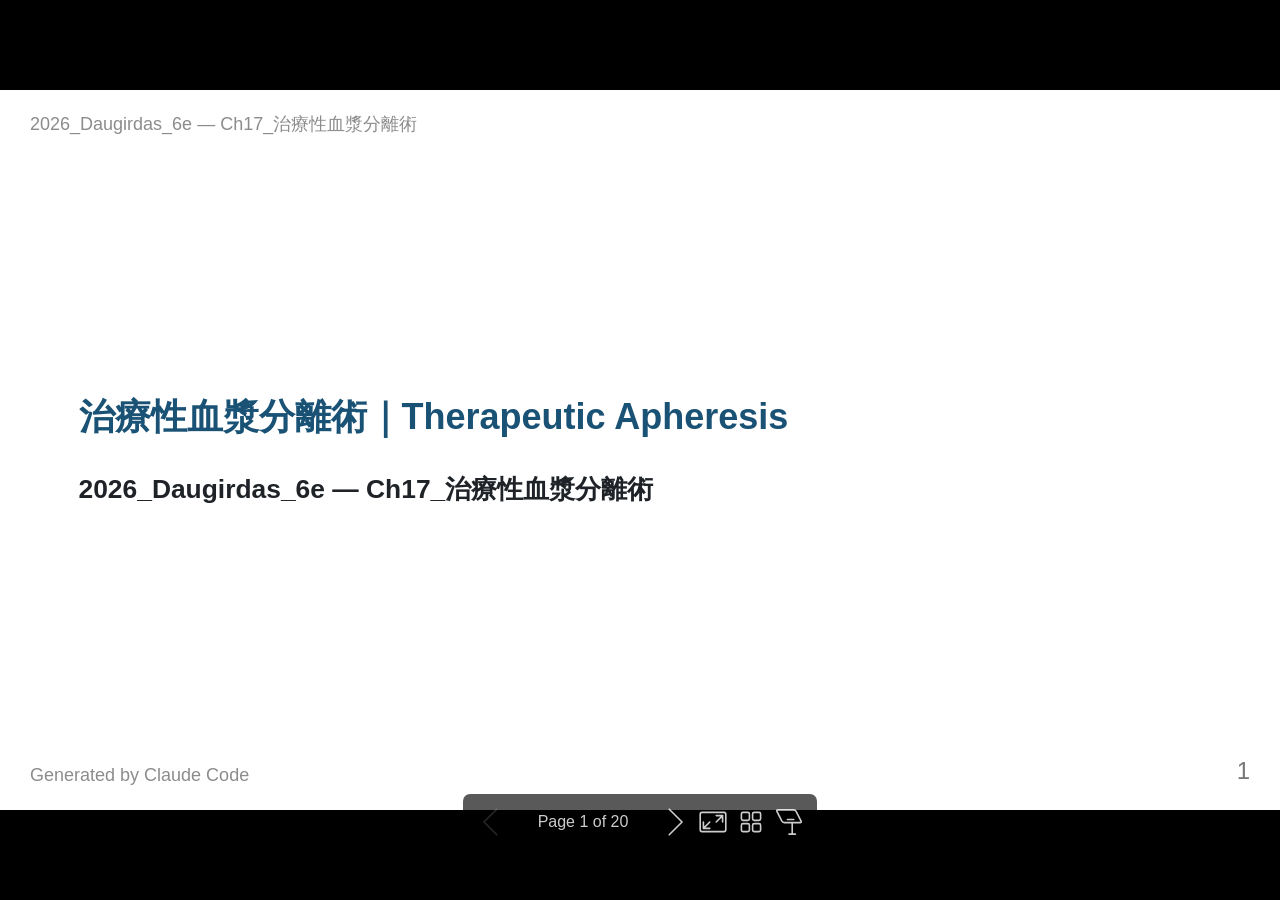
<file: docs/slides/2026_Daugirdas_6e/Ch17_治療性血漿分離術.html>
<!DOCTYPE html><html lang="zh-TW"><head><title>治療性血漿分離術｜Therapeutic Apheresis</title><meta property="og:title" content="治療性血漿分離術｜Therapeutic Apheresis"><meta charset="UTF-8"><meta name="viewport" content="width=device-width,height=device-height,initial-scale=1.0"><meta name="apple-mobile-web-app-capable" content="yes"><meta http-equiv="X-UA-Compatible" content="ie=edge"><meta property="og:type" content="website"><meta name="twitter:card" content="summary"><style>@media screen{body[data-bespoke-view=""] .bespoke-marp-parent>.bespoke-marp-osc>button,body[data-bespoke-view=next] .bespoke-marp-parent>.bespoke-marp-osc>button,body[data-bespoke-view=overview] button.bespoke-marp-overview-close,body[data-bespoke-view=presenter] .bespoke-marp-presenter-container .bespoke-marp-presenter-info-container .bespoke-marp-presenter-info-page-area .bespoke-marp-presenter-info-page,body[data-bespoke-view=presenter] .bespoke-marp-presenter-container .bespoke-marp-presenter-info-container button,body[data-bespoke-view=presenter] .bespoke-marp-presenter-container .bespoke-marp-presenter-note-container button{appearance:none;background-color:initial;border:0;color:inherit;cursor:pointer;font-size:inherit;opacity:.8;outline:none;padding:0;transition:opacity .2s linear;-webkit-tap-highlight-color:transparent}body[data-bespoke-view=""] .bespoke-marp-parent>.bespoke-marp-osc>button:disabled,body[data-bespoke-view=next] .bespoke-marp-parent>.bespoke-marp-osc>button:disabled,body[data-bespoke-view=overview] button.bespoke-marp-overview-close:disabled,body[data-bespoke-view=presenter] .bespoke-marp-presenter-container .bespoke-marp-presenter-info-container .bespoke-marp-presenter-info-page-area .bespoke-marp-presenter-info-page:disabled,body[data-bespoke-view=presenter] .bespoke-marp-presenter-container .bespoke-marp-presenter-info-container button:disabled,body[data-bespoke-view=presenter] .bespoke-marp-presenter-container .bespoke-marp-presenter-note-container button:disabled{cursor:not-allowed;opacity:.15!important}body[data-bespoke-view=""] .bespoke-marp-parent>.bespoke-marp-osc>button:hover,body[data-bespoke-view=next] .bespoke-marp-parent>.bespoke-marp-osc>button:hover,body[data-bespoke-view=overview] button.bespoke-marp-overview-close:hover,body[data-bespoke-view=presenter] .bespoke-marp-presenter-container .bespoke-marp-presenter-info-container .bespoke-marp-presenter-info-page-area .bespoke-marp-presenter-info-page:hover,body[data-bespoke-view=presenter] .bespoke-marp-presenter-container .bespoke-marp-presenter-info-container button:hover,body[data-bespoke-view=presenter] .bespoke-marp-presenter-container .bespoke-marp-presenter-note-container button:hover{opacity:1}body[data-bespoke-view=""] .bespoke-marp-parent>.bespoke-marp-osc>button:hover:active,body[data-bespoke-view=next] .bespoke-marp-parent>.bespoke-marp-osc>button:hover:active,body[data-bespoke-view=overview] button.bespoke-marp-overview-close:hover:active,body[data-bespoke-view=presenter] .bespoke-marp-presenter-container .bespoke-marp-presenter-info-container .bespoke-marp-presenter-info-page-area .bespoke-marp-presenter-info-page:hover:active,body[data-bespoke-view=presenter] .bespoke-marp-presenter-container .bespoke-marp-presenter-info-container button:hover:active,body[data-bespoke-view=presenter] .bespoke-marp-presenter-container .bespoke-marp-presenter-note-container button:hover:active{opacity:.6}body[data-bespoke-view=""] .bespoke-marp-parent>.bespoke-marp-osc>button:hover:not(:disabled),body[data-bespoke-view=next] .bespoke-marp-parent>.bespoke-marp-osc>button:hover:not(:disabled),body[data-bespoke-view=overview] button.bespoke-marp-overview-close:hover:not(:disabled),body[data-bespoke-view=presenter] .bespoke-marp-presenter-container .bespoke-marp-presenter-info-container .bespoke-marp-presenter-info-page-area .bespoke-marp-presenter-info-page:hover:not(:disabled),body[data-bespoke-view=presenter] .bespoke-marp-presenter-container .bespoke-marp-presenter-info-container button:hover:not(:disabled),body[data-bespoke-view=presenter] .bespoke-marp-presenter-container .bespoke-marp-presenter-note-container button:hover:not(:disabled){transition:none}body[data-bespoke-view=""] .bespoke-marp-parent>.bespoke-marp-osc>button[data-bespoke-marp-osc=prev],body[data-bespoke-view=next] .bespoke-marp-parent>.bespoke-marp-osc>button[data-bespoke-marp-osc=prev],body[data-bespoke-view=presenter] .bespoke-marp-presenter-container .bespoke-marp-presenter-info-container button.bespoke-marp-presenter-info-page-prev{background:#0000 url("[data-uri]") no-repeat 50%;background-size:contain;overflow:hidden;text-indent:100%;white-space:nowrap}body[data-bespoke-view=""] .bespoke-marp-parent>.bespoke-marp-osc>button[data-bespoke-marp-osc=next],body[data-bespoke-view=next] .bespoke-marp-parent>.bespoke-marp-osc>button[data-bespoke-marp-osc=next],body[data-bespoke-view=presenter] .bespoke-marp-presenter-container .bespoke-marp-presenter-info-container button.bespoke-marp-presenter-info-page-next{background:#0000 url("[data-uri]") no-repeat 50%;background-size:contain;overflow:hidden;text-indent:100%;white-space:nowrap}body[data-bespoke-view=""] .bespoke-marp-parent>.bespoke-marp-osc>button[data-bespoke-marp-osc=fullscreen],body[data-bespoke-view=next] .bespoke-marp-parent>.bespoke-marp-osc>button[data-bespoke-marp-osc=fullscreen]{background:#0000 url("[data-uri]") no-repeat 50%;background-size:contain;overflow:hidden;text-indent:100%;white-space:nowrap}body[data-bespoke-view=""] .bespoke-marp-parent>.bespoke-marp-osc>button.exit[data-bespoke-marp-osc=fullscreen],body[data-bespoke-view=next] .bespoke-marp-parent>.bespoke-marp-osc>button.exit[data-bespoke-marp-osc=fullscreen]{background-image:url("[data-uri]")}body[data-bespoke-view=""] .bespoke-marp-parent>.bespoke-marp-osc>button[data-bespoke-marp-osc=presenter],body[data-bespoke-view=next] .bespoke-marp-parent>.bespoke-marp-osc>button[data-bespoke-marp-osc=presenter]{background:#0000 url("[data-uri]") no-repeat 50%;background-size:contain;overflow:hidden;text-indent:100%;white-space:nowrap}body[data-bespoke-view=overview] button.bespoke-marp-overview-close,body[data-bespoke-view=presenter] .bespoke-marp-presenter-container .bespoke-marp-presenter-note-container button.bespoke-marp-presenter-note-bigger{background:#0000 url("[data-uri]") no-repeat 50%;background-size:contain;overflow:hidden;text-indent:100%;white-space:nowrap}body[data-bespoke-view=presenter] .bespoke-marp-presenter-container .bespoke-marp-presenter-note-container button.bespoke-marp-presenter-note-smaller{background:#0000 url("[data-uri]") no-repeat 50%;background-size:contain;overflow:hidden;text-indent:100%;white-space:nowrap}body[data-bespoke-view=""] .bespoke-marp-parent>.bespoke-marp-osc>button[data-bespoke-marp-osc=overview],body[data-bespoke-view=next] .bespoke-marp-parent>.bespoke-marp-osc>button[data-bespoke-marp-osc=overview]{background:#0000 url("[data-uri]") no-repeat 50%;background-size:contain;overflow:hidden;text-indent:100%;white-space:nowrap}}@keyframes __bespoke_marp_transition_reduced_outgoing__{0%{opacity:1}to{opacity:0}}@keyframes __bespoke_marp_transition_reduced_incoming__{0%{mix-blend-mode:plus-lighter;opacity:0}to{mix-blend-mode:plus-lighter;opacity:1}}.bespoke-marp-note,.bespoke-marp-osc,.bespoke-progress-parent{display:none;transition:none}@media screen{::view-transition-group(*){animation-duration:var(--marp-bespoke-transition-animation-duration,.5s);animation-timing-function:ease}::view-transition-new(*),::view-transition-old(*){animation-delay:0s;animation-direction:var(--marp-bespoke-transition-animation-direction,normal);animation-duration:var(--marp-bespoke-transition-animation-duration,.5s);animation-fill-mode:both;animation-name:var(--marp-bespoke-transition-animation-name,var(--marp-bespoke-transition-animation-name-fallback,__bespoke_marp_transition_no_animation__));mix-blend-mode:normal}::view-transition-old(*){--marp-bespoke-transition-animation-name-fallback:__bespoke_marp_transition_reduced_outgoing__;animation-timing-function:ease}::view-transition-new(*){--marp-bespoke-transition-animation-name-fallback:__bespoke_marp_transition_reduced_incoming__;animation-timing-function:ease}::view-transition-new(root),::view-transition-old(root){animation-timing-function:linear}::view-transition-new(__bespoke_marp_transition_osc__),::view-transition-old(__bespoke_marp_transition_osc__){animation-duration:0s!important;animation-name:__bespoke_marp_transition_osc__!important}::view-transition-new(__bespoke_marp_transition_osc__){opacity:0!important}.bespoke-marp-transition-warming-up::view-transition-group(*),.bespoke-marp-transition-warming-up::view-transition-new(*),.bespoke-marp-transition-warming-up::view-transition-old(*){animation-play-state:paused!important}body,html{height:100%;margin:0}body{background:#000;overflow:hidden}svg.bespoke-marp-slide{content-visibility:hidden;interactivity:inert;opacity:0;pointer-events:none;z-index:-1}svg.bespoke-marp-slide:not(.bespoke-marp-active) *{view-transition-name:none!important}svg.bespoke-marp-slide.bespoke-marp-active{content-visibility:visible;interactivity:auto;opacity:1;pointer-events:auto;z-index:0}svg.bespoke-marp-slide.bespoke-marp-active.bespoke-marp-active-ready *{animation-name:__bespoke_marp__!important}@supports not (content-visibility:hidden){svg.bespoke-marp-slide[data-bespoke-marp-load=hideable]{display:none}svg.bespoke-marp-slide[data-bespoke-marp-load=hideable].bespoke-marp-active{display:block}}}@media screen and (prefers-reduced-motion:reduce){svg.bespoke-marp-slide *{view-transition-name:none!important}}@media screen{[data-bespoke-marp-fragment=inactive]{visibility:hidden}body[data-bespoke-view=""] .bespoke-marp-parent,body[data-bespoke-view=next] .bespoke-marp-parent{inset:0;position:absolute}body[data-bespoke-view=""] .bespoke-marp-parent>.bespoke-marp-osc,body[data-bespoke-view=next] .bespoke-marp-parent>.bespoke-marp-osc{background:#000000a6;border-radius:7px;bottom:50px;color:#fff;contain:paint;display:block;font-family:Helvetica,Arial,sans-serif;font-size:16px;left:50%;line-height:0;opacity:1;padding:12px;position:absolute;touch-action:manipulation;transform:translateX(-50%);transition:opacity .2s linear;-webkit-user-select:none;user-select:none;view-transition-name:__bespoke_marp_transition_osc__;white-space:nowrap;will-change:transform;z-index:1}body[data-bespoke-view=""] .bespoke-marp-parent>.bespoke-marp-osc>:where(*),body[data-bespoke-view=next] .bespoke-marp-parent>.bespoke-marp-osc>:where(*){margin-left:6px}body[data-bespoke-view=""] .bespoke-marp-parent>.bespoke-marp-osc>:where(*):where(:first-child),body[data-bespoke-view=next] .bespoke-marp-parent>.bespoke-marp-osc>:where(*):where(:first-child){margin-left:0}body[data-bespoke-view=""] .bespoke-marp-parent>.bespoke-marp-osc>span,body[data-bespoke-view=next] .bespoke-marp-parent>.bespoke-marp-osc>span{opacity:.8}body[data-bespoke-view=""] .bespoke-marp-parent>.bespoke-marp-osc>span[data-bespoke-marp-osc=page],body[data-bespoke-view=next] .bespoke-marp-parent>.bespoke-marp-osc>span[data-bespoke-marp-osc=page]{display:inline-block;min-width:140px;text-align:center}body[data-bespoke-view=""] .bespoke-marp-parent>.bespoke-marp-osc>button[data-bespoke-marp-osc=fullscreen],body[data-bespoke-view=""] .bespoke-marp-parent>.bespoke-marp-osc>button[data-bespoke-marp-osc=next],body[data-bespoke-view=""] .bespoke-marp-parent>.bespoke-marp-osc>button[data-bespoke-marp-osc=overview],body[data-bespoke-view=""] .bespoke-marp-parent>.bespoke-marp-osc>button[data-bespoke-marp-osc=presenter],body[data-bespoke-view=""] .bespoke-marp-parent>.bespoke-marp-osc>button[data-bespoke-marp-osc=prev],body[data-bespoke-view=next] .bespoke-marp-parent>.bespoke-marp-osc>button[data-bespoke-marp-osc=fullscreen],body[data-bespoke-view=next] .bespoke-marp-parent>.bespoke-marp-osc>button[data-bespoke-marp-osc=next],body[data-bespoke-view=next] .bespoke-marp-parent>.bespoke-marp-osc>button[data-bespoke-marp-osc=overview],body[data-bespoke-view=next] .bespoke-marp-parent>.bespoke-marp-osc>button[data-bespoke-marp-osc=presenter],body[data-bespoke-view=next] .bespoke-marp-parent>.bespoke-marp-osc>button[data-bespoke-marp-osc=prev]{height:32px;line-height:32px;width:32px}body[data-bespoke-view=""] .bespoke-marp-parent.bespoke-marp-inactive,body[data-bespoke-view=next] .bespoke-marp-parent.bespoke-marp-inactive{cursor:none}body[data-bespoke-view=""] .bespoke-marp-parent.bespoke-marp-inactive>.bespoke-marp-osc,body[data-bespoke-view=next] .bespoke-marp-parent.bespoke-marp-inactive>.bespoke-marp-osc{opacity:0;pointer-events:none}body[data-bespoke-view=""] svg.bespoke-marp-slide,body[data-bespoke-view=next] svg.bespoke-marp-slide{height:100%;left:0;position:absolute;top:0;width:100%}body[data-bespoke-view=""] .bespoke-progress-parent{background:#222;display:flex;height:5px;width:100%}body[data-bespoke-view=""] .bespoke-progress-parent+:where(.bespoke-marp-parent){top:5px}body[data-bespoke-view=""] .bespoke-progress-parent .bespoke-progress-bar{background:#0288d1;flex:0 0 0;transition:flex-basis .2s cubic-bezier(0,1,1,1)}body[data-bespoke-view=next]{background:#0000}body[data-bespoke-view=presenter]{background:#161616}body[data-bespoke-view=presenter] .bespoke-marp-presenter-container{display:grid;font-family:Helvetica,Arial,sans-serif;grid-template:"current dragbar next" minmax(140px,1fr) "current dragbar note" 2fr "info    dragbar note" 3em;grid-template-columns:minmax(3px,var(--bespoke-marp-presenter-split-ratio,66%)) 0 minmax(3px,1fr);height:100%;left:0;position:absolute;top:0;width:100%}body[data-bespoke-view=presenter] .bespoke-marp-presenter-container :where(.bespoke-marp-parent){grid-area:current;overflow:hidden;position:relative}body[data-bespoke-view=presenter] .bespoke-marp-presenter-container :where(.bespoke-marp-parent) :where(svg.bespoke-marp-slide){height:calc(100% - 40px);left:20px;pointer-events:none;position:absolute;top:20px;-webkit-user-select:none;user-select:none;width:calc(100% - 40px)}body[data-bespoke-view=presenter] .bespoke-marp-presenter-container :where(.bespoke-marp-parent) :where(svg.bespoke-marp-slide).bespoke-marp-active{filter:drop-shadow(0 3px 10px rgba(0,0,0,.5))}body[data-bespoke-view=presenter] .bespoke-marp-presenter-container .bespoke-marp-presenter-dragbar-container{background:#0288d1;cursor:col-resize;grid-area:dragbar;margin-left:-3px;opacity:0;position:relative;transition:opacity .4s linear .1s;width:6px;z-index:10}body[data-bespoke-view=presenter] .bespoke-marp-presenter-container .bespoke-marp-presenter-dragbar-container:hover{opacity:1}body[data-bespoke-view=presenter] .bespoke-marp-presenter-container .bespoke-marp-presenter-dragbar-container.active{opacity:1;transition-delay:0s}body[data-bespoke-view=presenter] .bespoke-marp-presenter-container .bespoke-marp-presenter-next-container{background:#222;cursor:pointer;display:none;grid-area:next;overflow:hidden;position:relative}body[data-bespoke-view=presenter] .bespoke-marp-presenter-container .bespoke-marp-presenter-next-container.active{display:block}body[data-bespoke-view=presenter] .bespoke-marp-presenter-container .bespoke-marp-presenter-next-container iframe.bespoke-marp-presenter-next{background:#0000;border:0;display:block;filter:drop-shadow(0 3px 10px rgba(0,0,0,.5));height:calc(100% - 40px);left:20px;pointer-events:none;position:absolute;interactivity:inert;top:20px;-webkit-user-select:none;user-select:none;width:calc(100% - 40px)}body[data-bespoke-view=presenter] .bespoke-marp-presenter-container .bespoke-marp-presenter-note-container{background:#222;color:#eee;grid-area:note;position:relative;z-index:1}body[data-bespoke-view=presenter] .bespoke-marp-presenter-container .bespoke-marp-presenter-note-container button{height:1.5em;line-height:1.5em;width:1.5em}body[data-bespoke-view=presenter] .bespoke-marp-presenter-container .bespoke-marp-presenter-note-container .bespoke-marp-presenter-note-wrapper{display:block;inset:0;position:absolute}body[data-bespoke-view=presenter] .bespoke-marp-presenter-container .bespoke-marp-presenter-note-container .bespoke-marp-presenter-note-buttons{background:#000000a6;border-radius:4px;bottom:0;display:flex;gap:4px;margin:12px;opacity:0;padding:6px;pointer-events:none;position:absolute;right:0;transition:opacity .2s linear}body[data-bespoke-view=presenter] .bespoke-marp-presenter-container .bespoke-marp-presenter-note-container .bespoke-marp-presenter-note-buttons:focus-within,body[data-bespoke-view=presenter] .bespoke-marp-presenter-container .bespoke-marp-presenter-note-container .bespoke-marp-presenter-note-wrapper:focus-within+.bespoke-marp-presenter-note-buttons,body[data-bespoke-view=presenter] .bespoke-marp-presenter-container .bespoke-marp-presenter-note-container:hover .bespoke-marp-presenter-note-buttons{opacity:1;pointer-events:auto}body[data-bespoke-view=presenter] .bespoke-marp-presenter-container .bespoke-marp-presenter-note-container .bespoke-marp-note{box-sizing:border-box;font-size:calc(1.1em*var(--bespoke-marp-note-font-scale, 1));height:calc(100% - 40px);margin:20px;overflow:auto;padding-right:3px;white-space:pre-wrap;width:calc(100% - 40px);word-wrap:break-word;scrollbar-color:#eeeeee80 #0000;scrollbar-width:thin}body[data-bespoke-view=presenter] .bespoke-marp-presenter-container .bespoke-marp-presenter-note-container .bespoke-marp-note::-webkit-scrollbar{width:6px}body[data-bespoke-view=presenter] .bespoke-marp-presenter-container .bespoke-marp-presenter-note-container .bespoke-marp-note::-webkit-scrollbar-track{background:#0000}body[data-bespoke-view=presenter] .bespoke-marp-presenter-container .bespoke-marp-presenter-note-container .bespoke-marp-note::-webkit-scrollbar-thumb{background:#eeeeee80;border-radius:6px}body[data-bespoke-view=presenter] .bespoke-marp-presenter-container .bespoke-marp-presenter-note-container .bespoke-marp-note:empty{pointer-events:none}body[data-bespoke-view=presenter] .bespoke-marp-presenter-container .bespoke-marp-presenter-note-container .bespoke-marp-note.active{display:block}body[data-bespoke-view=presenter] .bespoke-marp-presenter-container .bespoke-marp-presenter-note-container .bespoke-marp-note p:first-child{margin-top:0}body[data-bespoke-view=presenter] .bespoke-marp-presenter-container .bespoke-marp-presenter-note-container .bespoke-marp-note p:last-child{margin-bottom:0}body[data-bespoke-view=presenter] .bespoke-marp-presenter-container .bespoke-marp-presenter-info-container{align-items:center;box-sizing:border-box;color:#eee;display:flex;flex-wrap:nowrap;grid-area:info;justify-content:center;overflow:hidden;padding:0 10px}body[data-bespoke-view=presenter] .bespoke-marp-presenter-container .bespoke-marp-presenter-info-container .bespoke-marp-presenter-info-page-area,body[data-bespoke-view=presenter] .bespoke-marp-presenter-container .bespoke-marp-presenter-info-container .bespoke-marp-presenter-info-time,body[data-bespoke-view=presenter] .bespoke-marp-presenter-container .bespoke-marp-presenter-info-container .bespoke-marp-presenter-info-timer{box-sizing:border-box;display:block;padding:0 10px;white-space:nowrap;width:100%}body[data-bespoke-view=presenter] .bespoke-marp-presenter-container .bespoke-marp-presenter-info-container button{height:1.5em;line-height:1.5em;width:1.5em}body[data-bespoke-view=presenter] .bespoke-marp-presenter-container .bespoke-marp-presenter-info-container .bespoke-marp-presenter-info-page-area{order:2;text-align:center}body[data-bespoke-view=presenter] .bespoke-marp-presenter-container .bespoke-marp-presenter-info-container .bespoke-marp-presenter-info-page-area .bespoke-marp-presenter-info-page{display:inline-block;min-width:120px;text-align:center}body[data-bespoke-view=presenter] .bespoke-marp-presenter-container .bespoke-marp-presenter-info-container .bespoke-marp-presenter-info-time{color:#999;order:1;text-align:left}body[data-bespoke-view=presenter] .bespoke-marp-presenter-container .bespoke-marp-presenter-info-container .bespoke-marp-presenter-info-timer{color:#999;order:3;text-align:right}body[data-bespoke-view=presenter] .bespoke-marp-presenter-container .bespoke-marp-presenter-info-container .bespoke-marp-presenter-info-timer:hover{cursor:pointer}body[data-bespoke-view=overview]{background:#161616;overflow:auto}body[data-bespoke-view=overview] [data-bespoke-marp-fragment=inactive]{visibility:visible}body[data-bespoke-view=overview] .bespoke-marp-overview-header{backdrop-filter:blur(4px);background:#222222d9;box-shadow:0 3px 10px #00000080;box-sizing:border-box;display:flex;height:48px;inset:0 0 auto;justify-content:flex-end;padding:10px;position:fixed;z-index:1}body[data-bespoke-view=overview] button.bespoke-marp-overview-close{height:28px;line-height:28px;transform:rotate(45deg);width:28px}body[data-bespoke-view=overview] .bespoke-marp-parent{display:grid;gap:40px;grid-template-columns:repeat(auto-fit,minmax(0,240px));justify-content:space-around;padding:30px}body[data-bespoke-view=overview] .bespoke-marp-parent svg.bespoke-marp-slide{--bov-selected:#0000;--bov-focus:#161616;--bov-focus-outline:#0000;background-image:conic-gradient(#161616 0 0),conic-gradient(var(--bov-focus) 0 0),conic-gradient(var(--bov-focus-outline) 0 0),conic-gradient(var(--bov-selected) 0 0);background-position:5px 5px,3px 3px,2px 2px,0 0;background-repeat:no-repeat;background-size:calc(100% - 10px) calc(100% - 10px),calc(100% - 6px) calc(100% - 6px),calc(100% - 4px) calc(100% - 4px),100% 100%;content-visibility:visible;cursor:pointer;filter:drop-shadow(0 3px 10px rgba(0,0,0,.5));margin:-6px;padding:6px;interactivity:auto;opacity:1;outline:0;pointer-events:auto;scroll-margin-block:30px;width:100%;z-index:0}body[data-bespoke-view=overview] .bespoke-marp-parent svg.bespoke-marp-slide *,body[data-bespoke-view=overview] .bespoke-marp-parent svg.bespoke-marp-slide.bespoke-marp-active *{pointer-events:none;interactivity:inert}body[data-bespoke-view=overview] .bespoke-marp-parent svg.bespoke-marp-slide:active,body[data-bespoke-view=overview] .bespoke-marp-parent svg.bespoke-marp-slide:focus-visible,body[data-bespoke-view=overview] .bespoke-marp-parent svg.bespoke-marp-slide:hover{--bov-focus-outline:#161616}body[data-bespoke-view=overview] .bespoke-marp-parent svg.bespoke-marp-slide:focus-visible,body[data-bespoke-view=overview] .bespoke-marp-parent svg.bespoke-marp-slide:hover{--bov-focus:#999}body[data-bespoke-view=overview] .bespoke-marp-parent svg.bespoke-marp-slide:active{--bov-focus:#eee}body[data-bespoke-view=overview] .bespoke-marp-parent svg.bespoke-marp-slide.bespoke-marp-active{--bov-selected:#0288d1}body[data-bespoke-view=overview]:has(.bespoke-marp-overview-header) .bespoke-marp-parent{padding-top:78px}body[data-bespoke-view=overview]:has(.bespoke-marp-overview-header) .bespoke-marp-parent svg.bespoke-marp-slide{scroll-margin-top:78px}.bespoke-marp-overview{background:#000000a6;inset:0;opacity:0;pointer-events:none;position:fixed;transition:opacity .1s ease;z-index:10}.bespoke-marp-overview iframe{background:#222;border:0;display:block;height:100%;left:0;position:absolute;top:0;width:100%}.bespoke-marp-overview[data-open="1"]{opacity:1;pointer-events:auto}}@media print{.bespoke-marp-overview,.bespoke-marp-presenter-info-container,.bespoke-marp-presenter-next-container,.bespoke-marp-presenter-note-container{display:none}}</style><style>div#\:\$p > svg > foreignObject > section{width:1280px;height:720px;box-sizing:border-box;overflow:hidden;position:relative;scroll-snap-align:center center;-webkit-text-size-adjust:100%;text-size-adjust:100%}div#\:\$p > svg > foreignObject > section::after{bottom:0;content:attr(data-marpit-pagination);padding:inherit;pointer-events:none;position:absolute;right:0}div#\:\$p > svg > foreignObject > section:not([data-marpit-pagination])::after{display:none}div#\:\$p > svg > foreignObject > section :is(h1, marp-h1){font-size:2em;margin-block:0.67em}div#\:\$p > svg > foreignObject > section video::-webkit-media-controls{will-change:transform}@page {size:1280px 720px;margin:0}@media print{html, body{background-color:#fff;margin:0;page-break-inside:avoid;break-inside:avoid-page}div#\:\$p > svg > foreignObject > section{page-break-before:always;break-before:page}div#\:\$p > svg > foreignObject > section, div#\:\$p > svg > foreignObject > section *{-webkit-print-color-adjust:exact!important;animation-delay:0s!important;animation-duration:0s!important;color-adjust:exact!important;print-color-adjust:exact!important;transition:none!important}div#\:\$p > svg[data-marpit-svg]{display:block;height:100vh;width:100vw}}div#\:\$p > svg > foreignObject > :where(section){container-type:size}div#\:\$p > svg > foreignObject > section mjx-container[jax="SVG"]{direction:ltr}div#\:\$p > svg > foreignObject > section mjx-container[jax="SVG"] > svg{overflow:visible;min-height:1px;min-width:1px}div#\:\$p > svg > foreignObject > section mjx-container[jax="SVG"] > svg a{fill:blue;stroke:blue}div#\:\$p > svg > foreignObject > section mjx-container[jax="SVG"][display="true"]{display:block;text-align:center;margin:1em 0}div#\:\$p > svg > foreignObject > section mjx-container[jax="SVG"][display="true"][width="full"]{display:flex}div#\:\$p > svg > foreignObject > section mjx-container[jax="SVG"][justify="left"]{text-align:left}div#\:\$p > svg > foreignObject > section mjx-container[jax="SVG"][justify="right"]{text-align:right}div#\:\$p > svg > foreignObject > section g[data-mml-node="merror"] > g{fill:red;stroke:red}div#\:\$p > svg > foreignObject > section g[data-mml-node="merror"] > rect[data-background]{fill:yellow;stroke:none}div#\:\$p > svg > foreignObject > section g[data-mml-node="mtable"] > line[data-line], div#\:\$p > svg > foreignObject > section svg[data-table] > g > line[data-line]{stroke-width:70px;fill:none}div#\:\$p > svg > foreignObject > section g[data-mml-node="mtable"] > rect[data-frame], div#\:\$p > svg > foreignObject > section svg[data-table] > g > rect[data-frame]{stroke-width:70px;fill:none}div#\:\$p > svg > foreignObject > section g[data-mml-node="mtable"] > .mjx-dashed, div#\:\$p > svg > foreignObject > section svg[data-table] > g > .mjx-dashed{stroke-dasharray:140}div#\:\$p > svg > foreignObject > section g[data-mml-node="mtable"] > .mjx-dotted, div#\:\$p > svg > foreignObject > section svg[data-table] > g > .mjx-dotted{stroke-linecap:round;stroke-dasharray:0,140}div#\:\$p > svg > foreignObject > section g[data-mml-node="mtable"] > g > svg{overflow:visible}div#\:\$p > svg > foreignObject > section [jax="SVG"] mjx-tool{display:inline-block;position:relative;width:0;height:0}div#\:\$p > svg > foreignObject > section [jax="SVG"] mjx-tool > mjx-tip{position:absolute;top:0;left:0}div#\:\$p > svg > foreignObject > section mjx-tool > mjx-tip{display:inline-block;padding:.2em;border:1px solid #888;font-size:70%;background-color:#F8F8F8;color:black;box-shadow:2px 2px 5px #AAAAAA}div#\:\$p > svg > foreignObject > section g[data-mml-node="maction"][data-toggle]{cursor:pointer}div#\:\$p > svg > foreignObject > section mjx-status{display:block;position:fixed;left:1em;bottom:1em;min-width:25%;padding:.2em .4em;border:1px solid #888;font-size:90%;background-color:#F8F8F8;color:black}div#\:\$p > svg > foreignObject > section foreignObject[data-mjx-xml]{font-family:initial;line-height:normal;overflow:visible}div#\:\$p > svg > foreignObject > section mjx-container[jax="SVG"] path[data-c], div#\:\$p > svg > foreignObject > section mjx-container[jax="SVG"] use[data-c]{stroke-width:3}@media print{div#\:\$p > svg > foreignObject > section mjx-container[jax=SVG] path[data-c],div#\:\$p > svg > foreignObject > section mjx-container[jax=SVG] use[data-c]{stroke-width:0}}div#\:\$p > svg > foreignObject > section img[data-marp-twemoji]{background:transparent;height:1em;margin:0 .05em 0 .1em;vertical-align:-.1em;width:1em}div#\:\$p > svg > foreignObject > section{--fgColor-danger:light-dark(#d1242f, #f85149);--bgColor-attention-muted:light-dark(#fff8c5, #bb800926);--bgColor-muted:light-dark(#f6f8fa, #151b23);--bgColor-neutral-muted:light-dark(#818b981f, #656c7633);--borderColor-accent-emphasis:light-dark(#0969da, #1f6feb);--borderColor-attention-emphasis:light-dark(#9a6700, #9e6a03);--borderColor-danger-emphasis:light-dark(#cf222e, #da3633);--borderColor-default:light-dark(#d1d9e0, #3d444d);--borderColor-done-emphasis:light-dark(#8250df, #8957e5);--borderColor-success-emphasis:light-dark(#1a7f37, #238636);--color-prettylights-syntax-brackethighlighter-angle:light-dark(#59636e, #9198a1);--color-prettylights-syntax-brackethighlighter-unmatched:light-dark(#82071e, #f85149);--color-prettylights-syntax-carriage-return-bg:light-dark(#cf222e, #b62324);--color-prettylights-syntax-carriage-return-text:light-dark(#f6f8fa, #f0f6fc);--color-prettylights-syntax-comment:light-dark(#59636e, #9198a1);--color-prettylights-syntax-constant:light-dark(#0550ae, #79c0ff);--color-prettylights-syntax-constant-other-reference-link:light-dark(#0a3069, #a5d6ff);--color-prettylights-syntax-entity:light-dark(#6639ba, #d2a8ff);--color-prettylights-syntax-entity-tag:light-dark(#0550ae, #7ee787);--color-prettylights-syntax-invalid-illegal-text:light-dark(var(--fgColor-danger), var(--fgColor-danger));--color-prettylights-syntax-keyword:light-dark(#cf222e, #ff7b72);--color-prettylights-syntax-markup-changed-bg:light-dark(#ffd8b5, #5a1e02);--color-prettylights-syntax-markup-changed-text:light-dark(#953800, #ffdfb6);--color-prettylights-syntax-markup-deleted-bg:light-dark(#ffebe9, #67060c);--color-prettylights-syntax-markup-deleted-text:light-dark(#82071e, #ffdcd7);--color-prettylights-syntax-markup-heading:light-dark(#0550ae, #1f6feb);--color-prettylights-syntax-markup-ignored-bg:light-dark(#0550ae, #1158c7);--color-prettylights-syntax-markup-ignored-text:light-dark(#d1d9e0, #f0f6fc);--color-prettylights-syntax-markup-inserted-bg:light-dark(#dafbe1, #033a16);--color-prettylights-syntax-markup-inserted-text:light-dark(#116329, #aff5b4);--color-prettylights-syntax-markup-list:light-dark(#3b2300, #f2cc60);--color-prettylights-syntax-meta-diff-range:light-dark(#8250df, #d2a8ff);--color-prettylights-syntax-string:light-dark(#0a3069, #a5d6ff);--color-prettylights-syntax-string-regexp:light-dark(#116329, #7ee787);--color-prettylights-syntax-sublimelinter-gutter-mark:light-dark(#818b98, #3d444d);--color-prettylights-syntax-variable:light-dark(#953800, #ffa657);--fgColor-accent:light-dark(#0969da, #4493f8);--fgColor-attention:light-dark(#9a6700, #d29922);--fgColor-done:light-dark(#8250df, #ab7df8);--fgColor-muted:light-dark(#59636e, #9198a1);--fgColor-success:light-dark(#1a7f37, #3fb950);--bgColor-default:light-dark(#fff, #0d1117);--borderColor-muted:light-dark(#d1d9e0b3, #3d444db3);--color-prettylights-syntax-invalid-illegal-bg:light-dark(var(--bgColor-danger-muted), var(--bgColor-danger-muted));--color-prettylights-syntax-markup-bold:light-dark(#1f2328, #f0f6fc);--color-prettylights-syntax-markup-italic:light-dark(#1f2328, #f0f6fc);--color-prettylights-syntax-storage-modifier-import:light-dark(#1f2328, #f0f6fc);--fgColor-default:light-dark(#1f2328, #f0f6fc);--focus-outlineColor:light-dark(var(--borderColor-accent-emphasis), var(--borderColor-accent-emphasis));--borderColor-neutral-muted:light-dark(var(--borderColor-muted), var(--borderColor-muted));--base-size-16:calc(var(--marpit-root-font-size, 1rem) * 1);--base-size-24:calc(var(--marpit-root-font-size, 1rem) * 1.5);--base-size-4:calc(var(--marpit-root-font-size, 1rem) * 0.25);--base-size-40:calc(var(--marpit-root-font-size, 1rem) * 2.5);--base-size-8:calc(var(--marpit-root-font-size, 1rem) * 0.5);--base-text-weight-medium:500;--base-text-weight-normal:400;--base-text-weight-semibold:600;--fontStack-monospace:ui-monospace, SFMono-Regular, SF Mono, Menlo, Consolas, Liberation Mono, monospace;--fontStack-sansSerif:-apple-system, BlinkMacSystemFont, "Segoe UI", "Noto Sans", Helvetica, Arial, sans-serif, "Apple Color Emoji", "Segoe UI Emoji";}/*!
 * Marp default theme.
 *
 * @theme default
 * @author Yuki Hattori
 *
 * @auto-scaling true
 * @size 16:9 1280px 720px
 * @size 4:3 960px 720px
 */div#\:\$p > svg > foreignObject > section [data-theme=light],div#\:\$p > svg > foreignObject > section{color-scheme:light}div#\:\$p > svg > foreignObject > section [data-theme=dark],div#\:\$p > svg > foreignObject > section:where(.invert){color-scheme:dark}div#\:\$p > svg > foreignObject > section{-ms-text-size-adjust:100%;-webkit-text-size-adjust:100%;background-color:var(--bgColor-default);color:var(--fgColor-default);font-family:var(--fontStack-sansSerif, -apple-system, BlinkMacSystemFont, "Segoe UI", "Noto Sans", Helvetica, Arial, sans-serif, "Apple Color Emoji", "Segoe UI Emoji");font-size:16px;font-weight:var(--base-text-weight-normal, 400);line-height:1.5;margin:0;word-wrap:break-word}div#\:\$p > svg > foreignObject > section{--marpit-root-font-size:16px}div#\:\$p > svg > foreignObject > section a{text-decoration:underline;text-underline-offset:calc(var(--marpit-root-font-size, 1rem) * .2)}div#\:\$p > svg > foreignObject > section :is(h1, marp-h1):hover .anchor .octicon-link:before,div#\:\$p > svg > foreignObject > section :is(h2, marp-h2):hover .anchor .octicon-link:before,div#\:\$p > svg > foreignObject > section :is(h3, marp-h3):hover .anchor .octicon-link:before,div#\:\$p > svg > foreignObject > section :is(h4, marp-h4):hover .anchor .octicon-link:before,div#\:\$p > svg > foreignObject > section :is(h5, marp-h5):hover .anchor .octicon-link:before,div#\:\$p > svg > foreignObject > section :is(h6, marp-h6):hover .anchor .octicon-link:before{background-color:currentColor;content:" ";display:inline-block;height:16px;-webkit-mask-image:url('data:image/svg+xml;charset=utf-8,<svg xmlns="http://www.w3.org/2000/svg" aria-hidden="true" viewBox="0 0 16 16"><path fill-rule="evenodd" d="M7.775 3.275a.75.75 0 0 0 1.06 1.06l1.25-1.25a2 2 0 1 1 2.83 2.83l-2.5 2.5a2 2 0 0 1-2.83 0 .75.75 0 0 0-1.06 1.06 3.5 3.5 0 0 0 4.95 0l2.5-2.5a3.5 3.5 0 0 0-4.95-4.95zm-4.69 9.64a2 2 0 0 1 0-2.83l2.5-2.5a2 2 0 0 1 2.83 0 .75.75 0 0 0 1.06-1.06 3.5 3.5 0 0 0-4.95 0l-2.5 2.5a3.5 3.5 0 0 0 4.95 4.95l1.25-1.25a.75.75 0 0 0-1.06-1.06l-1.25 1.25a2 2 0 0 1-2.83 0"/></svg>');mask-image:url('data:image/svg+xml;charset=utf-8,<svg xmlns="http://www.w3.org/2000/svg" aria-hidden="true" viewBox="0 0 16 16"><path fill-rule="evenodd" d="M7.775 3.275a.75.75 0 0 0 1.06 1.06l1.25-1.25a2 2 0 1 1 2.83 2.83l-2.5 2.5a2 2 0 0 1-2.83 0 .75.75 0 0 0-1.06 1.06 3.5 3.5 0 0 0 4.95 0l2.5-2.5a3.5 3.5 0 0 0-4.95-4.95zm-4.69 9.64a2 2 0 0 1 0-2.83l2.5-2.5a2 2 0 0 1 2.83 0 .75.75 0 0 0 1.06-1.06 3.5 3.5 0 0 0-4.95 0l-2.5 2.5a3.5 3.5 0 0 0 4.95 4.95l1.25-1.25a.75.75 0 0 0-1.06-1.06l-1.25 1.25a2 2 0 0 1-2.83 0"/></svg>');width:16px}div#\:\$p > svg > foreignObject > section details,div#\:\$p > svg > foreignObject > section figcaption,div#\:\$p > svg > foreignObject > section figure{display:block}div#\:\$p > svg > foreignObject > section summary{display:list-item}div#\:\$p > svg > foreignObject > section [hidden]{display:none!important}div#\:\$p > svg > foreignObject > section a{background-color:transparent;color:var(--fgColor-accent);text-decoration:none}div#\:\$p > svg > foreignObject > section abbr[title]{border-bottom:none;-webkit-text-decoration:underline dotted;text-decoration:underline dotted}div#\:\$p > svg > foreignObject > section b,div#\:\$p > svg > foreignObject > section strong{font-weight:var(--base-text-weight-semibold, 600)}div#\:\$p > svg > foreignObject > section dfn{font-style:italic}div#\:\$p > svg > foreignObject > section :is(h1, marp-h1){border-bottom:1px solid var(--borderColor-muted);font-size:2em;font-weight:var(--base-text-weight-semibold, 600);margin:.67em 0;padding-bottom:.3em}div#\:\$p > svg > foreignObject > section mark{background-color:var(--bgColor-attention-muted);color:var(--fgColor-default)}div#\:\$p > svg > foreignObject > section small{font-size:90%}div#\:\$p > svg > foreignObject > section sub,div#\:\$p > svg > foreignObject > section sup{font-size:75%;line-height:0;position:relative;vertical-align:baseline}div#\:\$p > svg > foreignObject > section sub{bottom:-.25em}div#\:\$p > svg > foreignObject > section sup{top:-.5em}div#\:\$p > svg > foreignObject > section img{border-style:none;box-sizing:content-box;max-width:100%}div#\:\$p > svg > foreignObject > section code,div#\:\$p > svg > foreignObject > section kbd,div#\:\$p > svg > foreignObject > section :is(pre, marp-pre),div#\:\$p > svg > foreignObject > section samp{font-family:monospace;font-size:1em}div#\:\$p > svg > foreignObject > section figure{margin:1em var(--base-size-40)}div#\:\$p > svg > foreignObject > section hr{background:transparent;background-color:var(--borderColor-default);border:0;box-sizing:content-box;height:.25em;margin:var(--base-size-24) 0;overflow:hidden;padding:0}div#\:\$p > svg > foreignObject > section input{font:inherit;font-family:inherit;font-size:inherit;line-height:inherit;margin:0;overflow:visible}div#\:\$p > svg > foreignObject > section [type=button],div#\:\$p > svg > foreignObject > section [type=reset],div#\:\$p > svg > foreignObject > section [type=submit]{-webkit-appearance:button;-moz-appearance:button;appearance:button}div#\:\$p > svg > foreignObject > section [type=checkbox],div#\:\$p > svg > foreignObject > section [type=radio]{box-sizing:border-box;padding:0}div#\:\$p > svg > foreignObject > section [type=number]::-webkit-inner-spin-button,div#\:\$p > svg > foreignObject > section [type=number]::-webkit-outer-spin-button{height:auto}div#\:\$p > svg > foreignObject > section [type=search]::-webkit-search-cancel-button,div#\:\$p > svg > foreignObject > section [type=search]::-webkit-search-decoration{-webkit-appearance:none;appearance:none}div#\:\$p > svg > foreignObject > section ::-webkit-input-placeholder{color:inherit;opacity:.54}div#\:\$p > svg > foreignObject > section ::-webkit-file-upload-button{-webkit-appearance:button;appearance:button;font:inherit}div#\:\$p > svg > foreignObject > section a:hover{text-decoration:underline}div#\:\$p > svg > foreignObject > section ::-moz-placeholder{color:var(--fgColor-muted);opacity:1}div#\:\$p > svg > foreignObject > section ::placeholder{color:var(--fgColor-muted);opacity:1}div#\:\$p > svg > foreignObject > section hr:after,div#\:\$p > svg > foreignObject > section hr:before{content:"";display:table}div#\:\$p > svg > foreignObject > section hr:after{clear:both}div#\:\$p > svg > foreignObject > section table{border-collapse:collapse;border-spacing:0;display:block;font-variant:tabular-nums;max-width:100%;overflow:auto;width:-moz-max-content;width:max-content}div#\:\$p > svg > foreignObject > section td,div#\:\$p > svg > foreignObject > section th{padding:0}div#\:\$p > svg > foreignObject > section details summary{cursor:pointer}div#\:\$p > svg > foreignObject > section [role=button]:focus,div#\:\$p > svg > foreignObject > section a:focus,div#\:\$p > svg > foreignObject > section input[type=checkbox]:focus,div#\:\$p > svg > foreignObject > section input[type=radio]:focus{box-shadow:none;outline:2px solid var(--focus-outlineColor);outline-offset:-2px}div#\:\$p > svg > foreignObject > section [role=button]:focus:not(:focus-visible),div#\:\$p > svg > foreignObject > section a:focus:not(:focus-visible),div#\:\$p > svg > foreignObject > section input[type=checkbox]:focus:not(:focus-visible),div#\:\$p > svg > foreignObject > section input[type=radio]:focus:not(:focus-visible){outline:1px solid transparent}div#\:\$p > svg > foreignObject > section [role=button]:focus-visible,div#\:\$p > svg > foreignObject > section a:focus-visible,div#\:\$p > svg > foreignObject > section input[type=checkbox]:focus-visible,div#\:\$p > svg > foreignObject > section input[type=radio]:focus-visible{box-shadow:none;outline:2px solid var(--focus-outlineColor);outline-offset:-2px}div#\:\$p > svg > foreignObject > section a:not([class]):focus,div#\:\$p > svg > foreignObject > section a:not([class]):focus-visible,div#\:\$p > svg > foreignObject > section input[type=checkbox]:focus,div#\:\$p > svg > foreignObject > section input[type=checkbox]:focus-visible,div#\:\$p > svg > foreignObject > section input[type=radio]:focus,div#\:\$p > svg > foreignObject > section input[type=radio]:focus-visible{outline-offset:0}div#\:\$p > svg > foreignObject > section kbd{background-color:var(--bgColor-muted);border-bottom-color:var(--borderColor-neutral-muted);border:1px solid var(--borderColor-neutral-muted);border-radius:6px;box-shadow:inset 0 -1px 0 var(--borderColor-neutral-muted);color:var(--fgColor-default);display:inline-block;font:11px var(--fontStack-monospace, ui-monospace, SFMono-Regular, SF Mono, Menlo, Consolas, Liberation Mono, monospace);line-height:10px;padding:var(--base-size-4);vertical-align:middle}div#\:\$p > svg > foreignObject > section :is(h1, marp-h1),div#\:\$p > svg > foreignObject > section :is(h2, marp-h2),div#\:\$p > svg > foreignObject > section :is(h3, marp-h3),div#\:\$p > svg > foreignObject > section :is(h4, marp-h4),div#\:\$p > svg > foreignObject > section :is(h5, marp-h5),div#\:\$p > svg > foreignObject > section :is(h6, marp-h6){font-weight:var(--base-text-weight-semibold, 600);line-height:1.25;margin-bottom:var(--base-size-16);margin-top:var(--base-size-24)}div#\:\$p > svg > foreignObject > section :is(h2, marp-h2){border-bottom:1px solid var(--borderColor-muted);font-size:1.5em;padding-bottom:.3em}div#\:\$p > svg > foreignObject > section :is(h2, marp-h2),div#\:\$p > svg > foreignObject > section :is(h3, marp-h3){font-weight:var(--base-text-weight-semibold, 600)}div#\:\$p > svg > foreignObject > section :is(h3, marp-h3){font-size:1.25em}div#\:\$p > svg > foreignObject > section :is(h4, marp-h4){font-size:1em}div#\:\$p > svg > foreignObject > section :is(h4, marp-h4),div#\:\$p > svg > foreignObject > section :is(h5, marp-h5){font-weight:var(--base-text-weight-semibold, 600)}div#\:\$p > svg > foreignObject > section :is(h5, marp-h5){font-size:.875em}div#\:\$p > svg > foreignObject > section :is(h6, marp-h6){color:var(--fgColor-muted);font-size:.85em;font-weight:var(--base-text-weight-semibold, 600)}div#\:\$p > svg > foreignObject > section p{margin-bottom:10px;margin-top:0}div#\:\$p > svg > foreignObject > section blockquote{border-left:.25em solid var(--borderColor-default);color:var(--fgColor-muted);margin:0;padding:0 1em}div#\:\$p > svg > foreignObject > section ol,div#\:\$p > svg > foreignObject > section ul{margin-bottom:0;margin-top:0;padding-left:2em}div#\:\$p > svg > foreignObject > section ol ol,div#\:\$p > svg > foreignObject > section ul ol{list-style-type:lower-roman}div#\:\$p > svg > foreignObject > section ol ol ol,div#\:\$p > svg > foreignObject > section ol ul ol,div#\:\$p > svg > foreignObject > section ul ol ol,div#\:\$p > svg > foreignObject > section ul ul ol{list-style-type:lower-alpha}div#\:\$p > svg > foreignObject > section dd{margin-left:0}div#\:\$p > svg > foreignObject > section code,div#\:\$p > svg > foreignObject > section :is(pre, marp-pre),div#\:\$p > svg > foreignObject > section samp,div#\:\$p > svg > foreignObject > section tt{font-family:var(--fontStack-monospace, ui-monospace, SFMono-Regular, SF Mono, Menlo, Consolas, Liberation Mono, monospace);font-size:12px}div#\:\$p > svg > foreignObject > section :is(pre, marp-pre){margin-bottom:0;margin-top:0;word-wrap:normal}div#\:\$p > svg > foreignObject > section .octicon{display:inline-block;fill:currentColor;overflow:visible!important;vertical-align:text-bottom}div#\:\$p > svg > foreignObject > section input::-webkit-inner-spin-button,div#\:\$p > svg > foreignObject > section input::-webkit-outer-spin-button{-webkit-appearance:none;appearance:none;margin:0}div#\:\$p > svg > foreignObject > section .mr-2{margin-right:var(--base-size-8, 8px)!important}div#\:\$p > svg > foreignObject > section:after,div#\:\$p > svg > foreignObject > section:before{display:table}div#\:\$p > svg > foreignObject > section:after{clear:both}div#\:\$p > svg > foreignObject > section>:first-child{margin-top:0!important}div#\:\$p > svg > foreignObject > section>:last-child{margin-bottom:0!important}div#\:\$p > svg > foreignObject > section a:not([href]){color:inherit;text-decoration:none}div#\:\$p > svg > foreignObject > section .absent{color:var(--fgColor-danger)}div#\:\$p > svg > foreignObject > section .anchor{float:left;line-height:1;margin-left:-20px;padding-right:var(--base-size-4)}div#\:\$p > svg > foreignObject > section .anchor:focus{outline:none}div#\:\$p > svg > foreignObject > section blockquote,div#\:\$p > svg > foreignObject > section details,div#\:\$p > svg > foreignObject > section dl,div#\:\$p > svg > foreignObject > section ol,div#\:\$p > svg > foreignObject > section p,div#\:\$p > svg > foreignObject > section :is(pre, marp-pre),div#\:\$p > svg > foreignObject > section table,div#\:\$p > svg > foreignObject > section ul{margin-bottom:var(--base-size-16);margin-top:0}div#\:\$p > svg > foreignObject > section blockquote>:first-child{margin-top:0}div#\:\$p > svg > foreignObject > section blockquote>:last-child{margin-bottom:0}div#\:\$p > svg > foreignObject > section :is(h1, marp-h1) .octicon-link,div#\:\$p > svg > foreignObject > section :is(h2, marp-h2) .octicon-link,div#\:\$p > svg > foreignObject > section :is(h3, marp-h3) .octicon-link,div#\:\$p > svg > foreignObject > section :is(h4, marp-h4) .octicon-link,div#\:\$p > svg > foreignObject > section :is(h5, marp-h5) .octicon-link,div#\:\$p > svg > foreignObject > section :is(h6, marp-h6) .octicon-link{color:var(--fgColor-default);vertical-align:middle;visibility:hidden}div#\:\$p > svg > foreignObject > section :is(h1, marp-h1):hover .anchor,div#\:\$p > svg > foreignObject > section :is(h2, marp-h2):hover .anchor,div#\:\$p > svg > foreignObject > section :is(h3, marp-h3):hover .anchor,div#\:\$p > svg > foreignObject > section :is(h4, marp-h4):hover .anchor,div#\:\$p > svg > foreignObject > section :is(h5, marp-h5):hover .anchor,div#\:\$p > svg > foreignObject > section :is(h6, marp-h6):hover .anchor{text-decoration:none}div#\:\$p > svg > foreignObject > section :is(h1, marp-h1):hover .anchor .octicon-link,div#\:\$p > svg > foreignObject > section :is(h2, marp-h2):hover .anchor .octicon-link,div#\:\$p > svg > foreignObject > section :is(h3, marp-h3):hover .anchor .octicon-link,div#\:\$p > svg > foreignObject > section :is(h4, marp-h4):hover .anchor .octicon-link,div#\:\$p > svg > foreignObject > section :is(h5, marp-h5):hover .anchor .octicon-link,div#\:\$p > svg > foreignObject > section :is(h6, marp-h6):hover .anchor .octicon-link{visibility:visible}div#\:\$p > svg > foreignObject > section :is(h1, marp-h1) code,div#\:\$p > svg > foreignObject > section :is(h1, marp-h1) tt,div#\:\$p > svg > foreignObject > section :is(h2, marp-h2) code,div#\:\$p > svg > foreignObject > section :is(h2, marp-h2) tt,div#\:\$p > svg > foreignObject > section :is(h3, marp-h3) code,div#\:\$p > svg > foreignObject > section :is(h3, marp-h3) tt,div#\:\$p > svg > foreignObject > section :is(h4, marp-h4) code,div#\:\$p > svg > foreignObject > section :is(h4, marp-h4) tt,div#\:\$p > svg > foreignObject > section :is(h5, marp-h5) code,div#\:\$p > svg > foreignObject > section :is(h5, marp-h5) tt,div#\:\$p > svg > foreignObject > section :is(h6, marp-h6) code,div#\:\$p > svg > foreignObject > section :is(h6, marp-h6) tt{font-size:inherit;padding:0 .2em}div#\:\$p > svg > foreignObject > section summary :is(h1, marp-h1),div#\:\$p > svg > foreignObject > section summary :is(h2, marp-h2),div#\:\$p > svg > foreignObject > section summary :is(h3, marp-h3),div#\:\$p > svg > foreignObject > section summary :is(h4, marp-h4),div#\:\$p > svg > foreignObject > section summary :is(h5, marp-h5),div#\:\$p > svg > foreignObject > section summary :is(h6, marp-h6){display:inline-block}div#\:\$p > svg > foreignObject > section summary :is(h1, marp-h1) .anchor,div#\:\$p > svg > foreignObject > section summary :is(h2, marp-h2) .anchor,div#\:\$p > svg > foreignObject > section summary :is(h3, marp-h3) .anchor,div#\:\$p > svg > foreignObject > section summary :is(h4, marp-h4) .anchor,div#\:\$p > svg > foreignObject > section summary :is(h5, marp-h5) .anchor,div#\:\$p > svg > foreignObject > section summary :is(h6, marp-h6) .anchor{margin-left:-40px}div#\:\$p > svg > foreignObject > section summary :is(h1, marp-h1),div#\:\$p > svg > foreignObject > section summary :is(h2, marp-h2){border-bottom:0;padding-bottom:0}div#\:\$p > svg > foreignObject > section ol.no-list,div#\:\$p > svg > foreignObject > section ul.no-list{list-style-type:none;padding:0}div#\:\$p > svg > foreignObject > section ol[type="a s"]{list-style-type:lower-alpha}div#\:\$p > svg > foreignObject > section ol[type="A s"]{list-style-type:upper-alpha}div#\:\$p > svg > foreignObject > section ol[type="i s"]{list-style-type:lower-roman}div#\:\$p > svg > foreignObject > section ol[type="I s"]{list-style-type:upper-roman}div#\:\$p > svg > foreignObject > section div>ol:not([type]),div#\:\$p > svg > foreignObject > section ol[type="1"]{list-style-type:decimal}div#\:\$p > svg > foreignObject > section ol ol,div#\:\$p > svg > foreignObject > section ol ul,div#\:\$p > svg > foreignObject > section ul ol,div#\:\$p > svg > foreignObject > section ul ul{margin-bottom:0;margin-top:0}div#\:\$p > svg > foreignObject > section li>p{margin-top:var(--base-size-16)}div#\:\$p > svg > foreignObject > section li+li{margin-top:.25em}div#\:\$p > svg > foreignObject > section dl{padding:0}div#\:\$p > svg > foreignObject > section dl dt{font-size:1em;font-style:italic;font-weight:var(--base-text-weight-semibold, 600);margin-top:var(--base-size-16);padding:0}div#\:\$p > svg > foreignObject > section dl dd{margin-bottom:var(--base-size-16);padding:0 var(--base-size-16)}div#\:\$p > svg > foreignObject > section table th{font-weight:var(--base-text-weight-semibold, 600)}div#\:\$p > svg > foreignObject > section table td,div#\:\$p > svg > foreignObject > section table th{border:1px solid var(--borderColor-default);padding:6px 13px}div#\:\$p > svg > foreignObject > section table td>:last-child{margin-bottom:0}div#\:\$p > svg > foreignObject > section table tr{background-color:var(--bgColor-default);border-top:1px solid var(--borderColor-muted)}div#\:\$p > svg > foreignObject > section table tr:nth-child(2n){background-color:var(--bgColor-muted)}div#\:\$p > svg > foreignObject > section table img{background-color:transparent}div#\:\$p > svg > foreignObject > section img[align=right]{padding-left:20px}div#\:\$p > svg > foreignObject > section img[align=left]{padding-right:20px}div#\:\$p > svg > foreignObject > section .emoji{background-color:transparent;max-width:none;vertical-align:text-top}div#\:\$p > svg > foreignObject > section :is(span, marp-span).frame,div#\:\$p > svg > foreignObject > section :is(span, marp-span).frame>:is(span, marp-span){display:block;overflow:hidden}div#\:\$p > svg > foreignObject > section :is(span, marp-span).frame>:is(span, marp-span){border:1px solid var(--borderColor-default);float:left;margin:13px 0 0;padding:7px;width:auto}div#\:\$p > svg > foreignObject > section :is(span, marp-span).frame :is(span, marp-span) img{display:block;float:left}div#\:\$p > svg > foreignObject > section :is(span, marp-span).frame :is(span, marp-span) :is(span, marp-span){clear:both;color:var(--fgColor-default);display:block;padding:5px 0 0}div#\:\$p > svg > foreignObject > section :is(span, marp-span).align-center{clear:both;display:block;overflow:hidden}div#\:\$p > svg > foreignObject > section :is(span, marp-span).align-center>:is(span, marp-span){display:block;margin:13px auto 0;overflow:hidden;text-align:center}div#\:\$p > svg > foreignObject > section :is(span, marp-span).align-center :is(span, marp-span) img{margin:0 auto;text-align:center}div#\:\$p > svg > foreignObject > section :is(span, marp-span).align-right{clear:both;display:block;overflow:hidden}div#\:\$p > svg > foreignObject > section :is(span, marp-span).align-right>:is(span, marp-span){display:block;margin:13px 0 0;overflow:hidden;text-align:right}div#\:\$p > svg > foreignObject > section :is(span, marp-span).align-right :is(span, marp-span) img{margin:0;text-align:right}div#\:\$p > svg > foreignObject > section :is(span, marp-span).float-left{display:block;float:left;margin-right:13px;overflow:hidden}div#\:\$p > svg > foreignObject > section :is(span, marp-span).float-left :is(span, marp-span){margin:13px 0 0}div#\:\$p > svg > foreignObject > section :is(span, marp-span).float-right{display:block;float:right;margin-left:13px;overflow:hidden}div#\:\$p > svg > foreignObject > section :is(span, marp-span).float-right>:is(span, marp-span){display:block;margin:13px auto 0;overflow:hidden;text-align:right}div#\:\$p > svg > foreignObject > section code,div#\:\$p > svg > foreignObject > section tt{background-color:var(--bgColor-neutral-muted);border-radius:6px;font-size:85%;margin:0;padding:.2em .4em;white-space:break-spaces}div#\:\$p > svg > foreignObject > section code br,div#\:\$p > svg > foreignObject > section tt br{display:none}div#\:\$p > svg > foreignObject > section del code{text-decoration:inherit}div#\:\$p > svg > foreignObject > section samp{font-size:85%}div#\:\$p > svg > foreignObject > section :is(pre, marp-pre) code{font-size:100%}div#\:\$p > svg > foreignObject > section :is(pre, marp-pre)>code{background:transparent;border:0;margin:0;padding:0;white-space:pre;word-break:normal}div#\:\$p > svg > foreignObject > section .highlight{margin-bottom:var(--base-size-16)}div#\:\$p > svg > foreignObject > section .highlight :is(pre, marp-pre){margin-bottom:0;word-break:normal}div#\:\$p > svg > foreignObject > section :is(pre, marp-pre){background-color:var(--bgColor-muted);border-radius:6px;color:var(--fgColor-default);font-size:85%;line-height:1.45;overflow:auto;padding:var(--base-size-16)}div#\:\$p > svg > foreignObject > section :is(pre, marp-pre) code,div#\:\$p > svg > foreignObject > section :is(pre, marp-pre) tt{display:inline;line-height:inherit;margin:0;overflow:visible;padding:0;word-wrap:normal;background-color:transparent;border:0}div#\:\$p > svg > foreignObject > section .csv-data td,div#\:\$p > svg > foreignObject > section .csv-data th{font-size:12px;line-height:1;overflow:hidden;padding:5px;text-align:left;white-space:nowrap}div#\:\$p > svg > foreignObject > section .csv-data .blob-num{background:var(--bgColor-default);border:0;padding:10px var(--base-size-8) 9px;text-align:right}div#\:\$p > svg > foreignObject > section .csv-data tr{border-top:0}div#\:\$p > svg > foreignObject > section .csv-data th{background:var(--bgColor-muted);border-top:0;font-weight:var(--base-text-weight-semibold, 600)}div#\:\$p > svg > foreignObject > section [data-footnote-ref]:before{content:"["}div#\:\$p > svg > foreignObject > section [data-footnote-ref]:after{content:"]"}div#\:\$p > svg > foreignObject > section .footnotes{border-top:1px solid var(--borderColor-default);color:var(--fgColor-muted);font-size:12px}div#\:\$p > svg > foreignObject > section div#\:\$p > svg > foreignObject > section section.footnotes{--marpit-root-font-size:12px}div#\:\$p > svg > foreignObject > section .footnotes ol,div#\:\$p > svg > foreignObject > section .footnotes ol ul{padding-left:var(--base-size-16)}div#\:\$p > svg > foreignObject > section .footnotes ol ul{display:inline-block;margin-top:var(--base-size-16)}div#\:\$p > svg > foreignObject > section .footnotes li{position:relative}div#\:\$p > svg > foreignObject > section .footnotes li:target:before{border:2px solid var(--borderColor-accent-emphasis);border-radius:6px;bottom:calc(var(--base-size-8)*-1);content:"";left:calc(var(--base-size-24)*-1);pointer-events:none;position:absolute;right:calc(var(--base-size-8)*-1);top:calc(var(--base-size-8)*-1)}div#\:\$p > svg > foreignObject > section .footnotes li:target{color:var(--fgColor-default)}div#\:\$p > svg > foreignObject > section .footnotes .data-footnote-backref g-emoji{font-family:monospace}div#\:\$p > svg > foreignObject > section .pl-c{color:var(--color-prettylights-syntax-comment)}div#\:\$p > svg > foreignObject > section .pl-c1,div#\:\$p > svg > foreignObject > section .pl-s .pl-v{color:var(--color-prettylights-syntax-constant)}div#\:\$p > svg > foreignObject > section .pl-e,div#\:\$p > svg > foreignObject > section .pl-en{color:var(--color-prettylights-syntax-entity)}div#\:\$p > svg > foreignObject > section .pl-s .pl-s1,div#\:\$p > svg > foreignObject > section .pl-smi{color:var(--color-prettylights-syntax-storage-modifier-import)}div#\:\$p > svg > foreignObject > section .pl-ent{color:var(--color-prettylights-syntax-entity-tag)}div#\:\$p > svg > foreignObject > section .pl-k{color:var(--color-prettylights-syntax-keyword)}div#\:\$p > svg > foreignObject > section .pl-pds,div#\:\$p > svg > foreignObject > section .pl-s,div#\:\$p > svg > foreignObject > section .pl-s .pl-pse .pl-s1,div#\:\$p > svg > foreignObject > section .pl-sr,div#\:\$p > svg > foreignObject > section .pl-sr .pl-cce,div#\:\$p > svg > foreignObject > section .pl-sr .pl-sra,div#\:\$p > svg > foreignObject > section .pl-sr .pl-sre{color:var(--color-prettylights-syntax-string)}div#\:\$p > svg > foreignObject > section .pl-smw,div#\:\$p > svg > foreignObject > section .pl-v{color:var(--color-prettylights-syntax-variable)}div#\:\$p > svg > foreignObject > section .pl-bu{color:var(--color-prettylights-syntax-brackethighlighter-unmatched)}div#\:\$p > svg > foreignObject > section .pl-ii{background-color:var(--color-prettylights-syntax-invalid-illegal-bg);color:var(--color-prettylights-syntax-invalid-illegal-text)}div#\:\$p > svg > foreignObject > section .pl-c2{background-color:var(--color-prettylights-syntax-carriage-return-bg);color:var(--color-prettylights-syntax-carriage-return-text)}div#\:\$p > svg > foreignObject > section .pl-sr .pl-cce{color:var(--color-prettylights-syntax-string-regexp);font-weight:700}div#\:\$p > svg > foreignObject > section .pl-ml{color:var(--color-prettylights-syntax-markup-list)}div#\:\$p > svg > foreignObject > section .pl-mh,div#\:\$p > svg > foreignObject > section .pl-mh .pl-en,div#\:\$p > svg > foreignObject > section .pl-ms{color:var(--color-prettylights-syntax-markup-heading);font-weight:700}div#\:\$p > svg > foreignObject > section .pl-mi{color:var(--color-prettylights-syntax-markup-italic);font-style:italic}div#\:\$p > svg > foreignObject > section .pl-mb{color:var(--color-prettylights-syntax-markup-bold);font-weight:700}div#\:\$p > svg > foreignObject > section .pl-md{background-color:var(--color-prettylights-syntax-markup-deleted-bg);color:var(--color-prettylights-syntax-markup-deleted-text)}div#\:\$p > svg > foreignObject > section .pl-mi1{background-color:var(--color-prettylights-syntax-markup-inserted-bg);color:var(--color-prettylights-syntax-markup-inserted-text)}div#\:\$p > svg > foreignObject > section .pl-mc{background-color:var(--color-prettylights-syntax-markup-changed-bg);color:var(--color-prettylights-syntax-markup-changed-text)}div#\:\$p > svg > foreignObject > section .pl-mi2{background-color:var(--color-prettylights-syntax-markup-ignored-bg);color:var(--color-prettylights-syntax-markup-ignored-text)}div#\:\$p > svg > foreignObject > section .pl-mdr{color:var(--color-prettylights-syntax-meta-diff-range);font-weight:700}div#\:\$p > svg > foreignObject > section .pl-ba{color:var(--color-prettylights-syntax-brackethighlighter-angle)}div#\:\$p > svg > foreignObject > section .pl-sg{color:var(--color-prettylights-syntax-sublimelinter-gutter-mark)}div#\:\$p > svg > foreignObject > section .pl-corl{color:var(--color-prettylights-syntax-constant-other-reference-link);text-decoration:underline}div#\:\$p > svg > foreignObject > section [role=button]:focus:not(:focus-visible),div#\:\$p > svg > foreignObject > section [role=tabpanel][tabindex="0"]:focus:not(:focus-visible),div#\:\$p > svg > foreignObject > section a:focus:not(:focus-visible),div#\:\$p > svg > foreignObject > section button:focus:not(:focus-visible),div#\:\$p > svg > foreignObject > section summary:focus:not(:focus-visible){box-shadow:none;outline:none}div#\:\$p > svg > foreignObject > section [tabindex="0"]:focus:not(:focus-visible),div#\:\$p > svg > foreignObject > section details-dialog:focus:not(:focus-visible){outline:none}div#\:\$p > svg > foreignObject > section g-emoji{display:inline-block;font-family:Apple Color Emoji,Segoe UI Emoji,Segoe UI Symbol;font-size:1em;font-style:normal!important;font-weight:var(--base-text-weight-normal, 400);line-height:1;min-width:1ch;vertical-align:-.075em}div#\:\$p > svg > foreignObject > section g-emoji img{height:1em;width:1em}div#\:\$p > svg > foreignObject > section a:has(>p,>div,>:is(pre, marp-pre),>blockquote){display:block}div#\:\$p > svg > foreignObject > section a:has(>p,>div,>:is(pre, marp-pre),>blockquote):not(:has(.snippet-clipboard-content,>:is(pre, marp-pre))){width:-moz-fit-content;width:fit-content}div#\:\$p > svg > foreignObject > section a:has(>p,>div,>:is(pre, marp-pre),>blockquote):has(.snippet-clipboard-content,>:is(pre, marp-pre)):focus-visible{outline:2px solid var(--focus-outlineColor);outline-offset:2px}div#\:\$p > svg > foreignObject > section .task-list-item{list-style-type:none}div#\:\$p > svg > foreignObject > section .task-list-item label{font-weight:var(--base-text-weight-normal, 400)}div#\:\$p > svg > foreignObject > section .task-list-item.enabled label{cursor:pointer}div#\:\$p > svg > foreignObject > section .task-list-item+.task-list-item{margin-top:var(--base-size-4)}div#\:\$p > svg > foreignObject > section .task-list-item .handle{display:none}div#\:\$p > svg > foreignObject > section .task-list-item-checkbox{margin:0 .2em .25em -1.4em;vertical-align:middle}div#\:\$p > svg > foreignObject > section ul:dir(rtl) .task-list-item-checkbox{margin:0 -1.6em .25em .2em}div#\:\$p > svg > foreignObject > section ol:dir(rtl) .task-list-item-checkbox{margin:0 -1.6em .25em .2em}div#\:\$p > svg > foreignObject > section .contains-task-list:focus-within .task-list-item-convert-container,div#\:\$p > svg > foreignObject > section .contains-task-list:hover .task-list-item-convert-container{clip-path:none;display:block;height:24px;overflow:visible;width:auto}div#\:\$p > svg > foreignObject > section ::-webkit-calendar-picker-indicator{filter:invert(50%)}div#\:\$p > svg > foreignObject > section .markdown-alert{border-left:.25em solid var(--borderColor-default);color:inherit;margin-bottom:var(--base-size-16);padding:var(--base-size-8) var(--base-size-16)}div#\:\$p > svg > foreignObject > section .markdown-alert>:first-child{margin-top:0}div#\:\$p > svg > foreignObject > section .markdown-alert>:last-child{margin-bottom:0}div#\:\$p > svg > foreignObject > section .markdown-alert .markdown-alert-title{align-items:center;display:flex;font-weight:var(--base-text-weight-medium, 500);line-height:1}div#\:\$p > svg > foreignObject > section .markdown-alert.markdown-alert-note{border-left-color:var(--borderColor-accent-emphasis)}div#\:\$p > svg > foreignObject > section .markdown-alert.markdown-alert-note .markdown-alert-title{color:var(--fgColor-accent)}div#\:\$p > svg > foreignObject > section .markdown-alert.markdown-alert-important{border-left-color:var(--borderColor-done-emphasis)}div#\:\$p > svg > foreignObject > section .markdown-alert.markdown-alert-important .markdown-alert-title{color:var(--fgColor-done)}div#\:\$p > svg > foreignObject > section .markdown-alert.markdown-alert-warning{border-left-color:var(--borderColor-attention-emphasis)}div#\:\$p > svg > foreignObject > section .markdown-alert.markdown-alert-warning .markdown-alert-title{color:var(--fgColor-attention)}div#\:\$p > svg > foreignObject > section .markdown-alert.markdown-alert-tip{border-left-color:var(--borderColor-success-emphasis)}div#\:\$p > svg > foreignObject > section .markdown-alert.markdown-alert-tip .markdown-alert-title{color:var(--fgColor-success)}div#\:\$p > svg > foreignObject > section .markdown-alert.markdown-alert-caution{border-left-color:var(--borderColor-danger-emphasis)}div#\:\$p > svg > foreignObject > section .markdown-alert.markdown-alert-caution .markdown-alert-title{color:var(--fgColor-danger)}div#\:\$p > svg > foreignObject > section>:first-child>.heading-element:first-child{margin-top:0!important}div#\:\$p > svg > foreignObject > section .highlight :is(pre, marp-pre):has(+.zeroclipboard-container){min-height:52px}div#\:\$p > svg > foreignObject > section :is(h1, marp-h1){color:var(--h1-color);font-size:1.6em}div#\:\$p > svg > foreignObject > section :is(h1, marp-h1),div#\:\$p > svg > foreignObject > section :is(h2, marp-h2){border-bottom:none}div#\:\$p > svg > foreignObject > section :is(h2, marp-h2){font-size:1.3em}div#\:\$p > svg > foreignObject > section :is(h3, marp-h3){font-size:1.1em}div#\:\$p > svg > foreignObject > section :is(h4, marp-h4){font-size:1.05em}div#\:\$p > svg > foreignObject > section :is(h5, marp-h5){font-size:1em}div#\:\$p > svg > foreignObject > section :is(h6, marp-h6){font-size:.9em}div#\:\$p > svg > foreignObject > section :is(h1, marp-h1) strong,div#\:\$p > svg > foreignObject > section :is(h2, marp-h2) strong,div#\:\$p > svg > foreignObject > section :is(h3, marp-h3) strong,div#\:\$p > svg > foreignObject > section :is(h4, marp-h4) strong,div#\:\$p > svg > foreignObject > section :is(h5, marp-h5) strong,div#\:\$p > svg > foreignObject > section :is(h6, marp-h6) strong{color:var(--heading-strong-color);font-weight:inherit}div#\:\$p > svg > foreignObject > section :is(h1, marp-h1)::part(auto-scaling),div#\:\$p > svg > foreignObject > section :is(h2, marp-h2)::part(auto-scaling),div#\:\$p > svg > foreignObject > section :is(h3, marp-h3)::part(auto-scaling),div#\:\$p > svg > foreignObject > section :is(h4, marp-h4)::part(auto-scaling),div#\:\$p > svg > foreignObject > section :is(h5, marp-h5)::part(auto-scaling),div#\:\$p > svg > foreignObject > section :is(h6, marp-h6)::part(auto-scaling){max-height:563px}div#\:\$p > svg > foreignObject > section hr{height:0;padding-top:.25em}div#\:\$p > svg > foreignObject > section img{background-color:transparent}div#\:\$p > svg > foreignObject > section :is(pre, marp-pre){border:1px solid var(--borderColor-default);line-height:1.15;overflow:visible}div#\:\$p > svg > foreignObject > section :is(pre, marp-pre)::part(auto-scaling){max-height:529px}div#\:\$p > svg > foreignObject > section :is(pre, marp-pre) :where(.hljs){color:var(--color-prettylights-syntax-storage-modifier-import)}div#\:\$p > svg > foreignObject > section :is(pre, marp-pre) :where(.hljs-doctag),div#\:\$p > svg > foreignObject > section :is(pre, marp-pre) :where(.hljs-keyword),div#\:\$p > svg > foreignObject > section :is(pre, marp-pre) :where(.hljs-meta .hljs-keyword),div#\:\$p > svg > foreignObject > section :is(pre, marp-pre) :where(.hljs-template-tag),div#\:\$p > svg > foreignObject > section :is(pre, marp-pre) :where(.hljs-template-variable),div#\:\$p > svg > foreignObject > section :is(pre, marp-pre) :where(.hljs-type),div#\:\$p > svg > foreignObject > section :is(pre, marp-pre) :where(.hljs-variable.language_){color:var(--color-prettylights-syntax-keyword)}div#\:\$p > svg > foreignObject > section :is(pre, marp-pre) :where(.hljs-title),div#\:\$p > svg > foreignObject > section :is(pre, marp-pre) :where(.hljs-title.class_),div#\:\$p > svg > foreignObject > section :is(pre, marp-pre) :where(.hljs-title.class_.inherited__),div#\:\$p > svg > foreignObject > section :is(pre, marp-pre) :where(.hljs-title.function_){color:var(--color-prettylights-syntax-entity)}div#\:\$p > svg > foreignObject > section :is(pre, marp-pre) :where(.hljs-attr),div#\:\$p > svg > foreignObject > section :is(pre, marp-pre) :where(.hljs-attribute),div#\:\$p > svg > foreignObject > section :is(pre, marp-pre) :where(.hljs-literal),div#\:\$p > svg > foreignObject > section :is(pre, marp-pre) :where(.hljs-meta),div#\:\$p > svg > foreignObject > section :is(pre, marp-pre) :where(.hljs-number),div#\:\$p > svg > foreignObject > section :is(pre, marp-pre) :where(.hljs-operator),div#\:\$p > svg > foreignObject > section :is(pre, marp-pre) :where(.hljs-selector-attr),div#\:\$p > svg > foreignObject > section :is(pre, marp-pre) :where(.hljs-selector-class),div#\:\$p > svg > foreignObject > section :is(pre, marp-pre) :where(.hljs-selector-id),div#\:\$p > svg > foreignObject > section :is(pre, marp-pre) :where(.hljs-variable){color:var(--color-prettylights-syntax-constant)}div#\:\$p > svg > foreignObject > section :is(pre, marp-pre) :where(.hljs-meta .hljs-string),div#\:\$p > svg > foreignObject > section :is(pre, marp-pre) :where(.hljs-regexp),div#\:\$p > svg > foreignObject > section :is(pre, marp-pre) :where(.hljs-string){color:var(--color-prettylights-syntax-string)}div#\:\$p > svg > foreignObject > section :is(pre, marp-pre) :where(.hljs-built_in),div#\:\$p > svg > foreignObject > section :is(pre, marp-pre) :where(.hljs-symbol){color:var(--color-prettylights-syntax-variable)}div#\:\$p > svg > foreignObject > section :is(pre, marp-pre) :where(.hljs-code),div#\:\$p > svg > foreignObject > section :is(pre, marp-pre) :where(.hljs-comment),div#\:\$p > svg > foreignObject > section :is(pre, marp-pre) :where(.hljs-formula){color:var(--color-prettylights-syntax-comment)}div#\:\$p > svg > foreignObject > section :is(pre, marp-pre) :where(.hljs-name),div#\:\$p > svg > foreignObject > section :is(pre, marp-pre) :where(.hljs-quote),div#\:\$p > svg > foreignObject > section :is(pre, marp-pre) :where(.hljs-selector-pseudo),div#\:\$p > svg > foreignObject > section :is(pre, marp-pre) :where(.hljs-selector-tag){color:var(--color-prettylights-syntax-entity-tag)}div#\:\$p > svg > foreignObject > section :is(pre, marp-pre) :where(.hljs-subst){color:var(--color-prettylights-syntax-storage-modifier-import)}div#\:\$p > svg > foreignObject > section :is(pre, marp-pre) :where(.hljs-section){color:var(--color-prettylights-syntax-markup-heading);font-weight:700}div#\:\$p > svg > foreignObject > section :is(pre, marp-pre) :where(.hljs-bullet){color:var(--color-prettylights-syntax-markup-list)}div#\:\$p > svg > foreignObject > section :is(pre, marp-pre) :where(.hljs-emphasis){color:var(--color-prettylights-syntax-markup-italic);font-style:italic}div#\:\$p > svg > foreignObject > section :is(pre, marp-pre) :where(.hljs-strong){color:var(--color-prettylights-syntax-markup-bold);font-weight:700}div#\:\$p > svg > foreignObject > section :is(pre, marp-pre) :where(.hljs-addition){background-color:var(--color-prettylights-syntax-markup-inserted-bg);color:var(--color-prettylights-syntax-markup-inserted-text)}div#\:\$p > svg > foreignObject > section :is(pre, marp-pre) :where(.hljs-deletion){background-color:var(--color-prettylights-syntax-markup-deleted-bg);color:var(--color-prettylights-syntax-markup-deleted-text)}div#\:\$p > svg > foreignObject > section footer,div#\:\$p > svg > foreignObject > section header{color:var(--header-footer-color);font-size:18px;left:30px;margin:0;position:absolute}div#\:\$p > svg > foreignObject > section header{top:21px}div#\:\$p > svg > foreignObject > section footer{bottom:21px}div#\:\$p > svg > foreignObject > section{--h1-color:light-dark(#246, #cee7ff);--header-footer-color:light-dark(hsla(0,0%,40%,.75), hsla(0,0%,60%,.75));--heading-strong-color:light-dark(#48c, #7bf);--paginate-color:light-dark(#777, #999);--base-size-4:4px;--base-size-8:8px;--base-size-16:16px;--base-size-24:24px;--base-size-40:40px;align-items:stretch;display:block;flex-flow:column nowrap;font-size:29px;height:720px;padding:78.5px;place-content:safe center center;width:1280px}div#\:\$p > svg > foreignObject > section{--marpit-root-font-size:29px}div#\:\$p > svg > foreignObject > section>:last-child,div#\:\$p > svg > foreignObject > section[data-footer]>:nth-last-child(2){margin-bottom:0}div#\:\$p > svg > foreignObject > section>:first-child,div#\:\$p > svg > foreignObject > section>header:first-child+*{margin-top:0}div#\:\$p > svg > foreignObject > section:after{bottom:21px;color:var(--paginate-color);font-size:24px;padding:0;position:absolute;right:30px}div#\:\$p > svg > foreignObject > section:after{--marpit-root-font-size:24px}div#\:\$p > svg > foreignObject > section[data-color] :is(h1, marp-h1),div#\:\$p > svg > foreignObject > section[data-color] :is(h2, marp-h2),div#\:\$p > svg > foreignObject > section[data-color] :is(h3, marp-h3),div#\:\$p > svg > foreignObject > section[data-color] :is(h4, marp-h4),div#\:\$p > svg > foreignObject > section[data-color] :is(h5, marp-h5),div#\:\$p > svg > foreignObject > section[data-color] :is(h6, marp-h6){color:currentcolor}div#\:\$p > svg > foreignObject > section{font-size:24px}div#\:\$p > svg > foreignObject > section{--marpit-root-font-size: 24px}div#\:\$p > svg > foreignObject > section :is(h1, marp-h1){font-size:36px;color:#1a5276}div#\:\$p > svg > foreignObject > section :is(h2, marp-h2){font-size:30px;color:#2c3e50}div#\:\$p > svg > foreignObject > section li{font-size:22px;line-height:1.6}div#\:\$p > svg > foreignObject > section[data-marpit-advanced-background="background"]{columns:initial!important;display:block!important;padding:0!important}div#\:\$p > svg > foreignObject > section[data-marpit-advanced-background="background"]::before, div#\:\$p > svg > foreignObject > section[data-marpit-advanced-background="background"]::after, div#\:\$p > svg > foreignObject > section[data-marpit-advanced-background="content"]::before, div#\:\$p > svg > foreignObject > section[data-marpit-advanced-background="content"]::after{display:none!important}div#\:\$p > svg > foreignObject > section[data-marpit-advanced-background="background"] > div[data-marpit-advanced-background-container]{all:initial;display:flex;flex-direction:row;height:100%;overflow:hidden;width:100%}div#\:\$p > svg > foreignObject > section[data-marpit-advanced-background="background"] > div[data-marpit-advanced-background-container][data-marpit-advanced-background-direction="vertical"]{flex-direction:column}div#\:\$p > svg > foreignObject > section[data-marpit-advanced-background="background"][data-marpit-advanced-background-split] > div[data-marpit-advanced-background-container]{width:var(--marpit-advanced-background-split, 50%)}div#\:\$p > svg > foreignObject > section[data-marpit-advanced-background="background"][data-marpit-advanced-background-split="right"] > div[data-marpit-advanced-background-container]{margin-left:calc(100% - var(--marpit-advanced-background-split, 50%))}div#\:\$p > svg > foreignObject > section[data-marpit-advanced-background="background"] > div[data-marpit-advanced-background-container] > figure{all:initial;background-position:center;background-repeat:no-repeat;background-size:cover;flex:auto;margin:0}div#\:\$p > svg > foreignObject > section[data-marpit-advanced-background="background"] > div[data-marpit-advanced-background-container] > figure > figcaption{position:absolute;border:0;clip:rect(0, 0, 0, 0);height:1px;margin:-1px;overflow:hidden;padding:0;white-space:nowrap;width:1px}div#\:\$p > svg > foreignObject > section[data-marpit-advanced-background="content"], div#\:\$p > svg > foreignObject > section[data-marpit-advanced-background="pseudo"]{background:transparent!important}div#\:\$p > svg > foreignObject > section[data-marpit-advanced-background="pseudo"], div#\:\$p > svg[data-marpit-svg] > foreignObject[data-marpit-advanced-background="pseudo"]{pointer-events:none!important}div#\:\$p > svg > foreignObject > section[data-marpit-advanced-background-split]{width:100%;height:100%}
</style></head><body><div class="bespoke-marp-osc"><button data-bespoke-marp-osc="prev" tabindex="-1" title="Previous slide">Previous slide</button><span data-bespoke-marp-osc="page"></span><button data-bespoke-marp-osc="next" tabindex="-1" title="Next slide">Next slide</button><button data-bespoke-marp-osc="fullscreen" tabindex="-1" title="Toggle fullscreen (f)">Toggle fullscreen</button><button data-bespoke-marp-osc="overview" tabindex="-1" title="Toggle overview view (o)">Toggle overview view</button><button data-bespoke-marp-osc="presenter" tabindex="-1" title="Open presenter view (p)">Open presenter view</button></div><div id=":$p"><svg data-marpit-svg="" viewBox="0 0 1280 720"><foreignObject width="1280" height="720"><section id="1" data-paginate="true" data-header="2026_Daugirdas_6e — Ch17_治療性血漿分離術" data-footer="Generated by Claude Code" data-theme="default" data-style="section { font-size: 24px; }
h1 { font-size: 36px; color: #1a5276; }
h2 { font-size: 30px; color: #2c3e50; }
li { font-size: 22px; line-height: 1.6; }
" lang="zh-TW" data-marpit-pagination="1" style="--paginate:true;--header:2026_Daugirdas_6e — Ch17_治療性血漿分離術;--footer:Generated by Claude Code;--theme:default;--style:section { font-size: 24px; }
h1 { font-size: 36px; color: #1a5276; }
h2 { font-size: 30px; color: #2c3e50; }
li { font-size: 22px; line-height: 1.6; }
;" data-marpit-pagination-total="20">
<header>2026_Daugirdas_6e — Ch17_治療性血漿分離術</header>

<h1 id="%E6%B2%BB%E7%99%82%E6%80%A7%E8%A1%80%E6%BC%BF%E5%88%86%E9%9B%A2%E8%A1%93therapeutic-apheresis">治療性血漿分離術｜Therapeutic Apheresis</h1>
<h3 id="2026_daugirdas_6e--ch17_%E6%B2%BB%E7%99%82%E6%80%A7%E8%A1%80%E6%BC%BF%E5%88%86%E9%9B%A2%E8%A1%93">2026_Daugirdas_6e — Ch17_治療性血漿分離術</h3>
<footer>Generated by Claude Code</footer>
</section>
</foreignObject></svg><svg data-marpit-svg="" viewBox="0 0 1280 720"><foreignObject width="1280" height="720"><section id="2" data-paginate="true" data-header="2026_Daugirdas_6e — Ch17_治療性血漿分離術" data-footer="Generated by Claude Code" data-theme="default" data-style="section { font-size: 24px; }
h1 { font-size: 36px; color: #1a5276; }
h2 { font-size: 30px; color: #2c3e50; }
li { font-size: 22px; line-height: 1.6; }
" lang="zh-TW" data-marpit-pagination="2" style="--paginate:true;--header:2026_Daugirdas_6e — Ch17_治療性血漿分離術;--footer:Generated by Claude Code;--theme:default;--style:section { font-size: 24px; }
h1 { font-size: 36px; color: #1a5276; }
h2 { font-size: 30px; color: #2c3e50; }
li { font-size: 22px; line-height: 1.6; }
;" data-marpit-pagination-total="20">
<header>2026_Daugirdas_6e — Ch17_治療性血漿分離術</header>
<h1 id="key-takeaways">KEY TAKEAWAYS</h1>
<footer>Generated by Claude Code</footer>
</section>
</foreignObject></svg><svg data-marpit-svg="" viewBox="0 0 1280 720"><foreignObject width="1280" height="720"><section id="3" data-paginate="true" data-header="2026_Daugirdas_6e — Ch17_治療性血漿分離術" data-footer="Generated by Claude Code" data-theme="default" data-style="section { font-size: 24px; }
h1 { font-size: 36px; color: #1a5276; }
h2 { font-size: 30px; color: #2c3e50; }
li { font-size: 22px; line-height: 1.6; }
" lang="zh-TW" data-marpit-pagination="3" style="--paginate:true;--header:2026_Daugirdas_6e — Ch17_治療性血漿分離術;--footer:Generated by Claude Code;--theme:default;--style:section { font-size: 24px; }
h1 { font-size: 36px; color: #1a5276; }
h2 { font-size: 30px; color: #2c3e50; }
li { font-size: 22px; line-height: 1.6; }
;" data-marpit-pagination-total="20">
<header>2026_Daugirdas_6e — Ch17_治療性血漿分離術</header>
<h2 id="key-takeaways-12">Key Takeaways (1/2)</h2>
<ul>
<li>治療性血漿分離術（TPE）主要機轉：快速清除血漿內病理性大分子（自體抗體、免疫複合體、副蛋白），次要機轉包括免疫調節與同體積補充正常血漿（TTP 的關鍵機轉）。</li>
<li>劑量依藥動學原理：IgG 半衰期約 21 天且 55% 分布於血管外，需間隔一天治療；IgM 半衰期 5 天、80% 血管內，可連日治療。單次交換 <mjx-container class="MathJax" jax="SVG"><svg style="vertical-align: 0;" xmlns="http://www.w3.org/2000/svg" width="2.891ex" height="1.507ex" role="img" focusable="false" viewBox="0 -666 1278 666"><g stroke="currentColor" fill="currentColor" stroke-width="0" transform="scale(1,-1)"><g data-mml-node="math"><g data-mml-node="mn"><path data-c="31" d="M213 578L200 573Q186 568 160 563T102 556H83V602H102Q149 604 189 617T245 641T273 663Q275 666 285 666Q294 666 302 660V361L303 61Q310 54 315 52T339 48T401 46H427V0H416Q395 3 257 3Q121 3 100 0H88V46H114Q136 46 152 46T177 47T193 50T201 52T207 57T213 61V578Z"></path></g><g data-mml-node="mo" transform="translate(500,0)"><path data-c="D7" d="M630 29Q630 9 609 9Q604 9 587 25T493 118L389 222L284 117Q178 13 175 11Q171 9 168 9Q160 9 154 15T147 29Q147 36 161 51T255 146L359 250L255 354Q174 435 161 449T147 471Q147 480 153 485T168 490Q173 490 175 489Q178 487 284 383L389 278L493 382Q570 459 587 475T609 491Q630 491 630 471Q630 464 620 453T522 355L418 250L522 145Q606 61 618 48T630 29Z"></path></g></g></g></svg></mjx-container> 血漿容積（TPV）降 63%、<mjx-container class="MathJax" jax="SVG"><svg style="vertical-align: -0.05ex;" xmlns="http://www.w3.org/2000/svg" width="4.652ex" height="1.557ex" role="img" focusable="false" viewBox="0 -666 2056 688"><g stroke="currentColor" fill="currentColor" stroke-width="0" transform="scale(1,-1)"><g data-mml-node="math"><g data-mml-node="mn"><path data-c="31" d="M213 578L200 573Q186 568 160 563T102 556H83V602H102Q149 604 189 617T245 641T273 663Q275 666 285 666Q294 666 302 660V361L303 61Q310 54 315 52T339 48T401 46H427V0H416Q395 3 257 3Q121 3 100 0H88V46H114Q136 46 152 46T177 47T193 50T201 52T207 57T213 61V578Z"></path><path data-c="2E" d="M78 60Q78 84 95 102T138 120Q162 120 180 104T199 61Q199 36 182 18T139 0T96 17T78 60Z" transform="translate(500,0)"></path><path data-c="35" d="M164 157Q164 133 148 117T109 101H102Q148 22 224 22Q294 22 326 82Q345 115 345 210Q345 313 318 349Q292 382 260 382H254Q176 382 136 314Q132 307 129 306T114 304Q97 304 95 310Q93 314 93 485V614Q93 664 98 664Q100 666 102 666Q103 666 123 658T178 642T253 634Q324 634 389 662Q397 666 402 666Q410 666 410 648V635Q328 538 205 538Q174 538 149 544L139 546V374Q158 388 169 396T205 412T256 420Q337 420 393 355T449 201Q449 109 385 44T229 -22Q148 -22 99 32T50 154Q50 178 61 192T84 210T107 214Q132 214 148 197T164 157Z" transform="translate(778,0)"></path></g><g data-mml-node="mo" transform="translate(1278,0)"><path data-c="D7" d="M630 29Q630 9 609 9Q604 9 587 25T493 118L389 222L284 117Q178 13 175 11Q171 9 168 9Q160 9 154 15T147 29Q147 36 161 51T255 146L359 250L255 354Q174 435 161 449T147 471Q147 480 153 485T168 490Q173 490 175 489Q178 487 284 383L389 278L493 382Q570 459 587 475T609 491Q630 491 630 471Q630 464 620 453T522 355L418 250L522 145Q606 61 618 48T630 29Z"></path></g></g></g></svg></mjx-container> 降 78%；超過 <mjx-container class="MathJax" jax="SVG"><svg style="vertical-align: -0.05ex;" xmlns="http://www.w3.org/2000/svg" width="4.652ex" height="1.557ex" role="img" focusable="false" viewBox="0 -666 2056 688"><g stroke="currentColor" fill="currentColor" stroke-width="0" transform="scale(1,-1)"><g data-mml-node="math"><g data-mml-node="mn"><path data-c="31" d="M213 578L200 573Q186 568 160 563T102 556H83V602H102Q149 604 189 617T245 641T273 663Q275 666 285 666Q294 666 302 660V361L303 61Q310 54 315 52T339 48T401 46H427V0H416Q395 3 257 3Q121 3 100 0H88V46H114Q136 46 152 46T177 47T193 50T201 52T207 57T213 61V578Z"></path><path data-c="2E" d="M78 60Q78 84 95 102T138 120Q162 120 180 104T199 61Q199 36 182 18T139 0T96 17T78 60Z" transform="translate(500,0)"></path><path data-c="35" d="M164 157Q164 133 148 117T109 101H102Q148 22 224 22Q294 22 326 82Q345 115 345 210Q345 313 318 349Q292 382 260 382H254Q176 382 136 314Q132 307 129 306T114 304Q97 304 95 310Q93 314 93 485V614Q93 664 98 664Q100 666 102 666Q103 666 123 658T178 642T253 634Q324 634 389 662Q397 666 402 666Q410 666 410 648V635Q328 538 205 538Q174 538 149 544L139 546V374Q158 388 169 396T205 412T256 420Q337 420 393 355T449 201Q449 109 385 44T229 -22Q148 -22 99 32T50 154Q50 178 61 192T84 210T107 214Q132 214 148 197T164 157Z" transform="translate(778,0)"></path></g><g data-mml-node="mo" transform="translate(1278,0)"><path data-c="D7" d="M630 29Q630 9 609 9Q604 9 587 25T493 118L389 222L284 117Q178 13 175 11Q171 9 168 9Q160 9 154 15T147 29Q147 36 161 51T255 146L359 250L255 354Q174 435 161 449T147 471Q147 480 153 485T168 490Q173 490 175 489Q178 487 284 383L389 278L493 382Q570 459 587 475T609 491Q630 491 630 471Q630 464 620 453T522 355L418 250L522 145Q606 61 618 48T630 29Z"></path></g></g></g></svg></mjx-container> 效益遞減但凝血因子、成本與風險上升。</li>
<li>台灣臨床 TPE 以離心式與膜式兩法並行。兩者清除 IgG/IgM 效率相當；離心式可同時做 cytapheresis、使用 citrate 抗凝、周邊靜脈即可；膜式抗凝用 heparin、需中心靜脈、可併 dialysis。膜式 TMP 必須 <mjx-container class="MathJax" jax="SVG"><svg style="vertical-align: -0.09ex;" xmlns="http://www.w3.org/2000/svg" width="5.782ex" height="1.597ex" role="img" focusable="false" viewBox="0 -666 2555.8 706"><g stroke="currentColor" fill="currentColor" stroke-width="0" transform="scale(1,-1)"><g data-mml-node="math"><g data-mml-node="mo"><path data-c="3C" d="M694 -11T694 -19T688 -33T678 -40Q671 -40 524 29T234 166L90 235Q83 240 83 250Q83 261 91 266Q664 540 678 540Q681 540 687 534T694 519T687 505Q686 504 417 376L151 250L417 124Q686 -4 687 -5Q694 -11 694 -19Z"></path></g><g data-mml-node="mn" transform="translate(1055.8,0)"><path data-c="32" d="M109 429Q82 429 66 447T50 491Q50 562 103 614T235 666Q326 666 387 610T449 465Q449 422 429 383T381 315T301 241Q265 210 201 149L142 93L218 92Q375 92 385 97Q392 99 409 186V189H449V186Q448 183 436 95T421 3V0H50V19V31Q50 38 56 46T86 81Q115 113 136 137Q145 147 170 174T204 211T233 244T261 278T284 308T305 340T320 369T333 401T340 431T343 464Q343 527 309 573T212 619Q179 619 154 602T119 569T109 550Q109 549 114 549Q132 549 151 535T170 489Q170 464 154 447T109 429Z"></path><path data-c="30" d="M96 585Q152 666 249 666Q297 666 345 640T423 548Q460 465 460 320Q460 165 417 83Q397 41 362 16T301 -15T250 -22Q224 -22 198 -16T137 16T82 83Q39 165 39 320Q39 494 96 585ZM321 597Q291 629 250 629Q208 629 178 597Q153 571 145 525T137 333Q137 175 145 125T181 46Q209 16 250 16Q290 16 318 46Q347 76 354 130T362 333Q362 478 354 524T321 597Z" transform="translate(500,0)"></path><path data-c="30" d="M96 585Q152 666 249 666Q297 666 345 640T423 548Q460 465 460 320Q460 165 417 83Q397 41 362 16T301 -15T250 -22Q224 -22 198 -16T137 16T82 83Q39 165 39 320Q39 494 96 585ZM321 597Q291 629 250 629Q208 629 178 597Q153 571 145 525T137 333Q137 175 145 125T181 46Q209 16 250 16Q290 16 318 46Q347 76 354 130T362 333Q362 478 354 524T321 597Z" transform="translate(1000,0)"></path></g></g></g></svg></mjx-container> mmHg、血流 <mjx-container class="MathJax" jax="SVG"><svg style="vertical-align: -0.312ex;" xmlns="http://www.w3.org/2000/svg" width="4.651ex" height="1.819ex" role="img" focusable="false" viewBox="0 -666 2055.8 804"><g stroke="currentColor" fill="currentColor" stroke-width="0" transform="scale(1,-1)"><g data-mml-node="math"><g data-mml-node="mo"><path data-c="2265" d="M83 616Q83 624 89 630T99 636Q107 636 253 568T543 431T687 361Q694 356 694 346T687 331Q685 329 395 192L107 56H101Q83 58 83 76Q83 77 83 79Q82 86 98 95Q117 105 248 167Q326 204 378 228L626 346L360 472Q291 505 200 548Q112 589 98 597T83 616ZM84 -118Q84 -108 99 -98H678Q694 -104 694 -118Q694 -130 679 -138H98Q84 -131 84 -118Z"></path></g><g data-mml-node="mn" transform="translate(1055.8,0)"><path data-c="35" d="M164 157Q164 133 148 117T109 101H102Q148 22 224 22Q294 22 326 82Q345 115 345 210Q345 313 318 349Q292 382 260 382H254Q176 382 136 314Q132 307 129 306T114 304Q97 304 95 310Q93 314 93 485V614Q93 664 98 664Q100 666 102 666Q103 666 123 658T178 642T253 634Q324 634 389 662Q397 666 402 666Q410 666 410 648V635Q328 538 205 538Q174 538 149 544L139 546V374Q158 388 169 396T205 412T256 420Q337 420 393 355T449 201Q449 109 385 44T229 -22Q148 -22 99 32T50 154Q50 178 61 192T84 210T107 214Q132 214 148 197T164 157Z"></path><path data-c="30" d="M96 585Q152 666 249 666Q297 666 345 640T423 548Q460 465 460 320Q460 165 417 83Q397 41 362 16T301 -15T250 -22Q224 -22 198 -16T137 16T82 83Q39 165 39 320Q39 494 96 585ZM321 597Q291 629 250 629Q208 629 178 597Q153 571 145 525T137 333Q137 175 145 125T181 46Q209 16 250 16Q290 16 318 46Q347 76 354 130T362 333Q362 478 354 524T321 597Z" transform="translate(500,0)"></path></g></g></g></svg></mjx-container> mL/min 避免溶血與凝固。</li>
<li>置換液首選 5% albumin（零感染傳播、無 ABO 限制）；FFP 僅限 TTP/HUS、凝血缺失或出血高風險（肺出血、近期切片、肝病）使用。FFP 帶來過敏、TRALI、ABO 需相合與額外 citrate 負荷。</li>
</ul>
<footer>Generated by Claude Code</footer>
</section>
</foreignObject></svg><svg data-marpit-svg="" viewBox="0 0 1280 720"><foreignObject width="1280" height="720"><section id="4" data-paginate="true" data-header="2026_Daugirdas_6e — Ch17_治療性血漿分離術" data-footer="Generated by Claude Code" data-theme="default" data-style="section { font-size: 24px; }
h1 { font-size: 36px; color: #1a5276; }
h2 { font-size: 30px; color: #2c3e50; }
li { font-size: 22px; line-height: 1.6; }
" lang="zh-TW" data-marpit-pagination="4" style="--paginate:true;--header:2026_Daugirdas_6e — Ch17_治療性血漿分離術;--footer:Generated by Claude Code;--theme:default;--style:section { font-size: 24px; }
h1 { font-size: 36px; color: #1a5276; }
h2 { font-size: 30px; color: #2c3e50; }
li { font-size: 22px; line-height: 1.6; }
;" data-marpit-pagination-total="20">
<header>2026_Daugirdas_6e — Ch17_治療性血漿分離術</header>
<h2 id="key-takeaways-22">Key Takeaways (2/2)</h2>
<ul>
<li>ASFA 分類 I–IV、證據分級 1A–2C（第九版 2023；Connelly-Smith J Clin Apher 2023）：Category I 為第一線（TTP Grade 1A、anti-GBM DAH/透析前 Grade 1C、Guillain-Barré Grade 1A、重症 MG Grade 1B）；Category II 為第二線；Category III 個別決策；Category IV 證據為無效或有害。台灣 NHI 適應症較嚴、以 ASFA Category I 為主。</li>
<li>Citrate 抗凝最常見併發症為低游離鈣血症（口周/末梢感覺異常、抽筋、QT 延長、極罕見心律不整）；預防用持續靜脈鈣輸注（將併發症率降至 1%）、降血流速、調整 WB:AC 比例 12:1 → 14:1。肝腎功能不全者 citrate 代謝障礙，用量須減少。</li>
<li>關鍵腎臟適應症：anti-GBM（Cr <mjx-container class="MathJax" jax="SVG"><svg style="vertical-align: -0.09ex;" xmlns="http://www.w3.org/2000/svg" width="5.28ex" height="1.62ex" role="img" focusable="false" viewBox="0 -676 2333.8 716"><g stroke="currentColor" fill="currentColor" stroke-width="0" transform="scale(1,-1)"><g data-mml-node="math"><g data-mml-node="mo"><path data-c="3C" d="M694 -11T694 -19T688 -33T678 -40Q671 -40 524 29T234 166L90 235Q83 240 83 250Q83 261 91 266Q664 540 678 540Q681 540 687 534T694 519T687 505Q686 504 417 376L151 250L417 124Q686 -4 687 -5Q694 -11 694 -19Z"></path></g><g data-mml-node="mn" transform="translate(1055.8,0)"><path data-c="35" d="M164 157Q164 133 148 117T109 101H102Q148 22 224 22Q294 22 326 82Q345 115 345 210Q345 313 318 349Q292 382 260 382H254Q176 382 136 314Q132 307 129 306T114 304Q97 304 95 310Q93 314 93 485V614Q93 664 98 664Q100 666 102 666Q103 666 123 658T178 642T253 634Q324 634 389 662Q397 666 402 666Q410 666 410 648V635Q328 538 205 538Q174 538 149 544L139 546V374Q158 388 169 396T205 412T256 420Q337 420 393 355T449 201Q449 109 385 44T229 -22Q148 -22 99 32T50 154Q50 178 61 192T84 210T107 214Q132 214 148 197T164 157Z"></path><path data-c="2E" d="M78 60Q78 84 95 102T138 120Q162 120 180 104T199 61Q199 36 182 18T139 0T96 17T78 60Z" transform="translate(500,0)"></path><path data-c="37" d="M55 458Q56 460 72 567L88 674Q88 676 108 676H128V672Q128 662 143 655T195 646T364 644H485V605L417 512Q408 500 387 472T360 435T339 403T319 367T305 330T292 284T284 230T278 162T275 80Q275 66 275 52T274 28V19Q270 2 255 -10T221 -22Q210 -22 200 -19T179 0T168 40Q168 198 265 368Q285 400 349 489L395 552H302Q128 552 119 546Q113 543 108 522T98 479L95 458V455H55V458Z" transform="translate(778,0)"></path></g></g></g></svg></mjx-container> mg/dL 預後最佳，強烈早期 TPE）、TTP（懷疑即刻開始、每日 <mjx-container class="MathJax" jax="SVG"><svg style="vertical-align: -0.186ex;" xmlns="http://www.w3.org/2000/svg" width="7.543ex" height="1.692ex" role="img" focusable="false" viewBox="0 -666 3334 748"><g stroke="currentColor" fill="currentColor" stroke-width="0" transform="scale(1,-1)"><g data-mml-node="math"><g data-mml-node="mn"><path data-c="31" d="M213 578L200 573Q186 568 160 563T102 556H83V602H102Q149 604 189 617T245 641T273 663Q275 666 285 666Q294 666 302 660V361L303 61Q310 54 315 52T339 48T401 46H427V0H416Q395 3 257 3Q121 3 100 0H88V46H114Q136 46 152 46T177 47T193 50T201 52T207 57T213 61V578Z"></path></g><g data-mml-node="TeXAtom" data-mjx-texclass="ORD" transform="translate(500,0)"><g data-mml-node="mo"><path data-c="2212" d="M84 237T84 250T98 270H679Q694 262 694 250T679 230H98Q84 237 84 250Z"></path></g></g><g data-mml-node="mn" transform="translate(1278,0)"><path data-c="31" d="M213 578L200 573Q186 568 160 563T102 556H83V602H102Q149 604 189 617T245 641T273 663Q275 666 285 666Q294 666 302 660V361L303 61Q310 54 315 52T339 48T401 46H427V0H416Q395 3 257 3Q121 3 100 0H88V46H114Q136 46 152 46T177 47T193 50T201 52T207 57T213 61V578Z"></path><path data-c="2E" d="M78 60Q78 84 95 102T138 120Q162 120 180 104T199 61Q199 36 182 18T139 0T96 17T78 60Z" transform="translate(500,0)"></path><path data-c="35" d="M164 157Q164 133 148 117T109 101H102Q148 22 224 22Q294 22 326 82Q345 115 345 210Q345 313 318 349Q292 382 260 382H254Q176 382 136 314Q132 307 129 306T114 304Q97 304 95 310Q93 314 93 485V614Q93 664 98 664Q100 666 102 666Q103 666 123 658T178 642T253 634Q324 634 389 662Q397 666 402 666Q410 666 410 648V635Q328 538 205 538Q174 538 149 544L139 546V374Q158 388 169 396T205 412T256 420Q337 420 393 355T449 201Q449 109 385 44T229 -22Q148 -22 99 32T50 154Q50 178 61 192T84 210T107 214Q132 214 148 197T164 157Z" transform="translate(778,0)"></path></g><g data-mml-node="mo" transform="translate(2556,0)"><path data-c="D7" d="M630 29Q630 9 609 9Q604 9 587 25T493 118L389 222L284 117Q178 13 175 11Q171 9 168 9Q160 9 154 15T147 29Q147 36 161 51T255 146L359 250L255 354Q174 435 161 449T147 471Q147 480 153 485T168 490Q173 490 175 489Q178 487 284 383L389 278L493 382Q570 459 587 475T609 491Q630 491 630 471Q630 464 620 453T522 355L418 250L522 145Q606 61 618 48T630 29Z"></path></g></g></g></svg></mjx-container> TPV 直至血小板穩定、LDH <mjx-container class="MathJax" jax="SVG"><svg style="vertical-align: -0.09ex;" xmlns="http://www.w3.org/2000/svg" width="5.782ex" height="1.622ex" role="img" focusable="false" viewBox="0 -677 2555.8 717"><g stroke="currentColor" fill="currentColor" stroke-width="0" transform="scale(1,-1)"><g data-mml-node="math"><g data-mml-node="mo"><path data-c="3C" d="M694 -11T694 -19T688 -33T678 -40Q671 -40 524 29T234 166L90 235Q83 240 83 250Q83 261 91 266Q664 540 678 540Q681 540 687 534T694 519T687 505Q686 504 417 376L151 250L417 124Q686 -4 687 -5Q694 -11 694 -19Z"></path></g><g data-mml-node="mn" transform="translate(1055.8,0)"><path data-c="34" d="M462 0Q444 3 333 3Q217 3 199 0H190V46H221Q241 46 248 46T265 48T279 53T286 61Q287 63 287 115V165H28V211L179 442Q332 674 334 675Q336 677 355 677H373L379 671V211H471V165H379V114Q379 73 379 66T385 54Q393 47 442 46H471V0H462ZM293 211V545L74 212L183 211H293Z"></path><path data-c="30" d="M96 585Q152 666 249 666Q297 666 345 640T423 548Q460 465 460 320Q460 165 417 83Q397 41 362 16T301 -15T250 -22Q224 -22 198 -16T137 16T82 83Q39 165 39 320Q39 494 96 585ZM321 597Q291 629 250 629Q208 629 178 597Q153 571 145 525T137 333Q137 175 145 125T181 46Q209 16 250 16Q290 16 318 46Q347 76 354 130T362 333Q362 478 354 524T321 597Z" transform="translate(500,0)"></path><path data-c="30" d="M96 585Q152 666 249 666Q297 666 345 640T423 548Q460 465 460 320Q460 165 417 83Q397 41 362 16T301 -15T250 -22Q224 -22 198 -16T137 16T82 83Q39 165 39 320Q39 494 96 585ZM321 597Q291 629 250 629Q208 629 178 597Q153 571 145 525T137 333Q137 175 145 125T181 46Q209 16 250 16Q290 16 318 46Q347 76 354 130T362 333Q362 478 354 524T321 597Z" transform="translate(1000,0)"></path></g></g></g></svg></mjx-container>）、ANCA vasculitis（PEXIVAS 後僅重度病例受益）、抗體媒介排斥、ABOi 或高敏病人移植前去敏化。</li>
<li>LDL apheresis（美國 Liposorber）適應症為 homozygous FH 或 LDL <mjx-container class="MathJax" jax="SVG"><svg style="vertical-align: -0.312ex;" xmlns="http://www.w3.org/2000/svg" width="5.782ex" height="1.819ex" role="img" focusable="false" viewBox="0 -666 2555.8 804"><g stroke="currentColor" fill="currentColor" stroke-width="0" transform="scale(1,-1)"><g data-mml-node="math"><g data-mml-node="mo"><path data-c="2265" d="M83 616Q83 624 89 630T99 636Q107 636 253 568T543 431T687 361Q694 356 694 346T687 331Q685 329 395 192L107 56H101Q83 58 83 76Q83 77 83 79Q82 86 98 95Q117 105 248 167Q326 204 378 228L626 346L360 472Q291 505 200 548Q112 589 98 597T83 616ZM84 -118Q84 -108 99 -98H678Q694 -104 694 -118Q694 -130 679 -138H98Q84 -131 84 -118Z"></path></g><g data-mml-node="mn" transform="translate(1055.8,0)"><path data-c="33" d="M127 463Q100 463 85 480T69 524Q69 579 117 622T233 665Q268 665 277 664Q351 652 390 611T430 522Q430 470 396 421T302 350L299 348Q299 347 308 345T337 336T375 315Q457 262 457 175Q457 96 395 37T238 -22Q158 -22 100 21T42 130Q42 158 60 175T105 193Q133 193 151 175T169 130Q169 119 166 110T159 94T148 82T136 74T126 70T118 67L114 66Q165 21 238 21Q293 21 321 74Q338 107 338 175V195Q338 290 274 322Q259 328 213 329L171 330L168 332Q166 335 166 348Q166 366 174 366Q202 366 232 371Q266 376 294 413T322 525V533Q322 590 287 612Q265 626 240 626Q208 626 181 615T143 592T132 580H135Q138 579 143 578T153 573T165 566T175 555T183 540T186 520Q186 498 172 481T127 463Z"></path><path data-c="30" d="M96 585Q152 666 249 666Q297 666 345 640T423 548Q460 465 460 320Q460 165 417 83Q397 41 362 16T301 -15T250 -22Q224 -22 198 -16T137 16T82 83Q39 165 39 320Q39 494 96 585ZM321 597Q291 629 250 629Q208 629 178 597Q153 571 145 525T137 333Q137 175 145 125T181 46Q209 16 250 16Q290 16 318 46Q347 76 354 130T362 333Q362 478 354 524T321 597Z" transform="translate(500,0)"></path><path data-c="30" d="M96 585Q152 666 249 666Q297 666 345 640T423 548Q460 465 460 320Q460 165 417 83Q397 41 362 16T301 -15T250 -22Q224 -22 198 -16T137 16T82 83Q39 165 39 320Q39 494 96 585ZM321 597Q291 629 250 629Q208 629 178 597Q153 571 145 525T137 333Q137 175 145 125T181 46Q209 16 250 16Q290 16 318 46Q347 76 354 130T362 333Q362 478 354 524T321 597Z" transform="translate(1000,0)"></path></g></g></g></svg></mjx-container>、或 LDL <mjx-container class="MathJax" jax="SVG"><svg style="vertical-align: -0.312ex;" xmlns="http://www.w3.org/2000/svg" width="5.782ex" height="1.819ex" role="img" focusable="false" viewBox="0 -666 2555.8 804"><g stroke="currentColor" fill="currentColor" stroke-width="0" transform="scale(1,-1)"><g data-mml-node="math"><g data-mml-node="mo"><path data-c="2265" d="M83 616Q83 624 89 630T99 636Q107 636 253 568T543 431T687 361Q694 356 694 346T687 331Q685 329 395 192L107 56H101Q83 58 83 76Q83 77 83 79Q82 86 98 95Q117 105 248 167Q326 204 378 228L626 346L360 472Q291 505 200 548Q112 589 98 597T83 616ZM84 -118Q84 -108 99 -98H678Q694 -104 694 -118Q694 -130 679 -138H98Q84 -131 84 -118Z"></path></g><g data-mml-node="mn" transform="translate(1055.8,0)"><path data-c="31" d="M213 578L200 573Q186 568 160 563T102 556H83V602H102Q149 604 189 617T245 641T273 663Q275 666 285 666Q294 666 302 660V361L303 61Q310 54 315 52T339 48T401 46H427V0H416Q395 3 257 3Q121 3 100 0H88V46H114Q136 46 152 46T177 47T193 50T201 52T207 57T213 61V578Z"></path><path data-c="30" d="M96 585Q152 666 249 666Q297 666 345 640T423 548Q460 465 460 320Q460 165 417 83Q397 41 362 16T301 -15T250 -22Q224 -22 198 -16T137 16T82 83Q39 165 39 320Q39 494 96 585ZM321 597Q291 629 250 629Q208 629 178 597Q153 571 145 525T137 333Q137 175 145 125T181 46Q209 16 250 16Q290 16 318 46Q347 76 354 130T362 333Q362 478 354 524T321 597Z" transform="translate(500,0)"></path><path data-c="30" d="M96 585Q152 666 249 666Q297 666 345 640T423 548Q460 465 460 320Q460 165 417 83Q397 41 362 16T301 -15T250 -22Q224 -22 198 -16T137 16T82 83Q39 165 39 320Q39 494 96 585ZM321 597Q291 629 250 629Q208 629 178 597Q153 571 145 525T137 333Q137 175 145 125T181 46Q209 16 250 16Q290 16 318 46Q347 76 354 130T362 333Q362 478 354 524T321 597Z" transform="translate(1000,0)"></path></g></g></g></svg></mjx-container> 合併動脈硬化症或 Lp[a] <mjx-container class="MathJax" jax="SVG"><svg style="vertical-align: -0.312ex;" xmlns="http://www.w3.org/2000/svg" width="4.651ex" height="1.819ex" role="img" focusable="false" viewBox="0 -666 2055.8 804"><g stroke="currentColor" fill="currentColor" stroke-width="0" transform="scale(1,-1)"><g data-mml-node="math"><g data-mml-node="mo"><path data-c="2265" d="M83 616Q83 624 89 630T99 636Q107 636 253 568T543 431T687 361Q694 356 694 346T687 331Q685 329 395 192L107 56H101Q83 58 83 76Q83 77 83 79Q82 86 98 95Q117 105 248 167Q326 204 378 228L626 346L360 472Q291 505 200 548Q112 589 98 597T83 616ZM84 -118Q84 -108 99 -98H678Q694 -104 694 -118Q694 -130 679 -138H98Q84 -131 84 -118Z"></path></g><g data-mml-node="mn" transform="translate(1055.8,0)"><path data-c="36" d="M42 313Q42 476 123 571T303 666Q372 666 402 630T432 550Q432 525 418 510T379 495Q356 495 341 509T326 548Q326 592 373 601Q351 623 311 626Q240 626 194 566Q147 500 147 364L148 360Q153 366 156 373Q197 433 263 433H267Q313 433 348 414Q372 400 396 374T435 317Q456 268 456 210V192Q456 169 451 149Q440 90 387 34T253 -22Q225 -22 199 -14T143 16T92 75T56 172T42 313ZM257 397Q227 397 205 380T171 335T154 278T148 216Q148 133 160 97T198 39Q222 21 251 21Q302 21 329 59Q342 77 347 104T352 209Q352 289 347 316T329 361Q302 397 257 397Z"></path><path data-c="30" d="M96 585Q152 666 249 666Q297 666 345 640T423 548Q460 465 460 320Q460 165 417 83Q397 41 362 16T301 -15T250 -22Q224 -22 198 -16T137 16T82 83Q39 165 39 320Q39 494 96 585ZM321 597Q291 629 250 629Q208 629 178 597Q153 571 145 525T137 333Q137 175 145 125T181 46Q209 16 250 16Q290 16 318 46Q347 76 354 130T362 333Q362 478 354 524T321 597Z" transform="translate(500,0)"></path></g></g></g></svg></mjx-container>；dextran sulfate column 時 ACE inhibitor 為絕對禁忌（bradykinin-mediated hypotension）。</li>
</ul>
<footer>Generated by Claude Code</footer>
</section>
</foreignObject></svg><svg data-marpit-svg="" viewBox="0 0 1280 720"><foreignObject width="1280" height="720"><section id="5" data-paginate="true" data-header="2026_Daugirdas_6e — Ch17_治療性血漿分離術" data-footer="Generated by Claude Code" data-theme="default" data-style="section { font-size: 24px; }
h1 { font-size: 36px; color: #1a5276; }
h2 { font-size: 30px; color: #2c3e50; }
li { font-size: 22px; line-height: 1.6; }
" lang="zh-TW" data-marpit-pagination="5" style="--paginate:true;--header:2026_Daugirdas_6e — Ch17_治療性血漿分離術;--footer:Generated by Claude Code;--theme:default;--style:section { font-size: 24px; }
h1 { font-size: 36px; color: #1a5276; }
h2 { font-size: 30px; color: #2c3e50; }
li { font-size: 22px; line-height: 1.6; }
;" data-marpit-pagination-total="20">
<header>2026_Daugirdas_6e — Ch17_治療性血漿分離術</header>
<h1 id="%E6%B2%BB%E7%99%82%E6%80%A7%E8%A1%80%E6%BC%BF%E5%88%86%E9%9B%A2%E8%A1%93therapeutic-apheresis-daugirdas-6e-ch-17">治療性血漿分離術｜Therapeutic Apheresis (Daugirdas 6e Ch 17)</h1>
<footer>Generated by Claude Code</footer>
</section>
</foreignObject></svg><svg data-marpit-svg="" viewBox="0 0 1280 720"><foreignObject width="1280" height="720"><section id="6" data-paginate="true" data-header="2026_Daugirdas_6e — Ch17_治療性血漿分離術" data-footer="Generated by Claude Code" data-theme="default" data-style="section { font-size: 24px; }
h1 { font-size: 36px; color: #1a5276; }
h2 { font-size: 30px; color: #2c3e50; }
li { font-size: 22px; line-height: 1.6; }
" lang="zh-TW" data-marpit-pagination="6" style="--paginate:true;--header:2026_Daugirdas_6e — Ch17_治療性血漿分離術;--footer:Generated by Claude Code;--theme:default;--style:section { font-size: 24px; }
h1 { font-size: 36px; color: #1a5276; }
h2 { font-size: 30px; color: #2c3e50; }
li { font-size: 22px; line-height: 1.6; }
;" data-marpit-pagination-total="20">
<header>2026_Daugirdas_6e — Ch17_治療性血漿分離術</header>
<h2 id="01-%E6%B2%BB%E7%99%82%E6%80%A7%E8%A1%80%E6%BC%BF%E5%88%86%E9%9B%A2%E8%A1%93%E7%9A%84%E4%B8%89%E5%A4%A7%E8%87%A8%E5%BA%8A%E6%A9%9F%E8%BD%89">01 治療性血漿分離術的三大臨床機轉</h2>
<ul>
<li>快速清除病理性血漿成分（抗體、免疫複合體、副蛋白）</li>
<li>免疫調節（idiotypic 平衡、可溶性免疫複合體促清除、淋巴球刺激）</li>
<li>正常血漿成分同體積補充（TTP 的關鍵機轉）</li>
<li>腎病相關 TPE 幾乎都須合併免疫抑制</li>
<li>Early treatment 是預後關鍵（例：anti-GBM Cr <mjx-container class="MathJax" jax="SVG"><svg style="vertical-align: -0.09ex;" xmlns="http://www.w3.org/2000/svg" width="3.52ex" height="1.597ex" role="img" focusable="false" viewBox="0 -666 1555.8 706"><g stroke="currentColor" fill="currentColor" stroke-width="0" transform="scale(1,-1)"><g data-mml-node="math"><g data-mml-node="mo"><path data-c="3C" d="M694 -11T694 -19T688 -33T678 -40Q671 -40 524 29T234 166L90 235Q83 240 83 250Q83 261 91 266Q664 540 678 540Q681 540 687 534T694 519T687 505Q686 504 417 376L151 250L417 124Q686 -4 687 -5Q694 -11 694 -19Z"></path></g><g data-mml-node="mn" transform="translate(1055.8,0)"><path data-c="35" d="M164 157Q164 133 148 117T109 101H102Q148 22 224 22Q294 22 326 82Q345 115 345 210Q345 313 318 349Q292 382 260 382H254Q176 382 136 314Q132 307 129 306T114 304Q97 304 95 310Q93 314 93 485V614Q93 664 98 664Q100 666 102 666Q103 666 123 658T178 642T253 634Q324 634 389 662Q397 666 402 666Q410 666 410 648V635Q328 538 205 538Q174 538 149 544L139 546V374Q158 388 169 396T205 412T256 420Q337 420 393 355T449 201Q449 109 385 44T229 -22Q148 -22 99 32T50 154Q50 178 61 192T84 210T107 214Q132 214 148 197T164 157Z"></path></g></g></g></svg></mjx-container> mg/dL 效果最佳）</li>
</ul>
<footer>Generated by Claude Code</footer>
</section>
</foreignObject></svg><svg data-marpit-svg="" viewBox="0 0 1280 720"><foreignObject width="1280" height="720"><section id="7" data-paginate="true" data-header="2026_Daugirdas_6e — Ch17_治療性血漿分離術" data-footer="Generated by Claude Code" data-theme="default" data-style="section { font-size: 24px; }
h1 { font-size: 36px; color: #1a5276; }
h2 { font-size: 30px; color: #2c3e50; }
li { font-size: 22px; line-height: 1.6; }
" lang="zh-TW" data-marpit-pagination="7" style="--paginate:true;--header:2026_Daugirdas_6e — Ch17_治療性血漿分離術;--footer:Generated by Claude Code;--theme:default;--style:section { font-size: 24px; }
h1 { font-size: 36px; color: #1a5276; }
h2 { font-size: 30px; color: #2c3e50; }
li { font-size: 22px; line-height: 1.6; }
;" data-marpit-pagination-total="20">
<header>2026_Daugirdas_6e — Ch17_治療性血漿分離術</header>
<h2 id="02-%E8%97%A5%E5%8B%95%E5%AD%B8%E9%87%8D%E9%BB%9Eigg-vs-igm">02 藥動學重點：IgG vs IgM</h2>
<ul>
<li>IgG：MW 180k、血管內 45%、半衰期 21 天 → 隔日治療</li>
<li>IgM：MW 900k、血管內 80%、半衰期 5 天 → 可連日治療</li>
<li>LDL：血管內 100% → 單次清除效率最高</li>
<li>清除以單室一階動力學描述：<mjx-container class="MathJax" jax="SVG"><svg style="vertical-align: -0.375ex;" xmlns="http://www.w3.org/2000/svg" width="16.154ex" height="2.396ex" role="img" focusable="false" viewBox="0 -893.3 7139.9 1058.9"><g stroke="currentColor" fill="currentColor" stroke-width="0" transform="scale(1,-1)"><g data-mml-node="math"><g data-mml-node="msub"><g data-mml-node="mi"><path data-c="1D436" d="M50 252Q50 367 117 473T286 641T490 704Q580 704 633 653Q642 643 648 636T656 626L657 623Q660 623 684 649Q691 655 699 663T715 679T725 690L740 705H746Q760 705 760 698Q760 694 728 561Q692 422 692 421Q690 416 687 415T669 413H653Q647 419 647 422Q647 423 648 429T650 449T651 481Q651 552 619 605T510 659Q484 659 454 652T382 628T299 572T226 479Q194 422 175 346T156 222Q156 108 232 58Q280 24 350 24Q441 24 512 92T606 240Q610 253 612 255T628 257Q648 257 648 248Q648 243 647 239Q618 132 523 55T319 -22Q206 -22 128 53T50 252Z"></path></g><g data-mml-node="mi" transform="translate(748,-150) scale(0.707)"><path data-c="1D461" d="M26 385Q19 392 19 395Q19 399 22 411T27 425Q29 430 36 430T87 431H140L159 511Q162 522 166 540T173 566T179 586T187 603T197 615T211 624T229 626Q247 625 254 615T261 596Q261 589 252 549T232 470L222 433Q222 431 272 431H323Q330 424 330 420Q330 398 317 385H210L174 240Q135 80 135 68Q135 26 162 26Q197 26 230 60T283 144Q285 150 288 151T303 153H307Q322 153 322 145Q322 142 319 133Q314 117 301 95T267 48T216 6T155 -11Q125 -11 98 4T59 56Q57 64 57 83V101L92 241Q127 382 128 383Q128 385 77 385H26Z"></path></g></g><g data-mml-node="mo" transform="translate(1331,0)"><path data-c="3D" d="M56 347Q56 360 70 367H707Q722 359 722 347Q722 336 708 328L390 327H72Q56 332 56 347ZM56 153Q56 168 72 173H708Q722 163 722 153Q722 140 707 133H70Q56 140 56 153Z"></path></g><g data-mml-node="msub" transform="translate(2386.8,0)"><g data-mml-node="mi"><path data-c="1D436" d="M50 252Q50 367 117 473T286 641T490 704Q580 704 633 653Q642 643 648 636T656 626L657 623Q660 623 684 649Q691 655 699 663T715 679T725 690L740 705H746Q760 705 760 698Q760 694 728 561Q692 422 692 421Q690 416 687 415T669 413H653Q647 419 647 422Q647 423 648 429T650 449T651 481Q651 552 619 605T510 659Q484 659 454 652T382 628T299 572T226 479Q194 422 175 346T156 222Q156 108 232 58Q280 24 350 24Q441 24 512 92T606 240Q610 253 612 255T628 257Q648 257 648 248Q648 243 647 239Q618 132 523 55T319 -22Q206 -22 128 53T50 252Z"></path></g><g data-mml-node="mn" transform="translate(748,-150) scale(0.707)"><path data-c="30" d="M96 585Q152 666 249 666Q297 666 345 640T423 548Q460 465 460 320Q460 165 417 83Q397 41 362 16T301 -15T250 -22Q224 -22 198 -16T137 16T82 83Q39 165 39 320Q39 494 96 585ZM321 597Q291 629 250 629Q208 629 178 597Q153 571 145 525T137 333Q137 175 145 125T181 46Q209 16 250 16Q290 16 318 46Q347 76 354 130T362 333Q362 478 354 524T321 597Z"></path></g></g><g data-mml-node="mo" transform="translate(3760.6,0)"><path data-c="22C5" d="M78 250Q78 274 95 292T138 310Q162 310 180 294T199 251Q199 226 182 208T139 190T96 207T78 250Z"></path></g><g data-mml-node="msup" transform="translate(4260.8,0)"><g data-mml-node="mi"><path data-c="1D452" d="M39 168Q39 225 58 272T107 350T174 402T244 433T307 442H310Q355 442 388 420T421 355Q421 265 310 237Q261 224 176 223Q139 223 138 221Q138 219 132 186T125 128Q125 81 146 54T209 26T302 45T394 111Q403 121 406 121Q410 121 419 112T429 98T420 82T390 55T344 24T281 -1T205 -11Q126 -11 83 42T39 168ZM373 353Q367 405 305 405Q272 405 244 391T199 357T170 316T154 280T149 261Q149 260 169 260Q282 260 327 284T373 353Z"></path></g><g data-mml-node="TeXAtom" transform="translate(499,363) scale(0.707)" data-mjx-texclass="ORD"><g data-mml-node="mo"><path data-c="2212" d="M84 237T84 250T98 270H679Q694 262 694 250T679 230H98Q84 237 84 250Z"></path></g><g data-mml-node="msub" transform="translate(778,0)"><g data-mml-node="mi"><path data-c="1D449" d="M52 648Q52 670 65 683H76Q118 680 181 680Q299 680 320 683H330Q336 677 336 674T334 656Q329 641 325 637H304Q282 635 274 635Q245 630 242 620Q242 618 271 369T301 118L374 235Q447 352 520 471T595 594Q599 601 599 609Q599 633 555 637Q537 637 537 648Q537 649 539 661Q542 675 545 679T558 683Q560 683 570 683T604 682T668 681Q737 681 755 683H762Q769 676 769 672Q769 655 760 640Q757 637 743 637Q730 636 719 635T698 630T682 623T670 615T660 608T652 599T645 592L452 282Q272 -9 266 -16Q263 -18 259 -21L241 -22H234Q216 -22 216 -15Q213 -9 177 305Q139 623 138 626Q133 637 76 637H59Q52 642 52 648Z"></path></g><g data-mml-node="mi" transform="translate(616,-150) scale(0.707)"><path data-c="1D452" d="M39 168Q39 225 58 272T107 350T174 402T244 433T307 442H310Q355 442 388 420T421 355Q421 265 310 237Q261 224 176 223Q139 223 138 221Q138 219 132 186T125 128Q125 81 146 54T209 26T302 45T394 111Q403 121 406 121Q410 121 419 112T429 98T420 82T390 55T344 24T281 -1T205 -11Q126 -11 83 42T39 168ZM373 353Q367 405 305 405Q272 405 244 391T199 357T170 316T154 280T149 261Q149 260 169 260Q282 260 327 284T373 353Z"></path></g></g><g data-mml-node="TeXAtom" data-mjx-texclass="ORD" transform="translate(1773.5,0)"><g data-mml-node="mo"><path data-c="2F" d="M423 750Q432 750 438 744T444 730Q444 725 271 248T92 -240Q85 -250 75 -250Q68 -250 62 -245T56 -231Q56 -221 230 257T407 740Q411 750 423 750Z"></path></g></g><g data-mml-node="msub" transform="translate(2273.5,0)"><g data-mml-node="mi"><path data-c="1D449" d="M52 648Q52 670 65 683H76Q118 680 181 680Q299 680 320 683H330Q336 677 336 674T334 656Q329 641 325 637H304Q282 635 274 635Q245 630 242 620Q242 618 271 369T301 118L374 235Q447 352 520 471T595 594Q599 601 599 609Q599 633 555 637Q537 637 537 648Q537 649 539 661Q542 675 545 679T558 683Q560 683 570 683T604 682T668 681Q737 681 755 683H762Q769 676 769 672Q769 655 760 640Q757 637 743 637Q730 636 719 635T698 630T682 623T670 615T660 608T652 599T645 592L452 282Q272 -9 266 -16Q263 -18 259 -21L241 -22H234Q216 -22 216 -15Q213 -9 177 305Q139 623 138 626Q133 637 76 637H59Q52 642 52 648Z"></path></g><g data-mml-node="mi" transform="translate(616,-150) scale(0.707)"><path data-c="1D45D" d="M23 287Q24 290 25 295T30 317T40 348T55 381T75 411T101 433T134 442Q209 442 230 378L240 387Q302 442 358 442Q423 442 460 395T497 281Q497 173 421 82T249 -10Q227 -10 210 -4Q199 1 187 11T168 28L161 36Q160 35 139 -51T118 -138Q118 -144 126 -145T163 -148H188Q194 -155 194 -157T191 -175Q188 -187 185 -190T172 -194Q170 -194 161 -194T127 -193T65 -192Q-5 -192 -24 -194H-32Q-39 -187 -39 -183Q-37 -156 -26 -148H-6Q28 -147 33 -136Q36 -130 94 103T155 350Q156 355 156 364Q156 405 131 405Q109 405 94 377T71 316T59 280Q57 278 43 278H29Q23 284 23 287ZM178 102Q200 26 252 26Q282 26 310 49T356 107Q374 141 392 215T411 325V331Q411 405 350 405Q339 405 328 402T306 393T286 380T269 365T254 350T243 336T235 326L232 322Q232 321 229 308T218 264T204 212Q178 106 178 102Z"></path></g></g></g></g></g></g></svg></mjx-container></li>
<li>實務上以可測 autoantibody 為治療目標追蹤</li>
</ul>
<footer>Generated by Claude Code</footer>
</section>
</foreignObject></svg><svg data-marpit-svg="" viewBox="0 0 1280 720"><foreignObject width="1280" height="720"><section id="8" data-paginate="true" data-header="2026_Daugirdas_6e — Ch17_治療性血漿分離術" data-footer="Generated by Claude Code" data-theme="default" data-style="section { font-size: 24px; }
h1 { font-size: 36px; color: #1a5276; }
h2 { font-size: 30px; color: #2c3e50; }
li { font-size: 22px; line-height: 1.6; }
" lang="zh-TW" data-marpit-pagination="8" style="--paginate:true;--header:2026_Daugirdas_6e — Ch17_治療性血漿分離術;--footer:Generated by Claude Code;--theme:default;--style:section { font-size: 24px; }
h1 { font-size: 36px; color: #1a5276; }
h2 { font-size: 30px; color: #2c3e50; }
li { font-size: 22px; line-height: 1.6; }
;" data-marpit-pagination-total="20">
<header>2026_Daugirdas_6e — Ch17_治療性血漿分離術</header>
<h2 id="03-tpe-%E5%8A%91%E9%87%8F%E9%97%9C%E9%8D%B5-%E8%88%87-mrr">03 TPE 劑量關鍵：<mjx-container class="MathJax" jax="SVG"><svg style="vertical-align: -0.65ex;" xmlns="http://www.w3.org/2000/svg" width="5.695ex" height="2.347ex" role="img" focusable="false" viewBox="0 -750 2517.2 1037.2"><g stroke="currentColor" fill="currentColor" stroke-width="0" transform="scale(1,-1)"><g data-mml-node="math"><g data-mml-node="msub"><g data-mml-node="mi"><path data-c="1D449" d="M52 648Q52 670 65 683H76Q118 680 181 680Q299 680 320 683H330Q336 677 336 674T334 656Q329 641 325 637H304Q282 635 274 635Q245 630 242 620Q242 618 271 369T301 118L374 235Q447 352 520 471T595 594Q599 601 599 609Q599 633 555 637Q537 637 537 648Q537 649 539 661Q542 675 545 679T558 683Q560 683 570 683T604 682T668 681Q737 681 755 683H762Q769 676 769 672Q769 655 760 640Q757 637 743 637Q730 636 719 635T698 630T682 623T670 615T660 608T652 599T645 592L452 282Q272 -9 266 -16Q263 -18 259 -21L241 -22H234Q216 -22 216 -15Q213 -9 177 305Q139 623 138 626Q133 637 76 637H59Q52 642 52 648Z"></path></g><g data-mml-node="mi" transform="translate(616,-150) scale(0.707)"><path data-c="1D452" d="M39 168Q39 225 58 272T107 350T174 402T244 433T307 442H310Q355 442 388 420T421 355Q421 265 310 237Q261 224 176 223Q139 223 138 221Q138 219 132 186T125 128Q125 81 146 54T209 26T302 45T394 111Q403 121 406 121Q410 121 419 112T429 98T420 82T390 55T344 24T281 -1T205 -11Q126 -11 83 42T39 168ZM373 353Q367 405 305 405Q272 405 244 391T199 357T170 316T154 280T149 261Q149 260 169 260Q282 260 327 284T373 353Z"></path></g></g><g data-mml-node="TeXAtom" data-mjx-texclass="ORD" transform="translate(995.5,0)"><g data-mml-node="mo"><path data-c="2F" d="M423 750Q432 750 438 744T444 730Q444 725 271 248T92 -240Q85 -250 75 -250Q68 -250 62 -245T56 -231Q56 -221 230 257T407 740Q411 750 423 750Z"></path></g></g><g data-mml-node="msub" transform="translate(1495.5,0)"><g data-mml-node="mi"><path data-c="1D449" d="M52 648Q52 670 65 683H76Q118 680 181 680Q299 680 320 683H330Q336 677 336 674T334 656Q329 641 325 637H304Q282 635 274 635Q245 630 242 620Q242 618 271 369T301 118L374 235Q447 352 520 471T595 594Q599 601 599 609Q599 633 555 637Q537 637 537 648Q537 649 539 661Q542 675 545 679T558 683Q560 683 570 683T604 682T668 681Q737 681 755 683H762Q769 676 769 672Q769 655 760 640Q757 637 743 637Q730 636 719 635T698 630T682 623T670 615T660 608T652 599T645 592L452 282Q272 -9 266 -16Q263 -18 259 -21L241 -22H234Q216 -22 216 -15Q213 -9 177 305Q139 623 138 626Q133 637 76 637H59Q52 642 52 648Z"></path></g><g data-mml-node="mi" transform="translate(616,-150) scale(0.707)"><path data-c="1D45D" d="M23 287Q24 290 25 295T30 317T40 348T55 381T75 411T101 433T134 442Q209 442 230 378L240 387Q302 442 358 442Q423 442 460 395T497 281Q497 173 421 82T249 -10Q227 -10 210 -4Q199 1 187 11T168 28L161 36Q160 35 139 -51T118 -138Q118 -144 126 -145T163 -148H188Q194 -155 194 -157T191 -175Q188 -187 185 -190T172 -194Q170 -194 161 -194T127 -193T65 -192Q-5 -192 -24 -194H-32Q-39 -187 -39 -183Q-37 -156 -26 -148H-6Q28 -147 33 -136Q36 -130 94 103T155 350Q156 355 156 364Q156 405 131 405Q109 405 94 377T71 316T59 280Q57 278 43 278H29Q23 284 23 287ZM178 102Q200 26 252 26Q282 26 310 49T356 107Q374 141 392 215T411 325V331Q411 405 350 405Q339 405 328 402T306 393T286 380T269 365T254 350T243 336T235 326L232 322Q232 321 229 308T218 264T204 212Q178 106 178 102Z"></path></g></g></g></g></svg></mjx-container> 與 MRR</h2>
<ul>
<li><mjx-container class="MathJax" jax="SVG"><svg style="vertical-align: 0;" xmlns="http://www.w3.org/2000/svg" width="2.891ex" height="1.507ex" role="img" focusable="false" viewBox="0 -666 1278 666"><g stroke="currentColor" fill="currentColor" stroke-width="0" transform="scale(1,-1)"><g data-mml-node="math"><g data-mml-node="mn"><path data-c="31" d="M213 578L200 573Q186 568 160 563T102 556H83V602H102Q149 604 189 617T245 641T273 663Q275 666 285 666Q294 666 302 660V361L303 61Q310 54 315 52T339 48T401 46H427V0H416Q395 3 257 3Q121 3 100 0H88V46H114Q136 46 152 46T177 47T193 50T201 52T207 57T213 61V578Z"></path></g><g data-mml-node="mo" transform="translate(500,0)"><path data-c="D7" d="M630 29Q630 9 609 9Q604 9 587 25T493 118L389 222L284 117Q178 13 175 11Q171 9 168 9Q160 9 154 15T147 29Q147 36 161 51T255 146L359 250L255 354Q174 435 161 449T147 471Q147 480 153 485T168 490Q173 490 175 489Q178 487 284 383L389 278L493 382Q570 459 587 475T609 491Q630 491 630 471Q630 464 620 453T522 355L418 250L522 145Q606 61 618 48T630 29Z"></path></g></g></g></svg></mjx-container> TPV → MRR 63%（IgG 降 63%）</li>
<li><mjx-container class="MathJax" jax="SVG"><svg style="vertical-align: -0.05ex;" xmlns="http://www.w3.org/2000/svg" width="4.652ex" height="1.557ex" role="img" focusable="false" viewBox="0 -666 2056 688"><g stroke="currentColor" fill="currentColor" stroke-width="0" transform="scale(1,-1)"><g data-mml-node="math"><g data-mml-node="mn"><path data-c="31" d="M213 578L200 573Q186 568 160 563T102 556H83V602H102Q149 604 189 617T245 641T273 663Q275 666 285 666Q294 666 302 660V361L303 61Q310 54 315 52T339 48T401 46H427V0H416Q395 3 257 3Q121 3 100 0H88V46H114Q136 46 152 46T177 47T193 50T201 52T207 57T213 61V578Z"></path><path data-c="2E" d="M78 60Q78 84 95 102T138 120Q162 120 180 104T199 61Q199 36 182 18T139 0T96 17T78 60Z" transform="translate(500,0)"></path><path data-c="35" d="M164 157Q164 133 148 117T109 101H102Q148 22 224 22Q294 22 326 82Q345 115 345 210Q345 313 318 349Q292 382 260 382H254Q176 382 136 314Q132 307 129 306T114 304Q97 304 95 310Q93 314 93 485V614Q93 664 98 664Q100 666 102 666Q103 666 123 658T178 642T253 634Q324 634 389 662Q397 666 402 666Q410 666 410 648V635Q328 538 205 538Q174 538 149 544L139 546V374Q158 388 169 396T205 412T256 420Q337 420 393 355T449 201Q449 109 385 44T229 -22Q148 -22 99 32T50 154Q50 178 61 192T84 210T107 214Q132 214 148 197T164 157Z" transform="translate(778,0)"></path></g><g data-mml-node="mo" transform="translate(1278,0)"><path data-c="D7" d="M630 29Q630 9 609 9Q604 9 587 25T493 118L389 222L284 117Q178 13 175 11Q171 9 168 9Q160 9 154 15T147 29Q147 36 161 51T255 146L359 250L255 354Q174 435 161 449T147 471Q147 480 153 485T168 490Q173 490 175 489Q178 487 284 383L389 278L493 382Q570 459 587 475T609 491Q630 491 630 471Q630 464 620 453T522 355L418 250L522 145Q606 61 618 48T630 29Z"></path></g></g></g></svg></mjx-container> TPV → MRR 78%（IgG 降 75%）</li>
<li><mjx-container class="MathJax" jax="SVG"><svg style="vertical-align: -0.09ex;" xmlns="http://www.w3.org/2000/svg" width="7.04ex" height="1.597ex" role="img" focusable="false" viewBox="0 -666 3111.8 706"><g stroke="currentColor" fill="currentColor" stroke-width="0" transform="scale(1,-1)"><g data-mml-node="math"><g data-mml-node="mo"><path data-c="3E" d="M84 520Q84 528 88 533T96 539L99 540Q106 540 253 471T544 334L687 265Q694 260 694 250T687 235Q685 233 395 96L107 -40H101Q83 -38 83 -20Q83 -19 83 -17Q82 -10 98 -1Q117 9 248 71Q326 108 378 132L626 250L378 368Q90 504 86 509Q84 513 84 520Z"></path></g><g data-mml-node="mn" transform="translate(1055.8,0)"><path data-c="31" d="M213 578L200 573Q186 568 160 563T102 556H83V602H102Q149 604 189 617T245 641T273 663Q275 666 285 666Q294 666 302 660V361L303 61Q310 54 315 52T339 48T401 46H427V0H416Q395 3 257 3Q121 3 100 0H88V46H114Q136 46 152 46T177 47T193 50T201 52T207 57T213 61V578Z"></path><path data-c="2E" d="M78 60Q78 84 95 102T138 120Q162 120 180 104T199 61Q199 36 182 18T139 0T96 17T78 60Z" transform="translate(500,0)"></path><path data-c="35" d="M164 157Q164 133 148 117T109 101H102Q148 22 224 22Q294 22 326 82Q345 115 345 210Q345 313 318 349Q292 382 260 382H254Q176 382 136 314Q132 307 129 306T114 304Q97 304 95 310Q93 314 93 485V614Q93 664 98 664Q100 666 102 666Q103 666 123 658T178 642T253 634Q324 634 389 662Q397 666 402 666Q410 666 410 648V635Q328 538 205 538Q174 538 149 544L139 546V374Q158 388 169 396T205 412T256 420Q337 420 393 355T449 201Q449 109 385 44T229 -22Q148 -22 99 32T50 154Q50 178 61 192T84 210T107 214Q132 214 148 197T164 157Z" transform="translate(778,0)"></path></g><g data-mml-node="mo" transform="translate(2333.8,0)"><path data-c="D7" d="M630 29Q630 9 609 9Q604 9 587 25T493 118L389 222L284 117Q178 13 175 11Q171 9 168 9Q160 9 154 15T147 29Q147 36 161 51T255 146L359 250L255 354Q174 435 161 449T147 471Q147 480 153 485T168 490Q173 490 175 489Q178 487 284 383L389 278L493 382Q570 459 587 475T609 491Q630 491 630 471Q630 464 620 453T522 355L418 250L522 145Q606 61 618 48T630 29Z"></path></g></g></g></svg></mjx-container> TPV：邊際效益遞減、耗時、凝血因子耗竭</li>
<li>標準處方：<mjx-container class="MathJax" jax="SVG"><svg style="vertical-align: 0;" xmlns="http://www.w3.org/2000/svg" width="1.131ex" height="1.507ex" role="img" focusable="false" viewBox="0 -666 500 666"><g stroke="currentColor" fill="currentColor" stroke-width="0" transform="scale(1,-1)"><g data-mml-node="math"><g data-mml-node="mn"><path data-c="31" d="M213 578L200 573Q186 568 160 563T102 556H83V602H102Q149 604 189 617T245 641T273 663Q275 666 285 666Q294 666 302 660V361L303 61Q310 54 315 52T339 48T401 46H427V0H416Q395 3 257 3Q121 3 100 0H88V46H114Q136 46 152 46T177 47T193 50T201 52T207 57T213 61V578Z"></path></g></g></g></svg></mjx-container>–<mjx-container class="MathJax" jax="SVG"><svg style="vertical-align: -0.05ex;" xmlns="http://www.w3.org/2000/svg" width="4.652ex" height="1.557ex" role="img" focusable="false" viewBox="0 -666 2056 688"><g stroke="currentColor" fill="currentColor" stroke-width="0" transform="scale(1,-1)"><g data-mml-node="math"><g data-mml-node="mn"><path data-c="31" d="M213 578L200 573Q186 568 160 563T102 556H83V602H102Q149 604 189 617T245 641T273 663Q275 666 285 666Q294 666 302 660V361L303 61Q310 54 315 52T339 48T401 46H427V0H416Q395 3 257 3Q121 3 100 0H88V46H114Q136 46 152 46T177 47T193 50T201 52T207 57T213 61V578Z"></path><path data-c="2E" d="M78 60Q78 84 95 102T138 120Q162 120 180 104T199 61Q199 36 182 18T139 0T96 17T78 60Z" transform="translate(500,0)"></path><path data-c="35" d="M164 157Q164 133 148 117T109 101H102Q148 22 224 22Q294 22 326 82Q345 115 345 210Q345 313 318 349Q292 382 260 382H254Q176 382 136 314Q132 307 129 306T114 304Q97 304 95 310Q93 314 93 485V614Q93 664 98 664Q100 666 102 666Q103 666 123 658T178 642T253 634Q324 634 389 662Q397 666 402 666Q410 666 410 648V635Q328 538 205 538Q174 538 149 544L139 546V374Q158 388 169 396T205 412T256 420Q337 420 393 355T449 201Q449 109 385 44T229 -22Q148 -22 99 32T50 154Q50 178 61 192T84 210T107 214Q132 214 148 197T164 157Z" transform="translate(778,0)"></path></g><g data-mml-node="mo" transform="translate(1278,0)"><path data-c="D7" d="M630 29Q630 9 609 9Q604 9 587 25T493 118L389 222L284 117Q178 13 175 11Q171 9 168 9Q160 9 154 15T147 29Q147 36 161 51T255 146L359 250L255 354Q174 435 161 449T147 471Q147 480 153 485T168 490Q173 490 175 489Q178 487 284 383L389 278L493 382Q570 459 587 475T609 491Q630 491 630 471Q630 464 620 453T522 355L418 250L522 145Q606 61 618 48T630 29Z"></path></g></g></g></svg></mjx-container> TPV，每日或隔日</li>
<li><mjx-container class="MathJax" jax="SVG"><svg style="vertical-align: -0.65ex;" xmlns="http://www.w3.org/2000/svg" width="7.591ex" height="2.195ex" role="img" focusable="false" viewBox="0 -683 3355.2 970.2"><g stroke="currentColor" fill="currentColor" stroke-width="0" transform="scale(1,-1)"><g data-mml-node="math"><g data-mml-node="msub"><g data-mml-node="mi"><path data-c="1D449" d="M52 648Q52 670 65 683H76Q118 680 181 680Q299 680 320 683H330Q336 677 336 674T334 656Q329 641 325 637H304Q282 635 274 635Q245 630 242 620Q242 618 271 369T301 118L374 235Q447 352 520 471T595 594Q599 601 599 609Q599 633 555 637Q537 637 537 648Q537 649 539 661Q542 675 545 679T558 683Q560 683 570 683T604 682T668 681Q737 681 755 683H762Q769 676 769 672Q769 655 760 640Q757 637 743 637Q730 636 719 635T698 630T682 623T670 615T660 608T652 599T645 592L452 282Q272 -9 266 -16Q263 -18 259 -21L241 -22H234Q216 -22 216 -15Q213 -9 177 305Q139 623 138 626Q133 637 76 637H59Q52 642 52 648Z"></path></g><g data-mml-node="mi" transform="translate(616,-150) scale(0.707)"><path data-c="1D45D" d="M23 287Q24 290 25 295T30 317T40 348T55 381T75 411T101 433T134 442Q209 442 230 378L240 387Q302 442 358 442Q423 442 460 395T497 281Q497 173 421 82T249 -10Q227 -10 210 -4Q199 1 187 11T168 28L161 36Q160 35 139 -51T118 -138Q118 -144 126 -145T163 -148H188Q194 -155 194 -157T191 -175Q188 -187 185 -190T172 -194Q170 -194 161 -194T127 -193T65 -192Q-5 -192 -24 -194H-32Q-39 -187 -39 -183Q-37 -156 -26 -148H-6Q28 -147 33 -136Q36 -130 94 103T155 350Q156 355 156 364Q156 405 131 405Q109 405 94 377T71 316T59 280Q57 278 43 278H29Q23 284 23 287ZM178 102Q200 26 252 26Q282 26 310 49T356 107Q374 141 392 215T411 325V331Q411 405 350 405Q339 405 328 402T306 393T286 380T269 365T254 350T243 336T235 326L232 322Q232 321 229 308T218 264T204 212Q178 106 178 102Z"></path></g></g><g data-mml-node="mo" transform="translate(1299.5,0)"><path data-c="2248" d="M55 319Q55 360 72 393T114 444T163 472T205 482Q207 482 213 482T223 483Q262 483 296 468T393 413L443 381Q502 346 553 346Q609 346 649 375T694 454Q694 465 698 474T708 483Q722 483 722 452Q722 386 675 338T555 289Q514 289 468 310T388 357T308 404T224 426Q164 426 125 393T83 318Q81 289 69 289Q55 289 55 319ZM55 85Q55 126 72 159T114 210T163 238T205 248Q207 248 213 248T223 249Q262 249 296 234T393 179L443 147Q502 112 553 112Q609 112 649 141T694 220Q694 249 708 249T722 217Q722 153 675 104T555 55Q514 55 468 76T388 123T308 170T224 192Q164 192 125 159T83 84Q80 55 69 55Q55 55 55 85Z"></path></g><g data-mml-node="mn" transform="translate(2355.2,0)"><path data-c="33" d="M127 463Q100 463 85 480T69 524Q69 579 117 622T233 665Q268 665 277 664Q351 652 390 611T430 522Q430 470 396 421T302 350L299 348Q299 347 308 345T337 336T375 315Q457 262 457 175Q457 96 395 37T238 -22Q158 -22 100 21T42 130Q42 158 60 175T105 193Q133 193 151 175T169 130Q169 119 166 110T159 94T148 82T136 74T126 70T118 67L114 66Q165 21 238 21Q293 21 321 74Q338 107 338 175V195Q338 290 274 322Q259 328 213 329L171 330L168 332Q166 335 166 348Q166 366 174 366Q202 366 232 371Q266 376 294 413T322 525V533Q322 590 287 612Q265 626 240 626Q208 626 181 615T143 592T132 580H135Q138 579 143 578T153 573T165 566T175 555T183 540T186 520Q186 498 172 481T127 463Z"></path><path data-c="35" d="M164 157Q164 133 148 117T109 101H102Q148 22 224 22Q294 22 326 82Q345 115 345 210Q345 313 318 349Q292 382 260 382H254Q176 382 136 314Q132 307 129 306T114 304Q97 304 95 310Q93 314 93 485V614Q93 664 98 664Q100 666 102 666Q103 666 123 658T178 642T253 634Q324 634 389 662Q397 666 402 666Q410 666 410 648V635Q328 538 205 538Q174 538 149 544L139 546V374Q158 388 169 396T205 412T256 420Q337 420 393 355T449 201Q449 109 385 44T229 -22Q148 -22 99 32T50 154Q50 178 61 192T84 210T107 214Q132 214 148 197T164 157Z" transform="translate(500,0)"></path></g></g></g></svg></mjx-container>–<mjx-container class="MathJax" jax="SVG"><svg style="vertical-align: -0.05ex;" xmlns="http://www.w3.org/2000/svg" width="2.262ex" height="1.581ex" role="img" focusable="false" viewBox="0 -677 1000 699"><g stroke="currentColor" fill="currentColor" stroke-width="0" transform="scale(1,-1)"><g data-mml-node="math"><g data-mml-node="mn"><path data-c="34" d="M462 0Q444 3 333 3Q217 3 199 0H190V46H221Q241 46 248 46T265 48T279 53T286 61Q287 63 287 115V165H28V211L179 442Q332 674 334 675Q336 677 355 677H373L379 671V211H471V165H379V114Q379 73 379 66T385 54Q393 47 442 46H471V0H462ZM293 211V545L74 212L183 211H293Z"></path><path data-c="30" d="M96 585Q152 666 249 666Q297 666 345 640T423 548Q460 465 460 320Q460 165 417 83Q397 41 362 16T301 -15T250 -22Q224 -22 198 -16T137 16T82 83Q39 165 39 320Q39 494 96 585ZM321 597Q291 629 250 629Q208 629 178 597Q153 571 145 525T137 333Q137 175 145 125T181 46Q209 16 250 16Q290 16 318 46Q347 76 354 130T362 333Q362 478 354 524T321 597Z" transform="translate(500,0)"></path></g></g></g></svg></mjx-container> mL/kg 精瘦體重；肥胖務必用 lean body mass</li>
</ul>
<footer>Generated by Claude Code</footer>
</section>
</foreignObject></svg><svg data-marpit-svg="" viewBox="0 0 1280 720"><foreignObject width="1280" height="720"><section id="9" data-paginate="true" data-header="2026_Daugirdas_6e — Ch17_治療性血漿分離術" data-footer="Generated by Claude Code" data-theme="default" data-style="section { font-size: 24px; }
h1 { font-size: 36px; color: #1a5276; }
h2 { font-size: 30px; color: #2c3e50; }
li { font-size: 22px; line-height: 1.6; }
" lang="zh-TW" data-marpit-pagination="9" style="--paginate:true;--header:2026_Daugirdas_6e — Ch17_治療性血漿分離術;--footer:Generated by Claude Code;--theme:default;--style:section { font-size: 24px; }
h1 { font-size: 36px; color: #1a5276; }
h2 { font-size: 30px; color: #2c3e50; }
li { font-size: 22px; line-height: 1.6; }
;" data-marpit-pagination-total="20">
<header>2026_Daugirdas_6e — Ch17_治療性血漿分離術</header>
<h2 id="04-%E9%9B%A2%E5%BF%83%E5%BC%8F-vs-%E8%86%9C%E5%BC%8F-tpe">04 離心式 vs 膜式 TPE</h2>
<ul>
<li>離心式：美國常用；TPE + cytapheresis；周邊／中心皆可；萃取率 80%；citrate 抗凝；血流 30–80 mL/min</li>
<li>膜式：日德常用；TPE + dialysis；中心通路必要；萃取率 30%–35%；heparin 抗凝；血流 100–200 mL/min</li>
<li>膜式 TMP <mjx-container class="MathJax" jax="SVG"><svg style="vertical-align: -0.09ex;" xmlns="http://www.w3.org/2000/svg" width="5.782ex" height="1.597ex" role="img" focusable="false" viewBox="0 -666 2555.8 706"><g stroke="currentColor" fill="currentColor" stroke-width="0" transform="scale(1,-1)"><g data-mml-node="math"><g data-mml-node="mo"><path data-c="3C" d="M694 -11T694 -19T688 -33T678 -40Q671 -40 524 29T234 166L90 235Q83 240 83 250Q83 261 91 266Q664 540 678 540Q681 540 687 534T694 519T687 505Q686 504 417 376L151 250L417 124Q686 -4 687 -5Q694 -11 694 -19Z"></path></g><g data-mml-node="mn" transform="translate(1055.8,0)"><path data-c="32" d="M109 429Q82 429 66 447T50 491Q50 562 103 614T235 666Q326 666 387 610T449 465Q449 422 429 383T381 315T301 241Q265 210 201 149L142 93L218 92Q375 92 385 97Q392 99 409 186V189H449V186Q448 183 436 95T421 3V0H50V19V31Q50 38 56 46T86 81Q115 113 136 137Q145 147 170 174T204 211T233 244T261 278T284 308T305 340T320 369T333 401T340 431T343 464Q343 527 309 573T212 619Q179 619 154 602T119 569T109 550Q109 549 114 549Q132 549 151 535T170 489Q170 464 154 447T109 429Z"></path><path data-c="30" d="M96 585Q152 666 249 666Q297 666 345 640T423 548Q460 465 460 320Q460 165 417 83Q397 41 362 16T301 -15T250 -22Q224 -22 198 -16T137 16T82 83Q39 165 39 320Q39 494 96 585ZM321 597Q291 629 250 629Q208 629 178 597Q153 571 145 525T137 333Q137 175 145 125T181 46Q209 16 250 16Q290 16 318 46Q347 76 354 130T362 333Q362 478 354 524T321 597Z" transform="translate(500,0)"></path><path data-c="30" d="M96 585Q152 666 249 666Q297 666 345 640T423 548Q460 465 460 320Q460 165 417 83Q397 41 362 16T301 -15T250 -22Q224 -22 198 -16T137 16T82 83Q39 165 39 320Q39 494 96 585ZM321 597Q291 629 250 629Q208 629 178 597Q153 571 145 525T137 333Q137 175 145 125T181 46Q209 16 250 16Q290 16 318 46Q347 76 354 130T362 333Q362 478 354 524T321 597Z" transform="translate(1000,0)"></path></g></g></g></svg></mjx-container> mmHg、血流 <mjx-container class="MathJax" jax="SVG"><svg style="vertical-align: -0.312ex;" xmlns="http://www.w3.org/2000/svg" width="4.651ex" height="1.819ex" role="img" focusable="false" viewBox="0 -666 2055.8 804"><g stroke="currentColor" fill="currentColor" stroke-width="0" transform="scale(1,-1)"><g data-mml-node="math"><g data-mml-node="mo"><path data-c="2265" d="M83 616Q83 624 89 630T99 636Q107 636 253 568T543 431T687 361Q694 356 694 346T687 331Q685 329 395 192L107 56H101Q83 58 83 76Q83 77 83 79Q82 86 98 95Q117 105 248 167Q326 204 378 228L626 346L360 472Q291 505 200 548Q112 589 98 597T83 616ZM84 -118Q84 -108 99 -98H678Q694 -104 694 -118Q694 -130 679 -138H98Q84 -131 84 -118Z"></path></g><g data-mml-node="mn" transform="translate(1055.8,0)"><path data-c="35" d="M164 157Q164 133 148 117T109 101H102Q148 22 224 22Q294 22 326 82Q345 115 345 210Q345 313 318 349Q292 382 260 382H254Q176 382 136 314Q132 307 129 306T114 304Q97 304 95 310Q93 314 93 485V614Q93 664 98 664Q100 666 102 666Q103 666 123 658T178 642T253 634Q324 634 389 662Q397 666 402 666Q410 666 410 648V635Q328 538 205 538Q174 538 149 544L139 546V374Q158 388 169 396T205 412T256 420Q337 420 393 355T449 201Q449 109 385 44T229 -22Q148 -22 99 32T50 154Q50 178 61 192T84 210T107 214Q132 214 148 197T164 157Z"></path><path data-c="30" d="M96 585Q152 666 249 666Q297 666 345 640T423 548Q460 465 460 320Q460 165 417 83Q397 41 362 16T301 -15T250 -22Q224 -22 198 -16T137 16T82 83Q39 165 39 320Q39 494 96 585ZM321 597Q291 629 250 629Q208 629 178 597Q153 571 145 525T137 333Q137 175 145 125T181 46Q209 16 250 16Q290 16 318 46Q347 76 354 130T362 333Q362 478 354 524T321 597Z" transform="translate(500,0)"></path></g></g></g></svg></mjx-container> mL/min</li>
<li>兩法清除 IgG/IgM 效力相當（Hafer 2016、Kielstein 2020）</li>
<li>表：Table 17.5</li>
</ul>
<footer>Generated by Claude Code</footer>
</section>
</foreignObject></svg><svg data-marpit-svg="" viewBox="0 0 1280 720"><foreignObject width="1280" height="720"><section id="10" data-paginate="true" data-header="2026_Daugirdas_6e — Ch17_治療性血漿分離術" data-footer="Generated by Claude Code" data-theme="default" data-style="section { font-size: 24px; }
h1 { font-size: 36px; color: #1a5276; }
h2 { font-size: 30px; color: #2c3e50; }
li { font-size: 22px; line-height: 1.6; }
" lang="zh-TW" data-marpit-pagination="10" style="--paginate:true;--header:2026_Daugirdas_6e — Ch17_治療性血漿分離術;--footer:Generated by Claude Code;--theme:default;--style:section { font-size: 24px; }
h1 { font-size: 36px; color: #1a5276; }
h2 { font-size: 30px; color: #2c3e50; }
li { font-size: 22px; line-height: 1.6; }
;" data-marpit-pagination-total="20">
<header>2026_Daugirdas_6e — Ch17_治療性血漿分離術</header>
<h2 id="05-citrate-%E6%8A%97%E5%87%9D%E8%88%87%E4%BD%8E%E9%88%A3">05 Citrate 抗凝與低鈣</h2>
<ul>
<li>比例 12:1（全血:ACD-A）</li>
<li>區域性抗凝（病人非系統性抗凝）</li>
<li>低游離鈣症狀：感覺異常 → carpopedal spasm → tetany → 心律不整、喉痙攣、QT 延長</li>
<li>預防三件事：持續 IV calcium gluconate、降血流速、比例改 14:1</li>
<li>肝腎不全者 citrate 代謝差 → 更嚴格監測</li>
<li>FFP 含 <mjx-container class="MathJax" jax="SVG"><svg style="vertical-align: -0.312ex;" xmlns="http://www.w3.org/2000/svg" width="6.536ex" height="2.009ex" role="img" focusable="false" viewBox="0 -750 2888.8 888"><g stroke="currentColor" fill="currentColor" stroke-width="0" transform="scale(1,-1)"><g data-mml-node="math"><g data-mml-node="mo"><path data-c="2264" d="M674 636Q682 636 688 630T694 615T687 601Q686 600 417 472L151 346L399 228Q687 92 691 87Q694 81 694 76Q694 58 676 56H670L382 192Q92 329 90 331Q83 336 83 348Q84 359 96 365Q104 369 382 500T665 634Q669 636 674 636ZM84 -118Q84 -108 99 -98H678Q694 -104 694 -118Q694 -130 679 -138H98Q84 -131 84 -118Z"></path></g><g data-mml-node="mn" transform="translate(1055.8,0)"><path data-c="31" d="M213 578L200 573Q186 568 160 563T102 556H83V602H102Q149 604 189 617T245 641T273 663Q275 666 285 666Q294 666 302 660V361L303 61Q310 54 315 52T339 48T401 46H427V0H416Q395 3 257 3Q121 3 100 0H88V46H114Q136 46 152 46T177 47T193 50T201 52T207 57T213 61V578Z"></path><path data-c="34" d="M462 0Q444 3 333 3Q217 3 199 0H190V46H221Q241 46 248 46T265 48T279 53T286 61Q287 63 287 115V165H28V211L179 442Q332 674 334 675Q336 677 355 677H373L379 671V211H471V165H379V114Q379 73 379 66T385 54Q393 47 442 46H471V0H462ZM293 211V545L74 212L183 211H293Z" transform="translate(500,0)"></path></g><g data-mml-node="mi" transform="translate(2055.8,0)"><path data-c="25" d="M465 605Q428 605 394 614T340 632T319 641Q332 608 332 548Q332 458 293 403T202 347Q145 347 101 402T56 548Q56 637 101 693T202 750Q241 750 272 719Q359 642 464 642Q580 642 650 732Q662 748 668 749Q670 750 673 750Q682 750 688 743T693 726Q178 -47 170 -52Q166 -56 160 -56Q147 -56 142 -45Q137 -36 142 -27Q143 -24 363 304Q469 462 525 546T581 630Q528 605 465 605ZM207 385Q235 385 263 427T292 548Q292 617 267 664T200 712Q193 712 186 709T167 698T147 668T134 615Q132 595 132 548V527Q132 436 165 403Q183 385 203 385H207ZM500 146Q500 234 544 290T647 347Q699 347 737 292T776 146T737 0T646 -56Q590 -56 545 0T500 146ZM651 -18Q679 -18 707 24T736 146Q736 215 711 262T644 309Q637 309 630 306T611 295T591 265T578 212Q577 200 577 146V124Q577 -18 647 -18H651Z"></path></g></g></g></svg></mjx-container> citrate → 使用 FFP 時須併算</li>
</ul>
<footer>Generated by Claude Code</footer>
</section>
</foreignObject></svg><svg data-marpit-svg="" viewBox="0 0 1280 720"><foreignObject width="1280" height="720"><section id="11" data-paginate="true" data-header="2026_Daugirdas_6e — Ch17_治療性血漿分離術" data-footer="Generated by Claude Code" data-theme="default" data-style="section { font-size: 24px; }
h1 { font-size: 36px; color: #1a5276; }
h2 { font-size: 30px; color: #2c3e50; }
li { font-size: 22px; line-height: 1.6; }
" lang="zh-TW" data-marpit-pagination="11" style="--paginate:true;--header:2026_Daugirdas_6e — Ch17_治療性血漿分離術;--footer:Generated by Claude Code;--theme:default;--style:section { font-size: 24px; }
h1 { font-size: 36px; color: #1a5276; }
h2 { font-size: 30px; color: #2c3e50; }
li { font-size: 22px; line-height: 1.6; }
;" data-marpit-pagination-total="20">
<header>2026_Daugirdas_6e — Ch17_治療性血漿分離術</header>
<h2 id="06-%E7%BD%AE%E6%8F%9B%E6%B6%B2%E9%81%B8%E6%93%87">06 置換液選擇</h2>
<ul>
<li>首選 5% albumin（安全、無感染、無 ABO 限制）</li>
<li>FFP 三大適應症：TTP/HUS、凝血缺損/低 fibrinogen、出血高風險</li>
<li>FFP 風險：TRALI、過敏、ABO 需相合、額外 citrate</li>
<li>純化 HSA 不傳染病毒；稀釋必用 0.9% saline（用水會造成溶血、低鈉）</li>
<li>Partial saline replacement 不可用於 hyperviscosity、神經疾病、易低血壓者</li>
<li>表：Table 17.6</li>
</ul>
<footer>Generated by Claude Code</footer>
</section>
</foreignObject></svg><svg data-marpit-svg="" viewBox="0 0 1280 720"><foreignObject width="1280" height="720"><section id="12" data-paginate="true" data-header="2026_Daugirdas_6e — Ch17_治療性血漿分離術" data-footer="Generated by Claude Code" data-theme="default" data-style="section { font-size: 24px; }
h1 { font-size: 36px; color: #1a5276; }
h2 { font-size: 30px; color: #2c3e50; }
li { font-size: 22px; line-height: 1.6; }
" lang="zh-TW" data-marpit-pagination="12" style="--paginate:true;--header:2026_Daugirdas_6e — Ch17_治療性血漿分離術;--footer:Generated by Claude Code;--theme:default;--style:section { font-size: 24px; }
h1 { font-size: 36px; color: #1a5276; }
h2 { font-size: 30px; color: #2c3e50; }
li { font-size: 22px; line-height: 1.6; }
;" data-marpit-pagination-total="20">
<header>2026_Daugirdas_6e — Ch17_治療性血漿分離術</header>
<h2 id="07-asfa-%E5%88%86%E9%A1%9E%E8%88%87%E5%88%86%E7%B4%9A">07 ASFA 分類與分級</h2>
<ul>
<li>Category I：第一線治療（TTP、anti-GBM、Guillain-Barré、重症 MG）</li>
<li>Category II：第二線</li>
<li>Category III：角色未定、個別化決策</li>
<li>Category IV：無效或有害</li>
<li>證據分級 Grade 1A（強）至 2C（弱）</li>
<li>每 <mjx-container class="MathJax" jax="SVG"><svg style="vertical-align: -0.05ex;" xmlns="http://www.w3.org/2000/svg" width="3.52ex" height="1.554ex" role="img" focusable="false" viewBox="0 -665 1555.8 687"><g stroke="currentColor" fill="currentColor" stroke-width="0" transform="scale(1,-1)"><g data-mml-node="math"><g data-mml-node="mo"><path data-c="2248" d="M55 319Q55 360 72 393T114 444T163 472T205 482Q207 482 213 482T223 483Q262 483 296 468T393 413L443 381Q502 346 553 346Q609 346 649 375T694 454Q694 465 698 474T708 483Q722 483 722 452Q722 386 675 338T555 289Q514 289 468 310T388 357T308 404T224 426Q164 426 125 393T83 318Q81 289 69 289Q55 289 55 319ZM55 85Q55 126 72 159T114 210T163 238T205 248Q207 248 213 248T223 249Q262 249 296 234T393 179L443 147Q502 112 553 112Q609 112 649 141T694 220Q694 249 708 249T722 217Q722 153 675 104T555 55Q514 55 468 76T388 123T308 170T224 192Q164 192 125 159T83 84Q80 55 69 55Q55 55 55 85Z"></path></g><g data-mml-node="mn" transform="translate(1055.8,0)"><path data-c="33" d="M127 463Q100 463 85 480T69 524Q69 579 117 622T233 665Q268 665 277 664Q351 652 390 611T430 522Q430 470 396 421T302 350L299 348Q299 347 308 345T337 336T375 315Q457 262 457 175Q457 96 395 37T238 -22Q158 -22 100 21T42 130Q42 158 60 175T105 193Q133 193 151 175T169 130Q169 119 166 110T159 94T148 82T136 74T126 70T118 67L114 66Q165 21 238 21Q293 21 321 74Q338 107 338 175V195Q338 290 274 322Q259 328 213 329L171 330L168 332Q166 335 166 348Q166 366 174 366Q202 366 232 371Q266 376 294 413T322 525V533Q322 590 287 612Q265 626 240 626Q208 626 181 615T143 592T132 580H135Q138 579 143 578T153 573T165 566T175 555T183 540T186 520Q186 498 172 481T127 463Z"></path></g></g></g></svg></mjx-container> 年更新（最新為 2023 第九版）</li>
</ul>
<footer>Generated by Claude Code</footer>
</section>
</foreignObject></svg><svg data-marpit-svg="" viewBox="0 0 1280 720"><foreignObject width="1280" height="720"><section id="13" data-paginate="true" data-header="2026_Daugirdas_6e — Ch17_治療性血漿分離術" data-footer="Generated by Claude Code" data-theme="default" data-style="section { font-size: 24px; }
h1 { font-size: 36px; color: #1a5276; }
h2 { font-size: 30px; color: #2c3e50; }
li { font-size: 22px; line-height: 1.6; }
" lang="zh-TW" data-marpit-pagination="13" style="--paginate:true;--header:2026_Daugirdas_6e — Ch17_治療性血漿分離術;--footer:Generated by Claude Code;--theme:default;--style:section { font-size: 24px; }
h1 { font-size: 36px; color: #1a5276; }
h2 { font-size: 30px; color: #2c3e50; }
li { font-size: 22px; line-height: 1.6; }
;" data-marpit-pagination-total="20">
<header>2026_Daugirdas_6e — Ch17_治療性血漿分離術</header>
<h2 id="08-anti-gbm-disease">08 Anti-GBM disease</h2>
<ul>
<li>早期 TPE 強烈建議：Cr <mjx-container class="MathJax" jax="SVG"><svg style="vertical-align: -0.09ex;" xmlns="http://www.w3.org/2000/svg" width="5.28ex" height="1.62ex" role="img" focusable="false" viewBox="0 -676 2333.8 716"><g stroke="currentColor" fill="currentColor" stroke-width="0" transform="scale(1,-1)"><g data-mml-node="math"><g data-mml-node="mo"><path data-c="3C" d="M694 -11T694 -19T688 -33T678 -40Q671 -40 524 29T234 166L90 235Q83 240 83 250Q83 261 91 266Q664 540 678 540Q681 540 687 534T694 519T687 505Q686 504 417 376L151 250L417 124Q686 -4 687 -5Q694 -11 694 -19Z"></path></g><g data-mml-node="mn" transform="translate(1055.8,0)"><path data-c="35" d="M164 157Q164 133 148 117T109 101H102Q148 22 224 22Q294 22 326 82Q345 115 345 210Q345 313 318 349Q292 382 260 382H254Q176 382 136 314Q132 307 129 306T114 304Q97 304 95 310Q93 314 93 485V614Q93 664 98 664Q100 666 102 666Q103 666 123 658T178 642T253 634Q324 634 389 662Q397 666 402 666Q410 666 410 648V635Q328 538 205 538Q174 538 149 544L139 546V374Q158 388 169 396T205 412T256 420Q337 420 393 355T449 201Q449 109 385 44T229 -22Q148 -22 99 32T50 154Q50 178 61 192T84 210T107 214Q132 214 148 197T164 157Z"></path><path data-c="2E" d="M78 60Q78 84 95 102T138 120Q162 120 180 104T199 61Q199 36 182 18T139 0T96 17T78 60Z" transform="translate(500,0)"></path><path data-c="37" d="M55 458Q56 460 72 567L88 674Q88 676 108 676H128V672Q128 662 143 655T195 646T364 644H485V605L417 512Q408 500 387 472T360 435T339 403T319 367T305 330T292 284T284 230T278 162T275 80Q275 66 275 52T274 28V19Q270 2 255 -10T221 -22Q210 -22 200 -19T179 0T168 40Q168 198 265 368Q285 400 349 489L395 552H302Q128 552 119 546Q113 543 108 522T98 479L95 458V455H55V458Z" transform="translate(778,0)"></path></g></g></g></svg></mjx-container> mg/dL 幾乎全部腎功能可復原</li>
<li>處方：50 mL/kg × 連日 14 天，或 <mjx-container class="MathJax" jax="SVG"><svg style="vertical-align: 0;" xmlns="http://www.w3.org/2000/svg" width="2.891ex" height="1.507ex" role="img" focusable="false" viewBox="0 -666 1278 666"><g stroke="currentColor" fill="currentColor" stroke-width="0" transform="scale(1,-1)"><g data-mml-node="math"><g data-mml-node="mn"><path data-c="32" d="M109 429Q82 429 66 447T50 491Q50 562 103 614T235 666Q326 666 387 610T449 465Q449 422 429 383T381 315T301 241Q265 210 201 149L142 93L218 92Q375 92 385 97Q392 99 409 186V189H449V186Q448 183 436 95T421 3V0H50V19V31Q50 38 56 46T86 81Q115 113 136 137Q145 147 170 174T204 211T233 244T261 278T284 308T305 340T320 369T333 401T340 431T343 464Q343 527 309 573T212 619Q179 619 154 602T119 569T109 550Q109 549 114 549Q132 549 151 535T170 489Q170 464 154 447T109 429Z"></path></g><g data-mml-node="mo" transform="translate(500,0)"><path data-c="D7" d="M630 29Q630 9 609 9Q604 9 587 25T493 118L389 222L284 117Q178 13 175 11Q171 9 168 9Q160 9 154 15T147 29Q147 36 161 51T255 146L359 250L255 354Q174 435 161 449T147 471Q147 480 153 485T168 490Q173 490 175 489Q178 487 284 383L389 278L493 382Q570 459 587 475T609 491Q630 491 630 471Q630 464 620 453T522 355L418 250L522 145Q606 61 618 48T630 29Z"></path></g></g></g></svg></mjx-container> TPV × 7 天再隔日 × 1 週</li>
<li>置換液：5% albumin；肺出血或 post-biopsy → 最後 1 升 FFP</li>
<li>臨床高度懷疑 + 抗體陽性 → 立即開始，切片可延後</li>
<li>肺出血或 post-biopsy 建議 citrate 抗凝</li>
</ul>
<footer>Generated by Claude Code</footer>
</section>
</foreignObject></svg><svg data-marpit-svg="" viewBox="0 0 1280 720"><foreignObject width="1280" height="720"><section id="14" data-paginate="true" data-header="2026_Daugirdas_6e — Ch17_治療性血漿分離術" data-footer="Generated by Claude Code" data-theme="default" data-style="section { font-size: 24px; }
h1 { font-size: 36px; color: #1a5276; }
h2 { font-size: 30px; color: #2c3e50; }
li { font-size: 22px; line-height: 1.6; }
" lang="zh-TW" data-marpit-pagination="14" style="--paginate:true;--header:2026_Daugirdas_6e — Ch17_治療性血漿分離術;--footer:Generated by Claude Code;--theme:default;--style:section { font-size: 24px; }
h1 { font-size: 36px; color: #1a5276; }
h2 { font-size: 30px; color: #2c3e50; }
li { font-size: 22px; line-height: 1.6; }
;" data-marpit-pagination-total="20">
<header>2026_Daugirdas_6e — Ch17_治療性血漿分離術</header>
<h2 id="09-ttp--hus">09 TTP / HUS</h2>
<ul>
<li>TTP：ADAMTS13 缺失（遺傳或自體抗體）</li>
<li>HUS：D+（Shiga toxin）、D−（= aHUS、complement-mediated TMA）</li>
<li>TPE 機轉：補充正常血漿（關鍵！）+ 移除抗體</li>
<li>TTP 處方：每日 <mjx-container class="MathJax" jax="SVG"><svg style="vertical-align: 0;" xmlns="http://www.w3.org/2000/svg" width="1.131ex" height="1.507ex" role="img" focusable="false" viewBox="0 -666 500 666"><g stroke="currentColor" fill="currentColor" stroke-width="0" transform="scale(1,-1)"><g data-mml-node="math"><g data-mml-node="mn"><path data-c="31" d="M213 578L200 573Q186 568 160 563T102 556H83V602H102Q149 604 189 617T245 641T273 663Q275 666 285 666Q294 666 302 660V361L303 61Q310 54 315 52T339 48T401 46H427V0H416Q395 3 257 3Q121 3 100 0H88V46H114Q136 46 152 46T177 47T193 50T201 52T207 57T213 61V578Z"></path></g></g></g></svg></mjx-container>–<mjx-container class="MathJax" jax="SVG"><svg style="vertical-align: -0.05ex;" xmlns="http://www.w3.org/2000/svg" width="4.652ex" height="1.557ex" role="img" focusable="false" viewBox="0 -666 2056 688"><g stroke="currentColor" fill="currentColor" stroke-width="0" transform="scale(1,-1)"><g data-mml-node="math"><g data-mml-node="mn"><path data-c="31" d="M213 578L200 573Q186 568 160 563T102 556H83V602H102Q149 604 189 617T245 641T273 663Q275 666 285 666Q294 666 302 660V361L303 61Q310 54 315 52T339 48T401 46H427V0H416Q395 3 257 3Q121 3 100 0H88V46H114Q136 46 152 46T177 47T193 50T201 52T207 57T213 61V578Z"></path><path data-c="2E" d="M78 60Q78 84 95 102T138 120Q162 120 180 104T199 61Q199 36 182 18T139 0T96 17T78 60Z" transform="translate(500,0)"></path><path data-c="35" d="M164 157Q164 133 148 117T109 101H102Q148 22 224 22Q294 22 326 82Q345 115 345 210Q345 313 318 349Q292 382 260 382H254Q176 382 136 314Q132 307 129 306T114 304Q97 304 95 310Q93 314 93 485V614Q93 664 98 664Q100 666 102 666Q103 666 123 658T178 642T253 634Q324 634 389 662Q397 666 402 666Q410 666 410 648V635Q328 538 205 538Q174 538 149 544L139 546V374Q158 388 169 396T205 412T256 420Q337 420 393 355T449 201Q449 109 385 44T229 -22Q148 -22 99 32T50 154Q50 178 61 192T84 210T107 214Q132 214 148 197T164 157Z" transform="translate(778,0)"></path></g><g data-mml-node="mo" transform="translate(1278,0)"><path data-c="D7" d="M630 29Q630 9 609 9Q604 9 587 25T493 118L389 222L284 117Q178 13 175 11Q171 9 168 9Q160 9 154 15T147 29Q147 36 161 51T255 146L359 250L255 354Q174 435 161 449T147 471Q147 480 153 485T168 490Q173 490 175 489Q178 487 284 383L389 278L493 382Q570 459 587 475T609 491Q630 491 630 471Q630 464 620 453T522 355L418 250L522 145Q606 61 618 48T630 29Z"></path></g></g></g></svg></mjx-container> TPV 直到 platelet 正常 + LDH <mjx-container class="MathJax" jax="SVG"><svg style="vertical-align: -0.09ex;" xmlns="http://www.w3.org/2000/svg" width="5.782ex" height="1.622ex" role="img" focusable="false" viewBox="0 -677 2555.8 717"><g stroke="currentColor" fill="currentColor" stroke-width="0" transform="scale(1,-1)"><g data-mml-node="math"><g data-mml-node="mo"><path data-c="3C" d="M694 -11T694 -19T688 -33T678 -40Q671 -40 524 29T234 166L90 235Q83 240 83 250Q83 261 91 266Q664 540 678 540Q681 540 687 534T694 519T687 505Q686 504 417 376L151 250L417 124Q686 -4 687 -5Q694 -11 694 -19Z"></path></g><g data-mml-node="mn" transform="translate(1055.8,0)"><path data-c="34" d="M462 0Q444 3 333 3Q217 3 199 0H190V46H221Q241 46 248 46T265 48T279 53T286 61Q287 63 287 115V165H28V211L179 442Q332 674 334 675Q336 677 355 677H373L379 671V211H471V165H379V114Q379 73 379 66T385 54Q393 47 442 46H471V0H462ZM293 211V545L74 212L183 211H293Z"></path><path data-c="30" d="M96 585Q152 666 249 666Q297 666 345 640T423 548Q460 465 460 320Q460 165 417 83Q397 41 362 16T301 -15T250 -22Q224 -22 198 -16T137 16T82 83Q39 165 39 320Q39 494 96 585ZM321 597Q291 629 250 629Q208 629 178 597Q153 571 145 525T137 333Q137 175 145 125T181 46Q209 16 250 16Q290 16 318 46Q347 76 354 130T362 333Q362 478 354 524T321 597Z" transform="translate(500,0)"></path><path data-c="30" d="M96 585Q152 666 249 666Q297 666 345 640T423 548Q460 465 460 320Q460 165 417 83Q397 41 362 16T301 -15T250 -22Q224 -22 198 -16T137 16T82 83Q39 165 39 320Q39 494 96 585ZM321 597Q291 629 250 629Q208 629 178 597Q153 571 145 525T137 333Q137 175 145 125T181 46Q209 16 250 16Q290 16 318 46Q347 76 354 130T362 333Q362 478 354 524T321 597Z" transform="translate(1000,0)"></path></g></g></g></svg></mjx-container> 連 2–3 天</li>
<li>置換液：FFP（同體積，TTP 唯一首選 FFP 適應症）</li>
<li>D− HUS 確診後首選 eculizumab</li>
</ul>
<footer>Generated by Claude Code</footer>
</section>
</foreignObject></svg><svg data-marpit-svg="" viewBox="0 0 1280 720"><foreignObject width="1280" height="720"><section id="15" data-paginate="true" data-header="2026_Daugirdas_6e — Ch17_治療性血漿分離術" data-footer="Generated by Claude Code" data-theme="default" data-style="section { font-size: 24px; }
h1 { font-size: 36px; color: #1a5276; }
h2 { font-size: 30px; color: #2c3e50; }
li { font-size: 22px; line-height: 1.6; }
" lang="zh-TW" data-marpit-pagination="15" style="--paginate:true;--header:2026_Daugirdas_6e — Ch17_治療性血漿分離術;--footer:Generated by Claude Code;--theme:default;--style:section { font-size: 24px; }
h1 { font-size: 36px; color: #1a5276; }
h2 { font-size: 30px; color: #2c3e50; }
li { font-size: 22px; line-height: 1.6; }
;" data-marpit-pagination-total="20">
<header>2026_Daugirdas_6e — Ch17_治療性血漿分離術</header>
<h2 id="10-anca-vasculitispexivas-%E5%BE%8C%E7%AB%8B%E5%A0%B4">10 ANCA vasculitis（PEXIVAS 後立場）</h2>
<ul>
<li>MEPEX 2007：Cr <mjx-container class="MathJax" jax="SVG"><svg style="vertical-align: -0.09ex;" xmlns="http://www.w3.org/2000/svg" width="5.28ex" height="1.62ex" role="img" focusable="false" viewBox="0 -676 2333.8 716"><g stroke="currentColor" fill="currentColor" stroke-width="0" transform="scale(1,-1)"><g data-mml-node="math"><g data-mml-node="mo"><path data-c="3E" d="M84 520Q84 528 88 533T96 539L99 540Q106 540 253 471T544 334L687 265Q694 260 694 250T687 235Q685 233 395 96L107 -40H101Q83 -38 83 -20Q83 -19 83 -17Q82 -10 98 -1Q117 9 248 71Q326 108 378 132L626 250L378 368Q90 504 86 509Q84 513 84 520Z"></path></g><g data-mml-node="mn" transform="translate(1055.8,0)"><path data-c="35" d="M164 157Q164 133 148 117T109 101H102Q148 22 224 22Q294 22 326 82Q345 115 345 210Q345 313 318 349Q292 382 260 382H254Q176 382 136 314Q132 307 129 306T114 304Q97 304 95 310Q93 314 93 485V614Q93 664 98 664Q100 666 102 666Q103 666 123 658T178 642T253 634Q324 634 389 662Q397 666 402 666Q410 666 410 648V635Q328 538 205 538Q174 538 149 544L139 546V374Q158 388 169 396T205 412T256 420Q337 420 393 355T449 201Q449 109 385 44T229 -22Q148 -22 99 32T50 154Q50 178 61 192T84 210T107 214Q132 214 148 197T164 157Z"></path><path data-c="2E" d="M78 60Q78 84 95 102T138 120Q162 120 180 104T199 61Q199 36 182 18T139 0T96 17T78 60Z" transform="translate(500,0)"></path><path data-c="37" d="M55 458Q56 460 72 567L88 674Q88 676 108 676H128V672Q128 662 143 655T195 646T364 644H485V605L417 512Q408 500 387 472T360 435T339 403T319 367T305 330T292 284T284 230T278 162T275 80Q275 66 275 52T274 28V19Q270 2 255 -10T221 -22Q210 -22 200 -19T179 0T168 40Q168 198 265 368Q285 400 349 489L395 552H302Q128 552 119 546Q113 543 108 522T98 479L95 458V455H55V458Z" transform="translate(778,0)"></path></g></g></g></svg></mjx-container> 或透析者 TPE 有益</li>
<li>MEPEX 長期：死亡 + ESKD 複合終點無差異</li>
<li>PEXIVAS 2020：ANCA vasculitis 最大 RCT → 12 個月 ESKD + 死亡無差異</li>
<li>後續 meta-analysis：降 12 個月腎衰、增感染；Cr <mjx-container class="MathJax" jax="SVG"><svg style="vertical-align: -0.09ex;" xmlns="http://www.w3.org/2000/svg" width="5.28ex" height="1.62ex" role="img" focusable="false" viewBox="0 -676 2333.8 716"><g stroke="currentColor" fill="currentColor" stroke-width="0" transform="scale(1,-1)"><g data-mml-node="math"><g data-mml-node="mo"><path data-c="3E" d="M84 520Q84 528 88 533T96 539L99 540Q106 540 253 471T544 334L687 265Q694 260 694 250T687 235Q685 233 395 96L107 -40H101Q83 -38 83 -20Q83 -19 83 -17Q82 -10 98 -1Q117 9 248 71Q326 108 378 132L626 250L378 368Q90 504 86 509Q84 513 84 520Z"></path></g><g data-mml-node="mn" transform="translate(1055.8,0)"><path data-c="35" d="M164 157Q164 133 148 117T109 101H102Q148 22 224 22Q294 22 326 82Q345 115 345 210Q345 313 318 349Q292 382 260 382H254Q176 382 136 314Q132 307 129 306T114 304Q97 304 95 310Q93 314 93 485V614Q93 664 98 664Q100 666 102 666Q103 666 123 658T178 642T253 634Q324 634 389 662Q397 666 402 666Q410 666 410 648V635Q328 538 205 538Q174 538 149 544L139 546V374Q158 388 169 396T205 412T256 420Q337 420 393 355T449 201Q449 109 385 44T229 -22Q148 -22 99 32T50 154Q50 178 61 192T84 210T107 214Q132 214 148 197T164 157Z"></path><path data-c="2E" d="M78 60Q78 84 95 102T138 120Q162 120 180 104T199 61Q199 36 182 18T139 0T96 17T78 60Z" transform="translate(500,0)"></path><path data-c="37" d="M55 458Q56 460 72 567L88 674Q88 676 108 676H128V672Q128 662 143 655T195 646T364 644H485V605L417 512Q408 500 387 472T360 435T339 403T319 367T305 330T292 284T284 230T278 162T275 80Q275 66 275 52T274 28V19Q270 2 255 -10T221 -22Q210 -22 200 -19T179 0T168 40Q168 198 265 368Q285 400 349 489L395 552H302Q128 552 119 546Q113 543 108 522T98 479L95 458V455H55V458Z" transform="translate(778,0)"></path></g></g></g></svg></mjx-container> 益處最大</li>
<li>現行建議：嚴重腎衰 + 低 fibrosis + DAH + 雙陽性（anti-GBM + ANCA）可考慮</li>
<li>處方：無 DAH → 每日或隔日 × 7 次；DAH → 每日 <mjx-container class="MathJax" jax="SVG"><svg style="vertical-align: -0.05ex;" xmlns="http://www.w3.org/2000/svg" width="4.652ex" height="1.557ex" role="img" focusable="false" viewBox="0 -666 2056 688"><g stroke="currentColor" fill="currentColor" stroke-width="0" transform="scale(1,-1)"><g data-mml-node="math"><g data-mml-node="mn"><path data-c="31" d="M213 578L200 573Q186 568 160 563T102 556H83V602H102Q149 604 189 617T245 641T273 663Q275 666 285 666Q294 666 302 660V361L303 61Q310 54 315 52T339 48T401 46H427V0H416Q395 3 257 3Q121 3 100 0H88V46H114Q136 46 152 46T177 47T193 50T201 52T207 57T213 61V578Z"></path><path data-c="2E" d="M78 60Q78 84 95 102T138 120Q162 120 180 104T199 61Q199 36 182 18T139 0T96 17T78 60Z" transform="translate(500,0)"></path><path data-c="35" d="M164 157Q164 133 148 117T109 101H102Q148 22 224 22Q294 22 326 82Q345 115 345 210Q345 313 318 349Q292 382 260 382H254Q176 382 136 314Q132 307 129 306T114 304Q97 304 95 310Q93 314 93 485V614Q93 664 98 664Q100 666 102 666Q103 666 123 658T178 642T253 634Q324 634 389 662Q397 666 402 666Q410 666 410 648V635Q328 538 205 538Q174 538 149 544L139 546V374Q158 388 169 396T205 412T256 420Q337 420 393 355T449 201Q449 109 385 44T229 -22Q148 -22 99 32T50 154Q50 178 61 192T84 210T107 214Q132 214 148 197T164 157Z" transform="translate(778,0)"></path></g><g data-mml-node="mo" transform="translate(1278,0)"><path data-c="D7" d="M630 29Q630 9 609 9Q604 9 587 25T493 118L389 222L284 117Q178 13 175 11Q171 9 168 9Q160 9 154 15T147 29Q147 36 161 51T255 146L359 250L255 354Q174 435 161 449T147 471Q147 480 153 485T168 490Q173 490 175 489Q178 487 284 383L389 278L493 382Q570 459 587 475T609 491Q630 491 630 471Q630 464 620 453T522 355L418 250L522 145Q606 61 618 48T630 29Z"></path></g></g></g></svg></mjx-container> TPV</li>
</ul>
<footer>Generated by Claude Code</footer>
</section>
</foreignObject></svg><svg data-marpit-svg="" viewBox="0 0 1280 720"><foreignObject width="1280" height="720"><section id="16" data-paginate="true" data-header="2026_Daugirdas_6e — Ch17_治療性血漿分離術" data-footer="Generated by Claude Code" data-theme="default" data-style="section { font-size: 24px; }
h1 { font-size: 36px; color: #1a5276; }
h2 { font-size: 30px; color: #2c3e50; }
li { font-size: 22px; line-height: 1.6; }
" lang="zh-TW" data-marpit-pagination="16" style="--paginate:true;--header:2026_Daugirdas_6e — Ch17_治療性血漿分離術;--footer:Generated by Claude Code;--theme:default;--style:section { font-size: 24px; }
h1 { font-size: 36px; color: #1a5276; }
h2 { font-size: 30px; color: #2c3e50; }
li { font-size: 22px; line-height: 1.6; }
;" data-marpit-pagination-total="20">
<header>2026_Daugirdas_6e — Ch17_治療性血漿分離術</header>
<h2 id="11-%E5%85%B6%E4%BB%96%E8%85%8E%E8%87%9F%E9%81%A9%E6%87%89%E7%97%87">11 其他腎臟適應症</h2>
<ul>
<li>Multiple myeloma：效益不一；監測 free light chain 是否達 <mjx-container class="MathJax" jax="SVG"><svg style="vertical-align: -0.312ex;" xmlns="http://www.w3.org/2000/svg" width="6.536ex" height="2.009ex" role="img" focusable="false" viewBox="0 -750 2888.8 888"><g stroke="currentColor" fill="currentColor" stroke-width="0" transform="scale(1,-1)"><g data-mml-node="math"><g data-mml-node="mo"><path data-c="2265" d="M83 616Q83 624 89 630T99 636Q107 636 253 568T543 431T687 361Q694 356 694 346T687 331Q685 329 395 192L107 56H101Q83 58 83 76Q83 77 83 79Q82 86 98 95Q117 105 248 167Q326 204 378 228L626 346L360 472Q291 505 200 548Q112 589 98 597T83 616ZM84 -118Q84 -108 99 -98H678Q694 -104 694 -118Q694 -130 679 -138H98Q84 -131 84 -118Z"></path></g><g data-mml-node="mn" transform="translate(1055.8,0)"><path data-c="35" d="M164 157Q164 133 148 117T109 101H102Q148 22 224 22Q294 22 326 82Q345 115 345 210Q345 313 318 349Q292 382 260 382H254Q176 382 136 314Q132 307 129 306T114 304Q97 304 95 310Q93 314 93 485V614Q93 664 98 664Q100 666 102 666Q103 666 123 658T178 642T253 634Q324 634 389 662Q397 666 402 666Q410 666 410 648V635Q328 538 205 538Q174 538 149 544L139 546V374Q158 388 169 396T205 412T256 420Q337 420 393 355T449 201Q449 109 385 44T229 -22Q148 -22 99 32T50 154Q50 178 61 192T84 210T107 214Q132 214 148 197T164 157Z"></path><path data-c="30" d="M96 585Q152 666 249 666Q297 666 345 640T423 548Q460 465 460 320Q460 165 417 83Q397 41 362 16T301 -15T250 -22Q224 -22 198 -16T137 16T82 83Q39 165 39 320Q39 494 96 585ZM321 597Q291 629 250 629Q208 629 178 597Q153 571 145 525T137 333Q137 175 145 125T181 46Q209 16 250 16Q290 16 318 46Q347 76 354 130T362 333Q362 478 354 524T321 597Z" transform="translate(500,0)"></path></g><g data-mml-node="mi" transform="translate(2055.8,0)"><path data-c="25" d="M465 605Q428 605 394 614T340 632T319 641Q332 608 332 548Q332 458 293 403T202 347Q145 347 101 402T56 548Q56 637 101 693T202 750Q241 750 272 719Q359 642 464 642Q580 642 650 732Q662 748 668 749Q670 750 673 750Q682 750 688 743T693 726Q178 -47 170 -52Q166 -56 160 -56Q147 -56 142 -45Q137 -36 142 -27Q143 -24 363 304Q469 462 525 546T581 630Q528 605 465 605ZM207 385Q235 385 263 427T292 548Q292 617 267 664T200 712Q193 712 186 709T167 698T147 668T134 615Q132 595 132 548V527Q132 436 165 403Q183 385 203 385H207ZM500 146Q500 234 544 290T647 347Q699 347 737 292T776 146T737 0T646 -56Q590 -56 545 0T500 146ZM651 -18Q679 -18 707 24T736 146Q736 215 711 262T644 309Q637 309 630 306T611 295T591 265T578 212Q577 200 577 146V124Q577 -18 647 -18H651Z"></path></g></g></g></svg></mjx-container> 降</li>
<li>SLE：例常不用；crescentic、肺出血、cerebral、catastrophic APLS、CAPS 可考慮</li>
<li>Recurrent FSGS（移植後）：<mjx-container class="MathJax" jax="SVG"><svg style="vertical-align: 0;" xmlns="http://www.w3.org/2000/svg" width="2.891ex" height="1.507ex" role="img" focusable="false" viewBox="0 -666 1278 666"><g stroke="currentColor" fill="currentColor" stroke-width="0" transform="scale(1,-1)"><g data-mml-node="math"><g data-mml-node="mn"><path data-c="31" d="M213 578L200 573Q186 568 160 563T102 556H83V602H102Q149 604 189 617T245 641T273 663Q275 666 285 666Q294 666 302 660V361L303 61Q310 54 315 52T339 48T401 46H427V0H416Q395 3 257 3Q121 3 100 0H88V46H114Q136 46 152 46T177 47T193 50T201 52T207 57T213 61V578Z"></path></g><g data-mml-node="mo" transform="translate(500,0)"><path data-c="D7" d="M630 29Q630 9 609 9Q604 9 587 25T493 118L389 222L284 117Q178 13 175 11Q171 9 168 9Q160 9 154 15T147 29Q147 36 161 51T255 146L359 250L255 354Q174 435 161 449T147 471Q147 480 153 485T168 490Q173 490 175 489Q178 487 284 383L389 278L493 382Q570 459 587 475T609 491Q630 491 630 471Q630 464 620 453T522 355L418 250L522 145Q606 61 618 48T630 29Z"></path></g></g></g></svg></mjx-container> TPV × 5% albumin × <mjx-container class="MathJax" jax="SVG"><svg style="vertical-align: -0.312ex;" xmlns="http://www.w3.org/2000/svg" width="3.52ex" height="1.819ex" role="img" focusable="false" viewBox="0 -666 1555.8 804"><g stroke="currentColor" fill="currentColor" stroke-width="0" transform="scale(1,-1)"><g data-mml-node="math"><g data-mml-node="mo"><path data-c="2265" d="M83 616Q83 624 89 630T99 636Q107 636 253 568T543 431T687 361Q694 356 694 346T687 331Q685 329 395 192L107 56H101Q83 58 83 76Q83 77 83 79Q82 86 98 95Q117 105 248 167Q326 204 378 228L626 346L360 472Q291 505 200 548Q112 589 98 597T83 616ZM84 -118Q84 -108 99 -98H678Q694 -104 694 -118Q694 -130 679 -138H98Q84 -131 84 -118Z"></path></g><g data-mml-node="mn" transform="translate(1055.8,0)"><path data-c="35" d="M164 157Q164 133 148 117T109 101H102Q148 22 224 22Q294 22 326 82Q345 115 345 210Q345 313 318 349Q292 382 260 382H254Q176 382 136 314Q132 307 129 306T114 304Q97 304 95 310Q93 314 93 485V614Q93 664 98 664Q100 666 102 666Q103 666 123 658T178 642T253 634Q324 634 389 662Q397 666 402 666Q410 666 410 648V635Q328 538 205 538Q174 538 149 544L139 546V374Q158 388 169 396T205 412T256 420Q337 420 393 355T449 201Q449 109 385 44T229 -22Q148 -22 99 32T50 154Q50 178 61 192T84 210T107 214Q132 214 148 197T164 157Z"></path></g></g></g></svg></mjx-container> 天</li>
<li>HSP/IgA 腎病 with crescentic：7 次 <mjx-container class="MathJax" jax="SVG"><svg style="vertical-align: 0;" xmlns="http://www.w3.org/2000/svg" width="1.131ex" height="1.507ex" role="img" focusable="false" viewBox="0 -666 500 666"><g stroke="currentColor" fill="currentColor" stroke-width="0" transform="scale(1,-1)"><g data-mml-node="math"><g data-mml-node="mn"><path data-c="31" d="M213 578L200 573Q186 568 160 563T102 556H83V602H102Q149 604 189 617T245 641T273 663Q275 666 285 666Q294 666 302 660V361L303 61Q310 54 315 52T339 48T401 46H427V0H416Q395 3 257 3Q121 3 100 0H88V46H114Q136 46 152 46T177 47T193 50T201 52T207 57T213 61V578Z"></path></g></g></g></svg></mjx-container>–<mjx-container class="MathJax" jax="SVG"><svg style="vertical-align: -0.05ex;" xmlns="http://www.w3.org/2000/svg" width="4.652ex" height="1.557ex" role="img" focusable="false" viewBox="0 -666 2056 688"><g stroke="currentColor" fill="currentColor" stroke-width="0" transform="scale(1,-1)"><g data-mml-node="math"><g data-mml-node="mn"><path data-c="31" d="M213 578L200 573Q186 568 160 563T102 556H83V602H102Q149 604 189 617T245 641T273 663Q275 666 285 666Q294 666 302 660V361L303 61Q310 54 315 52T339 48T401 46H427V0H416Q395 3 257 3Q121 3 100 0H88V46H114Q136 46 152 46T177 47T193 50T201 52T207 57T213 61V578Z"></path><path data-c="2E" d="M78 60Q78 84 95 102T138 120Q162 120 180 104T199 61Q199 36 182 18T139 0T96 17T78 60Z" transform="translate(500,0)"></path><path data-c="35" d="M164 157Q164 133 148 117T109 101H102Q148 22 224 22Q294 22 326 82Q345 115 345 210Q345 313 318 349Q292 382 260 382H254Q176 382 136 314Q132 307 129 306T114 304Q97 304 95 310Q93 314 93 485V614Q93 664 98 664Q100 666 102 666Q103 666 123 658T178 642T253 634Q324 634 389 662Q397 666 402 666Q410 666 410 648V635Q328 538 205 538Q174 538 149 544L139 546V374Q158 388 169 396T205 412T256 420Q337 420 393 355T449 201Q449 109 385 44T229 -22Q148 -22 99 32T50 154Q50 178 61 192T84 210T107 214Q132 214 148 197T164 157Z" transform="translate(778,0)"></path></g><g data-mml-node="mo" transform="translate(1278,0)"><path data-c="D7" d="M630 29Q630 9 609 9Q604 9 587 25T493 118L389 222L284 117Q178 13 175 11Q171 9 168 9Q160 9 154 15T147 29Q147 36 161 51T255 146L359 250L255 354Q174 435 161 449T147 471Q147 480 153 485T168 490Q173 490 175 489Q178 487 284 383L389 278L493 382Q570 459 587 475T609 491Q630 491 630 471Q630 464 620 453T522 355L418 250L522 145Q606 61 618 48T630 29Z"></path></g></g></g></svg></mjx-container> TPV</li>
<li>Hyperviscosity：每日 <mjx-container class="MathJax" jax="SVG"><svg style="vertical-align: 0;" xmlns="http://www.w3.org/2000/svg" width="2.891ex" height="1.507ex" role="img" focusable="false" viewBox="0 -666 1278 666"><g stroke="currentColor" fill="currentColor" stroke-width="0" transform="scale(1,-1)"><g data-mml-node="math"><g data-mml-node="mn"><path data-c="31" d="M213 578L200 573Q186 568 160 563T102 556H83V602H102Q149 604 189 617T245 641T273 663Q275 666 285 666Q294 666 302 660V361L303 61Q310 54 315 52T339 48T401 46H427V0H416Q395 3 257 3Q121 3 100 0H88V46H114Q136 46 152 46T177 47T193 50T201 52T207 57T213 61V578Z"></path></g><g data-mml-node="mo" transform="translate(500,0)"><path data-c="D7" d="M630 29Q630 9 609 9Q604 9 587 25T493 118L389 222L284 117Q178 13 175 11Q171 9 168 9Q160 9 154 15T147 29Q147 36 161 51T255 146L359 250L255 354Q174 435 161 449T147 471Q147 480 153 485T168 490Q173 490 175 489Q178 487 284 383L389 278L493 382Q570 459 587 475T609 491Q630 491 630 471Q630 464 620 453T522 355L418 250L522 145Q606 61 618 48T630 29Z"></path></g></g></g></svg></mjx-container> TPV × 3–5 天</li>
<li>Kidney transplantation：acute AMR + IVIG；ABOi 或高敏去敏化</li>
</ul>
<footer>Generated by Claude Code</footer>
</section>
</foreignObject></svg><svg data-marpit-svg="" viewBox="0 0 1280 720"><foreignObject width="1280" height="720"><section id="17" data-paginate="true" data-header="2026_Daugirdas_6e — Ch17_治療性血漿分離術" data-footer="Generated by Claude Code" data-theme="default" data-style="section { font-size: 24px; }
h1 { font-size: 36px; color: #1a5276; }
h2 { font-size: 30px; color: #2c3e50; }
li { font-size: 22px; line-height: 1.6; }
" lang="zh-TW" data-marpit-pagination="17" style="--paginate:true;--header:2026_Daugirdas_6e — Ch17_治療性血漿分離術;--footer:Generated by Claude Code;--theme:default;--style:section { font-size: 24px; }
h1 { font-size: 36px; color: #1a5276; }
h2 { font-size: 30px; color: #2c3e50; }
li { font-size: 22px; line-height: 1.6; }
;" data-marpit-pagination-total="20">
<header>2026_Daugirdas_6e — Ch17_治療性血漿分離術</header>
<h2 id="12-%E4%BD%B5%E7%99%BC%E7%97%87%E8%88%87%E9%A0%90%E9%98%B2">12 併發症與預防</h2>
<ul>
<li>整體不良事件 4%–5%；嚴重 <mjx-container class="MathJax" jax="SVG"><svg style="vertical-align: -0.127ex;" xmlns="http://www.w3.org/2000/svg" width="5.404ex" height="1.824ex" role="img" focusable="false" viewBox="0 -750 2388.8 806"><g stroke="currentColor" fill="currentColor" stroke-width="0" transform="scale(1,-1)"><g data-mml-node="math"><g data-mml-node="mo"><path data-c="3C" d="M694 -11T694 -19T688 -33T678 -40Q671 -40 524 29T234 166L90 235Q83 240 83 250Q83 261 91 266Q664 540 678 540Q681 540 687 534T694 519T687 505Q686 504 417 376L151 250L417 124Q686 -4 687 -5Q694 -11 694 -19Z"></path></g><g data-mml-node="mn" transform="translate(1055.8,0)"><path data-c="31" d="M213 578L200 573Q186 568 160 563T102 556H83V602H102Q149 604 189 617T245 641T273 663Q275 666 285 666Q294 666 302 660V361L303 61Q310 54 315 52T339 48T401 46H427V0H416Q395 3 257 3Q121 3 100 0H88V46H114Q136 46 152 46T177 47T193 50T201 52T207 57T213 61V578Z"></path></g><g data-mml-node="mi" transform="translate(1555.8,0)"><path data-c="25" d="M465 605Q428 605 394 614T340 632T319 641Q332 608 332 548Q332 458 293 403T202 347Q145 347 101 402T56 548Q56 637 101 693T202 750Q241 750 272 719Q359 642 464 642Q580 642 650 732Q662 748 668 749Q670 750 673 750Q682 750 688 743T693 726Q178 -47 170 -52Q166 -56 160 -56Q147 -56 142 -45Q137 -36 142 -27Q143 -24 363 304Q469 462 525 546T581 630Q528 605 465 605ZM207 385Q235 385 263 427T292 548Q292 617 267 664T200 712Q193 712 186 709T167 698T147 668T134 615Q132 595 132 548V527Q132 436 165 403Q183 385 203 385H207ZM500 146Q500 234 544 290T647 347Q699 347 737 292T776 146T737 0T646 -56Q590 -56 545 0T500 146ZM651 -18Q679 -18 707 24T736 146Q736 215 711 262T644 309Q637 309 630 306T611 295T591 265T578 212Q577 200 577 146V124Q577 -18 647 -18H651Z"></path></g></g></g></svg></mjx-container>；死亡極罕</li>
<li>最常見：tingling、hypotension、nausea/vomiting</li>
<li>高風險：初次、FFP 置換、高齡、女性、腎/風濕病</li>
<li>凝血因子：<mjx-container class="MathJax" jax="SVG"><svg style="vertical-align: 0;" xmlns="http://www.w3.org/2000/svg" width="2.891ex" height="1.507ex" role="img" focusable="false" viewBox="0 -666 1278 666"><g stroke="currentColor" fill="currentColor" stroke-width="0" transform="scale(1,-1)"><g data-mml-node="math"><g data-mml-node="mn"><path data-c="31" d="M213 578L200 573Q186 568 160 563T102 556H83V602H102Q149 604 189 617T245 641T273 663Q275 666 285 666Q294 666 302 660V361L303 61Q310 54 315 52T339 48T401 46H427V0H416Q395 3 257 3Q121 3 100 0H88V46H114Q136 46 152 46T177 47T193 50T201 52T207 57T213 61V578Z"></path></g><g data-mml-node="mo" transform="translate(500,0)"><path data-c="D7" d="M630 29Q630 9 609 9Q604 9 587 25T493 118L389 222L284 117Q178 13 175 11Q171 9 168 9Q160 9 154 15T147 29Q147 36 161 51T255 146L359 250L255 354Q174 435 161 449T147 471Q147 480 153 485T168 490Q173 490 175 489Q178 487 284 383L389 278L493 382Q570 459 587 475T609 491Q630 491 630 471Q630 464 620 453T522 355L418 250L522 145Q606 61 618 48T630 29Z"></path></g></g></g></svg></mjx-container> TPV 後 fibrinogen ↓ 65%–70%，48–72 小時恢復</li>
<li>ACEI + dextran sulfate column（LDL apheresis）= 絕對禁忌</li>
<li>藥物：補 salicylates、azathioprine、tobramycin；rituximab post-TPE 再給</li>
</ul>
<footer>Generated by Claude Code</footer>
</section>
</foreignObject></svg><svg data-marpit-svg="" viewBox="0 0 1280 720"><foreignObject width="1280" height="720"><section id="18" data-paginate="true" data-header="2026_Daugirdas_6e — Ch17_治療性血漿分離術" data-footer="Generated by Claude Code" data-theme="default" data-style="section { font-size: 24px; }
h1 { font-size: 36px; color: #1a5276; }
h2 { font-size: 30px; color: #2c3e50; }
li { font-size: 22px; line-height: 1.6; }
" lang="zh-TW" data-marpit-pagination="18" style="--paginate:true;--header:2026_Daugirdas_6e — Ch17_治療性血漿分離術;--footer:Generated by Claude Code;--theme:default;--style:section { font-size: 24px; }
h1 { font-size: 36px; color: #1a5276; }
h2 { font-size: 30px; color: #2c3e50; }
li { font-size: 22px; line-height: 1.6; }
;" data-marpit-pagination-total="20">
<header>2026_Daugirdas_6e — Ch17_治療性血漿分離術</header>
<h2 id="13-ldl-apheresis">13 LDL apheresis</h2>
<ul>
<li>適應症：homozygous FH、LDL <mjx-container class="MathJax" jax="SVG"><svg style="vertical-align: -0.312ex;" xmlns="http://www.w3.org/2000/svg" width="5.782ex" height="1.819ex" role="img" focusable="false" viewBox="0 -666 2555.8 804"><g stroke="currentColor" fill="currentColor" stroke-width="0" transform="scale(1,-1)"><g data-mml-node="math"><g data-mml-node="mo"><path data-c="2265" d="M83 616Q83 624 89 630T99 636Q107 636 253 568T543 431T687 361Q694 356 694 346T687 331Q685 329 395 192L107 56H101Q83 58 83 76Q83 77 83 79Q82 86 98 95Q117 105 248 167Q326 204 378 228L626 346L360 472Q291 505 200 548Q112 589 98 597T83 616ZM84 -118Q84 -108 99 -98H678Q694 -104 694 -118Q694 -130 679 -138H98Q84 -131 84 -118Z"></path></g><g data-mml-node="mn" transform="translate(1055.8,0)"><path data-c="33" d="M127 463Q100 463 85 480T69 524Q69 579 117 622T233 665Q268 665 277 664Q351 652 390 611T430 522Q430 470 396 421T302 350L299 348Q299 347 308 345T337 336T375 315Q457 262 457 175Q457 96 395 37T238 -22Q158 -22 100 21T42 130Q42 158 60 175T105 193Q133 193 151 175T169 130Q169 119 166 110T159 94T148 82T136 74T126 70T118 67L114 66Q165 21 238 21Q293 21 321 74Q338 107 338 175V195Q338 290 274 322Q259 328 213 329L171 330L168 332Q166 335 166 348Q166 366 174 366Q202 366 232 371Q266 376 294 413T322 525V533Q322 590 287 612Q265 626 240 626Q208 626 181 615T143 592T132 580H135Q138 579 143 578T153 573T165 566T175 555T183 540T186 520Q186 498 172 481T127 463Z"></path><path data-c="30" d="M96 585Q152 666 249 666Q297 666 345 640T423 548Q460 465 460 320Q460 165 417 83Q397 41 362 16T301 -15T250 -22Q224 -22 198 -16T137 16T82 83Q39 165 39 320Q39 494 96 585ZM321 597Q291 629 250 629Q208 629 178 597Q153 571 145 525T137 333Q137 175 145 125T181 46Q209 16 250 16Q290 16 318 46Q347 76 354 130T362 333Q362 478 354 524T321 597Z" transform="translate(500,0)"></path><path data-c="30" d="M96 585Q152 666 249 666Q297 666 345 640T423 548Q460 465 460 320Q460 165 417 83Q397 41 362 16T301 -15T250 -22Q224 -22 198 -16T137 16T82 83Q39 165 39 320Q39 494 96 585ZM321 597Q291 629 250 629Q208 629 178 597Q153 571 145 525T137 333Q137 175 145 125T181 46Q209 16 250 16Q290 16 318 46Q347 76 354 130T362 333Q362 478 354 524T321 597Z" transform="translate(1000,0)"></path></g></g></g></svg></mjx-container>、或 LDL <mjx-container class="MathJax" jax="SVG"><svg style="vertical-align: -0.312ex;" xmlns="http://www.w3.org/2000/svg" width="5.782ex" height="1.819ex" role="img" focusable="false" viewBox="0 -666 2555.8 804"><g stroke="currentColor" fill="currentColor" stroke-width="0" transform="scale(1,-1)"><g data-mml-node="math"><g data-mml-node="mo"><path data-c="2265" d="M83 616Q83 624 89 630T99 636Q107 636 253 568T543 431T687 361Q694 356 694 346T687 331Q685 329 395 192L107 56H101Q83 58 83 76Q83 77 83 79Q82 86 98 95Q117 105 248 167Q326 204 378 228L626 346L360 472Q291 505 200 548Q112 589 98 597T83 616ZM84 -118Q84 -108 99 -98H678Q694 -104 694 -118Q694 -130 679 -138H98Q84 -131 84 -118Z"></path></g><g data-mml-node="mn" transform="translate(1055.8,0)"><path data-c="31" d="M213 578L200 573Q186 568 160 563T102 556H83V602H102Q149 604 189 617T245 641T273 663Q275 666 285 666Q294 666 302 660V361L303 61Q310 54 315 52T339 48T401 46H427V0H416Q395 3 257 3Q121 3 100 0H88V46H114Q136 46 152 46T177 47T193 50T201 52T207 57T213 61V578Z"></path><path data-c="30" d="M96 585Q152 666 249 666Q297 666 345 640T423 548Q460 465 460 320Q460 165 417 83Q397 41 362 16T301 -15T250 -22Q224 -22 198 -16T137 16T82 83Q39 165 39 320Q39 494 96 585ZM321 597Q291 629 250 629Q208 629 178 597Q153 571 145 525T137 333Q137 175 145 125T181 46Q209 16 250 16Q290 16 318 46Q347 76 354 130T362 333Q362 478 354 524T321 597Z" transform="translate(500,0)"></path><path data-c="30" d="M96 585Q152 666 249 666Q297 666 345 640T423 548Q460 465 460 320Q460 165 417 83Q397 41 362 16T301 -15T250 -22Q224 -22 198 -16T137 16T82 83Q39 165 39 320Q39 494 96 585ZM321 597Q291 629 250 629Q208 629 178 597Q153 571 145 525T137 333Q137 175 145 125T181 46Q209 16 250 16Q290 16 318 46Q347 76 354 130T362 333Q362 478 354 524T321 597Z" transform="translate(1000,0)"></path></g></g></g></svg></mjx-container> + CAD/PAD、或 LDL <mjx-container class="MathJax" jax="SVG"><svg style="vertical-align: -0.312ex;" xmlns="http://www.w3.org/2000/svg" width="5.782ex" height="1.819ex" role="img" focusable="false" viewBox="0 -666 2555.8 804"><g stroke="currentColor" fill="currentColor" stroke-width="0" transform="scale(1,-1)"><g data-mml-node="math"><g data-mml-node="mo"><path data-c="2265" d="M83 616Q83 624 89 630T99 636Q107 636 253 568T543 431T687 361Q694 356 694 346T687 331Q685 329 395 192L107 56H101Q83 58 83 76Q83 77 83 79Q82 86 98 95Q117 105 248 167Q326 204 378 228L626 346L360 472Q291 505 200 548Q112 589 98 597T83 616ZM84 -118Q84 -108 99 -98H678Q694 -104 694 -118Q694 -130 679 -138H98Q84 -131 84 -118Z"></path></g><g data-mml-node="mn" transform="translate(1055.8,0)"><path data-c="31" d="M213 578L200 573Q186 568 160 563T102 556H83V602H102Q149 604 189 617T245 641T273 663Q275 666 285 666Q294 666 302 660V361L303 61Q310 54 315 52T339 48T401 46H427V0H416Q395 3 257 3Q121 3 100 0H88V46H114Q136 46 152 46T177 47T193 50T201 52T207 57T213 61V578Z"></path><path data-c="30" d="M96 585Q152 666 249 666Q297 666 345 640T423 548Q460 465 460 320Q460 165 417 83Q397 41 362 16T301 -15T250 -22Q224 -22 198 -16T137 16T82 83Q39 165 39 320Q39 494 96 585ZM321 597Q291 629 250 629Q208 629 178 597Q153 571 145 525T137 333Q137 175 145 125T181 46Q209 16 250 16Q290 16 318 46Q347 76 354 130T362 333Q362 478 354 524T321 597Z" transform="translate(500,0)"></path><path data-c="30" d="M96 585Q152 666 249 666Q297 666 345 640T423 548Q460 465 460 320Q460 165 417 83Q397 41 362 16T301 -15T250 -22Q224 -22 198 -16T137 16T82 83Q39 165 39 320Q39 494 96 585ZM321 597Q291 629 250 629Q208 629 178 597Q153 571 145 525T137 333Q137 175 145 125T181 46Q209 16 250 16Q290 16 318 46Q347 76 354 130T362 333Q362 478 354 524T321 597Z" transform="translate(1000,0)"></path></g></g></g></svg></mjx-container> + Lp[a] <mjx-container class="MathJax" jax="SVG"><svg style="vertical-align: -0.312ex;" xmlns="http://www.w3.org/2000/svg" width="4.651ex" height="1.819ex" role="img" focusable="false" viewBox="0 -666 2055.8 804"><g stroke="currentColor" fill="currentColor" stroke-width="0" transform="scale(1,-1)"><g data-mml-node="math"><g data-mml-node="mo"><path data-c="2265" d="M83 616Q83 624 89 630T99 636Q107 636 253 568T543 431T687 361Q694 356 694 346T687 331Q685 329 395 192L107 56H101Q83 58 83 76Q83 77 83 79Q82 86 98 95Q117 105 248 167Q326 204 378 228L626 346L360 472Q291 505 200 548Q112 589 98 597T83 616ZM84 -118Q84 -108 99 -98H678Q694 -104 694 -118Q694 -130 679 -138H98Q84 -131 84 -118Z"></path></g><g data-mml-node="mn" transform="translate(1055.8,0)"><path data-c="36" d="M42 313Q42 476 123 571T303 666Q372 666 402 630T432 550Q432 525 418 510T379 495Q356 495 341 509T326 548Q326 592 373 601Q351 623 311 626Q240 626 194 566Q147 500 147 364L148 360Q153 366 156 373Q197 433 263 433H267Q313 433 348 414Q372 400 396 374T435 317Q456 268 456 210V192Q456 169 451 149Q440 90 387 34T253 -22Q225 -22 199 -14T143 16T92 75T56 172T42 313ZM257 397Q227 397 205 380T171 335T154 278T148 216Q148 133 160 97T198 39Q222 21 251 21Q302 21 329 59Q342 77 347 104T352 209Q352 289 347 316T329 361Q302 397 257 397Z"></path><path data-c="30" d="M96 585Q152 666 249 666Q297 666 345 640T423 548Q460 465 460 320Q460 165 417 83Q397 41 362 16T301 -15T250 -22Q224 -22 198 -16T137 16T82 83Q39 165 39 320Q39 494 96 585ZM321 597Q291 629 250 629Q208 629 178 597Q153 571 145 525T137 333Q137 175 145 125T181 46Q209 16 250 16Q290 16 318 46Q347 76 354 130T362 333Q362 478 354 524T321 597Z" transform="translate(500,0)"></path></g></g></g></svg></mjx-container> + CAD/PAD</li>
<li>Liposorber（dextran sulfate）→ LDL 降 73%–83%/次</li>
<li>頻率每 1–2 週，終身治療 → 通路首選周邊 IV 或 AV fistula</li>
<li>ACEI 禁忌；可改 ARB</li>
<li>FDA 亦核准為 FSGS 腎病症候群的 Humanitarian Use Device</li>
</ul>
<footer>Generated by Claude Code</footer>
</section>
</foreignObject></svg><svg data-marpit-svg="" viewBox="0 0 1280 720"><foreignObject width="1280" height="720"><section id="19" data-paginate="true" data-header="2026_Daugirdas_6e — Ch17_治療性血漿分離術" data-footer="Generated by Claude Code" data-theme="default" data-style="section { font-size: 24px; }
h1 { font-size: 36px; color: #1a5276; }
h2 { font-size: 30px; color: #2c3e50; }
li { font-size: 22px; line-height: 1.6; }
" lang="zh-TW" data-marpit-pagination="19" style="--paginate:true;--header:2026_Daugirdas_6e — Ch17_治療性血漿分離術;--footer:Generated by Claude Code;--theme:default;--style:section { font-size: 24px; }
h1 { font-size: 36px; color: #1a5276; }
h2 { font-size: 30px; color: #2c3e50; }
li { font-size: 22px; line-height: 1.6; }
;" data-marpit-pagination-total="20">
<header>2026_Daugirdas_6e — Ch17_治療性血漿分離術</header>
<h2 id="14-%E9%81%B8%E6%93%87%E6%80%A7-apheresis-%E8%88%87%E7%B4%B0%E8%83%9E%E5%9E%8B%E6%B2%BB%E7%99%82">14 選擇性 apheresis 與細胞型治療</h2>
<ul>
<li>Immunoadsorption：SPA column、Therasorb-Ig、Glycosorb ABO（ABOi 移植）</li>
<li>Double filtration（cascade）：兩級膜選擇性去大分子</li>
<li>RBC exchange：sickle cell、malaria、babesiosis；延伸抗原配對（C/c、E/e、K）</li>
<li>Leukapheresis：symptomatic leukostasis WBC <mjx-container class="MathJax" jax="SVG"><svg style="vertical-align: -0.09ex;" xmlns="http://www.w3.org/2000/svg" width="5.782ex" height="1.597ex" role="img" focusable="false" viewBox="0 -666 2555.8 706"><g stroke="currentColor" fill="currentColor" stroke-width="0" transform="scale(1,-1)"><g data-mml-node="math"><g data-mml-node="mo"><path data-c="3E" d="M84 520Q84 528 88 533T96 539L99 540Q106 540 253 471T544 334L687 265Q694 260 694 250T687 235Q685 233 395 96L107 -40H101Q83 -38 83 -20Q83 -19 83 -17Q82 -10 98 -1Q117 9 248 71Q326 108 378 132L626 250L378 368Q90 504 86 509Q84 513 84 520Z"></path></g><g data-mml-node="mn" transform="translate(1055.8,0)"><path data-c="31" d="M213 578L200 573Q186 568 160 563T102 556H83V602H102Q149 604 189 617T245 641T273 663Q275 666 285 666Q294 666 302 660V361L303 61Q310 54 315 52T339 48T401 46H427V0H416Q395 3 257 3Q121 3 100 0H88V46H114Q136 46 152 46T177 47T193 50T201 52T207 57T213 61V578Z"></path><path data-c="30" d="M96 585Q152 666 249 666Q297 666 345 640T423 548Q460 465 460 320Q460 165 417 83Q397 41 362 16T301 -15T250 -22Q224 -22 198 -16T137 16T82 83Q39 165 39 320Q39 494 96 585ZM321 597Q291 629 250 629Q208 629 178 597Q153 571 145 525T137 333Q137 175 145 125T181 46Q209 16 250 16Q290 16 318 46Q347 76 354 130T362 333Q362 478 354 524T321 597Z" transform="translate(500,0)"></path><path data-c="30" d="M96 585Q152 666 249 666Q297 666 345 640T423 548Q460 465 460 320Q460 165 417 83Q397 41 362 16T301 -15T250 -22Q224 -22 198 -16T137 16T82 83Q39 165 39 320Q39 494 96 585ZM321 597Q291 629 250 629Q208 629 178 597Q153 571 145 525T137 333Q137 175 145 125T181 46Q209 16 250 16Q290 16 318 46Q347 76 354 130T362 333Q362 478 354 524T321 597Z" transform="translate(1000,0)"></path></g></g></g></svg></mjx-container>k</li>
<li>Thrombocytapheresis：platelet <mjx-container class="MathJax" jax="SVG"><svg style="vertical-align: -0.439ex;" xmlns="http://www.w3.org/2000/svg" width="13.558ex" height="2.394ex" role="img" focusable="false" viewBox="0 -864 5992.8 1058"><g stroke="currentColor" fill="currentColor" stroke-width="0" transform="scale(1,-1)"><g data-mml-node="math"><g data-mml-node="mo"><path data-c="3E" d="M84 520Q84 528 88 533T96 539L99 540Q106 540 253 471T544 334L687 265Q694 260 694 250T687 235Q685 233 395 96L107 -40H101Q83 -38 83 -20Q83 -19 83 -17Q82 -10 98 -1Q117 9 248 71Q326 108 378 132L626 250L378 368Q90 504 86 509Q84 513 84 520Z"></path></g><g data-mml-node="mn" transform="translate(1055.8,0)"><path data-c="31" d="M213 578L200 573Q186 568 160 563T102 556H83V602H102Q149 604 189 617T245 641T273 663Q275 666 285 666Q294 666 302 660V361L303 61Q310 54 315 52T339 48T401 46H427V0H416Q395 3 257 3Q121 3 100 0H88V46H114Q136 46 152 46T177 47T193 50T201 52T207 57T213 61V578Z"></path><path data-c="2C" d="M78 35T78 60T94 103T137 121Q165 121 187 96T210 8Q210 -27 201 -60T180 -117T154 -158T130 -185T117 -194Q113 -194 104 -185T95 -172Q95 -168 106 -156T131 -126T157 -76T173 -3V9L172 8Q170 7 167 6T161 3T152 1T140 0Q113 0 96 17Z" transform="translate(500,0)"></path><path data-c="30" d="M96 585Q152 666 249 666Q297 666 345 640T423 548Q460 465 460 320Q460 165 417 83Q397 41 362 16T301 -15T250 -22Q224 -22 198 -16T137 16T82 83Q39 165 39 320Q39 494 96 585ZM321 597Q291 629 250 629Q208 629 178 597Q153 571 145 525T137 333Q137 175 145 125T181 46Q209 16 250 16Q290 16 318 46Q347 76 354 130T362 333Q362 478 354 524T321 597Z" transform="translate(778,0)"></path><path data-c="30" d="M96 585Q152 666 249 666Q297 666 345 640T423 548Q460 465 460 320Q460 165 417 83Q397 41 362 16T301 -15T250 -22Q224 -22 198 -16T137 16T82 83Q39 165 39 320Q39 494 96 585ZM321 597Q291 629 250 629Q208 629 178 597Q153 571 145 525T137 333Q137 175 145 125T181 46Q209 16 250 16Q290 16 318 46Q347 76 354 130T362 333Q362 478 354 524T321 597Z" transform="translate(1278,0)"></path><path data-c="30" d="M96 585Q152 666 249 666Q297 666 345 640T423 548Q460 465 460 320Q460 165 417 83Q397 41 362 16T301 -15T250 -22Q224 -22 198 -16T137 16T82 83Q39 165 39 320Q39 494 96 585ZM321 597Q291 629 250 629Q208 629 178 597Q153 571 145 525T137 333Q137 175 145 125T181 46Q209 16 250 16Q290 16 318 46Q347 76 354 130T362 333Q362 478 354 524T321 597Z" transform="translate(1778,0)"></path></g><g data-mml-node="mo" transform="translate(3556,0)"><path data-c="D7" d="M630 29Q630 9 609 9Q604 9 587 25T493 118L389 222L284 117Q178 13 175 11Q171 9 168 9Q160 9 154 15T147 29Q147 36 161 51T255 146L359 250L255 354Q174 435 161 449T147 471Q147 480 153 485T168 490Q173 490 175 489Q178 487 284 383L389 278L493 382Q570 459 587 475T609 491Q630 491 630 471Q630 464 620 453T522 355L418 250L522 145Q606 61 618 48T630 29Z"></path></g><g data-mml-node="msup" transform="translate(4556.2,0)"><g data-mml-node="mn"><path data-c="31" d="M213 578L200 573Q186 568 160 563T102 556H83V602H102Q149 604 189 617T245 641T273 663Q275 666 285 666Q294 666 302 660V361L303 61Q310 54 315 52T339 48T401 46H427V0H416Q395 3 257 3Q121 3 100 0H88V46H114Q136 46 152 46T177 47T193 50T201 52T207 57T213 61V578Z"></path><path data-c="30" d="M96 585Q152 666 249 666Q297 666 345 640T423 548Q460 465 460 320Q460 165 417 83Q397 41 362 16T301 -15T250 -22Q224 -22 198 -16T137 16T82 83Q39 165 39 320Q39 494 96 585ZM321 597Q291 629 250 629Q208 629 178 597Q153 571 145 525T137 333Q137 175 145 125T181 46Q209 16 250 16Q290 16 318 46Q347 76 354 130T362 333Q362 478 354 524T321 597Z" transform="translate(500,0)"></path></g><g data-mml-node="mn" transform="translate(1033,393.1) scale(0.707)"><path data-c="39" d="M352 287Q304 211 232 211Q154 211 104 270T44 396Q42 412 42 436V444Q42 537 111 606Q171 666 243 666Q245 666 249 666T257 665H261Q273 665 286 663T323 651T370 619T413 560Q456 472 456 334Q456 194 396 97Q361 41 312 10T208 -22Q147 -22 108 7T68 93T121 149Q143 149 158 135T173 96Q173 78 164 65T148 49T135 44L131 43Q131 41 138 37T164 27T206 22H212Q272 22 313 86Q352 142 352 280V287ZM244 248Q292 248 321 297T351 430Q351 508 343 542Q341 552 337 562T323 588T293 615T246 625Q208 625 181 598Q160 576 154 546T147 441Q147 358 152 329T172 282Q197 248 244 248Z"></path></g></g></g></g></svg></mjx-container>/L</li>
<li>ECP：CTCL（Sezary）、GVHD、心肺移植 cellular rejection；8-MOP + UV-A</li>
</ul>
<footer>Generated by Claude Code</footer>
</section>
</foreignObject></svg><svg data-marpit-svg="" viewBox="0 0 1280 720"><foreignObject width="1280" height="720"><section id="20" data-paginate="true" data-header="2026_Daugirdas_6e — Ch17_治療性血漿分離術" data-footer="Generated by Claude Code" data-theme="default" data-style="section { font-size: 24px; }
h1 { font-size: 36px; color: #1a5276; }
h2 { font-size: 30px; color: #2c3e50; }
li { font-size: 22px; line-height: 1.6; }
" lang="zh-TW" data-marpit-pagination="20" style="--paginate:true;--header:2026_Daugirdas_6e — Ch17_治療性血漿分離術;--footer:Generated by Claude Code;--theme:default;--style:section { font-size: 24px; }
h1 { font-size: 36px; color: #1a5276; }
h2 { font-size: 30px; color: #2c3e50; }
li { font-size: 22px; line-height: 1.6; }
;" data-marpit-pagination-total="20">
<header>2026_Daugirdas_6e — Ch17_治療性血漿分離術</header>
<h2 id="15-%E5%8F%B0%E7%81%A3%E5%AF%A6%E5%8B%99%E8%A6%81%E9%BB%9E">15 台灣實務要點</h2>
<ul>
<li>兩種模式（離心式、膜式）皆有；選擇依適應症與機構設備</li>
<li>國內 TPE 常見適應症：TTP（首選 FFP）、anti-GBM、MG 急性惡化、Guillain-Barré、ABOi 或高敏腎移植</li>
<li>NHI 給付條件較嚴，以 ASFA Category I 為主</li>
<li>Citrate 低鈣為實務最常警戒事件 → 常規 IV calcium gluconate</li>
<li>治療順序：當日須併 HD 時 → 先 TPE、再 HD（矯正鹼中毒、電解質、容積）</li>
<li>TPE 後給藥時機：所有定時藥於 TPE 結束後給；rituximab 給完隔 24 小時再做下次 TPE</li>
</ul>
<footer>Generated by Claude Code</footer>
</section>
<script>!function(){"use strict";const t={h1:{proto:()=>HTMLHeadingElement,attrs:{role:"heading","aria-level":"1"},style:"display: block; font-size: 2em; margin-block-start: 0.67em; margin-block-end: 0.67em; margin-inline-start: 0px; margin-inline-end: 0px; font-weight: bold;"},h2:{proto:()=>HTMLHeadingElement,attrs:{role:"heading","aria-level":"2"},style:"display: block; font-size: 1.5em; margin-block-start: 0.83em; margin-block-end: 0.83em; margin-inline-start: 0px; margin-inline-end: 0px; font-weight: bold;"},h3:{proto:()=>HTMLHeadingElement,attrs:{role:"heading","aria-level":"3"},style:"display: block; font-size: 1.17em; margin-block-start: 1em; margin-block-end: 1em; margin-inline-start: 0px; margin-inline-end: 0px; font-weight: bold;"},h4:{proto:()=>HTMLHeadingElement,attrs:{role:"heading","aria-level":"4"},style:"display: block; margin-block-start: 1.33em; margin-block-end: 1.33em; margin-inline-start: 0px; margin-inline-end: 0px; font-weight: bold;"},h5:{proto:()=>HTMLHeadingElement,attrs:{role:"heading","aria-level":"5"},style:"display: block; font-size: 0.83em; margin-block-start: 1.67em; margin-block-end: 1.67em; margin-inline-start: 0px; margin-inline-end: 0px; font-weight: bold;"},h6:{proto:()=>HTMLHeadingElement,attrs:{role:"heading","aria-level":"6"},style:"display: block; font-size: 0.67em; margin-block-start: 2.33em; margin-block-end: 2.33em; margin-inline-start: 0px; margin-inline-end: 0px; font-weight: bold;"},span:{proto:()=>HTMLSpanElement},pre:{proto:()=>HTMLElement,style:"display: block; font-family: monospace; white-space: pre; margin: 1em 0; --marp-auto-scaling-white-space: pre;"}},e="data-marp-auto-scaling-wrapper",i="data-marp-auto-scaling-svg",n="data-marp-auto-scaling-container";class s extends HTMLElement{container;containerSize;containerObserver;svg;svgComputedStyle;svgPreserveAspectRatio="xMinYMid meet";wrapper;wrapperSize;wrapperObserver;constructor(){super();const t=t=>([e])=>{const{width:i,height:n}=e.contentRect;this[t]={width:i,height:n},this.updateSVGRect()};this.attachShadow({mode:"open"}),this.containerObserver=new ResizeObserver(t("containerSize")),this.wrapperObserver=new ResizeObserver((...e)=>{t("wrapperSize")(...e),this.flushSvgDisplay()})}static get observedAttributes(){return["data-downscale-only"]}connectedCallback(){this.shadowRoot.innerHTML=`\n<style>\n  svg[${i}] { display: block; width: 100%; height: auto; vertical-align: top; }\n  span[${n}] { display: table; white-space: var(--marp-auto-scaling-white-space, nowrap); width: max-content; }\n</style>\n<div ${e}>\n  <svg part="svg" ${i}>\n    <foreignObject><span ${n}><slot></slot></span></foreignObject>\n  </svg>\n</div>\n    `.split(/\n\s*/).join(""),this.wrapper=this.shadowRoot.querySelector(`div[${e}]`)??void 0;const t=this.svg;this.svg=this.wrapper?.querySelector(`svg[${i}]`)??void 0,this.svg!==t&&(this.svgComputedStyle=this.svg?window.getComputedStyle(this.svg):void 0),this.container=this.svg?.querySelector(`span[${n}]`)??void 0,this.observe()}disconnectedCallback(){this.svg=void 0,this.svgComputedStyle=void 0,this.wrapper=void 0,this.container=void 0,this.observe()}attributeChangedCallback(){this.observe()}flushSvgDisplay(){const{svg:t}=this;t&&(t.style.display="inline",requestAnimationFrame(()=>{t.style.display=""}))}observe(){this.containerObserver.disconnect(),this.wrapperObserver.disconnect(),this.wrapper&&this.wrapperObserver.observe(this.wrapper),this.container&&this.containerObserver.observe(this.container),this.svgComputedStyle&&this.observeSVGStyle(this.svgComputedStyle)}observeSVGStyle(t){const e=()=>{const i=(()=>{const e=t.getPropertyValue("--preserve-aspect-ratio");if(e)return e.trim();return`x${(({textAlign:t,direction:e})=>{if(t.endsWith("left"))return"Min";if(t.endsWith("right"))return"Max";if("start"===t||"end"===t){let i="rtl"===e;return"end"===t&&(i=!i),i?"Max":"Min"}return"Mid"})(t)}YMid meet`})();i!==this.svgPreserveAspectRatio&&(this.svgPreserveAspectRatio=i,this.updateSVGRect()),t===this.svgComputedStyle&&requestAnimationFrame(e)};e()}updateSVGRect(){let t=Math.ceil(this.containerSize?.width??0);const e=Math.ceil(this.containerSize?.height??0);void 0!==this.dataset.downscaleOnly&&(t=Math.max(t,this.wrapperSize?.width??0));const i=this.svg?.querySelector(":scope > foreignObject");if(i?.setAttribute("width",`${t}`),i?.setAttribute("height",`${e}`),this.svg&&(this.svg.setAttribute("viewBox",`0 0 ${t} ${e}`),this.svg.setAttribute("preserveAspectRatio",this.svgPreserveAspectRatio),this.svg.style.height=t<=0||e<=0?"0":""),this.container){const t=this.svgPreserveAspectRatio.toLowerCase();this.container.style.marginLeft=t.startsWith("xmid")||t.startsWith("xmax")?"auto":"0",this.container.style.marginRight=t.startsWith("xmi")?"auto":"0"}}}const r=(t,{attrs:e={},style:i})=>class extends t{constructor(...t){super(...t);for(const[t,i]of Object.entries(e))this.hasAttribute(t)||this.setAttribute(t,i);this._shadow()}static get observedAttributes(){return["data-auto-scaling"]}connectedCallback(){this._update()}attributeChangedCallback(){this._update()}_shadow(){if(!this.shadowRoot)try{this.attachShadow({mode:"open"})}catch(t){if(!(t instanceof Error&&"NotSupportedError"===t.name))throw t}return this.shadowRoot}_update(){const t=this._shadow();if(t){const e=i?`<style>:host { ${i} }</style>`:"";let n="<slot></slot>";const{autoScaling:s}=this.dataset;if(void 0!==s){n=`<marp-auto-scaling exportparts="svg:auto-scaling" ${"downscale-only"===s?"data-downscale-only":""}>${n}</marp-auto-scaling>`}t.innerHTML=e+n}}};let o;const a=Symbol(),l=()=>o??(o=!!document.createElement("div",{is:"marp-auto-scaling"}).outerHTML.startsWith("<div is"),o);let c;const d="marpitSVGPolyfill:setZoomFactor,",h=Symbol(),g=Symbol();const p=()=>{const t="Apple Computer, Inc."===navigator.vendor,e=t?[v]:[],i={then:e=>(t?(async()=>{if(void 0===c){const t=document.createElement("canvas");t.width=10,t.height=10;const e=t.getContext("2d"),i=new Image(10,10),n=new Promise(t=>{i.addEventListener("load",()=>t())});i.crossOrigin="anonymous",i.src="data:image/svg+xml;charset=utf8,%3Csvg%20xmlns%3D%22http%3A%2F%2Fwww.w3.org%2F2000%2Fsvg%22%20width%3D%2210%22%20height%3D%2210%22%20viewBox%3D%220%200%201%201%22%3E%3CforeignObject%20width%3D%221%22%20height%3D%221%22%20requiredExtensions%3D%22http%3A%2F%2Fwww.w3.org%2F1999%2Fxhtml%22%3E%3Cdiv%20xmlns%3D%22http%3A%2F%2Fwww.w3.org%2F1999%2Fxhtml%22%20style%3D%22width%3A%201px%3B%20height%3A%201px%3B%20background%3A%20red%3B%20position%3A%20relative%22%3E%3C%2Fdiv%3E%3C%2FforeignObject%3E%3C%2Fsvg%3E",await n,e.drawImage(i,0,0),c=e.getImageData(5,5,1,1).data[3]<128}return c})().then(t=>{null==e||e(t?[v]:[])}):null==e||e([]),i)};return Object.assign(e,i)};let m,u;function v(t){const e="object"==typeof t&&t.target||document,i="object"==typeof t?t.zoom:t;window[g]||(Object.defineProperty(window,g,{configurable:!0,value:!0}),document.body.style.zoom=1.0001,document.body.offsetHeight,document.body.style.zoom=1,window.addEventListener("message",({data:t,origin:e})=>{if(e===window.origin)try{if(t&&"string"==typeof t&&t.startsWith(d)){const[,e]=t.split(","),i=Number.parseFloat(e);Number.isNaN(i)||(u=i)}}catch(t){console.error(t)}}));let n=!1;Array.from(e.querySelectorAll("svg[data-marpit-svg]"),t=>{var e,s,r,o;t.style.transform||(t.style.transform="translateZ(0)");const a=i||u||t.currentScale||1;m!==a&&(m=a,n=a);const l=t.getBoundingClientRect(),{length:c}=t.children;for(let i=0;i<c;i+=1){const n=t.children[i];if(n.getScreenCTM){const t=n.getScreenCTM();if(t){const i=null!==(s=null===(e=n.x)||void 0===e?void 0:e.baseVal.value)&&void 0!==s?s:0,c=null!==(o=null===(r=n.y)||void 0===r?void 0:r.baseVal.value)&&void 0!==o?o:0,d=n.children.length;for(let e=0;e<d;e+=1){const s=n.children[e];if("SECTION"===s.tagName){const{style:e}=s;e.transformOrigin||(e.transformOrigin=`${-i}px ${-c}px`),e.transform=`scale(${a}) matrix(${t.a}, ${t.b}, ${t.c}, ${t.d}, ${t.e-l.left}, ${t.f-l.top}) translateZ(0.0001px)`;break}}}}}}),!1!==n&&Array.from(e.querySelectorAll("iframe"),({contentWindow:t})=>{null==t||t.postMessage(`${d}${n}`,"null"===window.origin?"*":window.origin)})}function w({once:t=!1,target:e=document}={}){const i=function(t=document){if(t[h])return t[h];let e=!0;const i=()=>{e=!1,delete t[h]};Object.defineProperty(t,h,{configurable:!0,value:i});let n=[],s=!1;(async()=>{try{n=await p()}finally{s=!0}})();const r=()=>{for(const e of n)e({target:t});s&&0===n.length||e&&window.requestAnimationFrame(r)};return r(),i}(e);return t?(i(),()=>{}):i}m=1,u=void 0;const b=Symbol(),y=(e=document)=>{if("undefined"==typeof window)throw new Error("Marp Core's browser script is valid only in browser context.");if(((e=document)=>{const i=window[a];i||customElements.define("marp-auto-scaling",s);for(const n of Object.keys(t)){const s=`marp-${n}`,o=t[n].proto();l()&&o!==HTMLElement?i||customElements.define(s,r(o,{style:t[n].style}),{extends:n}):(i||customElements.define(s,r(HTMLElement,t[n])),e.querySelectorAll(`${n}[is="${s}"]`).forEach(t=>{t.outerHTML=t.outerHTML.replace(new RegExp(`^<${n}`,"i"),`<${s}`).replace(new RegExp(`</${n}>$`,"i"),`</${s}>`)}))}window[a]=!0})(e),e[b])return e[b];const i=w({target:e}),n=()=>{i(),delete e[b]},o=Object.assign(n,{cleanup:n,update:()=>y(e)});return Object.defineProperty(e,b,{configurable:!0,value:o}),o},f=document.currentScript;y(f?f.getRootNode():document)}();
</script></foreignObject></svg></div><script>/*!! License: https://unpkg.com/@marp-team/marp-cli@4.3.1/lib/bespoke.js.LICENSE.txt */
!function(){"use strict";function e(e){return e&&e.__esModule&&Object.prototype.hasOwnProperty.call(e,"default")?e.default:e}var t,n,r=(n||(n=1,t={from:function(e,t){var n,r=1===(e.parent||e).nodeType?e.parent||e:document.querySelector(e.parent||e),o=[].filter.call("string"==typeof e.slides?r.querySelectorAll(e.slides):e.slides||r.children,function(e){return"SCRIPT"!==e.nodeName}),i={},a=function(e,t){return(t=t||{}).index=o.indexOf(e),t.slide=e,t},s=function(e,t){i[e]=(i[e]||[]).filter(function(e){return e!==t})},l=function(e,t){return(i[e]||[]).reduce(function(e,n){return e&&!1!==n(t)},!0)},c=function(e,t){o[e]&&(n&&l("deactivate",a(n,t)),n=o[e],l("activate",a(n,t)))},d=function(e,t){var r=o.indexOf(n)+e;l(e>0?"next":"prev",a(n,t))&&c(r,t)},u={off:s,on:function(e,t){return(i[e]||(i[e]=[])).push(t),s.bind(null,e,t)},fire:l,slide:function(e,t){if(!arguments.length)return o.indexOf(n);l("slide",a(o[e],t))&&c(e,t)},next:d.bind(null,1),prev:d.bind(null,-1),parent:r,slides:o,destroy:function(e){l("destroy",a(n,e)),i={}}};return(t||[]).forEach(function(e){e(u)}),n||c(0),u}}),t),o=e(r);const i=document.body,a=(...e)=>history.replaceState(...e),s="",l="presenter",c="next",d="overview",u=["",l,d,c],f="bespoke-marp-",m=`data-${f}`,g=(e,{protocol:t,host:n,pathname:r,hash:o}=location)=>{const i=e.toString();return`${t}//${n}${r}${i?"?":""}${i}${o}`},p=()=>i.dataset.bespokeView,v=e=>new URLSearchParams(location.search).get(e),h=(e,t={})=>{const n={location,setter:a,...t},r=new URLSearchParams(n.location.search);for(const t of Object.keys(e)){const n=e[t];"string"==typeof n?r.set(t,n):r.delete(t)}try{n.setter({...window.history.state??{}},"",g(r,n.location))}catch(e){console.error(e)}},w=(()=>{const e="bespoke-marp";try{return localStorage.setItem(e,e),localStorage.removeItem(e),!0}catch{return!1}})(),y=e=>{try{return localStorage.getItem(e)}catch{return null}},b=(e,t)=>{try{return localStorage.setItem(e,t),!0}catch{return!1}},k=e=>{try{return localStorage.removeItem(e),!0}catch{return!1}},x=(e,t)=>{const n="aria-hidden";t?e.setAttribute(n,"true"):e.removeAttribute(n)},E=e=>{e.parent.classList.add(`${f}parent`),e.slides.forEach(e=>e.classList.add(`${f}slide`)),e.on("activate",t=>{const n=`${f}active`,r=t.slide,o=r.classList,i=!o.contains(n);if(e.slides.forEach(e=>{e.classList.remove(n),x(e,!0)}),o.add(n),x(r,!1),i){const e=`${n}-ready`;o.add(e),document.body.clientHeight,o.remove(e)}})},$=e=>{let t=0,n=0;Object.defineProperty(e,"fragments",{enumerable:!0,value:e.slides.map(e=>[null,...e.querySelectorAll("[data-marpit-fragment]")])});const r=r=>void 0!==e.fragments[t][n+r],o=(r,o)=>{t=r,n=o,e.fragments.forEach((e,t)=>{e.forEach((e,n)=>{if(null==e)return;const i=t<r||t===r&&n<=o;e.setAttribute(`${m}fragment`,(i?"":"in")+"active");const a=`${m}current-fragment`;t===r&&n===o?e.setAttribute(a,"current"):e.removeAttribute(a)})}),e.fragmentIndex=o;const i={slide:e.slides[r],index:r,fragments:e.fragments[r],fragmentIndex:o};e.fire("fragment",i)};e.on("next",({fragment:i=!0})=>{if(i){if(r(1))return o(t,n+1),!1;const i=t+1;e.fragments[i]&&o(i,0)}else{const r=e.fragments[t].length;if(n+1<r)return o(t,r-1),!1;const i=e.fragments[t+1];i&&o(t+1,i.length-1)}}),e.on("prev",({fragment:i=!0})=>{if(r(-1)&&i)return o(t,n-1),!1;const a=t-1;e.fragments[a]&&o(a,e.fragments[a].length-1)}),e.on("slide",({index:t,fragment:n})=>{let r=0;if(void 0!==n){const o=e.fragments[t];if(o){const{length:e}=o;r=-1===n?e-1:Math.min(Math.max(n,0),e-1)}}o(t,r)}),o(0,0)},L=document,S=()=>!(!L.fullscreenEnabled&&!L.webkitFullscreenEnabled),P=()=>!(!L.fullscreenElement&&!L.webkitFullscreenElement),_=e=>{e.fullscreen=()=>{S()&&(async()=>{P()?(L.exitFullscreen||L.webkitExitFullscreen)?.call(L):((e=L.body)=>{(e.requestFullscreen||e.webkitRequestFullscreen)?.call(e)})()})()},document.addEventListener("keydown",t=>{"f"!==t.key&&"F11"!==t.key||t.altKey||t.ctrlKey||t.metaKey||!S()||(e.fullscreen(),t.preventDefault())})},O=`${f}inactive`,T=(e=2e3)=>({parent:t,fire:n})=>{const r=t.classList,o=e=>n(`marp-${e?"":"in"}active`);let i;const a=()=>{i&&clearTimeout(i),i=setTimeout(()=>{r.add(O),o()},e),r.contains(O)&&(r.remove(O),o(!0))};for(const e of["mousedown","mousemove","touchend"])document.addEventListener(e,a);setTimeout(a,0)},I=["AUDIO","BUTTON","INPUT","SELECT","TEXTAREA","VIDEO"],M=e=>{e.parent.addEventListener("keydown",e=>{if(!e.target)return;const t=e.target;(I.includes(t.nodeName)||"true"===t.contentEditable)&&e.stopPropagation()})},A=e=>{window.addEventListener("load",()=>{for(const t of e.slides){const e=t.querySelector("marp-auto-scaling, [data-auto-scaling], [data-marp-fitting]");t.setAttribute(`${m}load`,e?"":"hideable")}})},C=({interval:e=250}={})=>t=>{document.addEventListener("keydown",e=>{if(" "===e.key&&e.shiftKey)t.prev();else if("ArrowLeft"===e.key||"ArrowUp"===e.key||"PageUp"===e.key)t.prev({fragment:!e.shiftKey});else if(" "!==e.key||e.shiftKey)if("ArrowRight"===e.key||"ArrowDown"===e.key||"PageDown"===e.key)t.next({fragment:!e.shiftKey});else if("End"===e.key)t.slide(t.slides.length-1,{fragment:-1});else{if("Home"!==e.key)return;t.slide(0)}else t.next();e.preventDefault()});let n,r,o=0;t.parent.addEventListener("wheel",i=>{let a=!1;const s=(e,t)=>{e&&(a=a||((e,t)=>((e,t)=>{const n="X"===t?"Width":"Height";return e[`client${n}`]<e[`scroll${n}`]})(e,t)&&((e,t)=>{const{overflow:n}=e,r=e[`overflow${t}`];return"auto"===n||"scroll"===n||"auto"===r||"scroll"===r})(getComputedStyle(e),t))(e,t)),e?.parentElement&&s(e.parentElement,t)};if(0!==i.deltaX&&s(i.target,"X"),0!==i.deltaY&&s(i.target,"Y"),a)return;i.preventDefault();const l=Math.sqrt(i.deltaX**2+i.deltaY**2);if(void 0!==i.wheelDelta){if(void 0===i.webkitForce&&Math.abs(i.wheelDelta)<40)return;if(i.deltaMode===i.DOM_DELTA_PIXEL&&l<4)return}else if(i.deltaMode===i.DOM_DELTA_PIXEL&&l<12)return;r&&clearTimeout(r),r=setTimeout(()=>{n=0},e);const c=Date.now()-o<e,d=l<=n;if(n=l,c||d)return;let u;(i.deltaX>0||i.deltaY>0)&&(u="next"),(i.deltaX<0||i.deltaY<0)&&(u="prev"),u&&(t[u](),o=Date.now())})},D=(e=`.${f}osc`)=>{const t=document.querySelector(e);if(!t)return()=>{};const n=(e,n)=>{t.querySelectorAll(`[${m}osc=${JSON.stringify(e)}]`).forEach(n)};if(S()||n("fullscreen",e=>e.style.display="none"),!w){const e=(e,t)=>{e.disabled=!0,e.title=`${t} is disabled due to restricted localStorage.`};n("presenter",t=>e(t,"Presenter view")),n("overview",t=>e(t,"Overview view"))}return e=>{t.addEventListener("click",t=>{if(t.target instanceof HTMLElement){const{bespokeMarpOsc:n}=t.target.dataset;n&&t.target.blur();const r={fragment:!t.shiftKey};"next"===n?e.next(r):"prev"===n?e.prev(r):"fullscreen"===n?e?.fullscreen():"presenter"===n?e.openPresenterView():"overview"===n&&e.toggleOverviewView()}}),e.parent.appendChild(t),e.on("activate",({index:t})=>{n("page",n=>n.textContent=`Page ${t+1} of ${e.slides.length}`)}),e.on("fragment",({index:t,fragments:r,fragmentIndex:o})=>{n("prev",e=>e.disabled=0===t&&0===o),n("next",n=>n.disabled=t===e.slides.length-1&&o===r.length-1)}),e.on("marp-active",()=>x(t,!1)),e.on("marp-inactive",()=>x(t,!0)),S()&&(e=>{for(const t of["","webkit"])L.addEventListener(t+"fullscreenchange",e)})(()=>n("fullscreen",e=>e.classList.toggle("exit",S()&&P())))}},N=e=>{if(e.syncKey&&"string"==typeof e.syncKey)return!0;throw new Error("The current instance of Bespoke.js is incompatible with Marp bespoke sync plugin.")},B=(e={})=>{const t=e.key||window.history.state?.marpBespokeSyncKey||Math.random().toString(36).slice(2),n=`bespoke-marp-sync-${t}`;var r;r={marpBespokeSyncKey:t},h({},{setter:(e,...t)=>a({...e,...r},...t)});const o=()=>{const e=y(n);return e?JSON.parse(e):Object.create(null)},i=e=>{const t=o(),r={...t,...e(t)};return b(n,JSON.stringify(r)),r},s=()=>{window.removeEventListener("pageshow",s),i(e=>({reference:(e.reference||0)+1}))};return e=>{s(),Object.defineProperty(e,"syncKey",{value:t,enumerable:!0});let r=!0;setTimeout(()=>{e.on("fragment",e=>{r&&i(()=>({index:e.index,fragmentIndex:e.fragmentIndex}))})},0),window.addEventListener("storage",t=>{if(t.key===n&&t.oldValue&&t.newValue){const n=JSON.parse(t.oldValue),o=JSON.parse(t.newValue);if(n.index!==o.index||n.fragmentIndex!==o.fragmentIndex)try{r=!1,e.slide(o.index,{fragment:o.fragmentIndex,forSync:!0})}finally{r=!0}}});const a=()=>{const{reference:e}=o();void 0===e||e<=1?k(n):i(()=>({reference:e-1}))};window.addEventListener("pagehide",e=>{e.persisted&&window.addEventListener("pageshow",s),a()}),e.on("destroy",a)}},K=e=>{w&&document.addEventListener("keydown",t=>{("o"!==t.key||t.altKey||t.ctrlKey||t.metaKey)&&"Escape"!==t.key||(t.preventDefault(),e())})};let q=null;const V=({closeOnSelect:e=!0}={})=>t=>{N(t);const n=n=>{const r=(()=>{if(!q||!q.isConnected){q=document.createElement("div"),q.className=`${f}overview`,q.inert=!0;const n=document.createElement("iframe");n.src=(()=>{const n=new URLSearchParams(location.search);return n.set("view","overview"),n.set("sync",t.syncKey),e&&n.set("closeOnSelect","1"),g(n)})(),q.append(n),document.body.append(q)}return q})(),o=n??!r.dataset.open;setTimeout(()=>{if(r.dataset.open=o?"1":"",r.inert=!o,t.skipTransition=o,o){const e=r.querySelector("iframe");try{e?.contentWindow?.focus()}catch{e?.focus()}}else window.focus()},0)};Object.defineProperties(t,{toggleOverviewView:{enumerable:!0,value:n}}),window.addEventListener("message",e=>{e.origin===window.origin&&"closeOverview"===e.data&&n(!1)}),K(n)},j=e=>{const{title:t}=document;document.title="[Overview]"+(t?` - ${t}`:"");const n=!!v("closeOnSelect"),r=()=>{window.parent.postMessage("closeOverview","null"===window.origin?"*":window.origin)};if(e.slides.forEach((t,o)=>{t.tabIndex=0;const i=()=>{e.slide(o,{fragment:-1}),n&&r()};t.addEventListener("click",i),t.addEventListener("keydown",e=>{"Enter"!==e.key&&" "!==e.key||(e.preventDefault(),i())})}),window.addEventListener("keydown",t=>{const n=e.slide(),r=t=>{const r=t=>{const n=e.slides[t].getBoundingClientRect();return[Math.round((n.left+n.right)/2),Math.round((n.top+n.bottom)/2)]};let o=null,i=n;do{const e=r(i);if(o){if(Math.abs(e[0]-o[0])<2)return i}else o=e;i+=t}while(i>=0&&i<e.slides.length);return n};if("ArrowLeft"===t.key)e.slide(Math.max(n-1,0),{fragment:-1});else if("ArrowRight"===t.key)e.slide(Math.min(n+1,e.slides.length-1),{fragment:-1});else if("ArrowUp"===t.key)e.slide(r(-1),{fragment:-1});else if("ArrowDown"===t.key)e.slide(r(1),{fragment:-1});else if("End"===t.key)e.slide(e.slides.length-1,{fragment:-1});else{if("Home"!==t.key)return;e.slide(0,{fragment:-1})}t.preventDefault();const o=e.slide();e.slides[o]?.focus?.(),e.slides[o]?.scrollIntoView?.({behavior:"smooth",block:"nearest"})}),e.on("slide",({index:t})=>{e.slides[t]?.scrollIntoView?.({behavior:"smooth",block:"nearest"})}),window.parent!==window){K(r);const e=document.createElement("header");e.className=`${f}overview-header`;const t=document.createElement("button");t.className=`${f}overview-close`,t.type="button",t.title="Close overview",t.textContent=t.title,t.addEventListener("click",r),e.append(t),document.body.prepend(e)}},F=()=>{const e=p();return{[s]:V(),[l]:V({closeOnSelect:!1}),[d]:j}[e]},U=e=>{window.addEventListener("message",t=>{if(t.origin!==window.origin)return;const[n,r]=t.data.split(":");if("navigate"===n){const[t,n]=r.split(",");let o=Number.parseInt(t,10),i=Number.parseInt(n,10)+1;i>=e.fragments[o].length&&(o+=1,i=0),e.slide(o,{fragment:i})}})};var R,X,H,W,J,Y,z,G={exports:{}},Q=(R||(R=1,G.exports=(X=["area","base","br","col","command","embed","hr","img","input","keygen","link","meta","param","source","track","wbr"],H=function(e){return String(e).replace(/[&<>"']/g,function(e){return"&"+W[e]+";"})},W={"&":"amp","<":"lt",">":"gt",'"':"quot","'":"apos"},J="dangerouslySetInnerHTML",Y={className:"class",htmlFor:"for"},z={},function(e,t){var n=[],r="";t=t||{};for(var o=arguments.length;o-- >2;)n.push(arguments[o]);if("function"==typeof e)return t.children=n.reverse(),e(t);if(e){if(r+="<"+e,t)for(var i in t)!1!==t[i]&&null!=t[i]&&i!==J&&(r+=" "+(Y[i]?Y[i]:H(i))+'="'+H(t[i])+'"');r+=">"}if(-1===X.indexOf(e)){if(t[J])r+=t[J].__html;else for(;n.length;){var a=n.pop();if(a)if(a.pop)for(var s=a.length;s--;)n.push(a[s]);else r+=!0===z[a]?a:H(a)}r+=e?"</"+e+">":""}return z[r]=!0,r})),G.exports),Z=e(Q);const ee=({children:e})=>Z(null,null,...e),te=`${f}presenter-`,ne={container:`${te}container`,dragbar:`${te}dragbar-container`,next:`${te}next`,nextContainer:`${te}next-container`,noteContainer:`${te}note-container`,noteWrapper:`${te}note-wrapper`,noteButtons:`${te}note-buttons`,infoContainer:`${te}info-container`,infoPageArea:`${te}info-page-area`,infoPage:`${te}info-page`,infoPagePrev:`${te}info-page-prev`,infoPageNext:`${te}info-page-next`,noteButtonsBigger:`${te}note-bigger`,noteButtonsSmaller:`${te}note-smaller`,infoTime:`${te}info-time`,infoTimer:`${te}info-timer`},re=e=>{const{title:t}=document;document.title="[Presenter view]"+(t?` - ${t}`:"");const n={},r=e=>(n[e]=n[e]||document.querySelector(`.${e}`),n[e]);document.body.appendChild((e=>{const t=document.createElement("div");return t.className=ne.container,t.appendChild(e),t.insertAdjacentHTML("beforeend",Z(ee,null,Z("div",{class:ne.nextContainer},Z("iframe",{class:ne.next,src:"?view=next"})),Z("div",{class:ne.dragbar}),Z("div",{class:ne.noteContainer},Z("div",{class:ne.noteWrapper}),Z("div",{class:ne.noteButtons},Z("button",{class:ne.noteButtonsSmaller,tabindex:"-1",title:"Smaller notes font size"},"Smaller notes font size"),Z("button",{class:ne.noteButtonsBigger,tabindex:"-1",title:"Bigger notes font size"},"Bigger notes font size"))),Z("div",{class:ne.infoContainer},Z("div",{class:ne.infoPageArea},Z("button",{class:ne.infoPagePrev,tabindex:"-1",title:"Previous"},"Previous"),Z("button",{class:ne.infoPage}),Z("button",{class:ne.infoPageNext,tabindex:"-1",title:"Next"},"Next")),Z("time",{class:ne.infoTime,title:"Current time"}),Z("time",{class:ne.infoTimer,title:"Timer"})))),t})(e.parent)),(e=>{let t=!1;r(ne.dragbar).addEventListener("mousedown",()=>{t=!0,r(ne.dragbar).classList.add("active")}),window.addEventListener("mouseup",()=>{t=!1,r(ne.dragbar).classList.remove("active")}),window.addEventListener("mousemove",e=>{if(!t)return;const n=e.clientX/document.documentElement.clientWidth*100;r(ne.container).style.setProperty("--bespoke-marp-presenter-split-ratio",`${Math.max(0,Math.min(100,n))}%`)}),r(ne.nextContainer).addEventListener("click",()=>e.next());const n=r(ne.next),o=(i=n,(e,t)=>i.contentWindow?.postMessage(`navigate:${e},${t}`,"null"===window.origin?"*":window.origin));var i;n.addEventListener("load",()=>{r(ne.nextContainer).classList.add("active"),o(e.slide(),e.fragmentIndex),e.on("fragment",({index:e,fragmentIndex:t})=>o(e,t))});const a=document.querySelectorAll(".bespoke-marp-note");a.forEach(e=>{e.addEventListener("keydown",e=>e.stopPropagation()),r(ne.noteWrapper).appendChild(e)}),e.on("activate",()=>a.forEach(t=>t.classList.toggle("active",t.dataset.index==e.slide())));let s=0;const l=e=>{s=Math.max(-5,s+e),r(ne.noteContainer).style.setProperty("--bespoke-marp-note-font-scale",(1.2**s).toFixed(4))},c=()=>l(1),d=()=>l(-1),u=r(ne.noteButtonsBigger),f=r(ne.noteButtonsSmaller);u.addEventListener("click",()=>{u.blur(),c()}),f.addEventListener("click",()=>{f.blur(),d()}),document.addEventListener("keydown",e=>{"+"===e.key&&c(),"-"===e.key&&d()},!0);const m=r(ne.infoPage);e.on("activate",({index:t})=>{m.textContent=`${t+1} / ${e.slides.length}`}),m.addEventListener("click",()=>{m.blur(),e.toggleOverviewView()});const g=r(ne.infoPagePrev),p=r(ne.infoPageNext);g.addEventListener("click",t=>{g.blur(),e.prev({fragment:!t.shiftKey})}),p.addEventListener("click",t=>{p.blur(),e.next({fragment:!t.shiftKey})}),e.on("fragment",({index:t,fragments:n,fragmentIndex:r})=>{g.disabled=0===t&&0===r,p.disabled=t===e.slides.length-1&&r===n.length-1});let v=new Date;const h=()=>{const e=new Date,t=e=>`${Math.floor(e)}`.padStart(2,"0"),n=e.getTime()-v.getTime(),o=t(n/1e3%60),i=t(n/1e3/60%60),a=t(n/36e5%24);r(ne.infoTime).textContent=e.toLocaleTimeString(),r(ne.infoTimer).textContent=`${a}:${i}:${o}`};h(),setInterval(h,250),r(ne.infoTimer).addEventListener("click",()=>{v=new Date})})(e)},oe=e=>{N(e),Object.defineProperties(e,{openPresenterView:{enumerable:!0,value:ie},presenterUrl:{enumerable:!0,get:ae}}),w&&document.addEventListener("keydown",t=>{"p"!==t.key||t.altKey||t.ctrlKey||t.metaKey||(t.preventDefault(),e.openPresenterView())})};function ie(){const{max:e,floor:t}=Math,n=e(t(.85*window.innerWidth),640),r=e(t(.85*window.innerHeight),360);return window.open(this.presenterUrl,te+this.syncKey,`width=${n},height=${r},menubar=no,toolbar=no`)}function ae(){const e=new URLSearchParams(location.search);return e.set("view","presenter"),e.set("sync",this.syncKey),g(e)}const se=e=>{const t=p();return t===c&&e.appendChild(document.createElement("span")),{[s]:oe,[l]:re,[c]:U}[t]},le=e=>{e.on("activate",t=>{document.querySelectorAll(".bespoke-progress-parent > .bespoke-progress-bar").forEach(n=>{n.style.flexBasis=100*t.index/(e.slides.length-1)+"%"})})},ce=e=>{const t=Number.parseInt(e,10);return Number.isNaN(t)?null:t},de=(e={})=>{const t={history:!0,...e};return e=>{let n=!0;const r=e=>{const t=n;try{return n=!0,e()}finally{n=t}},o=(t={fragment:!0})=>{let n=t.fragment?ce(v("f")||""):null;((t,n)=>{const{min:r,max:o}=Math,{fragments:i,slides:a}=e,s=o(0,r(t,a.length-1)),l=o(0,r(n||0,i[s].length-1));s===e.slide()&&l===e.fragmentIndex||e.slide(s,{fragment:l})})((()=>{if(location.hash){const[t]=location.hash.slice(1).split(":~:");if(/^\d+$/.test(t))return(ce(t)??1)-1;const r=document.getElementById(t)||document.querySelector(`a[name="${CSS.escape(t)}"]`);if(r){const{length:t}=e.slides;for(let o=0;o<t;o+=1)if(e.slides[o].contains(r)){const t=e.fragments?.[o],i=r.closest("[data-marpit-fragment]");if(t&&i){const e=t.indexOf(i);e>=0&&(n=e)}return o}}}return 0})(),n)};e.on("fragment",({index:e,fragmentIndex:r})=>{n||h({f:0===r||r.toString()},{location:{...location,hash:`#${e+1}`},setter:(...e)=>t.history?history.pushState(...e):history.replaceState(...e)})}),setTimeout(()=>{o(),window.addEventListener("hashchange",()=>r(()=>{o({fragment:!1}),h({f:void 0})})),window.addEventListener("popstate",()=>{n||r(()=>o())}),n=!1},0)}},{PI:ue,abs:fe,sqrt:me,atan2:ge}=Math,pe={passive:!0},ve=({slope:e=-.7,swipeThreshold:t=30}={})=>n=>{let r;const o=n.parent,i=e=>{const t=o.getBoundingClientRect();return{x:e.pageX-(t.left+t.right)/2,y:e.pageY-(t.top+t.bottom)/2}};o.addEventListener("touchstart",({touches:e})=>{r=1===e.length?i(e[0]):void 0},pe),o.addEventListener("touchmove",e=>{if(r)if(1===e.touches.length){e.preventDefault();const t=i(e.touches[0]),n=t.x-r.x,o=t.y-r.y;r.delta=me(fe(n)**2+fe(o)**2),r.radian=ge(n,o)}else r=void 0}),o.addEventListener("touchend",o=>{if(r){if(r.delta&&r.delta>=t&&r.radian){const t=(r.radian-e+ue)%(2*ue)-ue;n[t<0?"next":"prev"](),o.stopPropagation()}r=void 0}},pe)},he=new Map;he.clear(),he.set("none",{backward:{both:void 0,incoming:void 0,outgoing:void 0},forward:{both:void 0,incoming:void 0,outgoing:void 0}});const we={both:"",outgoing:"outgoing-",incoming:"incoming-"},ye={forward:"",backward:"-backward"},be=e=>`--marp-bespoke-transition-animation-${e}`,ke=e=>`--marp-transition-${e}`,xe=be("name"),Ee=be("duration"),$e=e=>new Promise(t=>{const n={},r=document.createElement("div"),o=e=>{r.remove(),t(e)};r.addEventListener("animationstart",()=>o(n)),Object.assign(r.style,{animationName:e,animationDuration:"1s",animationFillMode:"both",animationPlayState:"paused",position:"absolute",pointerEvents:"none"}),document.body.appendChild(r);const i=getComputedStyle(r).getPropertyValue(ke("duration"));i&&Number.parseFloat(i)>=0&&(n.defaultDuration=i),((e,t)=>{requestAnimationFrame(()=>{e.style.animationPlayState="running",requestAnimationFrame(()=>t(void 0))})})(r,o)}),Le=async e=>he.has(e)?he.get(e):(e=>{const t={},n=[];for(const[r,o]of Object.entries(we))for(const[i,a]of Object.entries(ye)){const s=`marp-${o}transition${a}-${e}`;n.push($e(s).then(e=>{t[i]=t[i]||{},t[i][r]=e?{...e,name:s}:void 0}))}return Promise.all(n).then(()=>t)})(e).then(t=>(he.set(e,t),t)),Se=e=>Object.values(e).flatMap(Object.values).every(e=>!e),Pe=(e,{type:t,backward:n})=>{const r=e[n?"backward":"forward"],o=(()=>{const e=r[t],n=e=>({[xe]:e.name});if(e)return n(e);if(r.both){const e=n(r.both);return"incoming"===t&&(e[be("direction")]="reverse"),e}})();return!o&&n?Pe(e,{type:t,backward:!1}):o||{[xe]:"__bespoke_marp_transition_no_animation__"}},_e=e=>{if(e)try{const t=JSON.parse(e);if((e=>{if("object"!=typeof e)return!1;const t=e;return"string"==typeof t.name&&(void 0===t.duration||"string"==typeof t.duration)})(t))return t}catch{}},Oe="_tSId",Te="_tA",Ie="bespoke-marp-transition-warming-up",Me=window.matchMedia("(prefers-reduced-motion: reduce)"),Ae="__bespoke_marp_transition_reduced_outgoing__",Ce="__bespoke_marp_transition_reduced_incoming__",De={forward:{both:void 0,incoming:{name:Ce},outgoing:{name:Ae}},backward:{both:void 0,incoming:{name:Ce},outgoing:{name:Ae}}},Ne=e=>{if(!document.startViewTransition)return;const t=t=>(void 0!==t&&(e._tD=t),e._tD);let n;t(!1),((...e)=>{CSS.registerProperty({name:ke("duration"),syntax:"<time>",inherits:!0,initialValue:"-1s"});const t=[...new Set(e).values()];return Promise.all(t.map(e=>Le(e))).then()})(...Array.from(document.querySelectorAll("section[data-transition], section[data-transition-back]")).flatMap(e=>[e.dataset.transition,e.dataset.transitionBack].flatMap(e=>{const t=_e(e);return[t?.name,t?.builtinFallback?`__builtin__${t.name}`:void 0]}).filter(e=>!!e))).then(()=>{document.querySelectorAll("style").forEach(e=>{e.innerHTML=e.innerHTML.replace(/--marp-transition-duration:[^;}]*[;}]/g,e=>e.slice(0,-1)+"!important"+e.slice(-1))})});const r=(n,{back:r,cond:o})=>i=>{const a=t();if(a)return!!i[Te]||!("object"!=typeof a||(a.skipTransition(),!i.forSync));if(e.skipTransition)return!0;if(!o(i))return!0;const s=e.slides[e.slide()],l=()=>i.back??r,c="data-transition"+(l()?"-back":""),d=s.querySelector(`section[${c}]`);if(!d)return!0;const u=_e(d.getAttribute(c)??void 0);return!u||((async(e,{builtinFallback:t=!0}={})=>{let n=await Le(e);if(Se(n)){if(!t)return;return n=await Le(`__builtin__${e}`),Se(n)?void 0:n}return n})(u.name,{builtinFallback:u.builtinFallback}).then(e=>{if(!e){t(!0);try{n(i)}finally{t(!1)}return}let r=e;Me.matches&&(console.warn("Use a constant animation to transition because preferring reduced motion by viewer has detected."),r=De);const o=document.getElementById(Oe);o&&o.remove();const a=document.createElement("style");a.id=Oe,document.head.appendChild(a),((e,t)=>{const n=[`:root{${ke("direction")}:${t.backward?-1:1};}`,":root:has(.bespoke-marp-inactive){cursor:none;}"],r=t=>{const n=e[t].both?.defaultDuration||e[t].outgoing?.defaultDuration||e[t].incoming?.defaultDuration;return"forward"===t?n:n||r("forward")},o=t.duration||r(t.backward?"backward":"forward");void 0!==o&&n.push(`::view-transition-group(*){${Ee}:${o};}`);const i=e=>Object.entries(e).map(([e,t])=>`${e}:${t};`).join("");return n.push(`::view-transition-old(root){${i(Pe(e,{...t,type:"outgoing"}))}}`,`::view-transition-new(root){${i(Pe(e,{...t,type:"incoming"}))}}`),n})(r,{backward:l(),duration:u.duration}).forEach(e=>a.sheet?.insertRule(e));const s=document.documentElement.classList;s.add(Ie);let c=!1;const d=()=>{c||(n(i),c=!0,s.remove(Ie))},f=()=>{t(!1),a.remove(),s.remove(Ie)};try{t(!0);const e=document.startViewTransition(d);t(e),e.finished.finally(f)}catch(e){console.error(e),d(),f()}}),!1)};e.on("prev",r(t=>e.prev({...t,[Te]:!0}),{back:!0,cond:e=>e.index>0&&!((e.fragment??1)&&n.fragmentIndex>0)})),e.on("next",r(t=>e.next({...t,[Te]:!0}),{cond:t=>t.index+1<e.slides.length&&!(n.fragmentIndex+1<n.fragments.length)})),setTimeout(()=>{e.on("slide",r(t=>e.slide(t.index,{...t,[Te]:!0}),{cond:t=>{const n=e.slide();return t.index!==n&&(t.back=t.index<n,!0)}}))},0),e.on("fragment",e=>{n=e})};let Be;const Ke=()=>(void 0===Be&&(Be="wakeLock"in navigator&&navigator.wakeLock),Be),qe=async()=>{const e=Ke();if(e)try{return await e.request("screen")}catch(e){console.warn(e)}return null},Ve=async()=>{if(!Ke())return;let e;const t=()=>{e&&"visible"===document.visibilityState&&qe()};for(const e of["visibilitychange","fullscreenchange"])document.addEventListener(e,t);return e=await qe(),e};((e=document.getElementById(":$p"))=>{(()=>{const e=v("view");i.dataset.bespokeView=u.some(t=>t&&t===e)?e:""})();const t=(e=>{const t=v(e);return h({[e]:void 0}),t})("sync")||void 0;o.from(e,((...e)=>{const t=u.findIndex(e=>p()===e);return e.map(([e,n])=>e[t]&&n).filter(e=>e)})([[1,1,1,0],B({key:t})],[[1,1,0,1],se(e)],[[1,1,0,0],M],[[1,1,1,1],E],[[1,0,0,0],T()],[[1,1,1,1],A],[[1,1,1,1],de({history:!1})],[[1,1,0,0],C()],[[1,1,1,0],_],[[1,0,0,0],le],[[1,1,0,0],ve()],[[1,0,0,0],D()],[[1,1,1,0],F()],[[1,0,0,0],Ne],[[1,1,1,1],$],[[1,1,1,0],Ve]))})()}();</script></body></html>
</file>
<file: docs/qbank/style.css>
:root {
  color-scheme: light;
  --ink: #172126;
  --muted: #64727a;
  --line: #d9e0e3;
  --surface: #ffffff;
  --page: #f6f7f5;
  --brand: #246b5a;
  --accent: #8a4f23;
  --danger: #9b2c2c;
  --good-bg: #e8f3ed;
  --bad-bg: #f7e9e6;
}

* {
  box-sizing: border-box;
}

body {
  margin: 0;
  background: var(--page);
  color: var(--ink);
  font-family: -apple-system, BlinkMacSystemFont, "Segoe UI", "PingFang TC", sans-serif;
  line-height: 1.55;
}

.topbar {
  display: flex;
  align-items: flex-end;
  justify-content: space-between;
  gap: 24px;
  padding: 24px 32px;
  border-bottom: 1px solid var(--line);
  background: var(--surface);
}

h1,
h2,
h3,
p {
  margin-top: 0;
}

h1 {
  margin-bottom: 4px;
  font-size: 1.45rem;
  letter-spacing: 0;
}

.muted {
  color: var(--muted);
}

.score {
  display: flex;
  gap: 10px;
  flex-wrap: wrap;
  justify-content: flex-end;
}

.score span,
.pill {
  min-height: 32px;
  display: inline-flex;
  align-items: center;
  gap: 4px;
  padding: 5px 10px;
  border: 1px solid var(--line);
  border-radius: 6px;
  background: #f7faf9;
  font-size: 0.9rem;
}

.pill.secondary {
  background: #f8f4ef;
}

.layout {
  display: grid;
  grid-template-columns: minmax(220px, 280px) minmax(0, 1fr);
  gap: 24px;
  max-width: 1180px;
  margin: 0 auto;
  padding: 24px 32px 48px;
}

.toolbar,
.question-panel {
  min-width: 0;
}

.toolbar {
  position: sticky;
  top: 16px;
  align-self: start;
}

label,
select,
button {
  font: inherit;
}

.toolbar > label {
  display: block;
  margin-bottom: 6px;
  color: var(--muted);
  font-size: 0.88rem;
}

select {
  width: 100%;
  min-height: 40px;
  border: 1px solid var(--line);
  border-radius: 6px;
  background: var(--surface);
  color: var(--ink);
  padding: 8px 10px;
}

.button-grid {
  display: grid;
  grid-template-columns: 1fr 1fr;
  gap: 8px;
  margin: 14px 0 22px;
}

button {
  min-height: 40px;
  border: 1px solid var(--brand);
  border-radius: 6px;
  background: var(--brand);
  color: #fff;
  cursor: pointer;
}

button:hover {
  filter: brightness(0.96);
}

button.secondary-action {
  background: #fff;
  color: var(--brand);
}

button.danger {
  border-color: var(--danger);
  background: #fff;
  color: var(--danger);
}

.weak-topics h2 {
  font-size: 0.95rem;
  margin-bottom: 8px;
}

.weak-topics ul {
  list-style: none;
  padding: 0;
  margin: 0;
}

.weak-topics li {
  display: flex;
  justify-content: space-between;
  gap: 12px;
  padding: 8px 0;
  border-bottom: 1px solid var(--line);
  font-size: 0.9rem;
}

.question-panel {
  background: var(--surface);
  border: 1px solid var(--line);
  border-radius: 8px;
  padding: 24px;
}

.question-head {
  display: flex;
  gap: 8px;
  flex-wrap: wrap;
  margin-bottom: 16px;
}

#question-title {
  margin-bottom: 14px;
  font-size: 1.25rem;
  letter-spacing: 0;
}

.stem {
  padding-bottom: 8px;
  border-bottom: 1px solid var(--line);
  margin-bottom: 16px;
}

.options {
  display: grid;
  gap: 10px;
}

.option {
  display: grid;
  grid-template-columns: 18px 34px minmax(0, 1fr);
  gap: 10px;
  align-items: start;
  padding: 12px;
  border: 1px solid var(--line);
  border-radius: 8px;
  background: #fff;
  cursor: pointer;
}

.option.correct {
  border-color: #4d9475;
  background: var(--good-bg);
}

.option.wrong {
  border-color: #be6b5c;
  background: var(--bad-bg);
}

.letter {
  font-weight: 700;
  color: var(--brand);
}

.actions {
  display: flex;
  gap: 10px;
  flex-wrap: wrap;
  margin-top: 18px;
}

.actions button {
  min-width: 150px;
}

.result {
  margin-top: 18px;
  padding: 16px;
  border-radius: 8px;
  border: 1px solid var(--line);
}

.result.is-correct {
  background: var(--good-bg);
}

.result.is-wrong {
  background: var(--bad-bg);
}

.why-grid {
  display: grid;
  gap: 12px;
  margin-top: 16px;
}

.why {
  padding: 14px;
  border: 1px solid var(--line);
  border-radius: 8px;
  background: #fbfcfc;
}

.why h3 {
  font-size: 0.98rem;
  margin-bottom: 8px;
}

.empty {
  padding: 28px;
  text-align: center;
  color: var(--muted);
}

@media (max-width: 760px) {
  .topbar {
    align-items: flex-start;
    flex-direction: column;
    padding: 20px;
  }

  .score {
    justify-content: flex-start;
  }

  .layout {
    grid-template-columns: 1fr;
    padding: 18px;
  }

  .toolbar {
    position: static;
  }

  .question-panel {
    padding: 18px;
  }

  .actions button {
    flex: 1 1 140px;
  }
}
</file>
